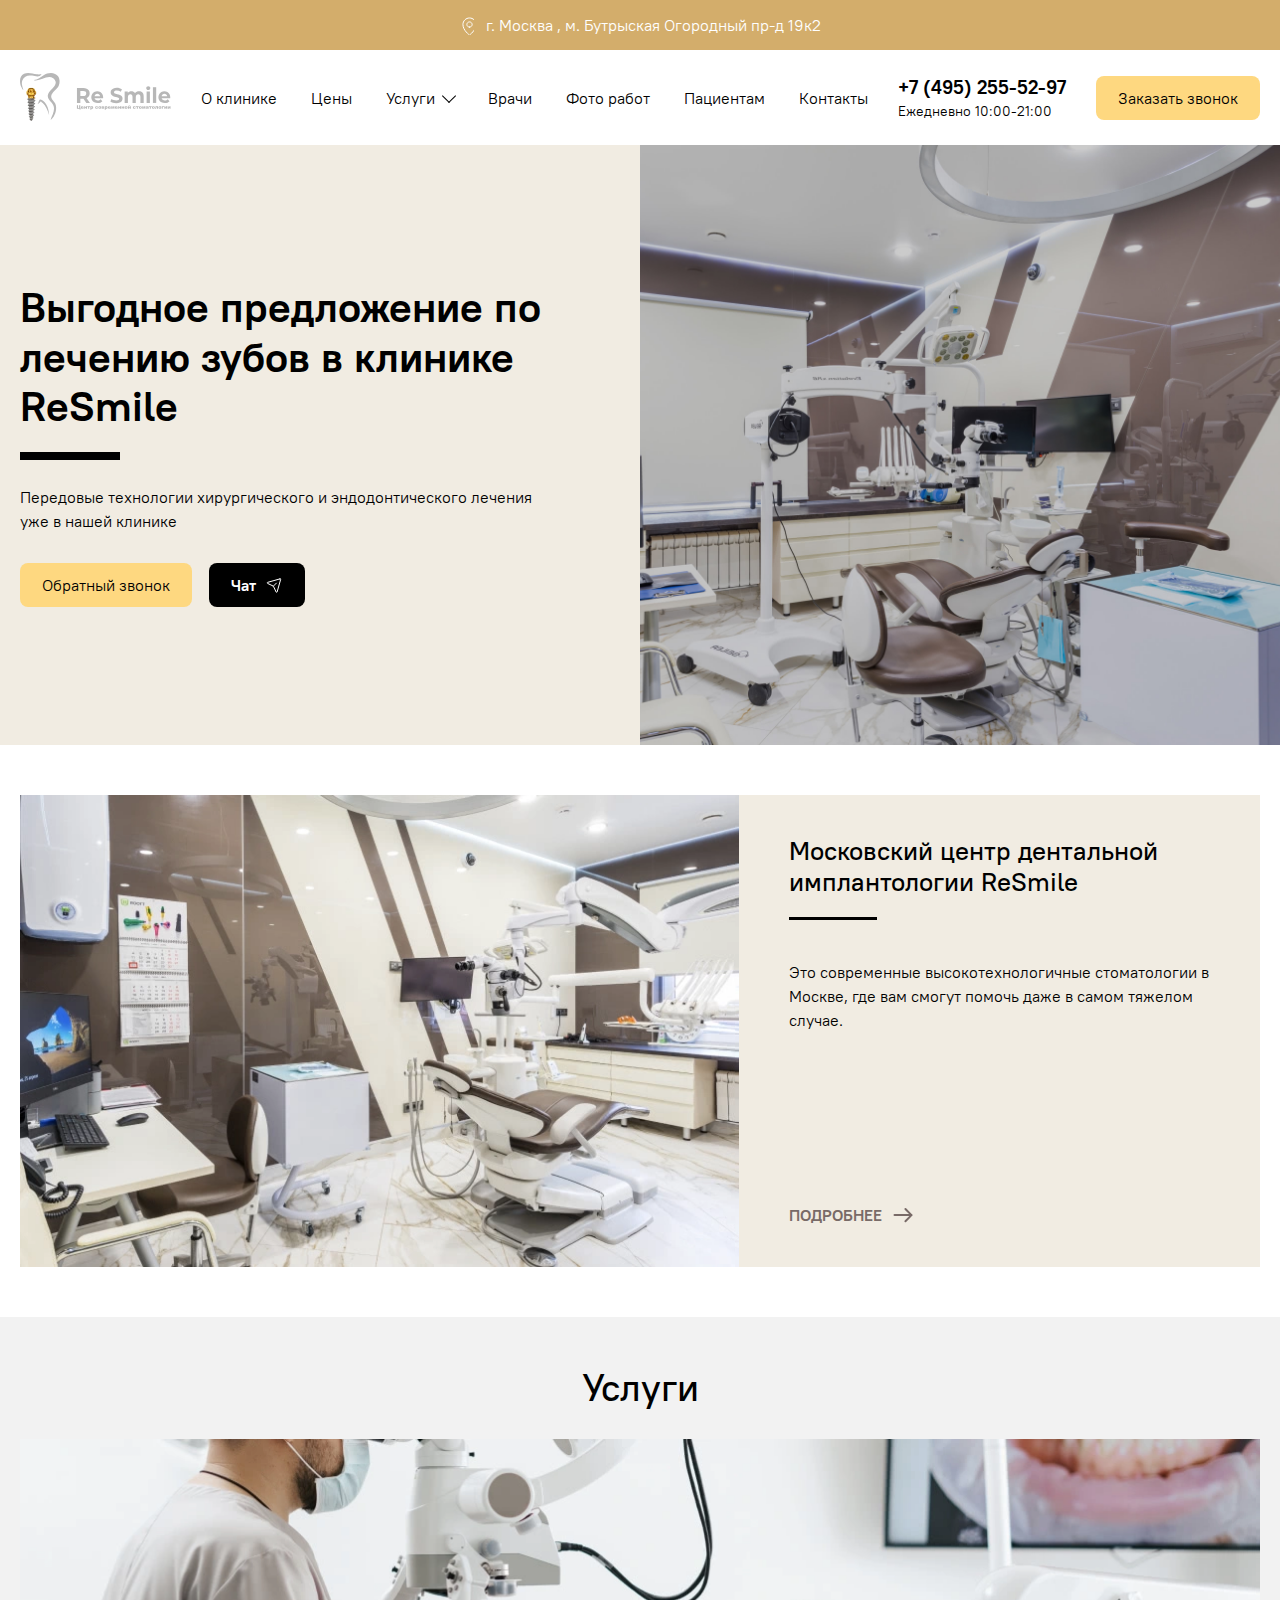
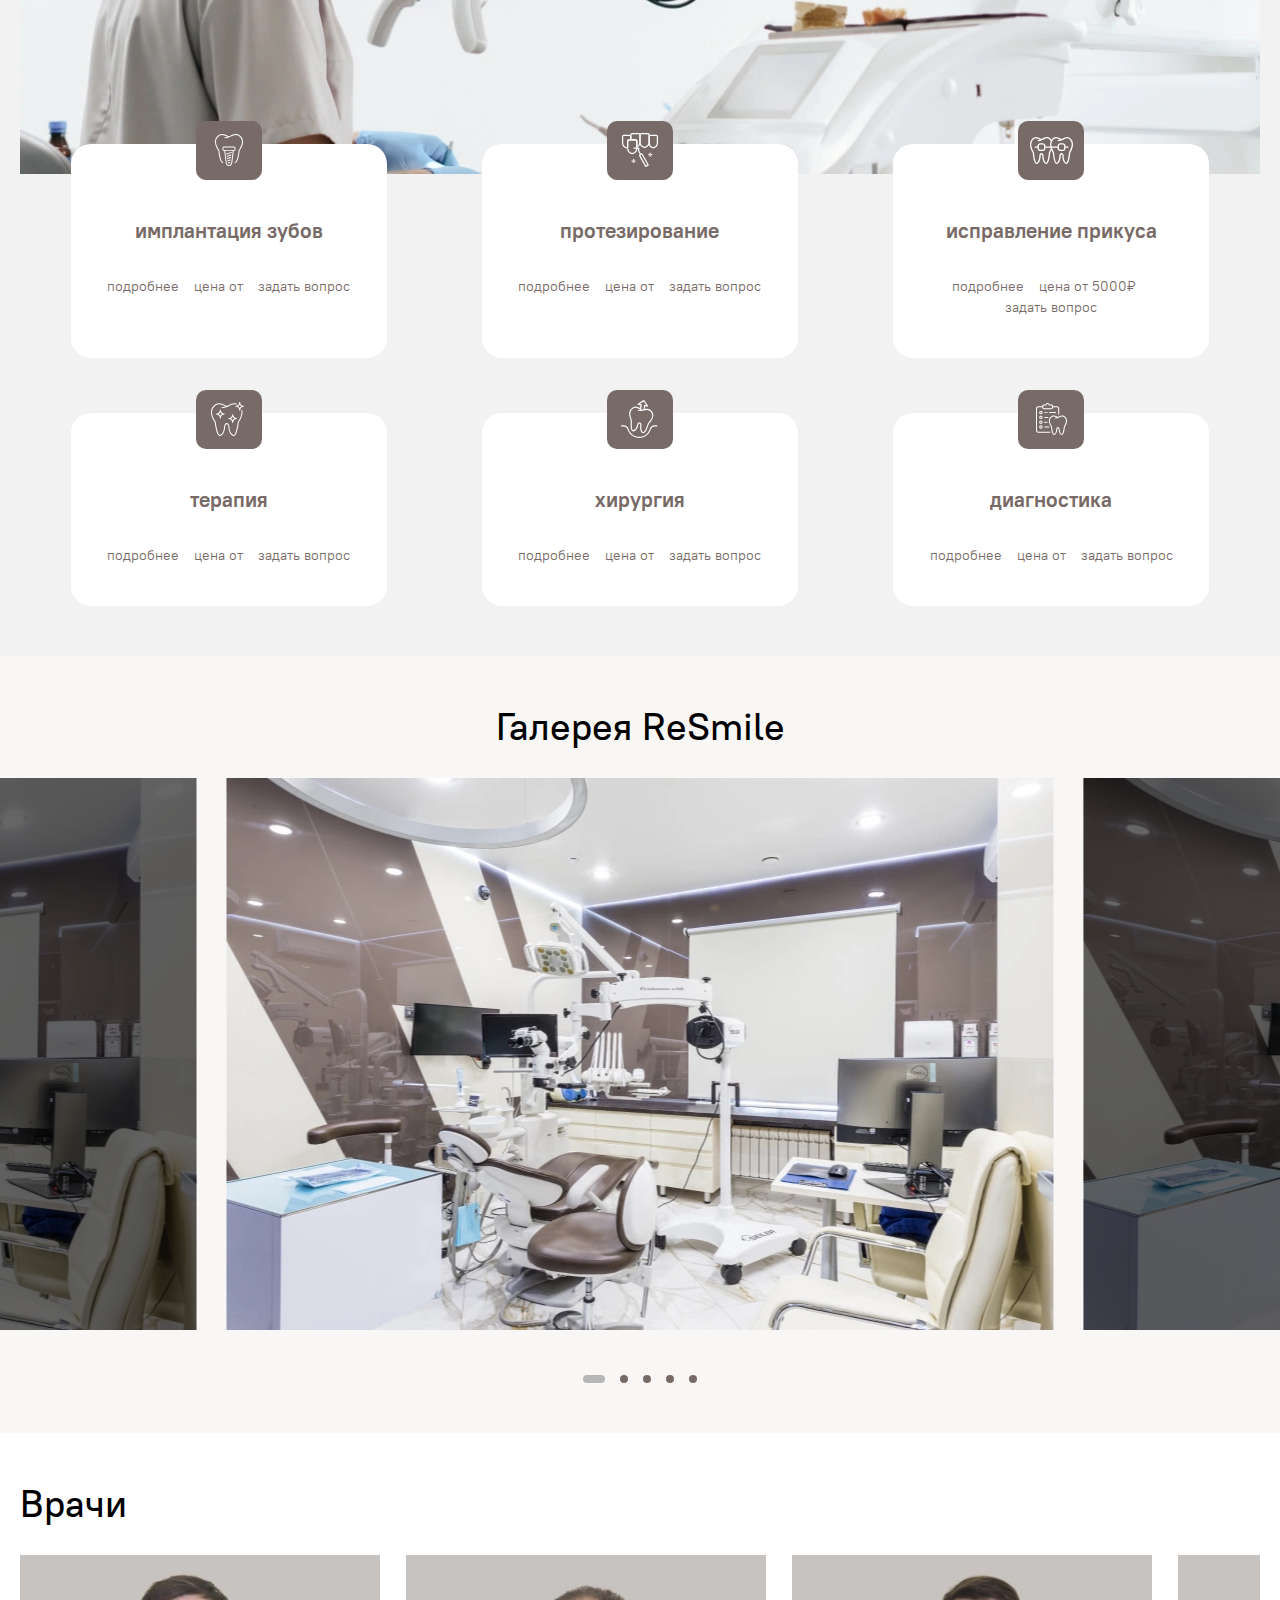
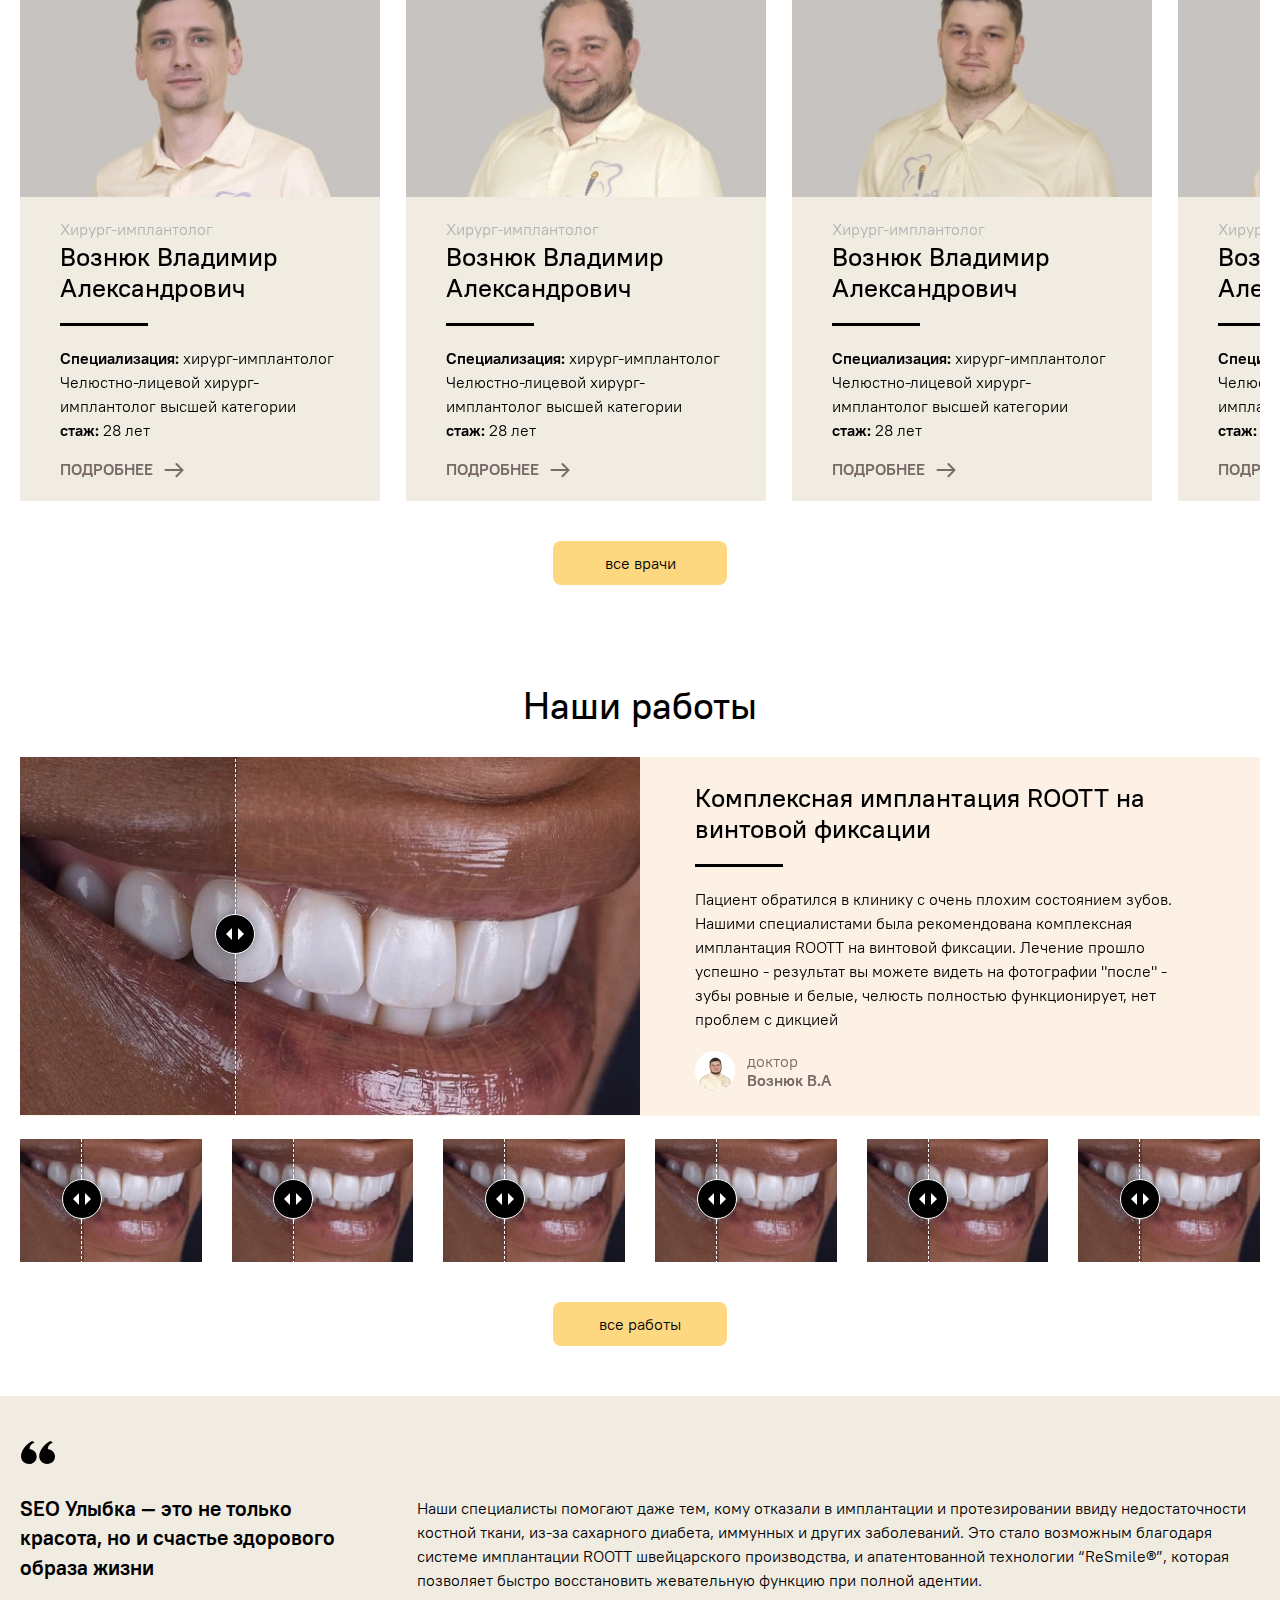
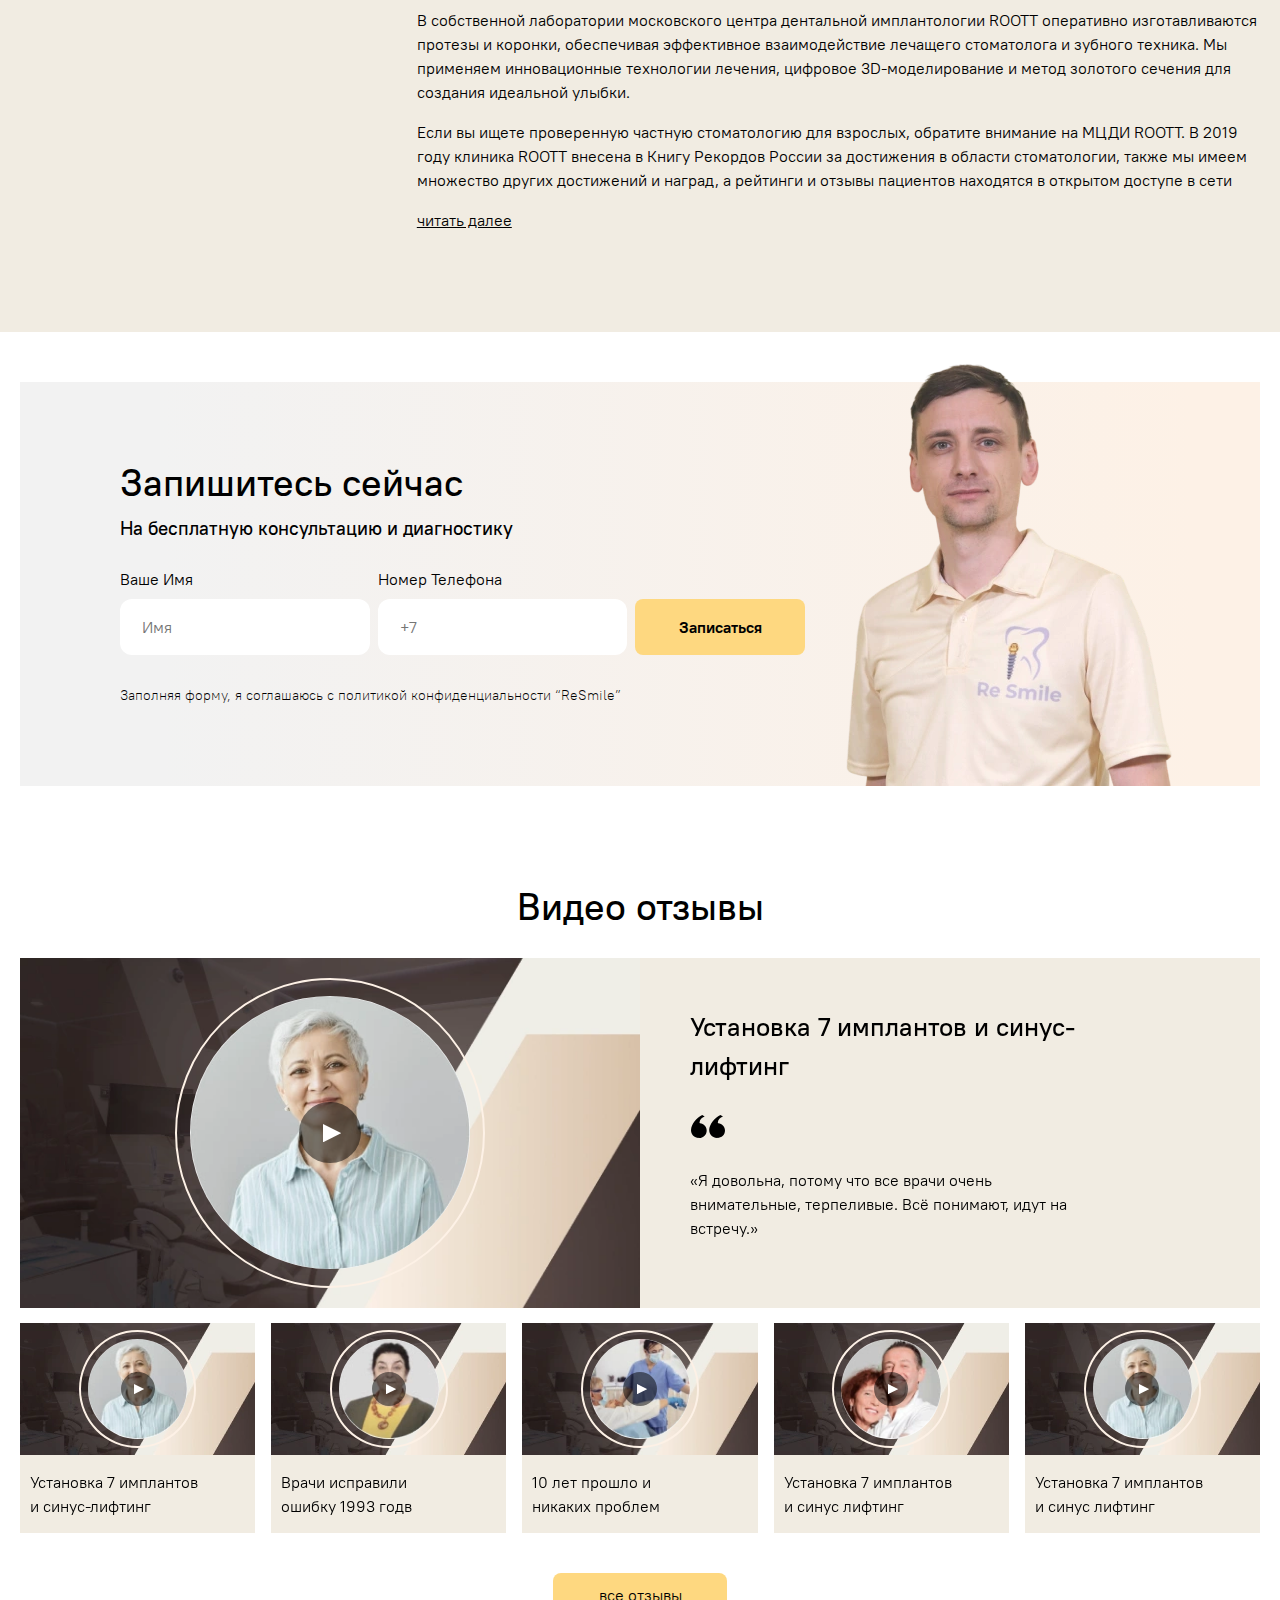
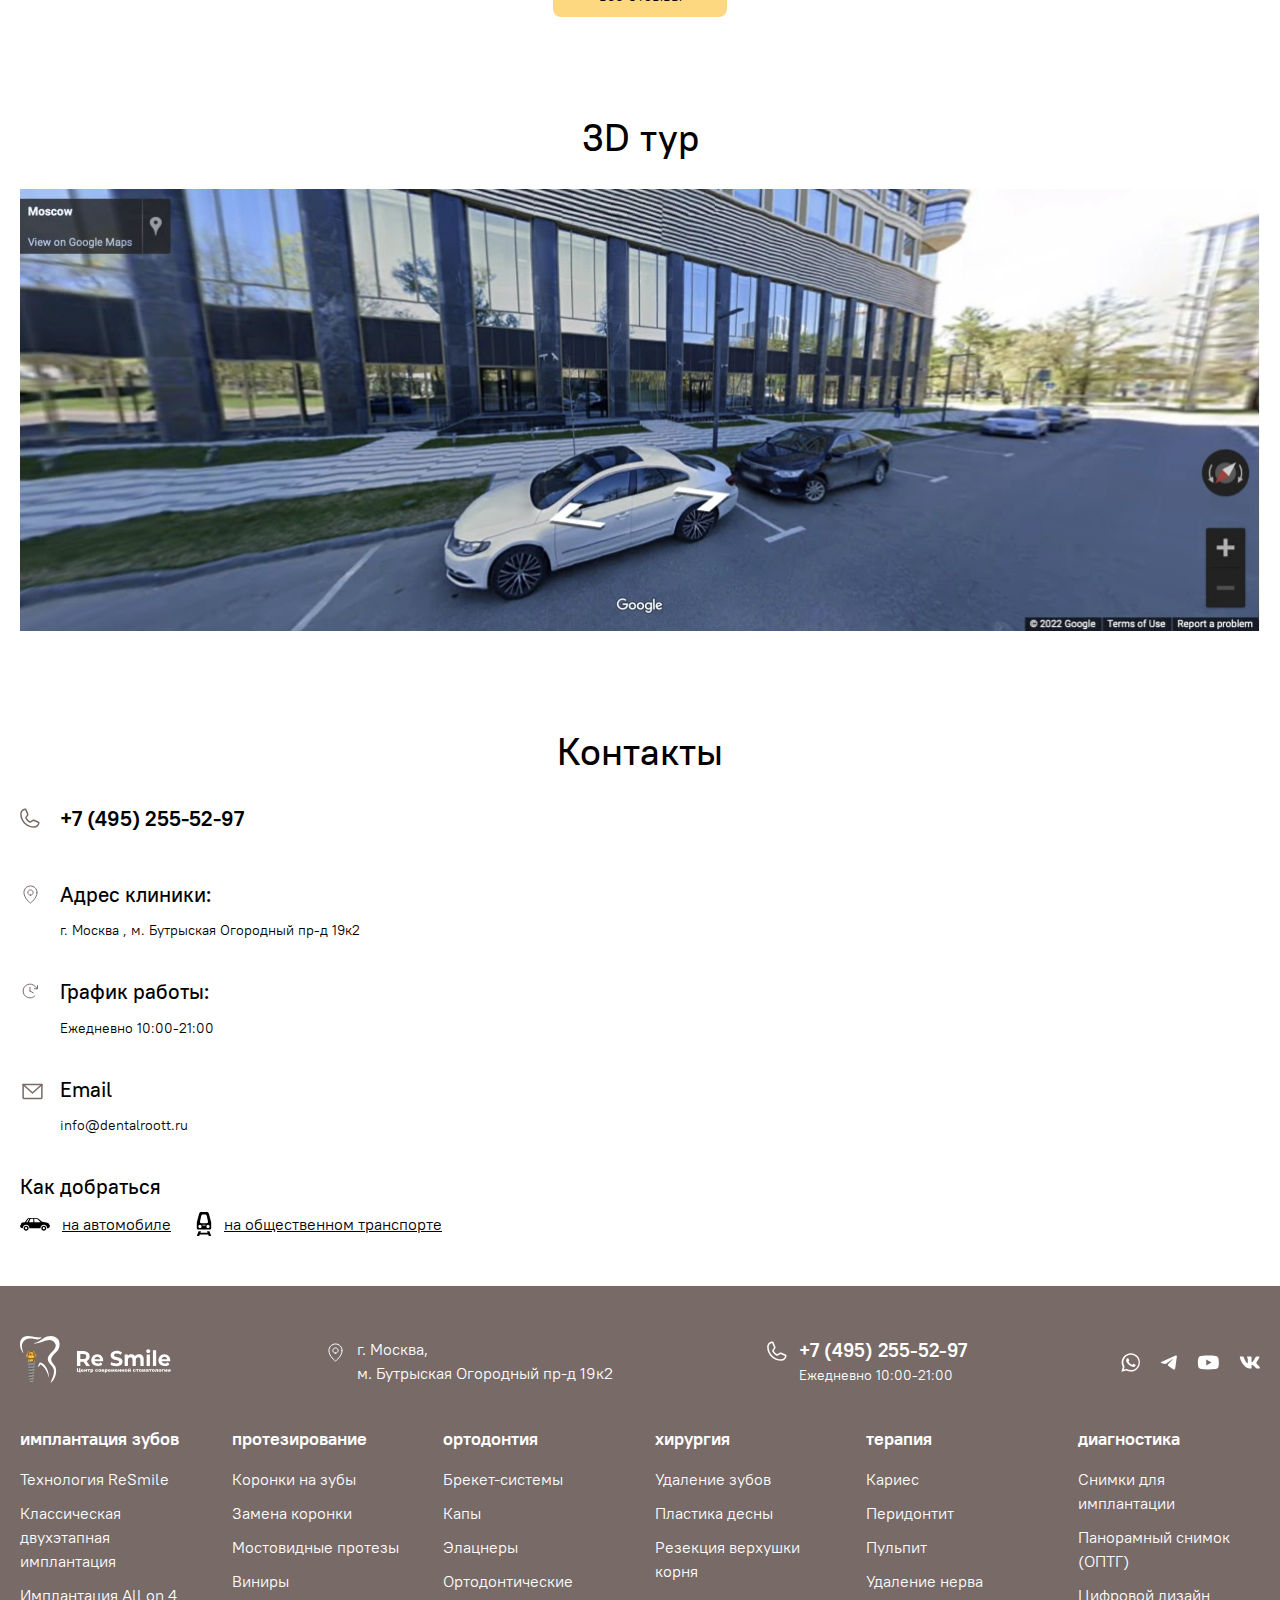
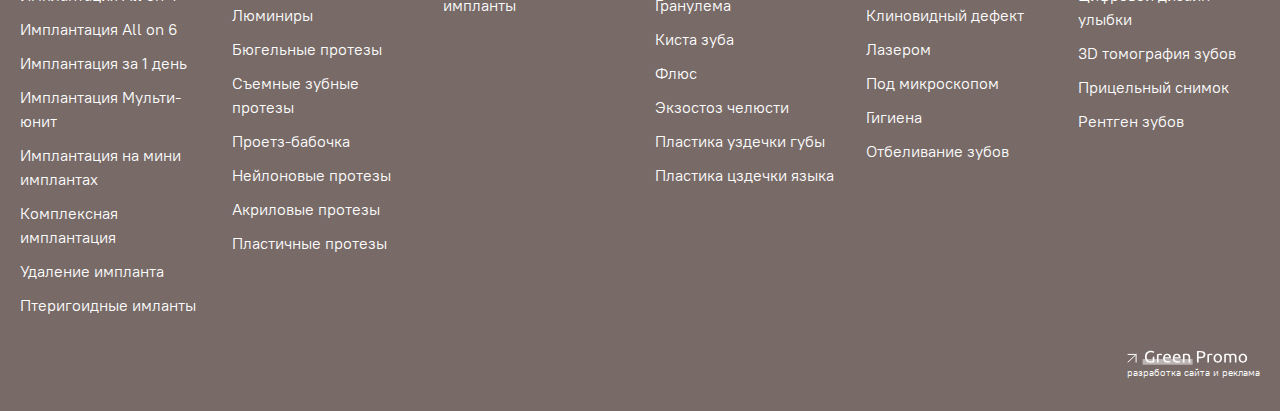
<file: index.html>
<!DOCTYPE html>
<html lang="ru">
  <head>
    <meta charset="utf-8">
    <meta name="viewport" content="width=device-width, initial-scale=1, shrink-to-fit=no">
    <meta name="format-detection" content="telephone=no">
    <title>Главная страница</title>
    <meta name="description" content="Описание главной страницы">
    <meta name="keywords" content="Ключи главной страницы">
    <link rel="shortcut icon" href="img/favicon.ico" type="image/x-icon">
    <link rel="stylesheet" href="css/libs/tiny-slider.css">
    <link rel="stylesheet" href="css/libs/fancybox.css">
    <link rel="stylesheet" href="css/libs/twentytwenty.css">
    <link rel="stylesheet" href="css/style.min.css">
  </head>
  <body>
    <div class="top">
      <div class="container">
        <div class="top__item">
          <svg width="15" height="19" viewBox="0 0 15 19" fill="none" xmlns="http://www.w3.org/2000/svg">
            <use xlink:href="#svg-address"></use>
          </svg>г. Москва , м. Бутрыская Огородный пр-д 19к2
        </div>
      </div>
    </div>
    <header class="header">
      <div class="container header__cols"><a class="header__col logo _logo" href="index.html"><span class="logo__icon">
            <svg width="40" height="49" viewBox="0 0 40 49" fill="none" xmlns="http://www.w3.org/2000/svg" xmlns:xlink="http://www.w3.org/1999/xlink">
              <use xlink:href="#svg-logo"></use>
            </svg>
            <picture>
              <source type="image/webp" srcset="img/logo@2x.webp 2x, img/logo.webp 2x">
              <source type="image/png" srcset="img/logo@2x.png 2x, img/logo.png 2x"><img class="logo__img" src="img/logo.png" alt="" width="12" height="35">
            </picture></span>
          <svg class="logo__text" width="95" height="24" viewBox="0 0 95 24" fill="none" xmlns="http://www.w3.org/2000/svg">
            <use xlink:href="#svg-logo-text"></use>
          </svg></a>
        <div class="header__col header__mobile"><a class="header__mobile-phone" href="tel:+74952555297">
            <svg width="20" height="20" viewBox="0 0 20 20" fill="none" xmlns="http://www.w3.org/2000/svg">
              <use xlink:href="#svg-phone"></use>
            </svg></a>
          <button class="button header__mobile-button _yellow" type="button" data-fancybox data-src="#modal-order">Записаться</button>
          <button class="header__mobile-burger" type="button"><span></span><span></span><span></span></button>
        </div>
        <nav class="header__col nav _nav">
          <!-- Класс _active у активного li-->
          <ul>
            <li><a href="about.html">О клинике</a></li>
            <li><a href="price.html">Цены</a></li>
            <li class="_parent"><a href="#nav-services">Услуги</a></li>
            <li><a href="doctors.html">Врачи</a></li>
            <li><a href="projects.html">Фото работ</a></li>
            <li><a href="articles.html">Пациентам</a></li>
            <li><a href="contacts.html">Контакты</a></li>
          </ul>
        </nav>
        <div class="header__col header__contacts _contacts"><a class="header__phone" href="tel:+74952555297">+7 (495) 255-52-97</a>
          <div class="header__schedule">Ежедневно 10:00-21:00</div>
        </div>
        <div class="header__col _callback">
          <button class="header__callback button _yellow" type="button" data-fancybox data-src="#modal-order">Заказать звонок</button>
        </div>
      </div>
      <div class="nav-slide" id="nav-services">
        <div class="container">
          <!-- Класс _active у активного li-->
          <ul class="nav-slide__list">
            <li class="_parent"><a href="service.html">Имплантация зубов</a>
              <ul>
                <li>
                  <ul>
                    <li><a href="service.html">Базальная имплантация</a></li>
                    <li><a href="service.html">Имплантация с немедленной нагрузкой</a></li>
                    <li><a href="service.html">Экспресс-имплантация</a></li>
                    <li><a href="service.html">Зубные мини импланты</a></li>
                    <li><a href="service.html">Имплантация последнего поколения</a></li>
                    <li><a href="service.html">Безоперационная имплантацяи</a></li>
                    <li><a href="service.html">Дентальная имплантация</a></li>
                    <li><a href="service.html">Балочные протезы</a></li>
                  </ul>
                </li>
                <li>
                  <ul class="_strong">
                    <li><a href="service.html">Классическая двухэтапная имплантация</a></li>
                    <li><a href="service.html">Имплантация зубов all-on-4</a></li>
                    <li><a href="service.html">Имплантация зубов All-on-6</a></li>
                  </ul>
                </li>
                <li>
                  <ul>
                    <li><a href="service.html">Трансгингивальная имплантация</a></li>
                    <li><a href="service.html">Комбинированная имплантация</a></li>
                    <li><a href="service.html">Имплантация Мульти-юнит</a></li>
                  </ul>
                </li>
                <li>
                  <ul>
                    <li><a href="service.html">Имплантация под ключ</a></li>
                    <li><a href="service.html">Подготовка к имплантации</a></li>
                    <li><a href="service.html">Компрессионные импланты</a></li>
                  </ul>
                </li>
                <li>
                  <ul class="_strong">
                    <li><a href="service.html">Синус-лифтинг</a></li>
                  </ul>
                </li>
                <li>
                  <ul>
                    <li><a href="service.html">Имплантация 1 зуба</a></li>
                    <li><a href="service.html">Имплантация 2 зубов</a></li>
                    <li><a href="service.html">Имплантация 3 зубов</a></li>
                  </ul>
                </li>
                <li>
                  <ul>
                    <li><a href="service.html">Имплантация нижних зубов</a></li>
                    <li><a href="service.html">Имплантация передних зубов</a></li>
                    <li><a href="service.html">Имплантация при полном отсутствии зубов</a></li>
                    <li><a href="service.html">Имплантация верхних зубов</a></li>
                    <li><a href="service.html">Имплантация жевательных зубов</a></li>
                  </ul>
                </li>
                <li>
                  <ul>
                    <li><a href="service.html">Имплантация при пародонтозе</a></li>
                    <li><a href="service.html">Имплантация при отсутствии костной ткани</a></li>
                    <li><a href="service.html">Имплантация при неправильном прикусе</a></li>
                  </ul>
                </li>
                <li>
                  <ul>
                    <li><a href="service.html">Скуловая имплантация</a></li>
                  </ul>
                </li>
              </ul>
            </li>
            <li><a href="service.html">Протезирование зубов</a></li>
            <li><a href="service.html">Хирургия</a></li>
            <li><a href="service.html">Ортодонтия</a></li>
            <li><a href="service.html">Диагностика</a></li>
            <li><a href="service.html">Терапия</a></li>
          </ul>
        </div>
      </div>
      <div class="nav-slide__overlay"></div>
      <div class="nav-mobile _main">
        <button class="nav-mobile__close" type="button"></button>
        <div class="container nav-mobile__content">
          <!--Класс _active у активного li-->
          <ul class="nav-mobile__list">
            <li><a href="about.html">О клинике</a></li>
            <li><a href="price.html">Цены</a></li>
            <li class="_parent"><a href="service.html">Услуги</a><span></span>
              <ul>
                <li class="_parent"><a href="service.html">Имплантация зубов</a><span data-src="#nav-mobile-service-1"></span></li>
                <li class="_parent"><a href="service.html">Протезирование</a><span data-src="#nav-mobile-service-2"></span></li>
                <li class="_parent"><a href="service.html">Ортодонтия</a><span data-src="#nav-mobile-service-3"></span></li>
                <li class="_parent"><a href="service.html">Хирургия</a><span data-src="#nav-mobile-service-4"></span></li>
                <li class="_parent"><a href="service.html">Терапия</a><span data-src="#nav-mobile-service-5"></span></li>
                <li class="_parent"><a href="service.html">Диагностика</a><span data-src="#nav-mobile-service-6"></span></li>
              </ul>
            </li>
            <li><a href="doctors.html">Врачи</a></li>
            <li><a href="projects.html">Фото работ</a></li>
            <li><a href="articles.html">Пациентам</a></li>
            <li><a href="contacts.html">Контакты</a></li>
          </ul>
          <div class="nav-mobile__contacts"><a class="nav-mobile__phone" href="tel:+74952555297">+7 (495) 255-52-97</a>
            <div class="nav-mobile__item nav-mobile__schedule">
              <svg width="20" height="20" viewBox="0 0 20 20" fill="none" xmlns="http://www.w3.org/2000/svg">
                <use xlink:href="#svg-schedule"></use>
              </svg>Ежедневно 10:00-21:00
            </div>
            <div class="nav-mobile__item">
              <svg width="21" height="21" viewBox="0 0 21 21" fill="none" xmlns="http://www.w3.org/2000/svg">
                <use xlink:href="#svg-address"></use>
              </svg>г. Москва , м. Бутрыская Огородный пр-д 19к2
            </div>
          </div>
        </div>
      </div>
      <div class="nav-mobile" id="nav-mobile-service-1">
        <button class="nav-mobile__close _back" type="button">
          <svg width="24" height="25" viewBox="0 0 24 25" fill="none" xmlns="http://www.w3.org/2000/svg">
            <use xlink:href="#svg-back"></use>
          </svg>
        </button>
        <div class="container nav-mobile__content">
          <div class="nav-mobile__title">Имплантация зубов</div>
          <ul class="nav-mobile__list _sub">
            <li><a href="service.html">Технология ReSmile</a></li>
            <li><a href="service.html">Классическая двухэтапная имплантация</a></li>
            <li><a href="service.html">Имплантация All on 4</a></li>
            <li><a href="service.html">Имплантация All on 6</a></li>
            <li><a href="service.html">Имплантация за 1 день</a></li>
            <li><a href="service.html">Имплантация Мульти-юнит</a></li>
            <li><a href="service.html">Имплантация на мини имплантах</a></li>
            <li><a href="service.html">Комплексная имплантация</a></li>
            <li><a href="service.html">Удаление импланта</a></li>
            <li><a href="service.html">Птеригоидные имланты</a></li>
          </ul>
        </div>
      </div>
      <div class="nav-mobile" id="nav-mobile-service-2">
        <button class="nav-mobile__close _back" type="button">
          <svg width="24" height="25" viewBox="0 0 24 25" fill="none" xmlns="http://www.w3.org/2000/svg">
            <use xlink:href="#svg-back"></use>
          </svg>
        </button>
        <div class="container nav-mobile__content">
          <div class="nav-mobile__title">Протезирование</div>
          <ul class="nav-mobile__list _sub">
            <li><a href="service.html">Подкатегория протезирования</a></li>
          </ul>
        </div>
      </div>
      <div class="nav-mobile" id="nav-mobile-service-3">
        <button class="nav-mobile__close _back" type="button">
          <svg width="24" height="25" viewBox="0 0 24 25" fill="none" xmlns="http://www.w3.org/2000/svg">
            <use xlink:href="#svg-back"></use>
          </svg>
        </button>
        <div class="container nav-mobile__content">
          <div class="nav-mobile__title">Ортодонтия</div>
          <ul class="nav-mobile__list _sub">
            <li><a href="service.html">Подкатегория ортодонтии</a></li>
          </ul>
        </div>
      </div>
      <div class="nav-mobile" id="nav-mobile-service-4">
        <button class="nav-mobile__close _back" type="button">
          <svg width="24" height="25" viewBox="0 0 24 25" fill="none" xmlns="http://www.w3.org/2000/svg">
            <use xlink:href="#svg-back"></use>
          </svg>
        </button>
        <div class="container nav-mobile__content">
          <div class="nav-mobile__title">Хирургия</div>
          <ul class="nav-mobile__list _sub">
            <li><a href="service.html">Подкатегория хирургии</a></li>
          </ul>
        </div>
      </div>
      <div class="nav-mobile" id="nav-mobile-service-5">
        <button class="nav-mobile__close _back" type="button">
          <svg width="24" height="25" viewBox="0 0 24 25" fill="none" xmlns="http://www.w3.org/2000/svg">
            <use xlink:href="#svg-back"></use>
          </svg>
        </button>
        <div class="container nav-mobile__content">
          <div class="nav-mobile__title">Терапия</div>
          <ul class="nav-mobile__list _sub">
            <li><a href="service.html">Подкатегория терапии</a></li>
          </ul>
        </div>
      </div>
      <div class="nav-mobile" id="nav-mobile-service-6">
        <button class="nav-mobile__close _back" type="button">
          <svg width="24" height="25" viewBox="0 0 24 25" fill="none" xmlns="http://www.w3.org/2000/svg">
            <use xlink:href="#svg-back"></use>
          </svg>
        </button>
        <div class="container nav-mobile__content">
          <div class="nav-mobile__title">Диагностика</div>
          <ul class="nav-mobile__list _sub">
            <li><a href="service.html">Подкатегория диагностики</a></li>
          </ul>
        </div>
      </div>
    </header>
    <main class="main">
      <section class="intro">
        <div class="intro__img" style="background: url('img/tmp/intro-home@2x.jpg') no-repeat center center; background-size: cover;"></div>
        <div class="container">
          <div class="intro__wrapper">
            <h1 class="intro__title">Выгодное предложение по лечению зубов в клинике ReSmile</h1>
            <div class="intro__text">Передовые технологии хирургического и эндодонтического лечения  уже в нашей клинике</div>
            <div class="intro__controls">
              <button class="button intro__control _yellow" type="button" data-fancybox data-src="#modal-order">Обратный звонок</button><a class="button intro__control _black" href="tg://resolve?domain=" target="_blank" rel="nofollow">Чат
                <svg width="17" height="18" viewBox="0 0 17 18" fill="none" xmlns="http://www.w3.org/2000/svg">
                  <use xlink:href="#svg-telegram"></use>
                </svg></a>
            </div>
          </div>
        </div>
      </section>
      <section class="section about">
        <div class="container">
          <div class="about__wrapper">
            <picture class="about__img">
              <source type="image/webp" srcset="img/tmp/about@2x.webp 2x, img/tmp/about.webp 1x">
              <source type="image/jpeg" srcset="img/tmp/about@2x.jpg 2x, img/tmp/about.jpg 1x"><img src="img/tmp/about.jpg" alt="" width="724" height="475">
            </picture>
            <div class="about__content">
              <div class="about__col">
                <h3 class="about__title border-bottom">Московский центр дентальной имплантологии ReSmile</h3>
                <div class="about__text">Это современные высокотехнологичные стоматологии в Москве, где вам смогут помочь даже в самом тяжелом случае.</div>
              </div><a class="about__link more" href="about.html">Подробнее
                <svg width="23" height="23" viewBox="0 0 23 23" fill="none" xmlns="http://www.w3.org/2000/svg">
                  <use xlink:href="#svg-back"></use>
                </svg></a>
            </div>
          </div>
        </div>
      </section>
      <section class="section services _gray">
        <div class="container">
          <h3 class="section__title">Услуги</h3>
          <picture class="services__img">
            <source type="image/webp" srcset="img/tmp/services@2x.webp 2x, img/tmp/services.webp 1x">
            <source type="image/jpeg" srcset="img/tmp/services@2x.jpg 2x, img/tmp/services.jpg 1x"><img src="img/tmp/services.jpg" alt="" width="1236" height="334">
          </picture>
          <div class="services__cols">
            <div class="services__col">
              <div class="services__item">
                <div class="services__icon">
                  <svg width="28" height="32" viewBox="0 0 28 32" fill="none" xmlns="http://www.w3.org/2000/svg">
                    <use xlink:href="#svg-services-1"></use>
                  </svg>
                </div><a class="services__title" href="service.html">имплантация зубов</a>
                <div class="services__controls"><a class="services__control _link" href="service.html">подробнее</a>
                  <div class="services__control">цена от</div>
                  <button class="services__control _link" type="button">задать вопрос</button>
                </div>
              </div>
            </div>
            <div class="services__col">
              <div class="services__item">
                <div class="services__icon">
                  <svg width="36" height="34" viewBox="0 0 36 34" fill="none" xmlns="http://www.w3.org/2000/svg">
                    <use xlink:href="#svg-services-2"></use>
                  </svg>
                </div><a class="services__title" href="service.html">протезирование</a>
                <div class="services__controls"><a class="services__control _link" href="service.html">подробнее</a>
                  <div class="services__control">цена от</div>
                  <button class="services__control _link" type="button">задать вопрос</button>
                </div>
              </div>
            </div>
            <div class="services__col">
              <div class="services__item">
                <div class="services__icon">
                  <svg width="43" height="27" viewBox="0 0 43 27" fill="none" xmlns="http://www.w3.org/2000/svg">
                    <use xlink:href="#svg-services-3"></use>
                  </svg>
                </div><a class="services__title" href="service.html">исправление прикуса</a>
                <div class="services__controls"><a class="services__control _link" href="service.html">подробнее</a>
                  <div class="services__control">цена от 5000₽</div>
                  <button class="services__control _link" type="button">задать вопрос</button>
                </div>
              </div>
            </div>
            <div class="services__col">
              <div class="services__item">
                <div class="services__icon">
                  <svg width="36" height="34" viewBox="0 0 36 34" fill="none" xmlns="http://www.w3.org/2000/svg">
                    <use xlink:href="#svg-services-4"></use>
                  </svg>
                </div><a class="services__title" href="service.html">терапия</a>
                <div class="services__controls"><a class="services__control _link" href="service.html">подробнее</a>
                  <div class="services__control">цена от</div>
                  <button class="services__control _link" type="button">задать вопрос</button>
                </div>
              </div>
            </div>
            <div class="services__col">
              <div class="services__item">
                <div class="services__icon">
                  <svg width="37" height="38" viewBox="0 0 37 38" fill="none" xmlns="http://www.w3.org/2000/svg">
                    <use xlink:href="#svg-services-5"></use>
                  </svg>
                </div><a class="services__title" href="service.html">хирургия</a>
                <div class="services__controls"><a class="services__control _link" href="service.html">подробнее</a>
                  <div class="services__control">цена от</div>
                  <button class="services__control _link" type="button">задать вопрос</button>
                </div>
              </div>
            </div>
            <div class="services__col">
              <div class="services__item">
                <div class="services__icon">
                  <svg width="31" height="32" viewBox="0 0 31 32" fill="none" xmlns="http://www.w3.org/2000/svg">
                    <use xlink:href="#svg-services-6"></use>
                  </svg>
                </div><a class="services__title" href="service.html">диагностика</a>
                <div class="services__controls"><a class="services__control _link" href="service.html">подробнее</a>
                  <div class="services__control">цена от</div>
                  <button class="services__control _link" type="button">задать вопрос</button>
                </div>
              </div>
            </div>
          </div>
        </div>
      </section>
      <section class="section gallery _beige-light">
        <div class="container">
          <h3 class="section__title">Галерея ReSmile</h3>
          <div class="gallery__carousel">
            <div class="gallery__slide"><a href="img/tmp/gallery@2x.jpg" data-fancybox="gallery">
                <picture>
                  <source type="image/webp" srcset="img/tmp/gallery@2x.webp 2x, img/tmp/gallery.webp 1x">
                  <source type="image/jpeg" srcset="img/tmp/gallery@2x.jpg 2x, img/tmp/gallery.jpg 1x"><img class="gallery__img" src="img/tmp/gallery.jpg" alt="" width="827" height="552">
                </picture></a></div>
            <div class="gallery__slide"><a href="img/tmp/gallery@2x.jpg" data-fancybox="gallery">
                <picture>
                  <source type="image/webp" srcset="img/tmp/gallery@2x.webp 2x, img/tmp/gallery.webp 1x">
                  <source type="image/jpeg" srcset="img/tmp/gallery@2x.jpg 2x, img/tmp/gallery.jpg 1x"><img class="gallery__img" src="img/tmp/gallery.jpg" alt="" width="827" height="552">
                </picture></a></div>
            <div class="gallery__slide"><a href="img/tmp/gallery@2x.jpg" data-fancybox="gallery">
                <picture>
                  <source type="image/webp" srcset="img/tmp/gallery@2x.webp 2x, img/tmp/gallery.webp 1x">
                  <source type="image/jpeg" srcset="img/tmp/gallery@2x.jpg 2x, img/tmp/gallery.jpg 1x"><img class="gallery__img" src="img/tmp/gallery.jpg" alt="" width="827" height="552">
                </picture></a></div>
            <div class="gallery__slide"><a href="img/tmp/gallery@2x.jpg" data-fancybox="gallery">
                <picture>
                  <source type="image/webp" srcset="img/tmp/gallery@2x.webp 2x, img/tmp/gallery.webp 1x">
                  <source type="image/jpeg" srcset="img/tmp/gallery@2x.jpg 2x, img/tmp/gallery.jpg 1x"><img class="gallery__img" src="img/tmp/gallery.jpg" alt="" width="827" height="552">
                </picture></a></div>
            <div class="gallery__slide"><a href="img/tmp/gallery@2x.jpg" data-fancybox="gallery">
                <picture>
                  <source type="image/webp" srcset="img/tmp/gallery@2x.webp 2x, img/tmp/gallery.webp 1x">
                  <source type="image/jpeg" srcset="img/tmp/gallery@2x.jpg 2x, img/tmp/gallery.jpg 1x"><img class="gallery__img" src="img/tmp/gallery.jpg" alt="" width="827" height="552">
                </picture></a></div>
          </div>
          <div class="gallery__dots dots">
            <button class="dots__item" type="button"></button>
            <button class="dots__item" type="button"></button>
            <button class="dots__item" type="button"></button>
            <button class="dots__item" type="button"></button>
            <button class="dots__item" type="button"></button>
          </div>
        </div>
      </section>
      <section class="section doctors-carousel">
        <div class="container">
          <h3 class="section__title _left">Врачи</h3>
          <div class="doctors-carousel__init">
            <div class="doctors-carousel__slide">
              <div class="doctor"><a class="doctor__img" href="doctor.html">
                  <picture>
                    <source type="image/webp" srcset="img/tmp/doctor-1@2x.webp 2x, img/tmp/doctor-1.webp 1x">
                    <source type="image/jpeg" srcset="img/tmp/doctor-1@2x.jpg 2x, img/tmp/doctor-1.jpg 1x"><img src="img/tmp/doctor-1.jpg" alt="" width="362" height="244">
                  </picture></a>
                <div class="doctor__content">
                  <div class="doctor__position">Хирург-имплантолог</div><a class="doctor__title border-bottom" href="doctor.html">Вознюк Владимир Александрович</a>
                  <div class="doctor__special"><strong>Специализация:</strong> хирург-имплантолог Челюстно-лицевой хирург-имплантолог высшей категории</div>
                  <div class="doctor__special"><strong>стаж:</strong> 28 лет</div><a class="doctor__link more" href="doctor.html">Подробнее
                    <svg width="23" height="23" viewBox="0 0 23 23" fill="none" xmlns="http://www.w3.org/2000/svg">
                      <use xlink:href="#svg-back"></use>
                    </svg></a>
                </div>
              </div>
            </div>
            <div class="doctors-carousel__slide">
              <div class="doctor"><a class="doctor__img" href="doctor.html">
                  <picture>
                    <source type="image/webp" srcset="img/tmp/doctor-2@2x.webp 2x, img/tmp/doctor-2.webp 1x">
                    <source type="image/jpeg" srcset="img/tmp/doctor-2@2x.jpg 2x, img/tmp/doctor-2.jpg 1x"><img src="img/tmp/doctor-2.jpg" alt="" width="362" height="244">
                  </picture></a>
                <div class="doctor__content">
                  <div class="doctor__position">Хирург-имплантолог</div><a class="doctor__title border-bottom" href="doctor.html">Вознюк Владимир Александрович</a>
                  <div class="doctor__special"><strong>Специализация:</strong> хирург-имплантолог Челюстно-лицевой хирург-имплантолог высшей категории</div>
                  <div class="doctor__special"><strong>стаж:</strong> 28 лет</div><a class="doctor__link more" href="doctor.html">Подробнее
                    <svg width="23" height="23" viewBox="0 0 23 23" fill="none" xmlns="http://www.w3.org/2000/svg">
                      <use xlink:href="#svg-back"></use>
                    </svg></a>
                </div>
              </div>
            </div>
            <div class="doctors-carousel__slide">
              <div class="doctor"><a class="doctor__img" href="doctor.html">
                  <picture>
                    <source type="image/webp" srcset="img/tmp/doctor-3@2x.webp 2x, img/tmp/doctor-3.webp 1x">
                    <source type="image/jpeg" srcset="img/tmp/doctor-3@2x.jpg 2x, img/tmp/doctor-3.jpg 1x"><img src="img/tmp/doctor-3.jpg" alt="" width="362" height="244">
                  </picture></a>
                <div class="doctor__content">
                  <div class="doctor__position">Хирург-имплантолог</div><a class="doctor__title border-bottom" href="doctor.html">Вознюк Владимир Александрович</a>
                  <div class="doctor__special"><strong>Специализация:</strong> хирург-имплантолог Челюстно-лицевой хирург-имплантолог высшей категории</div>
                  <div class="doctor__special"><strong>стаж:</strong> 28 лет</div><a class="doctor__link more" href="doctor.html">Подробнее
                    <svg width="23" height="23" viewBox="0 0 23 23" fill="none" xmlns="http://www.w3.org/2000/svg">
                      <use xlink:href="#svg-back"></use>
                    </svg></a>
                </div>
              </div>
            </div>
            <div class="doctors-carousel__slide">
              <div class="doctor"><a class="doctor__img" href="doctor.html">
                  <picture>
                    <source type="image/webp" srcset="img/tmp/doctor-1@2x.webp 2x, img/tmp/doctor-1.webp 1x">
                    <source type="image/jpeg" srcset="img/tmp/doctor-1@2x.jpg 2x, img/tmp/doctor-1.jpg 1x"><img src="img/tmp/doctor-1.jpg" alt="" width="362" height="244">
                  </picture></a>
                <div class="doctor__content">
                  <div class="doctor__position">Хирург-имплантолог</div><a class="doctor__title border-bottom" href="doctor.html">Вознюк Владимир Александрович</a>
                  <div class="doctor__special"><strong>Специализация:</strong> хирург-имплантолог Челюстно-лицевой хирург-имплантолог высшей категории</div>
                  <div class="doctor__special"><strong>стаж:</strong> 28 лет</div><a class="doctor__link more" href="doctor.html">Подробнее
                    <svg width="23" height="23" viewBox="0 0 23 23" fill="none" xmlns="http://www.w3.org/2000/svg">
                      <use xlink:href="#svg-back"></use>
                    </svg></a>
                </div>
              </div>
            </div>
            <div class="doctors-carousel__slide">
              <div class="doctor"><a class="doctor__img" href="doctor.html">
                  <picture>
                    <source type="image/webp" srcset="img/tmp/doctor-2@2x.webp 2x, img/tmp/doctor-2.webp 1x">
                    <source type="image/jpeg" srcset="img/tmp/doctor-2@2x.jpg 2x, img/tmp/doctor-2.jpg 1x"><img src="img/tmp/doctor-2.jpg" alt="" width="362" height="244">
                  </picture></a>
                <div class="doctor__content">
                  <div class="doctor__position">Хирург-имплантолог</div><a class="doctor__title border-bottom" href="doctor.html">Вознюк Владимир Александрович</a>
                  <div class="doctor__special"><strong>Специализация:</strong> хирург-имплантолог Челюстно-лицевой хирург-имплантолог высшей категории</div>
                  <div class="doctor__special"><strong>стаж:</strong> 28 лет</div><a class="doctor__link more" href="doctor.html">Подробнее
                    <svg width="23" height="23" viewBox="0 0 23 23" fill="none" xmlns="http://www.w3.org/2000/svg">
                      <use xlink:href="#svg-back"></use>
                    </svg></a>
                </div>
              </div>
            </div>
            <div class="doctors-carousel__slide">
              <div class="doctor"><a class="doctor__img" href="doctor.html">
                  <picture>
                    <source type="image/webp" srcset="img/tmp/doctor-3@2x.webp 2x, img/tmp/doctor-3.webp 1x">
                    <source type="image/jpeg" srcset="img/tmp/doctor-3@2x.jpg 2x, img/tmp/doctor-3.jpg 1x"><img src="img/tmp/doctor-3.jpg" alt="" width="362" height="244">
                  </picture></a>
                <div class="doctor__content">
                  <div class="doctor__position">Хирург-имплантолог</div><a class="doctor__title border-bottom" href="doctor.html">Вознюк Владимир Александрович</a>
                  <div class="doctor__special"><strong>Специализация:</strong> хирург-имплантолог Челюстно-лицевой хирург-имплантолог высшей категории</div>
                  <div class="doctor__special"><strong>стаж:</strong> 28 лет</div><a class="doctor__link more" href="doctor.html">Подробнее
                    <svg width="23" height="23" viewBox="0 0 23 23" fill="none" xmlns="http://www.w3.org/2000/svg">
                      <use xlink:href="#svg-back"></use>
                    </svg></a>
                </div>
              </div>
            </div>
          </div>
          <div class="section__more"><a class="button _yellow" href="doctors.html">все врачи</a></div>
        </div>
      </section>
      <section class="section works-carousel">
        <div class="container">
          <h3 class="section__title">Наши работы</h3>
          <div class="works-carousel__init">
            <div class="work-carousel__slide">
              <div class="work">
                <div class="work__col">
                  <div class="shtorka">
                    <picture class="shtorka__img _before">
                      <source type="image/webp" srcset="img/tmp/work-before@2x.webp 2x, img/tmp/work-before.webp 1x">
                      <source type="image/jpeg" srcset="img/tmp/work-before@2x.jpg 2x, img/tmp/work-before.jpg 1x"><img src="img/tmp/work-before.jpg" alt="" width="634" height="366">
                    </picture>
                    <picture class="shtorka__img _after">
                      <source type="image/webp" srcset="img/tmp/work@2x.webp 2x, img/tmp/work.webp 1x">
                      <source type="image/jpeg" srcset="img/tmp/work@2x.jpg 2x, img/tmp/work.jpg 1x"><img src="img/tmp/work.jpg" alt="" width="634" height="366">
                    </picture>
                  </div>
                </div>
                <div class="work__col work__content"><a class="work__title border-bottom" href="project.html">Комплексная имплантация ROOTT на винтовой фиксации</a>
                  <div class="work__text">Пациент обратился в клинику с очень плохим состоянием зубов. Нашими специалистами была рекомендована комплексная имплантация ROOTT на винтовой фиксации. Лечение прошло успешно - результат вы можете видеть на фотографии "после" - зубы ровные и белые, челюсть полностью функционирует, нет проблем с дикцией</div><a class="work__doctor" href="doctor.html">
                    <picture>
                      <source type="image/webp" srcset="img/tmp/doctor-small@2x.webp 2x, img/tmp/doctor-small.webp 1x">
                      <source type="image/png" srcset="img/tmp/doctor-small@2x.png 2x, img/tmp/doctor-small.png 1x"><img class="work__doctor-img" src="img/tmp/doctor-small.png" alt="" width="40" height="40">
                    </picture>
                    <div class="work__doctor-content">
                      <div class="work__doctor-position">доктор</div>
                      <div class="work__doctor-title">Вознюк В.A</div>
                    </div></a>
                </div>
              </div>
            </div>
            <div class="work-carousel__slide">
              <div class="work">
                <div class="work__col">
                  <div class="shtorka">
                    <picture class="shtorka__img _before">
                      <source type="image/webp" srcset="img/tmp/work-before@2x.webp 2x, img/tmp/work-before.webp 1x">
                      <source type="image/jpeg" srcset="img/tmp/work-before@2x.jpg 2x, img/tmp/work-before.jpg 1x"><img src="img/tmp/work-before.jpg" alt="" width="634" height="366">
                    </picture>
                    <picture class="shtorka__img _after">
                      <source type="image/webp" srcset="img/tmp/work@2x.webp 2x, img/tmp/work.webp 1x">
                      <source type="image/jpeg" srcset="img/tmp/work@2x.jpg 2x, img/tmp/work.jpg 1x"><img src="img/tmp/work.jpg" alt="" width="634" height="366">
                    </picture>
                  </div>
                </div>
                <div class="work__col work__content"><a class="work__title border-bottom" href="project.html">Комплексная имплантация ROOTT на винтовой фиксации</a>
                  <div class="work__text">Пациент обратился в клинику с очень плохим состоянием зубов. Нашими специалистами была рекомендована комплексная имплантация ROOTT на винтовой фиксации. Лечение прошло успешно - результат вы можете видеть на фотографии "после" - зубы ровные и белые, челюсть полностью функционирует, нет проблем с дикцией</div><a class="work__doctor" href="doctor.html">
                    <picture>
                      <source type="image/webp" srcset="img/tmp/doctor-small@2x.webp 2x, img/tmp/doctor-small.webp 1x">
                      <source type="image/png" srcset="img/tmp/doctor-small@2x.png 2x, img/tmp/doctor-small.png 1x"><img class="work__doctor-img" src="img/tmp/doctor-small.png" alt="" width="40" height="40">
                    </picture>
                    <div class="work__doctor-content">
                      <div class="work__doctor-position">доктор</div>
                      <div class="work__doctor-title">Вознюк В.A</div>
                    </div></a>
                </div>
              </div>
            </div>
            <div class="work-carousel__slide">
              <div class="work">
                <div class="work__col">
                  <div class="shtorka">
                    <picture class="shtorka__img _before">
                      <source type="image/webp" srcset="img/tmp/work-before@2x.webp 2x, img/tmp/work-before.webp 1x">
                      <source type="image/jpeg" srcset="img/tmp/work-before@2x.jpg 2x, img/tmp/work-before.jpg 1x"><img src="img/tmp/work-before.jpg" alt="" width="634" height="366">
                    </picture>
                    <picture class="shtorka__img _after">
                      <source type="image/webp" srcset="img/tmp/work@2x.webp 2x, img/tmp/work.webp 1x">
                      <source type="image/jpeg" srcset="img/tmp/work@2x.jpg 2x, img/tmp/work.jpg 1x"><img src="img/tmp/work.jpg" alt="" width="634" height="366">
                    </picture>
                  </div>
                </div>
                <div class="work__col work__content"><a class="work__title border-bottom" href="project.html">Комплексная имплантация ROOTT на винтовой фиксации</a>
                  <div class="work__text">Пациент обратился в клинику с очень плохим состоянием зубов. Нашими специалистами была рекомендована комплексная имплантация ROOTT на винтовой фиксации. Лечение прошло успешно - результат вы можете видеть на фотографии "после" - зубы ровные и белые, челюсть полностью функционирует, нет проблем с дикцией</div><a class="work__doctor" href="doctor.html">
                    <picture>
                      <source type="image/webp" srcset="img/tmp/doctor-small@2x.webp 2x, img/tmp/doctor-small.webp 1x">
                      <source type="image/png" srcset="img/tmp/doctor-small@2x.png 2x, img/tmp/doctor-small.png 1x"><img class="work__doctor-img" src="img/tmp/doctor-small.png" alt="" width="40" height="40">
                    </picture>
                    <div class="work__doctor-content">
                      <div class="work__doctor-position">доктор</div>
                      <div class="work__doctor-title">Вознюк В.A</div>
                    </div></a>
                </div>
              </div>
            </div>
            <div class="work-carousel__slide">
              <div class="work">
                <div class="work__col">
                  <div class="shtorka">
                    <picture class="shtorka__img _before">
                      <source type="image/webp" srcset="img/tmp/work-before@2x.webp 2x, img/tmp/work-before.webp 1x">
                      <source type="image/jpeg" srcset="img/tmp/work-before@2x.jpg 2x, img/tmp/work-before.jpg 1x"><img src="img/tmp/work-before.jpg" alt="" width="634" height="366">
                    </picture>
                    <picture class="shtorka__img _after">
                      <source type="image/webp" srcset="img/tmp/work@2x.webp 2x, img/tmp/work.webp 1x">
                      <source type="image/jpeg" srcset="img/tmp/work@2x.jpg 2x, img/tmp/work.jpg 1x"><img src="img/tmp/work.jpg" alt="" width="634" height="366">
                    </picture>
                  </div>
                </div>
                <div class="work__col work__content"><a class="work__title border-bottom" href="project.html">Комплексная имплантация ROOTT на винтовой фиксации</a>
                  <div class="work__text">Пациент обратился в клинику с очень плохим состоянием зубов. Нашими специалистами была рекомендована комплексная имплантация ROOTT на винтовой фиксации. Лечение прошло успешно - результат вы можете видеть на фотографии "после" - зубы ровные и белые, челюсть полностью функционирует, нет проблем с дикцией</div><a class="work__doctor" href="doctor.html">
                    <picture>
                      <source type="image/webp" srcset="img/tmp/doctor-small@2x.webp 2x, img/tmp/doctor-small.webp 1x">
                      <source type="image/png" srcset="img/tmp/doctor-small@2x.png 2x, img/tmp/doctor-small.png 1x"><img class="work__doctor-img" src="img/tmp/doctor-small.png" alt="" width="40" height="40">
                    </picture>
                    <div class="work__doctor-content">
                      <div class="work__doctor-position">доктор</div>
                      <div class="work__doctor-title">Вознюк В.A</div>
                    </div></a>
                </div>
              </div>
            </div>
            <div class="work-carousel__slide">
              <div class="work">
                <div class="work__col">
                  <div class="shtorka">
                    <picture class="shtorka__img _before">
                      <source type="image/webp" srcset="img/tmp/work-before@2x.webp 2x, img/tmp/work-before.webp 1x">
                      <source type="image/jpeg" srcset="img/tmp/work-before@2x.jpg 2x, img/tmp/work-before.jpg 1x"><img src="img/tmp/work-before.jpg" alt="" width="634" height="366">
                    </picture>
                    <picture class="shtorka__img _after">
                      <source type="image/webp" srcset="img/tmp/work@2x.webp 2x, img/tmp/work.webp 1x">
                      <source type="image/jpeg" srcset="img/tmp/work@2x.jpg 2x, img/tmp/work.jpg 1x"><img src="img/tmp/work.jpg" alt="" width="634" height="366">
                    </picture>
                  </div>
                </div>
                <div class="work__col work__content"><a class="work__title border-bottom" href="project.html">Комплексная имплантация ROOTT на винтовой фиксации</a>
                  <div class="work__text">Пациент обратился в клинику с очень плохим состоянием зубов. Нашими специалистами была рекомендована комплексная имплантация ROOTT на винтовой фиксации. Лечение прошло успешно - результат вы можете видеть на фотографии "после" - зубы ровные и белые, челюсть полностью функционирует, нет проблем с дикцией</div><a class="work__doctor" href="doctor.html">
                    <picture>
                      <source type="image/webp" srcset="img/tmp/doctor-small@2x.webp 2x, img/tmp/doctor-small.webp 1x">
                      <source type="image/png" srcset="img/tmp/doctor-small@2x.png 2x, img/tmp/doctor-small.png 1x"><img class="work__doctor-img" src="img/tmp/doctor-small.png" alt="" width="40" height="40">
                    </picture>
                    <div class="work__doctor-content">
                      <div class="work__doctor-position">доктор</div>
                      <div class="work__doctor-title">Вознюк В.A</div>
                    </div></a>
                </div>
              </div>
            </div>
            <div class="work-carousel__slide">
              <div class="work">
                <div class="work__col">
                  <div class="shtorka">
                    <picture class="shtorka__img _before">
                      <source type="image/webp" srcset="img/tmp/work-before@2x.webp 2x, img/tmp/work-before.webp 1x">
                      <source type="image/jpeg" srcset="img/tmp/work-before@2x.jpg 2x, img/tmp/work-before.jpg 1x"><img src="img/tmp/work-before.jpg" alt="" width="634" height="366">
                    </picture>
                    <picture class="shtorka__img _after">
                      <source type="image/webp" srcset="img/tmp/work@2x.webp 2x, img/tmp/work.webp 1x">
                      <source type="image/jpeg" srcset="img/tmp/work@2x.jpg 2x, img/tmp/work.jpg 1x"><img src="img/tmp/work.jpg" alt="" width="634" height="366">
                    </picture>
                  </div>
                </div>
                <div class="work__col work__content"><a class="work__title border-bottom" href="project.html">Комплексная имплантация ROOTT на винтовой фиксации</a>
                  <div class="work__text">Пациент обратился в клинику с очень плохим состоянием зубов. Нашими специалистами была рекомендована комплексная имплантация ROOTT на винтовой фиксации. Лечение прошло успешно - результат вы можете видеть на фотографии "после" - зубы ровные и белые, челюсть полностью функционирует, нет проблем с дикцией</div><a class="work__doctor" href="doctor.html">
                    <picture>
                      <source type="image/webp" srcset="img/tmp/doctor-small@2x.webp 2x, img/tmp/doctor-small.webp 1x">
                      <source type="image/png" srcset="img/tmp/doctor-small@2x.png 2x, img/tmp/doctor-small.png 1x"><img class="work__doctor-img" src="img/tmp/doctor-small.png" alt="" width="40" height="40">
                    </picture>
                    <div class="work__doctor-content">
                      <div class="work__doctor-position">доктор</div>
                      <div class="work__doctor-title">Вознюк В.A</div>
                    </div></a>
                </div>
              </div>
            </div>
          </div>
          <div class="works-carousel__thumbs">
            <div class="works-carousel__slide">
              <div class="shtorka">
                <picture class="shtorka__img _before">
                  <source type="image/webp" srcset="img/tmp/work-thumb-before@2x.webp 2x, img/tmp/work-thumb-before.webp 1x">
                  <source type="image/jpeg" srcset="img/tmp/work-thumb-before@2x.jpg 2x, img/tmp/work-thumb-before.jpg 1x"><img src="img/tmp/work-thumb-before.jpg" alt="" width="179" height="121">
                </picture>
                <picture class="shtorka__img _after">
                  <source type="image/webp" srcset="img/tmp/work-thumb@2x.webp 2x, img/tmp/work-thumb.webp 1x">
                  <source type="image/jpeg" srcset="img/tmp/work-thumb@2x.jpg 2x, img/tmp/work-thumb.jpg 1x"><img src="img/tmp/work-thumb.jpg" alt="" width="179" height="121">
                </picture>
              </div>
            </div>
            <div class="works-carousel__slide">
              <div class="shtorka">
                <picture class="shtorka__img _before">
                  <source type="image/webp" srcset="img/tmp/work-thumb-before@2x.webp 2x, img/tmp/work-thumb-before.webp 1x">
                  <source type="image/jpeg" srcset="img/tmp/work-thumb-before@2x.jpg 2x, img/tmp/work-thumb-before.jpg 1x"><img src="img/tmp/work-thumb-before.jpg" alt="" width="179" height="121">
                </picture>
                <picture class="shtorka__img _after">
                  <source type="image/webp" srcset="img/tmp/work-thumb@2x.webp 2x, img/tmp/work-thumb.webp 1x">
                  <source type="image/jpeg" srcset="img/tmp/work-thumb@2x.jpg 2x, img/tmp/work-thumb.jpg 1x"><img src="img/tmp/work-thumb.jpg" alt="" width="179" height="121">
                </picture>
              </div>
            </div>
            <div class="works-carousel__slide">
              <div class="shtorka">
                <picture class="shtorka__img _before">
                  <source type="image/webp" srcset="img/tmp/work-thumb-before@2x.webp 2x, img/tmp/work-thumb-before.webp 1x">
                  <source type="image/jpeg" srcset="img/tmp/work-thumb-before@2x.jpg 2x, img/tmp/work-thumb-before.jpg 1x"><img src="img/tmp/work-thumb-before.jpg" alt="" width="179" height="121">
                </picture>
                <picture class="shtorka__img _after">
                  <source type="image/webp" srcset="img/tmp/work-thumb@2x.webp 2x, img/tmp/work-thumb.webp 1x">
                  <source type="image/jpeg" srcset="img/tmp/work-thumb@2x.jpg 2x, img/tmp/work-thumb.jpg 1x"><img src="img/tmp/work-thumb.jpg" alt="" width="179" height="121">
                </picture>
              </div>
            </div>
            <div class="works-carousel__slide">
              <div class="shtorka">
                <picture class="shtorka__img _before">
                  <source type="image/webp" srcset="img/tmp/work-thumb-before@2x.webp 2x, img/tmp/work-thumb-before.webp 1x">
                  <source type="image/jpeg" srcset="img/tmp/work-thumb-before@2x.jpg 2x, img/tmp/work-thumb-before.jpg 1x"><img src="img/tmp/work-thumb-before.jpg" alt="" width="179" height="121">
                </picture>
                <picture class="shtorka__img _after">
                  <source type="image/webp" srcset="img/tmp/work-thumb@2x.webp 2x, img/tmp/work-thumb.webp 1x">
                  <source type="image/jpeg" srcset="img/tmp/work-thumb@2x.jpg 2x, img/tmp/work-thumb.jpg 1x"><img src="img/tmp/work-thumb.jpg" alt="" width="179" height="121">
                </picture>
              </div>
            </div>
            <div class="works-carousel__slide">
              <div class="shtorka">
                <picture class="shtorka__img _before">
                  <source type="image/webp" srcset="img/tmp/work-thumb-before@2x.webp 2x, img/tmp/work-thumb-before.webp 1x">
                  <source type="image/jpeg" srcset="img/tmp/work-thumb-before@2x.jpg 2x, img/tmp/work-thumb-before.jpg 1x"><img src="img/tmp/work-thumb-before.jpg" alt="" width="179" height="121">
                </picture>
                <picture class="shtorka__img _after">
                  <source type="image/webp" srcset="img/tmp/work-thumb@2x.webp 2x, img/tmp/work-thumb.webp 1x">
                  <source type="image/jpeg" srcset="img/tmp/work-thumb@2x.jpg 2x, img/tmp/work-thumb.jpg 1x"><img src="img/tmp/work-thumb.jpg" alt="" width="179" height="121">
                </picture>
              </div>
            </div>
            <div class="works-carousel__slide">
              <div class="shtorka">
                <picture class="shtorka__img _before">
                  <source type="image/webp" srcset="img/tmp/work-thumb-before@2x.webp 2x, img/tmp/work-thumb-before.webp 1x">
                  <source type="image/jpeg" srcset="img/tmp/work-thumb-before@2x.jpg 2x, img/tmp/work-thumb-before.jpg 1x"><img src="img/tmp/work-thumb-before.jpg" alt="" width="179" height="121">
                </picture>
                <picture class="shtorka__img _after">
                  <source type="image/webp" srcset="img/tmp/work-thumb@2x.webp 2x, img/tmp/work-thumb.webp 1x">
                  <source type="image/jpeg" srcset="img/tmp/work-thumb@2x.jpg 2x, img/tmp/work-thumb.jpg 1x"><img src="img/tmp/work-thumb.jpg" alt="" width="179" height="121">
                </picture>
              </div>
            </div>
          </div>
          <div class="works-carousel__dots dots">
            <button class="dots__item" type="button"></button>
            <button class="dots__item" type="button"></button>
            <button class="dots__item" type="button"></button>
            <button class="dots__item" type="button"></button>
            <button class="dots__item" type="button"></button>
            <button class="dots__item" type="button"></button>
          </div>
          <div class="section__more"><a class="button _yellow" href="projects.html">все работы</a></div>
        </div>
      </section>
      <section class="section text-cols _beige _big-padding">
        <div class="container text-cols__cols">
          <div class="text-cols__col _small">
            <h3 class="text-cols__title quotes">
              <svg width="35" height="23" viewBox="0 0 35 23" fill="none" xmlns="http://www.w3.org/2000/svg">
                <use xlink:href="#svg-quotes"></use>
              </svg>SEO Улыбка — это не только красота, но и счастье здорового образа жизни
            </h3>
          </div>
          <div class="text-cols__col text-cols__text _big">
            <p>Наши специалисты помогают даже тем, кому отказали в имплантации и протезировании ввиду недостаточности костной ткани, из-за сахарного диабета, иммунных и других заболеваний. Это стало возможным благодаря системе имплантации ROOTT швейцарского производства, и апатентованной технологии “ReSmile®”, которая позволяет быстро восстановить жевательную функцию при полной адентии.</p>
            <p>В собственной лаборатории московского центра дентальной имплантологии ROOTT оперативно изготавливаются протезы и коронки, обеспечивая эффективное взаимодействие лечащего стоматолога и зубного техника. Мы применяем инновационные технологии лечения, цифровое 3D-моделирование и метод золотого сечения для создания идеальной улыбки.</p>
            <p>Если вы ищете проверенную частную стоматологию для взрослых, обратите внимание на МЦДИ ROOTT. В 2019 году клиника ROOTT внесена в Книгу Рекордов России за достижения в области стоматологии, также мы имеем множество других достижений и наград, а рейтинги и отзывы пациентов находятся в открытом доступе в сети</p>
            <div class="text-cols__hidden">
              <p>Наши специалисты помогают даже тем, кому отказали в имплантации и протезировании ввиду недостаточности костной ткани, из-за сахарного диабета, иммунных и других заболеваний. Это стало возможным благодаря системе имплантации ROOTT швейцарского производства, и апатентованной технологии “ReSmile®”, которая позволяет быстро восстановить жевательную функцию при полной адентии.</p>
              <p>В собственной лаборатории московского центра дентальной имплантологии ROOTT оперативно изготавливаются протезы и коронки, обеспечивая эффективное взаимодействие лечащего стоматолога и зубного техника. Мы применяем инновационные технологии лечения, цифровое 3D-моделирование и метод золотого сечения для создания идеальной улыбки.</p>
              <p>Если вы ищете проверенную частную стоматологию для взрослых, обратите внимание на МЦДИ ROOTT. В 2019 году клиника ROOTT внесена в Книгу Рекордов России за достижения в области стоматологии, также мы имеем множество других достижений и наград, а рейтинги и отзывы пациентов находятся в открытом доступе в сети</p>
            </div>
            <button class="text-cols__button" type="button" data-more="читать далее" data-less="скрыть">читать далее</button>
          </div>
        </div>
      </section>
      <section class="section">
        <div class="container">
          <div class="order">
            <h3 class="section__title order__title _left">Запишитесь сейчас</h3>
            <div class="order__subtitle">На бесплатную консультацию и диагностику</div>
            <form class="form" action="#" method="post">
              <div class="form__cols">
                <fieldset class="form__fieldset form__col">
                  <label class="form__label" for="order-page-name">Ваше Имя</label>
                  <input class="form__input" type="text" name="name" id="order-page-name" placeholder="Имя">
                </fieldset>
                <fieldset class="form__fieldset form__col">
                  <label class="form__label" for="order-page-phone">Номер Телефона</label>
                  <input class="form__input" type="tel" name="phone" id="order-page-phone" placeholder="+7">
                </fieldset>
                <div class="form__col">
                  <button class="button form__button _yellow" type="submit">Записаться</button>
                </div>
              </div>
              <div class="form__policy">Заполняя форму, я соглашаюсь с политикой конфиденциальности “ReSmile”</div>
            </form>
            <picture>
              <source type="image/webp" srcset="img/order@2x.webp 2x, img/order.webp 1x">
              <source type="image/png" srcset="img/order@2x.png 2x, img/order.png 1x"><img class="order__img" src="img/order.png" alt="" width="362" height="479">
            </picture>
          </div>
        </div>
      </section>
      <section class="section video-reviews-carousel">
        <div class="container">
          <h3 class="section__title">Видео отзывы</h3>
          <div class="video-reviews-carousel__init">
            <div class="video-reviews-carousel__slide">
              <div class="video-reviews">
                <div class="video-reviews__col _img">
                  <picture>
                    <source type="image/webp" srcset="img/video-reviews@2x.webp 2x, img/video-reviews.webp 1x">
                    <source type="image/png" srcset="img/video-reviews@2x.png 2x, img/video-reviews.png 1x"><img class="video-reviews__img" src="img/video-reviews.png" alt="" width="634" height="358">
                  </picture><a class="video-reviews__link" href="https://www.youtube.com/watch?v=vj3J2XN0Y50" data-fancybox>
                    <picture>
                      <source type="image/webp" srcset="img/tmp/video-reviews@2x.webp 2x, img/tmp/video-reviews.webp 1x">
                      <source type="image/jpeg" srcset="img/tmp/video-reviews@2x.jpg 2x, img/tmp/video-reviews.jpg 1x"><img class="video-reviews__user" src="img/tmp/video-reviews.jpg" alt="" width="290" height="290">
                    </picture>
                    <div class="video-reviews__play">
                      <svg width="19" height="19" viewBox="0 0 19 19" fill="none" xmlns="http://www.w3.org/2000/svg">
                        <use xlink:href="#svg-play"></use>
                      </svg>
                    </div></a>
                </div>
                <div class="video-reviews__col _content">
                  <div class="video-reviews__title">Установка 7 имплантов и синус-лифтинг</div>
                  <div class="video-reviews__text quotes">
                    <svg width="35" height="23" viewBox="0 0 35 23" fill="none" xmlns="http://www.w3.org/2000/svg">
                      <use xlink:href="#svg-quotes"></use>
                    </svg>«Я довольна, потому что все врачи очень внимательные, терпеливые. Всё понимают, идут на встречу.»
                  </div>
                </div>
              </div>
            </div>
            <div class="video-reviews-carousel__slide">
              <div class="video-reviews">
                <div class="video-reviews__col _img">
                  <picture>
                    <source type="image/webp" srcset="img/video-reviews@2x.webp 2x, img/video-reviews.webp 1x">
                    <source type="image/png" srcset="img/video-reviews@2x.png 2x, img/video-reviews.png 1x"><img class="video-reviews__img" src="img/video-reviews.png" alt="" width="634" height="358">
                  </picture><a class="video-reviews__link" href="https://www.youtube.com/watch?v=vj3J2XN0Y50" data-fancybox>
                    <picture>
                      <source type="image/webp" srcset="img/tmp/video-reviews@2x.webp 2x, img/tmp/video-reviews.webp 1x">
                      <source type="image/jpeg" srcset="img/tmp/video-reviews@2x.jpg 2x, img/tmp/video-reviews.jpg 1x"><img class="video-reviews__user" src="img/tmp/video-reviews.jpg" alt="" width="290" height="290">
                    </picture>
                    <div class="video-reviews__play">
                      <svg width="19" height="19" viewBox="0 0 19 19" fill="none" xmlns="http://www.w3.org/2000/svg">
                        <use xlink:href="#svg-play"></use>
                      </svg>
                    </div></a>
                </div>
                <div class="video-reviews__col _content">
                  <div class="video-reviews__title">Установка 7 имплантов и синус-лифтинг</div>
                  <div class="video-reviews__text quotes">
                    <svg width="35" height="23" viewBox="0 0 35 23" fill="none" xmlns="http://www.w3.org/2000/svg">
                      <use xlink:href="#svg-quotes"></use>
                    </svg>«Я довольна, потому что все врачи очень внимательные, терпеливые. Всё понимают, идут на встречу.»
                  </div>
                </div>
              </div>
            </div>
            <div class="video-reviews-carousel__slide">
              <div class="video-reviews">
                <div class="video-reviews__col _img">
                  <picture>
                    <source type="image/webp" srcset="img/video-reviews@2x.webp 2x, img/video-reviews.webp 1x">
                    <source type="image/png" srcset="img/video-reviews@2x.png 2x, img/video-reviews.png 1x"><img class="video-reviews__img" src="img/video-reviews.png" alt="" width="634" height="358">
                  </picture><a class="video-reviews__link" href="https://www.youtube.com/watch?v=vj3J2XN0Y50" data-fancybox>
                    <picture>
                      <source type="image/webp" srcset="img/tmp/video-reviews@2x.webp 2x, img/tmp/video-reviews.webp 1x">
                      <source type="image/jpeg" srcset="img/tmp/video-reviews@2x.jpg 2x, img/tmp/video-reviews.jpg 1x"><img class="video-reviews__user" src="img/tmp/video-reviews.jpg" alt="" width="290" height="290">
                    </picture>
                    <div class="video-reviews__play">
                      <svg width="19" height="19" viewBox="0 0 19 19" fill="none" xmlns="http://www.w3.org/2000/svg">
                        <use xlink:href="#svg-play"></use>
                      </svg>
                    </div></a>
                </div>
                <div class="video-reviews__col _content">
                  <div class="video-reviews__title">Установка 7 имплантов и синус-лифтинг</div>
                  <div class="video-reviews__text quotes">
                    <svg width="35" height="23" viewBox="0 0 35 23" fill="none" xmlns="http://www.w3.org/2000/svg">
                      <use xlink:href="#svg-quotes"></use>
                    </svg>«Я довольна, потому что все врачи очень внимательные, терпеливые. Всё понимают, идут на встречу.»
                  </div>
                </div>
              </div>
            </div>
            <div class="video-reviews-carousel__slide">
              <div class="video-reviews">
                <div class="video-reviews__col _img">
                  <picture>
                    <source type="image/webp" srcset="img/video-reviews@2x.webp 2x, img/video-reviews.webp 1x">
                    <source type="image/png" srcset="img/video-reviews@2x.png 2x, img/video-reviews.png 1x"><img class="video-reviews__img" src="img/video-reviews.png" alt="" width="634" height="358">
                  </picture><a class="video-reviews__link" href="https://www.youtube.com/watch?v=vj3J2XN0Y50" data-fancybox>
                    <picture>
                      <source type="image/webp" srcset="img/tmp/video-reviews@2x.webp 2x, img/tmp/video-reviews.webp 1x">
                      <source type="image/jpeg" srcset="img/tmp/video-reviews@2x.jpg 2x, img/tmp/video-reviews.jpg 1x"><img class="video-reviews__user" src="img/tmp/video-reviews.jpg" alt="" width="290" height="290">
                    </picture>
                    <div class="video-reviews__play">
                      <svg width="19" height="19" viewBox="0 0 19 19" fill="none" xmlns="http://www.w3.org/2000/svg">
                        <use xlink:href="#svg-play"></use>
                      </svg>
                    </div></a>
                </div>
                <div class="video-reviews__col _content">
                  <div class="video-reviews__title">Установка 7 имплантов и синус-лифтинг</div>
                  <div class="video-reviews__text quotes">
                    <svg width="35" height="23" viewBox="0 0 35 23" fill="none" xmlns="http://www.w3.org/2000/svg">
                      <use xlink:href="#svg-quotes"></use>
                    </svg>«Я довольна, потому что все врачи очень внимательные, терпеливые. Всё понимают, идут на встречу.»
                  </div>
                </div>
              </div>
            </div>
            <div class="video-reviews-carousel__slide">
              <div class="video-reviews">
                <div class="video-reviews__col _img">
                  <picture>
                    <source type="image/webp" srcset="img/video-reviews@2x.webp 2x, img/video-reviews.webp 1x">
                    <source type="image/png" srcset="img/video-reviews@2x.png 2x, img/video-reviews.png 1x"><img class="video-reviews__img" src="img/video-reviews.png" alt="" width="634" height="358">
                  </picture><a class="video-reviews__link" href="https://www.youtube.com/watch?v=vj3J2XN0Y50" data-fancybox>
                    <picture>
                      <source type="image/webp" srcset="img/tmp/video-reviews@2x.webp 2x, img/tmp/video-reviews.webp 1x">
                      <source type="image/jpeg" srcset="img/tmp/video-reviews@2x.jpg 2x, img/tmp/video-reviews.jpg 1x"><img class="video-reviews__user" src="img/tmp/video-reviews.jpg" alt="" width="290" height="290">
                    </picture>
                    <div class="video-reviews__play">
                      <svg width="19" height="19" viewBox="0 0 19 19" fill="none" xmlns="http://www.w3.org/2000/svg">
                        <use xlink:href="#svg-play"></use>
                      </svg>
                    </div></a>
                </div>
                <div class="video-reviews__col _content">
                  <div class="video-reviews__title">Установка 7 имплантов и синус-лифтинг</div>
                  <div class="video-reviews__text quotes">
                    <svg width="35" height="23" viewBox="0 0 35 23" fill="none" xmlns="http://www.w3.org/2000/svg">
                      <use xlink:href="#svg-quotes"></use>
                    </svg>«Я довольна, потому что все врачи очень внимательные, терпеливые. Всё понимают, идут на встречу.»
                  </div>
                </div>
              </div>
            </div>
            <div class="video-reviews-carousel__slide">
              <div class="video-reviews">
                <div class="video-reviews__col _img">
                  <picture>
                    <source type="image/webp" srcset="img/video-reviews@2x.webp 2x, img/video-reviews.webp 1x">
                    <source type="image/png" srcset="img/video-reviews@2x.png 2x, img/video-reviews.png 1x"><img class="video-reviews__img" src="img/video-reviews.png" alt="" width="634" height="358">
                  </picture><a class="video-reviews__link" href="https://www.youtube.com/watch?v=vj3J2XN0Y50" data-fancybox>
                    <picture>
                      <source type="image/webp" srcset="img/tmp/video-reviews@2x.webp 2x, img/tmp/video-reviews.webp 1x">
                      <source type="image/jpeg" srcset="img/tmp/video-reviews@2x.jpg 2x, img/tmp/video-reviews.jpg 1x"><img class="video-reviews__user" src="img/tmp/video-reviews.jpg" alt="" width="290" height="290">
                    </picture>
                    <div class="video-reviews__play">
                      <svg width="19" height="19" viewBox="0 0 19 19" fill="none" xmlns="http://www.w3.org/2000/svg">
                        <use xlink:href="#svg-play"></use>
                      </svg>
                    </div></a>
                </div>
                <div class="video-reviews__col _content">
                  <div class="video-reviews__title">Установка 7 имплантов и синус-лифтинг</div>
                  <div class="video-reviews__text quotes">
                    <svg width="35" height="23" viewBox="0 0 35 23" fill="none" xmlns="http://www.w3.org/2000/svg">
                      <use xlink:href="#svg-quotes"></use>
                    </svg>«Я довольна, потому что все врачи очень внимательные, терпеливые. Всё понимают, идут на встречу.»
                  </div>
                </div>
              </div>
            </div>
          </div>
          <div class="video-reviews-carousel__thumbs">
            <div class="video-reviews-carousel__slide">
              <div class="video-reviews _thumb">
                <div class="video-reviews__col _img">
                  <picture>
                    <source type="image/webp" srcset="img/video-reviews-thumb@2x.webp 2x, img/video-reviews-thumb.webp 1x">
                    <source type="image/png" srcset="img/video-reviews-thumb@2x.png 2x, img/video-reviews-thumb.png 1x"><img class="video-reviews__img" src="img/video-reviews-thumb.png" alt="" width="235" height="132">
                  </picture>
                  <div class="video-reviews__link">
                    <picture>
                      <source type="image/webp" srcset="img/tmp/video-reviews-thumb-1@2x.webp 2x, img/tmp/video-reviews-thumb-1.webp 1x">
                      <source type="image/jpeg" srcset="img/tmp/video-reviews-thumb-1@2x.jpg 2x, img/tmp/video-reviews-thumb-1.jpg 1x"><img class="video-reviews__user" src="img/video-reviews-thumb-1.jpg" alt="" width="107" height="107">
                    </picture>
                    <div class="video-reviews__play">
                      <svg width="19" height="19" viewBox="0 0 19 19" fill="none" xmlns="http://www.w3.org/2000/svg">
                        <use xlink:href="#svg-play"></use>
                      </svg>
                    </div>
                  </div>
                </div>
                <div class="video-reviews__col _content">
                  <div class="video-reviews__title">Установка 7 имплантов и синус-лифтинг</div>
                </div>
              </div>
            </div>
            <div class="video-reviews-carousel__slide">
              <div class="video-reviews _thumb">
                <div class="video-reviews__col _img">
                  <picture>
                    <source type="image/webp" srcset="img/video-reviews-thumb@2x.webp 2x, img/video-reviews-thumb.webp 1x">
                    <source type="image/png" srcset="img/video-reviews-thumb@2x.png 2x, img/video-reviews-thumb.png 1x"><img class="video-reviews__img" src="img/video-reviews-thumb.png" alt="" width="235" height="132">
                  </picture>
                  <div class="video-reviews__link">
                    <picture>
                      <source type="image/webp" srcset="img/tmp/video-reviews-thumb-2@2x.webp 2x, img/tmp/video-reviews-thumb-2.webp 1x">
                      <source type="image/jpeg" srcset="img/tmp/video-reviews-thumb-2@2x.jpg 2x, img/tmp/video-reviews-thumb-2.jpg 1x"><img class="video-reviews__user" src="img/video-reviews-thumb-2.jpg" alt="" width="107" height="107">
                    </picture>
                    <div class="video-reviews__play">
                      <svg width="19" height="19" viewBox="0 0 19 19" fill="none" xmlns="http://www.w3.org/2000/svg">
                        <use xlink:href="#svg-play"></use>
                      </svg>
                    </div>
                  </div>
                </div>
                <div class="video-reviews__col _content">
                  <div class="video-reviews__title">Врачи исправили ошибку 1993 годв</div>
                </div>
              </div>
            </div>
            <div class="video-reviews-carousel__slide">
              <div class="video-reviews _thumb">
                <div class="video-reviews__col _img">
                  <picture>
                    <source type="image/webp" srcset="img/video-reviews-thumb@2x.webp 2x, img/video-reviews-thumb.webp 1x">
                    <source type="image/png" srcset="img/video-reviews-thumb@2x.png 2x, img/video-reviews-thumb.png 1x"><img class="video-reviews__img" src="img/video-reviews-thumb.png" alt="" width="235" height="132">
                  </picture>
                  <div class="video-reviews__link">
                    <picture>
                      <source type="image/webp" srcset="img/tmp/video-reviews-thumb-3@2x.webp 2x, img/tmp/video-reviews-thumb-3.webp 1x">
                      <source type="image/jpeg" srcset="img/tmp/video-reviews-thumb-3@2x.jpg 2x, img/tmp/video-reviews-thumb-3.jpg 1x"><img class="video-reviews__user" src="img/video-reviews-thumb-3.jpg" alt="" width="107" height="107">
                    </picture>
                    <div class="video-reviews__play">
                      <svg width="19" height="19" viewBox="0 0 19 19" fill="none" xmlns="http://www.w3.org/2000/svg">
                        <use xlink:href="#svg-play"></use>
                      </svg>
                    </div>
                  </div>
                </div>
                <div class="video-reviews__col _content">
                  <div class="video-reviews__title">10 лет прошло и никаких проблем</div>
                </div>
              </div>
            </div>
            <div class="video-reviews-carousel__slide">
              <div class="video-reviews _thumb">
                <div class="video-reviews__col _img">
                  <picture>
                    <source type="image/webp" srcset="img/video-reviews-thumb@2x.webp 2x, img/video-reviews-thumb.webp 1x">
                    <source type="image/png" srcset="img/video-reviews-thumb@2x.png 2x, img/video-reviews-thumb.png 1x"><img class="video-reviews__img" src="img/video-reviews-thumb.png" alt="" width="235" height="132">
                  </picture>
                  <div class="video-reviews__link">
                    <picture>
                      <source type="image/webp" srcset="img/tmp/video-reviews-thumb-4@2x.webp 2x, img/tmp/video-reviews-thumb-4.webp 1x">
                      <source type="image/jpeg" srcset="img/tmp/video-reviews-thumb-4@2x.jpg 2x, img/tmp/video-reviews-thumb-4.jpg 1x"><img class="video-reviews__user" src="img/video-reviews-thumb-4.jpg" alt="" width="107" height="107">
                    </picture>
                    <div class="video-reviews__play">
                      <svg width="19" height="19" viewBox="0 0 19 19" fill="none" xmlns="http://www.w3.org/2000/svg">
                        <use xlink:href="#svg-play"></use>
                      </svg>
                    </div>
                  </div>
                </div>
                <div class="video-reviews__col _content">
                  <div class="video-reviews__title">Установка 7 имплантов и синус лифтинг</div>
                </div>
              </div>
            </div>
            <div class="video-reviews-carousel__slide">
              <div class="video-reviews _thumb">
                <div class="video-reviews__col _img">
                  <picture>
                    <source type="image/webp" srcset="img/video-reviews-thumb@2x.webp 2x, img/video-reviews-thumb.webp 1x">
                    <source type="image/png" srcset="img/video-reviews-thumb@2x.png 2x, img/video-reviews-thumb.png 1x"><img class="video-reviews__img" src="img/video-reviews-thumb.png" alt="" width="235" height="132">
                  </picture>
                  <div class="video-reviews__link">
                    <picture>
                      <source type="image/webp" srcset="img/tmp/video-reviews-thumb-1@2x.webp 2x, img/tmp/video-reviews-thumb-1.webp 1x">
                      <source type="image/jpeg" srcset="img/tmp/video-reviews-thumb-1@2x.jpg 2x, img/tmp/video-reviews-thumb-1.jpg 1x"><img class="video-reviews__user" src="img/video-reviews-thumb-1.jpg" alt="" width="107" height="107">
                    </picture>
                    <div class="video-reviews__play">
                      <svg width="19" height="19" viewBox="0 0 19 19" fill="none" xmlns="http://www.w3.org/2000/svg">
                        <use xlink:href="#svg-play"></use>
                      </svg>
                    </div>
                  </div>
                </div>
                <div class="video-reviews__col _content">
                  <div class="video-reviews__title">Установка 7 имплантов и синус лифтинг</div>
                </div>
              </div>
            </div>
          </div>
          <div class="section__more"><a class="button _yellow" href="#">все отзывы</a></div>
        </div>
      </section>
      <section class="section panorama">
        <div class="container">
          <h3 class="section__title">3D тур</h3>
          <picture>
            <source type="image/webp" srcset="img/tmp/panorama@2x.webp 2x, img/tmp/panorama.webp 1x">
            <source type="image/jpeg" srcset="img/tmp/panorama@2x.jpg 2x, img/tmp/panorama.jpg 1x"><img class="panorama__img" src="img/tmp/panorama.jpg" alt="" width="1242" height="443">
          </picture>
        </div>
      </section>
      <section class="section contacts">
        <div class="container">
          <h3 class="section__title">Контакты</h3>
          <div class="contacts__cols">
            <div class="contacts__col">
              <div class="contacts__item">
                <div class="contacts__icon">
                  <svg width="25" height="25" viewBox="0 0 25 25" fill="none" xmlns="http://www.w3.org/2000/svg">
                    <use xlink:href="#svg-phone"></use>
                  </svg>
                </div>
                <div class="contacts__content"><a class="contacts__title _link" href="tel:+74952555297"><strong>+7 (495) 255-52-97</strong></a></div>
              </div>
              <div class="contacts__item">
                <div class="contacts__icon">
                  <svg width="21" height="21" viewBox="0 0 21 21" fill="none" xmlns="http://www.w3.org/2000/svg">
                    <use xlink:href="#svg-address"></use>
                  </svg>
                </div>
                <div class="contacts__content">
                  <div class="contacts__title">Адрес клиники:</div>
                  <div class="contacts__text">г. Москва , м. Бутрыская Огородный пр-д 19к2</div>
                </div>
              </div>
              <div class="contacts__item">
                <div class="contacts__icon">
                  <svg width="20" height="20" viewBox="0 0 20 20" fill="none" xmlns="http://www.w3.org/2000/svg">
                    <use xlink:href="#svg-schedule"></use>
                  </svg>
                </div>
                <div class="contacts__content">
                  <div class="contacts__title">График работы:</div>
                  <div class="contacts__text">Ежедневно 10:00-21:00</div>
                </div>
              </div>
              <div class="contacts__item">
                <div class="contacts__icon">
                  <svg width="25" height="25" viewBox="0 0 25 25" fill="none" xmlns="http://www.w3.org/2000/svg">
                    <use xlink:href="#svg-email"></use>
                  </svg>
                </div>
                <div class="contacts__content">
                  <div class="contacts__title">Email</div><a class="contacts__text _link" href="mailto:info@dentalroott.ru">info@dentalroott.ru</a>
                </div>
              </div>
              <div class="contacts__item">
                <div class="contacts__content">
                  <div class="contacts__title">Как добраться</div>
                  <div class="contacts__controls">
                    <button class="contacts__control" type="button" data-src="#modal-car" data-fancybox>
                      <svg width="30" height="14" viewBox="0 0 30 14" fill="none" xmlns="http://www.w3.org/2000/svg">
                        <use xlink:href="#svg-auto"></use>
                      </svg>на автомобиле
                    </button>
                    <button class="contacts__control" type="button" data-src="#modal-bus" data-fancybox>
                      <svg width="16" height="24" viewBox="0 0 16 24" fill="none" xmlns="http://www.w3.org/2000/svg">
                        <use xlink:href="#svg-train"></use>
                      </svg>на общественном транспорте
                    </button>
                  </div>
                </div>
              </div>
            </div>
            <div class="contacts__col">
              <script type="text/javascript" charset="utf-8" async src="https://api-maps.yandex.ru/services/constructor/1.0/js/?um=constructor%3A98acf8cd34a6279121151b328b8c91028e3025d08d9d5bd9bd6205d9d97bd51c&amp;amp;width=100%25&amp;amp;height=500&amp;amp;lang=ru_RU&amp;amp;scroll=false"></script>
            </div>
          </div>
        </div>
      </section>
    </main>
    <footer class="footer">
      <div class="container">
        <div class="footer__top">
          <div class="footer__top-col _logo"><a class="footer__logo logo _white" href="index.html"><span class="logo__icon">
                <svg width="40" height="49" viewBox="0 0 40 49" fill="none" xmlns="http://www.w3.org/2000/svg" xmlns:xlink="http://www.w3.org/1999/xlink">
                  <use xlink:href="#svg-logo"></use>
                </svg>
                <picture>
                  <source type="image/webp" srcset="img/logo@2x.webp 2x, img/logo.webp 2x">
                  <source type="image/png" srcset="img/logo@2x.png 2x, img/logo.png 2x"><img class="logo__img" src="img/logo.png" alt="" width="12" height="35">
                </picture></span>
              <svg class="logo__text" width="95" height="24" viewBox="0 0 95 24" fill="none" xmlns="http://www.w3.org/2000/svg">
                <use xlink:href="#svg-logo-text"></use>
              </svg></a></div>
          <div class="footer__top-col _address">
            <div class="footer__item">
              <svg width="22" height="22" viewBox="0 0 22 22" fill="none" xmlns="http://www.w3.org/2000/svg">
                <use xlink:href="#svg-address"></use>
              </svg>
              <div class="footer__item-content">г. Москва, <br>м. Бутрыская Огородный пр-д 19к2</div>
            </div>
          </div>
          <div class="footer__top-col _phone">
            <div class="footer__item">
              <svg width="22" height="22" viewBox="0 0 22 22" fill="none" xmlns="http://www.w3.org/2000/svg">
                <use xlink:href="#svg-phone"></use>
              </svg>
              <div class="footer__item-content"><a class="footer__phone" href="tel:+74952555297">+7 (495) 255-52-97</a>
                <div class="footer__schedule">Ежедневно 10:00-21:00</div>
              </div>
            </div>
          </div>
          <div class="footer__top-col _socials">
            <div class="footer__socials"><a href="https://api.whatsapp.com/send?phone=" target="_blank" rel="nofollow">
                <svg width="19" height="19" viewBox="0 0 19 19" fill="none" xmlns="http://www.w3.org/2000/svg">
                  <use xlink:href="#svg-whatsapp"></use>
                </svg></a><a href="tg://resolve?domain=" target="_blank" rel="nofollow">
                <svg width="17" height="15" viewBox="0 0 17 15" fill="none" xmlns="http://www.w3.org/2000/svg">
                  <use xlink:href="#svg-telegram-footer"></use>
                </svg></a><a href="https://youtube.com/" target="_blank" rel="nofollow">
                <svg width="22" height="15" viewBox="0 0 22 15" fill="none" xmlns="http://www.w3.org/2000/svg">
                  <use xlink:href="#svg-youtube"></use>
                </svg></a><a href="https://vk.com/" target="_blank" rel="nofollow">
                <svg width="21" height="13" viewBox="0 0 21 13" fill="none" xmlns="http://www.w3.org/2000/svg">
                  <use xlink:href="#svg-vk"></use>
                </svg></a></div>
          </div>
        </div>
        <div class="footer__middle">
          <div class="footer__middle-col">
            <div class="footer__title"><a class="footer__title-link" href="service.html">имплантация зубов</a><span></span></div>
            <ul class="footer__list">
              <li><a href="service.html">Технология ReSmile</a></li>
              <li><a href="service.html">Классическая двухэтапная имплантация</a></li>
              <li><a href="service.html">Имплантация All on 4</a></li>
              <li><a href="service.html">Имплантация  All on 6</a></li>
              <li><a href="service.html">Имплантация за 1 день</a></li>
              <li><a href="service.html">Имплантация Мульти-юнит</a></li>
              <li><a href="service.html">Имплантация на мини имплантах</a></li>
              <li><a href="service.html">Комплексная имплантация</a></li>
              <li><a href="service.html">Удаление импланта</a></li>
              <li><a href="service.html">Птеригоидные имланты</a></li>
            </ul>
          </div>
          <div class="footer__middle-col">
            <div class="footer__title"><a class="footer__title-link" href="service.html">протезирование</a><span></span></div>
            <ul class="footer__list">
              <li><a href="service.html">Коронки на зубы</a></li>
              <li><a href="service.html">Замена коронки</a></li>
              <li><a href="service.html">Мостовидные протезы</a></li>
              <li><a href="service.html">Виниры</a></li>
              <li><a href="service.html">Люминиры</a></li>
              <li><a href="service.html">Бюгельные протезы</a></li>
              <li><a href="service.html">Съемные зубные протезы</a></li>
              <li><a href="service.html">Проетз-бабочка</a></li>
              <li><a href="service.html">Нейлоновые протезы</a></li>
              <li><a href="service.html">Акриловые протезы</a></li>
              <li><a href="service.html">Пластичные протезы</a></li>
            </ul>
          </div>
          <div class="footer__middle-col">
            <div class="footer__title"><a class="footer__title-link" href="service.html">ортодонтия</a><span></span></div>
            <ul class="footer__list">
              <li><a href="service.html">Брекет-системы</a></li>
              <li><a href="service.html">Капы</a></li>
              <li><a href="service.html">Элацнеры</a></li>
              <li><a href="service.html">Ортодонтические импланты</a></li>
            </ul>
          </div>
          <div class="footer__middle-col">
            <div class="footer__title"><a class="footer__title-link" href="service.html">хирургия</a><span></span></div>
            <ul class="footer__list">
              <li><a href="service.html">Удаление зубов</a></li>
              <li><a href="service.html">Пластика десны</a></li>
              <li><a href="service.html">Резекция верхушки корня</a></li>
              <li><a href="service.html">Гранулема</a></li>
              <li><a href="service.html">Киста зуба</a></li>
              <li><a href="service.html">Флюс</a></li>
              <li><a href="service.html">Экзостоз челюсти</a></li>
              <li><a href="service.html">Пластика уздечки губы</a></li>
              <li><a href="service.html">Пластика цздечки языка</a></li>
            </ul>
          </div>
          <div class="footer__middle-col">
            <div class="footer__title"><a class="footer__title-link" href="service.html">терапия</a><span></span></div>
            <ul class="footer__list">
              <li><a href="service.html">Кариес</a></li>
              <li><a href="service.html">Перидонтит</a></li>
              <li><a href="service.html">Пульпит</a></li>
              <li><a href="service.html">Удаление нерва</a></li>
              <li><a href="service.html">Клиновидный дефект</a></li>
              <li><a href="service.html">Лазером</a></li>
              <li><a href="service.html">Под микроскопом</a></li>
              <li><a href="service.html">Гигиена</a></li>
              <li><a href="service.html">Отбеливание зубов</a></li>
            </ul>
          </div>
          <div class="footer__middle-col">
            <div class="footer__title"><a class="footer__title-link" href="service.html">диагностика</a><span></span></div>
            <ul class="footer__list">
              <li><a href="service.html">Снимки для имплантации</a></li>
              <li><a href="service.html">Панорамный снимок (ОПТГ)</a></li>
              <li><a href="service.html">Цифровой дизайн улыбки</a></li>
              <li><a href="service.html">3D томография зубов</a></li>
              <li><a href="service.html">Прицельный снимок</a></li>
              <li><a href="service.html">Рентген зубов</a></li>
            </ul>
          </div>
        </div>
        <div class="footer__bottom">
          <div class="footer__bottom-col _socials">
            <div class="footer__socials"><a href="https://api.whatsapp.com/send?phone=" target="_blank" rel="nofollow">
                <svg width="19" height="19" viewBox="0 0 19 19" fill="none" xmlns="http://www.w3.org/2000/svg">
                  <use xlink:href="#svg-whatsapp"></use>
                </svg></a><a href="tg://resolve?domain=" target="_blank" rel="nofollow">
                <svg width="17" height="15" viewBox="0 0 17 15" fill="none" xmlns="http://www.w3.org/2000/svg">
                  <use xlink:href="#svg-telegram-footer"></use>
                </svg></a><a href="https://youtube.com/" target="_blank" rel="nofollow">
                <svg width="22" height="15" viewBox="0 0 22 15" fill="none" xmlns="http://www.w3.org/2000/svg">
                  <use xlink:href="#svg-youtube"></use>
                </svg></a><a href="https://vk.com/" target="_blank" rel="nofollow">
                <svg width="21" height="13" viewBox="0 0 21 13" fill="none" xmlns="http://www.w3.org/2000/svg">
                  <use xlink:href="#svg-vk"></use>
                </svg></a></div>
          </div>
          <div class="footer__bottom-col"><a class="footer__development" href="#" target="_blank" rel="nofollow">
              <svg width="121" height="19" viewBox="0 0 121 19" fill="none" xmlns="http://www.w3.org/2000/svg">
                <use xlink:href="#svg-green-promo"></use>
              </svg>разработка сайта и реклама</a></div>
        </div>
      </div>
    </footer>
    <svg class="svg">
      <symbol id="svg-address">
        <path d="M10.5 11.1562C11.9497 11.1562 13.125 9.981 13.125 8.53125C13.125 7.0815 11.9497 5.90625 10.5 5.90625C9.05025 5.90625 7.875 7.0815 7.875 8.53125C7.875 9.981 9.05025 11.1562 10.5 11.1562Z" stroke-linecap="round" stroke-linejoin="round"></path>
        <path d="M17.0625 8.53125C17.0625 14.4375 10.5 19.0312 10.5 19.0312C10.5 19.0312 3.9375 14.4375 3.9375 8.53125C3.9375 6.79077 4.6289 5.12157 5.85961 3.89086C7.09032 2.66015 8.75952 1.96875 10.5 1.96875C12.2405 1.96875 13.9097 2.66015 15.1404 3.89086C16.3711 5.12157 17.0625 6.79077 17.0625 8.53125V8.53125Z" stroke-linecap="round" stroke-linejoin="round"></path>
      </symbol>
      <symbol id="svg-logo">
        <path d="M3.37715 16.9284C2.83956 15.0513 2.16243 13.3505 1.93002 11.3894C1.77689 10.0904 1.84422 8.75409 2.31719 7.52923C4.04451 3.06296 7.78696 1.81229 12.1767 2.59684C15.5222 3.19472 19.2386 4.73637 21.6392 1.31817C19.9521 1.33245 18.3513 1.49166 16.6587 1.24625C12.6915 0.67198 7.94552 -0.972331 4.04234 0.798803C-0.743239 2.97072 -0.777992 9.82797 1.34953 13.9072C1.87354 14.9113 2.3856 16.3371 3.37715 16.9284Z"></path>
        <path d="M14.0028 7.02798V7.19269C20.4451 8.74806 27.2523 1.21882 33.2602 5.32163C33.8028 5.7012 34.2848 6.1624 34.6895 6.68924C38.3765 11.4383 31.4243 15.9419 29.0736 19.2777C28.4285 20.1929 27.9876 21.1817 27.8317 22.2973C27.185 26.8717 32.5076 29.176 33.6534 33.2074C35.0983 38.2913 31.9081 42.3925 30.6038 46.9707C34.8719 43.9336 37.5495 35.8301 35.3606 30.8598C34.2789 28.4029 30.9747 26.2683 31.2087 23.3069C31.5552 18.9324 37.2557 16.3251 38.8299 12.3968C39.4767 10.7816 39.7438 8.92539 39.4978 7.19324C39.3018 5.81465 38.9087 4.46956 38.086 3.33309C37.322 2.27513 36.2664 1.45984 35.0891 0.927287C31.4048 -0.734044 26.9374 0.148229 23.6315 2.22956C20.683 4.08524 17.6584 6.85669 14.0028 7.02798Z"></path>
        <path fill-rule="evenodd" clip-rule="evenodd" d="M22.7019 30.0917C25.6755 32.8999 27.7123 37.0933 29.1323 42.1981C28.6142 34.2988 26.099 29.7107 22.2827 27.2807C18.5647 24.9139 19.3857 28.885 17.5862 30.9592C18.3436 30.7742 19.0236 30.3514 19.5285 29.7513C21.093 27.9357 20.5282 28.0384 22.7019 30.0917Z"></path>
      </symbol>
      <symbol id="svg-logo-text">
        <path d="M10.3003 16.927L7.47185 12.7966H4.35014V16.927H0.955566V2.09854H7.30448C8.60361 2.09854 9.73139 2.31754 10.6878 2.75553C11.6442 3.19352 12.381 3.81472 12.8981 4.61912C13.4138 5.42495 13.6717 6.37819 13.6717 7.47886C13.6717 8.57953 13.4098 9.52946 12.8862 10.3286C12.3625 11.1264 11.6187 11.7372 10.6547 12.161L13.9438 16.9248L10.3003 16.927ZM9.44165 5.56194C8.91093 5.11921 8.13572 4.89784 7.11601 4.89784H4.35014V10.0663H7.11601C8.13478 10.0663 8.90999 9.84041 9.44165 9.38867C9.9733 8.93694 10.2387 8.30128 10.2377 7.48171C10.2377 6.64744 9.97237 6.00752 9.44165 5.56194Z"></path>
        <path d="M27.1036 12.161H18.576C18.7118 12.84 19.1022 13.4395 19.6654 13.834C20.2378 14.2441 20.9502 14.4488 21.8025 14.4483C22.3346 14.4582 22.8639 14.3685 23.3637 14.1838C23.8371 13.9939 24.2676 13.7092 24.6296 13.347L26.3687 15.2539C25.3068 16.4826 23.7564 17.0969 21.7174 17.0969C20.446 17.0969 19.3208 16.8462 18.3418 16.3446C17.3629 15.8431 16.6088 15.1475 16.0795 14.2578C15.5488 13.3681 15.2832 12.3584 15.2827 11.2288C15.2827 10.113 15.5448 9.10666 16.0689 8.20982C16.5828 7.32281 17.3296 6.59704 18.2265 6.11301C19.1417 5.6115 20.1649 5.36075 21.2962 5.36075C22.3998 5.36075 23.3984 5.60084 24.292 6.08102C25.1753 6.55131 25.9064 7.26825 26.3982 8.14654C26.9074 9.04385 27.1622 10.0853 27.1627 11.2708C27.165 11.3134 27.1453 11.6102 27.1036 12.161ZM19.4558 8.49636C18.9532 8.91919 18.6459 9.4982 18.5338 10.2334H24.0895C23.977 9.51337 23.6696 8.93767 23.1675 8.50632C22.6654 8.07496 22.0508 7.85976 21.3236 7.86071C20.581 7.86071 19.9584 8.07259 19.4558 8.49636Z"></path>
        <path d="M36.961 16.7044C35.878 16.3863 35.0086 15.9732 34.3527 15.4651L35.5046 12.8812C36.1875 13.3747 36.9445 13.7537 37.7465 14.0039C38.5864 14.2833 39.4644 14.4272 40.3485 14.4305C41.312 14.4305 42.0241 14.2857 42.485 13.9961C42.9459 13.7065 43.1765 13.3216 43.177 12.8414C43.1797 12.6731 43.1443 12.5064 43.0735 12.3541C43.0026 12.2018 42.8983 12.0679 42.7684 11.9626C42.4581 11.709 42.1023 11.5183 41.7206 11.4009C41.2944 11.2587 40.7182 11.1034 39.992 10.9351C39.0627 10.7224 38.1469 10.4536 37.2493 10.1303C36.5396 9.86373 35.9086 9.41888 35.416 8.83762C34.9064 8.24463 34.6515 7.45373 34.6515 6.46493C34.6432 5.63207 34.8842 4.81613 35.3428 4.12424C35.8032 3.42507 36.498 2.87094 37.4273 2.46187C38.3565 2.05279 39.4915 1.84801 40.8324 1.84754C41.7568 1.84658 42.6779 1.96025 43.575 2.18599C44.4028 2.38443 45.1945 2.7134 45.9211 3.1608L44.8718 5.76315C43.5169 4.98671 42.162 4.59849 40.8071 4.59849C39.8572 4.59849 39.1554 4.75374 38.7015 5.06422C38.2477 5.3747 38.0206 5.78425 38.0201 6.29287C38.0201 6.80148 38.2822 7.17928 38.8063 7.42624C39.3305 7.6732 40.1301 7.91685 41.2051 8.15717C42.1344 8.36995 43.0502 8.63872 43.9478 8.96205C44.6535 9.22496 45.2837 9.6608 45.7818 10.2305C46.2919 10.8093 46.5467 11.5931 46.5463 12.5819C46.5516 13.4095 46.3062 14.2188 45.843 14.9012C45.3742 15.5999 44.6723 16.1543 43.7375 16.5643C42.8026 16.9743 41.6643 17.1791 40.3225 17.1786C39.1854 17.1824 38.0536 17.0228 36.961 16.7044Z"></path>
        <path d="M66.4397 6.62137C67.271 7.4618 67.6866 8.72221 67.6866 10.4026V16.927H64.4179V10.911C64.4179 10.007 64.2329 9.33274 63.863 8.88811C63.4931 8.44349 62.9657 8.22093 62.2807 8.22046C61.5128 8.22046 60.9052 8.47122 60.4579 8.97273C60.0106 9.47424 59.7872 10.2191 59.7877 11.2075V16.927H56.519V10.911C56.519 9.11777 55.8069 8.22093 54.3825 8.22046C53.6277 8.22046 53.0269 8.47122 52.5801 8.97273C52.1333 9.47424 51.9099 10.2191 51.9099 11.2075V16.927H48.6412V5.53066H51.7637V6.84392C52.1861 6.36144 52.7132 5.98426 53.3038 5.74183C53.9392 5.48245 54.6192 5.35292 55.3045 5.36072C56.0497 5.35004 56.7873 5.5133 57.46 5.83782C58.0932 6.14726 58.6297 6.62726 59.0106 7.22503C59.4763 6.6288 60.0785 6.15611 60.7652 5.84777C61.4934 5.51846 62.2834 5.35231 63.081 5.36072C64.4908 5.36072 65.6104 5.78094 66.4397 6.62137Z"></path>
        <path d="M70.7873 3.41182C70.609 3.24388 70.4667 3.04061 70.3695 2.81467C70.2722 2.58874 70.222 2.34497 70.222 2.09856C70.222 1.85215 70.2722 1.60838 70.3695 1.38244C70.4667 1.15651 70.609 0.953233 70.7873 0.785295C71.1652 0.432627 71.6542 0.25606 72.2543 0.255586C72.8544 0.255112 73.3431 0.42457 73.7205 0.763966C73.9014 0.92068 74.0457 1.11597 74.1429 1.3358C74.2402 1.55562 74.2881 1.79451 74.2831 2.03528C74.2906 2.29028 74.2444 2.54397 74.1474 2.77948C74.0504 3.01499 73.9048 3.22692 73.7205 3.40116C73.3455 3.76141 72.8567 3.94153 72.2543 3.94153C71.6518 3.94153 71.1628 3.76496 70.7873 3.41182ZM70.6199 5.53068H73.8886V16.927H70.6199V5.53068Z"></path>
        <path d="M76.9266 1.20908H80.1946V16.927H76.9266V1.20908Z"></path>
        <path d="M94.2116 12.161H85.6841C85.8196 12.8401 86.21 13.4397 86.7734 13.834C87.3458 14.2441 88.0582 14.4488 88.9105 14.4483C89.4426 14.4582 89.9719 14.3685 90.4718 14.1838C90.9451 13.9939 91.3757 13.7092 91.7376 13.347L93.4767 15.2539C92.4148 16.4826 90.8644 17.0969 88.8255 17.0969C87.554 17.0969 86.4288 16.8462 85.4499 16.3446C84.471 15.8431 83.7166 15.1475 83.1868 14.2578C82.6556 13.3681 82.3903 12.3584 82.3907 11.2288C82.3907 10.113 82.6528 9.10666 83.177 8.20982C83.6906 7.32265 84.4374 6.59683 85.3345 6.11301C86.2492 5.6115 87.2725 5.36075 88.4042 5.36075C89.5078 5.36075 90.5065 5.60084 91.4 6.08102C92.2833 6.55131 93.0144 7.26825 93.5063 8.14654C94.0154 9.04385 94.2702 10.0853 94.2707 11.2708C94.273 11.3134 94.2534 11.6102 94.2116 12.161ZM86.5638 8.49636C86.0612 8.91919 85.7539 9.4982 85.6419 10.2334H91.1975C91.0855 9.51337 90.7784 8.93767 90.2763 8.50632C89.7741 8.07496 89.1595 7.85976 88.4323 7.86071C87.6892 7.86071 87.0664 8.07259 86.5638 8.49636Z"></path>
        <path d="M2.05961 21.9667H3.13699V19.2698H4.27695V21.9667H4.58146V23.602H3.48931V22.7915H0.918945V19.2733H2.05961V21.9667Z"></path>
        <path d="M5.88174 21.737C5.88031 21.8035 5.89218 21.8695 5.91665 21.9312C5.94112 21.9929 5.97768 22.0489 6.02412 22.096C6.07057 22.143 6.12595 22.1801 6.18693 22.2049C6.2479 22.2297 6.31322 22.2418 6.37894 22.2404C6.45654 22.244 6.53349 22.2246 6.6004 22.1847C6.66732 22.1448 6.72134 22.0861 6.75588 22.0158H7.71792C7.54351 22.6507 6.90567 22.8612 6.31635 22.8612C5.5048 22.8612 4.8761 22.3919 4.8761 21.5323C4.8761 20.6918 5.49988 20.1543 6.31143 20.1543C7.24885 20.1543 7.7995 20.775 7.7995 21.737H5.88174ZM6.79596 21.2194C6.79204 21.102 6.74381 20.9905 6.66116 20.9078C6.57851 20.8252 6.46772 20.7777 6.35151 20.775C6.05193 20.775 5.88315 20.9457 5.88315 21.2194H6.79596Z"></path>
        <path d="M9.22076 21.0829H9.9648V20.2296H10.9697V22.7893H9.9648V21.8266H9.22076V22.7893H8.21582V20.2296H9.22076V21.0829Z"></path>
        <path d="M14.0478 20.2275V20.9706H13.173V22.7879H12.1709V20.9706H11.2932V20.2275H14.0478Z"></path>
        <path d="M15.275 20.2275V20.6115H15.2849C15.4255 20.2986 15.7877 20.1571 16.0774 20.1571C16.8411 20.1571 17.2082 20.7878 17.2082 21.491C17.2082 22.4971 16.5894 22.864 16.024 22.864C15.8979 22.8665 15.7732 22.8379 15.6605 22.7808C15.5478 22.7237 15.4505 22.6398 15.377 22.5362V23.6604H14.3713V20.2275H15.275ZM16.2033 21.5024C16.2033 21.0971 16.0289 20.8973 15.7631 20.8973C15.5219 20.8973 15.3573 21.1412 15.3573 21.4832C15.3573 21.8387 15.5071 22.084 15.768 22.084C16.0289 22.084 16.2033 21.8544 16.2033 21.5024Z"></path>
        <path d="M20.9671 21.2045C20.9686 21.1556 20.9601 21.1069 20.9421 21.0614C20.9241 21.016 20.897 20.9748 20.8626 20.9404C20.8281 20.906 20.787 20.8792 20.7418 20.8617C20.6966 20.8441 20.6483 20.8361 20.6 20.8383C20.223 20.8383 20.1605 21.2344 20.1605 21.5373C20.1605 21.9226 20.3053 22.1772 20.6 22.1772C20.8609 22.1772 20.9629 21.9966 20.9917 21.7961H22.0065C21.9193 22.5725 21.3032 22.8626 20.6 22.8626C19.7835 22.8626 19.1555 22.3983 19.1555 21.5337C19.1555 20.6691 19.7645 20.1557 20.6 20.1557C21.2765 20.1557 21.9144 20.4487 21.9868 21.2059L20.9671 21.2045Z"></path>
        <path d="M23.7604 20.1543C24.6542 20.1543 25.2049 20.6869 25.2049 21.4832C25.2049 22.421 24.5769 22.8612 23.7653 22.8612C22.9538 22.8612 22.3251 22.4118 22.3251 21.5372C22.3251 20.6478 22.9053 20.1543 23.7604 20.1543ZM23.3307 21.4832C23.3307 21.9667 23.5093 22.1772 23.7653 22.1772C24.0361 22.1772 24.1999 21.9639 24.1999 21.4832C24.1999 21.1071 24.0311 20.8383 23.778 20.8383C23.432 20.8383 23.3307 21.1952 23.3307 21.4832Z"></path>
        <path d="M25.6403 20.2275H27.1769C27.8098 20.2275 28.2352 20.4131 28.2352 20.8824C28.2352 21.2144 27.9835 21.395 27.743 21.4292C27.9989 21.4932 28.3274 21.6247 28.3274 22.0598C28.3274 22.5825 27.8541 22.7879 27.2725 22.7879H25.6403V20.2275ZM26.6065 21.2344H26.9835C27.2057 21.2344 27.288 21.1803 27.288 21.0388C27.288 20.8675 27.2008 20.8141 26.9835 20.8141H26.6065V21.2344ZM26.6065 22.2013H26.9835C27.2254 22.2013 27.3604 22.1772 27.3604 21.988C27.3604 21.7989 27.2296 21.7534 26.9835 21.7534H26.6065V22.2013Z"></path>
        <path d="M29.6656 20.2275V20.6115H29.6748C29.8154 20.2986 30.1776 20.1571 30.4673 20.1571C31.2311 20.1571 31.5982 20.7878 31.5982 21.491C31.5982 22.4971 30.98 22.864 30.4146 22.864C30.2884 22.8665 30.1636 22.838 30.0507 22.7809C29.9379 22.7238 29.8405 22.6398 29.7669 22.5362V23.6604H28.762V20.2275H29.6656ZM30.596 21.5024C30.596 21.0971 30.4216 20.8973 30.1565 20.8973C29.9146 20.8973 29.75 21.1412 29.75 21.4832C29.75 21.8387 29.8998 22.084 30.1607 22.084C30.4216 22.084 30.596 21.8544 30.596 21.5024Z"></path>
        <path d="M32.9413 21.737C32.94 21.8035 32.952 21.8696 32.9765 21.9313C33.0011 21.993 33.0377 22.049 33.0842 22.096C33.1307 22.143 33.1861 22.1801 33.2471 22.2049C33.3081 22.2297 33.3735 22.2418 33.4392 22.2404C33.5168 22.244 33.5938 22.2246 33.6607 22.1847C33.7276 22.1448 33.7816 22.0861 33.8162 22.0158H34.7775C34.6038 22.6507 33.966 22.8612 33.3767 22.8612C32.5644 22.8612 31.9364 22.3919 31.9364 21.5323C31.9364 20.6918 32.5595 20.1543 33.3717 20.1543C34.3092 20.1543 34.8598 20.775 34.8598 21.737H32.9413ZM33.8556 21.2194C33.8515 21.102 33.8032 20.9906 33.7206 20.908C33.638 20.8254 33.5273 20.7779 33.4111 20.775C33.1115 20.775 32.942 20.9457 32.942 21.2194H33.8556Z"></path>
        <path d="M36.4252 20.2275L36.8654 21.6496L37.305 20.2275H38.4548V22.7872H37.5659V21.7207L37.6622 21.0658H37.6432L37.1017 22.7858H36.6284L36.0869 21.0658H36.0679L36.1643 21.7768V22.7837H35.2754V20.224L36.4252 20.2275Z"></path>
        <path d="M39.895 21.737C39.8936 21.8035 39.9056 21.8696 39.9301 21.9313C39.9547 21.993 39.9913 22.049 40.0378 22.096C40.0843 22.143 40.1397 22.1801 40.2007 22.2049C40.2618 22.2297 40.3271 22.2418 40.3929 22.2404C40.4704 22.2438 40.5473 22.2243 40.6142 22.1845C40.6811 22.1446 40.7351 22.086 40.7698 22.0158H41.7311C41.5574 22.6507 40.9196 22.8612 40.3296 22.8612C39.518 22.8612 38.89 22.3919 38.89 21.5323C38.89 20.6918 39.5131 20.1543 40.3246 20.1543C41.2621 20.1543 41.8134 20.775 41.8134 21.737H39.895ZM40.8092 21.2194C40.8051 21.1019 40.7567 20.9904 40.6739 20.9078C40.5912 20.8252 40.4803 20.7777 40.364 20.775C40.0644 20.775 39.8957 20.9457 39.8957 21.2194H40.8092Z"></path>
        <path d="M43.2341 21.0829H43.9781V20.2296H44.983V22.7893H43.9781V21.8266H43.2341V22.7893H42.2291V20.2296H43.2341V21.0829Z"></path>
        <path d="M46.5196 21.0829H47.2629V20.2296H48.2686V22.7893H47.2629V21.8266H46.5196V22.7893H45.5146V20.2296H46.5196V21.0829Z"></path>
        <path d="M50.1392 20.1543C51.033 20.1543 51.5837 20.6869 51.5837 21.4832C51.5837 22.421 50.9557 22.8612 50.1441 22.8612C49.3326 22.8612 48.7039 22.4118 48.7039 21.5372C48.7039 20.6478 49.284 20.1543 50.1392 20.1543ZM49.7088 21.4832C49.7088 21.9667 49.8874 22.1772 50.1441 22.1772C50.4142 22.1772 50.5787 21.9639 50.5787 21.4832C50.5787 21.1071 50.4092 20.8383 50.1568 20.8383C49.8108 20.8383 49.7088 21.1952 49.7088 21.4832Z"></path>
        <path d="M52.9852 21.6297L53.8453 20.2276H54.8579V22.7872H53.8889V21.4363L53.0239 22.7872H52.0189V20.2276H52.9852V21.6297ZM52.9268 19.2456C52.9606 19.5194 53.2215 19.5485 53.4444 19.5485C53.744 19.5485 53.8889 19.4561 53.9226 19.2456H54.2996C54.2799 19.749 53.8776 19.9929 53.4149 19.9929C52.9078 19.9929 52.5843 19.7881 52.5457 19.2456H52.9268Z"></path>
        <path d="M58.7111 21.2045C58.7126 21.1556 58.7041 21.1069 58.6861 21.0614C58.6681 21.016 58.641 20.9748 58.6066 20.9404C58.5721 20.906 58.531 20.8792 58.4858 20.8617C58.4406 20.8441 58.3923 20.8361 58.344 20.8383C57.967 20.8383 57.9044 21.2344 57.9044 21.5373C57.9044 21.9226 58.0493 22.1772 58.344 22.1772C58.6049 22.1772 58.7061 21.9966 58.7357 21.7961H59.7498C59.6633 22.5725 59.0465 22.8626 58.3433 22.8626C57.5268 22.8626 56.8988 22.3983 56.8988 21.5337C56.8988 20.6691 57.5071 20.1557 58.3433 20.1557C59.0198 20.1557 59.6576 20.4487 59.7301 21.2059L58.7111 21.2045Z"></path>
        <path d="M62.7125 20.2275V20.9706H61.8377V22.7879H60.8355V20.9706H59.9579V20.2275H62.7125Z"></path>
        <path d="M64.3743 20.1543C65.2682 20.1543 65.8195 20.6869 65.8195 21.4832C65.8195 22.421 65.1908 22.8612 64.3792 22.8612C63.5677 22.8612 62.9397 22.4118 62.9397 21.5372C62.9397 20.6478 63.5192 20.1543 64.3743 20.1543ZM63.9446 21.4832C63.9446 21.9667 64.1233 22.1772 64.3792 22.1772C64.65 22.1772 64.8139 21.9639 64.8139 21.4832C64.8139 21.1071 64.6451 20.8383 64.3919 20.8383C64.0459 20.8383 63.9446 21.1952 63.9446 21.4832Z"></path>
        <path d="M67.404 20.2275L67.8442 21.6496L68.2837 20.2275H69.4335V22.7872H68.5446V21.7207L68.641 21.0658H68.622L68.0805 22.7858H67.6072L67.0657 21.0658H67.0467L67.1431 21.7768V22.7837H66.2542V20.224L67.404 20.2275Z"></path>
        <path d="M69.999 21.0139C69.999 20.4721 70.3808 20.1543 71.3808 20.1543C72.5764 20.1543 72.6516 20.6037 72.6516 21.2144V22.4118C72.6516 22.5583 72.6565 22.6315 72.7873 22.7389V22.7879H71.7486L71.7001 22.5142C71.4188 22.783 71.1249 22.8612 70.7479 22.8612C70.2697 22.8612 69.8442 22.6216 69.8442 22.089C69.8442 20.9265 71.6467 21.4541 71.6467 20.9748C71.6467 20.7892 71.4244 20.7651 71.3182 20.7651C71.1776 20.7651 70.9898 20.7942 70.9666 21.0139H69.999ZM70.8836 22.0698C70.8836 22.1964 71.0039 22.2831 71.2022 22.2831C71.5538 22.2831 71.6467 22.0435 71.6467 21.6531C71.3182 21.8153 70.8836 21.737 70.8836 22.0698Z"></path>
        <path d="M75.7296 20.2275V20.9706H74.8555V22.7879H73.8498V20.9706H72.9757V20.2275H75.7296Z"></path>
        <path d="M77.3921 20.1543C78.2859 20.1543 78.8372 20.6869 78.8372 21.4832C78.8372 22.421 78.2085 22.8612 77.397 22.8612C76.5854 22.8612 75.9553 22.4118 75.9553 21.5358C75.9553 20.6478 76.5369 20.1543 77.3921 20.1543ZM76.9624 21.4832C76.9624 21.9667 77.141 22.1772 77.397 22.1772C77.6677 22.1772 77.8316 21.9639 77.8316 21.4832C77.8316 21.1071 77.6628 20.8383 77.4096 20.8383C77.0636 20.8383 76.9624 21.1952 76.9624 21.4832Z"></path>
        <path d="M82.0265 20.2275V22.7872H81.0188V20.9699H80.4562V21.6069C80.4562 22.4957 80.1278 22.8327 79.5771 22.8327C79.411 22.8405 79.2447 22.8208 79.0848 22.7744V22.1004C79.1435 22.1133 79.2034 22.1197 79.2635 22.1196C79.4744 22.1196 79.5194 21.939 79.5194 21.3182V20.2275H82.0265Z"></path>
        <path d="M83.8965 20.1543C84.7903 20.1543 85.341 20.6869 85.341 21.4832C85.341 22.421 84.713 22.8612 83.9014 22.8612C83.0899 22.8612 82.4612 22.4118 82.4612 21.5372C82.4612 20.6478 83.0414 20.1543 83.8965 20.1543ZM83.4661 21.4832C83.4661 21.9667 83.6447 22.1772 83.9014 22.1772C84.1715 22.1772 84.336 21.9639 84.336 21.4832C84.336 21.1071 84.1666 20.8383 83.9106 20.8383C83.5674 20.8383 83.4661 21.1952 83.4661 21.4832Z"></path>
        <path d="M87.9359 20.2275V20.9706H86.7812V22.7879H85.7762V20.2283L87.9359 20.2275Z"></path>
        <path d="M89.2651 21.6297L90.1251 20.2275H91.135V22.7872H90.168V21.4363L89.3037 22.7872H88.2981V20.2275H89.2651V21.6297Z"></path>
        <path d="M92.6329 21.6297L93.493 20.2275H94.5028V22.7872H93.5366V21.4363L92.6716 22.7872H91.6666V20.2275H92.6329V21.6297Z"></path>
      </symbol>
      <symbol id="svg-phone">
        <path d="M6.03089 10.189C6.84127 11.8458 8.18424 13.1826 9.84469 13.9855C9.96618 14.043 10.1006 14.068 10.2346 14.0578C10.3687 14.0477 10.4978 14.0028 10.6092 13.9276L13.0541 12.2973C13.1622 12.2252 13.2866 12.1812 13.4161 12.1693C13.5455 12.1574 13.6758 12.178 13.7953 12.2292L18.3692 14.1895C18.5246 14.2555 18.6543 14.3702 18.7388 14.5163C18.8233 14.6625 18.8581 14.8321 18.8378 14.9997C18.6932 16.1309 18.1413 17.1707 17.2853 17.9243C16.4293 18.6779 15.328 19.0937 14.1875 19.0937C10.6651 19.0937 7.28696 17.6945 4.79624 15.2038C2.30552 12.713 0.90625 9.3349 0.90625 5.81249C0.90631 4.67203 1.32206 3.5707 2.07567 2.71471C2.82927 1.85872 3.86904 1.30677 5.00029 1.1622C5.16788 1.14191 5.33753 1.17665 5.48366 1.26116C5.6298 1.34568 5.74451 1.4754 5.81052 1.63077L7.77248 6.20869C7.82323 6.3271 7.84391 6.45623 7.83267 6.58456C7.82144 6.7129 7.77864 6.83647 7.70809 6.94426L6.08345 9.42666C6.0095 9.53833 5.96579 9.66727 5.95658 9.80088C5.94736 9.9345 5.97297 10.0682 6.03089 10.189V10.189Z" stroke-width="1.5" stroke-linecap="round" stroke-linejoin="round"></path>
      </symbol>
      <symbol id="svg-back">
        <path d="M9.57 6.82648L3.5 12.8965L9.57 18.9665" stroke-width="2" stroke-miterlimit="10" stroke-linecap="round" stroke-linejoin="round"></path>
        <path d="M20.4999 12.8965H3.66992" stroke-width="2" stroke-miterlimit="10" stroke-linecap="round" stroke-linejoin="round"></path>
      </symbol>
      <symbol id="svg-schedule">
        <path d="M10 6.25V10" stroke-linecap="round" stroke-linejoin="round"></path>
        <path d="M13.2476 11.875L10 10" stroke-linecap="round" stroke-linejoin="round"></path>
        <path d="M14.3882 7.79031H17.5132V4.66531" stroke-linecap="round" stroke-linejoin="round"></path>
        <path d="M14.8614 14.8614C13.8999 15.8228 12.6749 16.4776 11.3412 16.7429C10.0076 17.0082 8.62529 16.872 7.36905 16.3517C6.11281 15.8313 5.03908 14.9501 4.28365 13.8195C3.52821 12.689 3.125 11.3597 3.125 10C3.125 8.64026 3.52821 7.31105 4.28365 6.18046C5.03908 5.04987 6.11281 4.16868 7.36905 3.64833C8.62529 3.12798 10.0076 2.99183 11.3412 3.2571C12.6749 3.52238 13.8999 4.17716 14.8614 5.13864L17.513 7.79029" stroke-linecap="round" stroke-linejoin="round"></path>
      </symbol>
      <symbol id="svg-telegram">
        <path d="M13.962 2.88253L1.5887 6.37244C1.4846 6.4018 1.39195 6.46223 1.32312 6.54566C1.25429 6.62909 1.21257 6.73154 1.20352 6.83931C1.19448 6.94709 1.21854 7.05506 1.2725 7.14879C1.32646 7.24252 1.40775 7.31755 1.50549 7.36385L7.19058 10.0568C7.30147 10.1093 7.39075 10.1986 7.44327 10.3095L10.1362 15.9946C10.1825 16.0923 10.2575 16.1736 10.3513 16.2276C10.445 16.2815 10.553 16.3056 10.6608 16.2965C10.7685 16.2875 10.871 16.2458 10.9544 16.1769C11.0378 16.1081 11.0983 16.0155 11.1276 15.9114L14.6175 3.53804C14.6432 3.44715 14.6441 3.35107 14.6203 3.2597C14.5964 3.16832 14.5487 3.08495 14.4819 3.01818C14.4151 2.9514 14.3317 2.90363 14.2404 2.87979C14.149 2.85595 14.0529 2.85689 13.962 2.88253Z" stroke-linecap="round" stroke-linejoin="round"></path>
        <path d="M7.36194 10.138L10.3671 7.13281" stroke-linecap="round" stroke-linejoin="round"></path>
      </symbol>
      <symbol id="svg-services-1">
        <path d="M26.4149 3.10662C22.6784 -1.65338 18.9953 0.0199531 15.4387 1.63329C14.9658 1.84662 14.4862 2.05995 14 2.29995L12.5681 1.63329C9.01146 0.0199531 5.3283 -1.65338 1.59186 3.10662C-2.14458 7.86662 1.82497 14.48 3.15038 16.3666C3.26944 16.5362 3.34284 16.7337 3.3635 16.94C3.91631 21.4 5.21507 28.8866 7.7793 28.8866C7.90825 28.8866 8.03192 28.8354 8.1231 28.7441C8.21428 28.6528 8.2655 28.529 8.2655 28.4C8.2655 28.2709 8.21428 28.1471 8.1231 28.0558C8.03192 27.9646 7.90825 27.9133 7.7793 27.9133C6.56712 27.9133 5.11517 23.2466 4.32926 16.82C4.28327 16.4582 4.15075 16.1129 3.94296 15.8133C3.07045 14.5666 -1.11889 8.11995 2.35114 3.70662C5.62136 -0.45338 8.65846 0.919958 12.1684 2.51329L12.7146 2.75995C11.8171 3.0869 10.8722 3.2648 9.91727 3.28663C9.78832 3.28663 9.66465 3.3379 9.57347 3.42916C9.48229 3.52043 9.43106 3.64422 9.43106 3.77329C9.43106 3.90236 9.48229 4.02615 9.57347 4.11742C9.66465 4.20868 9.78832 4.25995 9.91727 4.25995C11.3882 4.20232 12.8339 3.85813 14.1732 3.24663C14.726 3.01996 15.2722 2.77329 15.8116 2.52663C19.3216 0.933294 22.3587 -0.440043 25.629 3.71996C29.099 8.13329 24.9097 14.58 24.0372 15.8266C23.8294 16.1262 23.6968 16.4715 23.6509 16.8333C22.8649 23.26 21.413 27.9266 20.2008 27.9266C20.0719 27.9266 19.9482 27.9779 19.857 28.0692C19.7658 28.1604 19.7146 28.2842 19.7146 28.4133C19.7146 28.5424 19.7658 28.6661 19.857 28.7574C19.9482 28.8487 20.0719 28.9 20.2008 28.9C22.765 28.9 24.0638 21.4133 24.6099 16.9533C24.6348 16.747 24.7103 16.55 24.8297 16.38C26.1818 14.5 30.2113 7.95329 26.4149 3.10662Z"></path>
        <path d="M20.5205 15.4067V13.96C20.5187 13.5751 20.3652 13.2065 20.0933 12.9343C19.8213 12.6621 19.4531 12.5085 19.0685 12.5067H8.93816C8.55362 12.5085 8.18533 12.6621 7.91341 12.9343C7.6415 13.2065 7.48796 13.5751 7.48621 13.96V15.4067C7.48796 15.7916 7.6415 16.1603 7.91341 16.4324C8.18533 16.7046 8.55362 16.8583 8.93816 16.86H9.23787L10.8097 29.18C10.9043 29.963 11.2821 30.6842 11.8718 31.2074C12.4614 31.7305 13.2221 32.0194 14.01 32.0194C14.7979 32.0194 15.5586 31.7305 16.1482 31.2074C16.7379 30.6842 17.1157 29.963 17.2103 29.18V29.18L18.7821 16.86H19.0752C19.4586 16.8565 19.8251 16.7021 20.0956 16.4301C20.3661 16.1581 20.5187 15.7905 20.5205 15.4067V15.4067ZM8.45196 15.4067V13.96C8.45371 13.8321 8.50571 13.71 8.5967 13.6202C8.68769 13.5304 8.81036 13.48 8.93816 13.48H19.0685C19.1963 13.48 19.319 13.5304 19.41 13.6202C19.501 13.71 19.553 13.8321 19.5547 13.96V15.4067C19.553 15.5346 19.501 15.6567 19.41 15.7465C19.319 15.8364 19.1963 15.8867 19.0685 15.8867H8.93816C8.81036 15.8867 8.68769 15.8364 8.5967 15.7465C8.50571 15.6567 8.45371 15.5346 8.45196 15.4067V15.4067ZM16.2379 29.0534C16.171 29.6013 15.9062 30.1057 15.4933 30.4716C15.0805 30.8374 14.5481 31.0394 13.9967 31.0394C13.4453 31.0394 12.9129 30.8374 12.5 30.4716C12.0872 30.1057 11.8223 29.6013 11.7555 29.0534L10.2036 16.86H17.7897L16.2379 29.0534Z"></path>
        <path d="M11.236 20.1C11.2672 20.1972 11.3286 20.282 11.4112 20.342C11.4939 20.4019 11.5935 20.4339 11.6956 20.4333C11.7462 20.4423 11.7981 20.4423 11.8488 20.4333L16.6109 18.8266C16.6716 18.807 16.7278 18.7755 16.7762 18.7339C16.8247 18.6924 16.8643 18.6415 16.8928 18.5844C16.9214 18.5273 16.9382 18.465 16.9424 18.4013C16.9466 18.3376 16.9381 18.2737 16.9173 18.2133C16.8762 18.0916 16.7888 17.991 16.674 17.9336C16.5592 17.8761 16.4264 17.8664 16.3045 17.9066L11.5424 19.5133C11.4268 19.5544 11.331 19.6377 11.2742 19.7464C11.2174 19.8552 11.2037 19.9815 11.236 20.1V20.1Z"></path>
        <path d="M15.8249 20.4401L12.0352 21.7734C11.9269 21.8108 11.8353 21.8853 11.7766 21.9837C11.7178 22.082 11.6956 22.1981 11.7139 22.3112C11.7322 22.4244 11.7899 22.5275 11.8767 22.6023C11.9635 22.677 12.0739 22.7188 12.1884 22.7201C12.2389 22.7301 12.291 22.7301 12.3416 22.7201L16.138 21.4401C16.1981 21.4198 16.2536 21.3878 16.3013 21.3459C16.349 21.304 16.3879 21.2531 16.4158 21.196C16.4436 21.139 16.4599 21.077 16.4637 21.0136C16.4675 20.9502 16.4586 20.8867 16.4377 20.8267C16.4253 20.7597 16.3992 20.6961 16.361 20.6397C16.3229 20.5833 16.2734 20.5354 16.2159 20.4991C16.1583 20.4628 16.0939 20.4388 16.0266 20.4286C15.9593 20.4185 15.8906 20.4223 15.8249 20.4401V20.4401Z"></path>
        <path d="M15.4053 23.0266L12.3349 24.0599C12.2745 24.0809 12.2188 24.1136 12.1711 24.1561C12.1233 24.1986 12.0844 24.2502 12.0566 24.3077C12.0288 24.3653 12.0125 24.4278 12.0089 24.4917C12.0052 24.5556 12.0141 24.6195 12.0352 24.6799C12.0671 24.7749 12.128 24.8575 12.2092 24.916C12.2905 24.9746 12.388 25.0063 12.4881 25.0066C12.5409 25.0162 12.5951 25.0162 12.6479 25.0066L15.7117 23.9733C15.8234 23.925 15.9131 23.8365 15.9628 23.7253C16.0125 23.614 16.0188 23.4881 15.9803 23.3725C15.9418 23.2569 15.8613 23.16 15.7549 23.1009C15.6484 23.0418 15.5237 23.0248 15.4053 23.0533V23.0266Z"></path>
        <path d="M15.079 25.5667L12.8344 26.32C12.7128 26.3611 12.6124 26.4486 12.555 26.5635C12.4976 26.6784 12.4879 26.8113 12.5281 26.9333C12.561 27.0295 12.6228 27.1132 12.7051 27.1728C12.7874 27.2325 12.886 27.2653 12.9876 27.2667C13.0385 27.273 13.0899 27.273 13.1408 27.2667L15.3853 26.5067C15.5063 26.466 15.6062 26.3789 15.6631 26.2645C15.7199 26.1501 15.729 26.0178 15.6884 25.8966C15.6477 25.7755 15.5607 25.6755 15.4464 25.6186C15.3321 25.5618 15.2 25.5526 15.079 25.5933V25.5667Z"></path>
        <path d="M14.6927 28.1133L13.2874 28.5866C13.227 28.6076 13.1714 28.6403 13.1236 28.6828C13.0759 28.7253 13.0369 28.7769 13.0091 28.8344C12.9813 28.892 12.9651 28.9545 12.9614 29.0184C12.9577 29.0823 12.9666 29.1462 12.9877 29.2066C13.02 29.3027 13.0819 29.386 13.1645 29.4447C13.247 29.5034 13.346 29.5344 13.4472 29.5333C13.4979 29.5423 13.5498 29.5423 13.6004 29.5333L15.0058 29.06C15.1263 29.0175 15.2256 28.9297 15.2828 28.8153C15.34 28.7009 15.3505 28.5687 15.3121 28.4466C15.2736 28.3206 15.187 28.2148 15.071 28.1524C14.955 28.09 14.819 28.0759 14.6927 28.1133V28.1133Z"></path>
      </symbol>
      <symbol id="svg-services-2">
        <path d="M10.257 21.1641C7.39571 21.1641 5.06152 18.4411 5.06152 15.0896V8.12711C5.06145 7.63288 5.25517 7.15838 5.60098 6.8058C5.9468 6.45321 6.41705 6.25073 6.91047 6.24194H13.6035C14.1027 6.24194 14.5815 6.44055 14.9345 6.79408C15.2876 7.14762 15.4859 7.62713 15.4859 8.12711V15.0896C15.4441 18.4411 13.1099 21.1641 10.257 21.1641ZM6.91047 7.49872C6.73586 7.50089 6.56901 7.57133 6.44553 7.69499C6.32204 7.81865 6.25171 7.98576 6.24954 8.16063V15.1232C6.24954 17.8043 8.03156 19.9743 10.2235 19.9743C12.4155 19.9743 14.1975 17.8043 14.1975 15.1232V8.16063C14.1983 7.9961 14.138 7.83715 14.0281 7.71478C13.9183 7.59241 13.7669 7.51538 13.6035 7.49872H6.91047Z"></path>
        <path d="M22.5806 14.9221C19.7193 14.9221 17.3851 12.1991 17.3851 8.84771V1.88517C17.3851 1.38519 17.5835 0.905704 17.9365 0.552167C18.2895 0.19863 18.7683 0 19.2675 0H25.8936C26.3929 0 26.8717 0.19863 27.2247 0.552167C27.5777 0.905704 27.776 1.38519 27.776 1.88517V8.84771C27.776 12.1991 25.4502 14.9221 22.5806 14.9221ZM19.2341 1.22328C19.1473 1.22328 19.0613 1.24039 18.9811 1.27365C18.9009 1.30692 18.8281 1.35568 18.7667 1.41715C18.7053 1.47861 18.6567 1.55157 18.6234 1.63188C18.5902 1.71218 18.5731 1.79824 18.5731 1.88517V8.84771C18.5731 11.5205 20.3552 13.6989 22.5471 13.6989C24.7391 13.6989 26.5211 11.5205 26.5211 8.84771V1.88517C26.5211 1.79824 26.504 1.71218 26.4708 1.63188C26.4376 1.55157 26.3889 1.47861 26.3275 1.41715C26.2661 1.35568 26.1933 1.30692 26.1131 1.27365C26.0329 1.24039 25.9469 1.22328 25.8601 1.22328H19.2341Z"></path>
        <path d="M31.2814 15.2572C28.6795 15.2572 26.5544 12.7437 26.5544 9.74414V3.50217C26.5544 3.03552 26.7396 2.58799 27.069 2.25802C27.3985 1.92805 27.8454 1.74268 28.3114 1.74268H34.2514C34.7159 1.74489 35.1606 1.93124 35.4883 2.26096C35.816 2.59069 36 3.03697 36 3.50217V9.74414C36 12.7772 33.8833 15.2572 31.2814 15.2572ZM28.3114 2.96593C28.1694 2.96593 28.0332 3.02244 27.9328 3.123C27.8323 3.22356 27.7759 3.35995 27.7759 3.50217V9.74414C27.7759 12.1069 29.3488 14.0339 31.2814 14.0339C33.214 14.0339 34.7785 12.1069 34.7785 9.74414V3.50217C34.7785 3.36139 34.7232 3.22624 34.6246 3.12592C34.526 3.02559 34.3919 2.96813 34.2514 2.96593H28.3114Z"></path>
        <path d="M23.7517 34C23.643 34.0008 23.5361 33.9724 23.4419 33.9179C23.3478 33.8634 23.2699 33.7848 23.2163 33.69L17.4101 23.418C17.1439 22.948 17.0749 22.3913 17.2185 21.8704C17.362 21.3496 17.7063 20.9071 18.1756 20.6405C18.6449 20.3738 19.2008 20.3048 19.7209 20.4486C20.241 20.5923 20.6828 20.9372 20.949 21.4071L26.7552 31.6457C26.7954 31.7146 26.8212 31.7909 26.8313 31.8701C26.8413 31.9493 26.8354 32.0297 26.8138 32.1065C26.7945 32.1843 26.7593 32.2573 26.7103 32.3208C26.6613 32.3842 26.5997 32.4368 26.5293 32.4751L24.0195 33.8911C23.9392 33.9465 23.8478 33.9837 23.7517 34ZM19.1838 21.625C19.0429 21.6268 18.9048 21.6643 18.7822 21.7339C18.5949 21.8426 18.4569 22.0198 18.3973 22.2282C18.3417 22.4369 18.3687 22.659 18.4726 22.8482L23.9776 32.5589L25.3999 31.7211L19.8949 22.0104C19.7864 21.8228 19.6094 21.6846 19.4013 21.625C19.329 21.6175 19.2561 21.6175 19.1838 21.625Z"></path>
        <path d="M18.4811 21.8176C18.3729 21.8159 18.2669 21.7865 18.1732 21.7322C18.0795 21.678 18.0012 21.6007 17.9456 21.5076L16.0214 18.1059C15.9559 17.9919 15.9295 17.8594 15.9461 17.7289L16.1636 15.9946L11.9805 15.7097C11.9003 15.7042 11.822 15.6829 11.75 15.6471C11.678 15.6113 11.6137 15.5616 11.5609 15.5009C11.5081 15.4402 11.4677 15.3697 11.4421 15.2934C11.4164 15.2171 11.4061 15.1365 11.4116 15.0562C11.4171 14.9758 11.4383 14.8974 11.4741 14.8253C11.5098 14.7532 11.5594 14.6889 11.62 14.6359C11.6806 14.583 11.751 14.5426 11.8272 14.5169C11.9034 14.4913 11.984 14.4809 12.0642 14.4864L16.8915 14.8216C16.9748 14.827 17.0562 14.8491 17.1309 14.8866C17.2056 14.924 17.2721 14.9759 17.3265 15.0394C17.4284 15.1734 17.4762 15.3409 17.4604 15.5086L17.1927 17.6786L19.0165 20.9044C19.058 20.9739 19.0851 21.051 19.0962 21.1312C19.1073 21.2115 19.1022 21.2931 19.0811 21.3713C19.06 21.4495 19.0235 21.5226 18.9735 21.5863C18.9236 21.6501 18.8614 21.7031 18.7906 21.7422C18.6964 21.7955 18.5892 21.8216 18.4811 21.8176Z"></path>
        <path d="M14.8333 14.654C14.7109 14.6516 14.5918 14.6137 14.4903 14.5451C14.4083 14.4894 14.3411 14.4145 14.2944 14.3269C14.2478 14.2393 14.2231 14.1417 14.2226 14.0424V8.12717C14.2147 7.96449 14.1471 7.81044 14.0329 7.69451C13.9187 7.57858 13.7658 7.50889 13.6035 7.49878H8.86818C8.7062 7.49878 8.55086 7.43434 8.43632 7.31964C8.32179 7.20494 8.25745 7.04935 8.25745 6.88714V1.88516C8.25966 1.38442 8.45984 0.904953 8.81419 0.551655C9.16854 0.198357 9.6482 -4.90195e-06 10.1482 0H16.7659C17.2608 0.00660869 17.7332 0.208139 18.0808 0.560962C18.4284 0.913786 18.6233 1.38951 18.6232 1.88516V8.84771C18.6705 10.0538 18.3574 11.2465 17.724 12.2734C17.0906 13.3003 16.1657 14.1146 15.0676 14.6121C14.9929 14.6409 14.9134 14.6552 14.8333 14.654ZM9.43709 6.27552H13.6035C14.1027 6.27552 14.5815 6.47413 14.9345 6.82766C15.2876 7.1812 15.4859 7.66071 15.4859 8.16069V13.0537C16.1135 12.5557 16.616 11.9174 16.9531 11.1899C17.2901 10.4624 17.4524 9.66604 17.4269 8.86448V1.88516C17.4269 1.79824 17.4098 1.71218 17.3766 1.63188C17.3433 1.55157 17.2946 1.47861 17.2333 1.41715C17.1719 1.35568 17.099 1.30692 17.0189 1.27365C16.9387 1.24039 16.8527 1.22328 16.7659 1.22328H10.1482C10.0607 1.22217 9.97388 1.23846 9.89272 1.27122C9.81156 1.30399 9.73772 1.35258 9.67546 1.41416C9.61319 1.47573 9.56375 1.54908 9.53001 1.62993C9.49628 1.71079 9.47892 1.79753 9.47893 1.88516L9.43709 6.27552Z"></path>
        <path d="M4.71857 15.2572C2.11666 15.2572 1.13066e-10 12.7437 1.13066e-10 9.74414V3.50217C-5.26654e-06 3.03697 0.183941 2.59069 0.511619 2.26096C0.839297 1.93124 1.28403 1.74489 1.74854 1.74268H7.68858C8.15309 1.74489 8.59783 1.93124 8.9255 2.26096C9.25318 2.59069 9.43714 3.03697 9.43714 3.50217V6.85357C9.43714 7.01579 9.37278 7.17135 9.25825 7.28605C9.14371 7.40075 8.98837 7.46519 8.82639 7.46519H6.91052C6.73591 7.46736 6.56906 7.53779 6.44558 7.66146C6.32209 7.78512 6.25176 7.95222 6.24959 8.1271V14.5115C6.24788 14.6439 6.2039 14.7722 6.12412 14.8777C6.04433 14.9833 5.93291 15.0605 5.80617 15.098C5.45179 15.1968 5.08636 15.2503 4.71857 15.2572ZM1.74854 2.96593C1.60654 2.96593 1.47035 3.02244 1.36993 3.123C1.26952 3.22356 1.2131 3.35995 1.2131 3.50217V9.74414C1.2131 12.1069 2.78596 14.0339 4.71857 14.0339C4.82996 14.0423 4.94182 14.0423 5.05321 14.0339V8.16898C5.04767 7.92001 5.09142 7.67242 5.18197 7.44049C5.27251 7.20856 5.40805 6.9969 5.58074 6.81772C5.75343 6.63855 5.95986 6.4954 6.1881 6.39657C6.41634 6.29775 6.66188 6.24519 6.91052 6.24193H8.19056V3.50217C8.19058 3.36139 8.13532 3.22624 8.0367 3.12592C7.93809 3.02559 7.80403 2.96813 7.66348 2.96593H1.74854Z"></path>
        <path d="M28.211 21.3485C28.049 21.3485 27.8936 21.2841 27.7791 21.1694C27.6646 21.0547 27.6002 20.8991 27.6002 20.7369V20.2509C27.6002 20.0887 27.6646 19.9331 27.7791 19.8184C27.8936 19.7037 28.049 19.6393 28.211 19.6393C28.3729 19.6393 28.5283 19.7037 28.6428 19.8184C28.7573 19.9331 28.8217 20.0887 28.8217 20.2509V20.7369C28.8217 20.8991 28.7573 21.0547 28.6428 21.1694C28.5283 21.2841 28.3729 21.3485 28.211 21.3485Z"></path>
        <path d="M28.211 23.7866C28.049 23.7866 27.8936 23.7222 27.7791 23.6075C27.6646 23.4928 27.6002 23.3372 27.6002 23.175V22.689C27.6002 22.5268 27.6646 22.3712 27.7791 22.2565C27.8936 22.1418 28.049 22.0774 28.211 22.0774C28.3729 22.0774 28.5283 22.1418 28.6428 22.2565C28.7573 22.3712 28.8217 22.5268 28.8217 22.689V23.175C28.8217 23.3372 28.7573 23.4928 28.6428 23.6075C28.5283 23.7222 28.3729 23.7866 28.211 23.7866Z"></path>
        <path d="M29.6752 22.3204H29.1899C29.1043 22.3305 29.0175 22.3223 28.9352 22.2964C28.853 22.2705 28.7771 22.2274 28.7127 22.17C28.6483 22.1126 28.5967 22.0422 28.5614 21.9635C28.5261 21.8847 28.5078 21.7993 28.5078 21.713C28.5078 21.6266 28.5261 21.5412 28.5614 21.4624C28.5967 21.3837 28.6483 21.3133 28.7127 21.2559C28.7771 21.1985 28.853 21.1555 28.9352 21.1295C29.0175 21.1036 29.1043 21.0954 29.1899 21.1055H29.6752C29.7608 21.0954 29.8476 21.1036 29.9298 21.1295C30.0121 21.1555 30.0879 21.1985 30.1524 21.2559C30.2168 21.3133 30.2684 21.3837 30.3037 21.4624C30.339 21.5412 30.3572 21.6266 30.3572 21.713C30.3572 21.7993 30.339 21.8847 30.3037 21.9635C30.2684 22.0422 30.2168 22.1126 30.1524 22.17C30.0879 22.2274 30.0121 22.2705 29.9298 22.2964C29.8476 22.3223 29.7608 22.3305 29.6752 22.3204Z"></path>
        <path d="M27.2322 22.3204H26.7469C26.6613 22.3305 26.5745 22.3223 26.4922 22.2964C26.41 22.2705 26.3342 22.2274 26.2697 22.17C26.2053 22.1126 26.1537 22.0422 26.1184 21.9635C26.0831 21.8847 26.0648 21.7993 26.0648 21.713C26.0648 21.6266 26.0831 21.5412 26.1184 21.4624C26.1537 21.3837 26.2053 21.3133 26.2697 21.2559C26.3342 21.1985 26.41 21.1555 26.4922 21.1295C26.5745 21.1036 26.6613 21.0954 26.7469 21.1055H27.2322C27.3178 21.0954 27.4046 21.1036 27.4869 21.1295C27.5691 21.1555 27.6449 21.1985 27.7094 21.2559C27.7738 21.3133 27.8254 21.3837 27.8607 21.4624C27.896 21.5412 27.9143 21.6266 27.9143 21.713C27.9143 21.7993 27.896 21.8847 27.8607 21.9635C27.8254 22.0422 27.7738 22.1126 27.7094 22.17C27.6449 22.2274 27.5691 22.2705 27.4869 22.2964C27.4046 22.3223 27.3178 22.3305 27.2322 22.3204Z"></path>
        <path d="M11.6291 27.6994C11.4671 27.6994 11.3118 27.6349 11.1972 27.5202C11.0827 27.4055 11.0183 27.25 11.0183 27.0877V26.6018C11.0083 26.516 11.0164 26.4291 11.0423 26.3467C11.0682 26.2644 11.1112 26.1884 11.1685 26.1239C11.2258 26.0594 11.2961 26.0077 11.3748 25.9723C11.4534 25.937 11.5387 25.9187 11.6249 25.9187C11.7111 25.9187 11.7964 25.937 11.875 25.9723C11.9537 26.0077 12.024 26.0594 12.0813 26.1239C12.1386 26.1884 12.1816 26.2644 12.2075 26.3467C12.2334 26.4291 12.2415 26.516 12.2314 26.6018V27.0877C12.2315 27.2485 12.1683 27.4028 12.0555 27.5173C11.9428 27.6318 11.7896 27.6972 11.6291 27.6994Z"></path>
        <path d="M11.6291 30.1208C11.5486 30.1219 11.4686 30.1069 11.394 30.0765C11.3194 30.0462 11.2517 30.0012 11.1947 29.9441C11.1378 29.8871 11.0928 29.8192 11.0625 29.7445C11.0322 29.6698 11.0172 29.5898 11.0183 29.5091V29.0232C11.0083 28.9374 11.0164 28.8505 11.0423 28.7681C11.0682 28.6858 11.1112 28.6098 11.1685 28.5453C11.2258 28.4808 11.2961 28.4291 11.3748 28.3938C11.4534 28.3584 11.5387 28.3401 11.6249 28.3401C11.7111 28.3401 11.7964 28.3584 11.875 28.3938C11.9537 28.4291 12.024 28.4808 12.0813 28.5453C12.1386 28.6098 12.1816 28.6858 12.2075 28.7681C12.2334 28.8505 12.2415 28.9374 12.2314 29.0232V29.5091C12.2326 29.5891 12.2178 29.6684 12.188 29.7426C12.1582 29.8167 12.114 29.8842 12.058 29.9411C12.002 29.998 11.9352 30.0432 11.8615 30.0741C11.7879 30.1049 11.7089 30.1208 11.6291 30.1208Z"></path>
        <path d="M13.0932 28.6712H12.5996C12.5139 28.6813 12.4271 28.6731 12.3449 28.6472C12.2626 28.6213 12.1868 28.5782 12.1224 28.5208C12.0579 28.4635 12.0064 28.3931 11.971 28.3143C11.9357 28.2355 11.9175 28.1501 11.9175 28.0638C11.9175 27.9774 11.9357 27.8921 11.971 27.8133C12.0064 27.7345 12.0579 27.6641 12.1224 27.6067C12.1868 27.5493 12.2626 27.5063 12.3449 27.4803C12.4271 27.4544 12.5139 27.4462 12.5996 27.4563H13.0932C13.2418 27.4738 13.3788 27.5454 13.4782 27.6573C13.5776 27.7693 13.6326 27.9139 13.6326 28.0638C13.6326 28.2136 13.5776 28.3582 13.4782 28.4702C13.3788 28.5822 13.2418 28.6537 13.0932 28.6712Z"></path>
        <path d="M10.6502 28.6712H10.165C10.0794 28.6813 9.99257 28.6731 9.91033 28.6472C9.82808 28.6213 9.75224 28.5782 9.6878 28.5208C9.62337 28.4635 9.5718 28.3931 9.53649 28.3143C9.50117 28.2355 9.48291 28.1501 9.48291 28.0638C9.48291 27.9774 9.50117 27.8921 9.53649 27.8133C9.5718 27.7345 9.62337 27.6641 9.6878 27.6067C9.75224 27.5493 9.82808 27.5063 9.91033 27.4803C9.99257 27.4544 10.0794 27.4462 10.165 27.4563H10.6502C10.7359 27.4462 10.8227 27.4544 10.9049 27.4803C10.9872 27.5063 11.063 27.5493 11.1275 27.6067C11.1919 27.6641 11.2435 27.7345 11.2788 27.8133C11.3141 27.8921 11.3323 27.9774 11.3323 28.0638C11.3323 28.1501 11.3141 28.2355 11.2788 28.3143C11.2435 28.3931 11.1919 28.4635 11.1275 28.5208C11.063 28.5782 10.9872 28.6213 10.9049 28.6472C10.8227 28.6731 10.7359 28.6813 10.6502 28.6712Z"></path>
      </symbol>
      <symbol id="svg-services-3">
        <path d="M41.7011 2.9882C38.5746 -1.59137 35.3765 0.0795494 32.5456 1.55597L31.5423 2.06875L30.5479 1.55597C27.7529 0.0972311 24.5906 -1.54717 21.5 2.82906C18.4094 -1.59137 15.2292 0.0972311 12.4521 1.55597L11.4487 2.06875L10.4544 1.55597C7.62355 0.0795494 4.42543 -1.59137 1.29897 2.9882C-1.82749 7.56776 1.46918 13.5972 2.53522 15.3654C2.61897 15.506 2.6709 15.6628 2.6875 15.8251C3.47583 23.2426 4.75689 27.0088 6.47689 27.0088C8.00876 27.0088 10.4992 24.7632 10.6515 18.7338C10.6374 18.4626 10.6994 18.1929 10.8305 17.9543C10.9617 17.7157 11.157 17.5173 11.395 17.3811C11.4119 17.3689 11.4323 17.3623 11.4532 17.3623C11.4742 17.3623 11.4946 17.3689 11.5115 17.3811C11.7494 17.5173 11.9447 17.7157 12.0759 17.9543C12.2071 18.1929 12.2691 18.4626 12.255 18.7338V18.7338C12.4073 24.7544 14.8977 27.0088 16.4296 27.0088C18.1496 27.0088 19.4306 23.2426 20.219 15.8251C20.2356 15.6628 20.2875 15.506 20.3713 15.3654C20.7866 14.6684 21.1605 13.9481 21.4911 13.2082C21.8299 13.9474 22.2097 14.6675 22.6288 15.3654C22.7125 15.506 22.7645 15.6628 22.7811 15.8251C23.5694 23.2426 24.8504 27.0088 26.5704 27.0088C28.1023 27.0088 30.5927 24.7544 30.736 18.7338C30.722 18.4626 30.784 18.1929 30.9151 17.9543C31.0463 17.7157 31.2416 17.5173 31.4796 17.3811C31.4956 17.3709 31.5143 17.3654 31.5333 17.3654C31.5524 17.3654 31.5711 17.3709 31.5871 17.3811C31.8274 17.5154 32.0251 17.7131 32.158 17.952C32.2909 18.1909 32.3538 18.4616 32.3396 18.7338V18.7338C32.4919 24.7544 34.9733 27.0088 36.5142 27.0088C38.2342 27.0088 39.5152 23.2426 40.3036 15.8251C40.3202 15.6628 40.3721 15.506 40.4558 15.3654C41.5308 13.5972 44.7917 7.50588 41.7011 2.9882ZM19.2515 14.6935C19.0722 14.9971 18.9593 15.3344 18.92 15.6837C18.2123 22.3851 17.0298 25.5854 16.4296 25.7092C15.8294 25.833 13.6883 24.0471 13.5629 18.6807C13.5731 18.1888 13.4497 17.7031 13.2055 17.274C12.9614 16.845 12.6053 16.4882 12.1744 16.2407C11.957 16.1103 11.7076 16.0413 11.4532 16.0413C11.1989 16.0413 10.9494 16.1103 10.7321 16.2407C10.3004 16.4896 9.94406 16.8479 9.69992 17.2785C9.45578 17.7091 9.33276 18.1963 9.34356 18.6896C9.21815 24.0471 7.20252 25.7092 6.48585 25.7092C5.76919 25.7092 4.69418 22.3851 3.98647 15.6837C3.94716 15.3344 3.83426 14.9971 3.65502 14.6935C2.95627 13.5619 -0.349353 7.70037 2.37398 3.7043C3.59231 1.93613 4.74794 1.29075 5.95731 1.29075C7.35074 1.45392 8.68728 1.93192 9.86313 2.6876H9.92585C9.37549 2.8911 8.79351 2.99879 8.20584 3.00588C8.0324 3.00588 7.86607 3.07387 7.74343 3.1949C7.62079 3.31594 7.5519 3.48009 7.5519 3.65126C7.5519 3.82243 7.62079 3.98658 7.74343 4.10762C7.86607 4.22865 8.0324 4.29665 8.20584 4.29665C9.4442 4.24478 10.6543 3.91523 11.7444 3.33299V3.33299C12.1923 3.12081 12.6402 2.89094 13.0613 2.66108C15.8563 1.21118 18.06 0.00882387 20.5325 3.67778C20.6221 3.8104 20.6938 3.94301 20.7654 4.07563C20.0637 5.77345 19.8982 7.64092 20.2906 9.43319H15.3636V8.79664C15.3612 8.11586 15.0855 7.46375 14.5969 6.98319C14.1082 6.50263 13.4465 6.23279 12.7567 6.23279H10.1498C9.45997 6.23279 8.79824 6.50263 8.30961 6.98319C7.82099 7.46375 7.5453 8.11586 7.54293 8.79664V9.44203H5.2496C5.07771 9.44435 4.91367 9.51337 4.79296 9.63416C4.67225 9.75494 4.60458 9.91776 4.6046 10.0874C4.6046 10.2562 4.67255 10.4181 4.79351 10.5375C4.91447 10.6569 5.07853 10.724 5.2496 10.724H7.54293V11.3693C7.54293 11.7072 7.61035 12.0417 7.74135 12.3539C7.87236 12.666 8.0644 12.9496 8.30647 13.1885C8.54854 13.4274 8.83591 13.6169 9.15219 13.7462C9.46847 13.8755 9.80747 13.942 10.1498 13.942H12.7746C13.466 13.942 14.129 13.671 14.6179 13.1885C15.1068 12.706 15.3815 12.0517 15.3815 11.3693V10.724H20.6131C20.6758 10.9538 20.7475 11.1748 20.8192 11.3959C20.4071 12.543 19.8821 13.6475 19.2515 14.6935V14.6935ZM8.85084 8.79664C8.85084 8.45666 8.98771 8.13059 9.23131 7.89018C9.47491 7.64978 9.8053 7.51472 10.1498 7.51472H12.7746C13.1191 7.51472 13.4495 7.64978 13.6931 7.89018C13.9367 8.13059 14.0736 8.45666 14.0736 8.79664V11.3693C14.0736 11.7101 13.937 12.0371 13.6936 12.2789C13.4503 12.5207 13.1199 12.6578 12.7746 12.6601H10.1677C9.82239 12.6578 9.49202 12.5207 9.24867 12.2789C9.00532 12.0371 8.86876 11.7101 8.86877 11.3693L8.85084 8.79664ZM39.3092 14.6758C39.1261 14.9777 39.0129 15.3159 38.9777 15.666C38.27 22.3674 37.0875 25.5589 36.4873 25.6915C35.8871 25.8241 33.7461 24.0295 33.6117 18.6719C33.6263 18.179 33.5058 17.6913 33.263 17.2603C33.0202 16.8293 32.664 16.4709 32.2321 16.223C32.013 16.0928 31.7622 16.024 31.5065 16.024C31.2508 16.024 30.9999 16.0928 30.7808 16.223C30.3515 16.4737 29.9975 16.8327 29.755 17.2631C29.5126 17.6934 29.3905 18.1796 29.4013 18.6719C29.2758 24.0295 27.2512 25.6915 26.5346 25.6915C25.8179 25.6915 24.7429 22.3674 24.0352 15.666C23.9989 15.3173 23.8891 14.98 23.7127 14.6758C22.963 13.4311 22.3618 12.105 21.921 10.724H27.5917V11.3693C27.5917 11.7072 27.6591 12.0417 27.7901 12.3539C27.9211 12.666 28.1132 12.9496 28.3552 13.1885C28.5973 13.4274 28.8847 13.6169 29.2009 13.7462C29.5172 13.8755 29.8562 13.942 30.1986 13.942H32.8054C33.1478 13.942 33.4867 13.8755 33.803 13.7462C34.1193 13.6169 34.4067 13.4274 34.6488 13.1885C34.8908 12.9496 35.0829 12.666 35.2139 12.3539C35.3449 12.0417 35.4123 11.7072 35.4123 11.3693V10.6886H37.8848C38.0582 10.6886 38.2246 10.6206 38.3472 10.4996C38.4698 10.3785 38.5388 10.2144 38.5388 10.0432C38.5388 9.87204 38.4698 9.70788 38.3472 9.58685C38.2246 9.46582 38.0582 9.39782 37.8848 9.39782H35.4123V8.79664C35.4099 8.11586 35.1342 7.46375 34.6456 6.98319C34.157 6.50263 33.4952 6.23279 32.8054 6.23279H30.2433C29.5535 6.23279 28.8918 6.50263 28.4032 6.98319C27.9146 7.46375 27.6388 8.11586 27.6365 8.79664V9.44203H21.6344C21.3759 8.47649 21.3165 7.46958 21.4596 6.48096C21.6027 5.49233 21.9455 4.54212 22.4675 3.68663C23.6859 1.91845 24.8415 1.27307 26.0508 1.27307C27.4443 1.43624 28.7808 1.91424 29.9567 2.66992H30.0194C29.469 2.87342 28.887 2.98111 28.2994 2.9882C28.1259 2.9882 27.9596 3.05619 27.837 3.17723C27.7143 3.29826 27.6454 3.46242 27.6454 3.63358C27.6454 3.80475 27.7143 3.9689 27.837 4.08993C27.9596 4.21096 28.1259 4.27896 28.2994 4.27896C30.0348 4.12863 31.7073 3.5643 33.1727 2.63456C35.9677 1.18466 38.1715 -0.0176976 40.644 3.65126C43.3494 7.70038 40.0348 13.5619 39.345 14.6935L39.3092 14.6758ZM34.1133 11.3693C34.1134 11.7101 33.9768 12.0371 33.7334 12.2789C33.4901 12.5207 33.1597 12.6578 32.8144 12.6601H30.2433C29.8972 12.6578 29.5659 12.5211 29.3211 12.2795C29.0763 12.0379 28.9378 11.711 28.9354 11.3693V8.79664C28.9378 8.45585 29.0766 8.1298 29.3216 7.88964C29.5667 7.64949 29.898 7.51471 30.2433 7.51472H32.8502C33.1947 7.51472 33.5251 7.64978 33.7687 7.89018C34.0123 8.13059 34.1492 8.45666 34.1492 8.79664L34.1133 11.3693Z"></path>
      </symbol>
      <symbol id="svg-services-4">
        <path d="M30.7572 7.89797C30.6906 7.91062 30.6271 7.93655 30.5706 7.97423C30.5141 8.0119 30.4657 8.06057 30.4282 8.11735C30.3908 8.17413 30.365 8.23788 30.3525 8.30482C30.3399 8.37177 30.3409 8.44056 30.3552 8.50714C31.2509 12.9484 28.1407 17.843 27.1674 19.2384C26.9333 19.5748 26.7855 19.9641 26.7372 20.3717C25.8273 27.788 24.2052 32.9659 22.7946 32.9659C21.3841 32.9659 18.5207 30.7205 18.3302 24.0409C18.3274 23.4544 18.158 22.881 17.8419 22.3879C17.5259 21.8948 17.0762 21.5025 16.5459 21.2571C16.3038 21.1317 16.0354 21.0662 15.763 21.0662C15.4906 21.0662 15.2222 21.1317 14.9802 21.2571C14.4498 21.5025 14.0002 21.8948 13.6841 22.3879C13.368 22.881 13.1986 23.4544 13.1958 24.0409C13.0054 30.7205 10.0503 32.9659 8.73139 32.9659C7.41252 32.9659 5.7128 27.788 4.80299 20.3717C4.75465 19.9641 4.60687 19.5748 4.37277 19.2384C3.38538 17.8217 -1.3541 10.5046 2.58136 5.48255C6.29112 0.750887 9.72583 2.30922 13.7036 4.12255L14.4089 4.43422C13.3678 4.82525 12.2688 5.03834 11.1575 5.06464C11.021 5.06464 10.89 5.11912 10.7935 5.21609C10.6969 5.31306 10.6427 5.44458 10.6427 5.58172C10.6427 5.71886 10.6969 5.85038 10.7935 5.94735C10.89 6.04433 11.021 6.09881 11.1575 6.09881C12.8131 6.03382 14.44 5.64398 15.9464 4.9513H15.9817C16.6023 4.68922 17.2159 4.41297 17.8295 4.13672C20.3614 2.98214 22.7664 1.8913 25.108 2.57839C25.2369 2.61069 25.3734 2.59163 25.4887 2.5252C25.604 2.45877 25.6893 2.35012 25.7266 2.22199C25.764 2.09386 25.7506 1.95618 25.6891 1.83778C25.6277 1.71937 25.5231 1.6294 25.3971 1.58672C22.6748 0.80047 19.9947 2.0188 17.4063 3.20172C16.8633 3.44255 16.3202 3.69047 15.7701 3.91005C15.22 3.6763 14.6698 3.42839 14.1338 3.20172C10.1278 1.37422 5.98785 -0.509945 1.77734 4.85922C-2.43318 10.2284 2.04535 17.7084 3.54054 19.8476C3.67919 20.0421 3.76654 20.2687 3.79444 20.5063C4.40803 25.5496 5.91027 34.0142 8.73139 34.0142C10.4311 34.0142 14.0069 31.5917 14.2185 24.0976C14.2208 23.6982 14.3379 23.308 14.5555 22.9738C14.7732 22.6396 15.0823 22.3756 15.4456 22.2134C15.5441 22.1636 15.6528 22.1376 15.763 22.1376C15.8733 22.1376 15.982 22.1636 16.0804 22.2134C16.4438 22.3756 16.7528 22.6396 16.9705 22.9738C17.1882 23.308 17.3052 23.6982 17.3076 24.0976C17.5192 31.5846 21.0949 34.0142 22.7946 34.0142C25.6581 34.0142 27.1251 25.5496 27.7316 20.5063C27.7595 20.2687 27.8468 20.0421 27.9855 19.8476C29.0152 18.3671 32.3159 13.1609 31.3356 8.31589C31.3131 8.18394 31.2398 8.06616 31.1316 7.98797C31.0234 7.90979 30.889 7.87746 30.7572 7.89797Z"></path>
        <path d="M32.4851 3.81085C32.0517 3.80993 31.6228 3.72293 31.223 3.55487C30.8232 3.3868 30.4605 3.14098 30.1556 2.83155C29.8508 2.52213 29.61 2.15521 29.4469 1.75193C29.2838 1.34864 29.2018 0.91694 29.2055 0.481685C29.2055 0.344546 29.1513 0.213023 29.0547 0.116051C28.9582 0.0190791 28.8272 -0.0354004 28.6907 -0.0354004C28.5541 -0.0354004 28.4232 0.0190791 28.3266 0.116051C28.2301 0.213023 28.1758 0.344546 28.1758 0.481685C28.1795 0.915753 28.098 1.3463 27.9358 1.74866C27.7736 2.15103 27.534 2.51732 27.2307 2.82655C26.9274 3.13579 26.5663 3.3819 26.1682 3.5508C25.77 3.7197 25.3426 3.80807 24.9104 3.81085C24.7757 3.81085 24.6466 3.86458 24.5513 3.96023C24.4561 4.05587 24.4026 4.18559 24.4026 4.32085C24.4026 4.45677 24.4559 4.58723 24.5509 4.684C24.6459 4.78078 24.7751 4.83607 24.9104 4.83794C25.3411 4.83794 25.7675 4.92313 26.1654 5.08866C26.5633 5.25418 26.9248 5.4968 27.2294 5.80265C27.5339 6.10851 27.7755 6.47161 27.9403 6.87122C28.1051 7.27084 28.1899 7.69915 28.1899 8.13169C28.1899 8.26883 28.2442 8.40034 28.3407 8.49732C28.4373 8.59429 28.5682 8.64877 28.7048 8.64877C28.8413 8.64877 28.9723 8.59429 29.0688 8.49732C29.1654 8.40034 29.2196 8.26883 29.2196 8.13169C29.2196 7.25813 29.5652 6.42035 30.1802 5.80265C30.7952 5.18496 31.6294 4.83794 32.4992 4.83794C32.6357 4.83794 32.7667 4.78346 32.8632 4.68649C32.9598 4.58951 33.014 4.45799 33.014 4.32085C33.0131 4.25234 32.9987 4.18469 32.9715 4.12183C32.9443 4.05898 32.905 4.00218 32.8558 3.95472C32.8066 3.90727 32.7485 3.87011 32.6848 3.84542C32.6212 3.82072 32.5533 3.80897 32.4851 3.81085ZM28.6907 6.0846C28.2867 5.33907 27.6769 4.7266 26.9345 4.32085C27.6801 3.91944 28.291 3.30587 28.6907 2.5571C29.0904 3.30587 29.7013 3.91944 30.4468 4.32085C29.7045 4.7266 29.0947 5.33907 28.6907 6.0846Z"></path>
        <path d="M21.6873 12.2329C21.552 12.2348 21.4229 12.2901 21.3278 12.3868C21.2328 12.4836 21.1795 12.6141 21.1795 12.75C21.1814 13.1847 21.0978 13.6154 20.9334 14.0175C20.7691 14.4196 20.5273 14.7852 20.2219 15.0932C19.9165 15.4012 19.5536 15.6456 19.1539 15.8124C18.7543 15.9792 18.3257 16.065 17.8929 16.065C17.7677 16.0798 17.6522 16.1403 17.5683 16.2349C17.4845 16.3296 17.4382 16.4519 17.4382 16.5785C17.4382 16.7052 17.4845 16.8275 17.5683 16.9221C17.6522 17.0168 17.7677 17.0773 17.8929 17.0921C18.7634 17.0921 19.5983 17.4389 20.2144 18.0564C20.8306 18.6739 21.1777 19.5116 21.1795 20.3858C21.1795 20.5217 21.2328 20.6522 21.3278 20.749C21.4229 20.8458 21.552 20.9011 21.6873 20.9029C21.7549 20.9029 21.8219 20.8895 21.8844 20.8636C21.9468 20.8376 22.0036 20.7995 22.0514 20.7515C22.0992 20.7034 22.1371 20.6464 22.163 20.5837C22.1889 20.521 22.2022 20.4537 22.2022 20.3858C22.2041 19.5128 22.5502 18.6762 23.1648 18.0589C23.7794 17.4416 24.6125 17.0939 25.4817 17.0921C25.5539 17.1006 25.6271 17.0937 25.6964 17.0718C25.7658 17.0499 25.8297 17.0135 25.884 16.9649C25.9383 16.9164 25.9818 16.8569 26.0116 16.7903C26.0413 16.7237 26.0567 16.6515 26.0567 16.5785C26.0567 16.5055 26.0413 16.4334 26.0116 16.3668C25.9818 16.3002 25.9383 16.2406 25.884 16.1921C25.8297 16.1436 25.7658 16.1072 25.6964 16.0853C25.6271 16.0634 25.5539 16.0565 25.4817 16.065C24.6125 16.0631 23.7794 15.7155 23.1648 15.0982C22.5502 14.4809 22.2041 13.6442 22.2022 12.7712C22.205 12.7016 22.1938 12.632 22.1692 12.5668C22.1446 12.5016 22.1072 12.4421 22.0591 12.3918C22.011 12.3415 21.9533 12.3015 21.8894 12.2742C21.8255 12.2469 21.7568 12.2329 21.6873 12.2329ZM23.4435 16.5537C22.7012 16.9595 22.0913 17.572 21.6873 18.3175C21.2856 17.5702 20.6752 16.9572 19.9312 16.5537C20.679 16.1555 21.2908 15.5411 21.6873 14.79C22.087 15.5388 22.6979 16.1523 23.4435 16.5537Z"></path>
        <path d="M9.85279 8.27331C9.85279 8.13617 9.79855 8.00465 9.702 7.90768C9.60544 7.81071 9.47449 7.75623 9.33794 7.75623C9.20139 7.75623 9.07044 7.81071 8.97388 7.90768C8.87733 8.00465 8.82309 8.13617 8.82309 8.27331C8.82309 9.14687 8.47756 9.98465 7.86253 10.6023C7.24749 11.22 6.41333 11.5671 5.54354 11.5671C5.40699 11.5671 5.27604 11.6215 5.17948 11.7185C5.08293 11.8155 5.02869 11.947 5.02869 12.0841C5.02869 12.2213 5.08293 12.3528 5.17948 12.4498C5.27604 12.5467 5.40699 12.6012 5.54354 12.6012C6.41333 12.6012 7.24749 12.9482 7.86253 13.5659C8.47756 14.1836 8.82309 15.0214 8.82309 15.895C8.82309 16.0321 8.87733 16.1636 8.97388 16.2606C9.07044 16.3576 9.20139 16.4121 9.33794 16.4121C9.47449 16.4121 9.60544 16.3576 9.702 16.2606C9.79855 16.1636 9.85279 16.0321 9.85279 15.895C9.85279 15.0214 10.1983 14.1836 10.8134 13.5659C11.4284 12.9482 12.2625 12.6012 13.1323 12.6012C13.2689 12.6012 13.3998 12.5467 13.4964 12.4498C13.593 12.3528 13.6472 12.2213 13.6472 12.0841C13.6472 11.947 13.593 11.8155 13.4964 11.7185C13.3998 11.6215 13.2689 11.5671 13.1323 11.5671C12.2625 11.5671 11.4284 11.22 10.8134 10.6023C10.1983 9.98465 9.85279 9.14687 9.85279 8.27331ZM9.33794 13.8479C8.93394 13.1024 8.32412 12.4899 7.5818 12.0841C8.32584 11.6807 8.93624 11.0677 9.33794 10.3204C9.73963 11.0677 10.35 11.6807 11.0941 12.0841C10.3547 12.4842 9.74517 13.089 9.33794 13.8266V13.8479Z"></path>
      </symbol>
      <symbol id="svg-services-5">
        <path d="M9.72173 20.4487C9.42089 25.1987 9.50795 30.9383 11.6692 31.35C13.2525 31.6508 16.1579 30.0833 17.3534 24.6445C17.3571 24.6289 17.3571 24.6127 17.3534 24.597C17.4029 24.335 17.5284 24.0932 17.7142 23.9018C17.9 23.7104 18.1379 23.5778 18.3984 23.5204C18.4506 23.5055 18.5057 23.5027 18.5592 23.5123C18.6127 23.5219 18.6633 23.5436 18.7071 23.5758C18.9293 23.726 19.1025 23.9381 19.2052 24.1857C19.3079 24.4334 19.3357 24.7058 19.285 24.9691C18.4063 30.5108 20.5676 33.0045 22.1351 33.3054H22.3725C24.4546 33.3054 26.5288 28.215 27.9142 23.8054C27.9608 23.6652 28.0394 23.5378 28.1438 23.4333C29.5846 22.032 34.0655 17.1 31.5955 12.35C29.4263 8.17788 26.3705 8.39164 23.5125 9.02497L24.0509 6.16705L26.4259 6.62623C26.5388 6.6468 26.6552 6.63374 26.7608 6.58871C26.8663 6.54367 26.9563 6.46863 27.0196 6.37289C27.0833 6.27955 27.1173 6.1692 27.1173 6.05622C27.1173 5.94325 27.0833 5.8329 27.0196 5.73956L23.2276 0.197896C23.1395 0.0714716 23.0063 -0.0163657 22.8555 -0.0475187C22.706 -0.072307 22.5528 -0.0382628 22.428 0.0474774L16.8863 3.83954C16.7927 3.90415 16.7202 3.99497 16.6779 4.10059C16.6357 4.20621 16.6256 4.32194 16.6488 4.43329C16.6718 4.54349 16.7269 4.64441 16.8073 4.72331C16.8876 4.80221 16.9895 4.85558 17.1001 4.87665L19.5226 5.33581L19 8.09871C16.625 6.51538 13.9096 5.37539 10.4659 8.3758C6.4284 11.9066 8.8034 18.1291 9.67423 19.95C9.73518 20.1088 9.7516 20.2812 9.72173 20.4487ZM20.3142 4.36997L18.7309 4.06121L22.6892 1.37747L25.3729 5.33581L23.7896 5.02704C23.7152 5.01217 23.6386 5.01232 23.5642 5.02745C23.4899 5.04258 23.4193 5.07241 23.3566 5.11518C23.2939 5.15795 23.2404 5.21278 23.1992 5.27649C23.158 5.34021 23.13 5.41152 23.1167 5.48622L22.3725 9.44456L21.2721 9.6979C20.9159 9.46831 20.5675 9.22289 20.2271 8.97748L20.1321 8.91413L20.8526 5.09039C20.8755 5.00674 20.8789 4.91895 20.8628 4.83374C20.8467 4.74853 20.8113 4.66814 20.7594 4.59867C20.7075 4.52919 20.6404 4.47246 20.5632 4.43283C20.4861 4.3932 20.4009 4.37171 20.3142 4.36997ZM11.2417 9.30206C14.5588 6.41248 16.8388 8.01956 19.4829 9.87206L19.5621 9.92746C18.906 10.0084 18.2414 9.98971 17.5909 9.87206C17.4411 9.84634 17.2871 9.87986 17.1615 9.96554C17.036 10.0512 16.9486 10.1823 16.9179 10.3312C16.8901 10.4813 16.9228 10.6363 17.0088 10.7624C17.0949 10.8884 17.2272 10.9753 17.3771 11.0041C18.6454 11.1996 19.9399 11.1404 21.185 10.83C21.6838 10.7271 22.1905 10.6004 22.6813 10.4816C25.848 9.68997 28.5317 9.05664 30.598 12.9596C32.7592 17.1158 28.2863 21.7866 27.368 22.6812C27.1256 22.92 26.9438 23.2131 26.8376 23.5362C25.0484 29.1491 23.1642 32.3475 22.3646 32.197C21.4384 32.0229 19.665 30.0041 20.4409 25.167C20.5321 24.6987 20.4856 24.2139 20.3072 23.7714C20.1288 23.3288 19.826 22.9474 19.4354 22.6733C19.2481 22.5288 19.0293 22.4306 18.7968 22.3866C18.5643 22.3426 18.3247 22.354 18.0975 22.42C17.6371 22.5336 17.2187 22.7766 16.8919 23.1203C16.5651 23.464 16.3434 23.894 16.253 24.3596C15.208 29.1491 12.833 30.3762 11.8988 30.21C11.1071 30.0596 10.5134 26.3862 10.8934 20.5121C10.9129 20.1724 10.8505 19.833 10.7113 19.5225C10.1651 18.3666 7.71088 12.3816 11.2417 9.30206Z"></path>
        <path d="M35.8071 25.2937H33.7883C32.6582 25.2858 31.5553 25.6406 30.6419 26.3061C29.7284 26.9716 29.0526 27.9126 28.7138 28.9908C28.0395 31.2589 26.6507 33.2485 24.7541 34.6633C22.8575 36.0781 20.5547 36.8424 18.1886 36.8424C15.8224 36.8424 13.5195 36.0781 11.623 34.6633C9.72638 33.2485 8.33754 31.2589 7.66332 28.9908C7.32447 27.9126 6.64862 26.9716 5.73518 26.3061C4.82173 25.6406 3.71889 25.2858 2.58876 25.2937H0.570015C0.416742 25.2937 0.269709 25.3546 0.161329 25.463C0.0529483 25.5714 -0.00793457 25.7184 -0.00793457 25.8716C-0.00793457 26.0249 0.0529483 26.1719 0.161329 26.2803C0.269709 26.3887 0.416742 26.4496 0.570015 26.4496H2.58876C3.46812 26.4418 4.32682 26.7159 5.03913 27.2316C5.75144 27.7473 6.27992 28.4776 6.54709 29.3154C7.29205 31.8225 8.82702 34.0219 10.9233 35.5859C13.0197 37.1499 15.5652 37.9949 18.1806 37.9949C20.7961 37.9949 23.3416 37.1499 25.4379 35.5859C27.5342 34.0219 29.0692 31.8225 29.8142 29.3154C30.0814 28.4776 30.6098 27.7473 31.3221 27.2316C32.0344 26.7159 32.8932 26.4418 33.7725 26.4496H35.7913C35.9445 26.4496 36.0915 26.3887 36.1999 26.2803C36.3083 26.1719 36.3692 26.0249 36.3692 25.8716C36.3692 25.7184 36.3083 25.5714 36.1999 25.463C36.0915 25.3546 35.9445 25.2937 35.7913 25.2937H35.8071Z"></path>
      </symbol>
      <symbol id="svg-services-6">
        <path d="M13.8968 28.72H2.29706C2.11565 28.7115 1.93771 28.6676 1.77345 28.5909C1.60919 28.5142 1.46183 28.4062 1.33981 28.2731C1.2178 28.1399 1.12352 27.9843 1.06237 27.815C1.00123 27.6458 0.974431 27.4662 0.983496 27.2867V5.74671C0.967028 5.38526 1.09606 5.03209 1.3423 4.76465C1.58854 4.49721 1.93189 4.33733 2.29706 4.32004H6.29163V4.79338C6.29163 5.17529 6.44493 5.54156 6.7178 5.81161C6.99067 6.08166 7.36075 6.23337 7.74665 6.23337H15.4865C15.8724 6.23337 16.2425 6.08166 16.5154 5.81161C16.7883 5.54156 16.9416 5.17529 16.9416 4.79338V4.32004H20.9361C21.3013 4.33733 21.6446 4.49721 21.8909 4.76465C22.1371 5.03209 22.2662 5.38526 22.2497 5.74671V11.24C22.2497 11.3691 22.3015 11.4929 22.3937 11.5842C22.4859 11.6754 22.611 11.7267 22.7414 11.7267C22.8718 11.7267 22.9969 11.6754 23.0891 11.5842C23.1814 11.4929 23.2332 11.3691 23.2332 11.24V5.74671C23.2477 5.12766 23.0144 4.52802 22.5841 4.07847C22.1539 3.62892 21.5615 3.36589 20.9361 3.34671H16.9416V2.88004C16.9416 2.49751 16.7885 2.13055 16.5158 1.85944C16.2431 1.58833 15.8731 1.43514 15.4865 1.43338H13.4657C13.3565 1.02331 13.1133 0.660541 12.7739 0.401683C12.4345 0.142825 12.0181 0.00244141 11.5896 0.00244141C11.1612 0.00244141 10.7448 0.142825 10.4054 0.401683C10.066 0.660541 9.82275 1.02331 9.71361 1.43338H7.69275C7.30623 1.43514 6.93616 1.58833 6.66349 1.85944C6.39081 2.13055 6.23772 2.49751 6.23772 2.88004V3.34671H2.24316C1.61779 3.36589 1.02544 3.62892 0.595169 4.07847C0.164902 4.52802 -0.0684051 5.12766 -0.053885 5.74671V27.2867C-0.0701899 27.9062 0.162515 28.5069 0.593155 28.9568C1.02379 29.4068 1.6172 29.6693 2.24316 29.6867H13.8429C13.9119 29.6947 13.9817 29.6882 14.048 29.6676C14.1142 29.647 14.1753 29.6127 14.2271 29.5671C14.279 29.5214 14.3205 29.4654 14.349 29.4027C14.3774 29.34 14.3921 29.2721 14.3921 29.2034C14.3921 29.1347 14.3774 29.0667 14.349 29.0041C14.3205 28.9414 14.279 28.8854 14.2271 28.8397C14.1753 28.794 14.1142 28.7598 14.048 28.7392C13.9817 28.7185 13.9119 28.712 13.8429 28.72H13.8968ZM7.26838 2.88004C7.26838 2.7545 7.31877 2.63411 7.40846 2.54534C7.49815 2.45658 7.6198 2.40671 7.74665 2.40671H10.1649C10.2954 2.40671 10.4204 2.35543 10.5126 2.26417C10.6049 2.1729 10.6567 2.04911 10.6567 1.92004C10.6456 1.78859 10.6621 1.65629 10.7053 1.5315C10.7485 1.40671 10.8174 1.29215 10.9076 1.19506C10.9978 1.09797 11.1074 1.02046 11.2294 0.967443C11.3515 0.914427 11.4833 0.887054 11.6166 0.887054C11.7499 0.887054 11.8817 0.914427 12.0037 0.967443C12.1258 1.02046 12.2354 1.09797 12.3256 1.19506C12.4158 1.29215 12.4847 1.40671 12.5279 1.5315C12.5711 1.65629 12.5876 1.78859 12.5765 1.92004C12.5765 2.04911 12.6283 2.1729 12.7205 2.26417C12.8128 2.35543 12.9378 2.40671 13.0682 2.40671H15.4865C15.6134 2.40671 15.735 2.45658 15.8247 2.54534C15.9144 2.63411 15.9648 2.7545 15.9648 2.88004V4.79338C15.9648 4.91891 15.9144 5.03931 15.8247 5.12807C15.735 5.21684 15.6134 5.26671 15.4865 5.26671H7.74665C7.6198 5.26671 7.49815 5.21684 7.40846 5.12807C7.31877 5.03931 7.26838 4.91891 7.26838 4.79338V2.88004Z"></path>
        <path d="M29.9626 14.5934C27.4972 11.3067 24.9778 12.5001 22.7549 13.5601L21.9331 13.9467L21.1045 13.5601C18.8816 12.5001 16.3892 11.3067 13.8968 14.5934C11.4044 17.88 14.0248 22.3134 14.8803 23.5934C14.9446 23.6865 14.984 23.7944 14.9948 23.9067C15.628 29.24 16.6317 32.0001 17.9789 32.0001C19.1847 32.0001 21.1449 30.3667 21.2662 26C21.2614 25.8023 21.3141 25.6073 21.418 25.4384C21.5219 25.2694 21.6726 25.1334 21.8522 25.0467C21.876 25.0339 21.9026 25.0272 21.9297 25.0272C21.9568 25.0272 21.9834 25.0339 22.0071 25.0467C22.188 25.1325 22.3402 25.268 22.4453 25.4371C22.5504 25.6061 22.6041 25.8016 22.5999 26C22.7145 30.3667 24.6747 32.0001 25.8805 32.0001C27.2277 32.0001 28.2382 29.2734 28.8646 23.9067C28.877 23.7947 28.9163 23.6873 28.9791 23.5934C29.8346 22.3134 32.4348 17.8867 29.9626 14.5934ZM28.164 23.0534C28.0144 23.2745 27.9219 23.5286 27.8946 23.7934C27.3153 28.7267 26.352 31.0267 25.8737 31.0267C25.2944 31.0267 23.671 29.8267 23.57 25.9667C23.5707 25.5969 23.4678 25.2342 23.2728 24.9188C23.0778 24.6034 22.7983 24.3477 22.4652 24.18C22.2995 24.0884 22.1128 24.0403 21.9229 24.0403C21.7331 24.0403 21.5464 24.0884 21.3807 24.18C21.0477 24.3477 20.7681 24.6034 20.5731 24.9188C20.3781 25.2342 20.2752 25.5969 20.276 25.9667C20.1749 29.8267 18.5515 31.0267 17.9722 31.0267C17.5006 31.0267 16.5441 28.7267 15.9513 23.7934C15.9177 23.5301 15.8257 23.2774 15.6819 23.0534C15.1362 22.24 12.5226 18.0267 14.6647 15.1734C15.6414 13.84 16.571 13.4134 17.5276 13.4134C18.6288 13.5251 19.6926 13.8708 20.6464 14.4267C20.2109 14.566 19.7568 14.6401 19.2992 14.6467C19.1699 14.6467 19.0459 14.6971 18.9538 14.7869C18.8618 14.8767 18.8092 14.9988 18.8075 15.1267C18.8075 15.2558 18.8593 15.3796 18.9515 15.4708C19.0437 15.5621 19.1688 15.6134 19.2992 15.6134C20.6522 15.5094 21.9643 15.1061 23.1388 14.4334C25.382 13.3667 27.1806 12.5267 29.1341 15.1734C31.3166 18.0267 28.7097 22.24 28.164 23.0534Z"></path>
        <path d="M4.90395 7.94667C4.56659 7.94667 4.23683 8.04576 3.95642 8.23139C3.67601 8.41702 3.45758 8.68084 3.32879 8.98943C3.2 9.29802 3.16664 9.63748 3.23295 9.96485C3.29926 10.2922 3.46223 10.5927 3.70125 10.8284C3.94026 11.064 4.24457 11.2241 4.57561 11.2884C4.90664 11.3527 5.24952 11.3184 5.56081 11.1897C5.87211 11.061 6.13781 10.8438 6.32427 10.5655C6.51072 10.2873 6.60954 9.96054 6.60821 9.62667C6.60821 9.40549 6.56407 9.18648 6.47835 8.98222C6.39262 8.77795 6.26697 8.59246 6.10862 8.43637C5.95028 8.28028 5.76236 8.15667 5.55563 8.07263C5.3489 7.9886 5.12744 7.94579 4.90395 7.94667ZM4.90395 10.34C4.76139 10.34 4.62204 10.2982 4.50351 10.2198C4.38498 10.1414 4.29259 10.03 4.23804 9.89965C4.18348 9.76931 4.16921 9.62588 4.19702 9.48751C4.22484 9.34913 4.29347 9.22203 4.39427 9.12227C4.49507 9.02251 4.62352 8.95456 4.76334 8.92704C4.90315 8.89952 5.04806 8.91364 5.17976 8.96763C5.31147 9.02162 5.42405 9.11306 5.50325 9.23037C5.58245 9.34767 5.62473 9.48559 5.62473 9.62667C5.62473 9.81586 5.54877 9.9973 5.4136 10.1311C5.27843 10.2648 5.09511 10.34 4.90395 10.34Z"></path>
        <path d="M4.90397 12.7333C4.5669 12.7333 4.23739 12.8322 3.95712 13.0175C3.67686 13.2029 3.45842 13.4663 3.32943 13.7745C3.20044 14.0827 3.1667 14.4218 3.23246 14.749C3.29822 15.0762 3.46054 15.3767 3.69888 15.6126C3.93723 15.8485 4.24088 16.0091 4.57148 16.0742C4.90207 16.1393 5.24474 16.1059 5.55615 15.9782C5.86756 15.8506 6.13373 15.6344 6.321 15.357C6.50827 15.0796 6.60823 14.7535 6.60823 14.4199C6.60823 13.9726 6.42867 13.5436 6.10906 13.2273C5.78945 12.911 5.35597 12.7333 4.90397 12.7333ZM4.90397 15.1266C4.76113 15.1266 4.62151 15.0846 4.50283 15.0059C4.38416 14.9272 4.29179 14.8154 4.23744 14.6847C4.18309 14.554 4.16922 14.4102 4.19758 14.2716C4.22594 14.1331 4.29526 14.006 4.39674 13.9065C4.49822 13.807 4.62727 13.7396 4.76753 13.7128C4.90779 13.6861 5.05291 13.7012 5.18449 13.7562C5.31607 13.8112 5.42818 13.9037 5.50656 14.0218C5.58495 14.14 5.62608 14.2786 5.62475 14.4199C5.62122 14.6068 5.54371 14.7848 5.40892 14.9158C5.27413 15.0467 5.09282 15.12 4.90397 15.1199V15.1266Z"></path>
        <path d="M4.90397 17.52C4.5669 17.52 4.23739 17.6189 3.95712 17.8043C3.67686 17.9896 3.45842 18.253 3.32943 18.5612C3.20044 18.8694 3.1667 19.2086 3.23246 19.5357C3.29822 19.8629 3.46054 20.1635 3.69888 20.3993C3.93723 20.6352 4.24088 20.7959 4.57148 20.8609C4.90207 20.926 5.24474 20.8926 5.55615 20.765C5.86756 20.6373 6.13373 20.4211 6.321 20.1437C6.50827 19.8664 6.60823 19.5403 6.60823 19.2067C6.60823 18.7594 6.42867 18.3303 6.10906 18.014C5.78945 17.6977 5.35597 17.52 4.90397 17.52ZM4.90397 19.9134C4.76113 19.9133 4.62151 19.8713 4.50283 19.7927C4.38416 19.714 4.29179 19.6022 4.23744 19.4714C4.18309 19.3407 4.16922 19.1969 4.19758 19.0584C4.22594 18.9198 4.29526 18.7927 4.39674 18.6933C4.49822 18.5938 4.62727 18.5264 4.76753 18.4996C4.90779 18.4728 5.05291 18.4879 5.18449 18.5429C5.31607 18.5979 5.42818 18.6904 5.50656 18.8086C5.58495 18.9268 5.62608 19.0653 5.62475 19.2067C5.62297 19.3947 5.54624 19.5744 5.41126 19.7068C5.27628 19.8391 5.09397 19.9134 4.90397 19.9134Z"></path>
        <path d="M4.90393 22.3134C4.56848 22.3147 4.24094 22.4143 3.96267 22.5997C3.6844 22.7851 3.46787 23.048 3.34042 23.3551C3.21297 23.6622 3.18032 23.9997 3.24658 24.3252C3.31284 24.6506 3.47505 24.9494 3.71272 25.1836C3.95038 25.4179 4.25286 25.5773 4.58196 25.6416C4.91106 25.7058 5.25203 25.6722 5.56182 25.5448C5.87161 25.4175 6.13633 25.2022 6.32256 24.926C6.50879 24.6499 6.60818 24.3254 6.60818 23.9934C6.60819 23.7722 6.56405 23.5532 6.47832 23.3489C6.39259 23.1447 6.26695 22.9592 6.1086 22.8031C5.95026 22.647 5.76234 22.5234 5.55561 22.4393C5.34888 22.3553 5.12741 22.3125 4.90393 22.3134ZM4.90393 24.7067C4.76137 24.7067 4.62202 24.6649 4.50349 24.5865C4.38496 24.5081 4.29257 24.3967 4.23801 24.2664C4.18346 24.136 4.16919 23.9926 4.197 23.8542C4.22481 23.7158 4.29345 23.5887 4.39425 23.489C4.49505 23.3892 4.6235 23.3213 4.76331 23.2937C4.90313 23.2662 5.04804 23.2803 5.17974 23.3343C5.31145 23.3883 5.42403 23.4798 5.50323 23.5971C5.58243 23.7144 5.6247 23.8523 5.6247 23.9934C5.6247 24.1826 5.54875 24.364 5.41358 24.4978C5.27841 24.6315 5.09509 24.7067 4.90393 24.7067Z"></path>
        <path d="M8.75709 10.1133H11.1484C11.2174 10.1213 11.2873 10.1148 11.3535 10.0942C11.4197 10.0736 11.4808 10.0393 11.5327 9.99365C11.5846 9.94799 11.6261 9.89198 11.6545 9.8293C11.6829 9.76661 11.6976 9.69869 11.6976 9.62998C11.6976 9.56127 11.6829 9.49334 11.6545 9.43066C11.6261 9.36797 11.5846 9.31196 11.5327 9.2663C11.4808 9.22065 11.4197 9.18638 11.3535 9.16575C11.2873 9.14513 11.2174 9.13862 11.1484 9.14664H8.75709C8.68814 9.13862 8.61826 9.14513 8.55203 9.16575C8.48581 9.18638 8.42474 9.22065 8.37286 9.2663C8.32098 9.31196 8.27947 9.36797 8.25104 9.43066C8.2226 9.49334 8.20789 9.56127 8.20789 9.62998C8.20789 9.69869 8.2226 9.76661 8.25104 9.8293C8.27947 9.89198 8.32098 9.94799 8.37286 9.99365C8.42474 10.0393 8.48581 10.0736 8.55203 10.0942C8.61826 10.1148 8.68814 10.1213 8.75709 10.1133Z"></path>
        <path d="M13.6139 9.12003C13.5449 9.112 13.475 9.11852 13.4088 9.13914C13.3426 9.15977 13.2815 9.19403 13.2297 9.23969C13.1778 9.28535 13.1363 9.34136 13.1078 9.40404C13.0794 9.46673 13.0647 9.53466 13.0647 9.60336C13.0647 9.67207 13.0794 9.74 13.1078 9.80269C13.1363 9.86537 13.1778 9.92138 13.2297 9.96704C13.2815 10.0127 13.3426 10.047 13.4088 10.0676C13.475 10.0882 13.5449 10.0947 13.6139 10.0867H19.535C19.604 10.0947 19.6738 10.0882 19.7401 10.0676C19.8063 10.047 19.8673 10.0127 19.9192 9.96704C19.9711 9.92138 20.0126 9.86537 20.0411 9.80269C20.0695 9.74 20.0842 9.67207 20.0842 9.60336C20.0842 9.53466 20.0695 9.46673 20.0411 9.40404C20.0126 9.34136 19.9711 9.28535 19.9192 9.23969C19.8673 9.19403 19.8063 9.15977 19.7401 9.13914C19.6738 9.11852 19.604 9.112 19.535 9.12003H13.6139Z"></path>
        <path d="M11.8558 13.9334H8.75709C8.68814 13.9254 8.61826 13.9319 8.55203 13.9525C8.48581 13.9731 8.42474 14.0074 8.37286 14.053C8.32098 14.0987 8.27947 14.1547 8.25104 14.2174C8.2226 14.2801 8.20789 14.348 8.20789 14.4167C8.20789 14.4854 8.2226 14.5534 8.25104 14.616C8.27947 14.6787 8.32098 14.7347 8.37286 14.7804C8.42474 14.8261 8.48581 14.8603 8.55203 14.8809C8.61826 14.9016 8.68814 14.9081 8.75709 14.9001H11.8558C11.9247 14.9081 11.9946 14.9016 12.0608 14.8809C12.127 14.8603 12.1881 14.8261 12.24 14.7804C12.2918 14.7347 12.3334 14.6787 12.3618 14.616C12.3902 14.5534 12.4049 14.4854 12.4049 14.4167C12.4049 14.348 12.3902 14.2801 12.3618 14.2174C12.3334 14.1547 12.2918 14.0987 12.24 14.053C12.1881 14.0074 12.127 13.9731 12.0608 13.9525C11.9946 13.9319 11.9247 13.9254 11.8558 13.9334Z"></path>
        <path d="M8.75709 19.6867H11.0002C11.0692 19.6947 11.1391 19.6882 11.2053 19.6676C11.2715 19.6469 11.3326 19.6127 11.3845 19.567C11.4364 19.5214 11.4779 19.4653 11.5063 19.4027C11.5347 19.34 11.5494 19.272 11.5494 19.2033C11.5494 19.1346 11.5347 19.0667 11.5063 19.004C11.4779 18.9413 11.4364 18.8853 11.3845 18.8397C11.3326 18.794 11.2715 18.7597 11.2053 18.7391C11.1391 18.7185 11.0692 18.712 11.0002 18.72H8.75709C8.68814 18.712 8.61826 18.7185 8.55203 18.7391C8.48581 18.7597 8.42474 18.794 8.37286 18.8397C8.32098 18.8853 8.27947 18.9413 8.25104 19.004C8.2226 19.0667 8.20789 19.1346 8.20789 19.2033C8.20789 19.272 8.2226 19.34 8.25104 19.4027C8.27947 19.4653 8.32098 19.5214 8.37286 19.567C8.42474 19.6127 8.48581 19.6469 8.55203 19.6676C8.61826 19.6882 8.68814 19.6947 8.75709 19.6867Z"></path>
        <path d="M8.75707 24.4533H12.9605C13.0909 24.4533 13.216 24.402 13.3082 24.3108C13.4004 24.2195 13.4522 24.0957 13.4522 23.9666C13.4522 23.8376 13.4004 23.7138 13.3082 23.6225C13.216 23.5313 13.0909 23.48 12.9605 23.48H8.75707C8.62665 23.48 8.50156 23.5313 8.40934 23.6225C8.31712 23.7138 8.26532 23.8376 8.26532 23.9666C8.26532 24.0957 8.31712 24.2195 8.40934 24.3108C8.50156 24.402 8.62665 24.4533 8.75707 24.4533Z"></path>
      </symbol>
      <symbol id="svg-quotes">
        <path d="M19.2056 14.8436C19.2295 13.3955 19.5469 11.9664 20.1393 10.6388C20.7698 9.15152 21.5889 7.74739 22.5772 6.45924C23.6333 5.0834 24.8422 3.8261 26.1819 2.71035C27.455 1.63131 28.8675 0.720084 30.3833 0L32.9767 1.44383C31.563 1.84716 30.309 2.66227 29.3821 3.78027C28.4553 4.89827 27.8997 6.2659 27.7899 7.70044L28.2309 8.25771C30.1285 8.46102 31.8776 9.35684 33.1279 10.7659C34.3782 12.175 35.0374 13.9933 34.9737 15.8568C34.9655 16.7607 34.7733 17.654 34.4082 18.4846C34.0431 19.3152 33.5124 20.0666 32.8471 20.6949C32.1097 21.4268 31.2231 21.9989 30.2446 22.3742C29.2661 22.7495 28.2176 22.9196 27.1675 22.8733C26.0654 22.9397 24.9624 22.7598 23.9423 22.3472C22.9221 21.9346 22.0118 21.3002 21.2805 20.4923C19.9259 18.9087 19.1906 16.9071 19.2056 14.8436ZM1.0515 14.8436C1.06586 13.3971 1.3745 11.9678 1.95929 10.6388C2.59913 9.15599 3.41751 7.75294 4.39713 6.45924C5.46059 5.08939 6.66893 3.83283 8.00205 2.71035C9.27997 1.62536 10.7017 0.713685 12.2292 0L14.6671 1.44383C13.2533 1.84716 11.9993 2.66227 11.0724 3.78027C10.1456 4.89827 9.59003 6.2659 9.48018 7.70044L9.94713 8.25771C11.8424 8.46668 13.5879 9.36414 14.8371 10.7719C16.0862 12.1797 16.7476 13.9948 16.69 15.8568C16.677 16.7623 16.48 17.6562 16.1105 18.4867C15.741 19.3173 15.2063 20.0678 14.5374 20.6949C13.806 21.4274 12.924 22.0002 11.9495 22.3757C10.975 22.7512 9.93018 22.9208 8.88373 22.8733C7.77764 22.9418 6.67007 22.7628 5.64542 22.3502C4.62077 21.9376 3.70612 21.3022 2.97077 20.4923C1.65154 18.8957 0.953299 16.8947 0.999734 14.8436H1.0515Z"></path>
      </symbol>
      <symbol id="svg-play">
        <path d="M0 0V9.49999V19L19 9.49999L0 0Z"></path>
      </symbol>
      <symbol id="svg-email">
        <path d="M3.125 5.46875H21.875V18.75C21.875 18.9572 21.7927 19.1559 21.6462 19.3024C21.4997 19.4489 21.301 19.5312 21.0938 19.5312H3.90625C3.69905 19.5312 3.50034 19.4489 3.35382 19.3024C3.20731 19.1559 3.125 18.9572 3.125 18.75V5.46875Z" stroke-width="1.5" stroke-linecap="round" stroke-linejoin="round"></path>
        <path d="M21.875 5.46875L12.5 14.0625L3.125 5.46875" stroke-width="1.5" stroke-linecap="round" stroke-linejoin="round"></path>
      </symbol>
      <symbol id="svg-auto">
        <path d="M23.7887 12.2348C23.1937 12.2348 22.7112 11.751 22.7112 11.156C22.7112 10.561 23.1937 10.0773 23.7887 10.0773C24.3837 10.0773 24.8662 10.561 24.8662 11.156C24.8662 11.751 24.3837 12.2348 23.7887 12.2348ZM23.7887 8.63477C22.3987 8.63477 21.2712 9.76227 21.2712 11.1523C21.2712 12.5423 22.3975 13.6698 23.7887 13.6698C25.1787 13.6698 26.3062 12.5435 26.3062 11.1523C26.3062 9.76102 25.1775 8.63477 23.7875 8.63477H23.7887Z"></path>
        <path d="M6.11748 12.235C5.52248 12.2338 5.03998 11.7513 5.03998 11.1563C5.03998 10.5613 5.52248 10.0788 6.11748 10.0775C6.71248 10.0775 7.19498 10.5613 7.19498 11.1563C7.19498 11.7513 6.71248 12.235 6.11748 12.235ZM6.11748 8.63504C4.72748 8.63504 3.59998 9.76254 3.59998 11.1525C3.59998 12.5425 4.72623 13.67 6.11748 13.67C7.50748 13.67 8.63498 12.5438 8.63498 11.1525V11.1513C8.63498 9.76129 7.50748 8.63379 6.11748 8.63379C6.11623 8.63379 6.11623 8.63379 6.11498 8.63379L6.11748 8.63504Z"></path>
        <path d="M14.3837 5.15859L14.205 1.85859H16.9575L20.7362 5.15859H14.3837ZM13.3162 5.15859H8.98872L10.4975 1.85859H13.315L13.3162 5.15859ZM7.44747 5.15859H6.11747L8.63497 1.85859H9.43497L7.44747 5.15859ZM29.2725 7.85859L29.0475 7.13609C28.8087 6.38859 28.18 5.83109 27.4075 5.69734L27.395 5.69609L22.0675 4.80859L18.1825 1.50109C17.8162 1.18734 17.3362 0.996094 16.8125 0.996094C16.8112 0.996094 16.81 0.996094 16.8087 0.996094H9.00872H9.00747C8.27622 0.996094 7.62872 1.35609 7.23247 1.90734L7.22747 1.91359L4.90997 5.17234L2.46747 5.42234C1.78372 5.49609 1.23372 5.98984 1.07747 6.63859L1.07497 6.64984L0.709971 8.22359C0.708721 8.22359 0.707471 8.22359 0.706221 8.22359C0.472471 8.22359 0.266221 8.33734 0.138721 8.51359L0.137471 8.51609C0.0524707 8.63109 0.0012207 8.77484 0.0012207 8.92984C0.0012207 9.00859 0.0137207 9.08484 0.0387207 9.15609L0.0374707 9.15109L0.262471 9.82484C0.527471 10.6023 1.25247 11.1523 2.10497 11.1523H2.79747C2.79747 9.31859 4.28372 7.83234 6.11622 7.83234C7.94997 7.83234 9.43622 9.31859 9.43622 11.1523H20.4687C20.4687 9.31859 21.955 7.83234 23.7887 7.83234H23.79C25.6237 7.83234 27.11 9.31859 27.11 11.1523H27.6825C28.6437 11.1523 29.4562 10.5161 29.7212 9.64109L29.725 9.62609L29.9725 8.79359C29.9912 8.73234 30.0025 8.66109 30.0025 8.58859C30.0025 8.42359 29.9475 8.27234 29.8562 8.14984L29.8575 8.15109C29.7225 7.97359 29.5112 7.85859 29.2737 7.85859H29.2725Z"></path>
      </symbol>
      <symbol id="svg-train">
        <path d="M4.80005 0C4.80005 0 3.60005 0 3.20005 1.6L0.800049 10.4V16C0.800049 17.6 2.40005 17.6 2.40005 17.6H13.6C13.6 17.6 15.2 17.6 15.2 16V10.4L12.8 1.6C12.3637 0 11.2 0 11.2 0H4.80005ZM6.40005 2.4H9.60005C9.60005 2.4 10.4572 2.4 10.8 4L12 9.6C12.3434 11.2027 10.4 11.2 10.4 11.2H5.60005C5.60005 11.2 3.65669 11.2027 4.00005 9.6L5.20005 4C5.54293 2.4 6.40005 2.4 6.40005 2.4ZM4.00005 12.8C4.88373 12.8 5.60005 13.5163 5.60005 14.4C5.60005 15.2837 4.88373 16 4.00005 16C3.11637 16 2.40005 15.2837 2.40005 14.4C2.40005 13.5163 3.11637 12.8 4.00005 12.8ZM6.80005 12.8H9.20005C9.42165 12.8 9.60005 12.9784 9.60005 13.2C9.60005 13.4216 9.42165 13.6 9.20005 13.6H6.80005C6.57845 13.6 6.40005 13.4216 6.40005 13.2C6.40005 12.9784 6.57845 12.8 6.80005 12.8ZM12 12.8C12.8837 12.8 13.6 13.5163 13.6 14.4C13.6 15.2837 12.8837 16 12 16C11.1164 16 10.4 15.2837 10.4 14.4C10.4 13.5163 11.1164 12.8 12 12.8ZM2.60005 19.2L0.800049 24H3.20005L3.80005 22.4H12.2L12.8 24H15.2L13.4 19.2H11L11.6 20.8H4.40005L5.00005 19.2H2.60005Z"></path>
      </symbol>
      <symbol id="svg-whatsapp">
        <path fill-rule="evenodd" clip-rule="evenodd" d="M18.7332 7.34563C18.2592 5.32482 17.1147 3.52414 15.4862 2.23712C13.8578 0.95011 11.8414 0.25266 9.76573 0.258465C9.17495 0.254832 8.58533 0.311371 8.006 0.427207C6.59499 0.707017 5.26944 1.31435 4.13613 2.20026C3.00283 3.08618 2.09346 4.22592 1.4813 5.52764C0.869137 6.82937 0.571296 8.25668 0.611772 9.6946C0.652249 11.1325 1.02991 12.5408 1.71433 13.806C1.74856 13.8775 1.76633 13.9558 1.76633 14.035C1.76633 14.1143 1.74856 14.1926 1.71433 14.2641C1.28043 15.6622 0.894729 17.1086 0.509033 18.5308C0.509033 18.7719 0.509032 18.7719 0.677774 18.6996L5.13738 17.5666C5.18627 17.5431 5.23983 17.5309 5.29407 17.5309C5.34832 17.5309 5.40187 17.5431 5.45076 17.5666C7.00814 18.3767 8.7651 18.7236 10.5135 18.5661C12.262 18.4086 13.9286 17.7532 15.3161 16.6777C16.7036 15.6023 17.7538 14.1516 18.3423 12.4977C18.9308 10.8438 19.033 9.05583 18.6367 7.34563H18.7332ZM11.0675 16.988C10.7156 17.0375 10.3586 17.0375 10.0068 16.988C8.55349 17.0224 7.11886 16.6554 5.86056 15.9274C5.78654 15.8873 5.70369 15.8663 5.6195 15.8663C5.53532 15.8663 5.45247 15.8873 5.37844 15.9274L2.96784 16.5541C2.7991 16.5541 2.7991 16.5541 2.82321 16.4095C3.04016 15.6622 3.25712 14.8908 3.49818 13.9989C3.539 13.9122 3.56016 13.8175 3.56016 13.7217C3.56016 13.6258 3.539 13.5312 3.49818 13.4444C2.67541 12.1617 2.26037 10.6598 2.3077 9.13657C2.35504 7.61334 2.86252 6.14015 3.76334 4.91092C4.59219 3.67435 5.78245 2.7237 7.17166 2.18872C8.56086 1.65375 10.0813 1.56053 11.5255 1.92178C12.97 2.18034 14.3017 2.87225 15.3437 3.90561C16.3856 4.93897 17.0886 6.26488 17.3591 7.70722C17.6046 8.73032 17.6333 9.79344 17.4436 10.8283C17.2538 11.8632 16.8497 12.8469 16.2572 13.7164C15.6647 14.5858 14.8969 15.3217 14.0032 15.8768C13.1094 16.432 12.1094 16.7941 11.0675 16.9398V16.988Z"></path>
        <path fill-rule="evenodd" clip-rule="evenodd" d="M12.1763 13.8058C11.8481 13.8306 11.5186 13.7811 11.2121 13.6612C9.18731 13.0554 7.43342 11.7697 6.24626 10.0212C5.72864 9.39958 5.36522 8.66446 5.1856 7.87575C5.08361 7.43749 5.10633 6.97944 5.25117 6.55342C5.39602 6.1274 5.65722 5.75043 6.0052 5.46515C6.18132 5.34027 6.38397 5.25787 6.59726 5.22441C6.81056 5.19095 7.02871 5.20735 7.23461 5.27231C7.31317 5.34012 7.37854 5.42184 7.42745 5.51337C7.69262 6.16423 7.98189 6.76688 8.24706 7.39363C8.29547 7.51764 8.29547 7.65532 8.24706 7.77933C8.09008 8.05537 7.90423 8.31395 7.69262 8.55072C7.65671 8.58239 7.62795 8.62134 7.60825 8.66498C7.58855 8.70862 7.57836 8.75595 7.57836 8.80383C7.57836 8.85172 7.58855 8.89905 7.60825 8.94269C7.62795 8.98633 7.65671 9.02528 7.69262 9.05695C8.40723 10.2754 9.51106 11.2179 10.8264 11.7327C11.0434 11.7327 11.188 11.7327 11.3085 11.7327C11.429 11.7327 11.7665 11.1542 12.0076 10.8649C12.0798 10.8082 12.1689 10.7774 12.2607 10.7774C12.3525 10.7774 12.4416 10.8082 12.5138 10.8649L13.8396 11.4917L14.1289 11.6122C14.5869 11.8532 14.5869 11.8773 14.5387 12.3595C14.5387 13.3237 13.7432 13.8058 12.8995 14.0469C12.6434 14.0219 12.3962 13.9395 12.1763 13.8058Z"></path>
      </symbol>
      <symbol id="svg-youtube">
        <path d="M21.6401 4.53256C21.5981 4.26514 21.5504 3.99497 21.496 3.72846C21.4617 3.54592 21.4235 3.36765 21.3815 3.19363C21.3547 3.07579 21.3204 2.95965 21.2786 2.84588C21.2557 2.78473 21.2309 2.72541 21.2051 2.66791C21.0224 2.26818 20.7448 1.91472 20.3943 1.63563C19.8794 1.22957 19.2545 0.971924 18.5924 0.892698C13.8401 0.298526 9.14883 0.436345 4.15042 0.892698C4.00386 0.907075 3.85851 0.931148 3.71544 0.964783C3.56544 1.00019 3.41868 1.0472 3.27663 1.10534L3.24133 1.11905C2.91355 1.24453 2.6079 1.41752 2.33513 1.63198C1.99968 1.89641 1.73236 2.2312 1.5539 2.61039C1.53605 2.64485 1.52013 2.68021 1.5062 2.71628C1.49285 2.74549 1.48139 2.77378 1.4709 2.80755L1.44705 2.87235L1.3593 3.1772C1.31796 3.35427 1.27983 3.53254 1.24486 3.71204C1.19017 3.97855 1.14247 4.24658 1.10177 4.51614C0.974055 5.32929 0.899474 6.14927 0.87853 6.97131C0.87853 7.04706 0.873779 7.12556 0.873779 7.20314C0.873779 7.29988 0.873779 7.3948 0.873779 7.49154V7.51256C0.873779 7.60839 0.889034 7.87215 1.10461 10.467C1.14563 10.7353 1.19333 11.0055 1.2477 11.272C1.28299 11.4545 1.32117 11.6288 1.36218 11.8068C1.38899 11.9247 1.4234 12.0408 1.46521 12.1546C1.48811 12.2157 1.51382 12.275 1.53862 12.3325C1.72133 12.7323 1.99895 13.0857 2.34943 13.3648C2.86405 13.7712 3.48916 14.0286 4.15135 14.1069C8.90556 14.7029 13.5949 14.5632 18.5933 14.1069C18.7493 14.0929 18.9037 14.0663 19.055 14.0274C19.0732 14.0274 19.0903 14.0202 19.1094 14.0156C19.2623 13.9746 19.4119 13.9227 19.5568 13.8604C19.5659 13.8557 19.5755 13.8517 19.5854 13.8486C19.8823 13.7265 20.1595 13.5645 20.4086 13.3676C20.7442 13.1034 21.0118 12.769 21.1908 12.3901C21.2079 12.3563 21.2241 12.3198 21.2385 12.2842C21.2528 12.2486 21.2623 12.2267 21.2728 12.1929C21.2833 12.1591 21.289 12.1491 21.2967 12.1281L21.3844 11.8233C21.4264 11.6462 21.4645 11.4679 21.4989 11.2884C21.5536 11.0219 21.6016 10.7539 21.6429 10.4843C21.7703 9.67114 21.8446 8.85116 21.8652 8.02914C21.8652 7.95247 21.8699 7.87489 21.8699 7.79731C21.8699 7.69417 21.8699 7.59105 21.8699 7.48791C21.8699 7.38478 21.8557 7.12829 21.6401 4.53256Z"></path>
        <path d="M14.5355 7.47889C14.5393 7.48071 14.5425 7.48352 14.5448 7.48698C14.547 7.49045 14.5482 7.49445 14.5482 7.49853C14.5482 7.50261 14.547 7.5066 14.5448 7.51007C14.5425 7.51354 14.5393 7.51632 14.5355 7.51814L11.9009 8.97301L9.26427 10.4297C9.26068 10.4318 9.25655 10.4329 9.25235 10.433C9.24814 10.4331 9.24401 10.4321 9.24033 10.4301C9.23665 10.4282 9.2336 10.4254 9.23144 10.4219C9.22927 10.4185 9.22809 10.4145 9.22804 10.4105V4.58836C9.22792 4.58426 9.22897 4.5802 9.23106 4.57662C9.23316 4.57304 9.2362 4.57007 9.23991 4.56802C9.24362 4.56596 9.24783 4.5649 9.25212 4.56494C9.2564 4.56499 9.26061 4.56615 9.26427 4.56829L11.8989 6.02405L14.5355 7.47889Z" fill="#786A67"></path>
      </symbol>
      <symbol id="svg-vk">
        <path d="M20.4114 1.31264C20.5511 0.843808 20.4114 0.5 19.7506 0.5H17.5618C17.0049 0.5 16.7504 0.797429 16.6107 1.1241C16.6107 1.1241 15.4978 3.86548 13.9208 5.643C13.4118 6.16022 13.1793 6.32356 12.9018 6.32356C12.7631 6.32356 12.5615 6.16023 12.5615 5.6914V1.31264C12.5615 0.750042 12.4008 0.5 11.9367 0.5H8.49727C8.14994 0.5 7.94034 0.760125 7.94034 1.00815C7.94034 1.5405 8.72883 1.6635 8.80967 3.16375V6.41833C8.80967 7.13115 8.68292 7.26122 8.40345 7.26122C7.66188 7.26122 5.85735 4.50975 4.78641 1.36002C4.57781 0.748026 4.36721 0.501009 3.80829 0.501009H1.62049C0.994694 0.501009 0.869934 0.798438 0.869934 1.12511C0.869934 1.7119 1.61151 4.61561 4.32429 8.45597C6.13282 11.0784 8.67892 12.5 10.9985 12.5C12.3888 12.5 12.5605 12.1844 12.5605 11.64V9.65779C12.5605 9.02663 12.6932 8.8996 13.1334 8.8996C13.4567 8.8996 14.0137 9.06495 15.3122 10.3283C16.7953 11.8265 17.0408 12.499 17.8742 12.499H20.062C20.6868 12.499 20.9992 12.1834 20.8196 11.5603C20.623 10.9403 19.9143 10.0379 18.9741 8.97017C18.4631 8.3612 17.6996 7.70585 17.467 7.37817C17.1427 6.95572 17.2365 6.7692 17.467 6.39414C17.468 6.39514 20.1339 2.60217 20.4114 1.31264Z"></path>
      </symbol>
      <symbol id="svg-telegram-footer">
        <path d="M1.35053 8.01471C0.798424 7.84219 0.688521 7.15301 1.21899 6.91933L15.1314 0.675676C16.2123 0.186408 16.9781 0.791614 16.8622 1.59945L15.2102 13.2661C15.1757 13.5094 15.0831 13.7394 14.9411 13.9344C14.799 14.1294 14.6121 14.2831 14.3981 14.3808C14.1842 14.4785 13.9501 14.5171 13.7181 14.493C13.486 14.4689 13.2636 14.3828 13.0719 14.2428L8.1644 10.6628C8.05977 10.5862 7.97243 10.4863 7.90864 10.37C7.84484 10.2538 7.80616 10.1241 7.79533 9.99032C7.78451 9.85649 7.80182 9.72178 7.84602 9.59582C7.89022 9.46986 7.96021 9.35574 8.05103 9.2616L12.8054 4.34884C12.8439 4.30913 12.8669 4.25567 12.8698 4.19897C12.8728 4.14226 12.8556 4.08642 12.8215 4.04246C12.7874 3.99849 12.739 3.9696 12.6857 3.96143C12.6324 3.95326 12.5782 3.96642 12.5336 3.99833L6.41897 8.40083C6.05693 8.66141 5.64445 8.83378 5.21145 8.90546C4.77846 8.97714 4.33577 8.9463 3.91546 8.81523L1.35053 8.01471Z"></path>
      </symbol>
      <symbol id="svg-green-promo">
        <rect x="15.5946" y="12.0674" width="50" height="5.64865" fill="white" fill-opacity="0.5"></rect>
        <path d="M25.7242 9.84694H27.402V15.171C27.2636 15.2149 27.0618 15.2642 26.7966 15.3189C26.5429 15.3737 26.2431 15.4285 25.8972 15.4833C25.5627 15.538 25.1937 15.5819 24.7901 15.6147C24.3865 15.6585 23.9772 15.6804 23.562 15.6804C22.7202 15.6804 21.9534 15.549 21.2615 15.2861C20.5696 15.0232 19.9757 14.6397 19.4799 14.1358C18.984 13.6319 18.5977 13.0129 18.3209 12.2789C18.0557 11.545 17.9231 10.7014 17.9231 9.74834C17.9231 8.79526 18.073 7.95173 18.3728 7.21775C18.6842 6.47281 19.0993 5.84838 19.6182 5.34445C20.1372 4.84053 20.7426 4.4571 21.4344 4.19418C22.1379 3.93126 22.8874 3.7998 23.6831 3.7998C24.2251 3.7998 24.7036 3.83267 25.1188 3.8984C25.5454 3.96413 25.9087 4.04081 26.2085 4.12845C26.5083 4.21609 26.7505 4.30373 26.935 4.39137C27.131 4.47901 27.2636 4.54474 27.3328 4.58856L26.7966 5.91959C26.4622 5.71144 26.0182 5.54164 25.4647 5.41018C24.9112 5.26777 24.3462 5.19656 23.7696 5.19656C23.1584 5.19656 22.5991 5.30063 22.0917 5.50878C21.5959 5.71692 21.1692 6.01818 20.8117 6.41256C20.4658 6.80694 20.1948 7.28896 19.9988 7.85861C19.8027 8.41732 19.7047 9.04723 19.7047 9.74834C19.7047 10.4275 19.7854 11.0465 19.9469 11.6052C20.1199 12.1639 20.3735 12.6459 20.708 13.0513C21.0539 13.4456 21.4748 13.7524 21.9707 13.9715C22.4781 14.1906 23.0719 14.3001 23.7523 14.3001C24.2366 14.3001 24.646 14.2782 24.9804 14.2344C25.3263 14.1796 25.5743 14.1303 25.7242 14.0865V9.84694Z" fill="white"></path>
        <path d="M33.2463 6.72478C33.3847 6.72478 33.5404 6.73573 33.7134 6.75764C33.8979 6.7686 34.0766 6.79051 34.2496 6.82337C34.4226 6.84528 34.5782 6.87267 34.7166 6.90553C34.8665 6.92744 34.9761 6.94935 35.0453 6.97126L34.7685 8.30229C34.6417 8.25847 34.4283 8.20917 34.1285 8.1544C33.8402 8.08867 33.4654 8.0558 33.0042 8.0558C32.7044 8.0558 32.4045 8.08867 32.1047 8.1544C31.8164 8.20917 31.6262 8.24752 31.5339 8.26943V15.4504H29.9253V7.26705C30.3058 7.13559 30.7786 7.01508 31.3436 6.90553C31.9087 6.78503 32.5429 6.72478 33.2463 6.72478Z" fill="white"></path>
        <path d="M36.0959 11.1944C36.0959 10.4385 36.2113 9.78121 36.4419 9.22251C36.6725 8.65285 36.9781 8.18179 37.3586 7.80932C37.7392 7.43685 38.1774 7.1575 38.6732 6.97126C39.1691 6.78503 39.6765 6.69191 40.1954 6.69191C41.4062 6.69191 42.3345 7.05342 42.9803 7.77645C43.626 8.48852 43.9489 9.57854 43.9489 11.0465C43.9489 11.1122 43.9489 11.1999 43.9489 11.3094C43.9489 11.408 43.9431 11.5011 43.9316 11.5888H37.7738C37.843 12.4761 38.114 13.1499 38.5867 13.61C39.0595 14.0701 39.7976 14.3001 40.8008 14.3001C41.3658 14.3001 41.8386 14.2563 42.2192 14.1687C42.6113 14.0701 42.9053 13.977 43.1013 13.8893L43.3262 15.171C43.1302 15.2696 42.7842 15.3737 42.2884 15.4833C41.804 15.5928 41.2505 15.6476 40.6278 15.6476C39.8437 15.6476 39.1633 15.538 38.5867 15.3189C38.0217 15.0889 37.5547 14.7767 37.1857 14.3823C36.8167 13.9879 36.5399 13.5223 36.3554 12.9855C36.1824 12.4378 36.0959 11.8407 36.0959 11.1944ZM42.2711 10.3563C42.2826 9.66618 42.0981 9.102 41.7176 8.6638C41.3485 8.21465 40.8354 7.99007 40.1781 7.99007C39.8091 7.99007 39.4804 8.06128 39.1922 8.2037C38.9154 8.33516 38.679 8.51043 38.483 8.72953C38.2869 8.94863 38.1313 9.2006 38.0159 9.48542C37.9122 9.77025 37.843 10.0606 37.8084 10.3563H42.2711Z" fill="white"></path>
        <path d="M45.7581 11.1944C45.7581 10.4385 45.8734 9.78121 46.104 9.22251C46.3347 8.65285 46.6403 8.18179 47.0208 7.80932C47.4013 7.43685 47.8395 7.1575 48.3354 6.97126C48.8313 6.78503 49.3386 6.69191 49.8576 6.69191C51.0684 6.69191 51.9967 7.05342 52.6424 7.77645C53.2882 8.48852 53.6111 9.57854 53.6111 11.0465C53.6111 11.1122 53.6111 11.1999 53.6111 11.3094C53.6111 11.408 53.6053 11.5011 53.5938 11.5888H47.4359C47.5051 12.4761 47.7761 13.1499 48.2489 13.61C48.7217 14.0701 49.4597 14.3001 50.463 14.3001C51.028 14.3001 51.5008 14.2563 51.8813 14.1687C52.2734 14.0701 52.5675 13.977 52.7635 13.8893L52.9884 15.171C52.7923 15.2696 52.4464 15.3737 51.9505 15.4833C51.4662 15.5928 50.9127 15.6476 50.29 15.6476C49.5058 15.6476 48.8255 15.538 48.2489 15.3189C47.6839 15.0889 47.2168 14.7767 46.8478 14.3823C46.4788 13.9879 46.2021 13.5223 46.0176 12.9855C45.8446 12.4378 45.7581 11.8407 45.7581 11.1944ZM51.9332 10.3563C51.9448 9.66618 51.7603 9.102 51.3797 8.6638C51.0107 8.21465 50.4976 7.99007 49.8403 7.99007C49.4713 7.99007 49.1426 8.06128 48.8543 8.2037C48.5776 8.33516 48.3412 8.51043 48.1451 8.72953C47.9491 8.94863 47.7934 9.2006 47.6781 9.48542C47.5743 9.77025 47.5051 10.0606 47.4705 10.3563H51.9332Z" fill="white"></path>
        <path d="M55.9219 7.15202C56.2909 7.06438 56.781 6.97126 57.3922 6.87267C58.0033 6.77407 58.7067 6.72478 59.5024 6.72478C60.2174 6.72478 60.8112 6.82337 61.284 7.02056C61.7568 7.20679 62.1316 7.47519 62.4084 7.82575C62.6967 8.16535 62.8985 8.57616 63.0138 9.05818C63.1291 9.5402 63.1867 10.0715 63.1867 10.6521V15.4504H61.5781V10.9808C61.5781 10.4549 61.5377 10.0058 61.457 9.63332C61.3878 9.26085 61.2667 8.95959 61.0938 8.72953C60.9208 8.49948 60.6902 8.33516 60.4019 8.23656C60.1136 8.12701 59.7561 8.07224 59.3294 8.07224C59.1565 8.07224 58.9777 8.07771 58.7932 8.08867C58.6087 8.09962 58.43 8.11606 58.257 8.13797C58.0956 8.14892 57.9457 8.16535 57.8073 8.18726C57.6804 8.20917 57.5882 8.22561 57.5305 8.23656V15.4504H55.9219V7.15202Z" fill="white"></path>
        <path d="M73.1442 3.9477C74.8278 3.9477 76.1193 4.25444 77.0188 4.86791C77.9298 5.47043 78.3853 6.37422 78.3853 7.57926C78.3853 8.23656 78.2584 8.80074 78.0047 9.2718C77.7626 9.73191 77.4051 10.1099 76.9323 10.4056C76.471 10.6905 75.906 10.8986 75.2372 11.0301C74.5683 11.1615 73.813 11.2273 72.9712 11.2273H71.6393V15.4504H69.9615V4.22705C70.4343 4.1175 70.959 4.04629 71.5355 4.01343C72.1236 3.96961 72.6599 3.9477 73.1442 3.9477ZM73.2826 5.34445C72.5676 5.34445 72.0199 5.36089 71.6393 5.39375V9.86337H72.902C73.4786 9.86337 73.9975 9.83051 74.4588 9.76478C74.92 9.68809 75.3063 9.56759 75.6177 9.40326C75.9406 9.22798 76.1885 8.99245 76.3615 8.69667C76.5345 8.40088 76.6209 8.02294 76.6209 7.56283C76.6209 7.12463 76.5287 6.76312 76.3442 6.47829C76.1712 6.19346 75.929 5.96889 75.6177 5.80456C75.3179 5.62928 74.9662 5.50878 74.5626 5.44305C74.159 5.37732 73.7323 5.34445 73.2826 5.34445Z" fill="white"></path>
        <path d="M83.7024 6.72478C83.8408 6.72478 83.9965 6.73573 84.1694 6.75764C84.354 6.7686 84.5327 6.79051 84.7057 6.82337C84.8786 6.84528 85.0343 6.87267 85.1727 6.90553C85.3226 6.92744 85.4322 6.94935 85.5013 6.97126L85.2246 8.30229C85.0977 8.25847 84.8844 8.20917 84.5846 8.1544C84.2963 8.08867 83.9215 8.0558 83.4603 8.0558C83.1604 8.0558 82.8606 8.08867 82.5608 8.1544C82.2725 8.20917 82.0822 8.24752 81.99 8.26943V15.4504H80.3813V7.26705C80.7619 7.13559 81.2347 7.01508 81.7997 6.90553C82.3648 6.78503 82.999 6.72478 83.7024 6.72478Z" fill="white"></path>
        <path d="M94.9931 11.178C94.9931 11.8572 94.8893 12.4706 94.6817 13.0184C94.4742 13.5661 94.1801 14.0372 93.7996 14.4316C93.4306 14.826 92.9866 15.1327 92.4677 15.3518C91.9488 15.5599 91.3837 15.664 90.7726 15.664C90.1614 15.664 89.5963 15.5599 89.0774 15.3518C88.5585 15.1327 88.1088 14.826 87.7282 14.4316C87.3592 14.0372 87.0709 13.5661 86.8634 13.0184C86.6558 12.4706 86.552 11.8572 86.552 11.178C86.552 10.5097 86.6558 9.90171 86.8634 9.35396C87.0709 8.79526 87.3592 8.31872 87.7282 7.92434C88.1088 7.52997 88.5585 7.2287 89.0774 7.02056C89.5963 6.80146 90.1614 6.69191 90.7726 6.69191C91.3837 6.69191 91.9488 6.80146 92.4677 7.02056C92.9866 7.2287 93.4306 7.52997 93.7996 7.92434C94.1801 8.31872 94.4742 8.79526 94.6817 9.35396C94.8893 9.90171 94.9931 10.5097 94.9931 11.178ZM93.3153 11.178C93.3153 10.2139 93.0846 9.45256 92.6234 8.89386C92.1736 8.3242 91.5567 8.03937 90.7726 8.03937C89.9884 8.03937 89.3657 8.3242 88.9044 8.89386C88.4547 9.45256 88.2299 10.2139 88.2299 11.178C88.2299 12.142 88.4547 12.9088 88.9044 13.4785C89.3657 14.0372 89.9884 14.3166 90.7726 14.3166C91.5567 14.3166 92.1736 14.0372 92.6234 13.4785C93.0846 12.9088 93.3153 12.142 93.3153 11.178Z" fill="white"></path>
        <path d="M97.2563 7.15202C97.6254 7.06438 98.1097 6.97126 98.7093 6.87267C99.3205 6.77407 100.024 6.72478 100.82 6.72478C101.396 6.72478 101.88 6.80146 102.273 6.95483C102.665 7.09725 102.993 7.31087 103.259 7.5957C103.339 7.54092 103.466 7.46424 103.639 7.36564C103.812 7.26705 104.025 7.17393 104.279 7.08629C104.533 6.9877 104.815 6.90553 105.127 6.8398C105.438 6.76312 105.772 6.72478 106.13 6.72478C106.822 6.72478 107.387 6.82337 107.825 7.02056C108.263 7.20679 108.603 7.47519 108.846 7.82575C109.099 8.17631 109.266 8.5926 109.347 9.07461C109.439 9.55663 109.486 10.0825 109.486 10.6521V15.4504H107.877V10.9808C107.877 10.4768 107.848 10.0441 107.79 9.68261C107.744 9.3211 107.646 9.01984 107.496 8.77883C107.358 8.53782 107.162 8.36254 106.908 8.25299C106.666 8.13249 106.349 8.07224 105.957 8.07224C105.415 8.07224 104.965 8.14344 104.608 8.28586C104.262 8.41732 104.025 8.53782 103.899 8.64737C103.991 8.9322 104.06 9.24442 104.106 9.58402C104.152 9.92362 104.175 10.2797 104.175 10.6521V15.4504H102.567V10.9808C102.567 10.4768 102.538 10.0441 102.48 9.68261C102.422 9.3211 102.319 9.01984 102.169 8.77883C102.03 8.53782 101.834 8.36254 101.581 8.25299C101.339 8.13249 101.027 8.07224 100.647 8.07224C100.485 8.07224 100.312 8.07771 100.128 8.08867C99.9432 8.09962 99.7645 8.11606 99.5915 8.13797C99.43 8.14892 99.2801 8.16535 99.1418 8.18726C99.0034 8.20917 98.9111 8.22561 98.865 8.23656V15.4504H97.2563V7.15202Z" fill="white"></path>
        <path d="M120.094 11.178C120.094 11.8572 119.991 12.4706 119.783 13.0184C119.576 13.5661 119.281 14.0372 118.901 14.4316C118.532 14.826 118.088 15.1327 117.569 15.3518C117.05 15.5599 116.485 15.664 115.874 15.664C115.263 15.664 114.698 15.5599 114.179 15.3518C113.66 15.1327 113.21 14.826 112.83 14.4316C112.461 14.0372 112.172 13.5661 111.965 13.0184C111.757 12.4706 111.653 11.8572 111.653 11.178C111.653 10.5097 111.757 9.90171 111.965 9.35396C112.172 8.79526 112.461 8.31872 112.83 7.92434C113.21 7.52997 113.66 7.2287 114.179 7.02056C114.698 6.80146 115.263 6.69191 115.874 6.69191C116.485 6.69191 117.05 6.80146 117.569 7.02056C118.088 7.2287 118.532 7.52997 118.901 7.92434C119.281 8.31872 119.576 8.79526 119.783 9.35396C119.991 9.90171 120.094 10.5097 120.094 11.178ZM118.417 11.178C118.417 10.2139 118.186 9.45256 117.725 8.89386C117.275 8.3242 116.658 8.03937 115.874 8.03937C115.09 8.03937 114.467 8.3242 114.006 8.89386C113.556 9.45256 113.331 10.2139 113.331 11.178C113.331 12.142 113.556 12.9088 114.006 13.4785C114.467 14.0372 115.09 14.3166 115.874 14.3166C116.658 14.3166 117.275 14.0372 117.725 13.4785C118.186 12.9088 118.417 12.142 118.417 11.178Z" fill="white"></path>
        <path d="M1 15.1304L9.10811 7.42773" stroke="white" stroke-linecap="round" stroke-linejoin="round"></path>
        <path d="M1 7.42773H9.10811V15.1304" stroke="white" stroke-linecap="round" stroke-linejoin="round"></path>
      </symbol>
    </svg>
    <div class="modal" id="modal-order">
      <button class="modal__close" type="button" data-fancybox-close></button>
      <div class="modal__cols">
        <div class="modal__col _dark">
          <div class="modal__title">Запишитесь сейчас на бесплатную консультацию и диагностику</div>
          <ul class="modal__list list">
            <li>Консультация 3-х специалистов</li>
            <li>Бесплатная компьютерная томограмма</li>
            <li>Бесплатная ортопантомограмма</li>
            <li>Комплексный план лечения</li>
          </ul>
        </div>
        <div class="modal__col _light">
          <form class="form _modal" action="#" method="post">
            <fieldset class="form__fieldset">
              <label class="form__label" for="order-modal-name">Ваше Имя</label>
              <input class="form__input" type="text" name="name" id="order-modal-name" placeholder="Имя">
            </fieldset>
            <fieldset class="form__fieldset">
              <label class="form__label" for="order-modal-phone">Номер Телефона</label>
              <input class="form__input" type="tel" name="phone" id="order-modal-phone" placeholder="+7">
            </fieldset>
            <div class="form__fieldset form__policy">Заполняя форму, я соглашаюсь с политикой конфиденциальности “ReSmile”</div>
            <button class="button form__button _yellow" type="submit">Записаться</button>
          </form>
        </div>
      </div>
    </div>
    <div class="modal _padding" id="modal-car">
      <button class="modal__close" type="button" data-fancybox-close></button>
      <h2 class="section__title">Как до нас добраться на автомобиле</h2>
      <div class="route__cols">
        <div class="route__col">
          <div class="route__item">
            <div class="route__title">Заголовок</div>
            <picture>
              <source type="image/webp" srcset="img/tmp/route-1@2x.webp 2x, img/tmp/route-1.webp 1x">
              <source type="image/jpeg" srcset="img/tmp/route-1@2x.jpg 2x, img/tmp/route-1.jpg 1x"><img class="route__img" src="img/tmp/route-1.jpg" alt="" width="605" height="384">
            </picture>
            <div class="route__text">Как добраться   Коллектив зубных врачей центра дентальной имплантологии ROOTT - это большая сплоченная команда профессионалов высшей категории: ортопедов,</div>
          </div>
        </div>
        <div class="route__col">
          <div class="route__item">
            <div class="route__title">Заголовок</div>
            <picture>
              <source type="image/webp" srcset="img/tmp/route-2@2x.webp 2x, img/tmp/route-2.webp 1x">
              <source type="image/jpeg" srcset="img/tmp/route-2@2x.jpg 2x, img/tmp/route-2.jpg 1x"><img class="route__img" src="img/tmp/route-2.jpg" alt="" width="605" height="384">
            </picture>
            <div class="route__text">Как добраться   Коллектив зубных врачей центра дентальной имплантологии ROOTT - это большая сплоченная команда профессионалов высшей категории: ортопедов,</div>
          </div>
        </div>
      </div>
    </div>
    <div class="modal _padding" id="modal-bus">
      <button class="modal__close" type="button" data-fancybox-close></button>
      <h2 class="section__title">Как до нас добраться на общественном транспорте</h2>
      <div class="route__cols">
        <div class="route__col">
          <div class="route__item">
            <div class="route__title">Заголовок</div>
            <picture>
              <source type="image/webp" srcset="img/tmp/route-1@2x.webp 2x, img/tmp/route-1.webp 1x">
              <source type="image/jpeg" srcset="img/tmp/route-1@2x.jpg 2x, img/tmp/route-1.jpg 1x"><img class="route__img" src="img/tmp/route-1.jpg" alt="" width="605" height="384">
            </picture>
            <div class="route__text">Как добраться   Коллектив зубных врачей центра дентальной имплантологии ROOTT - это большая сплоченная команда профессионалов высшей категории: ортопедов,</div>
          </div>
        </div>
        <div class="route__col">
          <div class="route__item">
            <div class="route__title">Заголовок</div>
            <picture>
              <source type="image/webp" srcset="img/tmp/route-2@2x.webp 2x, img/tmp/route-2.webp 1x">
              <source type="image/jpeg" srcset="img/tmp/route-2@2x.jpg 2x, img/tmp/route-2.jpg 1x"><img class="route__img" src="img/tmp/route-2.jpg" alt="" width="605" height="384">
            </picture>
            <div class="route__text">Как добраться   Коллектив зубных врачей центра дентальной имплантологии ROOTT - это большая сплоченная команда профессионалов высшей категории: ортопедов,</div>
          </div>
        </div>
      </div>
    </div>
    <script src="js/libs/jquery-3.6.0.min.js"></script>
    <script src="js/libs/jquery.twentytwenty.js"></script>
    <script src="js/libs/jquery.event.move.js"></script>
    <script src="js/libs/fancybox.umd.js"></script>
    <script src="js/libs/tiny-slider.js"></script>
    <script src="js/scripts.min.js"></script>
  </body>
</html>
</file>
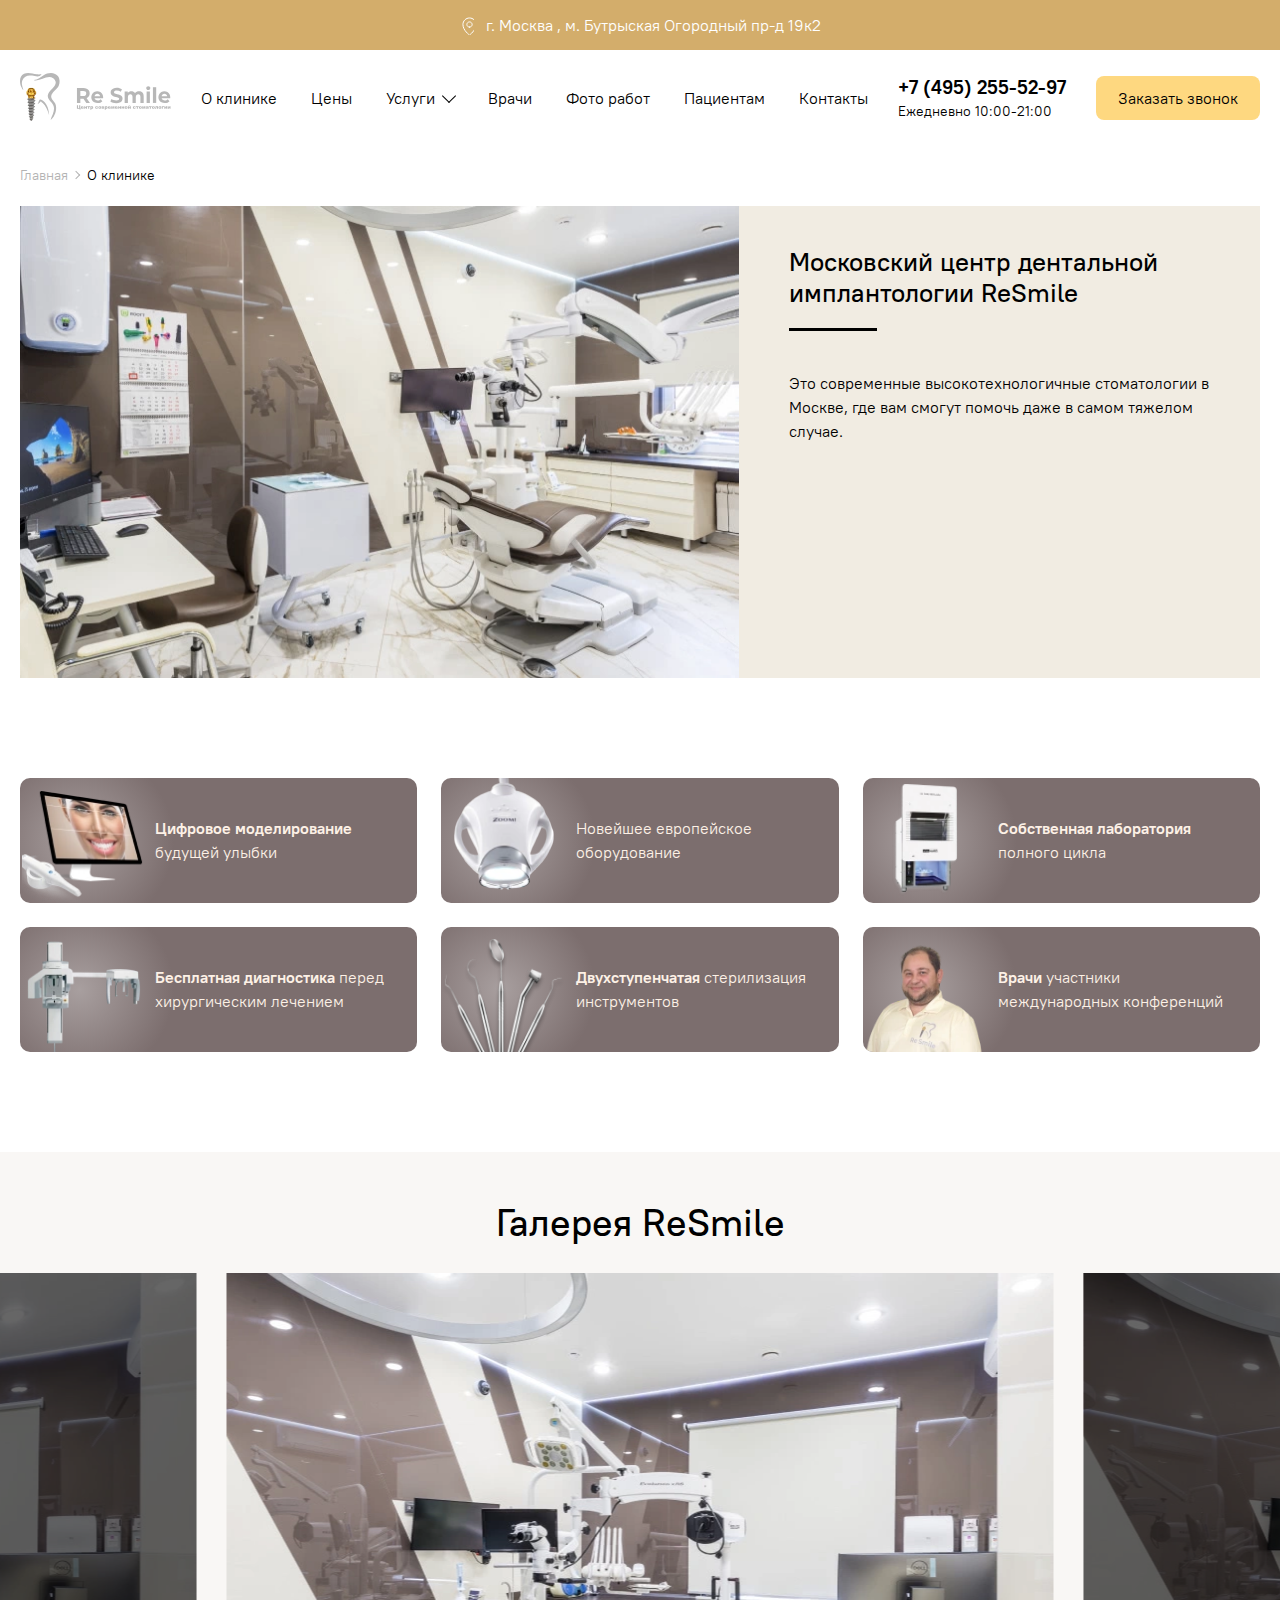
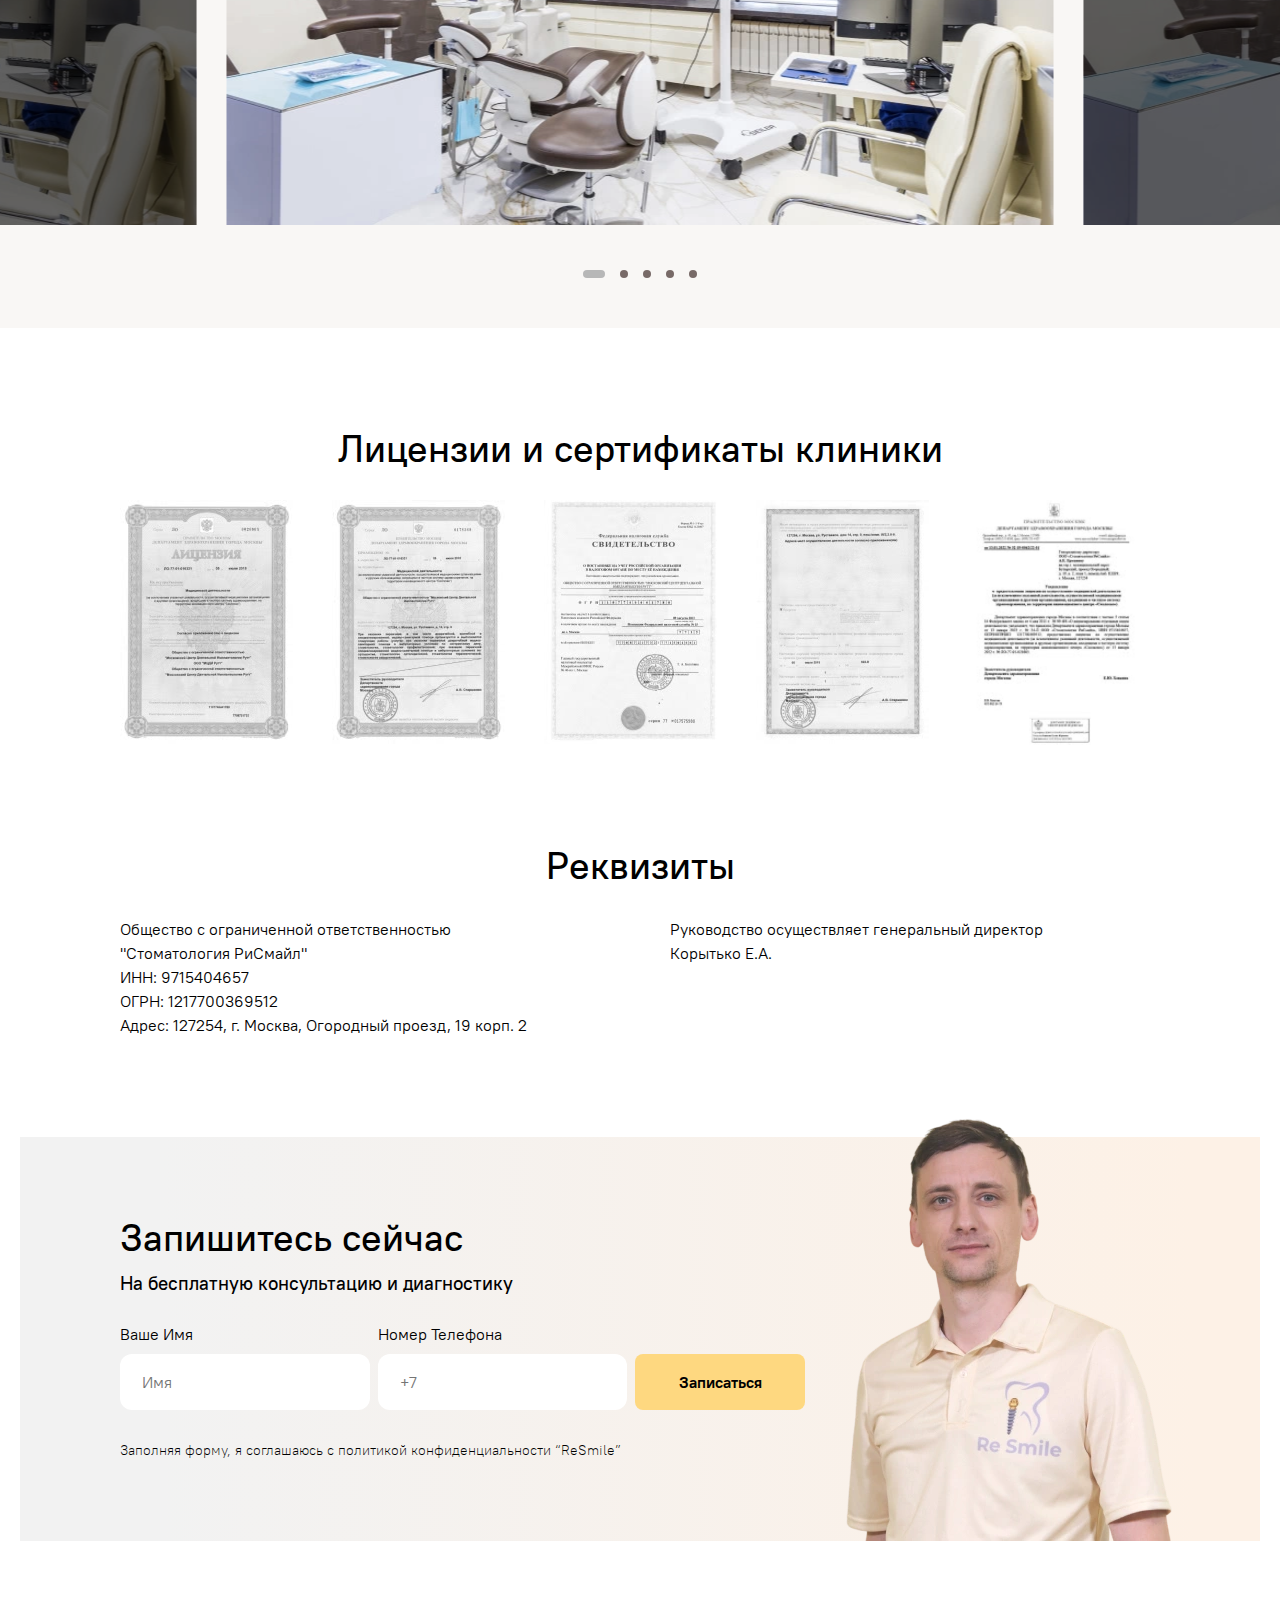
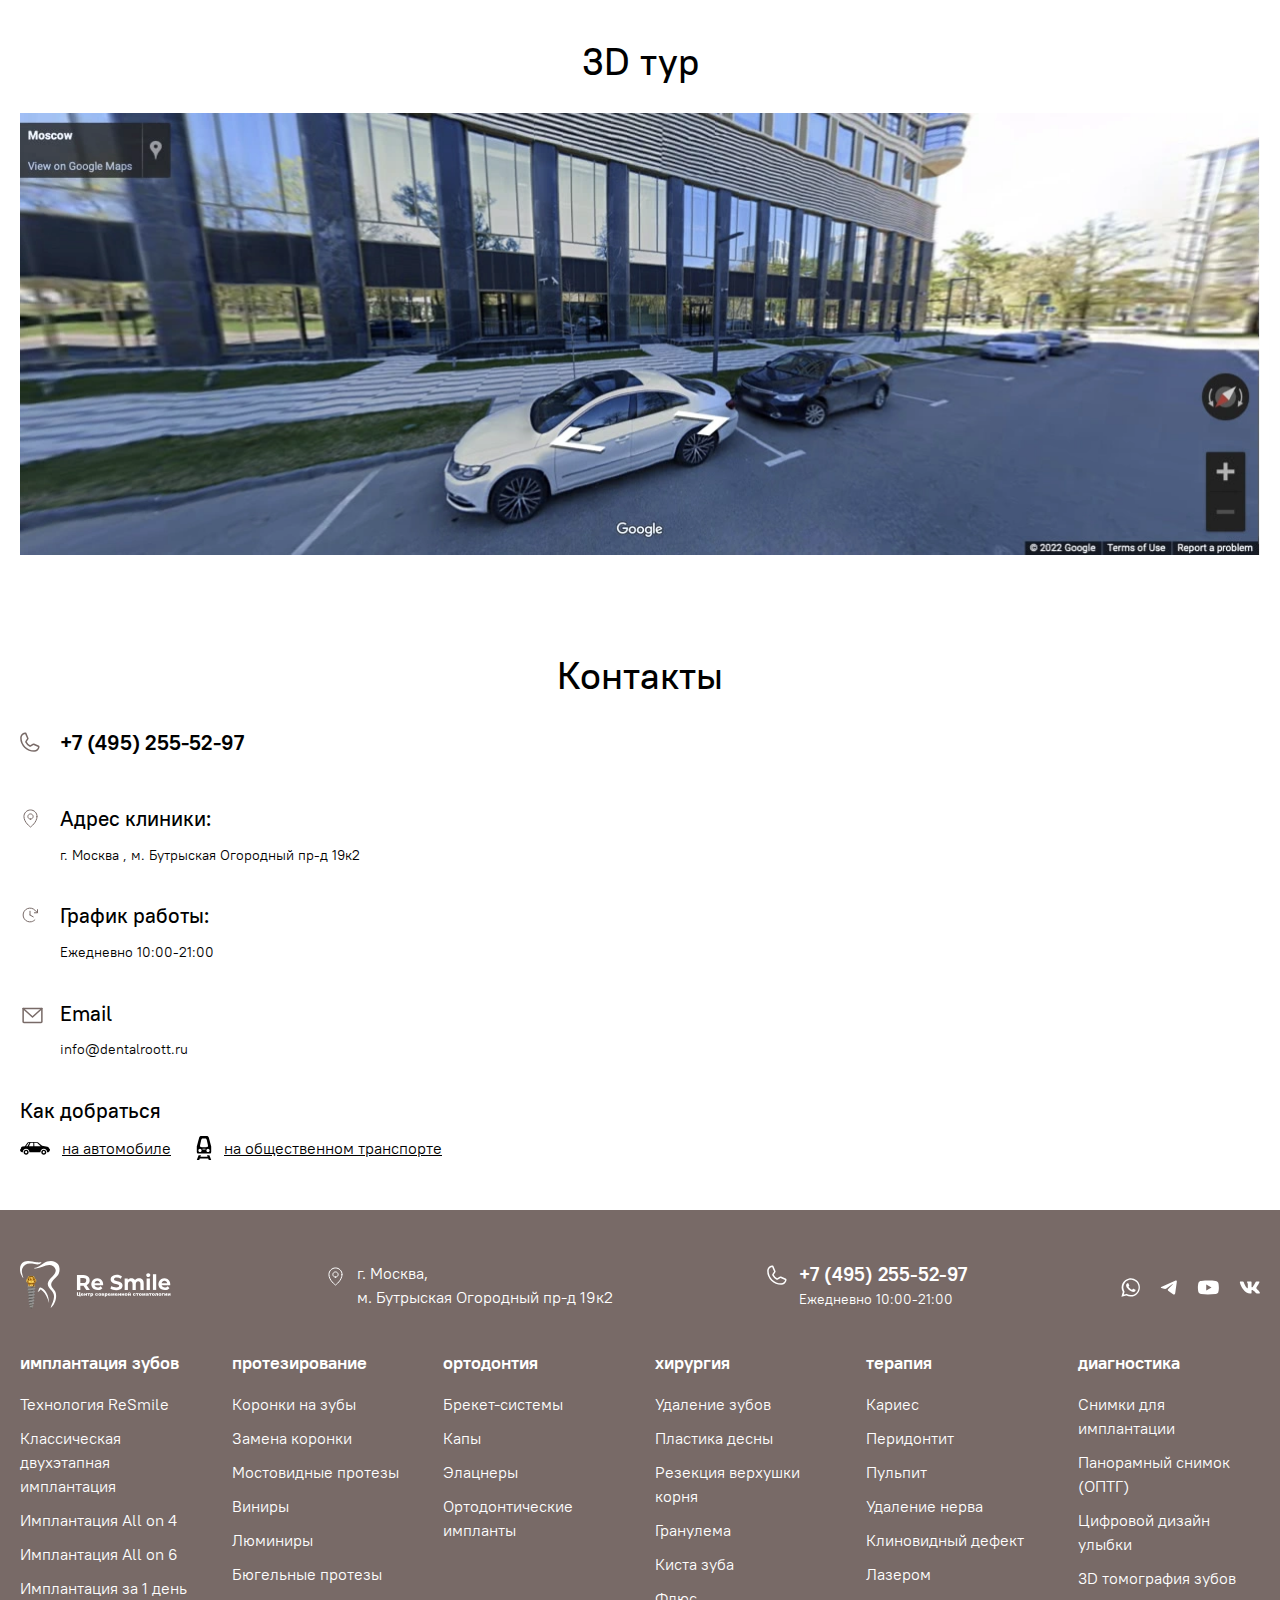
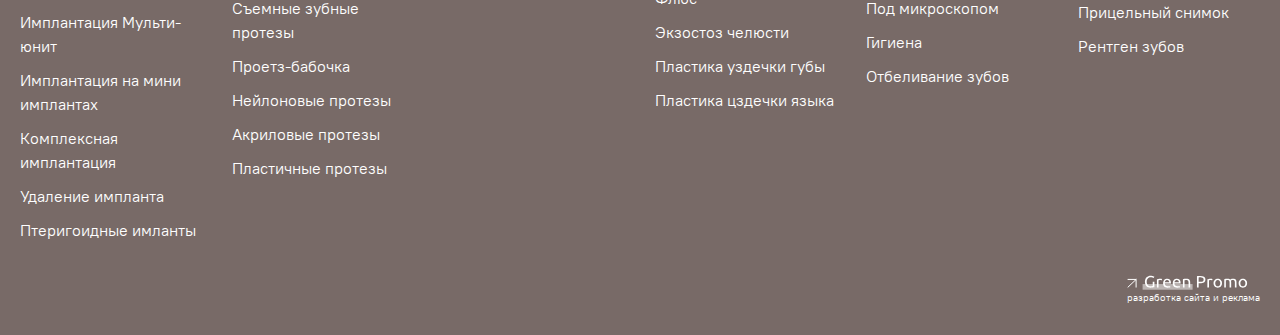
<file: about.html>
<!DOCTYPE html>
<html lang="ru">
  <head>
    <meta charset="utf-8">
    <meta name="viewport" content="width=device-width, initial-scale=1, shrink-to-fit=no">
    <meta name="format-detection" content="telephone=no">
    <title>О компании</title>
    <meta name="description" content="Описание страницы о компании">
    <meta name="keywords" content="Ключи страницы о компании">
    <link rel="shortcut icon" href="img/favicon.ico" type="image/x-icon">
    <link rel="stylesheet" href="css/libs/tiny-slider.css">
    <link rel="stylesheet" href="css/libs/fancybox.css">
    <link rel="stylesheet" href="css/libs/twentytwenty.css">
    <link rel="stylesheet" href="css/style.min.css">
  </head>
  <body>
    <div class="top">
      <div class="container">
        <div class="top__item">
          <svg width="15" height="19" viewBox="0 0 15 19" fill="none" xmlns="http://www.w3.org/2000/svg">
            <use xlink:href="#svg-address"></use>
          </svg>г. Москва , м. Бутрыская Огородный пр-д 19к2
        </div>
      </div>
    </div>
    <header class="header">
      <div class="container header__cols"><a class="header__col logo _logo" href="index.html"><span class="logo__icon">
            <svg width="40" height="49" viewBox="0 0 40 49" fill="none" xmlns="http://www.w3.org/2000/svg" xmlns:xlink="http://www.w3.org/1999/xlink">
              <use xlink:href="#svg-logo"></use>
            </svg>
            <picture>
              <source type="image/webp" srcset="img/logo@2x.webp 2x, img/logo.webp 2x">
              <source type="image/png" srcset="img/logo@2x.png 2x, img/logo.png 2x"><img class="logo__img" src="img/logo.png" alt="" width="12" height="35">
            </picture></span>
          <svg class="logo__text" width="95" height="24" viewBox="0 0 95 24" fill="none" xmlns="http://www.w3.org/2000/svg">
            <use xlink:href="#svg-logo-text"></use>
          </svg></a>
        <div class="header__col header__mobile"><a class="header__mobile-phone" href="tel:+74952555297">
            <svg width="20" height="20" viewBox="0 0 20 20" fill="none" xmlns="http://www.w3.org/2000/svg">
              <use xlink:href="#svg-phone"></use>
            </svg></a>
          <button class="button header__mobile-button _yellow" type="button" data-fancybox data-src="#modal-order">Записаться</button>
          <button class="header__mobile-burger" type="button"><span></span><span></span><span></span></button>
        </div>
        <nav class="header__col nav _nav">
          <!-- Класс _active у активного li-->
          <ul>
            <li><a href="about.html">О клинике</a></li>
            <li><a href="price.html">Цены</a></li>
            <li class="_parent"><a href="#nav-services">Услуги</a></li>
            <li><a href="doctors.html">Врачи</a></li>
            <li><a href="projects.html">Фото работ</a></li>
            <li><a href="articles.html">Пациентам</a></li>
            <li><a href="contacts.html">Контакты</a></li>
          </ul>
        </nav>
        <div class="header__col header__contacts _contacts"><a class="header__phone" href="tel:+74952555297">+7 (495) 255-52-97</a>
          <div class="header__schedule">Ежедневно 10:00-21:00</div>
        </div>
        <div class="header__col _callback">
          <button class="header__callback button _yellow" type="button" data-fancybox data-src="#modal-order">Заказать звонок</button>
        </div>
      </div>
      <div class="nav-slide" id="nav-services">
        <div class="container">
          <!-- Класс _active у активного li-->
          <ul class="nav-slide__list">
            <li class="_parent"><a href="service.html">Имплантация зубов</a>
              <ul>
                <li>
                  <ul>
                    <li><a href="service.html">Базальная имплантация</a></li>
                    <li><a href="service.html">Имплантация с немедленной нагрузкой</a></li>
                    <li><a href="service.html">Экспресс-имплантация</a></li>
                    <li><a href="service.html">Зубные мини импланты</a></li>
                    <li><a href="service.html">Имплантация последнего поколения</a></li>
                    <li><a href="service.html">Безоперационная имплантацяи</a></li>
                    <li><a href="service.html">Дентальная имплантация</a></li>
                    <li><a href="service.html">Балочные протезы</a></li>
                  </ul>
                </li>
                <li>
                  <ul class="_strong">
                    <li><a href="service.html">Классическая двухэтапная имплантация</a></li>
                    <li><a href="service.html">Имплантация зубов all-on-4</a></li>
                    <li><a href="service.html">Имплантация зубов All-on-6</a></li>
                  </ul>
                </li>
                <li>
                  <ul>
                    <li><a href="service.html">Трансгингивальная имплантация</a></li>
                    <li><a href="service.html">Комбинированная имплантация</a></li>
                    <li><a href="service.html">Имплантация Мульти-юнит</a></li>
                  </ul>
                </li>
                <li>
                  <ul>
                    <li><a href="service.html">Имплантация под ключ</a></li>
                    <li><a href="service.html">Подготовка к имплантации</a></li>
                    <li><a href="service.html">Компрессионные импланты</a></li>
                  </ul>
                </li>
                <li>
                  <ul class="_strong">
                    <li><a href="service.html">Синус-лифтинг</a></li>
                  </ul>
                </li>
                <li>
                  <ul>
                    <li><a href="service.html">Имплантация 1 зуба</a></li>
                    <li><a href="service.html">Имплантация 2 зубов</a></li>
                    <li><a href="service.html">Имплантация 3 зубов</a></li>
                  </ul>
                </li>
                <li>
                  <ul>
                    <li><a href="service.html">Имплантация нижних зубов</a></li>
                    <li><a href="service.html">Имплантация передних зубов</a></li>
                    <li><a href="service.html">Имплантация при полном отсутствии зубов</a></li>
                    <li><a href="service.html">Имплантация верхних зубов</a></li>
                    <li><a href="service.html">Имплантация жевательных зубов</a></li>
                  </ul>
                </li>
                <li>
                  <ul>
                    <li><a href="service.html">Имплантация при пародонтозе</a></li>
                    <li><a href="service.html">Имплантация при отсутствии костной ткани</a></li>
                    <li><a href="service.html">Имплантация при неправильном прикусе</a></li>
                  </ul>
                </li>
                <li>
                  <ul>
                    <li><a href="service.html">Скуловая имплантация</a></li>
                  </ul>
                </li>
              </ul>
            </li>
            <li><a href="service.html">Протезирование зубов</a></li>
            <li><a href="service.html">Хирургия</a></li>
            <li><a href="service.html">Ортодонтия</a></li>
            <li><a href="service.html">Диагностика</a></li>
            <li><a href="service.html">Терапия</a></li>
          </ul>
        </div>
      </div>
      <div class="nav-slide__overlay"></div>
      <div class="nav-mobile _main">
        <button class="nav-mobile__close" type="button"></button>
        <div class="container nav-mobile__content">
          <!--Класс _active у активного li-->
          <ul class="nav-mobile__list">
            <li><a href="about.html">О клинике</a></li>
            <li><a href="price.html">Цены</a></li>
            <li class="_parent"><a href="service.html">Услуги</a><span></span>
              <ul>
                <li class="_parent"><a href="service.html">Имплантация зубов</a><span data-src="#nav-mobile-service-1"></span></li>
                <li class="_parent"><a href="service.html">Протезирование</a><span data-src="#nav-mobile-service-2"></span></li>
                <li class="_parent"><a href="service.html">Ортодонтия</a><span data-src="#nav-mobile-service-3"></span></li>
                <li class="_parent"><a href="service.html">Хирургия</a><span data-src="#nav-mobile-service-4"></span></li>
                <li class="_parent"><a href="service.html">Терапия</a><span data-src="#nav-mobile-service-5"></span></li>
                <li class="_parent"><a href="service.html">Диагностика</a><span data-src="#nav-mobile-service-6"></span></li>
              </ul>
            </li>
            <li><a href="doctors.html">Врачи</a></li>
            <li><a href="projects.html">Фото работ</a></li>
            <li><a href="articles.html">Пациентам</a></li>
            <li><a href="contacts.html">Контакты</a></li>
          </ul>
          <div class="nav-mobile__contacts"><a class="nav-mobile__phone" href="tel:+74952555297">+7 (495) 255-52-97</a>
            <div class="nav-mobile__item nav-mobile__schedule">
              <svg width="20" height="20" viewBox="0 0 20 20" fill="none" xmlns="http://www.w3.org/2000/svg">
                <use xlink:href="#svg-schedule"></use>
              </svg>Ежедневно 10:00-21:00
            </div>
            <div class="nav-mobile__item">
              <svg width="21" height="21" viewBox="0 0 21 21" fill="none" xmlns="http://www.w3.org/2000/svg">
                <use xlink:href="#svg-address"></use>
              </svg>г. Москва , м. Бутрыская Огородный пр-д 19к2
            </div>
          </div>
        </div>
      </div>
      <div class="nav-mobile" id="nav-mobile-service-1">
        <button class="nav-mobile__close _back" type="button">
          <svg width="24" height="25" viewBox="0 0 24 25" fill="none" xmlns="http://www.w3.org/2000/svg">
            <use xlink:href="#svg-back"></use>
          </svg>
        </button>
        <div class="container nav-mobile__content">
          <div class="nav-mobile__title">Имплантация зубов</div>
          <ul class="nav-mobile__list _sub">
            <li><a href="service.html">Технология ReSmile</a></li>
            <li><a href="service.html">Классическая двухэтапная имплантация</a></li>
            <li><a href="service.html">Имплантация All on 4</a></li>
            <li><a href="service.html">Имплантация All on 6</a></li>
            <li><a href="service.html">Имплантация за 1 день</a></li>
            <li><a href="service.html">Имплантация Мульти-юнит</a></li>
            <li><a href="service.html">Имплантация на мини имплантах</a></li>
            <li><a href="service.html">Комплексная имплантация</a></li>
            <li><a href="service.html">Удаление импланта</a></li>
            <li><a href="service.html">Птеригоидные имланты</a></li>
          </ul>
        </div>
      </div>
      <div class="nav-mobile" id="nav-mobile-service-2">
        <button class="nav-mobile__close _back" type="button">
          <svg width="24" height="25" viewBox="0 0 24 25" fill="none" xmlns="http://www.w3.org/2000/svg">
            <use xlink:href="#svg-back"></use>
          </svg>
        </button>
        <div class="container nav-mobile__content">
          <div class="nav-mobile__title">Протезирование</div>
          <ul class="nav-mobile__list _sub">
            <li><a href="service.html">Подкатегория протезирования</a></li>
          </ul>
        </div>
      </div>
      <div class="nav-mobile" id="nav-mobile-service-3">
        <button class="nav-mobile__close _back" type="button">
          <svg width="24" height="25" viewBox="0 0 24 25" fill="none" xmlns="http://www.w3.org/2000/svg">
            <use xlink:href="#svg-back"></use>
          </svg>
        </button>
        <div class="container nav-mobile__content">
          <div class="nav-mobile__title">Ортодонтия</div>
          <ul class="nav-mobile__list _sub">
            <li><a href="service.html">Подкатегория ортодонтии</a></li>
          </ul>
        </div>
      </div>
      <div class="nav-mobile" id="nav-mobile-service-4">
        <button class="nav-mobile__close _back" type="button">
          <svg width="24" height="25" viewBox="0 0 24 25" fill="none" xmlns="http://www.w3.org/2000/svg">
            <use xlink:href="#svg-back"></use>
          </svg>
        </button>
        <div class="container nav-mobile__content">
          <div class="nav-mobile__title">Хирургия</div>
          <ul class="nav-mobile__list _sub">
            <li><a href="service.html">Подкатегория хирургии</a></li>
          </ul>
        </div>
      </div>
      <div class="nav-mobile" id="nav-mobile-service-5">
        <button class="nav-mobile__close _back" type="button">
          <svg width="24" height="25" viewBox="0 0 24 25" fill="none" xmlns="http://www.w3.org/2000/svg">
            <use xlink:href="#svg-back"></use>
          </svg>
        </button>
        <div class="container nav-mobile__content">
          <div class="nav-mobile__title">Терапия</div>
          <ul class="nav-mobile__list _sub">
            <li><a href="service.html">Подкатегория терапии</a></li>
          </ul>
        </div>
      </div>
      <div class="nav-mobile" id="nav-mobile-service-6">
        <button class="nav-mobile__close _back" type="button">
          <svg width="24" height="25" viewBox="0 0 24 25" fill="none" xmlns="http://www.w3.org/2000/svg">
            <use xlink:href="#svg-back"></use>
          </svg>
        </button>
        <div class="container nav-mobile__content">
          <div class="nav-mobile__title">Диагностика</div>
          <ul class="nav-mobile__list _sub">
            <li><a href="service.html">Подкатегория диагностики</a></li>
          </ul>
        </div>
      </div>
    </header>
    <main class="main _inner">
      <div class="breadcrumbs">
        <div class="container">
          <ul class="breadcrumbs__list">
            <li>Главная</li>
            <li><a href="#">О клинике</a></li>
          </ul>
        </div>
      </div>
      <section class="section about _pt0 _pb0">
        <div class="container">
          <div class="about__wrapper">
            <picture class="about__img">
              <source type="image/webp" srcset="img/tmp/about@2x.webp 2x, img/tmp/about.webp 1x">
              <source type="image/jpeg" srcset="img/tmp/about@2x.jpg 2x, img/tmp/about.jpg 1x"><img src="img/tmp/about.jpg" alt="" width="724" height="475">
            </picture>
            <div class="about__content">
              <div class="about__col">
                <h3 class="about__title border-bottom">Московский центр дентальной имплантологии ReSmile</h3>
                <div class="about__text">Это современные высокотехнологичные стоматологии в Москве, где вам смогут помочь даже в самом тяжелом случае.</div>
              </div>
            </div>
          </div>
        </div>
      </section>
      <div class="section pluses _big-padding">
        <div class="container">
          <div class="pluses__cols">
            <div class="pluses__col">
              <div class="pluses__item">
                <picture class="pluses__img _bottom">
                  <source type="image/webp" srcset="img/tmp/about-pluses-1@2x.webp 2x, img/tmp/about-pluses-1.webp 1x">
                  <source type="image/png" srcset="img/tmp/about-pluses-1@2x.png 2x, img/tmp/about-pluses-1.png 1x"><img src="img/tmp/about-pluses-1.png" alt="" width="125" height="215">
                </picture>
                <div class="pluses__content">
                  <div class="pluses__text"><strong>Цифровое моделирование</strong> будущей улыбки</div>
                </div>
              </div>
            </div>
            <div class="pluses__col">
              <div class="pluses__item">
                <picture class="pluses__img _top">
                  <source type="image/webp" srcset="img/tmp/about-pluses-2@2x.webp 2x, img/tmp/about-pluses-2.webp 1x">
                  <source type="image/png" srcset="img/tmp/about-pluses-2@2x.png 2x, img/tmp/about-pluses-2.png 1x"><img src="img/tmp/about-pluses-2.png" alt="" width="125" height="215">
                </picture>
                <div class="pluses__content">
                  <div class="pluses__text">Новейшее европейское оборудование</div>
                </div>
              </div>
            </div>
            <div class="pluses__col">
              <div class="pluses__item">
                <picture class="pluses__img _center">
                  <source type="image/webp" srcset="img/tmp/about-pluses-3@2x.webp 2x, img/tmp/about-pluses-3.webp 1x">
                  <source type="image/png" srcset="img/tmp/about-pluses-3@2x.png 2x, img/tmp/about-pluses-3.png 1x"><img src="img/tmp/about-pluses-3.png" alt="" width="125" height="215">
                </picture>
                <div class="pluses__content">
                  <div class="pluses__text"><strong>Собственная лаборатория</strong> полного цикла</div>
                </div>
              </div>
            </div>
            <div class="pluses__col">
              <div class="pluses__item">
                <picture class="pluses__img _bottom">
                  <source type="image/webp" srcset="img/tmp/about-pluses-4@2x.webp 2x, img/tmp/about-pluses-4.webp 1x">
                  <source type="image/png" srcset="img/tmp/about-pluses-4@2x.png 2x, img/tmp/about-pluses-4.png 1x"><img src="img/tmp/about-pluses-4.png" alt="" width="125" height="215">
                </picture>
                <div class="pluses__content">
                  <div class="pluses__text"><strong>Бесплатная диагностика</strong> перед хирургическим лечением</div>
                </div>
              </div>
            </div>
            <div class="pluses__col">
              <div class="pluses__item">
                <picture class="pluses__img _bottom">
                  <source type="image/png" srcset="img/tmp/about-pluses-5@2x.png 2x, img/tmp/about-pluses-5.png 1x"><img src="img/tmp/about-pluses-5.png" alt="" width="125" height="215">
                </picture>
                <div class="pluses__content">
                  <div class="pluses__text"><strong>Двухступенчатая</strong> стерилизация инструментов</div>
                </div>
              </div>
            </div>
            <div class="pluses__col">
              <div class="pluses__item">
                <picture class="pluses__img _bottom">
                  <source type="image/webp" srcset="img/tmp/about-pluses-6@2x.webp 2x, img/tmp/about-pluses-6.webp 1x">
                  <source type="image/png" srcset="img/tmp/about-pluses-6@2x.png 2x, img/tmp/about-pluses-6.png 1x"><img src="img/tmp/about-pluses-6.png" alt="" width="125" height="215">
                </picture>
                <div class="pluses__content">
                  <div class="pluses__text"><strong>Врачи</strong> участники международных конференций</div>
                </div>
              </div>
            </div>
          </div>
        </div>
      </div>
      <section class="section gallery _beige-light">
        <div class="container">
          <h3 class="section__title">Галерея ReSmile</h3>
          <div class="gallery__carousel">
            <div class="gallery__slide"><a href="img/tmp/gallery@2x.jpg" data-fancybox="gallery">
                <picture>
                  <source type="image/webp" srcset="img/tmp/gallery@2x.webp 2x, img/tmp/gallery.webp 1x">
                  <source type="image/jpeg" srcset="img/tmp/gallery@2x.jpg 2x, img/tmp/gallery.jpg 1x"><img class="gallery__img" src="img/tmp/gallery.jpg" alt="" width="827" height="552">
                </picture></a></div>
            <div class="gallery__slide"><a href="img/tmp/gallery@2x.jpg" data-fancybox="gallery">
                <picture>
                  <source type="image/webp" srcset="img/tmp/gallery@2x.webp 2x, img/tmp/gallery.webp 1x">
                  <source type="image/jpeg" srcset="img/tmp/gallery@2x.jpg 2x, img/tmp/gallery.jpg 1x"><img class="gallery__img" src="img/tmp/gallery.jpg" alt="" width="827" height="552">
                </picture></a></div>
            <div class="gallery__slide"><a href="img/tmp/gallery@2x.jpg" data-fancybox="gallery">
                <picture>
                  <source type="image/webp" srcset="img/tmp/gallery@2x.webp 2x, img/tmp/gallery.webp 1x">
                  <source type="image/jpeg" srcset="img/tmp/gallery@2x.jpg 2x, img/tmp/gallery.jpg 1x"><img class="gallery__img" src="img/tmp/gallery.jpg" alt="" width="827" height="552">
                </picture></a></div>
            <div class="gallery__slide"><a href="img/tmp/gallery@2x.jpg" data-fancybox="gallery">
                <picture>
                  <source type="image/webp" srcset="img/tmp/gallery@2x.webp 2x, img/tmp/gallery.webp 1x">
                  <source type="image/jpeg" srcset="img/tmp/gallery@2x.jpg 2x, img/tmp/gallery.jpg 1x"><img class="gallery__img" src="img/tmp/gallery.jpg" alt="" width="827" height="552">
                </picture></a></div>
            <div class="gallery__slide"><a href="img/tmp/gallery@2x.jpg" data-fancybox="gallery">
                <picture>
                  <source type="image/webp" srcset="img/tmp/gallery@2x.webp 2x, img/tmp/gallery.webp 1x">
                  <source type="image/jpeg" srcset="img/tmp/gallery@2x.jpg 2x, img/tmp/gallery.jpg 1x"><img class="gallery__img" src="img/tmp/gallery.jpg" alt="" width="827" height="552">
                </picture></a></div>
          </div>
          <div class="gallery__dots dots">
            <button class="dots__item" type="button"></button>
            <button class="dots__item" type="button"></button>
            <button class="dots__item" type="button"></button>
            <button class="dots__item" type="button"></button>
            <button class="dots__item" type="button"></button>
          </div>
        </div>
      </section>
      <section class="section license _big-padding">
        <div class="container">
          <h3 class="section__title">Лицензии и сертификаты клиники</h3>
          <div class="license__wrapper">
            <div class="license__carousel">
              <div class="license__slide"><a href="img/tmp/license-1@2x.jpg" data-fancybox="license">
                  <picture>
                    <source type="image/jpeg" srcset="img/tmp/license-1@2x.jpg 2x, img/tmp/license-1.jpg 1x"><img class="license__img" src="img/tmp/license-1.jpg" alt="" width="173" height="244">
                  </picture></a></div>
              <div class="license__slide"><a href="img/tmp/license-2@2x.jpg" data-fancybox="license">
                  <picture>
                    <source type="image/jpeg" srcset="img/tmp/license-2@2x.jpg 2x, img/tmp/license-2.jpg 1x"><img class="license__img" src="img/tmp/license-2.jpg" alt="" width="173" height="244">
                  </picture></a></div>
              <div class="license__slide"><a href="img/tmp/license-3@2x.jpg" data-fancybox="license">
                  <picture>
                    <source type="image/jpeg" srcset="img/tmp/license-3@2x.jpg 2x, img/tmp/license-3.jpg 1x"><img class="license__img" src="img/tmp/license-3.jpg" alt="" width="173" height="244">
                  </picture></a></div>
              <div class="license__slide"><a href="img/tmp/license-4@2x.jpg" data-fancybox="license">
                  <picture>
                    <source type="image/jpeg" srcset="img/tmp/license-4@2x.jpg 2x, img/tmp/license-4.jpg 1x"><img class="license__img" src="img/tmp/license-4.jpg" alt="" width="173" height="244">
                  </picture></a></div>
              <div class="license__slide"><a href="img/tmp/license-5@2x.jpg" data-fancybox="license">
                  <picture>
                    <source type="image/jpeg" srcset="img/tmp/license-5@2x.jpg 2x, img/tmp/license-5.jpg 1x"><img class="license__img" src="img/tmp/license-5.jpg" alt="" width="173" height="244">
                  </picture></a></div>
            </div>
          </div>
        </div>
      </section>
      <section class="section requisites _pt0">
        <div class="container">
          <h3 class="section__title">Реквизиты</h3>
          <div class="requisites__cols">
            <div class="requisites__col">
              <div class="requisites__item">Общество с ограниченной ответственностью <br>"Стоматология РиСмайл"</div>
              <div class="requisites__item">ИНН: 9715404657</div>
              <div class="requisites__item">ОГРН: 1217700369512</div>
              <div class="requisites__item">Адрес: 127254, г. Москва, Огородный проезд, 19 корп. 2</div>
            </div>
            <div class="requisites__col">
              <div class="requisites__item">Руководство осуществляет генеральный директор <br>Корытько Е.А.</div>
            </div>
          </div>
        </div>
      </section>
      <section class="section">
        <div class="container">
          <div class="order">
            <h3 class="section__title order__title _left">Запишитесь сейчас</h3>
            <div class="order__subtitle">На бесплатную консультацию и диагностику</div>
            <form class="form" action="#" method="post">
              <div class="form__cols">
                <fieldset class="form__fieldset form__col">
                  <label class="form__label" for="order-page-name">Ваше Имя</label>
                  <input class="form__input" type="text" name="name" id="order-page-name" placeholder="Имя">
                </fieldset>
                <fieldset class="form__fieldset form__col">
                  <label class="form__label" for="order-page-phone">Номер Телефона</label>
                  <input class="form__input" type="tel" name="phone" id="order-page-phone" placeholder="+7">
                </fieldset>
                <div class="form__col">
                  <button class="button form__button _yellow" type="submit">Записаться</button>
                </div>
              </div>
              <div class="form__policy">Заполняя форму, я соглашаюсь с политикой конфиденциальности “ReSmile”</div>
            </form>
            <picture>
              <source type="image/webp" srcset="img/order@2x.webp 2x, img/order.webp 1x">
              <source type="image/png" srcset="img/order@2x.png 2x, img/order.png 1x"><img class="order__img" src="img/order.png" alt="" width="362" height="479">
            </picture>
          </div>
        </div>
      </section>
      <section class="section panorama">
        <div class="container">
          <h3 class="section__title">3D тур</h3>
          <picture>
            <source type="image/webp" srcset="img/tmp/panorama@2x.webp 2x, img/tmp/panorama.webp 1x">
            <source type="image/jpeg" srcset="img/tmp/panorama@2x.jpg 2x, img/tmp/panorama.jpg 1x"><img class="panorama__img" src="img/tmp/panorama.jpg" alt="" width="1242" height="443">
          </picture>
        </div>
      </section>
      <section class="section contacts">
        <div class="container">
          <h3 class="section__title">Контакты</h3>
          <div class="contacts__cols">
            <div class="contacts__col">
              <div class="contacts__item">
                <div class="contacts__icon">
                  <svg width="25" height="25" viewBox="0 0 25 25" fill="none" xmlns="http://www.w3.org/2000/svg">
                    <use xlink:href="#svg-phone"></use>
                  </svg>
                </div>
                <div class="contacts__content"><a class="contacts__title _link" href="tel:+74952555297"><strong>+7 (495) 255-52-97</strong></a></div>
              </div>
              <div class="contacts__item">
                <div class="contacts__icon">
                  <svg width="21" height="21" viewBox="0 0 21 21" fill="none" xmlns="http://www.w3.org/2000/svg">
                    <use xlink:href="#svg-address"></use>
                  </svg>
                </div>
                <div class="contacts__content">
                  <div class="contacts__title">Адрес клиники:</div>
                  <div class="contacts__text">г. Москва , м. Бутрыская Огородный пр-д 19к2</div>
                </div>
              </div>
              <div class="contacts__item">
                <div class="contacts__icon">
                  <svg width="20" height="20" viewBox="0 0 20 20" fill="none" xmlns="http://www.w3.org/2000/svg">
                    <use xlink:href="#svg-schedule"></use>
                  </svg>
                </div>
                <div class="contacts__content">
                  <div class="contacts__title">График работы:</div>
                  <div class="contacts__text">Ежедневно 10:00-21:00</div>
                </div>
              </div>
              <div class="contacts__item">
                <div class="contacts__icon">
                  <svg width="25" height="25" viewBox="0 0 25 25" fill="none" xmlns="http://www.w3.org/2000/svg">
                    <use xlink:href="#svg-email"></use>
                  </svg>
                </div>
                <div class="contacts__content">
                  <div class="contacts__title">Email</div><a class="contacts__text _link" href="mailto:info@dentalroott.ru">info@dentalroott.ru</a>
                </div>
              </div>
              <div class="contacts__item">
                <div class="contacts__content">
                  <div class="contacts__title">Как добраться</div>
                  <div class="contacts__controls">
                    <button class="contacts__control" type="button" data-src="#modal-car" data-fancybox>
                      <svg width="30" height="14" viewBox="0 0 30 14" fill="none" xmlns="http://www.w3.org/2000/svg">
                        <use xlink:href="#svg-auto"></use>
                      </svg>на автомобиле
                    </button>
                    <button class="contacts__control" type="button" data-src="#modal-bus" data-fancybox>
                      <svg width="16" height="24" viewBox="0 0 16 24" fill="none" xmlns="http://www.w3.org/2000/svg">
                        <use xlink:href="#svg-train"></use>
                      </svg>на общественном транспорте
                    </button>
                  </div>
                </div>
              </div>
            </div>
            <div class="contacts__col">
              <script type="text/javascript" charset="utf-8" async src="https://api-maps.yandex.ru/services/constructor/1.0/js/?um=constructor%3A98acf8cd34a6279121151b328b8c91028e3025d08d9d5bd9bd6205d9d97bd51c&amp;amp;width=100%25&amp;amp;height=500&amp;amp;lang=ru_RU&amp;amp;scroll=false"></script>
            </div>
          </div>
        </div>
      </section>
    </main>
    <footer class="footer">
      <div class="container">
        <div class="footer__top">
          <div class="footer__top-col _logo"><a class="footer__logo logo _white" href="index.html"><span class="logo__icon">
                <svg width="40" height="49" viewBox="0 0 40 49" fill="none" xmlns="http://www.w3.org/2000/svg" xmlns:xlink="http://www.w3.org/1999/xlink">
                  <use xlink:href="#svg-logo"></use>
                </svg>
                <picture>
                  <source type="image/webp" srcset="img/logo@2x.webp 2x, img/logo.webp 2x">
                  <source type="image/png" srcset="img/logo@2x.png 2x, img/logo.png 2x"><img class="logo__img" src="img/logo.png" alt="" width="12" height="35">
                </picture></span>
              <svg class="logo__text" width="95" height="24" viewBox="0 0 95 24" fill="none" xmlns="http://www.w3.org/2000/svg">
                <use xlink:href="#svg-logo-text"></use>
              </svg></a></div>
          <div class="footer__top-col _address">
            <div class="footer__item">
              <svg width="22" height="22" viewBox="0 0 22 22" fill="none" xmlns="http://www.w3.org/2000/svg">
                <use xlink:href="#svg-address"></use>
              </svg>
              <div class="footer__item-content">г. Москва, <br>м. Бутрыская Огородный пр-д 19к2</div>
            </div>
          </div>
          <div class="footer__top-col _phone">
            <div class="footer__item">
              <svg width="22" height="22" viewBox="0 0 22 22" fill="none" xmlns="http://www.w3.org/2000/svg">
                <use xlink:href="#svg-phone"></use>
              </svg>
              <div class="footer__item-content"><a class="footer__phone" href="tel:+74952555297">+7 (495) 255-52-97</a>
                <div class="footer__schedule">Ежедневно 10:00-21:00</div>
              </div>
            </div>
          </div>
          <div class="footer__top-col _socials">
            <div class="footer__socials"><a href="https://api.whatsapp.com/send?phone=" target="_blank" rel="nofollow">
                <svg width="19" height="19" viewBox="0 0 19 19" fill="none" xmlns="http://www.w3.org/2000/svg">
                  <use xlink:href="#svg-whatsapp"></use>
                </svg></a><a href="tg://resolve?domain=" target="_blank" rel="nofollow">
                <svg width="17" height="15" viewBox="0 0 17 15" fill="none" xmlns="http://www.w3.org/2000/svg">
                  <use xlink:href="#svg-telegram-footer"></use>
                </svg></a><a href="https://youtube.com/" target="_blank" rel="nofollow">
                <svg width="22" height="15" viewBox="0 0 22 15" fill="none" xmlns="http://www.w3.org/2000/svg">
                  <use xlink:href="#svg-youtube"></use>
                </svg></a><a href="https://vk.com/" target="_blank" rel="nofollow">
                <svg width="21" height="13" viewBox="0 0 21 13" fill="none" xmlns="http://www.w3.org/2000/svg">
                  <use xlink:href="#svg-vk"></use>
                </svg></a></div>
          </div>
        </div>
        <div class="footer__middle">
          <div class="footer__middle-col">
            <div class="footer__title"><a class="footer__title-link" href="service.html">имплантация зубов</a><span></span></div>
            <ul class="footer__list">
              <li><a href="service.html">Технология ReSmile</a></li>
              <li><a href="service.html">Классическая двухэтапная имплантация</a></li>
              <li><a href="service.html">Имплантация All on 4</a></li>
              <li><a href="service.html">Имплантация  All on 6</a></li>
              <li><a href="service.html">Имплантация за 1 день</a></li>
              <li><a href="service.html">Имплантация Мульти-юнит</a></li>
              <li><a href="service.html">Имплантация на мини имплантах</a></li>
              <li><a href="service.html">Комплексная имплантация</a></li>
              <li><a href="service.html">Удаление импланта</a></li>
              <li><a href="service.html">Птеригоидные имланты</a></li>
            </ul>
          </div>
          <div class="footer__middle-col">
            <div class="footer__title"><a class="footer__title-link" href="service.html">протезирование</a><span></span></div>
            <ul class="footer__list">
              <li><a href="service.html">Коронки на зубы</a></li>
              <li><a href="service.html">Замена коронки</a></li>
              <li><a href="service.html">Мостовидные протезы</a></li>
              <li><a href="service.html">Виниры</a></li>
              <li><a href="service.html">Люминиры</a></li>
              <li><a href="service.html">Бюгельные протезы</a></li>
              <li><a href="service.html">Съемные зубные протезы</a></li>
              <li><a href="service.html">Проетз-бабочка</a></li>
              <li><a href="service.html">Нейлоновые протезы</a></li>
              <li><a href="service.html">Акриловые протезы</a></li>
              <li><a href="service.html">Пластичные протезы</a></li>
            </ul>
          </div>
          <div class="footer__middle-col">
            <div class="footer__title"><a class="footer__title-link" href="service.html">ортодонтия</a><span></span></div>
            <ul class="footer__list">
              <li><a href="service.html">Брекет-системы</a></li>
              <li><a href="service.html">Капы</a></li>
              <li><a href="service.html">Элацнеры</a></li>
              <li><a href="service.html">Ортодонтические импланты</a></li>
            </ul>
          </div>
          <div class="footer__middle-col">
            <div class="footer__title"><a class="footer__title-link" href="service.html">хирургия</a><span></span></div>
            <ul class="footer__list">
              <li><a href="service.html">Удаление зубов</a></li>
              <li><a href="service.html">Пластика десны</a></li>
              <li><a href="service.html">Резекция верхушки корня</a></li>
              <li><a href="service.html">Гранулема</a></li>
              <li><a href="service.html">Киста зуба</a></li>
              <li><a href="service.html">Флюс</a></li>
              <li><a href="service.html">Экзостоз челюсти</a></li>
              <li><a href="service.html">Пластика уздечки губы</a></li>
              <li><a href="service.html">Пластика цздечки языка</a></li>
            </ul>
          </div>
          <div class="footer__middle-col">
            <div class="footer__title"><a class="footer__title-link" href="service.html">терапия</a><span></span></div>
            <ul class="footer__list">
              <li><a href="service.html">Кариес</a></li>
              <li><a href="service.html">Перидонтит</a></li>
              <li><a href="service.html">Пульпит</a></li>
              <li><a href="service.html">Удаление нерва</a></li>
              <li><a href="service.html">Клиновидный дефект</a></li>
              <li><a href="service.html">Лазером</a></li>
              <li><a href="service.html">Под микроскопом</a></li>
              <li><a href="service.html">Гигиена</a></li>
              <li><a href="service.html">Отбеливание зубов</a></li>
            </ul>
          </div>
          <div class="footer__middle-col">
            <div class="footer__title"><a class="footer__title-link" href="service.html">диагностика</a><span></span></div>
            <ul class="footer__list">
              <li><a href="service.html">Снимки для имплантации</a></li>
              <li><a href="service.html">Панорамный снимок (ОПТГ)</a></li>
              <li><a href="service.html">Цифровой дизайн улыбки</a></li>
              <li><a href="service.html">3D томография зубов</a></li>
              <li><a href="service.html">Прицельный снимок</a></li>
              <li><a href="service.html">Рентген зубов</a></li>
            </ul>
          </div>
        </div>
        <div class="footer__bottom">
          <div class="footer__bottom-col _socials">
            <div class="footer__socials"><a href="https://api.whatsapp.com/send?phone=" target="_blank" rel="nofollow">
                <svg width="19" height="19" viewBox="0 0 19 19" fill="none" xmlns="http://www.w3.org/2000/svg">
                  <use xlink:href="#svg-whatsapp"></use>
                </svg></a><a href="tg://resolve?domain=" target="_blank" rel="nofollow">
                <svg width="17" height="15" viewBox="0 0 17 15" fill="none" xmlns="http://www.w3.org/2000/svg">
                  <use xlink:href="#svg-telegram-footer"></use>
                </svg></a><a href="https://youtube.com/" target="_blank" rel="nofollow">
                <svg width="22" height="15" viewBox="0 0 22 15" fill="none" xmlns="http://www.w3.org/2000/svg">
                  <use xlink:href="#svg-youtube"></use>
                </svg></a><a href="https://vk.com/" target="_blank" rel="nofollow">
                <svg width="21" height="13" viewBox="0 0 21 13" fill="none" xmlns="http://www.w3.org/2000/svg">
                  <use xlink:href="#svg-vk"></use>
                </svg></a></div>
          </div>
          <div class="footer__bottom-col"><a class="footer__development" href="#" target="_blank" rel="nofollow">
              <svg width="121" height="19" viewBox="0 0 121 19" fill="none" xmlns="http://www.w3.org/2000/svg">
                <use xlink:href="#svg-green-promo"></use>
              </svg>разработка сайта и реклама</a></div>
        </div>
      </div>
    </footer>
    <svg class="svg">
      <symbol id="svg-address">
        <path d="M10.5 11.1562C11.9497 11.1562 13.125 9.981 13.125 8.53125C13.125 7.0815 11.9497 5.90625 10.5 5.90625C9.05025 5.90625 7.875 7.0815 7.875 8.53125C7.875 9.981 9.05025 11.1562 10.5 11.1562Z" stroke-linecap="round" stroke-linejoin="round"></path>
        <path d="M17.0625 8.53125C17.0625 14.4375 10.5 19.0312 10.5 19.0312C10.5 19.0312 3.9375 14.4375 3.9375 8.53125C3.9375 6.79077 4.6289 5.12157 5.85961 3.89086C7.09032 2.66015 8.75952 1.96875 10.5 1.96875C12.2405 1.96875 13.9097 2.66015 15.1404 3.89086C16.3711 5.12157 17.0625 6.79077 17.0625 8.53125V8.53125Z" stroke-linecap="round" stroke-linejoin="round"></path>
      </symbol>
      <symbol id="svg-logo">
        <path d="M3.37715 16.9284C2.83956 15.0513 2.16243 13.3505 1.93002 11.3894C1.77689 10.0904 1.84422 8.75409 2.31719 7.52923C4.04451 3.06296 7.78696 1.81229 12.1767 2.59684C15.5222 3.19472 19.2386 4.73637 21.6392 1.31817C19.9521 1.33245 18.3513 1.49166 16.6587 1.24625C12.6915 0.67198 7.94552 -0.972331 4.04234 0.798803C-0.743239 2.97072 -0.777992 9.82797 1.34953 13.9072C1.87354 14.9113 2.3856 16.3371 3.37715 16.9284Z"></path>
        <path d="M14.0028 7.02798V7.19269C20.4451 8.74806 27.2523 1.21882 33.2602 5.32163C33.8028 5.7012 34.2848 6.1624 34.6895 6.68924C38.3765 11.4383 31.4243 15.9419 29.0736 19.2777C28.4285 20.1929 27.9876 21.1817 27.8317 22.2973C27.185 26.8717 32.5076 29.176 33.6534 33.2074C35.0983 38.2913 31.9081 42.3925 30.6038 46.9707C34.8719 43.9336 37.5495 35.8301 35.3606 30.8598C34.2789 28.4029 30.9747 26.2683 31.2087 23.3069C31.5552 18.9324 37.2557 16.3251 38.8299 12.3968C39.4767 10.7816 39.7438 8.92539 39.4978 7.19324C39.3018 5.81465 38.9087 4.46956 38.086 3.33309C37.322 2.27513 36.2664 1.45984 35.0891 0.927287C31.4048 -0.734044 26.9374 0.148229 23.6315 2.22956C20.683 4.08524 17.6584 6.85669 14.0028 7.02798Z"></path>
        <path fill-rule="evenodd" clip-rule="evenodd" d="M22.7019 30.0917C25.6755 32.8999 27.7123 37.0933 29.1323 42.1981C28.6142 34.2988 26.099 29.7107 22.2827 27.2807C18.5647 24.9139 19.3857 28.885 17.5862 30.9592C18.3436 30.7742 19.0236 30.3514 19.5285 29.7513C21.093 27.9357 20.5282 28.0384 22.7019 30.0917Z"></path>
      </symbol>
      <symbol id="svg-logo-text">
        <path d="M10.3003 16.927L7.47185 12.7966H4.35014V16.927H0.955566V2.09854H7.30448C8.60361 2.09854 9.73139 2.31754 10.6878 2.75553C11.6442 3.19352 12.381 3.81472 12.8981 4.61912C13.4138 5.42495 13.6717 6.37819 13.6717 7.47886C13.6717 8.57953 13.4098 9.52946 12.8862 10.3286C12.3625 11.1264 11.6187 11.7372 10.6547 12.161L13.9438 16.9248L10.3003 16.927ZM9.44165 5.56194C8.91093 5.11921 8.13572 4.89784 7.11601 4.89784H4.35014V10.0663H7.11601C8.13478 10.0663 8.90999 9.84041 9.44165 9.38867C9.9733 8.93694 10.2387 8.30128 10.2377 7.48171C10.2377 6.64744 9.97237 6.00752 9.44165 5.56194Z"></path>
        <path d="M27.1036 12.161H18.576C18.7118 12.84 19.1022 13.4395 19.6654 13.834C20.2378 14.2441 20.9502 14.4488 21.8025 14.4483C22.3346 14.4582 22.8639 14.3685 23.3637 14.1838C23.8371 13.9939 24.2676 13.7092 24.6296 13.347L26.3687 15.2539C25.3068 16.4826 23.7564 17.0969 21.7174 17.0969C20.446 17.0969 19.3208 16.8462 18.3418 16.3446C17.3629 15.8431 16.6088 15.1475 16.0795 14.2578C15.5488 13.3681 15.2832 12.3584 15.2827 11.2288C15.2827 10.113 15.5448 9.10666 16.0689 8.20982C16.5828 7.32281 17.3296 6.59704 18.2265 6.11301C19.1417 5.6115 20.1649 5.36075 21.2962 5.36075C22.3998 5.36075 23.3984 5.60084 24.292 6.08102C25.1753 6.55131 25.9064 7.26825 26.3982 8.14654C26.9074 9.04385 27.1622 10.0853 27.1627 11.2708C27.165 11.3134 27.1453 11.6102 27.1036 12.161ZM19.4558 8.49636C18.9532 8.91919 18.6459 9.4982 18.5338 10.2334H24.0895C23.977 9.51337 23.6696 8.93767 23.1675 8.50632C22.6654 8.07496 22.0508 7.85976 21.3236 7.86071C20.581 7.86071 19.9584 8.07259 19.4558 8.49636Z"></path>
        <path d="M36.961 16.7044C35.878 16.3863 35.0086 15.9732 34.3527 15.4651L35.5046 12.8812C36.1875 13.3747 36.9445 13.7537 37.7465 14.0039C38.5864 14.2833 39.4644 14.4272 40.3485 14.4305C41.312 14.4305 42.0241 14.2857 42.485 13.9961C42.9459 13.7065 43.1765 13.3216 43.177 12.8414C43.1797 12.6731 43.1443 12.5064 43.0735 12.3541C43.0026 12.2018 42.8983 12.0679 42.7684 11.9626C42.4581 11.709 42.1023 11.5183 41.7206 11.4009C41.2944 11.2587 40.7182 11.1034 39.992 10.9351C39.0627 10.7224 38.1469 10.4536 37.2493 10.1303C36.5396 9.86373 35.9086 9.41888 35.416 8.83762C34.9064 8.24463 34.6515 7.45373 34.6515 6.46493C34.6432 5.63207 34.8842 4.81613 35.3428 4.12424C35.8032 3.42507 36.498 2.87094 37.4273 2.46187C38.3565 2.05279 39.4915 1.84801 40.8324 1.84754C41.7568 1.84658 42.6779 1.96025 43.575 2.18599C44.4028 2.38443 45.1945 2.7134 45.9211 3.1608L44.8718 5.76315C43.5169 4.98671 42.162 4.59849 40.8071 4.59849C39.8572 4.59849 39.1554 4.75374 38.7015 5.06422C38.2477 5.3747 38.0206 5.78425 38.0201 6.29287C38.0201 6.80148 38.2822 7.17928 38.8063 7.42624C39.3305 7.6732 40.1301 7.91685 41.2051 8.15717C42.1344 8.36995 43.0502 8.63872 43.9478 8.96205C44.6535 9.22496 45.2837 9.6608 45.7818 10.2305C46.2919 10.8093 46.5467 11.5931 46.5463 12.5819C46.5516 13.4095 46.3062 14.2188 45.843 14.9012C45.3742 15.5999 44.6723 16.1543 43.7375 16.5643C42.8026 16.9743 41.6643 17.1791 40.3225 17.1786C39.1854 17.1824 38.0536 17.0228 36.961 16.7044Z"></path>
        <path d="M66.4397 6.62137C67.271 7.4618 67.6866 8.72221 67.6866 10.4026V16.927H64.4179V10.911C64.4179 10.007 64.2329 9.33274 63.863 8.88811C63.4931 8.44349 62.9657 8.22093 62.2807 8.22046C61.5128 8.22046 60.9052 8.47122 60.4579 8.97273C60.0106 9.47424 59.7872 10.2191 59.7877 11.2075V16.927H56.519V10.911C56.519 9.11777 55.8069 8.22093 54.3825 8.22046C53.6277 8.22046 53.0269 8.47122 52.5801 8.97273C52.1333 9.47424 51.9099 10.2191 51.9099 11.2075V16.927H48.6412V5.53066H51.7637V6.84392C52.1861 6.36144 52.7132 5.98426 53.3038 5.74183C53.9392 5.48245 54.6192 5.35292 55.3045 5.36072C56.0497 5.35004 56.7873 5.5133 57.46 5.83782C58.0932 6.14726 58.6297 6.62726 59.0106 7.22503C59.4763 6.6288 60.0785 6.15611 60.7652 5.84777C61.4934 5.51846 62.2834 5.35231 63.081 5.36072C64.4908 5.36072 65.6104 5.78094 66.4397 6.62137Z"></path>
        <path d="M70.7873 3.41182C70.609 3.24388 70.4667 3.04061 70.3695 2.81467C70.2722 2.58874 70.222 2.34497 70.222 2.09856C70.222 1.85215 70.2722 1.60838 70.3695 1.38244C70.4667 1.15651 70.609 0.953233 70.7873 0.785295C71.1652 0.432627 71.6542 0.25606 72.2543 0.255586C72.8544 0.255112 73.3431 0.42457 73.7205 0.763966C73.9014 0.92068 74.0457 1.11597 74.1429 1.3358C74.2402 1.55562 74.2881 1.79451 74.2831 2.03528C74.2906 2.29028 74.2444 2.54397 74.1474 2.77948C74.0504 3.01499 73.9048 3.22692 73.7205 3.40116C73.3455 3.76141 72.8567 3.94153 72.2543 3.94153C71.6518 3.94153 71.1628 3.76496 70.7873 3.41182ZM70.6199 5.53068H73.8886V16.927H70.6199V5.53068Z"></path>
        <path d="M76.9266 1.20908H80.1946V16.927H76.9266V1.20908Z"></path>
        <path d="M94.2116 12.161H85.6841C85.8196 12.8401 86.21 13.4397 86.7734 13.834C87.3458 14.2441 88.0582 14.4488 88.9105 14.4483C89.4426 14.4582 89.9719 14.3685 90.4718 14.1838C90.9451 13.9939 91.3757 13.7092 91.7376 13.347L93.4767 15.2539C92.4148 16.4826 90.8644 17.0969 88.8255 17.0969C87.554 17.0969 86.4288 16.8462 85.4499 16.3446C84.471 15.8431 83.7166 15.1475 83.1868 14.2578C82.6556 13.3681 82.3903 12.3584 82.3907 11.2288C82.3907 10.113 82.6528 9.10666 83.177 8.20982C83.6906 7.32265 84.4374 6.59683 85.3345 6.11301C86.2492 5.6115 87.2725 5.36075 88.4042 5.36075C89.5078 5.36075 90.5065 5.60084 91.4 6.08102C92.2833 6.55131 93.0144 7.26825 93.5063 8.14654C94.0154 9.04385 94.2702 10.0853 94.2707 11.2708C94.273 11.3134 94.2534 11.6102 94.2116 12.161ZM86.5638 8.49636C86.0612 8.91919 85.7539 9.4982 85.6419 10.2334H91.1975C91.0855 9.51337 90.7784 8.93767 90.2763 8.50632C89.7741 8.07496 89.1595 7.85976 88.4323 7.86071C87.6892 7.86071 87.0664 8.07259 86.5638 8.49636Z"></path>
        <path d="M2.05961 21.9667H3.13699V19.2698H4.27695V21.9667H4.58146V23.602H3.48931V22.7915H0.918945V19.2733H2.05961V21.9667Z"></path>
        <path d="M5.88174 21.737C5.88031 21.8035 5.89218 21.8695 5.91665 21.9312C5.94112 21.9929 5.97768 22.0489 6.02412 22.096C6.07057 22.143 6.12595 22.1801 6.18693 22.2049C6.2479 22.2297 6.31322 22.2418 6.37894 22.2404C6.45654 22.244 6.53349 22.2246 6.6004 22.1847C6.66732 22.1448 6.72134 22.0861 6.75588 22.0158H7.71792C7.54351 22.6507 6.90567 22.8612 6.31635 22.8612C5.5048 22.8612 4.8761 22.3919 4.8761 21.5323C4.8761 20.6918 5.49988 20.1543 6.31143 20.1543C7.24885 20.1543 7.7995 20.775 7.7995 21.737H5.88174ZM6.79596 21.2194C6.79204 21.102 6.74381 20.9905 6.66116 20.9078C6.57851 20.8252 6.46772 20.7777 6.35151 20.775C6.05193 20.775 5.88315 20.9457 5.88315 21.2194H6.79596Z"></path>
        <path d="M9.22076 21.0829H9.9648V20.2296H10.9697V22.7893H9.9648V21.8266H9.22076V22.7893H8.21582V20.2296H9.22076V21.0829Z"></path>
        <path d="M14.0478 20.2275V20.9706H13.173V22.7879H12.1709V20.9706H11.2932V20.2275H14.0478Z"></path>
        <path d="M15.275 20.2275V20.6115H15.2849C15.4255 20.2986 15.7877 20.1571 16.0774 20.1571C16.8411 20.1571 17.2082 20.7878 17.2082 21.491C17.2082 22.4971 16.5894 22.864 16.024 22.864C15.8979 22.8665 15.7732 22.8379 15.6605 22.7808C15.5478 22.7237 15.4505 22.6398 15.377 22.5362V23.6604H14.3713V20.2275H15.275ZM16.2033 21.5024C16.2033 21.0971 16.0289 20.8973 15.7631 20.8973C15.5219 20.8973 15.3573 21.1412 15.3573 21.4832C15.3573 21.8387 15.5071 22.084 15.768 22.084C16.0289 22.084 16.2033 21.8544 16.2033 21.5024Z"></path>
        <path d="M20.9671 21.2045C20.9686 21.1556 20.9601 21.1069 20.9421 21.0614C20.9241 21.016 20.897 20.9748 20.8626 20.9404C20.8281 20.906 20.787 20.8792 20.7418 20.8617C20.6966 20.8441 20.6483 20.8361 20.6 20.8383C20.223 20.8383 20.1605 21.2344 20.1605 21.5373C20.1605 21.9226 20.3053 22.1772 20.6 22.1772C20.8609 22.1772 20.9629 21.9966 20.9917 21.7961H22.0065C21.9193 22.5725 21.3032 22.8626 20.6 22.8626C19.7835 22.8626 19.1555 22.3983 19.1555 21.5337C19.1555 20.6691 19.7645 20.1557 20.6 20.1557C21.2765 20.1557 21.9144 20.4487 21.9868 21.2059L20.9671 21.2045Z"></path>
        <path d="M23.7604 20.1543C24.6542 20.1543 25.2049 20.6869 25.2049 21.4832C25.2049 22.421 24.5769 22.8612 23.7653 22.8612C22.9538 22.8612 22.3251 22.4118 22.3251 21.5372C22.3251 20.6478 22.9053 20.1543 23.7604 20.1543ZM23.3307 21.4832C23.3307 21.9667 23.5093 22.1772 23.7653 22.1772C24.0361 22.1772 24.1999 21.9639 24.1999 21.4832C24.1999 21.1071 24.0311 20.8383 23.778 20.8383C23.432 20.8383 23.3307 21.1952 23.3307 21.4832Z"></path>
        <path d="M25.6403 20.2275H27.1769C27.8098 20.2275 28.2352 20.4131 28.2352 20.8824C28.2352 21.2144 27.9835 21.395 27.743 21.4292C27.9989 21.4932 28.3274 21.6247 28.3274 22.0598C28.3274 22.5825 27.8541 22.7879 27.2725 22.7879H25.6403V20.2275ZM26.6065 21.2344H26.9835C27.2057 21.2344 27.288 21.1803 27.288 21.0388C27.288 20.8675 27.2008 20.8141 26.9835 20.8141H26.6065V21.2344ZM26.6065 22.2013H26.9835C27.2254 22.2013 27.3604 22.1772 27.3604 21.988C27.3604 21.7989 27.2296 21.7534 26.9835 21.7534H26.6065V22.2013Z"></path>
        <path d="M29.6656 20.2275V20.6115H29.6748C29.8154 20.2986 30.1776 20.1571 30.4673 20.1571C31.2311 20.1571 31.5982 20.7878 31.5982 21.491C31.5982 22.4971 30.98 22.864 30.4146 22.864C30.2884 22.8665 30.1636 22.838 30.0507 22.7809C29.9379 22.7238 29.8405 22.6398 29.7669 22.5362V23.6604H28.762V20.2275H29.6656ZM30.596 21.5024C30.596 21.0971 30.4216 20.8973 30.1565 20.8973C29.9146 20.8973 29.75 21.1412 29.75 21.4832C29.75 21.8387 29.8998 22.084 30.1607 22.084C30.4216 22.084 30.596 21.8544 30.596 21.5024Z"></path>
        <path d="M32.9413 21.737C32.94 21.8035 32.952 21.8696 32.9765 21.9313C33.0011 21.993 33.0377 22.049 33.0842 22.096C33.1307 22.143 33.1861 22.1801 33.2471 22.2049C33.3081 22.2297 33.3735 22.2418 33.4392 22.2404C33.5168 22.244 33.5938 22.2246 33.6607 22.1847C33.7276 22.1448 33.7816 22.0861 33.8162 22.0158H34.7775C34.6038 22.6507 33.966 22.8612 33.3767 22.8612C32.5644 22.8612 31.9364 22.3919 31.9364 21.5323C31.9364 20.6918 32.5595 20.1543 33.3717 20.1543C34.3092 20.1543 34.8598 20.775 34.8598 21.737H32.9413ZM33.8556 21.2194C33.8515 21.102 33.8032 20.9906 33.7206 20.908C33.638 20.8254 33.5273 20.7779 33.4111 20.775C33.1115 20.775 32.942 20.9457 32.942 21.2194H33.8556Z"></path>
        <path d="M36.4252 20.2275L36.8654 21.6496L37.305 20.2275H38.4548V22.7872H37.5659V21.7207L37.6622 21.0658H37.6432L37.1017 22.7858H36.6284L36.0869 21.0658H36.0679L36.1643 21.7768V22.7837H35.2754V20.224L36.4252 20.2275Z"></path>
        <path d="M39.895 21.737C39.8936 21.8035 39.9056 21.8696 39.9301 21.9313C39.9547 21.993 39.9913 22.049 40.0378 22.096C40.0843 22.143 40.1397 22.1801 40.2007 22.2049C40.2618 22.2297 40.3271 22.2418 40.3929 22.2404C40.4704 22.2438 40.5473 22.2243 40.6142 22.1845C40.6811 22.1446 40.7351 22.086 40.7698 22.0158H41.7311C41.5574 22.6507 40.9196 22.8612 40.3296 22.8612C39.518 22.8612 38.89 22.3919 38.89 21.5323C38.89 20.6918 39.5131 20.1543 40.3246 20.1543C41.2621 20.1543 41.8134 20.775 41.8134 21.737H39.895ZM40.8092 21.2194C40.8051 21.1019 40.7567 20.9904 40.6739 20.9078C40.5912 20.8252 40.4803 20.7777 40.364 20.775C40.0644 20.775 39.8957 20.9457 39.8957 21.2194H40.8092Z"></path>
        <path d="M43.2341 21.0829H43.9781V20.2296H44.983V22.7893H43.9781V21.8266H43.2341V22.7893H42.2291V20.2296H43.2341V21.0829Z"></path>
        <path d="M46.5196 21.0829H47.2629V20.2296H48.2686V22.7893H47.2629V21.8266H46.5196V22.7893H45.5146V20.2296H46.5196V21.0829Z"></path>
        <path d="M50.1392 20.1543C51.033 20.1543 51.5837 20.6869 51.5837 21.4832C51.5837 22.421 50.9557 22.8612 50.1441 22.8612C49.3326 22.8612 48.7039 22.4118 48.7039 21.5372C48.7039 20.6478 49.284 20.1543 50.1392 20.1543ZM49.7088 21.4832C49.7088 21.9667 49.8874 22.1772 50.1441 22.1772C50.4142 22.1772 50.5787 21.9639 50.5787 21.4832C50.5787 21.1071 50.4092 20.8383 50.1568 20.8383C49.8108 20.8383 49.7088 21.1952 49.7088 21.4832Z"></path>
        <path d="M52.9852 21.6297L53.8453 20.2276H54.8579V22.7872H53.8889V21.4363L53.0239 22.7872H52.0189V20.2276H52.9852V21.6297ZM52.9268 19.2456C52.9606 19.5194 53.2215 19.5485 53.4444 19.5485C53.744 19.5485 53.8889 19.4561 53.9226 19.2456H54.2996C54.2799 19.749 53.8776 19.9929 53.4149 19.9929C52.9078 19.9929 52.5843 19.7881 52.5457 19.2456H52.9268Z"></path>
        <path d="M58.7111 21.2045C58.7126 21.1556 58.7041 21.1069 58.6861 21.0614C58.6681 21.016 58.641 20.9748 58.6066 20.9404C58.5721 20.906 58.531 20.8792 58.4858 20.8617C58.4406 20.8441 58.3923 20.8361 58.344 20.8383C57.967 20.8383 57.9044 21.2344 57.9044 21.5373C57.9044 21.9226 58.0493 22.1772 58.344 22.1772C58.6049 22.1772 58.7061 21.9966 58.7357 21.7961H59.7498C59.6633 22.5725 59.0465 22.8626 58.3433 22.8626C57.5268 22.8626 56.8988 22.3983 56.8988 21.5337C56.8988 20.6691 57.5071 20.1557 58.3433 20.1557C59.0198 20.1557 59.6576 20.4487 59.7301 21.2059L58.7111 21.2045Z"></path>
        <path d="M62.7125 20.2275V20.9706H61.8377V22.7879H60.8355V20.9706H59.9579V20.2275H62.7125Z"></path>
        <path d="M64.3743 20.1543C65.2682 20.1543 65.8195 20.6869 65.8195 21.4832C65.8195 22.421 65.1908 22.8612 64.3792 22.8612C63.5677 22.8612 62.9397 22.4118 62.9397 21.5372C62.9397 20.6478 63.5192 20.1543 64.3743 20.1543ZM63.9446 21.4832C63.9446 21.9667 64.1233 22.1772 64.3792 22.1772C64.65 22.1772 64.8139 21.9639 64.8139 21.4832C64.8139 21.1071 64.6451 20.8383 64.3919 20.8383C64.0459 20.8383 63.9446 21.1952 63.9446 21.4832Z"></path>
        <path d="M67.404 20.2275L67.8442 21.6496L68.2837 20.2275H69.4335V22.7872H68.5446V21.7207L68.641 21.0658H68.622L68.0805 22.7858H67.6072L67.0657 21.0658H67.0467L67.1431 21.7768V22.7837H66.2542V20.224L67.404 20.2275Z"></path>
        <path d="M69.999 21.0139C69.999 20.4721 70.3808 20.1543 71.3808 20.1543C72.5764 20.1543 72.6516 20.6037 72.6516 21.2144V22.4118C72.6516 22.5583 72.6565 22.6315 72.7873 22.7389V22.7879H71.7486L71.7001 22.5142C71.4188 22.783 71.1249 22.8612 70.7479 22.8612C70.2697 22.8612 69.8442 22.6216 69.8442 22.089C69.8442 20.9265 71.6467 21.4541 71.6467 20.9748C71.6467 20.7892 71.4244 20.7651 71.3182 20.7651C71.1776 20.7651 70.9898 20.7942 70.9666 21.0139H69.999ZM70.8836 22.0698C70.8836 22.1964 71.0039 22.2831 71.2022 22.2831C71.5538 22.2831 71.6467 22.0435 71.6467 21.6531C71.3182 21.8153 70.8836 21.737 70.8836 22.0698Z"></path>
        <path d="M75.7296 20.2275V20.9706H74.8555V22.7879H73.8498V20.9706H72.9757V20.2275H75.7296Z"></path>
        <path d="M77.3921 20.1543C78.2859 20.1543 78.8372 20.6869 78.8372 21.4832C78.8372 22.421 78.2085 22.8612 77.397 22.8612C76.5854 22.8612 75.9553 22.4118 75.9553 21.5358C75.9553 20.6478 76.5369 20.1543 77.3921 20.1543ZM76.9624 21.4832C76.9624 21.9667 77.141 22.1772 77.397 22.1772C77.6677 22.1772 77.8316 21.9639 77.8316 21.4832C77.8316 21.1071 77.6628 20.8383 77.4096 20.8383C77.0636 20.8383 76.9624 21.1952 76.9624 21.4832Z"></path>
        <path d="M82.0265 20.2275V22.7872H81.0188V20.9699H80.4562V21.6069C80.4562 22.4957 80.1278 22.8327 79.5771 22.8327C79.411 22.8405 79.2447 22.8208 79.0848 22.7744V22.1004C79.1435 22.1133 79.2034 22.1197 79.2635 22.1196C79.4744 22.1196 79.5194 21.939 79.5194 21.3182V20.2275H82.0265Z"></path>
        <path d="M83.8965 20.1543C84.7903 20.1543 85.341 20.6869 85.341 21.4832C85.341 22.421 84.713 22.8612 83.9014 22.8612C83.0899 22.8612 82.4612 22.4118 82.4612 21.5372C82.4612 20.6478 83.0414 20.1543 83.8965 20.1543ZM83.4661 21.4832C83.4661 21.9667 83.6447 22.1772 83.9014 22.1772C84.1715 22.1772 84.336 21.9639 84.336 21.4832C84.336 21.1071 84.1666 20.8383 83.9106 20.8383C83.5674 20.8383 83.4661 21.1952 83.4661 21.4832Z"></path>
        <path d="M87.9359 20.2275V20.9706H86.7812V22.7879H85.7762V20.2283L87.9359 20.2275Z"></path>
        <path d="M89.2651 21.6297L90.1251 20.2275H91.135V22.7872H90.168V21.4363L89.3037 22.7872H88.2981V20.2275H89.2651V21.6297Z"></path>
        <path d="M92.6329 21.6297L93.493 20.2275H94.5028V22.7872H93.5366V21.4363L92.6716 22.7872H91.6666V20.2275H92.6329V21.6297Z"></path>
      </symbol>
      <symbol id="svg-phone">
        <path d="M6.03089 10.189C6.84127 11.8458 8.18424 13.1826 9.84469 13.9855C9.96618 14.043 10.1006 14.068 10.2346 14.0578C10.3687 14.0477 10.4978 14.0028 10.6092 13.9276L13.0541 12.2973C13.1622 12.2252 13.2866 12.1812 13.4161 12.1693C13.5455 12.1574 13.6758 12.178 13.7953 12.2292L18.3692 14.1895C18.5246 14.2555 18.6543 14.3702 18.7388 14.5163C18.8233 14.6625 18.8581 14.8321 18.8378 14.9997C18.6932 16.1309 18.1413 17.1707 17.2853 17.9243C16.4293 18.6779 15.328 19.0937 14.1875 19.0937C10.6651 19.0937 7.28696 17.6945 4.79624 15.2038C2.30552 12.713 0.90625 9.3349 0.90625 5.81249C0.90631 4.67203 1.32206 3.5707 2.07567 2.71471C2.82927 1.85872 3.86904 1.30677 5.00029 1.1622C5.16788 1.14191 5.33753 1.17665 5.48366 1.26116C5.6298 1.34568 5.74451 1.4754 5.81052 1.63077L7.77248 6.20869C7.82323 6.3271 7.84391 6.45623 7.83267 6.58456C7.82144 6.7129 7.77864 6.83647 7.70809 6.94426L6.08345 9.42666C6.0095 9.53833 5.96579 9.66727 5.95658 9.80088C5.94736 9.9345 5.97297 10.0682 6.03089 10.189V10.189Z" stroke-width="1.5" stroke-linecap="round" stroke-linejoin="round"></path>
      </symbol>
      <symbol id="svg-back">
        <path d="M9.57 6.82648L3.5 12.8965L9.57 18.9665" stroke-width="2" stroke-miterlimit="10" stroke-linecap="round" stroke-linejoin="round"></path>
        <path d="M20.4999 12.8965H3.66992" stroke-width="2" stroke-miterlimit="10" stroke-linecap="round" stroke-linejoin="round"></path>
      </symbol>
      <symbol id="svg-schedule">
        <path d="M10 6.25V10" stroke-linecap="round" stroke-linejoin="round"></path>
        <path d="M13.2476 11.875L10 10" stroke-linecap="round" stroke-linejoin="round"></path>
        <path d="M14.3882 7.79031H17.5132V4.66531" stroke-linecap="round" stroke-linejoin="round"></path>
        <path d="M14.8614 14.8614C13.8999 15.8228 12.6749 16.4776 11.3412 16.7429C10.0076 17.0082 8.62529 16.872 7.36905 16.3517C6.11281 15.8313 5.03908 14.9501 4.28365 13.8195C3.52821 12.689 3.125 11.3597 3.125 10C3.125 8.64026 3.52821 7.31105 4.28365 6.18046C5.03908 5.04987 6.11281 4.16868 7.36905 3.64833C8.62529 3.12798 10.0076 2.99183 11.3412 3.2571C12.6749 3.52238 13.8999 4.17716 14.8614 5.13864L17.513 7.79029" stroke-linecap="round" stroke-linejoin="round"></path>
      </symbol>
      <symbol id="svg-telegram">
        <path d="M13.962 2.88253L1.5887 6.37244C1.4846 6.4018 1.39195 6.46223 1.32312 6.54566C1.25429 6.62909 1.21257 6.73154 1.20352 6.83931C1.19448 6.94709 1.21854 7.05506 1.2725 7.14879C1.32646 7.24252 1.40775 7.31755 1.50549 7.36385L7.19058 10.0568C7.30147 10.1093 7.39075 10.1986 7.44327 10.3095L10.1362 15.9946C10.1825 16.0923 10.2575 16.1736 10.3513 16.2276C10.445 16.2815 10.553 16.3056 10.6608 16.2965C10.7685 16.2875 10.871 16.2458 10.9544 16.1769C11.0378 16.1081 11.0983 16.0155 11.1276 15.9114L14.6175 3.53804C14.6432 3.44715 14.6441 3.35107 14.6203 3.2597C14.5964 3.16832 14.5487 3.08495 14.4819 3.01818C14.4151 2.9514 14.3317 2.90363 14.2404 2.87979C14.149 2.85595 14.0529 2.85689 13.962 2.88253Z" stroke-linecap="round" stroke-linejoin="round"></path>
        <path d="M7.36194 10.138L10.3671 7.13281" stroke-linecap="round" stroke-linejoin="round"></path>
      </symbol>
      <symbol id="svg-services-1">
        <path d="M26.4149 3.10662C22.6784 -1.65338 18.9953 0.0199531 15.4387 1.63329C14.9658 1.84662 14.4862 2.05995 14 2.29995L12.5681 1.63329C9.01146 0.0199531 5.3283 -1.65338 1.59186 3.10662C-2.14458 7.86662 1.82497 14.48 3.15038 16.3666C3.26944 16.5362 3.34284 16.7337 3.3635 16.94C3.91631 21.4 5.21507 28.8866 7.7793 28.8866C7.90825 28.8866 8.03192 28.8354 8.1231 28.7441C8.21428 28.6528 8.2655 28.529 8.2655 28.4C8.2655 28.2709 8.21428 28.1471 8.1231 28.0558C8.03192 27.9646 7.90825 27.9133 7.7793 27.9133C6.56712 27.9133 5.11517 23.2466 4.32926 16.82C4.28327 16.4582 4.15075 16.1129 3.94296 15.8133C3.07045 14.5666 -1.11889 8.11995 2.35114 3.70662C5.62136 -0.45338 8.65846 0.919958 12.1684 2.51329L12.7146 2.75995C11.8171 3.0869 10.8722 3.2648 9.91727 3.28663C9.78832 3.28663 9.66465 3.3379 9.57347 3.42916C9.48229 3.52043 9.43106 3.64422 9.43106 3.77329C9.43106 3.90236 9.48229 4.02615 9.57347 4.11742C9.66465 4.20868 9.78832 4.25995 9.91727 4.25995C11.3882 4.20232 12.8339 3.85813 14.1732 3.24663C14.726 3.01996 15.2722 2.77329 15.8116 2.52663C19.3216 0.933294 22.3587 -0.440043 25.629 3.71996C29.099 8.13329 24.9097 14.58 24.0372 15.8266C23.8294 16.1262 23.6968 16.4715 23.6509 16.8333C22.8649 23.26 21.413 27.9266 20.2008 27.9266C20.0719 27.9266 19.9482 27.9779 19.857 28.0692C19.7658 28.1604 19.7146 28.2842 19.7146 28.4133C19.7146 28.5424 19.7658 28.6661 19.857 28.7574C19.9482 28.8487 20.0719 28.9 20.2008 28.9C22.765 28.9 24.0638 21.4133 24.6099 16.9533C24.6348 16.747 24.7103 16.55 24.8297 16.38C26.1818 14.5 30.2113 7.95329 26.4149 3.10662Z"></path>
        <path d="M20.5205 15.4067V13.96C20.5187 13.5751 20.3652 13.2065 20.0933 12.9343C19.8213 12.6621 19.4531 12.5085 19.0685 12.5067H8.93816C8.55362 12.5085 8.18533 12.6621 7.91341 12.9343C7.6415 13.2065 7.48796 13.5751 7.48621 13.96V15.4067C7.48796 15.7916 7.6415 16.1603 7.91341 16.4324C8.18533 16.7046 8.55362 16.8583 8.93816 16.86H9.23787L10.8097 29.18C10.9043 29.963 11.2821 30.6842 11.8718 31.2074C12.4614 31.7305 13.2221 32.0194 14.01 32.0194C14.7979 32.0194 15.5586 31.7305 16.1482 31.2074C16.7379 30.6842 17.1157 29.963 17.2103 29.18V29.18L18.7821 16.86H19.0752C19.4586 16.8565 19.8251 16.7021 20.0956 16.4301C20.3661 16.1581 20.5187 15.7905 20.5205 15.4067V15.4067ZM8.45196 15.4067V13.96C8.45371 13.8321 8.50571 13.71 8.5967 13.6202C8.68769 13.5304 8.81036 13.48 8.93816 13.48H19.0685C19.1963 13.48 19.319 13.5304 19.41 13.6202C19.501 13.71 19.553 13.8321 19.5547 13.96V15.4067C19.553 15.5346 19.501 15.6567 19.41 15.7465C19.319 15.8364 19.1963 15.8867 19.0685 15.8867H8.93816C8.81036 15.8867 8.68769 15.8364 8.5967 15.7465C8.50571 15.6567 8.45371 15.5346 8.45196 15.4067V15.4067ZM16.2379 29.0534C16.171 29.6013 15.9062 30.1057 15.4933 30.4716C15.0805 30.8374 14.5481 31.0394 13.9967 31.0394C13.4453 31.0394 12.9129 30.8374 12.5 30.4716C12.0872 30.1057 11.8223 29.6013 11.7555 29.0534L10.2036 16.86H17.7897L16.2379 29.0534Z"></path>
        <path d="M11.236 20.1C11.2672 20.1972 11.3286 20.282 11.4112 20.342C11.4939 20.4019 11.5935 20.4339 11.6956 20.4333C11.7462 20.4423 11.7981 20.4423 11.8488 20.4333L16.6109 18.8266C16.6716 18.807 16.7278 18.7755 16.7762 18.7339C16.8247 18.6924 16.8643 18.6415 16.8928 18.5844C16.9214 18.5273 16.9382 18.465 16.9424 18.4013C16.9466 18.3376 16.9381 18.2737 16.9173 18.2133C16.8762 18.0916 16.7888 17.991 16.674 17.9336C16.5592 17.8761 16.4264 17.8664 16.3045 17.9066L11.5424 19.5133C11.4268 19.5544 11.331 19.6377 11.2742 19.7464C11.2174 19.8552 11.2037 19.9815 11.236 20.1V20.1Z"></path>
        <path d="M15.8249 20.4401L12.0352 21.7734C11.9269 21.8108 11.8353 21.8853 11.7766 21.9837C11.7178 22.082 11.6956 22.1981 11.7139 22.3112C11.7322 22.4244 11.7899 22.5275 11.8767 22.6023C11.9635 22.677 12.0739 22.7188 12.1884 22.7201C12.2389 22.7301 12.291 22.7301 12.3416 22.7201L16.138 21.4401C16.1981 21.4198 16.2536 21.3878 16.3013 21.3459C16.349 21.304 16.3879 21.2531 16.4158 21.196C16.4436 21.139 16.4599 21.077 16.4637 21.0136C16.4675 20.9502 16.4586 20.8867 16.4377 20.8267C16.4253 20.7597 16.3992 20.6961 16.361 20.6397C16.3229 20.5833 16.2734 20.5354 16.2159 20.4991C16.1583 20.4628 16.0939 20.4388 16.0266 20.4286C15.9593 20.4185 15.8906 20.4223 15.8249 20.4401V20.4401Z"></path>
        <path d="M15.4053 23.0266L12.3349 24.0599C12.2745 24.0809 12.2188 24.1136 12.1711 24.1561C12.1233 24.1986 12.0844 24.2502 12.0566 24.3077C12.0288 24.3653 12.0125 24.4278 12.0089 24.4917C12.0052 24.5556 12.0141 24.6195 12.0352 24.6799C12.0671 24.7749 12.128 24.8575 12.2092 24.916C12.2905 24.9746 12.388 25.0063 12.4881 25.0066C12.5409 25.0162 12.5951 25.0162 12.6479 25.0066L15.7117 23.9733C15.8234 23.925 15.9131 23.8365 15.9628 23.7253C16.0125 23.614 16.0188 23.4881 15.9803 23.3725C15.9418 23.2569 15.8613 23.16 15.7549 23.1009C15.6484 23.0418 15.5237 23.0248 15.4053 23.0533V23.0266Z"></path>
        <path d="M15.079 25.5667L12.8344 26.32C12.7128 26.3611 12.6124 26.4486 12.555 26.5635C12.4976 26.6784 12.4879 26.8113 12.5281 26.9333C12.561 27.0295 12.6228 27.1132 12.7051 27.1728C12.7874 27.2325 12.886 27.2653 12.9876 27.2667C13.0385 27.273 13.0899 27.273 13.1408 27.2667L15.3853 26.5067C15.5063 26.466 15.6062 26.3789 15.6631 26.2645C15.7199 26.1501 15.729 26.0178 15.6884 25.8966C15.6477 25.7755 15.5607 25.6755 15.4464 25.6186C15.3321 25.5618 15.2 25.5526 15.079 25.5933V25.5667Z"></path>
        <path d="M14.6927 28.1133L13.2874 28.5866C13.227 28.6076 13.1714 28.6403 13.1236 28.6828C13.0759 28.7253 13.0369 28.7769 13.0091 28.8344C12.9813 28.892 12.9651 28.9545 12.9614 29.0184C12.9577 29.0823 12.9666 29.1462 12.9877 29.2066C13.02 29.3027 13.0819 29.386 13.1645 29.4447C13.247 29.5034 13.346 29.5344 13.4472 29.5333C13.4979 29.5423 13.5498 29.5423 13.6004 29.5333L15.0058 29.06C15.1263 29.0175 15.2256 28.9297 15.2828 28.8153C15.34 28.7009 15.3505 28.5687 15.3121 28.4466C15.2736 28.3206 15.187 28.2148 15.071 28.1524C14.955 28.09 14.819 28.0759 14.6927 28.1133V28.1133Z"></path>
      </symbol>
      <symbol id="svg-services-2">
        <path d="M10.257 21.1641C7.39571 21.1641 5.06152 18.4411 5.06152 15.0896V8.12711C5.06145 7.63288 5.25517 7.15838 5.60098 6.8058C5.9468 6.45321 6.41705 6.25073 6.91047 6.24194H13.6035C14.1027 6.24194 14.5815 6.44055 14.9345 6.79408C15.2876 7.14762 15.4859 7.62713 15.4859 8.12711V15.0896C15.4441 18.4411 13.1099 21.1641 10.257 21.1641ZM6.91047 7.49872C6.73586 7.50089 6.56901 7.57133 6.44553 7.69499C6.32204 7.81865 6.25171 7.98576 6.24954 8.16063V15.1232C6.24954 17.8043 8.03156 19.9743 10.2235 19.9743C12.4155 19.9743 14.1975 17.8043 14.1975 15.1232V8.16063C14.1983 7.9961 14.138 7.83715 14.0281 7.71478C13.9183 7.59241 13.7669 7.51538 13.6035 7.49872H6.91047Z"></path>
        <path d="M22.5806 14.9221C19.7193 14.9221 17.3851 12.1991 17.3851 8.84771V1.88517C17.3851 1.38519 17.5835 0.905704 17.9365 0.552167C18.2895 0.19863 18.7683 0 19.2675 0H25.8936C26.3929 0 26.8717 0.19863 27.2247 0.552167C27.5777 0.905704 27.776 1.38519 27.776 1.88517V8.84771C27.776 12.1991 25.4502 14.9221 22.5806 14.9221ZM19.2341 1.22328C19.1473 1.22328 19.0613 1.24039 18.9811 1.27365C18.9009 1.30692 18.8281 1.35568 18.7667 1.41715C18.7053 1.47861 18.6567 1.55157 18.6234 1.63188C18.5902 1.71218 18.5731 1.79824 18.5731 1.88517V8.84771C18.5731 11.5205 20.3552 13.6989 22.5471 13.6989C24.7391 13.6989 26.5211 11.5205 26.5211 8.84771V1.88517C26.5211 1.79824 26.504 1.71218 26.4708 1.63188C26.4376 1.55157 26.3889 1.47861 26.3275 1.41715C26.2661 1.35568 26.1933 1.30692 26.1131 1.27365C26.0329 1.24039 25.9469 1.22328 25.8601 1.22328H19.2341Z"></path>
        <path d="M31.2814 15.2572C28.6795 15.2572 26.5544 12.7437 26.5544 9.74414V3.50217C26.5544 3.03552 26.7396 2.58799 27.069 2.25802C27.3985 1.92805 27.8454 1.74268 28.3114 1.74268H34.2514C34.7159 1.74489 35.1606 1.93124 35.4883 2.26096C35.816 2.59069 36 3.03697 36 3.50217V9.74414C36 12.7772 33.8833 15.2572 31.2814 15.2572ZM28.3114 2.96593C28.1694 2.96593 28.0332 3.02244 27.9328 3.123C27.8323 3.22356 27.7759 3.35995 27.7759 3.50217V9.74414C27.7759 12.1069 29.3488 14.0339 31.2814 14.0339C33.214 14.0339 34.7785 12.1069 34.7785 9.74414V3.50217C34.7785 3.36139 34.7232 3.22624 34.6246 3.12592C34.526 3.02559 34.3919 2.96813 34.2514 2.96593H28.3114Z"></path>
        <path d="M23.7517 34C23.643 34.0008 23.5361 33.9724 23.4419 33.9179C23.3478 33.8634 23.2699 33.7848 23.2163 33.69L17.4101 23.418C17.1439 22.948 17.0749 22.3913 17.2185 21.8704C17.362 21.3496 17.7063 20.9071 18.1756 20.6405C18.6449 20.3738 19.2008 20.3048 19.7209 20.4486C20.241 20.5923 20.6828 20.9372 20.949 21.4071L26.7552 31.6457C26.7954 31.7146 26.8212 31.7909 26.8313 31.8701C26.8413 31.9493 26.8354 32.0297 26.8138 32.1065C26.7945 32.1843 26.7593 32.2573 26.7103 32.3208C26.6613 32.3842 26.5997 32.4368 26.5293 32.4751L24.0195 33.8911C23.9392 33.9465 23.8478 33.9837 23.7517 34ZM19.1838 21.625C19.0429 21.6268 18.9048 21.6643 18.7822 21.7339C18.5949 21.8426 18.4569 22.0198 18.3973 22.2282C18.3417 22.4369 18.3687 22.659 18.4726 22.8482L23.9776 32.5589L25.3999 31.7211L19.8949 22.0104C19.7864 21.8228 19.6094 21.6846 19.4013 21.625C19.329 21.6175 19.2561 21.6175 19.1838 21.625Z"></path>
        <path d="M18.4811 21.8176C18.3729 21.8159 18.2669 21.7865 18.1732 21.7322C18.0795 21.678 18.0012 21.6007 17.9456 21.5076L16.0214 18.1059C15.9559 17.9919 15.9295 17.8594 15.9461 17.7289L16.1636 15.9946L11.9805 15.7097C11.9003 15.7042 11.822 15.6829 11.75 15.6471C11.678 15.6113 11.6137 15.5616 11.5609 15.5009C11.5081 15.4402 11.4677 15.3697 11.4421 15.2934C11.4164 15.2171 11.4061 15.1365 11.4116 15.0562C11.4171 14.9758 11.4383 14.8974 11.4741 14.8253C11.5098 14.7532 11.5594 14.6889 11.62 14.6359C11.6806 14.583 11.751 14.5426 11.8272 14.5169C11.9034 14.4913 11.984 14.4809 12.0642 14.4864L16.8915 14.8216C16.9748 14.827 17.0562 14.8491 17.1309 14.8866C17.2056 14.924 17.2721 14.9759 17.3265 15.0394C17.4284 15.1734 17.4762 15.3409 17.4604 15.5086L17.1927 17.6786L19.0165 20.9044C19.058 20.9739 19.0851 21.051 19.0962 21.1312C19.1073 21.2115 19.1022 21.2931 19.0811 21.3713C19.06 21.4495 19.0235 21.5226 18.9735 21.5863C18.9236 21.6501 18.8614 21.7031 18.7906 21.7422C18.6964 21.7955 18.5892 21.8216 18.4811 21.8176Z"></path>
        <path d="M14.8333 14.654C14.7109 14.6516 14.5918 14.6137 14.4903 14.5451C14.4083 14.4894 14.3411 14.4145 14.2944 14.3269C14.2478 14.2393 14.2231 14.1417 14.2226 14.0424V8.12717C14.2147 7.96449 14.1471 7.81044 14.0329 7.69451C13.9187 7.57858 13.7658 7.50889 13.6035 7.49878H8.86818C8.7062 7.49878 8.55086 7.43434 8.43632 7.31964C8.32179 7.20494 8.25745 7.04935 8.25745 6.88714V1.88516C8.25966 1.38442 8.45984 0.904953 8.81419 0.551655C9.16854 0.198357 9.6482 -4.90195e-06 10.1482 0H16.7659C17.2608 0.00660869 17.7332 0.208139 18.0808 0.560962C18.4284 0.913786 18.6233 1.38951 18.6232 1.88516V8.84771C18.6705 10.0538 18.3574 11.2465 17.724 12.2734C17.0906 13.3003 16.1657 14.1146 15.0676 14.6121C14.9929 14.6409 14.9134 14.6552 14.8333 14.654ZM9.43709 6.27552H13.6035C14.1027 6.27552 14.5815 6.47413 14.9345 6.82766C15.2876 7.1812 15.4859 7.66071 15.4859 8.16069V13.0537C16.1135 12.5557 16.616 11.9174 16.9531 11.1899C17.2901 10.4624 17.4524 9.66604 17.4269 8.86448V1.88516C17.4269 1.79824 17.4098 1.71218 17.3766 1.63188C17.3433 1.55157 17.2946 1.47861 17.2333 1.41715C17.1719 1.35568 17.099 1.30692 17.0189 1.27365C16.9387 1.24039 16.8527 1.22328 16.7659 1.22328H10.1482C10.0607 1.22217 9.97388 1.23846 9.89272 1.27122C9.81156 1.30399 9.73772 1.35258 9.67546 1.41416C9.61319 1.47573 9.56375 1.54908 9.53001 1.62993C9.49628 1.71079 9.47892 1.79753 9.47893 1.88516L9.43709 6.27552Z"></path>
        <path d="M4.71857 15.2572C2.11666 15.2572 1.13066e-10 12.7437 1.13066e-10 9.74414V3.50217C-5.26654e-06 3.03697 0.183941 2.59069 0.511619 2.26096C0.839297 1.93124 1.28403 1.74489 1.74854 1.74268H7.68858C8.15309 1.74489 8.59783 1.93124 8.9255 2.26096C9.25318 2.59069 9.43714 3.03697 9.43714 3.50217V6.85357C9.43714 7.01579 9.37278 7.17135 9.25825 7.28605C9.14371 7.40075 8.98837 7.46519 8.82639 7.46519H6.91052C6.73591 7.46736 6.56906 7.53779 6.44558 7.66146C6.32209 7.78512 6.25176 7.95222 6.24959 8.1271V14.5115C6.24788 14.6439 6.2039 14.7722 6.12412 14.8777C6.04433 14.9833 5.93291 15.0605 5.80617 15.098C5.45179 15.1968 5.08636 15.2503 4.71857 15.2572ZM1.74854 2.96593C1.60654 2.96593 1.47035 3.02244 1.36993 3.123C1.26952 3.22356 1.2131 3.35995 1.2131 3.50217V9.74414C1.2131 12.1069 2.78596 14.0339 4.71857 14.0339C4.82996 14.0423 4.94182 14.0423 5.05321 14.0339V8.16898C5.04767 7.92001 5.09142 7.67242 5.18197 7.44049C5.27251 7.20856 5.40805 6.9969 5.58074 6.81772C5.75343 6.63855 5.95986 6.4954 6.1881 6.39657C6.41634 6.29775 6.66188 6.24519 6.91052 6.24193H8.19056V3.50217C8.19058 3.36139 8.13532 3.22624 8.0367 3.12592C7.93809 3.02559 7.80403 2.96813 7.66348 2.96593H1.74854Z"></path>
        <path d="M28.211 21.3485C28.049 21.3485 27.8936 21.2841 27.7791 21.1694C27.6646 21.0547 27.6002 20.8991 27.6002 20.7369V20.2509C27.6002 20.0887 27.6646 19.9331 27.7791 19.8184C27.8936 19.7037 28.049 19.6393 28.211 19.6393C28.3729 19.6393 28.5283 19.7037 28.6428 19.8184C28.7573 19.9331 28.8217 20.0887 28.8217 20.2509V20.7369C28.8217 20.8991 28.7573 21.0547 28.6428 21.1694C28.5283 21.2841 28.3729 21.3485 28.211 21.3485Z"></path>
        <path d="M28.211 23.7866C28.049 23.7866 27.8936 23.7222 27.7791 23.6075C27.6646 23.4928 27.6002 23.3372 27.6002 23.175V22.689C27.6002 22.5268 27.6646 22.3712 27.7791 22.2565C27.8936 22.1418 28.049 22.0774 28.211 22.0774C28.3729 22.0774 28.5283 22.1418 28.6428 22.2565C28.7573 22.3712 28.8217 22.5268 28.8217 22.689V23.175C28.8217 23.3372 28.7573 23.4928 28.6428 23.6075C28.5283 23.7222 28.3729 23.7866 28.211 23.7866Z"></path>
        <path d="M29.6752 22.3204H29.1899C29.1043 22.3305 29.0175 22.3223 28.9352 22.2964C28.853 22.2705 28.7771 22.2274 28.7127 22.17C28.6483 22.1126 28.5967 22.0422 28.5614 21.9635C28.5261 21.8847 28.5078 21.7993 28.5078 21.713C28.5078 21.6266 28.5261 21.5412 28.5614 21.4624C28.5967 21.3837 28.6483 21.3133 28.7127 21.2559C28.7771 21.1985 28.853 21.1555 28.9352 21.1295C29.0175 21.1036 29.1043 21.0954 29.1899 21.1055H29.6752C29.7608 21.0954 29.8476 21.1036 29.9298 21.1295C30.0121 21.1555 30.0879 21.1985 30.1524 21.2559C30.2168 21.3133 30.2684 21.3837 30.3037 21.4624C30.339 21.5412 30.3572 21.6266 30.3572 21.713C30.3572 21.7993 30.339 21.8847 30.3037 21.9635C30.2684 22.0422 30.2168 22.1126 30.1524 22.17C30.0879 22.2274 30.0121 22.2705 29.9298 22.2964C29.8476 22.3223 29.7608 22.3305 29.6752 22.3204Z"></path>
        <path d="M27.2322 22.3204H26.7469C26.6613 22.3305 26.5745 22.3223 26.4922 22.2964C26.41 22.2705 26.3342 22.2274 26.2697 22.17C26.2053 22.1126 26.1537 22.0422 26.1184 21.9635C26.0831 21.8847 26.0648 21.7993 26.0648 21.713C26.0648 21.6266 26.0831 21.5412 26.1184 21.4624C26.1537 21.3837 26.2053 21.3133 26.2697 21.2559C26.3342 21.1985 26.41 21.1555 26.4922 21.1295C26.5745 21.1036 26.6613 21.0954 26.7469 21.1055H27.2322C27.3178 21.0954 27.4046 21.1036 27.4869 21.1295C27.5691 21.1555 27.6449 21.1985 27.7094 21.2559C27.7738 21.3133 27.8254 21.3837 27.8607 21.4624C27.896 21.5412 27.9143 21.6266 27.9143 21.713C27.9143 21.7993 27.896 21.8847 27.8607 21.9635C27.8254 22.0422 27.7738 22.1126 27.7094 22.17C27.6449 22.2274 27.5691 22.2705 27.4869 22.2964C27.4046 22.3223 27.3178 22.3305 27.2322 22.3204Z"></path>
        <path d="M11.6291 27.6994C11.4671 27.6994 11.3118 27.6349 11.1972 27.5202C11.0827 27.4055 11.0183 27.25 11.0183 27.0877V26.6018C11.0083 26.516 11.0164 26.4291 11.0423 26.3467C11.0682 26.2644 11.1112 26.1884 11.1685 26.1239C11.2258 26.0594 11.2961 26.0077 11.3748 25.9723C11.4534 25.937 11.5387 25.9187 11.6249 25.9187C11.7111 25.9187 11.7964 25.937 11.875 25.9723C11.9537 26.0077 12.024 26.0594 12.0813 26.1239C12.1386 26.1884 12.1816 26.2644 12.2075 26.3467C12.2334 26.4291 12.2415 26.516 12.2314 26.6018V27.0877C12.2315 27.2485 12.1683 27.4028 12.0555 27.5173C11.9428 27.6318 11.7896 27.6972 11.6291 27.6994Z"></path>
        <path d="M11.6291 30.1208C11.5486 30.1219 11.4686 30.1069 11.394 30.0765C11.3194 30.0462 11.2517 30.0012 11.1947 29.9441C11.1378 29.8871 11.0928 29.8192 11.0625 29.7445C11.0322 29.6698 11.0172 29.5898 11.0183 29.5091V29.0232C11.0083 28.9374 11.0164 28.8505 11.0423 28.7681C11.0682 28.6858 11.1112 28.6098 11.1685 28.5453C11.2258 28.4808 11.2961 28.4291 11.3748 28.3938C11.4534 28.3584 11.5387 28.3401 11.6249 28.3401C11.7111 28.3401 11.7964 28.3584 11.875 28.3938C11.9537 28.4291 12.024 28.4808 12.0813 28.5453C12.1386 28.6098 12.1816 28.6858 12.2075 28.7681C12.2334 28.8505 12.2415 28.9374 12.2314 29.0232V29.5091C12.2326 29.5891 12.2178 29.6684 12.188 29.7426C12.1582 29.8167 12.114 29.8842 12.058 29.9411C12.002 29.998 11.9352 30.0432 11.8615 30.0741C11.7879 30.1049 11.7089 30.1208 11.6291 30.1208Z"></path>
        <path d="M13.0932 28.6712H12.5996C12.5139 28.6813 12.4271 28.6731 12.3449 28.6472C12.2626 28.6213 12.1868 28.5782 12.1224 28.5208C12.0579 28.4635 12.0064 28.3931 11.971 28.3143C11.9357 28.2355 11.9175 28.1501 11.9175 28.0638C11.9175 27.9774 11.9357 27.8921 11.971 27.8133C12.0064 27.7345 12.0579 27.6641 12.1224 27.6067C12.1868 27.5493 12.2626 27.5063 12.3449 27.4803C12.4271 27.4544 12.5139 27.4462 12.5996 27.4563H13.0932C13.2418 27.4738 13.3788 27.5454 13.4782 27.6573C13.5776 27.7693 13.6326 27.9139 13.6326 28.0638C13.6326 28.2136 13.5776 28.3582 13.4782 28.4702C13.3788 28.5822 13.2418 28.6537 13.0932 28.6712Z"></path>
        <path d="M10.6502 28.6712H10.165C10.0794 28.6813 9.99257 28.6731 9.91033 28.6472C9.82808 28.6213 9.75224 28.5782 9.6878 28.5208C9.62337 28.4635 9.5718 28.3931 9.53649 28.3143C9.50117 28.2355 9.48291 28.1501 9.48291 28.0638C9.48291 27.9774 9.50117 27.8921 9.53649 27.8133C9.5718 27.7345 9.62337 27.6641 9.6878 27.6067C9.75224 27.5493 9.82808 27.5063 9.91033 27.4803C9.99257 27.4544 10.0794 27.4462 10.165 27.4563H10.6502C10.7359 27.4462 10.8227 27.4544 10.9049 27.4803C10.9872 27.5063 11.063 27.5493 11.1275 27.6067C11.1919 27.6641 11.2435 27.7345 11.2788 27.8133C11.3141 27.8921 11.3323 27.9774 11.3323 28.0638C11.3323 28.1501 11.3141 28.2355 11.2788 28.3143C11.2435 28.3931 11.1919 28.4635 11.1275 28.5208C11.063 28.5782 10.9872 28.6213 10.9049 28.6472C10.8227 28.6731 10.7359 28.6813 10.6502 28.6712Z"></path>
      </symbol>
      <symbol id="svg-services-3">
        <path d="M41.7011 2.9882C38.5746 -1.59137 35.3765 0.0795494 32.5456 1.55597L31.5423 2.06875L30.5479 1.55597C27.7529 0.0972311 24.5906 -1.54717 21.5 2.82906C18.4094 -1.59137 15.2292 0.0972311 12.4521 1.55597L11.4487 2.06875L10.4544 1.55597C7.62355 0.0795494 4.42543 -1.59137 1.29897 2.9882C-1.82749 7.56776 1.46918 13.5972 2.53522 15.3654C2.61897 15.506 2.6709 15.6628 2.6875 15.8251C3.47583 23.2426 4.75689 27.0088 6.47689 27.0088C8.00876 27.0088 10.4992 24.7632 10.6515 18.7338C10.6374 18.4626 10.6994 18.1929 10.8305 17.9543C10.9617 17.7157 11.157 17.5173 11.395 17.3811C11.4119 17.3689 11.4323 17.3623 11.4532 17.3623C11.4742 17.3623 11.4946 17.3689 11.5115 17.3811C11.7494 17.5173 11.9447 17.7157 12.0759 17.9543C12.2071 18.1929 12.2691 18.4626 12.255 18.7338V18.7338C12.4073 24.7544 14.8977 27.0088 16.4296 27.0088C18.1496 27.0088 19.4306 23.2426 20.219 15.8251C20.2356 15.6628 20.2875 15.506 20.3713 15.3654C20.7866 14.6684 21.1605 13.9481 21.4911 13.2082C21.8299 13.9474 22.2097 14.6675 22.6288 15.3654C22.7125 15.506 22.7645 15.6628 22.7811 15.8251C23.5694 23.2426 24.8504 27.0088 26.5704 27.0088C28.1023 27.0088 30.5927 24.7544 30.736 18.7338C30.722 18.4626 30.784 18.1929 30.9151 17.9543C31.0463 17.7157 31.2416 17.5173 31.4796 17.3811C31.4956 17.3709 31.5143 17.3654 31.5333 17.3654C31.5524 17.3654 31.5711 17.3709 31.5871 17.3811C31.8274 17.5154 32.0251 17.7131 32.158 17.952C32.2909 18.1909 32.3538 18.4616 32.3396 18.7338V18.7338C32.4919 24.7544 34.9733 27.0088 36.5142 27.0088C38.2342 27.0088 39.5152 23.2426 40.3036 15.8251C40.3202 15.6628 40.3721 15.506 40.4558 15.3654C41.5308 13.5972 44.7917 7.50588 41.7011 2.9882ZM19.2515 14.6935C19.0722 14.9971 18.9593 15.3344 18.92 15.6837C18.2123 22.3851 17.0298 25.5854 16.4296 25.7092C15.8294 25.833 13.6883 24.0471 13.5629 18.6807C13.5731 18.1888 13.4497 17.7031 13.2055 17.274C12.9614 16.845 12.6053 16.4882 12.1744 16.2407C11.957 16.1103 11.7076 16.0413 11.4532 16.0413C11.1989 16.0413 10.9494 16.1103 10.7321 16.2407C10.3004 16.4896 9.94406 16.8479 9.69992 17.2785C9.45578 17.7091 9.33276 18.1963 9.34356 18.6896C9.21815 24.0471 7.20252 25.7092 6.48585 25.7092C5.76919 25.7092 4.69418 22.3851 3.98647 15.6837C3.94716 15.3344 3.83426 14.9971 3.65502 14.6935C2.95627 13.5619 -0.349353 7.70037 2.37398 3.7043C3.59231 1.93613 4.74794 1.29075 5.95731 1.29075C7.35074 1.45392 8.68728 1.93192 9.86313 2.6876H9.92585C9.37549 2.8911 8.79351 2.99879 8.20584 3.00588C8.0324 3.00588 7.86607 3.07387 7.74343 3.1949C7.62079 3.31594 7.5519 3.48009 7.5519 3.65126C7.5519 3.82243 7.62079 3.98658 7.74343 4.10762C7.86607 4.22865 8.0324 4.29665 8.20584 4.29665C9.4442 4.24478 10.6543 3.91523 11.7444 3.33299V3.33299C12.1923 3.12081 12.6402 2.89094 13.0613 2.66108C15.8563 1.21118 18.06 0.00882387 20.5325 3.67778C20.6221 3.8104 20.6938 3.94301 20.7654 4.07563C20.0637 5.77345 19.8982 7.64092 20.2906 9.43319H15.3636V8.79664C15.3612 8.11586 15.0855 7.46375 14.5969 6.98319C14.1082 6.50263 13.4465 6.23279 12.7567 6.23279H10.1498C9.45997 6.23279 8.79824 6.50263 8.30961 6.98319C7.82099 7.46375 7.5453 8.11586 7.54293 8.79664V9.44203H5.2496C5.07771 9.44435 4.91367 9.51337 4.79296 9.63416C4.67225 9.75494 4.60458 9.91776 4.6046 10.0874C4.6046 10.2562 4.67255 10.4181 4.79351 10.5375C4.91447 10.6569 5.07853 10.724 5.2496 10.724H7.54293V11.3693C7.54293 11.7072 7.61035 12.0417 7.74135 12.3539C7.87236 12.666 8.0644 12.9496 8.30647 13.1885C8.54854 13.4274 8.83591 13.6169 9.15219 13.7462C9.46847 13.8755 9.80747 13.942 10.1498 13.942H12.7746C13.466 13.942 14.129 13.671 14.6179 13.1885C15.1068 12.706 15.3815 12.0517 15.3815 11.3693V10.724H20.6131C20.6758 10.9538 20.7475 11.1748 20.8192 11.3959C20.4071 12.543 19.8821 13.6475 19.2515 14.6935V14.6935ZM8.85084 8.79664C8.85084 8.45666 8.98771 8.13059 9.23131 7.89018C9.47491 7.64978 9.8053 7.51472 10.1498 7.51472H12.7746C13.1191 7.51472 13.4495 7.64978 13.6931 7.89018C13.9367 8.13059 14.0736 8.45666 14.0736 8.79664V11.3693C14.0736 11.7101 13.937 12.0371 13.6936 12.2789C13.4503 12.5207 13.1199 12.6578 12.7746 12.6601H10.1677C9.82239 12.6578 9.49202 12.5207 9.24867 12.2789C9.00532 12.0371 8.86876 11.7101 8.86877 11.3693L8.85084 8.79664ZM39.3092 14.6758C39.1261 14.9777 39.0129 15.3159 38.9777 15.666C38.27 22.3674 37.0875 25.5589 36.4873 25.6915C35.8871 25.8241 33.7461 24.0295 33.6117 18.6719C33.6263 18.179 33.5058 17.6913 33.263 17.2603C33.0202 16.8293 32.664 16.4709 32.2321 16.223C32.013 16.0928 31.7622 16.024 31.5065 16.024C31.2508 16.024 30.9999 16.0928 30.7808 16.223C30.3515 16.4737 29.9975 16.8327 29.755 17.2631C29.5126 17.6934 29.3905 18.1796 29.4013 18.6719C29.2758 24.0295 27.2512 25.6915 26.5346 25.6915C25.8179 25.6915 24.7429 22.3674 24.0352 15.666C23.9989 15.3173 23.8891 14.98 23.7127 14.6758C22.963 13.4311 22.3618 12.105 21.921 10.724H27.5917V11.3693C27.5917 11.7072 27.6591 12.0417 27.7901 12.3539C27.9211 12.666 28.1132 12.9496 28.3552 13.1885C28.5973 13.4274 28.8847 13.6169 29.2009 13.7462C29.5172 13.8755 29.8562 13.942 30.1986 13.942H32.8054C33.1478 13.942 33.4867 13.8755 33.803 13.7462C34.1193 13.6169 34.4067 13.4274 34.6488 13.1885C34.8908 12.9496 35.0829 12.666 35.2139 12.3539C35.3449 12.0417 35.4123 11.7072 35.4123 11.3693V10.6886H37.8848C38.0582 10.6886 38.2246 10.6206 38.3472 10.4996C38.4698 10.3785 38.5388 10.2144 38.5388 10.0432C38.5388 9.87204 38.4698 9.70788 38.3472 9.58685C38.2246 9.46582 38.0582 9.39782 37.8848 9.39782H35.4123V8.79664C35.4099 8.11586 35.1342 7.46375 34.6456 6.98319C34.157 6.50263 33.4952 6.23279 32.8054 6.23279H30.2433C29.5535 6.23279 28.8918 6.50263 28.4032 6.98319C27.9146 7.46375 27.6388 8.11586 27.6365 8.79664V9.44203H21.6344C21.3759 8.47649 21.3165 7.46958 21.4596 6.48096C21.6027 5.49233 21.9455 4.54212 22.4675 3.68663C23.6859 1.91845 24.8415 1.27307 26.0508 1.27307C27.4443 1.43624 28.7808 1.91424 29.9567 2.66992H30.0194C29.469 2.87342 28.887 2.98111 28.2994 2.9882C28.1259 2.9882 27.9596 3.05619 27.837 3.17723C27.7143 3.29826 27.6454 3.46242 27.6454 3.63358C27.6454 3.80475 27.7143 3.9689 27.837 4.08993C27.9596 4.21096 28.1259 4.27896 28.2994 4.27896C30.0348 4.12863 31.7073 3.5643 33.1727 2.63456C35.9677 1.18466 38.1715 -0.0176976 40.644 3.65126C43.3494 7.70038 40.0348 13.5619 39.345 14.6935L39.3092 14.6758ZM34.1133 11.3693C34.1134 11.7101 33.9768 12.0371 33.7334 12.2789C33.4901 12.5207 33.1597 12.6578 32.8144 12.6601H30.2433C29.8972 12.6578 29.5659 12.5211 29.3211 12.2795C29.0763 12.0379 28.9378 11.711 28.9354 11.3693V8.79664C28.9378 8.45585 29.0766 8.1298 29.3216 7.88964C29.5667 7.64949 29.898 7.51471 30.2433 7.51472H32.8502C33.1947 7.51472 33.5251 7.64978 33.7687 7.89018C34.0123 8.13059 34.1492 8.45666 34.1492 8.79664L34.1133 11.3693Z"></path>
      </symbol>
      <symbol id="svg-services-4">
        <path d="M30.7572 7.89797C30.6906 7.91062 30.6271 7.93655 30.5706 7.97423C30.5141 8.0119 30.4657 8.06057 30.4282 8.11735C30.3908 8.17413 30.365 8.23788 30.3525 8.30482C30.3399 8.37177 30.3409 8.44056 30.3552 8.50714C31.2509 12.9484 28.1407 17.843 27.1674 19.2384C26.9333 19.5748 26.7855 19.9641 26.7372 20.3717C25.8273 27.788 24.2052 32.9659 22.7946 32.9659C21.3841 32.9659 18.5207 30.7205 18.3302 24.0409C18.3274 23.4544 18.158 22.881 17.8419 22.3879C17.5259 21.8948 17.0762 21.5025 16.5459 21.2571C16.3038 21.1317 16.0354 21.0662 15.763 21.0662C15.4906 21.0662 15.2222 21.1317 14.9802 21.2571C14.4498 21.5025 14.0002 21.8948 13.6841 22.3879C13.368 22.881 13.1986 23.4544 13.1958 24.0409C13.0054 30.7205 10.0503 32.9659 8.73139 32.9659C7.41252 32.9659 5.7128 27.788 4.80299 20.3717C4.75465 19.9641 4.60687 19.5748 4.37277 19.2384C3.38538 17.8217 -1.3541 10.5046 2.58136 5.48255C6.29112 0.750887 9.72583 2.30922 13.7036 4.12255L14.4089 4.43422C13.3678 4.82525 12.2688 5.03834 11.1575 5.06464C11.021 5.06464 10.89 5.11912 10.7935 5.21609C10.6969 5.31306 10.6427 5.44458 10.6427 5.58172C10.6427 5.71886 10.6969 5.85038 10.7935 5.94735C10.89 6.04433 11.021 6.09881 11.1575 6.09881C12.8131 6.03382 14.44 5.64398 15.9464 4.9513H15.9817C16.6023 4.68922 17.2159 4.41297 17.8295 4.13672C20.3614 2.98214 22.7664 1.8913 25.108 2.57839C25.2369 2.61069 25.3734 2.59163 25.4887 2.5252C25.604 2.45877 25.6893 2.35012 25.7266 2.22199C25.764 2.09386 25.7506 1.95618 25.6891 1.83778C25.6277 1.71937 25.5231 1.6294 25.3971 1.58672C22.6748 0.80047 19.9947 2.0188 17.4063 3.20172C16.8633 3.44255 16.3202 3.69047 15.7701 3.91005C15.22 3.6763 14.6698 3.42839 14.1338 3.20172C10.1278 1.37422 5.98785 -0.509945 1.77734 4.85922C-2.43318 10.2284 2.04535 17.7084 3.54054 19.8476C3.67919 20.0421 3.76654 20.2687 3.79444 20.5063C4.40803 25.5496 5.91027 34.0142 8.73139 34.0142C10.4311 34.0142 14.0069 31.5917 14.2185 24.0976C14.2208 23.6982 14.3379 23.308 14.5555 22.9738C14.7732 22.6396 15.0823 22.3756 15.4456 22.2134C15.5441 22.1636 15.6528 22.1376 15.763 22.1376C15.8733 22.1376 15.982 22.1636 16.0804 22.2134C16.4438 22.3756 16.7528 22.6396 16.9705 22.9738C17.1882 23.308 17.3052 23.6982 17.3076 24.0976C17.5192 31.5846 21.0949 34.0142 22.7946 34.0142C25.6581 34.0142 27.1251 25.5496 27.7316 20.5063C27.7595 20.2687 27.8468 20.0421 27.9855 19.8476C29.0152 18.3671 32.3159 13.1609 31.3356 8.31589C31.3131 8.18394 31.2398 8.06616 31.1316 7.98797C31.0234 7.90979 30.889 7.87746 30.7572 7.89797Z"></path>
        <path d="M32.4851 3.81085C32.0517 3.80993 31.6228 3.72293 31.223 3.55487C30.8232 3.3868 30.4605 3.14098 30.1556 2.83155C29.8508 2.52213 29.61 2.15521 29.4469 1.75193C29.2838 1.34864 29.2018 0.91694 29.2055 0.481685C29.2055 0.344546 29.1513 0.213023 29.0547 0.116051C28.9582 0.0190791 28.8272 -0.0354004 28.6907 -0.0354004C28.5541 -0.0354004 28.4232 0.0190791 28.3266 0.116051C28.2301 0.213023 28.1758 0.344546 28.1758 0.481685C28.1795 0.915753 28.098 1.3463 27.9358 1.74866C27.7736 2.15103 27.534 2.51732 27.2307 2.82655C26.9274 3.13579 26.5663 3.3819 26.1682 3.5508C25.77 3.7197 25.3426 3.80807 24.9104 3.81085C24.7757 3.81085 24.6466 3.86458 24.5513 3.96023C24.4561 4.05587 24.4026 4.18559 24.4026 4.32085C24.4026 4.45677 24.4559 4.58723 24.5509 4.684C24.6459 4.78078 24.7751 4.83607 24.9104 4.83794C25.3411 4.83794 25.7675 4.92313 26.1654 5.08866C26.5633 5.25418 26.9248 5.4968 27.2294 5.80265C27.5339 6.10851 27.7755 6.47161 27.9403 6.87122C28.1051 7.27084 28.1899 7.69915 28.1899 8.13169C28.1899 8.26883 28.2442 8.40034 28.3407 8.49732C28.4373 8.59429 28.5682 8.64877 28.7048 8.64877C28.8413 8.64877 28.9723 8.59429 29.0688 8.49732C29.1654 8.40034 29.2196 8.26883 29.2196 8.13169C29.2196 7.25813 29.5652 6.42035 30.1802 5.80265C30.7952 5.18496 31.6294 4.83794 32.4992 4.83794C32.6357 4.83794 32.7667 4.78346 32.8632 4.68649C32.9598 4.58951 33.014 4.45799 33.014 4.32085C33.0131 4.25234 32.9987 4.18469 32.9715 4.12183C32.9443 4.05898 32.905 4.00218 32.8558 3.95472C32.8066 3.90727 32.7485 3.87011 32.6848 3.84542C32.6212 3.82072 32.5533 3.80897 32.4851 3.81085ZM28.6907 6.0846C28.2867 5.33907 27.6769 4.7266 26.9345 4.32085C27.6801 3.91944 28.291 3.30587 28.6907 2.5571C29.0904 3.30587 29.7013 3.91944 30.4468 4.32085C29.7045 4.7266 29.0947 5.33907 28.6907 6.0846Z"></path>
        <path d="M21.6873 12.2329C21.552 12.2348 21.4229 12.2901 21.3278 12.3868C21.2328 12.4836 21.1795 12.6141 21.1795 12.75C21.1814 13.1847 21.0978 13.6154 20.9334 14.0175C20.7691 14.4196 20.5273 14.7852 20.2219 15.0932C19.9165 15.4012 19.5536 15.6456 19.1539 15.8124C18.7543 15.9792 18.3257 16.065 17.8929 16.065C17.7677 16.0798 17.6522 16.1403 17.5683 16.2349C17.4845 16.3296 17.4382 16.4519 17.4382 16.5785C17.4382 16.7052 17.4845 16.8275 17.5683 16.9221C17.6522 17.0168 17.7677 17.0773 17.8929 17.0921C18.7634 17.0921 19.5983 17.4389 20.2144 18.0564C20.8306 18.6739 21.1777 19.5116 21.1795 20.3858C21.1795 20.5217 21.2328 20.6522 21.3278 20.749C21.4229 20.8458 21.552 20.9011 21.6873 20.9029C21.7549 20.9029 21.8219 20.8895 21.8844 20.8636C21.9468 20.8376 22.0036 20.7995 22.0514 20.7515C22.0992 20.7034 22.1371 20.6464 22.163 20.5837C22.1889 20.521 22.2022 20.4537 22.2022 20.3858C22.2041 19.5128 22.5502 18.6762 23.1648 18.0589C23.7794 17.4416 24.6125 17.0939 25.4817 17.0921C25.5539 17.1006 25.6271 17.0937 25.6964 17.0718C25.7658 17.0499 25.8297 17.0135 25.884 16.9649C25.9383 16.9164 25.9818 16.8569 26.0116 16.7903C26.0413 16.7237 26.0567 16.6515 26.0567 16.5785C26.0567 16.5055 26.0413 16.4334 26.0116 16.3668C25.9818 16.3002 25.9383 16.2406 25.884 16.1921C25.8297 16.1436 25.7658 16.1072 25.6964 16.0853C25.6271 16.0634 25.5539 16.0565 25.4817 16.065C24.6125 16.0631 23.7794 15.7155 23.1648 15.0982C22.5502 14.4809 22.2041 13.6442 22.2022 12.7712C22.205 12.7016 22.1938 12.632 22.1692 12.5668C22.1446 12.5016 22.1072 12.4421 22.0591 12.3918C22.011 12.3415 21.9533 12.3015 21.8894 12.2742C21.8255 12.2469 21.7568 12.2329 21.6873 12.2329ZM23.4435 16.5537C22.7012 16.9595 22.0913 17.572 21.6873 18.3175C21.2856 17.5702 20.6752 16.9572 19.9312 16.5537C20.679 16.1555 21.2908 15.5411 21.6873 14.79C22.087 15.5388 22.6979 16.1523 23.4435 16.5537Z"></path>
        <path d="M9.85279 8.27331C9.85279 8.13617 9.79855 8.00465 9.702 7.90768C9.60544 7.81071 9.47449 7.75623 9.33794 7.75623C9.20139 7.75623 9.07044 7.81071 8.97388 7.90768C8.87733 8.00465 8.82309 8.13617 8.82309 8.27331C8.82309 9.14687 8.47756 9.98465 7.86253 10.6023C7.24749 11.22 6.41333 11.5671 5.54354 11.5671C5.40699 11.5671 5.27604 11.6215 5.17948 11.7185C5.08293 11.8155 5.02869 11.947 5.02869 12.0841C5.02869 12.2213 5.08293 12.3528 5.17948 12.4498C5.27604 12.5467 5.40699 12.6012 5.54354 12.6012C6.41333 12.6012 7.24749 12.9482 7.86253 13.5659C8.47756 14.1836 8.82309 15.0214 8.82309 15.895C8.82309 16.0321 8.87733 16.1636 8.97388 16.2606C9.07044 16.3576 9.20139 16.4121 9.33794 16.4121C9.47449 16.4121 9.60544 16.3576 9.702 16.2606C9.79855 16.1636 9.85279 16.0321 9.85279 15.895C9.85279 15.0214 10.1983 14.1836 10.8134 13.5659C11.4284 12.9482 12.2625 12.6012 13.1323 12.6012C13.2689 12.6012 13.3998 12.5467 13.4964 12.4498C13.593 12.3528 13.6472 12.2213 13.6472 12.0841C13.6472 11.947 13.593 11.8155 13.4964 11.7185C13.3998 11.6215 13.2689 11.5671 13.1323 11.5671C12.2625 11.5671 11.4284 11.22 10.8134 10.6023C10.1983 9.98465 9.85279 9.14687 9.85279 8.27331ZM9.33794 13.8479C8.93394 13.1024 8.32412 12.4899 7.5818 12.0841C8.32584 11.6807 8.93624 11.0677 9.33794 10.3204C9.73963 11.0677 10.35 11.6807 11.0941 12.0841C10.3547 12.4842 9.74517 13.089 9.33794 13.8266V13.8479Z"></path>
      </symbol>
      <symbol id="svg-services-5">
        <path d="M9.72173 20.4487C9.42089 25.1987 9.50795 30.9383 11.6692 31.35C13.2525 31.6508 16.1579 30.0833 17.3534 24.6445C17.3571 24.6289 17.3571 24.6127 17.3534 24.597C17.4029 24.335 17.5284 24.0932 17.7142 23.9018C17.9 23.7104 18.1379 23.5778 18.3984 23.5204C18.4506 23.5055 18.5057 23.5027 18.5592 23.5123C18.6127 23.5219 18.6633 23.5436 18.7071 23.5758C18.9293 23.726 19.1025 23.9381 19.2052 24.1857C19.3079 24.4334 19.3357 24.7058 19.285 24.9691C18.4063 30.5108 20.5676 33.0045 22.1351 33.3054H22.3725C24.4546 33.3054 26.5288 28.215 27.9142 23.8054C27.9608 23.6652 28.0394 23.5378 28.1438 23.4333C29.5846 22.032 34.0655 17.1 31.5955 12.35C29.4263 8.17788 26.3705 8.39164 23.5125 9.02497L24.0509 6.16705L26.4259 6.62623C26.5388 6.6468 26.6552 6.63374 26.7608 6.58871C26.8663 6.54367 26.9563 6.46863 27.0196 6.37289C27.0833 6.27955 27.1173 6.1692 27.1173 6.05622C27.1173 5.94325 27.0833 5.8329 27.0196 5.73956L23.2276 0.197896C23.1395 0.0714716 23.0063 -0.0163657 22.8555 -0.0475187C22.706 -0.072307 22.5528 -0.0382628 22.428 0.0474774L16.8863 3.83954C16.7927 3.90415 16.7202 3.99497 16.6779 4.10059C16.6357 4.20621 16.6256 4.32194 16.6488 4.43329C16.6718 4.54349 16.7269 4.64441 16.8073 4.72331C16.8876 4.80221 16.9895 4.85558 17.1001 4.87665L19.5226 5.33581L19 8.09871C16.625 6.51538 13.9096 5.37539 10.4659 8.3758C6.4284 11.9066 8.8034 18.1291 9.67423 19.95C9.73518 20.1088 9.7516 20.2812 9.72173 20.4487ZM20.3142 4.36997L18.7309 4.06121L22.6892 1.37747L25.3729 5.33581L23.7896 5.02704C23.7152 5.01217 23.6386 5.01232 23.5642 5.02745C23.4899 5.04258 23.4193 5.07241 23.3566 5.11518C23.2939 5.15795 23.2404 5.21278 23.1992 5.27649C23.158 5.34021 23.13 5.41152 23.1167 5.48622L22.3725 9.44456L21.2721 9.6979C20.9159 9.46831 20.5675 9.22289 20.2271 8.97748L20.1321 8.91413L20.8526 5.09039C20.8755 5.00674 20.8789 4.91895 20.8628 4.83374C20.8467 4.74853 20.8113 4.66814 20.7594 4.59867C20.7075 4.52919 20.6404 4.47246 20.5632 4.43283C20.4861 4.3932 20.4009 4.37171 20.3142 4.36997ZM11.2417 9.30206C14.5588 6.41248 16.8388 8.01956 19.4829 9.87206L19.5621 9.92746C18.906 10.0084 18.2414 9.98971 17.5909 9.87206C17.4411 9.84634 17.2871 9.87986 17.1615 9.96554C17.036 10.0512 16.9486 10.1823 16.9179 10.3312C16.8901 10.4813 16.9228 10.6363 17.0088 10.7624C17.0949 10.8884 17.2272 10.9753 17.3771 11.0041C18.6454 11.1996 19.9399 11.1404 21.185 10.83C21.6838 10.7271 22.1905 10.6004 22.6813 10.4816C25.848 9.68997 28.5317 9.05664 30.598 12.9596C32.7592 17.1158 28.2863 21.7866 27.368 22.6812C27.1256 22.92 26.9438 23.2131 26.8376 23.5362C25.0484 29.1491 23.1642 32.3475 22.3646 32.197C21.4384 32.0229 19.665 30.0041 20.4409 25.167C20.5321 24.6987 20.4856 24.2139 20.3072 23.7714C20.1288 23.3288 19.826 22.9474 19.4354 22.6733C19.2481 22.5288 19.0293 22.4306 18.7968 22.3866C18.5643 22.3426 18.3247 22.354 18.0975 22.42C17.6371 22.5336 17.2187 22.7766 16.8919 23.1203C16.5651 23.464 16.3434 23.894 16.253 24.3596C15.208 29.1491 12.833 30.3762 11.8988 30.21C11.1071 30.0596 10.5134 26.3862 10.8934 20.5121C10.9129 20.1724 10.8505 19.833 10.7113 19.5225C10.1651 18.3666 7.71088 12.3816 11.2417 9.30206Z"></path>
        <path d="M35.8071 25.2937H33.7883C32.6582 25.2858 31.5553 25.6406 30.6419 26.3061C29.7284 26.9716 29.0526 27.9126 28.7138 28.9908C28.0395 31.2589 26.6507 33.2485 24.7541 34.6633C22.8575 36.0781 20.5547 36.8424 18.1886 36.8424C15.8224 36.8424 13.5195 36.0781 11.623 34.6633C9.72638 33.2485 8.33754 31.2589 7.66332 28.9908C7.32447 27.9126 6.64862 26.9716 5.73518 26.3061C4.82173 25.6406 3.71889 25.2858 2.58876 25.2937H0.570015C0.416742 25.2937 0.269709 25.3546 0.161329 25.463C0.0529483 25.5714 -0.00793457 25.7184 -0.00793457 25.8716C-0.00793457 26.0249 0.0529483 26.1719 0.161329 26.2803C0.269709 26.3887 0.416742 26.4496 0.570015 26.4496H2.58876C3.46812 26.4418 4.32682 26.7159 5.03913 27.2316C5.75144 27.7473 6.27992 28.4776 6.54709 29.3154C7.29205 31.8225 8.82702 34.0219 10.9233 35.5859C13.0197 37.1499 15.5652 37.9949 18.1806 37.9949C20.7961 37.9949 23.3416 37.1499 25.4379 35.5859C27.5342 34.0219 29.0692 31.8225 29.8142 29.3154C30.0814 28.4776 30.6098 27.7473 31.3221 27.2316C32.0344 26.7159 32.8932 26.4418 33.7725 26.4496H35.7913C35.9445 26.4496 36.0915 26.3887 36.1999 26.2803C36.3083 26.1719 36.3692 26.0249 36.3692 25.8716C36.3692 25.7184 36.3083 25.5714 36.1999 25.463C36.0915 25.3546 35.9445 25.2937 35.7913 25.2937H35.8071Z"></path>
      </symbol>
      <symbol id="svg-services-6">
        <path d="M13.8968 28.72H2.29706C2.11565 28.7115 1.93771 28.6676 1.77345 28.5909C1.60919 28.5142 1.46183 28.4062 1.33981 28.2731C1.2178 28.1399 1.12352 27.9843 1.06237 27.815C1.00123 27.6458 0.974431 27.4662 0.983496 27.2867V5.74671C0.967028 5.38526 1.09606 5.03209 1.3423 4.76465C1.58854 4.49721 1.93189 4.33733 2.29706 4.32004H6.29163V4.79338C6.29163 5.17529 6.44493 5.54156 6.7178 5.81161C6.99067 6.08166 7.36075 6.23337 7.74665 6.23337H15.4865C15.8724 6.23337 16.2425 6.08166 16.5154 5.81161C16.7883 5.54156 16.9416 5.17529 16.9416 4.79338V4.32004H20.9361C21.3013 4.33733 21.6446 4.49721 21.8909 4.76465C22.1371 5.03209 22.2662 5.38526 22.2497 5.74671V11.24C22.2497 11.3691 22.3015 11.4929 22.3937 11.5842C22.4859 11.6754 22.611 11.7267 22.7414 11.7267C22.8718 11.7267 22.9969 11.6754 23.0891 11.5842C23.1814 11.4929 23.2332 11.3691 23.2332 11.24V5.74671C23.2477 5.12766 23.0144 4.52802 22.5841 4.07847C22.1539 3.62892 21.5615 3.36589 20.9361 3.34671H16.9416V2.88004C16.9416 2.49751 16.7885 2.13055 16.5158 1.85944C16.2431 1.58833 15.8731 1.43514 15.4865 1.43338H13.4657C13.3565 1.02331 13.1133 0.660541 12.7739 0.401683C12.4345 0.142825 12.0181 0.00244141 11.5896 0.00244141C11.1612 0.00244141 10.7448 0.142825 10.4054 0.401683C10.066 0.660541 9.82275 1.02331 9.71361 1.43338H7.69275C7.30623 1.43514 6.93616 1.58833 6.66349 1.85944C6.39081 2.13055 6.23772 2.49751 6.23772 2.88004V3.34671H2.24316C1.61779 3.36589 1.02544 3.62892 0.595169 4.07847C0.164902 4.52802 -0.0684051 5.12766 -0.053885 5.74671V27.2867C-0.0701899 27.9062 0.162515 28.5069 0.593155 28.9568C1.02379 29.4068 1.6172 29.6693 2.24316 29.6867H13.8429C13.9119 29.6947 13.9817 29.6882 14.048 29.6676C14.1142 29.647 14.1753 29.6127 14.2271 29.5671C14.279 29.5214 14.3205 29.4654 14.349 29.4027C14.3774 29.34 14.3921 29.2721 14.3921 29.2034C14.3921 29.1347 14.3774 29.0667 14.349 29.0041C14.3205 28.9414 14.279 28.8854 14.2271 28.8397C14.1753 28.794 14.1142 28.7598 14.048 28.7392C13.9817 28.7185 13.9119 28.712 13.8429 28.72H13.8968ZM7.26838 2.88004C7.26838 2.7545 7.31877 2.63411 7.40846 2.54534C7.49815 2.45658 7.6198 2.40671 7.74665 2.40671H10.1649C10.2954 2.40671 10.4204 2.35543 10.5126 2.26417C10.6049 2.1729 10.6567 2.04911 10.6567 1.92004C10.6456 1.78859 10.6621 1.65629 10.7053 1.5315C10.7485 1.40671 10.8174 1.29215 10.9076 1.19506C10.9978 1.09797 11.1074 1.02046 11.2294 0.967443C11.3515 0.914427 11.4833 0.887054 11.6166 0.887054C11.7499 0.887054 11.8817 0.914427 12.0037 0.967443C12.1258 1.02046 12.2354 1.09797 12.3256 1.19506C12.4158 1.29215 12.4847 1.40671 12.5279 1.5315C12.5711 1.65629 12.5876 1.78859 12.5765 1.92004C12.5765 2.04911 12.6283 2.1729 12.7205 2.26417C12.8128 2.35543 12.9378 2.40671 13.0682 2.40671H15.4865C15.6134 2.40671 15.735 2.45658 15.8247 2.54534C15.9144 2.63411 15.9648 2.7545 15.9648 2.88004V4.79338C15.9648 4.91891 15.9144 5.03931 15.8247 5.12807C15.735 5.21684 15.6134 5.26671 15.4865 5.26671H7.74665C7.6198 5.26671 7.49815 5.21684 7.40846 5.12807C7.31877 5.03931 7.26838 4.91891 7.26838 4.79338V2.88004Z"></path>
        <path d="M29.9626 14.5934C27.4972 11.3067 24.9778 12.5001 22.7549 13.5601L21.9331 13.9467L21.1045 13.5601C18.8816 12.5001 16.3892 11.3067 13.8968 14.5934C11.4044 17.88 14.0248 22.3134 14.8803 23.5934C14.9446 23.6865 14.984 23.7944 14.9948 23.9067C15.628 29.24 16.6317 32.0001 17.9789 32.0001C19.1847 32.0001 21.1449 30.3667 21.2662 26C21.2614 25.8023 21.3141 25.6073 21.418 25.4384C21.5219 25.2694 21.6726 25.1334 21.8522 25.0467C21.876 25.0339 21.9026 25.0272 21.9297 25.0272C21.9568 25.0272 21.9834 25.0339 22.0071 25.0467C22.188 25.1325 22.3402 25.268 22.4453 25.4371C22.5504 25.6061 22.6041 25.8016 22.5999 26C22.7145 30.3667 24.6747 32.0001 25.8805 32.0001C27.2277 32.0001 28.2382 29.2734 28.8646 23.9067C28.877 23.7947 28.9163 23.6873 28.9791 23.5934C29.8346 22.3134 32.4348 17.8867 29.9626 14.5934ZM28.164 23.0534C28.0144 23.2745 27.9219 23.5286 27.8946 23.7934C27.3153 28.7267 26.352 31.0267 25.8737 31.0267C25.2944 31.0267 23.671 29.8267 23.57 25.9667C23.5707 25.5969 23.4678 25.2342 23.2728 24.9188C23.0778 24.6034 22.7983 24.3477 22.4652 24.18C22.2995 24.0884 22.1128 24.0403 21.9229 24.0403C21.7331 24.0403 21.5464 24.0884 21.3807 24.18C21.0477 24.3477 20.7681 24.6034 20.5731 24.9188C20.3781 25.2342 20.2752 25.5969 20.276 25.9667C20.1749 29.8267 18.5515 31.0267 17.9722 31.0267C17.5006 31.0267 16.5441 28.7267 15.9513 23.7934C15.9177 23.5301 15.8257 23.2774 15.6819 23.0534C15.1362 22.24 12.5226 18.0267 14.6647 15.1734C15.6414 13.84 16.571 13.4134 17.5276 13.4134C18.6288 13.5251 19.6926 13.8708 20.6464 14.4267C20.2109 14.566 19.7568 14.6401 19.2992 14.6467C19.1699 14.6467 19.0459 14.6971 18.9538 14.7869C18.8618 14.8767 18.8092 14.9988 18.8075 15.1267C18.8075 15.2558 18.8593 15.3796 18.9515 15.4708C19.0437 15.5621 19.1688 15.6134 19.2992 15.6134C20.6522 15.5094 21.9643 15.1061 23.1388 14.4334C25.382 13.3667 27.1806 12.5267 29.1341 15.1734C31.3166 18.0267 28.7097 22.24 28.164 23.0534Z"></path>
        <path d="M4.90395 7.94667C4.56659 7.94667 4.23683 8.04576 3.95642 8.23139C3.67601 8.41702 3.45758 8.68084 3.32879 8.98943C3.2 9.29802 3.16664 9.63748 3.23295 9.96485C3.29926 10.2922 3.46223 10.5927 3.70125 10.8284C3.94026 11.064 4.24457 11.2241 4.57561 11.2884C4.90664 11.3527 5.24952 11.3184 5.56081 11.1897C5.87211 11.061 6.13781 10.8438 6.32427 10.5655C6.51072 10.2873 6.60954 9.96054 6.60821 9.62667C6.60821 9.40549 6.56407 9.18648 6.47835 8.98222C6.39262 8.77795 6.26697 8.59246 6.10862 8.43637C5.95028 8.28028 5.76236 8.15667 5.55563 8.07263C5.3489 7.9886 5.12744 7.94579 4.90395 7.94667ZM4.90395 10.34C4.76139 10.34 4.62204 10.2982 4.50351 10.2198C4.38498 10.1414 4.29259 10.03 4.23804 9.89965C4.18348 9.76931 4.16921 9.62588 4.19702 9.48751C4.22484 9.34913 4.29347 9.22203 4.39427 9.12227C4.49507 9.02251 4.62352 8.95456 4.76334 8.92704C4.90315 8.89952 5.04806 8.91364 5.17976 8.96763C5.31147 9.02162 5.42405 9.11306 5.50325 9.23037C5.58245 9.34767 5.62473 9.48559 5.62473 9.62667C5.62473 9.81586 5.54877 9.9973 5.4136 10.1311C5.27843 10.2648 5.09511 10.34 4.90395 10.34Z"></path>
        <path d="M4.90397 12.7333C4.5669 12.7333 4.23739 12.8322 3.95712 13.0175C3.67686 13.2029 3.45842 13.4663 3.32943 13.7745C3.20044 14.0827 3.1667 14.4218 3.23246 14.749C3.29822 15.0762 3.46054 15.3767 3.69888 15.6126C3.93723 15.8485 4.24088 16.0091 4.57148 16.0742C4.90207 16.1393 5.24474 16.1059 5.55615 15.9782C5.86756 15.8506 6.13373 15.6344 6.321 15.357C6.50827 15.0796 6.60823 14.7535 6.60823 14.4199C6.60823 13.9726 6.42867 13.5436 6.10906 13.2273C5.78945 12.911 5.35597 12.7333 4.90397 12.7333ZM4.90397 15.1266C4.76113 15.1266 4.62151 15.0846 4.50283 15.0059C4.38416 14.9272 4.29179 14.8154 4.23744 14.6847C4.18309 14.554 4.16922 14.4102 4.19758 14.2716C4.22594 14.1331 4.29526 14.006 4.39674 13.9065C4.49822 13.807 4.62727 13.7396 4.76753 13.7128C4.90779 13.6861 5.05291 13.7012 5.18449 13.7562C5.31607 13.8112 5.42818 13.9037 5.50656 14.0218C5.58495 14.14 5.62608 14.2786 5.62475 14.4199C5.62122 14.6068 5.54371 14.7848 5.40892 14.9158C5.27413 15.0467 5.09282 15.12 4.90397 15.1199V15.1266Z"></path>
        <path d="M4.90397 17.52C4.5669 17.52 4.23739 17.6189 3.95712 17.8043C3.67686 17.9896 3.45842 18.253 3.32943 18.5612C3.20044 18.8694 3.1667 19.2086 3.23246 19.5357C3.29822 19.8629 3.46054 20.1635 3.69888 20.3993C3.93723 20.6352 4.24088 20.7959 4.57148 20.8609C4.90207 20.926 5.24474 20.8926 5.55615 20.765C5.86756 20.6373 6.13373 20.4211 6.321 20.1437C6.50827 19.8664 6.60823 19.5403 6.60823 19.2067C6.60823 18.7594 6.42867 18.3303 6.10906 18.014C5.78945 17.6977 5.35597 17.52 4.90397 17.52ZM4.90397 19.9134C4.76113 19.9133 4.62151 19.8713 4.50283 19.7927C4.38416 19.714 4.29179 19.6022 4.23744 19.4714C4.18309 19.3407 4.16922 19.1969 4.19758 19.0584C4.22594 18.9198 4.29526 18.7927 4.39674 18.6933C4.49822 18.5938 4.62727 18.5264 4.76753 18.4996C4.90779 18.4728 5.05291 18.4879 5.18449 18.5429C5.31607 18.5979 5.42818 18.6904 5.50656 18.8086C5.58495 18.9268 5.62608 19.0653 5.62475 19.2067C5.62297 19.3947 5.54624 19.5744 5.41126 19.7068C5.27628 19.8391 5.09397 19.9134 4.90397 19.9134Z"></path>
        <path d="M4.90393 22.3134C4.56848 22.3147 4.24094 22.4143 3.96267 22.5997C3.6844 22.7851 3.46787 23.048 3.34042 23.3551C3.21297 23.6622 3.18032 23.9997 3.24658 24.3252C3.31284 24.6506 3.47505 24.9494 3.71272 25.1836C3.95038 25.4179 4.25286 25.5773 4.58196 25.6416C4.91106 25.7058 5.25203 25.6722 5.56182 25.5448C5.87161 25.4175 6.13633 25.2022 6.32256 24.926C6.50879 24.6499 6.60818 24.3254 6.60818 23.9934C6.60819 23.7722 6.56405 23.5532 6.47832 23.3489C6.39259 23.1447 6.26695 22.9592 6.1086 22.8031C5.95026 22.647 5.76234 22.5234 5.55561 22.4393C5.34888 22.3553 5.12741 22.3125 4.90393 22.3134ZM4.90393 24.7067C4.76137 24.7067 4.62202 24.6649 4.50349 24.5865C4.38496 24.5081 4.29257 24.3967 4.23801 24.2664C4.18346 24.136 4.16919 23.9926 4.197 23.8542C4.22481 23.7158 4.29345 23.5887 4.39425 23.489C4.49505 23.3892 4.6235 23.3213 4.76331 23.2937C4.90313 23.2662 5.04804 23.2803 5.17974 23.3343C5.31145 23.3883 5.42403 23.4798 5.50323 23.5971C5.58243 23.7144 5.6247 23.8523 5.6247 23.9934C5.6247 24.1826 5.54875 24.364 5.41358 24.4978C5.27841 24.6315 5.09509 24.7067 4.90393 24.7067Z"></path>
        <path d="M8.75709 10.1133H11.1484C11.2174 10.1213 11.2873 10.1148 11.3535 10.0942C11.4197 10.0736 11.4808 10.0393 11.5327 9.99365C11.5846 9.94799 11.6261 9.89198 11.6545 9.8293C11.6829 9.76661 11.6976 9.69869 11.6976 9.62998C11.6976 9.56127 11.6829 9.49334 11.6545 9.43066C11.6261 9.36797 11.5846 9.31196 11.5327 9.2663C11.4808 9.22065 11.4197 9.18638 11.3535 9.16575C11.2873 9.14513 11.2174 9.13862 11.1484 9.14664H8.75709C8.68814 9.13862 8.61826 9.14513 8.55203 9.16575C8.48581 9.18638 8.42474 9.22065 8.37286 9.2663C8.32098 9.31196 8.27947 9.36797 8.25104 9.43066C8.2226 9.49334 8.20789 9.56127 8.20789 9.62998C8.20789 9.69869 8.2226 9.76661 8.25104 9.8293C8.27947 9.89198 8.32098 9.94799 8.37286 9.99365C8.42474 10.0393 8.48581 10.0736 8.55203 10.0942C8.61826 10.1148 8.68814 10.1213 8.75709 10.1133Z"></path>
        <path d="M13.6139 9.12003C13.5449 9.112 13.475 9.11852 13.4088 9.13914C13.3426 9.15977 13.2815 9.19403 13.2297 9.23969C13.1778 9.28535 13.1363 9.34136 13.1078 9.40404C13.0794 9.46673 13.0647 9.53466 13.0647 9.60336C13.0647 9.67207 13.0794 9.74 13.1078 9.80269C13.1363 9.86537 13.1778 9.92138 13.2297 9.96704C13.2815 10.0127 13.3426 10.047 13.4088 10.0676C13.475 10.0882 13.5449 10.0947 13.6139 10.0867H19.535C19.604 10.0947 19.6738 10.0882 19.7401 10.0676C19.8063 10.047 19.8673 10.0127 19.9192 9.96704C19.9711 9.92138 20.0126 9.86537 20.0411 9.80269C20.0695 9.74 20.0842 9.67207 20.0842 9.60336C20.0842 9.53466 20.0695 9.46673 20.0411 9.40404C20.0126 9.34136 19.9711 9.28535 19.9192 9.23969C19.8673 9.19403 19.8063 9.15977 19.7401 9.13914C19.6738 9.11852 19.604 9.112 19.535 9.12003H13.6139Z"></path>
        <path d="M11.8558 13.9334H8.75709C8.68814 13.9254 8.61826 13.9319 8.55203 13.9525C8.48581 13.9731 8.42474 14.0074 8.37286 14.053C8.32098 14.0987 8.27947 14.1547 8.25104 14.2174C8.2226 14.2801 8.20789 14.348 8.20789 14.4167C8.20789 14.4854 8.2226 14.5534 8.25104 14.616C8.27947 14.6787 8.32098 14.7347 8.37286 14.7804C8.42474 14.8261 8.48581 14.8603 8.55203 14.8809C8.61826 14.9016 8.68814 14.9081 8.75709 14.9001H11.8558C11.9247 14.9081 11.9946 14.9016 12.0608 14.8809C12.127 14.8603 12.1881 14.8261 12.24 14.7804C12.2918 14.7347 12.3334 14.6787 12.3618 14.616C12.3902 14.5534 12.4049 14.4854 12.4049 14.4167C12.4049 14.348 12.3902 14.2801 12.3618 14.2174C12.3334 14.1547 12.2918 14.0987 12.24 14.053C12.1881 14.0074 12.127 13.9731 12.0608 13.9525C11.9946 13.9319 11.9247 13.9254 11.8558 13.9334Z"></path>
        <path d="M8.75709 19.6867H11.0002C11.0692 19.6947 11.1391 19.6882 11.2053 19.6676C11.2715 19.6469 11.3326 19.6127 11.3845 19.567C11.4364 19.5214 11.4779 19.4653 11.5063 19.4027C11.5347 19.34 11.5494 19.272 11.5494 19.2033C11.5494 19.1346 11.5347 19.0667 11.5063 19.004C11.4779 18.9413 11.4364 18.8853 11.3845 18.8397C11.3326 18.794 11.2715 18.7597 11.2053 18.7391C11.1391 18.7185 11.0692 18.712 11.0002 18.72H8.75709C8.68814 18.712 8.61826 18.7185 8.55203 18.7391C8.48581 18.7597 8.42474 18.794 8.37286 18.8397C8.32098 18.8853 8.27947 18.9413 8.25104 19.004C8.2226 19.0667 8.20789 19.1346 8.20789 19.2033C8.20789 19.272 8.2226 19.34 8.25104 19.4027C8.27947 19.4653 8.32098 19.5214 8.37286 19.567C8.42474 19.6127 8.48581 19.6469 8.55203 19.6676C8.61826 19.6882 8.68814 19.6947 8.75709 19.6867Z"></path>
        <path d="M8.75707 24.4533H12.9605C13.0909 24.4533 13.216 24.402 13.3082 24.3108C13.4004 24.2195 13.4522 24.0957 13.4522 23.9666C13.4522 23.8376 13.4004 23.7138 13.3082 23.6225C13.216 23.5313 13.0909 23.48 12.9605 23.48H8.75707C8.62665 23.48 8.50156 23.5313 8.40934 23.6225C8.31712 23.7138 8.26532 23.8376 8.26532 23.9666C8.26532 24.0957 8.31712 24.2195 8.40934 24.3108C8.50156 24.402 8.62665 24.4533 8.75707 24.4533Z"></path>
      </symbol>
      <symbol id="svg-quotes">
        <path d="M19.2056 14.8436C19.2295 13.3955 19.5469 11.9664 20.1393 10.6388C20.7698 9.15152 21.5889 7.74739 22.5772 6.45924C23.6333 5.0834 24.8422 3.8261 26.1819 2.71035C27.455 1.63131 28.8675 0.720084 30.3833 0L32.9767 1.44383C31.563 1.84716 30.309 2.66227 29.3821 3.78027C28.4553 4.89827 27.8997 6.2659 27.7899 7.70044L28.2309 8.25771C30.1285 8.46102 31.8776 9.35684 33.1279 10.7659C34.3782 12.175 35.0374 13.9933 34.9737 15.8568C34.9655 16.7607 34.7733 17.654 34.4082 18.4846C34.0431 19.3152 33.5124 20.0666 32.8471 20.6949C32.1097 21.4268 31.2231 21.9989 30.2446 22.3742C29.2661 22.7495 28.2176 22.9196 27.1675 22.8733C26.0654 22.9397 24.9624 22.7598 23.9423 22.3472C22.9221 21.9346 22.0118 21.3002 21.2805 20.4923C19.9259 18.9087 19.1906 16.9071 19.2056 14.8436ZM1.0515 14.8436C1.06586 13.3971 1.3745 11.9678 1.95929 10.6388C2.59913 9.15599 3.41751 7.75294 4.39713 6.45924C5.46059 5.08939 6.66893 3.83283 8.00205 2.71035C9.27997 1.62536 10.7017 0.713685 12.2292 0L14.6671 1.44383C13.2533 1.84716 11.9993 2.66227 11.0724 3.78027C10.1456 4.89827 9.59003 6.2659 9.48018 7.70044L9.94713 8.25771C11.8424 8.46668 13.5879 9.36414 14.8371 10.7719C16.0862 12.1797 16.7476 13.9948 16.69 15.8568C16.677 16.7623 16.48 17.6562 16.1105 18.4867C15.741 19.3173 15.2063 20.0678 14.5374 20.6949C13.806 21.4274 12.924 22.0002 11.9495 22.3757C10.975 22.7512 9.93018 22.9208 8.88373 22.8733C7.77764 22.9418 6.67007 22.7628 5.64542 22.3502C4.62077 21.9376 3.70612 21.3022 2.97077 20.4923C1.65154 18.8957 0.953299 16.8947 0.999734 14.8436H1.0515Z"></path>
      </symbol>
      <symbol id="svg-play">
        <path d="M0 0V9.49999V19L19 9.49999L0 0Z"></path>
      </symbol>
      <symbol id="svg-email">
        <path d="M3.125 5.46875H21.875V18.75C21.875 18.9572 21.7927 19.1559 21.6462 19.3024C21.4997 19.4489 21.301 19.5312 21.0938 19.5312H3.90625C3.69905 19.5312 3.50034 19.4489 3.35382 19.3024C3.20731 19.1559 3.125 18.9572 3.125 18.75V5.46875Z" stroke-width="1.5" stroke-linecap="round" stroke-linejoin="round"></path>
        <path d="M21.875 5.46875L12.5 14.0625L3.125 5.46875" stroke-width="1.5" stroke-linecap="round" stroke-linejoin="round"></path>
      </symbol>
      <symbol id="svg-auto">
        <path d="M23.7887 12.2348C23.1937 12.2348 22.7112 11.751 22.7112 11.156C22.7112 10.561 23.1937 10.0773 23.7887 10.0773C24.3837 10.0773 24.8662 10.561 24.8662 11.156C24.8662 11.751 24.3837 12.2348 23.7887 12.2348ZM23.7887 8.63477C22.3987 8.63477 21.2712 9.76227 21.2712 11.1523C21.2712 12.5423 22.3975 13.6698 23.7887 13.6698C25.1787 13.6698 26.3062 12.5435 26.3062 11.1523C26.3062 9.76102 25.1775 8.63477 23.7875 8.63477H23.7887Z"></path>
        <path d="M6.11748 12.235C5.52248 12.2338 5.03998 11.7513 5.03998 11.1563C5.03998 10.5613 5.52248 10.0788 6.11748 10.0775C6.71248 10.0775 7.19498 10.5613 7.19498 11.1563C7.19498 11.7513 6.71248 12.235 6.11748 12.235ZM6.11748 8.63504C4.72748 8.63504 3.59998 9.76254 3.59998 11.1525C3.59998 12.5425 4.72623 13.67 6.11748 13.67C7.50748 13.67 8.63498 12.5438 8.63498 11.1525V11.1513C8.63498 9.76129 7.50748 8.63379 6.11748 8.63379C6.11623 8.63379 6.11623 8.63379 6.11498 8.63379L6.11748 8.63504Z"></path>
        <path d="M14.3837 5.15859L14.205 1.85859H16.9575L20.7362 5.15859H14.3837ZM13.3162 5.15859H8.98872L10.4975 1.85859H13.315L13.3162 5.15859ZM7.44747 5.15859H6.11747L8.63497 1.85859H9.43497L7.44747 5.15859ZM29.2725 7.85859L29.0475 7.13609C28.8087 6.38859 28.18 5.83109 27.4075 5.69734L27.395 5.69609L22.0675 4.80859L18.1825 1.50109C17.8162 1.18734 17.3362 0.996094 16.8125 0.996094C16.8112 0.996094 16.81 0.996094 16.8087 0.996094H9.00872H9.00747C8.27622 0.996094 7.62872 1.35609 7.23247 1.90734L7.22747 1.91359L4.90997 5.17234L2.46747 5.42234C1.78372 5.49609 1.23372 5.98984 1.07747 6.63859L1.07497 6.64984L0.709971 8.22359C0.708721 8.22359 0.707471 8.22359 0.706221 8.22359C0.472471 8.22359 0.266221 8.33734 0.138721 8.51359L0.137471 8.51609C0.0524707 8.63109 0.0012207 8.77484 0.0012207 8.92984C0.0012207 9.00859 0.0137207 9.08484 0.0387207 9.15609L0.0374707 9.15109L0.262471 9.82484C0.527471 10.6023 1.25247 11.1523 2.10497 11.1523H2.79747C2.79747 9.31859 4.28372 7.83234 6.11622 7.83234C7.94997 7.83234 9.43622 9.31859 9.43622 11.1523H20.4687C20.4687 9.31859 21.955 7.83234 23.7887 7.83234H23.79C25.6237 7.83234 27.11 9.31859 27.11 11.1523H27.6825C28.6437 11.1523 29.4562 10.5161 29.7212 9.64109L29.725 9.62609L29.9725 8.79359C29.9912 8.73234 30.0025 8.66109 30.0025 8.58859C30.0025 8.42359 29.9475 8.27234 29.8562 8.14984L29.8575 8.15109C29.7225 7.97359 29.5112 7.85859 29.2737 7.85859H29.2725Z"></path>
      </symbol>
      <symbol id="svg-train">
        <path d="M4.80005 0C4.80005 0 3.60005 0 3.20005 1.6L0.800049 10.4V16C0.800049 17.6 2.40005 17.6 2.40005 17.6H13.6C13.6 17.6 15.2 17.6 15.2 16V10.4L12.8 1.6C12.3637 0 11.2 0 11.2 0H4.80005ZM6.40005 2.4H9.60005C9.60005 2.4 10.4572 2.4 10.8 4L12 9.6C12.3434 11.2027 10.4 11.2 10.4 11.2H5.60005C5.60005 11.2 3.65669 11.2027 4.00005 9.6L5.20005 4C5.54293 2.4 6.40005 2.4 6.40005 2.4ZM4.00005 12.8C4.88373 12.8 5.60005 13.5163 5.60005 14.4C5.60005 15.2837 4.88373 16 4.00005 16C3.11637 16 2.40005 15.2837 2.40005 14.4C2.40005 13.5163 3.11637 12.8 4.00005 12.8ZM6.80005 12.8H9.20005C9.42165 12.8 9.60005 12.9784 9.60005 13.2C9.60005 13.4216 9.42165 13.6 9.20005 13.6H6.80005C6.57845 13.6 6.40005 13.4216 6.40005 13.2C6.40005 12.9784 6.57845 12.8 6.80005 12.8ZM12 12.8C12.8837 12.8 13.6 13.5163 13.6 14.4C13.6 15.2837 12.8837 16 12 16C11.1164 16 10.4 15.2837 10.4 14.4C10.4 13.5163 11.1164 12.8 12 12.8ZM2.60005 19.2L0.800049 24H3.20005L3.80005 22.4H12.2L12.8 24H15.2L13.4 19.2H11L11.6 20.8H4.40005L5.00005 19.2H2.60005Z"></path>
      </symbol>
      <symbol id="svg-whatsapp">
        <path fill-rule="evenodd" clip-rule="evenodd" d="M18.7332 7.34563C18.2592 5.32482 17.1147 3.52414 15.4862 2.23712C13.8578 0.95011 11.8414 0.25266 9.76573 0.258465C9.17495 0.254832 8.58533 0.311371 8.006 0.427207C6.59499 0.707017 5.26944 1.31435 4.13613 2.20026C3.00283 3.08618 2.09346 4.22592 1.4813 5.52764C0.869137 6.82937 0.571296 8.25668 0.611772 9.6946C0.652249 11.1325 1.02991 12.5408 1.71433 13.806C1.74856 13.8775 1.76633 13.9558 1.76633 14.035C1.76633 14.1143 1.74856 14.1926 1.71433 14.2641C1.28043 15.6622 0.894729 17.1086 0.509033 18.5308C0.509033 18.7719 0.509032 18.7719 0.677774 18.6996L5.13738 17.5666C5.18627 17.5431 5.23983 17.5309 5.29407 17.5309C5.34832 17.5309 5.40187 17.5431 5.45076 17.5666C7.00814 18.3767 8.7651 18.7236 10.5135 18.5661C12.262 18.4086 13.9286 17.7532 15.3161 16.6777C16.7036 15.6023 17.7538 14.1516 18.3423 12.4977C18.9308 10.8438 19.033 9.05583 18.6367 7.34563H18.7332ZM11.0675 16.988C10.7156 17.0375 10.3586 17.0375 10.0068 16.988C8.55349 17.0224 7.11886 16.6554 5.86056 15.9274C5.78654 15.8873 5.70369 15.8663 5.6195 15.8663C5.53532 15.8663 5.45247 15.8873 5.37844 15.9274L2.96784 16.5541C2.7991 16.5541 2.7991 16.5541 2.82321 16.4095C3.04016 15.6622 3.25712 14.8908 3.49818 13.9989C3.539 13.9122 3.56016 13.8175 3.56016 13.7217C3.56016 13.6258 3.539 13.5312 3.49818 13.4444C2.67541 12.1617 2.26037 10.6598 2.3077 9.13657C2.35504 7.61334 2.86252 6.14015 3.76334 4.91092C4.59219 3.67435 5.78245 2.7237 7.17166 2.18872C8.56086 1.65375 10.0813 1.56053 11.5255 1.92178C12.97 2.18034 14.3017 2.87225 15.3437 3.90561C16.3856 4.93897 17.0886 6.26488 17.3591 7.70722C17.6046 8.73032 17.6333 9.79344 17.4436 10.8283C17.2538 11.8632 16.8497 12.8469 16.2572 13.7164C15.6647 14.5858 14.8969 15.3217 14.0032 15.8768C13.1094 16.432 12.1094 16.7941 11.0675 16.9398V16.988Z"></path>
        <path fill-rule="evenodd" clip-rule="evenodd" d="M12.1763 13.8058C11.8481 13.8306 11.5186 13.7811 11.2121 13.6612C9.18731 13.0554 7.43342 11.7697 6.24626 10.0212C5.72864 9.39958 5.36522 8.66446 5.1856 7.87575C5.08361 7.43749 5.10633 6.97944 5.25117 6.55342C5.39602 6.1274 5.65722 5.75043 6.0052 5.46515C6.18132 5.34027 6.38397 5.25787 6.59726 5.22441C6.81056 5.19095 7.02871 5.20735 7.23461 5.27231C7.31317 5.34012 7.37854 5.42184 7.42745 5.51337C7.69262 6.16423 7.98189 6.76688 8.24706 7.39363C8.29547 7.51764 8.29547 7.65532 8.24706 7.77933C8.09008 8.05537 7.90423 8.31395 7.69262 8.55072C7.65671 8.58239 7.62795 8.62134 7.60825 8.66498C7.58855 8.70862 7.57836 8.75595 7.57836 8.80383C7.57836 8.85172 7.58855 8.89905 7.60825 8.94269C7.62795 8.98633 7.65671 9.02528 7.69262 9.05695C8.40723 10.2754 9.51106 11.2179 10.8264 11.7327C11.0434 11.7327 11.188 11.7327 11.3085 11.7327C11.429 11.7327 11.7665 11.1542 12.0076 10.8649C12.0798 10.8082 12.1689 10.7774 12.2607 10.7774C12.3525 10.7774 12.4416 10.8082 12.5138 10.8649L13.8396 11.4917L14.1289 11.6122C14.5869 11.8532 14.5869 11.8773 14.5387 12.3595C14.5387 13.3237 13.7432 13.8058 12.8995 14.0469C12.6434 14.0219 12.3962 13.9395 12.1763 13.8058Z"></path>
      </symbol>
      <symbol id="svg-youtube">
        <path d="M21.6401 4.53256C21.5981 4.26514 21.5504 3.99497 21.496 3.72846C21.4617 3.54592 21.4235 3.36765 21.3815 3.19363C21.3547 3.07579 21.3204 2.95965 21.2786 2.84588C21.2557 2.78473 21.2309 2.72541 21.2051 2.66791C21.0224 2.26818 20.7448 1.91472 20.3943 1.63563C19.8794 1.22957 19.2545 0.971924 18.5924 0.892698C13.8401 0.298526 9.14883 0.436345 4.15042 0.892698C4.00386 0.907075 3.85851 0.931148 3.71544 0.964783C3.56544 1.00019 3.41868 1.0472 3.27663 1.10534L3.24133 1.11905C2.91355 1.24453 2.6079 1.41752 2.33513 1.63198C1.99968 1.89641 1.73236 2.2312 1.5539 2.61039C1.53605 2.64485 1.52013 2.68021 1.5062 2.71628C1.49285 2.74549 1.48139 2.77378 1.4709 2.80755L1.44705 2.87235L1.3593 3.1772C1.31796 3.35427 1.27983 3.53254 1.24486 3.71204C1.19017 3.97855 1.14247 4.24658 1.10177 4.51614C0.974055 5.32929 0.899474 6.14927 0.87853 6.97131C0.87853 7.04706 0.873779 7.12556 0.873779 7.20314C0.873779 7.29988 0.873779 7.3948 0.873779 7.49154V7.51256C0.873779 7.60839 0.889034 7.87215 1.10461 10.467C1.14563 10.7353 1.19333 11.0055 1.2477 11.272C1.28299 11.4545 1.32117 11.6288 1.36218 11.8068C1.38899 11.9247 1.4234 12.0408 1.46521 12.1546C1.48811 12.2157 1.51382 12.275 1.53862 12.3325C1.72133 12.7323 1.99895 13.0857 2.34943 13.3648C2.86405 13.7712 3.48916 14.0286 4.15135 14.1069C8.90556 14.7029 13.5949 14.5632 18.5933 14.1069C18.7493 14.0929 18.9037 14.0663 19.055 14.0274C19.0732 14.0274 19.0903 14.0202 19.1094 14.0156C19.2623 13.9746 19.4119 13.9227 19.5568 13.8604C19.5659 13.8557 19.5755 13.8517 19.5854 13.8486C19.8823 13.7265 20.1595 13.5645 20.4086 13.3676C20.7442 13.1034 21.0118 12.769 21.1908 12.3901C21.2079 12.3563 21.2241 12.3198 21.2385 12.2842C21.2528 12.2486 21.2623 12.2267 21.2728 12.1929C21.2833 12.1591 21.289 12.1491 21.2967 12.1281L21.3844 11.8233C21.4264 11.6462 21.4645 11.4679 21.4989 11.2884C21.5536 11.0219 21.6016 10.7539 21.6429 10.4843C21.7703 9.67114 21.8446 8.85116 21.8652 8.02914C21.8652 7.95247 21.8699 7.87489 21.8699 7.79731C21.8699 7.69417 21.8699 7.59105 21.8699 7.48791C21.8699 7.38478 21.8557 7.12829 21.6401 4.53256Z"></path>
        <path d="M14.5355 7.47889C14.5393 7.48071 14.5425 7.48352 14.5448 7.48698C14.547 7.49045 14.5482 7.49445 14.5482 7.49853C14.5482 7.50261 14.547 7.5066 14.5448 7.51007C14.5425 7.51354 14.5393 7.51632 14.5355 7.51814L11.9009 8.97301L9.26427 10.4297C9.26068 10.4318 9.25655 10.4329 9.25235 10.433C9.24814 10.4331 9.24401 10.4321 9.24033 10.4301C9.23665 10.4282 9.2336 10.4254 9.23144 10.4219C9.22927 10.4185 9.22809 10.4145 9.22804 10.4105V4.58836C9.22792 4.58426 9.22897 4.5802 9.23106 4.57662C9.23316 4.57304 9.2362 4.57007 9.23991 4.56802C9.24362 4.56596 9.24783 4.5649 9.25212 4.56494C9.2564 4.56499 9.26061 4.56615 9.26427 4.56829L11.8989 6.02405L14.5355 7.47889Z" fill="#786A67"></path>
      </symbol>
      <symbol id="svg-vk">
        <path d="M20.4114 1.31264C20.5511 0.843808 20.4114 0.5 19.7506 0.5H17.5618C17.0049 0.5 16.7504 0.797429 16.6107 1.1241C16.6107 1.1241 15.4978 3.86548 13.9208 5.643C13.4118 6.16022 13.1793 6.32356 12.9018 6.32356C12.7631 6.32356 12.5615 6.16023 12.5615 5.6914V1.31264C12.5615 0.750042 12.4008 0.5 11.9367 0.5H8.49727C8.14994 0.5 7.94034 0.760125 7.94034 1.00815C7.94034 1.5405 8.72883 1.6635 8.80967 3.16375V6.41833C8.80967 7.13115 8.68292 7.26122 8.40345 7.26122C7.66188 7.26122 5.85735 4.50975 4.78641 1.36002C4.57781 0.748026 4.36721 0.501009 3.80829 0.501009H1.62049C0.994694 0.501009 0.869934 0.798438 0.869934 1.12511C0.869934 1.7119 1.61151 4.61561 4.32429 8.45597C6.13282 11.0784 8.67892 12.5 10.9985 12.5C12.3888 12.5 12.5605 12.1844 12.5605 11.64V9.65779C12.5605 9.02663 12.6932 8.8996 13.1334 8.8996C13.4567 8.8996 14.0137 9.06495 15.3122 10.3283C16.7953 11.8265 17.0408 12.499 17.8742 12.499H20.062C20.6868 12.499 20.9992 12.1834 20.8196 11.5603C20.623 10.9403 19.9143 10.0379 18.9741 8.97017C18.4631 8.3612 17.6996 7.70585 17.467 7.37817C17.1427 6.95572 17.2365 6.7692 17.467 6.39414C17.468 6.39514 20.1339 2.60217 20.4114 1.31264Z"></path>
      </symbol>
      <symbol id="svg-telegram-footer">
        <path d="M1.35053 8.01471C0.798424 7.84219 0.688521 7.15301 1.21899 6.91933L15.1314 0.675676C16.2123 0.186408 16.9781 0.791614 16.8622 1.59945L15.2102 13.2661C15.1757 13.5094 15.0831 13.7394 14.9411 13.9344C14.799 14.1294 14.6121 14.2831 14.3981 14.3808C14.1842 14.4785 13.9501 14.5171 13.7181 14.493C13.486 14.4689 13.2636 14.3828 13.0719 14.2428L8.1644 10.6628C8.05977 10.5862 7.97243 10.4863 7.90864 10.37C7.84484 10.2538 7.80616 10.1241 7.79533 9.99032C7.78451 9.85649 7.80182 9.72178 7.84602 9.59582C7.89022 9.46986 7.96021 9.35574 8.05103 9.2616L12.8054 4.34884C12.8439 4.30913 12.8669 4.25567 12.8698 4.19897C12.8728 4.14226 12.8556 4.08642 12.8215 4.04246C12.7874 3.99849 12.739 3.9696 12.6857 3.96143C12.6324 3.95326 12.5782 3.96642 12.5336 3.99833L6.41897 8.40083C6.05693 8.66141 5.64445 8.83378 5.21145 8.90546C4.77846 8.97714 4.33577 8.9463 3.91546 8.81523L1.35053 8.01471Z"></path>
      </symbol>
      <symbol id="svg-green-promo">
        <rect x="15.5946" y="12.0674" width="50" height="5.64865" fill="white" fill-opacity="0.5"></rect>
        <path d="M25.7242 9.84694H27.402V15.171C27.2636 15.2149 27.0618 15.2642 26.7966 15.3189C26.5429 15.3737 26.2431 15.4285 25.8972 15.4833C25.5627 15.538 25.1937 15.5819 24.7901 15.6147C24.3865 15.6585 23.9772 15.6804 23.562 15.6804C22.7202 15.6804 21.9534 15.549 21.2615 15.2861C20.5696 15.0232 19.9757 14.6397 19.4799 14.1358C18.984 13.6319 18.5977 13.0129 18.3209 12.2789C18.0557 11.545 17.9231 10.7014 17.9231 9.74834C17.9231 8.79526 18.073 7.95173 18.3728 7.21775C18.6842 6.47281 19.0993 5.84838 19.6182 5.34445C20.1372 4.84053 20.7426 4.4571 21.4344 4.19418C22.1379 3.93126 22.8874 3.7998 23.6831 3.7998C24.2251 3.7998 24.7036 3.83267 25.1188 3.8984C25.5454 3.96413 25.9087 4.04081 26.2085 4.12845C26.5083 4.21609 26.7505 4.30373 26.935 4.39137C27.131 4.47901 27.2636 4.54474 27.3328 4.58856L26.7966 5.91959C26.4622 5.71144 26.0182 5.54164 25.4647 5.41018C24.9112 5.26777 24.3462 5.19656 23.7696 5.19656C23.1584 5.19656 22.5991 5.30063 22.0917 5.50878C21.5959 5.71692 21.1692 6.01818 20.8117 6.41256C20.4658 6.80694 20.1948 7.28896 19.9988 7.85861C19.8027 8.41732 19.7047 9.04723 19.7047 9.74834C19.7047 10.4275 19.7854 11.0465 19.9469 11.6052C20.1199 12.1639 20.3735 12.6459 20.708 13.0513C21.0539 13.4456 21.4748 13.7524 21.9707 13.9715C22.4781 14.1906 23.0719 14.3001 23.7523 14.3001C24.2366 14.3001 24.646 14.2782 24.9804 14.2344C25.3263 14.1796 25.5743 14.1303 25.7242 14.0865V9.84694Z" fill="white"></path>
        <path d="M33.2463 6.72478C33.3847 6.72478 33.5404 6.73573 33.7134 6.75764C33.8979 6.7686 34.0766 6.79051 34.2496 6.82337C34.4226 6.84528 34.5782 6.87267 34.7166 6.90553C34.8665 6.92744 34.9761 6.94935 35.0453 6.97126L34.7685 8.30229C34.6417 8.25847 34.4283 8.20917 34.1285 8.1544C33.8402 8.08867 33.4654 8.0558 33.0042 8.0558C32.7044 8.0558 32.4045 8.08867 32.1047 8.1544C31.8164 8.20917 31.6262 8.24752 31.5339 8.26943V15.4504H29.9253V7.26705C30.3058 7.13559 30.7786 7.01508 31.3436 6.90553C31.9087 6.78503 32.5429 6.72478 33.2463 6.72478Z" fill="white"></path>
        <path d="M36.0959 11.1944C36.0959 10.4385 36.2113 9.78121 36.4419 9.22251C36.6725 8.65285 36.9781 8.18179 37.3586 7.80932C37.7392 7.43685 38.1774 7.1575 38.6732 6.97126C39.1691 6.78503 39.6765 6.69191 40.1954 6.69191C41.4062 6.69191 42.3345 7.05342 42.9803 7.77645C43.626 8.48852 43.9489 9.57854 43.9489 11.0465C43.9489 11.1122 43.9489 11.1999 43.9489 11.3094C43.9489 11.408 43.9431 11.5011 43.9316 11.5888H37.7738C37.843 12.4761 38.114 13.1499 38.5867 13.61C39.0595 14.0701 39.7976 14.3001 40.8008 14.3001C41.3658 14.3001 41.8386 14.2563 42.2192 14.1687C42.6113 14.0701 42.9053 13.977 43.1013 13.8893L43.3262 15.171C43.1302 15.2696 42.7842 15.3737 42.2884 15.4833C41.804 15.5928 41.2505 15.6476 40.6278 15.6476C39.8437 15.6476 39.1633 15.538 38.5867 15.3189C38.0217 15.0889 37.5547 14.7767 37.1857 14.3823C36.8167 13.9879 36.5399 13.5223 36.3554 12.9855C36.1824 12.4378 36.0959 11.8407 36.0959 11.1944ZM42.2711 10.3563C42.2826 9.66618 42.0981 9.102 41.7176 8.6638C41.3485 8.21465 40.8354 7.99007 40.1781 7.99007C39.8091 7.99007 39.4804 8.06128 39.1922 8.2037C38.9154 8.33516 38.679 8.51043 38.483 8.72953C38.2869 8.94863 38.1313 9.2006 38.0159 9.48542C37.9122 9.77025 37.843 10.0606 37.8084 10.3563H42.2711Z" fill="white"></path>
        <path d="M45.7581 11.1944C45.7581 10.4385 45.8734 9.78121 46.104 9.22251C46.3347 8.65285 46.6403 8.18179 47.0208 7.80932C47.4013 7.43685 47.8395 7.1575 48.3354 6.97126C48.8313 6.78503 49.3386 6.69191 49.8576 6.69191C51.0684 6.69191 51.9967 7.05342 52.6424 7.77645C53.2882 8.48852 53.6111 9.57854 53.6111 11.0465C53.6111 11.1122 53.6111 11.1999 53.6111 11.3094C53.6111 11.408 53.6053 11.5011 53.5938 11.5888H47.4359C47.5051 12.4761 47.7761 13.1499 48.2489 13.61C48.7217 14.0701 49.4597 14.3001 50.463 14.3001C51.028 14.3001 51.5008 14.2563 51.8813 14.1687C52.2734 14.0701 52.5675 13.977 52.7635 13.8893L52.9884 15.171C52.7923 15.2696 52.4464 15.3737 51.9505 15.4833C51.4662 15.5928 50.9127 15.6476 50.29 15.6476C49.5058 15.6476 48.8255 15.538 48.2489 15.3189C47.6839 15.0889 47.2168 14.7767 46.8478 14.3823C46.4788 13.9879 46.2021 13.5223 46.0176 12.9855C45.8446 12.4378 45.7581 11.8407 45.7581 11.1944ZM51.9332 10.3563C51.9448 9.66618 51.7603 9.102 51.3797 8.6638C51.0107 8.21465 50.4976 7.99007 49.8403 7.99007C49.4713 7.99007 49.1426 8.06128 48.8543 8.2037C48.5776 8.33516 48.3412 8.51043 48.1451 8.72953C47.9491 8.94863 47.7934 9.2006 47.6781 9.48542C47.5743 9.77025 47.5051 10.0606 47.4705 10.3563H51.9332Z" fill="white"></path>
        <path d="M55.9219 7.15202C56.2909 7.06438 56.781 6.97126 57.3922 6.87267C58.0033 6.77407 58.7067 6.72478 59.5024 6.72478C60.2174 6.72478 60.8112 6.82337 61.284 7.02056C61.7568 7.20679 62.1316 7.47519 62.4084 7.82575C62.6967 8.16535 62.8985 8.57616 63.0138 9.05818C63.1291 9.5402 63.1867 10.0715 63.1867 10.6521V15.4504H61.5781V10.9808C61.5781 10.4549 61.5377 10.0058 61.457 9.63332C61.3878 9.26085 61.2667 8.95959 61.0938 8.72953C60.9208 8.49948 60.6902 8.33516 60.4019 8.23656C60.1136 8.12701 59.7561 8.07224 59.3294 8.07224C59.1565 8.07224 58.9777 8.07771 58.7932 8.08867C58.6087 8.09962 58.43 8.11606 58.257 8.13797C58.0956 8.14892 57.9457 8.16535 57.8073 8.18726C57.6804 8.20917 57.5882 8.22561 57.5305 8.23656V15.4504H55.9219V7.15202Z" fill="white"></path>
        <path d="M73.1442 3.9477C74.8278 3.9477 76.1193 4.25444 77.0188 4.86791C77.9298 5.47043 78.3853 6.37422 78.3853 7.57926C78.3853 8.23656 78.2584 8.80074 78.0047 9.2718C77.7626 9.73191 77.4051 10.1099 76.9323 10.4056C76.471 10.6905 75.906 10.8986 75.2372 11.0301C74.5683 11.1615 73.813 11.2273 72.9712 11.2273H71.6393V15.4504H69.9615V4.22705C70.4343 4.1175 70.959 4.04629 71.5355 4.01343C72.1236 3.96961 72.6599 3.9477 73.1442 3.9477ZM73.2826 5.34445C72.5676 5.34445 72.0199 5.36089 71.6393 5.39375V9.86337H72.902C73.4786 9.86337 73.9975 9.83051 74.4588 9.76478C74.92 9.68809 75.3063 9.56759 75.6177 9.40326C75.9406 9.22798 76.1885 8.99245 76.3615 8.69667C76.5345 8.40088 76.6209 8.02294 76.6209 7.56283C76.6209 7.12463 76.5287 6.76312 76.3442 6.47829C76.1712 6.19346 75.929 5.96889 75.6177 5.80456C75.3179 5.62928 74.9662 5.50878 74.5626 5.44305C74.159 5.37732 73.7323 5.34445 73.2826 5.34445Z" fill="white"></path>
        <path d="M83.7024 6.72478C83.8408 6.72478 83.9965 6.73573 84.1694 6.75764C84.354 6.7686 84.5327 6.79051 84.7057 6.82337C84.8786 6.84528 85.0343 6.87267 85.1727 6.90553C85.3226 6.92744 85.4322 6.94935 85.5013 6.97126L85.2246 8.30229C85.0977 8.25847 84.8844 8.20917 84.5846 8.1544C84.2963 8.08867 83.9215 8.0558 83.4603 8.0558C83.1604 8.0558 82.8606 8.08867 82.5608 8.1544C82.2725 8.20917 82.0822 8.24752 81.99 8.26943V15.4504H80.3813V7.26705C80.7619 7.13559 81.2347 7.01508 81.7997 6.90553C82.3648 6.78503 82.999 6.72478 83.7024 6.72478Z" fill="white"></path>
        <path d="M94.9931 11.178C94.9931 11.8572 94.8893 12.4706 94.6817 13.0184C94.4742 13.5661 94.1801 14.0372 93.7996 14.4316C93.4306 14.826 92.9866 15.1327 92.4677 15.3518C91.9488 15.5599 91.3837 15.664 90.7726 15.664C90.1614 15.664 89.5963 15.5599 89.0774 15.3518C88.5585 15.1327 88.1088 14.826 87.7282 14.4316C87.3592 14.0372 87.0709 13.5661 86.8634 13.0184C86.6558 12.4706 86.552 11.8572 86.552 11.178C86.552 10.5097 86.6558 9.90171 86.8634 9.35396C87.0709 8.79526 87.3592 8.31872 87.7282 7.92434C88.1088 7.52997 88.5585 7.2287 89.0774 7.02056C89.5963 6.80146 90.1614 6.69191 90.7726 6.69191C91.3837 6.69191 91.9488 6.80146 92.4677 7.02056C92.9866 7.2287 93.4306 7.52997 93.7996 7.92434C94.1801 8.31872 94.4742 8.79526 94.6817 9.35396C94.8893 9.90171 94.9931 10.5097 94.9931 11.178ZM93.3153 11.178C93.3153 10.2139 93.0846 9.45256 92.6234 8.89386C92.1736 8.3242 91.5567 8.03937 90.7726 8.03937C89.9884 8.03937 89.3657 8.3242 88.9044 8.89386C88.4547 9.45256 88.2299 10.2139 88.2299 11.178C88.2299 12.142 88.4547 12.9088 88.9044 13.4785C89.3657 14.0372 89.9884 14.3166 90.7726 14.3166C91.5567 14.3166 92.1736 14.0372 92.6234 13.4785C93.0846 12.9088 93.3153 12.142 93.3153 11.178Z" fill="white"></path>
        <path d="M97.2563 7.15202C97.6254 7.06438 98.1097 6.97126 98.7093 6.87267C99.3205 6.77407 100.024 6.72478 100.82 6.72478C101.396 6.72478 101.88 6.80146 102.273 6.95483C102.665 7.09725 102.993 7.31087 103.259 7.5957C103.339 7.54092 103.466 7.46424 103.639 7.36564C103.812 7.26705 104.025 7.17393 104.279 7.08629C104.533 6.9877 104.815 6.90553 105.127 6.8398C105.438 6.76312 105.772 6.72478 106.13 6.72478C106.822 6.72478 107.387 6.82337 107.825 7.02056C108.263 7.20679 108.603 7.47519 108.846 7.82575C109.099 8.17631 109.266 8.5926 109.347 9.07461C109.439 9.55663 109.486 10.0825 109.486 10.6521V15.4504H107.877V10.9808C107.877 10.4768 107.848 10.0441 107.79 9.68261C107.744 9.3211 107.646 9.01984 107.496 8.77883C107.358 8.53782 107.162 8.36254 106.908 8.25299C106.666 8.13249 106.349 8.07224 105.957 8.07224C105.415 8.07224 104.965 8.14344 104.608 8.28586C104.262 8.41732 104.025 8.53782 103.899 8.64737C103.991 8.9322 104.06 9.24442 104.106 9.58402C104.152 9.92362 104.175 10.2797 104.175 10.6521V15.4504H102.567V10.9808C102.567 10.4768 102.538 10.0441 102.48 9.68261C102.422 9.3211 102.319 9.01984 102.169 8.77883C102.03 8.53782 101.834 8.36254 101.581 8.25299C101.339 8.13249 101.027 8.07224 100.647 8.07224C100.485 8.07224 100.312 8.07771 100.128 8.08867C99.9432 8.09962 99.7645 8.11606 99.5915 8.13797C99.43 8.14892 99.2801 8.16535 99.1418 8.18726C99.0034 8.20917 98.9111 8.22561 98.865 8.23656V15.4504H97.2563V7.15202Z" fill="white"></path>
        <path d="M120.094 11.178C120.094 11.8572 119.991 12.4706 119.783 13.0184C119.576 13.5661 119.281 14.0372 118.901 14.4316C118.532 14.826 118.088 15.1327 117.569 15.3518C117.05 15.5599 116.485 15.664 115.874 15.664C115.263 15.664 114.698 15.5599 114.179 15.3518C113.66 15.1327 113.21 14.826 112.83 14.4316C112.461 14.0372 112.172 13.5661 111.965 13.0184C111.757 12.4706 111.653 11.8572 111.653 11.178C111.653 10.5097 111.757 9.90171 111.965 9.35396C112.172 8.79526 112.461 8.31872 112.83 7.92434C113.21 7.52997 113.66 7.2287 114.179 7.02056C114.698 6.80146 115.263 6.69191 115.874 6.69191C116.485 6.69191 117.05 6.80146 117.569 7.02056C118.088 7.2287 118.532 7.52997 118.901 7.92434C119.281 8.31872 119.576 8.79526 119.783 9.35396C119.991 9.90171 120.094 10.5097 120.094 11.178ZM118.417 11.178C118.417 10.2139 118.186 9.45256 117.725 8.89386C117.275 8.3242 116.658 8.03937 115.874 8.03937C115.09 8.03937 114.467 8.3242 114.006 8.89386C113.556 9.45256 113.331 10.2139 113.331 11.178C113.331 12.142 113.556 12.9088 114.006 13.4785C114.467 14.0372 115.09 14.3166 115.874 14.3166C116.658 14.3166 117.275 14.0372 117.725 13.4785C118.186 12.9088 118.417 12.142 118.417 11.178Z" fill="white"></path>
        <path d="M1 15.1304L9.10811 7.42773" stroke="white" stroke-linecap="round" stroke-linejoin="round"></path>
        <path d="M1 7.42773H9.10811V15.1304" stroke="white" stroke-linecap="round" stroke-linejoin="round"></path>
      </symbol>
    </svg>
    <div class="modal" id="modal-order">
      <button class="modal__close" type="button" data-fancybox-close></button>
      <div class="modal__cols">
        <div class="modal__col _dark">
          <div class="modal__title">Запишитесь сейчас на бесплатную консультацию и диагностику</div>
          <ul class="modal__list list">
            <li>Консультация 3-х специалистов</li>
            <li>Бесплатная компьютерная томограмма</li>
            <li>Бесплатная ортопантомограмма</li>
            <li>Комплексный план лечения</li>
          </ul>
        </div>
        <div class="modal__col _light">
          <form class="form _modal" action="#" method="post">
            <fieldset class="form__fieldset">
              <label class="form__label" for="order-modal-name">Ваше Имя</label>
              <input class="form__input" type="text" name="name" id="order-modal-name" placeholder="Имя">
            </fieldset>
            <fieldset class="form__fieldset">
              <label class="form__label" for="order-modal-phone">Номер Телефона</label>
              <input class="form__input" type="tel" name="phone" id="order-modal-phone" placeholder="+7">
            </fieldset>
            <div class="form__fieldset form__policy">Заполняя форму, я соглашаюсь с политикой конфиденциальности “ReSmile”</div>
            <button class="button form__button _yellow" type="submit">Записаться</button>
          </form>
        </div>
      </div>
    </div>
    <div class="modal _padding" id="modal-car">
      <button class="modal__close" type="button" data-fancybox-close></button>
      <h2 class="section__title">Как до нас добраться на автомобиле</h2>
      <div class="route__cols">
        <div class="route__col">
          <div class="route__item">
            <div class="route__title">Заголовок</div>
            <picture>
              <source type="image/webp" srcset="img/tmp/route-1@2x.webp 2x, img/tmp/route-1.webp 1x">
              <source type="image/jpeg" srcset="img/tmp/route-1@2x.jpg 2x, img/tmp/route-1.jpg 1x"><img class="route__img" src="img/tmp/route-1.jpg" alt="" width="605" height="384">
            </picture>
            <div class="route__text">Как добраться   Коллектив зубных врачей центра дентальной имплантологии ROOTT - это большая сплоченная команда профессионалов высшей категории: ортопедов,</div>
          </div>
        </div>
        <div class="route__col">
          <div class="route__item">
            <div class="route__title">Заголовок</div>
            <picture>
              <source type="image/webp" srcset="img/tmp/route-2@2x.webp 2x, img/tmp/route-2.webp 1x">
              <source type="image/jpeg" srcset="img/tmp/route-2@2x.jpg 2x, img/tmp/route-2.jpg 1x"><img class="route__img" src="img/tmp/route-2.jpg" alt="" width="605" height="384">
            </picture>
            <div class="route__text">Как добраться   Коллектив зубных врачей центра дентальной имплантологии ROOTT - это большая сплоченная команда профессионалов высшей категории: ортопедов,</div>
          </div>
        </div>
      </div>
    </div>
    <div class="modal _padding" id="modal-bus">
      <button class="modal__close" type="button" data-fancybox-close></button>
      <h2 class="section__title">Как до нас добраться на общественном транспорте</h2>
      <div class="route__cols">
        <div class="route__col">
          <div class="route__item">
            <div class="route__title">Заголовок</div>
            <picture>
              <source type="image/webp" srcset="img/tmp/route-1@2x.webp 2x, img/tmp/route-1.webp 1x">
              <source type="image/jpeg" srcset="img/tmp/route-1@2x.jpg 2x, img/tmp/route-1.jpg 1x"><img class="route__img" src="img/tmp/route-1.jpg" alt="" width="605" height="384">
            </picture>
            <div class="route__text">Как добраться   Коллектив зубных врачей центра дентальной имплантологии ROOTT - это большая сплоченная команда профессионалов высшей категории: ортопедов,</div>
          </div>
        </div>
        <div class="route__col">
          <div class="route__item">
            <div class="route__title">Заголовок</div>
            <picture>
              <source type="image/webp" srcset="img/tmp/route-2@2x.webp 2x, img/tmp/route-2.webp 1x">
              <source type="image/jpeg" srcset="img/tmp/route-2@2x.jpg 2x, img/tmp/route-2.jpg 1x"><img class="route__img" src="img/tmp/route-2.jpg" alt="" width="605" height="384">
            </picture>
            <div class="route__text">Как добраться   Коллектив зубных врачей центра дентальной имплантологии ROOTT - это большая сплоченная команда профессионалов высшей категории: ортопедов,</div>
          </div>
        </div>
      </div>
    </div>
    <script src="js/libs/jquery-3.6.0.min.js"></script>
    <script src="js/libs/jquery.twentytwenty.js"></script>
    <script src="js/libs/jquery.event.move.js"></script>
    <script src="js/libs/fancybox.umd.js"></script>
    <script src="js/libs/tiny-slider.js"></script>
    <script src="js/scripts.min.js"></script>
  </body>
</html>
</file>
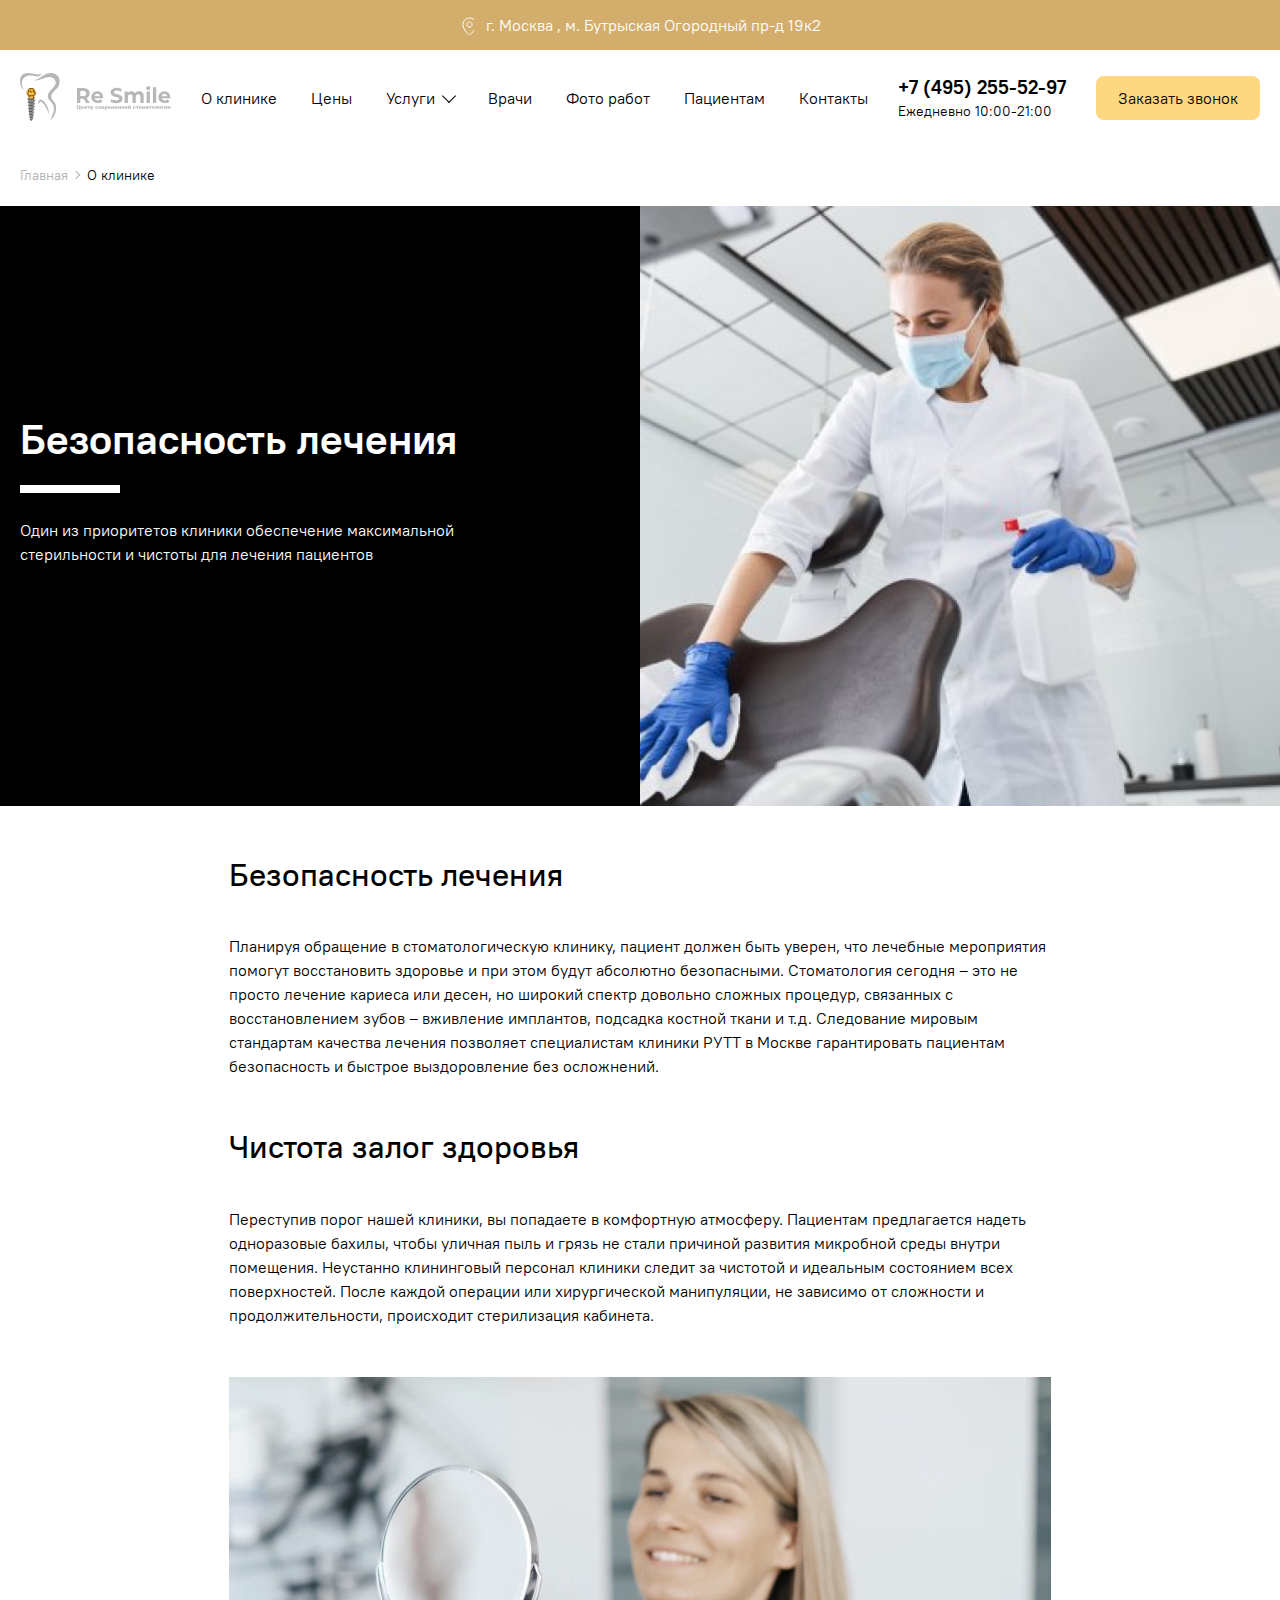
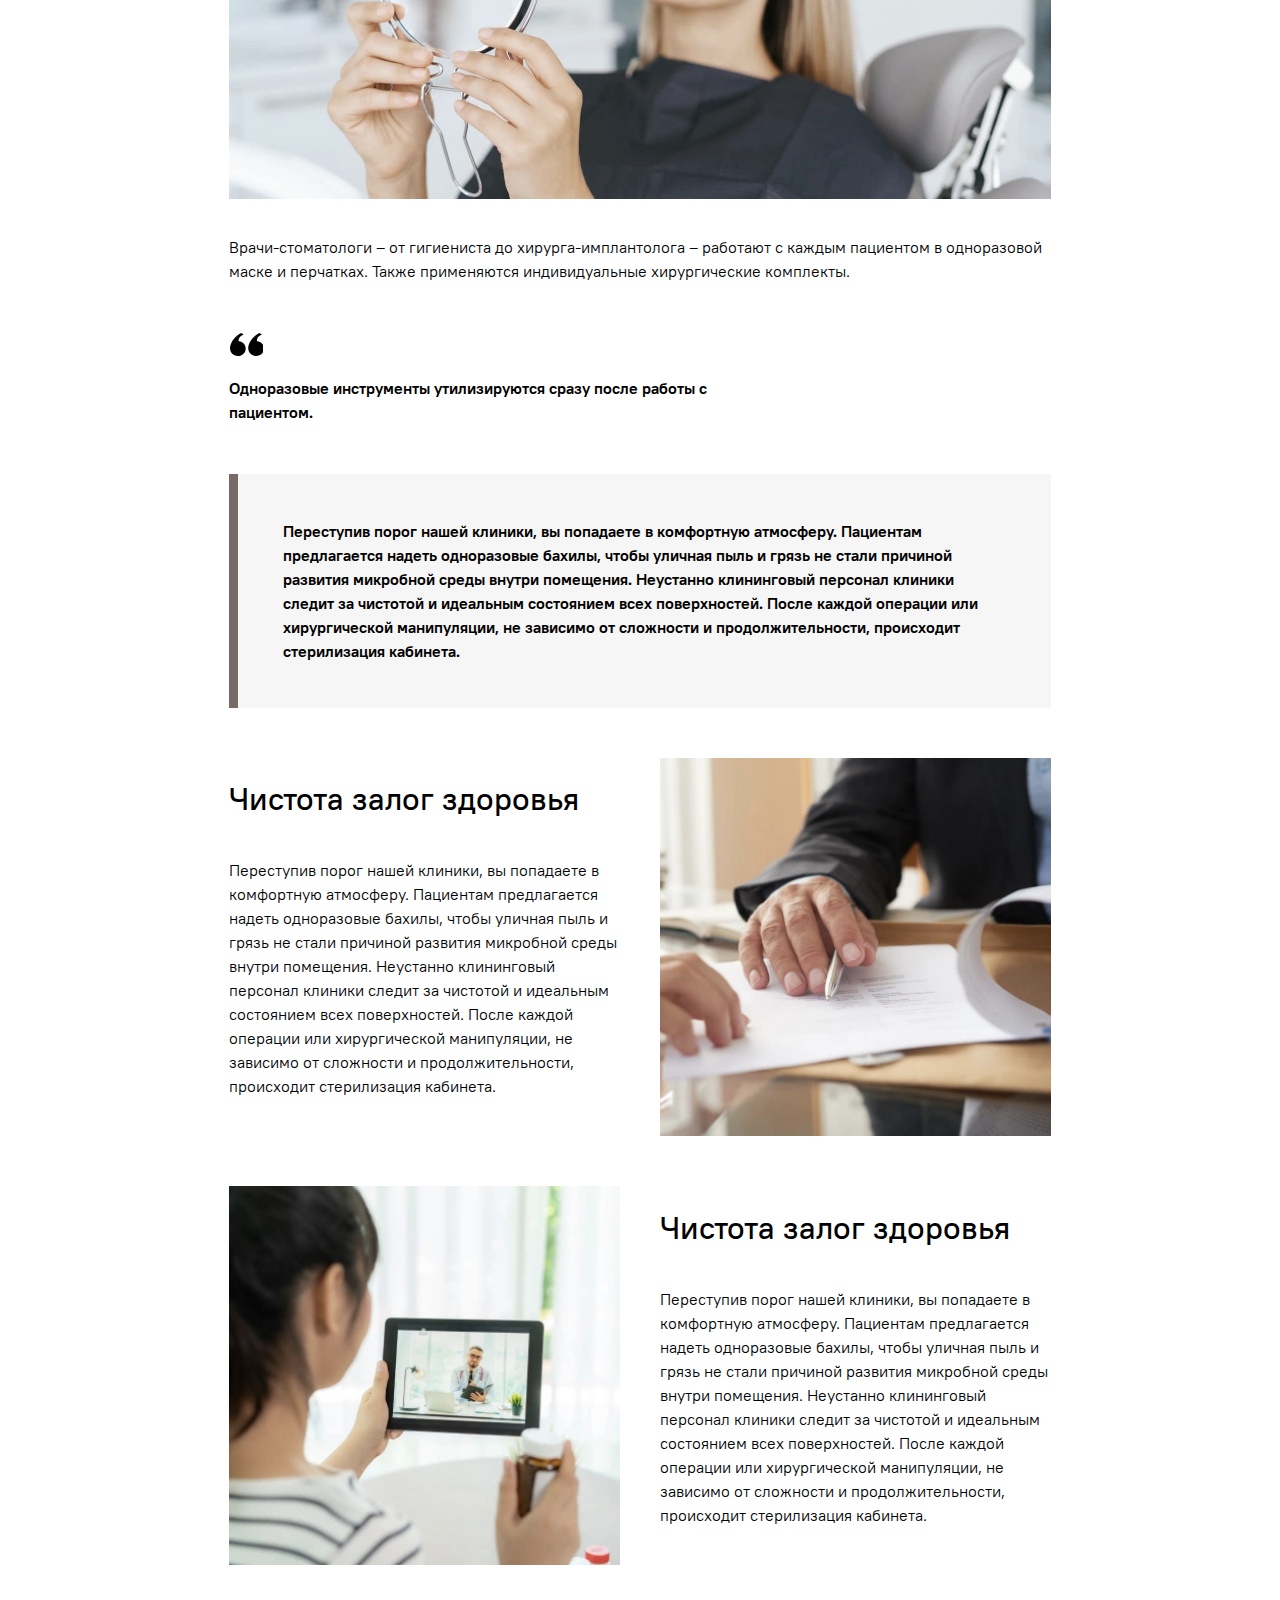
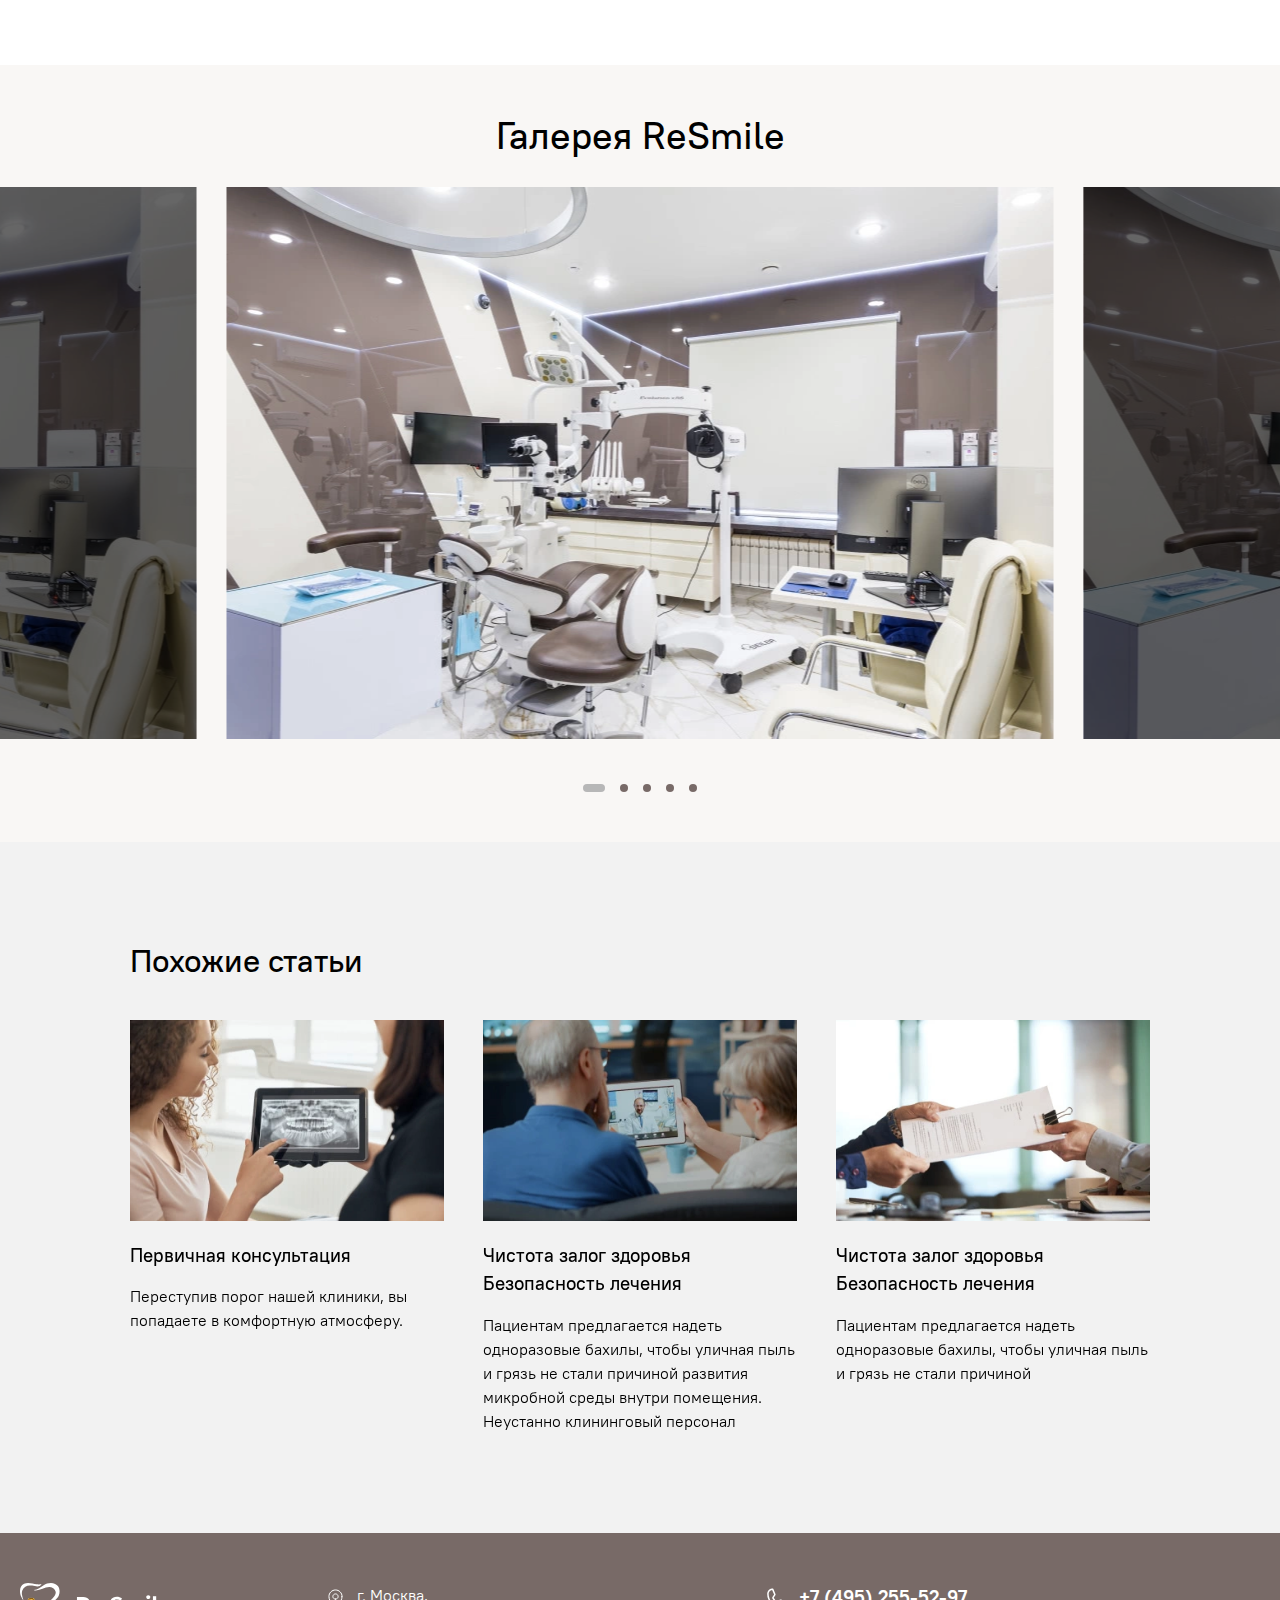
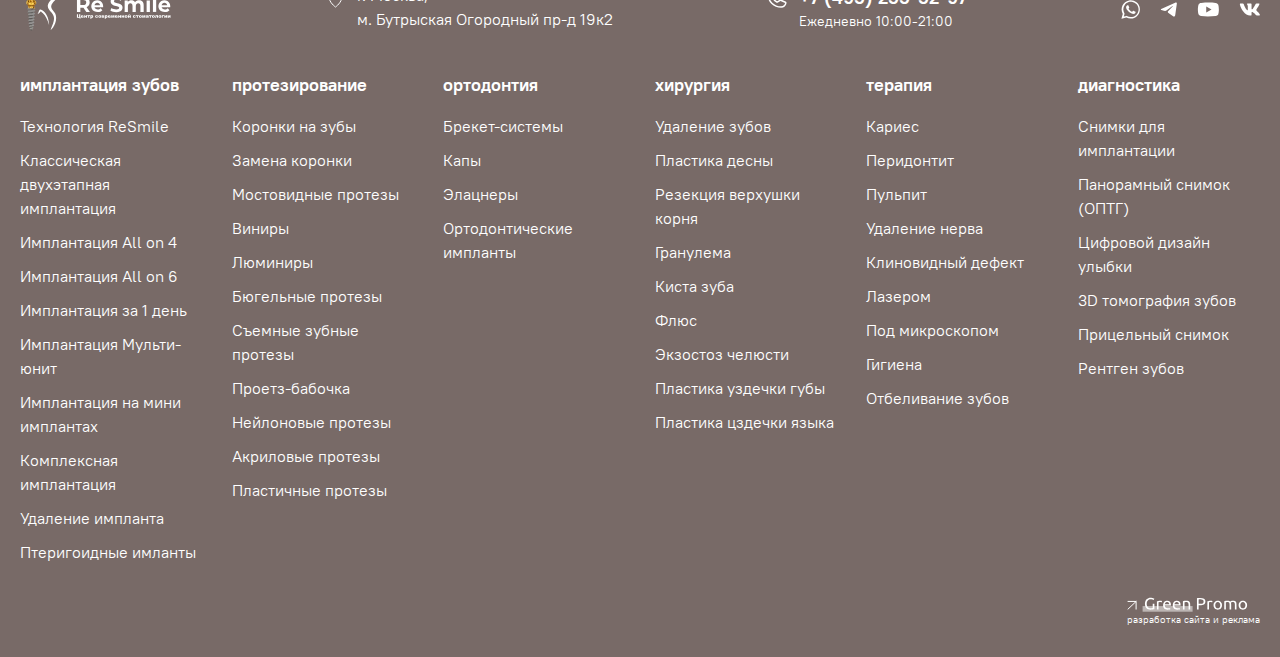
<file: article.html>
<!DOCTYPE html>
<html lang="ru">
  <head>
    <meta charset="utf-8">
    <meta name="viewport" content="width=device-width, initial-scale=1, shrink-to-fit=no">
    <meta name="format-detection" content="telephone=no">
    <title>Статья</title>
    <meta name="description" content="Описание страницы статьи">
    <meta name="keywords" content="Ключи страницы статьи">
    <link rel="shortcut icon" href="img/favicon.ico" type="image/x-icon">
    <link rel="stylesheet" href="css/libs/tiny-slider.css">
    <link rel="stylesheet" href="css/libs/fancybox.css">
    <link rel="stylesheet" href="css/libs/twentytwenty.css">
    <link rel="stylesheet" href="css/style.min.css">
  </head>
  <body>
    <div class="top">
      <div class="container">
        <div class="top__item">
          <svg width="15" height="19" viewBox="0 0 15 19" fill="none" xmlns="http://www.w3.org/2000/svg">
            <use xlink:href="#svg-address"></use>
          </svg>г. Москва , м. Бутрыская Огородный пр-д 19к2
        </div>
      </div>
    </div>
    <header class="header">
      <div class="container header__cols"><a class="header__col logo _logo" href="index.html"><span class="logo__icon">
            <svg width="40" height="49" viewBox="0 0 40 49" fill="none" xmlns="http://www.w3.org/2000/svg" xmlns:xlink="http://www.w3.org/1999/xlink">
              <use xlink:href="#svg-logo"></use>
            </svg>
            <picture>
              <source type="image/webp" srcset="img/logo@2x.webp 2x, img/logo.webp 2x">
              <source type="image/png" srcset="img/logo@2x.png 2x, img/logo.png 2x"><img class="logo__img" src="img/logo.png" alt="" width="12" height="35">
            </picture></span>
          <svg class="logo__text" width="95" height="24" viewBox="0 0 95 24" fill="none" xmlns="http://www.w3.org/2000/svg">
            <use xlink:href="#svg-logo-text"></use>
          </svg></a>
        <div class="header__col header__mobile"><a class="header__mobile-phone" href="tel:+74952555297">
            <svg width="20" height="20" viewBox="0 0 20 20" fill="none" xmlns="http://www.w3.org/2000/svg">
              <use xlink:href="#svg-phone"></use>
            </svg></a>
          <button class="button header__mobile-button _yellow" type="button" data-fancybox data-src="#modal-order">Записаться</button>
          <button class="header__mobile-burger" type="button"><span></span><span></span><span></span></button>
        </div>
        <nav class="header__col nav _nav">
          <!-- Класс _active у активного li-->
          <ul>
            <li><a href="about.html">О клинике</a></li>
            <li><a href="price.html">Цены</a></li>
            <li class="_parent"><a href="#nav-services">Услуги</a></li>
            <li><a href="doctors.html">Врачи</a></li>
            <li><a href="projects.html">Фото работ</a></li>
            <li><a href="articles.html">Пациентам</a></li>
            <li><a href="contacts.html">Контакты</a></li>
          </ul>
        </nav>
        <div class="header__col header__contacts _contacts"><a class="header__phone" href="tel:+74952555297">+7 (495) 255-52-97</a>
          <div class="header__schedule">Ежедневно 10:00-21:00</div>
        </div>
        <div class="header__col _callback">
          <button class="header__callback button _yellow" type="button" data-fancybox data-src="#modal-order">Заказать звонок</button>
        </div>
      </div>
      <div class="nav-slide" id="nav-services">
        <div class="container">
          <!-- Класс _active у активного li-->
          <ul class="nav-slide__list">
            <li class="_parent"><a href="service.html">Имплантация зубов</a>
              <ul>
                <li>
                  <ul>
                    <li><a href="service.html">Базальная имплантация</a></li>
                    <li><a href="service.html">Имплантация с немедленной нагрузкой</a></li>
                    <li><a href="service.html">Экспресс-имплантация</a></li>
                    <li><a href="service.html">Зубные мини импланты</a></li>
                    <li><a href="service.html">Имплантация последнего поколения</a></li>
                    <li><a href="service.html">Безоперационная имплантацяи</a></li>
                    <li><a href="service.html">Дентальная имплантация</a></li>
                    <li><a href="service.html">Балочные протезы</a></li>
                  </ul>
                </li>
                <li>
                  <ul class="_strong">
                    <li><a href="service.html">Классическая двухэтапная имплантация</a></li>
                    <li><a href="service.html">Имплантация зубов all-on-4</a></li>
                    <li><a href="service.html">Имплантация зубов All-on-6</a></li>
                  </ul>
                </li>
                <li>
                  <ul>
                    <li><a href="service.html">Трансгингивальная имплантация</a></li>
                    <li><a href="service.html">Комбинированная имплантация</a></li>
                    <li><a href="service.html">Имплантация Мульти-юнит</a></li>
                  </ul>
                </li>
                <li>
                  <ul>
                    <li><a href="service.html">Имплантация под ключ</a></li>
                    <li><a href="service.html">Подготовка к имплантации</a></li>
                    <li><a href="service.html">Компрессионные импланты</a></li>
                  </ul>
                </li>
                <li>
                  <ul class="_strong">
                    <li><a href="service.html">Синус-лифтинг</a></li>
                  </ul>
                </li>
                <li>
                  <ul>
                    <li><a href="service.html">Имплантация 1 зуба</a></li>
                    <li><a href="service.html">Имплантация 2 зубов</a></li>
                    <li><a href="service.html">Имплантация 3 зубов</a></li>
                  </ul>
                </li>
                <li>
                  <ul>
                    <li><a href="service.html">Имплантация нижних зубов</a></li>
                    <li><a href="service.html">Имплантация передних зубов</a></li>
                    <li><a href="service.html">Имплантация при полном отсутствии зубов</a></li>
                    <li><a href="service.html">Имплантация верхних зубов</a></li>
                    <li><a href="service.html">Имплантация жевательных зубов</a></li>
                  </ul>
                </li>
                <li>
                  <ul>
                    <li><a href="service.html">Имплантация при пародонтозе</a></li>
                    <li><a href="service.html">Имплантация при отсутствии костной ткани</a></li>
                    <li><a href="service.html">Имплантация при неправильном прикусе</a></li>
                  </ul>
                </li>
                <li>
                  <ul>
                    <li><a href="service.html">Скуловая имплантация</a></li>
                  </ul>
                </li>
              </ul>
            </li>
            <li><a href="service.html">Протезирование зубов</a></li>
            <li><a href="service.html">Хирургия</a></li>
            <li><a href="service.html">Ортодонтия</a></li>
            <li><a href="service.html">Диагностика</a></li>
            <li><a href="service.html">Терапия</a></li>
          </ul>
        </div>
      </div>
      <div class="nav-slide__overlay"></div>
      <div class="nav-mobile _main">
        <button class="nav-mobile__close" type="button"></button>
        <div class="container nav-mobile__content">
          <!--Класс _active у активного li-->
          <ul class="nav-mobile__list">
            <li><a href="about.html">О клинике</a></li>
            <li><a href="price.html">Цены</a></li>
            <li class="_parent"><a href="service.html">Услуги</a><span></span>
              <ul>
                <li class="_parent"><a href="service.html">Имплантация зубов</a><span data-src="#nav-mobile-service-1"></span></li>
                <li class="_parent"><a href="service.html">Протезирование</a><span data-src="#nav-mobile-service-2"></span></li>
                <li class="_parent"><a href="service.html">Ортодонтия</a><span data-src="#nav-mobile-service-3"></span></li>
                <li class="_parent"><a href="service.html">Хирургия</a><span data-src="#nav-mobile-service-4"></span></li>
                <li class="_parent"><a href="service.html">Терапия</a><span data-src="#nav-mobile-service-5"></span></li>
                <li class="_parent"><a href="service.html">Диагностика</a><span data-src="#nav-mobile-service-6"></span></li>
              </ul>
            </li>
            <li><a href="doctors.html">Врачи</a></li>
            <li><a href="projects.html">Фото работ</a></li>
            <li><a href="articles.html">Пациентам</a></li>
            <li><a href="contacts.html">Контакты</a></li>
          </ul>
          <div class="nav-mobile__contacts"><a class="nav-mobile__phone" href="tel:+74952555297">+7 (495) 255-52-97</a>
            <div class="nav-mobile__item nav-mobile__schedule">
              <svg width="20" height="20" viewBox="0 0 20 20" fill="none" xmlns="http://www.w3.org/2000/svg">
                <use xlink:href="#svg-schedule"></use>
              </svg>Ежедневно 10:00-21:00
            </div>
            <div class="nav-mobile__item">
              <svg width="21" height="21" viewBox="0 0 21 21" fill="none" xmlns="http://www.w3.org/2000/svg">
                <use xlink:href="#svg-address"></use>
              </svg>г. Москва , м. Бутрыская Огородный пр-д 19к2
            </div>
          </div>
        </div>
      </div>
      <div class="nav-mobile" id="nav-mobile-service-1">
        <button class="nav-mobile__close _back" type="button">
          <svg width="24" height="25" viewBox="0 0 24 25" fill="none" xmlns="http://www.w3.org/2000/svg">
            <use xlink:href="#svg-back"></use>
          </svg>
        </button>
        <div class="container nav-mobile__content">
          <div class="nav-mobile__title">Имплантация зубов</div>
          <ul class="nav-mobile__list _sub">
            <li><a href="service.html">Технология ReSmile</a></li>
            <li><a href="service.html">Классическая двухэтапная имплантация</a></li>
            <li><a href="service.html">Имплантация All on 4</a></li>
            <li><a href="service.html">Имплантация All on 6</a></li>
            <li><a href="service.html">Имплантация за 1 день</a></li>
            <li><a href="service.html">Имплантация Мульти-юнит</a></li>
            <li><a href="service.html">Имплантация на мини имплантах</a></li>
            <li><a href="service.html">Комплексная имплантация</a></li>
            <li><a href="service.html">Удаление импланта</a></li>
            <li><a href="service.html">Птеригоидные имланты</a></li>
          </ul>
        </div>
      </div>
      <div class="nav-mobile" id="nav-mobile-service-2">
        <button class="nav-mobile__close _back" type="button">
          <svg width="24" height="25" viewBox="0 0 24 25" fill="none" xmlns="http://www.w3.org/2000/svg">
            <use xlink:href="#svg-back"></use>
          </svg>
        </button>
        <div class="container nav-mobile__content">
          <div class="nav-mobile__title">Протезирование</div>
          <ul class="nav-mobile__list _sub">
            <li><a href="service.html">Подкатегория протезирования</a></li>
          </ul>
        </div>
      </div>
      <div class="nav-mobile" id="nav-mobile-service-3">
        <button class="nav-mobile__close _back" type="button">
          <svg width="24" height="25" viewBox="0 0 24 25" fill="none" xmlns="http://www.w3.org/2000/svg">
            <use xlink:href="#svg-back"></use>
          </svg>
        </button>
        <div class="container nav-mobile__content">
          <div class="nav-mobile__title">Ортодонтия</div>
          <ul class="nav-mobile__list _sub">
            <li><a href="service.html">Подкатегория ортодонтии</a></li>
          </ul>
        </div>
      </div>
      <div class="nav-mobile" id="nav-mobile-service-4">
        <button class="nav-mobile__close _back" type="button">
          <svg width="24" height="25" viewBox="0 0 24 25" fill="none" xmlns="http://www.w3.org/2000/svg">
            <use xlink:href="#svg-back"></use>
          </svg>
        </button>
        <div class="container nav-mobile__content">
          <div class="nav-mobile__title">Хирургия</div>
          <ul class="nav-mobile__list _sub">
            <li><a href="service.html">Подкатегория хирургии</a></li>
          </ul>
        </div>
      </div>
      <div class="nav-mobile" id="nav-mobile-service-5">
        <button class="nav-mobile__close _back" type="button">
          <svg width="24" height="25" viewBox="0 0 24 25" fill="none" xmlns="http://www.w3.org/2000/svg">
            <use xlink:href="#svg-back"></use>
          </svg>
        </button>
        <div class="container nav-mobile__content">
          <div class="nav-mobile__title">Терапия</div>
          <ul class="nav-mobile__list _sub">
            <li><a href="service.html">Подкатегория терапии</a></li>
          </ul>
        </div>
      </div>
      <div class="nav-mobile" id="nav-mobile-service-6">
        <button class="nav-mobile__close _back" type="button">
          <svg width="24" height="25" viewBox="0 0 24 25" fill="none" xmlns="http://www.w3.org/2000/svg">
            <use xlink:href="#svg-back"></use>
          </svg>
        </button>
        <div class="container nav-mobile__content">
          <div class="nav-mobile__title">Диагностика</div>
          <ul class="nav-mobile__list _sub">
            <li><a href="service.html">Подкатегория диагностики</a></li>
          </ul>
        </div>
      </div>
    </header>
    <main class="main _inner">
      <div class="breadcrumbs">
        <div class="container">
          <ul class="breadcrumbs__list">
            <li>Главная</li>
            <li><a href="#">О клинике</a></li>
          </ul>
        </div>
      </div>
      <section class="intro _black">
        <div class="intro__img" style="background: url('img/tmp/intro-article@2x.jpg') no-repeat center center; background-size: cover;"></div>
        <div class="container">
          <div class="intro__wrapper">
            <h1 class="intro__title _white">Безопасность лечения</h1>
            <div class="intro__text">Один из приоритетов клиники обеспечение максимальной стерильности и чистоты для лечения пациентов</div>
          </div>
        </div>
      </section>
      <section class="section article">
        <div class="container">
          <div class="article__wrapper">
            <div class="article__text-block">
              <h2 class="section__subtitle">Безопасность лечения</h2>
              <p>Планируя обращение в стоматологическую клинику, пациент должен быть уверен, что лечебные мероприятия помогут восстановить здоровье и при этом будут абсолютно безопасными. Стоматология сегодня – это не просто лечение кариеса или десен, но широкий спектр довольно сложных процедур, связанных с восстановлением зубов – вживление имплантов, подсадка костной ткани и т.д. Следование мировым стандартам качества лечения позволяет специалистам клиники РУТТ в Москве гарантировать пациентам безопасность и быстрое выздоровление без осложнений.</p>
            </div>
            <div class="article__text-block">
              <h2 class="section__subtitle">Чистота залог здоровья</h2>
              <p>Переступив порог нашей клиники, вы попадаете в комфортную атмосферу. Пациентам предлагается надеть одноразовые бахилы, чтобы уличная пыль и грязь не стали причиной развития микробной среды внутри помещения. Неустанно клининговый персонал клиники следит за чистотой и идеальным состоянием всех поверхностей. После каждой операции или хирургической манипуляции, не зависимо от сложности и продолжительности, происходит стерилизация кабинета.</p>
            </div>
            <picture class="article__img">
              <source type="image/webp" srcset="img/tmp/article-full-img@2x.webp 2x, img/tmp/article-full-img.webp 1x">
              <source type="image/jpeg" srcset="img/tmp/article-full-img@2x.jpg 2x, img/tmp/article-full-img.jpg 1x"><img src="img/tmp/article-full-img.jpg" alt="" width="822" height="422">
            </picture>
            <div class="article__text-block">
              <p>Врачи-стоматологи – от гигиениста до хирурга-имплантолога – работают с каждым пациентом в одноразовой маске и перчатках. Также применяются индивидуальные хирургические комплекты.</p>
            </div>
            <div class="article__text-block">
              <p class="quotes">
                <svg width="34" height="23" viewBox="0 0 34 23" fill="none" xmlns="http://www.w3.org/2000/svg">
                  <use xlink:href="#svg-quotes"></use>
                </svg><strong>Одноразовые инструменты утилизируются сразу после работы с пациентом.</strong>
              </p>
            </div>
            <div class="article__text-block">
              <p class="article__box">Переступив порог нашей клиники, вы попадаете в комфортную атмосферу. Пациентам предлагается надеть одноразовые бахилы, чтобы уличная пыль и грязь не стали причиной развития микробной среды внутри помещения. Неустанно клининговый персонал клиники следит за чистотой и идеальным состоянием всех поверхностей. После каждой операции или хирургической манипуляции, не зависимо от сложности и продолжительности, происходит стерилизация кабинета.</p>
            </div>
            <div class="article__text-block article__cols">
              <div class="article__col">
                <h2 class="section__subtitle">Чистота залог здоровья</h2>
                <p>Переступив порог нашей клиники, вы попадаете в комфортную атмосферу. Пациентам предлагается надеть одноразовые бахилы, чтобы уличная пыль и грязь не стали причиной развития микробной среды внутри помещения. Неустанно клининговый персонал клиники следит за чистотой и идеальным состоянием всех поверхностей. После каждой операции или хирургической манипуляции, не зависимо от сложности и продолжительности, происходит стерилизация кабинета.</p>
              </div>
              <div class="article__col">
                <picture>
                  <source type="image/webp" srcset="img/tmp/article-half-1@2x.webp 2x, img/tmp/article-half-1.webp 1x">
                  <source type="image/jpeg" srcset="img/tmp/article-half-1@2x.jpg 2x, img/tmp/article-half-1.jpg 1x"><img src="img/tmp/article-half-1.jpg" alt="" width="384" height="372">
                </picture>
              </div>
            </div>
            <div class="article__text-block article__cols _revers">
              <div class="article__col">
                <picture>
                  <source type="image/webp" srcset="img/tmp/article-half-2@2x.webp 2x, img/tmp/article-half-2.webp 1x">
                  <source type="image/jpeg" srcset="img/tmp/article-half-2@2x.jpg 2x, img/tmp/article-half-2.jpg 1x"><img src="img/tmp/article-half-2.jpg" alt="" width="384" height="372">
                </picture>
              </div>
              <div class="article__col">
                <h2 class="section__subtitle">Чистота залог здоровья</h2>
                <p>Переступив порог нашей клиники, вы попадаете в комфортную атмосферу. Пациентам предлагается надеть одноразовые бахилы, чтобы уличная пыль и грязь не стали причиной развития микробной среды внутри помещения. Неустанно клининговый персонал клиники следит за чистотой и идеальным состоянием всех поверхностей. После каждой операции или хирургической манипуляции, не зависимо от сложности и продолжительности, происходит стерилизация кабинета.</p>
              </div>
            </div>
          </div>
        </div>
      </section>
      <section class="section gallery _beige-light">
        <div class="container">
          <h3 class="section__title">Галерея ReSmile</h3>
          <div class="gallery__carousel">
            <div class="gallery__slide"><a href="img/tmp/gallery@2x.jpg" data-fancybox="gallery">
                <picture>
                  <source type="image/webp" srcset="img/tmp/gallery@2x.webp 2x, img/tmp/gallery.webp 1x">
                  <source type="image/jpeg" srcset="img/tmp/gallery@2x.jpg 2x, img/tmp/gallery.jpg 1x"><img class="gallery__img" src="img/tmp/gallery.jpg" alt="" width="827" height="552">
                </picture></a></div>
            <div class="gallery__slide"><a href="img/tmp/gallery@2x.jpg" data-fancybox="gallery">
                <picture>
                  <source type="image/webp" srcset="img/tmp/gallery@2x.webp 2x, img/tmp/gallery.webp 1x">
                  <source type="image/jpeg" srcset="img/tmp/gallery@2x.jpg 2x, img/tmp/gallery.jpg 1x"><img class="gallery__img" src="img/tmp/gallery.jpg" alt="" width="827" height="552">
                </picture></a></div>
            <div class="gallery__slide"><a href="img/tmp/gallery@2x.jpg" data-fancybox="gallery">
                <picture>
                  <source type="image/webp" srcset="img/tmp/gallery@2x.webp 2x, img/tmp/gallery.webp 1x">
                  <source type="image/jpeg" srcset="img/tmp/gallery@2x.jpg 2x, img/tmp/gallery.jpg 1x"><img class="gallery__img" src="img/tmp/gallery.jpg" alt="" width="827" height="552">
                </picture></a></div>
            <div class="gallery__slide"><a href="img/tmp/gallery@2x.jpg" data-fancybox="gallery">
                <picture>
                  <source type="image/webp" srcset="img/tmp/gallery@2x.webp 2x, img/tmp/gallery.webp 1x">
                  <source type="image/jpeg" srcset="img/tmp/gallery@2x.jpg 2x, img/tmp/gallery.jpg 1x"><img class="gallery__img" src="img/tmp/gallery.jpg" alt="" width="827" height="552">
                </picture></a></div>
            <div class="gallery__slide"><a href="img/tmp/gallery@2x.jpg" data-fancybox="gallery">
                <picture>
                  <source type="image/webp" srcset="img/tmp/gallery@2x.webp 2x, img/tmp/gallery.webp 1x">
                  <source type="image/jpeg" srcset="img/tmp/gallery@2x.jpg 2x, img/tmp/gallery.jpg 1x"><img class="gallery__img" src="img/tmp/gallery.jpg" alt="" width="827" height="552">
                </picture></a></div>
          </div>
          <div class="gallery__dots dots">
            <button class="dots__item" type="button"></button>
            <button class="dots__item" type="button"></button>
            <button class="dots__item" type="button"></button>
            <button class="dots__item" type="button"></button>
            <button class="dots__item" type="button"></button>
          </div>
        </div>
      </section>
      <section class="section similar _gray _big-padding">
        <div class="container">
          <div class="similar__wrapper">
            <h2 class="section__subtitle">Похожие статьи</h2>
            <div class="similar__init">
              <div class="similar__slide"><a class="articles__item" href="article.html">
                  <picture>
                    <source type="image/webp" srcset="img/tmp/articles-1@2x.webp 2x, img/tmp/articles-1.webp 1x">
                    <source type="image/jpeg" srcset="img/tmp/articles-1@2x.jpg 2x, img/tmp/articles-1.jpg 1x"><img class="articles__img" src="img/tmp/articles-1.jpg" alt="" width="314" height="174">
                  </picture>Первичная консультация<span class="articles__text">Переступив порог нашей клиники, вы попадаете в комфортную атмосферу.</span></a></div>
              <div class="similar__slide"><a class="articles__item" href="article.html">
                  <picture>
                    <source type="image/webp" srcset="img/tmp/articles-2@2x.webp 2x, img/tmp/articles-2.webp 1x">
                    <source type="image/jpeg" srcset="img/tmp/articles-2@2x.jpg 2x, img/tmp/articles-2.jpg 1x"><img class="articles__img" src="img/tmp/articles-2.jpg" alt="" width="314" height="174">
                  </picture>Чистота залог здоровья Безопасность лечения<span class="articles__text">Пациентам предлагается надеть одноразовые бахилы, чтобы уличная пыль и грязь не стали причиной развития микробной среды внутри помещения. Неустанно клининговый персонал</span></a></div>
              <div class="similar__slide"><a class="articles__item" href="article.html">
                  <picture>
                    <source type="image/webp" srcset="img/tmp/articles-3@2x.webp 2x, img/tmp/articles-3.webp 1x">
                    <source type="image/jpeg" srcset="img/tmp/articles-3@2x.jpg 2x, img/tmp/articles-3.jpg 1x"><img class="articles__img" src="img/tmp/articles-3.jpg" alt="" width="314" height="174">
                  </picture>Чистота залог здоровья Безопасность лечения<span class="articles__text">Пациентам предлагается надеть одноразовые бахилы, чтобы уличная пыль и грязь не стали причиной</span></a></div>
              <div class="similar__slide"><a class="articles__item" href="article.html">
                  <picture>
                    <source type="image/webp" srcset="img/tmp/articles-3@2x.webp 2x, img/tmp/articles-3.webp 1x">
                    <source type="image/jpeg" srcset="img/tmp/articles-3@2x.jpg 2x, img/tmp/articles-3.jpg 1x"><img class="articles__img" src="img/tmp/articles-3.jpg" alt="" width="314" height="174">
                  </picture>Чистота залог здоровья Безопасность лечения<span class="articles__text">Пациентам предлагается надеть одноразовые бахилы, чтобы уличная пыль и грязь не стали причиной</span></a></div>
            </div>
          </div>
        </div>
      </section>
    </main>
    <footer class="footer">
      <div class="container">
        <div class="footer__top">
          <div class="footer__top-col _logo"><a class="footer__logo logo _white" href="index.html"><span class="logo__icon">
                <svg width="40" height="49" viewBox="0 0 40 49" fill="none" xmlns="http://www.w3.org/2000/svg" xmlns:xlink="http://www.w3.org/1999/xlink">
                  <use xlink:href="#svg-logo"></use>
                </svg>
                <picture>
                  <source type="image/webp" srcset="img/logo@2x.webp 2x, img/logo.webp 2x">
                  <source type="image/png" srcset="img/logo@2x.png 2x, img/logo.png 2x"><img class="logo__img" src="img/logo.png" alt="" width="12" height="35">
                </picture></span>
              <svg class="logo__text" width="95" height="24" viewBox="0 0 95 24" fill="none" xmlns="http://www.w3.org/2000/svg">
                <use xlink:href="#svg-logo-text"></use>
              </svg></a></div>
          <div class="footer__top-col _address">
            <div class="footer__item">
              <svg width="22" height="22" viewBox="0 0 22 22" fill="none" xmlns="http://www.w3.org/2000/svg">
                <use xlink:href="#svg-address"></use>
              </svg>
              <div class="footer__item-content">г. Москва, <br>м. Бутрыская Огородный пр-д 19к2</div>
            </div>
          </div>
          <div class="footer__top-col _phone">
            <div class="footer__item">
              <svg width="22" height="22" viewBox="0 0 22 22" fill="none" xmlns="http://www.w3.org/2000/svg">
                <use xlink:href="#svg-phone"></use>
              </svg>
              <div class="footer__item-content"><a class="footer__phone" href="tel:+74952555297">+7 (495) 255-52-97</a>
                <div class="footer__schedule">Ежедневно 10:00-21:00</div>
              </div>
            </div>
          </div>
          <div class="footer__top-col _socials">
            <div class="footer__socials"><a href="https://api.whatsapp.com/send?phone=" target="_blank" rel="nofollow">
                <svg width="19" height="19" viewBox="0 0 19 19" fill="none" xmlns="http://www.w3.org/2000/svg">
                  <use xlink:href="#svg-whatsapp"></use>
                </svg></a><a href="tg://resolve?domain=" target="_blank" rel="nofollow">
                <svg width="17" height="15" viewBox="0 0 17 15" fill="none" xmlns="http://www.w3.org/2000/svg">
                  <use xlink:href="#svg-telegram-footer"></use>
                </svg></a><a href="https://youtube.com/" target="_blank" rel="nofollow">
                <svg width="22" height="15" viewBox="0 0 22 15" fill="none" xmlns="http://www.w3.org/2000/svg">
                  <use xlink:href="#svg-youtube"></use>
                </svg></a><a href="https://vk.com/" target="_blank" rel="nofollow">
                <svg width="21" height="13" viewBox="0 0 21 13" fill="none" xmlns="http://www.w3.org/2000/svg">
                  <use xlink:href="#svg-vk"></use>
                </svg></a></div>
          </div>
        </div>
        <div class="footer__middle">
          <div class="footer__middle-col">
            <div class="footer__title"><a class="footer__title-link" href="service.html">имплантация зубов</a><span></span></div>
            <ul class="footer__list">
              <li><a href="service.html">Технология ReSmile</a></li>
              <li><a href="service.html">Классическая двухэтапная имплантация</a></li>
              <li><a href="service.html">Имплантация All on 4</a></li>
              <li><a href="service.html">Имплантация  All on 6</a></li>
              <li><a href="service.html">Имплантация за 1 день</a></li>
              <li><a href="service.html">Имплантация Мульти-юнит</a></li>
              <li><a href="service.html">Имплантация на мини имплантах</a></li>
              <li><a href="service.html">Комплексная имплантация</a></li>
              <li><a href="service.html">Удаление импланта</a></li>
              <li><a href="service.html">Птеригоидные имланты</a></li>
            </ul>
          </div>
          <div class="footer__middle-col">
            <div class="footer__title"><a class="footer__title-link" href="service.html">протезирование</a><span></span></div>
            <ul class="footer__list">
              <li><a href="service.html">Коронки на зубы</a></li>
              <li><a href="service.html">Замена коронки</a></li>
              <li><a href="service.html">Мостовидные протезы</a></li>
              <li><a href="service.html">Виниры</a></li>
              <li><a href="service.html">Люминиры</a></li>
              <li><a href="service.html">Бюгельные протезы</a></li>
              <li><a href="service.html">Съемные зубные протезы</a></li>
              <li><a href="service.html">Проетз-бабочка</a></li>
              <li><a href="service.html">Нейлоновые протезы</a></li>
              <li><a href="service.html">Акриловые протезы</a></li>
              <li><a href="service.html">Пластичные протезы</a></li>
            </ul>
          </div>
          <div class="footer__middle-col">
            <div class="footer__title"><a class="footer__title-link" href="service.html">ортодонтия</a><span></span></div>
            <ul class="footer__list">
              <li><a href="service.html">Брекет-системы</a></li>
              <li><a href="service.html">Капы</a></li>
              <li><a href="service.html">Элацнеры</a></li>
              <li><a href="service.html">Ортодонтические импланты</a></li>
            </ul>
          </div>
          <div class="footer__middle-col">
            <div class="footer__title"><a class="footer__title-link" href="service.html">хирургия</a><span></span></div>
            <ul class="footer__list">
              <li><a href="service.html">Удаление зубов</a></li>
              <li><a href="service.html">Пластика десны</a></li>
              <li><a href="service.html">Резекция верхушки корня</a></li>
              <li><a href="service.html">Гранулема</a></li>
              <li><a href="service.html">Киста зуба</a></li>
              <li><a href="service.html">Флюс</a></li>
              <li><a href="service.html">Экзостоз челюсти</a></li>
              <li><a href="service.html">Пластика уздечки губы</a></li>
              <li><a href="service.html">Пластика цздечки языка</a></li>
            </ul>
          </div>
          <div class="footer__middle-col">
            <div class="footer__title"><a class="footer__title-link" href="service.html">терапия</a><span></span></div>
            <ul class="footer__list">
              <li><a href="service.html">Кариес</a></li>
              <li><a href="service.html">Перидонтит</a></li>
              <li><a href="service.html">Пульпит</a></li>
              <li><a href="service.html">Удаление нерва</a></li>
              <li><a href="service.html">Клиновидный дефект</a></li>
              <li><a href="service.html">Лазером</a></li>
              <li><a href="service.html">Под микроскопом</a></li>
              <li><a href="service.html">Гигиена</a></li>
              <li><a href="service.html">Отбеливание зубов</a></li>
            </ul>
          </div>
          <div class="footer__middle-col">
            <div class="footer__title"><a class="footer__title-link" href="service.html">диагностика</a><span></span></div>
            <ul class="footer__list">
              <li><a href="service.html">Снимки для имплантации</a></li>
              <li><a href="service.html">Панорамный снимок (ОПТГ)</a></li>
              <li><a href="service.html">Цифровой дизайн улыбки</a></li>
              <li><a href="service.html">3D томография зубов</a></li>
              <li><a href="service.html">Прицельный снимок</a></li>
              <li><a href="service.html">Рентген зубов</a></li>
            </ul>
          </div>
        </div>
        <div class="footer__bottom">
          <div class="footer__bottom-col _socials">
            <div class="footer__socials"><a href="https://api.whatsapp.com/send?phone=" target="_blank" rel="nofollow">
                <svg width="19" height="19" viewBox="0 0 19 19" fill="none" xmlns="http://www.w3.org/2000/svg">
                  <use xlink:href="#svg-whatsapp"></use>
                </svg></a><a href="tg://resolve?domain=" target="_blank" rel="nofollow">
                <svg width="17" height="15" viewBox="0 0 17 15" fill="none" xmlns="http://www.w3.org/2000/svg">
                  <use xlink:href="#svg-telegram-footer"></use>
                </svg></a><a href="https://youtube.com/" target="_blank" rel="nofollow">
                <svg width="22" height="15" viewBox="0 0 22 15" fill="none" xmlns="http://www.w3.org/2000/svg">
                  <use xlink:href="#svg-youtube"></use>
                </svg></a><a href="https://vk.com/" target="_blank" rel="nofollow">
                <svg width="21" height="13" viewBox="0 0 21 13" fill="none" xmlns="http://www.w3.org/2000/svg">
                  <use xlink:href="#svg-vk"></use>
                </svg></a></div>
          </div>
          <div class="footer__bottom-col"><a class="footer__development" href="#" target="_blank" rel="nofollow">
              <svg width="121" height="19" viewBox="0 0 121 19" fill="none" xmlns="http://www.w3.org/2000/svg">
                <use xlink:href="#svg-green-promo"></use>
              </svg>разработка сайта и реклама</a></div>
        </div>
      </div>
    </footer>
    <svg class="svg">
      <symbol id="svg-address">
        <path d="M10.5 11.1562C11.9497 11.1562 13.125 9.981 13.125 8.53125C13.125 7.0815 11.9497 5.90625 10.5 5.90625C9.05025 5.90625 7.875 7.0815 7.875 8.53125C7.875 9.981 9.05025 11.1562 10.5 11.1562Z" stroke-linecap="round" stroke-linejoin="round"></path>
        <path d="M17.0625 8.53125C17.0625 14.4375 10.5 19.0312 10.5 19.0312C10.5 19.0312 3.9375 14.4375 3.9375 8.53125C3.9375 6.79077 4.6289 5.12157 5.85961 3.89086C7.09032 2.66015 8.75952 1.96875 10.5 1.96875C12.2405 1.96875 13.9097 2.66015 15.1404 3.89086C16.3711 5.12157 17.0625 6.79077 17.0625 8.53125V8.53125Z" stroke-linecap="round" stroke-linejoin="round"></path>
      </symbol>
      <symbol id="svg-logo">
        <path d="M3.37715 16.9284C2.83956 15.0513 2.16243 13.3505 1.93002 11.3894C1.77689 10.0904 1.84422 8.75409 2.31719 7.52923C4.04451 3.06296 7.78696 1.81229 12.1767 2.59684C15.5222 3.19472 19.2386 4.73637 21.6392 1.31817C19.9521 1.33245 18.3513 1.49166 16.6587 1.24625C12.6915 0.67198 7.94552 -0.972331 4.04234 0.798803C-0.743239 2.97072 -0.777992 9.82797 1.34953 13.9072C1.87354 14.9113 2.3856 16.3371 3.37715 16.9284Z"></path>
        <path d="M14.0028 7.02798V7.19269C20.4451 8.74806 27.2523 1.21882 33.2602 5.32163C33.8028 5.7012 34.2848 6.1624 34.6895 6.68924C38.3765 11.4383 31.4243 15.9419 29.0736 19.2777C28.4285 20.1929 27.9876 21.1817 27.8317 22.2973C27.185 26.8717 32.5076 29.176 33.6534 33.2074C35.0983 38.2913 31.9081 42.3925 30.6038 46.9707C34.8719 43.9336 37.5495 35.8301 35.3606 30.8598C34.2789 28.4029 30.9747 26.2683 31.2087 23.3069C31.5552 18.9324 37.2557 16.3251 38.8299 12.3968C39.4767 10.7816 39.7438 8.92539 39.4978 7.19324C39.3018 5.81465 38.9087 4.46956 38.086 3.33309C37.322 2.27513 36.2664 1.45984 35.0891 0.927287C31.4048 -0.734044 26.9374 0.148229 23.6315 2.22956C20.683 4.08524 17.6584 6.85669 14.0028 7.02798Z"></path>
        <path fill-rule="evenodd" clip-rule="evenodd" d="M22.7019 30.0917C25.6755 32.8999 27.7123 37.0933 29.1323 42.1981C28.6142 34.2988 26.099 29.7107 22.2827 27.2807C18.5647 24.9139 19.3857 28.885 17.5862 30.9592C18.3436 30.7742 19.0236 30.3514 19.5285 29.7513C21.093 27.9357 20.5282 28.0384 22.7019 30.0917Z"></path>
      </symbol>
      <symbol id="svg-logo-text">
        <path d="M10.3003 16.927L7.47185 12.7966H4.35014V16.927H0.955566V2.09854H7.30448C8.60361 2.09854 9.73139 2.31754 10.6878 2.75553C11.6442 3.19352 12.381 3.81472 12.8981 4.61912C13.4138 5.42495 13.6717 6.37819 13.6717 7.47886C13.6717 8.57953 13.4098 9.52946 12.8862 10.3286C12.3625 11.1264 11.6187 11.7372 10.6547 12.161L13.9438 16.9248L10.3003 16.927ZM9.44165 5.56194C8.91093 5.11921 8.13572 4.89784 7.11601 4.89784H4.35014V10.0663H7.11601C8.13478 10.0663 8.90999 9.84041 9.44165 9.38867C9.9733 8.93694 10.2387 8.30128 10.2377 7.48171C10.2377 6.64744 9.97237 6.00752 9.44165 5.56194Z"></path>
        <path d="M27.1036 12.161H18.576C18.7118 12.84 19.1022 13.4395 19.6654 13.834C20.2378 14.2441 20.9502 14.4488 21.8025 14.4483C22.3346 14.4582 22.8639 14.3685 23.3637 14.1838C23.8371 13.9939 24.2676 13.7092 24.6296 13.347L26.3687 15.2539C25.3068 16.4826 23.7564 17.0969 21.7174 17.0969C20.446 17.0969 19.3208 16.8462 18.3418 16.3446C17.3629 15.8431 16.6088 15.1475 16.0795 14.2578C15.5488 13.3681 15.2832 12.3584 15.2827 11.2288C15.2827 10.113 15.5448 9.10666 16.0689 8.20982C16.5828 7.32281 17.3296 6.59704 18.2265 6.11301C19.1417 5.6115 20.1649 5.36075 21.2962 5.36075C22.3998 5.36075 23.3984 5.60084 24.292 6.08102C25.1753 6.55131 25.9064 7.26825 26.3982 8.14654C26.9074 9.04385 27.1622 10.0853 27.1627 11.2708C27.165 11.3134 27.1453 11.6102 27.1036 12.161ZM19.4558 8.49636C18.9532 8.91919 18.6459 9.4982 18.5338 10.2334H24.0895C23.977 9.51337 23.6696 8.93767 23.1675 8.50632C22.6654 8.07496 22.0508 7.85976 21.3236 7.86071C20.581 7.86071 19.9584 8.07259 19.4558 8.49636Z"></path>
        <path d="M36.961 16.7044C35.878 16.3863 35.0086 15.9732 34.3527 15.4651L35.5046 12.8812C36.1875 13.3747 36.9445 13.7537 37.7465 14.0039C38.5864 14.2833 39.4644 14.4272 40.3485 14.4305C41.312 14.4305 42.0241 14.2857 42.485 13.9961C42.9459 13.7065 43.1765 13.3216 43.177 12.8414C43.1797 12.6731 43.1443 12.5064 43.0735 12.3541C43.0026 12.2018 42.8983 12.0679 42.7684 11.9626C42.4581 11.709 42.1023 11.5183 41.7206 11.4009C41.2944 11.2587 40.7182 11.1034 39.992 10.9351C39.0627 10.7224 38.1469 10.4536 37.2493 10.1303C36.5396 9.86373 35.9086 9.41888 35.416 8.83762C34.9064 8.24463 34.6515 7.45373 34.6515 6.46493C34.6432 5.63207 34.8842 4.81613 35.3428 4.12424C35.8032 3.42507 36.498 2.87094 37.4273 2.46187C38.3565 2.05279 39.4915 1.84801 40.8324 1.84754C41.7568 1.84658 42.6779 1.96025 43.575 2.18599C44.4028 2.38443 45.1945 2.7134 45.9211 3.1608L44.8718 5.76315C43.5169 4.98671 42.162 4.59849 40.8071 4.59849C39.8572 4.59849 39.1554 4.75374 38.7015 5.06422C38.2477 5.3747 38.0206 5.78425 38.0201 6.29287C38.0201 6.80148 38.2822 7.17928 38.8063 7.42624C39.3305 7.6732 40.1301 7.91685 41.2051 8.15717C42.1344 8.36995 43.0502 8.63872 43.9478 8.96205C44.6535 9.22496 45.2837 9.6608 45.7818 10.2305C46.2919 10.8093 46.5467 11.5931 46.5463 12.5819C46.5516 13.4095 46.3062 14.2188 45.843 14.9012C45.3742 15.5999 44.6723 16.1543 43.7375 16.5643C42.8026 16.9743 41.6643 17.1791 40.3225 17.1786C39.1854 17.1824 38.0536 17.0228 36.961 16.7044Z"></path>
        <path d="M66.4397 6.62137C67.271 7.4618 67.6866 8.72221 67.6866 10.4026V16.927H64.4179V10.911C64.4179 10.007 64.2329 9.33274 63.863 8.88811C63.4931 8.44349 62.9657 8.22093 62.2807 8.22046C61.5128 8.22046 60.9052 8.47122 60.4579 8.97273C60.0106 9.47424 59.7872 10.2191 59.7877 11.2075V16.927H56.519V10.911C56.519 9.11777 55.8069 8.22093 54.3825 8.22046C53.6277 8.22046 53.0269 8.47122 52.5801 8.97273C52.1333 9.47424 51.9099 10.2191 51.9099 11.2075V16.927H48.6412V5.53066H51.7637V6.84392C52.1861 6.36144 52.7132 5.98426 53.3038 5.74183C53.9392 5.48245 54.6192 5.35292 55.3045 5.36072C56.0497 5.35004 56.7873 5.5133 57.46 5.83782C58.0932 6.14726 58.6297 6.62726 59.0106 7.22503C59.4763 6.6288 60.0785 6.15611 60.7652 5.84777C61.4934 5.51846 62.2834 5.35231 63.081 5.36072C64.4908 5.36072 65.6104 5.78094 66.4397 6.62137Z"></path>
        <path d="M70.7873 3.41182C70.609 3.24388 70.4667 3.04061 70.3695 2.81467C70.2722 2.58874 70.222 2.34497 70.222 2.09856C70.222 1.85215 70.2722 1.60838 70.3695 1.38244C70.4667 1.15651 70.609 0.953233 70.7873 0.785295C71.1652 0.432627 71.6542 0.25606 72.2543 0.255586C72.8544 0.255112 73.3431 0.42457 73.7205 0.763966C73.9014 0.92068 74.0457 1.11597 74.1429 1.3358C74.2402 1.55562 74.2881 1.79451 74.2831 2.03528C74.2906 2.29028 74.2444 2.54397 74.1474 2.77948C74.0504 3.01499 73.9048 3.22692 73.7205 3.40116C73.3455 3.76141 72.8567 3.94153 72.2543 3.94153C71.6518 3.94153 71.1628 3.76496 70.7873 3.41182ZM70.6199 5.53068H73.8886V16.927H70.6199V5.53068Z"></path>
        <path d="M76.9266 1.20908H80.1946V16.927H76.9266V1.20908Z"></path>
        <path d="M94.2116 12.161H85.6841C85.8196 12.8401 86.21 13.4397 86.7734 13.834C87.3458 14.2441 88.0582 14.4488 88.9105 14.4483C89.4426 14.4582 89.9719 14.3685 90.4718 14.1838C90.9451 13.9939 91.3757 13.7092 91.7376 13.347L93.4767 15.2539C92.4148 16.4826 90.8644 17.0969 88.8255 17.0969C87.554 17.0969 86.4288 16.8462 85.4499 16.3446C84.471 15.8431 83.7166 15.1475 83.1868 14.2578C82.6556 13.3681 82.3903 12.3584 82.3907 11.2288C82.3907 10.113 82.6528 9.10666 83.177 8.20982C83.6906 7.32265 84.4374 6.59683 85.3345 6.11301C86.2492 5.6115 87.2725 5.36075 88.4042 5.36075C89.5078 5.36075 90.5065 5.60084 91.4 6.08102C92.2833 6.55131 93.0144 7.26825 93.5063 8.14654C94.0154 9.04385 94.2702 10.0853 94.2707 11.2708C94.273 11.3134 94.2534 11.6102 94.2116 12.161ZM86.5638 8.49636C86.0612 8.91919 85.7539 9.4982 85.6419 10.2334H91.1975C91.0855 9.51337 90.7784 8.93767 90.2763 8.50632C89.7741 8.07496 89.1595 7.85976 88.4323 7.86071C87.6892 7.86071 87.0664 8.07259 86.5638 8.49636Z"></path>
        <path d="M2.05961 21.9667H3.13699V19.2698H4.27695V21.9667H4.58146V23.602H3.48931V22.7915H0.918945V19.2733H2.05961V21.9667Z"></path>
        <path d="M5.88174 21.737C5.88031 21.8035 5.89218 21.8695 5.91665 21.9312C5.94112 21.9929 5.97768 22.0489 6.02412 22.096C6.07057 22.143 6.12595 22.1801 6.18693 22.2049C6.2479 22.2297 6.31322 22.2418 6.37894 22.2404C6.45654 22.244 6.53349 22.2246 6.6004 22.1847C6.66732 22.1448 6.72134 22.0861 6.75588 22.0158H7.71792C7.54351 22.6507 6.90567 22.8612 6.31635 22.8612C5.5048 22.8612 4.8761 22.3919 4.8761 21.5323C4.8761 20.6918 5.49988 20.1543 6.31143 20.1543C7.24885 20.1543 7.7995 20.775 7.7995 21.737H5.88174ZM6.79596 21.2194C6.79204 21.102 6.74381 20.9905 6.66116 20.9078C6.57851 20.8252 6.46772 20.7777 6.35151 20.775C6.05193 20.775 5.88315 20.9457 5.88315 21.2194H6.79596Z"></path>
        <path d="M9.22076 21.0829H9.9648V20.2296H10.9697V22.7893H9.9648V21.8266H9.22076V22.7893H8.21582V20.2296H9.22076V21.0829Z"></path>
        <path d="M14.0478 20.2275V20.9706H13.173V22.7879H12.1709V20.9706H11.2932V20.2275H14.0478Z"></path>
        <path d="M15.275 20.2275V20.6115H15.2849C15.4255 20.2986 15.7877 20.1571 16.0774 20.1571C16.8411 20.1571 17.2082 20.7878 17.2082 21.491C17.2082 22.4971 16.5894 22.864 16.024 22.864C15.8979 22.8665 15.7732 22.8379 15.6605 22.7808C15.5478 22.7237 15.4505 22.6398 15.377 22.5362V23.6604H14.3713V20.2275H15.275ZM16.2033 21.5024C16.2033 21.0971 16.0289 20.8973 15.7631 20.8973C15.5219 20.8973 15.3573 21.1412 15.3573 21.4832C15.3573 21.8387 15.5071 22.084 15.768 22.084C16.0289 22.084 16.2033 21.8544 16.2033 21.5024Z"></path>
        <path d="M20.9671 21.2045C20.9686 21.1556 20.9601 21.1069 20.9421 21.0614C20.9241 21.016 20.897 20.9748 20.8626 20.9404C20.8281 20.906 20.787 20.8792 20.7418 20.8617C20.6966 20.8441 20.6483 20.8361 20.6 20.8383C20.223 20.8383 20.1605 21.2344 20.1605 21.5373C20.1605 21.9226 20.3053 22.1772 20.6 22.1772C20.8609 22.1772 20.9629 21.9966 20.9917 21.7961H22.0065C21.9193 22.5725 21.3032 22.8626 20.6 22.8626C19.7835 22.8626 19.1555 22.3983 19.1555 21.5337C19.1555 20.6691 19.7645 20.1557 20.6 20.1557C21.2765 20.1557 21.9144 20.4487 21.9868 21.2059L20.9671 21.2045Z"></path>
        <path d="M23.7604 20.1543C24.6542 20.1543 25.2049 20.6869 25.2049 21.4832C25.2049 22.421 24.5769 22.8612 23.7653 22.8612C22.9538 22.8612 22.3251 22.4118 22.3251 21.5372C22.3251 20.6478 22.9053 20.1543 23.7604 20.1543ZM23.3307 21.4832C23.3307 21.9667 23.5093 22.1772 23.7653 22.1772C24.0361 22.1772 24.1999 21.9639 24.1999 21.4832C24.1999 21.1071 24.0311 20.8383 23.778 20.8383C23.432 20.8383 23.3307 21.1952 23.3307 21.4832Z"></path>
        <path d="M25.6403 20.2275H27.1769C27.8098 20.2275 28.2352 20.4131 28.2352 20.8824C28.2352 21.2144 27.9835 21.395 27.743 21.4292C27.9989 21.4932 28.3274 21.6247 28.3274 22.0598C28.3274 22.5825 27.8541 22.7879 27.2725 22.7879H25.6403V20.2275ZM26.6065 21.2344H26.9835C27.2057 21.2344 27.288 21.1803 27.288 21.0388C27.288 20.8675 27.2008 20.8141 26.9835 20.8141H26.6065V21.2344ZM26.6065 22.2013H26.9835C27.2254 22.2013 27.3604 22.1772 27.3604 21.988C27.3604 21.7989 27.2296 21.7534 26.9835 21.7534H26.6065V22.2013Z"></path>
        <path d="M29.6656 20.2275V20.6115H29.6748C29.8154 20.2986 30.1776 20.1571 30.4673 20.1571C31.2311 20.1571 31.5982 20.7878 31.5982 21.491C31.5982 22.4971 30.98 22.864 30.4146 22.864C30.2884 22.8665 30.1636 22.838 30.0507 22.7809C29.9379 22.7238 29.8405 22.6398 29.7669 22.5362V23.6604H28.762V20.2275H29.6656ZM30.596 21.5024C30.596 21.0971 30.4216 20.8973 30.1565 20.8973C29.9146 20.8973 29.75 21.1412 29.75 21.4832C29.75 21.8387 29.8998 22.084 30.1607 22.084C30.4216 22.084 30.596 21.8544 30.596 21.5024Z"></path>
        <path d="M32.9413 21.737C32.94 21.8035 32.952 21.8696 32.9765 21.9313C33.0011 21.993 33.0377 22.049 33.0842 22.096C33.1307 22.143 33.1861 22.1801 33.2471 22.2049C33.3081 22.2297 33.3735 22.2418 33.4392 22.2404C33.5168 22.244 33.5938 22.2246 33.6607 22.1847C33.7276 22.1448 33.7816 22.0861 33.8162 22.0158H34.7775C34.6038 22.6507 33.966 22.8612 33.3767 22.8612C32.5644 22.8612 31.9364 22.3919 31.9364 21.5323C31.9364 20.6918 32.5595 20.1543 33.3717 20.1543C34.3092 20.1543 34.8598 20.775 34.8598 21.737H32.9413ZM33.8556 21.2194C33.8515 21.102 33.8032 20.9906 33.7206 20.908C33.638 20.8254 33.5273 20.7779 33.4111 20.775C33.1115 20.775 32.942 20.9457 32.942 21.2194H33.8556Z"></path>
        <path d="M36.4252 20.2275L36.8654 21.6496L37.305 20.2275H38.4548V22.7872H37.5659V21.7207L37.6622 21.0658H37.6432L37.1017 22.7858H36.6284L36.0869 21.0658H36.0679L36.1643 21.7768V22.7837H35.2754V20.224L36.4252 20.2275Z"></path>
        <path d="M39.895 21.737C39.8936 21.8035 39.9056 21.8696 39.9301 21.9313C39.9547 21.993 39.9913 22.049 40.0378 22.096C40.0843 22.143 40.1397 22.1801 40.2007 22.2049C40.2618 22.2297 40.3271 22.2418 40.3929 22.2404C40.4704 22.2438 40.5473 22.2243 40.6142 22.1845C40.6811 22.1446 40.7351 22.086 40.7698 22.0158H41.7311C41.5574 22.6507 40.9196 22.8612 40.3296 22.8612C39.518 22.8612 38.89 22.3919 38.89 21.5323C38.89 20.6918 39.5131 20.1543 40.3246 20.1543C41.2621 20.1543 41.8134 20.775 41.8134 21.737H39.895ZM40.8092 21.2194C40.8051 21.1019 40.7567 20.9904 40.6739 20.9078C40.5912 20.8252 40.4803 20.7777 40.364 20.775C40.0644 20.775 39.8957 20.9457 39.8957 21.2194H40.8092Z"></path>
        <path d="M43.2341 21.0829H43.9781V20.2296H44.983V22.7893H43.9781V21.8266H43.2341V22.7893H42.2291V20.2296H43.2341V21.0829Z"></path>
        <path d="M46.5196 21.0829H47.2629V20.2296H48.2686V22.7893H47.2629V21.8266H46.5196V22.7893H45.5146V20.2296H46.5196V21.0829Z"></path>
        <path d="M50.1392 20.1543C51.033 20.1543 51.5837 20.6869 51.5837 21.4832C51.5837 22.421 50.9557 22.8612 50.1441 22.8612C49.3326 22.8612 48.7039 22.4118 48.7039 21.5372C48.7039 20.6478 49.284 20.1543 50.1392 20.1543ZM49.7088 21.4832C49.7088 21.9667 49.8874 22.1772 50.1441 22.1772C50.4142 22.1772 50.5787 21.9639 50.5787 21.4832C50.5787 21.1071 50.4092 20.8383 50.1568 20.8383C49.8108 20.8383 49.7088 21.1952 49.7088 21.4832Z"></path>
        <path d="M52.9852 21.6297L53.8453 20.2276H54.8579V22.7872H53.8889V21.4363L53.0239 22.7872H52.0189V20.2276H52.9852V21.6297ZM52.9268 19.2456C52.9606 19.5194 53.2215 19.5485 53.4444 19.5485C53.744 19.5485 53.8889 19.4561 53.9226 19.2456H54.2996C54.2799 19.749 53.8776 19.9929 53.4149 19.9929C52.9078 19.9929 52.5843 19.7881 52.5457 19.2456H52.9268Z"></path>
        <path d="M58.7111 21.2045C58.7126 21.1556 58.7041 21.1069 58.6861 21.0614C58.6681 21.016 58.641 20.9748 58.6066 20.9404C58.5721 20.906 58.531 20.8792 58.4858 20.8617C58.4406 20.8441 58.3923 20.8361 58.344 20.8383C57.967 20.8383 57.9044 21.2344 57.9044 21.5373C57.9044 21.9226 58.0493 22.1772 58.344 22.1772C58.6049 22.1772 58.7061 21.9966 58.7357 21.7961H59.7498C59.6633 22.5725 59.0465 22.8626 58.3433 22.8626C57.5268 22.8626 56.8988 22.3983 56.8988 21.5337C56.8988 20.6691 57.5071 20.1557 58.3433 20.1557C59.0198 20.1557 59.6576 20.4487 59.7301 21.2059L58.7111 21.2045Z"></path>
        <path d="M62.7125 20.2275V20.9706H61.8377V22.7879H60.8355V20.9706H59.9579V20.2275H62.7125Z"></path>
        <path d="M64.3743 20.1543C65.2682 20.1543 65.8195 20.6869 65.8195 21.4832C65.8195 22.421 65.1908 22.8612 64.3792 22.8612C63.5677 22.8612 62.9397 22.4118 62.9397 21.5372C62.9397 20.6478 63.5192 20.1543 64.3743 20.1543ZM63.9446 21.4832C63.9446 21.9667 64.1233 22.1772 64.3792 22.1772C64.65 22.1772 64.8139 21.9639 64.8139 21.4832C64.8139 21.1071 64.6451 20.8383 64.3919 20.8383C64.0459 20.8383 63.9446 21.1952 63.9446 21.4832Z"></path>
        <path d="M67.404 20.2275L67.8442 21.6496L68.2837 20.2275H69.4335V22.7872H68.5446V21.7207L68.641 21.0658H68.622L68.0805 22.7858H67.6072L67.0657 21.0658H67.0467L67.1431 21.7768V22.7837H66.2542V20.224L67.404 20.2275Z"></path>
        <path d="M69.999 21.0139C69.999 20.4721 70.3808 20.1543 71.3808 20.1543C72.5764 20.1543 72.6516 20.6037 72.6516 21.2144V22.4118C72.6516 22.5583 72.6565 22.6315 72.7873 22.7389V22.7879H71.7486L71.7001 22.5142C71.4188 22.783 71.1249 22.8612 70.7479 22.8612C70.2697 22.8612 69.8442 22.6216 69.8442 22.089C69.8442 20.9265 71.6467 21.4541 71.6467 20.9748C71.6467 20.7892 71.4244 20.7651 71.3182 20.7651C71.1776 20.7651 70.9898 20.7942 70.9666 21.0139H69.999ZM70.8836 22.0698C70.8836 22.1964 71.0039 22.2831 71.2022 22.2831C71.5538 22.2831 71.6467 22.0435 71.6467 21.6531C71.3182 21.8153 70.8836 21.737 70.8836 22.0698Z"></path>
        <path d="M75.7296 20.2275V20.9706H74.8555V22.7879H73.8498V20.9706H72.9757V20.2275H75.7296Z"></path>
        <path d="M77.3921 20.1543C78.2859 20.1543 78.8372 20.6869 78.8372 21.4832C78.8372 22.421 78.2085 22.8612 77.397 22.8612C76.5854 22.8612 75.9553 22.4118 75.9553 21.5358C75.9553 20.6478 76.5369 20.1543 77.3921 20.1543ZM76.9624 21.4832C76.9624 21.9667 77.141 22.1772 77.397 22.1772C77.6677 22.1772 77.8316 21.9639 77.8316 21.4832C77.8316 21.1071 77.6628 20.8383 77.4096 20.8383C77.0636 20.8383 76.9624 21.1952 76.9624 21.4832Z"></path>
        <path d="M82.0265 20.2275V22.7872H81.0188V20.9699H80.4562V21.6069C80.4562 22.4957 80.1278 22.8327 79.5771 22.8327C79.411 22.8405 79.2447 22.8208 79.0848 22.7744V22.1004C79.1435 22.1133 79.2034 22.1197 79.2635 22.1196C79.4744 22.1196 79.5194 21.939 79.5194 21.3182V20.2275H82.0265Z"></path>
        <path d="M83.8965 20.1543C84.7903 20.1543 85.341 20.6869 85.341 21.4832C85.341 22.421 84.713 22.8612 83.9014 22.8612C83.0899 22.8612 82.4612 22.4118 82.4612 21.5372C82.4612 20.6478 83.0414 20.1543 83.8965 20.1543ZM83.4661 21.4832C83.4661 21.9667 83.6447 22.1772 83.9014 22.1772C84.1715 22.1772 84.336 21.9639 84.336 21.4832C84.336 21.1071 84.1666 20.8383 83.9106 20.8383C83.5674 20.8383 83.4661 21.1952 83.4661 21.4832Z"></path>
        <path d="M87.9359 20.2275V20.9706H86.7812V22.7879H85.7762V20.2283L87.9359 20.2275Z"></path>
        <path d="M89.2651 21.6297L90.1251 20.2275H91.135V22.7872H90.168V21.4363L89.3037 22.7872H88.2981V20.2275H89.2651V21.6297Z"></path>
        <path d="M92.6329 21.6297L93.493 20.2275H94.5028V22.7872H93.5366V21.4363L92.6716 22.7872H91.6666V20.2275H92.6329V21.6297Z"></path>
      </symbol>
      <symbol id="svg-phone">
        <path d="M6.03089 10.189C6.84127 11.8458 8.18424 13.1826 9.84469 13.9855C9.96618 14.043 10.1006 14.068 10.2346 14.0578C10.3687 14.0477 10.4978 14.0028 10.6092 13.9276L13.0541 12.2973C13.1622 12.2252 13.2866 12.1812 13.4161 12.1693C13.5455 12.1574 13.6758 12.178 13.7953 12.2292L18.3692 14.1895C18.5246 14.2555 18.6543 14.3702 18.7388 14.5163C18.8233 14.6625 18.8581 14.8321 18.8378 14.9997C18.6932 16.1309 18.1413 17.1707 17.2853 17.9243C16.4293 18.6779 15.328 19.0937 14.1875 19.0937C10.6651 19.0937 7.28696 17.6945 4.79624 15.2038C2.30552 12.713 0.90625 9.3349 0.90625 5.81249C0.90631 4.67203 1.32206 3.5707 2.07567 2.71471C2.82927 1.85872 3.86904 1.30677 5.00029 1.1622C5.16788 1.14191 5.33753 1.17665 5.48366 1.26116C5.6298 1.34568 5.74451 1.4754 5.81052 1.63077L7.77248 6.20869C7.82323 6.3271 7.84391 6.45623 7.83267 6.58456C7.82144 6.7129 7.77864 6.83647 7.70809 6.94426L6.08345 9.42666C6.0095 9.53833 5.96579 9.66727 5.95658 9.80088C5.94736 9.9345 5.97297 10.0682 6.03089 10.189V10.189Z" stroke-width="1.5" stroke-linecap="round" stroke-linejoin="round"></path>
      </symbol>
      <symbol id="svg-back">
        <path d="M9.57 6.82648L3.5 12.8965L9.57 18.9665" stroke-width="2" stroke-miterlimit="10" stroke-linecap="round" stroke-linejoin="round"></path>
        <path d="M20.4999 12.8965H3.66992" stroke-width="2" stroke-miterlimit="10" stroke-linecap="round" stroke-linejoin="round"></path>
      </symbol>
      <symbol id="svg-schedule">
        <path d="M10 6.25V10" stroke-linecap="round" stroke-linejoin="round"></path>
        <path d="M13.2476 11.875L10 10" stroke-linecap="round" stroke-linejoin="round"></path>
        <path d="M14.3882 7.79031H17.5132V4.66531" stroke-linecap="round" stroke-linejoin="round"></path>
        <path d="M14.8614 14.8614C13.8999 15.8228 12.6749 16.4776 11.3412 16.7429C10.0076 17.0082 8.62529 16.872 7.36905 16.3517C6.11281 15.8313 5.03908 14.9501 4.28365 13.8195C3.52821 12.689 3.125 11.3597 3.125 10C3.125 8.64026 3.52821 7.31105 4.28365 6.18046C5.03908 5.04987 6.11281 4.16868 7.36905 3.64833C8.62529 3.12798 10.0076 2.99183 11.3412 3.2571C12.6749 3.52238 13.8999 4.17716 14.8614 5.13864L17.513 7.79029" stroke-linecap="round" stroke-linejoin="round"></path>
      </symbol>
      <symbol id="svg-telegram">
        <path d="M13.962 2.88253L1.5887 6.37244C1.4846 6.4018 1.39195 6.46223 1.32312 6.54566C1.25429 6.62909 1.21257 6.73154 1.20352 6.83931C1.19448 6.94709 1.21854 7.05506 1.2725 7.14879C1.32646 7.24252 1.40775 7.31755 1.50549 7.36385L7.19058 10.0568C7.30147 10.1093 7.39075 10.1986 7.44327 10.3095L10.1362 15.9946C10.1825 16.0923 10.2575 16.1736 10.3513 16.2276C10.445 16.2815 10.553 16.3056 10.6608 16.2965C10.7685 16.2875 10.871 16.2458 10.9544 16.1769C11.0378 16.1081 11.0983 16.0155 11.1276 15.9114L14.6175 3.53804C14.6432 3.44715 14.6441 3.35107 14.6203 3.2597C14.5964 3.16832 14.5487 3.08495 14.4819 3.01818C14.4151 2.9514 14.3317 2.90363 14.2404 2.87979C14.149 2.85595 14.0529 2.85689 13.962 2.88253Z" stroke-linecap="round" stroke-linejoin="round"></path>
        <path d="M7.36194 10.138L10.3671 7.13281" stroke-linecap="round" stroke-linejoin="round"></path>
      </symbol>
      <symbol id="svg-services-1">
        <path d="M26.4149 3.10662C22.6784 -1.65338 18.9953 0.0199531 15.4387 1.63329C14.9658 1.84662 14.4862 2.05995 14 2.29995L12.5681 1.63329C9.01146 0.0199531 5.3283 -1.65338 1.59186 3.10662C-2.14458 7.86662 1.82497 14.48 3.15038 16.3666C3.26944 16.5362 3.34284 16.7337 3.3635 16.94C3.91631 21.4 5.21507 28.8866 7.7793 28.8866C7.90825 28.8866 8.03192 28.8354 8.1231 28.7441C8.21428 28.6528 8.2655 28.529 8.2655 28.4C8.2655 28.2709 8.21428 28.1471 8.1231 28.0558C8.03192 27.9646 7.90825 27.9133 7.7793 27.9133C6.56712 27.9133 5.11517 23.2466 4.32926 16.82C4.28327 16.4582 4.15075 16.1129 3.94296 15.8133C3.07045 14.5666 -1.11889 8.11995 2.35114 3.70662C5.62136 -0.45338 8.65846 0.919958 12.1684 2.51329L12.7146 2.75995C11.8171 3.0869 10.8722 3.2648 9.91727 3.28663C9.78832 3.28663 9.66465 3.3379 9.57347 3.42916C9.48229 3.52043 9.43106 3.64422 9.43106 3.77329C9.43106 3.90236 9.48229 4.02615 9.57347 4.11742C9.66465 4.20868 9.78832 4.25995 9.91727 4.25995C11.3882 4.20232 12.8339 3.85813 14.1732 3.24663C14.726 3.01996 15.2722 2.77329 15.8116 2.52663C19.3216 0.933294 22.3587 -0.440043 25.629 3.71996C29.099 8.13329 24.9097 14.58 24.0372 15.8266C23.8294 16.1262 23.6968 16.4715 23.6509 16.8333C22.8649 23.26 21.413 27.9266 20.2008 27.9266C20.0719 27.9266 19.9482 27.9779 19.857 28.0692C19.7658 28.1604 19.7146 28.2842 19.7146 28.4133C19.7146 28.5424 19.7658 28.6661 19.857 28.7574C19.9482 28.8487 20.0719 28.9 20.2008 28.9C22.765 28.9 24.0638 21.4133 24.6099 16.9533C24.6348 16.747 24.7103 16.55 24.8297 16.38C26.1818 14.5 30.2113 7.95329 26.4149 3.10662Z"></path>
        <path d="M20.5205 15.4067V13.96C20.5187 13.5751 20.3652 13.2065 20.0933 12.9343C19.8213 12.6621 19.4531 12.5085 19.0685 12.5067H8.93816C8.55362 12.5085 8.18533 12.6621 7.91341 12.9343C7.6415 13.2065 7.48796 13.5751 7.48621 13.96V15.4067C7.48796 15.7916 7.6415 16.1603 7.91341 16.4324C8.18533 16.7046 8.55362 16.8583 8.93816 16.86H9.23787L10.8097 29.18C10.9043 29.963 11.2821 30.6842 11.8718 31.2074C12.4614 31.7305 13.2221 32.0194 14.01 32.0194C14.7979 32.0194 15.5586 31.7305 16.1482 31.2074C16.7379 30.6842 17.1157 29.963 17.2103 29.18V29.18L18.7821 16.86H19.0752C19.4586 16.8565 19.8251 16.7021 20.0956 16.4301C20.3661 16.1581 20.5187 15.7905 20.5205 15.4067V15.4067ZM8.45196 15.4067V13.96C8.45371 13.8321 8.50571 13.71 8.5967 13.6202C8.68769 13.5304 8.81036 13.48 8.93816 13.48H19.0685C19.1963 13.48 19.319 13.5304 19.41 13.6202C19.501 13.71 19.553 13.8321 19.5547 13.96V15.4067C19.553 15.5346 19.501 15.6567 19.41 15.7465C19.319 15.8364 19.1963 15.8867 19.0685 15.8867H8.93816C8.81036 15.8867 8.68769 15.8364 8.5967 15.7465C8.50571 15.6567 8.45371 15.5346 8.45196 15.4067V15.4067ZM16.2379 29.0534C16.171 29.6013 15.9062 30.1057 15.4933 30.4716C15.0805 30.8374 14.5481 31.0394 13.9967 31.0394C13.4453 31.0394 12.9129 30.8374 12.5 30.4716C12.0872 30.1057 11.8223 29.6013 11.7555 29.0534L10.2036 16.86H17.7897L16.2379 29.0534Z"></path>
        <path d="M11.236 20.1C11.2672 20.1972 11.3286 20.282 11.4112 20.342C11.4939 20.4019 11.5935 20.4339 11.6956 20.4333C11.7462 20.4423 11.7981 20.4423 11.8488 20.4333L16.6109 18.8266C16.6716 18.807 16.7278 18.7755 16.7762 18.7339C16.8247 18.6924 16.8643 18.6415 16.8928 18.5844C16.9214 18.5273 16.9382 18.465 16.9424 18.4013C16.9466 18.3376 16.9381 18.2737 16.9173 18.2133C16.8762 18.0916 16.7888 17.991 16.674 17.9336C16.5592 17.8761 16.4264 17.8664 16.3045 17.9066L11.5424 19.5133C11.4268 19.5544 11.331 19.6377 11.2742 19.7464C11.2174 19.8552 11.2037 19.9815 11.236 20.1V20.1Z"></path>
        <path d="M15.8249 20.4401L12.0352 21.7734C11.9269 21.8108 11.8353 21.8853 11.7766 21.9837C11.7178 22.082 11.6956 22.1981 11.7139 22.3112C11.7322 22.4244 11.7899 22.5275 11.8767 22.6023C11.9635 22.677 12.0739 22.7188 12.1884 22.7201C12.2389 22.7301 12.291 22.7301 12.3416 22.7201L16.138 21.4401C16.1981 21.4198 16.2536 21.3878 16.3013 21.3459C16.349 21.304 16.3879 21.2531 16.4158 21.196C16.4436 21.139 16.4599 21.077 16.4637 21.0136C16.4675 20.9502 16.4586 20.8867 16.4377 20.8267C16.4253 20.7597 16.3992 20.6961 16.361 20.6397C16.3229 20.5833 16.2734 20.5354 16.2159 20.4991C16.1583 20.4628 16.0939 20.4388 16.0266 20.4286C15.9593 20.4185 15.8906 20.4223 15.8249 20.4401V20.4401Z"></path>
        <path d="M15.4053 23.0266L12.3349 24.0599C12.2745 24.0809 12.2188 24.1136 12.1711 24.1561C12.1233 24.1986 12.0844 24.2502 12.0566 24.3077C12.0288 24.3653 12.0125 24.4278 12.0089 24.4917C12.0052 24.5556 12.0141 24.6195 12.0352 24.6799C12.0671 24.7749 12.128 24.8575 12.2092 24.916C12.2905 24.9746 12.388 25.0063 12.4881 25.0066C12.5409 25.0162 12.5951 25.0162 12.6479 25.0066L15.7117 23.9733C15.8234 23.925 15.9131 23.8365 15.9628 23.7253C16.0125 23.614 16.0188 23.4881 15.9803 23.3725C15.9418 23.2569 15.8613 23.16 15.7549 23.1009C15.6484 23.0418 15.5237 23.0248 15.4053 23.0533V23.0266Z"></path>
        <path d="M15.079 25.5667L12.8344 26.32C12.7128 26.3611 12.6124 26.4486 12.555 26.5635C12.4976 26.6784 12.4879 26.8113 12.5281 26.9333C12.561 27.0295 12.6228 27.1132 12.7051 27.1728C12.7874 27.2325 12.886 27.2653 12.9876 27.2667C13.0385 27.273 13.0899 27.273 13.1408 27.2667L15.3853 26.5067C15.5063 26.466 15.6062 26.3789 15.6631 26.2645C15.7199 26.1501 15.729 26.0178 15.6884 25.8966C15.6477 25.7755 15.5607 25.6755 15.4464 25.6186C15.3321 25.5618 15.2 25.5526 15.079 25.5933V25.5667Z"></path>
        <path d="M14.6927 28.1133L13.2874 28.5866C13.227 28.6076 13.1714 28.6403 13.1236 28.6828C13.0759 28.7253 13.0369 28.7769 13.0091 28.8344C12.9813 28.892 12.9651 28.9545 12.9614 29.0184C12.9577 29.0823 12.9666 29.1462 12.9877 29.2066C13.02 29.3027 13.0819 29.386 13.1645 29.4447C13.247 29.5034 13.346 29.5344 13.4472 29.5333C13.4979 29.5423 13.5498 29.5423 13.6004 29.5333L15.0058 29.06C15.1263 29.0175 15.2256 28.9297 15.2828 28.8153C15.34 28.7009 15.3505 28.5687 15.3121 28.4466C15.2736 28.3206 15.187 28.2148 15.071 28.1524C14.955 28.09 14.819 28.0759 14.6927 28.1133V28.1133Z"></path>
      </symbol>
      <symbol id="svg-services-2">
        <path d="M10.257 21.1641C7.39571 21.1641 5.06152 18.4411 5.06152 15.0896V8.12711C5.06145 7.63288 5.25517 7.15838 5.60098 6.8058C5.9468 6.45321 6.41705 6.25073 6.91047 6.24194H13.6035C14.1027 6.24194 14.5815 6.44055 14.9345 6.79408C15.2876 7.14762 15.4859 7.62713 15.4859 8.12711V15.0896C15.4441 18.4411 13.1099 21.1641 10.257 21.1641ZM6.91047 7.49872C6.73586 7.50089 6.56901 7.57133 6.44553 7.69499C6.32204 7.81865 6.25171 7.98576 6.24954 8.16063V15.1232C6.24954 17.8043 8.03156 19.9743 10.2235 19.9743C12.4155 19.9743 14.1975 17.8043 14.1975 15.1232V8.16063C14.1983 7.9961 14.138 7.83715 14.0281 7.71478C13.9183 7.59241 13.7669 7.51538 13.6035 7.49872H6.91047Z"></path>
        <path d="M22.5806 14.9221C19.7193 14.9221 17.3851 12.1991 17.3851 8.84771V1.88517C17.3851 1.38519 17.5835 0.905704 17.9365 0.552167C18.2895 0.19863 18.7683 0 19.2675 0H25.8936C26.3929 0 26.8717 0.19863 27.2247 0.552167C27.5777 0.905704 27.776 1.38519 27.776 1.88517V8.84771C27.776 12.1991 25.4502 14.9221 22.5806 14.9221ZM19.2341 1.22328C19.1473 1.22328 19.0613 1.24039 18.9811 1.27365C18.9009 1.30692 18.8281 1.35568 18.7667 1.41715C18.7053 1.47861 18.6567 1.55157 18.6234 1.63188C18.5902 1.71218 18.5731 1.79824 18.5731 1.88517V8.84771C18.5731 11.5205 20.3552 13.6989 22.5471 13.6989C24.7391 13.6989 26.5211 11.5205 26.5211 8.84771V1.88517C26.5211 1.79824 26.504 1.71218 26.4708 1.63188C26.4376 1.55157 26.3889 1.47861 26.3275 1.41715C26.2661 1.35568 26.1933 1.30692 26.1131 1.27365C26.0329 1.24039 25.9469 1.22328 25.8601 1.22328H19.2341Z"></path>
        <path d="M31.2814 15.2572C28.6795 15.2572 26.5544 12.7437 26.5544 9.74414V3.50217C26.5544 3.03552 26.7396 2.58799 27.069 2.25802C27.3985 1.92805 27.8454 1.74268 28.3114 1.74268H34.2514C34.7159 1.74489 35.1606 1.93124 35.4883 2.26096C35.816 2.59069 36 3.03697 36 3.50217V9.74414C36 12.7772 33.8833 15.2572 31.2814 15.2572ZM28.3114 2.96593C28.1694 2.96593 28.0332 3.02244 27.9328 3.123C27.8323 3.22356 27.7759 3.35995 27.7759 3.50217V9.74414C27.7759 12.1069 29.3488 14.0339 31.2814 14.0339C33.214 14.0339 34.7785 12.1069 34.7785 9.74414V3.50217C34.7785 3.36139 34.7232 3.22624 34.6246 3.12592C34.526 3.02559 34.3919 2.96813 34.2514 2.96593H28.3114Z"></path>
        <path d="M23.7517 34C23.643 34.0008 23.5361 33.9724 23.4419 33.9179C23.3478 33.8634 23.2699 33.7848 23.2163 33.69L17.4101 23.418C17.1439 22.948 17.0749 22.3913 17.2185 21.8704C17.362 21.3496 17.7063 20.9071 18.1756 20.6405C18.6449 20.3738 19.2008 20.3048 19.7209 20.4486C20.241 20.5923 20.6828 20.9372 20.949 21.4071L26.7552 31.6457C26.7954 31.7146 26.8212 31.7909 26.8313 31.8701C26.8413 31.9493 26.8354 32.0297 26.8138 32.1065C26.7945 32.1843 26.7593 32.2573 26.7103 32.3208C26.6613 32.3842 26.5997 32.4368 26.5293 32.4751L24.0195 33.8911C23.9392 33.9465 23.8478 33.9837 23.7517 34ZM19.1838 21.625C19.0429 21.6268 18.9048 21.6643 18.7822 21.7339C18.5949 21.8426 18.4569 22.0198 18.3973 22.2282C18.3417 22.4369 18.3687 22.659 18.4726 22.8482L23.9776 32.5589L25.3999 31.7211L19.8949 22.0104C19.7864 21.8228 19.6094 21.6846 19.4013 21.625C19.329 21.6175 19.2561 21.6175 19.1838 21.625Z"></path>
        <path d="M18.4811 21.8176C18.3729 21.8159 18.2669 21.7865 18.1732 21.7322C18.0795 21.678 18.0012 21.6007 17.9456 21.5076L16.0214 18.1059C15.9559 17.9919 15.9295 17.8594 15.9461 17.7289L16.1636 15.9946L11.9805 15.7097C11.9003 15.7042 11.822 15.6829 11.75 15.6471C11.678 15.6113 11.6137 15.5616 11.5609 15.5009C11.5081 15.4402 11.4677 15.3697 11.4421 15.2934C11.4164 15.2171 11.4061 15.1365 11.4116 15.0562C11.4171 14.9758 11.4383 14.8974 11.4741 14.8253C11.5098 14.7532 11.5594 14.6889 11.62 14.6359C11.6806 14.583 11.751 14.5426 11.8272 14.5169C11.9034 14.4913 11.984 14.4809 12.0642 14.4864L16.8915 14.8216C16.9748 14.827 17.0562 14.8491 17.1309 14.8866C17.2056 14.924 17.2721 14.9759 17.3265 15.0394C17.4284 15.1734 17.4762 15.3409 17.4604 15.5086L17.1927 17.6786L19.0165 20.9044C19.058 20.9739 19.0851 21.051 19.0962 21.1312C19.1073 21.2115 19.1022 21.2931 19.0811 21.3713C19.06 21.4495 19.0235 21.5226 18.9735 21.5863C18.9236 21.6501 18.8614 21.7031 18.7906 21.7422C18.6964 21.7955 18.5892 21.8216 18.4811 21.8176Z"></path>
        <path d="M14.8333 14.654C14.7109 14.6516 14.5918 14.6137 14.4903 14.5451C14.4083 14.4894 14.3411 14.4145 14.2944 14.3269C14.2478 14.2393 14.2231 14.1417 14.2226 14.0424V8.12717C14.2147 7.96449 14.1471 7.81044 14.0329 7.69451C13.9187 7.57858 13.7658 7.50889 13.6035 7.49878H8.86818C8.7062 7.49878 8.55086 7.43434 8.43632 7.31964C8.32179 7.20494 8.25745 7.04935 8.25745 6.88714V1.88516C8.25966 1.38442 8.45984 0.904953 8.81419 0.551655C9.16854 0.198357 9.6482 -4.90195e-06 10.1482 0H16.7659C17.2608 0.00660869 17.7332 0.208139 18.0808 0.560962C18.4284 0.913786 18.6233 1.38951 18.6232 1.88516V8.84771C18.6705 10.0538 18.3574 11.2465 17.724 12.2734C17.0906 13.3003 16.1657 14.1146 15.0676 14.6121C14.9929 14.6409 14.9134 14.6552 14.8333 14.654ZM9.43709 6.27552H13.6035C14.1027 6.27552 14.5815 6.47413 14.9345 6.82766C15.2876 7.1812 15.4859 7.66071 15.4859 8.16069V13.0537C16.1135 12.5557 16.616 11.9174 16.9531 11.1899C17.2901 10.4624 17.4524 9.66604 17.4269 8.86448V1.88516C17.4269 1.79824 17.4098 1.71218 17.3766 1.63188C17.3433 1.55157 17.2946 1.47861 17.2333 1.41715C17.1719 1.35568 17.099 1.30692 17.0189 1.27365C16.9387 1.24039 16.8527 1.22328 16.7659 1.22328H10.1482C10.0607 1.22217 9.97388 1.23846 9.89272 1.27122C9.81156 1.30399 9.73772 1.35258 9.67546 1.41416C9.61319 1.47573 9.56375 1.54908 9.53001 1.62993C9.49628 1.71079 9.47892 1.79753 9.47893 1.88516L9.43709 6.27552Z"></path>
        <path d="M4.71857 15.2572C2.11666 15.2572 1.13066e-10 12.7437 1.13066e-10 9.74414V3.50217C-5.26654e-06 3.03697 0.183941 2.59069 0.511619 2.26096C0.839297 1.93124 1.28403 1.74489 1.74854 1.74268H7.68858C8.15309 1.74489 8.59783 1.93124 8.9255 2.26096C9.25318 2.59069 9.43714 3.03697 9.43714 3.50217V6.85357C9.43714 7.01579 9.37278 7.17135 9.25825 7.28605C9.14371 7.40075 8.98837 7.46519 8.82639 7.46519H6.91052C6.73591 7.46736 6.56906 7.53779 6.44558 7.66146C6.32209 7.78512 6.25176 7.95222 6.24959 8.1271V14.5115C6.24788 14.6439 6.2039 14.7722 6.12412 14.8777C6.04433 14.9833 5.93291 15.0605 5.80617 15.098C5.45179 15.1968 5.08636 15.2503 4.71857 15.2572ZM1.74854 2.96593C1.60654 2.96593 1.47035 3.02244 1.36993 3.123C1.26952 3.22356 1.2131 3.35995 1.2131 3.50217V9.74414C1.2131 12.1069 2.78596 14.0339 4.71857 14.0339C4.82996 14.0423 4.94182 14.0423 5.05321 14.0339V8.16898C5.04767 7.92001 5.09142 7.67242 5.18197 7.44049C5.27251 7.20856 5.40805 6.9969 5.58074 6.81772C5.75343 6.63855 5.95986 6.4954 6.1881 6.39657C6.41634 6.29775 6.66188 6.24519 6.91052 6.24193H8.19056V3.50217C8.19058 3.36139 8.13532 3.22624 8.0367 3.12592C7.93809 3.02559 7.80403 2.96813 7.66348 2.96593H1.74854Z"></path>
        <path d="M28.211 21.3485C28.049 21.3485 27.8936 21.2841 27.7791 21.1694C27.6646 21.0547 27.6002 20.8991 27.6002 20.7369V20.2509C27.6002 20.0887 27.6646 19.9331 27.7791 19.8184C27.8936 19.7037 28.049 19.6393 28.211 19.6393C28.3729 19.6393 28.5283 19.7037 28.6428 19.8184C28.7573 19.9331 28.8217 20.0887 28.8217 20.2509V20.7369C28.8217 20.8991 28.7573 21.0547 28.6428 21.1694C28.5283 21.2841 28.3729 21.3485 28.211 21.3485Z"></path>
        <path d="M28.211 23.7866C28.049 23.7866 27.8936 23.7222 27.7791 23.6075C27.6646 23.4928 27.6002 23.3372 27.6002 23.175V22.689C27.6002 22.5268 27.6646 22.3712 27.7791 22.2565C27.8936 22.1418 28.049 22.0774 28.211 22.0774C28.3729 22.0774 28.5283 22.1418 28.6428 22.2565C28.7573 22.3712 28.8217 22.5268 28.8217 22.689V23.175C28.8217 23.3372 28.7573 23.4928 28.6428 23.6075C28.5283 23.7222 28.3729 23.7866 28.211 23.7866Z"></path>
        <path d="M29.6752 22.3204H29.1899C29.1043 22.3305 29.0175 22.3223 28.9352 22.2964C28.853 22.2705 28.7771 22.2274 28.7127 22.17C28.6483 22.1126 28.5967 22.0422 28.5614 21.9635C28.5261 21.8847 28.5078 21.7993 28.5078 21.713C28.5078 21.6266 28.5261 21.5412 28.5614 21.4624C28.5967 21.3837 28.6483 21.3133 28.7127 21.2559C28.7771 21.1985 28.853 21.1555 28.9352 21.1295C29.0175 21.1036 29.1043 21.0954 29.1899 21.1055H29.6752C29.7608 21.0954 29.8476 21.1036 29.9298 21.1295C30.0121 21.1555 30.0879 21.1985 30.1524 21.2559C30.2168 21.3133 30.2684 21.3837 30.3037 21.4624C30.339 21.5412 30.3572 21.6266 30.3572 21.713C30.3572 21.7993 30.339 21.8847 30.3037 21.9635C30.2684 22.0422 30.2168 22.1126 30.1524 22.17C30.0879 22.2274 30.0121 22.2705 29.9298 22.2964C29.8476 22.3223 29.7608 22.3305 29.6752 22.3204Z"></path>
        <path d="M27.2322 22.3204H26.7469C26.6613 22.3305 26.5745 22.3223 26.4922 22.2964C26.41 22.2705 26.3342 22.2274 26.2697 22.17C26.2053 22.1126 26.1537 22.0422 26.1184 21.9635C26.0831 21.8847 26.0648 21.7993 26.0648 21.713C26.0648 21.6266 26.0831 21.5412 26.1184 21.4624C26.1537 21.3837 26.2053 21.3133 26.2697 21.2559C26.3342 21.1985 26.41 21.1555 26.4922 21.1295C26.5745 21.1036 26.6613 21.0954 26.7469 21.1055H27.2322C27.3178 21.0954 27.4046 21.1036 27.4869 21.1295C27.5691 21.1555 27.6449 21.1985 27.7094 21.2559C27.7738 21.3133 27.8254 21.3837 27.8607 21.4624C27.896 21.5412 27.9143 21.6266 27.9143 21.713C27.9143 21.7993 27.896 21.8847 27.8607 21.9635C27.8254 22.0422 27.7738 22.1126 27.7094 22.17C27.6449 22.2274 27.5691 22.2705 27.4869 22.2964C27.4046 22.3223 27.3178 22.3305 27.2322 22.3204Z"></path>
        <path d="M11.6291 27.6994C11.4671 27.6994 11.3118 27.6349 11.1972 27.5202C11.0827 27.4055 11.0183 27.25 11.0183 27.0877V26.6018C11.0083 26.516 11.0164 26.4291 11.0423 26.3467C11.0682 26.2644 11.1112 26.1884 11.1685 26.1239C11.2258 26.0594 11.2961 26.0077 11.3748 25.9723C11.4534 25.937 11.5387 25.9187 11.6249 25.9187C11.7111 25.9187 11.7964 25.937 11.875 25.9723C11.9537 26.0077 12.024 26.0594 12.0813 26.1239C12.1386 26.1884 12.1816 26.2644 12.2075 26.3467C12.2334 26.4291 12.2415 26.516 12.2314 26.6018V27.0877C12.2315 27.2485 12.1683 27.4028 12.0555 27.5173C11.9428 27.6318 11.7896 27.6972 11.6291 27.6994Z"></path>
        <path d="M11.6291 30.1208C11.5486 30.1219 11.4686 30.1069 11.394 30.0765C11.3194 30.0462 11.2517 30.0012 11.1947 29.9441C11.1378 29.8871 11.0928 29.8192 11.0625 29.7445C11.0322 29.6698 11.0172 29.5898 11.0183 29.5091V29.0232C11.0083 28.9374 11.0164 28.8505 11.0423 28.7681C11.0682 28.6858 11.1112 28.6098 11.1685 28.5453C11.2258 28.4808 11.2961 28.4291 11.3748 28.3938C11.4534 28.3584 11.5387 28.3401 11.6249 28.3401C11.7111 28.3401 11.7964 28.3584 11.875 28.3938C11.9537 28.4291 12.024 28.4808 12.0813 28.5453C12.1386 28.6098 12.1816 28.6858 12.2075 28.7681C12.2334 28.8505 12.2415 28.9374 12.2314 29.0232V29.5091C12.2326 29.5891 12.2178 29.6684 12.188 29.7426C12.1582 29.8167 12.114 29.8842 12.058 29.9411C12.002 29.998 11.9352 30.0432 11.8615 30.0741C11.7879 30.1049 11.7089 30.1208 11.6291 30.1208Z"></path>
        <path d="M13.0932 28.6712H12.5996C12.5139 28.6813 12.4271 28.6731 12.3449 28.6472C12.2626 28.6213 12.1868 28.5782 12.1224 28.5208C12.0579 28.4635 12.0064 28.3931 11.971 28.3143C11.9357 28.2355 11.9175 28.1501 11.9175 28.0638C11.9175 27.9774 11.9357 27.8921 11.971 27.8133C12.0064 27.7345 12.0579 27.6641 12.1224 27.6067C12.1868 27.5493 12.2626 27.5063 12.3449 27.4803C12.4271 27.4544 12.5139 27.4462 12.5996 27.4563H13.0932C13.2418 27.4738 13.3788 27.5454 13.4782 27.6573C13.5776 27.7693 13.6326 27.9139 13.6326 28.0638C13.6326 28.2136 13.5776 28.3582 13.4782 28.4702C13.3788 28.5822 13.2418 28.6537 13.0932 28.6712Z"></path>
        <path d="M10.6502 28.6712H10.165C10.0794 28.6813 9.99257 28.6731 9.91033 28.6472C9.82808 28.6213 9.75224 28.5782 9.6878 28.5208C9.62337 28.4635 9.5718 28.3931 9.53649 28.3143C9.50117 28.2355 9.48291 28.1501 9.48291 28.0638C9.48291 27.9774 9.50117 27.8921 9.53649 27.8133C9.5718 27.7345 9.62337 27.6641 9.6878 27.6067C9.75224 27.5493 9.82808 27.5063 9.91033 27.4803C9.99257 27.4544 10.0794 27.4462 10.165 27.4563H10.6502C10.7359 27.4462 10.8227 27.4544 10.9049 27.4803C10.9872 27.5063 11.063 27.5493 11.1275 27.6067C11.1919 27.6641 11.2435 27.7345 11.2788 27.8133C11.3141 27.8921 11.3323 27.9774 11.3323 28.0638C11.3323 28.1501 11.3141 28.2355 11.2788 28.3143C11.2435 28.3931 11.1919 28.4635 11.1275 28.5208C11.063 28.5782 10.9872 28.6213 10.9049 28.6472C10.8227 28.6731 10.7359 28.6813 10.6502 28.6712Z"></path>
      </symbol>
      <symbol id="svg-services-3">
        <path d="M41.7011 2.9882C38.5746 -1.59137 35.3765 0.0795494 32.5456 1.55597L31.5423 2.06875L30.5479 1.55597C27.7529 0.0972311 24.5906 -1.54717 21.5 2.82906C18.4094 -1.59137 15.2292 0.0972311 12.4521 1.55597L11.4487 2.06875L10.4544 1.55597C7.62355 0.0795494 4.42543 -1.59137 1.29897 2.9882C-1.82749 7.56776 1.46918 13.5972 2.53522 15.3654C2.61897 15.506 2.6709 15.6628 2.6875 15.8251C3.47583 23.2426 4.75689 27.0088 6.47689 27.0088C8.00876 27.0088 10.4992 24.7632 10.6515 18.7338C10.6374 18.4626 10.6994 18.1929 10.8305 17.9543C10.9617 17.7157 11.157 17.5173 11.395 17.3811C11.4119 17.3689 11.4323 17.3623 11.4532 17.3623C11.4742 17.3623 11.4946 17.3689 11.5115 17.3811C11.7494 17.5173 11.9447 17.7157 12.0759 17.9543C12.2071 18.1929 12.2691 18.4626 12.255 18.7338V18.7338C12.4073 24.7544 14.8977 27.0088 16.4296 27.0088C18.1496 27.0088 19.4306 23.2426 20.219 15.8251C20.2356 15.6628 20.2875 15.506 20.3713 15.3654C20.7866 14.6684 21.1605 13.9481 21.4911 13.2082C21.8299 13.9474 22.2097 14.6675 22.6288 15.3654C22.7125 15.506 22.7645 15.6628 22.7811 15.8251C23.5694 23.2426 24.8504 27.0088 26.5704 27.0088C28.1023 27.0088 30.5927 24.7544 30.736 18.7338C30.722 18.4626 30.784 18.1929 30.9151 17.9543C31.0463 17.7157 31.2416 17.5173 31.4796 17.3811C31.4956 17.3709 31.5143 17.3654 31.5333 17.3654C31.5524 17.3654 31.5711 17.3709 31.5871 17.3811C31.8274 17.5154 32.0251 17.7131 32.158 17.952C32.2909 18.1909 32.3538 18.4616 32.3396 18.7338V18.7338C32.4919 24.7544 34.9733 27.0088 36.5142 27.0088C38.2342 27.0088 39.5152 23.2426 40.3036 15.8251C40.3202 15.6628 40.3721 15.506 40.4558 15.3654C41.5308 13.5972 44.7917 7.50588 41.7011 2.9882ZM19.2515 14.6935C19.0722 14.9971 18.9593 15.3344 18.92 15.6837C18.2123 22.3851 17.0298 25.5854 16.4296 25.7092C15.8294 25.833 13.6883 24.0471 13.5629 18.6807C13.5731 18.1888 13.4497 17.7031 13.2055 17.274C12.9614 16.845 12.6053 16.4882 12.1744 16.2407C11.957 16.1103 11.7076 16.0413 11.4532 16.0413C11.1989 16.0413 10.9494 16.1103 10.7321 16.2407C10.3004 16.4896 9.94406 16.8479 9.69992 17.2785C9.45578 17.7091 9.33276 18.1963 9.34356 18.6896C9.21815 24.0471 7.20252 25.7092 6.48585 25.7092C5.76919 25.7092 4.69418 22.3851 3.98647 15.6837C3.94716 15.3344 3.83426 14.9971 3.65502 14.6935C2.95627 13.5619 -0.349353 7.70037 2.37398 3.7043C3.59231 1.93613 4.74794 1.29075 5.95731 1.29075C7.35074 1.45392 8.68728 1.93192 9.86313 2.6876H9.92585C9.37549 2.8911 8.79351 2.99879 8.20584 3.00588C8.0324 3.00588 7.86607 3.07387 7.74343 3.1949C7.62079 3.31594 7.5519 3.48009 7.5519 3.65126C7.5519 3.82243 7.62079 3.98658 7.74343 4.10762C7.86607 4.22865 8.0324 4.29665 8.20584 4.29665C9.4442 4.24478 10.6543 3.91523 11.7444 3.33299V3.33299C12.1923 3.12081 12.6402 2.89094 13.0613 2.66108C15.8563 1.21118 18.06 0.00882387 20.5325 3.67778C20.6221 3.8104 20.6938 3.94301 20.7654 4.07563C20.0637 5.77345 19.8982 7.64092 20.2906 9.43319H15.3636V8.79664C15.3612 8.11586 15.0855 7.46375 14.5969 6.98319C14.1082 6.50263 13.4465 6.23279 12.7567 6.23279H10.1498C9.45997 6.23279 8.79824 6.50263 8.30961 6.98319C7.82099 7.46375 7.5453 8.11586 7.54293 8.79664V9.44203H5.2496C5.07771 9.44435 4.91367 9.51337 4.79296 9.63416C4.67225 9.75494 4.60458 9.91776 4.6046 10.0874C4.6046 10.2562 4.67255 10.4181 4.79351 10.5375C4.91447 10.6569 5.07853 10.724 5.2496 10.724H7.54293V11.3693C7.54293 11.7072 7.61035 12.0417 7.74135 12.3539C7.87236 12.666 8.0644 12.9496 8.30647 13.1885C8.54854 13.4274 8.83591 13.6169 9.15219 13.7462C9.46847 13.8755 9.80747 13.942 10.1498 13.942H12.7746C13.466 13.942 14.129 13.671 14.6179 13.1885C15.1068 12.706 15.3815 12.0517 15.3815 11.3693V10.724H20.6131C20.6758 10.9538 20.7475 11.1748 20.8192 11.3959C20.4071 12.543 19.8821 13.6475 19.2515 14.6935V14.6935ZM8.85084 8.79664C8.85084 8.45666 8.98771 8.13059 9.23131 7.89018C9.47491 7.64978 9.8053 7.51472 10.1498 7.51472H12.7746C13.1191 7.51472 13.4495 7.64978 13.6931 7.89018C13.9367 8.13059 14.0736 8.45666 14.0736 8.79664V11.3693C14.0736 11.7101 13.937 12.0371 13.6936 12.2789C13.4503 12.5207 13.1199 12.6578 12.7746 12.6601H10.1677C9.82239 12.6578 9.49202 12.5207 9.24867 12.2789C9.00532 12.0371 8.86876 11.7101 8.86877 11.3693L8.85084 8.79664ZM39.3092 14.6758C39.1261 14.9777 39.0129 15.3159 38.9777 15.666C38.27 22.3674 37.0875 25.5589 36.4873 25.6915C35.8871 25.8241 33.7461 24.0295 33.6117 18.6719C33.6263 18.179 33.5058 17.6913 33.263 17.2603C33.0202 16.8293 32.664 16.4709 32.2321 16.223C32.013 16.0928 31.7622 16.024 31.5065 16.024C31.2508 16.024 30.9999 16.0928 30.7808 16.223C30.3515 16.4737 29.9975 16.8327 29.755 17.2631C29.5126 17.6934 29.3905 18.1796 29.4013 18.6719C29.2758 24.0295 27.2512 25.6915 26.5346 25.6915C25.8179 25.6915 24.7429 22.3674 24.0352 15.666C23.9989 15.3173 23.8891 14.98 23.7127 14.6758C22.963 13.4311 22.3618 12.105 21.921 10.724H27.5917V11.3693C27.5917 11.7072 27.6591 12.0417 27.7901 12.3539C27.9211 12.666 28.1132 12.9496 28.3552 13.1885C28.5973 13.4274 28.8847 13.6169 29.2009 13.7462C29.5172 13.8755 29.8562 13.942 30.1986 13.942H32.8054C33.1478 13.942 33.4867 13.8755 33.803 13.7462C34.1193 13.6169 34.4067 13.4274 34.6488 13.1885C34.8908 12.9496 35.0829 12.666 35.2139 12.3539C35.3449 12.0417 35.4123 11.7072 35.4123 11.3693V10.6886H37.8848C38.0582 10.6886 38.2246 10.6206 38.3472 10.4996C38.4698 10.3785 38.5388 10.2144 38.5388 10.0432C38.5388 9.87204 38.4698 9.70788 38.3472 9.58685C38.2246 9.46582 38.0582 9.39782 37.8848 9.39782H35.4123V8.79664C35.4099 8.11586 35.1342 7.46375 34.6456 6.98319C34.157 6.50263 33.4952 6.23279 32.8054 6.23279H30.2433C29.5535 6.23279 28.8918 6.50263 28.4032 6.98319C27.9146 7.46375 27.6388 8.11586 27.6365 8.79664V9.44203H21.6344C21.3759 8.47649 21.3165 7.46958 21.4596 6.48096C21.6027 5.49233 21.9455 4.54212 22.4675 3.68663C23.6859 1.91845 24.8415 1.27307 26.0508 1.27307C27.4443 1.43624 28.7808 1.91424 29.9567 2.66992H30.0194C29.469 2.87342 28.887 2.98111 28.2994 2.9882C28.1259 2.9882 27.9596 3.05619 27.837 3.17723C27.7143 3.29826 27.6454 3.46242 27.6454 3.63358C27.6454 3.80475 27.7143 3.9689 27.837 4.08993C27.9596 4.21096 28.1259 4.27896 28.2994 4.27896C30.0348 4.12863 31.7073 3.5643 33.1727 2.63456C35.9677 1.18466 38.1715 -0.0176976 40.644 3.65126C43.3494 7.70038 40.0348 13.5619 39.345 14.6935L39.3092 14.6758ZM34.1133 11.3693C34.1134 11.7101 33.9768 12.0371 33.7334 12.2789C33.4901 12.5207 33.1597 12.6578 32.8144 12.6601H30.2433C29.8972 12.6578 29.5659 12.5211 29.3211 12.2795C29.0763 12.0379 28.9378 11.711 28.9354 11.3693V8.79664C28.9378 8.45585 29.0766 8.1298 29.3216 7.88964C29.5667 7.64949 29.898 7.51471 30.2433 7.51472H32.8502C33.1947 7.51472 33.5251 7.64978 33.7687 7.89018C34.0123 8.13059 34.1492 8.45666 34.1492 8.79664L34.1133 11.3693Z"></path>
      </symbol>
      <symbol id="svg-services-4">
        <path d="M30.7572 7.89797C30.6906 7.91062 30.6271 7.93655 30.5706 7.97423C30.5141 8.0119 30.4657 8.06057 30.4282 8.11735C30.3908 8.17413 30.365 8.23788 30.3525 8.30482C30.3399 8.37177 30.3409 8.44056 30.3552 8.50714C31.2509 12.9484 28.1407 17.843 27.1674 19.2384C26.9333 19.5748 26.7855 19.9641 26.7372 20.3717C25.8273 27.788 24.2052 32.9659 22.7946 32.9659C21.3841 32.9659 18.5207 30.7205 18.3302 24.0409C18.3274 23.4544 18.158 22.881 17.8419 22.3879C17.5259 21.8948 17.0762 21.5025 16.5459 21.2571C16.3038 21.1317 16.0354 21.0662 15.763 21.0662C15.4906 21.0662 15.2222 21.1317 14.9802 21.2571C14.4498 21.5025 14.0002 21.8948 13.6841 22.3879C13.368 22.881 13.1986 23.4544 13.1958 24.0409C13.0054 30.7205 10.0503 32.9659 8.73139 32.9659C7.41252 32.9659 5.7128 27.788 4.80299 20.3717C4.75465 19.9641 4.60687 19.5748 4.37277 19.2384C3.38538 17.8217 -1.3541 10.5046 2.58136 5.48255C6.29112 0.750887 9.72583 2.30922 13.7036 4.12255L14.4089 4.43422C13.3678 4.82525 12.2688 5.03834 11.1575 5.06464C11.021 5.06464 10.89 5.11912 10.7935 5.21609C10.6969 5.31306 10.6427 5.44458 10.6427 5.58172C10.6427 5.71886 10.6969 5.85038 10.7935 5.94735C10.89 6.04433 11.021 6.09881 11.1575 6.09881C12.8131 6.03382 14.44 5.64398 15.9464 4.9513H15.9817C16.6023 4.68922 17.2159 4.41297 17.8295 4.13672C20.3614 2.98214 22.7664 1.8913 25.108 2.57839C25.2369 2.61069 25.3734 2.59163 25.4887 2.5252C25.604 2.45877 25.6893 2.35012 25.7266 2.22199C25.764 2.09386 25.7506 1.95618 25.6891 1.83778C25.6277 1.71937 25.5231 1.6294 25.3971 1.58672C22.6748 0.80047 19.9947 2.0188 17.4063 3.20172C16.8633 3.44255 16.3202 3.69047 15.7701 3.91005C15.22 3.6763 14.6698 3.42839 14.1338 3.20172C10.1278 1.37422 5.98785 -0.509945 1.77734 4.85922C-2.43318 10.2284 2.04535 17.7084 3.54054 19.8476C3.67919 20.0421 3.76654 20.2687 3.79444 20.5063C4.40803 25.5496 5.91027 34.0142 8.73139 34.0142C10.4311 34.0142 14.0069 31.5917 14.2185 24.0976C14.2208 23.6982 14.3379 23.308 14.5555 22.9738C14.7732 22.6396 15.0823 22.3756 15.4456 22.2134C15.5441 22.1636 15.6528 22.1376 15.763 22.1376C15.8733 22.1376 15.982 22.1636 16.0804 22.2134C16.4438 22.3756 16.7528 22.6396 16.9705 22.9738C17.1882 23.308 17.3052 23.6982 17.3076 24.0976C17.5192 31.5846 21.0949 34.0142 22.7946 34.0142C25.6581 34.0142 27.1251 25.5496 27.7316 20.5063C27.7595 20.2687 27.8468 20.0421 27.9855 19.8476C29.0152 18.3671 32.3159 13.1609 31.3356 8.31589C31.3131 8.18394 31.2398 8.06616 31.1316 7.98797C31.0234 7.90979 30.889 7.87746 30.7572 7.89797Z"></path>
        <path d="M32.4851 3.81085C32.0517 3.80993 31.6228 3.72293 31.223 3.55487C30.8232 3.3868 30.4605 3.14098 30.1556 2.83155C29.8508 2.52213 29.61 2.15521 29.4469 1.75193C29.2838 1.34864 29.2018 0.91694 29.2055 0.481685C29.2055 0.344546 29.1513 0.213023 29.0547 0.116051C28.9582 0.0190791 28.8272 -0.0354004 28.6907 -0.0354004C28.5541 -0.0354004 28.4232 0.0190791 28.3266 0.116051C28.2301 0.213023 28.1758 0.344546 28.1758 0.481685C28.1795 0.915753 28.098 1.3463 27.9358 1.74866C27.7736 2.15103 27.534 2.51732 27.2307 2.82655C26.9274 3.13579 26.5663 3.3819 26.1682 3.5508C25.77 3.7197 25.3426 3.80807 24.9104 3.81085C24.7757 3.81085 24.6466 3.86458 24.5513 3.96023C24.4561 4.05587 24.4026 4.18559 24.4026 4.32085C24.4026 4.45677 24.4559 4.58723 24.5509 4.684C24.6459 4.78078 24.7751 4.83607 24.9104 4.83794C25.3411 4.83794 25.7675 4.92313 26.1654 5.08866C26.5633 5.25418 26.9248 5.4968 27.2294 5.80265C27.5339 6.10851 27.7755 6.47161 27.9403 6.87122C28.1051 7.27084 28.1899 7.69915 28.1899 8.13169C28.1899 8.26883 28.2442 8.40034 28.3407 8.49732C28.4373 8.59429 28.5682 8.64877 28.7048 8.64877C28.8413 8.64877 28.9723 8.59429 29.0688 8.49732C29.1654 8.40034 29.2196 8.26883 29.2196 8.13169C29.2196 7.25813 29.5652 6.42035 30.1802 5.80265C30.7952 5.18496 31.6294 4.83794 32.4992 4.83794C32.6357 4.83794 32.7667 4.78346 32.8632 4.68649C32.9598 4.58951 33.014 4.45799 33.014 4.32085C33.0131 4.25234 32.9987 4.18469 32.9715 4.12183C32.9443 4.05898 32.905 4.00218 32.8558 3.95472C32.8066 3.90727 32.7485 3.87011 32.6848 3.84542C32.6212 3.82072 32.5533 3.80897 32.4851 3.81085ZM28.6907 6.0846C28.2867 5.33907 27.6769 4.7266 26.9345 4.32085C27.6801 3.91944 28.291 3.30587 28.6907 2.5571C29.0904 3.30587 29.7013 3.91944 30.4468 4.32085C29.7045 4.7266 29.0947 5.33907 28.6907 6.0846Z"></path>
        <path d="M21.6873 12.2329C21.552 12.2348 21.4229 12.2901 21.3278 12.3868C21.2328 12.4836 21.1795 12.6141 21.1795 12.75C21.1814 13.1847 21.0978 13.6154 20.9334 14.0175C20.7691 14.4196 20.5273 14.7852 20.2219 15.0932C19.9165 15.4012 19.5536 15.6456 19.1539 15.8124C18.7543 15.9792 18.3257 16.065 17.8929 16.065C17.7677 16.0798 17.6522 16.1403 17.5683 16.2349C17.4845 16.3296 17.4382 16.4519 17.4382 16.5785C17.4382 16.7052 17.4845 16.8275 17.5683 16.9221C17.6522 17.0168 17.7677 17.0773 17.8929 17.0921C18.7634 17.0921 19.5983 17.4389 20.2144 18.0564C20.8306 18.6739 21.1777 19.5116 21.1795 20.3858C21.1795 20.5217 21.2328 20.6522 21.3278 20.749C21.4229 20.8458 21.552 20.9011 21.6873 20.9029C21.7549 20.9029 21.8219 20.8895 21.8844 20.8636C21.9468 20.8376 22.0036 20.7995 22.0514 20.7515C22.0992 20.7034 22.1371 20.6464 22.163 20.5837C22.1889 20.521 22.2022 20.4537 22.2022 20.3858C22.2041 19.5128 22.5502 18.6762 23.1648 18.0589C23.7794 17.4416 24.6125 17.0939 25.4817 17.0921C25.5539 17.1006 25.6271 17.0937 25.6964 17.0718C25.7658 17.0499 25.8297 17.0135 25.884 16.9649C25.9383 16.9164 25.9818 16.8569 26.0116 16.7903C26.0413 16.7237 26.0567 16.6515 26.0567 16.5785C26.0567 16.5055 26.0413 16.4334 26.0116 16.3668C25.9818 16.3002 25.9383 16.2406 25.884 16.1921C25.8297 16.1436 25.7658 16.1072 25.6964 16.0853C25.6271 16.0634 25.5539 16.0565 25.4817 16.065C24.6125 16.0631 23.7794 15.7155 23.1648 15.0982C22.5502 14.4809 22.2041 13.6442 22.2022 12.7712C22.205 12.7016 22.1938 12.632 22.1692 12.5668C22.1446 12.5016 22.1072 12.4421 22.0591 12.3918C22.011 12.3415 21.9533 12.3015 21.8894 12.2742C21.8255 12.2469 21.7568 12.2329 21.6873 12.2329ZM23.4435 16.5537C22.7012 16.9595 22.0913 17.572 21.6873 18.3175C21.2856 17.5702 20.6752 16.9572 19.9312 16.5537C20.679 16.1555 21.2908 15.5411 21.6873 14.79C22.087 15.5388 22.6979 16.1523 23.4435 16.5537Z"></path>
        <path d="M9.85279 8.27331C9.85279 8.13617 9.79855 8.00465 9.702 7.90768C9.60544 7.81071 9.47449 7.75623 9.33794 7.75623C9.20139 7.75623 9.07044 7.81071 8.97388 7.90768C8.87733 8.00465 8.82309 8.13617 8.82309 8.27331C8.82309 9.14687 8.47756 9.98465 7.86253 10.6023C7.24749 11.22 6.41333 11.5671 5.54354 11.5671C5.40699 11.5671 5.27604 11.6215 5.17948 11.7185C5.08293 11.8155 5.02869 11.947 5.02869 12.0841C5.02869 12.2213 5.08293 12.3528 5.17948 12.4498C5.27604 12.5467 5.40699 12.6012 5.54354 12.6012C6.41333 12.6012 7.24749 12.9482 7.86253 13.5659C8.47756 14.1836 8.82309 15.0214 8.82309 15.895C8.82309 16.0321 8.87733 16.1636 8.97388 16.2606C9.07044 16.3576 9.20139 16.4121 9.33794 16.4121C9.47449 16.4121 9.60544 16.3576 9.702 16.2606C9.79855 16.1636 9.85279 16.0321 9.85279 15.895C9.85279 15.0214 10.1983 14.1836 10.8134 13.5659C11.4284 12.9482 12.2625 12.6012 13.1323 12.6012C13.2689 12.6012 13.3998 12.5467 13.4964 12.4498C13.593 12.3528 13.6472 12.2213 13.6472 12.0841C13.6472 11.947 13.593 11.8155 13.4964 11.7185C13.3998 11.6215 13.2689 11.5671 13.1323 11.5671C12.2625 11.5671 11.4284 11.22 10.8134 10.6023C10.1983 9.98465 9.85279 9.14687 9.85279 8.27331ZM9.33794 13.8479C8.93394 13.1024 8.32412 12.4899 7.5818 12.0841C8.32584 11.6807 8.93624 11.0677 9.33794 10.3204C9.73963 11.0677 10.35 11.6807 11.0941 12.0841C10.3547 12.4842 9.74517 13.089 9.33794 13.8266V13.8479Z"></path>
      </symbol>
      <symbol id="svg-services-5">
        <path d="M9.72173 20.4487C9.42089 25.1987 9.50795 30.9383 11.6692 31.35C13.2525 31.6508 16.1579 30.0833 17.3534 24.6445C17.3571 24.6289 17.3571 24.6127 17.3534 24.597C17.4029 24.335 17.5284 24.0932 17.7142 23.9018C17.9 23.7104 18.1379 23.5778 18.3984 23.5204C18.4506 23.5055 18.5057 23.5027 18.5592 23.5123C18.6127 23.5219 18.6633 23.5436 18.7071 23.5758C18.9293 23.726 19.1025 23.9381 19.2052 24.1857C19.3079 24.4334 19.3357 24.7058 19.285 24.9691C18.4063 30.5108 20.5676 33.0045 22.1351 33.3054H22.3725C24.4546 33.3054 26.5288 28.215 27.9142 23.8054C27.9608 23.6652 28.0394 23.5378 28.1438 23.4333C29.5846 22.032 34.0655 17.1 31.5955 12.35C29.4263 8.17788 26.3705 8.39164 23.5125 9.02497L24.0509 6.16705L26.4259 6.62623C26.5388 6.6468 26.6552 6.63374 26.7608 6.58871C26.8663 6.54367 26.9563 6.46863 27.0196 6.37289C27.0833 6.27955 27.1173 6.1692 27.1173 6.05622C27.1173 5.94325 27.0833 5.8329 27.0196 5.73956L23.2276 0.197896C23.1395 0.0714716 23.0063 -0.0163657 22.8555 -0.0475187C22.706 -0.072307 22.5528 -0.0382628 22.428 0.0474774L16.8863 3.83954C16.7927 3.90415 16.7202 3.99497 16.6779 4.10059C16.6357 4.20621 16.6256 4.32194 16.6488 4.43329C16.6718 4.54349 16.7269 4.64441 16.8073 4.72331C16.8876 4.80221 16.9895 4.85558 17.1001 4.87665L19.5226 5.33581L19 8.09871C16.625 6.51538 13.9096 5.37539 10.4659 8.3758C6.4284 11.9066 8.8034 18.1291 9.67423 19.95C9.73518 20.1088 9.7516 20.2812 9.72173 20.4487ZM20.3142 4.36997L18.7309 4.06121L22.6892 1.37747L25.3729 5.33581L23.7896 5.02704C23.7152 5.01217 23.6386 5.01232 23.5642 5.02745C23.4899 5.04258 23.4193 5.07241 23.3566 5.11518C23.2939 5.15795 23.2404 5.21278 23.1992 5.27649C23.158 5.34021 23.13 5.41152 23.1167 5.48622L22.3725 9.44456L21.2721 9.6979C20.9159 9.46831 20.5675 9.22289 20.2271 8.97748L20.1321 8.91413L20.8526 5.09039C20.8755 5.00674 20.8789 4.91895 20.8628 4.83374C20.8467 4.74853 20.8113 4.66814 20.7594 4.59867C20.7075 4.52919 20.6404 4.47246 20.5632 4.43283C20.4861 4.3932 20.4009 4.37171 20.3142 4.36997ZM11.2417 9.30206C14.5588 6.41248 16.8388 8.01956 19.4829 9.87206L19.5621 9.92746C18.906 10.0084 18.2414 9.98971 17.5909 9.87206C17.4411 9.84634 17.2871 9.87986 17.1615 9.96554C17.036 10.0512 16.9486 10.1823 16.9179 10.3312C16.8901 10.4813 16.9228 10.6363 17.0088 10.7624C17.0949 10.8884 17.2272 10.9753 17.3771 11.0041C18.6454 11.1996 19.9399 11.1404 21.185 10.83C21.6838 10.7271 22.1905 10.6004 22.6813 10.4816C25.848 9.68997 28.5317 9.05664 30.598 12.9596C32.7592 17.1158 28.2863 21.7866 27.368 22.6812C27.1256 22.92 26.9438 23.2131 26.8376 23.5362C25.0484 29.1491 23.1642 32.3475 22.3646 32.197C21.4384 32.0229 19.665 30.0041 20.4409 25.167C20.5321 24.6987 20.4856 24.2139 20.3072 23.7714C20.1288 23.3288 19.826 22.9474 19.4354 22.6733C19.2481 22.5288 19.0293 22.4306 18.7968 22.3866C18.5643 22.3426 18.3247 22.354 18.0975 22.42C17.6371 22.5336 17.2187 22.7766 16.8919 23.1203C16.5651 23.464 16.3434 23.894 16.253 24.3596C15.208 29.1491 12.833 30.3762 11.8988 30.21C11.1071 30.0596 10.5134 26.3862 10.8934 20.5121C10.9129 20.1724 10.8505 19.833 10.7113 19.5225C10.1651 18.3666 7.71088 12.3816 11.2417 9.30206Z"></path>
        <path d="M35.8071 25.2937H33.7883C32.6582 25.2858 31.5553 25.6406 30.6419 26.3061C29.7284 26.9716 29.0526 27.9126 28.7138 28.9908C28.0395 31.2589 26.6507 33.2485 24.7541 34.6633C22.8575 36.0781 20.5547 36.8424 18.1886 36.8424C15.8224 36.8424 13.5195 36.0781 11.623 34.6633C9.72638 33.2485 8.33754 31.2589 7.66332 28.9908C7.32447 27.9126 6.64862 26.9716 5.73518 26.3061C4.82173 25.6406 3.71889 25.2858 2.58876 25.2937H0.570015C0.416742 25.2937 0.269709 25.3546 0.161329 25.463C0.0529483 25.5714 -0.00793457 25.7184 -0.00793457 25.8716C-0.00793457 26.0249 0.0529483 26.1719 0.161329 26.2803C0.269709 26.3887 0.416742 26.4496 0.570015 26.4496H2.58876C3.46812 26.4418 4.32682 26.7159 5.03913 27.2316C5.75144 27.7473 6.27992 28.4776 6.54709 29.3154C7.29205 31.8225 8.82702 34.0219 10.9233 35.5859C13.0197 37.1499 15.5652 37.9949 18.1806 37.9949C20.7961 37.9949 23.3416 37.1499 25.4379 35.5859C27.5342 34.0219 29.0692 31.8225 29.8142 29.3154C30.0814 28.4776 30.6098 27.7473 31.3221 27.2316C32.0344 26.7159 32.8932 26.4418 33.7725 26.4496H35.7913C35.9445 26.4496 36.0915 26.3887 36.1999 26.2803C36.3083 26.1719 36.3692 26.0249 36.3692 25.8716C36.3692 25.7184 36.3083 25.5714 36.1999 25.463C36.0915 25.3546 35.9445 25.2937 35.7913 25.2937H35.8071Z"></path>
      </symbol>
      <symbol id="svg-services-6">
        <path d="M13.8968 28.72H2.29706C2.11565 28.7115 1.93771 28.6676 1.77345 28.5909C1.60919 28.5142 1.46183 28.4062 1.33981 28.2731C1.2178 28.1399 1.12352 27.9843 1.06237 27.815C1.00123 27.6458 0.974431 27.4662 0.983496 27.2867V5.74671C0.967028 5.38526 1.09606 5.03209 1.3423 4.76465C1.58854 4.49721 1.93189 4.33733 2.29706 4.32004H6.29163V4.79338C6.29163 5.17529 6.44493 5.54156 6.7178 5.81161C6.99067 6.08166 7.36075 6.23337 7.74665 6.23337H15.4865C15.8724 6.23337 16.2425 6.08166 16.5154 5.81161C16.7883 5.54156 16.9416 5.17529 16.9416 4.79338V4.32004H20.9361C21.3013 4.33733 21.6446 4.49721 21.8909 4.76465C22.1371 5.03209 22.2662 5.38526 22.2497 5.74671V11.24C22.2497 11.3691 22.3015 11.4929 22.3937 11.5842C22.4859 11.6754 22.611 11.7267 22.7414 11.7267C22.8718 11.7267 22.9969 11.6754 23.0891 11.5842C23.1814 11.4929 23.2332 11.3691 23.2332 11.24V5.74671C23.2477 5.12766 23.0144 4.52802 22.5841 4.07847C22.1539 3.62892 21.5615 3.36589 20.9361 3.34671H16.9416V2.88004C16.9416 2.49751 16.7885 2.13055 16.5158 1.85944C16.2431 1.58833 15.8731 1.43514 15.4865 1.43338H13.4657C13.3565 1.02331 13.1133 0.660541 12.7739 0.401683C12.4345 0.142825 12.0181 0.00244141 11.5896 0.00244141C11.1612 0.00244141 10.7448 0.142825 10.4054 0.401683C10.066 0.660541 9.82275 1.02331 9.71361 1.43338H7.69275C7.30623 1.43514 6.93616 1.58833 6.66349 1.85944C6.39081 2.13055 6.23772 2.49751 6.23772 2.88004V3.34671H2.24316C1.61779 3.36589 1.02544 3.62892 0.595169 4.07847C0.164902 4.52802 -0.0684051 5.12766 -0.053885 5.74671V27.2867C-0.0701899 27.9062 0.162515 28.5069 0.593155 28.9568C1.02379 29.4068 1.6172 29.6693 2.24316 29.6867H13.8429C13.9119 29.6947 13.9817 29.6882 14.048 29.6676C14.1142 29.647 14.1753 29.6127 14.2271 29.5671C14.279 29.5214 14.3205 29.4654 14.349 29.4027C14.3774 29.34 14.3921 29.2721 14.3921 29.2034C14.3921 29.1347 14.3774 29.0667 14.349 29.0041C14.3205 28.9414 14.279 28.8854 14.2271 28.8397C14.1753 28.794 14.1142 28.7598 14.048 28.7392C13.9817 28.7185 13.9119 28.712 13.8429 28.72H13.8968ZM7.26838 2.88004C7.26838 2.7545 7.31877 2.63411 7.40846 2.54534C7.49815 2.45658 7.6198 2.40671 7.74665 2.40671H10.1649C10.2954 2.40671 10.4204 2.35543 10.5126 2.26417C10.6049 2.1729 10.6567 2.04911 10.6567 1.92004C10.6456 1.78859 10.6621 1.65629 10.7053 1.5315C10.7485 1.40671 10.8174 1.29215 10.9076 1.19506C10.9978 1.09797 11.1074 1.02046 11.2294 0.967443C11.3515 0.914427 11.4833 0.887054 11.6166 0.887054C11.7499 0.887054 11.8817 0.914427 12.0037 0.967443C12.1258 1.02046 12.2354 1.09797 12.3256 1.19506C12.4158 1.29215 12.4847 1.40671 12.5279 1.5315C12.5711 1.65629 12.5876 1.78859 12.5765 1.92004C12.5765 2.04911 12.6283 2.1729 12.7205 2.26417C12.8128 2.35543 12.9378 2.40671 13.0682 2.40671H15.4865C15.6134 2.40671 15.735 2.45658 15.8247 2.54534C15.9144 2.63411 15.9648 2.7545 15.9648 2.88004V4.79338C15.9648 4.91891 15.9144 5.03931 15.8247 5.12807C15.735 5.21684 15.6134 5.26671 15.4865 5.26671H7.74665C7.6198 5.26671 7.49815 5.21684 7.40846 5.12807C7.31877 5.03931 7.26838 4.91891 7.26838 4.79338V2.88004Z"></path>
        <path d="M29.9626 14.5934C27.4972 11.3067 24.9778 12.5001 22.7549 13.5601L21.9331 13.9467L21.1045 13.5601C18.8816 12.5001 16.3892 11.3067 13.8968 14.5934C11.4044 17.88 14.0248 22.3134 14.8803 23.5934C14.9446 23.6865 14.984 23.7944 14.9948 23.9067C15.628 29.24 16.6317 32.0001 17.9789 32.0001C19.1847 32.0001 21.1449 30.3667 21.2662 26C21.2614 25.8023 21.3141 25.6073 21.418 25.4384C21.5219 25.2694 21.6726 25.1334 21.8522 25.0467C21.876 25.0339 21.9026 25.0272 21.9297 25.0272C21.9568 25.0272 21.9834 25.0339 22.0071 25.0467C22.188 25.1325 22.3402 25.268 22.4453 25.4371C22.5504 25.6061 22.6041 25.8016 22.5999 26C22.7145 30.3667 24.6747 32.0001 25.8805 32.0001C27.2277 32.0001 28.2382 29.2734 28.8646 23.9067C28.877 23.7947 28.9163 23.6873 28.9791 23.5934C29.8346 22.3134 32.4348 17.8867 29.9626 14.5934ZM28.164 23.0534C28.0144 23.2745 27.9219 23.5286 27.8946 23.7934C27.3153 28.7267 26.352 31.0267 25.8737 31.0267C25.2944 31.0267 23.671 29.8267 23.57 25.9667C23.5707 25.5969 23.4678 25.2342 23.2728 24.9188C23.0778 24.6034 22.7983 24.3477 22.4652 24.18C22.2995 24.0884 22.1128 24.0403 21.9229 24.0403C21.7331 24.0403 21.5464 24.0884 21.3807 24.18C21.0477 24.3477 20.7681 24.6034 20.5731 24.9188C20.3781 25.2342 20.2752 25.5969 20.276 25.9667C20.1749 29.8267 18.5515 31.0267 17.9722 31.0267C17.5006 31.0267 16.5441 28.7267 15.9513 23.7934C15.9177 23.5301 15.8257 23.2774 15.6819 23.0534C15.1362 22.24 12.5226 18.0267 14.6647 15.1734C15.6414 13.84 16.571 13.4134 17.5276 13.4134C18.6288 13.5251 19.6926 13.8708 20.6464 14.4267C20.2109 14.566 19.7568 14.6401 19.2992 14.6467C19.1699 14.6467 19.0459 14.6971 18.9538 14.7869C18.8618 14.8767 18.8092 14.9988 18.8075 15.1267C18.8075 15.2558 18.8593 15.3796 18.9515 15.4708C19.0437 15.5621 19.1688 15.6134 19.2992 15.6134C20.6522 15.5094 21.9643 15.1061 23.1388 14.4334C25.382 13.3667 27.1806 12.5267 29.1341 15.1734C31.3166 18.0267 28.7097 22.24 28.164 23.0534Z"></path>
        <path d="M4.90395 7.94667C4.56659 7.94667 4.23683 8.04576 3.95642 8.23139C3.67601 8.41702 3.45758 8.68084 3.32879 8.98943C3.2 9.29802 3.16664 9.63748 3.23295 9.96485C3.29926 10.2922 3.46223 10.5927 3.70125 10.8284C3.94026 11.064 4.24457 11.2241 4.57561 11.2884C4.90664 11.3527 5.24952 11.3184 5.56081 11.1897C5.87211 11.061 6.13781 10.8438 6.32427 10.5655C6.51072 10.2873 6.60954 9.96054 6.60821 9.62667C6.60821 9.40549 6.56407 9.18648 6.47835 8.98222C6.39262 8.77795 6.26697 8.59246 6.10862 8.43637C5.95028 8.28028 5.76236 8.15667 5.55563 8.07263C5.3489 7.9886 5.12744 7.94579 4.90395 7.94667ZM4.90395 10.34C4.76139 10.34 4.62204 10.2982 4.50351 10.2198C4.38498 10.1414 4.29259 10.03 4.23804 9.89965C4.18348 9.76931 4.16921 9.62588 4.19702 9.48751C4.22484 9.34913 4.29347 9.22203 4.39427 9.12227C4.49507 9.02251 4.62352 8.95456 4.76334 8.92704C4.90315 8.89952 5.04806 8.91364 5.17976 8.96763C5.31147 9.02162 5.42405 9.11306 5.50325 9.23037C5.58245 9.34767 5.62473 9.48559 5.62473 9.62667C5.62473 9.81586 5.54877 9.9973 5.4136 10.1311C5.27843 10.2648 5.09511 10.34 4.90395 10.34Z"></path>
        <path d="M4.90397 12.7333C4.5669 12.7333 4.23739 12.8322 3.95712 13.0175C3.67686 13.2029 3.45842 13.4663 3.32943 13.7745C3.20044 14.0827 3.1667 14.4218 3.23246 14.749C3.29822 15.0762 3.46054 15.3767 3.69888 15.6126C3.93723 15.8485 4.24088 16.0091 4.57148 16.0742C4.90207 16.1393 5.24474 16.1059 5.55615 15.9782C5.86756 15.8506 6.13373 15.6344 6.321 15.357C6.50827 15.0796 6.60823 14.7535 6.60823 14.4199C6.60823 13.9726 6.42867 13.5436 6.10906 13.2273C5.78945 12.911 5.35597 12.7333 4.90397 12.7333ZM4.90397 15.1266C4.76113 15.1266 4.62151 15.0846 4.50283 15.0059C4.38416 14.9272 4.29179 14.8154 4.23744 14.6847C4.18309 14.554 4.16922 14.4102 4.19758 14.2716C4.22594 14.1331 4.29526 14.006 4.39674 13.9065C4.49822 13.807 4.62727 13.7396 4.76753 13.7128C4.90779 13.6861 5.05291 13.7012 5.18449 13.7562C5.31607 13.8112 5.42818 13.9037 5.50656 14.0218C5.58495 14.14 5.62608 14.2786 5.62475 14.4199C5.62122 14.6068 5.54371 14.7848 5.40892 14.9158C5.27413 15.0467 5.09282 15.12 4.90397 15.1199V15.1266Z"></path>
        <path d="M4.90397 17.52C4.5669 17.52 4.23739 17.6189 3.95712 17.8043C3.67686 17.9896 3.45842 18.253 3.32943 18.5612C3.20044 18.8694 3.1667 19.2086 3.23246 19.5357C3.29822 19.8629 3.46054 20.1635 3.69888 20.3993C3.93723 20.6352 4.24088 20.7959 4.57148 20.8609C4.90207 20.926 5.24474 20.8926 5.55615 20.765C5.86756 20.6373 6.13373 20.4211 6.321 20.1437C6.50827 19.8664 6.60823 19.5403 6.60823 19.2067C6.60823 18.7594 6.42867 18.3303 6.10906 18.014C5.78945 17.6977 5.35597 17.52 4.90397 17.52ZM4.90397 19.9134C4.76113 19.9133 4.62151 19.8713 4.50283 19.7927C4.38416 19.714 4.29179 19.6022 4.23744 19.4714C4.18309 19.3407 4.16922 19.1969 4.19758 19.0584C4.22594 18.9198 4.29526 18.7927 4.39674 18.6933C4.49822 18.5938 4.62727 18.5264 4.76753 18.4996C4.90779 18.4728 5.05291 18.4879 5.18449 18.5429C5.31607 18.5979 5.42818 18.6904 5.50656 18.8086C5.58495 18.9268 5.62608 19.0653 5.62475 19.2067C5.62297 19.3947 5.54624 19.5744 5.41126 19.7068C5.27628 19.8391 5.09397 19.9134 4.90397 19.9134Z"></path>
        <path d="M4.90393 22.3134C4.56848 22.3147 4.24094 22.4143 3.96267 22.5997C3.6844 22.7851 3.46787 23.048 3.34042 23.3551C3.21297 23.6622 3.18032 23.9997 3.24658 24.3252C3.31284 24.6506 3.47505 24.9494 3.71272 25.1836C3.95038 25.4179 4.25286 25.5773 4.58196 25.6416C4.91106 25.7058 5.25203 25.6722 5.56182 25.5448C5.87161 25.4175 6.13633 25.2022 6.32256 24.926C6.50879 24.6499 6.60818 24.3254 6.60818 23.9934C6.60819 23.7722 6.56405 23.5532 6.47832 23.3489C6.39259 23.1447 6.26695 22.9592 6.1086 22.8031C5.95026 22.647 5.76234 22.5234 5.55561 22.4393C5.34888 22.3553 5.12741 22.3125 4.90393 22.3134ZM4.90393 24.7067C4.76137 24.7067 4.62202 24.6649 4.50349 24.5865C4.38496 24.5081 4.29257 24.3967 4.23801 24.2664C4.18346 24.136 4.16919 23.9926 4.197 23.8542C4.22481 23.7158 4.29345 23.5887 4.39425 23.489C4.49505 23.3892 4.6235 23.3213 4.76331 23.2937C4.90313 23.2662 5.04804 23.2803 5.17974 23.3343C5.31145 23.3883 5.42403 23.4798 5.50323 23.5971C5.58243 23.7144 5.6247 23.8523 5.6247 23.9934C5.6247 24.1826 5.54875 24.364 5.41358 24.4978C5.27841 24.6315 5.09509 24.7067 4.90393 24.7067Z"></path>
        <path d="M8.75709 10.1133H11.1484C11.2174 10.1213 11.2873 10.1148 11.3535 10.0942C11.4197 10.0736 11.4808 10.0393 11.5327 9.99365C11.5846 9.94799 11.6261 9.89198 11.6545 9.8293C11.6829 9.76661 11.6976 9.69869 11.6976 9.62998C11.6976 9.56127 11.6829 9.49334 11.6545 9.43066C11.6261 9.36797 11.5846 9.31196 11.5327 9.2663C11.4808 9.22065 11.4197 9.18638 11.3535 9.16575C11.2873 9.14513 11.2174 9.13862 11.1484 9.14664H8.75709C8.68814 9.13862 8.61826 9.14513 8.55203 9.16575C8.48581 9.18638 8.42474 9.22065 8.37286 9.2663C8.32098 9.31196 8.27947 9.36797 8.25104 9.43066C8.2226 9.49334 8.20789 9.56127 8.20789 9.62998C8.20789 9.69869 8.2226 9.76661 8.25104 9.8293C8.27947 9.89198 8.32098 9.94799 8.37286 9.99365C8.42474 10.0393 8.48581 10.0736 8.55203 10.0942C8.61826 10.1148 8.68814 10.1213 8.75709 10.1133Z"></path>
        <path d="M13.6139 9.12003C13.5449 9.112 13.475 9.11852 13.4088 9.13914C13.3426 9.15977 13.2815 9.19403 13.2297 9.23969C13.1778 9.28535 13.1363 9.34136 13.1078 9.40404C13.0794 9.46673 13.0647 9.53466 13.0647 9.60336C13.0647 9.67207 13.0794 9.74 13.1078 9.80269C13.1363 9.86537 13.1778 9.92138 13.2297 9.96704C13.2815 10.0127 13.3426 10.047 13.4088 10.0676C13.475 10.0882 13.5449 10.0947 13.6139 10.0867H19.535C19.604 10.0947 19.6738 10.0882 19.7401 10.0676C19.8063 10.047 19.8673 10.0127 19.9192 9.96704C19.9711 9.92138 20.0126 9.86537 20.0411 9.80269C20.0695 9.74 20.0842 9.67207 20.0842 9.60336C20.0842 9.53466 20.0695 9.46673 20.0411 9.40404C20.0126 9.34136 19.9711 9.28535 19.9192 9.23969C19.8673 9.19403 19.8063 9.15977 19.7401 9.13914C19.6738 9.11852 19.604 9.112 19.535 9.12003H13.6139Z"></path>
        <path d="M11.8558 13.9334H8.75709C8.68814 13.9254 8.61826 13.9319 8.55203 13.9525C8.48581 13.9731 8.42474 14.0074 8.37286 14.053C8.32098 14.0987 8.27947 14.1547 8.25104 14.2174C8.2226 14.2801 8.20789 14.348 8.20789 14.4167C8.20789 14.4854 8.2226 14.5534 8.25104 14.616C8.27947 14.6787 8.32098 14.7347 8.37286 14.7804C8.42474 14.8261 8.48581 14.8603 8.55203 14.8809C8.61826 14.9016 8.68814 14.9081 8.75709 14.9001H11.8558C11.9247 14.9081 11.9946 14.9016 12.0608 14.8809C12.127 14.8603 12.1881 14.8261 12.24 14.7804C12.2918 14.7347 12.3334 14.6787 12.3618 14.616C12.3902 14.5534 12.4049 14.4854 12.4049 14.4167C12.4049 14.348 12.3902 14.2801 12.3618 14.2174C12.3334 14.1547 12.2918 14.0987 12.24 14.053C12.1881 14.0074 12.127 13.9731 12.0608 13.9525C11.9946 13.9319 11.9247 13.9254 11.8558 13.9334Z"></path>
        <path d="M8.75709 19.6867H11.0002C11.0692 19.6947 11.1391 19.6882 11.2053 19.6676C11.2715 19.6469 11.3326 19.6127 11.3845 19.567C11.4364 19.5214 11.4779 19.4653 11.5063 19.4027C11.5347 19.34 11.5494 19.272 11.5494 19.2033C11.5494 19.1346 11.5347 19.0667 11.5063 19.004C11.4779 18.9413 11.4364 18.8853 11.3845 18.8397C11.3326 18.794 11.2715 18.7597 11.2053 18.7391C11.1391 18.7185 11.0692 18.712 11.0002 18.72H8.75709C8.68814 18.712 8.61826 18.7185 8.55203 18.7391C8.48581 18.7597 8.42474 18.794 8.37286 18.8397C8.32098 18.8853 8.27947 18.9413 8.25104 19.004C8.2226 19.0667 8.20789 19.1346 8.20789 19.2033C8.20789 19.272 8.2226 19.34 8.25104 19.4027C8.27947 19.4653 8.32098 19.5214 8.37286 19.567C8.42474 19.6127 8.48581 19.6469 8.55203 19.6676C8.61826 19.6882 8.68814 19.6947 8.75709 19.6867Z"></path>
        <path d="M8.75707 24.4533H12.9605C13.0909 24.4533 13.216 24.402 13.3082 24.3108C13.4004 24.2195 13.4522 24.0957 13.4522 23.9666C13.4522 23.8376 13.4004 23.7138 13.3082 23.6225C13.216 23.5313 13.0909 23.48 12.9605 23.48H8.75707C8.62665 23.48 8.50156 23.5313 8.40934 23.6225C8.31712 23.7138 8.26532 23.8376 8.26532 23.9666C8.26532 24.0957 8.31712 24.2195 8.40934 24.3108C8.50156 24.402 8.62665 24.4533 8.75707 24.4533Z"></path>
      </symbol>
      <symbol id="svg-quotes">
        <path d="M19.2056 14.8436C19.2295 13.3955 19.5469 11.9664 20.1393 10.6388C20.7698 9.15152 21.5889 7.74739 22.5772 6.45924C23.6333 5.0834 24.8422 3.8261 26.1819 2.71035C27.455 1.63131 28.8675 0.720084 30.3833 0L32.9767 1.44383C31.563 1.84716 30.309 2.66227 29.3821 3.78027C28.4553 4.89827 27.8997 6.2659 27.7899 7.70044L28.2309 8.25771C30.1285 8.46102 31.8776 9.35684 33.1279 10.7659C34.3782 12.175 35.0374 13.9933 34.9737 15.8568C34.9655 16.7607 34.7733 17.654 34.4082 18.4846C34.0431 19.3152 33.5124 20.0666 32.8471 20.6949C32.1097 21.4268 31.2231 21.9989 30.2446 22.3742C29.2661 22.7495 28.2176 22.9196 27.1675 22.8733C26.0654 22.9397 24.9624 22.7598 23.9423 22.3472C22.9221 21.9346 22.0118 21.3002 21.2805 20.4923C19.9259 18.9087 19.1906 16.9071 19.2056 14.8436ZM1.0515 14.8436C1.06586 13.3971 1.3745 11.9678 1.95929 10.6388C2.59913 9.15599 3.41751 7.75294 4.39713 6.45924C5.46059 5.08939 6.66893 3.83283 8.00205 2.71035C9.27997 1.62536 10.7017 0.713685 12.2292 0L14.6671 1.44383C13.2533 1.84716 11.9993 2.66227 11.0724 3.78027C10.1456 4.89827 9.59003 6.2659 9.48018 7.70044L9.94713 8.25771C11.8424 8.46668 13.5879 9.36414 14.8371 10.7719C16.0862 12.1797 16.7476 13.9948 16.69 15.8568C16.677 16.7623 16.48 17.6562 16.1105 18.4867C15.741 19.3173 15.2063 20.0678 14.5374 20.6949C13.806 21.4274 12.924 22.0002 11.9495 22.3757C10.975 22.7512 9.93018 22.9208 8.88373 22.8733C7.77764 22.9418 6.67007 22.7628 5.64542 22.3502C4.62077 21.9376 3.70612 21.3022 2.97077 20.4923C1.65154 18.8957 0.953299 16.8947 0.999734 14.8436H1.0515Z"></path>
      </symbol>
      <symbol id="svg-play">
        <path d="M0 0V9.49999V19L19 9.49999L0 0Z"></path>
      </symbol>
      <symbol id="svg-email">
        <path d="M3.125 5.46875H21.875V18.75C21.875 18.9572 21.7927 19.1559 21.6462 19.3024C21.4997 19.4489 21.301 19.5312 21.0938 19.5312H3.90625C3.69905 19.5312 3.50034 19.4489 3.35382 19.3024C3.20731 19.1559 3.125 18.9572 3.125 18.75V5.46875Z" stroke-width="1.5" stroke-linecap="round" stroke-linejoin="round"></path>
        <path d="M21.875 5.46875L12.5 14.0625L3.125 5.46875" stroke-width="1.5" stroke-linecap="round" stroke-linejoin="round"></path>
      </symbol>
      <symbol id="svg-auto">
        <path d="M23.7887 12.2348C23.1937 12.2348 22.7112 11.751 22.7112 11.156C22.7112 10.561 23.1937 10.0773 23.7887 10.0773C24.3837 10.0773 24.8662 10.561 24.8662 11.156C24.8662 11.751 24.3837 12.2348 23.7887 12.2348ZM23.7887 8.63477C22.3987 8.63477 21.2712 9.76227 21.2712 11.1523C21.2712 12.5423 22.3975 13.6698 23.7887 13.6698C25.1787 13.6698 26.3062 12.5435 26.3062 11.1523C26.3062 9.76102 25.1775 8.63477 23.7875 8.63477H23.7887Z"></path>
        <path d="M6.11748 12.235C5.52248 12.2338 5.03998 11.7513 5.03998 11.1563C5.03998 10.5613 5.52248 10.0788 6.11748 10.0775C6.71248 10.0775 7.19498 10.5613 7.19498 11.1563C7.19498 11.7513 6.71248 12.235 6.11748 12.235ZM6.11748 8.63504C4.72748 8.63504 3.59998 9.76254 3.59998 11.1525C3.59998 12.5425 4.72623 13.67 6.11748 13.67C7.50748 13.67 8.63498 12.5438 8.63498 11.1525V11.1513C8.63498 9.76129 7.50748 8.63379 6.11748 8.63379C6.11623 8.63379 6.11623 8.63379 6.11498 8.63379L6.11748 8.63504Z"></path>
        <path d="M14.3837 5.15859L14.205 1.85859H16.9575L20.7362 5.15859H14.3837ZM13.3162 5.15859H8.98872L10.4975 1.85859H13.315L13.3162 5.15859ZM7.44747 5.15859H6.11747L8.63497 1.85859H9.43497L7.44747 5.15859ZM29.2725 7.85859L29.0475 7.13609C28.8087 6.38859 28.18 5.83109 27.4075 5.69734L27.395 5.69609L22.0675 4.80859L18.1825 1.50109C17.8162 1.18734 17.3362 0.996094 16.8125 0.996094C16.8112 0.996094 16.81 0.996094 16.8087 0.996094H9.00872H9.00747C8.27622 0.996094 7.62872 1.35609 7.23247 1.90734L7.22747 1.91359L4.90997 5.17234L2.46747 5.42234C1.78372 5.49609 1.23372 5.98984 1.07747 6.63859L1.07497 6.64984L0.709971 8.22359C0.708721 8.22359 0.707471 8.22359 0.706221 8.22359C0.472471 8.22359 0.266221 8.33734 0.138721 8.51359L0.137471 8.51609C0.0524707 8.63109 0.0012207 8.77484 0.0012207 8.92984C0.0012207 9.00859 0.0137207 9.08484 0.0387207 9.15609L0.0374707 9.15109L0.262471 9.82484C0.527471 10.6023 1.25247 11.1523 2.10497 11.1523H2.79747C2.79747 9.31859 4.28372 7.83234 6.11622 7.83234C7.94997 7.83234 9.43622 9.31859 9.43622 11.1523H20.4687C20.4687 9.31859 21.955 7.83234 23.7887 7.83234H23.79C25.6237 7.83234 27.11 9.31859 27.11 11.1523H27.6825C28.6437 11.1523 29.4562 10.5161 29.7212 9.64109L29.725 9.62609L29.9725 8.79359C29.9912 8.73234 30.0025 8.66109 30.0025 8.58859C30.0025 8.42359 29.9475 8.27234 29.8562 8.14984L29.8575 8.15109C29.7225 7.97359 29.5112 7.85859 29.2737 7.85859H29.2725Z"></path>
      </symbol>
      <symbol id="svg-train">
        <path d="M4.80005 0C4.80005 0 3.60005 0 3.20005 1.6L0.800049 10.4V16C0.800049 17.6 2.40005 17.6 2.40005 17.6H13.6C13.6 17.6 15.2 17.6 15.2 16V10.4L12.8 1.6C12.3637 0 11.2 0 11.2 0H4.80005ZM6.40005 2.4H9.60005C9.60005 2.4 10.4572 2.4 10.8 4L12 9.6C12.3434 11.2027 10.4 11.2 10.4 11.2H5.60005C5.60005 11.2 3.65669 11.2027 4.00005 9.6L5.20005 4C5.54293 2.4 6.40005 2.4 6.40005 2.4ZM4.00005 12.8C4.88373 12.8 5.60005 13.5163 5.60005 14.4C5.60005 15.2837 4.88373 16 4.00005 16C3.11637 16 2.40005 15.2837 2.40005 14.4C2.40005 13.5163 3.11637 12.8 4.00005 12.8ZM6.80005 12.8H9.20005C9.42165 12.8 9.60005 12.9784 9.60005 13.2C9.60005 13.4216 9.42165 13.6 9.20005 13.6H6.80005C6.57845 13.6 6.40005 13.4216 6.40005 13.2C6.40005 12.9784 6.57845 12.8 6.80005 12.8ZM12 12.8C12.8837 12.8 13.6 13.5163 13.6 14.4C13.6 15.2837 12.8837 16 12 16C11.1164 16 10.4 15.2837 10.4 14.4C10.4 13.5163 11.1164 12.8 12 12.8ZM2.60005 19.2L0.800049 24H3.20005L3.80005 22.4H12.2L12.8 24H15.2L13.4 19.2H11L11.6 20.8H4.40005L5.00005 19.2H2.60005Z"></path>
      </symbol>
      <symbol id="svg-whatsapp">
        <path fill-rule="evenodd" clip-rule="evenodd" d="M18.7332 7.34563C18.2592 5.32482 17.1147 3.52414 15.4862 2.23712C13.8578 0.95011 11.8414 0.25266 9.76573 0.258465C9.17495 0.254832 8.58533 0.311371 8.006 0.427207C6.59499 0.707017 5.26944 1.31435 4.13613 2.20026C3.00283 3.08618 2.09346 4.22592 1.4813 5.52764C0.869137 6.82937 0.571296 8.25668 0.611772 9.6946C0.652249 11.1325 1.02991 12.5408 1.71433 13.806C1.74856 13.8775 1.76633 13.9558 1.76633 14.035C1.76633 14.1143 1.74856 14.1926 1.71433 14.2641C1.28043 15.6622 0.894729 17.1086 0.509033 18.5308C0.509033 18.7719 0.509032 18.7719 0.677774 18.6996L5.13738 17.5666C5.18627 17.5431 5.23983 17.5309 5.29407 17.5309C5.34832 17.5309 5.40187 17.5431 5.45076 17.5666C7.00814 18.3767 8.7651 18.7236 10.5135 18.5661C12.262 18.4086 13.9286 17.7532 15.3161 16.6777C16.7036 15.6023 17.7538 14.1516 18.3423 12.4977C18.9308 10.8438 19.033 9.05583 18.6367 7.34563H18.7332ZM11.0675 16.988C10.7156 17.0375 10.3586 17.0375 10.0068 16.988C8.55349 17.0224 7.11886 16.6554 5.86056 15.9274C5.78654 15.8873 5.70369 15.8663 5.6195 15.8663C5.53532 15.8663 5.45247 15.8873 5.37844 15.9274L2.96784 16.5541C2.7991 16.5541 2.7991 16.5541 2.82321 16.4095C3.04016 15.6622 3.25712 14.8908 3.49818 13.9989C3.539 13.9122 3.56016 13.8175 3.56016 13.7217C3.56016 13.6258 3.539 13.5312 3.49818 13.4444C2.67541 12.1617 2.26037 10.6598 2.3077 9.13657C2.35504 7.61334 2.86252 6.14015 3.76334 4.91092C4.59219 3.67435 5.78245 2.7237 7.17166 2.18872C8.56086 1.65375 10.0813 1.56053 11.5255 1.92178C12.97 2.18034 14.3017 2.87225 15.3437 3.90561C16.3856 4.93897 17.0886 6.26488 17.3591 7.70722C17.6046 8.73032 17.6333 9.79344 17.4436 10.8283C17.2538 11.8632 16.8497 12.8469 16.2572 13.7164C15.6647 14.5858 14.8969 15.3217 14.0032 15.8768C13.1094 16.432 12.1094 16.7941 11.0675 16.9398V16.988Z"></path>
        <path fill-rule="evenodd" clip-rule="evenodd" d="M12.1763 13.8058C11.8481 13.8306 11.5186 13.7811 11.2121 13.6612C9.18731 13.0554 7.43342 11.7697 6.24626 10.0212C5.72864 9.39958 5.36522 8.66446 5.1856 7.87575C5.08361 7.43749 5.10633 6.97944 5.25117 6.55342C5.39602 6.1274 5.65722 5.75043 6.0052 5.46515C6.18132 5.34027 6.38397 5.25787 6.59726 5.22441C6.81056 5.19095 7.02871 5.20735 7.23461 5.27231C7.31317 5.34012 7.37854 5.42184 7.42745 5.51337C7.69262 6.16423 7.98189 6.76688 8.24706 7.39363C8.29547 7.51764 8.29547 7.65532 8.24706 7.77933C8.09008 8.05537 7.90423 8.31395 7.69262 8.55072C7.65671 8.58239 7.62795 8.62134 7.60825 8.66498C7.58855 8.70862 7.57836 8.75595 7.57836 8.80383C7.57836 8.85172 7.58855 8.89905 7.60825 8.94269C7.62795 8.98633 7.65671 9.02528 7.69262 9.05695C8.40723 10.2754 9.51106 11.2179 10.8264 11.7327C11.0434 11.7327 11.188 11.7327 11.3085 11.7327C11.429 11.7327 11.7665 11.1542 12.0076 10.8649C12.0798 10.8082 12.1689 10.7774 12.2607 10.7774C12.3525 10.7774 12.4416 10.8082 12.5138 10.8649L13.8396 11.4917L14.1289 11.6122C14.5869 11.8532 14.5869 11.8773 14.5387 12.3595C14.5387 13.3237 13.7432 13.8058 12.8995 14.0469C12.6434 14.0219 12.3962 13.9395 12.1763 13.8058Z"></path>
      </symbol>
      <symbol id="svg-youtube">
        <path d="M21.6401 4.53256C21.5981 4.26514 21.5504 3.99497 21.496 3.72846C21.4617 3.54592 21.4235 3.36765 21.3815 3.19363C21.3547 3.07579 21.3204 2.95965 21.2786 2.84588C21.2557 2.78473 21.2309 2.72541 21.2051 2.66791C21.0224 2.26818 20.7448 1.91472 20.3943 1.63563C19.8794 1.22957 19.2545 0.971924 18.5924 0.892698C13.8401 0.298526 9.14883 0.436345 4.15042 0.892698C4.00386 0.907075 3.85851 0.931148 3.71544 0.964783C3.56544 1.00019 3.41868 1.0472 3.27663 1.10534L3.24133 1.11905C2.91355 1.24453 2.6079 1.41752 2.33513 1.63198C1.99968 1.89641 1.73236 2.2312 1.5539 2.61039C1.53605 2.64485 1.52013 2.68021 1.5062 2.71628C1.49285 2.74549 1.48139 2.77378 1.4709 2.80755L1.44705 2.87235L1.3593 3.1772C1.31796 3.35427 1.27983 3.53254 1.24486 3.71204C1.19017 3.97855 1.14247 4.24658 1.10177 4.51614C0.974055 5.32929 0.899474 6.14927 0.87853 6.97131C0.87853 7.04706 0.873779 7.12556 0.873779 7.20314C0.873779 7.29988 0.873779 7.3948 0.873779 7.49154V7.51256C0.873779 7.60839 0.889034 7.87215 1.10461 10.467C1.14563 10.7353 1.19333 11.0055 1.2477 11.272C1.28299 11.4545 1.32117 11.6288 1.36218 11.8068C1.38899 11.9247 1.4234 12.0408 1.46521 12.1546C1.48811 12.2157 1.51382 12.275 1.53862 12.3325C1.72133 12.7323 1.99895 13.0857 2.34943 13.3648C2.86405 13.7712 3.48916 14.0286 4.15135 14.1069C8.90556 14.7029 13.5949 14.5632 18.5933 14.1069C18.7493 14.0929 18.9037 14.0663 19.055 14.0274C19.0732 14.0274 19.0903 14.0202 19.1094 14.0156C19.2623 13.9746 19.4119 13.9227 19.5568 13.8604C19.5659 13.8557 19.5755 13.8517 19.5854 13.8486C19.8823 13.7265 20.1595 13.5645 20.4086 13.3676C20.7442 13.1034 21.0118 12.769 21.1908 12.3901C21.2079 12.3563 21.2241 12.3198 21.2385 12.2842C21.2528 12.2486 21.2623 12.2267 21.2728 12.1929C21.2833 12.1591 21.289 12.1491 21.2967 12.1281L21.3844 11.8233C21.4264 11.6462 21.4645 11.4679 21.4989 11.2884C21.5536 11.0219 21.6016 10.7539 21.6429 10.4843C21.7703 9.67114 21.8446 8.85116 21.8652 8.02914C21.8652 7.95247 21.8699 7.87489 21.8699 7.79731C21.8699 7.69417 21.8699 7.59105 21.8699 7.48791C21.8699 7.38478 21.8557 7.12829 21.6401 4.53256Z"></path>
        <path d="M14.5355 7.47889C14.5393 7.48071 14.5425 7.48352 14.5448 7.48698C14.547 7.49045 14.5482 7.49445 14.5482 7.49853C14.5482 7.50261 14.547 7.5066 14.5448 7.51007C14.5425 7.51354 14.5393 7.51632 14.5355 7.51814L11.9009 8.97301L9.26427 10.4297C9.26068 10.4318 9.25655 10.4329 9.25235 10.433C9.24814 10.4331 9.24401 10.4321 9.24033 10.4301C9.23665 10.4282 9.2336 10.4254 9.23144 10.4219C9.22927 10.4185 9.22809 10.4145 9.22804 10.4105V4.58836C9.22792 4.58426 9.22897 4.5802 9.23106 4.57662C9.23316 4.57304 9.2362 4.57007 9.23991 4.56802C9.24362 4.56596 9.24783 4.5649 9.25212 4.56494C9.2564 4.56499 9.26061 4.56615 9.26427 4.56829L11.8989 6.02405L14.5355 7.47889Z" fill="#786A67"></path>
      </symbol>
      <symbol id="svg-vk">
        <path d="M20.4114 1.31264C20.5511 0.843808 20.4114 0.5 19.7506 0.5H17.5618C17.0049 0.5 16.7504 0.797429 16.6107 1.1241C16.6107 1.1241 15.4978 3.86548 13.9208 5.643C13.4118 6.16022 13.1793 6.32356 12.9018 6.32356C12.7631 6.32356 12.5615 6.16023 12.5615 5.6914V1.31264C12.5615 0.750042 12.4008 0.5 11.9367 0.5H8.49727C8.14994 0.5 7.94034 0.760125 7.94034 1.00815C7.94034 1.5405 8.72883 1.6635 8.80967 3.16375V6.41833C8.80967 7.13115 8.68292 7.26122 8.40345 7.26122C7.66188 7.26122 5.85735 4.50975 4.78641 1.36002C4.57781 0.748026 4.36721 0.501009 3.80829 0.501009H1.62049C0.994694 0.501009 0.869934 0.798438 0.869934 1.12511C0.869934 1.7119 1.61151 4.61561 4.32429 8.45597C6.13282 11.0784 8.67892 12.5 10.9985 12.5C12.3888 12.5 12.5605 12.1844 12.5605 11.64V9.65779C12.5605 9.02663 12.6932 8.8996 13.1334 8.8996C13.4567 8.8996 14.0137 9.06495 15.3122 10.3283C16.7953 11.8265 17.0408 12.499 17.8742 12.499H20.062C20.6868 12.499 20.9992 12.1834 20.8196 11.5603C20.623 10.9403 19.9143 10.0379 18.9741 8.97017C18.4631 8.3612 17.6996 7.70585 17.467 7.37817C17.1427 6.95572 17.2365 6.7692 17.467 6.39414C17.468 6.39514 20.1339 2.60217 20.4114 1.31264Z"></path>
      </symbol>
      <symbol id="svg-telegram-footer">
        <path d="M1.35053 8.01471C0.798424 7.84219 0.688521 7.15301 1.21899 6.91933L15.1314 0.675676C16.2123 0.186408 16.9781 0.791614 16.8622 1.59945L15.2102 13.2661C15.1757 13.5094 15.0831 13.7394 14.9411 13.9344C14.799 14.1294 14.6121 14.2831 14.3981 14.3808C14.1842 14.4785 13.9501 14.5171 13.7181 14.493C13.486 14.4689 13.2636 14.3828 13.0719 14.2428L8.1644 10.6628C8.05977 10.5862 7.97243 10.4863 7.90864 10.37C7.84484 10.2538 7.80616 10.1241 7.79533 9.99032C7.78451 9.85649 7.80182 9.72178 7.84602 9.59582C7.89022 9.46986 7.96021 9.35574 8.05103 9.2616L12.8054 4.34884C12.8439 4.30913 12.8669 4.25567 12.8698 4.19897C12.8728 4.14226 12.8556 4.08642 12.8215 4.04246C12.7874 3.99849 12.739 3.9696 12.6857 3.96143C12.6324 3.95326 12.5782 3.96642 12.5336 3.99833L6.41897 8.40083C6.05693 8.66141 5.64445 8.83378 5.21145 8.90546C4.77846 8.97714 4.33577 8.9463 3.91546 8.81523L1.35053 8.01471Z"></path>
      </symbol>
      <symbol id="svg-green-promo">
        <rect x="15.5946" y="12.0674" width="50" height="5.64865" fill="white" fill-opacity="0.5"></rect>
        <path d="M25.7242 9.84694H27.402V15.171C27.2636 15.2149 27.0618 15.2642 26.7966 15.3189C26.5429 15.3737 26.2431 15.4285 25.8972 15.4833C25.5627 15.538 25.1937 15.5819 24.7901 15.6147C24.3865 15.6585 23.9772 15.6804 23.562 15.6804C22.7202 15.6804 21.9534 15.549 21.2615 15.2861C20.5696 15.0232 19.9757 14.6397 19.4799 14.1358C18.984 13.6319 18.5977 13.0129 18.3209 12.2789C18.0557 11.545 17.9231 10.7014 17.9231 9.74834C17.9231 8.79526 18.073 7.95173 18.3728 7.21775C18.6842 6.47281 19.0993 5.84838 19.6182 5.34445C20.1372 4.84053 20.7426 4.4571 21.4344 4.19418C22.1379 3.93126 22.8874 3.7998 23.6831 3.7998C24.2251 3.7998 24.7036 3.83267 25.1188 3.8984C25.5454 3.96413 25.9087 4.04081 26.2085 4.12845C26.5083 4.21609 26.7505 4.30373 26.935 4.39137C27.131 4.47901 27.2636 4.54474 27.3328 4.58856L26.7966 5.91959C26.4622 5.71144 26.0182 5.54164 25.4647 5.41018C24.9112 5.26777 24.3462 5.19656 23.7696 5.19656C23.1584 5.19656 22.5991 5.30063 22.0917 5.50878C21.5959 5.71692 21.1692 6.01818 20.8117 6.41256C20.4658 6.80694 20.1948 7.28896 19.9988 7.85861C19.8027 8.41732 19.7047 9.04723 19.7047 9.74834C19.7047 10.4275 19.7854 11.0465 19.9469 11.6052C20.1199 12.1639 20.3735 12.6459 20.708 13.0513C21.0539 13.4456 21.4748 13.7524 21.9707 13.9715C22.4781 14.1906 23.0719 14.3001 23.7523 14.3001C24.2366 14.3001 24.646 14.2782 24.9804 14.2344C25.3263 14.1796 25.5743 14.1303 25.7242 14.0865V9.84694Z" fill="white"></path>
        <path d="M33.2463 6.72478C33.3847 6.72478 33.5404 6.73573 33.7134 6.75764C33.8979 6.7686 34.0766 6.79051 34.2496 6.82337C34.4226 6.84528 34.5782 6.87267 34.7166 6.90553C34.8665 6.92744 34.9761 6.94935 35.0453 6.97126L34.7685 8.30229C34.6417 8.25847 34.4283 8.20917 34.1285 8.1544C33.8402 8.08867 33.4654 8.0558 33.0042 8.0558C32.7044 8.0558 32.4045 8.08867 32.1047 8.1544C31.8164 8.20917 31.6262 8.24752 31.5339 8.26943V15.4504H29.9253V7.26705C30.3058 7.13559 30.7786 7.01508 31.3436 6.90553C31.9087 6.78503 32.5429 6.72478 33.2463 6.72478Z" fill="white"></path>
        <path d="M36.0959 11.1944C36.0959 10.4385 36.2113 9.78121 36.4419 9.22251C36.6725 8.65285 36.9781 8.18179 37.3586 7.80932C37.7392 7.43685 38.1774 7.1575 38.6732 6.97126C39.1691 6.78503 39.6765 6.69191 40.1954 6.69191C41.4062 6.69191 42.3345 7.05342 42.9803 7.77645C43.626 8.48852 43.9489 9.57854 43.9489 11.0465C43.9489 11.1122 43.9489 11.1999 43.9489 11.3094C43.9489 11.408 43.9431 11.5011 43.9316 11.5888H37.7738C37.843 12.4761 38.114 13.1499 38.5867 13.61C39.0595 14.0701 39.7976 14.3001 40.8008 14.3001C41.3658 14.3001 41.8386 14.2563 42.2192 14.1687C42.6113 14.0701 42.9053 13.977 43.1013 13.8893L43.3262 15.171C43.1302 15.2696 42.7842 15.3737 42.2884 15.4833C41.804 15.5928 41.2505 15.6476 40.6278 15.6476C39.8437 15.6476 39.1633 15.538 38.5867 15.3189C38.0217 15.0889 37.5547 14.7767 37.1857 14.3823C36.8167 13.9879 36.5399 13.5223 36.3554 12.9855C36.1824 12.4378 36.0959 11.8407 36.0959 11.1944ZM42.2711 10.3563C42.2826 9.66618 42.0981 9.102 41.7176 8.6638C41.3485 8.21465 40.8354 7.99007 40.1781 7.99007C39.8091 7.99007 39.4804 8.06128 39.1922 8.2037C38.9154 8.33516 38.679 8.51043 38.483 8.72953C38.2869 8.94863 38.1313 9.2006 38.0159 9.48542C37.9122 9.77025 37.843 10.0606 37.8084 10.3563H42.2711Z" fill="white"></path>
        <path d="M45.7581 11.1944C45.7581 10.4385 45.8734 9.78121 46.104 9.22251C46.3347 8.65285 46.6403 8.18179 47.0208 7.80932C47.4013 7.43685 47.8395 7.1575 48.3354 6.97126C48.8313 6.78503 49.3386 6.69191 49.8576 6.69191C51.0684 6.69191 51.9967 7.05342 52.6424 7.77645C53.2882 8.48852 53.6111 9.57854 53.6111 11.0465C53.6111 11.1122 53.6111 11.1999 53.6111 11.3094C53.6111 11.408 53.6053 11.5011 53.5938 11.5888H47.4359C47.5051 12.4761 47.7761 13.1499 48.2489 13.61C48.7217 14.0701 49.4597 14.3001 50.463 14.3001C51.028 14.3001 51.5008 14.2563 51.8813 14.1687C52.2734 14.0701 52.5675 13.977 52.7635 13.8893L52.9884 15.171C52.7923 15.2696 52.4464 15.3737 51.9505 15.4833C51.4662 15.5928 50.9127 15.6476 50.29 15.6476C49.5058 15.6476 48.8255 15.538 48.2489 15.3189C47.6839 15.0889 47.2168 14.7767 46.8478 14.3823C46.4788 13.9879 46.2021 13.5223 46.0176 12.9855C45.8446 12.4378 45.7581 11.8407 45.7581 11.1944ZM51.9332 10.3563C51.9448 9.66618 51.7603 9.102 51.3797 8.6638C51.0107 8.21465 50.4976 7.99007 49.8403 7.99007C49.4713 7.99007 49.1426 8.06128 48.8543 8.2037C48.5776 8.33516 48.3412 8.51043 48.1451 8.72953C47.9491 8.94863 47.7934 9.2006 47.6781 9.48542C47.5743 9.77025 47.5051 10.0606 47.4705 10.3563H51.9332Z" fill="white"></path>
        <path d="M55.9219 7.15202C56.2909 7.06438 56.781 6.97126 57.3922 6.87267C58.0033 6.77407 58.7067 6.72478 59.5024 6.72478C60.2174 6.72478 60.8112 6.82337 61.284 7.02056C61.7568 7.20679 62.1316 7.47519 62.4084 7.82575C62.6967 8.16535 62.8985 8.57616 63.0138 9.05818C63.1291 9.5402 63.1867 10.0715 63.1867 10.6521V15.4504H61.5781V10.9808C61.5781 10.4549 61.5377 10.0058 61.457 9.63332C61.3878 9.26085 61.2667 8.95959 61.0938 8.72953C60.9208 8.49948 60.6902 8.33516 60.4019 8.23656C60.1136 8.12701 59.7561 8.07224 59.3294 8.07224C59.1565 8.07224 58.9777 8.07771 58.7932 8.08867C58.6087 8.09962 58.43 8.11606 58.257 8.13797C58.0956 8.14892 57.9457 8.16535 57.8073 8.18726C57.6804 8.20917 57.5882 8.22561 57.5305 8.23656V15.4504H55.9219V7.15202Z" fill="white"></path>
        <path d="M73.1442 3.9477C74.8278 3.9477 76.1193 4.25444 77.0188 4.86791C77.9298 5.47043 78.3853 6.37422 78.3853 7.57926C78.3853 8.23656 78.2584 8.80074 78.0047 9.2718C77.7626 9.73191 77.4051 10.1099 76.9323 10.4056C76.471 10.6905 75.906 10.8986 75.2372 11.0301C74.5683 11.1615 73.813 11.2273 72.9712 11.2273H71.6393V15.4504H69.9615V4.22705C70.4343 4.1175 70.959 4.04629 71.5355 4.01343C72.1236 3.96961 72.6599 3.9477 73.1442 3.9477ZM73.2826 5.34445C72.5676 5.34445 72.0199 5.36089 71.6393 5.39375V9.86337H72.902C73.4786 9.86337 73.9975 9.83051 74.4588 9.76478C74.92 9.68809 75.3063 9.56759 75.6177 9.40326C75.9406 9.22798 76.1885 8.99245 76.3615 8.69667C76.5345 8.40088 76.6209 8.02294 76.6209 7.56283C76.6209 7.12463 76.5287 6.76312 76.3442 6.47829C76.1712 6.19346 75.929 5.96889 75.6177 5.80456C75.3179 5.62928 74.9662 5.50878 74.5626 5.44305C74.159 5.37732 73.7323 5.34445 73.2826 5.34445Z" fill="white"></path>
        <path d="M83.7024 6.72478C83.8408 6.72478 83.9965 6.73573 84.1694 6.75764C84.354 6.7686 84.5327 6.79051 84.7057 6.82337C84.8786 6.84528 85.0343 6.87267 85.1727 6.90553C85.3226 6.92744 85.4322 6.94935 85.5013 6.97126L85.2246 8.30229C85.0977 8.25847 84.8844 8.20917 84.5846 8.1544C84.2963 8.08867 83.9215 8.0558 83.4603 8.0558C83.1604 8.0558 82.8606 8.08867 82.5608 8.1544C82.2725 8.20917 82.0822 8.24752 81.99 8.26943V15.4504H80.3813V7.26705C80.7619 7.13559 81.2347 7.01508 81.7997 6.90553C82.3648 6.78503 82.999 6.72478 83.7024 6.72478Z" fill="white"></path>
        <path d="M94.9931 11.178C94.9931 11.8572 94.8893 12.4706 94.6817 13.0184C94.4742 13.5661 94.1801 14.0372 93.7996 14.4316C93.4306 14.826 92.9866 15.1327 92.4677 15.3518C91.9488 15.5599 91.3837 15.664 90.7726 15.664C90.1614 15.664 89.5963 15.5599 89.0774 15.3518C88.5585 15.1327 88.1088 14.826 87.7282 14.4316C87.3592 14.0372 87.0709 13.5661 86.8634 13.0184C86.6558 12.4706 86.552 11.8572 86.552 11.178C86.552 10.5097 86.6558 9.90171 86.8634 9.35396C87.0709 8.79526 87.3592 8.31872 87.7282 7.92434C88.1088 7.52997 88.5585 7.2287 89.0774 7.02056C89.5963 6.80146 90.1614 6.69191 90.7726 6.69191C91.3837 6.69191 91.9488 6.80146 92.4677 7.02056C92.9866 7.2287 93.4306 7.52997 93.7996 7.92434C94.1801 8.31872 94.4742 8.79526 94.6817 9.35396C94.8893 9.90171 94.9931 10.5097 94.9931 11.178ZM93.3153 11.178C93.3153 10.2139 93.0846 9.45256 92.6234 8.89386C92.1736 8.3242 91.5567 8.03937 90.7726 8.03937C89.9884 8.03937 89.3657 8.3242 88.9044 8.89386C88.4547 9.45256 88.2299 10.2139 88.2299 11.178C88.2299 12.142 88.4547 12.9088 88.9044 13.4785C89.3657 14.0372 89.9884 14.3166 90.7726 14.3166C91.5567 14.3166 92.1736 14.0372 92.6234 13.4785C93.0846 12.9088 93.3153 12.142 93.3153 11.178Z" fill="white"></path>
        <path d="M97.2563 7.15202C97.6254 7.06438 98.1097 6.97126 98.7093 6.87267C99.3205 6.77407 100.024 6.72478 100.82 6.72478C101.396 6.72478 101.88 6.80146 102.273 6.95483C102.665 7.09725 102.993 7.31087 103.259 7.5957C103.339 7.54092 103.466 7.46424 103.639 7.36564C103.812 7.26705 104.025 7.17393 104.279 7.08629C104.533 6.9877 104.815 6.90553 105.127 6.8398C105.438 6.76312 105.772 6.72478 106.13 6.72478C106.822 6.72478 107.387 6.82337 107.825 7.02056C108.263 7.20679 108.603 7.47519 108.846 7.82575C109.099 8.17631 109.266 8.5926 109.347 9.07461C109.439 9.55663 109.486 10.0825 109.486 10.6521V15.4504H107.877V10.9808C107.877 10.4768 107.848 10.0441 107.79 9.68261C107.744 9.3211 107.646 9.01984 107.496 8.77883C107.358 8.53782 107.162 8.36254 106.908 8.25299C106.666 8.13249 106.349 8.07224 105.957 8.07224C105.415 8.07224 104.965 8.14344 104.608 8.28586C104.262 8.41732 104.025 8.53782 103.899 8.64737C103.991 8.9322 104.06 9.24442 104.106 9.58402C104.152 9.92362 104.175 10.2797 104.175 10.6521V15.4504H102.567V10.9808C102.567 10.4768 102.538 10.0441 102.48 9.68261C102.422 9.3211 102.319 9.01984 102.169 8.77883C102.03 8.53782 101.834 8.36254 101.581 8.25299C101.339 8.13249 101.027 8.07224 100.647 8.07224C100.485 8.07224 100.312 8.07771 100.128 8.08867C99.9432 8.09962 99.7645 8.11606 99.5915 8.13797C99.43 8.14892 99.2801 8.16535 99.1418 8.18726C99.0034 8.20917 98.9111 8.22561 98.865 8.23656V15.4504H97.2563V7.15202Z" fill="white"></path>
        <path d="M120.094 11.178C120.094 11.8572 119.991 12.4706 119.783 13.0184C119.576 13.5661 119.281 14.0372 118.901 14.4316C118.532 14.826 118.088 15.1327 117.569 15.3518C117.05 15.5599 116.485 15.664 115.874 15.664C115.263 15.664 114.698 15.5599 114.179 15.3518C113.66 15.1327 113.21 14.826 112.83 14.4316C112.461 14.0372 112.172 13.5661 111.965 13.0184C111.757 12.4706 111.653 11.8572 111.653 11.178C111.653 10.5097 111.757 9.90171 111.965 9.35396C112.172 8.79526 112.461 8.31872 112.83 7.92434C113.21 7.52997 113.66 7.2287 114.179 7.02056C114.698 6.80146 115.263 6.69191 115.874 6.69191C116.485 6.69191 117.05 6.80146 117.569 7.02056C118.088 7.2287 118.532 7.52997 118.901 7.92434C119.281 8.31872 119.576 8.79526 119.783 9.35396C119.991 9.90171 120.094 10.5097 120.094 11.178ZM118.417 11.178C118.417 10.2139 118.186 9.45256 117.725 8.89386C117.275 8.3242 116.658 8.03937 115.874 8.03937C115.09 8.03937 114.467 8.3242 114.006 8.89386C113.556 9.45256 113.331 10.2139 113.331 11.178C113.331 12.142 113.556 12.9088 114.006 13.4785C114.467 14.0372 115.09 14.3166 115.874 14.3166C116.658 14.3166 117.275 14.0372 117.725 13.4785C118.186 12.9088 118.417 12.142 118.417 11.178Z" fill="white"></path>
        <path d="M1 15.1304L9.10811 7.42773" stroke="white" stroke-linecap="round" stroke-linejoin="round"></path>
        <path d="M1 7.42773H9.10811V15.1304" stroke="white" stroke-linecap="round" stroke-linejoin="round"></path>
      </symbol>
    </svg>
    <div class="modal" id="modal-order">
      <button class="modal__close" type="button" data-fancybox-close></button>
      <div class="modal__cols">
        <div class="modal__col _dark">
          <div class="modal__title">Запишитесь сейчас на бесплатную консультацию и диагностику</div>
          <ul class="modal__list list">
            <li>Консультация 3-х специалистов</li>
            <li>Бесплатная компьютерная томограмма</li>
            <li>Бесплатная ортопантомограмма</li>
            <li>Комплексный план лечения</li>
          </ul>
        </div>
        <div class="modal__col _light">
          <form class="form _modal" action="#" method="post">
            <fieldset class="form__fieldset">
              <label class="form__label" for="order-modal-name">Ваше Имя</label>
              <input class="form__input" type="text" name="name" id="order-modal-name" placeholder="Имя">
            </fieldset>
            <fieldset class="form__fieldset">
              <label class="form__label" for="order-modal-phone">Номер Телефона</label>
              <input class="form__input" type="tel" name="phone" id="order-modal-phone" placeholder="+7">
            </fieldset>
            <div class="form__fieldset form__policy">Заполняя форму, я соглашаюсь с политикой конфиденциальности “ReSmile”</div>
            <button class="button form__button _yellow" type="submit">Записаться</button>
          </form>
        </div>
      </div>
    </div>
    <div class="modal _padding" id="modal-car">
      <button class="modal__close" type="button" data-fancybox-close></button>
      <h2 class="section__title">Как до нас добраться на автомобиле</h2>
      <div class="route__cols">
        <div class="route__col">
          <div class="route__item">
            <div class="route__title">Заголовок</div>
            <picture>
              <source type="image/webp" srcset="img/tmp/route-1@2x.webp 2x, img/tmp/route-1.webp 1x">
              <source type="image/jpeg" srcset="img/tmp/route-1@2x.jpg 2x, img/tmp/route-1.jpg 1x"><img class="route__img" src="img/tmp/route-1.jpg" alt="" width="605" height="384">
            </picture>
            <div class="route__text">Как добраться   Коллектив зубных врачей центра дентальной имплантологии ROOTT - это большая сплоченная команда профессионалов высшей категории: ортопедов,</div>
          </div>
        </div>
        <div class="route__col">
          <div class="route__item">
            <div class="route__title">Заголовок</div>
            <picture>
              <source type="image/webp" srcset="img/tmp/route-2@2x.webp 2x, img/tmp/route-2.webp 1x">
              <source type="image/jpeg" srcset="img/tmp/route-2@2x.jpg 2x, img/tmp/route-2.jpg 1x"><img class="route__img" src="img/tmp/route-2.jpg" alt="" width="605" height="384">
            </picture>
            <div class="route__text">Как добраться   Коллектив зубных врачей центра дентальной имплантологии ROOTT - это большая сплоченная команда профессионалов высшей категории: ортопедов,</div>
          </div>
        </div>
      </div>
    </div>
    <div class="modal _padding" id="modal-bus">
      <button class="modal__close" type="button" data-fancybox-close></button>
      <h2 class="section__title">Как до нас добраться на общественном транспорте</h2>
      <div class="route__cols">
        <div class="route__col">
          <div class="route__item">
            <div class="route__title">Заголовок</div>
            <picture>
              <source type="image/webp" srcset="img/tmp/route-1@2x.webp 2x, img/tmp/route-1.webp 1x">
              <source type="image/jpeg" srcset="img/tmp/route-1@2x.jpg 2x, img/tmp/route-1.jpg 1x"><img class="route__img" src="img/tmp/route-1.jpg" alt="" width="605" height="384">
            </picture>
            <div class="route__text">Как добраться   Коллектив зубных врачей центра дентальной имплантологии ROOTT - это большая сплоченная команда профессионалов высшей категории: ортопедов,</div>
          </div>
        </div>
        <div class="route__col">
          <div class="route__item">
            <div class="route__title">Заголовок</div>
            <picture>
              <source type="image/webp" srcset="img/tmp/route-2@2x.webp 2x, img/tmp/route-2.webp 1x">
              <source type="image/jpeg" srcset="img/tmp/route-2@2x.jpg 2x, img/tmp/route-2.jpg 1x"><img class="route__img" src="img/tmp/route-2.jpg" alt="" width="605" height="384">
            </picture>
            <div class="route__text">Как добраться   Коллектив зубных врачей центра дентальной имплантологии ROOTT - это большая сплоченная команда профессионалов высшей категории: ортопедов,</div>
          </div>
        </div>
      </div>
    </div>
    <script src="js/libs/jquery-3.6.0.min.js"></script>
    <script src="js/libs/jquery.twentytwenty.js"></script>
    <script src="js/libs/jquery.event.move.js"></script>
    <script src="js/libs/fancybox.umd.js"></script>
    <script src="js/libs/tiny-slider.js"></script>
    <script src="js/scripts.min.js"></script>
  </body>
</html>
</file>
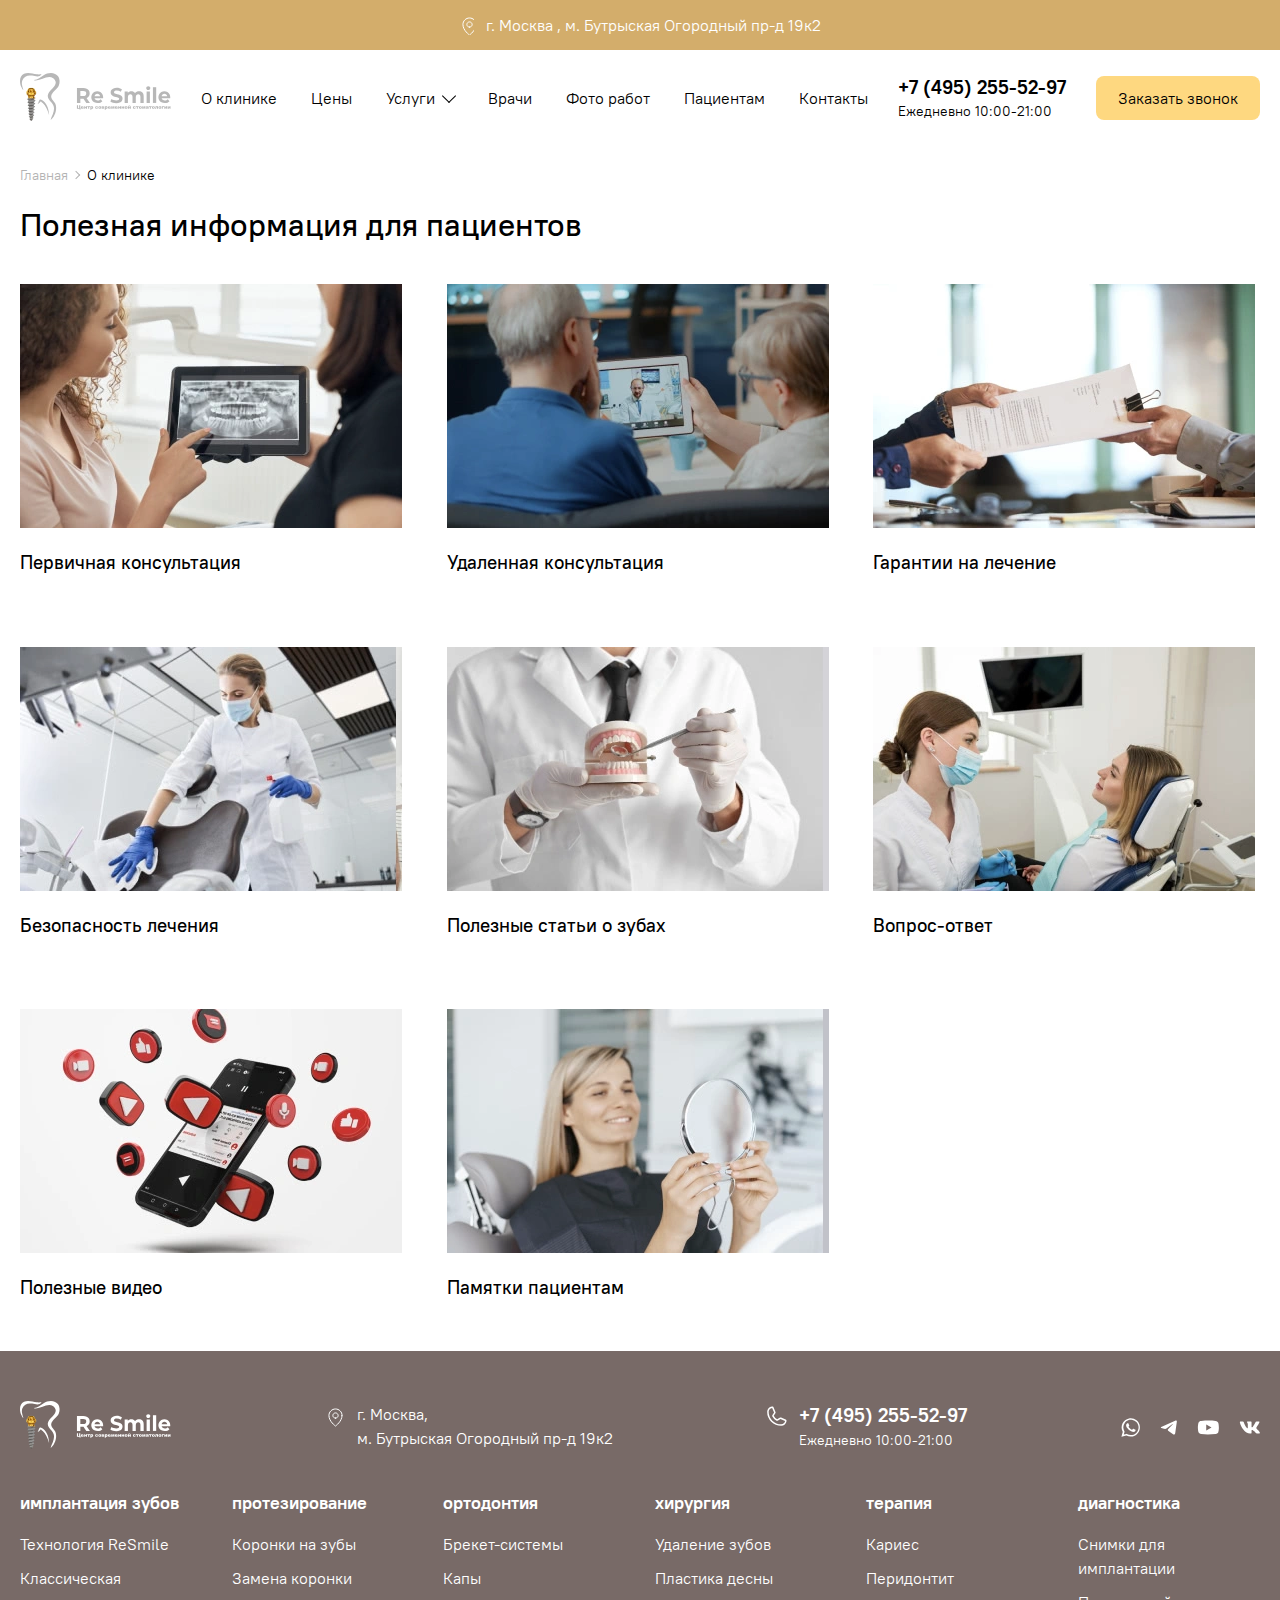
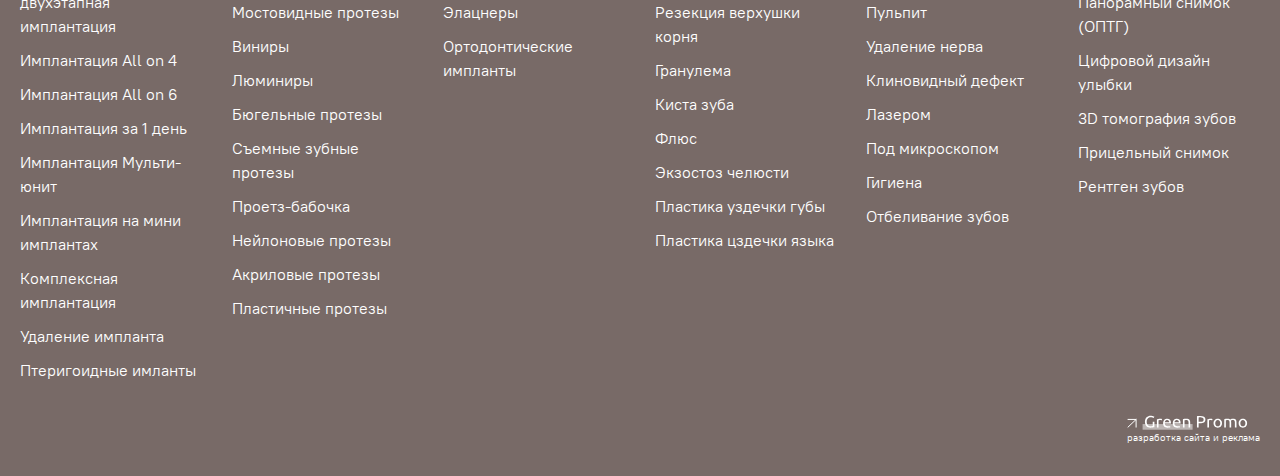
<file: articles.html>
<!DOCTYPE html>
<html lang="ru">
  <head>
    <meta charset="utf-8">
    <meta name="viewport" content="width=device-width, initial-scale=1, shrink-to-fit=no">
    <meta name="format-detection" content="telephone=no">
    <title>Пациентам</title>
    <meta name="description" content="Описание страницы пациента">
    <meta name="keywords" content="Ключи страницы пациентам">
    <link rel="shortcut icon" href="img/favicon.ico" type="image/x-icon">
    <link rel="stylesheet" href="css/libs/tiny-slider.css">
    <link rel="stylesheet" href="css/libs/fancybox.css">
    <link rel="stylesheet" href="css/libs/twentytwenty.css">
    <link rel="stylesheet" href="css/style.min.css">
  </head>
  <body>
    <div class="top">
      <div class="container">
        <div class="top__item">
          <svg width="15" height="19" viewBox="0 0 15 19" fill="none" xmlns="http://www.w3.org/2000/svg">
            <use xlink:href="#svg-address"></use>
          </svg>г. Москва , м. Бутрыская Огородный пр-д 19к2
        </div>
      </div>
    </div>
    <header class="header">
      <div class="container header__cols"><a class="header__col logo _logo" href="index.html"><span class="logo__icon">
            <svg width="40" height="49" viewBox="0 0 40 49" fill="none" xmlns="http://www.w3.org/2000/svg" xmlns:xlink="http://www.w3.org/1999/xlink">
              <use xlink:href="#svg-logo"></use>
            </svg>
            <picture>
              <source type="image/webp" srcset="img/logo@2x.webp 2x, img/logo.webp 2x">
              <source type="image/png" srcset="img/logo@2x.png 2x, img/logo.png 2x"><img class="logo__img" src="img/logo.png" alt="" width="12" height="35">
            </picture></span>
          <svg class="logo__text" width="95" height="24" viewBox="0 0 95 24" fill="none" xmlns="http://www.w3.org/2000/svg">
            <use xlink:href="#svg-logo-text"></use>
          </svg></a>
        <div class="header__col header__mobile"><a class="header__mobile-phone" href="tel:+74952555297">
            <svg width="20" height="20" viewBox="0 0 20 20" fill="none" xmlns="http://www.w3.org/2000/svg">
              <use xlink:href="#svg-phone"></use>
            </svg></a>
          <button class="button header__mobile-button _yellow" type="button" data-fancybox data-src="#modal-order">Записаться</button>
          <button class="header__mobile-burger" type="button"><span></span><span></span><span></span></button>
        </div>
        <nav class="header__col nav _nav">
          <!-- Класс _active у активного li-->
          <ul>
            <li><a href="about.html">О клинике</a></li>
            <li><a href="price.html">Цены</a></li>
            <li class="_parent"><a href="#nav-services">Услуги</a></li>
            <li><a href="doctors.html">Врачи</a></li>
            <li><a href="projects.html">Фото работ</a></li>
            <li><a href="articles.html">Пациентам</a></li>
            <li><a href="contacts.html">Контакты</a></li>
          </ul>
        </nav>
        <div class="header__col header__contacts _contacts"><a class="header__phone" href="tel:+74952555297">+7 (495) 255-52-97</a>
          <div class="header__schedule">Ежедневно 10:00-21:00</div>
        </div>
        <div class="header__col _callback">
          <button class="header__callback button _yellow" type="button" data-fancybox data-src="#modal-order">Заказать звонок</button>
        </div>
      </div>
      <div class="nav-slide" id="nav-services">
        <div class="container">
          <!-- Класс _active у активного li-->
          <ul class="nav-slide__list">
            <li class="_parent"><a href="service.html">Имплантация зубов</a>
              <ul>
                <li>
                  <ul>
                    <li><a href="service.html">Базальная имплантация</a></li>
                    <li><a href="service.html">Имплантация с немедленной нагрузкой</a></li>
                    <li><a href="service.html">Экспресс-имплантация</a></li>
                    <li><a href="service.html">Зубные мини импланты</a></li>
                    <li><a href="service.html">Имплантация последнего поколения</a></li>
                    <li><a href="service.html">Безоперационная имплантацяи</a></li>
                    <li><a href="service.html">Дентальная имплантация</a></li>
                    <li><a href="service.html">Балочные протезы</a></li>
                  </ul>
                </li>
                <li>
                  <ul class="_strong">
                    <li><a href="service.html">Классическая двухэтапная имплантация</a></li>
                    <li><a href="service.html">Имплантация зубов all-on-4</a></li>
                    <li><a href="service.html">Имплантация зубов All-on-6</a></li>
                  </ul>
                </li>
                <li>
                  <ul>
                    <li><a href="service.html">Трансгингивальная имплантация</a></li>
                    <li><a href="service.html">Комбинированная имплантация</a></li>
                    <li><a href="service.html">Имплантация Мульти-юнит</a></li>
                  </ul>
                </li>
                <li>
                  <ul>
                    <li><a href="service.html">Имплантация под ключ</a></li>
                    <li><a href="service.html">Подготовка к имплантации</a></li>
                    <li><a href="service.html">Компрессионные импланты</a></li>
                  </ul>
                </li>
                <li>
                  <ul class="_strong">
                    <li><a href="service.html">Синус-лифтинг</a></li>
                  </ul>
                </li>
                <li>
                  <ul>
                    <li><a href="service.html">Имплантация 1 зуба</a></li>
                    <li><a href="service.html">Имплантация 2 зубов</a></li>
                    <li><a href="service.html">Имплантация 3 зубов</a></li>
                  </ul>
                </li>
                <li>
                  <ul>
                    <li><a href="service.html">Имплантация нижних зубов</a></li>
                    <li><a href="service.html">Имплантация передних зубов</a></li>
                    <li><a href="service.html">Имплантация при полном отсутствии зубов</a></li>
                    <li><a href="service.html">Имплантация верхних зубов</a></li>
                    <li><a href="service.html">Имплантация жевательных зубов</a></li>
                  </ul>
                </li>
                <li>
                  <ul>
                    <li><a href="service.html">Имплантация при пародонтозе</a></li>
                    <li><a href="service.html">Имплантация при отсутствии костной ткани</a></li>
                    <li><a href="service.html">Имплантация при неправильном прикусе</a></li>
                  </ul>
                </li>
                <li>
                  <ul>
                    <li><a href="service.html">Скуловая имплантация</a></li>
                  </ul>
                </li>
              </ul>
            </li>
            <li><a href="service.html">Протезирование зубов</a></li>
            <li><a href="service.html">Хирургия</a></li>
            <li><a href="service.html">Ортодонтия</a></li>
            <li><a href="service.html">Диагностика</a></li>
            <li><a href="service.html">Терапия</a></li>
          </ul>
        </div>
      </div>
      <div class="nav-slide__overlay"></div>
      <div class="nav-mobile _main">
        <button class="nav-mobile__close" type="button"></button>
        <div class="container nav-mobile__content">
          <!--Класс _active у активного li-->
          <ul class="nav-mobile__list">
            <li><a href="about.html">О клинике</a></li>
            <li><a href="price.html">Цены</a></li>
            <li class="_parent"><a href="service.html">Услуги</a><span></span>
              <ul>
                <li class="_parent"><a href="service.html">Имплантация зубов</a><span data-src="#nav-mobile-service-1"></span></li>
                <li class="_parent"><a href="service.html">Протезирование</a><span data-src="#nav-mobile-service-2"></span></li>
                <li class="_parent"><a href="service.html">Ортодонтия</a><span data-src="#nav-mobile-service-3"></span></li>
                <li class="_parent"><a href="service.html">Хирургия</a><span data-src="#nav-mobile-service-4"></span></li>
                <li class="_parent"><a href="service.html">Терапия</a><span data-src="#nav-mobile-service-5"></span></li>
                <li class="_parent"><a href="service.html">Диагностика</a><span data-src="#nav-mobile-service-6"></span></li>
              </ul>
            </li>
            <li><a href="doctors.html">Врачи</a></li>
            <li><a href="projects.html">Фото работ</a></li>
            <li><a href="articles.html">Пациентам</a></li>
            <li><a href="contacts.html">Контакты</a></li>
          </ul>
          <div class="nav-mobile__contacts"><a class="nav-mobile__phone" href="tel:+74952555297">+7 (495) 255-52-97</a>
            <div class="nav-mobile__item nav-mobile__schedule">
              <svg width="20" height="20" viewBox="0 0 20 20" fill="none" xmlns="http://www.w3.org/2000/svg">
                <use xlink:href="#svg-schedule"></use>
              </svg>Ежедневно 10:00-21:00
            </div>
            <div class="nav-mobile__item">
              <svg width="21" height="21" viewBox="0 0 21 21" fill="none" xmlns="http://www.w3.org/2000/svg">
                <use xlink:href="#svg-address"></use>
              </svg>г. Москва , м. Бутрыская Огородный пр-д 19к2
            </div>
          </div>
        </div>
      </div>
      <div class="nav-mobile" id="nav-mobile-service-1">
        <button class="nav-mobile__close _back" type="button">
          <svg width="24" height="25" viewBox="0 0 24 25" fill="none" xmlns="http://www.w3.org/2000/svg">
            <use xlink:href="#svg-back"></use>
          </svg>
        </button>
        <div class="container nav-mobile__content">
          <div class="nav-mobile__title">Имплантация зубов</div>
          <ul class="nav-mobile__list _sub">
            <li><a href="service.html">Технология ReSmile</a></li>
            <li><a href="service.html">Классическая двухэтапная имплантация</a></li>
            <li><a href="service.html">Имплантация All on 4</a></li>
            <li><a href="service.html">Имплантация All on 6</a></li>
            <li><a href="service.html">Имплантация за 1 день</a></li>
            <li><a href="service.html">Имплантация Мульти-юнит</a></li>
            <li><a href="service.html">Имплантация на мини имплантах</a></li>
            <li><a href="service.html">Комплексная имплантация</a></li>
            <li><a href="service.html">Удаление импланта</a></li>
            <li><a href="service.html">Птеригоидные имланты</a></li>
          </ul>
        </div>
      </div>
      <div class="nav-mobile" id="nav-mobile-service-2">
        <button class="nav-mobile__close _back" type="button">
          <svg width="24" height="25" viewBox="0 0 24 25" fill="none" xmlns="http://www.w3.org/2000/svg">
            <use xlink:href="#svg-back"></use>
          </svg>
        </button>
        <div class="container nav-mobile__content">
          <div class="nav-mobile__title">Протезирование</div>
          <ul class="nav-mobile__list _sub">
            <li><a href="service.html">Подкатегория протезирования</a></li>
          </ul>
        </div>
      </div>
      <div class="nav-mobile" id="nav-mobile-service-3">
        <button class="nav-mobile__close _back" type="button">
          <svg width="24" height="25" viewBox="0 0 24 25" fill="none" xmlns="http://www.w3.org/2000/svg">
            <use xlink:href="#svg-back"></use>
          </svg>
        </button>
        <div class="container nav-mobile__content">
          <div class="nav-mobile__title">Ортодонтия</div>
          <ul class="nav-mobile__list _sub">
            <li><a href="service.html">Подкатегория ортодонтии</a></li>
          </ul>
        </div>
      </div>
      <div class="nav-mobile" id="nav-mobile-service-4">
        <button class="nav-mobile__close _back" type="button">
          <svg width="24" height="25" viewBox="0 0 24 25" fill="none" xmlns="http://www.w3.org/2000/svg">
            <use xlink:href="#svg-back"></use>
          </svg>
        </button>
        <div class="container nav-mobile__content">
          <div class="nav-mobile__title">Хирургия</div>
          <ul class="nav-mobile__list _sub">
            <li><a href="service.html">Подкатегория хирургии</a></li>
          </ul>
        </div>
      </div>
      <div class="nav-mobile" id="nav-mobile-service-5">
        <button class="nav-mobile__close _back" type="button">
          <svg width="24" height="25" viewBox="0 0 24 25" fill="none" xmlns="http://www.w3.org/2000/svg">
            <use xlink:href="#svg-back"></use>
          </svg>
        </button>
        <div class="container nav-mobile__content">
          <div class="nav-mobile__title">Терапия</div>
          <ul class="nav-mobile__list _sub">
            <li><a href="service.html">Подкатегория терапии</a></li>
          </ul>
        </div>
      </div>
      <div class="nav-mobile" id="nav-mobile-service-6">
        <button class="nav-mobile__close _back" type="button">
          <svg width="24" height="25" viewBox="0 0 24 25" fill="none" xmlns="http://www.w3.org/2000/svg">
            <use xlink:href="#svg-back"></use>
          </svg>
        </button>
        <div class="container nav-mobile__content">
          <div class="nav-mobile__title">Диагностика</div>
          <ul class="nav-mobile__list _sub">
            <li><a href="service.html">Подкатегория диагностики</a></li>
          </ul>
        </div>
      </div>
    </header>
    <main class="main _inner">
      <div class="breadcrumbs">
        <div class="container">
          <ul class="breadcrumbs__list">
            <li>Главная</li>
            <li><a href="#">О клинике</a></li>
          </ul>
        </div>
      </div>
      <section class="section articles _pt0">
        <div class="container">
          <h1 class="section__subtitle">Полезная информация для пациентов</h1>
          <div class="articles__cols">
            <div class="articles__col"><a class="articles__item" href="article.html">
                <picture>
                  <source type="image/webp" srcset="img/tmp/articles-1@2x.webp 2x, img/tmp/articles-1.webp 1x">
                  <source type="image/jpeg" srcset="img/tmp/articles-1@2x.jpg 2x, img/tmp/articles-1.jpg 1x"><img class="articles__img" src="img/tmp/articles-1.jpg" alt="" width="382" height="244">
                </picture>Первичная консультация</a></div>
            <div class="articles__col"><a class="articles__item" href="article.html">
                <picture>
                  <source type="image/webp" srcset="img/tmp/articles-2@2x.webp 2x, img/tmp/articles-2.webp 1x">
                  <source type="image/jpeg" srcset="img/tmp/articles-2@2x.jpg 2x, img/tmp/articles-2.jpg 1x"><img class="articles__img" src="img/tmp/articles-2.jpg" alt="" width="382" height="244">
                </picture>Удаленная консультация</a></div>
            <div class="articles__col"><a class="articles__item" href="article.html">
                <picture>
                  <source type="image/webp" srcset="img/tmp/articles-3@2x.webp 2x, img/tmp/articles-3.webp 1x">
                  <source type="image/jpeg" srcset="img/tmp/articles-3@2x.jpg 2x, img/tmp/articles-3.jpg 1x"><img class="articles__img" src="img/tmp/articles-3.jpg" alt="" width="382" height="244">
                </picture>Гарантии на лечение</a></div>
            <div class="articles__col"><a class="articles__item" href="article.html">
                <picture>
                  <source type="image/webp" srcset="img/tmp/articles-4@2x.webp 2x, img/tmp/articles-4.webp 1x">
                  <source type="image/jpeg" srcset="img/tmp/articles-4@2x.jpg 2x, img/tmp/articles-4.jpg 1x"><img class="articles__img" src="img/tmp/articles-4.jpg" alt="" width="382" height="244">
                </picture>Безопасность лечения</a></div>
            <div class="articles__col"><a class="articles__item" href="article.html">
                <picture>
                  <source type="image/webp" srcset="img/tmp/articles-5@2x.webp 2x, img/tmp/articles-5.webp 1x">
                  <source type="image/jpeg" srcset="img/tmp/articles-5@2x.jpg 2x, img/tmp/articles-5.jpg 1x"><img class="articles__img" src="img/tmp/articles-5.jpg" alt="" width="382" height="244">
                </picture>Полезные статьи о зубах</a></div>
            <div class="articles__col"><a class="articles__item" href="article.html">
                <picture>
                  <source type="image/webp" srcset="img/tmp/articles-6@2x.webp 2x, img/tmp/articles-6.webp 1x">
                  <source type="image/jpeg" srcset="img/tmp/articles-6@2x.jpg 2x, img/tmp/articles-6.jpg 1x"><img class="articles__img" src="img/tmp/articles-6.jpg" alt="" width="382" height="244">
                </picture>Вопрос-ответ</a></div>
            <div class="articles__col"><a class="articles__item" href="article.html">
                <picture>
                  <source type="image/webp" srcset="img/tmp/articles-7@2x.webp 2x, img/tmp/articles-7.webp 1x">
                  <source type="image/jpeg" srcset="img/tmp/articles-7@2x.jpg 2x, img/tmp/articles-7.jpg 1x"><img class="articles__img" src="img/tmp/articles-7.jpg" alt="" width="382" height="244">
                </picture>Полезные видео</a></div>
            <div class="articles__col"><a class="articles__item" href="article.html">
                <picture>
                  <source type="image/webp" srcset="img/tmp/articles-8@2x.webp 2x, img/tmp/articles-8.webp 1x">
                  <source type="image/jpeg" srcset="img/tmp/articles-8@2x.jpg 2x, img/tmp/articles-8.jpg 1x"><img class="articles__img" src="img/tmp/articles-8.jpg" alt="" width="382" height="244">
                </picture>Памятки пациентам</a></div>
          </div>
        </div>
      </section>
    </main>
    <footer class="footer">
      <div class="container">
        <div class="footer__top">
          <div class="footer__top-col _logo"><a class="footer__logo logo _white" href="index.html"><span class="logo__icon">
                <svg width="40" height="49" viewBox="0 0 40 49" fill="none" xmlns="http://www.w3.org/2000/svg" xmlns:xlink="http://www.w3.org/1999/xlink">
                  <use xlink:href="#svg-logo"></use>
                </svg>
                <picture>
                  <source type="image/webp" srcset="img/logo@2x.webp 2x, img/logo.webp 2x">
                  <source type="image/png" srcset="img/logo@2x.png 2x, img/logo.png 2x"><img class="logo__img" src="img/logo.png" alt="" width="12" height="35">
                </picture></span>
              <svg class="logo__text" width="95" height="24" viewBox="0 0 95 24" fill="none" xmlns="http://www.w3.org/2000/svg">
                <use xlink:href="#svg-logo-text"></use>
              </svg></a></div>
          <div class="footer__top-col _address">
            <div class="footer__item">
              <svg width="22" height="22" viewBox="0 0 22 22" fill="none" xmlns="http://www.w3.org/2000/svg">
                <use xlink:href="#svg-address"></use>
              </svg>
              <div class="footer__item-content">г. Москва, <br>м. Бутрыская Огородный пр-д 19к2</div>
            </div>
          </div>
          <div class="footer__top-col _phone">
            <div class="footer__item">
              <svg width="22" height="22" viewBox="0 0 22 22" fill="none" xmlns="http://www.w3.org/2000/svg">
                <use xlink:href="#svg-phone"></use>
              </svg>
              <div class="footer__item-content"><a class="footer__phone" href="tel:+74952555297">+7 (495) 255-52-97</a>
                <div class="footer__schedule">Ежедневно 10:00-21:00</div>
              </div>
            </div>
          </div>
          <div class="footer__top-col _socials">
            <div class="footer__socials"><a href="https://api.whatsapp.com/send?phone=" target="_blank" rel="nofollow">
                <svg width="19" height="19" viewBox="0 0 19 19" fill="none" xmlns="http://www.w3.org/2000/svg">
                  <use xlink:href="#svg-whatsapp"></use>
                </svg></a><a href="tg://resolve?domain=" target="_blank" rel="nofollow">
                <svg width="17" height="15" viewBox="0 0 17 15" fill="none" xmlns="http://www.w3.org/2000/svg">
                  <use xlink:href="#svg-telegram-footer"></use>
                </svg></a><a href="https://youtube.com/" target="_blank" rel="nofollow">
                <svg width="22" height="15" viewBox="0 0 22 15" fill="none" xmlns="http://www.w3.org/2000/svg">
                  <use xlink:href="#svg-youtube"></use>
                </svg></a><a href="https://vk.com/" target="_blank" rel="nofollow">
                <svg width="21" height="13" viewBox="0 0 21 13" fill="none" xmlns="http://www.w3.org/2000/svg">
                  <use xlink:href="#svg-vk"></use>
                </svg></a></div>
          </div>
        </div>
        <div class="footer__middle">
          <div class="footer__middle-col">
            <div class="footer__title"><a class="footer__title-link" href="service.html">имплантация зубов</a><span></span></div>
            <ul class="footer__list">
              <li><a href="service.html">Технология ReSmile</a></li>
              <li><a href="service.html">Классическая двухэтапная имплантация</a></li>
              <li><a href="service.html">Имплантация All on 4</a></li>
              <li><a href="service.html">Имплантация  All on 6</a></li>
              <li><a href="service.html">Имплантация за 1 день</a></li>
              <li><a href="service.html">Имплантация Мульти-юнит</a></li>
              <li><a href="service.html">Имплантация на мини имплантах</a></li>
              <li><a href="service.html">Комплексная имплантация</a></li>
              <li><a href="service.html">Удаление импланта</a></li>
              <li><a href="service.html">Птеригоидные имланты</a></li>
            </ul>
          </div>
          <div class="footer__middle-col">
            <div class="footer__title"><a class="footer__title-link" href="service.html">протезирование</a><span></span></div>
            <ul class="footer__list">
              <li><a href="service.html">Коронки на зубы</a></li>
              <li><a href="service.html">Замена коронки</a></li>
              <li><a href="service.html">Мостовидные протезы</a></li>
              <li><a href="service.html">Виниры</a></li>
              <li><a href="service.html">Люминиры</a></li>
              <li><a href="service.html">Бюгельные протезы</a></li>
              <li><a href="service.html">Съемные зубные протезы</a></li>
              <li><a href="service.html">Проетз-бабочка</a></li>
              <li><a href="service.html">Нейлоновые протезы</a></li>
              <li><a href="service.html">Акриловые протезы</a></li>
              <li><a href="service.html">Пластичные протезы</a></li>
            </ul>
          </div>
          <div class="footer__middle-col">
            <div class="footer__title"><a class="footer__title-link" href="service.html">ортодонтия</a><span></span></div>
            <ul class="footer__list">
              <li><a href="service.html">Брекет-системы</a></li>
              <li><a href="service.html">Капы</a></li>
              <li><a href="service.html">Элацнеры</a></li>
              <li><a href="service.html">Ортодонтические импланты</a></li>
            </ul>
          </div>
          <div class="footer__middle-col">
            <div class="footer__title"><a class="footer__title-link" href="service.html">хирургия</a><span></span></div>
            <ul class="footer__list">
              <li><a href="service.html">Удаление зубов</a></li>
              <li><a href="service.html">Пластика десны</a></li>
              <li><a href="service.html">Резекция верхушки корня</a></li>
              <li><a href="service.html">Гранулема</a></li>
              <li><a href="service.html">Киста зуба</a></li>
              <li><a href="service.html">Флюс</a></li>
              <li><a href="service.html">Экзостоз челюсти</a></li>
              <li><a href="service.html">Пластика уздечки губы</a></li>
              <li><a href="service.html">Пластика цздечки языка</a></li>
            </ul>
          </div>
          <div class="footer__middle-col">
            <div class="footer__title"><a class="footer__title-link" href="service.html">терапия</a><span></span></div>
            <ul class="footer__list">
              <li><a href="service.html">Кариес</a></li>
              <li><a href="service.html">Перидонтит</a></li>
              <li><a href="service.html">Пульпит</a></li>
              <li><a href="service.html">Удаление нерва</a></li>
              <li><a href="service.html">Клиновидный дефект</a></li>
              <li><a href="service.html">Лазером</a></li>
              <li><a href="service.html">Под микроскопом</a></li>
              <li><a href="service.html">Гигиена</a></li>
              <li><a href="service.html">Отбеливание зубов</a></li>
            </ul>
          </div>
          <div class="footer__middle-col">
            <div class="footer__title"><a class="footer__title-link" href="service.html">диагностика</a><span></span></div>
            <ul class="footer__list">
              <li><a href="service.html">Снимки для имплантации</a></li>
              <li><a href="service.html">Панорамный снимок (ОПТГ)</a></li>
              <li><a href="service.html">Цифровой дизайн улыбки</a></li>
              <li><a href="service.html">3D томография зубов</a></li>
              <li><a href="service.html">Прицельный снимок</a></li>
              <li><a href="service.html">Рентген зубов</a></li>
            </ul>
          </div>
        </div>
        <div class="footer__bottom">
          <div class="footer__bottom-col _socials">
            <div class="footer__socials"><a href="https://api.whatsapp.com/send?phone=" target="_blank" rel="nofollow">
                <svg width="19" height="19" viewBox="0 0 19 19" fill="none" xmlns="http://www.w3.org/2000/svg">
                  <use xlink:href="#svg-whatsapp"></use>
                </svg></a><a href="tg://resolve?domain=" target="_blank" rel="nofollow">
                <svg width="17" height="15" viewBox="0 0 17 15" fill="none" xmlns="http://www.w3.org/2000/svg">
                  <use xlink:href="#svg-telegram-footer"></use>
                </svg></a><a href="https://youtube.com/" target="_blank" rel="nofollow">
                <svg width="22" height="15" viewBox="0 0 22 15" fill="none" xmlns="http://www.w3.org/2000/svg">
                  <use xlink:href="#svg-youtube"></use>
                </svg></a><a href="https://vk.com/" target="_blank" rel="nofollow">
                <svg width="21" height="13" viewBox="0 0 21 13" fill="none" xmlns="http://www.w3.org/2000/svg">
                  <use xlink:href="#svg-vk"></use>
                </svg></a></div>
          </div>
          <div class="footer__bottom-col"><a class="footer__development" href="#" target="_blank" rel="nofollow">
              <svg width="121" height="19" viewBox="0 0 121 19" fill="none" xmlns="http://www.w3.org/2000/svg">
                <use xlink:href="#svg-green-promo"></use>
              </svg>разработка сайта и реклама</a></div>
        </div>
      </div>
    </footer>
    <svg class="svg">
      <symbol id="svg-address">
        <path d="M10.5 11.1562C11.9497 11.1562 13.125 9.981 13.125 8.53125C13.125 7.0815 11.9497 5.90625 10.5 5.90625C9.05025 5.90625 7.875 7.0815 7.875 8.53125C7.875 9.981 9.05025 11.1562 10.5 11.1562Z" stroke-linecap="round" stroke-linejoin="round"></path>
        <path d="M17.0625 8.53125C17.0625 14.4375 10.5 19.0312 10.5 19.0312C10.5 19.0312 3.9375 14.4375 3.9375 8.53125C3.9375 6.79077 4.6289 5.12157 5.85961 3.89086C7.09032 2.66015 8.75952 1.96875 10.5 1.96875C12.2405 1.96875 13.9097 2.66015 15.1404 3.89086C16.3711 5.12157 17.0625 6.79077 17.0625 8.53125V8.53125Z" stroke-linecap="round" stroke-linejoin="round"></path>
      </symbol>
      <symbol id="svg-logo">
        <path d="M3.37715 16.9284C2.83956 15.0513 2.16243 13.3505 1.93002 11.3894C1.77689 10.0904 1.84422 8.75409 2.31719 7.52923C4.04451 3.06296 7.78696 1.81229 12.1767 2.59684C15.5222 3.19472 19.2386 4.73637 21.6392 1.31817C19.9521 1.33245 18.3513 1.49166 16.6587 1.24625C12.6915 0.67198 7.94552 -0.972331 4.04234 0.798803C-0.743239 2.97072 -0.777992 9.82797 1.34953 13.9072C1.87354 14.9113 2.3856 16.3371 3.37715 16.9284Z"></path>
        <path d="M14.0028 7.02798V7.19269C20.4451 8.74806 27.2523 1.21882 33.2602 5.32163C33.8028 5.7012 34.2848 6.1624 34.6895 6.68924C38.3765 11.4383 31.4243 15.9419 29.0736 19.2777C28.4285 20.1929 27.9876 21.1817 27.8317 22.2973C27.185 26.8717 32.5076 29.176 33.6534 33.2074C35.0983 38.2913 31.9081 42.3925 30.6038 46.9707C34.8719 43.9336 37.5495 35.8301 35.3606 30.8598C34.2789 28.4029 30.9747 26.2683 31.2087 23.3069C31.5552 18.9324 37.2557 16.3251 38.8299 12.3968C39.4767 10.7816 39.7438 8.92539 39.4978 7.19324C39.3018 5.81465 38.9087 4.46956 38.086 3.33309C37.322 2.27513 36.2664 1.45984 35.0891 0.927287C31.4048 -0.734044 26.9374 0.148229 23.6315 2.22956C20.683 4.08524 17.6584 6.85669 14.0028 7.02798Z"></path>
        <path fill-rule="evenodd" clip-rule="evenodd" d="M22.7019 30.0917C25.6755 32.8999 27.7123 37.0933 29.1323 42.1981C28.6142 34.2988 26.099 29.7107 22.2827 27.2807C18.5647 24.9139 19.3857 28.885 17.5862 30.9592C18.3436 30.7742 19.0236 30.3514 19.5285 29.7513C21.093 27.9357 20.5282 28.0384 22.7019 30.0917Z"></path>
      </symbol>
      <symbol id="svg-logo-text">
        <path d="M10.3003 16.927L7.47185 12.7966H4.35014V16.927H0.955566V2.09854H7.30448C8.60361 2.09854 9.73139 2.31754 10.6878 2.75553C11.6442 3.19352 12.381 3.81472 12.8981 4.61912C13.4138 5.42495 13.6717 6.37819 13.6717 7.47886C13.6717 8.57953 13.4098 9.52946 12.8862 10.3286C12.3625 11.1264 11.6187 11.7372 10.6547 12.161L13.9438 16.9248L10.3003 16.927ZM9.44165 5.56194C8.91093 5.11921 8.13572 4.89784 7.11601 4.89784H4.35014V10.0663H7.11601C8.13478 10.0663 8.90999 9.84041 9.44165 9.38867C9.9733 8.93694 10.2387 8.30128 10.2377 7.48171C10.2377 6.64744 9.97237 6.00752 9.44165 5.56194Z"></path>
        <path d="M27.1036 12.161H18.576C18.7118 12.84 19.1022 13.4395 19.6654 13.834C20.2378 14.2441 20.9502 14.4488 21.8025 14.4483C22.3346 14.4582 22.8639 14.3685 23.3637 14.1838C23.8371 13.9939 24.2676 13.7092 24.6296 13.347L26.3687 15.2539C25.3068 16.4826 23.7564 17.0969 21.7174 17.0969C20.446 17.0969 19.3208 16.8462 18.3418 16.3446C17.3629 15.8431 16.6088 15.1475 16.0795 14.2578C15.5488 13.3681 15.2832 12.3584 15.2827 11.2288C15.2827 10.113 15.5448 9.10666 16.0689 8.20982C16.5828 7.32281 17.3296 6.59704 18.2265 6.11301C19.1417 5.6115 20.1649 5.36075 21.2962 5.36075C22.3998 5.36075 23.3984 5.60084 24.292 6.08102C25.1753 6.55131 25.9064 7.26825 26.3982 8.14654C26.9074 9.04385 27.1622 10.0853 27.1627 11.2708C27.165 11.3134 27.1453 11.6102 27.1036 12.161ZM19.4558 8.49636C18.9532 8.91919 18.6459 9.4982 18.5338 10.2334H24.0895C23.977 9.51337 23.6696 8.93767 23.1675 8.50632C22.6654 8.07496 22.0508 7.85976 21.3236 7.86071C20.581 7.86071 19.9584 8.07259 19.4558 8.49636Z"></path>
        <path d="M36.961 16.7044C35.878 16.3863 35.0086 15.9732 34.3527 15.4651L35.5046 12.8812C36.1875 13.3747 36.9445 13.7537 37.7465 14.0039C38.5864 14.2833 39.4644 14.4272 40.3485 14.4305C41.312 14.4305 42.0241 14.2857 42.485 13.9961C42.9459 13.7065 43.1765 13.3216 43.177 12.8414C43.1797 12.6731 43.1443 12.5064 43.0735 12.3541C43.0026 12.2018 42.8983 12.0679 42.7684 11.9626C42.4581 11.709 42.1023 11.5183 41.7206 11.4009C41.2944 11.2587 40.7182 11.1034 39.992 10.9351C39.0627 10.7224 38.1469 10.4536 37.2493 10.1303C36.5396 9.86373 35.9086 9.41888 35.416 8.83762C34.9064 8.24463 34.6515 7.45373 34.6515 6.46493C34.6432 5.63207 34.8842 4.81613 35.3428 4.12424C35.8032 3.42507 36.498 2.87094 37.4273 2.46187C38.3565 2.05279 39.4915 1.84801 40.8324 1.84754C41.7568 1.84658 42.6779 1.96025 43.575 2.18599C44.4028 2.38443 45.1945 2.7134 45.9211 3.1608L44.8718 5.76315C43.5169 4.98671 42.162 4.59849 40.8071 4.59849C39.8572 4.59849 39.1554 4.75374 38.7015 5.06422C38.2477 5.3747 38.0206 5.78425 38.0201 6.29287C38.0201 6.80148 38.2822 7.17928 38.8063 7.42624C39.3305 7.6732 40.1301 7.91685 41.2051 8.15717C42.1344 8.36995 43.0502 8.63872 43.9478 8.96205C44.6535 9.22496 45.2837 9.6608 45.7818 10.2305C46.2919 10.8093 46.5467 11.5931 46.5463 12.5819C46.5516 13.4095 46.3062 14.2188 45.843 14.9012C45.3742 15.5999 44.6723 16.1543 43.7375 16.5643C42.8026 16.9743 41.6643 17.1791 40.3225 17.1786C39.1854 17.1824 38.0536 17.0228 36.961 16.7044Z"></path>
        <path d="M66.4397 6.62137C67.271 7.4618 67.6866 8.72221 67.6866 10.4026V16.927H64.4179V10.911C64.4179 10.007 64.2329 9.33274 63.863 8.88811C63.4931 8.44349 62.9657 8.22093 62.2807 8.22046C61.5128 8.22046 60.9052 8.47122 60.4579 8.97273C60.0106 9.47424 59.7872 10.2191 59.7877 11.2075V16.927H56.519V10.911C56.519 9.11777 55.8069 8.22093 54.3825 8.22046C53.6277 8.22046 53.0269 8.47122 52.5801 8.97273C52.1333 9.47424 51.9099 10.2191 51.9099 11.2075V16.927H48.6412V5.53066H51.7637V6.84392C52.1861 6.36144 52.7132 5.98426 53.3038 5.74183C53.9392 5.48245 54.6192 5.35292 55.3045 5.36072C56.0497 5.35004 56.7873 5.5133 57.46 5.83782C58.0932 6.14726 58.6297 6.62726 59.0106 7.22503C59.4763 6.6288 60.0785 6.15611 60.7652 5.84777C61.4934 5.51846 62.2834 5.35231 63.081 5.36072C64.4908 5.36072 65.6104 5.78094 66.4397 6.62137Z"></path>
        <path d="M70.7873 3.41182C70.609 3.24388 70.4667 3.04061 70.3695 2.81467C70.2722 2.58874 70.222 2.34497 70.222 2.09856C70.222 1.85215 70.2722 1.60838 70.3695 1.38244C70.4667 1.15651 70.609 0.953233 70.7873 0.785295C71.1652 0.432627 71.6542 0.25606 72.2543 0.255586C72.8544 0.255112 73.3431 0.42457 73.7205 0.763966C73.9014 0.92068 74.0457 1.11597 74.1429 1.3358C74.2402 1.55562 74.2881 1.79451 74.2831 2.03528C74.2906 2.29028 74.2444 2.54397 74.1474 2.77948C74.0504 3.01499 73.9048 3.22692 73.7205 3.40116C73.3455 3.76141 72.8567 3.94153 72.2543 3.94153C71.6518 3.94153 71.1628 3.76496 70.7873 3.41182ZM70.6199 5.53068H73.8886V16.927H70.6199V5.53068Z"></path>
        <path d="M76.9266 1.20908H80.1946V16.927H76.9266V1.20908Z"></path>
        <path d="M94.2116 12.161H85.6841C85.8196 12.8401 86.21 13.4397 86.7734 13.834C87.3458 14.2441 88.0582 14.4488 88.9105 14.4483C89.4426 14.4582 89.9719 14.3685 90.4718 14.1838C90.9451 13.9939 91.3757 13.7092 91.7376 13.347L93.4767 15.2539C92.4148 16.4826 90.8644 17.0969 88.8255 17.0969C87.554 17.0969 86.4288 16.8462 85.4499 16.3446C84.471 15.8431 83.7166 15.1475 83.1868 14.2578C82.6556 13.3681 82.3903 12.3584 82.3907 11.2288C82.3907 10.113 82.6528 9.10666 83.177 8.20982C83.6906 7.32265 84.4374 6.59683 85.3345 6.11301C86.2492 5.6115 87.2725 5.36075 88.4042 5.36075C89.5078 5.36075 90.5065 5.60084 91.4 6.08102C92.2833 6.55131 93.0144 7.26825 93.5063 8.14654C94.0154 9.04385 94.2702 10.0853 94.2707 11.2708C94.273 11.3134 94.2534 11.6102 94.2116 12.161ZM86.5638 8.49636C86.0612 8.91919 85.7539 9.4982 85.6419 10.2334H91.1975C91.0855 9.51337 90.7784 8.93767 90.2763 8.50632C89.7741 8.07496 89.1595 7.85976 88.4323 7.86071C87.6892 7.86071 87.0664 8.07259 86.5638 8.49636Z"></path>
        <path d="M2.05961 21.9667H3.13699V19.2698H4.27695V21.9667H4.58146V23.602H3.48931V22.7915H0.918945V19.2733H2.05961V21.9667Z"></path>
        <path d="M5.88174 21.737C5.88031 21.8035 5.89218 21.8695 5.91665 21.9312C5.94112 21.9929 5.97768 22.0489 6.02412 22.096C6.07057 22.143 6.12595 22.1801 6.18693 22.2049C6.2479 22.2297 6.31322 22.2418 6.37894 22.2404C6.45654 22.244 6.53349 22.2246 6.6004 22.1847C6.66732 22.1448 6.72134 22.0861 6.75588 22.0158H7.71792C7.54351 22.6507 6.90567 22.8612 6.31635 22.8612C5.5048 22.8612 4.8761 22.3919 4.8761 21.5323C4.8761 20.6918 5.49988 20.1543 6.31143 20.1543C7.24885 20.1543 7.7995 20.775 7.7995 21.737H5.88174ZM6.79596 21.2194C6.79204 21.102 6.74381 20.9905 6.66116 20.9078C6.57851 20.8252 6.46772 20.7777 6.35151 20.775C6.05193 20.775 5.88315 20.9457 5.88315 21.2194H6.79596Z"></path>
        <path d="M9.22076 21.0829H9.9648V20.2296H10.9697V22.7893H9.9648V21.8266H9.22076V22.7893H8.21582V20.2296H9.22076V21.0829Z"></path>
        <path d="M14.0478 20.2275V20.9706H13.173V22.7879H12.1709V20.9706H11.2932V20.2275H14.0478Z"></path>
        <path d="M15.275 20.2275V20.6115H15.2849C15.4255 20.2986 15.7877 20.1571 16.0774 20.1571C16.8411 20.1571 17.2082 20.7878 17.2082 21.491C17.2082 22.4971 16.5894 22.864 16.024 22.864C15.8979 22.8665 15.7732 22.8379 15.6605 22.7808C15.5478 22.7237 15.4505 22.6398 15.377 22.5362V23.6604H14.3713V20.2275H15.275ZM16.2033 21.5024C16.2033 21.0971 16.0289 20.8973 15.7631 20.8973C15.5219 20.8973 15.3573 21.1412 15.3573 21.4832C15.3573 21.8387 15.5071 22.084 15.768 22.084C16.0289 22.084 16.2033 21.8544 16.2033 21.5024Z"></path>
        <path d="M20.9671 21.2045C20.9686 21.1556 20.9601 21.1069 20.9421 21.0614C20.9241 21.016 20.897 20.9748 20.8626 20.9404C20.8281 20.906 20.787 20.8792 20.7418 20.8617C20.6966 20.8441 20.6483 20.8361 20.6 20.8383C20.223 20.8383 20.1605 21.2344 20.1605 21.5373C20.1605 21.9226 20.3053 22.1772 20.6 22.1772C20.8609 22.1772 20.9629 21.9966 20.9917 21.7961H22.0065C21.9193 22.5725 21.3032 22.8626 20.6 22.8626C19.7835 22.8626 19.1555 22.3983 19.1555 21.5337C19.1555 20.6691 19.7645 20.1557 20.6 20.1557C21.2765 20.1557 21.9144 20.4487 21.9868 21.2059L20.9671 21.2045Z"></path>
        <path d="M23.7604 20.1543C24.6542 20.1543 25.2049 20.6869 25.2049 21.4832C25.2049 22.421 24.5769 22.8612 23.7653 22.8612C22.9538 22.8612 22.3251 22.4118 22.3251 21.5372C22.3251 20.6478 22.9053 20.1543 23.7604 20.1543ZM23.3307 21.4832C23.3307 21.9667 23.5093 22.1772 23.7653 22.1772C24.0361 22.1772 24.1999 21.9639 24.1999 21.4832C24.1999 21.1071 24.0311 20.8383 23.778 20.8383C23.432 20.8383 23.3307 21.1952 23.3307 21.4832Z"></path>
        <path d="M25.6403 20.2275H27.1769C27.8098 20.2275 28.2352 20.4131 28.2352 20.8824C28.2352 21.2144 27.9835 21.395 27.743 21.4292C27.9989 21.4932 28.3274 21.6247 28.3274 22.0598C28.3274 22.5825 27.8541 22.7879 27.2725 22.7879H25.6403V20.2275ZM26.6065 21.2344H26.9835C27.2057 21.2344 27.288 21.1803 27.288 21.0388C27.288 20.8675 27.2008 20.8141 26.9835 20.8141H26.6065V21.2344ZM26.6065 22.2013H26.9835C27.2254 22.2013 27.3604 22.1772 27.3604 21.988C27.3604 21.7989 27.2296 21.7534 26.9835 21.7534H26.6065V22.2013Z"></path>
        <path d="M29.6656 20.2275V20.6115H29.6748C29.8154 20.2986 30.1776 20.1571 30.4673 20.1571C31.2311 20.1571 31.5982 20.7878 31.5982 21.491C31.5982 22.4971 30.98 22.864 30.4146 22.864C30.2884 22.8665 30.1636 22.838 30.0507 22.7809C29.9379 22.7238 29.8405 22.6398 29.7669 22.5362V23.6604H28.762V20.2275H29.6656ZM30.596 21.5024C30.596 21.0971 30.4216 20.8973 30.1565 20.8973C29.9146 20.8973 29.75 21.1412 29.75 21.4832C29.75 21.8387 29.8998 22.084 30.1607 22.084C30.4216 22.084 30.596 21.8544 30.596 21.5024Z"></path>
        <path d="M32.9413 21.737C32.94 21.8035 32.952 21.8696 32.9765 21.9313C33.0011 21.993 33.0377 22.049 33.0842 22.096C33.1307 22.143 33.1861 22.1801 33.2471 22.2049C33.3081 22.2297 33.3735 22.2418 33.4392 22.2404C33.5168 22.244 33.5938 22.2246 33.6607 22.1847C33.7276 22.1448 33.7816 22.0861 33.8162 22.0158H34.7775C34.6038 22.6507 33.966 22.8612 33.3767 22.8612C32.5644 22.8612 31.9364 22.3919 31.9364 21.5323C31.9364 20.6918 32.5595 20.1543 33.3717 20.1543C34.3092 20.1543 34.8598 20.775 34.8598 21.737H32.9413ZM33.8556 21.2194C33.8515 21.102 33.8032 20.9906 33.7206 20.908C33.638 20.8254 33.5273 20.7779 33.4111 20.775C33.1115 20.775 32.942 20.9457 32.942 21.2194H33.8556Z"></path>
        <path d="M36.4252 20.2275L36.8654 21.6496L37.305 20.2275H38.4548V22.7872H37.5659V21.7207L37.6622 21.0658H37.6432L37.1017 22.7858H36.6284L36.0869 21.0658H36.0679L36.1643 21.7768V22.7837H35.2754V20.224L36.4252 20.2275Z"></path>
        <path d="M39.895 21.737C39.8936 21.8035 39.9056 21.8696 39.9301 21.9313C39.9547 21.993 39.9913 22.049 40.0378 22.096C40.0843 22.143 40.1397 22.1801 40.2007 22.2049C40.2618 22.2297 40.3271 22.2418 40.3929 22.2404C40.4704 22.2438 40.5473 22.2243 40.6142 22.1845C40.6811 22.1446 40.7351 22.086 40.7698 22.0158H41.7311C41.5574 22.6507 40.9196 22.8612 40.3296 22.8612C39.518 22.8612 38.89 22.3919 38.89 21.5323C38.89 20.6918 39.5131 20.1543 40.3246 20.1543C41.2621 20.1543 41.8134 20.775 41.8134 21.737H39.895ZM40.8092 21.2194C40.8051 21.1019 40.7567 20.9904 40.6739 20.9078C40.5912 20.8252 40.4803 20.7777 40.364 20.775C40.0644 20.775 39.8957 20.9457 39.8957 21.2194H40.8092Z"></path>
        <path d="M43.2341 21.0829H43.9781V20.2296H44.983V22.7893H43.9781V21.8266H43.2341V22.7893H42.2291V20.2296H43.2341V21.0829Z"></path>
        <path d="M46.5196 21.0829H47.2629V20.2296H48.2686V22.7893H47.2629V21.8266H46.5196V22.7893H45.5146V20.2296H46.5196V21.0829Z"></path>
        <path d="M50.1392 20.1543C51.033 20.1543 51.5837 20.6869 51.5837 21.4832C51.5837 22.421 50.9557 22.8612 50.1441 22.8612C49.3326 22.8612 48.7039 22.4118 48.7039 21.5372C48.7039 20.6478 49.284 20.1543 50.1392 20.1543ZM49.7088 21.4832C49.7088 21.9667 49.8874 22.1772 50.1441 22.1772C50.4142 22.1772 50.5787 21.9639 50.5787 21.4832C50.5787 21.1071 50.4092 20.8383 50.1568 20.8383C49.8108 20.8383 49.7088 21.1952 49.7088 21.4832Z"></path>
        <path d="M52.9852 21.6297L53.8453 20.2276H54.8579V22.7872H53.8889V21.4363L53.0239 22.7872H52.0189V20.2276H52.9852V21.6297ZM52.9268 19.2456C52.9606 19.5194 53.2215 19.5485 53.4444 19.5485C53.744 19.5485 53.8889 19.4561 53.9226 19.2456H54.2996C54.2799 19.749 53.8776 19.9929 53.4149 19.9929C52.9078 19.9929 52.5843 19.7881 52.5457 19.2456H52.9268Z"></path>
        <path d="M58.7111 21.2045C58.7126 21.1556 58.7041 21.1069 58.6861 21.0614C58.6681 21.016 58.641 20.9748 58.6066 20.9404C58.5721 20.906 58.531 20.8792 58.4858 20.8617C58.4406 20.8441 58.3923 20.8361 58.344 20.8383C57.967 20.8383 57.9044 21.2344 57.9044 21.5373C57.9044 21.9226 58.0493 22.1772 58.344 22.1772C58.6049 22.1772 58.7061 21.9966 58.7357 21.7961H59.7498C59.6633 22.5725 59.0465 22.8626 58.3433 22.8626C57.5268 22.8626 56.8988 22.3983 56.8988 21.5337C56.8988 20.6691 57.5071 20.1557 58.3433 20.1557C59.0198 20.1557 59.6576 20.4487 59.7301 21.2059L58.7111 21.2045Z"></path>
        <path d="M62.7125 20.2275V20.9706H61.8377V22.7879H60.8355V20.9706H59.9579V20.2275H62.7125Z"></path>
        <path d="M64.3743 20.1543C65.2682 20.1543 65.8195 20.6869 65.8195 21.4832C65.8195 22.421 65.1908 22.8612 64.3792 22.8612C63.5677 22.8612 62.9397 22.4118 62.9397 21.5372C62.9397 20.6478 63.5192 20.1543 64.3743 20.1543ZM63.9446 21.4832C63.9446 21.9667 64.1233 22.1772 64.3792 22.1772C64.65 22.1772 64.8139 21.9639 64.8139 21.4832C64.8139 21.1071 64.6451 20.8383 64.3919 20.8383C64.0459 20.8383 63.9446 21.1952 63.9446 21.4832Z"></path>
        <path d="M67.404 20.2275L67.8442 21.6496L68.2837 20.2275H69.4335V22.7872H68.5446V21.7207L68.641 21.0658H68.622L68.0805 22.7858H67.6072L67.0657 21.0658H67.0467L67.1431 21.7768V22.7837H66.2542V20.224L67.404 20.2275Z"></path>
        <path d="M69.999 21.0139C69.999 20.4721 70.3808 20.1543 71.3808 20.1543C72.5764 20.1543 72.6516 20.6037 72.6516 21.2144V22.4118C72.6516 22.5583 72.6565 22.6315 72.7873 22.7389V22.7879H71.7486L71.7001 22.5142C71.4188 22.783 71.1249 22.8612 70.7479 22.8612C70.2697 22.8612 69.8442 22.6216 69.8442 22.089C69.8442 20.9265 71.6467 21.4541 71.6467 20.9748C71.6467 20.7892 71.4244 20.7651 71.3182 20.7651C71.1776 20.7651 70.9898 20.7942 70.9666 21.0139H69.999ZM70.8836 22.0698C70.8836 22.1964 71.0039 22.2831 71.2022 22.2831C71.5538 22.2831 71.6467 22.0435 71.6467 21.6531C71.3182 21.8153 70.8836 21.737 70.8836 22.0698Z"></path>
        <path d="M75.7296 20.2275V20.9706H74.8555V22.7879H73.8498V20.9706H72.9757V20.2275H75.7296Z"></path>
        <path d="M77.3921 20.1543C78.2859 20.1543 78.8372 20.6869 78.8372 21.4832C78.8372 22.421 78.2085 22.8612 77.397 22.8612C76.5854 22.8612 75.9553 22.4118 75.9553 21.5358C75.9553 20.6478 76.5369 20.1543 77.3921 20.1543ZM76.9624 21.4832C76.9624 21.9667 77.141 22.1772 77.397 22.1772C77.6677 22.1772 77.8316 21.9639 77.8316 21.4832C77.8316 21.1071 77.6628 20.8383 77.4096 20.8383C77.0636 20.8383 76.9624 21.1952 76.9624 21.4832Z"></path>
        <path d="M82.0265 20.2275V22.7872H81.0188V20.9699H80.4562V21.6069C80.4562 22.4957 80.1278 22.8327 79.5771 22.8327C79.411 22.8405 79.2447 22.8208 79.0848 22.7744V22.1004C79.1435 22.1133 79.2034 22.1197 79.2635 22.1196C79.4744 22.1196 79.5194 21.939 79.5194 21.3182V20.2275H82.0265Z"></path>
        <path d="M83.8965 20.1543C84.7903 20.1543 85.341 20.6869 85.341 21.4832C85.341 22.421 84.713 22.8612 83.9014 22.8612C83.0899 22.8612 82.4612 22.4118 82.4612 21.5372C82.4612 20.6478 83.0414 20.1543 83.8965 20.1543ZM83.4661 21.4832C83.4661 21.9667 83.6447 22.1772 83.9014 22.1772C84.1715 22.1772 84.336 21.9639 84.336 21.4832C84.336 21.1071 84.1666 20.8383 83.9106 20.8383C83.5674 20.8383 83.4661 21.1952 83.4661 21.4832Z"></path>
        <path d="M87.9359 20.2275V20.9706H86.7812V22.7879H85.7762V20.2283L87.9359 20.2275Z"></path>
        <path d="M89.2651 21.6297L90.1251 20.2275H91.135V22.7872H90.168V21.4363L89.3037 22.7872H88.2981V20.2275H89.2651V21.6297Z"></path>
        <path d="M92.6329 21.6297L93.493 20.2275H94.5028V22.7872H93.5366V21.4363L92.6716 22.7872H91.6666V20.2275H92.6329V21.6297Z"></path>
      </symbol>
      <symbol id="svg-phone">
        <path d="M6.03089 10.189C6.84127 11.8458 8.18424 13.1826 9.84469 13.9855C9.96618 14.043 10.1006 14.068 10.2346 14.0578C10.3687 14.0477 10.4978 14.0028 10.6092 13.9276L13.0541 12.2973C13.1622 12.2252 13.2866 12.1812 13.4161 12.1693C13.5455 12.1574 13.6758 12.178 13.7953 12.2292L18.3692 14.1895C18.5246 14.2555 18.6543 14.3702 18.7388 14.5163C18.8233 14.6625 18.8581 14.8321 18.8378 14.9997C18.6932 16.1309 18.1413 17.1707 17.2853 17.9243C16.4293 18.6779 15.328 19.0937 14.1875 19.0937C10.6651 19.0937 7.28696 17.6945 4.79624 15.2038C2.30552 12.713 0.90625 9.3349 0.90625 5.81249C0.90631 4.67203 1.32206 3.5707 2.07567 2.71471C2.82927 1.85872 3.86904 1.30677 5.00029 1.1622C5.16788 1.14191 5.33753 1.17665 5.48366 1.26116C5.6298 1.34568 5.74451 1.4754 5.81052 1.63077L7.77248 6.20869C7.82323 6.3271 7.84391 6.45623 7.83267 6.58456C7.82144 6.7129 7.77864 6.83647 7.70809 6.94426L6.08345 9.42666C6.0095 9.53833 5.96579 9.66727 5.95658 9.80088C5.94736 9.9345 5.97297 10.0682 6.03089 10.189V10.189Z" stroke-width="1.5" stroke-linecap="round" stroke-linejoin="round"></path>
      </symbol>
      <symbol id="svg-back">
        <path d="M9.57 6.82648L3.5 12.8965L9.57 18.9665" stroke-width="2" stroke-miterlimit="10" stroke-linecap="round" stroke-linejoin="round"></path>
        <path d="M20.4999 12.8965H3.66992" stroke-width="2" stroke-miterlimit="10" stroke-linecap="round" stroke-linejoin="round"></path>
      </symbol>
      <symbol id="svg-schedule">
        <path d="M10 6.25V10" stroke-linecap="round" stroke-linejoin="round"></path>
        <path d="M13.2476 11.875L10 10" stroke-linecap="round" stroke-linejoin="round"></path>
        <path d="M14.3882 7.79031H17.5132V4.66531" stroke-linecap="round" stroke-linejoin="round"></path>
        <path d="M14.8614 14.8614C13.8999 15.8228 12.6749 16.4776 11.3412 16.7429C10.0076 17.0082 8.62529 16.872 7.36905 16.3517C6.11281 15.8313 5.03908 14.9501 4.28365 13.8195C3.52821 12.689 3.125 11.3597 3.125 10C3.125 8.64026 3.52821 7.31105 4.28365 6.18046C5.03908 5.04987 6.11281 4.16868 7.36905 3.64833C8.62529 3.12798 10.0076 2.99183 11.3412 3.2571C12.6749 3.52238 13.8999 4.17716 14.8614 5.13864L17.513 7.79029" stroke-linecap="round" stroke-linejoin="round"></path>
      </symbol>
      <symbol id="svg-telegram">
        <path d="M13.962 2.88253L1.5887 6.37244C1.4846 6.4018 1.39195 6.46223 1.32312 6.54566C1.25429 6.62909 1.21257 6.73154 1.20352 6.83931C1.19448 6.94709 1.21854 7.05506 1.2725 7.14879C1.32646 7.24252 1.40775 7.31755 1.50549 7.36385L7.19058 10.0568C7.30147 10.1093 7.39075 10.1986 7.44327 10.3095L10.1362 15.9946C10.1825 16.0923 10.2575 16.1736 10.3513 16.2276C10.445 16.2815 10.553 16.3056 10.6608 16.2965C10.7685 16.2875 10.871 16.2458 10.9544 16.1769C11.0378 16.1081 11.0983 16.0155 11.1276 15.9114L14.6175 3.53804C14.6432 3.44715 14.6441 3.35107 14.6203 3.2597C14.5964 3.16832 14.5487 3.08495 14.4819 3.01818C14.4151 2.9514 14.3317 2.90363 14.2404 2.87979C14.149 2.85595 14.0529 2.85689 13.962 2.88253Z" stroke-linecap="round" stroke-linejoin="round"></path>
        <path d="M7.36194 10.138L10.3671 7.13281" stroke-linecap="round" stroke-linejoin="round"></path>
      </symbol>
      <symbol id="svg-services-1">
        <path d="M26.4149 3.10662C22.6784 -1.65338 18.9953 0.0199531 15.4387 1.63329C14.9658 1.84662 14.4862 2.05995 14 2.29995L12.5681 1.63329C9.01146 0.0199531 5.3283 -1.65338 1.59186 3.10662C-2.14458 7.86662 1.82497 14.48 3.15038 16.3666C3.26944 16.5362 3.34284 16.7337 3.3635 16.94C3.91631 21.4 5.21507 28.8866 7.7793 28.8866C7.90825 28.8866 8.03192 28.8354 8.1231 28.7441C8.21428 28.6528 8.2655 28.529 8.2655 28.4C8.2655 28.2709 8.21428 28.1471 8.1231 28.0558C8.03192 27.9646 7.90825 27.9133 7.7793 27.9133C6.56712 27.9133 5.11517 23.2466 4.32926 16.82C4.28327 16.4582 4.15075 16.1129 3.94296 15.8133C3.07045 14.5666 -1.11889 8.11995 2.35114 3.70662C5.62136 -0.45338 8.65846 0.919958 12.1684 2.51329L12.7146 2.75995C11.8171 3.0869 10.8722 3.2648 9.91727 3.28663C9.78832 3.28663 9.66465 3.3379 9.57347 3.42916C9.48229 3.52043 9.43106 3.64422 9.43106 3.77329C9.43106 3.90236 9.48229 4.02615 9.57347 4.11742C9.66465 4.20868 9.78832 4.25995 9.91727 4.25995C11.3882 4.20232 12.8339 3.85813 14.1732 3.24663C14.726 3.01996 15.2722 2.77329 15.8116 2.52663C19.3216 0.933294 22.3587 -0.440043 25.629 3.71996C29.099 8.13329 24.9097 14.58 24.0372 15.8266C23.8294 16.1262 23.6968 16.4715 23.6509 16.8333C22.8649 23.26 21.413 27.9266 20.2008 27.9266C20.0719 27.9266 19.9482 27.9779 19.857 28.0692C19.7658 28.1604 19.7146 28.2842 19.7146 28.4133C19.7146 28.5424 19.7658 28.6661 19.857 28.7574C19.9482 28.8487 20.0719 28.9 20.2008 28.9C22.765 28.9 24.0638 21.4133 24.6099 16.9533C24.6348 16.747 24.7103 16.55 24.8297 16.38C26.1818 14.5 30.2113 7.95329 26.4149 3.10662Z"></path>
        <path d="M20.5205 15.4067V13.96C20.5187 13.5751 20.3652 13.2065 20.0933 12.9343C19.8213 12.6621 19.4531 12.5085 19.0685 12.5067H8.93816C8.55362 12.5085 8.18533 12.6621 7.91341 12.9343C7.6415 13.2065 7.48796 13.5751 7.48621 13.96V15.4067C7.48796 15.7916 7.6415 16.1603 7.91341 16.4324C8.18533 16.7046 8.55362 16.8583 8.93816 16.86H9.23787L10.8097 29.18C10.9043 29.963 11.2821 30.6842 11.8718 31.2074C12.4614 31.7305 13.2221 32.0194 14.01 32.0194C14.7979 32.0194 15.5586 31.7305 16.1482 31.2074C16.7379 30.6842 17.1157 29.963 17.2103 29.18V29.18L18.7821 16.86H19.0752C19.4586 16.8565 19.8251 16.7021 20.0956 16.4301C20.3661 16.1581 20.5187 15.7905 20.5205 15.4067V15.4067ZM8.45196 15.4067V13.96C8.45371 13.8321 8.50571 13.71 8.5967 13.6202C8.68769 13.5304 8.81036 13.48 8.93816 13.48H19.0685C19.1963 13.48 19.319 13.5304 19.41 13.6202C19.501 13.71 19.553 13.8321 19.5547 13.96V15.4067C19.553 15.5346 19.501 15.6567 19.41 15.7465C19.319 15.8364 19.1963 15.8867 19.0685 15.8867H8.93816C8.81036 15.8867 8.68769 15.8364 8.5967 15.7465C8.50571 15.6567 8.45371 15.5346 8.45196 15.4067V15.4067ZM16.2379 29.0534C16.171 29.6013 15.9062 30.1057 15.4933 30.4716C15.0805 30.8374 14.5481 31.0394 13.9967 31.0394C13.4453 31.0394 12.9129 30.8374 12.5 30.4716C12.0872 30.1057 11.8223 29.6013 11.7555 29.0534L10.2036 16.86H17.7897L16.2379 29.0534Z"></path>
        <path d="M11.236 20.1C11.2672 20.1972 11.3286 20.282 11.4112 20.342C11.4939 20.4019 11.5935 20.4339 11.6956 20.4333C11.7462 20.4423 11.7981 20.4423 11.8488 20.4333L16.6109 18.8266C16.6716 18.807 16.7278 18.7755 16.7762 18.7339C16.8247 18.6924 16.8643 18.6415 16.8928 18.5844C16.9214 18.5273 16.9382 18.465 16.9424 18.4013C16.9466 18.3376 16.9381 18.2737 16.9173 18.2133C16.8762 18.0916 16.7888 17.991 16.674 17.9336C16.5592 17.8761 16.4264 17.8664 16.3045 17.9066L11.5424 19.5133C11.4268 19.5544 11.331 19.6377 11.2742 19.7464C11.2174 19.8552 11.2037 19.9815 11.236 20.1V20.1Z"></path>
        <path d="M15.8249 20.4401L12.0352 21.7734C11.9269 21.8108 11.8353 21.8853 11.7766 21.9837C11.7178 22.082 11.6956 22.1981 11.7139 22.3112C11.7322 22.4244 11.7899 22.5275 11.8767 22.6023C11.9635 22.677 12.0739 22.7188 12.1884 22.7201C12.2389 22.7301 12.291 22.7301 12.3416 22.7201L16.138 21.4401C16.1981 21.4198 16.2536 21.3878 16.3013 21.3459C16.349 21.304 16.3879 21.2531 16.4158 21.196C16.4436 21.139 16.4599 21.077 16.4637 21.0136C16.4675 20.9502 16.4586 20.8867 16.4377 20.8267C16.4253 20.7597 16.3992 20.6961 16.361 20.6397C16.3229 20.5833 16.2734 20.5354 16.2159 20.4991C16.1583 20.4628 16.0939 20.4388 16.0266 20.4286C15.9593 20.4185 15.8906 20.4223 15.8249 20.4401V20.4401Z"></path>
        <path d="M15.4053 23.0266L12.3349 24.0599C12.2745 24.0809 12.2188 24.1136 12.1711 24.1561C12.1233 24.1986 12.0844 24.2502 12.0566 24.3077C12.0288 24.3653 12.0125 24.4278 12.0089 24.4917C12.0052 24.5556 12.0141 24.6195 12.0352 24.6799C12.0671 24.7749 12.128 24.8575 12.2092 24.916C12.2905 24.9746 12.388 25.0063 12.4881 25.0066C12.5409 25.0162 12.5951 25.0162 12.6479 25.0066L15.7117 23.9733C15.8234 23.925 15.9131 23.8365 15.9628 23.7253C16.0125 23.614 16.0188 23.4881 15.9803 23.3725C15.9418 23.2569 15.8613 23.16 15.7549 23.1009C15.6484 23.0418 15.5237 23.0248 15.4053 23.0533V23.0266Z"></path>
        <path d="M15.079 25.5667L12.8344 26.32C12.7128 26.3611 12.6124 26.4486 12.555 26.5635C12.4976 26.6784 12.4879 26.8113 12.5281 26.9333C12.561 27.0295 12.6228 27.1132 12.7051 27.1728C12.7874 27.2325 12.886 27.2653 12.9876 27.2667C13.0385 27.273 13.0899 27.273 13.1408 27.2667L15.3853 26.5067C15.5063 26.466 15.6062 26.3789 15.6631 26.2645C15.7199 26.1501 15.729 26.0178 15.6884 25.8966C15.6477 25.7755 15.5607 25.6755 15.4464 25.6186C15.3321 25.5618 15.2 25.5526 15.079 25.5933V25.5667Z"></path>
        <path d="M14.6927 28.1133L13.2874 28.5866C13.227 28.6076 13.1714 28.6403 13.1236 28.6828C13.0759 28.7253 13.0369 28.7769 13.0091 28.8344C12.9813 28.892 12.9651 28.9545 12.9614 29.0184C12.9577 29.0823 12.9666 29.1462 12.9877 29.2066C13.02 29.3027 13.0819 29.386 13.1645 29.4447C13.247 29.5034 13.346 29.5344 13.4472 29.5333C13.4979 29.5423 13.5498 29.5423 13.6004 29.5333L15.0058 29.06C15.1263 29.0175 15.2256 28.9297 15.2828 28.8153C15.34 28.7009 15.3505 28.5687 15.3121 28.4466C15.2736 28.3206 15.187 28.2148 15.071 28.1524C14.955 28.09 14.819 28.0759 14.6927 28.1133V28.1133Z"></path>
      </symbol>
      <symbol id="svg-services-2">
        <path d="M10.257 21.1641C7.39571 21.1641 5.06152 18.4411 5.06152 15.0896V8.12711C5.06145 7.63288 5.25517 7.15838 5.60098 6.8058C5.9468 6.45321 6.41705 6.25073 6.91047 6.24194H13.6035C14.1027 6.24194 14.5815 6.44055 14.9345 6.79408C15.2876 7.14762 15.4859 7.62713 15.4859 8.12711V15.0896C15.4441 18.4411 13.1099 21.1641 10.257 21.1641ZM6.91047 7.49872C6.73586 7.50089 6.56901 7.57133 6.44553 7.69499C6.32204 7.81865 6.25171 7.98576 6.24954 8.16063V15.1232C6.24954 17.8043 8.03156 19.9743 10.2235 19.9743C12.4155 19.9743 14.1975 17.8043 14.1975 15.1232V8.16063C14.1983 7.9961 14.138 7.83715 14.0281 7.71478C13.9183 7.59241 13.7669 7.51538 13.6035 7.49872H6.91047Z"></path>
        <path d="M22.5806 14.9221C19.7193 14.9221 17.3851 12.1991 17.3851 8.84771V1.88517C17.3851 1.38519 17.5835 0.905704 17.9365 0.552167C18.2895 0.19863 18.7683 0 19.2675 0H25.8936C26.3929 0 26.8717 0.19863 27.2247 0.552167C27.5777 0.905704 27.776 1.38519 27.776 1.88517V8.84771C27.776 12.1991 25.4502 14.9221 22.5806 14.9221ZM19.2341 1.22328C19.1473 1.22328 19.0613 1.24039 18.9811 1.27365C18.9009 1.30692 18.8281 1.35568 18.7667 1.41715C18.7053 1.47861 18.6567 1.55157 18.6234 1.63188C18.5902 1.71218 18.5731 1.79824 18.5731 1.88517V8.84771C18.5731 11.5205 20.3552 13.6989 22.5471 13.6989C24.7391 13.6989 26.5211 11.5205 26.5211 8.84771V1.88517C26.5211 1.79824 26.504 1.71218 26.4708 1.63188C26.4376 1.55157 26.3889 1.47861 26.3275 1.41715C26.2661 1.35568 26.1933 1.30692 26.1131 1.27365C26.0329 1.24039 25.9469 1.22328 25.8601 1.22328H19.2341Z"></path>
        <path d="M31.2814 15.2572C28.6795 15.2572 26.5544 12.7437 26.5544 9.74414V3.50217C26.5544 3.03552 26.7396 2.58799 27.069 2.25802C27.3985 1.92805 27.8454 1.74268 28.3114 1.74268H34.2514C34.7159 1.74489 35.1606 1.93124 35.4883 2.26096C35.816 2.59069 36 3.03697 36 3.50217V9.74414C36 12.7772 33.8833 15.2572 31.2814 15.2572ZM28.3114 2.96593C28.1694 2.96593 28.0332 3.02244 27.9328 3.123C27.8323 3.22356 27.7759 3.35995 27.7759 3.50217V9.74414C27.7759 12.1069 29.3488 14.0339 31.2814 14.0339C33.214 14.0339 34.7785 12.1069 34.7785 9.74414V3.50217C34.7785 3.36139 34.7232 3.22624 34.6246 3.12592C34.526 3.02559 34.3919 2.96813 34.2514 2.96593H28.3114Z"></path>
        <path d="M23.7517 34C23.643 34.0008 23.5361 33.9724 23.4419 33.9179C23.3478 33.8634 23.2699 33.7848 23.2163 33.69L17.4101 23.418C17.1439 22.948 17.0749 22.3913 17.2185 21.8704C17.362 21.3496 17.7063 20.9071 18.1756 20.6405C18.6449 20.3738 19.2008 20.3048 19.7209 20.4486C20.241 20.5923 20.6828 20.9372 20.949 21.4071L26.7552 31.6457C26.7954 31.7146 26.8212 31.7909 26.8313 31.8701C26.8413 31.9493 26.8354 32.0297 26.8138 32.1065C26.7945 32.1843 26.7593 32.2573 26.7103 32.3208C26.6613 32.3842 26.5997 32.4368 26.5293 32.4751L24.0195 33.8911C23.9392 33.9465 23.8478 33.9837 23.7517 34ZM19.1838 21.625C19.0429 21.6268 18.9048 21.6643 18.7822 21.7339C18.5949 21.8426 18.4569 22.0198 18.3973 22.2282C18.3417 22.4369 18.3687 22.659 18.4726 22.8482L23.9776 32.5589L25.3999 31.7211L19.8949 22.0104C19.7864 21.8228 19.6094 21.6846 19.4013 21.625C19.329 21.6175 19.2561 21.6175 19.1838 21.625Z"></path>
        <path d="M18.4811 21.8176C18.3729 21.8159 18.2669 21.7865 18.1732 21.7322C18.0795 21.678 18.0012 21.6007 17.9456 21.5076L16.0214 18.1059C15.9559 17.9919 15.9295 17.8594 15.9461 17.7289L16.1636 15.9946L11.9805 15.7097C11.9003 15.7042 11.822 15.6829 11.75 15.6471C11.678 15.6113 11.6137 15.5616 11.5609 15.5009C11.5081 15.4402 11.4677 15.3697 11.4421 15.2934C11.4164 15.2171 11.4061 15.1365 11.4116 15.0562C11.4171 14.9758 11.4383 14.8974 11.4741 14.8253C11.5098 14.7532 11.5594 14.6889 11.62 14.6359C11.6806 14.583 11.751 14.5426 11.8272 14.5169C11.9034 14.4913 11.984 14.4809 12.0642 14.4864L16.8915 14.8216C16.9748 14.827 17.0562 14.8491 17.1309 14.8866C17.2056 14.924 17.2721 14.9759 17.3265 15.0394C17.4284 15.1734 17.4762 15.3409 17.4604 15.5086L17.1927 17.6786L19.0165 20.9044C19.058 20.9739 19.0851 21.051 19.0962 21.1312C19.1073 21.2115 19.1022 21.2931 19.0811 21.3713C19.06 21.4495 19.0235 21.5226 18.9735 21.5863C18.9236 21.6501 18.8614 21.7031 18.7906 21.7422C18.6964 21.7955 18.5892 21.8216 18.4811 21.8176Z"></path>
        <path d="M14.8333 14.654C14.7109 14.6516 14.5918 14.6137 14.4903 14.5451C14.4083 14.4894 14.3411 14.4145 14.2944 14.3269C14.2478 14.2393 14.2231 14.1417 14.2226 14.0424V8.12717C14.2147 7.96449 14.1471 7.81044 14.0329 7.69451C13.9187 7.57858 13.7658 7.50889 13.6035 7.49878H8.86818C8.7062 7.49878 8.55086 7.43434 8.43632 7.31964C8.32179 7.20494 8.25745 7.04935 8.25745 6.88714V1.88516C8.25966 1.38442 8.45984 0.904953 8.81419 0.551655C9.16854 0.198357 9.6482 -4.90195e-06 10.1482 0H16.7659C17.2608 0.00660869 17.7332 0.208139 18.0808 0.560962C18.4284 0.913786 18.6233 1.38951 18.6232 1.88516V8.84771C18.6705 10.0538 18.3574 11.2465 17.724 12.2734C17.0906 13.3003 16.1657 14.1146 15.0676 14.6121C14.9929 14.6409 14.9134 14.6552 14.8333 14.654ZM9.43709 6.27552H13.6035C14.1027 6.27552 14.5815 6.47413 14.9345 6.82766C15.2876 7.1812 15.4859 7.66071 15.4859 8.16069V13.0537C16.1135 12.5557 16.616 11.9174 16.9531 11.1899C17.2901 10.4624 17.4524 9.66604 17.4269 8.86448V1.88516C17.4269 1.79824 17.4098 1.71218 17.3766 1.63188C17.3433 1.55157 17.2946 1.47861 17.2333 1.41715C17.1719 1.35568 17.099 1.30692 17.0189 1.27365C16.9387 1.24039 16.8527 1.22328 16.7659 1.22328H10.1482C10.0607 1.22217 9.97388 1.23846 9.89272 1.27122C9.81156 1.30399 9.73772 1.35258 9.67546 1.41416C9.61319 1.47573 9.56375 1.54908 9.53001 1.62993C9.49628 1.71079 9.47892 1.79753 9.47893 1.88516L9.43709 6.27552Z"></path>
        <path d="M4.71857 15.2572C2.11666 15.2572 1.13066e-10 12.7437 1.13066e-10 9.74414V3.50217C-5.26654e-06 3.03697 0.183941 2.59069 0.511619 2.26096C0.839297 1.93124 1.28403 1.74489 1.74854 1.74268H7.68858C8.15309 1.74489 8.59783 1.93124 8.9255 2.26096C9.25318 2.59069 9.43714 3.03697 9.43714 3.50217V6.85357C9.43714 7.01579 9.37278 7.17135 9.25825 7.28605C9.14371 7.40075 8.98837 7.46519 8.82639 7.46519H6.91052C6.73591 7.46736 6.56906 7.53779 6.44558 7.66146C6.32209 7.78512 6.25176 7.95222 6.24959 8.1271V14.5115C6.24788 14.6439 6.2039 14.7722 6.12412 14.8777C6.04433 14.9833 5.93291 15.0605 5.80617 15.098C5.45179 15.1968 5.08636 15.2503 4.71857 15.2572ZM1.74854 2.96593C1.60654 2.96593 1.47035 3.02244 1.36993 3.123C1.26952 3.22356 1.2131 3.35995 1.2131 3.50217V9.74414C1.2131 12.1069 2.78596 14.0339 4.71857 14.0339C4.82996 14.0423 4.94182 14.0423 5.05321 14.0339V8.16898C5.04767 7.92001 5.09142 7.67242 5.18197 7.44049C5.27251 7.20856 5.40805 6.9969 5.58074 6.81772C5.75343 6.63855 5.95986 6.4954 6.1881 6.39657C6.41634 6.29775 6.66188 6.24519 6.91052 6.24193H8.19056V3.50217C8.19058 3.36139 8.13532 3.22624 8.0367 3.12592C7.93809 3.02559 7.80403 2.96813 7.66348 2.96593H1.74854Z"></path>
        <path d="M28.211 21.3485C28.049 21.3485 27.8936 21.2841 27.7791 21.1694C27.6646 21.0547 27.6002 20.8991 27.6002 20.7369V20.2509C27.6002 20.0887 27.6646 19.9331 27.7791 19.8184C27.8936 19.7037 28.049 19.6393 28.211 19.6393C28.3729 19.6393 28.5283 19.7037 28.6428 19.8184C28.7573 19.9331 28.8217 20.0887 28.8217 20.2509V20.7369C28.8217 20.8991 28.7573 21.0547 28.6428 21.1694C28.5283 21.2841 28.3729 21.3485 28.211 21.3485Z"></path>
        <path d="M28.211 23.7866C28.049 23.7866 27.8936 23.7222 27.7791 23.6075C27.6646 23.4928 27.6002 23.3372 27.6002 23.175V22.689C27.6002 22.5268 27.6646 22.3712 27.7791 22.2565C27.8936 22.1418 28.049 22.0774 28.211 22.0774C28.3729 22.0774 28.5283 22.1418 28.6428 22.2565C28.7573 22.3712 28.8217 22.5268 28.8217 22.689V23.175C28.8217 23.3372 28.7573 23.4928 28.6428 23.6075C28.5283 23.7222 28.3729 23.7866 28.211 23.7866Z"></path>
        <path d="M29.6752 22.3204H29.1899C29.1043 22.3305 29.0175 22.3223 28.9352 22.2964C28.853 22.2705 28.7771 22.2274 28.7127 22.17C28.6483 22.1126 28.5967 22.0422 28.5614 21.9635C28.5261 21.8847 28.5078 21.7993 28.5078 21.713C28.5078 21.6266 28.5261 21.5412 28.5614 21.4624C28.5967 21.3837 28.6483 21.3133 28.7127 21.2559C28.7771 21.1985 28.853 21.1555 28.9352 21.1295C29.0175 21.1036 29.1043 21.0954 29.1899 21.1055H29.6752C29.7608 21.0954 29.8476 21.1036 29.9298 21.1295C30.0121 21.1555 30.0879 21.1985 30.1524 21.2559C30.2168 21.3133 30.2684 21.3837 30.3037 21.4624C30.339 21.5412 30.3572 21.6266 30.3572 21.713C30.3572 21.7993 30.339 21.8847 30.3037 21.9635C30.2684 22.0422 30.2168 22.1126 30.1524 22.17C30.0879 22.2274 30.0121 22.2705 29.9298 22.2964C29.8476 22.3223 29.7608 22.3305 29.6752 22.3204Z"></path>
        <path d="M27.2322 22.3204H26.7469C26.6613 22.3305 26.5745 22.3223 26.4922 22.2964C26.41 22.2705 26.3342 22.2274 26.2697 22.17C26.2053 22.1126 26.1537 22.0422 26.1184 21.9635C26.0831 21.8847 26.0648 21.7993 26.0648 21.713C26.0648 21.6266 26.0831 21.5412 26.1184 21.4624C26.1537 21.3837 26.2053 21.3133 26.2697 21.2559C26.3342 21.1985 26.41 21.1555 26.4922 21.1295C26.5745 21.1036 26.6613 21.0954 26.7469 21.1055H27.2322C27.3178 21.0954 27.4046 21.1036 27.4869 21.1295C27.5691 21.1555 27.6449 21.1985 27.7094 21.2559C27.7738 21.3133 27.8254 21.3837 27.8607 21.4624C27.896 21.5412 27.9143 21.6266 27.9143 21.713C27.9143 21.7993 27.896 21.8847 27.8607 21.9635C27.8254 22.0422 27.7738 22.1126 27.7094 22.17C27.6449 22.2274 27.5691 22.2705 27.4869 22.2964C27.4046 22.3223 27.3178 22.3305 27.2322 22.3204Z"></path>
        <path d="M11.6291 27.6994C11.4671 27.6994 11.3118 27.6349 11.1972 27.5202C11.0827 27.4055 11.0183 27.25 11.0183 27.0877V26.6018C11.0083 26.516 11.0164 26.4291 11.0423 26.3467C11.0682 26.2644 11.1112 26.1884 11.1685 26.1239C11.2258 26.0594 11.2961 26.0077 11.3748 25.9723C11.4534 25.937 11.5387 25.9187 11.6249 25.9187C11.7111 25.9187 11.7964 25.937 11.875 25.9723C11.9537 26.0077 12.024 26.0594 12.0813 26.1239C12.1386 26.1884 12.1816 26.2644 12.2075 26.3467C12.2334 26.4291 12.2415 26.516 12.2314 26.6018V27.0877C12.2315 27.2485 12.1683 27.4028 12.0555 27.5173C11.9428 27.6318 11.7896 27.6972 11.6291 27.6994Z"></path>
        <path d="M11.6291 30.1208C11.5486 30.1219 11.4686 30.1069 11.394 30.0765C11.3194 30.0462 11.2517 30.0012 11.1947 29.9441C11.1378 29.8871 11.0928 29.8192 11.0625 29.7445C11.0322 29.6698 11.0172 29.5898 11.0183 29.5091V29.0232C11.0083 28.9374 11.0164 28.8505 11.0423 28.7681C11.0682 28.6858 11.1112 28.6098 11.1685 28.5453C11.2258 28.4808 11.2961 28.4291 11.3748 28.3938C11.4534 28.3584 11.5387 28.3401 11.6249 28.3401C11.7111 28.3401 11.7964 28.3584 11.875 28.3938C11.9537 28.4291 12.024 28.4808 12.0813 28.5453C12.1386 28.6098 12.1816 28.6858 12.2075 28.7681C12.2334 28.8505 12.2415 28.9374 12.2314 29.0232V29.5091C12.2326 29.5891 12.2178 29.6684 12.188 29.7426C12.1582 29.8167 12.114 29.8842 12.058 29.9411C12.002 29.998 11.9352 30.0432 11.8615 30.0741C11.7879 30.1049 11.7089 30.1208 11.6291 30.1208Z"></path>
        <path d="M13.0932 28.6712H12.5996C12.5139 28.6813 12.4271 28.6731 12.3449 28.6472C12.2626 28.6213 12.1868 28.5782 12.1224 28.5208C12.0579 28.4635 12.0064 28.3931 11.971 28.3143C11.9357 28.2355 11.9175 28.1501 11.9175 28.0638C11.9175 27.9774 11.9357 27.8921 11.971 27.8133C12.0064 27.7345 12.0579 27.6641 12.1224 27.6067C12.1868 27.5493 12.2626 27.5063 12.3449 27.4803C12.4271 27.4544 12.5139 27.4462 12.5996 27.4563H13.0932C13.2418 27.4738 13.3788 27.5454 13.4782 27.6573C13.5776 27.7693 13.6326 27.9139 13.6326 28.0638C13.6326 28.2136 13.5776 28.3582 13.4782 28.4702C13.3788 28.5822 13.2418 28.6537 13.0932 28.6712Z"></path>
        <path d="M10.6502 28.6712H10.165C10.0794 28.6813 9.99257 28.6731 9.91033 28.6472C9.82808 28.6213 9.75224 28.5782 9.6878 28.5208C9.62337 28.4635 9.5718 28.3931 9.53649 28.3143C9.50117 28.2355 9.48291 28.1501 9.48291 28.0638C9.48291 27.9774 9.50117 27.8921 9.53649 27.8133C9.5718 27.7345 9.62337 27.6641 9.6878 27.6067C9.75224 27.5493 9.82808 27.5063 9.91033 27.4803C9.99257 27.4544 10.0794 27.4462 10.165 27.4563H10.6502C10.7359 27.4462 10.8227 27.4544 10.9049 27.4803C10.9872 27.5063 11.063 27.5493 11.1275 27.6067C11.1919 27.6641 11.2435 27.7345 11.2788 27.8133C11.3141 27.8921 11.3323 27.9774 11.3323 28.0638C11.3323 28.1501 11.3141 28.2355 11.2788 28.3143C11.2435 28.3931 11.1919 28.4635 11.1275 28.5208C11.063 28.5782 10.9872 28.6213 10.9049 28.6472C10.8227 28.6731 10.7359 28.6813 10.6502 28.6712Z"></path>
      </symbol>
      <symbol id="svg-services-3">
        <path d="M41.7011 2.9882C38.5746 -1.59137 35.3765 0.0795494 32.5456 1.55597L31.5423 2.06875L30.5479 1.55597C27.7529 0.0972311 24.5906 -1.54717 21.5 2.82906C18.4094 -1.59137 15.2292 0.0972311 12.4521 1.55597L11.4487 2.06875L10.4544 1.55597C7.62355 0.0795494 4.42543 -1.59137 1.29897 2.9882C-1.82749 7.56776 1.46918 13.5972 2.53522 15.3654C2.61897 15.506 2.6709 15.6628 2.6875 15.8251C3.47583 23.2426 4.75689 27.0088 6.47689 27.0088C8.00876 27.0088 10.4992 24.7632 10.6515 18.7338C10.6374 18.4626 10.6994 18.1929 10.8305 17.9543C10.9617 17.7157 11.157 17.5173 11.395 17.3811C11.4119 17.3689 11.4323 17.3623 11.4532 17.3623C11.4742 17.3623 11.4946 17.3689 11.5115 17.3811C11.7494 17.5173 11.9447 17.7157 12.0759 17.9543C12.2071 18.1929 12.2691 18.4626 12.255 18.7338V18.7338C12.4073 24.7544 14.8977 27.0088 16.4296 27.0088C18.1496 27.0088 19.4306 23.2426 20.219 15.8251C20.2356 15.6628 20.2875 15.506 20.3713 15.3654C20.7866 14.6684 21.1605 13.9481 21.4911 13.2082C21.8299 13.9474 22.2097 14.6675 22.6288 15.3654C22.7125 15.506 22.7645 15.6628 22.7811 15.8251C23.5694 23.2426 24.8504 27.0088 26.5704 27.0088C28.1023 27.0088 30.5927 24.7544 30.736 18.7338C30.722 18.4626 30.784 18.1929 30.9151 17.9543C31.0463 17.7157 31.2416 17.5173 31.4796 17.3811C31.4956 17.3709 31.5143 17.3654 31.5333 17.3654C31.5524 17.3654 31.5711 17.3709 31.5871 17.3811C31.8274 17.5154 32.0251 17.7131 32.158 17.952C32.2909 18.1909 32.3538 18.4616 32.3396 18.7338V18.7338C32.4919 24.7544 34.9733 27.0088 36.5142 27.0088C38.2342 27.0088 39.5152 23.2426 40.3036 15.8251C40.3202 15.6628 40.3721 15.506 40.4558 15.3654C41.5308 13.5972 44.7917 7.50588 41.7011 2.9882ZM19.2515 14.6935C19.0722 14.9971 18.9593 15.3344 18.92 15.6837C18.2123 22.3851 17.0298 25.5854 16.4296 25.7092C15.8294 25.833 13.6883 24.0471 13.5629 18.6807C13.5731 18.1888 13.4497 17.7031 13.2055 17.274C12.9614 16.845 12.6053 16.4882 12.1744 16.2407C11.957 16.1103 11.7076 16.0413 11.4532 16.0413C11.1989 16.0413 10.9494 16.1103 10.7321 16.2407C10.3004 16.4896 9.94406 16.8479 9.69992 17.2785C9.45578 17.7091 9.33276 18.1963 9.34356 18.6896C9.21815 24.0471 7.20252 25.7092 6.48585 25.7092C5.76919 25.7092 4.69418 22.3851 3.98647 15.6837C3.94716 15.3344 3.83426 14.9971 3.65502 14.6935C2.95627 13.5619 -0.349353 7.70037 2.37398 3.7043C3.59231 1.93613 4.74794 1.29075 5.95731 1.29075C7.35074 1.45392 8.68728 1.93192 9.86313 2.6876H9.92585C9.37549 2.8911 8.79351 2.99879 8.20584 3.00588C8.0324 3.00588 7.86607 3.07387 7.74343 3.1949C7.62079 3.31594 7.5519 3.48009 7.5519 3.65126C7.5519 3.82243 7.62079 3.98658 7.74343 4.10762C7.86607 4.22865 8.0324 4.29665 8.20584 4.29665C9.4442 4.24478 10.6543 3.91523 11.7444 3.33299V3.33299C12.1923 3.12081 12.6402 2.89094 13.0613 2.66108C15.8563 1.21118 18.06 0.00882387 20.5325 3.67778C20.6221 3.8104 20.6938 3.94301 20.7654 4.07563C20.0637 5.77345 19.8982 7.64092 20.2906 9.43319H15.3636V8.79664C15.3612 8.11586 15.0855 7.46375 14.5969 6.98319C14.1082 6.50263 13.4465 6.23279 12.7567 6.23279H10.1498C9.45997 6.23279 8.79824 6.50263 8.30961 6.98319C7.82099 7.46375 7.5453 8.11586 7.54293 8.79664V9.44203H5.2496C5.07771 9.44435 4.91367 9.51337 4.79296 9.63416C4.67225 9.75494 4.60458 9.91776 4.6046 10.0874C4.6046 10.2562 4.67255 10.4181 4.79351 10.5375C4.91447 10.6569 5.07853 10.724 5.2496 10.724H7.54293V11.3693C7.54293 11.7072 7.61035 12.0417 7.74135 12.3539C7.87236 12.666 8.0644 12.9496 8.30647 13.1885C8.54854 13.4274 8.83591 13.6169 9.15219 13.7462C9.46847 13.8755 9.80747 13.942 10.1498 13.942H12.7746C13.466 13.942 14.129 13.671 14.6179 13.1885C15.1068 12.706 15.3815 12.0517 15.3815 11.3693V10.724H20.6131C20.6758 10.9538 20.7475 11.1748 20.8192 11.3959C20.4071 12.543 19.8821 13.6475 19.2515 14.6935V14.6935ZM8.85084 8.79664C8.85084 8.45666 8.98771 8.13059 9.23131 7.89018C9.47491 7.64978 9.8053 7.51472 10.1498 7.51472H12.7746C13.1191 7.51472 13.4495 7.64978 13.6931 7.89018C13.9367 8.13059 14.0736 8.45666 14.0736 8.79664V11.3693C14.0736 11.7101 13.937 12.0371 13.6936 12.2789C13.4503 12.5207 13.1199 12.6578 12.7746 12.6601H10.1677C9.82239 12.6578 9.49202 12.5207 9.24867 12.2789C9.00532 12.0371 8.86876 11.7101 8.86877 11.3693L8.85084 8.79664ZM39.3092 14.6758C39.1261 14.9777 39.0129 15.3159 38.9777 15.666C38.27 22.3674 37.0875 25.5589 36.4873 25.6915C35.8871 25.8241 33.7461 24.0295 33.6117 18.6719C33.6263 18.179 33.5058 17.6913 33.263 17.2603C33.0202 16.8293 32.664 16.4709 32.2321 16.223C32.013 16.0928 31.7622 16.024 31.5065 16.024C31.2508 16.024 30.9999 16.0928 30.7808 16.223C30.3515 16.4737 29.9975 16.8327 29.755 17.2631C29.5126 17.6934 29.3905 18.1796 29.4013 18.6719C29.2758 24.0295 27.2512 25.6915 26.5346 25.6915C25.8179 25.6915 24.7429 22.3674 24.0352 15.666C23.9989 15.3173 23.8891 14.98 23.7127 14.6758C22.963 13.4311 22.3618 12.105 21.921 10.724H27.5917V11.3693C27.5917 11.7072 27.6591 12.0417 27.7901 12.3539C27.9211 12.666 28.1132 12.9496 28.3552 13.1885C28.5973 13.4274 28.8847 13.6169 29.2009 13.7462C29.5172 13.8755 29.8562 13.942 30.1986 13.942H32.8054C33.1478 13.942 33.4867 13.8755 33.803 13.7462C34.1193 13.6169 34.4067 13.4274 34.6488 13.1885C34.8908 12.9496 35.0829 12.666 35.2139 12.3539C35.3449 12.0417 35.4123 11.7072 35.4123 11.3693V10.6886H37.8848C38.0582 10.6886 38.2246 10.6206 38.3472 10.4996C38.4698 10.3785 38.5388 10.2144 38.5388 10.0432C38.5388 9.87204 38.4698 9.70788 38.3472 9.58685C38.2246 9.46582 38.0582 9.39782 37.8848 9.39782H35.4123V8.79664C35.4099 8.11586 35.1342 7.46375 34.6456 6.98319C34.157 6.50263 33.4952 6.23279 32.8054 6.23279H30.2433C29.5535 6.23279 28.8918 6.50263 28.4032 6.98319C27.9146 7.46375 27.6388 8.11586 27.6365 8.79664V9.44203H21.6344C21.3759 8.47649 21.3165 7.46958 21.4596 6.48096C21.6027 5.49233 21.9455 4.54212 22.4675 3.68663C23.6859 1.91845 24.8415 1.27307 26.0508 1.27307C27.4443 1.43624 28.7808 1.91424 29.9567 2.66992H30.0194C29.469 2.87342 28.887 2.98111 28.2994 2.9882C28.1259 2.9882 27.9596 3.05619 27.837 3.17723C27.7143 3.29826 27.6454 3.46242 27.6454 3.63358C27.6454 3.80475 27.7143 3.9689 27.837 4.08993C27.9596 4.21096 28.1259 4.27896 28.2994 4.27896C30.0348 4.12863 31.7073 3.5643 33.1727 2.63456C35.9677 1.18466 38.1715 -0.0176976 40.644 3.65126C43.3494 7.70038 40.0348 13.5619 39.345 14.6935L39.3092 14.6758ZM34.1133 11.3693C34.1134 11.7101 33.9768 12.0371 33.7334 12.2789C33.4901 12.5207 33.1597 12.6578 32.8144 12.6601H30.2433C29.8972 12.6578 29.5659 12.5211 29.3211 12.2795C29.0763 12.0379 28.9378 11.711 28.9354 11.3693V8.79664C28.9378 8.45585 29.0766 8.1298 29.3216 7.88964C29.5667 7.64949 29.898 7.51471 30.2433 7.51472H32.8502C33.1947 7.51472 33.5251 7.64978 33.7687 7.89018C34.0123 8.13059 34.1492 8.45666 34.1492 8.79664L34.1133 11.3693Z"></path>
      </symbol>
      <symbol id="svg-services-4">
        <path d="M30.7572 7.89797C30.6906 7.91062 30.6271 7.93655 30.5706 7.97423C30.5141 8.0119 30.4657 8.06057 30.4282 8.11735C30.3908 8.17413 30.365 8.23788 30.3525 8.30482C30.3399 8.37177 30.3409 8.44056 30.3552 8.50714C31.2509 12.9484 28.1407 17.843 27.1674 19.2384C26.9333 19.5748 26.7855 19.9641 26.7372 20.3717C25.8273 27.788 24.2052 32.9659 22.7946 32.9659C21.3841 32.9659 18.5207 30.7205 18.3302 24.0409C18.3274 23.4544 18.158 22.881 17.8419 22.3879C17.5259 21.8948 17.0762 21.5025 16.5459 21.2571C16.3038 21.1317 16.0354 21.0662 15.763 21.0662C15.4906 21.0662 15.2222 21.1317 14.9802 21.2571C14.4498 21.5025 14.0002 21.8948 13.6841 22.3879C13.368 22.881 13.1986 23.4544 13.1958 24.0409C13.0054 30.7205 10.0503 32.9659 8.73139 32.9659C7.41252 32.9659 5.7128 27.788 4.80299 20.3717C4.75465 19.9641 4.60687 19.5748 4.37277 19.2384C3.38538 17.8217 -1.3541 10.5046 2.58136 5.48255C6.29112 0.750887 9.72583 2.30922 13.7036 4.12255L14.4089 4.43422C13.3678 4.82525 12.2688 5.03834 11.1575 5.06464C11.021 5.06464 10.89 5.11912 10.7935 5.21609C10.6969 5.31306 10.6427 5.44458 10.6427 5.58172C10.6427 5.71886 10.6969 5.85038 10.7935 5.94735C10.89 6.04433 11.021 6.09881 11.1575 6.09881C12.8131 6.03382 14.44 5.64398 15.9464 4.9513H15.9817C16.6023 4.68922 17.2159 4.41297 17.8295 4.13672C20.3614 2.98214 22.7664 1.8913 25.108 2.57839C25.2369 2.61069 25.3734 2.59163 25.4887 2.5252C25.604 2.45877 25.6893 2.35012 25.7266 2.22199C25.764 2.09386 25.7506 1.95618 25.6891 1.83778C25.6277 1.71937 25.5231 1.6294 25.3971 1.58672C22.6748 0.80047 19.9947 2.0188 17.4063 3.20172C16.8633 3.44255 16.3202 3.69047 15.7701 3.91005C15.22 3.6763 14.6698 3.42839 14.1338 3.20172C10.1278 1.37422 5.98785 -0.509945 1.77734 4.85922C-2.43318 10.2284 2.04535 17.7084 3.54054 19.8476C3.67919 20.0421 3.76654 20.2687 3.79444 20.5063C4.40803 25.5496 5.91027 34.0142 8.73139 34.0142C10.4311 34.0142 14.0069 31.5917 14.2185 24.0976C14.2208 23.6982 14.3379 23.308 14.5555 22.9738C14.7732 22.6396 15.0823 22.3756 15.4456 22.2134C15.5441 22.1636 15.6528 22.1376 15.763 22.1376C15.8733 22.1376 15.982 22.1636 16.0804 22.2134C16.4438 22.3756 16.7528 22.6396 16.9705 22.9738C17.1882 23.308 17.3052 23.6982 17.3076 24.0976C17.5192 31.5846 21.0949 34.0142 22.7946 34.0142C25.6581 34.0142 27.1251 25.5496 27.7316 20.5063C27.7595 20.2687 27.8468 20.0421 27.9855 19.8476C29.0152 18.3671 32.3159 13.1609 31.3356 8.31589C31.3131 8.18394 31.2398 8.06616 31.1316 7.98797C31.0234 7.90979 30.889 7.87746 30.7572 7.89797Z"></path>
        <path d="M32.4851 3.81085C32.0517 3.80993 31.6228 3.72293 31.223 3.55487C30.8232 3.3868 30.4605 3.14098 30.1556 2.83155C29.8508 2.52213 29.61 2.15521 29.4469 1.75193C29.2838 1.34864 29.2018 0.91694 29.2055 0.481685C29.2055 0.344546 29.1513 0.213023 29.0547 0.116051C28.9582 0.0190791 28.8272 -0.0354004 28.6907 -0.0354004C28.5541 -0.0354004 28.4232 0.0190791 28.3266 0.116051C28.2301 0.213023 28.1758 0.344546 28.1758 0.481685C28.1795 0.915753 28.098 1.3463 27.9358 1.74866C27.7736 2.15103 27.534 2.51732 27.2307 2.82655C26.9274 3.13579 26.5663 3.3819 26.1682 3.5508C25.77 3.7197 25.3426 3.80807 24.9104 3.81085C24.7757 3.81085 24.6466 3.86458 24.5513 3.96023C24.4561 4.05587 24.4026 4.18559 24.4026 4.32085C24.4026 4.45677 24.4559 4.58723 24.5509 4.684C24.6459 4.78078 24.7751 4.83607 24.9104 4.83794C25.3411 4.83794 25.7675 4.92313 26.1654 5.08866C26.5633 5.25418 26.9248 5.4968 27.2294 5.80265C27.5339 6.10851 27.7755 6.47161 27.9403 6.87122C28.1051 7.27084 28.1899 7.69915 28.1899 8.13169C28.1899 8.26883 28.2442 8.40034 28.3407 8.49732C28.4373 8.59429 28.5682 8.64877 28.7048 8.64877C28.8413 8.64877 28.9723 8.59429 29.0688 8.49732C29.1654 8.40034 29.2196 8.26883 29.2196 8.13169C29.2196 7.25813 29.5652 6.42035 30.1802 5.80265C30.7952 5.18496 31.6294 4.83794 32.4992 4.83794C32.6357 4.83794 32.7667 4.78346 32.8632 4.68649C32.9598 4.58951 33.014 4.45799 33.014 4.32085C33.0131 4.25234 32.9987 4.18469 32.9715 4.12183C32.9443 4.05898 32.905 4.00218 32.8558 3.95472C32.8066 3.90727 32.7485 3.87011 32.6848 3.84542C32.6212 3.82072 32.5533 3.80897 32.4851 3.81085ZM28.6907 6.0846C28.2867 5.33907 27.6769 4.7266 26.9345 4.32085C27.6801 3.91944 28.291 3.30587 28.6907 2.5571C29.0904 3.30587 29.7013 3.91944 30.4468 4.32085C29.7045 4.7266 29.0947 5.33907 28.6907 6.0846Z"></path>
        <path d="M21.6873 12.2329C21.552 12.2348 21.4229 12.2901 21.3278 12.3868C21.2328 12.4836 21.1795 12.6141 21.1795 12.75C21.1814 13.1847 21.0978 13.6154 20.9334 14.0175C20.7691 14.4196 20.5273 14.7852 20.2219 15.0932C19.9165 15.4012 19.5536 15.6456 19.1539 15.8124C18.7543 15.9792 18.3257 16.065 17.8929 16.065C17.7677 16.0798 17.6522 16.1403 17.5683 16.2349C17.4845 16.3296 17.4382 16.4519 17.4382 16.5785C17.4382 16.7052 17.4845 16.8275 17.5683 16.9221C17.6522 17.0168 17.7677 17.0773 17.8929 17.0921C18.7634 17.0921 19.5983 17.4389 20.2144 18.0564C20.8306 18.6739 21.1777 19.5116 21.1795 20.3858C21.1795 20.5217 21.2328 20.6522 21.3278 20.749C21.4229 20.8458 21.552 20.9011 21.6873 20.9029C21.7549 20.9029 21.8219 20.8895 21.8844 20.8636C21.9468 20.8376 22.0036 20.7995 22.0514 20.7515C22.0992 20.7034 22.1371 20.6464 22.163 20.5837C22.1889 20.521 22.2022 20.4537 22.2022 20.3858C22.2041 19.5128 22.5502 18.6762 23.1648 18.0589C23.7794 17.4416 24.6125 17.0939 25.4817 17.0921C25.5539 17.1006 25.6271 17.0937 25.6964 17.0718C25.7658 17.0499 25.8297 17.0135 25.884 16.9649C25.9383 16.9164 25.9818 16.8569 26.0116 16.7903C26.0413 16.7237 26.0567 16.6515 26.0567 16.5785C26.0567 16.5055 26.0413 16.4334 26.0116 16.3668C25.9818 16.3002 25.9383 16.2406 25.884 16.1921C25.8297 16.1436 25.7658 16.1072 25.6964 16.0853C25.6271 16.0634 25.5539 16.0565 25.4817 16.065C24.6125 16.0631 23.7794 15.7155 23.1648 15.0982C22.5502 14.4809 22.2041 13.6442 22.2022 12.7712C22.205 12.7016 22.1938 12.632 22.1692 12.5668C22.1446 12.5016 22.1072 12.4421 22.0591 12.3918C22.011 12.3415 21.9533 12.3015 21.8894 12.2742C21.8255 12.2469 21.7568 12.2329 21.6873 12.2329ZM23.4435 16.5537C22.7012 16.9595 22.0913 17.572 21.6873 18.3175C21.2856 17.5702 20.6752 16.9572 19.9312 16.5537C20.679 16.1555 21.2908 15.5411 21.6873 14.79C22.087 15.5388 22.6979 16.1523 23.4435 16.5537Z"></path>
        <path d="M9.85279 8.27331C9.85279 8.13617 9.79855 8.00465 9.702 7.90768C9.60544 7.81071 9.47449 7.75623 9.33794 7.75623C9.20139 7.75623 9.07044 7.81071 8.97388 7.90768C8.87733 8.00465 8.82309 8.13617 8.82309 8.27331C8.82309 9.14687 8.47756 9.98465 7.86253 10.6023C7.24749 11.22 6.41333 11.5671 5.54354 11.5671C5.40699 11.5671 5.27604 11.6215 5.17948 11.7185C5.08293 11.8155 5.02869 11.947 5.02869 12.0841C5.02869 12.2213 5.08293 12.3528 5.17948 12.4498C5.27604 12.5467 5.40699 12.6012 5.54354 12.6012C6.41333 12.6012 7.24749 12.9482 7.86253 13.5659C8.47756 14.1836 8.82309 15.0214 8.82309 15.895C8.82309 16.0321 8.87733 16.1636 8.97388 16.2606C9.07044 16.3576 9.20139 16.4121 9.33794 16.4121C9.47449 16.4121 9.60544 16.3576 9.702 16.2606C9.79855 16.1636 9.85279 16.0321 9.85279 15.895C9.85279 15.0214 10.1983 14.1836 10.8134 13.5659C11.4284 12.9482 12.2625 12.6012 13.1323 12.6012C13.2689 12.6012 13.3998 12.5467 13.4964 12.4498C13.593 12.3528 13.6472 12.2213 13.6472 12.0841C13.6472 11.947 13.593 11.8155 13.4964 11.7185C13.3998 11.6215 13.2689 11.5671 13.1323 11.5671C12.2625 11.5671 11.4284 11.22 10.8134 10.6023C10.1983 9.98465 9.85279 9.14687 9.85279 8.27331ZM9.33794 13.8479C8.93394 13.1024 8.32412 12.4899 7.5818 12.0841C8.32584 11.6807 8.93624 11.0677 9.33794 10.3204C9.73963 11.0677 10.35 11.6807 11.0941 12.0841C10.3547 12.4842 9.74517 13.089 9.33794 13.8266V13.8479Z"></path>
      </symbol>
      <symbol id="svg-services-5">
        <path d="M9.72173 20.4487C9.42089 25.1987 9.50795 30.9383 11.6692 31.35C13.2525 31.6508 16.1579 30.0833 17.3534 24.6445C17.3571 24.6289 17.3571 24.6127 17.3534 24.597C17.4029 24.335 17.5284 24.0932 17.7142 23.9018C17.9 23.7104 18.1379 23.5778 18.3984 23.5204C18.4506 23.5055 18.5057 23.5027 18.5592 23.5123C18.6127 23.5219 18.6633 23.5436 18.7071 23.5758C18.9293 23.726 19.1025 23.9381 19.2052 24.1857C19.3079 24.4334 19.3357 24.7058 19.285 24.9691C18.4063 30.5108 20.5676 33.0045 22.1351 33.3054H22.3725C24.4546 33.3054 26.5288 28.215 27.9142 23.8054C27.9608 23.6652 28.0394 23.5378 28.1438 23.4333C29.5846 22.032 34.0655 17.1 31.5955 12.35C29.4263 8.17788 26.3705 8.39164 23.5125 9.02497L24.0509 6.16705L26.4259 6.62623C26.5388 6.6468 26.6552 6.63374 26.7608 6.58871C26.8663 6.54367 26.9563 6.46863 27.0196 6.37289C27.0833 6.27955 27.1173 6.1692 27.1173 6.05622C27.1173 5.94325 27.0833 5.8329 27.0196 5.73956L23.2276 0.197896C23.1395 0.0714716 23.0063 -0.0163657 22.8555 -0.0475187C22.706 -0.072307 22.5528 -0.0382628 22.428 0.0474774L16.8863 3.83954C16.7927 3.90415 16.7202 3.99497 16.6779 4.10059C16.6357 4.20621 16.6256 4.32194 16.6488 4.43329C16.6718 4.54349 16.7269 4.64441 16.8073 4.72331C16.8876 4.80221 16.9895 4.85558 17.1001 4.87665L19.5226 5.33581L19 8.09871C16.625 6.51538 13.9096 5.37539 10.4659 8.3758C6.4284 11.9066 8.8034 18.1291 9.67423 19.95C9.73518 20.1088 9.7516 20.2812 9.72173 20.4487ZM20.3142 4.36997L18.7309 4.06121L22.6892 1.37747L25.3729 5.33581L23.7896 5.02704C23.7152 5.01217 23.6386 5.01232 23.5642 5.02745C23.4899 5.04258 23.4193 5.07241 23.3566 5.11518C23.2939 5.15795 23.2404 5.21278 23.1992 5.27649C23.158 5.34021 23.13 5.41152 23.1167 5.48622L22.3725 9.44456L21.2721 9.6979C20.9159 9.46831 20.5675 9.22289 20.2271 8.97748L20.1321 8.91413L20.8526 5.09039C20.8755 5.00674 20.8789 4.91895 20.8628 4.83374C20.8467 4.74853 20.8113 4.66814 20.7594 4.59867C20.7075 4.52919 20.6404 4.47246 20.5632 4.43283C20.4861 4.3932 20.4009 4.37171 20.3142 4.36997ZM11.2417 9.30206C14.5588 6.41248 16.8388 8.01956 19.4829 9.87206L19.5621 9.92746C18.906 10.0084 18.2414 9.98971 17.5909 9.87206C17.4411 9.84634 17.2871 9.87986 17.1615 9.96554C17.036 10.0512 16.9486 10.1823 16.9179 10.3312C16.8901 10.4813 16.9228 10.6363 17.0088 10.7624C17.0949 10.8884 17.2272 10.9753 17.3771 11.0041C18.6454 11.1996 19.9399 11.1404 21.185 10.83C21.6838 10.7271 22.1905 10.6004 22.6813 10.4816C25.848 9.68997 28.5317 9.05664 30.598 12.9596C32.7592 17.1158 28.2863 21.7866 27.368 22.6812C27.1256 22.92 26.9438 23.2131 26.8376 23.5362C25.0484 29.1491 23.1642 32.3475 22.3646 32.197C21.4384 32.0229 19.665 30.0041 20.4409 25.167C20.5321 24.6987 20.4856 24.2139 20.3072 23.7714C20.1288 23.3288 19.826 22.9474 19.4354 22.6733C19.2481 22.5288 19.0293 22.4306 18.7968 22.3866C18.5643 22.3426 18.3247 22.354 18.0975 22.42C17.6371 22.5336 17.2187 22.7766 16.8919 23.1203C16.5651 23.464 16.3434 23.894 16.253 24.3596C15.208 29.1491 12.833 30.3762 11.8988 30.21C11.1071 30.0596 10.5134 26.3862 10.8934 20.5121C10.9129 20.1724 10.8505 19.833 10.7113 19.5225C10.1651 18.3666 7.71088 12.3816 11.2417 9.30206Z"></path>
        <path d="M35.8071 25.2937H33.7883C32.6582 25.2858 31.5553 25.6406 30.6419 26.3061C29.7284 26.9716 29.0526 27.9126 28.7138 28.9908C28.0395 31.2589 26.6507 33.2485 24.7541 34.6633C22.8575 36.0781 20.5547 36.8424 18.1886 36.8424C15.8224 36.8424 13.5195 36.0781 11.623 34.6633C9.72638 33.2485 8.33754 31.2589 7.66332 28.9908C7.32447 27.9126 6.64862 26.9716 5.73518 26.3061C4.82173 25.6406 3.71889 25.2858 2.58876 25.2937H0.570015C0.416742 25.2937 0.269709 25.3546 0.161329 25.463C0.0529483 25.5714 -0.00793457 25.7184 -0.00793457 25.8716C-0.00793457 26.0249 0.0529483 26.1719 0.161329 26.2803C0.269709 26.3887 0.416742 26.4496 0.570015 26.4496H2.58876C3.46812 26.4418 4.32682 26.7159 5.03913 27.2316C5.75144 27.7473 6.27992 28.4776 6.54709 29.3154C7.29205 31.8225 8.82702 34.0219 10.9233 35.5859C13.0197 37.1499 15.5652 37.9949 18.1806 37.9949C20.7961 37.9949 23.3416 37.1499 25.4379 35.5859C27.5342 34.0219 29.0692 31.8225 29.8142 29.3154C30.0814 28.4776 30.6098 27.7473 31.3221 27.2316C32.0344 26.7159 32.8932 26.4418 33.7725 26.4496H35.7913C35.9445 26.4496 36.0915 26.3887 36.1999 26.2803C36.3083 26.1719 36.3692 26.0249 36.3692 25.8716C36.3692 25.7184 36.3083 25.5714 36.1999 25.463C36.0915 25.3546 35.9445 25.2937 35.7913 25.2937H35.8071Z"></path>
      </symbol>
      <symbol id="svg-services-6">
        <path d="M13.8968 28.72H2.29706C2.11565 28.7115 1.93771 28.6676 1.77345 28.5909C1.60919 28.5142 1.46183 28.4062 1.33981 28.2731C1.2178 28.1399 1.12352 27.9843 1.06237 27.815C1.00123 27.6458 0.974431 27.4662 0.983496 27.2867V5.74671C0.967028 5.38526 1.09606 5.03209 1.3423 4.76465C1.58854 4.49721 1.93189 4.33733 2.29706 4.32004H6.29163V4.79338C6.29163 5.17529 6.44493 5.54156 6.7178 5.81161C6.99067 6.08166 7.36075 6.23337 7.74665 6.23337H15.4865C15.8724 6.23337 16.2425 6.08166 16.5154 5.81161C16.7883 5.54156 16.9416 5.17529 16.9416 4.79338V4.32004H20.9361C21.3013 4.33733 21.6446 4.49721 21.8909 4.76465C22.1371 5.03209 22.2662 5.38526 22.2497 5.74671V11.24C22.2497 11.3691 22.3015 11.4929 22.3937 11.5842C22.4859 11.6754 22.611 11.7267 22.7414 11.7267C22.8718 11.7267 22.9969 11.6754 23.0891 11.5842C23.1814 11.4929 23.2332 11.3691 23.2332 11.24V5.74671C23.2477 5.12766 23.0144 4.52802 22.5841 4.07847C22.1539 3.62892 21.5615 3.36589 20.9361 3.34671H16.9416V2.88004C16.9416 2.49751 16.7885 2.13055 16.5158 1.85944C16.2431 1.58833 15.8731 1.43514 15.4865 1.43338H13.4657C13.3565 1.02331 13.1133 0.660541 12.7739 0.401683C12.4345 0.142825 12.0181 0.00244141 11.5896 0.00244141C11.1612 0.00244141 10.7448 0.142825 10.4054 0.401683C10.066 0.660541 9.82275 1.02331 9.71361 1.43338H7.69275C7.30623 1.43514 6.93616 1.58833 6.66349 1.85944C6.39081 2.13055 6.23772 2.49751 6.23772 2.88004V3.34671H2.24316C1.61779 3.36589 1.02544 3.62892 0.595169 4.07847C0.164902 4.52802 -0.0684051 5.12766 -0.053885 5.74671V27.2867C-0.0701899 27.9062 0.162515 28.5069 0.593155 28.9568C1.02379 29.4068 1.6172 29.6693 2.24316 29.6867H13.8429C13.9119 29.6947 13.9817 29.6882 14.048 29.6676C14.1142 29.647 14.1753 29.6127 14.2271 29.5671C14.279 29.5214 14.3205 29.4654 14.349 29.4027C14.3774 29.34 14.3921 29.2721 14.3921 29.2034C14.3921 29.1347 14.3774 29.0667 14.349 29.0041C14.3205 28.9414 14.279 28.8854 14.2271 28.8397C14.1753 28.794 14.1142 28.7598 14.048 28.7392C13.9817 28.7185 13.9119 28.712 13.8429 28.72H13.8968ZM7.26838 2.88004C7.26838 2.7545 7.31877 2.63411 7.40846 2.54534C7.49815 2.45658 7.6198 2.40671 7.74665 2.40671H10.1649C10.2954 2.40671 10.4204 2.35543 10.5126 2.26417C10.6049 2.1729 10.6567 2.04911 10.6567 1.92004C10.6456 1.78859 10.6621 1.65629 10.7053 1.5315C10.7485 1.40671 10.8174 1.29215 10.9076 1.19506C10.9978 1.09797 11.1074 1.02046 11.2294 0.967443C11.3515 0.914427 11.4833 0.887054 11.6166 0.887054C11.7499 0.887054 11.8817 0.914427 12.0037 0.967443C12.1258 1.02046 12.2354 1.09797 12.3256 1.19506C12.4158 1.29215 12.4847 1.40671 12.5279 1.5315C12.5711 1.65629 12.5876 1.78859 12.5765 1.92004C12.5765 2.04911 12.6283 2.1729 12.7205 2.26417C12.8128 2.35543 12.9378 2.40671 13.0682 2.40671H15.4865C15.6134 2.40671 15.735 2.45658 15.8247 2.54534C15.9144 2.63411 15.9648 2.7545 15.9648 2.88004V4.79338C15.9648 4.91891 15.9144 5.03931 15.8247 5.12807C15.735 5.21684 15.6134 5.26671 15.4865 5.26671H7.74665C7.6198 5.26671 7.49815 5.21684 7.40846 5.12807C7.31877 5.03931 7.26838 4.91891 7.26838 4.79338V2.88004Z"></path>
        <path d="M29.9626 14.5934C27.4972 11.3067 24.9778 12.5001 22.7549 13.5601L21.9331 13.9467L21.1045 13.5601C18.8816 12.5001 16.3892 11.3067 13.8968 14.5934C11.4044 17.88 14.0248 22.3134 14.8803 23.5934C14.9446 23.6865 14.984 23.7944 14.9948 23.9067C15.628 29.24 16.6317 32.0001 17.9789 32.0001C19.1847 32.0001 21.1449 30.3667 21.2662 26C21.2614 25.8023 21.3141 25.6073 21.418 25.4384C21.5219 25.2694 21.6726 25.1334 21.8522 25.0467C21.876 25.0339 21.9026 25.0272 21.9297 25.0272C21.9568 25.0272 21.9834 25.0339 22.0071 25.0467C22.188 25.1325 22.3402 25.268 22.4453 25.4371C22.5504 25.6061 22.6041 25.8016 22.5999 26C22.7145 30.3667 24.6747 32.0001 25.8805 32.0001C27.2277 32.0001 28.2382 29.2734 28.8646 23.9067C28.877 23.7947 28.9163 23.6873 28.9791 23.5934C29.8346 22.3134 32.4348 17.8867 29.9626 14.5934ZM28.164 23.0534C28.0144 23.2745 27.9219 23.5286 27.8946 23.7934C27.3153 28.7267 26.352 31.0267 25.8737 31.0267C25.2944 31.0267 23.671 29.8267 23.57 25.9667C23.5707 25.5969 23.4678 25.2342 23.2728 24.9188C23.0778 24.6034 22.7983 24.3477 22.4652 24.18C22.2995 24.0884 22.1128 24.0403 21.9229 24.0403C21.7331 24.0403 21.5464 24.0884 21.3807 24.18C21.0477 24.3477 20.7681 24.6034 20.5731 24.9188C20.3781 25.2342 20.2752 25.5969 20.276 25.9667C20.1749 29.8267 18.5515 31.0267 17.9722 31.0267C17.5006 31.0267 16.5441 28.7267 15.9513 23.7934C15.9177 23.5301 15.8257 23.2774 15.6819 23.0534C15.1362 22.24 12.5226 18.0267 14.6647 15.1734C15.6414 13.84 16.571 13.4134 17.5276 13.4134C18.6288 13.5251 19.6926 13.8708 20.6464 14.4267C20.2109 14.566 19.7568 14.6401 19.2992 14.6467C19.1699 14.6467 19.0459 14.6971 18.9538 14.7869C18.8618 14.8767 18.8092 14.9988 18.8075 15.1267C18.8075 15.2558 18.8593 15.3796 18.9515 15.4708C19.0437 15.5621 19.1688 15.6134 19.2992 15.6134C20.6522 15.5094 21.9643 15.1061 23.1388 14.4334C25.382 13.3667 27.1806 12.5267 29.1341 15.1734C31.3166 18.0267 28.7097 22.24 28.164 23.0534Z"></path>
        <path d="M4.90395 7.94667C4.56659 7.94667 4.23683 8.04576 3.95642 8.23139C3.67601 8.41702 3.45758 8.68084 3.32879 8.98943C3.2 9.29802 3.16664 9.63748 3.23295 9.96485C3.29926 10.2922 3.46223 10.5927 3.70125 10.8284C3.94026 11.064 4.24457 11.2241 4.57561 11.2884C4.90664 11.3527 5.24952 11.3184 5.56081 11.1897C5.87211 11.061 6.13781 10.8438 6.32427 10.5655C6.51072 10.2873 6.60954 9.96054 6.60821 9.62667C6.60821 9.40549 6.56407 9.18648 6.47835 8.98222C6.39262 8.77795 6.26697 8.59246 6.10862 8.43637C5.95028 8.28028 5.76236 8.15667 5.55563 8.07263C5.3489 7.9886 5.12744 7.94579 4.90395 7.94667ZM4.90395 10.34C4.76139 10.34 4.62204 10.2982 4.50351 10.2198C4.38498 10.1414 4.29259 10.03 4.23804 9.89965C4.18348 9.76931 4.16921 9.62588 4.19702 9.48751C4.22484 9.34913 4.29347 9.22203 4.39427 9.12227C4.49507 9.02251 4.62352 8.95456 4.76334 8.92704C4.90315 8.89952 5.04806 8.91364 5.17976 8.96763C5.31147 9.02162 5.42405 9.11306 5.50325 9.23037C5.58245 9.34767 5.62473 9.48559 5.62473 9.62667C5.62473 9.81586 5.54877 9.9973 5.4136 10.1311C5.27843 10.2648 5.09511 10.34 4.90395 10.34Z"></path>
        <path d="M4.90397 12.7333C4.5669 12.7333 4.23739 12.8322 3.95712 13.0175C3.67686 13.2029 3.45842 13.4663 3.32943 13.7745C3.20044 14.0827 3.1667 14.4218 3.23246 14.749C3.29822 15.0762 3.46054 15.3767 3.69888 15.6126C3.93723 15.8485 4.24088 16.0091 4.57148 16.0742C4.90207 16.1393 5.24474 16.1059 5.55615 15.9782C5.86756 15.8506 6.13373 15.6344 6.321 15.357C6.50827 15.0796 6.60823 14.7535 6.60823 14.4199C6.60823 13.9726 6.42867 13.5436 6.10906 13.2273C5.78945 12.911 5.35597 12.7333 4.90397 12.7333ZM4.90397 15.1266C4.76113 15.1266 4.62151 15.0846 4.50283 15.0059C4.38416 14.9272 4.29179 14.8154 4.23744 14.6847C4.18309 14.554 4.16922 14.4102 4.19758 14.2716C4.22594 14.1331 4.29526 14.006 4.39674 13.9065C4.49822 13.807 4.62727 13.7396 4.76753 13.7128C4.90779 13.6861 5.05291 13.7012 5.18449 13.7562C5.31607 13.8112 5.42818 13.9037 5.50656 14.0218C5.58495 14.14 5.62608 14.2786 5.62475 14.4199C5.62122 14.6068 5.54371 14.7848 5.40892 14.9158C5.27413 15.0467 5.09282 15.12 4.90397 15.1199V15.1266Z"></path>
        <path d="M4.90397 17.52C4.5669 17.52 4.23739 17.6189 3.95712 17.8043C3.67686 17.9896 3.45842 18.253 3.32943 18.5612C3.20044 18.8694 3.1667 19.2086 3.23246 19.5357C3.29822 19.8629 3.46054 20.1635 3.69888 20.3993C3.93723 20.6352 4.24088 20.7959 4.57148 20.8609C4.90207 20.926 5.24474 20.8926 5.55615 20.765C5.86756 20.6373 6.13373 20.4211 6.321 20.1437C6.50827 19.8664 6.60823 19.5403 6.60823 19.2067C6.60823 18.7594 6.42867 18.3303 6.10906 18.014C5.78945 17.6977 5.35597 17.52 4.90397 17.52ZM4.90397 19.9134C4.76113 19.9133 4.62151 19.8713 4.50283 19.7927C4.38416 19.714 4.29179 19.6022 4.23744 19.4714C4.18309 19.3407 4.16922 19.1969 4.19758 19.0584C4.22594 18.9198 4.29526 18.7927 4.39674 18.6933C4.49822 18.5938 4.62727 18.5264 4.76753 18.4996C4.90779 18.4728 5.05291 18.4879 5.18449 18.5429C5.31607 18.5979 5.42818 18.6904 5.50656 18.8086C5.58495 18.9268 5.62608 19.0653 5.62475 19.2067C5.62297 19.3947 5.54624 19.5744 5.41126 19.7068C5.27628 19.8391 5.09397 19.9134 4.90397 19.9134Z"></path>
        <path d="M4.90393 22.3134C4.56848 22.3147 4.24094 22.4143 3.96267 22.5997C3.6844 22.7851 3.46787 23.048 3.34042 23.3551C3.21297 23.6622 3.18032 23.9997 3.24658 24.3252C3.31284 24.6506 3.47505 24.9494 3.71272 25.1836C3.95038 25.4179 4.25286 25.5773 4.58196 25.6416C4.91106 25.7058 5.25203 25.6722 5.56182 25.5448C5.87161 25.4175 6.13633 25.2022 6.32256 24.926C6.50879 24.6499 6.60818 24.3254 6.60818 23.9934C6.60819 23.7722 6.56405 23.5532 6.47832 23.3489C6.39259 23.1447 6.26695 22.9592 6.1086 22.8031C5.95026 22.647 5.76234 22.5234 5.55561 22.4393C5.34888 22.3553 5.12741 22.3125 4.90393 22.3134ZM4.90393 24.7067C4.76137 24.7067 4.62202 24.6649 4.50349 24.5865C4.38496 24.5081 4.29257 24.3967 4.23801 24.2664C4.18346 24.136 4.16919 23.9926 4.197 23.8542C4.22481 23.7158 4.29345 23.5887 4.39425 23.489C4.49505 23.3892 4.6235 23.3213 4.76331 23.2937C4.90313 23.2662 5.04804 23.2803 5.17974 23.3343C5.31145 23.3883 5.42403 23.4798 5.50323 23.5971C5.58243 23.7144 5.6247 23.8523 5.6247 23.9934C5.6247 24.1826 5.54875 24.364 5.41358 24.4978C5.27841 24.6315 5.09509 24.7067 4.90393 24.7067Z"></path>
        <path d="M8.75709 10.1133H11.1484C11.2174 10.1213 11.2873 10.1148 11.3535 10.0942C11.4197 10.0736 11.4808 10.0393 11.5327 9.99365C11.5846 9.94799 11.6261 9.89198 11.6545 9.8293C11.6829 9.76661 11.6976 9.69869 11.6976 9.62998C11.6976 9.56127 11.6829 9.49334 11.6545 9.43066C11.6261 9.36797 11.5846 9.31196 11.5327 9.2663C11.4808 9.22065 11.4197 9.18638 11.3535 9.16575C11.2873 9.14513 11.2174 9.13862 11.1484 9.14664H8.75709C8.68814 9.13862 8.61826 9.14513 8.55203 9.16575C8.48581 9.18638 8.42474 9.22065 8.37286 9.2663C8.32098 9.31196 8.27947 9.36797 8.25104 9.43066C8.2226 9.49334 8.20789 9.56127 8.20789 9.62998C8.20789 9.69869 8.2226 9.76661 8.25104 9.8293C8.27947 9.89198 8.32098 9.94799 8.37286 9.99365C8.42474 10.0393 8.48581 10.0736 8.55203 10.0942C8.61826 10.1148 8.68814 10.1213 8.75709 10.1133Z"></path>
        <path d="M13.6139 9.12003C13.5449 9.112 13.475 9.11852 13.4088 9.13914C13.3426 9.15977 13.2815 9.19403 13.2297 9.23969C13.1778 9.28535 13.1363 9.34136 13.1078 9.40404C13.0794 9.46673 13.0647 9.53466 13.0647 9.60336C13.0647 9.67207 13.0794 9.74 13.1078 9.80269C13.1363 9.86537 13.1778 9.92138 13.2297 9.96704C13.2815 10.0127 13.3426 10.047 13.4088 10.0676C13.475 10.0882 13.5449 10.0947 13.6139 10.0867H19.535C19.604 10.0947 19.6738 10.0882 19.7401 10.0676C19.8063 10.047 19.8673 10.0127 19.9192 9.96704C19.9711 9.92138 20.0126 9.86537 20.0411 9.80269C20.0695 9.74 20.0842 9.67207 20.0842 9.60336C20.0842 9.53466 20.0695 9.46673 20.0411 9.40404C20.0126 9.34136 19.9711 9.28535 19.9192 9.23969C19.8673 9.19403 19.8063 9.15977 19.7401 9.13914C19.6738 9.11852 19.604 9.112 19.535 9.12003H13.6139Z"></path>
        <path d="M11.8558 13.9334H8.75709C8.68814 13.9254 8.61826 13.9319 8.55203 13.9525C8.48581 13.9731 8.42474 14.0074 8.37286 14.053C8.32098 14.0987 8.27947 14.1547 8.25104 14.2174C8.2226 14.2801 8.20789 14.348 8.20789 14.4167C8.20789 14.4854 8.2226 14.5534 8.25104 14.616C8.27947 14.6787 8.32098 14.7347 8.37286 14.7804C8.42474 14.8261 8.48581 14.8603 8.55203 14.8809C8.61826 14.9016 8.68814 14.9081 8.75709 14.9001H11.8558C11.9247 14.9081 11.9946 14.9016 12.0608 14.8809C12.127 14.8603 12.1881 14.8261 12.24 14.7804C12.2918 14.7347 12.3334 14.6787 12.3618 14.616C12.3902 14.5534 12.4049 14.4854 12.4049 14.4167C12.4049 14.348 12.3902 14.2801 12.3618 14.2174C12.3334 14.1547 12.2918 14.0987 12.24 14.053C12.1881 14.0074 12.127 13.9731 12.0608 13.9525C11.9946 13.9319 11.9247 13.9254 11.8558 13.9334Z"></path>
        <path d="M8.75709 19.6867H11.0002C11.0692 19.6947 11.1391 19.6882 11.2053 19.6676C11.2715 19.6469 11.3326 19.6127 11.3845 19.567C11.4364 19.5214 11.4779 19.4653 11.5063 19.4027C11.5347 19.34 11.5494 19.272 11.5494 19.2033C11.5494 19.1346 11.5347 19.0667 11.5063 19.004C11.4779 18.9413 11.4364 18.8853 11.3845 18.8397C11.3326 18.794 11.2715 18.7597 11.2053 18.7391C11.1391 18.7185 11.0692 18.712 11.0002 18.72H8.75709C8.68814 18.712 8.61826 18.7185 8.55203 18.7391C8.48581 18.7597 8.42474 18.794 8.37286 18.8397C8.32098 18.8853 8.27947 18.9413 8.25104 19.004C8.2226 19.0667 8.20789 19.1346 8.20789 19.2033C8.20789 19.272 8.2226 19.34 8.25104 19.4027C8.27947 19.4653 8.32098 19.5214 8.37286 19.567C8.42474 19.6127 8.48581 19.6469 8.55203 19.6676C8.61826 19.6882 8.68814 19.6947 8.75709 19.6867Z"></path>
        <path d="M8.75707 24.4533H12.9605C13.0909 24.4533 13.216 24.402 13.3082 24.3108C13.4004 24.2195 13.4522 24.0957 13.4522 23.9666C13.4522 23.8376 13.4004 23.7138 13.3082 23.6225C13.216 23.5313 13.0909 23.48 12.9605 23.48H8.75707C8.62665 23.48 8.50156 23.5313 8.40934 23.6225C8.31712 23.7138 8.26532 23.8376 8.26532 23.9666C8.26532 24.0957 8.31712 24.2195 8.40934 24.3108C8.50156 24.402 8.62665 24.4533 8.75707 24.4533Z"></path>
      </symbol>
      <symbol id="svg-quotes">
        <path d="M19.2056 14.8436C19.2295 13.3955 19.5469 11.9664 20.1393 10.6388C20.7698 9.15152 21.5889 7.74739 22.5772 6.45924C23.6333 5.0834 24.8422 3.8261 26.1819 2.71035C27.455 1.63131 28.8675 0.720084 30.3833 0L32.9767 1.44383C31.563 1.84716 30.309 2.66227 29.3821 3.78027C28.4553 4.89827 27.8997 6.2659 27.7899 7.70044L28.2309 8.25771C30.1285 8.46102 31.8776 9.35684 33.1279 10.7659C34.3782 12.175 35.0374 13.9933 34.9737 15.8568C34.9655 16.7607 34.7733 17.654 34.4082 18.4846C34.0431 19.3152 33.5124 20.0666 32.8471 20.6949C32.1097 21.4268 31.2231 21.9989 30.2446 22.3742C29.2661 22.7495 28.2176 22.9196 27.1675 22.8733C26.0654 22.9397 24.9624 22.7598 23.9423 22.3472C22.9221 21.9346 22.0118 21.3002 21.2805 20.4923C19.9259 18.9087 19.1906 16.9071 19.2056 14.8436ZM1.0515 14.8436C1.06586 13.3971 1.3745 11.9678 1.95929 10.6388C2.59913 9.15599 3.41751 7.75294 4.39713 6.45924C5.46059 5.08939 6.66893 3.83283 8.00205 2.71035C9.27997 1.62536 10.7017 0.713685 12.2292 0L14.6671 1.44383C13.2533 1.84716 11.9993 2.66227 11.0724 3.78027C10.1456 4.89827 9.59003 6.2659 9.48018 7.70044L9.94713 8.25771C11.8424 8.46668 13.5879 9.36414 14.8371 10.7719C16.0862 12.1797 16.7476 13.9948 16.69 15.8568C16.677 16.7623 16.48 17.6562 16.1105 18.4867C15.741 19.3173 15.2063 20.0678 14.5374 20.6949C13.806 21.4274 12.924 22.0002 11.9495 22.3757C10.975 22.7512 9.93018 22.9208 8.88373 22.8733C7.77764 22.9418 6.67007 22.7628 5.64542 22.3502C4.62077 21.9376 3.70612 21.3022 2.97077 20.4923C1.65154 18.8957 0.953299 16.8947 0.999734 14.8436H1.0515Z"></path>
      </symbol>
      <symbol id="svg-play">
        <path d="M0 0V9.49999V19L19 9.49999L0 0Z"></path>
      </symbol>
      <symbol id="svg-email">
        <path d="M3.125 5.46875H21.875V18.75C21.875 18.9572 21.7927 19.1559 21.6462 19.3024C21.4997 19.4489 21.301 19.5312 21.0938 19.5312H3.90625C3.69905 19.5312 3.50034 19.4489 3.35382 19.3024C3.20731 19.1559 3.125 18.9572 3.125 18.75V5.46875Z" stroke-width="1.5" stroke-linecap="round" stroke-linejoin="round"></path>
        <path d="M21.875 5.46875L12.5 14.0625L3.125 5.46875" stroke-width="1.5" stroke-linecap="round" stroke-linejoin="round"></path>
      </symbol>
      <symbol id="svg-auto">
        <path d="M23.7887 12.2348C23.1937 12.2348 22.7112 11.751 22.7112 11.156C22.7112 10.561 23.1937 10.0773 23.7887 10.0773C24.3837 10.0773 24.8662 10.561 24.8662 11.156C24.8662 11.751 24.3837 12.2348 23.7887 12.2348ZM23.7887 8.63477C22.3987 8.63477 21.2712 9.76227 21.2712 11.1523C21.2712 12.5423 22.3975 13.6698 23.7887 13.6698C25.1787 13.6698 26.3062 12.5435 26.3062 11.1523C26.3062 9.76102 25.1775 8.63477 23.7875 8.63477H23.7887Z"></path>
        <path d="M6.11748 12.235C5.52248 12.2338 5.03998 11.7513 5.03998 11.1563C5.03998 10.5613 5.52248 10.0788 6.11748 10.0775C6.71248 10.0775 7.19498 10.5613 7.19498 11.1563C7.19498 11.7513 6.71248 12.235 6.11748 12.235ZM6.11748 8.63504C4.72748 8.63504 3.59998 9.76254 3.59998 11.1525C3.59998 12.5425 4.72623 13.67 6.11748 13.67C7.50748 13.67 8.63498 12.5438 8.63498 11.1525V11.1513C8.63498 9.76129 7.50748 8.63379 6.11748 8.63379C6.11623 8.63379 6.11623 8.63379 6.11498 8.63379L6.11748 8.63504Z"></path>
        <path d="M14.3837 5.15859L14.205 1.85859H16.9575L20.7362 5.15859H14.3837ZM13.3162 5.15859H8.98872L10.4975 1.85859H13.315L13.3162 5.15859ZM7.44747 5.15859H6.11747L8.63497 1.85859H9.43497L7.44747 5.15859ZM29.2725 7.85859L29.0475 7.13609C28.8087 6.38859 28.18 5.83109 27.4075 5.69734L27.395 5.69609L22.0675 4.80859L18.1825 1.50109C17.8162 1.18734 17.3362 0.996094 16.8125 0.996094C16.8112 0.996094 16.81 0.996094 16.8087 0.996094H9.00872H9.00747C8.27622 0.996094 7.62872 1.35609 7.23247 1.90734L7.22747 1.91359L4.90997 5.17234L2.46747 5.42234C1.78372 5.49609 1.23372 5.98984 1.07747 6.63859L1.07497 6.64984L0.709971 8.22359C0.708721 8.22359 0.707471 8.22359 0.706221 8.22359C0.472471 8.22359 0.266221 8.33734 0.138721 8.51359L0.137471 8.51609C0.0524707 8.63109 0.0012207 8.77484 0.0012207 8.92984C0.0012207 9.00859 0.0137207 9.08484 0.0387207 9.15609L0.0374707 9.15109L0.262471 9.82484C0.527471 10.6023 1.25247 11.1523 2.10497 11.1523H2.79747C2.79747 9.31859 4.28372 7.83234 6.11622 7.83234C7.94997 7.83234 9.43622 9.31859 9.43622 11.1523H20.4687C20.4687 9.31859 21.955 7.83234 23.7887 7.83234H23.79C25.6237 7.83234 27.11 9.31859 27.11 11.1523H27.6825C28.6437 11.1523 29.4562 10.5161 29.7212 9.64109L29.725 9.62609L29.9725 8.79359C29.9912 8.73234 30.0025 8.66109 30.0025 8.58859C30.0025 8.42359 29.9475 8.27234 29.8562 8.14984L29.8575 8.15109C29.7225 7.97359 29.5112 7.85859 29.2737 7.85859H29.2725Z"></path>
      </symbol>
      <symbol id="svg-train">
        <path d="M4.80005 0C4.80005 0 3.60005 0 3.20005 1.6L0.800049 10.4V16C0.800049 17.6 2.40005 17.6 2.40005 17.6H13.6C13.6 17.6 15.2 17.6 15.2 16V10.4L12.8 1.6C12.3637 0 11.2 0 11.2 0H4.80005ZM6.40005 2.4H9.60005C9.60005 2.4 10.4572 2.4 10.8 4L12 9.6C12.3434 11.2027 10.4 11.2 10.4 11.2H5.60005C5.60005 11.2 3.65669 11.2027 4.00005 9.6L5.20005 4C5.54293 2.4 6.40005 2.4 6.40005 2.4ZM4.00005 12.8C4.88373 12.8 5.60005 13.5163 5.60005 14.4C5.60005 15.2837 4.88373 16 4.00005 16C3.11637 16 2.40005 15.2837 2.40005 14.4C2.40005 13.5163 3.11637 12.8 4.00005 12.8ZM6.80005 12.8H9.20005C9.42165 12.8 9.60005 12.9784 9.60005 13.2C9.60005 13.4216 9.42165 13.6 9.20005 13.6H6.80005C6.57845 13.6 6.40005 13.4216 6.40005 13.2C6.40005 12.9784 6.57845 12.8 6.80005 12.8ZM12 12.8C12.8837 12.8 13.6 13.5163 13.6 14.4C13.6 15.2837 12.8837 16 12 16C11.1164 16 10.4 15.2837 10.4 14.4C10.4 13.5163 11.1164 12.8 12 12.8ZM2.60005 19.2L0.800049 24H3.20005L3.80005 22.4H12.2L12.8 24H15.2L13.4 19.2H11L11.6 20.8H4.40005L5.00005 19.2H2.60005Z"></path>
      </symbol>
      <symbol id="svg-whatsapp">
        <path fill-rule="evenodd" clip-rule="evenodd" d="M18.7332 7.34563C18.2592 5.32482 17.1147 3.52414 15.4862 2.23712C13.8578 0.95011 11.8414 0.25266 9.76573 0.258465C9.17495 0.254832 8.58533 0.311371 8.006 0.427207C6.59499 0.707017 5.26944 1.31435 4.13613 2.20026C3.00283 3.08618 2.09346 4.22592 1.4813 5.52764C0.869137 6.82937 0.571296 8.25668 0.611772 9.6946C0.652249 11.1325 1.02991 12.5408 1.71433 13.806C1.74856 13.8775 1.76633 13.9558 1.76633 14.035C1.76633 14.1143 1.74856 14.1926 1.71433 14.2641C1.28043 15.6622 0.894729 17.1086 0.509033 18.5308C0.509033 18.7719 0.509032 18.7719 0.677774 18.6996L5.13738 17.5666C5.18627 17.5431 5.23983 17.5309 5.29407 17.5309C5.34832 17.5309 5.40187 17.5431 5.45076 17.5666C7.00814 18.3767 8.7651 18.7236 10.5135 18.5661C12.262 18.4086 13.9286 17.7532 15.3161 16.6777C16.7036 15.6023 17.7538 14.1516 18.3423 12.4977C18.9308 10.8438 19.033 9.05583 18.6367 7.34563H18.7332ZM11.0675 16.988C10.7156 17.0375 10.3586 17.0375 10.0068 16.988C8.55349 17.0224 7.11886 16.6554 5.86056 15.9274C5.78654 15.8873 5.70369 15.8663 5.6195 15.8663C5.53532 15.8663 5.45247 15.8873 5.37844 15.9274L2.96784 16.5541C2.7991 16.5541 2.7991 16.5541 2.82321 16.4095C3.04016 15.6622 3.25712 14.8908 3.49818 13.9989C3.539 13.9122 3.56016 13.8175 3.56016 13.7217C3.56016 13.6258 3.539 13.5312 3.49818 13.4444C2.67541 12.1617 2.26037 10.6598 2.3077 9.13657C2.35504 7.61334 2.86252 6.14015 3.76334 4.91092C4.59219 3.67435 5.78245 2.7237 7.17166 2.18872C8.56086 1.65375 10.0813 1.56053 11.5255 1.92178C12.97 2.18034 14.3017 2.87225 15.3437 3.90561C16.3856 4.93897 17.0886 6.26488 17.3591 7.70722C17.6046 8.73032 17.6333 9.79344 17.4436 10.8283C17.2538 11.8632 16.8497 12.8469 16.2572 13.7164C15.6647 14.5858 14.8969 15.3217 14.0032 15.8768C13.1094 16.432 12.1094 16.7941 11.0675 16.9398V16.988Z"></path>
        <path fill-rule="evenodd" clip-rule="evenodd" d="M12.1763 13.8058C11.8481 13.8306 11.5186 13.7811 11.2121 13.6612C9.18731 13.0554 7.43342 11.7697 6.24626 10.0212C5.72864 9.39958 5.36522 8.66446 5.1856 7.87575C5.08361 7.43749 5.10633 6.97944 5.25117 6.55342C5.39602 6.1274 5.65722 5.75043 6.0052 5.46515C6.18132 5.34027 6.38397 5.25787 6.59726 5.22441C6.81056 5.19095 7.02871 5.20735 7.23461 5.27231C7.31317 5.34012 7.37854 5.42184 7.42745 5.51337C7.69262 6.16423 7.98189 6.76688 8.24706 7.39363C8.29547 7.51764 8.29547 7.65532 8.24706 7.77933C8.09008 8.05537 7.90423 8.31395 7.69262 8.55072C7.65671 8.58239 7.62795 8.62134 7.60825 8.66498C7.58855 8.70862 7.57836 8.75595 7.57836 8.80383C7.57836 8.85172 7.58855 8.89905 7.60825 8.94269C7.62795 8.98633 7.65671 9.02528 7.69262 9.05695C8.40723 10.2754 9.51106 11.2179 10.8264 11.7327C11.0434 11.7327 11.188 11.7327 11.3085 11.7327C11.429 11.7327 11.7665 11.1542 12.0076 10.8649C12.0798 10.8082 12.1689 10.7774 12.2607 10.7774C12.3525 10.7774 12.4416 10.8082 12.5138 10.8649L13.8396 11.4917L14.1289 11.6122C14.5869 11.8532 14.5869 11.8773 14.5387 12.3595C14.5387 13.3237 13.7432 13.8058 12.8995 14.0469C12.6434 14.0219 12.3962 13.9395 12.1763 13.8058Z"></path>
      </symbol>
      <symbol id="svg-youtube">
        <path d="M21.6401 4.53256C21.5981 4.26514 21.5504 3.99497 21.496 3.72846C21.4617 3.54592 21.4235 3.36765 21.3815 3.19363C21.3547 3.07579 21.3204 2.95965 21.2786 2.84588C21.2557 2.78473 21.2309 2.72541 21.2051 2.66791C21.0224 2.26818 20.7448 1.91472 20.3943 1.63563C19.8794 1.22957 19.2545 0.971924 18.5924 0.892698C13.8401 0.298526 9.14883 0.436345 4.15042 0.892698C4.00386 0.907075 3.85851 0.931148 3.71544 0.964783C3.56544 1.00019 3.41868 1.0472 3.27663 1.10534L3.24133 1.11905C2.91355 1.24453 2.6079 1.41752 2.33513 1.63198C1.99968 1.89641 1.73236 2.2312 1.5539 2.61039C1.53605 2.64485 1.52013 2.68021 1.5062 2.71628C1.49285 2.74549 1.48139 2.77378 1.4709 2.80755L1.44705 2.87235L1.3593 3.1772C1.31796 3.35427 1.27983 3.53254 1.24486 3.71204C1.19017 3.97855 1.14247 4.24658 1.10177 4.51614C0.974055 5.32929 0.899474 6.14927 0.87853 6.97131C0.87853 7.04706 0.873779 7.12556 0.873779 7.20314C0.873779 7.29988 0.873779 7.3948 0.873779 7.49154V7.51256C0.873779 7.60839 0.889034 7.87215 1.10461 10.467C1.14563 10.7353 1.19333 11.0055 1.2477 11.272C1.28299 11.4545 1.32117 11.6288 1.36218 11.8068C1.38899 11.9247 1.4234 12.0408 1.46521 12.1546C1.48811 12.2157 1.51382 12.275 1.53862 12.3325C1.72133 12.7323 1.99895 13.0857 2.34943 13.3648C2.86405 13.7712 3.48916 14.0286 4.15135 14.1069C8.90556 14.7029 13.5949 14.5632 18.5933 14.1069C18.7493 14.0929 18.9037 14.0663 19.055 14.0274C19.0732 14.0274 19.0903 14.0202 19.1094 14.0156C19.2623 13.9746 19.4119 13.9227 19.5568 13.8604C19.5659 13.8557 19.5755 13.8517 19.5854 13.8486C19.8823 13.7265 20.1595 13.5645 20.4086 13.3676C20.7442 13.1034 21.0118 12.769 21.1908 12.3901C21.2079 12.3563 21.2241 12.3198 21.2385 12.2842C21.2528 12.2486 21.2623 12.2267 21.2728 12.1929C21.2833 12.1591 21.289 12.1491 21.2967 12.1281L21.3844 11.8233C21.4264 11.6462 21.4645 11.4679 21.4989 11.2884C21.5536 11.0219 21.6016 10.7539 21.6429 10.4843C21.7703 9.67114 21.8446 8.85116 21.8652 8.02914C21.8652 7.95247 21.8699 7.87489 21.8699 7.79731C21.8699 7.69417 21.8699 7.59105 21.8699 7.48791C21.8699 7.38478 21.8557 7.12829 21.6401 4.53256Z"></path>
        <path d="M14.5355 7.47889C14.5393 7.48071 14.5425 7.48352 14.5448 7.48698C14.547 7.49045 14.5482 7.49445 14.5482 7.49853C14.5482 7.50261 14.547 7.5066 14.5448 7.51007C14.5425 7.51354 14.5393 7.51632 14.5355 7.51814L11.9009 8.97301L9.26427 10.4297C9.26068 10.4318 9.25655 10.4329 9.25235 10.433C9.24814 10.4331 9.24401 10.4321 9.24033 10.4301C9.23665 10.4282 9.2336 10.4254 9.23144 10.4219C9.22927 10.4185 9.22809 10.4145 9.22804 10.4105V4.58836C9.22792 4.58426 9.22897 4.5802 9.23106 4.57662C9.23316 4.57304 9.2362 4.57007 9.23991 4.56802C9.24362 4.56596 9.24783 4.5649 9.25212 4.56494C9.2564 4.56499 9.26061 4.56615 9.26427 4.56829L11.8989 6.02405L14.5355 7.47889Z" fill="#786A67"></path>
      </symbol>
      <symbol id="svg-vk">
        <path d="M20.4114 1.31264C20.5511 0.843808 20.4114 0.5 19.7506 0.5H17.5618C17.0049 0.5 16.7504 0.797429 16.6107 1.1241C16.6107 1.1241 15.4978 3.86548 13.9208 5.643C13.4118 6.16022 13.1793 6.32356 12.9018 6.32356C12.7631 6.32356 12.5615 6.16023 12.5615 5.6914V1.31264C12.5615 0.750042 12.4008 0.5 11.9367 0.5H8.49727C8.14994 0.5 7.94034 0.760125 7.94034 1.00815C7.94034 1.5405 8.72883 1.6635 8.80967 3.16375V6.41833C8.80967 7.13115 8.68292 7.26122 8.40345 7.26122C7.66188 7.26122 5.85735 4.50975 4.78641 1.36002C4.57781 0.748026 4.36721 0.501009 3.80829 0.501009H1.62049C0.994694 0.501009 0.869934 0.798438 0.869934 1.12511C0.869934 1.7119 1.61151 4.61561 4.32429 8.45597C6.13282 11.0784 8.67892 12.5 10.9985 12.5C12.3888 12.5 12.5605 12.1844 12.5605 11.64V9.65779C12.5605 9.02663 12.6932 8.8996 13.1334 8.8996C13.4567 8.8996 14.0137 9.06495 15.3122 10.3283C16.7953 11.8265 17.0408 12.499 17.8742 12.499H20.062C20.6868 12.499 20.9992 12.1834 20.8196 11.5603C20.623 10.9403 19.9143 10.0379 18.9741 8.97017C18.4631 8.3612 17.6996 7.70585 17.467 7.37817C17.1427 6.95572 17.2365 6.7692 17.467 6.39414C17.468 6.39514 20.1339 2.60217 20.4114 1.31264Z"></path>
      </symbol>
      <symbol id="svg-telegram-footer">
        <path d="M1.35053 8.01471C0.798424 7.84219 0.688521 7.15301 1.21899 6.91933L15.1314 0.675676C16.2123 0.186408 16.9781 0.791614 16.8622 1.59945L15.2102 13.2661C15.1757 13.5094 15.0831 13.7394 14.9411 13.9344C14.799 14.1294 14.6121 14.2831 14.3981 14.3808C14.1842 14.4785 13.9501 14.5171 13.7181 14.493C13.486 14.4689 13.2636 14.3828 13.0719 14.2428L8.1644 10.6628C8.05977 10.5862 7.97243 10.4863 7.90864 10.37C7.84484 10.2538 7.80616 10.1241 7.79533 9.99032C7.78451 9.85649 7.80182 9.72178 7.84602 9.59582C7.89022 9.46986 7.96021 9.35574 8.05103 9.2616L12.8054 4.34884C12.8439 4.30913 12.8669 4.25567 12.8698 4.19897C12.8728 4.14226 12.8556 4.08642 12.8215 4.04246C12.7874 3.99849 12.739 3.9696 12.6857 3.96143C12.6324 3.95326 12.5782 3.96642 12.5336 3.99833L6.41897 8.40083C6.05693 8.66141 5.64445 8.83378 5.21145 8.90546C4.77846 8.97714 4.33577 8.9463 3.91546 8.81523L1.35053 8.01471Z"></path>
      </symbol>
      <symbol id="svg-green-promo">
        <rect x="15.5946" y="12.0674" width="50" height="5.64865" fill="white" fill-opacity="0.5"></rect>
        <path d="M25.7242 9.84694H27.402V15.171C27.2636 15.2149 27.0618 15.2642 26.7966 15.3189C26.5429 15.3737 26.2431 15.4285 25.8972 15.4833C25.5627 15.538 25.1937 15.5819 24.7901 15.6147C24.3865 15.6585 23.9772 15.6804 23.562 15.6804C22.7202 15.6804 21.9534 15.549 21.2615 15.2861C20.5696 15.0232 19.9757 14.6397 19.4799 14.1358C18.984 13.6319 18.5977 13.0129 18.3209 12.2789C18.0557 11.545 17.9231 10.7014 17.9231 9.74834C17.9231 8.79526 18.073 7.95173 18.3728 7.21775C18.6842 6.47281 19.0993 5.84838 19.6182 5.34445C20.1372 4.84053 20.7426 4.4571 21.4344 4.19418C22.1379 3.93126 22.8874 3.7998 23.6831 3.7998C24.2251 3.7998 24.7036 3.83267 25.1188 3.8984C25.5454 3.96413 25.9087 4.04081 26.2085 4.12845C26.5083 4.21609 26.7505 4.30373 26.935 4.39137C27.131 4.47901 27.2636 4.54474 27.3328 4.58856L26.7966 5.91959C26.4622 5.71144 26.0182 5.54164 25.4647 5.41018C24.9112 5.26777 24.3462 5.19656 23.7696 5.19656C23.1584 5.19656 22.5991 5.30063 22.0917 5.50878C21.5959 5.71692 21.1692 6.01818 20.8117 6.41256C20.4658 6.80694 20.1948 7.28896 19.9988 7.85861C19.8027 8.41732 19.7047 9.04723 19.7047 9.74834C19.7047 10.4275 19.7854 11.0465 19.9469 11.6052C20.1199 12.1639 20.3735 12.6459 20.708 13.0513C21.0539 13.4456 21.4748 13.7524 21.9707 13.9715C22.4781 14.1906 23.0719 14.3001 23.7523 14.3001C24.2366 14.3001 24.646 14.2782 24.9804 14.2344C25.3263 14.1796 25.5743 14.1303 25.7242 14.0865V9.84694Z" fill="white"></path>
        <path d="M33.2463 6.72478C33.3847 6.72478 33.5404 6.73573 33.7134 6.75764C33.8979 6.7686 34.0766 6.79051 34.2496 6.82337C34.4226 6.84528 34.5782 6.87267 34.7166 6.90553C34.8665 6.92744 34.9761 6.94935 35.0453 6.97126L34.7685 8.30229C34.6417 8.25847 34.4283 8.20917 34.1285 8.1544C33.8402 8.08867 33.4654 8.0558 33.0042 8.0558C32.7044 8.0558 32.4045 8.08867 32.1047 8.1544C31.8164 8.20917 31.6262 8.24752 31.5339 8.26943V15.4504H29.9253V7.26705C30.3058 7.13559 30.7786 7.01508 31.3436 6.90553C31.9087 6.78503 32.5429 6.72478 33.2463 6.72478Z" fill="white"></path>
        <path d="M36.0959 11.1944C36.0959 10.4385 36.2113 9.78121 36.4419 9.22251C36.6725 8.65285 36.9781 8.18179 37.3586 7.80932C37.7392 7.43685 38.1774 7.1575 38.6732 6.97126C39.1691 6.78503 39.6765 6.69191 40.1954 6.69191C41.4062 6.69191 42.3345 7.05342 42.9803 7.77645C43.626 8.48852 43.9489 9.57854 43.9489 11.0465C43.9489 11.1122 43.9489 11.1999 43.9489 11.3094C43.9489 11.408 43.9431 11.5011 43.9316 11.5888H37.7738C37.843 12.4761 38.114 13.1499 38.5867 13.61C39.0595 14.0701 39.7976 14.3001 40.8008 14.3001C41.3658 14.3001 41.8386 14.2563 42.2192 14.1687C42.6113 14.0701 42.9053 13.977 43.1013 13.8893L43.3262 15.171C43.1302 15.2696 42.7842 15.3737 42.2884 15.4833C41.804 15.5928 41.2505 15.6476 40.6278 15.6476C39.8437 15.6476 39.1633 15.538 38.5867 15.3189C38.0217 15.0889 37.5547 14.7767 37.1857 14.3823C36.8167 13.9879 36.5399 13.5223 36.3554 12.9855C36.1824 12.4378 36.0959 11.8407 36.0959 11.1944ZM42.2711 10.3563C42.2826 9.66618 42.0981 9.102 41.7176 8.6638C41.3485 8.21465 40.8354 7.99007 40.1781 7.99007C39.8091 7.99007 39.4804 8.06128 39.1922 8.2037C38.9154 8.33516 38.679 8.51043 38.483 8.72953C38.2869 8.94863 38.1313 9.2006 38.0159 9.48542C37.9122 9.77025 37.843 10.0606 37.8084 10.3563H42.2711Z" fill="white"></path>
        <path d="M45.7581 11.1944C45.7581 10.4385 45.8734 9.78121 46.104 9.22251C46.3347 8.65285 46.6403 8.18179 47.0208 7.80932C47.4013 7.43685 47.8395 7.1575 48.3354 6.97126C48.8313 6.78503 49.3386 6.69191 49.8576 6.69191C51.0684 6.69191 51.9967 7.05342 52.6424 7.77645C53.2882 8.48852 53.6111 9.57854 53.6111 11.0465C53.6111 11.1122 53.6111 11.1999 53.6111 11.3094C53.6111 11.408 53.6053 11.5011 53.5938 11.5888H47.4359C47.5051 12.4761 47.7761 13.1499 48.2489 13.61C48.7217 14.0701 49.4597 14.3001 50.463 14.3001C51.028 14.3001 51.5008 14.2563 51.8813 14.1687C52.2734 14.0701 52.5675 13.977 52.7635 13.8893L52.9884 15.171C52.7923 15.2696 52.4464 15.3737 51.9505 15.4833C51.4662 15.5928 50.9127 15.6476 50.29 15.6476C49.5058 15.6476 48.8255 15.538 48.2489 15.3189C47.6839 15.0889 47.2168 14.7767 46.8478 14.3823C46.4788 13.9879 46.2021 13.5223 46.0176 12.9855C45.8446 12.4378 45.7581 11.8407 45.7581 11.1944ZM51.9332 10.3563C51.9448 9.66618 51.7603 9.102 51.3797 8.6638C51.0107 8.21465 50.4976 7.99007 49.8403 7.99007C49.4713 7.99007 49.1426 8.06128 48.8543 8.2037C48.5776 8.33516 48.3412 8.51043 48.1451 8.72953C47.9491 8.94863 47.7934 9.2006 47.6781 9.48542C47.5743 9.77025 47.5051 10.0606 47.4705 10.3563H51.9332Z" fill="white"></path>
        <path d="M55.9219 7.15202C56.2909 7.06438 56.781 6.97126 57.3922 6.87267C58.0033 6.77407 58.7067 6.72478 59.5024 6.72478C60.2174 6.72478 60.8112 6.82337 61.284 7.02056C61.7568 7.20679 62.1316 7.47519 62.4084 7.82575C62.6967 8.16535 62.8985 8.57616 63.0138 9.05818C63.1291 9.5402 63.1867 10.0715 63.1867 10.6521V15.4504H61.5781V10.9808C61.5781 10.4549 61.5377 10.0058 61.457 9.63332C61.3878 9.26085 61.2667 8.95959 61.0938 8.72953C60.9208 8.49948 60.6902 8.33516 60.4019 8.23656C60.1136 8.12701 59.7561 8.07224 59.3294 8.07224C59.1565 8.07224 58.9777 8.07771 58.7932 8.08867C58.6087 8.09962 58.43 8.11606 58.257 8.13797C58.0956 8.14892 57.9457 8.16535 57.8073 8.18726C57.6804 8.20917 57.5882 8.22561 57.5305 8.23656V15.4504H55.9219V7.15202Z" fill="white"></path>
        <path d="M73.1442 3.9477C74.8278 3.9477 76.1193 4.25444 77.0188 4.86791C77.9298 5.47043 78.3853 6.37422 78.3853 7.57926C78.3853 8.23656 78.2584 8.80074 78.0047 9.2718C77.7626 9.73191 77.4051 10.1099 76.9323 10.4056C76.471 10.6905 75.906 10.8986 75.2372 11.0301C74.5683 11.1615 73.813 11.2273 72.9712 11.2273H71.6393V15.4504H69.9615V4.22705C70.4343 4.1175 70.959 4.04629 71.5355 4.01343C72.1236 3.96961 72.6599 3.9477 73.1442 3.9477ZM73.2826 5.34445C72.5676 5.34445 72.0199 5.36089 71.6393 5.39375V9.86337H72.902C73.4786 9.86337 73.9975 9.83051 74.4588 9.76478C74.92 9.68809 75.3063 9.56759 75.6177 9.40326C75.9406 9.22798 76.1885 8.99245 76.3615 8.69667C76.5345 8.40088 76.6209 8.02294 76.6209 7.56283C76.6209 7.12463 76.5287 6.76312 76.3442 6.47829C76.1712 6.19346 75.929 5.96889 75.6177 5.80456C75.3179 5.62928 74.9662 5.50878 74.5626 5.44305C74.159 5.37732 73.7323 5.34445 73.2826 5.34445Z" fill="white"></path>
        <path d="M83.7024 6.72478C83.8408 6.72478 83.9965 6.73573 84.1694 6.75764C84.354 6.7686 84.5327 6.79051 84.7057 6.82337C84.8786 6.84528 85.0343 6.87267 85.1727 6.90553C85.3226 6.92744 85.4322 6.94935 85.5013 6.97126L85.2246 8.30229C85.0977 8.25847 84.8844 8.20917 84.5846 8.1544C84.2963 8.08867 83.9215 8.0558 83.4603 8.0558C83.1604 8.0558 82.8606 8.08867 82.5608 8.1544C82.2725 8.20917 82.0822 8.24752 81.99 8.26943V15.4504H80.3813V7.26705C80.7619 7.13559 81.2347 7.01508 81.7997 6.90553C82.3648 6.78503 82.999 6.72478 83.7024 6.72478Z" fill="white"></path>
        <path d="M94.9931 11.178C94.9931 11.8572 94.8893 12.4706 94.6817 13.0184C94.4742 13.5661 94.1801 14.0372 93.7996 14.4316C93.4306 14.826 92.9866 15.1327 92.4677 15.3518C91.9488 15.5599 91.3837 15.664 90.7726 15.664C90.1614 15.664 89.5963 15.5599 89.0774 15.3518C88.5585 15.1327 88.1088 14.826 87.7282 14.4316C87.3592 14.0372 87.0709 13.5661 86.8634 13.0184C86.6558 12.4706 86.552 11.8572 86.552 11.178C86.552 10.5097 86.6558 9.90171 86.8634 9.35396C87.0709 8.79526 87.3592 8.31872 87.7282 7.92434C88.1088 7.52997 88.5585 7.2287 89.0774 7.02056C89.5963 6.80146 90.1614 6.69191 90.7726 6.69191C91.3837 6.69191 91.9488 6.80146 92.4677 7.02056C92.9866 7.2287 93.4306 7.52997 93.7996 7.92434C94.1801 8.31872 94.4742 8.79526 94.6817 9.35396C94.8893 9.90171 94.9931 10.5097 94.9931 11.178ZM93.3153 11.178C93.3153 10.2139 93.0846 9.45256 92.6234 8.89386C92.1736 8.3242 91.5567 8.03937 90.7726 8.03937C89.9884 8.03937 89.3657 8.3242 88.9044 8.89386C88.4547 9.45256 88.2299 10.2139 88.2299 11.178C88.2299 12.142 88.4547 12.9088 88.9044 13.4785C89.3657 14.0372 89.9884 14.3166 90.7726 14.3166C91.5567 14.3166 92.1736 14.0372 92.6234 13.4785C93.0846 12.9088 93.3153 12.142 93.3153 11.178Z" fill="white"></path>
        <path d="M97.2563 7.15202C97.6254 7.06438 98.1097 6.97126 98.7093 6.87267C99.3205 6.77407 100.024 6.72478 100.82 6.72478C101.396 6.72478 101.88 6.80146 102.273 6.95483C102.665 7.09725 102.993 7.31087 103.259 7.5957C103.339 7.54092 103.466 7.46424 103.639 7.36564C103.812 7.26705 104.025 7.17393 104.279 7.08629C104.533 6.9877 104.815 6.90553 105.127 6.8398C105.438 6.76312 105.772 6.72478 106.13 6.72478C106.822 6.72478 107.387 6.82337 107.825 7.02056C108.263 7.20679 108.603 7.47519 108.846 7.82575C109.099 8.17631 109.266 8.5926 109.347 9.07461C109.439 9.55663 109.486 10.0825 109.486 10.6521V15.4504H107.877V10.9808C107.877 10.4768 107.848 10.0441 107.79 9.68261C107.744 9.3211 107.646 9.01984 107.496 8.77883C107.358 8.53782 107.162 8.36254 106.908 8.25299C106.666 8.13249 106.349 8.07224 105.957 8.07224C105.415 8.07224 104.965 8.14344 104.608 8.28586C104.262 8.41732 104.025 8.53782 103.899 8.64737C103.991 8.9322 104.06 9.24442 104.106 9.58402C104.152 9.92362 104.175 10.2797 104.175 10.6521V15.4504H102.567V10.9808C102.567 10.4768 102.538 10.0441 102.48 9.68261C102.422 9.3211 102.319 9.01984 102.169 8.77883C102.03 8.53782 101.834 8.36254 101.581 8.25299C101.339 8.13249 101.027 8.07224 100.647 8.07224C100.485 8.07224 100.312 8.07771 100.128 8.08867C99.9432 8.09962 99.7645 8.11606 99.5915 8.13797C99.43 8.14892 99.2801 8.16535 99.1418 8.18726C99.0034 8.20917 98.9111 8.22561 98.865 8.23656V15.4504H97.2563V7.15202Z" fill="white"></path>
        <path d="M120.094 11.178C120.094 11.8572 119.991 12.4706 119.783 13.0184C119.576 13.5661 119.281 14.0372 118.901 14.4316C118.532 14.826 118.088 15.1327 117.569 15.3518C117.05 15.5599 116.485 15.664 115.874 15.664C115.263 15.664 114.698 15.5599 114.179 15.3518C113.66 15.1327 113.21 14.826 112.83 14.4316C112.461 14.0372 112.172 13.5661 111.965 13.0184C111.757 12.4706 111.653 11.8572 111.653 11.178C111.653 10.5097 111.757 9.90171 111.965 9.35396C112.172 8.79526 112.461 8.31872 112.83 7.92434C113.21 7.52997 113.66 7.2287 114.179 7.02056C114.698 6.80146 115.263 6.69191 115.874 6.69191C116.485 6.69191 117.05 6.80146 117.569 7.02056C118.088 7.2287 118.532 7.52997 118.901 7.92434C119.281 8.31872 119.576 8.79526 119.783 9.35396C119.991 9.90171 120.094 10.5097 120.094 11.178ZM118.417 11.178C118.417 10.2139 118.186 9.45256 117.725 8.89386C117.275 8.3242 116.658 8.03937 115.874 8.03937C115.09 8.03937 114.467 8.3242 114.006 8.89386C113.556 9.45256 113.331 10.2139 113.331 11.178C113.331 12.142 113.556 12.9088 114.006 13.4785C114.467 14.0372 115.09 14.3166 115.874 14.3166C116.658 14.3166 117.275 14.0372 117.725 13.4785C118.186 12.9088 118.417 12.142 118.417 11.178Z" fill="white"></path>
        <path d="M1 15.1304L9.10811 7.42773" stroke="white" stroke-linecap="round" stroke-linejoin="round"></path>
        <path d="M1 7.42773H9.10811V15.1304" stroke="white" stroke-linecap="round" stroke-linejoin="round"></path>
      </symbol>
    </svg>
    <div class="modal" id="modal-order">
      <button class="modal__close" type="button" data-fancybox-close></button>
      <div class="modal__cols">
        <div class="modal__col _dark">
          <div class="modal__title">Запишитесь сейчас на бесплатную консультацию и диагностику</div>
          <ul class="modal__list list">
            <li>Консультация 3-х специалистов</li>
            <li>Бесплатная компьютерная томограмма</li>
            <li>Бесплатная ортопантомограмма</li>
            <li>Комплексный план лечения</li>
          </ul>
        </div>
        <div class="modal__col _light">
          <form class="form _modal" action="#" method="post">
            <fieldset class="form__fieldset">
              <label class="form__label" for="order-modal-name">Ваше Имя</label>
              <input class="form__input" type="text" name="name" id="order-modal-name" placeholder="Имя">
            </fieldset>
            <fieldset class="form__fieldset">
              <label class="form__label" for="order-modal-phone">Номер Телефона</label>
              <input class="form__input" type="tel" name="phone" id="order-modal-phone" placeholder="+7">
            </fieldset>
            <div class="form__fieldset form__policy">Заполняя форму, я соглашаюсь с политикой конфиденциальности “ReSmile”</div>
            <button class="button form__button _yellow" type="submit">Записаться</button>
          </form>
        </div>
      </div>
    </div>
    <div class="modal _padding" id="modal-car">
      <button class="modal__close" type="button" data-fancybox-close></button>
      <h2 class="section__title">Как до нас добраться на автомобиле</h2>
      <div class="route__cols">
        <div class="route__col">
          <div class="route__item">
            <div class="route__title">Заголовок</div>
            <picture>
              <source type="image/webp" srcset="img/tmp/route-1@2x.webp 2x, img/tmp/route-1.webp 1x">
              <source type="image/jpeg" srcset="img/tmp/route-1@2x.jpg 2x, img/tmp/route-1.jpg 1x"><img class="route__img" src="img/tmp/route-1.jpg" alt="" width="605" height="384">
            </picture>
            <div class="route__text">Как добраться   Коллектив зубных врачей центра дентальной имплантологии ROOTT - это большая сплоченная команда профессионалов высшей категории: ортопедов,</div>
          </div>
        </div>
        <div class="route__col">
          <div class="route__item">
            <div class="route__title">Заголовок</div>
            <picture>
              <source type="image/webp" srcset="img/tmp/route-2@2x.webp 2x, img/tmp/route-2.webp 1x">
              <source type="image/jpeg" srcset="img/tmp/route-2@2x.jpg 2x, img/tmp/route-2.jpg 1x"><img class="route__img" src="img/tmp/route-2.jpg" alt="" width="605" height="384">
            </picture>
            <div class="route__text">Как добраться   Коллектив зубных врачей центра дентальной имплантологии ROOTT - это большая сплоченная команда профессионалов высшей категории: ортопедов,</div>
          </div>
        </div>
      </div>
    </div>
    <div class="modal _padding" id="modal-bus">
      <button class="modal__close" type="button" data-fancybox-close></button>
      <h2 class="section__title">Как до нас добраться на общественном транспорте</h2>
      <div class="route__cols">
        <div class="route__col">
          <div class="route__item">
            <div class="route__title">Заголовок</div>
            <picture>
              <source type="image/webp" srcset="img/tmp/route-1@2x.webp 2x, img/tmp/route-1.webp 1x">
              <source type="image/jpeg" srcset="img/tmp/route-1@2x.jpg 2x, img/tmp/route-1.jpg 1x"><img class="route__img" src="img/tmp/route-1.jpg" alt="" width="605" height="384">
            </picture>
            <div class="route__text">Как добраться   Коллектив зубных врачей центра дентальной имплантологии ROOTT - это большая сплоченная команда профессионалов высшей категории: ортопедов,</div>
          </div>
        </div>
        <div class="route__col">
          <div class="route__item">
            <div class="route__title">Заголовок</div>
            <picture>
              <source type="image/webp" srcset="img/tmp/route-2@2x.webp 2x, img/tmp/route-2.webp 1x">
              <source type="image/jpeg" srcset="img/tmp/route-2@2x.jpg 2x, img/tmp/route-2.jpg 1x"><img class="route__img" src="img/tmp/route-2.jpg" alt="" width="605" height="384">
            </picture>
            <div class="route__text">Как добраться   Коллектив зубных врачей центра дентальной имплантологии ROOTT - это большая сплоченная команда профессионалов высшей категории: ортопедов,</div>
          </div>
        </div>
      </div>
    </div>
    <script src="js/libs/jquery-3.6.0.min.js"></script>
    <script src="js/libs/jquery.twentytwenty.js"></script>
    <script src="js/libs/jquery.event.move.js"></script>
    <script src="js/libs/fancybox.umd.js"></script>
    <script src="js/libs/tiny-slider.js"></script>
    <script src="js/scripts.min.js"></script>
  </body>
</html>
</file>
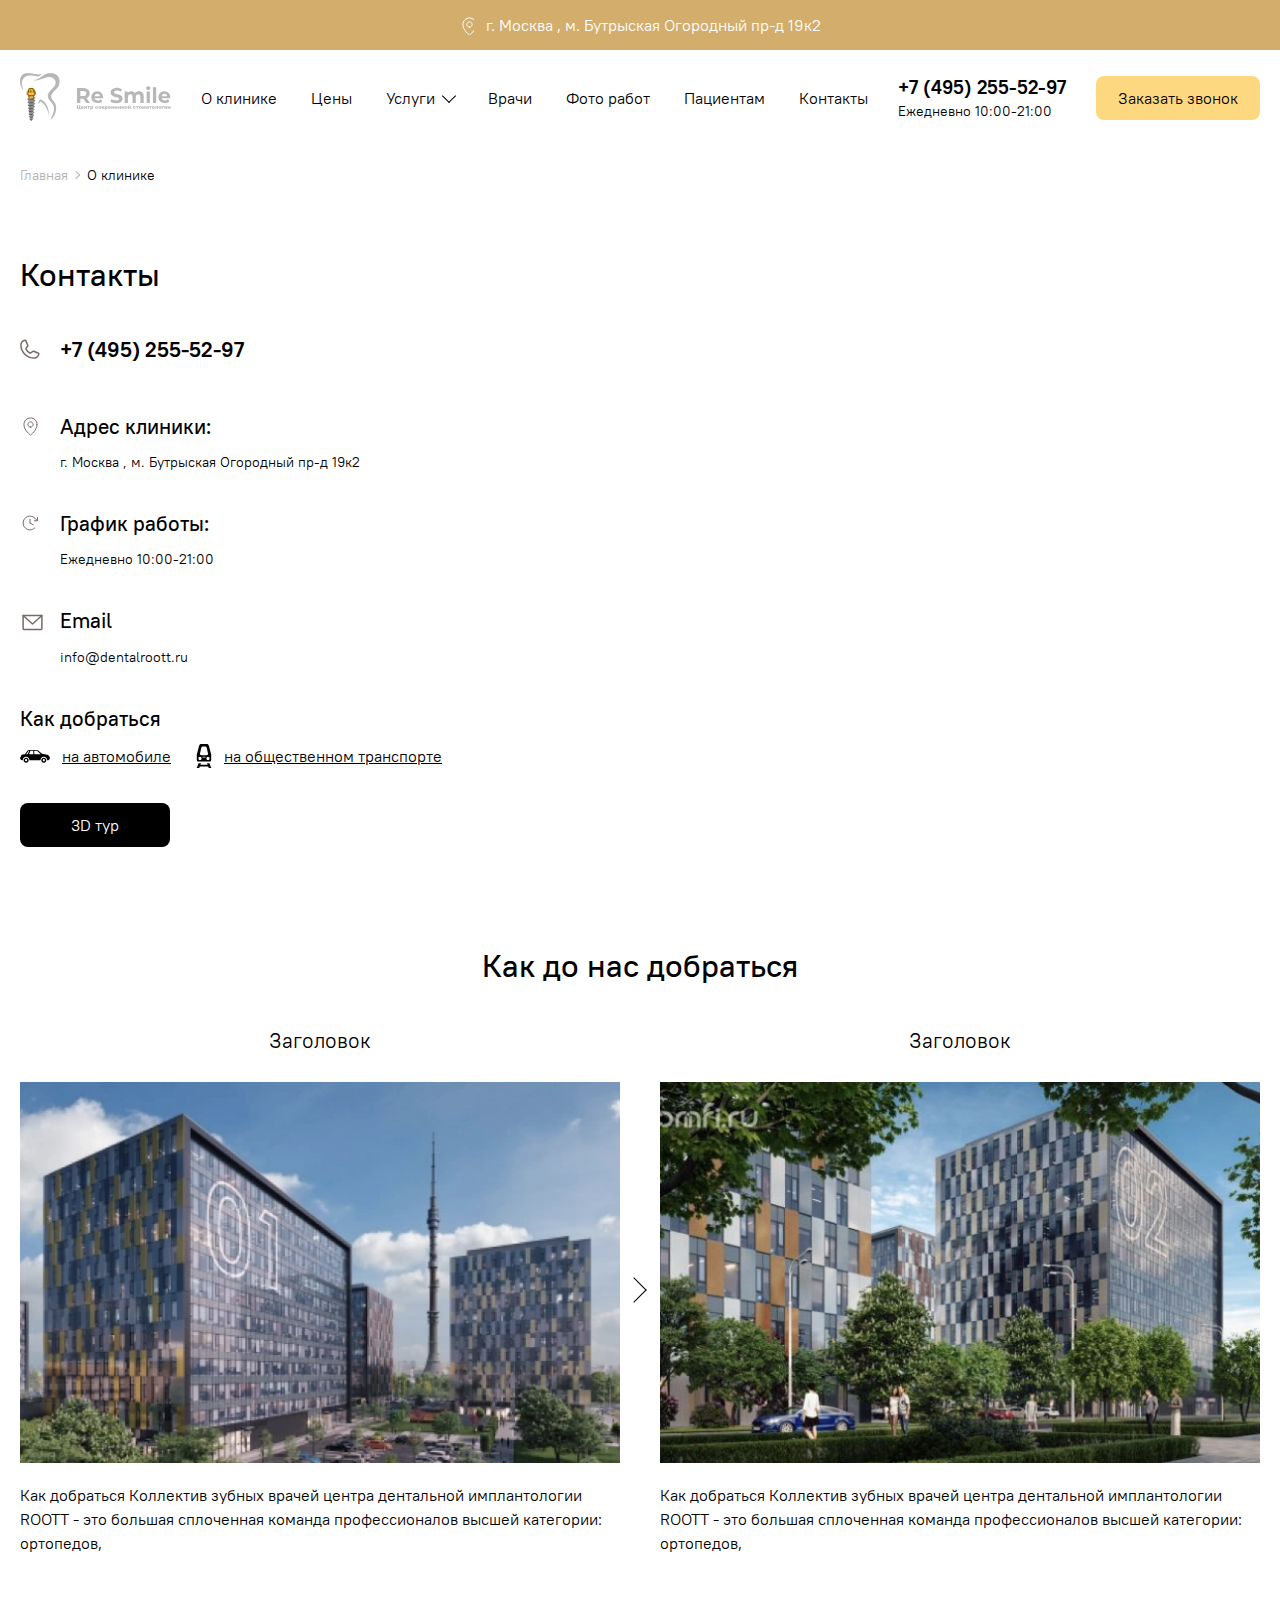
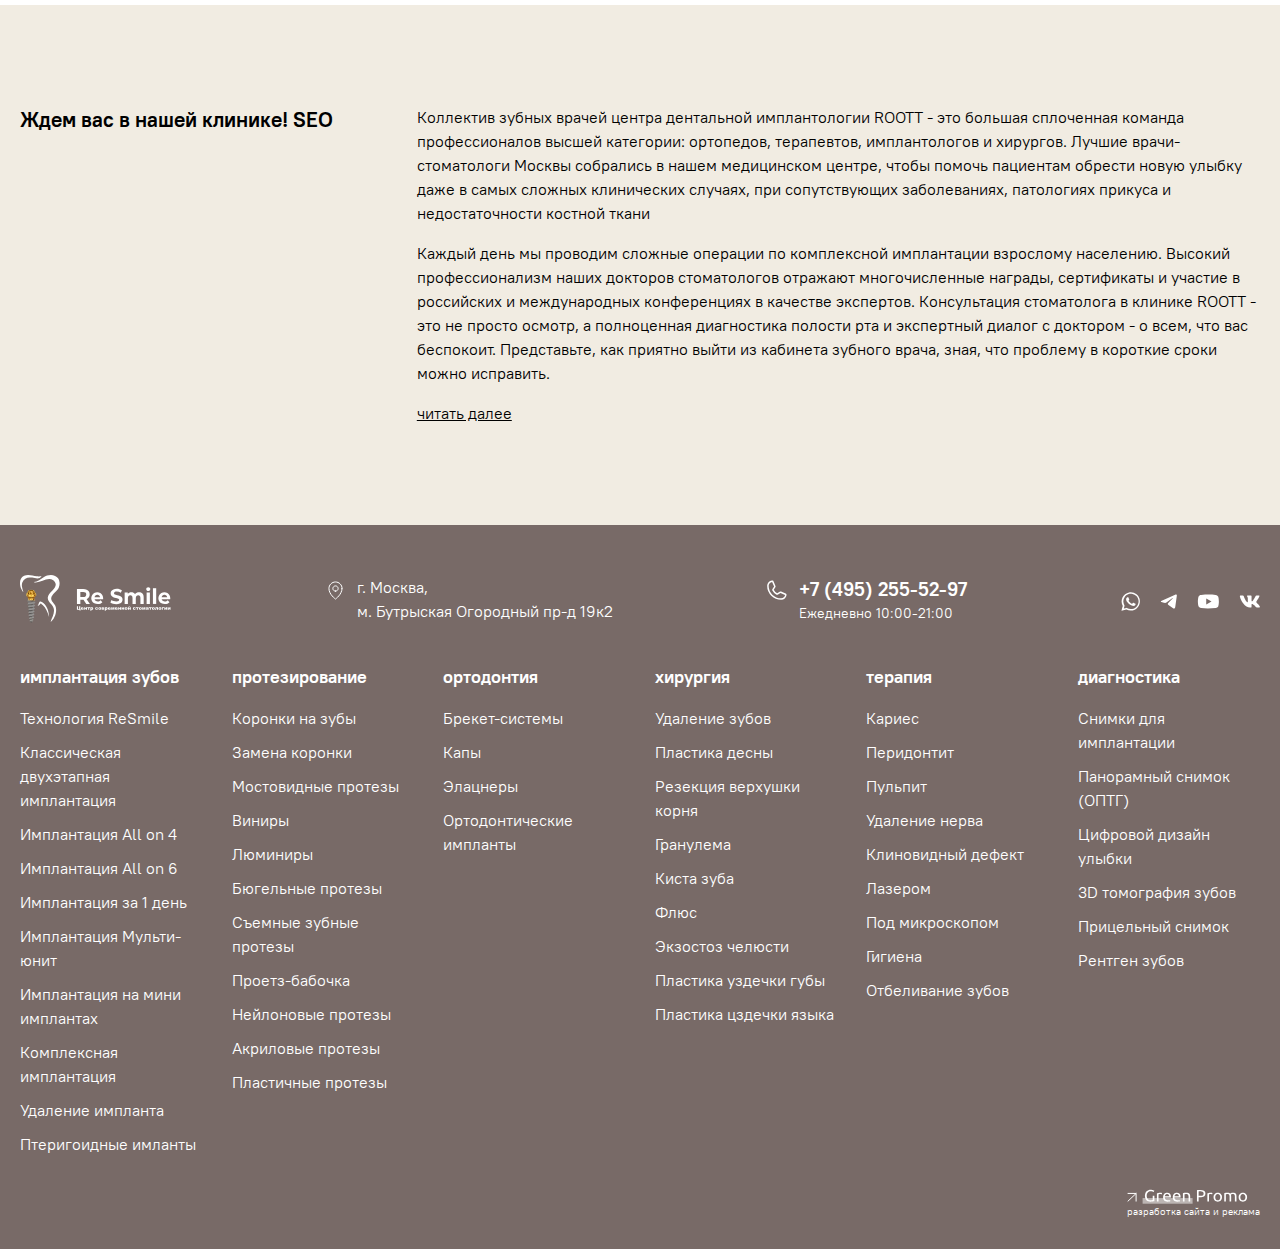
<file: contacts.html>
<!DOCTYPE html>
<html lang="ru">
  <head>
    <meta charset="utf-8">
    <meta name="viewport" content="width=device-width, initial-scale=1, shrink-to-fit=no">
    <meta name="format-detection" content="telephone=no">
    <title>Контакты</title>
    <meta name="description" content="Описание страницы контакты">
    <meta name="keywords" content="Ключи страницы контакты">
    <link rel="shortcut icon" href="img/favicon.ico" type="image/x-icon">
    <link rel="stylesheet" href="css/libs/tiny-slider.css">
    <link rel="stylesheet" href="css/libs/fancybox.css">
    <link rel="stylesheet" href="css/libs/twentytwenty.css">
    <link rel="stylesheet" href="css/style.min.css">
  </head>
  <body>
    <div class="top">
      <div class="container">
        <div class="top__item">
          <svg width="15" height="19" viewBox="0 0 15 19" fill="none" xmlns="http://www.w3.org/2000/svg">
            <use xlink:href="#svg-address"></use>
          </svg>г. Москва , м. Бутрыская Огородный пр-д 19к2
        </div>
      </div>
    </div>
    <header class="header">
      <div class="container header__cols"><a class="header__col logo _logo" href="index.html"><span class="logo__icon">
            <svg width="40" height="49" viewBox="0 0 40 49" fill="none" xmlns="http://www.w3.org/2000/svg" xmlns:xlink="http://www.w3.org/1999/xlink">
              <use xlink:href="#svg-logo"></use>
            </svg>
            <picture>
              <source type="image/webp" srcset="img/logo@2x.webp 2x, img/logo.webp 2x">
              <source type="image/png" srcset="img/logo@2x.png 2x, img/logo.png 2x"><img class="logo__img" src="img/logo.png" alt="" width="12" height="35">
            </picture></span>
          <svg class="logo__text" width="95" height="24" viewBox="0 0 95 24" fill="none" xmlns="http://www.w3.org/2000/svg">
            <use xlink:href="#svg-logo-text"></use>
          </svg></a>
        <div class="header__col header__mobile"><a class="header__mobile-phone" href="tel:+74952555297">
            <svg width="20" height="20" viewBox="0 0 20 20" fill="none" xmlns="http://www.w3.org/2000/svg">
              <use xlink:href="#svg-phone"></use>
            </svg></a>
          <button class="button header__mobile-button _yellow" type="button" data-fancybox data-src="#modal-order">Записаться</button>
          <button class="header__mobile-burger" type="button"><span></span><span></span><span></span></button>
        </div>
        <nav class="header__col nav _nav">
          <!-- Класс _active у активного li-->
          <ul>
            <li><a href="about.html">О клинике</a></li>
            <li><a href="price.html">Цены</a></li>
            <li class="_parent"><a href="#nav-services">Услуги</a></li>
            <li><a href="doctors.html">Врачи</a></li>
            <li><a href="projects.html">Фото работ</a></li>
            <li><a href="articles.html">Пациентам</a></li>
            <li><a href="contacts.html">Контакты</a></li>
          </ul>
        </nav>
        <div class="header__col header__contacts _contacts"><a class="header__phone" href="tel:+74952555297">+7 (495) 255-52-97</a>
          <div class="header__schedule">Ежедневно 10:00-21:00</div>
        </div>
        <div class="header__col _callback">
          <button class="header__callback button _yellow" type="button" data-fancybox data-src="#modal-order">Заказать звонок</button>
        </div>
      </div>
      <div class="nav-slide" id="nav-services">
        <div class="container">
          <!-- Класс _active у активного li-->
          <ul class="nav-slide__list">
            <li class="_parent"><a href="service.html">Имплантация зубов</a>
              <ul>
                <li>
                  <ul>
                    <li><a href="service.html">Базальная имплантация</a></li>
                    <li><a href="service.html">Имплантация с немедленной нагрузкой</a></li>
                    <li><a href="service.html">Экспресс-имплантация</a></li>
                    <li><a href="service.html">Зубные мини импланты</a></li>
                    <li><a href="service.html">Имплантация последнего поколения</a></li>
                    <li><a href="service.html">Безоперационная имплантацяи</a></li>
                    <li><a href="service.html">Дентальная имплантация</a></li>
                    <li><a href="service.html">Балочные протезы</a></li>
                  </ul>
                </li>
                <li>
                  <ul class="_strong">
                    <li><a href="service.html">Классическая двухэтапная имплантация</a></li>
                    <li><a href="service.html">Имплантация зубов all-on-4</a></li>
                    <li><a href="service.html">Имплантация зубов All-on-6</a></li>
                  </ul>
                </li>
                <li>
                  <ul>
                    <li><a href="service.html">Трансгингивальная имплантация</a></li>
                    <li><a href="service.html">Комбинированная имплантация</a></li>
                    <li><a href="service.html">Имплантация Мульти-юнит</a></li>
                  </ul>
                </li>
                <li>
                  <ul>
                    <li><a href="service.html">Имплантация под ключ</a></li>
                    <li><a href="service.html">Подготовка к имплантации</a></li>
                    <li><a href="service.html">Компрессионные импланты</a></li>
                  </ul>
                </li>
                <li>
                  <ul class="_strong">
                    <li><a href="service.html">Синус-лифтинг</a></li>
                  </ul>
                </li>
                <li>
                  <ul>
                    <li><a href="service.html">Имплантация 1 зуба</a></li>
                    <li><a href="service.html">Имплантация 2 зубов</a></li>
                    <li><a href="service.html">Имплантация 3 зубов</a></li>
                  </ul>
                </li>
                <li>
                  <ul>
                    <li><a href="service.html">Имплантация нижних зубов</a></li>
                    <li><a href="service.html">Имплантация передних зубов</a></li>
                    <li><a href="service.html">Имплантация при полном отсутствии зубов</a></li>
                    <li><a href="service.html">Имплантация верхних зубов</a></li>
                    <li><a href="service.html">Имплантация жевательных зубов</a></li>
                  </ul>
                </li>
                <li>
                  <ul>
                    <li><a href="service.html">Имплантация при пародонтозе</a></li>
                    <li><a href="service.html">Имплантация при отсутствии костной ткани</a></li>
                    <li><a href="service.html">Имплантация при неправильном прикусе</a></li>
                  </ul>
                </li>
                <li>
                  <ul>
                    <li><a href="service.html">Скуловая имплантация</a></li>
                  </ul>
                </li>
              </ul>
            </li>
            <li><a href="service.html">Протезирование зубов</a></li>
            <li><a href="service.html">Хирургия</a></li>
            <li><a href="service.html">Ортодонтия</a></li>
            <li><a href="service.html">Диагностика</a></li>
            <li><a href="service.html">Терапия</a></li>
          </ul>
        </div>
      </div>
      <div class="nav-slide__overlay"></div>
      <div class="nav-mobile _main">
        <button class="nav-mobile__close" type="button"></button>
        <div class="container nav-mobile__content">
          <!--Класс _active у активного li-->
          <ul class="nav-mobile__list">
            <li><a href="about.html">О клинике</a></li>
            <li><a href="price.html">Цены</a></li>
            <li class="_parent"><a href="service.html">Услуги</a><span></span>
              <ul>
                <li class="_parent"><a href="service.html">Имплантация зубов</a><span data-src="#nav-mobile-service-1"></span></li>
                <li class="_parent"><a href="service.html">Протезирование</a><span data-src="#nav-mobile-service-2"></span></li>
                <li class="_parent"><a href="service.html">Ортодонтия</a><span data-src="#nav-mobile-service-3"></span></li>
                <li class="_parent"><a href="service.html">Хирургия</a><span data-src="#nav-mobile-service-4"></span></li>
                <li class="_parent"><a href="service.html">Терапия</a><span data-src="#nav-mobile-service-5"></span></li>
                <li class="_parent"><a href="service.html">Диагностика</a><span data-src="#nav-mobile-service-6"></span></li>
              </ul>
            </li>
            <li><a href="doctors.html">Врачи</a></li>
            <li><a href="projects.html">Фото работ</a></li>
            <li><a href="articles.html">Пациентам</a></li>
            <li><a href="contacts.html">Контакты</a></li>
          </ul>
          <div class="nav-mobile__contacts"><a class="nav-mobile__phone" href="tel:+74952555297">+7 (495) 255-52-97</a>
            <div class="nav-mobile__item nav-mobile__schedule">
              <svg width="20" height="20" viewBox="0 0 20 20" fill="none" xmlns="http://www.w3.org/2000/svg">
                <use xlink:href="#svg-schedule"></use>
              </svg>Ежедневно 10:00-21:00
            </div>
            <div class="nav-mobile__item">
              <svg width="21" height="21" viewBox="0 0 21 21" fill="none" xmlns="http://www.w3.org/2000/svg">
                <use xlink:href="#svg-address"></use>
              </svg>г. Москва , м. Бутрыская Огородный пр-д 19к2
            </div>
          </div>
        </div>
      </div>
      <div class="nav-mobile" id="nav-mobile-service-1">
        <button class="nav-mobile__close _back" type="button">
          <svg width="24" height="25" viewBox="0 0 24 25" fill="none" xmlns="http://www.w3.org/2000/svg">
            <use xlink:href="#svg-back"></use>
          </svg>
        </button>
        <div class="container nav-mobile__content">
          <div class="nav-mobile__title">Имплантация зубов</div>
          <ul class="nav-mobile__list _sub">
            <li><a href="service.html">Технология ReSmile</a></li>
            <li><a href="service.html">Классическая двухэтапная имплантация</a></li>
            <li><a href="service.html">Имплантация All on 4</a></li>
            <li><a href="service.html">Имплантация All on 6</a></li>
            <li><a href="service.html">Имплантация за 1 день</a></li>
            <li><a href="service.html">Имплантация Мульти-юнит</a></li>
            <li><a href="service.html">Имплантация на мини имплантах</a></li>
            <li><a href="service.html">Комплексная имплантация</a></li>
            <li><a href="service.html">Удаление импланта</a></li>
            <li><a href="service.html">Птеригоидные имланты</a></li>
          </ul>
        </div>
      </div>
      <div class="nav-mobile" id="nav-mobile-service-2">
        <button class="nav-mobile__close _back" type="button">
          <svg width="24" height="25" viewBox="0 0 24 25" fill="none" xmlns="http://www.w3.org/2000/svg">
            <use xlink:href="#svg-back"></use>
          </svg>
        </button>
        <div class="container nav-mobile__content">
          <div class="nav-mobile__title">Протезирование</div>
          <ul class="nav-mobile__list _sub">
            <li><a href="service.html">Подкатегория протезирования</a></li>
          </ul>
        </div>
      </div>
      <div class="nav-mobile" id="nav-mobile-service-3">
        <button class="nav-mobile__close _back" type="button">
          <svg width="24" height="25" viewBox="0 0 24 25" fill="none" xmlns="http://www.w3.org/2000/svg">
            <use xlink:href="#svg-back"></use>
          </svg>
        </button>
        <div class="container nav-mobile__content">
          <div class="nav-mobile__title">Ортодонтия</div>
          <ul class="nav-mobile__list _sub">
            <li><a href="service.html">Подкатегория ортодонтии</a></li>
          </ul>
        </div>
      </div>
      <div class="nav-mobile" id="nav-mobile-service-4">
        <button class="nav-mobile__close _back" type="button">
          <svg width="24" height="25" viewBox="0 0 24 25" fill="none" xmlns="http://www.w3.org/2000/svg">
            <use xlink:href="#svg-back"></use>
          </svg>
        </button>
        <div class="container nav-mobile__content">
          <div class="nav-mobile__title">Хирургия</div>
          <ul class="nav-mobile__list _sub">
            <li><a href="service.html">Подкатегория хирургии</a></li>
          </ul>
        </div>
      </div>
      <div class="nav-mobile" id="nav-mobile-service-5">
        <button class="nav-mobile__close _back" type="button">
          <svg width="24" height="25" viewBox="0 0 24 25" fill="none" xmlns="http://www.w3.org/2000/svg">
            <use xlink:href="#svg-back"></use>
          </svg>
        </button>
        <div class="container nav-mobile__content">
          <div class="nav-mobile__title">Терапия</div>
          <ul class="nav-mobile__list _sub">
            <li><a href="service.html">Подкатегория терапии</a></li>
          </ul>
        </div>
      </div>
      <div class="nav-mobile" id="nav-mobile-service-6">
        <button class="nav-mobile__close _back" type="button">
          <svg width="24" height="25" viewBox="0 0 24 25" fill="none" xmlns="http://www.w3.org/2000/svg">
            <use xlink:href="#svg-back"></use>
          </svg>
        </button>
        <div class="container nav-mobile__content">
          <div class="nav-mobile__title">Диагностика</div>
          <ul class="nav-mobile__list _sub">
            <li><a href="service.html">Подкатегория диагностики</a></li>
          </ul>
        </div>
      </div>
    </header>
    <main class="main _inner">
      <div class="breadcrumbs">
        <div class="container">
          <ul class="breadcrumbs__list">
            <li>Главная</li>
            <li><a href="#">О клинике</a></li>
          </ul>
        </div>
      </div>
      <section class="section contacts">
        <div class="container">
          <h1 class="section__subtitle">Контакты</h1>
          <div class="contacts__cols">
            <div class="contacts__col">
              <div class="contacts__item">
                <div class="contacts__icon">
                  <svg width="25" height="25" viewBox="0 0 25 25" fill="none" xmlns="http://www.w3.org/2000/svg">
                    <use xlink:href="#svg-phone"></use>
                  </svg>
                </div>
                <div class="contacts__content"><a class="contacts__title _link" href="tel:+74952555297"><strong>+7 (495) 255-52-97</strong></a></div>
              </div>
              <div class="contacts__item">
                <div class="contacts__icon">
                  <svg width="21" height="21" viewBox="0 0 21 21" fill="none" xmlns="http://www.w3.org/2000/svg">
                    <use xlink:href="#svg-address"></use>
                  </svg>
                </div>
                <div class="contacts__content">
                  <div class="contacts__title">Адрес клиники:</div>
                  <div class="contacts__text">г. Москва , м. Бутрыская Огородный пр-д 19к2</div>
                </div>
              </div>
              <div class="contacts__item">
                <div class="contacts__icon">
                  <svg width="20" height="20" viewBox="0 0 20 20" fill="none" xmlns="http://www.w3.org/2000/svg">
                    <use xlink:href="#svg-schedule"></use>
                  </svg>
                </div>
                <div class="contacts__content">
                  <div class="contacts__title">График работы:</div>
                  <div class="contacts__text">Ежедневно 10:00-21:00</div>
                </div>
              </div>
              <div class="contacts__item">
                <div class="contacts__icon">
                  <svg width="25" height="25" viewBox="0 0 25 25" fill="none" xmlns="http://www.w3.org/2000/svg">
                    <use xlink:href="#svg-email"></use>
                  </svg>
                </div>
                <div class="contacts__content">
                  <div class="contacts__title">Email</div><a class="contacts__text _link" href="mailto:info@dentalroott.ru">info@dentalroott.ru</a>
                </div>
              </div>
              <div class="contacts__item">
                <div class="contacts__content">
                  <div class="contacts__title">Как добраться</div>
                  <div class="contacts__controls">
                    <button class="contacts__control" type="button" data-src="#modal-car" data-fancybox>
                      <svg width="30" height="14" viewBox="0 0 30 14" fill="none" xmlns="http://www.w3.org/2000/svg">
                        <use xlink:href="#svg-auto"></use>
                      </svg>на автомобиле
                    </button>
                    <button class="contacts__control" type="button" data-src="#modal-bus" data-fancybox>
                      <svg width="16" height="24" viewBox="0 0 16 24" fill="none" xmlns="http://www.w3.org/2000/svg">
                        <use xlink:href="#svg-train"></use>
                      </svg>на общественном транспорте
                    </button>
                  </div>
                </div>
              </div>
              <div class="contacts__item">
                <button class="button contacts__tour _black" type="button">3D тур</button>
              </div>
            </div>
            <div class="contacts__col">
              <script type="text/javascript" charset="utf-8" async src="https://api-maps.yandex.ru/services/constructor/1.0/js/?um=constructor%3A98acf8cd34a6279121151b328b8c91028e3025d08d9d5bd9bd6205d9d97bd51c&amp;amp;width=100%25&amp;amp;height=500&amp;amp;lang=ru_RU&amp;amp;scroll=false"></script>
            </div>
          </div>
        </div>
      </section>
      <section class="section route">
        <div class="container">
          <h2 class="section__subtitle _center">Как до нас добраться</h2>
          <div class="route__cols">
            <div class="route__col">
              <div class="route__item">
                <div class="route__title">Заголовок</div>
                <picture>
                  <source type="image/webp" srcset="img/tmp/route-1@2x.webp 2x, img/tmp/route-1.webp 1x">
                  <source type="image/jpeg" srcset="img/tmp/route-1@2x.jpg 2x, img/tmp/route-1.jpg 1x"><img class="route__img" src="img/tmp/route-1.jpg" alt="" width="605" height="384">
                </picture>
                <div class="route__text">Как добраться   Коллектив зубных врачей центра дентальной имплантологии ROOTT - это большая сплоченная команда профессионалов высшей категории: ортопедов,</div>
              </div>
            </div>
            <div class="route__col">
              <div class="route__item">
                <div class="route__title">Заголовок</div>
                <picture>
                  <source type="image/webp" srcset="img/tmp/route-2@2x.webp 2x, img/tmp/route-2.webp 1x">
                  <source type="image/jpeg" srcset="img/tmp/route-2@2x.jpg 2x, img/tmp/route-2.jpg 1x"><img class="route__img" src="img/tmp/route-2.jpg" alt="" width="605" height="384">
                </picture>
                <div class="route__text">Как добраться   Коллектив зубных врачей центра дентальной имплантологии ROOTT - это большая сплоченная команда профессионалов высшей категории: ортопедов,</div>
              </div>
            </div>
          </div>
        </div>
      </section>
      <section class="section text-cols _beige _big-padding">
        <div class="container text-cols__cols">
          <div class="text-cols__col _small">
            <h3 class="text-cols__title">Ждем вас в нашей клинике! SEO</h3>
          </div>
          <div class="text-cols__col text-cols__text _big">
            <p>Коллектив зубных врачей центра дентальной имплантологии ROOTT - это большая сплоченная команда профессионалов высшей категории: ортопедов, терапевтов, имплантологов и хирургов. Лучшие врачи-стоматологи Москвы собрались в нашем медицинском центре, чтобы помочь пациентам обрести новую улыбку даже в самых сложных клинических случаях, при сопутствующих заболеваниях, патологиях прикуса и недостаточности костной ткани</p>
            <p>Каждый день мы проводим сложные операции по комплексной имплантации взрослому населению. Высокий профессионализм наших докторов стоматологов отражают многочисленные награды, сертификаты и участие в российских и международных конференциях в качестве экспертов. Консультация стоматолога в клинике ROOTT - это не просто осмотр, а полноценная диагностика полости рта и экспертный диалог с доктором - о всем, что вас беспокоит. Представьте, как приятно выйти из кабинета зубного врача, зная, что проблему в короткие сроки можно исправить.</p>
            <div class="text-cols__hidden">
              <p>Наши специалисты помогают даже тем, кому отказали в имплантации и протезировании ввиду недостаточности костной ткани, из-за сахарного диабета, иммунных и других заболеваний. Это стало возможным благодаря системе имплантации ROOTT швейцарского производства, и апатентованной технологии “ReSmile®”, которая позволяет быстро восстановить жевательную функцию при полной адентии.</p>
              <p>В собственной лаборатории московского центра дентальной имплантологии ROOTT оперативно изготавливаются протезы и коронки, обеспечивая эффективное взаимодействие лечащего стоматолога и зубного техника. Мы применяем инновационные технологии лечения, цифровое 3D-моделирование и метод золотого сечения для создания идеальной улыбки.</p>
              <p>Если вы ищете проверенную частную стоматологию для взрослых, обратите внимание на МЦДИ ROOTT. В 2019 году клиника ROOTT внесена в Книгу Рекордов России за достижения в области стоматологии, также мы имеем множество других достижений и наград, а рейтинги и отзывы пациентов находятся в открытом доступе в сети</p>
            </div>
            <button class="text-cols__button" type="button" data-more="читать далее" data-less="скрыть">читать далее</button>
          </div>
        </div>
      </section>
    </main>
    <footer class="footer">
      <div class="container">
        <div class="footer__top">
          <div class="footer__top-col _logo"><a class="footer__logo logo _white" href="index.html"><span class="logo__icon">
                <svg width="40" height="49" viewBox="0 0 40 49" fill="none" xmlns="http://www.w3.org/2000/svg" xmlns:xlink="http://www.w3.org/1999/xlink">
                  <use xlink:href="#svg-logo"></use>
                </svg>
                <picture>
                  <source type="image/webp" srcset="img/logo@2x.webp 2x, img/logo.webp 2x">
                  <source type="image/png" srcset="img/logo@2x.png 2x, img/logo.png 2x"><img class="logo__img" src="img/logo.png" alt="" width="12" height="35">
                </picture></span>
              <svg class="logo__text" width="95" height="24" viewBox="0 0 95 24" fill="none" xmlns="http://www.w3.org/2000/svg">
                <use xlink:href="#svg-logo-text"></use>
              </svg></a></div>
          <div class="footer__top-col _address">
            <div class="footer__item">
              <svg width="22" height="22" viewBox="0 0 22 22" fill="none" xmlns="http://www.w3.org/2000/svg">
                <use xlink:href="#svg-address"></use>
              </svg>
              <div class="footer__item-content">г. Москва, <br>м. Бутрыская Огородный пр-д 19к2</div>
            </div>
          </div>
          <div class="footer__top-col _phone">
            <div class="footer__item">
              <svg width="22" height="22" viewBox="0 0 22 22" fill="none" xmlns="http://www.w3.org/2000/svg">
                <use xlink:href="#svg-phone"></use>
              </svg>
              <div class="footer__item-content"><a class="footer__phone" href="tel:+74952555297">+7 (495) 255-52-97</a>
                <div class="footer__schedule">Ежедневно 10:00-21:00</div>
              </div>
            </div>
          </div>
          <div class="footer__top-col _socials">
            <div class="footer__socials"><a href="https://api.whatsapp.com/send?phone=" target="_blank" rel="nofollow">
                <svg width="19" height="19" viewBox="0 0 19 19" fill="none" xmlns="http://www.w3.org/2000/svg">
                  <use xlink:href="#svg-whatsapp"></use>
                </svg></a><a href="tg://resolve?domain=" target="_blank" rel="nofollow">
                <svg width="17" height="15" viewBox="0 0 17 15" fill="none" xmlns="http://www.w3.org/2000/svg">
                  <use xlink:href="#svg-telegram-footer"></use>
                </svg></a><a href="https://youtube.com/" target="_blank" rel="nofollow">
                <svg width="22" height="15" viewBox="0 0 22 15" fill="none" xmlns="http://www.w3.org/2000/svg">
                  <use xlink:href="#svg-youtube"></use>
                </svg></a><a href="https://vk.com/" target="_blank" rel="nofollow">
                <svg width="21" height="13" viewBox="0 0 21 13" fill="none" xmlns="http://www.w3.org/2000/svg">
                  <use xlink:href="#svg-vk"></use>
                </svg></a></div>
          </div>
        </div>
        <div class="footer__middle">
          <div class="footer__middle-col">
            <div class="footer__title"><a class="footer__title-link" href="service.html">имплантация зубов</a><span></span></div>
            <ul class="footer__list">
              <li><a href="service.html">Технология ReSmile</a></li>
              <li><a href="service.html">Классическая двухэтапная имплантация</a></li>
              <li><a href="service.html">Имплантация All on 4</a></li>
              <li><a href="service.html">Имплантация  All on 6</a></li>
              <li><a href="service.html">Имплантация за 1 день</a></li>
              <li><a href="service.html">Имплантация Мульти-юнит</a></li>
              <li><a href="service.html">Имплантация на мини имплантах</a></li>
              <li><a href="service.html">Комплексная имплантация</a></li>
              <li><a href="service.html">Удаление импланта</a></li>
              <li><a href="service.html">Птеригоидные имланты</a></li>
            </ul>
          </div>
          <div class="footer__middle-col">
            <div class="footer__title"><a class="footer__title-link" href="service.html">протезирование</a><span></span></div>
            <ul class="footer__list">
              <li><a href="service.html">Коронки на зубы</a></li>
              <li><a href="service.html">Замена коронки</a></li>
              <li><a href="service.html">Мостовидные протезы</a></li>
              <li><a href="service.html">Виниры</a></li>
              <li><a href="service.html">Люминиры</a></li>
              <li><a href="service.html">Бюгельные протезы</a></li>
              <li><a href="service.html">Съемные зубные протезы</a></li>
              <li><a href="service.html">Проетз-бабочка</a></li>
              <li><a href="service.html">Нейлоновые протезы</a></li>
              <li><a href="service.html">Акриловые протезы</a></li>
              <li><a href="service.html">Пластичные протезы</a></li>
            </ul>
          </div>
          <div class="footer__middle-col">
            <div class="footer__title"><a class="footer__title-link" href="service.html">ортодонтия</a><span></span></div>
            <ul class="footer__list">
              <li><a href="service.html">Брекет-системы</a></li>
              <li><a href="service.html">Капы</a></li>
              <li><a href="service.html">Элацнеры</a></li>
              <li><a href="service.html">Ортодонтические импланты</a></li>
            </ul>
          </div>
          <div class="footer__middle-col">
            <div class="footer__title"><a class="footer__title-link" href="service.html">хирургия</a><span></span></div>
            <ul class="footer__list">
              <li><a href="service.html">Удаление зубов</a></li>
              <li><a href="service.html">Пластика десны</a></li>
              <li><a href="service.html">Резекция верхушки корня</a></li>
              <li><a href="service.html">Гранулема</a></li>
              <li><a href="service.html">Киста зуба</a></li>
              <li><a href="service.html">Флюс</a></li>
              <li><a href="service.html">Экзостоз челюсти</a></li>
              <li><a href="service.html">Пластика уздечки губы</a></li>
              <li><a href="service.html">Пластика цздечки языка</a></li>
            </ul>
          </div>
          <div class="footer__middle-col">
            <div class="footer__title"><a class="footer__title-link" href="service.html">терапия</a><span></span></div>
            <ul class="footer__list">
              <li><a href="service.html">Кариес</a></li>
              <li><a href="service.html">Перидонтит</a></li>
              <li><a href="service.html">Пульпит</a></li>
              <li><a href="service.html">Удаление нерва</a></li>
              <li><a href="service.html">Клиновидный дефект</a></li>
              <li><a href="service.html">Лазером</a></li>
              <li><a href="service.html">Под микроскопом</a></li>
              <li><a href="service.html">Гигиена</a></li>
              <li><a href="service.html">Отбеливание зубов</a></li>
            </ul>
          </div>
          <div class="footer__middle-col">
            <div class="footer__title"><a class="footer__title-link" href="service.html">диагностика</a><span></span></div>
            <ul class="footer__list">
              <li><a href="service.html">Снимки для имплантации</a></li>
              <li><a href="service.html">Панорамный снимок (ОПТГ)</a></li>
              <li><a href="service.html">Цифровой дизайн улыбки</a></li>
              <li><a href="service.html">3D томография зубов</a></li>
              <li><a href="service.html">Прицельный снимок</a></li>
              <li><a href="service.html">Рентген зубов</a></li>
            </ul>
          </div>
        </div>
        <div class="footer__bottom">
          <div class="footer__bottom-col _socials">
            <div class="footer__socials"><a href="https://api.whatsapp.com/send?phone=" target="_blank" rel="nofollow">
                <svg width="19" height="19" viewBox="0 0 19 19" fill="none" xmlns="http://www.w3.org/2000/svg">
                  <use xlink:href="#svg-whatsapp"></use>
                </svg></a><a href="tg://resolve?domain=" target="_blank" rel="nofollow">
                <svg width="17" height="15" viewBox="0 0 17 15" fill="none" xmlns="http://www.w3.org/2000/svg">
                  <use xlink:href="#svg-telegram-footer"></use>
                </svg></a><a href="https://youtube.com/" target="_blank" rel="nofollow">
                <svg width="22" height="15" viewBox="0 0 22 15" fill="none" xmlns="http://www.w3.org/2000/svg">
                  <use xlink:href="#svg-youtube"></use>
                </svg></a><a href="https://vk.com/" target="_blank" rel="nofollow">
                <svg width="21" height="13" viewBox="0 0 21 13" fill="none" xmlns="http://www.w3.org/2000/svg">
                  <use xlink:href="#svg-vk"></use>
                </svg></a></div>
          </div>
          <div class="footer__bottom-col"><a class="footer__development" href="#" target="_blank" rel="nofollow">
              <svg width="121" height="19" viewBox="0 0 121 19" fill="none" xmlns="http://www.w3.org/2000/svg">
                <use xlink:href="#svg-green-promo"></use>
              </svg>разработка сайта и реклама</a></div>
        </div>
      </div>
    </footer>
    <svg class="svg">
      <symbol id="svg-address">
        <path d="M10.5 11.1562C11.9497 11.1562 13.125 9.981 13.125 8.53125C13.125 7.0815 11.9497 5.90625 10.5 5.90625C9.05025 5.90625 7.875 7.0815 7.875 8.53125C7.875 9.981 9.05025 11.1562 10.5 11.1562Z" stroke-linecap="round" stroke-linejoin="round"></path>
        <path d="M17.0625 8.53125C17.0625 14.4375 10.5 19.0312 10.5 19.0312C10.5 19.0312 3.9375 14.4375 3.9375 8.53125C3.9375 6.79077 4.6289 5.12157 5.85961 3.89086C7.09032 2.66015 8.75952 1.96875 10.5 1.96875C12.2405 1.96875 13.9097 2.66015 15.1404 3.89086C16.3711 5.12157 17.0625 6.79077 17.0625 8.53125V8.53125Z" stroke-linecap="round" stroke-linejoin="round"></path>
      </symbol>
      <symbol id="svg-logo">
        <path d="M3.37715 16.9284C2.83956 15.0513 2.16243 13.3505 1.93002 11.3894C1.77689 10.0904 1.84422 8.75409 2.31719 7.52923C4.04451 3.06296 7.78696 1.81229 12.1767 2.59684C15.5222 3.19472 19.2386 4.73637 21.6392 1.31817C19.9521 1.33245 18.3513 1.49166 16.6587 1.24625C12.6915 0.67198 7.94552 -0.972331 4.04234 0.798803C-0.743239 2.97072 -0.777992 9.82797 1.34953 13.9072C1.87354 14.9113 2.3856 16.3371 3.37715 16.9284Z"></path>
        <path d="M14.0028 7.02798V7.19269C20.4451 8.74806 27.2523 1.21882 33.2602 5.32163C33.8028 5.7012 34.2848 6.1624 34.6895 6.68924C38.3765 11.4383 31.4243 15.9419 29.0736 19.2777C28.4285 20.1929 27.9876 21.1817 27.8317 22.2973C27.185 26.8717 32.5076 29.176 33.6534 33.2074C35.0983 38.2913 31.9081 42.3925 30.6038 46.9707C34.8719 43.9336 37.5495 35.8301 35.3606 30.8598C34.2789 28.4029 30.9747 26.2683 31.2087 23.3069C31.5552 18.9324 37.2557 16.3251 38.8299 12.3968C39.4767 10.7816 39.7438 8.92539 39.4978 7.19324C39.3018 5.81465 38.9087 4.46956 38.086 3.33309C37.322 2.27513 36.2664 1.45984 35.0891 0.927287C31.4048 -0.734044 26.9374 0.148229 23.6315 2.22956C20.683 4.08524 17.6584 6.85669 14.0028 7.02798Z"></path>
        <path fill-rule="evenodd" clip-rule="evenodd" d="M22.7019 30.0917C25.6755 32.8999 27.7123 37.0933 29.1323 42.1981C28.6142 34.2988 26.099 29.7107 22.2827 27.2807C18.5647 24.9139 19.3857 28.885 17.5862 30.9592C18.3436 30.7742 19.0236 30.3514 19.5285 29.7513C21.093 27.9357 20.5282 28.0384 22.7019 30.0917Z"></path>
      </symbol>
      <symbol id="svg-logo-text">
        <path d="M10.3003 16.927L7.47185 12.7966H4.35014V16.927H0.955566V2.09854H7.30448C8.60361 2.09854 9.73139 2.31754 10.6878 2.75553C11.6442 3.19352 12.381 3.81472 12.8981 4.61912C13.4138 5.42495 13.6717 6.37819 13.6717 7.47886C13.6717 8.57953 13.4098 9.52946 12.8862 10.3286C12.3625 11.1264 11.6187 11.7372 10.6547 12.161L13.9438 16.9248L10.3003 16.927ZM9.44165 5.56194C8.91093 5.11921 8.13572 4.89784 7.11601 4.89784H4.35014V10.0663H7.11601C8.13478 10.0663 8.90999 9.84041 9.44165 9.38867C9.9733 8.93694 10.2387 8.30128 10.2377 7.48171C10.2377 6.64744 9.97237 6.00752 9.44165 5.56194Z"></path>
        <path d="M27.1036 12.161H18.576C18.7118 12.84 19.1022 13.4395 19.6654 13.834C20.2378 14.2441 20.9502 14.4488 21.8025 14.4483C22.3346 14.4582 22.8639 14.3685 23.3637 14.1838C23.8371 13.9939 24.2676 13.7092 24.6296 13.347L26.3687 15.2539C25.3068 16.4826 23.7564 17.0969 21.7174 17.0969C20.446 17.0969 19.3208 16.8462 18.3418 16.3446C17.3629 15.8431 16.6088 15.1475 16.0795 14.2578C15.5488 13.3681 15.2832 12.3584 15.2827 11.2288C15.2827 10.113 15.5448 9.10666 16.0689 8.20982C16.5828 7.32281 17.3296 6.59704 18.2265 6.11301C19.1417 5.6115 20.1649 5.36075 21.2962 5.36075C22.3998 5.36075 23.3984 5.60084 24.292 6.08102C25.1753 6.55131 25.9064 7.26825 26.3982 8.14654C26.9074 9.04385 27.1622 10.0853 27.1627 11.2708C27.165 11.3134 27.1453 11.6102 27.1036 12.161ZM19.4558 8.49636C18.9532 8.91919 18.6459 9.4982 18.5338 10.2334H24.0895C23.977 9.51337 23.6696 8.93767 23.1675 8.50632C22.6654 8.07496 22.0508 7.85976 21.3236 7.86071C20.581 7.86071 19.9584 8.07259 19.4558 8.49636Z"></path>
        <path d="M36.961 16.7044C35.878 16.3863 35.0086 15.9732 34.3527 15.4651L35.5046 12.8812C36.1875 13.3747 36.9445 13.7537 37.7465 14.0039C38.5864 14.2833 39.4644 14.4272 40.3485 14.4305C41.312 14.4305 42.0241 14.2857 42.485 13.9961C42.9459 13.7065 43.1765 13.3216 43.177 12.8414C43.1797 12.6731 43.1443 12.5064 43.0735 12.3541C43.0026 12.2018 42.8983 12.0679 42.7684 11.9626C42.4581 11.709 42.1023 11.5183 41.7206 11.4009C41.2944 11.2587 40.7182 11.1034 39.992 10.9351C39.0627 10.7224 38.1469 10.4536 37.2493 10.1303C36.5396 9.86373 35.9086 9.41888 35.416 8.83762C34.9064 8.24463 34.6515 7.45373 34.6515 6.46493C34.6432 5.63207 34.8842 4.81613 35.3428 4.12424C35.8032 3.42507 36.498 2.87094 37.4273 2.46187C38.3565 2.05279 39.4915 1.84801 40.8324 1.84754C41.7568 1.84658 42.6779 1.96025 43.575 2.18599C44.4028 2.38443 45.1945 2.7134 45.9211 3.1608L44.8718 5.76315C43.5169 4.98671 42.162 4.59849 40.8071 4.59849C39.8572 4.59849 39.1554 4.75374 38.7015 5.06422C38.2477 5.3747 38.0206 5.78425 38.0201 6.29287C38.0201 6.80148 38.2822 7.17928 38.8063 7.42624C39.3305 7.6732 40.1301 7.91685 41.2051 8.15717C42.1344 8.36995 43.0502 8.63872 43.9478 8.96205C44.6535 9.22496 45.2837 9.6608 45.7818 10.2305C46.2919 10.8093 46.5467 11.5931 46.5463 12.5819C46.5516 13.4095 46.3062 14.2188 45.843 14.9012C45.3742 15.5999 44.6723 16.1543 43.7375 16.5643C42.8026 16.9743 41.6643 17.1791 40.3225 17.1786C39.1854 17.1824 38.0536 17.0228 36.961 16.7044Z"></path>
        <path d="M66.4397 6.62137C67.271 7.4618 67.6866 8.72221 67.6866 10.4026V16.927H64.4179V10.911C64.4179 10.007 64.2329 9.33274 63.863 8.88811C63.4931 8.44349 62.9657 8.22093 62.2807 8.22046C61.5128 8.22046 60.9052 8.47122 60.4579 8.97273C60.0106 9.47424 59.7872 10.2191 59.7877 11.2075V16.927H56.519V10.911C56.519 9.11777 55.8069 8.22093 54.3825 8.22046C53.6277 8.22046 53.0269 8.47122 52.5801 8.97273C52.1333 9.47424 51.9099 10.2191 51.9099 11.2075V16.927H48.6412V5.53066H51.7637V6.84392C52.1861 6.36144 52.7132 5.98426 53.3038 5.74183C53.9392 5.48245 54.6192 5.35292 55.3045 5.36072C56.0497 5.35004 56.7873 5.5133 57.46 5.83782C58.0932 6.14726 58.6297 6.62726 59.0106 7.22503C59.4763 6.6288 60.0785 6.15611 60.7652 5.84777C61.4934 5.51846 62.2834 5.35231 63.081 5.36072C64.4908 5.36072 65.6104 5.78094 66.4397 6.62137Z"></path>
        <path d="M70.7873 3.41182C70.609 3.24388 70.4667 3.04061 70.3695 2.81467C70.2722 2.58874 70.222 2.34497 70.222 2.09856C70.222 1.85215 70.2722 1.60838 70.3695 1.38244C70.4667 1.15651 70.609 0.953233 70.7873 0.785295C71.1652 0.432627 71.6542 0.25606 72.2543 0.255586C72.8544 0.255112 73.3431 0.42457 73.7205 0.763966C73.9014 0.92068 74.0457 1.11597 74.1429 1.3358C74.2402 1.55562 74.2881 1.79451 74.2831 2.03528C74.2906 2.29028 74.2444 2.54397 74.1474 2.77948C74.0504 3.01499 73.9048 3.22692 73.7205 3.40116C73.3455 3.76141 72.8567 3.94153 72.2543 3.94153C71.6518 3.94153 71.1628 3.76496 70.7873 3.41182ZM70.6199 5.53068H73.8886V16.927H70.6199V5.53068Z"></path>
        <path d="M76.9266 1.20908H80.1946V16.927H76.9266V1.20908Z"></path>
        <path d="M94.2116 12.161H85.6841C85.8196 12.8401 86.21 13.4397 86.7734 13.834C87.3458 14.2441 88.0582 14.4488 88.9105 14.4483C89.4426 14.4582 89.9719 14.3685 90.4718 14.1838C90.9451 13.9939 91.3757 13.7092 91.7376 13.347L93.4767 15.2539C92.4148 16.4826 90.8644 17.0969 88.8255 17.0969C87.554 17.0969 86.4288 16.8462 85.4499 16.3446C84.471 15.8431 83.7166 15.1475 83.1868 14.2578C82.6556 13.3681 82.3903 12.3584 82.3907 11.2288C82.3907 10.113 82.6528 9.10666 83.177 8.20982C83.6906 7.32265 84.4374 6.59683 85.3345 6.11301C86.2492 5.6115 87.2725 5.36075 88.4042 5.36075C89.5078 5.36075 90.5065 5.60084 91.4 6.08102C92.2833 6.55131 93.0144 7.26825 93.5063 8.14654C94.0154 9.04385 94.2702 10.0853 94.2707 11.2708C94.273 11.3134 94.2534 11.6102 94.2116 12.161ZM86.5638 8.49636C86.0612 8.91919 85.7539 9.4982 85.6419 10.2334H91.1975C91.0855 9.51337 90.7784 8.93767 90.2763 8.50632C89.7741 8.07496 89.1595 7.85976 88.4323 7.86071C87.6892 7.86071 87.0664 8.07259 86.5638 8.49636Z"></path>
        <path d="M2.05961 21.9667H3.13699V19.2698H4.27695V21.9667H4.58146V23.602H3.48931V22.7915H0.918945V19.2733H2.05961V21.9667Z"></path>
        <path d="M5.88174 21.737C5.88031 21.8035 5.89218 21.8695 5.91665 21.9312C5.94112 21.9929 5.97768 22.0489 6.02412 22.096C6.07057 22.143 6.12595 22.1801 6.18693 22.2049C6.2479 22.2297 6.31322 22.2418 6.37894 22.2404C6.45654 22.244 6.53349 22.2246 6.6004 22.1847C6.66732 22.1448 6.72134 22.0861 6.75588 22.0158H7.71792C7.54351 22.6507 6.90567 22.8612 6.31635 22.8612C5.5048 22.8612 4.8761 22.3919 4.8761 21.5323C4.8761 20.6918 5.49988 20.1543 6.31143 20.1543C7.24885 20.1543 7.7995 20.775 7.7995 21.737H5.88174ZM6.79596 21.2194C6.79204 21.102 6.74381 20.9905 6.66116 20.9078C6.57851 20.8252 6.46772 20.7777 6.35151 20.775C6.05193 20.775 5.88315 20.9457 5.88315 21.2194H6.79596Z"></path>
        <path d="M9.22076 21.0829H9.9648V20.2296H10.9697V22.7893H9.9648V21.8266H9.22076V22.7893H8.21582V20.2296H9.22076V21.0829Z"></path>
        <path d="M14.0478 20.2275V20.9706H13.173V22.7879H12.1709V20.9706H11.2932V20.2275H14.0478Z"></path>
        <path d="M15.275 20.2275V20.6115H15.2849C15.4255 20.2986 15.7877 20.1571 16.0774 20.1571C16.8411 20.1571 17.2082 20.7878 17.2082 21.491C17.2082 22.4971 16.5894 22.864 16.024 22.864C15.8979 22.8665 15.7732 22.8379 15.6605 22.7808C15.5478 22.7237 15.4505 22.6398 15.377 22.5362V23.6604H14.3713V20.2275H15.275ZM16.2033 21.5024C16.2033 21.0971 16.0289 20.8973 15.7631 20.8973C15.5219 20.8973 15.3573 21.1412 15.3573 21.4832C15.3573 21.8387 15.5071 22.084 15.768 22.084C16.0289 22.084 16.2033 21.8544 16.2033 21.5024Z"></path>
        <path d="M20.9671 21.2045C20.9686 21.1556 20.9601 21.1069 20.9421 21.0614C20.9241 21.016 20.897 20.9748 20.8626 20.9404C20.8281 20.906 20.787 20.8792 20.7418 20.8617C20.6966 20.8441 20.6483 20.8361 20.6 20.8383C20.223 20.8383 20.1605 21.2344 20.1605 21.5373C20.1605 21.9226 20.3053 22.1772 20.6 22.1772C20.8609 22.1772 20.9629 21.9966 20.9917 21.7961H22.0065C21.9193 22.5725 21.3032 22.8626 20.6 22.8626C19.7835 22.8626 19.1555 22.3983 19.1555 21.5337C19.1555 20.6691 19.7645 20.1557 20.6 20.1557C21.2765 20.1557 21.9144 20.4487 21.9868 21.2059L20.9671 21.2045Z"></path>
        <path d="M23.7604 20.1543C24.6542 20.1543 25.2049 20.6869 25.2049 21.4832C25.2049 22.421 24.5769 22.8612 23.7653 22.8612C22.9538 22.8612 22.3251 22.4118 22.3251 21.5372C22.3251 20.6478 22.9053 20.1543 23.7604 20.1543ZM23.3307 21.4832C23.3307 21.9667 23.5093 22.1772 23.7653 22.1772C24.0361 22.1772 24.1999 21.9639 24.1999 21.4832C24.1999 21.1071 24.0311 20.8383 23.778 20.8383C23.432 20.8383 23.3307 21.1952 23.3307 21.4832Z"></path>
        <path d="M25.6403 20.2275H27.1769C27.8098 20.2275 28.2352 20.4131 28.2352 20.8824C28.2352 21.2144 27.9835 21.395 27.743 21.4292C27.9989 21.4932 28.3274 21.6247 28.3274 22.0598C28.3274 22.5825 27.8541 22.7879 27.2725 22.7879H25.6403V20.2275ZM26.6065 21.2344H26.9835C27.2057 21.2344 27.288 21.1803 27.288 21.0388C27.288 20.8675 27.2008 20.8141 26.9835 20.8141H26.6065V21.2344ZM26.6065 22.2013H26.9835C27.2254 22.2013 27.3604 22.1772 27.3604 21.988C27.3604 21.7989 27.2296 21.7534 26.9835 21.7534H26.6065V22.2013Z"></path>
        <path d="M29.6656 20.2275V20.6115H29.6748C29.8154 20.2986 30.1776 20.1571 30.4673 20.1571C31.2311 20.1571 31.5982 20.7878 31.5982 21.491C31.5982 22.4971 30.98 22.864 30.4146 22.864C30.2884 22.8665 30.1636 22.838 30.0507 22.7809C29.9379 22.7238 29.8405 22.6398 29.7669 22.5362V23.6604H28.762V20.2275H29.6656ZM30.596 21.5024C30.596 21.0971 30.4216 20.8973 30.1565 20.8973C29.9146 20.8973 29.75 21.1412 29.75 21.4832C29.75 21.8387 29.8998 22.084 30.1607 22.084C30.4216 22.084 30.596 21.8544 30.596 21.5024Z"></path>
        <path d="M32.9413 21.737C32.94 21.8035 32.952 21.8696 32.9765 21.9313C33.0011 21.993 33.0377 22.049 33.0842 22.096C33.1307 22.143 33.1861 22.1801 33.2471 22.2049C33.3081 22.2297 33.3735 22.2418 33.4392 22.2404C33.5168 22.244 33.5938 22.2246 33.6607 22.1847C33.7276 22.1448 33.7816 22.0861 33.8162 22.0158H34.7775C34.6038 22.6507 33.966 22.8612 33.3767 22.8612C32.5644 22.8612 31.9364 22.3919 31.9364 21.5323C31.9364 20.6918 32.5595 20.1543 33.3717 20.1543C34.3092 20.1543 34.8598 20.775 34.8598 21.737H32.9413ZM33.8556 21.2194C33.8515 21.102 33.8032 20.9906 33.7206 20.908C33.638 20.8254 33.5273 20.7779 33.4111 20.775C33.1115 20.775 32.942 20.9457 32.942 21.2194H33.8556Z"></path>
        <path d="M36.4252 20.2275L36.8654 21.6496L37.305 20.2275H38.4548V22.7872H37.5659V21.7207L37.6622 21.0658H37.6432L37.1017 22.7858H36.6284L36.0869 21.0658H36.0679L36.1643 21.7768V22.7837H35.2754V20.224L36.4252 20.2275Z"></path>
        <path d="M39.895 21.737C39.8936 21.8035 39.9056 21.8696 39.9301 21.9313C39.9547 21.993 39.9913 22.049 40.0378 22.096C40.0843 22.143 40.1397 22.1801 40.2007 22.2049C40.2618 22.2297 40.3271 22.2418 40.3929 22.2404C40.4704 22.2438 40.5473 22.2243 40.6142 22.1845C40.6811 22.1446 40.7351 22.086 40.7698 22.0158H41.7311C41.5574 22.6507 40.9196 22.8612 40.3296 22.8612C39.518 22.8612 38.89 22.3919 38.89 21.5323C38.89 20.6918 39.5131 20.1543 40.3246 20.1543C41.2621 20.1543 41.8134 20.775 41.8134 21.737H39.895ZM40.8092 21.2194C40.8051 21.1019 40.7567 20.9904 40.6739 20.9078C40.5912 20.8252 40.4803 20.7777 40.364 20.775C40.0644 20.775 39.8957 20.9457 39.8957 21.2194H40.8092Z"></path>
        <path d="M43.2341 21.0829H43.9781V20.2296H44.983V22.7893H43.9781V21.8266H43.2341V22.7893H42.2291V20.2296H43.2341V21.0829Z"></path>
        <path d="M46.5196 21.0829H47.2629V20.2296H48.2686V22.7893H47.2629V21.8266H46.5196V22.7893H45.5146V20.2296H46.5196V21.0829Z"></path>
        <path d="M50.1392 20.1543C51.033 20.1543 51.5837 20.6869 51.5837 21.4832C51.5837 22.421 50.9557 22.8612 50.1441 22.8612C49.3326 22.8612 48.7039 22.4118 48.7039 21.5372C48.7039 20.6478 49.284 20.1543 50.1392 20.1543ZM49.7088 21.4832C49.7088 21.9667 49.8874 22.1772 50.1441 22.1772C50.4142 22.1772 50.5787 21.9639 50.5787 21.4832C50.5787 21.1071 50.4092 20.8383 50.1568 20.8383C49.8108 20.8383 49.7088 21.1952 49.7088 21.4832Z"></path>
        <path d="M52.9852 21.6297L53.8453 20.2276H54.8579V22.7872H53.8889V21.4363L53.0239 22.7872H52.0189V20.2276H52.9852V21.6297ZM52.9268 19.2456C52.9606 19.5194 53.2215 19.5485 53.4444 19.5485C53.744 19.5485 53.8889 19.4561 53.9226 19.2456H54.2996C54.2799 19.749 53.8776 19.9929 53.4149 19.9929C52.9078 19.9929 52.5843 19.7881 52.5457 19.2456H52.9268Z"></path>
        <path d="M58.7111 21.2045C58.7126 21.1556 58.7041 21.1069 58.6861 21.0614C58.6681 21.016 58.641 20.9748 58.6066 20.9404C58.5721 20.906 58.531 20.8792 58.4858 20.8617C58.4406 20.8441 58.3923 20.8361 58.344 20.8383C57.967 20.8383 57.9044 21.2344 57.9044 21.5373C57.9044 21.9226 58.0493 22.1772 58.344 22.1772C58.6049 22.1772 58.7061 21.9966 58.7357 21.7961H59.7498C59.6633 22.5725 59.0465 22.8626 58.3433 22.8626C57.5268 22.8626 56.8988 22.3983 56.8988 21.5337C56.8988 20.6691 57.5071 20.1557 58.3433 20.1557C59.0198 20.1557 59.6576 20.4487 59.7301 21.2059L58.7111 21.2045Z"></path>
        <path d="M62.7125 20.2275V20.9706H61.8377V22.7879H60.8355V20.9706H59.9579V20.2275H62.7125Z"></path>
        <path d="M64.3743 20.1543C65.2682 20.1543 65.8195 20.6869 65.8195 21.4832C65.8195 22.421 65.1908 22.8612 64.3792 22.8612C63.5677 22.8612 62.9397 22.4118 62.9397 21.5372C62.9397 20.6478 63.5192 20.1543 64.3743 20.1543ZM63.9446 21.4832C63.9446 21.9667 64.1233 22.1772 64.3792 22.1772C64.65 22.1772 64.8139 21.9639 64.8139 21.4832C64.8139 21.1071 64.6451 20.8383 64.3919 20.8383C64.0459 20.8383 63.9446 21.1952 63.9446 21.4832Z"></path>
        <path d="M67.404 20.2275L67.8442 21.6496L68.2837 20.2275H69.4335V22.7872H68.5446V21.7207L68.641 21.0658H68.622L68.0805 22.7858H67.6072L67.0657 21.0658H67.0467L67.1431 21.7768V22.7837H66.2542V20.224L67.404 20.2275Z"></path>
        <path d="M69.999 21.0139C69.999 20.4721 70.3808 20.1543 71.3808 20.1543C72.5764 20.1543 72.6516 20.6037 72.6516 21.2144V22.4118C72.6516 22.5583 72.6565 22.6315 72.7873 22.7389V22.7879H71.7486L71.7001 22.5142C71.4188 22.783 71.1249 22.8612 70.7479 22.8612C70.2697 22.8612 69.8442 22.6216 69.8442 22.089C69.8442 20.9265 71.6467 21.4541 71.6467 20.9748C71.6467 20.7892 71.4244 20.7651 71.3182 20.7651C71.1776 20.7651 70.9898 20.7942 70.9666 21.0139H69.999ZM70.8836 22.0698C70.8836 22.1964 71.0039 22.2831 71.2022 22.2831C71.5538 22.2831 71.6467 22.0435 71.6467 21.6531C71.3182 21.8153 70.8836 21.737 70.8836 22.0698Z"></path>
        <path d="M75.7296 20.2275V20.9706H74.8555V22.7879H73.8498V20.9706H72.9757V20.2275H75.7296Z"></path>
        <path d="M77.3921 20.1543C78.2859 20.1543 78.8372 20.6869 78.8372 21.4832C78.8372 22.421 78.2085 22.8612 77.397 22.8612C76.5854 22.8612 75.9553 22.4118 75.9553 21.5358C75.9553 20.6478 76.5369 20.1543 77.3921 20.1543ZM76.9624 21.4832C76.9624 21.9667 77.141 22.1772 77.397 22.1772C77.6677 22.1772 77.8316 21.9639 77.8316 21.4832C77.8316 21.1071 77.6628 20.8383 77.4096 20.8383C77.0636 20.8383 76.9624 21.1952 76.9624 21.4832Z"></path>
        <path d="M82.0265 20.2275V22.7872H81.0188V20.9699H80.4562V21.6069C80.4562 22.4957 80.1278 22.8327 79.5771 22.8327C79.411 22.8405 79.2447 22.8208 79.0848 22.7744V22.1004C79.1435 22.1133 79.2034 22.1197 79.2635 22.1196C79.4744 22.1196 79.5194 21.939 79.5194 21.3182V20.2275H82.0265Z"></path>
        <path d="M83.8965 20.1543C84.7903 20.1543 85.341 20.6869 85.341 21.4832C85.341 22.421 84.713 22.8612 83.9014 22.8612C83.0899 22.8612 82.4612 22.4118 82.4612 21.5372C82.4612 20.6478 83.0414 20.1543 83.8965 20.1543ZM83.4661 21.4832C83.4661 21.9667 83.6447 22.1772 83.9014 22.1772C84.1715 22.1772 84.336 21.9639 84.336 21.4832C84.336 21.1071 84.1666 20.8383 83.9106 20.8383C83.5674 20.8383 83.4661 21.1952 83.4661 21.4832Z"></path>
        <path d="M87.9359 20.2275V20.9706H86.7812V22.7879H85.7762V20.2283L87.9359 20.2275Z"></path>
        <path d="M89.2651 21.6297L90.1251 20.2275H91.135V22.7872H90.168V21.4363L89.3037 22.7872H88.2981V20.2275H89.2651V21.6297Z"></path>
        <path d="M92.6329 21.6297L93.493 20.2275H94.5028V22.7872H93.5366V21.4363L92.6716 22.7872H91.6666V20.2275H92.6329V21.6297Z"></path>
      </symbol>
      <symbol id="svg-phone">
        <path d="M6.03089 10.189C6.84127 11.8458 8.18424 13.1826 9.84469 13.9855C9.96618 14.043 10.1006 14.068 10.2346 14.0578C10.3687 14.0477 10.4978 14.0028 10.6092 13.9276L13.0541 12.2973C13.1622 12.2252 13.2866 12.1812 13.4161 12.1693C13.5455 12.1574 13.6758 12.178 13.7953 12.2292L18.3692 14.1895C18.5246 14.2555 18.6543 14.3702 18.7388 14.5163C18.8233 14.6625 18.8581 14.8321 18.8378 14.9997C18.6932 16.1309 18.1413 17.1707 17.2853 17.9243C16.4293 18.6779 15.328 19.0937 14.1875 19.0937C10.6651 19.0937 7.28696 17.6945 4.79624 15.2038C2.30552 12.713 0.90625 9.3349 0.90625 5.81249C0.90631 4.67203 1.32206 3.5707 2.07567 2.71471C2.82927 1.85872 3.86904 1.30677 5.00029 1.1622C5.16788 1.14191 5.33753 1.17665 5.48366 1.26116C5.6298 1.34568 5.74451 1.4754 5.81052 1.63077L7.77248 6.20869C7.82323 6.3271 7.84391 6.45623 7.83267 6.58456C7.82144 6.7129 7.77864 6.83647 7.70809 6.94426L6.08345 9.42666C6.0095 9.53833 5.96579 9.66727 5.95658 9.80088C5.94736 9.9345 5.97297 10.0682 6.03089 10.189V10.189Z" stroke-width="1.5" stroke-linecap="round" stroke-linejoin="round"></path>
      </symbol>
      <symbol id="svg-back">
        <path d="M9.57 6.82648L3.5 12.8965L9.57 18.9665" stroke-width="2" stroke-miterlimit="10" stroke-linecap="round" stroke-linejoin="round"></path>
        <path d="M20.4999 12.8965H3.66992" stroke-width="2" stroke-miterlimit="10" stroke-linecap="round" stroke-linejoin="round"></path>
      </symbol>
      <symbol id="svg-schedule">
        <path d="M10 6.25V10" stroke-linecap="round" stroke-linejoin="round"></path>
        <path d="M13.2476 11.875L10 10" stroke-linecap="round" stroke-linejoin="round"></path>
        <path d="M14.3882 7.79031H17.5132V4.66531" stroke-linecap="round" stroke-linejoin="round"></path>
        <path d="M14.8614 14.8614C13.8999 15.8228 12.6749 16.4776 11.3412 16.7429C10.0076 17.0082 8.62529 16.872 7.36905 16.3517C6.11281 15.8313 5.03908 14.9501 4.28365 13.8195C3.52821 12.689 3.125 11.3597 3.125 10C3.125 8.64026 3.52821 7.31105 4.28365 6.18046C5.03908 5.04987 6.11281 4.16868 7.36905 3.64833C8.62529 3.12798 10.0076 2.99183 11.3412 3.2571C12.6749 3.52238 13.8999 4.17716 14.8614 5.13864L17.513 7.79029" stroke-linecap="round" stroke-linejoin="round"></path>
      </symbol>
      <symbol id="svg-telegram">
        <path d="M13.962 2.88253L1.5887 6.37244C1.4846 6.4018 1.39195 6.46223 1.32312 6.54566C1.25429 6.62909 1.21257 6.73154 1.20352 6.83931C1.19448 6.94709 1.21854 7.05506 1.2725 7.14879C1.32646 7.24252 1.40775 7.31755 1.50549 7.36385L7.19058 10.0568C7.30147 10.1093 7.39075 10.1986 7.44327 10.3095L10.1362 15.9946C10.1825 16.0923 10.2575 16.1736 10.3513 16.2276C10.445 16.2815 10.553 16.3056 10.6608 16.2965C10.7685 16.2875 10.871 16.2458 10.9544 16.1769C11.0378 16.1081 11.0983 16.0155 11.1276 15.9114L14.6175 3.53804C14.6432 3.44715 14.6441 3.35107 14.6203 3.2597C14.5964 3.16832 14.5487 3.08495 14.4819 3.01818C14.4151 2.9514 14.3317 2.90363 14.2404 2.87979C14.149 2.85595 14.0529 2.85689 13.962 2.88253Z" stroke-linecap="round" stroke-linejoin="round"></path>
        <path d="M7.36194 10.138L10.3671 7.13281" stroke-linecap="round" stroke-linejoin="round"></path>
      </symbol>
      <symbol id="svg-services-1">
        <path d="M26.4149 3.10662C22.6784 -1.65338 18.9953 0.0199531 15.4387 1.63329C14.9658 1.84662 14.4862 2.05995 14 2.29995L12.5681 1.63329C9.01146 0.0199531 5.3283 -1.65338 1.59186 3.10662C-2.14458 7.86662 1.82497 14.48 3.15038 16.3666C3.26944 16.5362 3.34284 16.7337 3.3635 16.94C3.91631 21.4 5.21507 28.8866 7.7793 28.8866C7.90825 28.8866 8.03192 28.8354 8.1231 28.7441C8.21428 28.6528 8.2655 28.529 8.2655 28.4C8.2655 28.2709 8.21428 28.1471 8.1231 28.0558C8.03192 27.9646 7.90825 27.9133 7.7793 27.9133C6.56712 27.9133 5.11517 23.2466 4.32926 16.82C4.28327 16.4582 4.15075 16.1129 3.94296 15.8133C3.07045 14.5666 -1.11889 8.11995 2.35114 3.70662C5.62136 -0.45338 8.65846 0.919958 12.1684 2.51329L12.7146 2.75995C11.8171 3.0869 10.8722 3.2648 9.91727 3.28663C9.78832 3.28663 9.66465 3.3379 9.57347 3.42916C9.48229 3.52043 9.43106 3.64422 9.43106 3.77329C9.43106 3.90236 9.48229 4.02615 9.57347 4.11742C9.66465 4.20868 9.78832 4.25995 9.91727 4.25995C11.3882 4.20232 12.8339 3.85813 14.1732 3.24663C14.726 3.01996 15.2722 2.77329 15.8116 2.52663C19.3216 0.933294 22.3587 -0.440043 25.629 3.71996C29.099 8.13329 24.9097 14.58 24.0372 15.8266C23.8294 16.1262 23.6968 16.4715 23.6509 16.8333C22.8649 23.26 21.413 27.9266 20.2008 27.9266C20.0719 27.9266 19.9482 27.9779 19.857 28.0692C19.7658 28.1604 19.7146 28.2842 19.7146 28.4133C19.7146 28.5424 19.7658 28.6661 19.857 28.7574C19.9482 28.8487 20.0719 28.9 20.2008 28.9C22.765 28.9 24.0638 21.4133 24.6099 16.9533C24.6348 16.747 24.7103 16.55 24.8297 16.38C26.1818 14.5 30.2113 7.95329 26.4149 3.10662Z"></path>
        <path d="M20.5205 15.4067V13.96C20.5187 13.5751 20.3652 13.2065 20.0933 12.9343C19.8213 12.6621 19.4531 12.5085 19.0685 12.5067H8.93816C8.55362 12.5085 8.18533 12.6621 7.91341 12.9343C7.6415 13.2065 7.48796 13.5751 7.48621 13.96V15.4067C7.48796 15.7916 7.6415 16.1603 7.91341 16.4324C8.18533 16.7046 8.55362 16.8583 8.93816 16.86H9.23787L10.8097 29.18C10.9043 29.963 11.2821 30.6842 11.8718 31.2074C12.4614 31.7305 13.2221 32.0194 14.01 32.0194C14.7979 32.0194 15.5586 31.7305 16.1482 31.2074C16.7379 30.6842 17.1157 29.963 17.2103 29.18V29.18L18.7821 16.86H19.0752C19.4586 16.8565 19.8251 16.7021 20.0956 16.4301C20.3661 16.1581 20.5187 15.7905 20.5205 15.4067V15.4067ZM8.45196 15.4067V13.96C8.45371 13.8321 8.50571 13.71 8.5967 13.6202C8.68769 13.5304 8.81036 13.48 8.93816 13.48H19.0685C19.1963 13.48 19.319 13.5304 19.41 13.6202C19.501 13.71 19.553 13.8321 19.5547 13.96V15.4067C19.553 15.5346 19.501 15.6567 19.41 15.7465C19.319 15.8364 19.1963 15.8867 19.0685 15.8867H8.93816C8.81036 15.8867 8.68769 15.8364 8.5967 15.7465C8.50571 15.6567 8.45371 15.5346 8.45196 15.4067V15.4067ZM16.2379 29.0534C16.171 29.6013 15.9062 30.1057 15.4933 30.4716C15.0805 30.8374 14.5481 31.0394 13.9967 31.0394C13.4453 31.0394 12.9129 30.8374 12.5 30.4716C12.0872 30.1057 11.8223 29.6013 11.7555 29.0534L10.2036 16.86H17.7897L16.2379 29.0534Z"></path>
        <path d="M11.236 20.1C11.2672 20.1972 11.3286 20.282 11.4112 20.342C11.4939 20.4019 11.5935 20.4339 11.6956 20.4333C11.7462 20.4423 11.7981 20.4423 11.8488 20.4333L16.6109 18.8266C16.6716 18.807 16.7278 18.7755 16.7762 18.7339C16.8247 18.6924 16.8643 18.6415 16.8928 18.5844C16.9214 18.5273 16.9382 18.465 16.9424 18.4013C16.9466 18.3376 16.9381 18.2737 16.9173 18.2133C16.8762 18.0916 16.7888 17.991 16.674 17.9336C16.5592 17.8761 16.4264 17.8664 16.3045 17.9066L11.5424 19.5133C11.4268 19.5544 11.331 19.6377 11.2742 19.7464C11.2174 19.8552 11.2037 19.9815 11.236 20.1V20.1Z"></path>
        <path d="M15.8249 20.4401L12.0352 21.7734C11.9269 21.8108 11.8353 21.8853 11.7766 21.9837C11.7178 22.082 11.6956 22.1981 11.7139 22.3112C11.7322 22.4244 11.7899 22.5275 11.8767 22.6023C11.9635 22.677 12.0739 22.7188 12.1884 22.7201C12.2389 22.7301 12.291 22.7301 12.3416 22.7201L16.138 21.4401C16.1981 21.4198 16.2536 21.3878 16.3013 21.3459C16.349 21.304 16.3879 21.2531 16.4158 21.196C16.4436 21.139 16.4599 21.077 16.4637 21.0136C16.4675 20.9502 16.4586 20.8867 16.4377 20.8267C16.4253 20.7597 16.3992 20.6961 16.361 20.6397C16.3229 20.5833 16.2734 20.5354 16.2159 20.4991C16.1583 20.4628 16.0939 20.4388 16.0266 20.4286C15.9593 20.4185 15.8906 20.4223 15.8249 20.4401V20.4401Z"></path>
        <path d="M15.4053 23.0266L12.3349 24.0599C12.2745 24.0809 12.2188 24.1136 12.1711 24.1561C12.1233 24.1986 12.0844 24.2502 12.0566 24.3077C12.0288 24.3653 12.0125 24.4278 12.0089 24.4917C12.0052 24.5556 12.0141 24.6195 12.0352 24.6799C12.0671 24.7749 12.128 24.8575 12.2092 24.916C12.2905 24.9746 12.388 25.0063 12.4881 25.0066C12.5409 25.0162 12.5951 25.0162 12.6479 25.0066L15.7117 23.9733C15.8234 23.925 15.9131 23.8365 15.9628 23.7253C16.0125 23.614 16.0188 23.4881 15.9803 23.3725C15.9418 23.2569 15.8613 23.16 15.7549 23.1009C15.6484 23.0418 15.5237 23.0248 15.4053 23.0533V23.0266Z"></path>
        <path d="M15.079 25.5667L12.8344 26.32C12.7128 26.3611 12.6124 26.4486 12.555 26.5635C12.4976 26.6784 12.4879 26.8113 12.5281 26.9333C12.561 27.0295 12.6228 27.1132 12.7051 27.1728C12.7874 27.2325 12.886 27.2653 12.9876 27.2667C13.0385 27.273 13.0899 27.273 13.1408 27.2667L15.3853 26.5067C15.5063 26.466 15.6062 26.3789 15.6631 26.2645C15.7199 26.1501 15.729 26.0178 15.6884 25.8966C15.6477 25.7755 15.5607 25.6755 15.4464 25.6186C15.3321 25.5618 15.2 25.5526 15.079 25.5933V25.5667Z"></path>
        <path d="M14.6927 28.1133L13.2874 28.5866C13.227 28.6076 13.1714 28.6403 13.1236 28.6828C13.0759 28.7253 13.0369 28.7769 13.0091 28.8344C12.9813 28.892 12.9651 28.9545 12.9614 29.0184C12.9577 29.0823 12.9666 29.1462 12.9877 29.2066C13.02 29.3027 13.0819 29.386 13.1645 29.4447C13.247 29.5034 13.346 29.5344 13.4472 29.5333C13.4979 29.5423 13.5498 29.5423 13.6004 29.5333L15.0058 29.06C15.1263 29.0175 15.2256 28.9297 15.2828 28.8153C15.34 28.7009 15.3505 28.5687 15.3121 28.4466C15.2736 28.3206 15.187 28.2148 15.071 28.1524C14.955 28.09 14.819 28.0759 14.6927 28.1133V28.1133Z"></path>
      </symbol>
      <symbol id="svg-services-2">
        <path d="M10.257 21.1641C7.39571 21.1641 5.06152 18.4411 5.06152 15.0896V8.12711C5.06145 7.63288 5.25517 7.15838 5.60098 6.8058C5.9468 6.45321 6.41705 6.25073 6.91047 6.24194H13.6035C14.1027 6.24194 14.5815 6.44055 14.9345 6.79408C15.2876 7.14762 15.4859 7.62713 15.4859 8.12711V15.0896C15.4441 18.4411 13.1099 21.1641 10.257 21.1641ZM6.91047 7.49872C6.73586 7.50089 6.56901 7.57133 6.44553 7.69499C6.32204 7.81865 6.25171 7.98576 6.24954 8.16063V15.1232C6.24954 17.8043 8.03156 19.9743 10.2235 19.9743C12.4155 19.9743 14.1975 17.8043 14.1975 15.1232V8.16063C14.1983 7.9961 14.138 7.83715 14.0281 7.71478C13.9183 7.59241 13.7669 7.51538 13.6035 7.49872H6.91047Z"></path>
        <path d="M22.5806 14.9221C19.7193 14.9221 17.3851 12.1991 17.3851 8.84771V1.88517C17.3851 1.38519 17.5835 0.905704 17.9365 0.552167C18.2895 0.19863 18.7683 0 19.2675 0H25.8936C26.3929 0 26.8717 0.19863 27.2247 0.552167C27.5777 0.905704 27.776 1.38519 27.776 1.88517V8.84771C27.776 12.1991 25.4502 14.9221 22.5806 14.9221ZM19.2341 1.22328C19.1473 1.22328 19.0613 1.24039 18.9811 1.27365C18.9009 1.30692 18.8281 1.35568 18.7667 1.41715C18.7053 1.47861 18.6567 1.55157 18.6234 1.63188C18.5902 1.71218 18.5731 1.79824 18.5731 1.88517V8.84771C18.5731 11.5205 20.3552 13.6989 22.5471 13.6989C24.7391 13.6989 26.5211 11.5205 26.5211 8.84771V1.88517C26.5211 1.79824 26.504 1.71218 26.4708 1.63188C26.4376 1.55157 26.3889 1.47861 26.3275 1.41715C26.2661 1.35568 26.1933 1.30692 26.1131 1.27365C26.0329 1.24039 25.9469 1.22328 25.8601 1.22328H19.2341Z"></path>
        <path d="M31.2814 15.2572C28.6795 15.2572 26.5544 12.7437 26.5544 9.74414V3.50217C26.5544 3.03552 26.7396 2.58799 27.069 2.25802C27.3985 1.92805 27.8454 1.74268 28.3114 1.74268H34.2514C34.7159 1.74489 35.1606 1.93124 35.4883 2.26096C35.816 2.59069 36 3.03697 36 3.50217V9.74414C36 12.7772 33.8833 15.2572 31.2814 15.2572ZM28.3114 2.96593C28.1694 2.96593 28.0332 3.02244 27.9328 3.123C27.8323 3.22356 27.7759 3.35995 27.7759 3.50217V9.74414C27.7759 12.1069 29.3488 14.0339 31.2814 14.0339C33.214 14.0339 34.7785 12.1069 34.7785 9.74414V3.50217C34.7785 3.36139 34.7232 3.22624 34.6246 3.12592C34.526 3.02559 34.3919 2.96813 34.2514 2.96593H28.3114Z"></path>
        <path d="M23.7517 34C23.643 34.0008 23.5361 33.9724 23.4419 33.9179C23.3478 33.8634 23.2699 33.7848 23.2163 33.69L17.4101 23.418C17.1439 22.948 17.0749 22.3913 17.2185 21.8704C17.362 21.3496 17.7063 20.9071 18.1756 20.6405C18.6449 20.3738 19.2008 20.3048 19.7209 20.4486C20.241 20.5923 20.6828 20.9372 20.949 21.4071L26.7552 31.6457C26.7954 31.7146 26.8212 31.7909 26.8313 31.8701C26.8413 31.9493 26.8354 32.0297 26.8138 32.1065C26.7945 32.1843 26.7593 32.2573 26.7103 32.3208C26.6613 32.3842 26.5997 32.4368 26.5293 32.4751L24.0195 33.8911C23.9392 33.9465 23.8478 33.9837 23.7517 34ZM19.1838 21.625C19.0429 21.6268 18.9048 21.6643 18.7822 21.7339C18.5949 21.8426 18.4569 22.0198 18.3973 22.2282C18.3417 22.4369 18.3687 22.659 18.4726 22.8482L23.9776 32.5589L25.3999 31.7211L19.8949 22.0104C19.7864 21.8228 19.6094 21.6846 19.4013 21.625C19.329 21.6175 19.2561 21.6175 19.1838 21.625Z"></path>
        <path d="M18.4811 21.8176C18.3729 21.8159 18.2669 21.7865 18.1732 21.7322C18.0795 21.678 18.0012 21.6007 17.9456 21.5076L16.0214 18.1059C15.9559 17.9919 15.9295 17.8594 15.9461 17.7289L16.1636 15.9946L11.9805 15.7097C11.9003 15.7042 11.822 15.6829 11.75 15.6471C11.678 15.6113 11.6137 15.5616 11.5609 15.5009C11.5081 15.4402 11.4677 15.3697 11.4421 15.2934C11.4164 15.2171 11.4061 15.1365 11.4116 15.0562C11.4171 14.9758 11.4383 14.8974 11.4741 14.8253C11.5098 14.7532 11.5594 14.6889 11.62 14.6359C11.6806 14.583 11.751 14.5426 11.8272 14.5169C11.9034 14.4913 11.984 14.4809 12.0642 14.4864L16.8915 14.8216C16.9748 14.827 17.0562 14.8491 17.1309 14.8866C17.2056 14.924 17.2721 14.9759 17.3265 15.0394C17.4284 15.1734 17.4762 15.3409 17.4604 15.5086L17.1927 17.6786L19.0165 20.9044C19.058 20.9739 19.0851 21.051 19.0962 21.1312C19.1073 21.2115 19.1022 21.2931 19.0811 21.3713C19.06 21.4495 19.0235 21.5226 18.9735 21.5863C18.9236 21.6501 18.8614 21.7031 18.7906 21.7422C18.6964 21.7955 18.5892 21.8216 18.4811 21.8176Z"></path>
        <path d="M14.8333 14.654C14.7109 14.6516 14.5918 14.6137 14.4903 14.5451C14.4083 14.4894 14.3411 14.4145 14.2944 14.3269C14.2478 14.2393 14.2231 14.1417 14.2226 14.0424V8.12717C14.2147 7.96449 14.1471 7.81044 14.0329 7.69451C13.9187 7.57858 13.7658 7.50889 13.6035 7.49878H8.86818C8.7062 7.49878 8.55086 7.43434 8.43632 7.31964C8.32179 7.20494 8.25745 7.04935 8.25745 6.88714V1.88516C8.25966 1.38442 8.45984 0.904953 8.81419 0.551655C9.16854 0.198357 9.6482 -4.90195e-06 10.1482 0H16.7659C17.2608 0.00660869 17.7332 0.208139 18.0808 0.560962C18.4284 0.913786 18.6233 1.38951 18.6232 1.88516V8.84771C18.6705 10.0538 18.3574 11.2465 17.724 12.2734C17.0906 13.3003 16.1657 14.1146 15.0676 14.6121C14.9929 14.6409 14.9134 14.6552 14.8333 14.654ZM9.43709 6.27552H13.6035C14.1027 6.27552 14.5815 6.47413 14.9345 6.82766C15.2876 7.1812 15.4859 7.66071 15.4859 8.16069V13.0537C16.1135 12.5557 16.616 11.9174 16.9531 11.1899C17.2901 10.4624 17.4524 9.66604 17.4269 8.86448V1.88516C17.4269 1.79824 17.4098 1.71218 17.3766 1.63188C17.3433 1.55157 17.2946 1.47861 17.2333 1.41715C17.1719 1.35568 17.099 1.30692 17.0189 1.27365C16.9387 1.24039 16.8527 1.22328 16.7659 1.22328H10.1482C10.0607 1.22217 9.97388 1.23846 9.89272 1.27122C9.81156 1.30399 9.73772 1.35258 9.67546 1.41416C9.61319 1.47573 9.56375 1.54908 9.53001 1.62993C9.49628 1.71079 9.47892 1.79753 9.47893 1.88516L9.43709 6.27552Z"></path>
        <path d="M4.71857 15.2572C2.11666 15.2572 1.13066e-10 12.7437 1.13066e-10 9.74414V3.50217C-5.26654e-06 3.03697 0.183941 2.59069 0.511619 2.26096C0.839297 1.93124 1.28403 1.74489 1.74854 1.74268H7.68858C8.15309 1.74489 8.59783 1.93124 8.9255 2.26096C9.25318 2.59069 9.43714 3.03697 9.43714 3.50217V6.85357C9.43714 7.01579 9.37278 7.17135 9.25825 7.28605C9.14371 7.40075 8.98837 7.46519 8.82639 7.46519H6.91052C6.73591 7.46736 6.56906 7.53779 6.44558 7.66146C6.32209 7.78512 6.25176 7.95222 6.24959 8.1271V14.5115C6.24788 14.6439 6.2039 14.7722 6.12412 14.8777C6.04433 14.9833 5.93291 15.0605 5.80617 15.098C5.45179 15.1968 5.08636 15.2503 4.71857 15.2572ZM1.74854 2.96593C1.60654 2.96593 1.47035 3.02244 1.36993 3.123C1.26952 3.22356 1.2131 3.35995 1.2131 3.50217V9.74414C1.2131 12.1069 2.78596 14.0339 4.71857 14.0339C4.82996 14.0423 4.94182 14.0423 5.05321 14.0339V8.16898C5.04767 7.92001 5.09142 7.67242 5.18197 7.44049C5.27251 7.20856 5.40805 6.9969 5.58074 6.81772C5.75343 6.63855 5.95986 6.4954 6.1881 6.39657C6.41634 6.29775 6.66188 6.24519 6.91052 6.24193H8.19056V3.50217C8.19058 3.36139 8.13532 3.22624 8.0367 3.12592C7.93809 3.02559 7.80403 2.96813 7.66348 2.96593H1.74854Z"></path>
        <path d="M28.211 21.3485C28.049 21.3485 27.8936 21.2841 27.7791 21.1694C27.6646 21.0547 27.6002 20.8991 27.6002 20.7369V20.2509C27.6002 20.0887 27.6646 19.9331 27.7791 19.8184C27.8936 19.7037 28.049 19.6393 28.211 19.6393C28.3729 19.6393 28.5283 19.7037 28.6428 19.8184C28.7573 19.9331 28.8217 20.0887 28.8217 20.2509V20.7369C28.8217 20.8991 28.7573 21.0547 28.6428 21.1694C28.5283 21.2841 28.3729 21.3485 28.211 21.3485Z"></path>
        <path d="M28.211 23.7866C28.049 23.7866 27.8936 23.7222 27.7791 23.6075C27.6646 23.4928 27.6002 23.3372 27.6002 23.175V22.689C27.6002 22.5268 27.6646 22.3712 27.7791 22.2565C27.8936 22.1418 28.049 22.0774 28.211 22.0774C28.3729 22.0774 28.5283 22.1418 28.6428 22.2565C28.7573 22.3712 28.8217 22.5268 28.8217 22.689V23.175C28.8217 23.3372 28.7573 23.4928 28.6428 23.6075C28.5283 23.7222 28.3729 23.7866 28.211 23.7866Z"></path>
        <path d="M29.6752 22.3204H29.1899C29.1043 22.3305 29.0175 22.3223 28.9352 22.2964C28.853 22.2705 28.7771 22.2274 28.7127 22.17C28.6483 22.1126 28.5967 22.0422 28.5614 21.9635C28.5261 21.8847 28.5078 21.7993 28.5078 21.713C28.5078 21.6266 28.5261 21.5412 28.5614 21.4624C28.5967 21.3837 28.6483 21.3133 28.7127 21.2559C28.7771 21.1985 28.853 21.1555 28.9352 21.1295C29.0175 21.1036 29.1043 21.0954 29.1899 21.1055H29.6752C29.7608 21.0954 29.8476 21.1036 29.9298 21.1295C30.0121 21.1555 30.0879 21.1985 30.1524 21.2559C30.2168 21.3133 30.2684 21.3837 30.3037 21.4624C30.339 21.5412 30.3572 21.6266 30.3572 21.713C30.3572 21.7993 30.339 21.8847 30.3037 21.9635C30.2684 22.0422 30.2168 22.1126 30.1524 22.17C30.0879 22.2274 30.0121 22.2705 29.9298 22.2964C29.8476 22.3223 29.7608 22.3305 29.6752 22.3204Z"></path>
        <path d="M27.2322 22.3204H26.7469C26.6613 22.3305 26.5745 22.3223 26.4922 22.2964C26.41 22.2705 26.3342 22.2274 26.2697 22.17C26.2053 22.1126 26.1537 22.0422 26.1184 21.9635C26.0831 21.8847 26.0648 21.7993 26.0648 21.713C26.0648 21.6266 26.0831 21.5412 26.1184 21.4624C26.1537 21.3837 26.2053 21.3133 26.2697 21.2559C26.3342 21.1985 26.41 21.1555 26.4922 21.1295C26.5745 21.1036 26.6613 21.0954 26.7469 21.1055H27.2322C27.3178 21.0954 27.4046 21.1036 27.4869 21.1295C27.5691 21.1555 27.6449 21.1985 27.7094 21.2559C27.7738 21.3133 27.8254 21.3837 27.8607 21.4624C27.896 21.5412 27.9143 21.6266 27.9143 21.713C27.9143 21.7993 27.896 21.8847 27.8607 21.9635C27.8254 22.0422 27.7738 22.1126 27.7094 22.17C27.6449 22.2274 27.5691 22.2705 27.4869 22.2964C27.4046 22.3223 27.3178 22.3305 27.2322 22.3204Z"></path>
        <path d="M11.6291 27.6994C11.4671 27.6994 11.3118 27.6349 11.1972 27.5202C11.0827 27.4055 11.0183 27.25 11.0183 27.0877V26.6018C11.0083 26.516 11.0164 26.4291 11.0423 26.3467C11.0682 26.2644 11.1112 26.1884 11.1685 26.1239C11.2258 26.0594 11.2961 26.0077 11.3748 25.9723C11.4534 25.937 11.5387 25.9187 11.6249 25.9187C11.7111 25.9187 11.7964 25.937 11.875 25.9723C11.9537 26.0077 12.024 26.0594 12.0813 26.1239C12.1386 26.1884 12.1816 26.2644 12.2075 26.3467C12.2334 26.4291 12.2415 26.516 12.2314 26.6018V27.0877C12.2315 27.2485 12.1683 27.4028 12.0555 27.5173C11.9428 27.6318 11.7896 27.6972 11.6291 27.6994Z"></path>
        <path d="M11.6291 30.1208C11.5486 30.1219 11.4686 30.1069 11.394 30.0765C11.3194 30.0462 11.2517 30.0012 11.1947 29.9441C11.1378 29.8871 11.0928 29.8192 11.0625 29.7445C11.0322 29.6698 11.0172 29.5898 11.0183 29.5091V29.0232C11.0083 28.9374 11.0164 28.8505 11.0423 28.7681C11.0682 28.6858 11.1112 28.6098 11.1685 28.5453C11.2258 28.4808 11.2961 28.4291 11.3748 28.3938C11.4534 28.3584 11.5387 28.3401 11.6249 28.3401C11.7111 28.3401 11.7964 28.3584 11.875 28.3938C11.9537 28.4291 12.024 28.4808 12.0813 28.5453C12.1386 28.6098 12.1816 28.6858 12.2075 28.7681C12.2334 28.8505 12.2415 28.9374 12.2314 29.0232V29.5091C12.2326 29.5891 12.2178 29.6684 12.188 29.7426C12.1582 29.8167 12.114 29.8842 12.058 29.9411C12.002 29.998 11.9352 30.0432 11.8615 30.0741C11.7879 30.1049 11.7089 30.1208 11.6291 30.1208Z"></path>
        <path d="M13.0932 28.6712H12.5996C12.5139 28.6813 12.4271 28.6731 12.3449 28.6472C12.2626 28.6213 12.1868 28.5782 12.1224 28.5208C12.0579 28.4635 12.0064 28.3931 11.971 28.3143C11.9357 28.2355 11.9175 28.1501 11.9175 28.0638C11.9175 27.9774 11.9357 27.8921 11.971 27.8133C12.0064 27.7345 12.0579 27.6641 12.1224 27.6067C12.1868 27.5493 12.2626 27.5063 12.3449 27.4803C12.4271 27.4544 12.5139 27.4462 12.5996 27.4563H13.0932C13.2418 27.4738 13.3788 27.5454 13.4782 27.6573C13.5776 27.7693 13.6326 27.9139 13.6326 28.0638C13.6326 28.2136 13.5776 28.3582 13.4782 28.4702C13.3788 28.5822 13.2418 28.6537 13.0932 28.6712Z"></path>
        <path d="M10.6502 28.6712H10.165C10.0794 28.6813 9.99257 28.6731 9.91033 28.6472C9.82808 28.6213 9.75224 28.5782 9.6878 28.5208C9.62337 28.4635 9.5718 28.3931 9.53649 28.3143C9.50117 28.2355 9.48291 28.1501 9.48291 28.0638C9.48291 27.9774 9.50117 27.8921 9.53649 27.8133C9.5718 27.7345 9.62337 27.6641 9.6878 27.6067C9.75224 27.5493 9.82808 27.5063 9.91033 27.4803C9.99257 27.4544 10.0794 27.4462 10.165 27.4563H10.6502C10.7359 27.4462 10.8227 27.4544 10.9049 27.4803C10.9872 27.5063 11.063 27.5493 11.1275 27.6067C11.1919 27.6641 11.2435 27.7345 11.2788 27.8133C11.3141 27.8921 11.3323 27.9774 11.3323 28.0638C11.3323 28.1501 11.3141 28.2355 11.2788 28.3143C11.2435 28.3931 11.1919 28.4635 11.1275 28.5208C11.063 28.5782 10.9872 28.6213 10.9049 28.6472C10.8227 28.6731 10.7359 28.6813 10.6502 28.6712Z"></path>
      </symbol>
      <symbol id="svg-services-3">
        <path d="M41.7011 2.9882C38.5746 -1.59137 35.3765 0.0795494 32.5456 1.55597L31.5423 2.06875L30.5479 1.55597C27.7529 0.0972311 24.5906 -1.54717 21.5 2.82906C18.4094 -1.59137 15.2292 0.0972311 12.4521 1.55597L11.4487 2.06875L10.4544 1.55597C7.62355 0.0795494 4.42543 -1.59137 1.29897 2.9882C-1.82749 7.56776 1.46918 13.5972 2.53522 15.3654C2.61897 15.506 2.6709 15.6628 2.6875 15.8251C3.47583 23.2426 4.75689 27.0088 6.47689 27.0088C8.00876 27.0088 10.4992 24.7632 10.6515 18.7338C10.6374 18.4626 10.6994 18.1929 10.8305 17.9543C10.9617 17.7157 11.157 17.5173 11.395 17.3811C11.4119 17.3689 11.4323 17.3623 11.4532 17.3623C11.4742 17.3623 11.4946 17.3689 11.5115 17.3811C11.7494 17.5173 11.9447 17.7157 12.0759 17.9543C12.2071 18.1929 12.2691 18.4626 12.255 18.7338V18.7338C12.4073 24.7544 14.8977 27.0088 16.4296 27.0088C18.1496 27.0088 19.4306 23.2426 20.219 15.8251C20.2356 15.6628 20.2875 15.506 20.3713 15.3654C20.7866 14.6684 21.1605 13.9481 21.4911 13.2082C21.8299 13.9474 22.2097 14.6675 22.6288 15.3654C22.7125 15.506 22.7645 15.6628 22.7811 15.8251C23.5694 23.2426 24.8504 27.0088 26.5704 27.0088C28.1023 27.0088 30.5927 24.7544 30.736 18.7338C30.722 18.4626 30.784 18.1929 30.9151 17.9543C31.0463 17.7157 31.2416 17.5173 31.4796 17.3811C31.4956 17.3709 31.5143 17.3654 31.5333 17.3654C31.5524 17.3654 31.5711 17.3709 31.5871 17.3811C31.8274 17.5154 32.0251 17.7131 32.158 17.952C32.2909 18.1909 32.3538 18.4616 32.3396 18.7338V18.7338C32.4919 24.7544 34.9733 27.0088 36.5142 27.0088C38.2342 27.0088 39.5152 23.2426 40.3036 15.8251C40.3202 15.6628 40.3721 15.506 40.4558 15.3654C41.5308 13.5972 44.7917 7.50588 41.7011 2.9882ZM19.2515 14.6935C19.0722 14.9971 18.9593 15.3344 18.92 15.6837C18.2123 22.3851 17.0298 25.5854 16.4296 25.7092C15.8294 25.833 13.6883 24.0471 13.5629 18.6807C13.5731 18.1888 13.4497 17.7031 13.2055 17.274C12.9614 16.845 12.6053 16.4882 12.1744 16.2407C11.957 16.1103 11.7076 16.0413 11.4532 16.0413C11.1989 16.0413 10.9494 16.1103 10.7321 16.2407C10.3004 16.4896 9.94406 16.8479 9.69992 17.2785C9.45578 17.7091 9.33276 18.1963 9.34356 18.6896C9.21815 24.0471 7.20252 25.7092 6.48585 25.7092C5.76919 25.7092 4.69418 22.3851 3.98647 15.6837C3.94716 15.3344 3.83426 14.9971 3.65502 14.6935C2.95627 13.5619 -0.349353 7.70037 2.37398 3.7043C3.59231 1.93613 4.74794 1.29075 5.95731 1.29075C7.35074 1.45392 8.68728 1.93192 9.86313 2.6876H9.92585C9.37549 2.8911 8.79351 2.99879 8.20584 3.00588C8.0324 3.00588 7.86607 3.07387 7.74343 3.1949C7.62079 3.31594 7.5519 3.48009 7.5519 3.65126C7.5519 3.82243 7.62079 3.98658 7.74343 4.10762C7.86607 4.22865 8.0324 4.29665 8.20584 4.29665C9.4442 4.24478 10.6543 3.91523 11.7444 3.33299V3.33299C12.1923 3.12081 12.6402 2.89094 13.0613 2.66108C15.8563 1.21118 18.06 0.00882387 20.5325 3.67778C20.6221 3.8104 20.6938 3.94301 20.7654 4.07563C20.0637 5.77345 19.8982 7.64092 20.2906 9.43319H15.3636V8.79664C15.3612 8.11586 15.0855 7.46375 14.5969 6.98319C14.1082 6.50263 13.4465 6.23279 12.7567 6.23279H10.1498C9.45997 6.23279 8.79824 6.50263 8.30961 6.98319C7.82099 7.46375 7.5453 8.11586 7.54293 8.79664V9.44203H5.2496C5.07771 9.44435 4.91367 9.51337 4.79296 9.63416C4.67225 9.75494 4.60458 9.91776 4.6046 10.0874C4.6046 10.2562 4.67255 10.4181 4.79351 10.5375C4.91447 10.6569 5.07853 10.724 5.2496 10.724H7.54293V11.3693C7.54293 11.7072 7.61035 12.0417 7.74135 12.3539C7.87236 12.666 8.0644 12.9496 8.30647 13.1885C8.54854 13.4274 8.83591 13.6169 9.15219 13.7462C9.46847 13.8755 9.80747 13.942 10.1498 13.942H12.7746C13.466 13.942 14.129 13.671 14.6179 13.1885C15.1068 12.706 15.3815 12.0517 15.3815 11.3693V10.724H20.6131C20.6758 10.9538 20.7475 11.1748 20.8192 11.3959C20.4071 12.543 19.8821 13.6475 19.2515 14.6935V14.6935ZM8.85084 8.79664C8.85084 8.45666 8.98771 8.13059 9.23131 7.89018C9.47491 7.64978 9.8053 7.51472 10.1498 7.51472H12.7746C13.1191 7.51472 13.4495 7.64978 13.6931 7.89018C13.9367 8.13059 14.0736 8.45666 14.0736 8.79664V11.3693C14.0736 11.7101 13.937 12.0371 13.6936 12.2789C13.4503 12.5207 13.1199 12.6578 12.7746 12.6601H10.1677C9.82239 12.6578 9.49202 12.5207 9.24867 12.2789C9.00532 12.0371 8.86876 11.7101 8.86877 11.3693L8.85084 8.79664ZM39.3092 14.6758C39.1261 14.9777 39.0129 15.3159 38.9777 15.666C38.27 22.3674 37.0875 25.5589 36.4873 25.6915C35.8871 25.8241 33.7461 24.0295 33.6117 18.6719C33.6263 18.179 33.5058 17.6913 33.263 17.2603C33.0202 16.8293 32.664 16.4709 32.2321 16.223C32.013 16.0928 31.7622 16.024 31.5065 16.024C31.2508 16.024 30.9999 16.0928 30.7808 16.223C30.3515 16.4737 29.9975 16.8327 29.755 17.2631C29.5126 17.6934 29.3905 18.1796 29.4013 18.6719C29.2758 24.0295 27.2512 25.6915 26.5346 25.6915C25.8179 25.6915 24.7429 22.3674 24.0352 15.666C23.9989 15.3173 23.8891 14.98 23.7127 14.6758C22.963 13.4311 22.3618 12.105 21.921 10.724H27.5917V11.3693C27.5917 11.7072 27.6591 12.0417 27.7901 12.3539C27.9211 12.666 28.1132 12.9496 28.3552 13.1885C28.5973 13.4274 28.8847 13.6169 29.2009 13.7462C29.5172 13.8755 29.8562 13.942 30.1986 13.942H32.8054C33.1478 13.942 33.4867 13.8755 33.803 13.7462C34.1193 13.6169 34.4067 13.4274 34.6488 13.1885C34.8908 12.9496 35.0829 12.666 35.2139 12.3539C35.3449 12.0417 35.4123 11.7072 35.4123 11.3693V10.6886H37.8848C38.0582 10.6886 38.2246 10.6206 38.3472 10.4996C38.4698 10.3785 38.5388 10.2144 38.5388 10.0432C38.5388 9.87204 38.4698 9.70788 38.3472 9.58685C38.2246 9.46582 38.0582 9.39782 37.8848 9.39782H35.4123V8.79664C35.4099 8.11586 35.1342 7.46375 34.6456 6.98319C34.157 6.50263 33.4952 6.23279 32.8054 6.23279H30.2433C29.5535 6.23279 28.8918 6.50263 28.4032 6.98319C27.9146 7.46375 27.6388 8.11586 27.6365 8.79664V9.44203H21.6344C21.3759 8.47649 21.3165 7.46958 21.4596 6.48096C21.6027 5.49233 21.9455 4.54212 22.4675 3.68663C23.6859 1.91845 24.8415 1.27307 26.0508 1.27307C27.4443 1.43624 28.7808 1.91424 29.9567 2.66992H30.0194C29.469 2.87342 28.887 2.98111 28.2994 2.9882C28.1259 2.9882 27.9596 3.05619 27.837 3.17723C27.7143 3.29826 27.6454 3.46242 27.6454 3.63358C27.6454 3.80475 27.7143 3.9689 27.837 4.08993C27.9596 4.21096 28.1259 4.27896 28.2994 4.27896C30.0348 4.12863 31.7073 3.5643 33.1727 2.63456C35.9677 1.18466 38.1715 -0.0176976 40.644 3.65126C43.3494 7.70038 40.0348 13.5619 39.345 14.6935L39.3092 14.6758ZM34.1133 11.3693C34.1134 11.7101 33.9768 12.0371 33.7334 12.2789C33.4901 12.5207 33.1597 12.6578 32.8144 12.6601H30.2433C29.8972 12.6578 29.5659 12.5211 29.3211 12.2795C29.0763 12.0379 28.9378 11.711 28.9354 11.3693V8.79664C28.9378 8.45585 29.0766 8.1298 29.3216 7.88964C29.5667 7.64949 29.898 7.51471 30.2433 7.51472H32.8502C33.1947 7.51472 33.5251 7.64978 33.7687 7.89018C34.0123 8.13059 34.1492 8.45666 34.1492 8.79664L34.1133 11.3693Z"></path>
      </symbol>
      <symbol id="svg-services-4">
        <path d="M30.7572 7.89797C30.6906 7.91062 30.6271 7.93655 30.5706 7.97423C30.5141 8.0119 30.4657 8.06057 30.4282 8.11735C30.3908 8.17413 30.365 8.23788 30.3525 8.30482C30.3399 8.37177 30.3409 8.44056 30.3552 8.50714C31.2509 12.9484 28.1407 17.843 27.1674 19.2384C26.9333 19.5748 26.7855 19.9641 26.7372 20.3717C25.8273 27.788 24.2052 32.9659 22.7946 32.9659C21.3841 32.9659 18.5207 30.7205 18.3302 24.0409C18.3274 23.4544 18.158 22.881 17.8419 22.3879C17.5259 21.8948 17.0762 21.5025 16.5459 21.2571C16.3038 21.1317 16.0354 21.0662 15.763 21.0662C15.4906 21.0662 15.2222 21.1317 14.9802 21.2571C14.4498 21.5025 14.0002 21.8948 13.6841 22.3879C13.368 22.881 13.1986 23.4544 13.1958 24.0409C13.0054 30.7205 10.0503 32.9659 8.73139 32.9659C7.41252 32.9659 5.7128 27.788 4.80299 20.3717C4.75465 19.9641 4.60687 19.5748 4.37277 19.2384C3.38538 17.8217 -1.3541 10.5046 2.58136 5.48255C6.29112 0.750887 9.72583 2.30922 13.7036 4.12255L14.4089 4.43422C13.3678 4.82525 12.2688 5.03834 11.1575 5.06464C11.021 5.06464 10.89 5.11912 10.7935 5.21609C10.6969 5.31306 10.6427 5.44458 10.6427 5.58172C10.6427 5.71886 10.6969 5.85038 10.7935 5.94735C10.89 6.04433 11.021 6.09881 11.1575 6.09881C12.8131 6.03382 14.44 5.64398 15.9464 4.9513H15.9817C16.6023 4.68922 17.2159 4.41297 17.8295 4.13672C20.3614 2.98214 22.7664 1.8913 25.108 2.57839C25.2369 2.61069 25.3734 2.59163 25.4887 2.5252C25.604 2.45877 25.6893 2.35012 25.7266 2.22199C25.764 2.09386 25.7506 1.95618 25.6891 1.83778C25.6277 1.71937 25.5231 1.6294 25.3971 1.58672C22.6748 0.80047 19.9947 2.0188 17.4063 3.20172C16.8633 3.44255 16.3202 3.69047 15.7701 3.91005C15.22 3.6763 14.6698 3.42839 14.1338 3.20172C10.1278 1.37422 5.98785 -0.509945 1.77734 4.85922C-2.43318 10.2284 2.04535 17.7084 3.54054 19.8476C3.67919 20.0421 3.76654 20.2687 3.79444 20.5063C4.40803 25.5496 5.91027 34.0142 8.73139 34.0142C10.4311 34.0142 14.0069 31.5917 14.2185 24.0976C14.2208 23.6982 14.3379 23.308 14.5555 22.9738C14.7732 22.6396 15.0823 22.3756 15.4456 22.2134C15.5441 22.1636 15.6528 22.1376 15.763 22.1376C15.8733 22.1376 15.982 22.1636 16.0804 22.2134C16.4438 22.3756 16.7528 22.6396 16.9705 22.9738C17.1882 23.308 17.3052 23.6982 17.3076 24.0976C17.5192 31.5846 21.0949 34.0142 22.7946 34.0142C25.6581 34.0142 27.1251 25.5496 27.7316 20.5063C27.7595 20.2687 27.8468 20.0421 27.9855 19.8476C29.0152 18.3671 32.3159 13.1609 31.3356 8.31589C31.3131 8.18394 31.2398 8.06616 31.1316 7.98797C31.0234 7.90979 30.889 7.87746 30.7572 7.89797Z"></path>
        <path d="M32.4851 3.81085C32.0517 3.80993 31.6228 3.72293 31.223 3.55487C30.8232 3.3868 30.4605 3.14098 30.1556 2.83155C29.8508 2.52213 29.61 2.15521 29.4469 1.75193C29.2838 1.34864 29.2018 0.91694 29.2055 0.481685C29.2055 0.344546 29.1513 0.213023 29.0547 0.116051C28.9582 0.0190791 28.8272 -0.0354004 28.6907 -0.0354004C28.5541 -0.0354004 28.4232 0.0190791 28.3266 0.116051C28.2301 0.213023 28.1758 0.344546 28.1758 0.481685C28.1795 0.915753 28.098 1.3463 27.9358 1.74866C27.7736 2.15103 27.534 2.51732 27.2307 2.82655C26.9274 3.13579 26.5663 3.3819 26.1682 3.5508C25.77 3.7197 25.3426 3.80807 24.9104 3.81085C24.7757 3.81085 24.6466 3.86458 24.5513 3.96023C24.4561 4.05587 24.4026 4.18559 24.4026 4.32085C24.4026 4.45677 24.4559 4.58723 24.5509 4.684C24.6459 4.78078 24.7751 4.83607 24.9104 4.83794C25.3411 4.83794 25.7675 4.92313 26.1654 5.08866C26.5633 5.25418 26.9248 5.4968 27.2294 5.80265C27.5339 6.10851 27.7755 6.47161 27.9403 6.87122C28.1051 7.27084 28.1899 7.69915 28.1899 8.13169C28.1899 8.26883 28.2442 8.40034 28.3407 8.49732C28.4373 8.59429 28.5682 8.64877 28.7048 8.64877C28.8413 8.64877 28.9723 8.59429 29.0688 8.49732C29.1654 8.40034 29.2196 8.26883 29.2196 8.13169C29.2196 7.25813 29.5652 6.42035 30.1802 5.80265C30.7952 5.18496 31.6294 4.83794 32.4992 4.83794C32.6357 4.83794 32.7667 4.78346 32.8632 4.68649C32.9598 4.58951 33.014 4.45799 33.014 4.32085C33.0131 4.25234 32.9987 4.18469 32.9715 4.12183C32.9443 4.05898 32.905 4.00218 32.8558 3.95472C32.8066 3.90727 32.7485 3.87011 32.6848 3.84542C32.6212 3.82072 32.5533 3.80897 32.4851 3.81085ZM28.6907 6.0846C28.2867 5.33907 27.6769 4.7266 26.9345 4.32085C27.6801 3.91944 28.291 3.30587 28.6907 2.5571C29.0904 3.30587 29.7013 3.91944 30.4468 4.32085C29.7045 4.7266 29.0947 5.33907 28.6907 6.0846Z"></path>
        <path d="M21.6873 12.2329C21.552 12.2348 21.4229 12.2901 21.3278 12.3868C21.2328 12.4836 21.1795 12.6141 21.1795 12.75C21.1814 13.1847 21.0978 13.6154 20.9334 14.0175C20.7691 14.4196 20.5273 14.7852 20.2219 15.0932C19.9165 15.4012 19.5536 15.6456 19.1539 15.8124C18.7543 15.9792 18.3257 16.065 17.8929 16.065C17.7677 16.0798 17.6522 16.1403 17.5683 16.2349C17.4845 16.3296 17.4382 16.4519 17.4382 16.5785C17.4382 16.7052 17.4845 16.8275 17.5683 16.9221C17.6522 17.0168 17.7677 17.0773 17.8929 17.0921C18.7634 17.0921 19.5983 17.4389 20.2144 18.0564C20.8306 18.6739 21.1777 19.5116 21.1795 20.3858C21.1795 20.5217 21.2328 20.6522 21.3278 20.749C21.4229 20.8458 21.552 20.9011 21.6873 20.9029C21.7549 20.9029 21.8219 20.8895 21.8844 20.8636C21.9468 20.8376 22.0036 20.7995 22.0514 20.7515C22.0992 20.7034 22.1371 20.6464 22.163 20.5837C22.1889 20.521 22.2022 20.4537 22.2022 20.3858C22.2041 19.5128 22.5502 18.6762 23.1648 18.0589C23.7794 17.4416 24.6125 17.0939 25.4817 17.0921C25.5539 17.1006 25.6271 17.0937 25.6964 17.0718C25.7658 17.0499 25.8297 17.0135 25.884 16.9649C25.9383 16.9164 25.9818 16.8569 26.0116 16.7903C26.0413 16.7237 26.0567 16.6515 26.0567 16.5785C26.0567 16.5055 26.0413 16.4334 26.0116 16.3668C25.9818 16.3002 25.9383 16.2406 25.884 16.1921C25.8297 16.1436 25.7658 16.1072 25.6964 16.0853C25.6271 16.0634 25.5539 16.0565 25.4817 16.065C24.6125 16.0631 23.7794 15.7155 23.1648 15.0982C22.5502 14.4809 22.2041 13.6442 22.2022 12.7712C22.205 12.7016 22.1938 12.632 22.1692 12.5668C22.1446 12.5016 22.1072 12.4421 22.0591 12.3918C22.011 12.3415 21.9533 12.3015 21.8894 12.2742C21.8255 12.2469 21.7568 12.2329 21.6873 12.2329ZM23.4435 16.5537C22.7012 16.9595 22.0913 17.572 21.6873 18.3175C21.2856 17.5702 20.6752 16.9572 19.9312 16.5537C20.679 16.1555 21.2908 15.5411 21.6873 14.79C22.087 15.5388 22.6979 16.1523 23.4435 16.5537Z"></path>
        <path d="M9.85279 8.27331C9.85279 8.13617 9.79855 8.00465 9.702 7.90768C9.60544 7.81071 9.47449 7.75623 9.33794 7.75623C9.20139 7.75623 9.07044 7.81071 8.97388 7.90768C8.87733 8.00465 8.82309 8.13617 8.82309 8.27331C8.82309 9.14687 8.47756 9.98465 7.86253 10.6023C7.24749 11.22 6.41333 11.5671 5.54354 11.5671C5.40699 11.5671 5.27604 11.6215 5.17948 11.7185C5.08293 11.8155 5.02869 11.947 5.02869 12.0841C5.02869 12.2213 5.08293 12.3528 5.17948 12.4498C5.27604 12.5467 5.40699 12.6012 5.54354 12.6012C6.41333 12.6012 7.24749 12.9482 7.86253 13.5659C8.47756 14.1836 8.82309 15.0214 8.82309 15.895C8.82309 16.0321 8.87733 16.1636 8.97388 16.2606C9.07044 16.3576 9.20139 16.4121 9.33794 16.4121C9.47449 16.4121 9.60544 16.3576 9.702 16.2606C9.79855 16.1636 9.85279 16.0321 9.85279 15.895C9.85279 15.0214 10.1983 14.1836 10.8134 13.5659C11.4284 12.9482 12.2625 12.6012 13.1323 12.6012C13.2689 12.6012 13.3998 12.5467 13.4964 12.4498C13.593 12.3528 13.6472 12.2213 13.6472 12.0841C13.6472 11.947 13.593 11.8155 13.4964 11.7185C13.3998 11.6215 13.2689 11.5671 13.1323 11.5671C12.2625 11.5671 11.4284 11.22 10.8134 10.6023C10.1983 9.98465 9.85279 9.14687 9.85279 8.27331ZM9.33794 13.8479C8.93394 13.1024 8.32412 12.4899 7.5818 12.0841C8.32584 11.6807 8.93624 11.0677 9.33794 10.3204C9.73963 11.0677 10.35 11.6807 11.0941 12.0841C10.3547 12.4842 9.74517 13.089 9.33794 13.8266V13.8479Z"></path>
      </symbol>
      <symbol id="svg-services-5">
        <path d="M9.72173 20.4487C9.42089 25.1987 9.50795 30.9383 11.6692 31.35C13.2525 31.6508 16.1579 30.0833 17.3534 24.6445C17.3571 24.6289 17.3571 24.6127 17.3534 24.597C17.4029 24.335 17.5284 24.0932 17.7142 23.9018C17.9 23.7104 18.1379 23.5778 18.3984 23.5204C18.4506 23.5055 18.5057 23.5027 18.5592 23.5123C18.6127 23.5219 18.6633 23.5436 18.7071 23.5758C18.9293 23.726 19.1025 23.9381 19.2052 24.1857C19.3079 24.4334 19.3357 24.7058 19.285 24.9691C18.4063 30.5108 20.5676 33.0045 22.1351 33.3054H22.3725C24.4546 33.3054 26.5288 28.215 27.9142 23.8054C27.9608 23.6652 28.0394 23.5378 28.1438 23.4333C29.5846 22.032 34.0655 17.1 31.5955 12.35C29.4263 8.17788 26.3705 8.39164 23.5125 9.02497L24.0509 6.16705L26.4259 6.62623C26.5388 6.6468 26.6552 6.63374 26.7608 6.58871C26.8663 6.54367 26.9563 6.46863 27.0196 6.37289C27.0833 6.27955 27.1173 6.1692 27.1173 6.05622C27.1173 5.94325 27.0833 5.8329 27.0196 5.73956L23.2276 0.197896C23.1395 0.0714716 23.0063 -0.0163657 22.8555 -0.0475187C22.706 -0.072307 22.5528 -0.0382628 22.428 0.0474774L16.8863 3.83954C16.7927 3.90415 16.7202 3.99497 16.6779 4.10059C16.6357 4.20621 16.6256 4.32194 16.6488 4.43329C16.6718 4.54349 16.7269 4.64441 16.8073 4.72331C16.8876 4.80221 16.9895 4.85558 17.1001 4.87665L19.5226 5.33581L19 8.09871C16.625 6.51538 13.9096 5.37539 10.4659 8.3758C6.4284 11.9066 8.8034 18.1291 9.67423 19.95C9.73518 20.1088 9.7516 20.2812 9.72173 20.4487ZM20.3142 4.36997L18.7309 4.06121L22.6892 1.37747L25.3729 5.33581L23.7896 5.02704C23.7152 5.01217 23.6386 5.01232 23.5642 5.02745C23.4899 5.04258 23.4193 5.07241 23.3566 5.11518C23.2939 5.15795 23.2404 5.21278 23.1992 5.27649C23.158 5.34021 23.13 5.41152 23.1167 5.48622L22.3725 9.44456L21.2721 9.6979C20.9159 9.46831 20.5675 9.22289 20.2271 8.97748L20.1321 8.91413L20.8526 5.09039C20.8755 5.00674 20.8789 4.91895 20.8628 4.83374C20.8467 4.74853 20.8113 4.66814 20.7594 4.59867C20.7075 4.52919 20.6404 4.47246 20.5632 4.43283C20.4861 4.3932 20.4009 4.37171 20.3142 4.36997ZM11.2417 9.30206C14.5588 6.41248 16.8388 8.01956 19.4829 9.87206L19.5621 9.92746C18.906 10.0084 18.2414 9.98971 17.5909 9.87206C17.4411 9.84634 17.2871 9.87986 17.1615 9.96554C17.036 10.0512 16.9486 10.1823 16.9179 10.3312C16.8901 10.4813 16.9228 10.6363 17.0088 10.7624C17.0949 10.8884 17.2272 10.9753 17.3771 11.0041C18.6454 11.1996 19.9399 11.1404 21.185 10.83C21.6838 10.7271 22.1905 10.6004 22.6813 10.4816C25.848 9.68997 28.5317 9.05664 30.598 12.9596C32.7592 17.1158 28.2863 21.7866 27.368 22.6812C27.1256 22.92 26.9438 23.2131 26.8376 23.5362C25.0484 29.1491 23.1642 32.3475 22.3646 32.197C21.4384 32.0229 19.665 30.0041 20.4409 25.167C20.5321 24.6987 20.4856 24.2139 20.3072 23.7714C20.1288 23.3288 19.826 22.9474 19.4354 22.6733C19.2481 22.5288 19.0293 22.4306 18.7968 22.3866C18.5643 22.3426 18.3247 22.354 18.0975 22.42C17.6371 22.5336 17.2187 22.7766 16.8919 23.1203C16.5651 23.464 16.3434 23.894 16.253 24.3596C15.208 29.1491 12.833 30.3762 11.8988 30.21C11.1071 30.0596 10.5134 26.3862 10.8934 20.5121C10.9129 20.1724 10.8505 19.833 10.7113 19.5225C10.1651 18.3666 7.71088 12.3816 11.2417 9.30206Z"></path>
        <path d="M35.8071 25.2937H33.7883C32.6582 25.2858 31.5553 25.6406 30.6419 26.3061C29.7284 26.9716 29.0526 27.9126 28.7138 28.9908C28.0395 31.2589 26.6507 33.2485 24.7541 34.6633C22.8575 36.0781 20.5547 36.8424 18.1886 36.8424C15.8224 36.8424 13.5195 36.0781 11.623 34.6633C9.72638 33.2485 8.33754 31.2589 7.66332 28.9908C7.32447 27.9126 6.64862 26.9716 5.73518 26.3061C4.82173 25.6406 3.71889 25.2858 2.58876 25.2937H0.570015C0.416742 25.2937 0.269709 25.3546 0.161329 25.463C0.0529483 25.5714 -0.00793457 25.7184 -0.00793457 25.8716C-0.00793457 26.0249 0.0529483 26.1719 0.161329 26.2803C0.269709 26.3887 0.416742 26.4496 0.570015 26.4496H2.58876C3.46812 26.4418 4.32682 26.7159 5.03913 27.2316C5.75144 27.7473 6.27992 28.4776 6.54709 29.3154C7.29205 31.8225 8.82702 34.0219 10.9233 35.5859C13.0197 37.1499 15.5652 37.9949 18.1806 37.9949C20.7961 37.9949 23.3416 37.1499 25.4379 35.5859C27.5342 34.0219 29.0692 31.8225 29.8142 29.3154C30.0814 28.4776 30.6098 27.7473 31.3221 27.2316C32.0344 26.7159 32.8932 26.4418 33.7725 26.4496H35.7913C35.9445 26.4496 36.0915 26.3887 36.1999 26.2803C36.3083 26.1719 36.3692 26.0249 36.3692 25.8716C36.3692 25.7184 36.3083 25.5714 36.1999 25.463C36.0915 25.3546 35.9445 25.2937 35.7913 25.2937H35.8071Z"></path>
      </symbol>
      <symbol id="svg-services-6">
        <path d="M13.8968 28.72H2.29706C2.11565 28.7115 1.93771 28.6676 1.77345 28.5909C1.60919 28.5142 1.46183 28.4062 1.33981 28.2731C1.2178 28.1399 1.12352 27.9843 1.06237 27.815C1.00123 27.6458 0.974431 27.4662 0.983496 27.2867V5.74671C0.967028 5.38526 1.09606 5.03209 1.3423 4.76465C1.58854 4.49721 1.93189 4.33733 2.29706 4.32004H6.29163V4.79338C6.29163 5.17529 6.44493 5.54156 6.7178 5.81161C6.99067 6.08166 7.36075 6.23337 7.74665 6.23337H15.4865C15.8724 6.23337 16.2425 6.08166 16.5154 5.81161C16.7883 5.54156 16.9416 5.17529 16.9416 4.79338V4.32004H20.9361C21.3013 4.33733 21.6446 4.49721 21.8909 4.76465C22.1371 5.03209 22.2662 5.38526 22.2497 5.74671V11.24C22.2497 11.3691 22.3015 11.4929 22.3937 11.5842C22.4859 11.6754 22.611 11.7267 22.7414 11.7267C22.8718 11.7267 22.9969 11.6754 23.0891 11.5842C23.1814 11.4929 23.2332 11.3691 23.2332 11.24V5.74671C23.2477 5.12766 23.0144 4.52802 22.5841 4.07847C22.1539 3.62892 21.5615 3.36589 20.9361 3.34671H16.9416V2.88004C16.9416 2.49751 16.7885 2.13055 16.5158 1.85944C16.2431 1.58833 15.8731 1.43514 15.4865 1.43338H13.4657C13.3565 1.02331 13.1133 0.660541 12.7739 0.401683C12.4345 0.142825 12.0181 0.00244141 11.5896 0.00244141C11.1612 0.00244141 10.7448 0.142825 10.4054 0.401683C10.066 0.660541 9.82275 1.02331 9.71361 1.43338H7.69275C7.30623 1.43514 6.93616 1.58833 6.66349 1.85944C6.39081 2.13055 6.23772 2.49751 6.23772 2.88004V3.34671H2.24316C1.61779 3.36589 1.02544 3.62892 0.595169 4.07847C0.164902 4.52802 -0.0684051 5.12766 -0.053885 5.74671V27.2867C-0.0701899 27.9062 0.162515 28.5069 0.593155 28.9568C1.02379 29.4068 1.6172 29.6693 2.24316 29.6867H13.8429C13.9119 29.6947 13.9817 29.6882 14.048 29.6676C14.1142 29.647 14.1753 29.6127 14.2271 29.5671C14.279 29.5214 14.3205 29.4654 14.349 29.4027C14.3774 29.34 14.3921 29.2721 14.3921 29.2034C14.3921 29.1347 14.3774 29.0667 14.349 29.0041C14.3205 28.9414 14.279 28.8854 14.2271 28.8397C14.1753 28.794 14.1142 28.7598 14.048 28.7392C13.9817 28.7185 13.9119 28.712 13.8429 28.72H13.8968ZM7.26838 2.88004C7.26838 2.7545 7.31877 2.63411 7.40846 2.54534C7.49815 2.45658 7.6198 2.40671 7.74665 2.40671H10.1649C10.2954 2.40671 10.4204 2.35543 10.5126 2.26417C10.6049 2.1729 10.6567 2.04911 10.6567 1.92004C10.6456 1.78859 10.6621 1.65629 10.7053 1.5315C10.7485 1.40671 10.8174 1.29215 10.9076 1.19506C10.9978 1.09797 11.1074 1.02046 11.2294 0.967443C11.3515 0.914427 11.4833 0.887054 11.6166 0.887054C11.7499 0.887054 11.8817 0.914427 12.0037 0.967443C12.1258 1.02046 12.2354 1.09797 12.3256 1.19506C12.4158 1.29215 12.4847 1.40671 12.5279 1.5315C12.5711 1.65629 12.5876 1.78859 12.5765 1.92004C12.5765 2.04911 12.6283 2.1729 12.7205 2.26417C12.8128 2.35543 12.9378 2.40671 13.0682 2.40671H15.4865C15.6134 2.40671 15.735 2.45658 15.8247 2.54534C15.9144 2.63411 15.9648 2.7545 15.9648 2.88004V4.79338C15.9648 4.91891 15.9144 5.03931 15.8247 5.12807C15.735 5.21684 15.6134 5.26671 15.4865 5.26671H7.74665C7.6198 5.26671 7.49815 5.21684 7.40846 5.12807C7.31877 5.03931 7.26838 4.91891 7.26838 4.79338V2.88004Z"></path>
        <path d="M29.9626 14.5934C27.4972 11.3067 24.9778 12.5001 22.7549 13.5601L21.9331 13.9467L21.1045 13.5601C18.8816 12.5001 16.3892 11.3067 13.8968 14.5934C11.4044 17.88 14.0248 22.3134 14.8803 23.5934C14.9446 23.6865 14.984 23.7944 14.9948 23.9067C15.628 29.24 16.6317 32.0001 17.9789 32.0001C19.1847 32.0001 21.1449 30.3667 21.2662 26C21.2614 25.8023 21.3141 25.6073 21.418 25.4384C21.5219 25.2694 21.6726 25.1334 21.8522 25.0467C21.876 25.0339 21.9026 25.0272 21.9297 25.0272C21.9568 25.0272 21.9834 25.0339 22.0071 25.0467C22.188 25.1325 22.3402 25.268 22.4453 25.4371C22.5504 25.6061 22.6041 25.8016 22.5999 26C22.7145 30.3667 24.6747 32.0001 25.8805 32.0001C27.2277 32.0001 28.2382 29.2734 28.8646 23.9067C28.877 23.7947 28.9163 23.6873 28.9791 23.5934C29.8346 22.3134 32.4348 17.8867 29.9626 14.5934ZM28.164 23.0534C28.0144 23.2745 27.9219 23.5286 27.8946 23.7934C27.3153 28.7267 26.352 31.0267 25.8737 31.0267C25.2944 31.0267 23.671 29.8267 23.57 25.9667C23.5707 25.5969 23.4678 25.2342 23.2728 24.9188C23.0778 24.6034 22.7983 24.3477 22.4652 24.18C22.2995 24.0884 22.1128 24.0403 21.9229 24.0403C21.7331 24.0403 21.5464 24.0884 21.3807 24.18C21.0477 24.3477 20.7681 24.6034 20.5731 24.9188C20.3781 25.2342 20.2752 25.5969 20.276 25.9667C20.1749 29.8267 18.5515 31.0267 17.9722 31.0267C17.5006 31.0267 16.5441 28.7267 15.9513 23.7934C15.9177 23.5301 15.8257 23.2774 15.6819 23.0534C15.1362 22.24 12.5226 18.0267 14.6647 15.1734C15.6414 13.84 16.571 13.4134 17.5276 13.4134C18.6288 13.5251 19.6926 13.8708 20.6464 14.4267C20.2109 14.566 19.7568 14.6401 19.2992 14.6467C19.1699 14.6467 19.0459 14.6971 18.9538 14.7869C18.8618 14.8767 18.8092 14.9988 18.8075 15.1267C18.8075 15.2558 18.8593 15.3796 18.9515 15.4708C19.0437 15.5621 19.1688 15.6134 19.2992 15.6134C20.6522 15.5094 21.9643 15.1061 23.1388 14.4334C25.382 13.3667 27.1806 12.5267 29.1341 15.1734C31.3166 18.0267 28.7097 22.24 28.164 23.0534Z"></path>
        <path d="M4.90395 7.94667C4.56659 7.94667 4.23683 8.04576 3.95642 8.23139C3.67601 8.41702 3.45758 8.68084 3.32879 8.98943C3.2 9.29802 3.16664 9.63748 3.23295 9.96485C3.29926 10.2922 3.46223 10.5927 3.70125 10.8284C3.94026 11.064 4.24457 11.2241 4.57561 11.2884C4.90664 11.3527 5.24952 11.3184 5.56081 11.1897C5.87211 11.061 6.13781 10.8438 6.32427 10.5655C6.51072 10.2873 6.60954 9.96054 6.60821 9.62667C6.60821 9.40549 6.56407 9.18648 6.47835 8.98222C6.39262 8.77795 6.26697 8.59246 6.10862 8.43637C5.95028 8.28028 5.76236 8.15667 5.55563 8.07263C5.3489 7.9886 5.12744 7.94579 4.90395 7.94667ZM4.90395 10.34C4.76139 10.34 4.62204 10.2982 4.50351 10.2198C4.38498 10.1414 4.29259 10.03 4.23804 9.89965C4.18348 9.76931 4.16921 9.62588 4.19702 9.48751C4.22484 9.34913 4.29347 9.22203 4.39427 9.12227C4.49507 9.02251 4.62352 8.95456 4.76334 8.92704C4.90315 8.89952 5.04806 8.91364 5.17976 8.96763C5.31147 9.02162 5.42405 9.11306 5.50325 9.23037C5.58245 9.34767 5.62473 9.48559 5.62473 9.62667C5.62473 9.81586 5.54877 9.9973 5.4136 10.1311C5.27843 10.2648 5.09511 10.34 4.90395 10.34Z"></path>
        <path d="M4.90397 12.7333C4.5669 12.7333 4.23739 12.8322 3.95712 13.0175C3.67686 13.2029 3.45842 13.4663 3.32943 13.7745C3.20044 14.0827 3.1667 14.4218 3.23246 14.749C3.29822 15.0762 3.46054 15.3767 3.69888 15.6126C3.93723 15.8485 4.24088 16.0091 4.57148 16.0742C4.90207 16.1393 5.24474 16.1059 5.55615 15.9782C5.86756 15.8506 6.13373 15.6344 6.321 15.357C6.50827 15.0796 6.60823 14.7535 6.60823 14.4199C6.60823 13.9726 6.42867 13.5436 6.10906 13.2273C5.78945 12.911 5.35597 12.7333 4.90397 12.7333ZM4.90397 15.1266C4.76113 15.1266 4.62151 15.0846 4.50283 15.0059C4.38416 14.9272 4.29179 14.8154 4.23744 14.6847C4.18309 14.554 4.16922 14.4102 4.19758 14.2716C4.22594 14.1331 4.29526 14.006 4.39674 13.9065C4.49822 13.807 4.62727 13.7396 4.76753 13.7128C4.90779 13.6861 5.05291 13.7012 5.18449 13.7562C5.31607 13.8112 5.42818 13.9037 5.50656 14.0218C5.58495 14.14 5.62608 14.2786 5.62475 14.4199C5.62122 14.6068 5.54371 14.7848 5.40892 14.9158C5.27413 15.0467 5.09282 15.12 4.90397 15.1199V15.1266Z"></path>
        <path d="M4.90397 17.52C4.5669 17.52 4.23739 17.6189 3.95712 17.8043C3.67686 17.9896 3.45842 18.253 3.32943 18.5612C3.20044 18.8694 3.1667 19.2086 3.23246 19.5357C3.29822 19.8629 3.46054 20.1635 3.69888 20.3993C3.93723 20.6352 4.24088 20.7959 4.57148 20.8609C4.90207 20.926 5.24474 20.8926 5.55615 20.765C5.86756 20.6373 6.13373 20.4211 6.321 20.1437C6.50827 19.8664 6.60823 19.5403 6.60823 19.2067C6.60823 18.7594 6.42867 18.3303 6.10906 18.014C5.78945 17.6977 5.35597 17.52 4.90397 17.52ZM4.90397 19.9134C4.76113 19.9133 4.62151 19.8713 4.50283 19.7927C4.38416 19.714 4.29179 19.6022 4.23744 19.4714C4.18309 19.3407 4.16922 19.1969 4.19758 19.0584C4.22594 18.9198 4.29526 18.7927 4.39674 18.6933C4.49822 18.5938 4.62727 18.5264 4.76753 18.4996C4.90779 18.4728 5.05291 18.4879 5.18449 18.5429C5.31607 18.5979 5.42818 18.6904 5.50656 18.8086C5.58495 18.9268 5.62608 19.0653 5.62475 19.2067C5.62297 19.3947 5.54624 19.5744 5.41126 19.7068C5.27628 19.8391 5.09397 19.9134 4.90397 19.9134Z"></path>
        <path d="M4.90393 22.3134C4.56848 22.3147 4.24094 22.4143 3.96267 22.5997C3.6844 22.7851 3.46787 23.048 3.34042 23.3551C3.21297 23.6622 3.18032 23.9997 3.24658 24.3252C3.31284 24.6506 3.47505 24.9494 3.71272 25.1836C3.95038 25.4179 4.25286 25.5773 4.58196 25.6416C4.91106 25.7058 5.25203 25.6722 5.56182 25.5448C5.87161 25.4175 6.13633 25.2022 6.32256 24.926C6.50879 24.6499 6.60818 24.3254 6.60818 23.9934C6.60819 23.7722 6.56405 23.5532 6.47832 23.3489C6.39259 23.1447 6.26695 22.9592 6.1086 22.8031C5.95026 22.647 5.76234 22.5234 5.55561 22.4393C5.34888 22.3553 5.12741 22.3125 4.90393 22.3134ZM4.90393 24.7067C4.76137 24.7067 4.62202 24.6649 4.50349 24.5865C4.38496 24.5081 4.29257 24.3967 4.23801 24.2664C4.18346 24.136 4.16919 23.9926 4.197 23.8542C4.22481 23.7158 4.29345 23.5887 4.39425 23.489C4.49505 23.3892 4.6235 23.3213 4.76331 23.2937C4.90313 23.2662 5.04804 23.2803 5.17974 23.3343C5.31145 23.3883 5.42403 23.4798 5.50323 23.5971C5.58243 23.7144 5.6247 23.8523 5.6247 23.9934C5.6247 24.1826 5.54875 24.364 5.41358 24.4978C5.27841 24.6315 5.09509 24.7067 4.90393 24.7067Z"></path>
        <path d="M8.75709 10.1133H11.1484C11.2174 10.1213 11.2873 10.1148 11.3535 10.0942C11.4197 10.0736 11.4808 10.0393 11.5327 9.99365C11.5846 9.94799 11.6261 9.89198 11.6545 9.8293C11.6829 9.76661 11.6976 9.69869 11.6976 9.62998C11.6976 9.56127 11.6829 9.49334 11.6545 9.43066C11.6261 9.36797 11.5846 9.31196 11.5327 9.2663C11.4808 9.22065 11.4197 9.18638 11.3535 9.16575C11.2873 9.14513 11.2174 9.13862 11.1484 9.14664H8.75709C8.68814 9.13862 8.61826 9.14513 8.55203 9.16575C8.48581 9.18638 8.42474 9.22065 8.37286 9.2663C8.32098 9.31196 8.27947 9.36797 8.25104 9.43066C8.2226 9.49334 8.20789 9.56127 8.20789 9.62998C8.20789 9.69869 8.2226 9.76661 8.25104 9.8293C8.27947 9.89198 8.32098 9.94799 8.37286 9.99365C8.42474 10.0393 8.48581 10.0736 8.55203 10.0942C8.61826 10.1148 8.68814 10.1213 8.75709 10.1133Z"></path>
        <path d="M13.6139 9.12003C13.5449 9.112 13.475 9.11852 13.4088 9.13914C13.3426 9.15977 13.2815 9.19403 13.2297 9.23969C13.1778 9.28535 13.1363 9.34136 13.1078 9.40404C13.0794 9.46673 13.0647 9.53466 13.0647 9.60336C13.0647 9.67207 13.0794 9.74 13.1078 9.80269C13.1363 9.86537 13.1778 9.92138 13.2297 9.96704C13.2815 10.0127 13.3426 10.047 13.4088 10.0676C13.475 10.0882 13.5449 10.0947 13.6139 10.0867H19.535C19.604 10.0947 19.6738 10.0882 19.7401 10.0676C19.8063 10.047 19.8673 10.0127 19.9192 9.96704C19.9711 9.92138 20.0126 9.86537 20.0411 9.80269C20.0695 9.74 20.0842 9.67207 20.0842 9.60336C20.0842 9.53466 20.0695 9.46673 20.0411 9.40404C20.0126 9.34136 19.9711 9.28535 19.9192 9.23969C19.8673 9.19403 19.8063 9.15977 19.7401 9.13914C19.6738 9.11852 19.604 9.112 19.535 9.12003H13.6139Z"></path>
        <path d="M11.8558 13.9334H8.75709C8.68814 13.9254 8.61826 13.9319 8.55203 13.9525C8.48581 13.9731 8.42474 14.0074 8.37286 14.053C8.32098 14.0987 8.27947 14.1547 8.25104 14.2174C8.2226 14.2801 8.20789 14.348 8.20789 14.4167C8.20789 14.4854 8.2226 14.5534 8.25104 14.616C8.27947 14.6787 8.32098 14.7347 8.37286 14.7804C8.42474 14.8261 8.48581 14.8603 8.55203 14.8809C8.61826 14.9016 8.68814 14.9081 8.75709 14.9001H11.8558C11.9247 14.9081 11.9946 14.9016 12.0608 14.8809C12.127 14.8603 12.1881 14.8261 12.24 14.7804C12.2918 14.7347 12.3334 14.6787 12.3618 14.616C12.3902 14.5534 12.4049 14.4854 12.4049 14.4167C12.4049 14.348 12.3902 14.2801 12.3618 14.2174C12.3334 14.1547 12.2918 14.0987 12.24 14.053C12.1881 14.0074 12.127 13.9731 12.0608 13.9525C11.9946 13.9319 11.9247 13.9254 11.8558 13.9334Z"></path>
        <path d="M8.75709 19.6867H11.0002C11.0692 19.6947 11.1391 19.6882 11.2053 19.6676C11.2715 19.6469 11.3326 19.6127 11.3845 19.567C11.4364 19.5214 11.4779 19.4653 11.5063 19.4027C11.5347 19.34 11.5494 19.272 11.5494 19.2033C11.5494 19.1346 11.5347 19.0667 11.5063 19.004C11.4779 18.9413 11.4364 18.8853 11.3845 18.8397C11.3326 18.794 11.2715 18.7597 11.2053 18.7391C11.1391 18.7185 11.0692 18.712 11.0002 18.72H8.75709C8.68814 18.712 8.61826 18.7185 8.55203 18.7391C8.48581 18.7597 8.42474 18.794 8.37286 18.8397C8.32098 18.8853 8.27947 18.9413 8.25104 19.004C8.2226 19.0667 8.20789 19.1346 8.20789 19.2033C8.20789 19.272 8.2226 19.34 8.25104 19.4027C8.27947 19.4653 8.32098 19.5214 8.37286 19.567C8.42474 19.6127 8.48581 19.6469 8.55203 19.6676C8.61826 19.6882 8.68814 19.6947 8.75709 19.6867Z"></path>
        <path d="M8.75707 24.4533H12.9605C13.0909 24.4533 13.216 24.402 13.3082 24.3108C13.4004 24.2195 13.4522 24.0957 13.4522 23.9666C13.4522 23.8376 13.4004 23.7138 13.3082 23.6225C13.216 23.5313 13.0909 23.48 12.9605 23.48H8.75707C8.62665 23.48 8.50156 23.5313 8.40934 23.6225C8.31712 23.7138 8.26532 23.8376 8.26532 23.9666C8.26532 24.0957 8.31712 24.2195 8.40934 24.3108C8.50156 24.402 8.62665 24.4533 8.75707 24.4533Z"></path>
      </symbol>
      <symbol id="svg-quotes">
        <path d="M19.2056 14.8436C19.2295 13.3955 19.5469 11.9664 20.1393 10.6388C20.7698 9.15152 21.5889 7.74739 22.5772 6.45924C23.6333 5.0834 24.8422 3.8261 26.1819 2.71035C27.455 1.63131 28.8675 0.720084 30.3833 0L32.9767 1.44383C31.563 1.84716 30.309 2.66227 29.3821 3.78027C28.4553 4.89827 27.8997 6.2659 27.7899 7.70044L28.2309 8.25771C30.1285 8.46102 31.8776 9.35684 33.1279 10.7659C34.3782 12.175 35.0374 13.9933 34.9737 15.8568C34.9655 16.7607 34.7733 17.654 34.4082 18.4846C34.0431 19.3152 33.5124 20.0666 32.8471 20.6949C32.1097 21.4268 31.2231 21.9989 30.2446 22.3742C29.2661 22.7495 28.2176 22.9196 27.1675 22.8733C26.0654 22.9397 24.9624 22.7598 23.9423 22.3472C22.9221 21.9346 22.0118 21.3002 21.2805 20.4923C19.9259 18.9087 19.1906 16.9071 19.2056 14.8436ZM1.0515 14.8436C1.06586 13.3971 1.3745 11.9678 1.95929 10.6388C2.59913 9.15599 3.41751 7.75294 4.39713 6.45924C5.46059 5.08939 6.66893 3.83283 8.00205 2.71035C9.27997 1.62536 10.7017 0.713685 12.2292 0L14.6671 1.44383C13.2533 1.84716 11.9993 2.66227 11.0724 3.78027C10.1456 4.89827 9.59003 6.2659 9.48018 7.70044L9.94713 8.25771C11.8424 8.46668 13.5879 9.36414 14.8371 10.7719C16.0862 12.1797 16.7476 13.9948 16.69 15.8568C16.677 16.7623 16.48 17.6562 16.1105 18.4867C15.741 19.3173 15.2063 20.0678 14.5374 20.6949C13.806 21.4274 12.924 22.0002 11.9495 22.3757C10.975 22.7512 9.93018 22.9208 8.88373 22.8733C7.77764 22.9418 6.67007 22.7628 5.64542 22.3502C4.62077 21.9376 3.70612 21.3022 2.97077 20.4923C1.65154 18.8957 0.953299 16.8947 0.999734 14.8436H1.0515Z"></path>
      </symbol>
      <symbol id="svg-play">
        <path d="M0 0V9.49999V19L19 9.49999L0 0Z"></path>
      </symbol>
      <symbol id="svg-email">
        <path d="M3.125 5.46875H21.875V18.75C21.875 18.9572 21.7927 19.1559 21.6462 19.3024C21.4997 19.4489 21.301 19.5312 21.0938 19.5312H3.90625C3.69905 19.5312 3.50034 19.4489 3.35382 19.3024C3.20731 19.1559 3.125 18.9572 3.125 18.75V5.46875Z" stroke-width="1.5" stroke-linecap="round" stroke-linejoin="round"></path>
        <path d="M21.875 5.46875L12.5 14.0625L3.125 5.46875" stroke-width="1.5" stroke-linecap="round" stroke-linejoin="round"></path>
      </symbol>
      <symbol id="svg-auto">
        <path d="M23.7887 12.2348C23.1937 12.2348 22.7112 11.751 22.7112 11.156C22.7112 10.561 23.1937 10.0773 23.7887 10.0773C24.3837 10.0773 24.8662 10.561 24.8662 11.156C24.8662 11.751 24.3837 12.2348 23.7887 12.2348ZM23.7887 8.63477C22.3987 8.63477 21.2712 9.76227 21.2712 11.1523C21.2712 12.5423 22.3975 13.6698 23.7887 13.6698C25.1787 13.6698 26.3062 12.5435 26.3062 11.1523C26.3062 9.76102 25.1775 8.63477 23.7875 8.63477H23.7887Z"></path>
        <path d="M6.11748 12.235C5.52248 12.2338 5.03998 11.7513 5.03998 11.1563C5.03998 10.5613 5.52248 10.0788 6.11748 10.0775C6.71248 10.0775 7.19498 10.5613 7.19498 11.1563C7.19498 11.7513 6.71248 12.235 6.11748 12.235ZM6.11748 8.63504C4.72748 8.63504 3.59998 9.76254 3.59998 11.1525C3.59998 12.5425 4.72623 13.67 6.11748 13.67C7.50748 13.67 8.63498 12.5438 8.63498 11.1525V11.1513C8.63498 9.76129 7.50748 8.63379 6.11748 8.63379C6.11623 8.63379 6.11623 8.63379 6.11498 8.63379L6.11748 8.63504Z"></path>
        <path d="M14.3837 5.15859L14.205 1.85859H16.9575L20.7362 5.15859H14.3837ZM13.3162 5.15859H8.98872L10.4975 1.85859H13.315L13.3162 5.15859ZM7.44747 5.15859H6.11747L8.63497 1.85859H9.43497L7.44747 5.15859ZM29.2725 7.85859L29.0475 7.13609C28.8087 6.38859 28.18 5.83109 27.4075 5.69734L27.395 5.69609L22.0675 4.80859L18.1825 1.50109C17.8162 1.18734 17.3362 0.996094 16.8125 0.996094C16.8112 0.996094 16.81 0.996094 16.8087 0.996094H9.00872H9.00747C8.27622 0.996094 7.62872 1.35609 7.23247 1.90734L7.22747 1.91359L4.90997 5.17234L2.46747 5.42234C1.78372 5.49609 1.23372 5.98984 1.07747 6.63859L1.07497 6.64984L0.709971 8.22359C0.708721 8.22359 0.707471 8.22359 0.706221 8.22359C0.472471 8.22359 0.266221 8.33734 0.138721 8.51359L0.137471 8.51609C0.0524707 8.63109 0.0012207 8.77484 0.0012207 8.92984C0.0012207 9.00859 0.0137207 9.08484 0.0387207 9.15609L0.0374707 9.15109L0.262471 9.82484C0.527471 10.6023 1.25247 11.1523 2.10497 11.1523H2.79747C2.79747 9.31859 4.28372 7.83234 6.11622 7.83234C7.94997 7.83234 9.43622 9.31859 9.43622 11.1523H20.4687C20.4687 9.31859 21.955 7.83234 23.7887 7.83234H23.79C25.6237 7.83234 27.11 9.31859 27.11 11.1523H27.6825C28.6437 11.1523 29.4562 10.5161 29.7212 9.64109L29.725 9.62609L29.9725 8.79359C29.9912 8.73234 30.0025 8.66109 30.0025 8.58859C30.0025 8.42359 29.9475 8.27234 29.8562 8.14984L29.8575 8.15109C29.7225 7.97359 29.5112 7.85859 29.2737 7.85859H29.2725Z"></path>
      </symbol>
      <symbol id="svg-train">
        <path d="M4.80005 0C4.80005 0 3.60005 0 3.20005 1.6L0.800049 10.4V16C0.800049 17.6 2.40005 17.6 2.40005 17.6H13.6C13.6 17.6 15.2 17.6 15.2 16V10.4L12.8 1.6C12.3637 0 11.2 0 11.2 0H4.80005ZM6.40005 2.4H9.60005C9.60005 2.4 10.4572 2.4 10.8 4L12 9.6C12.3434 11.2027 10.4 11.2 10.4 11.2H5.60005C5.60005 11.2 3.65669 11.2027 4.00005 9.6L5.20005 4C5.54293 2.4 6.40005 2.4 6.40005 2.4ZM4.00005 12.8C4.88373 12.8 5.60005 13.5163 5.60005 14.4C5.60005 15.2837 4.88373 16 4.00005 16C3.11637 16 2.40005 15.2837 2.40005 14.4C2.40005 13.5163 3.11637 12.8 4.00005 12.8ZM6.80005 12.8H9.20005C9.42165 12.8 9.60005 12.9784 9.60005 13.2C9.60005 13.4216 9.42165 13.6 9.20005 13.6H6.80005C6.57845 13.6 6.40005 13.4216 6.40005 13.2C6.40005 12.9784 6.57845 12.8 6.80005 12.8ZM12 12.8C12.8837 12.8 13.6 13.5163 13.6 14.4C13.6 15.2837 12.8837 16 12 16C11.1164 16 10.4 15.2837 10.4 14.4C10.4 13.5163 11.1164 12.8 12 12.8ZM2.60005 19.2L0.800049 24H3.20005L3.80005 22.4H12.2L12.8 24H15.2L13.4 19.2H11L11.6 20.8H4.40005L5.00005 19.2H2.60005Z"></path>
      </symbol>
      <symbol id="svg-whatsapp">
        <path fill-rule="evenodd" clip-rule="evenodd" d="M18.7332 7.34563C18.2592 5.32482 17.1147 3.52414 15.4862 2.23712C13.8578 0.95011 11.8414 0.25266 9.76573 0.258465C9.17495 0.254832 8.58533 0.311371 8.006 0.427207C6.59499 0.707017 5.26944 1.31435 4.13613 2.20026C3.00283 3.08618 2.09346 4.22592 1.4813 5.52764C0.869137 6.82937 0.571296 8.25668 0.611772 9.6946C0.652249 11.1325 1.02991 12.5408 1.71433 13.806C1.74856 13.8775 1.76633 13.9558 1.76633 14.035C1.76633 14.1143 1.74856 14.1926 1.71433 14.2641C1.28043 15.6622 0.894729 17.1086 0.509033 18.5308C0.509033 18.7719 0.509032 18.7719 0.677774 18.6996L5.13738 17.5666C5.18627 17.5431 5.23983 17.5309 5.29407 17.5309C5.34832 17.5309 5.40187 17.5431 5.45076 17.5666C7.00814 18.3767 8.7651 18.7236 10.5135 18.5661C12.262 18.4086 13.9286 17.7532 15.3161 16.6777C16.7036 15.6023 17.7538 14.1516 18.3423 12.4977C18.9308 10.8438 19.033 9.05583 18.6367 7.34563H18.7332ZM11.0675 16.988C10.7156 17.0375 10.3586 17.0375 10.0068 16.988C8.55349 17.0224 7.11886 16.6554 5.86056 15.9274C5.78654 15.8873 5.70369 15.8663 5.6195 15.8663C5.53532 15.8663 5.45247 15.8873 5.37844 15.9274L2.96784 16.5541C2.7991 16.5541 2.7991 16.5541 2.82321 16.4095C3.04016 15.6622 3.25712 14.8908 3.49818 13.9989C3.539 13.9122 3.56016 13.8175 3.56016 13.7217C3.56016 13.6258 3.539 13.5312 3.49818 13.4444C2.67541 12.1617 2.26037 10.6598 2.3077 9.13657C2.35504 7.61334 2.86252 6.14015 3.76334 4.91092C4.59219 3.67435 5.78245 2.7237 7.17166 2.18872C8.56086 1.65375 10.0813 1.56053 11.5255 1.92178C12.97 2.18034 14.3017 2.87225 15.3437 3.90561C16.3856 4.93897 17.0886 6.26488 17.3591 7.70722C17.6046 8.73032 17.6333 9.79344 17.4436 10.8283C17.2538 11.8632 16.8497 12.8469 16.2572 13.7164C15.6647 14.5858 14.8969 15.3217 14.0032 15.8768C13.1094 16.432 12.1094 16.7941 11.0675 16.9398V16.988Z"></path>
        <path fill-rule="evenodd" clip-rule="evenodd" d="M12.1763 13.8058C11.8481 13.8306 11.5186 13.7811 11.2121 13.6612C9.18731 13.0554 7.43342 11.7697 6.24626 10.0212C5.72864 9.39958 5.36522 8.66446 5.1856 7.87575C5.08361 7.43749 5.10633 6.97944 5.25117 6.55342C5.39602 6.1274 5.65722 5.75043 6.0052 5.46515C6.18132 5.34027 6.38397 5.25787 6.59726 5.22441C6.81056 5.19095 7.02871 5.20735 7.23461 5.27231C7.31317 5.34012 7.37854 5.42184 7.42745 5.51337C7.69262 6.16423 7.98189 6.76688 8.24706 7.39363C8.29547 7.51764 8.29547 7.65532 8.24706 7.77933C8.09008 8.05537 7.90423 8.31395 7.69262 8.55072C7.65671 8.58239 7.62795 8.62134 7.60825 8.66498C7.58855 8.70862 7.57836 8.75595 7.57836 8.80383C7.57836 8.85172 7.58855 8.89905 7.60825 8.94269C7.62795 8.98633 7.65671 9.02528 7.69262 9.05695C8.40723 10.2754 9.51106 11.2179 10.8264 11.7327C11.0434 11.7327 11.188 11.7327 11.3085 11.7327C11.429 11.7327 11.7665 11.1542 12.0076 10.8649C12.0798 10.8082 12.1689 10.7774 12.2607 10.7774C12.3525 10.7774 12.4416 10.8082 12.5138 10.8649L13.8396 11.4917L14.1289 11.6122C14.5869 11.8532 14.5869 11.8773 14.5387 12.3595C14.5387 13.3237 13.7432 13.8058 12.8995 14.0469C12.6434 14.0219 12.3962 13.9395 12.1763 13.8058Z"></path>
      </symbol>
      <symbol id="svg-youtube">
        <path d="M21.6401 4.53256C21.5981 4.26514 21.5504 3.99497 21.496 3.72846C21.4617 3.54592 21.4235 3.36765 21.3815 3.19363C21.3547 3.07579 21.3204 2.95965 21.2786 2.84588C21.2557 2.78473 21.2309 2.72541 21.2051 2.66791C21.0224 2.26818 20.7448 1.91472 20.3943 1.63563C19.8794 1.22957 19.2545 0.971924 18.5924 0.892698C13.8401 0.298526 9.14883 0.436345 4.15042 0.892698C4.00386 0.907075 3.85851 0.931148 3.71544 0.964783C3.56544 1.00019 3.41868 1.0472 3.27663 1.10534L3.24133 1.11905C2.91355 1.24453 2.6079 1.41752 2.33513 1.63198C1.99968 1.89641 1.73236 2.2312 1.5539 2.61039C1.53605 2.64485 1.52013 2.68021 1.5062 2.71628C1.49285 2.74549 1.48139 2.77378 1.4709 2.80755L1.44705 2.87235L1.3593 3.1772C1.31796 3.35427 1.27983 3.53254 1.24486 3.71204C1.19017 3.97855 1.14247 4.24658 1.10177 4.51614C0.974055 5.32929 0.899474 6.14927 0.87853 6.97131C0.87853 7.04706 0.873779 7.12556 0.873779 7.20314C0.873779 7.29988 0.873779 7.3948 0.873779 7.49154V7.51256C0.873779 7.60839 0.889034 7.87215 1.10461 10.467C1.14563 10.7353 1.19333 11.0055 1.2477 11.272C1.28299 11.4545 1.32117 11.6288 1.36218 11.8068C1.38899 11.9247 1.4234 12.0408 1.46521 12.1546C1.48811 12.2157 1.51382 12.275 1.53862 12.3325C1.72133 12.7323 1.99895 13.0857 2.34943 13.3648C2.86405 13.7712 3.48916 14.0286 4.15135 14.1069C8.90556 14.7029 13.5949 14.5632 18.5933 14.1069C18.7493 14.0929 18.9037 14.0663 19.055 14.0274C19.0732 14.0274 19.0903 14.0202 19.1094 14.0156C19.2623 13.9746 19.4119 13.9227 19.5568 13.8604C19.5659 13.8557 19.5755 13.8517 19.5854 13.8486C19.8823 13.7265 20.1595 13.5645 20.4086 13.3676C20.7442 13.1034 21.0118 12.769 21.1908 12.3901C21.2079 12.3563 21.2241 12.3198 21.2385 12.2842C21.2528 12.2486 21.2623 12.2267 21.2728 12.1929C21.2833 12.1591 21.289 12.1491 21.2967 12.1281L21.3844 11.8233C21.4264 11.6462 21.4645 11.4679 21.4989 11.2884C21.5536 11.0219 21.6016 10.7539 21.6429 10.4843C21.7703 9.67114 21.8446 8.85116 21.8652 8.02914C21.8652 7.95247 21.8699 7.87489 21.8699 7.79731C21.8699 7.69417 21.8699 7.59105 21.8699 7.48791C21.8699 7.38478 21.8557 7.12829 21.6401 4.53256Z"></path>
        <path d="M14.5355 7.47889C14.5393 7.48071 14.5425 7.48352 14.5448 7.48698C14.547 7.49045 14.5482 7.49445 14.5482 7.49853C14.5482 7.50261 14.547 7.5066 14.5448 7.51007C14.5425 7.51354 14.5393 7.51632 14.5355 7.51814L11.9009 8.97301L9.26427 10.4297C9.26068 10.4318 9.25655 10.4329 9.25235 10.433C9.24814 10.4331 9.24401 10.4321 9.24033 10.4301C9.23665 10.4282 9.2336 10.4254 9.23144 10.4219C9.22927 10.4185 9.22809 10.4145 9.22804 10.4105V4.58836C9.22792 4.58426 9.22897 4.5802 9.23106 4.57662C9.23316 4.57304 9.2362 4.57007 9.23991 4.56802C9.24362 4.56596 9.24783 4.5649 9.25212 4.56494C9.2564 4.56499 9.26061 4.56615 9.26427 4.56829L11.8989 6.02405L14.5355 7.47889Z" fill="#786A67"></path>
      </symbol>
      <symbol id="svg-vk">
        <path d="M20.4114 1.31264C20.5511 0.843808 20.4114 0.5 19.7506 0.5H17.5618C17.0049 0.5 16.7504 0.797429 16.6107 1.1241C16.6107 1.1241 15.4978 3.86548 13.9208 5.643C13.4118 6.16022 13.1793 6.32356 12.9018 6.32356C12.7631 6.32356 12.5615 6.16023 12.5615 5.6914V1.31264C12.5615 0.750042 12.4008 0.5 11.9367 0.5H8.49727C8.14994 0.5 7.94034 0.760125 7.94034 1.00815C7.94034 1.5405 8.72883 1.6635 8.80967 3.16375V6.41833C8.80967 7.13115 8.68292 7.26122 8.40345 7.26122C7.66188 7.26122 5.85735 4.50975 4.78641 1.36002C4.57781 0.748026 4.36721 0.501009 3.80829 0.501009H1.62049C0.994694 0.501009 0.869934 0.798438 0.869934 1.12511C0.869934 1.7119 1.61151 4.61561 4.32429 8.45597C6.13282 11.0784 8.67892 12.5 10.9985 12.5C12.3888 12.5 12.5605 12.1844 12.5605 11.64V9.65779C12.5605 9.02663 12.6932 8.8996 13.1334 8.8996C13.4567 8.8996 14.0137 9.06495 15.3122 10.3283C16.7953 11.8265 17.0408 12.499 17.8742 12.499H20.062C20.6868 12.499 20.9992 12.1834 20.8196 11.5603C20.623 10.9403 19.9143 10.0379 18.9741 8.97017C18.4631 8.3612 17.6996 7.70585 17.467 7.37817C17.1427 6.95572 17.2365 6.7692 17.467 6.39414C17.468 6.39514 20.1339 2.60217 20.4114 1.31264Z"></path>
      </symbol>
      <symbol id="svg-telegram-footer">
        <path d="M1.35053 8.01471C0.798424 7.84219 0.688521 7.15301 1.21899 6.91933L15.1314 0.675676C16.2123 0.186408 16.9781 0.791614 16.8622 1.59945L15.2102 13.2661C15.1757 13.5094 15.0831 13.7394 14.9411 13.9344C14.799 14.1294 14.6121 14.2831 14.3981 14.3808C14.1842 14.4785 13.9501 14.5171 13.7181 14.493C13.486 14.4689 13.2636 14.3828 13.0719 14.2428L8.1644 10.6628C8.05977 10.5862 7.97243 10.4863 7.90864 10.37C7.84484 10.2538 7.80616 10.1241 7.79533 9.99032C7.78451 9.85649 7.80182 9.72178 7.84602 9.59582C7.89022 9.46986 7.96021 9.35574 8.05103 9.2616L12.8054 4.34884C12.8439 4.30913 12.8669 4.25567 12.8698 4.19897C12.8728 4.14226 12.8556 4.08642 12.8215 4.04246C12.7874 3.99849 12.739 3.9696 12.6857 3.96143C12.6324 3.95326 12.5782 3.96642 12.5336 3.99833L6.41897 8.40083C6.05693 8.66141 5.64445 8.83378 5.21145 8.90546C4.77846 8.97714 4.33577 8.9463 3.91546 8.81523L1.35053 8.01471Z"></path>
      </symbol>
      <symbol id="svg-green-promo">
        <rect x="15.5946" y="12.0674" width="50" height="5.64865" fill="white" fill-opacity="0.5"></rect>
        <path d="M25.7242 9.84694H27.402V15.171C27.2636 15.2149 27.0618 15.2642 26.7966 15.3189C26.5429 15.3737 26.2431 15.4285 25.8972 15.4833C25.5627 15.538 25.1937 15.5819 24.7901 15.6147C24.3865 15.6585 23.9772 15.6804 23.562 15.6804C22.7202 15.6804 21.9534 15.549 21.2615 15.2861C20.5696 15.0232 19.9757 14.6397 19.4799 14.1358C18.984 13.6319 18.5977 13.0129 18.3209 12.2789C18.0557 11.545 17.9231 10.7014 17.9231 9.74834C17.9231 8.79526 18.073 7.95173 18.3728 7.21775C18.6842 6.47281 19.0993 5.84838 19.6182 5.34445C20.1372 4.84053 20.7426 4.4571 21.4344 4.19418C22.1379 3.93126 22.8874 3.7998 23.6831 3.7998C24.2251 3.7998 24.7036 3.83267 25.1188 3.8984C25.5454 3.96413 25.9087 4.04081 26.2085 4.12845C26.5083 4.21609 26.7505 4.30373 26.935 4.39137C27.131 4.47901 27.2636 4.54474 27.3328 4.58856L26.7966 5.91959C26.4622 5.71144 26.0182 5.54164 25.4647 5.41018C24.9112 5.26777 24.3462 5.19656 23.7696 5.19656C23.1584 5.19656 22.5991 5.30063 22.0917 5.50878C21.5959 5.71692 21.1692 6.01818 20.8117 6.41256C20.4658 6.80694 20.1948 7.28896 19.9988 7.85861C19.8027 8.41732 19.7047 9.04723 19.7047 9.74834C19.7047 10.4275 19.7854 11.0465 19.9469 11.6052C20.1199 12.1639 20.3735 12.6459 20.708 13.0513C21.0539 13.4456 21.4748 13.7524 21.9707 13.9715C22.4781 14.1906 23.0719 14.3001 23.7523 14.3001C24.2366 14.3001 24.646 14.2782 24.9804 14.2344C25.3263 14.1796 25.5743 14.1303 25.7242 14.0865V9.84694Z" fill="white"></path>
        <path d="M33.2463 6.72478C33.3847 6.72478 33.5404 6.73573 33.7134 6.75764C33.8979 6.7686 34.0766 6.79051 34.2496 6.82337C34.4226 6.84528 34.5782 6.87267 34.7166 6.90553C34.8665 6.92744 34.9761 6.94935 35.0453 6.97126L34.7685 8.30229C34.6417 8.25847 34.4283 8.20917 34.1285 8.1544C33.8402 8.08867 33.4654 8.0558 33.0042 8.0558C32.7044 8.0558 32.4045 8.08867 32.1047 8.1544C31.8164 8.20917 31.6262 8.24752 31.5339 8.26943V15.4504H29.9253V7.26705C30.3058 7.13559 30.7786 7.01508 31.3436 6.90553C31.9087 6.78503 32.5429 6.72478 33.2463 6.72478Z" fill="white"></path>
        <path d="M36.0959 11.1944C36.0959 10.4385 36.2113 9.78121 36.4419 9.22251C36.6725 8.65285 36.9781 8.18179 37.3586 7.80932C37.7392 7.43685 38.1774 7.1575 38.6732 6.97126C39.1691 6.78503 39.6765 6.69191 40.1954 6.69191C41.4062 6.69191 42.3345 7.05342 42.9803 7.77645C43.626 8.48852 43.9489 9.57854 43.9489 11.0465C43.9489 11.1122 43.9489 11.1999 43.9489 11.3094C43.9489 11.408 43.9431 11.5011 43.9316 11.5888H37.7738C37.843 12.4761 38.114 13.1499 38.5867 13.61C39.0595 14.0701 39.7976 14.3001 40.8008 14.3001C41.3658 14.3001 41.8386 14.2563 42.2192 14.1687C42.6113 14.0701 42.9053 13.977 43.1013 13.8893L43.3262 15.171C43.1302 15.2696 42.7842 15.3737 42.2884 15.4833C41.804 15.5928 41.2505 15.6476 40.6278 15.6476C39.8437 15.6476 39.1633 15.538 38.5867 15.3189C38.0217 15.0889 37.5547 14.7767 37.1857 14.3823C36.8167 13.9879 36.5399 13.5223 36.3554 12.9855C36.1824 12.4378 36.0959 11.8407 36.0959 11.1944ZM42.2711 10.3563C42.2826 9.66618 42.0981 9.102 41.7176 8.6638C41.3485 8.21465 40.8354 7.99007 40.1781 7.99007C39.8091 7.99007 39.4804 8.06128 39.1922 8.2037C38.9154 8.33516 38.679 8.51043 38.483 8.72953C38.2869 8.94863 38.1313 9.2006 38.0159 9.48542C37.9122 9.77025 37.843 10.0606 37.8084 10.3563H42.2711Z" fill="white"></path>
        <path d="M45.7581 11.1944C45.7581 10.4385 45.8734 9.78121 46.104 9.22251C46.3347 8.65285 46.6403 8.18179 47.0208 7.80932C47.4013 7.43685 47.8395 7.1575 48.3354 6.97126C48.8313 6.78503 49.3386 6.69191 49.8576 6.69191C51.0684 6.69191 51.9967 7.05342 52.6424 7.77645C53.2882 8.48852 53.6111 9.57854 53.6111 11.0465C53.6111 11.1122 53.6111 11.1999 53.6111 11.3094C53.6111 11.408 53.6053 11.5011 53.5938 11.5888H47.4359C47.5051 12.4761 47.7761 13.1499 48.2489 13.61C48.7217 14.0701 49.4597 14.3001 50.463 14.3001C51.028 14.3001 51.5008 14.2563 51.8813 14.1687C52.2734 14.0701 52.5675 13.977 52.7635 13.8893L52.9884 15.171C52.7923 15.2696 52.4464 15.3737 51.9505 15.4833C51.4662 15.5928 50.9127 15.6476 50.29 15.6476C49.5058 15.6476 48.8255 15.538 48.2489 15.3189C47.6839 15.0889 47.2168 14.7767 46.8478 14.3823C46.4788 13.9879 46.2021 13.5223 46.0176 12.9855C45.8446 12.4378 45.7581 11.8407 45.7581 11.1944ZM51.9332 10.3563C51.9448 9.66618 51.7603 9.102 51.3797 8.6638C51.0107 8.21465 50.4976 7.99007 49.8403 7.99007C49.4713 7.99007 49.1426 8.06128 48.8543 8.2037C48.5776 8.33516 48.3412 8.51043 48.1451 8.72953C47.9491 8.94863 47.7934 9.2006 47.6781 9.48542C47.5743 9.77025 47.5051 10.0606 47.4705 10.3563H51.9332Z" fill="white"></path>
        <path d="M55.9219 7.15202C56.2909 7.06438 56.781 6.97126 57.3922 6.87267C58.0033 6.77407 58.7067 6.72478 59.5024 6.72478C60.2174 6.72478 60.8112 6.82337 61.284 7.02056C61.7568 7.20679 62.1316 7.47519 62.4084 7.82575C62.6967 8.16535 62.8985 8.57616 63.0138 9.05818C63.1291 9.5402 63.1867 10.0715 63.1867 10.6521V15.4504H61.5781V10.9808C61.5781 10.4549 61.5377 10.0058 61.457 9.63332C61.3878 9.26085 61.2667 8.95959 61.0938 8.72953C60.9208 8.49948 60.6902 8.33516 60.4019 8.23656C60.1136 8.12701 59.7561 8.07224 59.3294 8.07224C59.1565 8.07224 58.9777 8.07771 58.7932 8.08867C58.6087 8.09962 58.43 8.11606 58.257 8.13797C58.0956 8.14892 57.9457 8.16535 57.8073 8.18726C57.6804 8.20917 57.5882 8.22561 57.5305 8.23656V15.4504H55.9219V7.15202Z" fill="white"></path>
        <path d="M73.1442 3.9477C74.8278 3.9477 76.1193 4.25444 77.0188 4.86791C77.9298 5.47043 78.3853 6.37422 78.3853 7.57926C78.3853 8.23656 78.2584 8.80074 78.0047 9.2718C77.7626 9.73191 77.4051 10.1099 76.9323 10.4056C76.471 10.6905 75.906 10.8986 75.2372 11.0301C74.5683 11.1615 73.813 11.2273 72.9712 11.2273H71.6393V15.4504H69.9615V4.22705C70.4343 4.1175 70.959 4.04629 71.5355 4.01343C72.1236 3.96961 72.6599 3.9477 73.1442 3.9477ZM73.2826 5.34445C72.5676 5.34445 72.0199 5.36089 71.6393 5.39375V9.86337H72.902C73.4786 9.86337 73.9975 9.83051 74.4588 9.76478C74.92 9.68809 75.3063 9.56759 75.6177 9.40326C75.9406 9.22798 76.1885 8.99245 76.3615 8.69667C76.5345 8.40088 76.6209 8.02294 76.6209 7.56283C76.6209 7.12463 76.5287 6.76312 76.3442 6.47829C76.1712 6.19346 75.929 5.96889 75.6177 5.80456C75.3179 5.62928 74.9662 5.50878 74.5626 5.44305C74.159 5.37732 73.7323 5.34445 73.2826 5.34445Z" fill="white"></path>
        <path d="M83.7024 6.72478C83.8408 6.72478 83.9965 6.73573 84.1694 6.75764C84.354 6.7686 84.5327 6.79051 84.7057 6.82337C84.8786 6.84528 85.0343 6.87267 85.1727 6.90553C85.3226 6.92744 85.4322 6.94935 85.5013 6.97126L85.2246 8.30229C85.0977 8.25847 84.8844 8.20917 84.5846 8.1544C84.2963 8.08867 83.9215 8.0558 83.4603 8.0558C83.1604 8.0558 82.8606 8.08867 82.5608 8.1544C82.2725 8.20917 82.0822 8.24752 81.99 8.26943V15.4504H80.3813V7.26705C80.7619 7.13559 81.2347 7.01508 81.7997 6.90553C82.3648 6.78503 82.999 6.72478 83.7024 6.72478Z" fill="white"></path>
        <path d="M94.9931 11.178C94.9931 11.8572 94.8893 12.4706 94.6817 13.0184C94.4742 13.5661 94.1801 14.0372 93.7996 14.4316C93.4306 14.826 92.9866 15.1327 92.4677 15.3518C91.9488 15.5599 91.3837 15.664 90.7726 15.664C90.1614 15.664 89.5963 15.5599 89.0774 15.3518C88.5585 15.1327 88.1088 14.826 87.7282 14.4316C87.3592 14.0372 87.0709 13.5661 86.8634 13.0184C86.6558 12.4706 86.552 11.8572 86.552 11.178C86.552 10.5097 86.6558 9.90171 86.8634 9.35396C87.0709 8.79526 87.3592 8.31872 87.7282 7.92434C88.1088 7.52997 88.5585 7.2287 89.0774 7.02056C89.5963 6.80146 90.1614 6.69191 90.7726 6.69191C91.3837 6.69191 91.9488 6.80146 92.4677 7.02056C92.9866 7.2287 93.4306 7.52997 93.7996 7.92434C94.1801 8.31872 94.4742 8.79526 94.6817 9.35396C94.8893 9.90171 94.9931 10.5097 94.9931 11.178ZM93.3153 11.178C93.3153 10.2139 93.0846 9.45256 92.6234 8.89386C92.1736 8.3242 91.5567 8.03937 90.7726 8.03937C89.9884 8.03937 89.3657 8.3242 88.9044 8.89386C88.4547 9.45256 88.2299 10.2139 88.2299 11.178C88.2299 12.142 88.4547 12.9088 88.9044 13.4785C89.3657 14.0372 89.9884 14.3166 90.7726 14.3166C91.5567 14.3166 92.1736 14.0372 92.6234 13.4785C93.0846 12.9088 93.3153 12.142 93.3153 11.178Z" fill="white"></path>
        <path d="M97.2563 7.15202C97.6254 7.06438 98.1097 6.97126 98.7093 6.87267C99.3205 6.77407 100.024 6.72478 100.82 6.72478C101.396 6.72478 101.88 6.80146 102.273 6.95483C102.665 7.09725 102.993 7.31087 103.259 7.5957C103.339 7.54092 103.466 7.46424 103.639 7.36564C103.812 7.26705 104.025 7.17393 104.279 7.08629C104.533 6.9877 104.815 6.90553 105.127 6.8398C105.438 6.76312 105.772 6.72478 106.13 6.72478C106.822 6.72478 107.387 6.82337 107.825 7.02056C108.263 7.20679 108.603 7.47519 108.846 7.82575C109.099 8.17631 109.266 8.5926 109.347 9.07461C109.439 9.55663 109.486 10.0825 109.486 10.6521V15.4504H107.877V10.9808C107.877 10.4768 107.848 10.0441 107.79 9.68261C107.744 9.3211 107.646 9.01984 107.496 8.77883C107.358 8.53782 107.162 8.36254 106.908 8.25299C106.666 8.13249 106.349 8.07224 105.957 8.07224C105.415 8.07224 104.965 8.14344 104.608 8.28586C104.262 8.41732 104.025 8.53782 103.899 8.64737C103.991 8.9322 104.06 9.24442 104.106 9.58402C104.152 9.92362 104.175 10.2797 104.175 10.6521V15.4504H102.567V10.9808C102.567 10.4768 102.538 10.0441 102.48 9.68261C102.422 9.3211 102.319 9.01984 102.169 8.77883C102.03 8.53782 101.834 8.36254 101.581 8.25299C101.339 8.13249 101.027 8.07224 100.647 8.07224C100.485 8.07224 100.312 8.07771 100.128 8.08867C99.9432 8.09962 99.7645 8.11606 99.5915 8.13797C99.43 8.14892 99.2801 8.16535 99.1418 8.18726C99.0034 8.20917 98.9111 8.22561 98.865 8.23656V15.4504H97.2563V7.15202Z" fill="white"></path>
        <path d="M120.094 11.178C120.094 11.8572 119.991 12.4706 119.783 13.0184C119.576 13.5661 119.281 14.0372 118.901 14.4316C118.532 14.826 118.088 15.1327 117.569 15.3518C117.05 15.5599 116.485 15.664 115.874 15.664C115.263 15.664 114.698 15.5599 114.179 15.3518C113.66 15.1327 113.21 14.826 112.83 14.4316C112.461 14.0372 112.172 13.5661 111.965 13.0184C111.757 12.4706 111.653 11.8572 111.653 11.178C111.653 10.5097 111.757 9.90171 111.965 9.35396C112.172 8.79526 112.461 8.31872 112.83 7.92434C113.21 7.52997 113.66 7.2287 114.179 7.02056C114.698 6.80146 115.263 6.69191 115.874 6.69191C116.485 6.69191 117.05 6.80146 117.569 7.02056C118.088 7.2287 118.532 7.52997 118.901 7.92434C119.281 8.31872 119.576 8.79526 119.783 9.35396C119.991 9.90171 120.094 10.5097 120.094 11.178ZM118.417 11.178C118.417 10.2139 118.186 9.45256 117.725 8.89386C117.275 8.3242 116.658 8.03937 115.874 8.03937C115.09 8.03937 114.467 8.3242 114.006 8.89386C113.556 9.45256 113.331 10.2139 113.331 11.178C113.331 12.142 113.556 12.9088 114.006 13.4785C114.467 14.0372 115.09 14.3166 115.874 14.3166C116.658 14.3166 117.275 14.0372 117.725 13.4785C118.186 12.9088 118.417 12.142 118.417 11.178Z" fill="white"></path>
        <path d="M1 15.1304L9.10811 7.42773" stroke="white" stroke-linecap="round" stroke-linejoin="round"></path>
        <path d="M1 7.42773H9.10811V15.1304" stroke="white" stroke-linecap="round" stroke-linejoin="round"></path>
      </symbol>
    </svg>
    <div class="modal" id="modal-order">
      <button class="modal__close" type="button" data-fancybox-close></button>
      <div class="modal__cols">
        <div class="modal__col _dark">
          <div class="modal__title">Запишитесь сейчас на бесплатную консультацию и диагностику</div>
          <ul class="modal__list list">
            <li>Консультация 3-х специалистов</li>
            <li>Бесплатная компьютерная томограмма</li>
            <li>Бесплатная ортопантомограмма</li>
            <li>Комплексный план лечения</li>
          </ul>
        </div>
        <div class="modal__col _light">
          <form class="form _modal" action="#" method="post">
            <fieldset class="form__fieldset">
              <label class="form__label" for="order-modal-name">Ваше Имя</label>
              <input class="form__input" type="text" name="name" id="order-modal-name" placeholder="Имя">
            </fieldset>
            <fieldset class="form__fieldset">
              <label class="form__label" for="order-modal-phone">Номер Телефона</label>
              <input class="form__input" type="tel" name="phone" id="order-modal-phone" placeholder="+7">
            </fieldset>
            <div class="form__fieldset form__policy">Заполняя форму, я соглашаюсь с политикой конфиденциальности “ReSmile”</div>
            <button class="button form__button _yellow" type="submit">Записаться</button>
          </form>
        </div>
      </div>
    </div>
    <div class="modal _padding" id="modal-car">
      <button class="modal__close" type="button" data-fancybox-close></button>
      <h2 class="section__title">Как до нас добраться на автомобиле</h2>
      <div class="route__cols">
        <div class="route__col">
          <div class="route__item">
            <div class="route__title">Заголовок</div>
            <picture>
              <source type="image/webp" srcset="img/tmp/route-1@2x.webp 2x, img/tmp/route-1.webp 1x">
              <source type="image/jpeg" srcset="img/tmp/route-1@2x.jpg 2x, img/tmp/route-1.jpg 1x"><img class="route__img" src="img/tmp/route-1.jpg" alt="" width="605" height="384">
            </picture>
            <div class="route__text">Как добраться   Коллектив зубных врачей центра дентальной имплантологии ROOTT - это большая сплоченная команда профессионалов высшей категории: ортопедов,</div>
          </div>
        </div>
        <div class="route__col">
          <div class="route__item">
            <div class="route__title">Заголовок</div>
            <picture>
              <source type="image/webp" srcset="img/tmp/route-2@2x.webp 2x, img/tmp/route-2.webp 1x">
              <source type="image/jpeg" srcset="img/tmp/route-2@2x.jpg 2x, img/tmp/route-2.jpg 1x"><img class="route__img" src="img/tmp/route-2.jpg" alt="" width="605" height="384">
            </picture>
            <div class="route__text">Как добраться   Коллектив зубных врачей центра дентальной имплантологии ROOTT - это большая сплоченная команда профессионалов высшей категории: ортопедов,</div>
          </div>
        </div>
      </div>
    </div>
    <div class="modal _padding" id="modal-bus">
      <button class="modal__close" type="button" data-fancybox-close></button>
      <h2 class="section__title">Как до нас добраться на общественном транспорте</h2>
      <div class="route__cols">
        <div class="route__col">
          <div class="route__item">
            <div class="route__title">Заголовок</div>
            <picture>
              <source type="image/webp" srcset="img/tmp/route-1@2x.webp 2x, img/tmp/route-1.webp 1x">
              <source type="image/jpeg" srcset="img/tmp/route-1@2x.jpg 2x, img/tmp/route-1.jpg 1x"><img class="route__img" src="img/tmp/route-1.jpg" alt="" width="605" height="384">
            </picture>
            <div class="route__text">Как добраться   Коллектив зубных врачей центра дентальной имплантологии ROOTT - это большая сплоченная команда профессионалов высшей категории: ортопедов,</div>
          </div>
        </div>
        <div class="route__col">
          <div class="route__item">
            <div class="route__title">Заголовок</div>
            <picture>
              <source type="image/webp" srcset="img/tmp/route-2@2x.webp 2x, img/tmp/route-2.webp 1x">
              <source type="image/jpeg" srcset="img/tmp/route-2@2x.jpg 2x, img/tmp/route-2.jpg 1x"><img class="route__img" src="img/tmp/route-2.jpg" alt="" width="605" height="384">
            </picture>
            <div class="route__text">Как добраться   Коллектив зубных врачей центра дентальной имплантологии ROOTT - это большая сплоченная команда профессионалов высшей категории: ортопедов,</div>
          </div>
        </div>
      </div>
    </div>
    <script src="js/libs/jquery-3.6.0.min.js"></script>
    <script src="js/libs/jquery.twentytwenty.js"></script>
    <script src="js/libs/jquery.event.move.js"></script>
    <script src="js/libs/fancybox.umd.js"></script>
    <script src="js/libs/tiny-slider.js"></script>
    <script src="js/scripts.min.js"></script>
  </body>
</html>
</file>
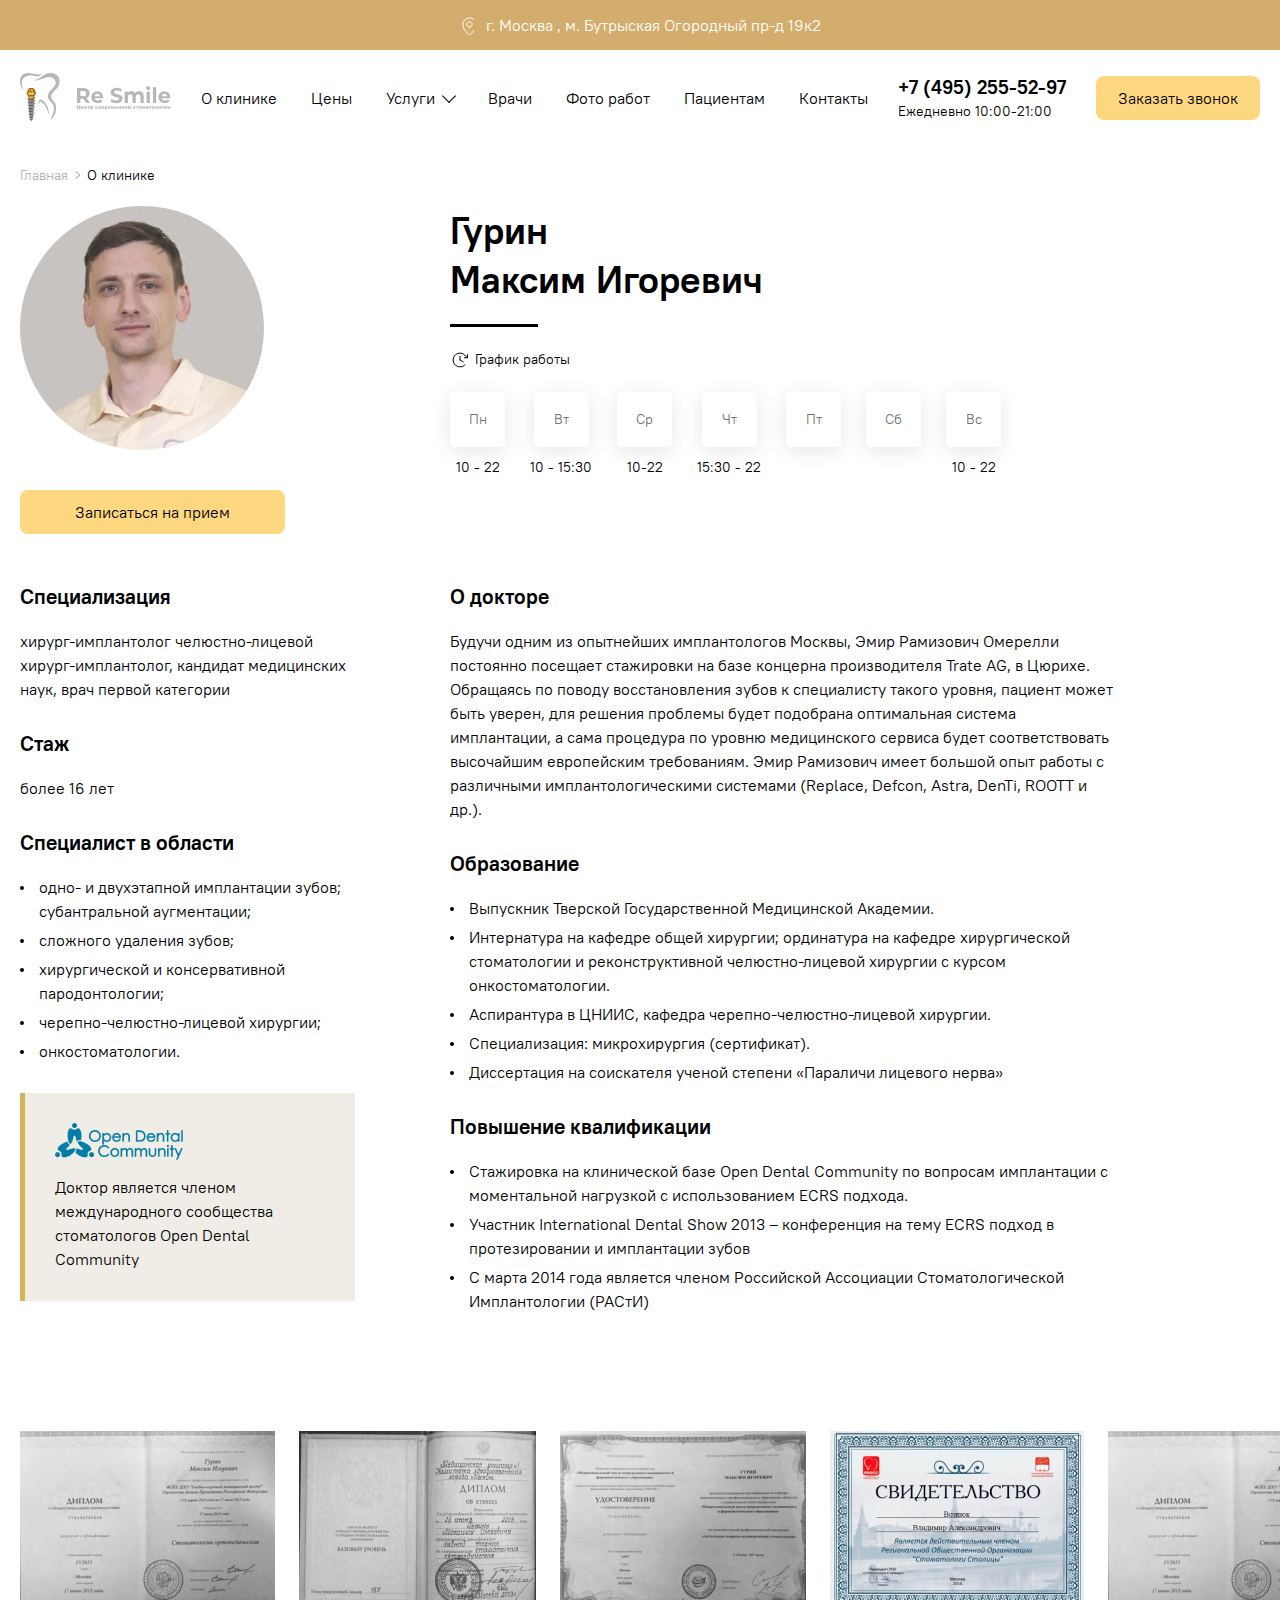
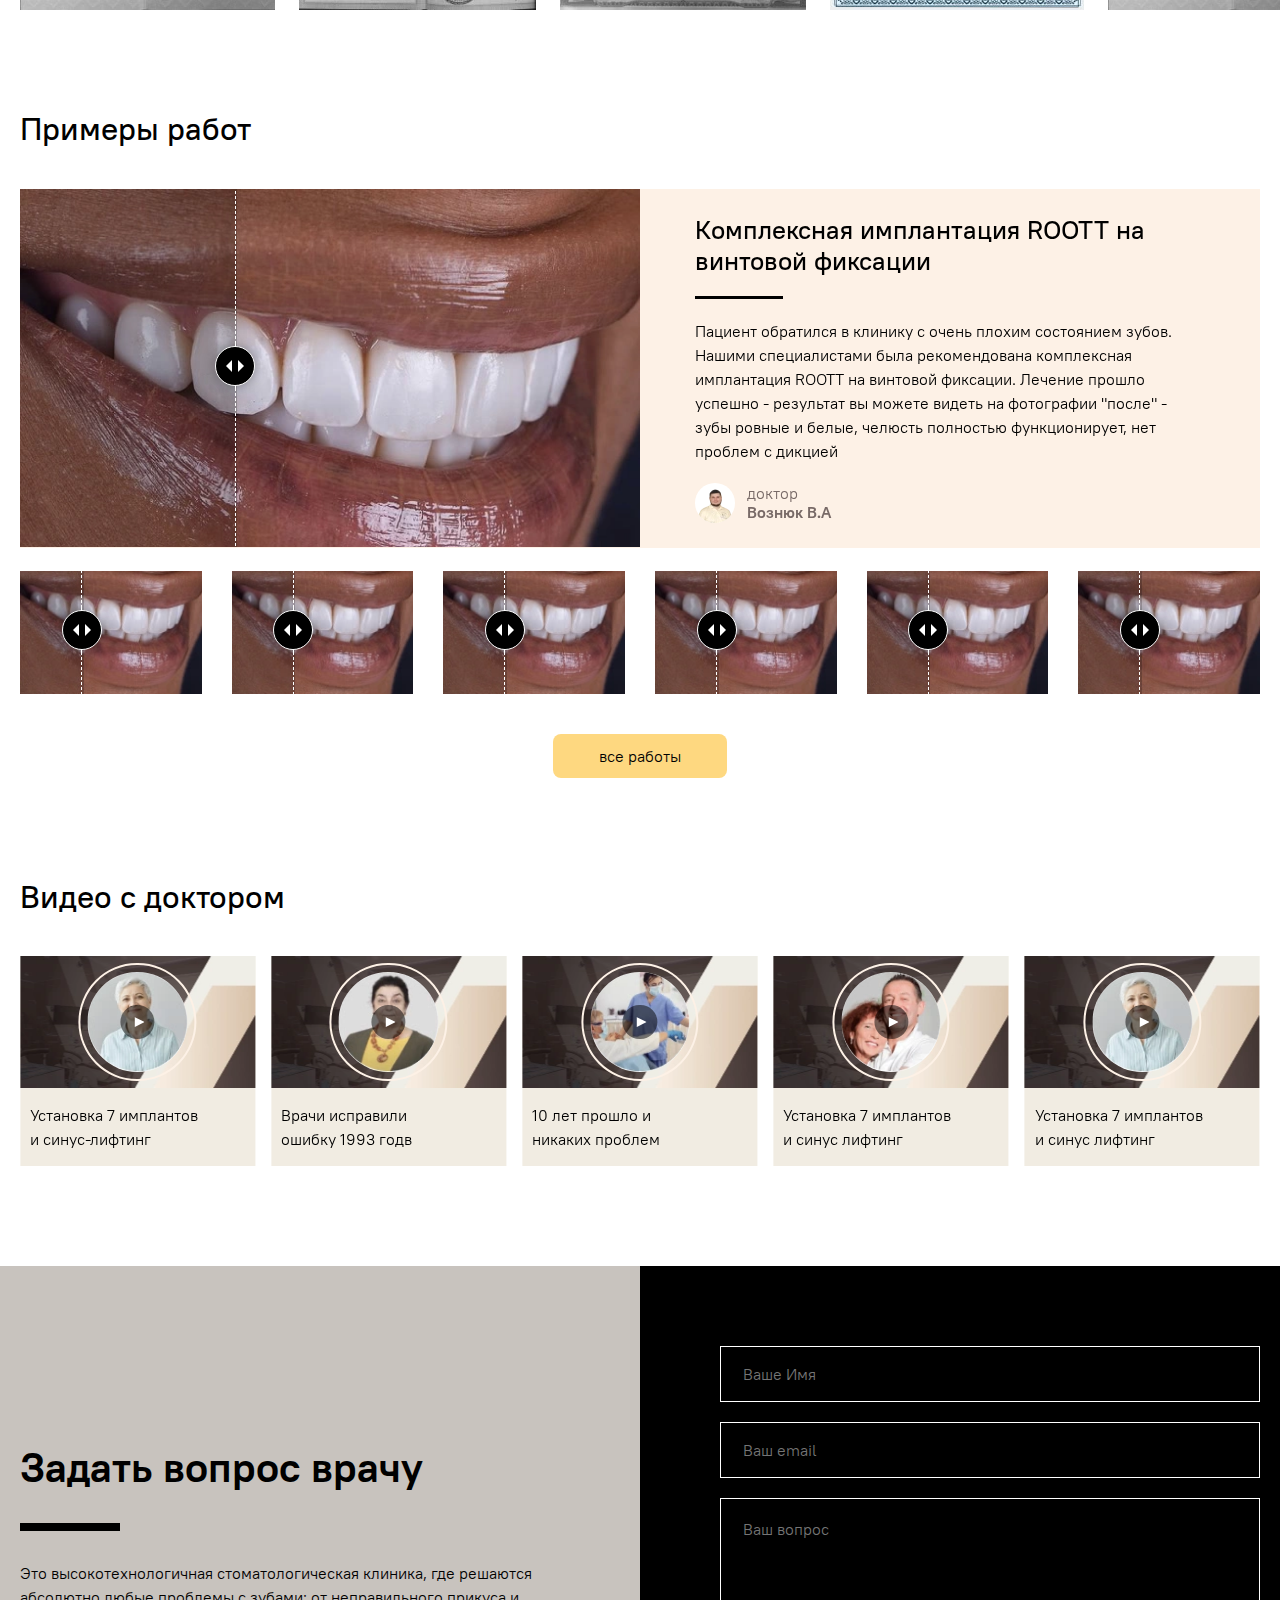
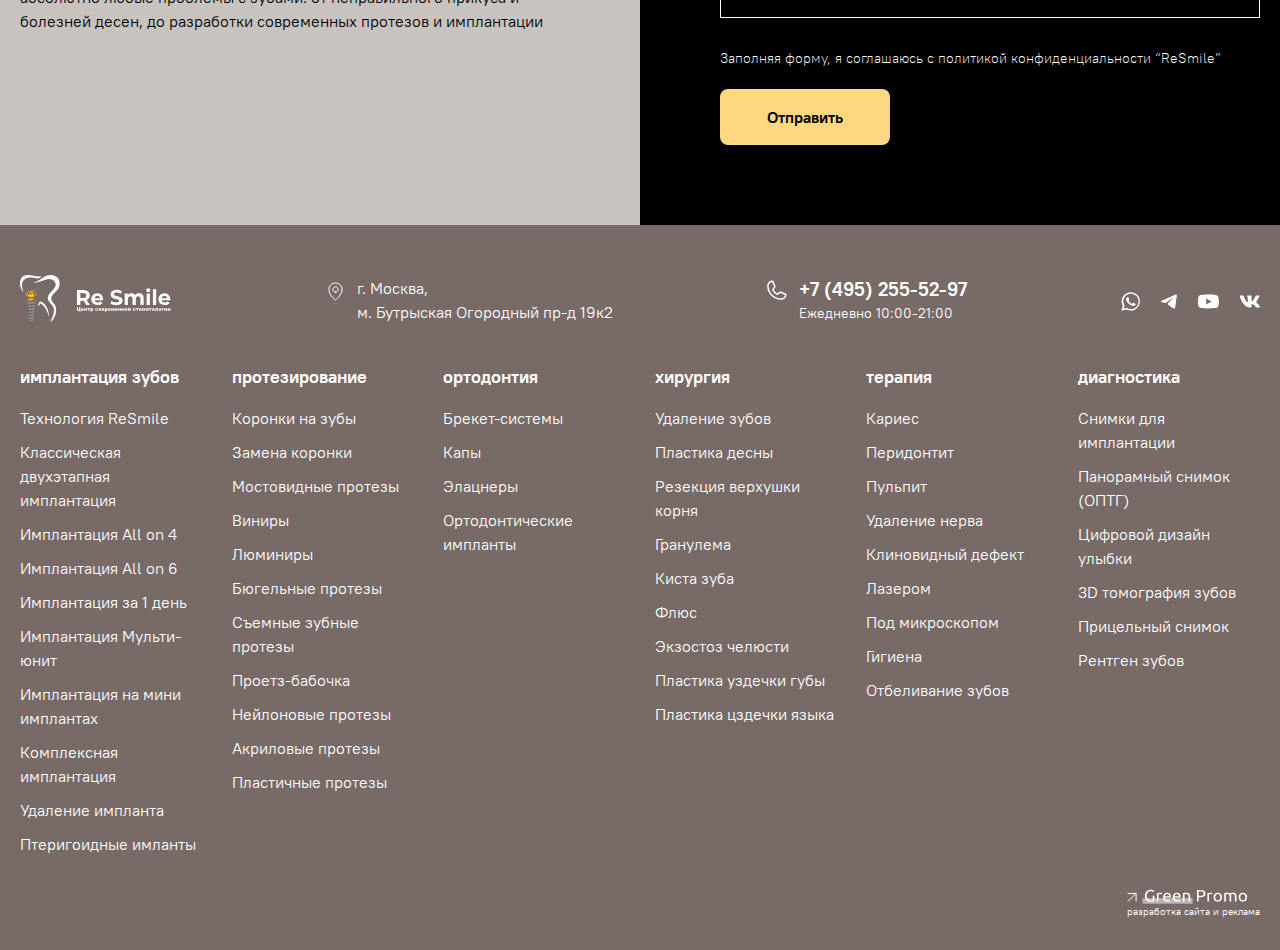
<file: doctor.html>
<!DOCTYPE html>
<html lang="ru">
  <head>
    <meta charset="utf-8">
    <meta name="viewport" content="width=device-width, initial-scale=1, shrink-to-fit=no">
    <meta name="format-detection" content="telephone=no">
    <title>Доктор</title>
    <meta name="description" content="Описание страницы врача">
    <meta name="keywords" content="Ключи страницы врача">
    <link rel="shortcut icon" href="img/favicon.ico" type="image/x-icon">
    <link rel="stylesheet" href="css/libs/tiny-slider.css">
    <link rel="stylesheet" href="css/libs/fancybox.css">
    <link rel="stylesheet" href="css/libs/twentytwenty.css">
    <link rel="stylesheet" href="css/style.min.css">
  </head>
  <body>
    <div class="top">
      <div class="container">
        <div class="top__item">
          <svg width="15" height="19" viewBox="0 0 15 19" fill="none" xmlns="http://www.w3.org/2000/svg">
            <use xlink:href="#svg-address"></use>
          </svg>г. Москва , м. Бутрыская Огородный пр-д 19к2
        </div>
      </div>
    </div>
    <header class="header">
      <div class="container header__cols"><a class="header__col logo _logo" href="index.html"><span class="logo__icon">
            <svg width="40" height="49" viewBox="0 0 40 49" fill="none" xmlns="http://www.w3.org/2000/svg" xmlns:xlink="http://www.w3.org/1999/xlink">
              <use xlink:href="#svg-logo"></use>
            </svg>
            <picture>
              <source type="image/webp" srcset="img/logo@2x.webp 2x, img/logo.webp 2x">
              <source type="image/png" srcset="img/logo@2x.png 2x, img/logo.png 2x"><img class="logo__img" src="img/logo.png" alt="" width="12" height="35">
            </picture></span>
          <svg class="logo__text" width="95" height="24" viewBox="0 0 95 24" fill="none" xmlns="http://www.w3.org/2000/svg">
            <use xlink:href="#svg-logo-text"></use>
          </svg></a>
        <div class="header__col header__mobile"><a class="header__mobile-phone" href="tel:+74952555297">
            <svg width="20" height="20" viewBox="0 0 20 20" fill="none" xmlns="http://www.w3.org/2000/svg">
              <use xlink:href="#svg-phone"></use>
            </svg></a>
          <button class="button header__mobile-button _yellow" type="button" data-fancybox data-src="#modal-order">Записаться</button>
          <button class="header__mobile-burger" type="button"><span></span><span></span><span></span></button>
        </div>
        <nav class="header__col nav _nav">
          <!-- Класс _active у активного li-->
          <ul>
            <li><a href="about.html">О клинике</a></li>
            <li><a href="price.html">Цены</a></li>
            <li class="_parent"><a href="#nav-services">Услуги</a></li>
            <li><a href="doctors.html">Врачи</a></li>
            <li><a href="projects.html">Фото работ</a></li>
            <li><a href="articles.html">Пациентам</a></li>
            <li><a href="contacts.html">Контакты</a></li>
          </ul>
        </nav>
        <div class="header__col header__contacts _contacts"><a class="header__phone" href="tel:+74952555297">+7 (495) 255-52-97</a>
          <div class="header__schedule">Ежедневно 10:00-21:00</div>
        </div>
        <div class="header__col _callback">
          <button class="header__callback button _yellow" type="button" data-fancybox data-src="#modal-order">Заказать звонок</button>
        </div>
      </div>
      <div class="nav-slide" id="nav-services">
        <div class="container">
          <!-- Класс _active у активного li-->
          <ul class="nav-slide__list">
            <li class="_parent"><a href="service.html">Имплантация зубов</a>
              <ul>
                <li>
                  <ul>
                    <li><a href="service.html">Базальная имплантация</a></li>
                    <li><a href="service.html">Имплантация с немедленной нагрузкой</a></li>
                    <li><a href="service.html">Экспресс-имплантация</a></li>
                    <li><a href="service.html">Зубные мини импланты</a></li>
                    <li><a href="service.html">Имплантация последнего поколения</a></li>
                    <li><a href="service.html">Безоперационная имплантацяи</a></li>
                    <li><a href="service.html">Дентальная имплантация</a></li>
                    <li><a href="service.html">Балочные протезы</a></li>
                  </ul>
                </li>
                <li>
                  <ul class="_strong">
                    <li><a href="service.html">Классическая двухэтапная имплантация</a></li>
                    <li><a href="service.html">Имплантация зубов all-on-4</a></li>
                    <li><a href="service.html">Имплантация зубов All-on-6</a></li>
                  </ul>
                </li>
                <li>
                  <ul>
                    <li><a href="service.html">Трансгингивальная имплантация</a></li>
                    <li><a href="service.html">Комбинированная имплантация</a></li>
                    <li><a href="service.html">Имплантация Мульти-юнит</a></li>
                  </ul>
                </li>
                <li>
                  <ul>
                    <li><a href="service.html">Имплантация под ключ</a></li>
                    <li><a href="service.html">Подготовка к имплантации</a></li>
                    <li><a href="service.html">Компрессионные импланты</a></li>
                  </ul>
                </li>
                <li>
                  <ul class="_strong">
                    <li><a href="service.html">Синус-лифтинг</a></li>
                  </ul>
                </li>
                <li>
                  <ul>
                    <li><a href="service.html">Имплантация 1 зуба</a></li>
                    <li><a href="service.html">Имплантация 2 зубов</a></li>
                    <li><a href="service.html">Имплантация 3 зубов</a></li>
                  </ul>
                </li>
                <li>
                  <ul>
                    <li><a href="service.html">Имплантация нижних зубов</a></li>
                    <li><a href="service.html">Имплантация передних зубов</a></li>
                    <li><a href="service.html">Имплантация при полном отсутствии зубов</a></li>
                    <li><a href="service.html">Имплантация верхних зубов</a></li>
                    <li><a href="service.html">Имплантация жевательных зубов</a></li>
                  </ul>
                </li>
                <li>
                  <ul>
                    <li><a href="service.html">Имплантация при пародонтозе</a></li>
                    <li><a href="service.html">Имплантация при отсутствии костной ткани</a></li>
                    <li><a href="service.html">Имплантация при неправильном прикусе</a></li>
                  </ul>
                </li>
                <li>
                  <ul>
                    <li><a href="service.html">Скуловая имплантация</a></li>
                  </ul>
                </li>
              </ul>
            </li>
            <li><a href="service.html">Протезирование зубов</a></li>
            <li><a href="service.html">Хирургия</a></li>
            <li><a href="service.html">Ортодонтия</a></li>
            <li><a href="service.html">Диагностика</a></li>
            <li><a href="service.html">Терапия</a></li>
          </ul>
        </div>
      </div>
      <div class="nav-slide__overlay"></div>
      <div class="nav-mobile _main">
        <button class="nav-mobile__close" type="button"></button>
        <div class="container nav-mobile__content">
          <!--Класс _active у активного li-->
          <ul class="nav-mobile__list">
            <li><a href="about.html">О клинике</a></li>
            <li><a href="price.html">Цены</a></li>
            <li class="_parent"><a href="service.html">Услуги</a><span></span>
              <ul>
                <li class="_parent"><a href="service.html">Имплантация зубов</a><span data-src="#nav-mobile-service-1"></span></li>
                <li class="_parent"><a href="service.html">Протезирование</a><span data-src="#nav-mobile-service-2"></span></li>
                <li class="_parent"><a href="service.html">Ортодонтия</a><span data-src="#nav-mobile-service-3"></span></li>
                <li class="_parent"><a href="service.html">Хирургия</a><span data-src="#nav-mobile-service-4"></span></li>
                <li class="_parent"><a href="service.html">Терапия</a><span data-src="#nav-mobile-service-5"></span></li>
                <li class="_parent"><a href="service.html">Диагностика</a><span data-src="#nav-mobile-service-6"></span></li>
              </ul>
            </li>
            <li><a href="doctors.html">Врачи</a></li>
            <li><a href="projects.html">Фото работ</a></li>
            <li><a href="articles.html">Пациентам</a></li>
            <li><a href="contacts.html">Контакты</a></li>
          </ul>
          <div class="nav-mobile__contacts"><a class="nav-mobile__phone" href="tel:+74952555297">+7 (495) 255-52-97</a>
            <div class="nav-mobile__item nav-mobile__schedule">
              <svg width="20" height="20" viewBox="0 0 20 20" fill="none" xmlns="http://www.w3.org/2000/svg">
                <use xlink:href="#svg-schedule"></use>
              </svg>Ежедневно 10:00-21:00
            </div>
            <div class="nav-mobile__item">
              <svg width="21" height="21" viewBox="0 0 21 21" fill="none" xmlns="http://www.w3.org/2000/svg">
                <use xlink:href="#svg-address"></use>
              </svg>г. Москва , м. Бутрыская Огородный пр-д 19к2
            </div>
          </div>
        </div>
      </div>
      <div class="nav-mobile" id="nav-mobile-service-1">
        <button class="nav-mobile__close _back" type="button">
          <svg width="24" height="25" viewBox="0 0 24 25" fill="none" xmlns="http://www.w3.org/2000/svg">
            <use xlink:href="#svg-back"></use>
          </svg>
        </button>
        <div class="container nav-mobile__content">
          <div class="nav-mobile__title">Имплантация зубов</div>
          <ul class="nav-mobile__list _sub">
            <li><a href="service.html">Технология ReSmile</a></li>
            <li><a href="service.html">Классическая двухэтапная имплантация</a></li>
            <li><a href="service.html">Имплантация All on 4</a></li>
            <li><a href="service.html">Имплантация All on 6</a></li>
            <li><a href="service.html">Имплантация за 1 день</a></li>
            <li><a href="service.html">Имплантация Мульти-юнит</a></li>
            <li><a href="service.html">Имплантация на мини имплантах</a></li>
            <li><a href="service.html">Комплексная имплантация</a></li>
            <li><a href="service.html">Удаление импланта</a></li>
            <li><a href="service.html">Птеригоидные имланты</a></li>
          </ul>
        </div>
      </div>
      <div class="nav-mobile" id="nav-mobile-service-2">
        <button class="nav-mobile__close _back" type="button">
          <svg width="24" height="25" viewBox="0 0 24 25" fill="none" xmlns="http://www.w3.org/2000/svg">
            <use xlink:href="#svg-back"></use>
          </svg>
        </button>
        <div class="container nav-mobile__content">
          <div class="nav-mobile__title">Протезирование</div>
          <ul class="nav-mobile__list _sub">
            <li><a href="service.html">Подкатегория протезирования</a></li>
          </ul>
        </div>
      </div>
      <div class="nav-mobile" id="nav-mobile-service-3">
        <button class="nav-mobile__close _back" type="button">
          <svg width="24" height="25" viewBox="0 0 24 25" fill="none" xmlns="http://www.w3.org/2000/svg">
            <use xlink:href="#svg-back"></use>
          </svg>
        </button>
        <div class="container nav-mobile__content">
          <div class="nav-mobile__title">Ортодонтия</div>
          <ul class="nav-mobile__list _sub">
            <li><a href="service.html">Подкатегория ортодонтии</a></li>
          </ul>
        </div>
      </div>
      <div class="nav-mobile" id="nav-mobile-service-4">
        <button class="nav-mobile__close _back" type="button">
          <svg width="24" height="25" viewBox="0 0 24 25" fill="none" xmlns="http://www.w3.org/2000/svg">
            <use xlink:href="#svg-back"></use>
          </svg>
        </button>
        <div class="container nav-mobile__content">
          <div class="nav-mobile__title">Хирургия</div>
          <ul class="nav-mobile__list _sub">
            <li><a href="service.html">Подкатегория хирургии</a></li>
          </ul>
        </div>
      </div>
      <div class="nav-mobile" id="nav-mobile-service-5">
        <button class="nav-mobile__close _back" type="button">
          <svg width="24" height="25" viewBox="0 0 24 25" fill="none" xmlns="http://www.w3.org/2000/svg">
            <use xlink:href="#svg-back"></use>
          </svg>
        </button>
        <div class="container nav-mobile__content">
          <div class="nav-mobile__title">Терапия</div>
          <ul class="nav-mobile__list _sub">
            <li><a href="service.html">Подкатегория терапии</a></li>
          </ul>
        </div>
      </div>
      <div class="nav-mobile" id="nav-mobile-service-6">
        <button class="nav-mobile__close _back" type="button">
          <svg width="24" height="25" viewBox="0 0 24 25" fill="none" xmlns="http://www.w3.org/2000/svg">
            <use xlink:href="#svg-back"></use>
          </svg>
        </button>
        <div class="container nav-mobile__content">
          <div class="nav-mobile__title">Диагностика</div>
          <ul class="nav-mobile__list _sub">
            <li><a href="service.html">Подкатегория диагностики</a></li>
          </ul>
        </div>
      </div>
    </header>
    <main class="main _inner">
      <div class="breadcrumbs">
        <div class="container">
          <ul class="breadcrumbs__list">
            <li>Главная</li>
            <li><a href="#">О клинике</a></li>
          </ul>
        </div>
      </div>
      <section class="section doctor-page _pt0">
        <div class="container">
          <div class="doctor-page__cols">
            <div class="doctor-page__col _left">
              <picture class="doctor-page__avatar">
                <source type="image/webp" srcset="img/tmp/doctor-page-avatar@2x.webp 2x, img/tmp/doctor-page-avatar.webp 1x">
                <source type="image/jpeg" srcset="img/tmp/doctor-page-avatar@2x.jpg 2x, img/tmp/doctor-page-avatar.jpg 1x"><img src="img/tmp/doctor-page-avatar.jpg" alt="" width="244" height="244">
              </picture>
              <div class="doctor-page__button _hm">
                <button class="button _yellow" type="button" data-src="#modal-order" data-fancybox>Записаться на прием</button>
              </div>
            </div>
            <div class="doctor-page__col _right">
              <h1 class="section__title doctor-page__title border-bottom">Гурин <br>Максим Игоревич</h1>
              <div class="doctor-page__button _vm">
                <button class="button _yellow" type="button" data-src="#modal-order" data-fancybox>Записаться на прием</button>
              </div>
              <div class="doctor-page__schedule">
                <div class="doctor-page__schedule-title">
                  <svg width="20" height="20" viewBox="0 0 20 20" xmlns="http://www.w3.org/2000/svg">
                    <use xlink:href="#svg-schedule"></use>
                  </svg>График работы
                </div>
                <div class="doctor-page__schedule-items">
                  <div class="doctor-page__schedule-item">
                    <div class="doctor-page__schedule-day">Пн</div>
                    <div class="doctor-page__schedule-time">10 - 22</div>
                  </div>
                  <div class="doctor-page__schedule-item">
                    <div class="doctor-page__schedule-day">Вт</div>
                    <div class="doctor-page__schedule-time">10 - 15:30</div>
                  </div>
                  <div class="doctor-page__schedule-item">
                    <div class="doctor-page__schedule-day">Ср</div>
                    <div class="doctor-page__schedule-time">10-22</div>
                  </div>
                  <div class="doctor-page__schedule-item">
                    <div class="doctor-page__schedule-day">Чт</div>
                    <div class="doctor-page__schedule-time">15:30 - 22</div>
                  </div>
                  <div class="doctor-page__schedule-item">
                    <div class="doctor-page__schedule-day">Пт</div>
                  </div>
                  <div class="doctor-page__schedule-item">
                    <div class="doctor-page__schedule-day">Сб</div>
                  </div>
                  <div class="doctor-page__schedule-item">
                    <div class="doctor-page__schedule-day">Вс</div>
                    <div class="doctor-page__schedule-time">10 - 22</div>
                  </div>
                </div>
              </div>
            </div>
          </div>
        </div>
      </section>
      <section class="doctor-page">
        <div class="container">
          <div class="doctor-page__cols">
            <div class="doctor-page__col _left">
              <div class="doctor-page__text-block">
                <h2>Специализация</h2>
                <p>хирург-имплантолог челюстно-лицевой хирург-имплантолог, кандидат медицинских наук, врач первой категории</p>
              </div>
              <div class="doctor-page__text-block">
                <h2>Стаж</h2>
                <p>более 16 лет</p>
              </div>
              <div class="doctor-page__text-block">
                <h2>Специалист в области</h2>
                <ul class="list">
                  <li>одно- и двухэтапной имплантации зубов; субантральной аугментации;</li>
                  <li>сложного удаления зубов;</li>
                  <li>хирургической и консервативной пародонтологии;</li>
                  <li>черепно-челюстно-лицевой хирургии;</li>
                  <li>онкостоматологии.</li>
                </ul>
              </div>
              <div class="doctor-page__community">
                <picture class="doctor-page__community-picture">
                  <source type="image/webp" srcset="img/tmp/community@2x.webp 2x, img/tmp/community.webp 1x">
                  <source type="image/jpeg" srcset="img/tmp/community@2x.jpg 2x, img/tmp/community.jpg 1x"><img src="img/tmp/community.jpg" alt="" width="128" height="37">
                </picture>Доктор является членом международного сообщества стоматологов Open Dental Community
              </div>
            </div>
            <div class="doctor-page__col _right">
              <div class="doctor-page__text-block">
                <h2>О докторе</h2>
                <p>Будучи одним из опытнейших имплантологов Москвы, Эмир Рамизович Омерелли постоянно посещает стажировки на базе концерна производителя Trate AG, в Цюрихе. Обращаясь по поводу восстановления зубов к специалисту такого уровня, пациент может быть уверен, для решения проблемы будет подобрана оптимальная система имплантации, а сама процедура по уровню медицинского сервиса будет соответствовать высочайшим европейским требованиям. Эмир Рамизович имеет большой опыт работы с различными имплантологическими системами (Replace, Defcon, Astra, DenTi, ROOTT и др.).</p>
              </div>
              <div class="doctor-page__text-block">
                <h2>Образование</h2>
                <ul class="list">
                  <li>Выпускник Тверской Государственной Медицинской Академии.</li>
                  <li>Интернатура на кафедре общей хирургии; ординатура на кафедре хирургической стоматологии и реконструктивной челюстно-лицевой хирургии с курсом онкостоматологии.</li>
                  <li>Аспирантура в ЦНИИС, кафедра черепно-челюстно-лицевой хирургии.</li>
                  <li>Специализация: микрохирургия (сертификат).</li>
                  <li>Диссертация на соискателя ученой степени «Параличи лицевого нерва»</li>
                </ul>
              </div>
              <div class="doctor-page__text-block">
                <h2>Повышение квалификации</h2>
                <ul class="list">
                  <li>Стажировка на клинической базе Open Dental Community по вопросам имплантации с моментальной нагрузкой с использованием ECRS подхода.</li>
                  <li>Участник International Dental Show 2013 – конференция на тему ECRS подход в протезировании и имплантации зубов</li>
                  <li>С марта 2014 года является членом Российской Ассоциации Стоматологической Имплантологии (РАСтИ)</li>
                </ul>
              </div>
            </div>
          </div>
        </div>
      </section>
      <section class="section doctor-license _big-padding">
        <div class="container">
          <div class="doctor-license__init">
            <div class="doctor-license__slide"><a href="img/tmp/doctor-license-1@2x.jpg" data-fancybox="license">
                <picture>
                  <source type="image/jpeg" srcset="img/tmp/doctor-license-1@2x.jpg 2x, img/tmp/doctor-license-1.jpg 1x"><img class="doctor-license__img" src="img/tmp/doctor-license-1.jpg" alt="" width="255" height="179">
                </picture></a></div>
            <div class="doctor-license__slide"><a href="img/tmp/doctor-license-2@2x.jpg" data-fancybox="license">
                <picture>
                  <source type="image/jpeg" srcset="img/tmp/doctor-license-2@2x.jpg 2x, img/tmp/doctor-license-2.jpg 1x"><img class="doctor-license__img" src="img/tmp/doctor-license-2.jpg" alt="" width="255" height="179">
                </picture></a></div>
            <div class="doctor-license__slide"><a href="img/tmp/doctor-license-3@2x.jpg" data-fancybox="license">
                <picture>
                  <source type="image/jpeg" srcset="img/tmp/doctor-license-3@2x.jpg 2x, img/tmp/doctor-license-3.jpg 1x"><img class="doctor-license__img" src="img/tmp/doctor-license-3.jpg" alt="" width="255" height="179">
                </picture></a></div>
            <div class="doctor-license__slide"><a href="img/tmp/doctor-license-4@2x.jpg" data-fancybox="license">
                <picture>
                  <source type="image/jpeg" srcset="img/tmp/doctor-license-4@2x.jpg 2x, img/tmp/doctor-license-4.jpg 1x"><img class="doctor-license__img" src="img/tmp/doctor-license-4.jpg" alt="" width="255" height="179">
                </picture></a></div>
            <div class="doctor-license__slide"><a href="img/tmp/doctor-license-1@2x.jpg" data-fancybox="license">
                <picture>
                  <source type="image/jpeg" srcset="img/tmp/doctor-license-1@2x.jpg 2x, img/tmp/doctor-license-1.jpg 1x"><img class="doctor-license__img" src="img/tmp/doctor-license-1.jpg" alt="" width="255" height="179">
                </picture></a></div>
            <div class="doctor-license__slide"><a href="img/tmp/doctor-license-2@2x.jpg" data-fancybox="license">
                <picture>
                  <source type="image/jpeg" srcset="img/tmp/doctor-license-2@2x.jpg 2x, img/tmp/doctor-license-2.jpg 1x"><img class="doctor-license__img" src="img/tmp/doctor-license-2.jpg" alt="" width="255" height="179">
                </picture></a></div>
            <div class="doctor-license__slide"><a href="img/tmp/doctor-license-3@2x.jpg" data-fancybox="license">
                <picture>
                  <source type="image/jpeg" srcset="img/tmp/doctor-license-3@2x.jpg 2x, img/tmp/doctor-license-3.jpg 1x"><img class="doctor-license__img" src="img/tmp/doctor-license-3.jpg" alt="" width="255" height="179">
                </picture></a></div>
            <div class="doctor-license__slide"><a href="img/tmp/doctor-license-4@2x.jpg" data-fancybox="license">
                <picture>
                  <source type="image/jpeg" srcset="img/tmp/doctor-license-4@2x.jpg 2x, img/tmp/doctor-license-4.jpg 1x"><img class="doctor-license__img" src="img/tmp/doctor-license-4.jpg" alt="" width="255" height="179">
                </picture></a></div>
          </div>
        </div>
      </section>
      <section class="section works-carousel _pt0 _pb0">
        <div class="container">
          <h2 class="section__subtitle">Примеры работ</h2>
          <div class="works-carousel__init">
            <div class="work-carousel__slide">
              <div class="work">
                <div class="work__col">
                  <div class="shtorka">
                    <picture class="shtorka__img _before">
                      <source type="image/webp" srcset="img/tmp/work-before@2x.webp 2x, img/tmp/work-before.webp 1x">
                      <source type="image/jpeg" srcset="img/tmp/work-before@2x.jpg 2x, img/tmp/work-before.jpg 1x"><img src="img/tmp/work-before.jpg" alt="" width="634" height="366">
                    </picture>
                    <picture class="shtorka__img _after">
                      <source type="image/webp" srcset="img/tmp/work@2x.webp 2x, img/tmp/work.webp 1x">
                      <source type="image/jpeg" srcset="img/tmp/work@2x.jpg 2x, img/tmp/work.jpg 1x"><img src="img/tmp/work.jpg" alt="" width="634" height="366">
                    </picture>
                  </div>
                </div>
                <div class="work__col work__content"><a class="work__title border-bottom" href="project.html">Комплексная имплантация ROOTT на винтовой фиксации</a>
                  <div class="work__text">Пациент обратился в клинику с очень плохим состоянием зубов. Нашими специалистами была рекомендована комплексная имплантация ROOTT на винтовой фиксации. Лечение прошло успешно - результат вы можете видеть на фотографии "после" - зубы ровные и белые, челюсть полностью функционирует, нет проблем с дикцией</div><a class="work__doctor" href="doctor.html">
                    <picture>
                      <source type="image/webp" srcset="img/tmp/doctor-small@2x.webp 2x, img/tmp/doctor-small.webp 1x">
                      <source type="image/png" srcset="img/tmp/doctor-small@2x.png 2x, img/tmp/doctor-small.png 1x"><img class="work__doctor-img" src="img/tmp/doctor-small.png" alt="" width="40" height="40">
                    </picture>
                    <div class="work__doctor-content">
                      <div class="work__doctor-position">доктор</div>
                      <div class="work__doctor-title">Вознюк В.A</div>
                    </div></a>
                </div>
              </div>
            </div>
            <div class="work-carousel__slide">
              <div class="work">
                <div class="work__col">
                  <div class="shtorka">
                    <picture class="shtorka__img _before">
                      <source type="image/webp" srcset="img/tmp/work-before@2x.webp 2x, img/tmp/work-before.webp 1x">
                      <source type="image/jpeg" srcset="img/tmp/work-before@2x.jpg 2x, img/tmp/work-before.jpg 1x"><img src="img/tmp/work-before.jpg" alt="" width="634" height="366">
                    </picture>
                    <picture class="shtorka__img _after">
                      <source type="image/webp" srcset="img/tmp/work@2x.webp 2x, img/tmp/work.webp 1x">
                      <source type="image/jpeg" srcset="img/tmp/work@2x.jpg 2x, img/tmp/work.jpg 1x"><img src="img/tmp/work.jpg" alt="" width="634" height="366">
                    </picture>
                  </div>
                </div>
                <div class="work__col work__content"><a class="work__title border-bottom" href="project.html">Комплексная имплантация ROOTT на винтовой фиксации</a>
                  <div class="work__text">Пациент обратился в клинику с очень плохим состоянием зубов. Нашими специалистами была рекомендована комплексная имплантация ROOTT на винтовой фиксации. Лечение прошло успешно - результат вы можете видеть на фотографии "после" - зубы ровные и белые, челюсть полностью функционирует, нет проблем с дикцией</div><a class="work__doctor" href="doctor.html">
                    <picture>
                      <source type="image/webp" srcset="img/tmp/doctor-small@2x.webp 2x, img/tmp/doctor-small.webp 1x">
                      <source type="image/png" srcset="img/tmp/doctor-small@2x.png 2x, img/tmp/doctor-small.png 1x"><img class="work__doctor-img" src="img/tmp/doctor-small.png" alt="" width="40" height="40">
                    </picture>
                    <div class="work__doctor-content">
                      <div class="work__doctor-position">доктор</div>
                      <div class="work__doctor-title">Вознюк В.A</div>
                    </div></a>
                </div>
              </div>
            </div>
            <div class="work-carousel__slide">
              <div class="work">
                <div class="work__col">
                  <div class="shtorka">
                    <picture class="shtorka__img _before">
                      <source type="image/webp" srcset="img/tmp/work-before@2x.webp 2x, img/tmp/work-before.webp 1x">
                      <source type="image/jpeg" srcset="img/tmp/work-before@2x.jpg 2x, img/tmp/work-before.jpg 1x"><img src="img/tmp/work-before.jpg" alt="" width="634" height="366">
                    </picture>
                    <picture class="shtorka__img _after">
                      <source type="image/webp" srcset="img/tmp/work@2x.webp 2x, img/tmp/work.webp 1x">
                      <source type="image/jpeg" srcset="img/tmp/work@2x.jpg 2x, img/tmp/work.jpg 1x"><img src="img/tmp/work.jpg" alt="" width="634" height="366">
                    </picture>
                  </div>
                </div>
                <div class="work__col work__content"><a class="work__title border-bottom" href="project.html">Комплексная имплантация ROOTT на винтовой фиксации</a>
                  <div class="work__text">Пациент обратился в клинику с очень плохим состоянием зубов. Нашими специалистами была рекомендована комплексная имплантация ROOTT на винтовой фиксации. Лечение прошло успешно - результат вы можете видеть на фотографии "после" - зубы ровные и белые, челюсть полностью функционирует, нет проблем с дикцией</div><a class="work__doctor" href="doctor.html">
                    <picture>
                      <source type="image/webp" srcset="img/tmp/doctor-small@2x.webp 2x, img/tmp/doctor-small.webp 1x">
                      <source type="image/png" srcset="img/tmp/doctor-small@2x.png 2x, img/tmp/doctor-small.png 1x"><img class="work__doctor-img" src="img/tmp/doctor-small.png" alt="" width="40" height="40">
                    </picture>
                    <div class="work__doctor-content">
                      <div class="work__doctor-position">доктор</div>
                      <div class="work__doctor-title">Вознюк В.A</div>
                    </div></a>
                </div>
              </div>
            </div>
            <div class="work-carousel__slide">
              <div class="work">
                <div class="work__col">
                  <div class="shtorka">
                    <picture class="shtorka__img _before">
                      <source type="image/webp" srcset="img/tmp/work-before@2x.webp 2x, img/tmp/work-before.webp 1x">
                      <source type="image/jpeg" srcset="img/tmp/work-before@2x.jpg 2x, img/tmp/work-before.jpg 1x"><img src="img/tmp/work-before.jpg" alt="" width="634" height="366">
                    </picture>
                    <picture class="shtorka__img _after">
                      <source type="image/webp" srcset="img/tmp/work@2x.webp 2x, img/tmp/work.webp 1x">
                      <source type="image/jpeg" srcset="img/tmp/work@2x.jpg 2x, img/tmp/work.jpg 1x"><img src="img/tmp/work.jpg" alt="" width="634" height="366">
                    </picture>
                  </div>
                </div>
                <div class="work__col work__content"><a class="work__title border-bottom" href="project.html">Комплексная имплантация ROOTT на винтовой фиксации</a>
                  <div class="work__text">Пациент обратился в клинику с очень плохим состоянием зубов. Нашими специалистами была рекомендована комплексная имплантация ROOTT на винтовой фиксации. Лечение прошло успешно - результат вы можете видеть на фотографии "после" - зубы ровные и белые, челюсть полностью функционирует, нет проблем с дикцией</div><a class="work__doctor" href="doctor.html">
                    <picture>
                      <source type="image/webp" srcset="img/tmp/doctor-small@2x.webp 2x, img/tmp/doctor-small.webp 1x">
                      <source type="image/png" srcset="img/tmp/doctor-small@2x.png 2x, img/tmp/doctor-small.png 1x"><img class="work__doctor-img" src="img/tmp/doctor-small.png" alt="" width="40" height="40">
                    </picture>
                    <div class="work__doctor-content">
                      <div class="work__doctor-position">доктор</div>
                      <div class="work__doctor-title">Вознюк В.A</div>
                    </div></a>
                </div>
              </div>
            </div>
            <div class="work-carousel__slide">
              <div class="work">
                <div class="work__col">
                  <div class="shtorka">
                    <picture class="shtorka__img _before">
                      <source type="image/webp" srcset="img/tmp/work-before@2x.webp 2x, img/tmp/work-before.webp 1x">
                      <source type="image/jpeg" srcset="img/tmp/work-before@2x.jpg 2x, img/tmp/work-before.jpg 1x"><img src="img/tmp/work-before.jpg" alt="" width="634" height="366">
                    </picture>
                    <picture class="shtorka__img _after">
                      <source type="image/webp" srcset="img/tmp/work@2x.webp 2x, img/tmp/work.webp 1x">
                      <source type="image/jpeg" srcset="img/tmp/work@2x.jpg 2x, img/tmp/work.jpg 1x"><img src="img/tmp/work.jpg" alt="" width="634" height="366">
                    </picture>
                  </div>
                </div>
                <div class="work__col work__content"><a class="work__title border-bottom" href="project.html">Комплексная имплантация ROOTT на винтовой фиксации</a>
                  <div class="work__text">Пациент обратился в клинику с очень плохим состоянием зубов. Нашими специалистами была рекомендована комплексная имплантация ROOTT на винтовой фиксации. Лечение прошло успешно - результат вы можете видеть на фотографии "после" - зубы ровные и белые, челюсть полностью функционирует, нет проблем с дикцией</div><a class="work__doctor" href="doctor.html">
                    <picture>
                      <source type="image/webp" srcset="img/tmp/doctor-small@2x.webp 2x, img/tmp/doctor-small.webp 1x">
                      <source type="image/png" srcset="img/tmp/doctor-small@2x.png 2x, img/tmp/doctor-small.png 1x"><img class="work__doctor-img" src="img/tmp/doctor-small.png" alt="" width="40" height="40">
                    </picture>
                    <div class="work__doctor-content">
                      <div class="work__doctor-position">доктор</div>
                      <div class="work__doctor-title">Вознюк В.A</div>
                    </div></a>
                </div>
              </div>
            </div>
            <div class="work-carousel__slide">
              <div class="work">
                <div class="work__col">
                  <div class="shtorka">
                    <picture class="shtorka__img _before">
                      <source type="image/webp" srcset="img/tmp/work-before@2x.webp 2x, img/tmp/work-before.webp 1x">
                      <source type="image/jpeg" srcset="img/tmp/work-before@2x.jpg 2x, img/tmp/work-before.jpg 1x"><img src="img/tmp/work-before.jpg" alt="" width="634" height="366">
                    </picture>
                    <picture class="shtorka__img _after">
                      <source type="image/webp" srcset="img/tmp/work@2x.webp 2x, img/tmp/work.webp 1x">
                      <source type="image/jpeg" srcset="img/tmp/work@2x.jpg 2x, img/tmp/work.jpg 1x"><img src="img/tmp/work.jpg" alt="" width="634" height="366">
                    </picture>
                  </div>
                </div>
                <div class="work__col work__content"><a class="work__title border-bottom" href="project.html">Комплексная имплантация ROOTT на винтовой фиксации</a>
                  <div class="work__text">Пациент обратился в клинику с очень плохим состоянием зубов. Нашими специалистами была рекомендована комплексная имплантация ROOTT на винтовой фиксации. Лечение прошло успешно - результат вы можете видеть на фотографии "после" - зубы ровные и белые, челюсть полностью функционирует, нет проблем с дикцией</div><a class="work__doctor" href="doctor.html">
                    <picture>
                      <source type="image/webp" srcset="img/tmp/doctor-small@2x.webp 2x, img/tmp/doctor-small.webp 1x">
                      <source type="image/png" srcset="img/tmp/doctor-small@2x.png 2x, img/tmp/doctor-small.png 1x"><img class="work__doctor-img" src="img/tmp/doctor-small.png" alt="" width="40" height="40">
                    </picture>
                    <div class="work__doctor-content">
                      <div class="work__doctor-position">доктор</div>
                      <div class="work__doctor-title">Вознюк В.A</div>
                    </div></a>
                </div>
              </div>
            </div>
          </div>
          <div class="works-carousel__thumbs">
            <div class="works-carousel__slide">
              <div class="shtorka">
                <picture class="shtorka__img _before">
                  <source type="image/webp" srcset="img/tmp/work-thumb-before@2x.webp 2x, img/tmp/work-thumb-before.webp 1x">
                  <source type="image/jpeg" srcset="img/tmp/work-thumb-before@2x.jpg 2x, img/tmp/work-thumb-before.jpg 1x"><img src="img/tmp/work-thumb-before.jpg" alt="" width="179" height="121">
                </picture>
                <picture class="shtorka__img _after">
                  <source type="image/webp" srcset="img/tmp/work-thumb@2x.webp 2x, img/tmp/work-thumb.webp 1x">
                  <source type="image/jpeg" srcset="img/tmp/work-thumb@2x.jpg 2x, img/tmp/work-thumb.jpg 1x"><img src="img/tmp/work-thumb.jpg" alt="" width="179" height="121">
                </picture>
              </div>
            </div>
            <div class="works-carousel__slide">
              <div class="shtorka">
                <picture class="shtorka__img _before">
                  <source type="image/webp" srcset="img/tmp/work-thumb-before@2x.webp 2x, img/tmp/work-thumb-before.webp 1x">
                  <source type="image/jpeg" srcset="img/tmp/work-thumb-before@2x.jpg 2x, img/tmp/work-thumb-before.jpg 1x"><img src="img/tmp/work-thumb-before.jpg" alt="" width="179" height="121">
                </picture>
                <picture class="shtorka__img _after">
                  <source type="image/webp" srcset="img/tmp/work-thumb@2x.webp 2x, img/tmp/work-thumb.webp 1x">
                  <source type="image/jpeg" srcset="img/tmp/work-thumb@2x.jpg 2x, img/tmp/work-thumb.jpg 1x"><img src="img/tmp/work-thumb.jpg" alt="" width="179" height="121">
                </picture>
              </div>
            </div>
            <div class="works-carousel__slide">
              <div class="shtorka">
                <picture class="shtorka__img _before">
                  <source type="image/webp" srcset="img/tmp/work-thumb-before@2x.webp 2x, img/tmp/work-thumb-before.webp 1x">
                  <source type="image/jpeg" srcset="img/tmp/work-thumb-before@2x.jpg 2x, img/tmp/work-thumb-before.jpg 1x"><img src="img/tmp/work-thumb-before.jpg" alt="" width="179" height="121">
                </picture>
                <picture class="shtorka__img _after">
                  <source type="image/webp" srcset="img/tmp/work-thumb@2x.webp 2x, img/tmp/work-thumb.webp 1x">
                  <source type="image/jpeg" srcset="img/tmp/work-thumb@2x.jpg 2x, img/tmp/work-thumb.jpg 1x"><img src="img/tmp/work-thumb.jpg" alt="" width="179" height="121">
                </picture>
              </div>
            </div>
            <div class="works-carousel__slide">
              <div class="shtorka">
                <picture class="shtorka__img _before">
                  <source type="image/webp" srcset="img/tmp/work-thumb-before@2x.webp 2x, img/tmp/work-thumb-before.webp 1x">
                  <source type="image/jpeg" srcset="img/tmp/work-thumb-before@2x.jpg 2x, img/tmp/work-thumb-before.jpg 1x"><img src="img/tmp/work-thumb-before.jpg" alt="" width="179" height="121">
                </picture>
                <picture class="shtorka__img _after">
                  <source type="image/webp" srcset="img/tmp/work-thumb@2x.webp 2x, img/tmp/work-thumb.webp 1x">
                  <source type="image/jpeg" srcset="img/tmp/work-thumb@2x.jpg 2x, img/tmp/work-thumb.jpg 1x"><img src="img/tmp/work-thumb.jpg" alt="" width="179" height="121">
                </picture>
              </div>
            </div>
            <div class="works-carousel__slide">
              <div class="shtorka">
                <picture class="shtorka__img _before">
                  <source type="image/webp" srcset="img/tmp/work-thumb-before@2x.webp 2x, img/tmp/work-thumb-before.webp 1x">
                  <source type="image/jpeg" srcset="img/tmp/work-thumb-before@2x.jpg 2x, img/tmp/work-thumb-before.jpg 1x"><img src="img/tmp/work-thumb-before.jpg" alt="" width="179" height="121">
                </picture>
                <picture class="shtorka__img _after">
                  <source type="image/webp" srcset="img/tmp/work-thumb@2x.webp 2x, img/tmp/work-thumb.webp 1x">
                  <source type="image/jpeg" srcset="img/tmp/work-thumb@2x.jpg 2x, img/tmp/work-thumb.jpg 1x"><img src="img/tmp/work-thumb.jpg" alt="" width="179" height="121">
                </picture>
              </div>
            </div>
            <div class="works-carousel__slide">
              <div class="shtorka">
                <picture class="shtorka__img _before">
                  <source type="image/webp" srcset="img/tmp/work-thumb-before@2x.webp 2x, img/tmp/work-thumb-before.webp 1x">
                  <source type="image/jpeg" srcset="img/tmp/work-thumb-before@2x.jpg 2x, img/tmp/work-thumb-before.jpg 1x"><img src="img/tmp/work-thumb-before.jpg" alt="" width="179" height="121">
                </picture>
                <picture class="shtorka__img _after">
                  <source type="image/webp" srcset="img/tmp/work-thumb@2x.webp 2x, img/tmp/work-thumb.webp 1x">
                  <source type="image/jpeg" srcset="img/tmp/work-thumb@2x.jpg 2x, img/tmp/work-thumb.jpg 1x"><img src="img/tmp/work-thumb.jpg" alt="" width="179" height="121">
                </picture>
              </div>
            </div>
          </div>
          <div class="works-carousel__dots dots">
            <button class="dots__item" type="button"></button>
            <button class="dots__item" type="button"></button>
            <button class="dots__item" type="button"></button>
            <button class="dots__item" type="button"></button>
            <button class="dots__item" type="button"></button>
            <button class="dots__item" type="button"></button>
          </div>
          <div class="section__more"><a class="button _yellow" href="projects.html">все работы</a></div>
        </div>
      </section>
      <section class="section doctor-video _big-padding">
        <div class="container">
          <h2 class="section__subtitle">Видео с доктором</h2>
          <div class="doctor-video__init">
            <div class="doctor-video__slide">
              <div class="video-reviews _thumb">
                <div class="video-reviews__col _img">
                  <picture>
                    <source type="image/webp" srcset="img/video-reviews-thumb@2x.webp 2x, img/video-reviews-thumb.webp 1x">
                    <source type="image/png" srcset="img/video-reviews-thumb@2x.png 2x, img/video-reviews-thumb.png 1x"><img class="video-reviews__img" src="img/video-reviews-thumb.png" alt="" width="235" height="132">
                  </picture><a class="video-reviews__link" href="https://www.youtube.com/watch?v=iUHQPAlVza8" data-fancybox>
                    <picture>
                      <source type="image/webp" srcset="img/tmp/video-reviews-thumb-1@2x.webp 2x, img/tmp/video-reviews-thumb-1.webp 1x">
                      <source type="image/jpeg" srcset="img/tmp/video-reviews-thumb-1@2x.jpg 2x, img/tmp/video-reviews-thumb-1.jpg 1x"><img class="video-reviews__user" src="img/tmp/video-reviews-thumb-1.jpg" alt="" width="107" height="107">
                    </picture>
                    <div class="video-reviews__play">
                      <svg width="19" height="19" viewBox="0 0 19 19" fill="none" xmlns="http://www.w3.org/2000/svg">
                        <use xlink:href="#svg-play"></use>
                      </svg>
                    </div></a>
                </div>
                <div class="video-reviews__col _content">
                  <div class="video-reviews__title">Установка 7 имплантов и синус-лифтинг</div>
                </div>
              </div>
            </div>
            <div class="doctor-video__slide">
              <div class="video-reviews _thumb">
                <div class="video-reviews__col _img">
                  <picture>
                    <source type="image/webp" srcset="img/video-reviews-thumb@2x.webp 2x, img/video-reviews-thumb.webp 1x">
                    <source type="image/png" srcset="img/video-reviews-thumb@2x.png 2x, img/video-reviews-thumb.png 1x"><img class="video-reviews__img" src="img/video-reviews-thumb.png" alt="" width="235" height="132">
                  </picture><a class="video-reviews__link" href="https://www.youtube.com/watch?v=iUHQPAlVza8" data-fancybox>
                    <picture>
                      <source type="image/webp" srcset="img/tmp/video-reviews-thumb-2@2x.webp 2x, img/tmp/video-reviews-thumb-2.webp 1x">
                      <source type="image/jpeg" srcset="img/tmp/video-reviews-thumb-2@2x.jpg 2x, img/tmp/video-reviews-thumb-2.jpg 1x"><img class="video-reviews__user" src="img/tmp/video-reviews-thumb-2.jpg" alt="" width="107" height="107">
                    </picture>
                    <div class="video-reviews__play">
                      <svg width="19" height="19" viewBox="0 0 19 19" fill="none" xmlns="http://www.w3.org/2000/svg">
                        <use xlink:href="#svg-play"></use>
                      </svg>
                    </div></a>
                </div>
                <div class="video-reviews__col _content">
                  <div class="video-reviews__title">Врачи исправили ошибку 1993 годв</div>
                </div>
              </div>
            </div>
            <div class="doctor-video__slide">
              <div class="video-reviews _thumb">
                <div class="video-reviews__col _img">
                  <picture>
                    <source type="image/webp" srcset="img/video-reviews-thumb@2x.webp 2x, img/video-reviews-thumb.webp 1x">
                    <source type="image/png" srcset="img/video-reviews-thumb@2x.png 2x, img/video-reviews-thumb.png 1x"><img class="video-reviews__img" src="img/video-reviews-thumb.png" alt="" width="235" height="132">
                  </picture><a class="video-reviews__link" href="https://www.youtube.com/watch?v=iUHQPAlVza8" data-fancybox>
                    <picture>
                      <source type="image/webp" srcset="img/tmp/video-reviews-thumb-3@2x.webp 2x, img/tmp/video-reviews-thumb-3.webp 1x">
                      <source type="image/jpeg" srcset="img/tmp/video-reviews-thumb-3@2x.jpg 2x, img/tmp/video-reviews-thumb-3.jpg 1x"><img class="video-reviews__user" src="img/tmp/video-reviews-thumb-3.jpg" alt="" width="107" height="107">
                    </picture>
                    <div class="video-reviews__play">
                      <svg width="19" height="19" viewBox="0 0 19 19" fill="none" xmlns="http://www.w3.org/2000/svg">
                        <use xlink:href="#svg-play"></use>
                      </svg>
                    </div></a>
                </div>
                <div class="video-reviews__col _content">
                  <div class="video-reviews__title">10 лет прошло и никаких проблем</div>
                </div>
              </div>
            </div>
            <div class="doctor-video__slide">
              <div class="video-reviews _thumb">
                <div class="video-reviews__col _img">
                  <picture>
                    <source type="image/webp" srcset="img/video-reviews-thumb@2x.webp 2x, img/video-reviews-thumb.webp 1x">
                    <source type="image/png" srcset="img/video-reviews-thumb@2x.png 2x, img/video-reviews-thumb.png 1x"><img class="video-reviews__img" src="img/video-reviews-thumb.png" alt="" width="235" height="132">
                  </picture><a class="video-reviews__link" href="https://www.youtube.com/watch?v=iUHQPAlVza8" data-fancybox>
                    <picture>
                      <source type="image/webp" srcset="img/tmp/video-reviews-thumb-4@2x.webp 2x, img/tmp/video-reviews-thumb-4.webp 1x">
                      <source type="image/jpeg" srcset="img/tmp/video-reviews-thumb-4@2x.jpg 2x, img/tmp/video-reviews-thumb-4.jpg 1x"><img class="video-reviews__user" src="img/tmp/video-reviews-thumb-4.jpg" alt="" width="107" height="107">
                    </picture>
                    <div class="video-reviews__play">
                      <svg width="19" height="19" viewBox="0 0 19 19" fill="none" xmlns="http://www.w3.org/2000/svg">
                        <use xlink:href="#svg-play"></use>
                      </svg>
                    </div></a>
                </div>
                <div class="video-reviews__col _content">
                  <div class="video-reviews__title">Установка 7 имплантов и синус лифтинг</div>
                </div>
              </div>
            </div>
            <div class="doctor-video__slide">
              <div class="video-reviews _thumb">
                <div class="video-reviews__col _img">
                  <picture>
                    <source type="image/webp" srcset="img/video-reviews-thumb@2x.webp 2x, img/video-reviews-thumb.webp 1x">
                    <source type="image/png" srcset="img/video-reviews-thumb@2x.png 2x, img/video-reviews-thumb.png 1x"><img class="video-reviews__img" src="img/video-reviews-thumb.png" alt="" width="235" height="132">
                  </picture><a class="video-reviews__link" href="https://www.youtube.com/watch?v=iUHQPAlVza8" data-fancybox>
                    <picture>
                      <source type="image/webp" srcset="img/tmp/video-reviews-thumb-1@2x.webp 2x, img/tmp/video-reviews-thumb-1.webp 1x">
                      <source type="image/jpeg" srcset="img/tmp/video-reviews-thumb-1@2x.jpg 2x, img/tmp/video-reviews-thumb-1.jpg 1x"><img class="video-reviews__user" src="img/tmp/video-reviews-thumb-1.jpg" alt="" width="107" height="107">
                    </picture>
                    <div class="video-reviews__play">
                      <svg width="19" height="19" viewBox="0 0 19 19" fill="none" xmlns="http://www.w3.org/2000/svg">
                        <use xlink:href="#svg-play"></use>
                      </svg>
                    </div></a>
                </div>
                <div class="video-reviews__col _content">
                  <div class="video-reviews__title">Установка 7 имплантов и синус лифтинг</div>
                </div>
              </div>
            </div>
            <div class="doctor-video__slide">
              <div class="video-reviews _thumb">
                <div class="video-reviews__col _img">
                  <picture>
                    <source type="image/webp" srcset="img/video-reviews-thumb@2x.webp 2x, img/video-reviews-thumb.webp 1x">
                    <source type="image/png" srcset="img/video-reviews-thumb@2x.png 2x, img/video-reviews-thumb.png 1x"><img class="video-reviews__img" src="img/video-reviews-thumb.png" alt="" width="235" height="132">
                  </picture><a class="video-reviews__link" href="https://www.youtube.com/watch?v=iUHQPAlVza8" data-fancybox>
                    <picture>
                      <source type="image/webp" srcset="img/tmp/video-reviews-thumb-1@2x.webp 2x, img/tmp/video-reviews-thumb-1.webp 1x">
                      <source type="image/jpeg" srcset="img/tmp/video-reviews-thumb-1@2x.jpg 2x, img/tmp/video-reviews-thumb-1.jpg 1x"><img class="video-reviews__user" src="img/tmp/video-reviews-thumb-1.jpg" alt="" width="107" height="107">
                    </picture>
                    <div class="video-reviews__play">
                      <svg width="19" height="19" viewBox="0 0 19 19" fill="none" xmlns="http://www.w3.org/2000/svg">
                        <use xlink:href="#svg-play"></use>
                      </svg>
                    </div></a>
                </div>
                <div class="video-reviews__col _content">
                  <div class="video-reviews__title">Установка 7 имплантов и синус-лифтинг</div>
                </div>
              </div>
            </div>
            <div class="doctor-video__slide">
              <div class="video-reviews _thumb">
                <div class="video-reviews__col _img">
                  <picture>
                    <source type="image/webp" srcset="img/video-reviews-thumb@2x.webp 2x, img/video-reviews-thumb.webp 1x">
                    <source type="image/png" srcset="img/video-reviews-thumb@2x.png 2x, img/video-reviews-thumb.png 1x"><img class="video-reviews__img" src="img/video-reviews-thumb.png" alt="" width="235" height="132">
                  </picture><a class="video-reviews__link" href="https://www.youtube.com/watch?v=iUHQPAlVza8" data-fancybox>
                    <picture>
                      <source type="image/webp" srcset="img/tmp/video-reviews-thumb-2@2x.webp 2x, img/tmp/video-reviews-thumb-2.webp 1x">
                      <source type="image/jpeg" srcset="img/tmp/video-reviews-thumb-2@2x.jpg 2x, img/tmp/video-reviews-thumb-2.jpg 1x"><img class="video-reviews__user" src="img/tmp/video-reviews-thumb-2.jpg" alt="" width="107" height="107">
                    </picture>
                    <div class="video-reviews__play">
                      <svg width="19" height="19" viewBox="0 0 19 19" fill="none" xmlns="http://www.w3.org/2000/svg">
                        <use xlink:href="#svg-play"></use>
                      </svg>
                    </div></a>
                </div>
                <div class="video-reviews__col _content">
                  <div class="video-reviews__title">Врачи исправили ошибку 1993 годв</div>
                </div>
              </div>
            </div>
            <div class="doctor-video__slide">
              <div class="video-reviews _thumb">
                <div class="video-reviews__col _img">
                  <picture>
                    <source type="image/webp" srcset="img/video-reviews-thumb@2x.webp 2x, img/video-reviews-thumb.webp 1x">
                    <source type="image/png" srcset="img/video-reviews-thumb@2x.png 2x, img/video-reviews-thumb.png 1x"><img class="video-reviews__img" src="img/video-reviews-thumb.png" alt="" width="235" height="132">
                  </picture><a class="video-reviews__link" href="https://www.youtube.com/watch?v=iUHQPAlVza8" data-fancybox>
                    <picture>
                      <source type="image/webp" srcset="img/tmp/video-reviews-thumb-3@2x.webp 2x, img/tmp/video-reviews-thumb-3.webp 1x">
                      <source type="image/jpeg" srcset="img/tmp/video-reviews-thumb-3@2x.jpg 2x, img/tmp/video-reviews-thumb-3.jpg 1x"><img class="video-reviews__user" src="img/tmp/video-reviews-thumb-3.jpg" alt="" width="107" height="107">
                    </picture>
                    <div class="video-reviews__play">
                      <svg width="19" height="19" viewBox="0 0 19 19" fill="none" xmlns="http://www.w3.org/2000/svg">
                        <use xlink:href="#svg-play"></use>
                      </svg>
                    </div></a>
                </div>
                <div class="video-reviews__col _content">
                  <div class="video-reviews__title">10 лет прошло и никаких проблем</div>
                </div>
              </div>
            </div>
            <div class="doctor-video__slide">
              <div class="video-reviews _thumb">
                <div class="video-reviews__col _img">
                  <picture>
                    <source type="image/webp" srcset="img/video-reviews-thumb@2x.webp 2x, img/video-reviews-thumb.webp 1x">
                    <source type="image/png" srcset="img/video-reviews-thumb@2x.png 2x, img/video-reviews-thumb.png 1x"><img class="video-reviews__img" src="img/video-reviews-thumb.png" alt="" width="235" height="132">
                  </picture><a class="video-reviews__link" href="https://www.youtube.com/watch?v=iUHQPAlVza8" data-fancybox>
                    <picture>
                      <source type="image/webp" srcset="img/tmp/video-reviews-thumb-4@2x.webp 2x, img/tmp/video-reviews-thumb-4.webp 1x">
                      <source type="image/jpeg" srcset="img/tmp/video-reviews-thumb-4@2x.jpg 2x, img/tmp/video-reviews-thumb-4.jpg 1x"><img class="video-reviews__user" src="img/tmp/video-reviews-thumb-4.jpg" alt="" width="107" height="107">
                    </picture>
                    <div class="video-reviews__play">
                      <svg width="19" height="19" viewBox="0 0 19 19" fill="none" xmlns="http://www.w3.org/2000/svg">
                        <use xlink:href="#svg-play"></use>
                      </svg>
                    </div></a>
                </div>
                <div class="video-reviews__col _content">
                  <div class="video-reviews__title">Установка 7 имплантов и синус лифтинг</div>
                </div>
              </div>
            </div>
            <div class="doctor-video__slide">
              <div class="video-reviews _thumb">
                <div class="video-reviews__col _img">
                  <picture>
                    <source type="image/webp" srcset="img/video-reviews-thumb@2x.webp 2x, img/video-reviews-thumb.webp 1x">
                    <source type="image/png" srcset="img/video-reviews-thumb@2x.png 2x, img/video-reviews-thumb.png 1x"><img class="video-reviews__img" src="img/video-reviews-thumb.png" alt="" width="235" height="132">
                  </picture><a class="video-reviews__link" href="https://www.youtube.com/watch?v=iUHQPAlVza8" data-fancybox>
                    <picture>
                      <source type="image/webp" srcset="img/tmp/video-reviews-thumb-1@2x.webp 2x, img/tmp/video-reviews-thumb-1.webp 1x">
                      <source type="image/jpeg" srcset="img/tmp/video-reviews-thumb-1@2x.jpg 2x, img/tmp/video-reviews-thumb-1.jpg 1x"><img class="video-reviews__user" src="img/tmp/video-reviews-thumb-1.jpg" alt="" width="107" height="107">
                    </picture>
                    <div class="video-reviews__play">
                      <svg width="19" height="19" viewBox="0 0 19 19" fill="none" xmlns="http://www.w3.org/2000/svg">
                        <use xlink:href="#svg-play"></use>
                      </svg>
                    </div></a>
                </div>
                <div class="video-reviews__col _content">
                  <div class="video-reviews__title">Установка 7 имплантов и синус лифтинг</div>
                </div>
              </div>
            </div>
          </div>
        </div>
      </section>
      <div class="question">
        <div class="question__black"></div>
        <div class="container question__wrapper">
          <div class="modal__cols">
            <div class="modal__col _question-left">
              <div class="modal__title">Задать вопрос врачу</div>
              <p>Это высокотехнологичная стоматологическая клиника, где решаются абсолютно любые проблемы с зубами: от неправильного прикуса и болезней десен, до разработки современных протезов и имплантации</p>
            </div>
            <div class="modal__col _question-right">
              <form class="form _modal" action="#" method="post">
                <fieldset class="form__fieldset _full">
                  <input class="form__input _question" type="text" name="name" placeholder="Ваше Имя">
                </fieldset>
                <fieldset class="form__fieldset _full">
                  <input class="form__input _question" type="email" name="email" placeholder="Ваш email">
                </fieldset>
                <fieldset class="form__fieldset _full">
                  <textarea class="form__textarea _question" name="message" placeholder="Ваш вопрос"></textarea>
                </fieldset>
                <div class="form__fieldset form__policy _full _white">Заполняя форму, я соглашаюсь с политикой конфиденциальности “ReSmile”</div>
                <button class="button form__button _yellow" type="submit">Отправить</button>
              </form>
            </div>
          </div>
        </div>
      </div>
    </main>
    <footer class="footer">
      <div class="container">
        <div class="footer__top">
          <div class="footer__top-col _logo"><a class="footer__logo logo _white" href="index.html"><span class="logo__icon">
                <svg width="40" height="49" viewBox="0 0 40 49" fill="none" xmlns="http://www.w3.org/2000/svg" xmlns:xlink="http://www.w3.org/1999/xlink">
                  <use xlink:href="#svg-logo"></use>
                </svg>
                <picture>
                  <source type="image/webp" srcset="img/logo@2x.webp 2x, img/logo.webp 2x">
                  <source type="image/png" srcset="img/logo@2x.png 2x, img/logo.png 2x"><img class="logo__img" src="img/logo.png" alt="" width="12" height="35">
                </picture></span>
              <svg class="logo__text" width="95" height="24" viewBox="0 0 95 24" fill="none" xmlns="http://www.w3.org/2000/svg">
                <use xlink:href="#svg-logo-text"></use>
              </svg></a></div>
          <div class="footer__top-col _address">
            <div class="footer__item">
              <svg width="22" height="22" viewBox="0 0 22 22" fill="none" xmlns="http://www.w3.org/2000/svg">
                <use xlink:href="#svg-address"></use>
              </svg>
              <div class="footer__item-content">г. Москва, <br>м. Бутрыская Огородный пр-д 19к2</div>
            </div>
          </div>
          <div class="footer__top-col _phone">
            <div class="footer__item">
              <svg width="22" height="22" viewBox="0 0 22 22" fill="none" xmlns="http://www.w3.org/2000/svg">
                <use xlink:href="#svg-phone"></use>
              </svg>
              <div class="footer__item-content"><a class="footer__phone" href="tel:+74952555297">+7 (495) 255-52-97</a>
                <div class="footer__schedule">Ежедневно 10:00-21:00</div>
              </div>
            </div>
          </div>
          <div class="footer__top-col _socials">
            <div class="footer__socials"><a href="https://api.whatsapp.com/send?phone=" target="_blank" rel="nofollow">
                <svg width="19" height="19" viewBox="0 0 19 19" fill="none" xmlns="http://www.w3.org/2000/svg">
                  <use xlink:href="#svg-whatsapp"></use>
                </svg></a><a href="tg://resolve?domain=" target="_blank" rel="nofollow">
                <svg width="17" height="15" viewBox="0 0 17 15" fill="none" xmlns="http://www.w3.org/2000/svg">
                  <use xlink:href="#svg-telegram-footer"></use>
                </svg></a><a href="https://youtube.com/" target="_blank" rel="nofollow">
                <svg width="22" height="15" viewBox="0 0 22 15" fill="none" xmlns="http://www.w3.org/2000/svg">
                  <use xlink:href="#svg-youtube"></use>
                </svg></a><a href="https://vk.com/" target="_blank" rel="nofollow">
                <svg width="21" height="13" viewBox="0 0 21 13" fill="none" xmlns="http://www.w3.org/2000/svg">
                  <use xlink:href="#svg-vk"></use>
                </svg></a></div>
          </div>
        </div>
        <div class="footer__middle">
          <div class="footer__middle-col">
            <div class="footer__title"><a class="footer__title-link" href="service.html">имплантация зубов</a><span></span></div>
            <ul class="footer__list">
              <li><a href="service.html">Технология ReSmile</a></li>
              <li><a href="service.html">Классическая двухэтапная имплантация</a></li>
              <li><a href="service.html">Имплантация All on 4</a></li>
              <li><a href="service.html">Имплантация  All on 6</a></li>
              <li><a href="service.html">Имплантация за 1 день</a></li>
              <li><a href="service.html">Имплантация Мульти-юнит</a></li>
              <li><a href="service.html">Имплантация на мини имплантах</a></li>
              <li><a href="service.html">Комплексная имплантация</a></li>
              <li><a href="service.html">Удаление импланта</a></li>
              <li><a href="service.html">Птеригоидные имланты</a></li>
            </ul>
          </div>
          <div class="footer__middle-col">
            <div class="footer__title"><a class="footer__title-link" href="service.html">протезирование</a><span></span></div>
            <ul class="footer__list">
              <li><a href="service.html">Коронки на зубы</a></li>
              <li><a href="service.html">Замена коронки</a></li>
              <li><a href="service.html">Мостовидные протезы</a></li>
              <li><a href="service.html">Виниры</a></li>
              <li><a href="service.html">Люминиры</a></li>
              <li><a href="service.html">Бюгельные протезы</a></li>
              <li><a href="service.html">Съемные зубные протезы</a></li>
              <li><a href="service.html">Проетз-бабочка</a></li>
              <li><a href="service.html">Нейлоновые протезы</a></li>
              <li><a href="service.html">Акриловые протезы</a></li>
              <li><a href="service.html">Пластичные протезы</a></li>
            </ul>
          </div>
          <div class="footer__middle-col">
            <div class="footer__title"><a class="footer__title-link" href="service.html">ортодонтия</a><span></span></div>
            <ul class="footer__list">
              <li><a href="service.html">Брекет-системы</a></li>
              <li><a href="service.html">Капы</a></li>
              <li><a href="service.html">Элацнеры</a></li>
              <li><a href="service.html">Ортодонтические импланты</a></li>
            </ul>
          </div>
          <div class="footer__middle-col">
            <div class="footer__title"><a class="footer__title-link" href="service.html">хирургия</a><span></span></div>
            <ul class="footer__list">
              <li><a href="service.html">Удаление зубов</a></li>
              <li><a href="service.html">Пластика десны</a></li>
              <li><a href="service.html">Резекция верхушки корня</a></li>
              <li><a href="service.html">Гранулема</a></li>
              <li><a href="service.html">Киста зуба</a></li>
              <li><a href="service.html">Флюс</a></li>
              <li><a href="service.html">Экзостоз челюсти</a></li>
              <li><a href="service.html">Пластика уздечки губы</a></li>
              <li><a href="service.html">Пластика цздечки языка</a></li>
            </ul>
          </div>
          <div class="footer__middle-col">
            <div class="footer__title"><a class="footer__title-link" href="service.html">терапия</a><span></span></div>
            <ul class="footer__list">
              <li><a href="service.html">Кариес</a></li>
              <li><a href="service.html">Перидонтит</a></li>
              <li><a href="service.html">Пульпит</a></li>
              <li><a href="service.html">Удаление нерва</a></li>
              <li><a href="service.html">Клиновидный дефект</a></li>
              <li><a href="service.html">Лазером</a></li>
              <li><a href="service.html">Под микроскопом</a></li>
              <li><a href="service.html">Гигиена</a></li>
              <li><a href="service.html">Отбеливание зубов</a></li>
            </ul>
          </div>
          <div class="footer__middle-col">
            <div class="footer__title"><a class="footer__title-link" href="service.html">диагностика</a><span></span></div>
            <ul class="footer__list">
              <li><a href="service.html">Снимки для имплантации</a></li>
              <li><a href="service.html">Панорамный снимок (ОПТГ)</a></li>
              <li><a href="service.html">Цифровой дизайн улыбки</a></li>
              <li><a href="service.html">3D томография зубов</a></li>
              <li><a href="service.html">Прицельный снимок</a></li>
              <li><a href="service.html">Рентген зубов</a></li>
            </ul>
          </div>
        </div>
        <div class="footer__bottom">
          <div class="footer__bottom-col _socials">
            <div class="footer__socials"><a href="https://api.whatsapp.com/send?phone=" target="_blank" rel="nofollow">
                <svg width="19" height="19" viewBox="0 0 19 19" fill="none" xmlns="http://www.w3.org/2000/svg">
                  <use xlink:href="#svg-whatsapp"></use>
                </svg></a><a href="tg://resolve?domain=" target="_blank" rel="nofollow">
                <svg width="17" height="15" viewBox="0 0 17 15" fill="none" xmlns="http://www.w3.org/2000/svg">
                  <use xlink:href="#svg-telegram-footer"></use>
                </svg></a><a href="https://youtube.com/" target="_blank" rel="nofollow">
                <svg width="22" height="15" viewBox="0 0 22 15" fill="none" xmlns="http://www.w3.org/2000/svg">
                  <use xlink:href="#svg-youtube"></use>
                </svg></a><a href="https://vk.com/" target="_blank" rel="nofollow">
                <svg width="21" height="13" viewBox="0 0 21 13" fill="none" xmlns="http://www.w3.org/2000/svg">
                  <use xlink:href="#svg-vk"></use>
                </svg></a></div>
          </div>
          <div class="footer__bottom-col"><a class="footer__development" href="#" target="_blank" rel="nofollow">
              <svg width="121" height="19" viewBox="0 0 121 19" fill="none" xmlns="http://www.w3.org/2000/svg">
                <use xlink:href="#svg-green-promo"></use>
              </svg>разработка сайта и реклама</a></div>
        </div>
      </div>
    </footer>
    <svg class="svg">
      <symbol id="svg-address">
        <path d="M10.5 11.1562C11.9497 11.1562 13.125 9.981 13.125 8.53125C13.125 7.0815 11.9497 5.90625 10.5 5.90625C9.05025 5.90625 7.875 7.0815 7.875 8.53125C7.875 9.981 9.05025 11.1562 10.5 11.1562Z" stroke-linecap="round" stroke-linejoin="round"></path>
        <path d="M17.0625 8.53125C17.0625 14.4375 10.5 19.0312 10.5 19.0312C10.5 19.0312 3.9375 14.4375 3.9375 8.53125C3.9375 6.79077 4.6289 5.12157 5.85961 3.89086C7.09032 2.66015 8.75952 1.96875 10.5 1.96875C12.2405 1.96875 13.9097 2.66015 15.1404 3.89086C16.3711 5.12157 17.0625 6.79077 17.0625 8.53125V8.53125Z" stroke-linecap="round" stroke-linejoin="round"></path>
      </symbol>
      <symbol id="svg-logo">
        <path d="M3.37715 16.9284C2.83956 15.0513 2.16243 13.3505 1.93002 11.3894C1.77689 10.0904 1.84422 8.75409 2.31719 7.52923C4.04451 3.06296 7.78696 1.81229 12.1767 2.59684C15.5222 3.19472 19.2386 4.73637 21.6392 1.31817C19.9521 1.33245 18.3513 1.49166 16.6587 1.24625C12.6915 0.67198 7.94552 -0.972331 4.04234 0.798803C-0.743239 2.97072 -0.777992 9.82797 1.34953 13.9072C1.87354 14.9113 2.3856 16.3371 3.37715 16.9284Z"></path>
        <path d="M14.0028 7.02798V7.19269C20.4451 8.74806 27.2523 1.21882 33.2602 5.32163C33.8028 5.7012 34.2848 6.1624 34.6895 6.68924C38.3765 11.4383 31.4243 15.9419 29.0736 19.2777C28.4285 20.1929 27.9876 21.1817 27.8317 22.2973C27.185 26.8717 32.5076 29.176 33.6534 33.2074C35.0983 38.2913 31.9081 42.3925 30.6038 46.9707C34.8719 43.9336 37.5495 35.8301 35.3606 30.8598C34.2789 28.4029 30.9747 26.2683 31.2087 23.3069C31.5552 18.9324 37.2557 16.3251 38.8299 12.3968C39.4767 10.7816 39.7438 8.92539 39.4978 7.19324C39.3018 5.81465 38.9087 4.46956 38.086 3.33309C37.322 2.27513 36.2664 1.45984 35.0891 0.927287C31.4048 -0.734044 26.9374 0.148229 23.6315 2.22956C20.683 4.08524 17.6584 6.85669 14.0028 7.02798Z"></path>
        <path fill-rule="evenodd" clip-rule="evenodd" d="M22.7019 30.0917C25.6755 32.8999 27.7123 37.0933 29.1323 42.1981C28.6142 34.2988 26.099 29.7107 22.2827 27.2807C18.5647 24.9139 19.3857 28.885 17.5862 30.9592C18.3436 30.7742 19.0236 30.3514 19.5285 29.7513C21.093 27.9357 20.5282 28.0384 22.7019 30.0917Z"></path>
      </symbol>
      <symbol id="svg-logo-text">
        <path d="M10.3003 16.927L7.47185 12.7966H4.35014V16.927H0.955566V2.09854H7.30448C8.60361 2.09854 9.73139 2.31754 10.6878 2.75553C11.6442 3.19352 12.381 3.81472 12.8981 4.61912C13.4138 5.42495 13.6717 6.37819 13.6717 7.47886C13.6717 8.57953 13.4098 9.52946 12.8862 10.3286C12.3625 11.1264 11.6187 11.7372 10.6547 12.161L13.9438 16.9248L10.3003 16.927ZM9.44165 5.56194C8.91093 5.11921 8.13572 4.89784 7.11601 4.89784H4.35014V10.0663H7.11601C8.13478 10.0663 8.90999 9.84041 9.44165 9.38867C9.9733 8.93694 10.2387 8.30128 10.2377 7.48171C10.2377 6.64744 9.97237 6.00752 9.44165 5.56194Z"></path>
        <path d="M27.1036 12.161H18.576C18.7118 12.84 19.1022 13.4395 19.6654 13.834C20.2378 14.2441 20.9502 14.4488 21.8025 14.4483C22.3346 14.4582 22.8639 14.3685 23.3637 14.1838C23.8371 13.9939 24.2676 13.7092 24.6296 13.347L26.3687 15.2539C25.3068 16.4826 23.7564 17.0969 21.7174 17.0969C20.446 17.0969 19.3208 16.8462 18.3418 16.3446C17.3629 15.8431 16.6088 15.1475 16.0795 14.2578C15.5488 13.3681 15.2832 12.3584 15.2827 11.2288C15.2827 10.113 15.5448 9.10666 16.0689 8.20982C16.5828 7.32281 17.3296 6.59704 18.2265 6.11301C19.1417 5.6115 20.1649 5.36075 21.2962 5.36075C22.3998 5.36075 23.3984 5.60084 24.292 6.08102C25.1753 6.55131 25.9064 7.26825 26.3982 8.14654C26.9074 9.04385 27.1622 10.0853 27.1627 11.2708C27.165 11.3134 27.1453 11.6102 27.1036 12.161ZM19.4558 8.49636C18.9532 8.91919 18.6459 9.4982 18.5338 10.2334H24.0895C23.977 9.51337 23.6696 8.93767 23.1675 8.50632C22.6654 8.07496 22.0508 7.85976 21.3236 7.86071C20.581 7.86071 19.9584 8.07259 19.4558 8.49636Z"></path>
        <path d="M36.961 16.7044C35.878 16.3863 35.0086 15.9732 34.3527 15.4651L35.5046 12.8812C36.1875 13.3747 36.9445 13.7537 37.7465 14.0039C38.5864 14.2833 39.4644 14.4272 40.3485 14.4305C41.312 14.4305 42.0241 14.2857 42.485 13.9961C42.9459 13.7065 43.1765 13.3216 43.177 12.8414C43.1797 12.6731 43.1443 12.5064 43.0735 12.3541C43.0026 12.2018 42.8983 12.0679 42.7684 11.9626C42.4581 11.709 42.1023 11.5183 41.7206 11.4009C41.2944 11.2587 40.7182 11.1034 39.992 10.9351C39.0627 10.7224 38.1469 10.4536 37.2493 10.1303C36.5396 9.86373 35.9086 9.41888 35.416 8.83762C34.9064 8.24463 34.6515 7.45373 34.6515 6.46493C34.6432 5.63207 34.8842 4.81613 35.3428 4.12424C35.8032 3.42507 36.498 2.87094 37.4273 2.46187C38.3565 2.05279 39.4915 1.84801 40.8324 1.84754C41.7568 1.84658 42.6779 1.96025 43.575 2.18599C44.4028 2.38443 45.1945 2.7134 45.9211 3.1608L44.8718 5.76315C43.5169 4.98671 42.162 4.59849 40.8071 4.59849C39.8572 4.59849 39.1554 4.75374 38.7015 5.06422C38.2477 5.3747 38.0206 5.78425 38.0201 6.29287C38.0201 6.80148 38.2822 7.17928 38.8063 7.42624C39.3305 7.6732 40.1301 7.91685 41.2051 8.15717C42.1344 8.36995 43.0502 8.63872 43.9478 8.96205C44.6535 9.22496 45.2837 9.6608 45.7818 10.2305C46.2919 10.8093 46.5467 11.5931 46.5463 12.5819C46.5516 13.4095 46.3062 14.2188 45.843 14.9012C45.3742 15.5999 44.6723 16.1543 43.7375 16.5643C42.8026 16.9743 41.6643 17.1791 40.3225 17.1786C39.1854 17.1824 38.0536 17.0228 36.961 16.7044Z"></path>
        <path d="M66.4397 6.62137C67.271 7.4618 67.6866 8.72221 67.6866 10.4026V16.927H64.4179V10.911C64.4179 10.007 64.2329 9.33274 63.863 8.88811C63.4931 8.44349 62.9657 8.22093 62.2807 8.22046C61.5128 8.22046 60.9052 8.47122 60.4579 8.97273C60.0106 9.47424 59.7872 10.2191 59.7877 11.2075V16.927H56.519V10.911C56.519 9.11777 55.8069 8.22093 54.3825 8.22046C53.6277 8.22046 53.0269 8.47122 52.5801 8.97273C52.1333 9.47424 51.9099 10.2191 51.9099 11.2075V16.927H48.6412V5.53066H51.7637V6.84392C52.1861 6.36144 52.7132 5.98426 53.3038 5.74183C53.9392 5.48245 54.6192 5.35292 55.3045 5.36072C56.0497 5.35004 56.7873 5.5133 57.46 5.83782C58.0932 6.14726 58.6297 6.62726 59.0106 7.22503C59.4763 6.6288 60.0785 6.15611 60.7652 5.84777C61.4934 5.51846 62.2834 5.35231 63.081 5.36072C64.4908 5.36072 65.6104 5.78094 66.4397 6.62137Z"></path>
        <path d="M70.7873 3.41182C70.609 3.24388 70.4667 3.04061 70.3695 2.81467C70.2722 2.58874 70.222 2.34497 70.222 2.09856C70.222 1.85215 70.2722 1.60838 70.3695 1.38244C70.4667 1.15651 70.609 0.953233 70.7873 0.785295C71.1652 0.432627 71.6542 0.25606 72.2543 0.255586C72.8544 0.255112 73.3431 0.42457 73.7205 0.763966C73.9014 0.92068 74.0457 1.11597 74.1429 1.3358C74.2402 1.55562 74.2881 1.79451 74.2831 2.03528C74.2906 2.29028 74.2444 2.54397 74.1474 2.77948C74.0504 3.01499 73.9048 3.22692 73.7205 3.40116C73.3455 3.76141 72.8567 3.94153 72.2543 3.94153C71.6518 3.94153 71.1628 3.76496 70.7873 3.41182ZM70.6199 5.53068H73.8886V16.927H70.6199V5.53068Z"></path>
        <path d="M76.9266 1.20908H80.1946V16.927H76.9266V1.20908Z"></path>
        <path d="M94.2116 12.161H85.6841C85.8196 12.8401 86.21 13.4397 86.7734 13.834C87.3458 14.2441 88.0582 14.4488 88.9105 14.4483C89.4426 14.4582 89.9719 14.3685 90.4718 14.1838C90.9451 13.9939 91.3757 13.7092 91.7376 13.347L93.4767 15.2539C92.4148 16.4826 90.8644 17.0969 88.8255 17.0969C87.554 17.0969 86.4288 16.8462 85.4499 16.3446C84.471 15.8431 83.7166 15.1475 83.1868 14.2578C82.6556 13.3681 82.3903 12.3584 82.3907 11.2288C82.3907 10.113 82.6528 9.10666 83.177 8.20982C83.6906 7.32265 84.4374 6.59683 85.3345 6.11301C86.2492 5.6115 87.2725 5.36075 88.4042 5.36075C89.5078 5.36075 90.5065 5.60084 91.4 6.08102C92.2833 6.55131 93.0144 7.26825 93.5063 8.14654C94.0154 9.04385 94.2702 10.0853 94.2707 11.2708C94.273 11.3134 94.2534 11.6102 94.2116 12.161ZM86.5638 8.49636C86.0612 8.91919 85.7539 9.4982 85.6419 10.2334H91.1975C91.0855 9.51337 90.7784 8.93767 90.2763 8.50632C89.7741 8.07496 89.1595 7.85976 88.4323 7.86071C87.6892 7.86071 87.0664 8.07259 86.5638 8.49636Z"></path>
        <path d="M2.05961 21.9667H3.13699V19.2698H4.27695V21.9667H4.58146V23.602H3.48931V22.7915H0.918945V19.2733H2.05961V21.9667Z"></path>
        <path d="M5.88174 21.737C5.88031 21.8035 5.89218 21.8695 5.91665 21.9312C5.94112 21.9929 5.97768 22.0489 6.02412 22.096C6.07057 22.143 6.12595 22.1801 6.18693 22.2049C6.2479 22.2297 6.31322 22.2418 6.37894 22.2404C6.45654 22.244 6.53349 22.2246 6.6004 22.1847C6.66732 22.1448 6.72134 22.0861 6.75588 22.0158H7.71792C7.54351 22.6507 6.90567 22.8612 6.31635 22.8612C5.5048 22.8612 4.8761 22.3919 4.8761 21.5323C4.8761 20.6918 5.49988 20.1543 6.31143 20.1543C7.24885 20.1543 7.7995 20.775 7.7995 21.737H5.88174ZM6.79596 21.2194C6.79204 21.102 6.74381 20.9905 6.66116 20.9078C6.57851 20.8252 6.46772 20.7777 6.35151 20.775C6.05193 20.775 5.88315 20.9457 5.88315 21.2194H6.79596Z"></path>
        <path d="M9.22076 21.0829H9.9648V20.2296H10.9697V22.7893H9.9648V21.8266H9.22076V22.7893H8.21582V20.2296H9.22076V21.0829Z"></path>
        <path d="M14.0478 20.2275V20.9706H13.173V22.7879H12.1709V20.9706H11.2932V20.2275H14.0478Z"></path>
        <path d="M15.275 20.2275V20.6115H15.2849C15.4255 20.2986 15.7877 20.1571 16.0774 20.1571C16.8411 20.1571 17.2082 20.7878 17.2082 21.491C17.2082 22.4971 16.5894 22.864 16.024 22.864C15.8979 22.8665 15.7732 22.8379 15.6605 22.7808C15.5478 22.7237 15.4505 22.6398 15.377 22.5362V23.6604H14.3713V20.2275H15.275ZM16.2033 21.5024C16.2033 21.0971 16.0289 20.8973 15.7631 20.8973C15.5219 20.8973 15.3573 21.1412 15.3573 21.4832C15.3573 21.8387 15.5071 22.084 15.768 22.084C16.0289 22.084 16.2033 21.8544 16.2033 21.5024Z"></path>
        <path d="M20.9671 21.2045C20.9686 21.1556 20.9601 21.1069 20.9421 21.0614C20.9241 21.016 20.897 20.9748 20.8626 20.9404C20.8281 20.906 20.787 20.8792 20.7418 20.8617C20.6966 20.8441 20.6483 20.8361 20.6 20.8383C20.223 20.8383 20.1605 21.2344 20.1605 21.5373C20.1605 21.9226 20.3053 22.1772 20.6 22.1772C20.8609 22.1772 20.9629 21.9966 20.9917 21.7961H22.0065C21.9193 22.5725 21.3032 22.8626 20.6 22.8626C19.7835 22.8626 19.1555 22.3983 19.1555 21.5337C19.1555 20.6691 19.7645 20.1557 20.6 20.1557C21.2765 20.1557 21.9144 20.4487 21.9868 21.2059L20.9671 21.2045Z"></path>
        <path d="M23.7604 20.1543C24.6542 20.1543 25.2049 20.6869 25.2049 21.4832C25.2049 22.421 24.5769 22.8612 23.7653 22.8612C22.9538 22.8612 22.3251 22.4118 22.3251 21.5372C22.3251 20.6478 22.9053 20.1543 23.7604 20.1543ZM23.3307 21.4832C23.3307 21.9667 23.5093 22.1772 23.7653 22.1772C24.0361 22.1772 24.1999 21.9639 24.1999 21.4832C24.1999 21.1071 24.0311 20.8383 23.778 20.8383C23.432 20.8383 23.3307 21.1952 23.3307 21.4832Z"></path>
        <path d="M25.6403 20.2275H27.1769C27.8098 20.2275 28.2352 20.4131 28.2352 20.8824C28.2352 21.2144 27.9835 21.395 27.743 21.4292C27.9989 21.4932 28.3274 21.6247 28.3274 22.0598C28.3274 22.5825 27.8541 22.7879 27.2725 22.7879H25.6403V20.2275ZM26.6065 21.2344H26.9835C27.2057 21.2344 27.288 21.1803 27.288 21.0388C27.288 20.8675 27.2008 20.8141 26.9835 20.8141H26.6065V21.2344ZM26.6065 22.2013H26.9835C27.2254 22.2013 27.3604 22.1772 27.3604 21.988C27.3604 21.7989 27.2296 21.7534 26.9835 21.7534H26.6065V22.2013Z"></path>
        <path d="M29.6656 20.2275V20.6115H29.6748C29.8154 20.2986 30.1776 20.1571 30.4673 20.1571C31.2311 20.1571 31.5982 20.7878 31.5982 21.491C31.5982 22.4971 30.98 22.864 30.4146 22.864C30.2884 22.8665 30.1636 22.838 30.0507 22.7809C29.9379 22.7238 29.8405 22.6398 29.7669 22.5362V23.6604H28.762V20.2275H29.6656ZM30.596 21.5024C30.596 21.0971 30.4216 20.8973 30.1565 20.8973C29.9146 20.8973 29.75 21.1412 29.75 21.4832C29.75 21.8387 29.8998 22.084 30.1607 22.084C30.4216 22.084 30.596 21.8544 30.596 21.5024Z"></path>
        <path d="M32.9413 21.737C32.94 21.8035 32.952 21.8696 32.9765 21.9313C33.0011 21.993 33.0377 22.049 33.0842 22.096C33.1307 22.143 33.1861 22.1801 33.2471 22.2049C33.3081 22.2297 33.3735 22.2418 33.4392 22.2404C33.5168 22.244 33.5938 22.2246 33.6607 22.1847C33.7276 22.1448 33.7816 22.0861 33.8162 22.0158H34.7775C34.6038 22.6507 33.966 22.8612 33.3767 22.8612C32.5644 22.8612 31.9364 22.3919 31.9364 21.5323C31.9364 20.6918 32.5595 20.1543 33.3717 20.1543C34.3092 20.1543 34.8598 20.775 34.8598 21.737H32.9413ZM33.8556 21.2194C33.8515 21.102 33.8032 20.9906 33.7206 20.908C33.638 20.8254 33.5273 20.7779 33.4111 20.775C33.1115 20.775 32.942 20.9457 32.942 21.2194H33.8556Z"></path>
        <path d="M36.4252 20.2275L36.8654 21.6496L37.305 20.2275H38.4548V22.7872H37.5659V21.7207L37.6622 21.0658H37.6432L37.1017 22.7858H36.6284L36.0869 21.0658H36.0679L36.1643 21.7768V22.7837H35.2754V20.224L36.4252 20.2275Z"></path>
        <path d="M39.895 21.737C39.8936 21.8035 39.9056 21.8696 39.9301 21.9313C39.9547 21.993 39.9913 22.049 40.0378 22.096C40.0843 22.143 40.1397 22.1801 40.2007 22.2049C40.2618 22.2297 40.3271 22.2418 40.3929 22.2404C40.4704 22.2438 40.5473 22.2243 40.6142 22.1845C40.6811 22.1446 40.7351 22.086 40.7698 22.0158H41.7311C41.5574 22.6507 40.9196 22.8612 40.3296 22.8612C39.518 22.8612 38.89 22.3919 38.89 21.5323C38.89 20.6918 39.5131 20.1543 40.3246 20.1543C41.2621 20.1543 41.8134 20.775 41.8134 21.737H39.895ZM40.8092 21.2194C40.8051 21.1019 40.7567 20.9904 40.6739 20.9078C40.5912 20.8252 40.4803 20.7777 40.364 20.775C40.0644 20.775 39.8957 20.9457 39.8957 21.2194H40.8092Z"></path>
        <path d="M43.2341 21.0829H43.9781V20.2296H44.983V22.7893H43.9781V21.8266H43.2341V22.7893H42.2291V20.2296H43.2341V21.0829Z"></path>
        <path d="M46.5196 21.0829H47.2629V20.2296H48.2686V22.7893H47.2629V21.8266H46.5196V22.7893H45.5146V20.2296H46.5196V21.0829Z"></path>
        <path d="M50.1392 20.1543C51.033 20.1543 51.5837 20.6869 51.5837 21.4832C51.5837 22.421 50.9557 22.8612 50.1441 22.8612C49.3326 22.8612 48.7039 22.4118 48.7039 21.5372C48.7039 20.6478 49.284 20.1543 50.1392 20.1543ZM49.7088 21.4832C49.7088 21.9667 49.8874 22.1772 50.1441 22.1772C50.4142 22.1772 50.5787 21.9639 50.5787 21.4832C50.5787 21.1071 50.4092 20.8383 50.1568 20.8383C49.8108 20.8383 49.7088 21.1952 49.7088 21.4832Z"></path>
        <path d="M52.9852 21.6297L53.8453 20.2276H54.8579V22.7872H53.8889V21.4363L53.0239 22.7872H52.0189V20.2276H52.9852V21.6297ZM52.9268 19.2456C52.9606 19.5194 53.2215 19.5485 53.4444 19.5485C53.744 19.5485 53.8889 19.4561 53.9226 19.2456H54.2996C54.2799 19.749 53.8776 19.9929 53.4149 19.9929C52.9078 19.9929 52.5843 19.7881 52.5457 19.2456H52.9268Z"></path>
        <path d="M58.7111 21.2045C58.7126 21.1556 58.7041 21.1069 58.6861 21.0614C58.6681 21.016 58.641 20.9748 58.6066 20.9404C58.5721 20.906 58.531 20.8792 58.4858 20.8617C58.4406 20.8441 58.3923 20.8361 58.344 20.8383C57.967 20.8383 57.9044 21.2344 57.9044 21.5373C57.9044 21.9226 58.0493 22.1772 58.344 22.1772C58.6049 22.1772 58.7061 21.9966 58.7357 21.7961H59.7498C59.6633 22.5725 59.0465 22.8626 58.3433 22.8626C57.5268 22.8626 56.8988 22.3983 56.8988 21.5337C56.8988 20.6691 57.5071 20.1557 58.3433 20.1557C59.0198 20.1557 59.6576 20.4487 59.7301 21.2059L58.7111 21.2045Z"></path>
        <path d="M62.7125 20.2275V20.9706H61.8377V22.7879H60.8355V20.9706H59.9579V20.2275H62.7125Z"></path>
        <path d="M64.3743 20.1543C65.2682 20.1543 65.8195 20.6869 65.8195 21.4832C65.8195 22.421 65.1908 22.8612 64.3792 22.8612C63.5677 22.8612 62.9397 22.4118 62.9397 21.5372C62.9397 20.6478 63.5192 20.1543 64.3743 20.1543ZM63.9446 21.4832C63.9446 21.9667 64.1233 22.1772 64.3792 22.1772C64.65 22.1772 64.8139 21.9639 64.8139 21.4832C64.8139 21.1071 64.6451 20.8383 64.3919 20.8383C64.0459 20.8383 63.9446 21.1952 63.9446 21.4832Z"></path>
        <path d="M67.404 20.2275L67.8442 21.6496L68.2837 20.2275H69.4335V22.7872H68.5446V21.7207L68.641 21.0658H68.622L68.0805 22.7858H67.6072L67.0657 21.0658H67.0467L67.1431 21.7768V22.7837H66.2542V20.224L67.404 20.2275Z"></path>
        <path d="M69.999 21.0139C69.999 20.4721 70.3808 20.1543 71.3808 20.1543C72.5764 20.1543 72.6516 20.6037 72.6516 21.2144V22.4118C72.6516 22.5583 72.6565 22.6315 72.7873 22.7389V22.7879H71.7486L71.7001 22.5142C71.4188 22.783 71.1249 22.8612 70.7479 22.8612C70.2697 22.8612 69.8442 22.6216 69.8442 22.089C69.8442 20.9265 71.6467 21.4541 71.6467 20.9748C71.6467 20.7892 71.4244 20.7651 71.3182 20.7651C71.1776 20.7651 70.9898 20.7942 70.9666 21.0139H69.999ZM70.8836 22.0698C70.8836 22.1964 71.0039 22.2831 71.2022 22.2831C71.5538 22.2831 71.6467 22.0435 71.6467 21.6531C71.3182 21.8153 70.8836 21.737 70.8836 22.0698Z"></path>
        <path d="M75.7296 20.2275V20.9706H74.8555V22.7879H73.8498V20.9706H72.9757V20.2275H75.7296Z"></path>
        <path d="M77.3921 20.1543C78.2859 20.1543 78.8372 20.6869 78.8372 21.4832C78.8372 22.421 78.2085 22.8612 77.397 22.8612C76.5854 22.8612 75.9553 22.4118 75.9553 21.5358C75.9553 20.6478 76.5369 20.1543 77.3921 20.1543ZM76.9624 21.4832C76.9624 21.9667 77.141 22.1772 77.397 22.1772C77.6677 22.1772 77.8316 21.9639 77.8316 21.4832C77.8316 21.1071 77.6628 20.8383 77.4096 20.8383C77.0636 20.8383 76.9624 21.1952 76.9624 21.4832Z"></path>
        <path d="M82.0265 20.2275V22.7872H81.0188V20.9699H80.4562V21.6069C80.4562 22.4957 80.1278 22.8327 79.5771 22.8327C79.411 22.8405 79.2447 22.8208 79.0848 22.7744V22.1004C79.1435 22.1133 79.2034 22.1197 79.2635 22.1196C79.4744 22.1196 79.5194 21.939 79.5194 21.3182V20.2275H82.0265Z"></path>
        <path d="M83.8965 20.1543C84.7903 20.1543 85.341 20.6869 85.341 21.4832C85.341 22.421 84.713 22.8612 83.9014 22.8612C83.0899 22.8612 82.4612 22.4118 82.4612 21.5372C82.4612 20.6478 83.0414 20.1543 83.8965 20.1543ZM83.4661 21.4832C83.4661 21.9667 83.6447 22.1772 83.9014 22.1772C84.1715 22.1772 84.336 21.9639 84.336 21.4832C84.336 21.1071 84.1666 20.8383 83.9106 20.8383C83.5674 20.8383 83.4661 21.1952 83.4661 21.4832Z"></path>
        <path d="M87.9359 20.2275V20.9706H86.7812V22.7879H85.7762V20.2283L87.9359 20.2275Z"></path>
        <path d="M89.2651 21.6297L90.1251 20.2275H91.135V22.7872H90.168V21.4363L89.3037 22.7872H88.2981V20.2275H89.2651V21.6297Z"></path>
        <path d="M92.6329 21.6297L93.493 20.2275H94.5028V22.7872H93.5366V21.4363L92.6716 22.7872H91.6666V20.2275H92.6329V21.6297Z"></path>
      </symbol>
      <symbol id="svg-phone">
        <path d="M6.03089 10.189C6.84127 11.8458 8.18424 13.1826 9.84469 13.9855C9.96618 14.043 10.1006 14.068 10.2346 14.0578C10.3687 14.0477 10.4978 14.0028 10.6092 13.9276L13.0541 12.2973C13.1622 12.2252 13.2866 12.1812 13.4161 12.1693C13.5455 12.1574 13.6758 12.178 13.7953 12.2292L18.3692 14.1895C18.5246 14.2555 18.6543 14.3702 18.7388 14.5163C18.8233 14.6625 18.8581 14.8321 18.8378 14.9997C18.6932 16.1309 18.1413 17.1707 17.2853 17.9243C16.4293 18.6779 15.328 19.0937 14.1875 19.0937C10.6651 19.0937 7.28696 17.6945 4.79624 15.2038C2.30552 12.713 0.90625 9.3349 0.90625 5.81249C0.90631 4.67203 1.32206 3.5707 2.07567 2.71471C2.82927 1.85872 3.86904 1.30677 5.00029 1.1622C5.16788 1.14191 5.33753 1.17665 5.48366 1.26116C5.6298 1.34568 5.74451 1.4754 5.81052 1.63077L7.77248 6.20869C7.82323 6.3271 7.84391 6.45623 7.83267 6.58456C7.82144 6.7129 7.77864 6.83647 7.70809 6.94426L6.08345 9.42666C6.0095 9.53833 5.96579 9.66727 5.95658 9.80088C5.94736 9.9345 5.97297 10.0682 6.03089 10.189V10.189Z" stroke-width="1.5" stroke-linecap="round" stroke-linejoin="round"></path>
      </symbol>
      <symbol id="svg-back">
        <path d="M9.57 6.82648L3.5 12.8965L9.57 18.9665" stroke-width="2" stroke-miterlimit="10" stroke-linecap="round" stroke-linejoin="round"></path>
        <path d="M20.4999 12.8965H3.66992" stroke-width="2" stroke-miterlimit="10" stroke-linecap="round" stroke-linejoin="round"></path>
      </symbol>
      <symbol id="svg-schedule">
        <path d="M10 6.25V10" stroke-linecap="round" stroke-linejoin="round"></path>
        <path d="M13.2476 11.875L10 10" stroke-linecap="round" stroke-linejoin="round"></path>
        <path d="M14.3882 7.79031H17.5132V4.66531" stroke-linecap="round" stroke-linejoin="round"></path>
        <path d="M14.8614 14.8614C13.8999 15.8228 12.6749 16.4776 11.3412 16.7429C10.0076 17.0082 8.62529 16.872 7.36905 16.3517C6.11281 15.8313 5.03908 14.9501 4.28365 13.8195C3.52821 12.689 3.125 11.3597 3.125 10C3.125 8.64026 3.52821 7.31105 4.28365 6.18046C5.03908 5.04987 6.11281 4.16868 7.36905 3.64833C8.62529 3.12798 10.0076 2.99183 11.3412 3.2571C12.6749 3.52238 13.8999 4.17716 14.8614 5.13864L17.513 7.79029" stroke-linecap="round" stroke-linejoin="round"></path>
      </symbol>
      <symbol id="svg-telegram">
        <path d="M13.962 2.88253L1.5887 6.37244C1.4846 6.4018 1.39195 6.46223 1.32312 6.54566C1.25429 6.62909 1.21257 6.73154 1.20352 6.83931C1.19448 6.94709 1.21854 7.05506 1.2725 7.14879C1.32646 7.24252 1.40775 7.31755 1.50549 7.36385L7.19058 10.0568C7.30147 10.1093 7.39075 10.1986 7.44327 10.3095L10.1362 15.9946C10.1825 16.0923 10.2575 16.1736 10.3513 16.2276C10.445 16.2815 10.553 16.3056 10.6608 16.2965C10.7685 16.2875 10.871 16.2458 10.9544 16.1769C11.0378 16.1081 11.0983 16.0155 11.1276 15.9114L14.6175 3.53804C14.6432 3.44715 14.6441 3.35107 14.6203 3.2597C14.5964 3.16832 14.5487 3.08495 14.4819 3.01818C14.4151 2.9514 14.3317 2.90363 14.2404 2.87979C14.149 2.85595 14.0529 2.85689 13.962 2.88253Z" stroke-linecap="round" stroke-linejoin="round"></path>
        <path d="M7.36194 10.138L10.3671 7.13281" stroke-linecap="round" stroke-linejoin="round"></path>
      </symbol>
      <symbol id="svg-services-1">
        <path d="M26.4149 3.10662C22.6784 -1.65338 18.9953 0.0199531 15.4387 1.63329C14.9658 1.84662 14.4862 2.05995 14 2.29995L12.5681 1.63329C9.01146 0.0199531 5.3283 -1.65338 1.59186 3.10662C-2.14458 7.86662 1.82497 14.48 3.15038 16.3666C3.26944 16.5362 3.34284 16.7337 3.3635 16.94C3.91631 21.4 5.21507 28.8866 7.7793 28.8866C7.90825 28.8866 8.03192 28.8354 8.1231 28.7441C8.21428 28.6528 8.2655 28.529 8.2655 28.4C8.2655 28.2709 8.21428 28.1471 8.1231 28.0558C8.03192 27.9646 7.90825 27.9133 7.7793 27.9133C6.56712 27.9133 5.11517 23.2466 4.32926 16.82C4.28327 16.4582 4.15075 16.1129 3.94296 15.8133C3.07045 14.5666 -1.11889 8.11995 2.35114 3.70662C5.62136 -0.45338 8.65846 0.919958 12.1684 2.51329L12.7146 2.75995C11.8171 3.0869 10.8722 3.2648 9.91727 3.28663C9.78832 3.28663 9.66465 3.3379 9.57347 3.42916C9.48229 3.52043 9.43106 3.64422 9.43106 3.77329C9.43106 3.90236 9.48229 4.02615 9.57347 4.11742C9.66465 4.20868 9.78832 4.25995 9.91727 4.25995C11.3882 4.20232 12.8339 3.85813 14.1732 3.24663C14.726 3.01996 15.2722 2.77329 15.8116 2.52663C19.3216 0.933294 22.3587 -0.440043 25.629 3.71996C29.099 8.13329 24.9097 14.58 24.0372 15.8266C23.8294 16.1262 23.6968 16.4715 23.6509 16.8333C22.8649 23.26 21.413 27.9266 20.2008 27.9266C20.0719 27.9266 19.9482 27.9779 19.857 28.0692C19.7658 28.1604 19.7146 28.2842 19.7146 28.4133C19.7146 28.5424 19.7658 28.6661 19.857 28.7574C19.9482 28.8487 20.0719 28.9 20.2008 28.9C22.765 28.9 24.0638 21.4133 24.6099 16.9533C24.6348 16.747 24.7103 16.55 24.8297 16.38C26.1818 14.5 30.2113 7.95329 26.4149 3.10662Z"></path>
        <path d="M20.5205 15.4067V13.96C20.5187 13.5751 20.3652 13.2065 20.0933 12.9343C19.8213 12.6621 19.4531 12.5085 19.0685 12.5067H8.93816C8.55362 12.5085 8.18533 12.6621 7.91341 12.9343C7.6415 13.2065 7.48796 13.5751 7.48621 13.96V15.4067C7.48796 15.7916 7.6415 16.1603 7.91341 16.4324C8.18533 16.7046 8.55362 16.8583 8.93816 16.86H9.23787L10.8097 29.18C10.9043 29.963 11.2821 30.6842 11.8718 31.2074C12.4614 31.7305 13.2221 32.0194 14.01 32.0194C14.7979 32.0194 15.5586 31.7305 16.1482 31.2074C16.7379 30.6842 17.1157 29.963 17.2103 29.18V29.18L18.7821 16.86H19.0752C19.4586 16.8565 19.8251 16.7021 20.0956 16.4301C20.3661 16.1581 20.5187 15.7905 20.5205 15.4067V15.4067ZM8.45196 15.4067V13.96C8.45371 13.8321 8.50571 13.71 8.5967 13.6202C8.68769 13.5304 8.81036 13.48 8.93816 13.48H19.0685C19.1963 13.48 19.319 13.5304 19.41 13.6202C19.501 13.71 19.553 13.8321 19.5547 13.96V15.4067C19.553 15.5346 19.501 15.6567 19.41 15.7465C19.319 15.8364 19.1963 15.8867 19.0685 15.8867H8.93816C8.81036 15.8867 8.68769 15.8364 8.5967 15.7465C8.50571 15.6567 8.45371 15.5346 8.45196 15.4067V15.4067ZM16.2379 29.0534C16.171 29.6013 15.9062 30.1057 15.4933 30.4716C15.0805 30.8374 14.5481 31.0394 13.9967 31.0394C13.4453 31.0394 12.9129 30.8374 12.5 30.4716C12.0872 30.1057 11.8223 29.6013 11.7555 29.0534L10.2036 16.86H17.7897L16.2379 29.0534Z"></path>
        <path d="M11.236 20.1C11.2672 20.1972 11.3286 20.282 11.4112 20.342C11.4939 20.4019 11.5935 20.4339 11.6956 20.4333C11.7462 20.4423 11.7981 20.4423 11.8488 20.4333L16.6109 18.8266C16.6716 18.807 16.7278 18.7755 16.7762 18.7339C16.8247 18.6924 16.8643 18.6415 16.8928 18.5844C16.9214 18.5273 16.9382 18.465 16.9424 18.4013C16.9466 18.3376 16.9381 18.2737 16.9173 18.2133C16.8762 18.0916 16.7888 17.991 16.674 17.9336C16.5592 17.8761 16.4264 17.8664 16.3045 17.9066L11.5424 19.5133C11.4268 19.5544 11.331 19.6377 11.2742 19.7464C11.2174 19.8552 11.2037 19.9815 11.236 20.1V20.1Z"></path>
        <path d="M15.8249 20.4401L12.0352 21.7734C11.9269 21.8108 11.8353 21.8853 11.7766 21.9837C11.7178 22.082 11.6956 22.1981 11.7139 22.3112C11.7322 22.4244 11.7899 22.5275 11.8767 22.6023C11.9635 22.677 12.0739 22.7188 12.1884 22.7201C12.2389 22.7301 12.291 22.7301 12.3416 22.7201L16.138 21.4401C16.1981 21.4198 16.2536 21.3878 16.3013 21.3459C16.349 21.304 16.3879 21.2531 16.4158 21.196C16.4436 21.139 16.4599 21.077 16.4637 21.0136C16.4675 20.9502 16.4586 20.8867 16.4377 20.8267C16.4253 20.7597 16.3992 20.6961 16.361 20.6397C16.3229 20.5833 16.2734 20.5354 16.2159 20.4991C16.1583 20.4628 16.0939 20.4388 16.0266 20.4286C15.9593 20.4185 15.8906 20.4223 15.8249 20.4401V20.4401Z"></path>
        <path d="M15.4053 23.0266L12.3349 24.0599C12.2745 24.0809 12.2188 24.1136 12.1711 24.1561C12.1233 24.1986 12.0844 24.2502 12.0566 24.3077C12.0288 24.3653 12.0125 24.4278 12.0089 24.4917C12.0052 24.5556 12.0141 24.6195 12.0352 24.6799C12.0671 24.7749 12.128 24.8575 12.2092 24.916C12.2905 24.9746 12.388 25.0063 12.4881 25.0066C12.5409 25.0162 12.5951 25.0162 12.6479 25.0066L15.7117 23.9733C15.8234 23.925 15.9131 23.8365 15.9628 23.7253C16.0125 23.614 16.0188 23.4881 15.9803 23.3725C15.9418 23.2569 15.8613 23.16 15.7549 23.1009C15.6484 23.0418 15.5237 23.0248 15.4053 23.0533V23.0266Z"></path>
        <path d="M15.079 25.5667L12.8344 26.32C12.7128 26.3611 12.6124 26.4486 12.555 26.5635C12.4976 26.6784 12.4879 26.8113 12.5281 26.9333C12.561 27.0295 12.6228 27.1132 12.7051 27.1728C12.7874 27.2325 12.886 27.2653 12.9876 27.2667C13.0385 27.273 13.0899 27.273 13.1408 27.2667L15.3853 26.5067C15.5063 26.466 15.6062 26.3789 15.6631 26.2645C15.7199 26.1501 15.729 26.0178 15.6884 25.8966C15.6477 25.7755 15.5607 25.6755 15.4464 25.6186C15.3321 25.5618 15.2 25.5526 15.079 25.5933V25.5667Z"></path>
        <path d="M14.6927 28.1133L13.2874 28.5866C13.227 28.6076 13.1714 28.6403 13.1236 28.6828C13.0759 28.7253 13.0369 28.7769 13.0091 28.8344C12.9813 28.892 12.9651 28.9545 12.9614 29.0184C12.9577 29.0823 12.9666 29.1462 12.9877 29.2066C13.02 29.3027 13.0819 29.386 13.1645 29.4447C13.247 29.5034 13.346 29.5344 13.4472 29.5333C13.4979 29.5423 13.5498 29.5423 13.6004 29.5333L15.0058 29.06C15.1263 29.0175 15.2256 28.9297 15.2828 28.8153C15.34 28.7009 15.3505 28.5687 15.3121 28.4466C15.2736 28.3206 15.187 28.2148 15.071 28.1524C14.955 28.09 14.819 28.0759 14.6927 28.1133V28.1133Z"></path>
      </symbol>
      <symbol id="svg-services-2">
        <path d="M10.257 21.1641C7.39571 21.1641 5.06152 18.4411 5.06152 15.0896V8.12711C5.06145 7.63288 5.25517 7.15838 5.60098 6.8058C5.9468 6.45321 6.41705 6.25073 6.91047 6.24194H13.6035C14.1027 6.24194 14.5815 6.44055 14.9345 6.79408C15.2876 7.14762 15.4859 7.62713 15.4859 8.12711V15.0896C15.4441 18.4411 13.1099 21.1641 10.257 21.1641ZM6.91047 7.49872C6.73586 7.50089 6.56901 7.57133 6.44553 7.69499C6.32204 7.81865 6.25171 7.98576 6.24954 8.16063V15.1232C6.24954 17.8043 8.03156 19.9743 10.2235 19.9743C12.4155 19.9743 14.1975 17.8043 14.1975 15.1232V8.16063C14.1983 7.9961 14.138 7.83715 14.0281 7.71478C13.9183 7.59241 13.7669 7.51538 13.6035 7.49872H6.91047Z"></path>
        <path d="M22.5806 14.9221C19.7193 14.9221 17.3851 12.1991 17.3851 8.84771V1.88517C17.3851 1.38519 17.5835 0.905704 17.9365 0.552167C18.2895 0.19863 18.7683 0 19.2675 0H25.8936C26.3929 0 26.8717 0.19863 27.2247 0.552167C27.5777 0.905704 27.776 1.38519 27.776 1.88517V8.84771C27.776 12.1991 25.4502 14.9221 22.5806 14.9221ZM19.2341 1.22328C19.1473 1.22328 19.0613 1.24039 18.9811 1.27365C18.9009 1.30692 18.8281 1.35568 18.7667 1.41715C18.7053 1.47861 18.6567 1.55157 18.6234 1.63188C18.5902 1.71218 18.5731 1.79824 18.5731 1.88517V8.84771C18.5731 11.5205 20.3552 13.6989 22.5471 13.6989C24.7391 13.6989 26.5211 11.5205 26.5211 8.84771V1.88517C26.5211 1.79824 26.504 1.71218 26.4708 1.63188C26.4376 1.55157 26.3889 1.47861 26.3275 1.41715C26.2661 1.35568 26.1933 1.30692 26.1131 1.27365C26.0329 1.24039 25.9469 1.22328 25.8601 1.22328H19.2341Z"></path>
        <path d="M31.2814 15.2572C28.6795 15.2572 26.5544 12.7437 26.5544 9.74414V3.50217C26.5544 3.03552 26.7396 2.58799 27.069 2.25802C27.3985 1.92805 27.8454 1.74268 28.3114 1.74268H34.2514C34.7159 1.74489 35.1606 1.93124 35.4883 2.26096C35.816 2.59069 36 3.03697 36 3.50217V9.74414C36 12.7772 33.8833 15.2572 31.2814 15.2572ZM28.3114 2.96593C28.1694 2.96593 28.0332 3.02244 27.9328 3.123C27.8323 3.22356 27.7759 3.35995 27.7759 3.50217V9.74414C27.7759 12.1069 29.3488 14.0339 31.2814 14.0339C33.214 14.0339 34.7785 12.1069 34.7785 9.74414V3.50217C34.7785 3.36139 34.7232 3.22624 34.6246 3.12592C34.526 3.02559 34.3919 2.96813 34.2514 2.96593H28.3114Z"></path>
        <path d="M23.7517 34C23.643 34.0008 23.5361 33.9724 23.4419 33.9179C23.3478 33.8634 23.2699 33.7848 23.2163 33.69L17.4101 23.418C17.1439 22.948 17.0749 22.3913 17.2185 21.8704C17.362 21.3496 17.7063 20.9071 18.1756 20.6405C18.6449 20.3738 19.2008 20.3048 19.7209 20.4486C20.241 20.5923 20.6828 20.9372 20.949 21.4071L26.7552 31.6457C26.7954 31.7146 26.8212 31.7909 26.8313 31.8701C26.8413 31.9493 26.8354 32.0297 26.8138 32.1065C26.7945 32.1843 26.7593 32.2573 26.7103 32.3208C26.6613 32.3842 26.5997 32.4368 26.5293 32.4751L24.0195 33.8911C23.9392 33.9465 23.8478 33.9837 23.7517 34ZM19.1838 21.625C19.0429 21.6268 18.9048 21.6643 18.7822 21.7339C18.5949 21.8426 18.4569 22.0198 18.3973 22.2282C18.3417 22.4369 18.3687 22.659 18.4726 22.8482L23.9776 32.5589L25.3999 31.7211L19.8949 22.0104C19.7864 21.8228 19.6094 21.6846 19.4013 21.625C19.329 21.6175 19.2561 21.6175 19.1838 21.625Z"></path>
        <path d="M18.4811 21.8176C18.3729 21.8159 18.2669 21.7865 18.1732 21.7322C18.0795 21.678 18.0012 21.6007 17.9456 21.5076L16.0214 18.1059C15.9559 17.9919 15.9295 17.8594 15.9461 17.7289L16.1636 15.9946L11.9805 15.7097C11.9003 15.7042 11.822 15.6829 11.75 15.6471C11.678 15.6113 11.6137 15.5616 11.5609 15.5009C11.5081 15.4402 11.4677 15.3697 11.4421 15.2934C11.4164 15.2171 11.4061 15.1365 11.4116 15.0562C11.4171 14.9758 11.4383 14.8974 11.4741 14.8253C11.5098 14.7532 11.5594 14.6889 11.62 14.6359C11.6806 14.583 11.751 14.5426 11.8272 14.5169C11.9034 14.4913 11.984 14.4809 12.0642 14.4864L16.8915 14.8216C16.9748 14.827 17.0562 14.8491 17.1309 14.8866C17.2056 14.924 17.2721 14.9759 17.3265 15.0394C17.4284 15.1734 17.4762 15.3409 17.4604 15.5086L17.1927 17.6786L19.0165 20.9044C19.058 20.9739 19.0851 21.051 19.0962 21.1312C19.1073 21.2115 19.1022 21.2931 19.0811 21.3713C19.06 21.4495 19.0235 21.5226 18.9735 21.5863C18.9236 21.6501 18.8614 21.7031 18.7906 21.7422C18.6964 21.7955 18.5892 21.8216 18.4811 21.8176Z"></path>
        <path d="M14.8333 14.654C14.7109 14.6516 14.5918 14.6137 14.4903 14.5451C14.4083 14.4894 14.3411 14.4145 14.2944 14.3269C14.2478 14.2393 14.2231 14.1417 14.2226 14.0424V8.12717C14.2147 7.96449 14.1471 7.81044 14.0329 7.69451C13.9187 7.57858 13.7658 7.50889 13.6035 7.49878H8.86818C8.7062 7.49878 8.55086 7.43434 8.43632 7.31964C8.32179 7.20494 8.25745 7.04935 8.25745 6.88714V1.88516C8.25966 1.38442 8.45984 0.904953 8.81419 0.551655C9.16854 0.198357 9.6482 -4.90195e-06 10.1482 0H16.7659C17.2608 0.00660869 17.7332 0.208139 18.0808 0.560962C18.4284 0.913786 18.6233 1.38951 18.6232 1.88516V8.84771C18.6705 10.0538 18.3574 11.2465 17.724 12.2734C17.0906 13.3003 16.1657 14.1146 15.0676 14.6121C14.9929 14.6409 14.9134 14.6552 14.8333 14.654ZM9.43709 6.27552H13.6035C14.1027 6.27552 14.5815 6.47413 14.9345 6.82766C15.2876 7.1812 15.4859 7.66071 15.4859 8.16069V13.0537C16.1135 12.5557 16.616 11.9174 16.9531 11.1899C17.2901 10.4624 17.4524 9.66604 17.4269 8.86448V1.88516C17.4269 1.79824 17.4098 1.71218 17.3766 1.63188C17.3433 1.55157 17.2946 1.47861 17.2333 1.41715C17.1719 1.35568 17.099 1.30692 17.0189 1.27365C16.9387 1.24039 16.8527 1.22328 16.7659 1.22328H10.1482C10.0607 1.22217 9.97388 1.23846 9.89272 1.27122C9.81156 1.30399 9.73772 1.35258 9.67546 1.41416C9.61319 1.47573 9.56375 1.54908 9.53001 1.62993C9.49628 1.71079 9.47892 1.79753 9.47893 1.88516L9.43709 6.27552Z"></path>
        <path d="M4.71857 15.2572C2.11666 15.2572 1.13066e-10 12.7437 1.13066e-10 9.74414V3.50217C-5.26654e-06 3.03697 0.183941 2.59069 0.511619 2.26096C0.839297 1.93124 1.28403 1.74489 1.74854 1.74268H7.68858C8.15309 1.74489 8.59783 1.93124 8.9255 2.26096C9.25318 2.59069 9.43714 3.03697 9.43714 3.50217V6.85357C9.43714 7.01579 9.37278 7.17135 9.25825 7.28605C9.14371 7.40075 8.98837 7.46519 8.82639 7.46519H6.91052C6.73591 7.46736 6.56906 7.53779 6.44558 7.66146C6.32209 7.78512 6.25176 7.95222 6.24959 8.1271V14.5115C6.24788 14.6439 6.2039 14.7722 6.12412 14.8777C6.04433 14.9833 5.93291 15.0605 5.80617 15.098C5.45179 15.1968 5.08636 15.2503 4.71857 15.2572ZM1.74854 2.96593C1.60654 2.96593 1.47035 3.02244 1.36993 3.123C1.26952 3.22356 1.2131 3.35995 1.2131 3.50217V9.74414C1.2131 12.1069 2.78596 14.0339 4.71857 14.0339C4.82996 14.0423 4.94182 14.0423 5.05321 14.0339V8.16898C5.04767 7.92001 5.09142 7.67242 5.18197 7.44049C5.27251 7.20856 5.40805 6.9969 5.58074 6.81772C5.75343 6.63855 5.95986 6.4954 6.1881 6.39657C6.41634 6.29775 6.66188 6.24519 6.91052 6.24193H8.19056V3.50217C8.19058 3.36139 8.13532 3.22624 8.0367 3.12592C7.93809 3.02559 7.80403 2.96813 7.66348 2.96593H1.74854Z"></path>
        <path d="M28.211 21.3485C28.049 21.3485 27.8936 21.2841 27.7791 21.1694C27.6646 21.0547 27.6002 20.8991 27.6002 20.7369V20.2509C27.6002 20.0887 27.6646 19.9331 27.7791 19.8184C27.8936 19.7037 28.049 19.6393 28.211 19.6393C28.3729 19.6393 28.5283 19.7037 28.6428 19.8184C28.7573 19.9331 28.8217 20.0887 28.8217 20.2509V20.7369C28.8217 20.8991 28.7573 21.0547 28.6428 21.1694C28.5283 21.2841 28.3729 21.3485 28.211 21.3485Z"></path>
        <path d="M28.211 23.7866C28.049 23.7866 27.8936 23.7222 27.7791 23.6075C27.6646 23.4928 27.6002 23.3372 27.6002 23.175V22.689C27.6002 22.5268 27.6646 22.3712 27.7791 22.2565C27.8936 22.1418 28.049 22.0774 28.211 22.0774C28.3729 22.0774 28.5283 22.1418 28.6428 22.2565C28.7573 22.3712 28.8217 22.5268 28.8217 22.689V23.175C28.8217 23.3372 28.7573 23.4928 28.6428 23.6075C28.5283 23.7222 28.3729 23.7866 28.211 23.7866Z"></path>
        <path d="M29.6752 22.3204H29.1899C29.1043 22.3305 29.0175 22.3223 28.9352 22.2964C28.853 22.2705 28.7771 22.2274 28.7127 22.17C28.6483 22.1126 28.5967 22.0422 28.5614 21.9635C28.5261 21.8847 28.5078 21.7993 28.5078 21.713C28.5078 21.6266 28.5261 21.5412 28.5614 21.4624C28.5967 21.3837 28.6483 21.3133 28.7127 21.2559C28.7771 21.1985 28.853 21.1555 28.9352 21.1295C29.0175 21.1036 29.1043 21.0954 29.1899 21.1055H29.6752C29.7608 21.0954 29.8476 21.1036 29.9298 21.1295C30.0121 21.1555 30.0879 21.1985 30.1524 21.2559C30.2168 21.3133 30.2684 21.3837 30.3037 21.4624C30.339 21.5412 30.3572 21.6266 30.3572 21.713C30.3572 21.7993 30.339 21.8847 30.3037 21.9635C30.2684 22.0422 30.2168 22.1126 30.1524 22.17C30.0879 22.2274 30.0121 22.2705 29.9298 22.2964C29.8476 22.3223 29.7608 22.3305 29.6752 22.3204Z"></path>
        <path d="M27.2322 22.3204H26.7469C26.6613 22.3305 26.5745 22.3223 26.4922 22.2964C26.41 22.2705 26.3342 22.2274 26.2697 22.17C26.2053 22.1126 26.1537 22.0422 26.1184 21.9635C26.0831 21.8847 26.0648 21.7993 26.0648 21.713C26.0648 21.6266 26.0831 21.5412 26.1184 21.4624C26.1537 21.3837 26.2053 21.3133 26.2697 21.2559C26.3342 21.1985 26.41 21.1555 26.4922 21.1295C26.5745 21.1036 26.6613 21.0954 26.7469 21.1055H27.2322C27.3178 21.0954 27.4046 21.1036 27.4869 21.1295C27.5691 21.1555 27.6449 21.1985 27.7094 21.2559C27.7738 21.3133 27.8254 21.3837 27.8607 21.4624C27.896 21.5412 27.9143 21.6266 27.9143 21.713C27.9143 21.7993 27.896 21.8847 27.8607 21.9635C27.8254 22.0422 27.7738 22.1126 27.7094 22.17C27.6449 22.2274 27.5691 22.2705 27.4869 22.2964C27.4046 22.3223 27.3178 22.3305 27.2322 22.3204Z"></path>
        <path d="M11.6291 27.6994C11.4671 27.6994 11.3118 27.6349 11.1972 27.5202C11.0827 27.4055 11.0183 27.25 11.0183 27.0877V26.6018C11.0083 26.516 11.0164 26.4291 11.0423 26.3467C11.0682 26.2644 11.1112 26.1884 11.1685 26.1239C11.2258 26.0594 11.2961 26.0077 11.3748 25.9723C11.4534 25.937 11.5387 25.9187 11.6249 25.9187C11.7111 25.9187 11.7964 25.937 11.875 25.9723C11.9537 26.0077 12.024 26.0594 12.0813 26.1239C12.1386 26.1884 12.1816 26.2644 12.2075 26.3467C12.2334 26.4291 12.2415 26.516 12.2314 26.6018V27.0877C12.2315 27.2485 12.1683 27.4028 12.0555 27.5173C11.9428 27.6318 11.7896 27.6972 11.6291 27.6994Z"></path>
        <path d="M11.6291 30.1208C11.5486 30.1219 11.4686 30.1069 11.394 30.0765C11.3194 30.0462 11.2517 30.0012 11.1947 29.9441C11.1378 29.8871 11.0928 29.8192 11.0625 29.7445C11.0322 29.6698 11.0172 29.5898 11.0183 29.5091V29.0232C11.0083 28.9374 11.0164 28.8505 11.0423 28.7681C11.0682 28.6858 11.1112 28.6098 11.1685 28.5453C11.2258 28.4808 11.2961 28.4291 11.3748 28.3938C11.4534 28.3584 11.5387 28.3401 11.6249 28.3401C11.7111 28.3401 11.7964 28.3584 11.875 28.3938C11.9537 28.4291 12.024 28.4808 12.0813 28.5453C12.1386 28.6098 12.1816 28.6858 12.2075 28.7681C12.2334 28.8505 12.2415 28.9374 12.2314 29.0232V29.5091C12.2326 29.5891 12.2178 29.6684 12.188 29.7426C12.1582 29.8167 12.114 29.8842 12.058 29.9411C12.002 29.998 11.9352 30.0432 11.8615 30.0741C11.7879 30.1049 11.7089 30.1208 11.6291 30.1208Z"></path>
        <path d="M13.0932 28.6712H12.5996C12.5139 28.6813 12.4271 28.6731 12.3449 28.6472C12.2626 28.6213 12.1868 28.5782 12.1224 28.5208C12.0579 28.4635 12.0064 28.3931 11.971 28.3143C11.9357 28.2355 11.9175 28.1501 11.9175 28.0638C11.9175 27.9774 11.9357 27.8921 11.971 27.8133C12.0064 27.7345 12.0579 27.6641 12.1224 27.6067C12.1868 27.5493 12.2626 27.5063 12.3449 27.4803C12.4271 27.4544 12.5139 27.4462 12.5996 27.4563H13.0932C13.2418 27.4738 13.3788 27.5454 13.4782 27.6573C13.5776 27.7693 13.6326 27.9139 13.6326 28.0638C13.6326 28.2136 13.5776 28.3582 13.4782 28.4702C13.3788 28.5822 13.2418 28.6537 13.0932 28.6712Z"></path>
        <path d="M10.6502 28.6712H10.165C10.0794 28.6813 9.99257 28.6731 9.91033 28.6472C9.82808 28.6213 9.75224 28.5782 9.6878 28.5208C9.62337 28.4635 9.5718 28.3931 9.53649 28.3143C9.50117 28.2355 9.48291 28.1501 9.48291 28.0638C9.48291 27.9774 9.50117 27.8921 9.53649 27.8133C9.5718 27.7345 9.62337 27.6641 9.6878 27.6067C9.75224 27.5493 9.82808 27.5063 9.91033 27.4803C9.99257 27.4544 10.0794 27.4462 10.165 27.4563H10.6502C10.7359 27.4462 10.8227 27.4544 10.9049 27.4803C10.9872 27.5063 11.063 27.5493 11.1275 27.6067C11.1919 27.6641 11.2435 27.7345 11.2788 27.8133C11.3141 27.8921 11.3323 27.9774 11.3323 28.0638C11.3323 28.1501 11.3141 28.2355 11.2788 28.3143C11.2435 28.3931 11.1919 28.4635 11.1275 28.5208C11.063 28.5782 10.9872 28.6213 10.9049 28.6472C10.8227 28.6731 10.7359 28.6813 10.6502 28.6712Z"></path>
      </symbol>
      <symbol id="svg-services-3">
        <path d="M41.7011 2.9882C38.5746 -1.59137 35.3765 0.0795494 32.5456 1.55597L31.5423 2.06875L30.5479 1.55597C27.7529 0.0972311 24.5906 -1.54717 21.5 2.82906C18.4094 -1.59137 15.2292 0.0972311 12.4521 1.55597L11.4487 2.06875L10.4544 1.55597C7.62355 0.0795494 4.42543 -1.59137 1.29897 2.9882C-1.82749 7.56776 1.46918 13.5972 2.53522 15.3654C2.61897 15.506 2.6709 15.6628 2.6875 15.8251C3.47583 23.2426 4.75689 27.0088 6.47689 27.0088C8.00876 27.0088 10.4992 24.7632 10.6515 18.7338C10.6374 18.4626 10.6994 18.1929 10.8305 17.9543C10.9617 17.7157 11.157 17.5173 11.395 17.3811C11.4119 17.3689 11.4323 17.3623 11.4532 17.3623C11.4742 17.3623 11.4946 17.3689 11.5115 17.3811C11.7494 17.5173 11.9447 17.7157 12.0759 17.9543C12.2071 18.1929 12.2691 18.4626 12.255 18.7338V18.7338C12.4073 24.7544 14.8977 27.0088 16.4296 27.0088C18.1496 27.0088 19.4306 23.2426 20.219 15.8251C20.2356 15.6628 20.2875 15.506 20.3713 15.3654C20.7866 14.6684 21.1605 13.9481 21.4911 13.2082C21.8299 13.9474 22.2097 14.6675 22.6288 15.3654C22.7125 15.506 22.7645 15.6628 22.7811 15.8251C23.5694 23.2426 24.8504 27.0088 26.5704 27.0088C28.1023 27.0088 30.5927 24.7544 30.736 18.7338C30.722 18.4626 30.784 18.1929 30.9151 17.9543C31.0463 17.7157 31.2416 17.5173 31.4796 17.3811C31.4956 17.3709 31.5143 17.3654 31.5333 17.3654C31.5524 17.3654 31.5711 17.3709 31.5871 17.3811C31.8274 17.5154 32.0251 17.7131 32.158 17.952C32.2909 18.1909 32.3538 18.4616 32.3396 18.7338V18.7338C32.4919 24.7544 34.9733 27.0088 36.5142 27.0088C38.2342 27.0088 39.5152 23.2426 40.3036 15.8251C40.3202 15.6628 40.3721 15.506 40.4558 15.3654C41.5308 13.5972 44.7917 7.50588 41.7011 2.9882ZM19.2515 14.6935C19.0722 14.9971 18.9593 15.3344 18.92 15.6837C18.2123 22.3851 17.0298 25.5854 16.4296 25.7092C15.8294 25.833 13.6883 24.0471 13.5629 18.6807C13.5731 18.1888 13.4497 17.7031 13.2055 17.274C12.9614 16.845 12.6053 16.4882 12.1744 16.2407C11.957 16.1103 11.7076 16.0413 11.4532 16.0413C11.1989 16.0413 10.9494 16.1103 10.7321 16.2407C10.3004 16.4896 9.94406 16.8479 9.69992 17.2785C9.45578 17.7091 9.33276 18.1963 9.34356 18.6896C9.21815 24.0471 7.20252 25.7092 6.48585 25.7092C5.76919 25.7092 4.69418 22.3851 3.98647 15.6837C3.94716 15.3344 3.83426 14.9971 3.65502 14.6935C2.95627 13.5619 -0.349353 7.70037 2.37398 3.7043C3.59231 1.93613 4.74794 1.29075 5.95731 1.29075C7.35074 1.45392 8.68728 1.93192 9.86313 2.6876H9.92585C9.37549 2.8911 8.79351 2.99879 8.20584 3.00588C8.0324 3.00588 7.86607 3.07387 7.74343 3.1949C7.62079 3.31594 7.5519 3.48009 7.5519 3.65126C7.5519 3.82243 7.62079 3.98658 7.74343 4.10762C7.86607 4.22865 8.0324 4.29665 8.20584 4.29665C9.4442 4.24478 10.6543 3.91523 11.7444 3.33299V3.33299C12.1923 3.12081 12.6402 2.89094 13.0613 2.66108C15.8563 1.21118 18.06 0.00882387 20.5325 3.67778C20.6221 3.8104 20.6938 3.94301 20.7654 4.07563C20.0637 5.77345 19.8982 7.64092 20.2906 9.43319H15.3636V8.79664C15.3612 8.11586 15.0855 7.46375 14.5969 6.98319C14.1082 6.50263 13.4465 6.23279 12.7567 6.23279H10.1498C9.45997 6.23279 8.79824 6.50263 8.30961 6.98319C7.82099 7.46375 7.5453 8.11586 7.54293 8.79664V9.44203H5.2496C5.07771 9.44435 4.91367 9.51337 4.79296 9.63416C4.67225 9.75494 4.60458 9.91776 4.6046 10.0874C4.6046 10.2562 4.67255 10.4181 4.79351 10.5375C4.91447 10.6569 5.07853 10.724 5.2496 10.724H7.54293V11.3693C7.54293 11.7072 7.61035 12.0417 7.74135 12.3539C7.87236 12.666 8.0644 12.9496 8.30647 13.1885C8.54854 13.4274 8.83591 13.6169 9.15219 13.7462C9.46847 13.8755 9.80747 13.942 10.1498 13.942H12.7746C13.466 13.942 14.129 13.671 14.6179 13.1885C15.1068 12.706 15.3815 12.0517 15.3815 11.3693V10.724H20.6131C20.6758 10.9538 20.7475 11.1748 20.8192 11.3959C20.4071 12.543 19.8821 13.6475 19.2515 14.6935V14.6935ZM8.85084 8.79664C8.85084 8.45666 8.98771 8.13059 9.23131 7.89018C9.47491 7.64978 9.8053 7.51472 10.1498 7.51472H12.7746C13.1191 7.51472 13.4495 7.64978 13.6931 7.89018C13.9367 8.13059 14.0736 8.45666 14.0736 8.79664V11.3693C14.0736 11.7101 13.937 12.0371 13.6936 12.2789C13.4503 12.5207 13.1199 12.6578 12.7746 12.6601H10.1677C9.82239 12.6578 9.49202 12.5207 9.24867 12.2789C9.00532 12.0371 8.86876 11.7101 8.86877 11.3693L8.85084 8.79664ZM39.3092 14.6758C39.1261 14.9777 39.0129 15.3159 38.9777 15.666C38.27 22.3674 37.0875 25.5589 36.4873 25.6915C35.8871 25.8241 33.7461 24.0295 33.6117 18.6719C33.6263 18.179 33.5058 17.6913 33.263 17.2603C33.0202 16.8293 32.664 16.4709 32.2321 16.223C32.013 16.0928 31.7622 16.024 31.5065 16.024C31.2508 16.024 30.9999 16.0928 30.7808 16.223C30.3515 16.4737 29.9975 16.8327 29.755 17.2631C29.5126 17.6934 29.3905 18.1796 29.4013 18.6719C29.2758 24.0295 27.2512 25.6915 26.5346 25.6915C25.8179 25.6915 24.7429 22.3674 24.0352 15.666C23.9989 15.3173 23.8891 14.98 23.7127 14.6758C22.963 13.4311 22.3618 12.105 21.921 10.724H27.5917V11.3693C27.5917 11.7072 27.6591 12.0417 27.7901 12.3539C27.9211 12.666 28.1132 12.9496 28.3552 13.1885C28.5973 13.4274 28.8847 13.6169 29.2009 13.7462C29.5172 13.8755 29.8562 13.942 30.1986 13.942H32.8054C33.1478 13.942 33.4867 13.8755 33.803 13.7462C34.1193 13.6169 34.4067 13.4274 34.6488 13.1885C34.8908 12.9496 35.0829 12.666 35.2139 12.3539C35.3449 12.0417 35.4123 11.7072 35.4123 11.3693V10.6886H37.8848C38.0582 10.6886 38.2246 10.6206 38.3472 10.4996C38.4698 10.3785 38.5388 10.2144 38.5388 10.0432C38.5388 9.87204 38.4698 9.70788 38.3472 9.58685C38.2246 9.46582 38.0582 9.39782 37.8848 9.39782H35.4123V8.79664C35.4099 8.11586 35.1342 7.46375 34.6456 6.98319C34.157 6.50263 33.4952 6.23279 32.8054 6.23279H30.2433C29.5535 6.23279 28.8918 6.50263 28.4032 6.98319C27.9146 7.46375 27.6388 8.11586 27.6365 8.79664V9.44203H21.6344C21.3759 8.47649 21.3165 7.46958 21.4596 6.48096C21.6027 5.49233 21.9455 4.54212 22.4675 3.68663C23.6859 1.91845 24.8415 1.27307 26.0508 1.27307C27.4443 1.43624 28.7808 1.91424 29.9567 2.66992H30.0194C29.469 2.87342 28.887 2.98111 28.2994 2.9882C28.1259 2.9882 27.9596 3.05619 27.837 3.17723C27.7143 3.29826 27.6454 3.46242 27.6454 3.63358C27.6454 3.80475 27.7143 3.9689 27.837 4.08993C27.9596 4.21096 28.1259 4.27896 28.2994 4.27896C30.0348 4.12863 31.7073 3.5643 33.1727 2.63456C35.9677 1.18466 38.1715 -0.0176976 40.644 3.65126C43.3494 7.70038 40.0348 13.5619 39.345 14.6935L39.3092 14.6758ZM34.1133 11.3693C34.1134 11.7101 33.9768 12.0371 33.7334 12.2789C33.4901 12.5207 33.1597 12.6578 32.8144 12.6601H30.2433C29.8972 12.6578 29.5659 12.5211 29.3211 12.2795C29.0763 12.0379 28.9378 11.711 28.9354 11.3693V8.79664C28.9378 8.45585 29.0766 8.1298 29.3216 7.88964C29.5667 7.64949 29.898 7.51471 30.2433 7.51472H32.8502C33.1947 7.51472 33.5251 7.64978 33.7687 7.89018C34.0123 8.13059 34.1492 8.45666 34.1492 8.79664L34.1133 11.3693Z"></path>
      </symbol>
      <symbol id="svg-services-4">
        <path d="M30.7572 7.89797C30.6906 7.91062 30.6271 7.93655 30.5706 7.97423C30.5141 8.0119 30.4657 8.06057 30.4282 8.11735C30.3908 8.17413 30.365 8.23788 30.3525 8.30482C30.3399 8.37177 30.3409 8.44056 30.3552 8.50714C31.2509 12.9484 28.1407 17.843 27.1674 19.2384C26.9333 19.5748 26.7855 19.9641 26.7372 20.3717C25.8273 27.788 24.2052 32.9659 22.7946 32.9659C21.3841 32.9659 18.5207 30.7205 18.3302 24.0409C18.3274 23.4544 18.158 22.881 17.8419 22.3879C17.5259 21.8948 17.0762 21.5025 16.5459 21.2571C16.3038 21.1317 16.0354 21.0662 15.763 21.0662C15.4906 21.0662 15.2222 21.1317 14.9802 21.2571C14.4498 21.5025 14.0002 21.8948 13.6841 22.3879C13.368 22.881 13.1986 23.4544 13.1958 24.0409C13.0054 30.7205 10.0503 32.9659 8.73139 32.9659C7.41252 32.9659 5.7128 27.788 4.80299 20.3717C4.75465 19.9641 4.60687 19.5748 4.37277 19.2384C3.38538 17.8217 -1.3541 10.5046 2.58136 5.48255C6.29112 0.750887 9.72583 2.30922 13.7036 4.12255L14.4089 4.43422C13.3678 4.82525 12.2688 5.03834 11.1575 5.06464C11.021 5.06464 10.89 5.11912 10.7935 5.21609C10.6969 5.31306 10.6427 5.44458 10.6427 5.58172C10.6427 5.71886 10.6969 5.85038 10.7935 5.94735C10.89 6.04433 11.021 6.09881 11.1575 6.09881C12.8131 6.03382 14.44 5.64398 15.9464 4.9513H15.9817C16.6023 4.68922 17.2159 4.41297 17.8295 4.13672C20.3614 2.98214 22.7664 1.8913 25.108 2.57839C25.2369 2.61069 25.3734 2.59163 25.4887 2.5252C25.604 2.45877 25.6893 2.35012 25.7266 2.22199C25.764 2.09386 25.7506 1.95618 25.6891 1.83778C25.6277 1.71937 25.5231 1.6294 25.3971 1.58672C22.6748 0.80047 19.9947 2.0188 17.4063 3.20172C16.8633 3.44255 16.3202 3.69047 15.7701 3.91005C15.22 3.6763 14.6698 3.42839 14.1338 3.20172C10.1278 1.37422 5.98785 -0.509945 1.77734 4.85922C-2.43318 10.2284 2.04535 17.7084 3.54054 19.8476C3.67919 20.0421 3.76654 20.2687 3.79444 20.5063C4.40803 25.5496 5.91027 34.0142 8.73139 34.0142C10.4311 34.0142 14.0069 31.5917 14.2185 24.0976C14.2208 23.6982 14.3379 23.308 14.5555 22.9738C14.7732 22.6396 15.0823 22.3756 15.4456 22.2134C15.5441 22.1636 15.6528 22.1376 15.763 22.1376C15.8733 22.1376 15.982 22.1636 16.0804 22.2134C16.4438 22.3756 16.7528 22.6396 16.9705 22.9738C17.1882 23.308 17.3052 23.6982 17.3076 24.0976C17.5192 31.5846 21.0949 34.0142 22.7946 34.0142C25.6581 34.0142 27.1251 25.5496 27.7316 20.5063C27.7595 20.2687 27.8468 20.0421 27.9855 19.8476C29.0152 18.3671 32.3159 13.1609 31.3356 8.31589C31.3131 8.18394 31.2398 8.06616 31.1316 7.98797C31.0234 7.90979 30.889 7.87746 30.7572 7.89797Z"></path>
        <path d="M32.4851 3.81085C32.0517 3.80993 31.6228 3.72293 31.223 3.55487C30.8232 3.3868 30.4605 3.14098 30.1556 2.83155C29.8508 2.52213 29.61 2.15521 29.4469 1.75193C29.2838 1.34864 29.2018 0.91694 29.2055 0.481685C29.2055 0.344546 29.1513 0.213023 29.0547 0.116051C28.9582 0.0190791 28.8272 -0.0354004 28.6907 -0.0354004C28.5541 -0.0354004 28.4232 0.0190791 28.3266 0.116051C28.2301 0.213023 28.1758 0.344546 28.1758 0.481685C28.1795 0.915753 28.098 1.3463 27.9358 1.74866C27.7736 2.15103 27.534 2.51732 27.2307 2.82655C26.9274 3.13579 26.5663 3.3819 26.1682 3.5508C25.77 3.7197 25.3426 3.80807 24.9104 3.81085C24.7757 3.81085 24.6466 3.86458 24.5513 3.96023C24.4561 4.05587 24.4026 4.18559 24.4026 4.32085C24.4026 4.45677 24.4559 4.58723 24.5509 4.684C24.6459 4.78078 24.7751 4.83607 24.9104 4.83794C25.3411 4.83794 25.7675 4.92313 26.1654 5.08866C26.5633 5.25418 26.9248 5.4968 27.2294 5.80265C27.5339 6.10851 27.7755 6.47161 27.9403 6.87122C28.1051 7.27084 28.1899 7.69915 28.1899 8.13169C28.1899 8.26883 28.2442 8.40034 28.3407 8.49732C28.4373 8.59429 28.5682 8.64877 28.7048 8.64877C28.8413 8.64877 28.9723 8.59429 29.0688 8.49732C29.1654 8.40034 29.2196 8.26883 29.2196 8.13169C29.2196 7.25813 29.5652 6.42035 30.1802 5.80265C30.7952 5.18496 31.6294 4.83794 32.4992 4.83794C32.6357 4.83794 32.7667 4.78346 32.8632 4.68649C32.9598 4.58951 33.014 4.45799 33.014 4.32085C33.0131 4.25234 32.9987 4.18469 32.9715 4.12183C32.9443 4.05898 32.905 4.00218 32.8558 3.95472C32.8066 3.90727 32.7485 3.87011 32.6848 3.84542C32.6212 3.82072 32.5533 3.80897 32.4851 3.81085ZM28.6907 6.0846C28.2867 5.33907 27.6769 4.7266 26.9345 4.32085C27.6801 3.91944 28.291 3.30587 28.6907 2.5571C29.0904 3.30587 29.7013 3.91944 30.4468 4.32085C29.7045 4.7266 29.0947 5.33907 28.6907 6.0846Z"></path>
        <path d="M21.6873 12.2329C21.552 12.2348 21.4229 12.2901 21.3278 12.3868C21.2328 12.4836 21.1795 12.6141 21.1795 12.75C21.1814 13.1847 21.0978 13.6154 20.9334 14.0175C20.7691 14.4196 20.5273 14.7852 20.2219 15.0932C19.9165 15.4012 19.5536 15.6456 19.1539 15.8124C18.7543 15.9792 18.3257 16.065 17.8929 16.065C17.7677 16.0798 17.6522 16.1403 17.5683 16.2349C17.4845 16.3296 17.4382 16.4519 17.4382 16.5785C17.4382 16.7052 17.4845 16.8275 17.5683 16.9221C17.6522 17.0168 17.7677 17.0773 17.8929 17.0921C18.7634 17.0921 19.5983 17.4389 20.2144 18.0564C20.8306 18.6739 21.1777 19.5116 21.1795 20.3858C21.1795 20.5217 21.2328 20.6522 21.3278 20.749C21.4229 20.8458 21.552 20.9011 21.6873 20.9029C21.7549 20.9029 21.8219 20.8895 21.8844 20.8636C21.9468 20.8376 22.0036 20.7995 22.0514 20.7515C22.0992 20.7034 22.1371 20.6464 22.163 20.5837C22.1889 20.521 22.2022 20.4537 22.2022 20.3858C22.2041 19.5128 22.5502 18.6762 23.1648 18.0589C23.7794 17.4416 24.6125 17.0939 25.4817 17.0921C25.5539 17.1006 25.6271 17.0937 25.6964 17.0718C25.7658 17.0499 25.8297 17.0135 25.884 16.9649C25.9383 16.9164 25.9818 16.8569 26.0116 16.7903C26.0413 16.7237 26.0567 16.6515 26.0567 16.5785C26.0567 16.5055 26.0413 16.4334 26.0116 16.3668C25.9818 16.3002 25.9383 16.2406 25.884 16.1921C25.8297 16.1436 25.7658 16.1072 25.6964 16.0853C25.6271 16.0634 25.5539 16.0565 25.4817 16.065C24.6125 16.0631 23.7794 15.7155 23.1648 15.0982C22.5502 14.4809 22.2041 13.6442 22.2022 12.7712C22.205 12.7016 22.1938 12.632 22.1692 12.5668C22.1446 12.5016 22.1072 12.4421 22.0591 12.3918C22.011 12.3415 21.9533 12.3015 21.8894 12.2742C21.8255 12.2469 21.7568 12.2329 21.6873 12.2329ZM23.4435 16.5537C22.7012 16.9595 22.0913 17.572 21.6873 18.3175C21.2856 17.5702 20.6752 16.9572 19.9312 16.5537C20.679 16.1555 21.2908 15.5411 21.6873 14.79C22.087 15.5388 22.6979 16.1523 23.4435 16.5537Z"></path>
        <path d="M9.85279 8.27331C9.85279 8.13617 9.79855 8.00465 9.702 7.90768C9.60544 7.81071 9.47449 7.75623 9.33794 7.75623C9.20139 7.75623 9.07044 7.81071 8.97388 7.90768C8.87733 8.00465 8.82309 8.13617 8.82309 8.27331C8.82309 9.14687 8.47756 9.98465 7.86253 10.6023C7.24749 11.22 6.41333 11.5671 5.54354 11.5671C5.40699 11.5671 5.27604 11.6215 5.17948 11.7185C5.08293 11.8155 5.02869 11.947 5.02869 12.0841C5.02869 12.2213 5.08293 12.3528 5.17948 12.4498C5.27604 12.5467 5.40699 12.6012 5.54354 12.6012C6.41333 12.6012 7.24749 12.9482 7.86253 13.5659C8.47756 14.1836 8.82309 15.0214 8.82309 15.895C8.82309 16.0321 8.87733 16.1636 8.97388 16.2606C9.07044 16.3576 9.20139 16.4121 9.33794 16.4121C9.47449 16.4121 9.60544 16.3576 9.702 16.2606C9.79855 16.1636 9.85279 16.0321 9.85279 15.895C9.85279 15.0214 10.1983 14.1836 10.8134 13.5659C11.4284 12.9482 12.2625 12.6012 13.1323 12.6012C13.2689 12.6012 13.3998 12.5467 13.4964 12.4498C13.593 12.3528 13.6472 12.2213 13.6472 12.0841C13.6472 11.947 13.593 11.8155 13.4964 11.7185C13.3998 11.6215 13.2689 11.5671 13.1323 11.5671C12.2625 11.5671 11.4284 11.22 10.8134 10.6023C10.1983 9.98465 9.85279 9.14687 9.85279 8.27331ZM9.33794 13.8479C8.93394 13.1024 8.32412 12.4899 7.5818 12.0841C8.32584 11.6807 8.93624 11.0677 9.33794 10.3204C9.73963 11.0677 10.35 11.6807 11.0941 12.0841C10.3547 12.4842 9.74517 13.089 9.33794 13.8266V13.8479Z"></path>
      </symbol>
      <symbol id="svg-services-5">
        <path d="M9.72173 20.4487C9.42089 25.1987 9.50795 30.9383 11.6692 31.35C13.2525 31.6508 16.1579 30.0833 17.3534 24.6445C17.3571 24.6289 17.3571 24.6127 17.3534 24.597C17.4029 24.335 17.5284 24.0932 17.7142 23.9018C17.9 23.7104 18.1379 23.5778 18.3984 23.5204C18.4506 23.5055 18.5057 23.5027 18.5592 23.5123C18.6127 23.5219 18.6633 23.5436 18.7071 23.5758C18.9293 23.726 19.1025 23.9381 19.2052 24.1857C19.3079 24.4334 19.3357 24.7058 19.285 24.9691C18.4063 30.5108 20.5676 33.0045 22.1351 33.3054H22.3725C24.4546 33.3054 26.5288 28.215 27.9142 23.8054C27.9608 23.6652 28.0394 23.5378 28.1438 23.4333C29.5846 22.032 34.0655 17.1 31.5955 12.35C29.4263 8.17788 26.3705 8.39164 23.5125 9.02497L24.0509 6.16705L26.4259 6.62623C26.5388 6.6468 26.6552 6.63374 26.7608 6.58871C26.8663 6.54367 26.9563 6.46863 27.0196 6.37289C27.0833 6.27955 27.1173 6.1692 27.1173 6.05622C27.1173 5.94325 27.0833 5.8329 27.0196 5.73956L23.2276 0.197896C23.1395 0.0714716 23.0063 -0.0163657 22.8555 -0.0475187C22.706 -0.072307 22.5528 -0.0382628 22.428 0.0474774L16.8863 3.83954C16.7927 3.90415 16.7202 3.99497 16.6779 4.10059C16.6357 4.20621 16.6256 4.32194 16.6488 4.43329C16.6718 4.54349 16.7269 4.64441 16.8073 4.72331C16.8876 4.80221 16.9895 4.85558 17.1001 4.87665L19.5226 5.33581L19 8.09871C16.625 6.51538 13.9096 5.37539 10.4659 8.3758C6.4284 11.9066 8.8034 18.1291 9.67423 19.95C9.73518 20.1088 9.7516 20.2812 9.72173 20.4487ZM20.3142 4.36997L18.7309 4.06121L22.6892 1.37747L25.3729 5.33581L23.7896 5.02704C23.7152 5.01217 23.6386 5.01232 23.5642 5.02745C23.4899 5.04258 23.4193 5.07241 23.3566 5.11518C23.2939 5.15795 23.2404 5.21278 23.1992 5.27649C23.158 5.34021 23.13 5.41152 23.1167 5.48622L22.3725 9.44456L21.2721 9.6979C20.9159 9.46831 20.5675 9.22289 20.2271 8.97748L20.1321 8.91413L20.8526 5.09039C20.8755 5.00674 20.8789 4.91895 20.8628 4.83374C20.8467 4.74853 20.8113 4.66814 20.7594 4.59867C20.7075 4.52919 20.6404 4.47246 20.5632 4.43283C20.4861 4.3932 20.4009 4.37171 20.3142 4.36997ZM11.2417 9.30206C14.5588 6.41248 16.8388 8.01956 19.4829 9.87206L19.5621 9.92746C18.906 10.0084 18.2414 9.98971 17.5909 9.87206C17.4411 9.84634 17.2871 9.87986 17.1615 9.96554C17.036 10.0512 16.9486 10.1823 16.9179 10.3312C16.8901 10.4813 16.9228 10.6363 17.0088 10.7624C17.0949 10.8884 17.2272 10.9753 17.3771 11.0041C18.6454 11.1996 19.9399 11.1404 21.185 10.83C21.6838 10.7271 22.1905 10.6004 22.6813 10.4816C25.848 9.68997 28.5317 9.05664 30.598 12.9596C32.7592 17.1158 28.2863 21.7866 27.368 22.6812C27.1256 22.92 26.9438 23.2131 26.8376 23.5362C25.0484 29.1491 23.1642 32.3475 22.3646 32.197C21.4384 32.0229 19.665 30.0041 20.4409 25.167C20.5321 24.6987 20.4856 24.2139 20.3072 23.7714C20.1288 23.3288 19.826 22.9474 19.4354 22.6733C19.2481 22.5288 19.0293 22.4306 18.7968 22.3866C18.5643 22.3426 18.3247 22.354 18.0975 22.42C17.6371 22.5336 17.2187 22.7766 16.8919 23.1203C16.5651 23.464 16.3434 23.894 16.253 24.3596C15.208 29.1491 12.833 30.3762 11.8988 30.21C11.1071 30.0596 10.5134 26.3862 10.8934 20.5121C10.9129 20.1724 10.8505 19.833 10.7113 19.5225C10.1651 18.3666 7.71088 12.3816 11.2417 9.30206Z"></path>
        <path d="M35.8071 25.2937H33.7883C32.6582 25.2858 31.5553 25.6406 30.6419 26.3061C29.7284 26.9716 29.0526 27.9126 28.7138 28.9908C28.0395 31.2589 26.6507 33.2485 24.7541 34.6633C22.8575 36.0781 20.5547 36.8424 18.1886 36.8424C15.8224 36.8424 13.5195 36.0781 11.623 34.6633C9.72638 33.2485 8.33754 31.2589 7.66332 28.9908C7.32447 27.9126 6.64862 26.9716 5.73518 26.3061C4.82173 25.6406 3.71889 25.2858 2.58876 25.2937H0.570015C0.416742 25.2937 0.269709 25.3546 0.161329 25.463C0.0529483 25.5714 -0.00793457 25.7184 -0.00793457 25.8716C-0.00793457 26.0249 0.0529483 26.1719 0.161329 26.2803C0.269709 26.3887 0.416742 26.4496 0.570015 26.4496H2.58876C3.46812 26.4418 4.32682 26.7159 5.03913 27.2316C5.75144 27.7473 6.27992 28.4776 6.54709 29.3154C7.29205 31.8225 8.82702 34.0219 10.9233 35.5859C13.0197 37.1499 15.5652 37.9949 18.1806 37.9949C20.7961 37.9949 23.3416 37.1499 25.4379 35.5859C27.5342 34.0219 29.0692 31.8225 29.8142 29.3154C30.0814 28.4776 30.6098 27.7473 31.3221 27.2316C32.0344 26.7159 32.8932 26.4418 33.7725 26.4496H35.7913C35.9445 26.4496 36.0915 26.3887 36.1999 26.2803C36.3083 26.1719 36.3692 26.0249 36.3692 25.8716C36.3692 25.7184 36.3083 25.5714 36.1999 25.463C36.0915 25.3546 35.9445 25.2937 35.7913 25.2937H35.8071Z"></path>
      </symbol>
      <symbol id="svg-services-6">
        <path d="M13.8968 28.72H2.29706C2.11565 28.7115 1.93771 28.6676 1.77345 28.5909C1.60919 28.5142 1.46183 28.4062 1.33981 28.2731C1.2178 28.1399 1.12352 27.9843 1.06237 27.815C1.00123 27.6458 0.974431 27.4662 0.983496 27.2867V5.74671C0.967028 5.38526 1.09606 5.03209 1.3423 4.76465C1.58854 4.49721 1.93189 4.33733 2.29706 4.32004H6.29163V4.79338C6.29163 5.17529 6.44493 5.54156 6.7178 5.81161C6.99067 6.08166 7.36075 6.23337 7.74665 6.23337H15.4865C15.8724 6.23337 16.2425 6.08166 16.5154 5.81161C16.7883 5.54156 16.9416 5.17529 16.9416 4.79338V4.32004H20.9361C21.3013 4.33733 21.6446 4.49721 21.8909 4.76465C22.1371 5.03209 22.2662 5.38526 22.2497 5.74671V11.24C22.2497 11.3691 22.3015 11.4929 22.3937 11.5842C22.4859 11.6754 22.611 11.7267 22.7414 11.7267C22.8718 11.7267 22.9969 11.6754 23.0891 11.5842C23.1814 11.4929 23.2332 11.3691 23.2332 11.24V5.74671C23.2477 5.12766 23.0144 4.52802 22.5841 4.07847C22.1539 3.62892 21.5615 3.36589 20.9361 3.34671H16.9416V2.88004C16.9416 2.49751 16.7885 2.13055 16.5158 1.85944C16.2431 1.58833 15.8731 1.43514 15.4865 1.43338H13.4657C13.3565 1.02331 13.1133 0.660541 12.7739 0.401683C12.4345 0.142825 12.0181 0.00244141 11.5896 0.00244141C11.1612 0.00244141 10.7448 0.142825 10.4054 0.401683C10.066 0.660541 9.82275 1.02331 9.71361 1.43338H7.69275C7.30623 1.43514 6.93616 1.58833 6.66349 1.85944C6.39081 2.13055 6.23772 2.49751 6.23772 2.88004V3.34671H2.24316C1.61779 3.36589 1.02544 3.62892 0.595169 4.07847C0.164902 4.52802 -0.0684051 5.12766 -0.053885 5.74671V27.2867C-0.0701899 27.9062 0.162515 28.5069 0.593155 28.9568C1.02379 29.4068 1.6172 29.6693 2.24316 29.6867H13.8429C13.9119 29.6947 13.9817 29.6882 14.048 29.6676C14.1142 29.647 14.1753 29.6127 14.2271 29.5671C14.279 29.5214 14.3205 29.4654 14.349 29.4027C14.3774 29.34 14.3921 29.2721 14.3921 29.2034C14.3921 29.1347 14.3774 29.0667 14.349 29.0041C14.3205 28.9414 14.279 28.8854 14.2271 28.8397C14.1753 28.794 14.1142 28.7598 14.048 28.7392C13.9817 28.7185 13.9119 28.712 13.8429 28.72H13.8968ZM7.26838 2.88004C7.26838 2.7545 7.31877 2.63411 7.40846 2.54534C7.49815 2.45658 7.6198 2.40671 7.74665 2.40671H10.1649C10.2954 2.40671 10.4204 2.35543 10.5126 2.26417C10.6049 2.1729 10.6567 2.04911 10.6567 1.92004C10.6456 1.78859 10.6621 1.65629 10.7053 1.5315C10.7485 1.40671 10.8174 1.29215 10.9076 1.19506C10.9978 1.09797 11.1074 1.02046 11.2294 0.967443C11.3515 0.914427 11.4833 0.887054 11.6166 0.887054C11.7499 0.887054 11.8817 0.914427 12.0037 0.967443C12.1258 1.02046 12.2354 1.09797 12.3256 1.19506C12.4158 1.29215 12.4847 1.40671 12.5279 1.5315C12.5711 1.65629 12.5876 1.78859 12.5765 1.92004C12.5765 2.04911 12.6283 2.1729 12.7205 2.26417C12.8128 2.35543 12.9378 2.40671 13.0682 2.40671H15.4865C15.6134 2.40671 15.735 2.45658 15.8247 2.54534C15.9144 2.63411 15.9648 2.7545 15.9648 2.88004V4.79338C15.9648 4.91891 15.9144 5.03931 15.8247 5.12807C15.735 5.21684 15.6134 5.26671 15.4865 5.26671H7.74665C7.6198 5.26671 7.49815 5.21684 7.40846 5.12807C7.31877 5.03931 7.26838 4.91891 7.26838 4.79338V2.88004Z"></path>
        <path d="M29.9626 14.5934C27.4972 11.3067 24.9778 12.5001 22.7549 13.5601L21.9331 13.9467L21.1045 13.5601C18.8816 12.5001 16.3892 11.3067 13.8968 14.5934C11.4044 17.88 14.0248 22.3134 14.8803 23.5934C14.9446 23.6865 14.984 23.7944 14.9948 23.9067C15.628 29.24 16.6317 32.0001 17.9789 32.0001C19.1847 32.0001 21.1449 30.3667 21.2662 26C21.2614 25.8023 21.3141 25.6073 21.418 25.4384C21.5219 25.2694 21.6726 25.1334 21.8522 25.0467C21.876 25.0339 21.9026 25.0272 21.9297 25.0272C21.9568 25.0272 21.9834 25.0339 22.0071 25.0467C22.188 25.1325 22.3402 25.268 22.4453 25.4371C22.5504 25.6061 22.6041 25.8016 22.5999 26C22.7145 30.3667 24.6747 32.0001 25.8805 32.0001C27.2277 32.0001 28.2382 29.2734 28.8646 23.9067C28.877 23.7947 28.9163 23.6873 28.9791 23.5934C29.8346 22.3134 32.4348 17.8867 29.9626 14.5934ZM28.164 23.0534C28.0144 23.2745 27.9219 23.5286 27.8946 23.7934C27.3153 28.7267 26.352 31.0267 25.8737 31.0267C25.2944 31.0267 23.671 29.8267 23.57 25.9667C23.5707 25.5969 23.4678 25.2342 23.2728 24.9188C23.0778 24.6034 22.7983 24.3477 22.4652 24.18C22.2995 24.0884 22.1128 24.0403 21.9229 24.0403C21.7331 24.0403 21.5464 24.0884 21.3807 24.18C21.0477 24.3477 20.7681 24.6034 20.5731 24.9188C20.3781 25.2342 20.2752 25.5969 20.276 25.9667C20.1749 29.8267 18.5515 31.0267 17.9722 31.0267C17.5006 31.0267 16.5441 28.7267 15.9513 23.7934C15.9177 23.5301 15.8257 23.2774 15.6819 23.0534C15.1362 22.24 12.5226 18.0267 14.6647 15.1734C15.6414 13.84 16.571 13.4134 17.5276 13.4134C18.6288 13.5251 19.6926 13.8708 20.6464 14.4267C20.2109 14.566 19.7568 14.6401 19.2992 14.6467C19.1699 14.6467 19.0459 14.6971 18.9538 14.7869C18.8618 14.8767 18.8092 14.9988 18.8075 15.1267C18.8075 15.2558 18.8593 15.3796 18.9515 15.4708C19.0437 15.5621 19.1688 15.6134 19.2992 15.6134C20.6522 15.5094 21.9643 15.1061 23.1388 14.4334C25.382 13.3667 27.1806 12.5267 29.1341 15.1734C31.3166 18.0267 28.7097 22.24 28.164 23.0534Z"></path>
        <path d="M4.90395 7.94667C4.56659 7.94667 4.23683 8.04576 3.95642 8.23139C3.67601 8.41702 3.45758 8.68084 3.32879 8.98943C3.2 9.29802 3.16664 9.63748 3.23295 9.96485C3.29926 10.2922 3.46223 10.5927 3.70125 10.8284C3.94026 11.064 4.24457 11.2241 4.57561 11.2884C4.90664 11.3527 5.24952 11.3184 5.56081 11.1897C5.87211 11.061 6.13781 10.8438 6.32427 10.5655C6.51072 10.2873 6.60954 9.96054 6.60821 9.62667C6.60821 9.40549 6.56407 9.18648 6.47835 8.98222C6.39262 8.77795 6.26697 8.59246 6.10862 8.43637C5.95028 8.28028 5.76236 8.15667 5.55563 8.07263C5.3489 7.9886 5.12744 7.94579 4.90395 7.94667ZM4.90395 10.34C4.76139 10.34 4.62204 10.2982 4.50351 10.2198C4.38498 10.1414 4.29259 10.03 4.23804 9.89965C4.18348 9.76931 4.16921 9.62588 4.19702 9.48751C4.22484 9.34913 4.29347 9.22203 4.39427 9.12227C4.49507 9.02251 4.62352 8.95456 4.76334 8.92704C4.90315 8.89952 5.04806 8.91364 5.17976 8.96763C5.31147 9.02162 5.42405 9.11306 5.50325 9.23037C5.58245 9.34767 5.62473 9.48559 5.62473 9.62667C5.62473 9.81586 5.54877 9.9973 5.4136 10.1311C5.27843 10.2648 5.09511 10.34 4.90395 10.34Z"></path>
        <path d="M4.90397 12.7333C4.5669 12.7333 4.23739 12.8322 3.95712 13.0175C3.67686 13.2029 3.45842 13.4663 3.32943 13.7745C3.20044 14.0827 3.1667 14.4218 3.23246 14.749C3.29822 15.0762 3.46054 15.3767 3.69888 15.6126C3.93723 15.8485 4.24088 16.0091 4.57148 16.0742C4.90207 16.1393 5.24474 16.1059 5.55615 15.9782C5.86756 15.8506 6.13373 15.6344 6.321 15.357C6.50827 15.0796 6.60823 14.7535 6.60823 14.4199C6.60823 13.9726 6.42867 13.5436 6.10906 13.2273C5.78945 12.911 5.35597 12.7333 4.90397 12.7333ZM4.90397 15.1266C4.76113 15.1266 4.62151 15.0846 4.50283 15.0059C4.38416 14.9272 4.29179 14.8154 4.23744 14.6847C4.18309 14.554 4.16922 14.4102 4.19758 14.2716C4.22594 14.1331 4.29526 14.006 4.39674 13.9065C4.49822 13.807 4.62727 13.7396 4.76753 13.7128C4.90779 13.6861 5.05291 13.7012 5.18449 13.7562C5.31607 13.8112 5.42818 13.9037 5.50656 14.0218C5.58495 14.14 5.62608 14.2786 5.62475 14.4199C5.62122 14.6068 5.54371 14.7848 5.40892 14.9158C5.27413 15.0467 5.09282 15.12 4.90397 15.1199V15.1266Z"></path>
        <path d="M4.90397 17.52C4.5669 17.52 4.23739 17.6189 3.95712 17.8043C3.67686 17.9896 3.45842 18.253 3.32943 18.5612C3.20044 18.8694 3.1667 19.2086 3.23246 19.5357C3.29822 19.8629 3.46054 20.1635 3.69888 20.3993C3.93723 20.6352 4.24088 20.7959 4.57148 20.8609C4.90207 20.926 5.24474 20.8926 5.55615 20.765C5.86756 20.6373 6.13373 20.4211 6.321 20.1437C6.50827 19.8664 6.60823 19.5403 6.60823 19.2067C6.60823 18.7594 6.42867 18.3303 6.10906 18.014C5.78945 17.6977 5.35597 17.52 4.90397 17.52ZM4.90397 19.9134C4.76113 19.9133 4.62151 19.8713 4.50283 19.7927C4.38416 19.714 4.29179 19.6022 4.23744 19.4714C4.18309 19.3407 4.16922 19.1969 4.19758 19.0584C4.22594 18.9198 4.29526 18.7927 4.39674 18.6933C4.49822 18.5938 4.62727 18.5264 4.76753 18.4996C4.90779 18.4728 5.05291 18.4879 5.18449 18.5429C5.31607 18.5979 5.42818 18.6904 5.50656 18.8086C5.58495 18.9268 5.62608 19.0653 5.62475 19.2067C5.62297 19.3947 5.54624 19.5744 5.41126 19.7068C5.27628 19.8391 5.09397 19.9134 4.90397 19.9134Z"></path>
        <path d="M4.90393 22.3134C4.56848 22.3147 4.24094 22.4143 3.96267 22.5997C3.6844 22.7851 3.46787 23.048 3.34042 23.3551C3.21297 23.6622 3.18032 23.9997 3.24658 24.3252C3.31284 24.6506 3.47505 24.9494 3.71272 25.1836C3.95038 25.4179 4.25286 25.5773 4.58196 25.6416C4.91106 25.7058 5.25203 25.6722 5.56182 25.5448C5.87161 25.4175 6.13633 25.2022 6.32256 24.926C6.50879 24.6499 6.60818 24.3254 6.60818 23.9934C6.60819 23.7722 6.56405 23.5532 6.47832 23.3489C6.39259 23.1447 6.26695 22.9592 6.1086 22.8031C5.95026 22.647 5.76234 22.5234 5.55561 22.4393C5.34888 22.3553 5.12741 22.3125 4.90393 22.3134ZM4.90393 24.7067C4.76137 24.7067 4.62202 24.6649 4.50349 24.5865C4.38496 24.5081 4.29257 24.3967 4.23801 24.2664C4.18346 24.136 4.16919 23.9926 4.197 23.8542C4.22481 23.7158 4.29345 23.5887 4.39425 23.489C4.49505 23.3892 4.6235 23.3213 4.76331 23.2937C4.90313 23.2662 5.04804 23.2803 5.17974 23.3343C5.31145 23.3883 5.42403 23.4798 5.50323 23.5971C5.58243 23.7144 5.6247 23.8523 5.6247 23.9934C5.6247 24.1826 5.54875 24.364 5.41358 24.4978C5.27841 24.6315 5.09509 24.7067 4.90393 24.7067Z"></path>
        <path d="M8.75709 10.1133H11.1484C11.2174 10.1213 11.2873 10.1148 11.3535 10.0942C11.4197 10.0736 11.4808 10.0393 11.5327 9.99365C11.5846 9.94799 11.6261 9.89198 11.6545 9.8293C11.6829 9.76661 11.6976 9.69869 11.6976 9.62998C11.6976 9.56127 11.6829 9.49334 11.6545 9.43066C11.6261 9.36797 11.5846 9.31196 11.5327 9.2663C11.4808 9.22065 11.4197 9.18638 11.3535 9.16575C11.2873 9.14513 11.2174 9.13862 11.1484 9.14664H8.75709C8.68814 9.13862 8.61826 9.14513 8.55203 9.16575C8.48581 9.18638 8.42474 9.22065 8.37286 9.2663C8.32098 9.31196 8.27947 9.36797 8.25104 9.43066C8.2226 9.49334 8.20789 9.56127 8.20789 9.62998C8.20789 9.69869 8.2226 9.76661 8.25104 9.8293C8.27947 9.89198 8.32098 9.94799 8.37286 9.99365C8.42474 10.0393 8.48581 10.0736 8.55203 10.0942C8.61826 10.1148 8.68814 10.1213 8.75709 10.1133Z"></path>
        <path d="M13.6139 9.12003C13.5449 9.112 13.475 9.11852 13.4088 9.13914C13.3426 9.15977 13.2815 9.19403 13.2297 9.23969C13.1778 9.28535 13.1363 9.34136 13.1078 9.40404C13.0794 9.46673 13.0647 9.53466 13.0647 9.60336C13.0647 9.67207 13.0794 9.74 13.1078 9.80269C13.1363 9.86537 13.1778 9.92138 13.2297 9.96704C13.2815 10.0127 13.3426 10.047 13.4088 10.0676C13.475 10.0882 13.5449 10.0947 13.6139 10.0867H19.535C19.604 10.0947 19.6738 10.0882 19.7401 10.0676C19.8063 10.047 19.8673 10.0127 19.9192 9.96704C19.9711 9.92138 20.0126 9.86537 20.0411 9.80269C20.0695 9.74 20.0842 9.67207 20.0842 9.60336C20.0842 9.53466 20.0695 9.46673 20.0411 9.40404C20.0126 9.34136 19.9711 9.28535 19.9192 9.23969C19.8673 9.19403 19.8063 9.15977 19.7401 9.13914C19.6738 9.11852 19.604 9.112 19.535 9.12003H13.6139Z"></path>
        <path d="M11.8558 13.9334H8.75709C8.68814 13.9254 8.61826 13.9319 8.55203 13.9525C8.48581 13.9731 8.42474 14.0074 8.37286 14.053C8.32098 14.0987 8.27947 14.1547 8.25104 14.2174C8.2226 14.2801 8.20789 14.348 8.20789 14.4167C8.20789 14.4854 8.2226 14.5534 8.25104 14.616C8.27947 14.6787 8.32098 14.7347 8.37286 14.7804C8.42474 14.8261 8.48581 14.8603 8.55203 14.8809C8.61826 14.9016 8.68814 14.9081 8.75709 14.9001H11.8558C11.9247 14.9081 11.9946 14.9016 12.0608 14.8809C12.127 14.8603 12.1881 14.8261 12.24 14.7804C12.2918 14.7347 12.3334 14.6787 12.3618 14.616C12.3902 14.5534 12.4049 14.4854 12.4049 14.4167C12.4049 14.348 12.3902 14.2801 12.3618 14.2174C12.3334 14.1547 12.2918 14.0987 12.24 14.053C12.1881 14.0074 12.127 13.9731 12.0608 13.9525C11.9946 13.9319 11.9247 13.9254 11.8558 13.9334Z"></path>
        <path d="M8.75709 19.6867H11.0002C11.0692 19.6947 11.1391 19.6882 11.2053 19.6676C11.2715 19.6469 11.3326 19.6127 11.3845 19.567C11.4364 19.5214 11.4779 19.4653 11.5063 19.4027C11.5347 19.34 11.5494 19.272 11.5494 19.2033C11.5494 19.1346 11.5347 19.0667 11.5063 19.004C11.4779 18.9413 11.4364 18.8853 11.3845 18.8397C11.3326 18.794 11.2715 18.7597 11.2053 18.7391C11.1391 18.7185 11.0692 18.712 11.0002 18.72H8.75709C8.68814 18.712 8.61826 18.7185 8.55203 18.7391C8.48581 18.7597 8.42474 18.794 8.37286 18.8397C8.32098 18.8853 8.27947 18.9413 8.25104 19.004C8.2226 19.0667 8.20789 19.1346 8.20789 19.2033C8.20789 19.272 8.2226 19.34 8.25104 19.4027C8.27947 19.4653 8.32098 19.5214 8.37286 19.567C8.42474 19.6127 8.48581 19.6469 8.55203 19.6676C8.61826 19.6882 8.68814 19.6947 8.75709 19.6867Z"></path>
        <path d="M8.75707 24.4533H12.9605C13.0909 24.4533 13.216 24.402 13.3082 24.3108C13.4004 24.2195 13.4522 24.0957 13.4522 23.9666C13.4522 23.8376 13.4004 23.7138 13.3082 23.6225C13.216 23.5313 13.0909 23.48 12.9605 23.48H8.75707C8.62665 23.48 8.50156 23.5313 8.40934 23.6225C8.31712 23.7138 8.26532 23.8376 8.26532 23.9666C8.26532 24.0957 8.31712 24.2195 8.40934 24.3108C8.50156 24.402 8.62665 24.4533 8.75707 24.4533Z"></path>
      </symbol>
      <symbol id="svg-quotes">
        <path d="M19.2056 14.8436C19.2295 13.3955 19.5469 11.9664 20.1393 10.6388C20.7698 9.15152 21.5889 7.74739 22.5772 6.45924C23.6333 5.0834 24.8422 3.8261 26.1819 2.71035C27.455 1.63131 28.8675 0.720084 30.3833 0L32.9767 1.44383C31.563 1.84716 30.309 2.66227 29.3821 3.78027C28.4553 4.89827 27.8997 6.2659 27.7899 7.70044L28.2309 8.25771C30.1285 8.46102 31.8776 9.35684 33.1279 10.7659C34.3782 12.175 35.0374 13.9933 34.9737 15.8568C34.9655 16.7607 34.7733 17.654 34.4082 18.4846C34.0431 19.3152 33.5124 20.0666 32.8471 20.6949C32.1097 21.4268 31.2231 21.9989 30.2446 22.3742C29.2661 22.7495 28.2176 22.9196 27.1675 22.8733C26.0654 22.9397 24.9624 22.7598 23.9423 22.3472C22.9221 21.9346 22.0118 21.3002 21.2805 20.4923C19.9259 18.9087 19.1906 16.9071 19.2056 14.8436ZM1.0515 14.8436C1.06586 13.3971 1.3745 11.9678 1.95929 10.6388C2.59913 9.15599 3.41751 7.75294 4.39713 6.45924C5.46059 5.08939 6.66893 3.83283 8.00205 2.71035C9.27997 1.62536 10.7017 0.713685 12.2292 0L14.6671 1.44383C13.2533 1.84716 11.9993 2.66227 11.0724 3.78027C10.1456 4.89827 9.59003 6.2659 9.48018 7.70044L9.94713 8.25771C11.8424 8.46668 13.5879 9.36414 14.8371 10.7719C16.0862 12.1797 16.7476 13.9948 16.69 15.8568C16.677 16.7623 16.48 17.6562 16.1105 18.4867C15.741 19.3173 15.2063 20.0678 14.5374 20.6949C13.806 21.4274 12.924 22.0002 11.9495 22.3757C10.975 22.7512 9.93018 22.9208 8.88373 22.8733C7.77764 22.9418 6.67007 22.7628 5.64542 22.3502C4.62077 21.9376 3.70612 21.3022 2.97077 20.4923C1.65154 18.8957 0.953299 16.8947 0.999734 14.8436H1.0515Z"></path>
      </symbol>
      <symbol id="svg-play">
        <path d="M0 0V9.49999V19L19 9.49999L0 0Z"></path>
      </symbol>
      <symbol id="svg-email">
        <path d="M3.125 5.46875H21.875V18.75C21.875 18.9572 21.7927 19.1559 21.6462 19.3024C21.4997 19.4489 21.301 19.5312 21.0938 19.5312H3.90625C3.69905 19.5312 3.50034 19.4489 3.35382 19.3024C3.20731 19.1559 3.125 18.9572 3.125 18.75V5.46875Z" stroke-width="1.5" stroke-linecap="round" stroke-linejoin="round"></path>
        <path d="M21.875 5.46875L12.5 14.0625L3.125 5.46875" stroke-width="1.5" stroke-linecap="round" stroke-linejoin="round"></path>
      </symbol>
      <symbol id="svg-auto">
        <path d="M23.7887 12.2348C23.1937 12.2348 22.7112 11.751 22.7112 11.156C22.7112 10.561 23.1937 10.0773 23.7887 10.0773C24.3837 10.0773 24.8662 10.561 24.8662 11.156C24.8662 11.751 24.3837 12.2348 23.7887 12.2348ZM23.7887 8.63477C22.3987 8.63477 21.2712 9.76227 21.2712 11.1523C21.2712 12.5423 22.3975 13.6698 23.7887 13.6698C25.1787 13.6698 26.3062 12.5435 26.3062 11.1523C26.3062 9.76102 25.1775 8.63477 23.7875 8.63477H23.7887Z"></path>
        <path d="M6.11748 12.235C5.52248 12.2338 5.03998 11.7513 5.03998 11.1563C5.03998 10.5613 5.52248 10.0788 6.11748 10.0775C6.71248 10.0775 7.19498 10.5613 7.19498 11.1563C7.19498 11.7513 6.71248 12.235 6.11748 12.235ZM6.11748 8.63504C4.72748 8.63504 3.59998 9.76254 3.59998 11.1525C3.59998 12.5425 4.72623 13.67 6.11748 13.67C7.50748 13.67 8.63498 12.5438 8.63498 11.1525V11.1513C8.63498 9.76129 7.50748 8.63379 6.11748 8.63379C6.11623 8.63379 6.11623 8.63379 6.11498 8.63379L6.11748 8.63504Z"></path>
        <path d="M14.3837 5.15859L14.205 1.85859H16.9575L20.7362 5.15859H14.3837ZM13.3162 5.15859H8.98872L10.4975 1.85859H13.315L13.3162 5.15859ZM7.44747 5.15859H6.11747L8.63497 1.85859H9.43497L7.44747 5.15859ZM29.2725 7.85859L29.0475 7.13609C28.8087 6.38859 28.18 5.83109 27.4075 5.69734L27.395 5.69609L22.0675 4.80859L18.1825 1.50109C17.8162 1.18734 17.3362 0.996094 16.8125 0.996094C16.8112 0.996094 16.81 0.996094 16.8087 0.996094H9.00872H9.00747C8.27622 0.996094 7.62872 1.35609 7.23247 1.90734L7.22747 1.91359L4.90997 5.17234L2.46747 5.42234C1.78372 5.49609 1.23372 5.98984 1.07747 6.63859L1.07497 6.64984L0.709971 8.22359C0.708721 8.22359 0.707471 8.22359 0.706221 8.22359C0.472471 8.22359 0.266221 8.33734 0.138721 8.51359L0.137471 8.51609C0.0524707 8.63109 0.0012207 8.77484 0.0012207 8.92984C0.0012207 9.00859 0.0137207 9.08484 0.0387207 9.15609L0.0374707 9.15109L0.262471 9.82484C0.527471 10.6023 1.25247 11.1523 2.10497 11.1523H2.79747C2.79747 9.31859 4.28372 7.83234 6.11622 7.83234C7.94997 7.83234 9.43622 9.31859 9.43622 11.1523H20.4687C20.4687 9.31859 21.955 7.83234 23.7887 7.83234H23.79C25.6237 7.83234 27.11 9.31859 27.11 11.1523H27.6825C28.6437 11.1523 29.4562 10.5161 29.7212 9.64109L29.725 9.62609L29.9725 8.79359C29.9912 8.73234 30.0025 8.66109 30.0025 8.58859C30.0025 8.42359 29.9475 8.27234 29.8562 8.14984L29.8575 8.15109C29.7225 7.97359 29.5112 7.85859 29.2737 7.85859H29.2725Z"></path>
      </symbol>
      <symbol id="svg-train">
        <path d="M4.80005 0C4.80005 0 3.60005 0 3.20005 1.6L0.800049 10.4V16C0.800049 17.6 2.40005 17.6 2.40005 17.6H13.6C13.6 17.6 15.2 17.6 15.2 16V10.4L12.8 1.6C12.3637 0 11.2 0 11.2 0H4.80005ZM6.40005 2.4H9.60005C9.60005 2.4 10.4572 2.4 10.8 4L12 9.6C12.3434 11.2027 10.4 11.2 10.4 11.2H5.60005C5.60005 11.2 3.65669 11.2027 4.00005 9.6L5.20005 4C5.54293 2.4 6.40005 2.4 6.40005 2.4ZM4.00005 12.8C4.88373 12.8 5.60005 13.5163 5.60005 14.4C5.60005 15.2837 4.88373 16 4.00005 16C3.11637 16 2.40005 15.2837 2.40005 14.4C2.40005 13.5163 3.11637 12.8 4.00005 12.8ZM6.80005 12.8H9.20005C9.42165 12.8 9.60005 12.9784 9.60005 13.2C9.60005 13.4216 9.42165 13.6 9.20005 13.6H6.80005C6.57845 13.6 6.40005 13.4216 6.40005 13.2C6.40005 12.9784 6.57845 12.8 6.80005 12.8ZM12 12.8C12.8837 12.8 13.6 13.5163 13.6 14.4C13.6 15.2837 12.8837 16 12 16C11.1164 16 10.4 15.2837 10.4 14.4C10.4 13.5163 11.1164 12.8 12 12.8ZM2.60005 19.2L0.800049 24H3.20005L3.80005 22.4H12.2L12.8 24H15.2L13.4 19.2H11L11.6 20.8H4.40005L5.00005 19.2H2.60005Z"></path>
      </symbol>
      <symbol id="svg-whatsapp">
        <path fill-rule="evenodd" clip-rule="evenodd" d="M18.7332 7.34563C18.2592 5.32482 17.1147 3.52414 15.4862 2.23712C13.8578 0.95011 11.8414 0.25266 9.76573 0.258465C9.17495 0.254832 8.58533 0.311371 8.006 0.427207C6.59499 0.707017 5.26944 1.31435 4.13613 2.20026C3.00283 3.08618 2.09346 4.22592 1.4813 5.52764C0.869137 6.82937 0.571296 8.25668 0.611772 9.6946C0.652249 11.1325 1.02991 12.5408 1.71433 13.806C1.74856 13.8775 1.76633 13.9558 1.76633 14.035C1.76633 14.1143 1.74856 14.1926 1.71433 14.2641C1.28043 15.6622 0.894729 17.1086 0.509033 18.5308C0.509033 18.7719 0.509032 18.7719 0.677774 18.6996L5.13738 17.5666C5.18627 17.5431 5.23983 17.5309 5.29407 17.5309C5.34832 17.5309 5.40187 17.5431 5.45076 17.5666C7.00814 18.3767 8.7651 18.7236 10.5135 18.5661C12.262 18.4086 13.9286 17.7532 15.3161 16.6777C16.7036 15.6023 17.7538 14.1516 18.3423 12.4977C18.9308 10.8438 19.033 9.05583 18.6367 7.34563H18.7332ZM11.0675 16.988C10.7156 17.0375 10.3586 17.0375 10.0068 16.988C8.55349 17.0224 7.11886 16.6554 5.86056 15.9274C5.78654 15.8873 5.70369 15.8663 5.6195 15.8663C5.53532 15.8663 5.45247 15.8873 5.37844 15.9274L2.96784 16.5541C2.7991 16.5541 2.7991 16.5541 2.82321 16.4095C3.04016 15.6622 3.25712 14.8908 3.49818 13.9989C3.539 13.9122 3.56016 13.8175 3.56016 13.7217C3.56016 13.6258 3.539 13.5312 3.49818 13.4444C2.67541 12.1617 2.26037 10.6598 2.3077 9.13657C2.35504 7.61334 2.86252 6.14015 3.76334 4.91092C4.59219 3.67435 5.78245 2.7237 7.17166 2.18872C8.56086 1.65375 10.0813 1.56053 11.5255 1.92178C12.97 2.18034 14.3017 2.87225 15.3437 3.90561C16.3856 4.93897 17.0886 6.26488 17.3591 7.70722C17.6046 8.73032 17.6333 9.79344 17.4436 10.8283C17.2538 11.8632 16.8497 12.8469 16.2572 13.7164C15.6647 14.5858 14.8969 15.3217 14.0032 15.8768C13.1094 16.432 12.1094 16.7941 11.0675 16.9398V16.988Z"></path>
        <path fill-rule="evenodd" clip-rule="evenodd" d="M12.1763 13.8058C11.8481 13.8306 11.5186 13.7811 11.2121 13.6612C9.18731 13.0554 7.43342 11.7697 6.24626 10.0212C5.72864 9.39958 5.36522 8.66446 5.1856 7.87575C5.08361 7.43749 5.10633 6.97944 5.25117 6.55342C5.39602 6.1274 5.65722 5.75043 6.0052 5.46515C6.18132 5.34027 6.38397 5.25787 6.59726 5.22441C6.81056 5.19095 7.02871 5.20735 7.23461 5.27231C7.31317 5.34012 7.37854 5.42184 7.42745 5.51337C7.69262 6.16423 7.98189 6.76688 8.24706 7.39363C8.29547 7.51764 8.29547 7.65532 8.24706 7.77933C8.09008 8.05537 7.90423 8.31395 7.69262 8.55072C7.65671 8.58239 7.62795 8.62134 7.60825 8.66498C7.58855 8.70862 7.57836 8.75595 7.57836 8.80383C7.57836 8.85172 7.58855 8.89905 7.60825 8.94269C7.62795 8.98633 7.65671 9.02528 7.69262 9.05695C8.40723 10.2754 9.51106 11.2179 10.8264 11.7327C11.0434 11.7327 11.188 11.7327 11.3085 11.7327C11.429 11.7327 11.7665 11.1542 12.0076 10.8649C12.0798 10.8082 12.1689 10.7774 12.2607 10.7774C12.3525 10.7774 12.4416 10.8082 12.5138 10.8649L13.8396 11.4917L14.1289 11.6122C14.5869 11.8532 14.5869 11.8773 14.5387 12.3595C14.5387 13.3237 13.7432 13.8058 12.8995 14.0469C12.6434 14.0219 12.3962 13.9395 12.1763 13.8058Z"></path>
      </symbol>
      <symbol id="svg-youtube">
        <path d="M21.6401 4.53256C21.5981 4.26514 21.5504 3.99497 21.496 3.72846C21.4617 3.54592 21.4235 3.36765 21.3815 3.19363C21.3547 3.07579 21.3204 2.95965 21.2786 2.84588C21.2557 2.78473 21.2309 2.72541 21.2051 2.66791C21.0224 2.26818 20.7448 1.91472 20.3943 1.63563C19.8794 1.22957 19.2545 0.971924 18.5924 0.892698C13.8401 0.298526 9.14883 0.436345 4.15042 0.892698C4.00386 0.907075 3.85851 0.931148 3.71544 0.964783C3.56544 1.00019 3.41868 1.0472 3.27663 1.10534L3.24133 1.11905C2.91355 1.24453 2.6079 1.41752 2.33513 1.63198C1.99968 1.89641 1.73236 2.2312 1.5539 2.61039C1.53605 2.64485 1.52013 2.68021 1.5062 2.71628C1.49285 2.74549 1.48139 2.77378 1.4709 2.80755L1.44705 2.87235L1.3593 3.1772C1.31796 3.35427 1.27983 3.53254 1.24486 3.71204C1.19017 3.97855 1.14247 4.24658 1.10177 4.51614C0.974055 5.32929 0.899474 6.14927 0.87853 6.97131C0.87853 7.04706 0.873779 7.12556 0.873779 7.20314C0.873779 7.29988 0.873779 7.3948 0.873779 7.49154V7.51256C0.873779 7.60839 0.889034 7.87215 1.10461 10.467C1.14563 10.7353 1.19333 11.0055 1.2477 11.272C1.28299 11.4545 1.32117 11.6288 1.36218 11.8068C1.38899 11.9247 1.4234 12.0408 1.46521 12.1546C1.48811 12.2157 1.51382 12.275 1.53862 12.3325C1.72133 12.7323 1.99895 13.0857 2.34943 13.3648C2.86405 13.7712 3.48916 14.0286 4.15135 14.1069C8.90556 14.7029 13.5949 14.5632 18.5933 14.1069C18.7493 14.0929 18.9037 14.0663 19.055 14.0274C19.0732 14.0274 19.0903 14.0202 19.1094 14.0156C19.2623 13.9746 19.4119 13.9227 19.5568 13.8604C19.5659 13.8557 19.5755 13.8517 19.5854 13.8486C19.8823 13.7265 20.1595 13.5645 20.4086 13.3676C20.7442 13.1034 21.0118 12.769 21.1908 12.3901C21.2079 12.3563 21.2241 12.3198 21.2385 12.2842C21.2528 12.2486 21.2623 12.2267 21.2728 12.1929C21.2833 12.1591 21.289 12.1491 21.2967 12.1281L21.3844 11.8233C21.4264 11.6462 21.4645 11.4679 21.4989 11.2884C21.5536 11.0219 21.6016 10.7539 21.6429 10.4843C21.7703 9.67114 21.8446 8.85116 21.8652 8.02914C21.8652 7.95247 21.8699 7.87489 21.8699 7.79731C21.8699 7.69417 21.8699 7.59105 21.8699 7.48791C21.8699 7.38478 21.8557 7.12829 21.6401 4.53256Z"></path>
        <path d="M14.5355 7.47889C14.5393 7.48071 14.5425 7.48352 14.5448 7.48698C14.547 7.49045 14.5482 7.49445 14.5482 7.49853C14.5482 7.50261 14.547 7.5066 14.5448 7.51007C14.5425 7.51354 14.5393 7.51632 14.5355 7.51814L11.9009 8.97301L9.26427 10.4297C9.26068 10.4318 9.25655 10.4329 9.25235 10.433C9.24814 10.4331 9.24401 10.4321 9.24033 10.4301C9.23665 10.4282 9.2336 10.4254 9.23144 10.4219C9.22927 10.4185 9.22809 10.4145 9.22804 10.4105V4.58836C9.22792 4.58426 9.22897 4.5802 9.23106 4.57662C9.23316 4.57304 9.2362 4.57007 9.23991 4.56802C9.24362 4.56596 9.24783 4.5649 9.25212 4.56494C9.2564 4.56499 9.26061 4.56615 9.26427 4.56829L11.8989 6.02405L14.5355 7.47889Z" fill="#786A67"></path>
      </symbol>
      <symbol id="svg-vk">
        <path d="M20.4114 1.31264C20.5511 0.843808 20.4114 0.5 19.7506 0.5H17.5618C17.0049 0.5 16.7504 0.797429 16.6107 1.1241C16.6107 1.1241 15.4978 3.86548 13.9208 5.643C13.4118 6.16022 13.1793 6.32356 12.9018 6.32356C12.7631 6.32356 12.5615 6.16023 12.5615 5.6914V1.31264C12.5615 0.750042 12.4008 0.5 11.9367 0.5H8.49727C8.14994 0.5 7.94034 0.760125 7.94034 1.00815C7.94034 1.5405 8.72883 1.6635 8.80967 3.16375V6.41833C8.80967 7.13115 8.68292 7.26122 8.40345 7.26122C7.66188 7.26122 5.85735 4.50975 4.78641 1.36002C4.57781 0.748026 4.36721 0.501009 3.80829 0.501009H1.62049C0.994694 0.501009 0.869934 0.798438 0.869934 1.12511C0.869934 1.7119 1.61151 4.61561 4.32429 8.45597C6.13282 11.0784 8.67892 12.5 10.9985 12.5C12.3888 12.5 12.5605 12.1844 12.5605 11.64V9.65779C12.5605 9.02663 12.6932 8.8996 13.1334 8.8996C13.4567 8.8996 14.0137 9.06495 15.3122 10.3283C16.7953 11.8265 17.0408 12.499 17.8742 12.499H20.062C20.6868 12.499 20.9992 12.1834 20.8196 11.5603C20.623 10.9403 19.9143 10.0379 18.9741 8.97017C18.4631 8.3612 17.6996 7.70585 17.467 7.37817C17.1427 6.95572 17.2365 6.7692 17.467 6.39414C17.468 6.39514 20.1339 2.60217 20.4114 1.31264Z"></path>
      </symbol>
      <symbol id="svg-telegram-footer">
        <path d="M1.35053 8.01471C0.798424 7.84219 0.688521 7.15301 1.21899 6.91933L15.1314 0.675676C16.2123 0.186408 16.9781 0.791614 16.8622 1.59945L15.2102 13.2661C15.1757 13.5094 15.0831 13.7394 14.9411 13.9344C14.799 14.1294 14.6121 14.2831 14.3981 14.3808C14.1842 14.4785 13.9501 14.5171 13.7181 14.493C13.486 14.4689 13.2636 14.3828 13.0719 14.2428L8.1644 10.6628C8.05977 10.5862 7.97243 10.4863 7.90864 10.37C7.84484 10.2538 7.80616 10.1241 7.79533 9.99032C7.78451 9.85649 7.80182 9.72178 7.84602 9.59582C7.89022 9.46986 7.96021 9.35574 8.05103 9.2616L12.8054 4.34884C12.8439 4.30913 12.8669 4.25567 12.8698 4.19897C12.8728 4.14226 12.8556 4.08642 12.8215 4.04246C12.7874 3.99849 12.739 3.9696 12.6857 3.96143C12.6324 3.95326 12.5782 3.96642 12.5336 3.99833L6.41897 8.40083C6.05693 8.66141 5.64445 8.83378 5.21145 8.90546C4.77846 8.97714 4.33577 8.9463 3.91546 8.81523L1.35053 8.01471Z"></path>
      </symbol>
      <symbol id="svg-green-promo">
        <rect x="15.5946" y="12.0674" width="50" height="5.64865" fill="white" fill-opacity="0.5"></rect>
        <path d="M25.7242 9.84694H27.402V15.171C27.2636 15.2149 27.0618 15.2642 26.7966 15.3189C26.5429 15.3737 26.2431 15.4285 25.8972 15.4833C25.5627 15.538 25.1937 15.5819 24.7901 15.6147C24.3865 15.6585 23.9772 15.6804 23.562 15.6804C22.7202 15.6804 21.9534 15.549 21.2615 15.2861C20.5696 15.0232 19.9757 14.6397 19.4799 14.1358C18.984 13.6319 18.5977 13.0129 18.3209 12.2789C18.0557 11.545 17.9231 10.7014 17.9231 9.74834C17.9231 8.79526 18.073 7.95173 18.3728 7.21775C18.6842 6.47281 19.0993 5.84838 19.6182 5.34445C20.1372 4.84053 20.7426 4.4571 21.4344 4.19418C22.1379 3.93126 22.8874 3.7998 23.6831 3.7998C24.2251 3.7998 24.7036 3.83267 25.1188 3.8984C25.5454 3.96413 25.9087 4.04081 26.2085 4.12845C26.5083 4.21609 26.7505 4.30373 26.935 4.39137C27.131 4.47901 27.2636 4.54474 27.3328 4.58856L26.7966 5.91959C26.4622 5.71144 26.0182 5.54164 25.4647 5.41018C24.9112 5.26777 24.3462 5.19656 23.7696 5.19656C23.1584 5.19656 22.5991 5.30063 22.0917 5.50878C21.5959 5.71692 21.1692 6.01818 20.8117 6.41256C20.4658 6.80694 20.1948 7.28896 19.9988 7.85861C19.8027 8.41732 19.7047 9.04723 19.7047 9.74834C19.7047 10.4275 19.7854 11.0465 19.9469 11.6052C20.1199 12.1639 20.3735 12.6459 20.708 13.0513C21.0539 13.4456 21.4748 13.7524 21.9707 13.9715C22.4781 14.1906 23.0719 14.3001 23.7523 14.3001C24.2366 14.3001 24.646 14.2782 24.9804 14.2344C25.3263 14.1796 25.5743 14.1303 25.7242 14.0865V9.84694Z" fill="white"></path>
        <path d="M33.2463 6.72478C33.3847 6.72478 33.5404 6.73573 33.7134 6.75764C33.8979 6.7686 34.0766 6.79051 34.2496 6.82337C34.4226 6.84528 34.5782 6.87267 34.7166 6.90553C34.8665 6.92744 34.9761 6.94935 35.0453 6.97126L34.7685 8.30229C34.6417 8.25847 34.4283 8.20917 34.1285 8.1544C33.8402 8.08867 33.4654 8.0558 33.0042 8.0558C32.7044 8.0558 32.4045 8.08867 32.1047 8.1544C31.8164 8.20917 31.6262 8.24752 31.5339 8.26943V15.4504H29.9253V7.26705C30.3058 7.13559 30.7786 7.01508 31.3436 6.90553C31.9087 6.78503 32.5429 6.72478 33.2463 6.72478Z" fill="white"></path>
        <path d="M36.0959 11.1944C36.0959 10.4385 36.2113 9.78121 36.4419 9.22251C36.6725 8.65285 36.9781 8.18179 37.3586 7.80932C37.7392 7.43685 38.1774 7.1575 38.6732 6.97126C39.1691 6.78503 39.6765 6.69191 40.1954 6.69191C41.4062 6.69191 42.3345 7.05342 42.9803 7.77645C43.626 8.48852 43.9489 9.57854 43.9489 11.0465C43.9489 11.1122 43.9489 11.1999 43.9489 11.3094C43.9489 11.408 43.9431 11.5011 43.9316 11.5888H37.7738C37.843 12.4761 38.114 13.1499 38.5867 13.61C39.0595 14.0701 39.7976 14.3001 40.8008 14.3001C41.3658 14.3001 41.8386 14.2563 42.2192 14.1687C42.6113 14.0701 42.9053 13.977 43.1013 13.8893L43.3262 15.171C43.1302 15.2696 42.7842 15.3737 42.2884 15.4833C41.804 15.5928 41.2505 15.6476 40.6278 15.6476C39.8437 15.6476 39.1633 15.538 38.5867 15.3189C38.0217 15.0889 37.5547 14.7767 37.1857 14.3823C36.8167 13.9879 36.5399 13.5223 36.3554 12.9855C36.1824 12.4378 36.0959 11.8407 36.0959 11.1944ZM42.2711 10.3563C42.2826 9.66618 42.0981 9.102 41.7176 8.6638C41.3485 8.21465 40.8354 7.99007 40.1781 7.99007C39.8091 7.99007 39.4804 8.06128 39.1922 8.2037C38.9154 8.33516 38.679 8.51043 38.483 8.72953C38.2869 8.94863 38.1313 9.2006 38.0159 9.48542C37.9122 9.77025 37.843 10.0606 37.8084 10.3563H42.2711Z" fill="white"></path>
        <path d="M45.7581 11.1944C45.7581 10.4385 45.8734 9.78121 46.104 9.22251C46.3347 8.65285 46.6403 8.18179 47.0208 7.80932C47.4013 7.43685 47.8395 7.1575 48.3354 6.97126C48.8313 6.78503 49.3386 6.69191 49.8576 6.69191C51.0684 6.69191 51.9967 7.05342 52.6424 7.77645C53.2882 8.48852 53.6111 9.57854 53.6111 11.0465C53.6111 11.1122 53.6111 11.1999 53.6111 11.3094C53.6111 11.408 53.6053 11.5011 53.5938 11.5888H47.4359C47.5051 12.4761 47.7761 13.1499 48.2489 13.61C48.7217 14.0701 49.4597 14.3001 50.463 14.3001C51.028 14.3001 51.5008 14.2563 51.8813 14.1687C52.2734 14.0701 52.5675 13.977 52.7635 13.8893L52.9884 15.171C52.7923 15.2696 52.4464 15.3737 51.9505 15.4833C51.4662 15.5928 50.9127 15.6476 50.29 15.6476C49.5058 15.6476 48.8255 15.538 48.2489 15.3189C47.6839 15.0889 47.2168 14.7767 46.8478 14.3823C46.4788 13.9879 46.2021 13.5223 46.0176 12.9855C45.8446 12.4378 45.7581 11.8407 45.7581 11.1944ZM51.9332 10.3563C51.9448 9.66618 51.7603 9.102 51.3797 8.6638C51.0107 8.21465 50.4976 7.99007 49.8403 7.99007C49.4713 7.99007 49.1426 8.06128 48.8543 8.2037C48.5776 8.33516 48.3412 8.51043 48.1451 8.72953C47.9491 8.94863 47.7934 9.2006 47.6781 9.48542C47.5743 9.77025 47.5051 10.0606 47.4705 10.3563H51.9332Z" fill="white"></path>
        <path d="M55.9219 7.15202C56.2909 7.06438 56.781 6.97126 57.3922 6.87267C58.0033 6.77407 58.7067 6.72478 59.5024 6.72478C60.2174 6.72478 60.8112 6.82337 61.284 7.02056C61.7568 7.20679 62.1316 7.47519 62.4084 7.82575C62.6967 8.16535 62.8985 8.57616 63.0138 9.05818C63.1291 9.5402 63.1867 10.0715 63.1867 10.6521V15.4504H61.5781V10.9808C61.5781 10.4549 61.5377 10.0058 61.457 9.63332C61.3878 9.26085 61.2667 8.95959 61.0938 8.72953C60.9208 8.49948 60.6902 8.33516 60.4019 8.23656C60.1136 8.12701 59.7561 8.07224 59.3294 8.07224C59.1565 8.07224 58.9777 8.07771 58.7932 8.08867C58.6087 8.09962 58.43 8.11606 58.257 8.13797C58.0956 8.14892 57.9457 8.16535 57.8073 8.18726C57.6804 8.20917 57.5882 8.22561 57.5305 8.23656V15.4504H55.9219V7.15202Z" fill="white"></path>
        <path d="M73.1442 3.9477C74.8278 3.9477 76.1193 4.25444 77.0188 4.86791C77.9298 5.47043 78.3853 6.37422 78.3853 7.57926C78.3853 8.23656 78.2584 8.80074 78.0047 9.2718C77.7626 9.73191 77.4051 10.1099 76.9323 10.4056C76.471 10.6905 75.906 10.8986 75.2372 11.0301C74.5683 11.1615 73.813 11.2273 72.9712 11.2273H71.6393V15.4504H69.9615V4.22705C70.4343 4.1175 70.959 4.04629 71.5355 4.01343C72.1236 3.96961 72.6599 3.9477 73.1442 3.9477ZM73.2826 5.34445C72.5676 5.34445 72.0199 5.36089 71.6393 5.39375V9.86337H72.902C73.4786 9.86337 73.9975 9.83051 74.4588 9.76478C74.92 9.68809 75.3063 9.56759 75.6177 9.40326C75.9406 9.22798 76.1885 8.99245 76.3615 8.69667C76.5345 8.40088 76.6209 8.02294 76.6209 7.56283C76.6209 7.12463 76.5287 6.76312 76.3442 6.47829C76.1712 6.19346 75.929 5.96889 75.6177 5.80456C75.3179 5.62928 74.9662 5.50878 74.5626 5.44305C74.159 5.37732 73.7323 5.34445 73.2826 5.34445Z" fill="white"></path>
        <path d="M83.7024 6.72478C83.8408 6.72478 83.9965 6.73573 84.1694 6.75764C84.354 6.7686 84.5327 6.79051 84.7057 6.82337C84.8786 6.84528 85.0343 6.87267 85.1727 6.90553C85.3226 6.92744 85.4322 6.94935 85.5013 6.97126L85.2246 8.30229C85.0977 8.25847 84.8844 8.20917 84.5846 8.1544C84.2963 8.08867 83.9215 8.0558 83.4603 8.0558C83.1604 8.0558 82.8606 8.08867 82.5608 8.1544C82.2725 8.20917 82.0822 8.24752 81.99 8.26943V15.4504H80.3813V7.26705C80.7619 7.13559 81.2347 7.01508 81.7997 6.90553C82.3648 6.78503 82.999 6.72478 83.7024 6.72478Z" fill="white"></path>
        <path d="M94.9931 11.178C94.9931 11.8572 94.8893 12.4706 94.6817 13.0184C94.4742 13.5661 94.1801 14.0372 93.7996 14.4316C93.4306 14.826 92.9866 15.1327 92.4677 15.3518C91.9488 15.5599 91.3837 15.664 90.7726 15.664C90.1614 15.664 89.5963 15.5599 89.0774 15.3518C88.5585 15.1327 88.1088 14.826 87.7282 14.4316C87.3592 14.0372 87.0709 13.5661 86.8634 13.0184C86.6558 12.4706 86.552 11.8572 86.552 11.178C86.552 10.5097 86.6558 9.90171 86.8634 9.35396C87.0709 8.79526 87.3592 8.31872 87.7282 7.92434C88.1088 7.52997 88.5585 7.2287 89.0774 7.02056C89.5963 6.80146 90.1614 6.69191 90.7726 6.69191C91.3837 6.69191 91.9488 6.80146 92.4677 7.02056C92.9866 7.2287 93.4306 7.52997 93.7996 7.92434C94.1801 8.31872 94.4742 8.79526 94.6817 9.35396C94.8893 9.90171 94.9931 10.5097 94.9931 11.178ZM93.3153 11.178C93.3153 10.2139 93.0846 9.45256 92.6234 8.89386C92.1736 8.3242 91.5567 8.03937 90.7726 8.03937C89.9884 8.03937 89.3657 8.3242 88.9044 8.89386C88.4547 9.45256 88.2299 10.2139 88.2299 11.178C88.2299 12.142 88.4547 12.9088 88.9044 13.4785C89.3657 14.0372 89.9884 14.3166 90.7726 14.3166C91.5567 14.3166 92.1736 14.0372 92.6234 13.4785C93.0846 12.9088 93.3153 12.142 93.3153 11.178Z" fill="white"></path>
        <path d="M97.2563 7.15202C97.6254 7.06438 98.1097 6.97126 98.7093 6.87267C99.3205 6.77407 100.024 6.72478 100.82 6.72478C101.396 6.72478 101.88 6.80146 102.273 6.95483C102.665 7.09725 102.993 7.31087 103.259 7.5957C103.339 7.54092 103.466 7.46424 103.639 7.36564C103.812 7.26705 104.025 7.17393 104.279 7.08629C104.533 6.9877 104.815 6.90553 105.127 6.8398C105.438 6.76312 105.772 6.72478 106.13 6.72478C106.822 6.72478 107.387 6.82337 107.825 7.02056C108.263 7.20679 108.603 7.47519 108.846 7.82575C109.099 8.17631 109.266 8.5926 109.347 9.07461C109.439 9.55663 109.486 10.0825 109.486 10.6521V15.4504H107.877V10.9808C107.877 10.4768 107.848 10.0441 107.79 9.68261C107.744 9.3211 107.646 9.01984 107.496 8.77883C107.358 8.53782 107.162 8.36254 106.908 8.25299C106.666 8.13249 106.349 8.07224 105.957 8.07224C105.415 8.07224 104.965 8.14344 104.608 8.28586C104.262 8.41732 104.025 8.53782 103.899 8.64737C103.991 8.9322 104.06 9.24442 104.106 9.58402C104.152 9.92362 104.175 10.2797 104.175 10.6521V15.4504H102.567V10.9808C102.567 10.4768 102.538 10.0441 102.48 9.68261C102.422 9.3211 102.319 9.01984 102.169 8.77883C102.03 8.53782 101.834 8.36254 101.581 8.25299C101.339 8.13249 101.027 8.07224 100.647 8.07224C100.485 8.07224 100.312 8.07771 100.128 8.08867C99.9432 8.09962 99.7645 8.11606 99.5915 8.13797C99.43 8.14892 99.2801 8.16535 99.1418 8.18726C99.0034 8.20917 98.9111 8.22561 98.865 8.23656V15.4504H97.2563V7.15202Z" fill="white"></path>
        <path d="M120.094 11.178C120.094 11.8572 119.991 12.4706 119.783 13.0184C119.576 13.5661 119.281 14.0372 118.901 14.4316C118.532 14.826 118.088 15.1327 117.569 15.3518C117.05 15.5599 116.485 15.664 115.874 15.664C115.263 15.664 114.698 15.5599 114.179 15.3518C113.66 15.1327 113.21 14.826 112.83 14.4316C112.461 14.0372 112.172 13.5661 111.965 13.0184C111.757 12.4706 111.653 11.8572 111.653 11.178C111.653 10.5097 111.757 9.90171 111.965 9.35396C112.172 8.79526 112.461 8.31872 112.83 7.92434C113.21 7.52997 113.66 7.2287 114.179 7.02056C114.698 6.80146 115.263 6.69191 115.874 6.69191C116.485 6.69191 117.05 6.80146 117.569 7.02056C118.088 7.2287 118.532 7.52997 118.901 7.92434C119.281 8.31872 119.576 8.79526 119.783 9.35396C119.991 9.90171 120.094 10.5097 120.094 11.178ZM118.417 11.178C118.417 10.2139 118.186 9.45256 117.725 8.89386C117.275 8.3242 116.658 8.03937 115.874 8.03937C115.09 8.03937 114.467 8.3242 114.006 8.89386C113.556 9.45256 113.331 10.2139 113.331 11.178C113.331 12.142 113.556 12.9088 114.006 13.4785C114.467 14.0372 115.09 14.3166 115.874 14.3166C116.658 14.3166 117.275 14.0372 117.725 13.4785C118.186 12.9088 118.417 12.142 118.417 11.178Z" fill="white"></path>
        <path d="M1 15.1304L9.10811 7.42773" stroke="white" stroke-linecap="round" stroke-linejoin="round"></path>
        <path d="M1 7.42773H9.10811V15.1304" stroke="white" stroke-linecap="round" stroke-linejoin="round"></path>
      </symbol>
    </svg>
    <div class="modal" id="modal-order">
      <button class="modal__close" type="button" data-fancybox-close></button>
      <div class="modal__cols">
        <div class="modal__col _dark">
          <div class="modal__title">Запишитесь сейчас на бесплатную консультацию и диагностику</div>
          <ul class="modal__list list">
            <li>Консультация 3-х специалистов</li>
            <li>Бесплатная компьютерная томограмма</li>
            <li>Бесплатная ортопантомограмма</li>
            <li>Комплексный план лечения</li>
          </ul>
        </div>
        <div class="modal__col _light">
          <form class="form _modal" action="#" method="post">
            <fieldset class="form__fieldset">
              <label class="form__label" for="order-modal-name">Ваше Имя</label>
              <input class="form__input" type="text" name="name" id="order-modal-name" placeholder="Имя">
            </fieldset>
            <fieldset class="form__fieldset">
              <label class="form__label" for="order-modal-phone">Номер Телефона</label>
              <input class="form__input" type="tel" name="phone" id="order-modal-phone" placeholder="+7">
            </fieldset>
            <div class="form__fieldset form__policy">Заполняя форму, я соглашаюсь с политикой конфиденциальности “ReSmile”</div>
            <button class="button form__button _yellow" type="submit">Записаться</button>
          </form>
        </div>
      </div>
    </div>
    <div class="modal _padding" id="modal-car">
      <button class="modal__close" type="button" data-fancybox-close></button>
      <h2 class="section__title">Как до нас добраться на автомобиле</h2>
      <div class="route__cols">
        <div class="route__col">
          <div class="route__item">
            <div class="route__title">Заголовок</div>
            <picture>
              <source type="image/webp" srcset="img/tmp/route-1@2x.webp 2x, img/tmp/route-1.webp 1x">
              <source type="image/jpeg" srcset="img/tmp/route-1@2x.jpg 2x, img/tmp/route-1.jpg 1x"><img class="route__img" src="img/tmp/route-1.jpg" alt="" width="605" height="384">
            </picture>
            <div class="route__text">Как добраться   Коллектив зубных врачей центра дентальной имплантологии ROOTT - это большая сплоченная команда профессионалов высшей категории: ортопедов,</div>
          </div>
        </div>
        <div class="route__col">
          <div class="route__item">
            <div class="route__title">Заголовок</div>
            <picture>
              <source type="image/webp" srcset="img/tmp/route-2@2x.webp 2x, img/tmp/route-2.webp 1x">
              <source type="image/jpeg" srcset="img/tmp/route-2@2x.jpg 2x, img/tmp/route-2.jpg 1x"><img class="route__img" src="img/tmp/route-2.jpg" alt="" width="605" height="384">
            </picture>
            <div class="route__text">Как добраться   Коллектив зубных врачей центра дентальной имплантологии ROOTT - это большая сплоченная команда профессионалов высшей категории: ортопедов,</div>
          </div>
        </div>
      </div>
    </div>
    <div class="modal _padding" id="modal-bus">
      <button class="modal__close" type="button" data-fancybox-close></button>
      <h2 class="section__title">Как до нас добраться на общественном транспорте</h2>
      <div class="route__cols">
        <div class="route__col">
          <div class="route__item">
            <div class="route__title">Заголовок</div>
            <picture>
              <source type="image/webp" srcset="img/tmp/route-1@2x.webp 2x, img/tmp/route-1.webp 1x">
              <source type="image/jpeg" srcset="img/tmp/route-1@2x.jpg 2x, img/tmp/route-1.jpg 1x"><img class="route__img" src="img/tmp/route-1.jpg" alt="" width="605" height="384">
            </picture>
            <div class="route__text">Как добраться   Коллектив зубных врачей центра дентальной имплантологии ROOTT - это большая сплоченная команда профессионалов высшей категории: ортопедов,</div>
          </div>
        </div>
        <div class="route__col">
          <div class="route__item">
            <div class="route__title">Заголовок</div>
            <picture>
              <source type="image/webp" srcset="img/tmp/route-2@2x.webp 2x, img/tmp/route-2.webp 1x">
              <source type="image/jpeg" srcset="img/tmp/route-2@2x.jpg 2x, img/tmp/route-2.jpg 1x"><img class="route__img" src="img/tmp/route-2.jpg" alt="" width="605" height="384">
            </picture>
            <div class="route__text">Как добраться   Коллектив зубных врачей центра дентальной имплантологии ROOTT - это большая сплоченная команда профессионалов высшей категории: ортопедов,</div>
          </div>
        </div>
      </div>
    </div>
    <script src="js/libs/jquery-3.6.0.min.js"></script>
    <script src="js/libs/jquery.twentytwenty.js"></script>
    <script src="js/libs/jquery.event.move.js"></script>
    <script src="js/libs/fancybox.umd.js"></script>
    <script src="js/libs/tiny-slider.js"></script>
    <script src="js/scripts.min.js"></script>
  </body>
</html>
</file>
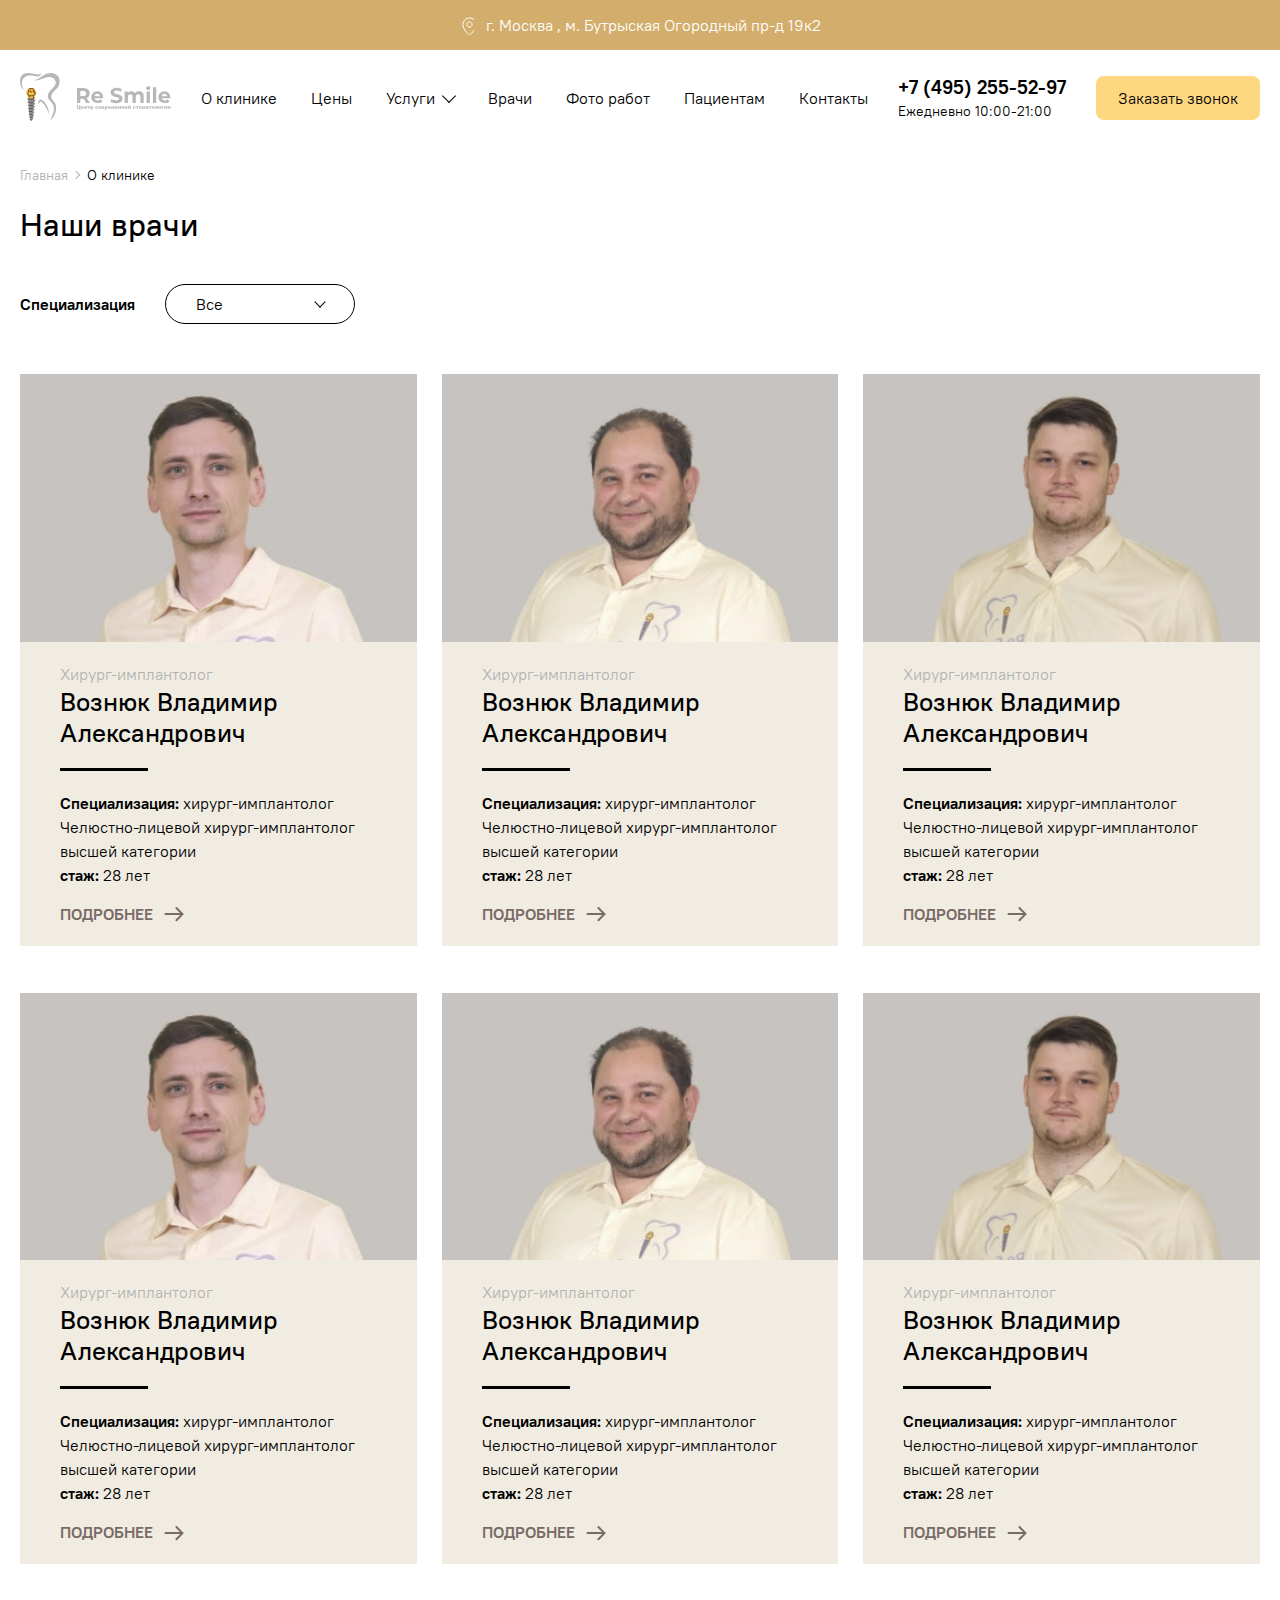
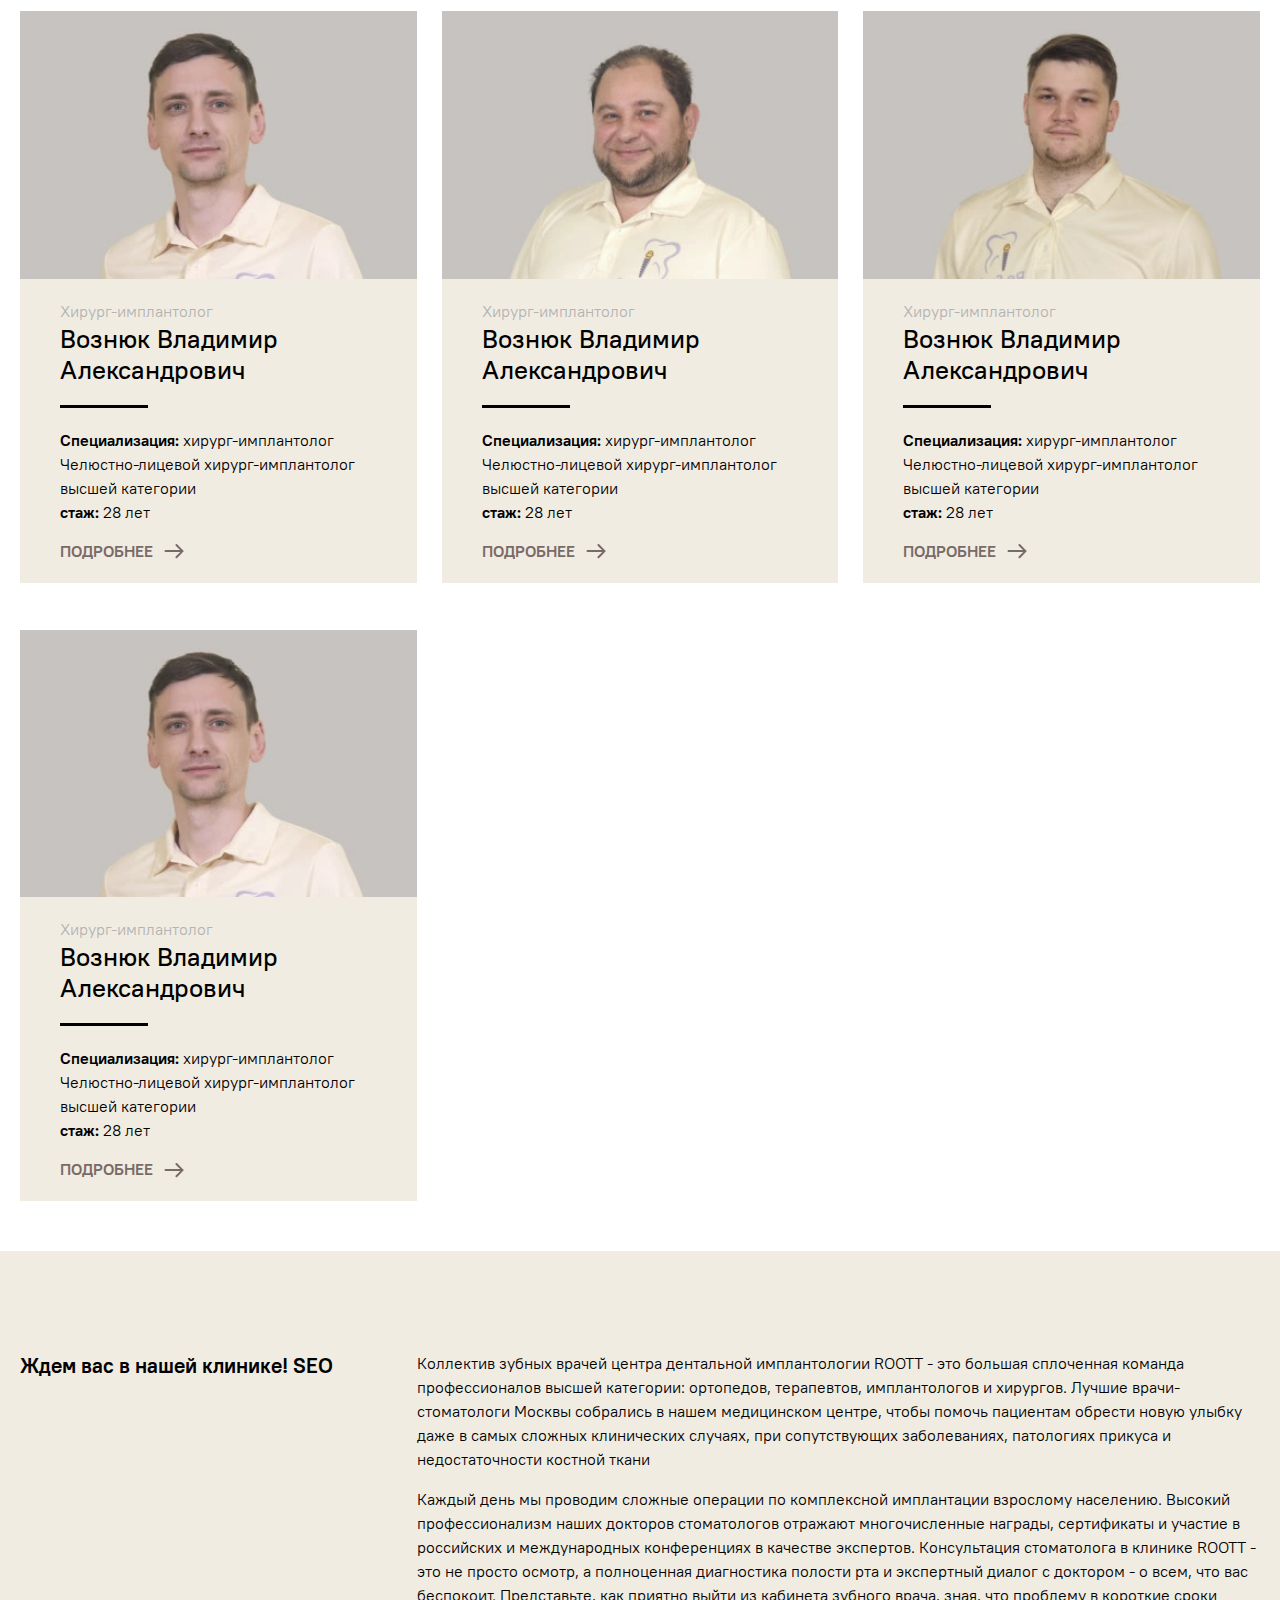
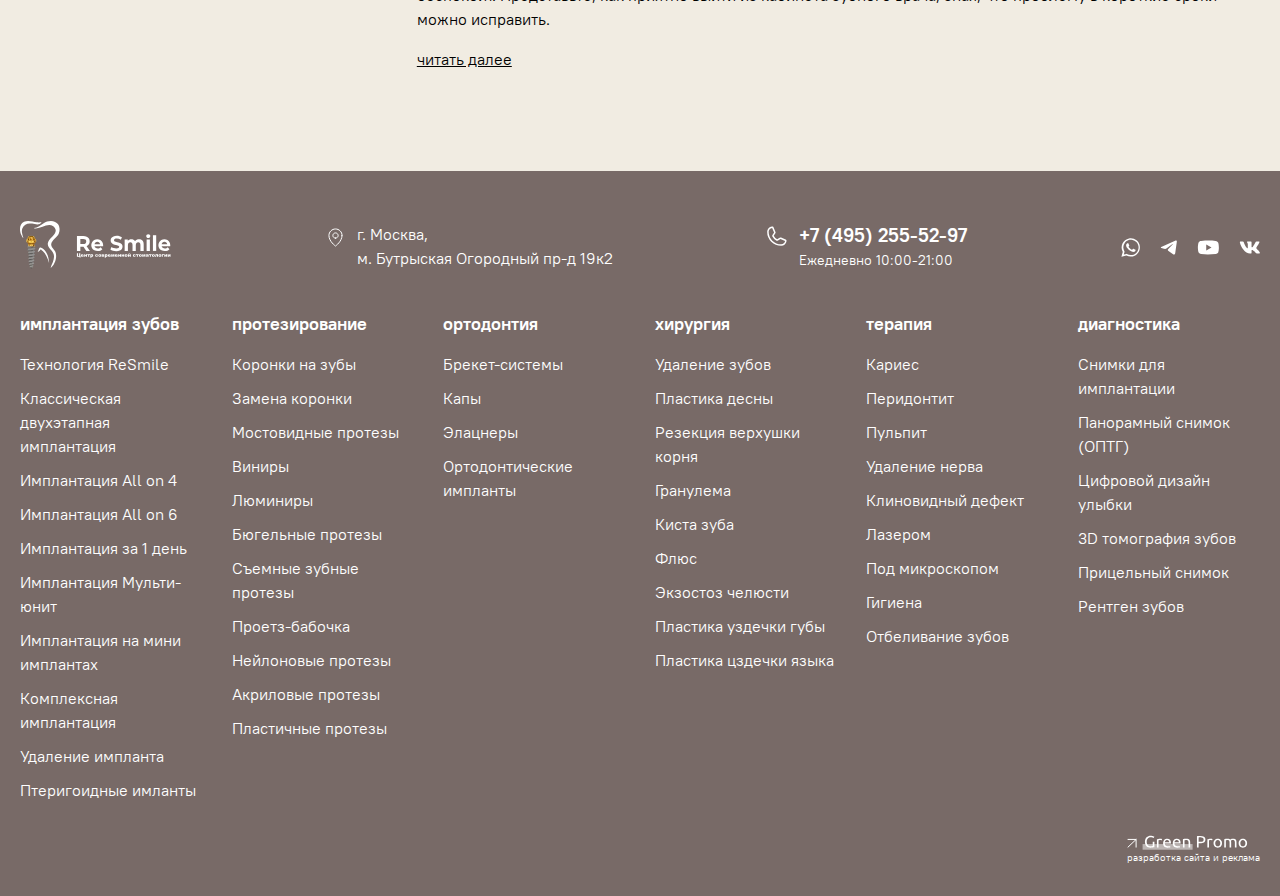
<file: doctors.html>
<!DOCTYPE html>
<html lang="ru">
  <head>
    <meta charset="utf-8">
    <meta name="viewport" content="width=device-width, initial-scale=1, shrink-to-fit=no">
    <meta name="format-detection" content="telephone=no">
    <title>Врачи</title>
    <meta name="description" content="Описание страницы врачей">
    <meta name="keywords" content="Ключи страницы врачей">
    <link rel="shortcut icon" href="img/favicon.ico" type="image/x-icon">
    <link rel="stylesheet" href="css/libs/tiny-slider.css">
    <link rel="stylesheet" href="css/libs/fancybox.css">
    <link rel="stylesheet" href="css/libs/twentytwenty.css">
    <link rel="stylesheet" href="css/style.min.css">
  </head>
  <body>
    <div class="top">
      <div class="container">
        <div class="top__item">
          <svg width="15" height="19" viewBox="0 0 15 19" fill="none" xmlns="http://www.w3.org/2000/svg">
            <use xlink:href="#svg-address"></use>
          </svg>г. Москва , м. Бутрыская Огородный пр-д 19к2
        </div>
      </div>
    </div>
    <header class="header">
      <div class="container header__cols"><a class="header__col logo _logo" href="index.html"><span class="logo__icon">
            <svg width="40" height="49" viewBox="0 0 40 49" fill="none" xmlns="http://www.w3.org/2000/svg" xmlns:xlink="http://www.w3.org/1999/xlink">
              <use xlink:href="#svg-logo"></use>
            </svg>
            <picture>
              <source type="image/webp" srcset="img/logo@2x.webp 2x, img/logo.webp 2x">
              <source type="image/png" srcset="img/logo@2x.png 2x, img/logo.png 2x"><img class="logo__img" src="img/logo.png" alt="" width="12" height="35">
            </picture></span>
          <svg class="logo__text" width="95" height="24" viewBox="0 0 95 24" fill="none" xmlns="http://www.w3.org/2000/svg">
            <use xlink:href="#svg-logo-text"></use>
          </svg></a>
        <div class="header__col header__mobile"><a class="header__mobile-phone" href="tel:+74952555297">
            <svg width="20" height="20" viewBox="0 0 20 20" fill="none" xmlns="http://www.w3.org/2000/svg">
              <use xlink:href="#svg-phone"></use>
            </svg></a>
          <button class="button header__mobile-button _yellow" type="button" data-fancybox data-src="#modal-order">Записаться</button>
          <button class="header__mobile-burger" type="button"><span></span><span></span><span></span></button>
        </div>
        <nav class="header__col nav _nav">
          <!-- Класс _active у активного li-->
          <ul>
            <li><a href="about.html">О клинике</a></li>
            <li><a href="price.html">Цены</a></li>
            <li class="_parent"><a href="#nav-services">Услуги</a></li>
            <li><a href="doctors.html">Врачи</a></li>
            <li><a href="projects.html">Фото работ</a></li>
            <li><a href="articles.html">Пациентам</a></li>
            <li><a href="contacts.html">Контакты</a></li>
          </ul>
        </nav>
        <div class="header__col header__contacts _contacts"><a class="header__phone" href="tel:+74952555297">+7 (495) 255-52-97</a>
          <div class="header__schedule">Ежедневно 10:00-21:00</div>
        </div>
        <div class="header__col _callback">
          <button class="header__callback button _yellow" type="button" data-fancybox data-src="#modal-order">Заказать звонок</button>
        </div>
      </div>
      <div class="nav-slide" id="nav-services">
        <div class="container">
          <!-- Класс _active у активного li-->
          <ul class="nav-slide__list">
            <li class="_parent"><a href="service.html">Имплантация зубов</a>
              <ul>
                <li>
                  <ul>
                    <li><a href="service.html">Базальная имплантация</a></li>
                    <li><a href="service.html">Имплантация с немедленной нагрузкой</a></li>
                    <li><a href="service.html">Экспресс-имплантация</a></li>
                    <li><a href="service.html">Зубные мини импланты</a></li>
                    <li><a href="service.html">Имплантация последнего поколения</a></li>
                    <li><a href="service.html">Безоперационная имплантацяи</a></li>
                    <li><a href="service.html">Дентальная имплантация</a></li>
                    <li><a href="service.html">Балочные протезы</a></li>
                  </ul>
                </li>
                <li>
                  <ul class="_strong">
                    <li><a href="service.html">Классическая двухэтапная имплантация</a></li>
                    <li><a href="service.html">Имплантация зубов all-on-4</a></li>
                    <li><a href="service.html">Имплантация зубов All-on-6</a></li>
                  </ul>
                </li>
                <li>
                  <ul>
                    <li><a href="service.html">Трансгингивальная имплантация</a></li>
                    <li><a href="service.html">Комбинированная имплантация</a></li>
                    <li><a href="service.html">Имплантация Мульти-юнит</a></li>
                  </ul>
                </li>
                <li>
                  <ul>
                    <li><a href="service.html">Имплантация под ключ</a></li>
                    <li><a href="service.html">Подготовка к имплантации</a></li>
                    <li><a href="service.html">Компрессионные импланты</a></li>
                  </ul>
                </li>
                <li>
                  <ul class="_strong">
                    <li><a href="service.html">Синус-лифтинг</a></li>
                  </ul>
                </li>
                <li>
                  <ul>
                    <li><a href="service.html">Имплантация 1 зуба</a></li>
                    <li><a href="service.html">Имплантация 2 зубов</a></li>
                    <li><a href="service.html">Имплантация 3 зубов</a></li>
                  </ul>
                </li>
                <li>
                  <ul>
                    <li><a href="service.html">Имплантация нижних зубов</a></li>
                    <li><a href="service.html">Имплантация передних зубов</a></li>
                    <li><a href="service.html">Имплантация при полном отсутствии зубов</a></li>
                    <li><a href="service.html">Имплантация верхних зубов</a></li>
                    <li><a href="service.html">Имплантация жевательных зубов</a></li>
                  </ul>
                </li>
                <li>
                  <ul>
                    <li><a href="service.html">Имплантация при пародонтозе</a></li>
                    <li><a href="service.html">Имплантация при отсутствии костной ткани</a></li>
                    <li><a href="service.html">Имплантация при неправильном прикусе</a></li>
                  </ul>
                </li>
                <li>
                  <ul>
                    <li><a href="service.html">Скуловая имплантация</a></li>
                  </ul>
                </li>
              </ul>
            </li>
            <li><a href="service.html">Протезирование зубов</a></li>
            <li><a href="service.html">Хирургия</a></li>
            <li><a href="service.html">Ортодонтия</a></li>
            <li><a href="service.html">Диагностика</a></li>
            <li><a href="service.html">Терапия</a></li>
          </ul>
        </div>
      </div>
      <div class="nav-slide__overlay"></div>
      <div class="nav-mobile _main">
        <button class="nav-mobile__close" type="button"></button>
        <div class="container nav-mobile__content">
          <!--Класс _active у активного li-->
          <ul class="nav-mobile__list">
            <li><a href="about.html">О клинике</a></li>
            <li><a href="price.html">Цены</a></li>
            <li class="_parent"><a href="service.html">Услуги</a><span></span>
              <ul>
                <li class="_parent"><a href="service.html">Имплантация зубов</a><span data-src="#nav-mobile-service-1"></span></li>
                <li class="_parent"><a href="service.html">Протезирование</a><span data-src="#nav-mobile-service-2"></span></li>
                <li class="_parent"><a href="service.html">Ортодонтия</a><span data-src="#nav-mobile-service-3"></span></li>
                <li class="_parent"><a href="service.html">Хирургия</a><span data-src="#nav-mobile-service-4"></span></li>
                <li class="_parent"><a href="service.html">Терапия</a><span data-src="#nav-mobile-service-5"></span></li>
                <li class="_parent"><a href="service.html">Диагностика</a><span data-src="#nav-mobile-service-6"></span></li>
              </ul>
            </li>
            <li><a href="doctors.html">Врачи</a></li>
            <li><a href="projects.html">Фото работ</a></li>
            <li><a href="articles.html">Пациентам</a></li>
            <li><a href="contacts.html">Контакты</a></li>
          </ul>
          <div class="nav-mobile__contacts"><a class="nav-mobile__phone" href="tel:+74952555297">+7 (495) 255-52-97</a>
            <div class="nav-mobile__item nav-mobile__schedule">
              <svg width="20" height="20" viewBox="0 0 20 20" fill="none" xmlns="http://www.w3.org/2000/svg">
                <use xlink:href="#svg-schedule"></use>
              </svg>Ежедневно 10:00-21:00
            </div>
            <div class="nav-mobile__item">
              <svg width="21" height="21" viewBox="0 0 21 21" fill="none" xmlns="http://www.w3.org/2000/svg">
                <use xlink:href="#svg-address"></use>
              </svg>г. Москва , м. Бутрыская Огородный пр-д 19к2
            </div>
          </div>
        </div>
      </div>
      <div class="nav-mobile" id="nav-mobile-service-1">
        <button class="nav-mobile__close _back" type="button">
          <svg width="24" height="25" viewBox="0 0 24 25" fill="none" xmlns="http://www.w3.org/2000/svg">
            <use xlink:href="#svg-back"></use>
          </svg>
        </button>
        <div class="container nav-mobile__content">
          <div class="nav-mobile__title">Имплантация зубов</div>
          <ul class="nav-mobile__list _sub">
            <li><a href="service.html">Технология ReSmile</a></li>
            <li><a href="service.html">Классическая двухэтапная имплантация</a></li>
            <li><a href="service.html">Имплантация All on 4</a></li>
            <li><a href="service.html">Имплантация All on 6</a></li>
            <li><a href="service.html">Имплантация за 1 день</a></li>
            <li><a href="service.html">Имплантация Мульти-юнит</a></li>
            <li><a href="service.html">Имплантация на мини имплантах</a></li>
            <li><a href="service.html">Комплексная имплантация</a></li>
            <li><a href="service.html">Удаление импланта</a></li>
            <li><a href="service.html">Птеригоидные имланты</a></li>
          </ul>
        </div>
      </div>
      <div class="nav-mobile" id="nav-mobile-service-2">
        <button class="nav-mobile__close _back" type="button">
          <svg width="24" height="25" viewBox="0 0 24 25" fill="none" xmlns="http://www.w3.org/2000/svg">
            <use xlink:href="#svg-back"></use>
          </svg>
        </button>
        <div class="container nav-mobile__content">
          <div class="nav-mobile__title">Протезирование</div>
          <ul class="nav-mobile__list _sub">
            <li><a href="service.html">Подкатегория протезирования</a></li>
          </ul>
        </div>
      </div>
      <div class="nav-mobile" id="nav-mobile-service-3">
        <button class="nav-mobile__close _back" type="button">
          <svg width="24" height="25" viewBox="0 0 24 25" fill="none" xmlns="http://www.w3.org/2000/svg">
            <use xlink:href="#svg-back"></use>
          </svg>
        </button>
        <div class="container nav-mobile__content">
          <div class="nav-mobile__title">Ортодонтия</div>
          <ul class="nav-mobile__list _sub">
            <li><a href="service.html">Подкатегория ортодонтии</a></li>
          </ul>
        </div>
      </div>
      <div class="nav-mobile" id="nav-mobile-service-4">
        <button class="nav-mobile__close _back" type="button">
          <svg width="24" height="25" viewBox="0 0 24 25" fill="none" xmlns="http://www.w3.org/2000/svg">
            <use xlink:href="#svg-back"></use>
          </svg>
        </button>
        <div class="container nav-mobile__content">
          <div class="nav-mobile__title">Хирургия</div>
          <ul class="nav-mobile__list _sub">
            <li><a href="service.html">Подкатегория хирургии</a></li>
          </ul>
        </div>
      </div>
      <div class="nav-mobile" id="nav-mobile-service-5">
        <button class="nav-mobile__close _back" type="button">
          <svg width="24" height="25" viewBox="0 0 24 25" fill="none" xmlns="http://www.w3.org/2000/svg">
            <use xlink:href="#svg-back"></use>
          </svg>
        </button>
        <div class="container nav-mobile__content">
          <div class="nav-mobile__title">Терапия</div>
          <ul class="nav-mobile__list _sub">
            <li><a href="service.html">Подкатегория терапии</a></li>
          </ul>
        </div>
      </div>
      <div class="nav-mobile" id="nav-mobile-service-6">
        <button class="nav-mobile__close _back" type="button">
          <svg width="24" height="25" viewBox="0 0 24 25" fill="none" xmlns="http://www.w3.org/2000/svg">
            <use xlink:href="#svg-back"></use>
          </svg>
        </button>
        <div class="container nav-mobile__content">
          <div class="nav-mobile__title">Диагностика</div>
          <ul class="nav-mobile__list _sub">
            <li><a href="service.html">Подкатегория диагностики</a></li>
          </ul>
        </div>
      </div>
    </header>
    <main class="main _inner">
      <div class="breadcrumbs">
        <div class="container">
          <ul class="breadcrumbs__list">
            <li>Главная</li>
            <li><a href="#">О клинике</a></li>
          </ul>
        </div>
      </div>
      <section class="section doctors _pt0">
        <div class="container">
          <h1 class="section__subtitle">Наши врачи</h1>
          <div class="doctors__selects">
            <div class="doctors__select">
              <div class="doctors__select-title">Специализация</div>
              <div class="doctors__choose">
                <button class="doctors__choose-current" type="button">Все</button>
                <div class="doctors__radios">
                  <div class="doctors__radio">
                    <input type="radio" name="special" id="special-1" value="Все" checked>
                    <label for="special-1">Все</label>
                  </div>
                  <div class="doctors__radio">
                    <input type="radio" name="special" id="special-2" value="Имплантация">
                    <label for="special-2">Имплантация</label>
                  </div>
                  <div class="doctors__radio">
                    <input type="radio" name="special" id="special-3" value="Протезирование">
                    <label for="special-3">Протезирование</label>
                  </div>
                  <div class="doctors__radio">
                    <input type="radio" name="special" id="special-4" value="Хирургия">
                    <label for="special-4">Хирургия</label>
                  </div>
                  <div class="doctors__radio">
                    <input type="radio" name="special" id="special-5" value="Ортодонтия">
                    <label for="special-5">Ортодонтия</label>
                  </div>
                  <div class="doctors__radio">
                    <input type="radio" name="special" id="special-6" value="Диагностика">
                    <label for="special-6">Диагностика</label>
                  </div>
                  <div class="doctors__radio">
                    <input type="radio" name="special" id="special-7" value="Терапия">
                    <label for="special-7">Терапия</label>
                  </div>
                </div>
              </div>
            </div>
          </div>
          <div class="doctors__cols">
            <div class="doctors__col">
              <div class="doctor"><a class="doctor__img" href="doctor.html">
                  <picture>
                    <source type="image/webp" srcset="img/tmp/doctor-1@2x.webp 2x, img/tmp/doctor-1.webp 1x">
                    <source type="image/jpeg" srcset="img/tmp/doctor-1@2x.jpg 2x, img/tmp/doctor-1.jpg 1x"><img src="img/tmp/doctor-1.jpg" alt="" width="397" height="267">
                  </picture></a>
                <div class="doctor__content">
                  <div class="doctor__position">Хирург-имплантолог</div><a class="doctor__title border-bottom" href="doctor.html">Вознюк Владимир Александрович</a>
                  <div class="doctor__special"><strong>Специализация:</strong> хирург-имплантолог Челюстно-лицевой хирург-имплантолог высшей категории</div>
                  <div class="doctor__special"><strong>стаж:</strong> 28 лет</div><a class="doctor__link more" href="doctor.html">Подробнее
                    <svg width="23" height="23" viewBox="0 0 23 23" fill="none" xmlns="http://www.w3.org/2000/svg">
                      <use xlink:href="#svg-back"></use>
                    </svg></a>
                </div>
              </div>
            </div>
            <div class="doctors__col">
              <div class="doctor"><a class="doctor__img" href="doctor.html">
                  <picture>
                    <source type="image/webp" srcset="img/tmp/doctor-2@2x.webp 2x, img/tmp/doctor-2.webp 1x">
                    <source type="image/jpeg" srcset="img/tmp/doctor-2@2x.jpg 2x, img/tmp/doctor-2.jpg 1x"><img src="img/tmp/doctor-2.jpg" alt="" width="397" height="267">
                  </picture></a>
                <div class="doctor__content">
                  <div class="doctor__position">Хирург-имплантолог</div><a class="doctor__title border-bottom" href="doctor.html">Вознюк Владимир Александрович</a>
                  <div class="doctor__special"><strong>Специализация:</strong> хирург-имплантолог Челюстно-лицевой хирург-имплантолог высшей категории</div>
                  <div class="doctor__special"><strong>стаж:</strong> 28 лет</div><a class="doctor__link more" href="doctor.html">Подробнее
                    <svg width="23" height="23" viewBox="0 0 23 23" fill="none" xmlns="http://www.w3.org/2000/svg">
                      <use xlink:href="#svg-back"></use>
                    </svg></a>
                </div>
              </div>
            </div>
            <div class="doctors__col">
              <div class="doctor"><a class="doctor__img" href="doctor.html">
                  <picture>
                    <source type="image/webp" srcset="img/tmp/doctor-3@2x.webp 2x, img/tmp/doctor-3.webp 1x">
                    <source type="image/jpeg" srcset="img/tmp/doctor-3@2x.jpg 2x, img/tmp/doctor-3.jpg 1x"><img src="img/tmp/doctor-3.jpg" alt="" width="397" height="267">
                  </picture></a>
                <div class="doctor__content">
                  <div class="doctor__position">Хирург-имплантолог</div><a class="doctor__title border-bottom" href="doctor.html">Вознюк Владимир Александрович</a>
                  <div class="doctor__special"><strong>Специализация:</strong> хирург-имплантолог Челюстно-лицевой хирург-имплантолог высшей категории</div>
                  <div class="doctor__special"><strong>стаж:</strong> 28 лет</div><a class="doctor__link more" href="doctor.html">Подробнее
                    <svg width="23" height="23" viewBox="0 0 23 23" fill="none" xmlns="http://www.w3.org/2000/svg">
                      <use xlink:href="#svg-back"></use>
                    </svg></a>
                </div>
              </div>
            </div>
            <div class="doctors__col">
              <div class="doctor"><a class="doctor__img" href="doctor.html">
                  <picture>
                    <source type="image/webp" srcset="img/tmp/doctor-1@2x.webp 2x, img/tmp/doctor-1.webp 1x">
                    <source type="image/jpeg" srcset="img/tmp/doctor-1@2x.jpg 2x, img/tmp/doctor-1.jpg 1x"><img src="img/tmp/doctor-1.jpg" alt="" width="397" height="267">
                  </picture></a>
                <div class="doctor__content">
                  <div class="doctor__position">Хирург-имплантолог</div><a class="doctor__title border-bottom" href="doctor.html">Вознюк Владимир Александрович</a>
                  <div class="doctor__special"><strong>Специализация:</strong> хирург-имплантолог Челюстно-лицевой хирург-имплантолог высшей категории</div>
                  <div class="doctor__special"><strong>стаж:</strong> 28 лет</div><a class="doctor__link more" href="doctor.html">Подробнее
                    <svg width="23" height="23" viewBox="0 0 23 23" fill="none" xmlns="http://www.w3.org/2000/svg">
                      <use xlink:href="#svg-back"></use>
                    </svg></a>
                </div>
              </div>
            </div>
            <div class="doctors__col">
              <div class="doctor"><a class="doctor__img" href="doctor.html">
                  <picture>
                    <source type="image/webp" srcset="img/tmp/doctor-2@2x.webp 2x, img/tmp/doctor-2.webp 1x">
                    <source type="image/jpeg" srcset="img/tmp/doctor-2@2x.jpg 2x, img/tmp/doctor-2.jpg 1x"><img src="img/tmp/doctor-2.jpg" alt="" width="397" height="267">
                  </picture></a>
                <div class="doctor__content">
                  <div class="doctor__position">Хирург-имплантолог</div><a class="doctor__title border-bottom" href="doctor.html">Вознюк Владимир Александрович</a>
                  <div class="doctor__special"><strong>Специализация:</strong> хирург-имплантолог Челюстно-лицевой хирург-имплантолог высшей категории</div>
                  <div class="doctor__special"><strong>стаж:</strong> 28 лет</div><a class="doctor__link more" href="doctor.html">Подробнее
                    <svg width="23" height="23" viewBox="0 0 23 23" fill="none" xmlns="http://www.w3.org/2000/svg">
                      <use xlink:href="#svg-back"></use>
                    </svg></a>
                </div>
              </div>
            </div>
            <div class="doctors__col">
              <div class="doctor"><a class="doctor__img" href="doctor.html">
                  <picture>
                    <source type="image/webp" srcset="img/tmp/doctor-3@2x.webp 2x, img/tmp/doctor-3.webp 1x">
                    <source type="image/jpeg" srcset="img/tmp/doctor-3@2x.jpg 2x, img/tmp/doctor-3.jpg 1x"><img src="img/tmp/doctor-3.jpg" alt="" width="397" height="267">
                  </picture></a>
                <div class="doctor__content">
                  <div class="doctor__position">Хирург-имплантолог</div><a class="doctor__title border-bottom" href="doctor.html">Вознюк Владимир Александрович</a>
                  <div class="doctor__special"><strong>Специализация:</strong> хирург-имплантолог Челюстно-лицевой хирург-имплантолог высшей категории</div>
                  <div class="doctor__special"><strong>стаж:</strong> 28 лет</div><a class="doctor__link more" href="doctor.html">Подробнее
                    <svg width="23" height="23" viewBox="0 0 23 23" fill="none" xmlns="http://www.w3.org/2000/svg">
                      <use xlink:href="#svg-back"></use>
                    </svg></a>
                </div>
              </div>
            </div>
            <div class="doctors__col">
              <div class="doctor"><a class="doctor__img" href="doctor.html">
                  <picture>
                    <source type="image/webp" srcset="img/tmp/doctor-1@2x.webp 2x, img/tmp/doctor-1.webp 1x">
                    <source type="image/jpeg" srcset="img/tmp/doctor-1@2x.jpg 2x, img/tmp/doctor-1.jpg 1x"><img src="img/tmp/doctor-1.jpg" alt="" width="397" height="267">
                  </picture></a>
                <div class="doctor__content">
                  <div class="doctor__position">Хирург-имплантолог</div><a class="doctor__title border-bottom" href="doctor.html">Вознюк Владимир Александрович</a>
                  <div class="doctor__special"><strong>Специализация:</strong> хирург-имплантолог Челюстно-лицевой хирург-имплантолог высшей категории</div>
                  <div class="doctor__special"><strong>стаж:</strong> 28 лет</div><a class="doctor__link more" href="doctor.html">Подробнее
                    <svg width="23" height="23" viewBox="0 0 23 23" fill="none" xmlns="http://www.w3.org/2000/svg">
                      <use xlink:href="#svg-back"></use>
                    </svg></a>
                </div>
              </div>
            </div>
            <div class="doctors__col">
              <div class="doctor"><a class="doctor__img" href="doctor.html">
                  <picture>
                    <source type="image/webp" srcset="img/tmp/doctor-2@2x.webp 2x, img/tmp/doctor-2.webp 1x">
                    <source type="image/jpeg" srcset="img/tmp/doctor-2@2x.jpg 2x, img/tmp/doctor-2.jpg 1x"><img src="img/tmp/doctor-2.jpg" alt="" width="397" height="267">
                  </picture></a>
                <div class="doctor__content">
                  <div class="doctor__position">Хирург-имплантолог</div><a class="doctor__title border-bottom" href="doctor.html">Вознюк Владимир Александрович</a>
                  <div class="doctor__special"><strong>Специализация:</strong> хирург-имплантолог Челюстно-лицевой хирург-имплантолог высшей категории</div>
                  <div class="doctor__special"><strong>стаж:</strong> 28 лет</div><a class="doctor__link more" href="doctor.html">Подробнее
                    <svg width="23" height="23" viewBox="0 0 23 23" fill="none" xmlns="http://www.w3.org/2000/svg">
                      <use xlink:href="#svg-back"></use>
                    </svg></a>
                </div>
              </div>
            </div>
            <div class="doctors__col">
              <div class="doctor"><a class="doctor__img" href="doctor.html">
                  <picture>
                    <source type="image/webp" srcset="img/tmp/doctor-3@2x.webp 2x, img/tmp/doctor-3.webp 1x">
                    <source type="image/jpeg" srcset="img/tmp/doctor-3@2x.jpg 2x, img/tmp/doctor-3.jpg 1x"><img src="img/tmp/doctor-3.jpg" alt="" width="397" height="267">
                  </picture></a>
                <div class="doctor__content">
                  <div class="doctor__position">Хирург-имплантолог</div><a class="doctor__title border-bottom" href="doctor.html">Вознюк Владимир Александрович</a>
                  <div class="doctor__special"><strong>Специализация:</strong> хирург-имплантолог Челюстно-лицевой хирург-имплантолог высшей категории</div>
                  <div class="doctor__special"><strong>стаж:</strong> 28 лет</div><a class="doctor__link more" href="doctor.html">Подробнее
                    <svg width="23" height="23" viewBox="0 0 23 23" fill="none" xmlns="http://www.w3.org/2000/svg">
                      <use xlink:href="#svg-back"></use>
                    </svg></a>
                </div>
              </div>
            </div>
            <div class="doctors__col">
              <div class="doctor"><a class="doctor__img" href="doctor.html">
                  <picture>
                    <source type="image/webp" srcset="img/tmp/doctor-1@2x.webp 2x, img/tmp/doctor-1.webp 1x">
                    <source type="image/jpeg" srcset="img/tmp/doctor-1@2x.jpg 2x, img/tmp/doctor-1.jpg 1x"><img src="img/tmp/doctor-1.jpg" alt="" width="397" height="267">
                  </picture></a>
                <div class="doctor__content">
                  <div class="doctor__position">Хирург-имплантолог</div><a class="doctor__title border-bottom" href="doctor.html">Вознюк Владимир Александрович</a>
                  <div class="doctor__special"><strong>Специализация:</strong> хирург-имплантолог Челюстно-лицевой хирург-имплантолог высшей категории</div>
                  <div class="doctor__special"><strong>стаж:</strong> 28 лет</div><a class="doctor__link more" href="doctor.html">Подробнее
                    <svg width="23" height="23" viewBox="0 0 23 23" fill="none" xmlns="http://www.w3.org/2000/svg">
                      <use xlink:href="#svg-back"></use>
                    </svg></a>
                </div>
              </div>
            </div>
          </div>
        </div>
      </section>
      <section class="section text-cols _beige _big-padding">
        <div class="container text-cols__cols">
          <div class="text-cols__col _small">
            <h3 class="text-cols__title">Ждем вас в нашей клинике! SEO</h3>
          </div>
          <div class="text-cols__col text-cols__text _big">
            <p>Коллектив зубных врачей центра дентальной имплантологии ROOTT - это большая сплоченная команда профессионалов высшей категории: ортопедов, терапевтов, имплантологов и хирургов. Лучшие врачи-стоматологи Москвы собрались в нашем медицинском центре, чтобы помочь пациентам обрести новую улыбку даже в самых сложных клинических случаях, при сопутствующих заболеваниях, патологиях прикуса и недостаточности костной ткани</p>
            <p>Каждый день мы проводим сложные операции по комплексной имплантации взрослому населению. Высокий профессионализм наших докторов стоматологов отражают многочисленные награды, сертификаты и участие в российских и международных конференциях в качестве экспертов. Консультация стоматолога в клинике ROOTT - это не просто осмотр, а полноценная диагностика полости рта и экспертный диалог с доктором - о всем, что вас беспокоит. Представьте, как приятно выйти из кабинета зубного врача, зная, что проблему в короткие сроки можно исправить.</p>
            <div class="text-cols__hidden">
              <p>Наши специалисты помогают даже тем, кому отказали в имплантации и протезировании ввиду недостаточности костной ткани, из-за сахарного диабета, иммунных и других заболеваний. Это стало возможным благодаря системе имплантации ROOTT швейцарского производства, и апатентованной технологии “ReSmile®”, которая позволяет быстро восстановить жевательную функцию при полной адентии.</p>
              <p>В собственной лаборатории московского центра дентальной имплантологии ROOTT оперативно изготавливаются протезы и коронки, обеспечивая эффективное взаимодействие лечащего стоматолога и зубного техника. Мы применяем инновационные технологии лечения, цифровое 3D-моделирование и метод золотого сечения для создания идеальной улыбки.</p>
              <p>Если вы ищете проверенную частную стоматологию для взрослых, обратите внимание на МЦДИ ROOTT. В 2019 году клиника ROOTT внесена в Книгу Рекордов России за достижения в области стоматологии, также мы имеем множество других достижений и наград, а рейтинги и отзывы пациентов находятся в открытом доступе в сети</p>
            </div>
            <button class="text-cols__button" type="button" data-more="читать далее" data-less="скрыть">читать далее</button>
          </div>
        </div>
      </section>
    </main>
    <footer class="footer">
      <div class="container">
        <div class="footer__top">
          <div class="footer__top-col _logo"><a class="footer__logo logo _white" href="index.html"><span class="logo__icon">
                <svg width="40" height="49" viewBox="0 0 40 49" fill="none" xmlns="http://www.w3.org/2000/svg" xmlns:xlink="http://www.w3.org/1999/xlink">
                  <use xlink:href="#svg-logo"></use>
                </svg>
                <picture>
                  <source type="image/webp" srcset="img/logo@2x.webp 2x, img/logo.webp 2x">
                  <source type="image/png" srcset="img/logo@2x.png 2x, img/logo.png 2x"><img class="logo__img" src="img/logo.png" alt="" width="12" height="35">
                </picture></span>
              <svg class="logo__text" width="95" height="24" viewBox="0 0 95 24" fill="none" xmlns="http://www.w3.org/2000/svg">
                <use xlink:href="#svg-logo-text"></use>
              </svg></a></div>
          <div class="footer__top-col _address">
            <div class="footer__item">
              <svg width="22" height="22" viewBox="0 0 22 22" fill="none" xmlns="http://www.w3.org/2000/svg">
                <use xlink:href="#svg-address"></use>
              </svg>
              <div class="footer__item-content">г. Москва, <br>м. Бутрыская Огородный пр-д 19к2</div>
            </div>
          </div>
          <div class="footer__top-col _phone">
            <div class="footer__item">
              <svg width="22" height="22" viewBox="0 0 22 22" fill="none" xmlns="http://www.w3.org/2000/svg">
                <use xlink:href="#svg-phone"></use>
              </svg>
              <div class="footer__item-content"><a class="footer__phone" href="tel:+74952555297">+7 (495) 255-52-97</a>
                <div class="footer__schedule">Ежедневно 10:00-21:00</div>
              </div>
            </div>
          </div>
          <div class="footer__top-col _socials">
            <div class="footer__socials"><a href="https://api.whatsapp.com/send?phone=" target="_blank" rel="nofollow">
                <svg width="19" height="19" viewBox="0 0 19 19" fill="none" xmlns="http://www.w3.org/2000/svg">
                  <use xlink:href="#svg-whatsapp"></use>
                </svg></a><a href="tg://resolve?domain=" target="_blank" rel="nofollow">
                <svg width="17" height="15" viewBox="0 0 17 15" fill="none" xmlns="http://www.w3.org/2000/svg">
                  <use xlink:href="#svg-telegram-footer"></use>
                </svg></a><a href="https://youtube.com/" target="_blank" rel="nofollow">
                <svg width="22" height="15" viewBox="0 0 22 15" fill="none" xmlns="http://www.w3.org/2000/svg">
                  <use xlink:href="#svg-youtube"></use>
                </svg></a><a href="https://vk.com/" target="_blank" rel="nofollow">
                <svg width="21" height="13" viewBox="0 0 21 13" fill="none" xmlns="http://www.w3.org/2000/svg">
                  <use xlink:href="#svg-vk"></use>
                </svg></a></div>
          </div>
        </div>
        <div class="footer__middle">
          <div class="footer__middle-col">
            <div class="footer__title"><a class="footer__title-link" href="service.html">имплантация зубов</a><span></span></div>
            <ul class="footer__list">
              <li><a href="service.html">Технология ReSmile</a></li>
              <li><a href="service.html">Классическая двухэтапная имплантация</a></li>
              <li><a href="service.html">Имплантация All on 4</a></li>
              <li><a href="service.html">Имплантация  All on 6</a></li>
              <li><a href="service.html">Имплантация за 1 день</a></li>
              <li><a href="service.html">Имплантация Мульти-юнит</a></li>
              <li><a href="service.html">Имплантация на мини имплантах</a></li>
              <li><a href="service.html">Комплексная имплантация</a></li>
              <li><a href="service.html">Удаление импланта</a></li>
              <li><a href="service.html">Птеригоидные имланты</a></li>
            </ul>
          </div>
          <div class="footer__middle-col">
            <div class="footer__title"><a class="footer__title-link" href="service.html">протезирование</a><span></span></div>
            <ul class="footer__list">
              <li><a href="service.html">Коронки на зубы</a></li>
              <li><a href="service.html">Замена коронки</a></li>
              <li><a href="service.html">Мостовидные протезы</a></li>
              <li><a href="service.html">Виниры</a></li>
              <li><a href="service.html">Люминиры</a></li>
              <li><a href="service.html">Бюгельные протезы</a></li>
              <li><a href="service.html">Съемные зубные протезы</a></li>
              <li><a href="service.html">Проетз-бабочка</a></li>
              <li><a href="service.html">Нейлоновые протезы</a></li>
              <li><a href="service.html">Акриловые протезы</a></li>
              <li><a href="service.html">Пластичные протезы</a></li>
            </ul>
          </div>
          <div class="footer__middle-col">
            <div class="footer__title"><a class="footer__title-link" href="service.html">ортодонтия</a><span></span></div>
            <ul class="footer__list">
              <li><a href="service.html">Брекет-системы</a></li>
              <li><a href="service.html">Капы</a></li>
              <li><a href="service.html">Элацнеры</a></li>
              <li><a href="service.html">Ортодонтические импланты</a></li>
            </ul>
          </div>
          <div class="footer__middle-col">
            <div class="footer__title"><a class="footer__title-link" href="service.html">хирургия</a><span></span></div>
            <ul class="footer__list">
              <li><a href="service.html">Удаление зубов</a></li>
              <li><a href="service.html">Пластика десны</a></li>
              <li><a href="service.html">Резекция верхушки корня</a></li>
              <li><a href="service.html">Гранулема</a></li>
              <li><a href="service.html">Киста зуба</a></li>
              <li><a href="service.html">Флюс</a></li>
              <li><a href="service.html">Экзостоз челюсти</a></li>
              <li><a href="service.html">Пластика уздечки губы</a></li>
              <li><a href="service.html">Пластика цздечки языка</a></li>
            </ul>
          </div>
          <div class="footer__middle-col">
            <div class="footer__title"><a class="footer__title-link" href="service.html">терапия</a><span></span></div>
            <ul class="footer__list">
              <li><a href="service.html">Кариес</a></li>
              <li><a href="service.html">Перидонтит</a></li>
              <li><a href="service.html">Пульпит</a></li>
              <li><a href="service.html">Удаление нерва</a></li>
              <li><a href="service.html">Клиновидный дефект</a></li>
              <li><a href="service.html">Лазером</a></li>
              <li><a href="service.html">Под микроскопом</a></li>
              <li><a href="service.html">Гигиена</a></li>
              <li><a href="service.html">Отбеливание зубов</a></li>
            </ul>
          </div>
          <div class="footer__middle-col">
            <div class="footer__title"><a class="footer__title-link" href="service.html">диагностика</a><span></span></div>
            <ul class="footer__list">
              <li><a href="service.html">Снимки для имплантации</a></li>
              <li><a href="service.html">Панорамный снимок (ОПТГ)</a></li>
              <li><a href="service.html">Цифровой дизайн улыбки</a></li>
              <li><a href="service.html">3D томография зубов</a></li>
              <li><a href="service.html">Прицельный снимок</a></li>
              <li><a href="service.html">Рентген зубов</a></li>
            </ul>
          </div>
        </div>
        <div class="footer__bottom">
          <div class="footer__bottom-col _socials">
            <div class="footer__socials"><a href="https://api.whatsapp.com/send?phone=" target="_blank" rel="nofollow">
                <svg width="19" height="19" viewBox="0 0 19 19" fill="none" xmlns="http://www.w3.org/2000/svg">
                  <use xlink:href="#svg-whatsapp"></use>
                </svg></a><a href="tg://resolve?domain=" target="_blank" rel="nofollow">
                <svg width="17" height="15" viewBox="0 0 17 15" fill="none" xmlns="http://www.w3.org/2000/svg">
                  <use xlink:href="#svg-telegram-footer"></use>
                </svg></a><a href="https://youtube.com/" target="_blank" rel="nofollow">
                <svg width="22" height="15" viewBox="0 0 22 15" fill="none" xmlns="http://www.w3.org/2000/svg">
                  <use xlink:href="#svg-youtube"></use>
                </svg></a><a href="https://vk.com/" target="_blank" rel="nofollow">
                <svg width="21" height="13" viewBox="0 0 21 13" fill="none" xmlns="http://www.w3.org/2000/svg">
                  <use xlink:href="#svg-vk"></use>
                </svg></a></div>
          </div>
          <div class="footer__bottom-col"><a class="footer__development" href="#" target="_blank" rel="nofollow">
              <svg width="121" height="19" viewBox="0 0 121 19" fill="none" xmlns="http://www.w3.org/2000/svg">
                <use xlink:href="#svg-green-promo"></use>
              </svg>разработка сайта и реклама</a></div>
        </div>
      </div>
    </footer>
    <svg class="svg">
      <symbol id="svg-address">
        <path d="M10.5 11.1562C11.9497 11.1562 13.125 9.981 13.125 8.53125C13.125 7.0815 11.9497 5.90625 10.5 5.90625C9.05025 5.90625 7.875 7.0815 7.875 8.53125C7.875 9.981 9.05025 11.1562 10.5 11.1562Z" stroke-linecap="round" stroke-linejoin="round"></path>
        <path d="M17.0625 8.53125C17.0625 14.4375 10.5 19.0312 10.5 19.0312C10.5 19.0312 3.9375 14.4375 3.9375 8.53125C3.9375 6.79077 4.6289 5.12157 5.85961 3.89086C7.09032 2.66015 8.75952 1.96875 10.5 1.96875C12.2405 1.96875 13.9097 2.66015 15.1404 3.89086C16.3711 5.12157 17.0625 6.79077 17.0625 8.53125V8.53125Z" stroke-linecap="round" stroke-linejoin="round"></path>
      </symbol>
      <symbol id="svg-logo">
        <path d="M3.37715 16.9284C2.83956 15.0513 2.16243 13.3505 1.93002 11.3894C1.77689 10.0904 1.84422 8.75409 2.31719 7.52923C4.04451 3.06296 7.78696 1.81229 12.1767 2.59684C15.5222 3.19472 19.2386 4.73637 21.6392 1.31817C19.9521 1.33245 18.3513 1.49166 16.6587 1.24625C12.6915 0.67198 7.94552 -0.972331 4.04234 0.798803C-0.743239 2.97072 -0.777992 9.82797 1.34953 13.9072C1.87354 14.9113 2.3856 16.3371 3.37715 16.9284Z"></path>
        <path d="M14.0028 7.02798V7.19269C20.4451 8.74806 27.2523 1.21882 33.2602 5.32163C33.8028 5.7012 34.2848 6.1624 34.6895 6.68924C38.3765 11.4383 31.4243 15.9419 29.0736 19.2777C28.4285 20.1929 27.9876 21.1817 27.8317 22.2973C27.185 26.8717 32.5076 29.176 33.6534 33.2074C35.0983 38.2913 31.9081 42.3925 30.6038 46.9707C34.8719 43.9336 37.5495 35.8301 35.3606 30.8598C34.2789 28.4029 30.9747 26.2683 31.2087 23.3069C31.5552 18.9324 37.2557 16.3251 38.8299 12.3968C39.4767 10.7816 39.7438 8.92539 39.4978 7.19324C39.3018 5.81465 38.9087 4.46956 38.086 3.33309C37.322 2.27513 36.2664 1.45984 35.0891 0.927287C31.4048 -0.734044 26.9374 0.148229 23.6315 2.22956C20.683 4.08524 17.6584 6.85669 14.0028 7.02798Z"></path>
        <path fill-rule="evenodd" clip-rule="evenodd" d="M22.7019 30.0917C25.6755 32.8999 27.7123 37.0933 29.1323 42.1981C28.6142 34.2988 26.099 29.7107 22.2827 27.2807C18.5647 24.9139 19.3857 28.885 17.5862 30.9592C18.3436 30.7742 19.0236 30.3514 19.5285 29.7513C21.093 27.9357 20.5282 28.0384 22.7019 30.0917Z"></path>
      </symbol>
      <symbol id="svg-logo-text">
        <path d="M10.3003 16.927L7.47185 12.7966H4.35014V16.927H0.955566V2.09854H7.30448C8.60361 2.09854 9.73139 2.31754 10.6878 2.75553C11.6442 3.19352 12.381 3.81472 12.8981 4.61912C13.4138 5.42495 13.6717 6.37819 13.6717 7.47886C13.6717 8.57953 13.4098 9.52946 12.8862 10.3286C12.3625 11.1264 11.6187 11.7372 10.6547 12.161L13.9438 16.9248L10.3003 16.927ZM9.44165 5.56194C8.91093 5.11921 8.13572 4.89784 7.11601 4.89784H4.35014V10.0663H7.11601C8.13478 10.0663 8.90999 9.84041 9.44165 9.38867C9.9733 8.93694 10.2387 8.30128 10.2377 7.48171C10.2377 6.64744 9.97237 6.00752 9.44165 5.56194Z"></path>
        <path d="M27.1036 12.161H18.576C18.7118 12.84 19.1022 13.4395 19.6654 13.834C20.2378 14.2441 20.9502 14.4488 21.8025 14.4483C22.3346 14.4582 22.8639 14.3685 23.3637 14.1838C23.8371 13.9939 24.2676 13.7092 24.6296 13.347L26.3687 15.2539C25.3068 16.4826 23.7564 17.0969 21.7174 17.0969C20.446 17.0969 19.3208 16.8462 18.3418 16.3446C17.3629 15.8431 16.6088 15.1475 16.0795 14.2578C15.5488 13.3681 15.2832 12.3584 15.2827 11.2288C15.2827 10.113 15.5448 9.10666 16.0689 8.20982C16.5828 7.32281 17.3296 6.59704 18.2265 6.11301C19.1417 5.6115 20.1649 5.36075 21.2962 5.36075C22.3998 5.36075 23.3984 5.60084 24.292 6.08102C25.1753 6.55131 25.9064 7.26825 26.3982 8.14654C26.9074 9.04385 27.1622 10.0853 27.1627 11.2708C27.165 11.3134 27.1453 11.6102 27.1036 12.161ZM19.4558 8.49636C18.9532 8.91919 18.6459 9.4982 18.5338 10.2334H24.0895C23.977 9.51337 23.6696 8.93767 23.1675 8.50632C22.6654 8.07496 22.0508 7.85976 21.3236 7.86071C20.581 7.86071 19.9584 8.07259 19.4558 8.49636Z"></path>
        <path d="M36.961 16.7044C35.878 16.3863 35.0086 15.9732 34.3527 15.4651L35.5046 12.8812C36.1875 13.3747 36.9445 13.7537 37.7465 14.0039C38.5864 14.2833 39.4644 14.4272 40.3485 14.4305C41.312 14.4305 42.0241 14.2857 42.485 13.9961C42.9459 13.7065 43.1765 13.3216 43.177 12.8414C43.1797 12.6731 43.1443 12.5064 43.0735 12.3541C43.0026 12.2018 42.8983 12.0679 42.7684 11.9626C42.4581 11.709 42.1023 11.5183 41.7206 11.4009C41.2944 11.2587 40.7182 11.1034 39.992 10.9351C39.0627 10.7224 38.1469 10.4536 37.2493 10.1303C36.5396 9.86373 35.9086 9.41888 35.416 8.83762C34.9064 8.24463 34.6515 7.45373 34.6515 6.46493C34.6432 5.63207 34.8842 4.81613 35.3428 4.12424C35.8032 3.42507 36.498 2.87094 37.4273 2.46187C38.3565 2.05279 39.4915 1.84801 40.8324 1.84754C41.7568 1.84658 42.6779 1.96025 43.575 2.18599C44.4028 2.38443 45.1945 2.7134 45.9211 3.1608L44.8718 5.76315C43.5169 4.98671 42.162 4.59849 40.8071 4.59849C39.8572 4.59849 39.1554 4.75374 38.7015 5.06422C38.2477 5.3747 38.0206 5.78425 38.0201 6.29287C38.0201 6.80148 38.2822 7.17928 38.8063 7.42624C39.3305 7.6732 40.1301 7.91685 41.2051 8.15717C42.1344 8.36995 43.0502 8.63872 43.9478 8.96205C44.6535 9.22496 45.2837 9.6608 45.7818 10.2305C46.2919 10.8093 46.5467 11.5931 46.5463 12.5819C46.5516 13.4095 46.3062 14.2188 45.843 14.9012C45.3742 15.5999 44.6723 16.1543 43.7375 16.5643C42.8026 16.9743 41.6643 17.1791 40.3225 17.1786C39.1854 17.1824 38.0536 17.0228 36.961 16.7044Z"></path>
        <path d="M66.4397 6.62137C67.271 7.4618 67.6866 8.72221 67.6866 10.4026V16.927H64.4179V10.911C64.4179 10.007 64.2329 9.33274 63.863 8.88811C63.4931 8.44349 62.9657 8.22093 62.2807 8.22046C61.5128 8.22046 60.9052 8.47122 60.4579 8.97273C60.0106 9.47424 59.7872 10.2191 59.7877 11.2075V16.927H56.519V10.911C56.519 9.11777 55.8069 8.22093 54.3825 8.22046C53.6277 8.22046 53.0269 8.47122 52.5801 8.97273C52.1333 9.47424 51.9099 10.2191 51.9099 11.2075V16.927H48.6412V5.53066H51.7637V6.84392C52.1861 6.36144 52.7132 5.98426 53.3038 5.74183C53.9392 5.48245 54.6192 5.35292 55.3045 5.36072C56.0497 5.35004 56.7873 5.5133 57.46 5.83782C58.0932 6.14726 58.6297 6.62726 59.0106 7.22503C59.4763 6.6288 60.0785 6.15611 60.7652 5.84777C61.4934 5.51846 62.2834 5.35231 63.081 5.36072C64.4908 5.36072 65.6104 5.78094 66.4397 6.62137Z"></path>
        <path d="M70.7873 3.41182C70.609 3.24388 70.4667 3.04061 70.3695 2.81467C70.2722 2.58874 70.222 2.34497 70.222 2.09856C70.222 1.85215 70.2722 1.60838 70.3695 1.38244C70.4667 1.15651 70.609 0.953233 70.7873 0.785295C71.1652 0.432627 71.6542 0.25606 72.2543 0.255586C72.8544 0.255112 73.3431 0.42457 73.7205 0.763966C73.9014 0.92068 74.0457 1.11597 74.1429 1.3358C74.2402 1.55562 74.2881 1.79451 74.2831 2.03528C74.2906 2.29028 74.2444 2.54397 74.1474 2.77948C74.0504 3.01499 73.9048 3.22692 73.7205 3.40116C73.3455 3.76141 72.8567 3.94153 72.2543 3.94153C71.6518 3.94153 71.1628 3.76496 70.7873 3.41182ZM70.6199 5.53068H73.8886V16.927H70.6199V5.53068Z"></path>
        <path d="M76.9266 1.20908H80.1946V16.927H76.9266V1.20908Z"></path>
        <path d="M94.2116 12.161H85.6841C85.8196 12.8401 86.21 13.4397 86.7734 13.834C87.3458 14.2441 88.0582 14.4488 88.9105 14.4483C89.4426 14.4582 89.9719 14.3685 90.4718 14.1838C90.9451 13.9939 91.3757 13.7092 91.7376 13.347L93.4767 15.2539C92.4148 16.4826 90.8644 17.0969 88.8255 17.0969C87.554 17.0969 86.4288 16.8462 85.4499 16.3446C84.471 15.8431 83.7166 15.1475 83.1868 14.2578C82.6556 13.3681 82.3903 12.3584 82.3907 11.2288C82.3907 10.113 82.6528 9.10666 83.177 8.20982C83.6906 7.32265 84.4374 6.59683 85.3345 6.11301C86.2492 5.6115 87.2725 5.36075 88.4042 5.36075C89.5078 5.36075 90.5065 5.60084 91.4 6.08102C92.2833 6.55131 93.0144 7.26825 93.5063 8.14654C94.0154 9.04385 94.2702 10.0853 94.2707 11.2708C94.273 11.3134 94.2534 11.6102 94.2116 12.161ZM86.5638 8.49636C86.0612 8.91919 85.7539 9.4982 85.6419 10.2334H91.1975C91.0855 9.51337 90.7784 8.93767 90.2763 8.50632C89.7741 8.07496 89.1595 7.85976 88.4323 7.86071C87.6892 7.86071 87.0664 8.07259 86.5638 8.49636Z"></path>
        <path d="M2.05961 21.9667H3.13699V19.2698H4.27695V21.9667H4.58146V23.602H3.48931V22.7915H0.918945V19.2733H2.05961V21.9667Z"></path>
        <path d="M5.88174 21.737C5.88031 21.8035 5.89218 21.8695 5.91665 21.9312C5.94112 21.9929 5.97768 22.0489 6.02412 22.096C6.07057 22.143 6.12595 22.1801 6.18693 22.2049C6.2479 22.2297 6.31322 22.2418 6.37894 22.2404C6.45654 22.244 6.53349 22.2246 6.6004 22.1847C6.66732 22.1448 6.72134 22.0861 6.75588 22.0158H7.71792C7.54351 22.6507 6.90567 22.8612 6.31635 22.8612C5.5048 22.8612 4.8761 22.3919 4.8761 21.5323C4.8761 20.6918 5.49988 20.1543 6.31143 20.1543C7.24885 20.1543 7.7995 20.775 7.7995 21.737H5.88174ZM6.79596 21.2194C6.79204 21.102 6.74381 20.9905 6.66116 20.9078C6.57851 20.8252 6.46772 20.7777 6.35151 20.775C6.05193 20.775 5.88315 20.9457 5.88315 21.2194H6.79596Z"></path>
        <path d="M9.22076 21.0829H9.9648V20.2296H10.9697V22.7893H9.9648V21.8266H9.22076V22.7893H8.21582V20.2296H9.22076V21.0829Z"></path>
        <path d="M14.0478 20.2275V20.9706H13.173V22.7879H12.1709V20.9706H11.2932V20.2275H14.0478Z"></path>
        <path d="M15.275 20.2275V20.6115H15.2849C15.4255 20.2986 15.7877 20.1571 16.0774 20.1571C16.8411 20.1571 17.2082 20.7878 17.2082 21.491C17.2082 22.4971 16.5894 22.864 16.024 22.864C15.8979 22.8665 15.7732 22.8379 15.6605 22.7808C15.5478 22.7237 15.4505 22.6398 15.377 22.5362V23.6604H14.3713V20.2275H15.275ZM16.2033 21.5024C16.2033 21.0971 16.0289 20.8973 15.7631 20.8973C15.5219 20.8973 15.3573 21.1412 15.3573 21.4832C15.3573 21.8387 15.5071 22.084 15.768 22.084C16.0289 22.084 16.2033 21.8544 16.2033 21.5024Z"></path>
        <path d="M20.9671 21.2045C20.9686 21.1556 20.9601 21.1069 20.9421 21.0614C20.9241 21.016 20.897 20.9748 20.8626 20.9404C20.8281 20.906 20.787 20.8792 20.7418 20.8617C20.6966 20.8441 20.6483 20.8361 20.6 20.8383C20.223 20.8383 20.1605 21.2344 20.1605 21.5373C20.1605 21.9226 20.3053 22.1772 20.6 22.1772C20.8609 22.1772 20.9629 21.9966 20.9917 21.7961H22.0065C21.9193 22.5725 21.3032 22.8626 20.6 22.8626C19.7835 22.8626 19.1555 22.3983 19.1555 21.5337C19.1555 20.6691 19.7645 20.1557 20.6 20.1557C21.2765 20.1557 21.9144 20.4487 21.9868 21.2059L20.9671 21.2045Z"></path>
        <path d="M23.7604 20.1543C24.6542 20.1543 25.2049 20.6869 25.2049 21.4832C25.2049 22.421 24.5769 22.8612 23.7653 22.8612C22.9538 22.8612 22.3251 22.4118 22.3251 21.5372C22.3251 20.6478 22.9053 20.1543 23.7604 20.1543ZM23.3307 21.4832C23.3307 21.9667 23.5093 22.1772 23.7653 22.1772C24.0361 22.1772 24.1999 21.9639 24.1999 21.4832C24.1999 21.1071 24.0311 20.8383 23.778 20.8383C23.432 20.8383 23.3307 21.1952 23.3307 21.4832Z"></path>
        <path d="M25.6403 20.2275H27.1769C27.8098 20.2275 28.2352 20.4131 28.2352 20.8824C28.2352 21.2144 27.9835 21.395 27.743 21.4292C27.9989 21.4932 28.3274 21.6247 28.3274 22.0598C28.3274 22.5825 27.8541 22.7879 27.2725 22.7879H25.6403V20.2275ZM26.6065 21.2344H26.9835C27.2057 21.2344 27.288 21.1803 27.288 21.0388C27.288 20.8675 27.2008 20.8141 26.9835 20.8141H26.6065V21.2344ZM26.6065 22.2013H26.9835C27.2254 22.2013 27.3604 22.1772 27.3604 21.988C27.3604 21.7989 27.2296 21.7534 26.9835 21.7534H26.6065V22.2013Z"></path>
        <path d="M29.6656 20.2275V20.6115H29.6748C29.8154 20.2986 30.1776 20.1571 30.4673 20.1571C31.2311 20.1571 31.5982 20.7878 31.5982 21.491C31.5982 22.4971 30.98 22.864 30.4146 22.864C30.2884 22.8665 30.1636 22.838 30.0507 22.7809C29.9379 22.7238 29.8405 22.6398 29.7669 22.5362V23.6604H28.762V20.2275H29.6656ZM30.596 21.5024C30.596 21.0971 30.4216 20.8973 30.1565 20.8973C29.9146 20.8973 29.75 21.1412 29.75 21.4832C29.75 21.8387 29.8998 22.084 30.1607 22.084C30.4216 22.084 30.596 21.8544 30.596 21.5024Z"></path>
        <path d="M32.9413 21.737C32.94 21.8035 32.952 21.8696 32.9765 21.9313C33.0011 21.993 33.0377 22.049 33.0842 22.096C33.1307 22.143 33.1861 22.1801 33.2471 22.2049C33.3081 22.2297 33.3735 22.2418 33.4392 22.2404C33.5168 22.244 33.5938 22.2246 33.6607 22.1847C33.7276 22.1448 33.7816 22.0861 33.8162 22.0158H34.7775C34.6038 22.6507 33.966 22.8612 33.3767 22.8612C32.5644 22.8612 31.9364 22.3919 31.9364 21.5323C31.9364 20.6918 32.5595 20.1543 33.3717 20.1543C34.3092 20.1543 34.8598 20.775 34.8598 21.737H32.9413ZM33.8556 21.2194C33.8515 21.102 33.8032 20.9906 33.7206 20.908C33.638 20.8254 33.5273 20.7779 33.4111 20.775C33.1115 20.775 32.942 20.9457 32.942 21.2194H33.8556Z"></path>
        <path d="M36.4252 20.2275L36.8654 21.6496L37.305 20.2275H38.4548V22.7872H37.5659V21.7207L37.6622 21.0658H37.6432L37.1017 22.7858H36.6284L36.0869 21.0658H36.0679L36.1643 21.7768V22.7837H35.2754V20.224L36.4252 20.2275Z"></path>
        <path d="M39.895 21.737C39.8936 21.8035 39.9056 21.8696 39.9301 21.9313C39.9547 21.993 39.9913 22.049 40.0378 22.096C40.0843 22.143 40.1397 22.1801 40.2007 22.2049C40.2618 22.2297 40.3271 22.2418 40.3929 22.2404C40.4704 22.2438 40.5473 22.2243 40.6142 22.1845C40.6811 22.1446 40.7351 22.086 40.7698 22.0158H41.7311C41.5574 22.6507 40.9196 22.8612 40.3296 22.8612C39.518 22.8612 38.89 22.3919 38.89 21.5323C38.89 20.6918 39.5131 20.1543 40.3246 20.1543C41.2621 20.1543 41.8134 20.775 41.8134 21.737H39.895ZM40.8092 21.2194C40.8051 21.1019 40.7567 20.9904 40.6739 20.9078C40.5912 20.8252 40.4803 20.7777 40.364 20.775C40.0644 20.775 39.8957 20.9457 39.8957 21.2194H40.8092Z"></path>
        <path d="M43.2341 21.0829H43.9781V20.2296H44.983V22.7893H43.9781V21.8266H43.2341V22.7893H42.2291V20.2296H43.2341V21.0829Z"></path>
        <path d="M46.5196 21.0829H47.2629V20.2296H48.2686V22.7893H47.2629V21.8266H46.5196V22.7893H45.5146V20.2296H46.5196V21.0829Z"></path>
        <path d="M50.1392 20.1543C51.033 20.1543 51.5837 20.6869 51.5837 21.4832C51.5837 22.421 50.9557 22.8612 50.1441 22.8612C49.3326 22.8612 48.7039 22.4118 48.7039 21.5372C48.7039 20.6478 49.284 20.1543 50.1392 20.1543ZM49.7088 21.4832C49.7088 21.9667 49.8874 22.1772 50.1441 22.1772C50.4142 22.1772 50.5787 21.9639 50.5787 21.4832C50.5787 21.1071 50.4092 20.8383 50.1568 20.8383C49.8108 20.8383 49.7088 21.1952 49.7088 21.4832Z"></path>
        <path d="M52.9852 21.6297L53.8453 20.2276H54.8579V22.7872H53.8889V21.4363L53.0239 22.7872H52.0189V20.2276H52.9852V21.6297ZM52.9268 19.2456C52.9606 19.5194 53.2215 19.5485 53.4444 19.5485C53.744 19.5485 53.8889 19.4561 53.9226 19.2456H54.2996C54.2799 19.749 53.8776 19.9929 53.4149 19.9929C52.9078 19.9929 52.5843 19.7881 52.5457 19.2456H52.9268Z"></path>
        <path d="M58.7111 21.2045C58.7126 21.1556 58.7041 21.1069 58.6861 21.0614C58.6681 21.016 58.641 20.9748 58.6066 20.9404C58.5721 20.906 58.531 20.8792 58.4858 20.8617C58.4406 20.8441 58.3923 20.8361 58.344 20.8383C57.967 20.8383 57.9044 21.2344 57.9044 21.5373C57.9044 21.9226 58.0493 22.1772 58.344 22.1772C58.6049 22.1772 58.7061 21.9966 58.7357 21.7961H59.7498C59.6633 22.5725 59.0465 22.8626 58.3433 22.8626C57.5268 22.8626 56.8988 22.3983 56.8988 21.5337C56.8988 20.6691 57.5071 20.1557 58.3433 20.1557C59.0198 20.1557 59.6576 20.4487 59.7301 21.2059L58.7111 21.2045Z"></path>
        <path d="M62.7125 20.2275V20.9706H61.8377V22.7879H60.8355V20.9706H59.9579V20.2275H62.7125Z"></path>
        <path d="M64.3743 20.1543C65.2682 20.1543 65.8195 20.6869 65.8195 21.4832C65.8195 22.421 65.1908 22.8612 64.3792 22.8612C63.5677 22.8612 62.9397 22.4118 62.9397 21.5372C62.9397 20.6478 63.5192 20.1543 64.3743 20.1543ZM63.9446 21.4832C63.9446 21.9667 64.1233 22.1772 64.3792 22.1772C64.65 22.1772 64.8139 21.9639 64.8139 21.4832C64.8139 21.1071 64.6451 20.8383 64.3919 20.8383C64.0459 20.8383 63.9446 21.1952 63.9446 21.4832Z"></path>
        <path d="M67.404 20.2275L67.8442 21.6496L68.2837 20.2275H69.4335V22.7872H68.5446V21.7207L68.641 21.0658H68.622L68.0805 22.7858H67.6072L67.0657 21.0658H67.0467L67.1431 21.7768V22.7837H66.2542V20.224L67.404 20.2275Z"></path>
        <path d="M69.999 21.0139C69.999 20.4721 70.3808 20.1543 71.3808 20.1543C72.5764 20.1543 72.6516 20.6037 72.6516 21.2144V22.4118C72.6516 22.5583 72.6565 22.6315 72.7873 22.7389V22.7879H71.7486L71.7001 22.5142C71.4188 22.783 71.1249 22.8612 70.7479 22.8612C70.2697 22.8612 69.8442 22.6216 69.8442 22.089C69.8442 20.9265 71.6467 21.4541 71.6467 20.9748C71.6467 20.7892 71.4244 20.7651 71.3182 20.7651C71.1776 20.7651 70.9898 20.7942 70.9666 21.0139H69.999ZM70.8836 22.0698C70.8836 22.1964 71.0039 22.2831 71.2022 22.2831C71.5538 22.2831 71.6467 22.0435 71.6467 21.6531C71.3182 21.8153 70.8836 21.737 70.8836 22.0698Z"></path>
        <path d="M75.7296 20.2275V20.9706H74.8555V22.7879H73.8498V20.9706H72.9757V20.2275H75.7296Z"></path>
        <path d="M77.3921 20.1543C78.2859 20.1543 78.8372 20.6869 78.8372 21.4832C78.8372 22.421 78.2085 22.8612 77.397 22.8612C76.5854 22.8612 75.9553 22.4118 75.9553 21.5358C75.9553 20.6478 76.5369 20.1543 77.3921 20.1543ZM76.9624 21.4832C76.9624 21.9667 77.141 22.1772 77.397 22.1772C77.6677 22.1772 77.8316 21.9639 77.8316 21.4832C77.8316 21.1071 77.6628 20.8383 77.4096 20.8383C77.0636 20.8383 76.9624 21.1952 76.9624 21.4832Z"></path>
        <path d="M82.0265 20.2275V22.7872H81.0188V20.9699H80.4562V21.6069C80.4562 22.4957 80.1278 22.8327 79.5771 22.8327C79.411 22.8405 79.2447 22.8208 79.0848 22.7744V22.1004C79.1435 22.1133 79.2034 22.1197 79.2635 22.1196C79.4744 22.1196 79.5194 21.939 79.5194 21.3182V20.2275H82.0265Z"></path>
        <path d="M83.8965 20.1543C84.7903 20.1543 85.341 20.6869 85.341 21.4832C85.341 22.421 84.713 22.8612 83.9014 22.8612C83.0899 22.8612 82.4612 22.4118 82.4612 21.5372C82.4612 20.6478 83.0414 20.1543 83.8965 20.1543ZM83.4661 21.4832C83.4661 21.9667 83.6447 22.1772 83.9014 22.1772C84.1715 22.1772 84.336 21.9639 84.336 21.4832C84.336 21.1071 84.1666 20.8383 83.9106 20.8383C83.5674 20.8383 83.4661 21.1952 83.4661 21.4832Z"></path>
        <path d="M87.9359 20.2275V20.9706H86.7812V22.7879H85.7762V20.2283L87.9359 20.2275Z"></path>
        <path d="M89.2651 21.6297L90.1251 20.2275H91.135V22.7872H90.168V21.4363L89.3037 22.7872H88.2981V20.2275H89.2651V21.6297Z"></path>
        <path d="M92.6329 21.6297L93.493 20.2275H94.5028V22.7872H93.5366V21.4363L92.6716 22.7872H91.6666V20.2275H92.6329V21.6297Z"></path>
      </symbol>
      <symbol id="svg-phone">
        <path d="M6.03089 10.189C6.84127 11.8458 8.18424 13.1826 9.84469 13.9855C9.96618 14.043 10.1006 14.068 10.2346 14.0578C10.3687 14.0477 10.4978 14.0028 10.6092 13.9276L13.0541 12.2973C13.1622 12.2252 13.2866 12.1812 13.4161 12.1693C13.5455 12.1574 13.6758 12.178 13.7953 12.2292L18.3692 14.1895C18.5246 14.2555 18.6543 14.3702 18.7388 14.5163C18.8233 14.6625 18.8581 14.8321 18.8378 14.9997C18.6932 16.1309 18.1413 17.1707 17.2853 17.9243C16.4293 18.6779 15.328 19.0937 14.1875 19.0937C10.6651 19.0937 7.28696 17.6945 4.79624 15.2038C2.30552 12.713 0.90625 9.3349 0.90625 5.81249C0.90631 4.67203 1.32206 3.5707 2.07567 2.71471C2.82927 1.85872 3.86904 1.30677 5.00029 1.1622C5.16788 1.14191 5.33753 1.17665 5.48366 1.26116C5.6298 1.34568 5.74451 1.4754 5.81052 1.63077L7.77248 6.20869C7.82323 6.3271 7.84391 6.45623 7.83267 6.58456C7.82144 6.7129 7.77864 6.83647 7.70809 6.94426L6.08345 9.42666C6.0095 9.53833 5.96579 9.66727 5.95658 9.80088C5.94736 9.9345 5.97297 10.0682 6.03089 10.189V10.189Z" stroke-width="1.5" stroke-linecap="round" stroke-linejoin="round"></path>
      </symbol>
      <symbol id="svg-back">
        <path d="M9.57 6.82648L3.5 12.8965L9.57 18.9665" stroke-width="2" stroke-miterlimit="10" stroke-linecap="round" stroke-linejoin="round"></path>
        <path d="M20.4999 12.8965H3.66992" stroke-width="2" stroke-miterlimit="10" stroke-linecap="round" stroke-linejoin="round"></path>
      </symbol>
      <symbol id="svg-schedule">
        <path d="M10 6.25V10" stroke-linecap="round" stroke-linejoin="round"></path>
        <path d="M13.2476 11.875L10 10" stroke-linecap="round" stroke-linejoin="round"></path>
        <path d="M14.3882 7.79031H17.5132V4.66531" stroke-linecap="round" stroke-linejoin="round"></path>
        <path d="M14.8614 14.8614C13.8999 15.8228 12.6749 16.4776 11.3412 16.7429C10.0076 17.0082 8.62529 16.872 7.36905 16.3517C6.11281 15.8313 5.03908 14.9501 4.28365 13.8195C3.52821 12.689 3.125 11.3597 3.125 10C3.125 8.64026 3.52821 7.31105 4.28365 6.18046C5.03908 5.04987 6.11281 4.16868 7.36905 3.64833C8.62529 3.12798 10.0076 2.99183 11.3412 3.2571C12.6749 3.52238 13.8999 4.17716 14.8614 5.13864L17.513 7.79029" stroke-linecap="round" stroke-linejoin="round"></path>
      </symbol>
      <symbol id="svg-telegram">
        <path d="M13.962 2.88253L1.5887 6.37244C1.4846 6.4018 1.39195 6.46223 1.32312 6.54566C1.25429 6.62909 1.21257 6.73154 1.20352 6.83931C1.19448 6.94709 1.21854 7.05506 1.2725 7.14879C1.32646 7.24252 1.40775 7.31755 1.50549 7.36385L7.19058 10.0568C7.30147 10.1093 7.39075 10.1986 7.44327 10.3095L10.1362 15.9946C10.1825 16.0923 10.2575 16.1736 10.3513 16.2276C10.445 16.2815 10.553 16.3056 10.6608 16.2965C10.7685 16.2875 10.871 16.2458 10.9544 16.1769C11.0378 16.1081 11.0983 16.0155 11.1276 15.9114L14.6175 3.53804C14.6432 3.44715 14.6441 3.35107 14.6203 3.2597C14.5964 3.16832 14.5487 3.08495 14.4819 3.01818C14.4151 2.9514 14.3317 2.90363 14.2404 2.87979C14.149 2.85595 14.0529 2.85689 13.962 2.88253Z" stroke-linecap="round" stroke-linejoin="round"></path>
        <path d="M7.36194 10.138L10.3671 7.13281" stroke-linecap="round" stroke-linejoin="round"></path>
      </symbol>
      <symbol id="svg-services-1">
        <path d="M26.4149 3.10662C22.6784 -1.65338 18.9953 0.0199531 15.4387 1.63329C14.9658 1.84662 14.4862 2.05995 14 2.29995L12.5681 1.63329C9.01146 0.0199531 5.3283 -1.65338 1.59186 3.10662C-2.14458 7.86662 1.82497 14.48 3.15038 16.3666C3.26944 16.5362 3.34284 16.7337 3.3635 16.94C3.91631 21.4 5.21507 28.8866 7.7793 28.8866C7.90825 28.8866 8.03192 28.8354 8.1231 28.7441C8.21428 28.6528 8.2655 28.529 8.2655 28.4C8.2655 28.2709 8.21428 28.1471 8.1231 28.0558C8.03192 27.9646 7.90825 27.9133 7.7793 27.9133C6.56712 27.9133 5.11517 23.2466 4.32926 16.82C4.28327 16.4582 4.15075 16.1129 3.94296 15.8133C3.07045 14.5666 -1.11889 8.11995 2.35114 3.70662C5.62136 -0.45338 8.65846 0.919958 12.1684 2.51329L12.7146 2.75995C11.8171 3.0869 10.8722 3.2648 9.91727 3.28663C9.78832 3.28663 9.66465 3.3379 9.57347 3.42916C9.48229 3.52043 9.43106 3.64422 9.43106 3.77329C9.43106 3.90236 9.48229 4.02615 9.57347 4.11742C9.66465 4.20868 9.78832 4.25995 9.91727 4.25995C11.3882 4.20232 12.8339 3.85813 14.1732 3.24663C14.726 3.01996 15.2722 2.77329 15.8116 2.52663C19.3216 0.933294 22.3587 -0.440043 25.629 3.71996C29.099 8.13329 24.9097 14.58 24.0372 15.8266C23.8294 16.1262 23.6968 16.4715 23.6509 16.8333C22.8649 23.26 21.413 27.9266 20.2008 27.9266C20.0719 27.9266 19.9482 27.9779 19.857 28.0692C19.7658 28.1604 19.7146 28.2842 19.7146 28.4133C19.7146 28.5424 19.7658 28.6661 19.857 28.7574C19.9482 28.8487 20.0719 28.9 20.2008 28.9C22.765 28.9 24.0638 21.4133 24.6099 16.9533C24.6348 16.747 24.7103 16.55 24.8297 16.38C26.1818 14.5 30.2113 7.95329 26.4149 3.10662Z"></path>
        <path d="M20.5205 15.4067V13.96C20.5187 13.5751 20.3652 13.2065 20.0933 12.9343C19.8213 12.6621 19.4531 12.5085 19.0685 12.5067H8.93816C8.55362 12.5085 8.18533 12.6621 7.91341 12.9343C7.6415 13.2065 7.48796 13.5751 7.48621 13.96V15.4067C7.48796 15.7916 7.6415 16.1603 7.91341 16.4324C8.18533 16.7046 8.55362 16.8583 8.93816 16.86H9.23787L10.8097 29.18C10.9043 29.963 11.2821 30.6842 11.8718 31.2074C12.4614 31.7305 13.2221 32.0194 14.01 32.0194C14.7979 32.0194 15.5586 31.7305 16.1482 31.2074C16.7379 30.6842 17.1157 29.963 17.2103 29.18V29.18L18.7821 16.86H19.0752C19.4586 16.8565 19.8251 16.7021 20.0956 16.4301C20.3661 16.1581 20.5187 15.7905 20.5205 15.4067V15.4067ZM8.45196 15.4067V13.96C8.45371 13.8321 8.50571 13.71 8.5967 13.6202C8.68769 13.5304 8.81036 13.48 8.93816 13.48H19.0685C19.1963 13.48 19.319 13.5304 19.41 13.6202C19.501 13.71 19.553 13.8321 19.5547 13.96V15.4067C19.553 15.5346 19.501 15.6567 19.41 15.7465C19.319 15.8364 19.1963 15.8867 19.0685 15.8867H8.93816C8.81036 15.8867 8.68769 15.8364 8.5967 15.7465C8.50571 15.6567 8.45371 15.5346 8.45196 15.4067V15.4067ZM16.2379 29.0534C16.171 29.6013 15.9062 30.1057 15.4933 30.4716C15.0805 30.8374 14.5481 31.0394 13.9967 31.0394C13.4453 31.0394 12.9129 30.8374 12.5 30.4716C12.0872 30.1057 11.8223 29.6013 11.7555 29.0534L10.2036 16.86H17.7897L16.2379 29.0534Z"></path>
        <path d="M11.236 20.1C11.2672 20.1972 11.3286 20.282 11.4112 20.342C11.4939 20.4019 11.5935 20.4339 11.6956 20.4333C11.7462 20.4423 11.7981 20.4423 11.8488 20.4333L16.6109 18.8266C16.6716 18.807 16.7278 18.7755 16.7762 18.7339C16.8247 18.6924 16.8643 18.6415 16.8928 18.5844C16.9214 18.5273 16.9382 18.465 16.9424 18.4013C16.9466 18.3376 16.9381 18.2737 16.9173 18.2133C16.8762 18.0916 16.7888 17.991 16.674 17.9336C16.5592 17.8761 16.4264 17.8664 16.3045 17.9066L11.5424 19.5133C11.4268 19.5544 11.331 19.6377 11.2742 19.7464C11.2174 19.8552 11.2037 19.9815 11.236 20.1V20.1Z"></path>
        <path d="M15.8249 20.4401L12.0352 21.7734C11.9269 21.8108 11.8353 21.8853 11.7766 21.9837C11.7178 22.082 11.6956 22.1981 11.7139 22.3112C11.7322 22.4244 11.7899 22.5275 11.8767 22.6023C11.9635 22.677 12.0739 22.7188 12.1884 22.7201C12.2389 22.7301 12.291 22.7301 12.3416 22.7201L16.138 21.4401C16.1981 21.4198 16.2536 21.3878 16.3013 21.3459C16.349 21.304 16.3879 21.2531 16.4158 21.196C16.4436 21.139 16.4599 21.077 16.4637 21.0136C16.4675 20.9502 16.4586 20.8867 16.4377 20.8267C16.4253 20.7597 16.3992 20.6961 16.361 20.6397C16.3229 20.5833 16.2734 20.5354 16.2159 20.4991C16.1583 20.4628 16.0939 20.4388 16.0266 20.4286C15.9593 20.4185 15.8906 20.4223 15.8249 20.4401V20.4401Z"></path>
        <path d="M15.4053 23.0266L12.3349 24.0599C12.2745 24.0809 12.2188 24.1136 12.1711 24.1561C12.1233 24.1986 12.0844 24.2502 12.0566 24.3077C12.0288 24.3653 12.0125 24.4278 12.0089 24.4917C12.0052 24.5556 12.0141 24.6195 12.0352 24.6799C12.0671 24.7749 12.128 24.8575 12.2092 24.916C12.2905 24.9746 12.388 25.0063 12.4881 25.0066C12.5409 25.0162 12.5951 25.0162 12.6479 25.0066L15.7117 23.9733C15.8234 23.925 15.9131 23.8365 15.9628 23.7253C16.0125 23.614 16.0188 23.4881 15.9803 23.3725C15.9418 23.2569 15.8613 23.16 15.7549 23.1009C15.6484 23.0418 15.5237 23.0248 15.4053 23.0533V23.0266Z"></path>
        <path d="M15.079 25.5667L12.8344 26.32C12.7128 26.3611 12.6124 26.4486 12.555 26.5635C12.4976 26.6784 12.4879 26.8113 12.5281 26.9333C12.561 27.0295 12.6228 27.1132 12.7051 27.1728C12.7874 27.2325 12.886 27.2653 12.9876 27.2667C13.0385 27.273 13.0899 27.273 13.1408 27.2667L15.3853 26.5067C15.5063 26.466 15.6062 26.3789 15.6631 26.2645C15.7199 26.1501 15.729 26.0178 15.6884 25.8966C15.6477 25.7755 15.5607 25.6755 15.4464 25.6186C15.3321 25.5618 15.2 25.5526 15.079 25.5933V25.5667Z"></path>
        <path d="M14.6927 28.1133L13.2874 28.5866C13.227 28.6076 13.1714 28.6403 13.1236 28.6828C13.0759 28.7253 13.0369 28.7769 13.0091 28.8344C12.9813 28.892 12.9651 28.9545 12.9614 29.0184C12.9577 29.0823 12.9666 29.1462 12.9877 29.2066C13.02 29.3027 13.0819 29.386 13.1645 29.4447C13.247 29.5034 13.346 29.5344 13.4472 29.5333C13.4979 29.5423 13.5498 29.5423 13.6004 29.5333L15.0058 29.06C15.1263 29.0175 15.2256 28.9297 15.2828 28.8153C15.34 28.7009 15.3505 28.5687 15.3121 28.4466C15.2736 28.3206 15.187 28.2148 15.071 28.1524C14.955 28.09 14.819 28.0759 14.6927 28.1133V28.1133Z"></path>
      </symbol>
      <symbol id="svg-services-2">
        <path d="M10.257 21.1641C7.39571 21.1641 5.06152 18.4411 5.06152 15.0896V8.12711C5.06145 7.63288 5.25517 7.15838 5.60098 6.8058C5.9468 6.45321 6.41705 6.25073 6.91047 6.24194H13.6035C14.1027 6.24194 14.5815 6.44055 14.9345 6.79408C15.2876 7.14762 15.4859 7.62713 15.4859 8.12711V15.0896C15.4441 18.4411 13.1099 21.1641 10.257 21.1641ZM6.91047 7.49872C6.73586 7.50089 6.56901 7.57133 6.44553 7.69499C6.32204 7.81865 6.25171 7.98576 6.24954 8.16063V15.1232C6.24954 17.8043 8.03156 19.9743 10.2235 19.9743C12.4155 19.9743 14.1975 17.8043 14.1975 15.1232V8.16063C14.1983 7.9961 14.138 7.83715 14.0281 7.71478C13.9183 7.59241 13.7669 7.51538 13.6035 7.49872H6.91047Z"></path>
        <path d="M22.5806 14.9221C19.7193 14.9221 17.3851 12.1991 17.3851 8.84771V1.88517C17.3851 1.38519 17.5835 0.905704 17.9365 0.552167C18.2895 0.19863 18.7683 0 19.2675 0H25.8936C26.3929 0 26.8717 0.19863 27.2247 0.552167C27.5777 0.905704 27.776 1.38519 27.776 1.88517V8.84771C27.776 12.1991 25.4502 14.9221 22.5806 14.9221ZM19.2341 1.22328C19.1473 1.22328 19.0613 1.24039 18.9811 1.27365C18.9009 1.30692 18.8281 1.35568 18.7667 1.41715C18.7053 1.47861 18.6567 1.55157 18.6234 1.63188C18.5902 1.71218 18.5731 1.79824 18.5731 1.88517V8.84771C18.5731 11.5205 20.3552 13.6989 22.5471 13.6989C24.7391 13.6989 26.5211 11.5205 26.5211 8.84771V1.88517C26.5211 1.79824 26.504 1.71218 26.4708 1.63188C26.4376 1.55157 26.3889 1.47861 26.3275 1.41715C26.2661 1.35568 26.1933 1.30692 26.1131 1.27365C26.0329 1.24039 25.9469 1.22328 25.8601 1.22328H19.2341Z"></path>
        <path d="M31.2814 15.2572C28.6795 15.2572 26.5544 12.7437 26.5544 9.74414V3.50217C26.5544 3.03552 26.7396 2.58799 27.069 2.25802C27.3985 1.92805 27.8454 1.74268 28.3114 1.74268H34.2514C34.7159 1.74489 35.1606 1.93124 35.4883 2.26096C35.816 2.59069 36 3.03697 36 3.50217V9.74414C36 12.7772 33.8833 15.2572 31.2814 15.2572ZM28.3114 2.96593C28.1694 2.96593 28.0332 3.02244 27.9328 3.123C27.8323 3.22356 27.7759 3.35995 27.7759 3.50217V9.74414C27.7759 12.1069 29.3488 14.0339 31.2814 14.0339C33.214 14.0339 34.7785 12.1069 34.7785 9.74414V3.50217C34.7785 3.36139 34.7232 3.22624 34.6246 3.12592C34.526 3.02559 34.3919 2.96813 34.2514 2.96593H28.3114Z"></path>
        <path d="M23.7517 34C23.643 34.0008 23.5361 33.9724 23.4419 33.9179C23.3478 33.8634 23.2699 33.7848 23.2163 33.69L17.4101 23.418C17.1439 22.948 17.0749 22.3913 17.2185 21.8704C17.362 21.3496 17.7063 20.9071 18.1756 20.6405C18.6449 20.3738 19.2008 20.3048 19.7209 20.4486C20.241 20.5923 20.6828 20.9372 20.949 21.4071L26.7552 31.6457C26.7954 31.7146 26.8212 31.7909 26.8313 31.8701C26.8413 31.9493 26.8354 32.0297 26.8138 32.1065C26.7945 32.1843 26.7593 32.2573 26.7103 32.3208C26.6613 32.3842 26.5997 32.4368 26.5293 32.4751L24.0195 33.8911C23.9392 33.9465 23.8478 33.9837 23.7517 34ZM19.1838 21.625C19.0429 21.6268 18.9048 21.6643 18.7822 21.7339C18.5949 21.8426 18.4569 22.0198 18.3973 22.2282C18.3417 22.4369 18.3687 22.659 18.4726 22.8482L23.9776 32.5589L25.3999 31.7211L19.8949 22.0104C19.7864 21.8228 19.6094 21.6846 19.4013 21.625C19.329 21.6175 19.2561 21.6175 19.1838 21.625Z"></path>
        <path d="M18.4811 21.8176C18.3729 21.8159 18.2669 21.7865 18.1732 21.7322C18.0795 21.678 18.0012 21.6007 17.9456 21.5076L16.0214 18.1059C15.9559 17.9919 15.9295 17.8594 15.9461 17.7289L16.1636 15.9946L11.9805 15.7097C11.9003 15.7042 11.822 15.6829 11.75 15.6471C11.678 15.6113 11.6137 15.5616 11.5609 15.5009C11.5081 15.4402 11.4677 15.3697 11.4421 15.2934C11.4164 15.2171 11.4061 15.1365 11.4116 15.0562C11.4171 14.9758 11.4383 14.8974 11.4741 14.8253C11.5098 14.7532 11.5594 14.6889 11.62 14.6359C11.6806 14.583 11.751 14.5426 11.8272 14.5169C11.9034 14.4913 11.984 14.4809 12.0642 14.4864L16.8915 14.8216C16.9748 14.827 17.0562 14.8491 17.1309 14.8866C17.2056 14.924 17.2721 14.9759 17.3265 15.0394C17.4284 15.1734 17.4762 15.3409 17.4604 15.5086L17.1927 17.6786L19.0165 20.9044C19.058 20.9739 19.0851 21.051 19.0962 21.1312C19.1073 21.2115 19.1022 21.2931 19.0811 21.3713C19.06 21.4495 19.0235 21.5226 18.9735 21.5863C18.9236 21.6501 18.8614 21.7031 18.7906 21.7422C18.6964 21.7955 18.5892 21.8216 18.4811 21.8176Z"></path>
        <path d="M14.8333 14.654C14.7109 14.6516 14.5918 14.6137 14.4903 14.5451C14.4083 14.4894 14.3411 14.4145 14.2944 14.3269C14.2478 14.2393 14.2231 14.1417 14.2226 14.0424V8.12717C14.2147 7.96449 14.1471 7.81044 14.0329 7.69451C13.9187 7.57858 13.7658 7.50889 13.6035 7.49878H8.86818C8.7062 7.49878 8.55086 7.43434 8.43632 7.31964C8.32179 7.20494 8.25745 7.04935 8.25745 6.88714V1.88516C8.25966 1.38442 8.45984 0.904953 8.81419 0.551655C9.16854 0.198357 9.6482 -4.90195e-06 10.1482 0H16.7659C17.2608 0.00660869 17.7332 0.208139 18.0808 0.560962C18.4284 0.913786 18.6233 1.38951 18.6232 1.88516V8.84771C18.6705 10.0538 18.3574 11.2465 17.724 12.2734C17.0906 13.3003 16.1657 14.1146 15.0676 14.6121C14.9929 14.6409 14.9134 14.6552 14.8333 14.654ZM9.43709 6.27552H13.6035C14.1027 6.27552 14.5815 6.47413 14.9345 6.82766C15.2876 7.1812 15.4859 7.66071 15.4859 8.16069V13.0537C16.1135 12.5557 16.616 11.9174 16.9531 11.1899C17.2901 10.4624 17.4524 9.66604 17.4269 8.86448V1.88516C17.4269 1.79824 17.4098 1.71218 17.3766 1.63188C17.3433 1.55157 17.2946 1.47861 17.2333 1.41715C17.1719 1.35568 17.099 1.30692 17.0189 1.27365C16.9387 1.24039 16.8527 1.22328 16.7659 1.22328H10.1482C10.0607 1.22217 9.97388 1.23846 9.89272 1.27122C9.81156 1.30399 9.73772 1.35258 9.67546 1.41416C9.61319 1.47573 9.56375 1.54908 9.53001 1.62993C9.49628 1.71079 9.47892 1.79753 9.47893 1.88516L9.43709 6.27552Z"></path>
        <path d="M4.71857 15.2572C2.11666 15.2572 1.13066e-10 12.7437 1.13066e-10 9.74414V3.50217C-5.26654e-06 3.03697 0.183941 2.59069 0.511619 2.26096C0.839297 1.93124 1.28403 1.74489 1.74854 1.74268H7.68858C8.15309 1.74489 8.59783 1.93124 8.9255 2.26096C9.25318 2.59069 9.43714 3.03697 9.43714 3.50217V6.85357C9.43714 7.01579 9.37278 7.17135 9.25825 7.28605C9.14371 7.40075 8.98837 7.46519 8.82639 7.46519H6.91052C6.73591 7.46736 6.56906 7.53779 6.44558 7.66146C6.32209 7.78512 6.25176 7.95222 6.24959 8.1271V14.5115C6.24788 14.6439 6.2039 14.7722 6.12412 14.8777C6.04433 14.9833 5.93291 15.0605 5.80617 15.098C5.45179 15.1968 5.08636 15.2503 4.71857 15.2572ZM1.74854 2.96593C1.60654 2.96593 1.47035 3.02244 1.36993 3.123C1.26952 3.22356 1.2131 3.35995 1.2131 3.50217V9.74414C1.2131 12.1069 2.78596 14.0339 4.71857 14.0339C4.82996 14.0423 4.94182 14.0423 5.05321 14.0339V8.16898C5.04767 7.92001 5.09142 7.67242 5.18197 7.44049C5.27251 7.20856 5.40805 6.9969 5.58074 6.81772C5.75343 6.63855 5.95986 6.4954 6.1881 6.39657C6.41634 6.29775 6.66188 6.24519 6.91052 6.24193H8.19056V3.50217C8.19058 3.36139 8.13532 3.22624 8.0367 3.12592C7.93809 3.02559 7.80403 2.96813 7.66348 2.96593H1.74854Z"></path>
        <path d="M28.211 21.3485C28.049 21.3485 27.8936 21.2841 27.7791 21.1694C27.6646 21.0547 27.6002 20.8991 27.6002 20.7369V20.2509C27.6002 20.0887 27.6646 19.9331 27.7791 19.8184C27.8936 19.7037 28.049 19.6393 28.211 19.6393C28.3729 19.6393 28.5283 19.7037 28.6428 19.8184C28.7573 19.9331 28.8217 20.0887 28.8217 20.2509V20.7369C28.8217 20.8991 28.7573 21.0547 28.6428 21.1694C28.5283 21.2841 28.3729 21.3485 28.211 21.3485Z"></path>
        <path d="M28.211 23.7866C28.049 23.7866 27.8936 23.7222 27.7791 23.6075C27.6646 23.4928 27.6002 23.3372 27.6002 23.175V22.689C27.6002 22.5268 27.6646 22.3712 27.7791 22.2565C27.8936 22.1418 28.049 22.0774 28.211 22.0774C28.3729 22.0774 28.5283 22.1418 28.6428 22.2565C28.7573 22.3712 28.8217 22.5268 28.8217 22.689V23.175C28.8217 23.3372 28.7573 23.4928 28.6428 23.6075C28.5283 23.7222 28.3729 23.7866 28.211 23.7866Z"></path>
        <path d="M29.6752 22.3204H29.1899C29.1043 22.3305 29.0175 22.3223 28.9352 22.2964C28.853 22.2705 28.7771 22.2274 28.7127 22.17C28.6483 22.1126 28.5967 22.0422 28.5614 21.9635C28.5261 21.8847 28.5078 21.7993 28.5078 21.713C28.5078 21.6266 28.5261 21.5412 28.5614 21.4624C28.5967 21.3837 28.6483 21.3133 28.7127 21.2559C28.7771 21.1985 28.853 21.1555 28.9352 21.1295C29.0175 21.1036 29.1043 21.0954 29.1899 21.1055H29.6752C29.7608 21.0954 29.8476 21.1036 29.9298 21.1295C30.0121 21.1555 30.0879 21.1985 30.1524 21.2559C30.2168 21.3133 30.2684 21.3837 30.3037 21.4624C30.339 21.5412 30.3572 21.6266 30.3572 21.713C30.3572 21.7993 30.339 21.8847 30.3037 21.9635C30.2684 22.0422 30.2168 22.1126 30.1524 22.17C30.0879 22.2274 30.0121 22.2705 29.9298 22.2964C29.8476 22.3223 29.7608 22.3305 29.6752 22.3204Z"></path>
        <path d="M27.2322 22.3204H26.7469C26.6613 22.3305 26.5745 22.3223 26.4922 22.2964C26.41 22.2705 26.3342 22.2274 26.2697 22.17C26.2053 22.1126 26.1537 22.0422 26.1184 21.9635C26.0831 21.8847 26.0648 21.7993 26.0648 21.713C26.0648 21.6266 26.0831 21.5412 26.1184 21.4624C26.1537 21.3837 26.2053 21.3133 26.2697 21.2559C26.3342 21.1985 26.41 21.1555 26.4922 21.1295C26.5745 21.1036 26.6613 21.0954 26.7469 21.1055H27.2322C27.3178 21.0954 27.4046 21.1036 27.4869 21.1295C27.5691 21.1555 27.6449 21.1985 27.7094 21.2559C27.7738 21.3133 27.8254 21.3837 27.8607 21.4624C27.896 21.5412 27.9143 21.6266 27.9143 21.713C27.9143 21.7993 27.896 21.8847 27.8607 21.9635C27.8254 22.0422 27.7738 22.1126 27.7094 22.17C27.6449 22.2274 27.5691 22.2705 27.4869 22.2964C27.4046 22.3223 27.3178 22.3305 27.2322 22.3204Z"></path>
        <path d="M11.6291 27.6994C11.4671 27.6994 11.3118 27.6349 11.1972 27.5202C11.0827 27.4055 11.0183 27.25 11.0183 27.0877V26.6018C11.0083 26.516 11.0164 26.4291 11.0423 26.3467C11.0682 26.2644 11.1112 26.1884 11.1685 26.1239C11.2258 26.0594 11.2961 26.0077 11.3748 25.9723C11.4534 25.937 11.5387 25.9187 11.6249 25.9187C11.7111 25.9187 11.7964 25.937 11.875 25.9723C11.9537 26.0077 12.024 26.0594 12.0813 26.1239C12.1386 26.1884 12.1816 26.2644 12.2075 26.3467C12.2334 26.4291 12.2415 26.516 12.2314 26.6018V27.0877C12.2315 27.2485 12.1683 27.4028 12.0555 27.5173C11.9428 27.6318 11.7896 27.6972 11.6291 27.6994Z"></path>
        <path d="M11.6291 30.1208C11.5486 30.1219 11.4686 30.1069 11.394 30.0765C11.3194 30.0462 11.2517 30.0012 11.1947 29.9441C11.1378 29.8871 11.0928 29.8192 11.0625 29.7445C11.0322 29.6698 11.0172 29.5898 11.0183 29.5091V29.0232C11.0083 28.9374 11.0164 28.8505 11.0423 28.7681C11.0682 28.6858 11.1112 28.6098 11.1685 28.5453C11.2258 28.4808 11.2961 28.4291 11.3748 28.3938C11.4534 28.3584 11.5387 28.3401 11.6249 28.3401C11.7111 28.3401 11.7964 28.3584 11.875 28.3938C11.9537 28.4291 12.024 28.4808 12.0813 28.5453C12.1386 28.6098 12.1816 28.6858 12.2075 28.7681C12.2334 28.8505 12.2415 28.9374 12.2314 29.0232V29.5091C12.2326 29.5891 12.2178 29.6684 12.188 29.7426C12.1582 29.8167 12.114 29.8842 12.058 29.9411C12.002 29.998 11.9352 30.0432 11.8615 30.0741C11.7879 30.1049 11.7089 30.1208 11.6291 30.1208Z"></path>
        <path d="M13.0932 28.6712H12.5996C12.5139 28.6813 12.4271 28.6731 12.3449 28.6472C12.2626 28.6213 12.1868 28.5782 12.1224 28.5208C12.0579 28.4635 12.0064 28.3931 11.971 28.3143C11.9357 28.2355 11.9175 28.1501 11.9175 28.0638C11.9175 27.9774 11.9357 27.8921 11.971 27.8133C12.0064 27.7345 12.0579 27.6641 12.1224 27.6067C12.1868 27.5493 12.2626 27.5063 12.3449 27.4803C12.4271 27.4544 12.5139 27.4462 12.5996 27.4563H13.0932C13.2418 27.4738 13.3788 27.5454 13.4782 27.6573C13.5776 27.7693 13.6326 27.9139 13.6326 28.0638C13.6326 28.2136 13.5776 28.3582 13.4782 28.4702C13.3788 28.5822 13.2418 28.6537 13.0932 28.6712Z"></path>
        <path d="M10.6502 28.6712H10.165C10.0794 28.6813 9.99257 28.6731 9.91033 28.6472C9.82808 28.6213 9.75224 28.5782 9.6878 28.5208C9.62337 28.4635 9.5718 28.3931 9.53649 28.3143C9.50117 28.2355 9.48291 28.1501 9.48291 28.0638C9.48291 27.9774 9.50117 27.8921 9.53649 27.8133C9.5718 27.7345 9.62337 27.6641 9.6878 27.6067C9.75224 27.5493 9.82808 27.5063 9.91033 27.4803C9.99257 27.4544 10.0794 27.4462 10.165 27.4563H10.6502C10.7359 27.4462 10.8227 27.4544 10.9049 27.4803C10.9872 27.5063 11.063 27.5493 11.1275 27.6067C11.1919 27.6641 11.2435 27.7345 11.2788 27.8133C11.3141 27.8921 11.3323 27.9774 11.3323 28.0638C11.3323 28.1501 11.3141 28.2355 11.2788 28.3143C11.2435 28.3931 11.1919 28.4635 11.1275 28.5208C11.063 28.5782 10.9872 28.6213 10.9049 28.6472C10.8227 28.6731 10.7359 28.6813 10.6502 28.6712Z"></path>
      </symbol>
      <symbol id="svg-services-3">
        <path d="M41.7011 2.9882C38.5746 -1.59137 35.3765 0.0795494 32.5456 1.55597L31.5423 2.06875L30.5479 1.55597C27.7529 0.0972311 24.5906 -1.54717 21.5 2.82906C18.4094 -1.59137 15.2292 0.0972311 12.4521 1.55597L11.4487 2.06875L10.4544 1.55597C7.62355 0.0795494 4.42543 -1.59137 1.29897 2.9882C-1.82749 7.56776 1.46918 13.5972 2.53522 15.3654C2.61897 15.506 2.6709 15.6628 2.6875 15.8251C3.47583 23.2426 4.75689 27.0088 6.47689 27.0088C8.00876 27.0088 10.4992 24.7632 10.6515 18.7338C10.6374 18.4626 10.6994 18.1929 10.8305 17.9543C10.9617 17.7157 11.157 17.5173 11.395 17.3811C11.4119 17.3689 11.4323 17.3623 11.4532 17.3623C11.4742 17.3623 11.4946 17.3689 11.5115 17.3811C11.7494 17.5173 11.9447 17.7157 12.0759 17.9543C12.2071 18.1929 12.2691 18.4626 12.255 18.7338V18.7338C12.4073 24.7544 14.8977 27.0088 16.4296 27.0088C18.1496 27.0088 19.4306 23.2426 20.219 15.8251C20.2356 15.6628 20.2875 15.506 20.3713 15.3654C20.7866 14.6684 21.1605 13.9481 21.4911 13.2082C21.8299 13.9474 22.2097 14.6675 22.6288 15.3654C22.7125 15.506 22.7645 15.6628 22.7811 15.8251C23.5694 23.2426 24.8504 27.0088 26.5704 27.0088C28.1023 27.0088 30.5927 24.7544 30.736 18.7338C30.722 18.4626 30.784 18.1929 30.9151 17.9543C31.0463 17.7157 31.2416 17.5173 31.4796 17.3811C31.4956 17.3709 31.5143 17.3654 31.5333 17.3654C31.5524 17.3654 31.5711 17.3709 31.5871 17.3811C31.8274 17.5154 32.0251 17.7131 32.158 17.952C32.2909 18.1909 32.3538 18.4616 32.3396 18.7338V18.7338C32.4919 24.7544 34.9733 27.0088 36.5142 27.0088C38.2342 27.0088 39.5152 23.2426 40.3036 15.8251C40.3202 15.6628 40.3721 15.506 40.4558 15.3654C41.5308 13.5972 44.7917 7.50588 41.7011 2.9882ZM19.2515 14.6935C19.0722 14.9971 18.9593 15.3344 18.92 15.6837C18.2123 22.3851 17.0298 25.5854 16.4296 25.7092C15.8294 25.833 13.6883 24.0471 13.5629 18.6807C13.5731 18.1888 13.4497 17.7031 13.2055 17.274C12.9614 16.845 12.6053 16.4882 12.1744 16.2407C11.957 16.1103 11.7076 16.0413 11.4532 16.0413C11.1989 16.0413 10.9494 16.1103 10.7321 16.2407C10.3004 16.4896 9.94406 16.8479 9.69992 17.2785C9.45578 17.7091 9.33276 18.1963 9.34356 18.6896C9.21815 24.0471 7.20252 25.7092 6.48585 25.7092C5.76919 25.7092 4.69418 22.3851 3.98647 15.6837C3.94716 15.3344 3.83426 14.9971 3.65502 14.6935C2.95627 13.5619 -0.349353 7.70037 2.37398 3.7043C3.59231 1.93613 4.74794 1.29075 5.95731 1.29075C7.35074 1.45392 8.68728 1.93192 9.86313 2.6876H9.92585C9.37549 2.8911 8.79351 2.99879 8.20584 3.00588C8.0324 3.00588 7.86607 3.07387 7.74343 3.1949C7.62079 3.31594 7.5519 3.48009 7.5519 3.65126C7.5519 3.82243 7.62079 3.98658 7.74343 4.10762C7.86607 4.22865 8.0324 4.29665 8.20584 4.29665C9.4442 4.24478 10.6543 3.91523 11.7444 3.33299V3.33299C12.1923 3.12081 12.6402 2.89094 13.0613 2.66108C15.8563 1.21118 18.06 0.00882387 20.5325 3.67778C20.6221 3.8104 20.6938 3.94301 20.7654 4.07563C20.0637 5.77345 19.8982 7.64092 20.2906 9.43319H15.3636V8.79664C15.3612 8.11586 15.0855 7.46375 14.5969 6.98319C14.1082 6.50263 13.4465 6.23279 12.7567 6.23279H10.1498C9.45997 6.23279 8.79824 6.50263 8.30961 6.98319C7.82099 7.46375 7.5453 8.11586 7.54293 8.79664V9.44203H5.2496C5.07771 9.44435 4.91367 9.51337 4.79296 9.63416C4.67225 9.75494 4.60458 9.91776 4.6046 10.0874C4.6046 10.2562 4.67255 10.4181 4.79351 10.5375C4.91447 10.6569 5.07853 10.724 5.2496 10.724H7.54293V11.3693C7.54293 11.7072 7.61035 12.0417 7.74135 12.3539C7.87236 12.666 8.0644 12.9496 8.30647 13.1885C8.54854 13.4274 8.83591 13.6169 9.15219 13.7462C9.46847 13.8755 9.80747 13.942 10.1498 13.942H12.7746C13.466 13.942 14.129 13.671 14.6179 13.1885C15.1068 12.706 15.3815 12.0517 15.3815 11.3693V10.724H20.6131C20.6758 10.9538 20.7475 11.1748 20.8192 11.3959C20.4071 12.543 19.8821 13.6475 19.2515 14.6935V14.6935ZM8.85084 8.79664C8.85084 8.45666 8.98771 8.13059 9.23131 7.89018C9.47491 7.64978 9.8053 7.51472 10.1498 7.51472H12.7746C13.1191 7.51472 13.4495 7.64978 13.6931 7.89018C13.9367 8.13059 14.0736 8.45666 14.0736 8.79664V11.3693C14.0736 11.7101 13.937 12.0371 13.6936 12.2789C13.4503 12.5207 13.1199 12.6578 12.7746 12.6601H10.1677C9.82239 12.6578 9.49202 12.5207 9.24867 12.2789C9.00532 12.0371 8.86876 11.7101 8.86877 11.3693L8.85084 8.79664ZM39.3092 14.6758C39.1261 14.9777 39.0129 15.3159 38.9777 15.666C38.27 22.3674 37.0875 25.5589 36.4873 25.6915C35.8871 25.8241 33.7461 24.0295 33.6117 18.6719C33.6263 18.179 33.5058 17.6913 33.263 17.2603C33.0202 16.8293 32.664 16.4709 32.2321 16.223C32.013 16.0928 31.7622 16.024 31.5065 16.024C31.2508 16.024 30.9999 16.0928 30.7808 16.223C30.3515 16.4737 29.9975 16.8327 29.755 17.2631C29.5126 17.6934 29.3905 18.1796 29.4013 18.6719C29.2758 24.0295 27.2512 25.6915 26.5346 25.6915C25.8179 25.6915 24.7429 22.3674 24.0352 15.666C23.9989 15.3173 23.8891 14.98 23.7127 14.6758C22.963 13.4311 22.3618 12.105 21.921 10.724H27.5917V11.3693C27.5917 11.7072 27.6591 12.0417 27.7901 12.3539C27.9211 12.666 28.1132 12.9496 28.3552 13.1885C28.5973 13.4274 28.8847 13.6169 29.2009 13.7462C29.5172 13.8755 29.8562 13.942 30.1986 13.942H32.8054C33.1478 13.942 33.4867 13.8755 33.803 13.7462C34.1193 13.6169 34.4067 13.4274 34.6488 13.1885C34.8908 12.9496 35.0829 12.666 35.2139 12.3539C35.3449 12.0417 35.4123 11.7072 35.4123 11.3693V10.6886H37.8848C38.0582 10.6886 38.2246 10.6206 38.3472 10.4996C38.4698 10.3785 38.5388 10.2144 38.5388 10.0432C38.5388 9.87204 38.4698 9.70788 38.3472 9.58685C38.2246 9.46582 38.0582 9.39782 37.8848 9.39782H35.4123V8.79664C35.4099 8.11586 35.1342 7.46375 34.6456 6.98319C34.157 6.50263 33.4952 6.23279 32.8054 6.23279H30.2433C29.5535 6.23279 28.8918 6.50263 28.4032 6.98319C27.9146 7.46375 27.6388 8.11586 27.6365 8.79664V9.44203H21.6344C21.3759 8.47649 21.3165 7.46958 21.4596 6.48096C21.6027 5.49233 21.9455 4.54212 22.4675 3.68663C23.6859 1.91845 24.8415 1.27307 26.0508 1.27307C27.4443 1.43624 28.7808 1.91424 29.9567 2.66992H30.0194C29.469 2.87342 28.887 2.98111 28.2994 2.9882C28.1259 2.9882 27.9596 3.05619 27.837 3.17723C27.7143 3.29826 27.6454 3.46242 27.6454 3.63358C27.6454 3.80475 27.7143 3.9689 27.837 4.08993C27.9596 4.21096 28.1259 4.27896 28.2994 4.27896C30.0348 4.12863 31.7073 3.5643 33.1727 2.63456C35.9677 1.18466 38.1715 -0.0176976 40.644 3.65126C43.3494 7.70038 40.0348 13.5619 39.345 14.6935L39.3092 14.6758ZM34.1133 11.3693C34.1134 11.7101 33.9768 12.0371 33.7334 12.2789C33.4901 12.5207 33.1597 12.6578 32.8144 12.6601H30.2433C29.8972 12.6578 29.5659 12.5211 29.3211 12.2795C29.0763 12.0379 28.9378 11.711 28.9354 11.3693V8.79664C28.9378 8.45585 29.0766 8.1298 29.3216 7.88964C29.5667 7.64949 29.898 7.51471 30.2433 7.51472H32.8502C33.1947 7.51472 33.5251 7.64978 33.7687 7.89018C34.0123 8.13059 34.1492 8.45666 34.1492 8.79664L34.1133 11.3693Z"></path>
      </symbol>
      <symbol id="svg-services-4">
        <path d="M30.7572 7.89797C30.6906 7.91062 30.6271 7.93655 30.5706 7.97423C30.5141 8.0119 30.4657 8.06057 30.4282 8.11735C30.3908 8.17413 30.365 8.23788 30.3525 8.30482C30.3399 8.37177 30.3409 8.44056 30.3552 8.50714C31.2509 12.9484 28.1407 17.843 27.1674 19.2384C26.9333 19.5748 26.7855 19.9641 26.7372 20.3717C25.8273 27.788 24.2052 32.9659 22.7946 32.9659C21.3841 32.9659 18.5207 30.7205 18.3302 24.0409C18.3274 23.4544 18.158 22.881 17.8419 22.3879C17.5259 21.8948 17.0762 21.5025 16.5459 21.2571C16.3038 21.1317 16.0354 21.0662 15.763 21.0662C15.4906 21.0662 15.2222 21.1317 14.9802 21.2571C14.4498 21.5025 14.0002 21.8948 13.6841 22.3879C13.368 22.881 13.1986 23.4544 13.1958 24.0409C13.0054 30.7205 10.0503 32.9659 8.73139 32.9659C7.41252 32.9659 5.7128 27.788 4.80299 20.3717C4.75465 19.9641 4.60687 19.5748 4.37277 19.2384C3.38538 17.8217 -1.3541 10.5046 2.58136 5.48255C6.29112 0.750887 9.72583 2.30922 13.7036 4.12255L14.4089 4.43422C13.3678 4.82525 12.2688 5.03834 11.1575 5.06464C11.021 5.06464 10.89 5.11912 10.7935 5.21609C10.6969 5.31306 10.6427 5.44458 10.6427 5.58172C10.6427 5.71886 10.6969 5.85038 10.7935 5.94735C10.89 6.04433 11.021 6.09881 11.1575 6.09881C12.8131 6.03382 14.44 5.64398 15.9464 4.9513H15.9817C16.6023 4.68922 17.2159 4.41297 17.8295 4.13672C20.3614 2.98214 22.7664 1.8913 25.108 2.57839C25.2369 2.61069 25.3734 2.59163 25.4887 2.5252C25.604 2.45877 25.6893 2.35012 25.7266 2.22199C25.764 2.09386 25.7506 1.95618 25.6891 1.83778C25.6277 1.71937 25.5231 1.6294 25.3971 1.58672C22.6748 0.80047 19.9947 2.0188 17.4063 3.20172C16.8633 3.44255 16.3202 3.69047 15.7701 3.91005C15.22 3.6763 14.6698 3.42839 14.1338 3.20172C10.1278 1.37422 5.98785 -0.509945 1.77734 4.85922C-2.43318 10.2284 2.04535 17.7084 3.54054 19.8476C3.67919 20.0421 3.76654 20.2687 3.79444 20.5063C4.40803 25.5496 5.91027 34.0142 8.73139 34.0142C10.4311 34.0142 14.0069 31.5917 14.2185 24.0976C14.2208 23.6982 14.3379 23.308 14.5555 22.9738C14.7732 22.6396 15.0823 22.3756 15.4456 22.2134C15.5441 22.1636 15.6528 22.1376 15.763 22.1376C15.8733 22.1376 15.982 22.1636 16.0804 22.2134C16.4438 22.3756 16.7528 22.6396 16.9705 22.9738C17.1882 23.308 17.3052 23.6982 17.3076 24.0976C17.5192 31.5846 21.0949 34.0142 22.7946 34.0142C25.6581 34.0142 27.1251 25.5496 27.7316 20.5063C27.7595 20.2687 27.8468 20.0421 27.9855 19.8476C29.0152 18.3671 32.3159 13.1609 31.3356 8.31589C31.3131 8.18394 31.2398 8.06616 31.1316 7.98797C31.0234 7.90979 30.889 7.87746 30.7572 7.89797Z"></path>
        <path d="M32.4851 3.81085C32.0517 3.80993 31.6228 3.72293 31.223 3.55487C30.8232 3.3868 30.4605 3.14098 30.1556 2.83155C29.8508 2.52213 29.61 2.15521 29.4469 1.75193C29.2838 1.34864 29.2018 0.91694 29.2055 0.481685C29.2055 0.344546 29.1513 0.213023 29.0547 0.116051C28.9582 0.0190791 28.8272 -0.0354004 28.6907 -0.0354004C28.5541 -0.0354004 28.4232 0.0190791 28.3266 0.116051C28.2301 0.213023 28.1758 0.344546 28.1758 0.481685C28.1795 0.915753 28.098 1.3463 27.9358 1.74866C27.7736 2.15103 27.534 2.51732 27.2307 2.82655C26.9274 3.13579 26.5663 3.3819 26.1682 3.5508C25.77 3.7197 25.3426 3.80807 24.9104 3.81085C24.7757 3.81085 24.6466 3.86458 24.5513 3.96023C24.4561 4.05587 24.4026 4.18559 24.4026 4.32085C24.4026 4.45677 24.4559 4.58723 24.5509 4.684C24.6459 4.78078 24.7751 4.83607 24.9104 4.83794C25.3411 4.83794 25.7675 4.92313 26.1654 5.08866C26.5633 5.25418 26.9248 5.4968 27.2294 5.80265C27.5339 6.10851 27.7755 6.47161 27.9403 6.87122C28.1051 7.27084 28.1899 7.69915 28.1899 8.13169C28.1899 8.26883 28.2442 8.40034 28.3407 8.49732C28.4373 8.59429 28.5682 8.64877 28.7048 8.64877C28.8413 8.64877 28.9723 8.59429 29.0688 8.49732C29.1654 8.40034 29.2196 8.26883 29.2196 8.13169C29.2196 7.25813 29.5652 6.42035 30.1802 5.80265C30.7952 5.18496 31.6294 4.83794 32.4992 4.83794C32.6357 4.83794 32.7667 4.78346 32.8632 4.68649C32.9598 4.58951 33.014 4.45799 33.014 4.32085C33.0131 4.25234 32.9987 4.18469 32.9715 4.12183C32.9443 4.05898 32.905 4.00218 32.8558 3.95472C32.8066 3.90727 32.7485 3.87011 32.6848 3.84542C32.6212 3.82072 32.5533 3.80897 32.4851 3.81085ZM28.6907 6.0846C28.2867 5.33907 27.6769 4.7266 26.9345 4.32085C27.6801 3.91944 28.291 3.30587 28.6907 2.5571C29.0904 3.30587 29.7013 3.91944 30.4468 4.32085C29.7045 4.7266 29.0947 5.33907 28.6907 6.0846Z"></path>
        <path d="M21.6873 12.2329C21.552 12.2348 21.4229 12.2901 21.3278 12.3868C21.2328 12.4836 21.1795 12.6141 21.1795 12.75C21.1814 13.1847 21.0978 13.6154 20.9334 14.0175C20.7691 14.4196 20.5273 14.7852 20.2219 15.0932C19.9165 15.4012 19.5536 15.6456 19.1539 15.8124C18.7543 15.9792 18.3257 16.065 17.8929 16.065C17.7677 16.0798 17.6522 16.1403 17.5683 16.2349C17.4845 16.3296 17.4382 16.4519 17.4382 16.5785C17.4382 16.7052 17.4845 16.8275 17.5683 16.9221C17.6522 17.0168 17.7677 17.0773 17.8929 17.0921C18.7634 17.0921 19.5983 17.4389 20.2144 18.0564C20.8306 18.6739 21.1777 19.5116 21.1795 20.3858C21.1795 20.5217 21.2328 20.6522 21.3278 20.749C21.4229 20.8458 21.552 20.9011 21.6873 20.9029C21.7549 20.9029 21.8219 20.8895 21.8844 20.8636C21.9468 20.8376 22.0036 20.7995 22.0514 20.7515C22.0992 20.7034 22.1371 20.6464 22.163 20.5837C22.1889 20.521 22.2022 20.4537 22.2022 20.3858C22.2041 19.5128 22.5502 18.6762 23.1648 18.0589C23.7794 17.4416 24.6125 17.0939 25.4817 17.0921C25.5539 17.1006 25.6271 17.0937 25.6964 17.0718C25.7658 17.0499 25.8297 17.0135 25.884 16.9649C25.9383 16.9164 25.9818 16.8569 26.0116 16.7903C26.0413 16.7237 26.0567 16.6515 26.0567 16.5785C26.0567 16.5055 26.0413 16.4334 26.0116 16.3668C25.9818 16.3002 25.9383 16.2406 25.884 16.1921C25.8297 16.1436 25.7658 16.1072 25.6964 16.0853C25.6271 16.0634 25.5539 16.0565 25.4817 16.065C24.6125 16.0631 23.7794 15.7155 23.1648 15.0982C22.5502 14.4809 22.2041 13.6442 22.2022 12.7712C22.205 12.7016 22.1938 12.632 22.1692 12.5668C22.1446 12.5016 22.1072 12.4421 22.0591 12.3918C22.011 12.3415 21.9533 12.3015 21.8894 12.2742C21.8255 12.2469 21.7568 12.2329 21.6873 12.2329ZM23.4435 16.5537C22.7012 16.9595 22.0913 17.572 21.6873 18.3175C21.2856 17.5702 20.6752 16.9572 19.9312 16.5537C20.679 16.1555 21.2908 15.5411 21.6873 14.79C22.087 15.5388 22.6979 16.1523 23.4435 16.5537Z"></path>
        <path d="M9.85279 8.27331C9.85279 8.13617 9.79855 8.00465 9.702 7.90768C9.60544 7.81071 9.47449 7.75623 9.33794 7.75623C9.20139 7.75623 9.07044 7.81071 8.97388 7.90768C8.87733 8.00465 8.82309 8.13617 8.82309 8.27331C8.82309 9.14687 8.47756 9.98465 7.86253 10.6023C7.24749 11.22 6.41333 11.5671 5.54354 11.5671C5.40699 11.5671 5.27604 11.6215 5.17948 11.7185C5.08293 11.8155 5.02869 11.947 5.02869 12.0841C5.02869 12.2213 5.08293 12.3528 5.17948 12.4498C5.27604 12.5467 5.40699 12.6012 5.54354 12.6012C6.41333 12.6012 7.24749 12.9482 7.86253 13.5659C8.47756 14.1836 8.82309 15.0214 8.82309 15.895C8.82309 16.0321 8.87733 16.1636 8.97388 16.2606C9.07044 16.3576 9.20139 16.4121 9.33794 16.4121C9.47449 16.4121 9.60544 16.3576 9.702 16.2606C9.79855 16.1636 9.85279 16.0321 9.85279 15.895C9.85279 15.0214 10.1983 14.1836 10.8134 13.5659C11.4284 12.9482 12.2625 12.6012 13.1323 12.6012C13.2689 12.6012 13.3998 12.5467 13.4964 12.4498C13.593 12.3528 13.6472 12.2213 13.6472 12.0841C13.6472 11.947 13.593 11.8155 13.4964 11.7185C13.3998 11.6215 13.2689 11.5671 13.1323 11.5671C12.2625 11.5671 11.4284 11.22 10.8134 10.6023C10.1983 9.98465 9.85279 9.14687 9.85279 8.27331ZM9.33794 13.8479C8.93394 13.1024 8.32412 12.4899 7.5818 12.0841C8.32584 11.6807 8.93624 11.0677 9.33794 10.3204C9.73963 11.0677 10.35 11.6807 11.0941 12.0841C10.3547 12.4842 9.74517 13.089 9.33794 13.8266V13.8479Z"></path>
      </symbol>
      <symbol id="svg-services-5">
        <path d="M9.72173 20.4487C9.42089 25.1987 9.50795 30.9383 11.6692 31.35C13.2525 31.6508 16.1579 30.0833 17.3534 24.6445C17.3571 24.6289 17.3571 24.6127 17.3534 24.597C17.4029 24.335 17.5284 24.0932 17.7142 23.9018C17.9 23.7104 18.1379 23.5778 18.3984 23.5204C18.4506 23.5055 18.5057 23.5027 18.5592 23.5123C18.6127 23.5219 18.6633 23.5436 18.7071 23.5758C18.9293 23.726 19.1025 23.9381 19.2052 24.1857C19.3079 24.4334 19.3357 24.7058 19.285 24.9691C18.4063 30.5108 20.5676 33.0045 22.1351 33.3054H22.3725C24.4546 33.3054 26.5288 28.215 27.9142 23.8054C27.9608 23.6652 28.0394 23.5378 28.1438 23.4333C29.5846 22.032 34.0655 17.1 31.5955 12.35C29.4263 8.17788 26.3705 8.39164 23.5125 9.02497L24.0509 6.16705L26.4259 6.62623C26.5388 6.6468 26.6552 6.63374 26.7608 6.58871C26.8663 6.54367 26.9563 6.46863 27.0196 6.37289C27.0833 6.27955 27.1173 6.1692 27.1173 6.05622C27.1173 5.94325 27.0833 5.8329 27.0196 5.73956L23.2276 0.197896C23.1395 0.0714716 23.0063 -0.0163657 22.8555 -0.0475187C22.706 -0.072307 22.5528 -0.0382628 22.428 0.0474774L16.8863 3.83954C16.7927 3.90415 16.7202 3.99497 16.6779 4.10059C16.6357 4.20621 16.6256 4.32194 16.6488 4.43329C16.6718 4.54349 16.7269 4.64441 16.8073 4.72331C16.8876 4.80221 16.9895 4.85558 17.1001 4.87665L19.5226 5.33581L19 8.09871C16.625 6.51538 13.9096 5.37539 10.4659 8.3758C6.4284 11.9066 8.8034 18.1291 9.67423 19.95C9.73518 20.1088 9.7516 20.2812 9.72173 20.4487ZM20.3142 4.36997L18.7309 4.06121L22.6892 1.37747L25.3729 5.33581L23.7896 5.02704C23.7152 5.01217 23.6386 5.01232 23.5642 5.02745C23.4899 5.04258 23.4193 5.07241 23.3566 5.11518C23.2939 5.15795 23.2404 5.21278 23.1992 5.27649C23.158 5.34021 23.13 5.41152 23.1167 5.48622L22.3725 9.44456L21.2721 9.6979C20.9159 9.46831 20.5675 9.22289 20.2271 8.97748L20.1321 8.91413L20.8526 5.09039C20.8755 5.00674 20.8789 4.91895 20.8628 4.83374C20.8467 4.74853 20.8113 4.66814 20.7594 4.59867C20.7075 4.52919 20.6404 4.47246 20.5632 4.43283C20.4861 4.3932 20.4009 4.37171 20.3142 4.36997ZM11.2417 9.30206C14.5588 6.41248 16.8388 8.01956 19.4829 9.87206L19.5621 9.92746C18.906 10.0084 18.2414 9.98971 17.5909 9.87206C17.4411 9.84634 17.2871 9.87986 17.1615 9.96554C17.036 10.0512 16.9486 10.1823 16.9179 10.3312C16.8901 10.4813 16.9228 10.6363 17.0088 10.7624C17.0949 10.8884 17.2272 10.9753 17.3771 11.0041C18.6454 11.1996 19.9399 11.1404 21.185 10.83C21.6838 10.7271 22.1905 10.6004 22.6813 10.4816C25.848 9.68997 28.5317 9.05664 30.598 12.9596C32.7592 17.1158 28.2863 21.7866 27.368 22.6812C27.1256 22.92 26.9438 23.2131 26.8376 23.5362C25.0484 29.1491 23.1642 32.3475 22.3646 32.197C21.4384 32.0229 19.665 30.0041 20.4409 25.167C20.5321 24.6987 20.4856 24.2139 20.3072 23.7714C20.1288 23.3288 19.826 22.9474 19.4354 22.6733C19.2481 22.5288 19.0293 22.4306 18.7968 22.3866C18.5643 22.3426 18.3247 22.354 18.0975 22.42C17.6371 22.5336 17.2187 22.7766 16.8919 23.1203C16.5651 23.464 16.3434 23.894 16.253 24.3596C15.208 29.1491 12.833 30.3762 11.8988 30.21C11.1071 30.0596 10.5134 26.3862 10.8934 20.5121C10.9129 20.1724 10.8505 19.833 10.7113 19.5225C10.1651 18.3666 7.71088 12.3816 11.2417 9.30206Z"></path>
        <path d="M35.8071 25.2937H33.7883C32.6582 25.2858 31.5553 25.6406 30.6419 26.3061C29.7284 26.9716 29.0526 27.9126 28.7138 28.9908C28.0395 31.2589 26.6507 33.2485 24.7541 34.6633C22.8575 36.0781 20.5547 36.8424 18.1886 36.8424C15.8224 36.8424 13.5195 36.0781 11.623 34.6633C9.72638 33.2485 8.33754 31.2589 7.66332 28.9908C7.32447 27.9126 6.64862 26.9716 5.73518 26.3061C4.82173 25.6406 3.71889 25.2858 2.58876 25.2937H0.570015C0.416742 25.2937 0.269709 25.3546 0.161329 25.463C0.0529483 25.5714 -0.00793457 25.7184 -0.00793457 25.8716C-0.00793457 26.0249 0.0529483 26.1719 0.161329 26.2803C0.269709 26.3887 0.416742 26.4496 0.570015 26.4496H2.58876C3.46812 26.4418 4.32682 26.7159 5.03913 27.2316C5.75144 27.7473 6.27992 28.4776 6.54709 29.3154C7.29205 31.8225 8.82702 34.0219 10.9233 35.5859C13.0197 37.1499 15.5652 37.9949 18.1806 37.9949C20.7961 37.9949 23.3416 37.1499 25.4379 35.5859C27.5342 34.0219 29.0692 31.8225 29.8142 29.3154C30.0814 28.4776 30.6098 27.7473 31.3221 27.2316C32.0344 26.7159 32.8932 26.4418 33.7725 26.4496H35.7913C35.9445 26.4496 36.0915 26.3887 36.1999 26.2803C36.3083 26.1719 36.3692 26.0249 36.3692 25.8716C36.3692 25.7184 36.3083 25.5714 36.1999 25.463C36.0915 25.3546 35.9445 25.2937 35.7913 25.2937H35.8071Z"></path>
      </symbol>
      <symbol id="svg-services-6">
        <path d="M13.8968 28.72H2.29706C2.11565 28.7115 1.93771 28.6676 1.77345 28.5909C1.60919 28.5142 1.46183 28.4062 1.33981 28.2731C1.2178 28.1399 1.12352 27.9843 1.06237 27.815C1.00123 27.6458 0.974431 27.4662 0.983496 27.2867V5.74671C0.967028 5.38526 1.09606 5.03209 1.3423 4.76465C1.58854 4.49721 1.93189 4.33733 2.29706 4.32004H6.29163V4.79338C6.29163 5.17529 6.44493 5.54156 6.7178 5.81161C6.99067 6.08166 7.36075 6.23337 7.74665 6.23337H15.4865C15.8724 6.23337 16.2425 6.08166 16.5154 5.81161C16.7883 5.54156 16.9416 5.17529 16.9416 4.79338V4.32004H20.9361C21.3013 4.33733 21.6446 4.49721 21.8909 4.76465C22.1371 5.03209 22.2662 5.38526 22.2497 5.74671V11.24C22.2497 11.3691 22.3015 11.4929 22.3937 11.5842C22.4859 11.6754 22.611 11.7267 22.7414 11.7267C22.8718 11.7267 22.9969 11.6754 23.0891 11.5842C23.1814 11.4929 23.2332 11.3691 23.2332 11.24V5.74671C23.2477 5.12766 23.0144 4.52802 22.5841 4.07847C22.1539 3.62892 21.5615 3.36589 20.9361 3.34671H16.9416V2.88004C16.9416 2.49751 16.7885 2.13055 16.5158 1.85944C16.2431 1.58833 15.8731 1.43514 15.4865 1.43338H13.4657C13.3565 1.02331 13.1133 0.660541 12.7739 0.401683C12.4345 0.142825 12.0181 0.00244141 11.5896 0.00244141C11.1612 0.00244141 10.7448 0.142825 10.4054 0.401683C10.066 0.660541 9.82275 1.02331 9.71361 1.43338H7.69275C7.30623 1.43514 6.93616 1.58833 6.66349 1.85944C6.39081 2.13055 6.23772 2.49751 6.23772 2.88004V3.34671H2.24316C1.61779 3.36589 1.02544 3.62892 0.595169 4.07847C0.164902 4.52802 -0.0684051 5.12766 -0.053885 5.74671V27.2867C-0.0701899 27.9062 0.162515 28.5069 0.593155 28.9568C1.02379 29.4068 1.6172 29.6693 2.24316 29.6867H13.8429C13.9119 29.6947 13.9817 29.6882 14.048 29.6676C14.1142 29.647 14.1753 29.6127 14.2271 29.5671C14.279 29.5214 14.3205 29.4654 14.349 29.4027C14.3774 29.34 14.3921 29.2721 14.3921 29.2034C14.3921 29.1347 14.3774 29.0667 14.349 29.0041C14.3205 28.9414 14.279 28.8854 14.2271 28.8397C14.1753 28.794 14.1142 28.7598 14.048 28.7392C13.9817 28.7185 13.9119 28.712 13.8429 28.72H13.8968ZM7.26838 2.88004C7.26838 2.7545 7.31877 2.63411 7.40846 2.54534C7.49815 2.45658 7.6198 2.40671 7.74665 2.40671H10.1649C10.2954 2.40671 10.4204 2.35543 10.5126 2.26417C10.6049 2.1729 10.6567 2.04911 10.6567 1.92004C10.6456 1.78859 10.6621 1.65629 10.7053 1.5315C10.7485 1.40671 10.8174 1.29215 10.9076 1.19506C10.9978 1.09797 11.1074 1.02046 11.2294 0.967443C11.3515 0.914427 11.4833 0.887054 11.6166 0.887054C11.7499 0.887054 11.8817 0.914427 12.0037 0.967443C12.1258 1.02046 12.2354 1.09797 12.3256 1.19506C12.4158 1.29215 12.4847 1.40671 12.5279 1.5315C12.5711 1.65629 12.5876 1.78859 12.5765 1.92004C12.5765 2.04911 12.6283 2.1729 12.7205 2.26417C12.8128 2.35543 12.9378 2.40671 13.0682 2.40671H15.4865C15.6134 2.40671 15.735 2.45658 15.8247 2.54534C15.9144 2.63411 15.9648 2.7545 15.9648 2.88004V4.79338C15.9648 4.91891 15.9144 5.03931 15.8247 5.12807C15.735 5.21684 15.6134 5.26671 15.4865 5.26671H7.74665C7.6198 5.26671 7.49815 5.21684 7.40846 5.12807C7.31877 5.03931 7.26838 4.91891 7.26838 4.79338V2.88004Z"></path>
        <path d="M29.9626 14.5934C27.4972 11.3067 24.9778 12.5001 22.7549 13.5601L21.9331 13.9467L21.1045 13.5601C18.8816 12.5001 16.3892 11.3067 13.8968 14.5934C11.4044 17.88 14.0248 22.3134 14.8803 23.5934C14.9446 23.6865 14.984 23.7944 14.9948 23.9067C15.628 29.24 16.6317 32.0001 17.9789 32.0001C19.1847 32.0001 21.1449 30.3667 21.2662 26C21.2614 25.8023 21.3141 25.6073 21.418 25.4384C21.5219 25.2694 21.6726 25.1334 21.8522 25.0467C21.876 25.0339 21.9026 25.0272 21.9297 25.0272C21.9568 25.0272 21.9834 25.0339 22.0071 25.0467C22.188 25.1325 22.3402 25.268 22.4453 25.4371C22.5504 25.6061 22.6041 25.8016 22.5999 26C22.7145 30.3667 24.6747 32.0001 25.8805 32.0001C27.2277 32.0001 28.2382 29.2734 28.8646 23.9067C28.877 23.7947 28.9163 23.6873 28.9791 23.5934C29.8346 22.3134 32.4348 17.8867 29.9626 14.5934ZM28.164 23.0534C28.0144 23.2745 27.9219 23.5286 27.8946 23.7934C27.3153 28.7267 26.352 31.0267 25.8737 31.0267C25.2944 31.0267 23.671 29.8267 23.57 25.9667C23.5707 25.5969 23.4678 25.2342 23.2728 24.9188C23.0778 24.6034 22.7983 24.3477 22.4652 24.18C22.2995 24.0884 22.1128 24.0403 21.9229 24.0403C21.7331 24.0403 21.5464 24.0884 21.3807 24.18C21.0477 24.3477 20.7681 24.6034 20.5731 24.9188C20.3781 25.2342 20.2752 25.5969 20.276 25.9667C20.1749 29.8267 18.5515 31.0267 17.9722 31.0267C17.5006 31.0267 16.5441 28.7267 15.9513 23.7934C15.9177 23.5301 15.8257 23.2774 15.6819 23.0534C15.1362 22.24 12.5226 18.0267 14.6647 15.1734C15.6414 13.84 16.571 13.4134 17.5276 13.4134C18.6288 13.5251 19.6926 13.8708 20.6464 14.4267C20.2109 14.566 19.7568 14.6401 19.2992 14.6467C19.1699 14.6467 19.0459 14.6971 18.9538 14.7869C18.8618 14.8767 18.8092 14.9988 18.8075 15.1267C18.8075 15.2558 18.8593 15.3796 18.9515 15.4708C19.0437 15.5621 19.1688 15.6134 19.2992 15.6134C20.6522 15.5094 21.9643 15.1061 23.1388 14.4334C25.382 13.3667 27.1806 12.5267 29.1341 15.1734C31.3166 18.0267 28.7097 22.24 28.164 23.0534Z"></path>
        <path d="M4.90395 7.94667C4.56659 7.94667 4.23683 8.04576 3.95642 8.23139C3.67601 8.41702 3.45758 8.68084 3.32879 8.98943C3.2 9.29802 3.16664 9.63748 3.23295 9.96485C3.29926 10.2922 3.46223 10.5927 3.70125 10.8284C3.94026 11.064 4.24457 11.2241 4.57561 11.2884C4.90664 11.3527 5.24952 11.3184 5.56081 11.1897C5.87211 11.061 6.13781 10.8438 6.32427 10.5655C6.51072 10.2873 6.60954 9.96054 6.60821 9.62667C6.60821 9.40549 6.56407 9.18648 6.47835 8.98222C6.39262 8.77795 6.26697 8.59246 6.10862 8.43637C5.95028 8.28028 5.76236 8.15667 5.55563 8.07263C5.3489 7.9886 5.12744 7.94579 4.90395 7.94667ZM4.90395 10.34C4.76139 10.34 4.62204 10.2982 4.50351 10.2198C4.38498 10.1414 4.29259 10.03 4.23804 9.89965C4.18348 9.76931 4.16921 9.62588 4.19702 9.48751C4.22484 9.34913 4.29347 9.22203 4.39427 9.12227C4.49507 9.02251 4.62352 8.95456 4.76334 8.92704C4.90315 8.89952 5.04806 8.91364 5.17976 8.96763C5.31147 9.02162 5.42405 9.11306 5.50325 9.23037C5.58245 9.34767 5.62473 9.48559 5.62473 9.62667C5.62473 9.81586 5.54877 9.9973 5.4136 10.1311C5.27843 10.2648 5.09511 10.34 4.90395 10.34Z"></path>
        <path d="M4.90397 12.7333C4.5669 12.7333 4.23739 12.8322 3.95712 13.0175C3.67686 13.2029 3.45842 13.4663 3.32943 13.7745C3.20044 14.0827 3.1667 14.4218 3.23246 14.749C3.29822 15.0762 3.46054 15.3767 3.69888 15.6126C3.93723 15.8485 4.24088 16.0091 4.57148 16.0742C4.90207 16.1393 5.24474 16.1059 5.55615 15.9782C5.86756 15.8506 6.13373 15.6344 6.321 15.357C6.50827 15.0796 6.60823 14.7535 6.60823 14.4199C6.60823 13.9726 6.42867 13.5436 6.10906 13.2273C5.78945 12.911 5.35597 12.7333 4.90397 12.7333ZM4.90397 15.1266C4.76113 15.1266 4.62151 15.0846 4.50283 15.0059C4.38416 14.9272 4.29179 14.8154 4.23744 14.6847C4.18309 14.554 4.16922 14.4102 4.19758 14.2716C4.22594 14.1331 4.29526 14.006 4.39674 13.9065C4.49822 13.807 4.62727 13.7396 4.76753 13.7128C4.90779 13.6861 5.05291 13.7012 5.18449 13.7562C5.31607 13.8112 5.42818 13.9037 5.50656 14.0218C5.58495 14.14 5.62608 14.2786 5.62475 14.4199C5.62122 14.6068 5.54371 14.7848 5.40892 14.9158C5.27413 15.0467 5.09282 15.12 4.90397 15.1199V15.1266Z"></path>
        <path d="M4.90397 17.52C4.5669 17.52 4.23739 17.6189 3.95712 17.8043C3.67686 17.9896 3.45842 18.253 3.32943 18.5612C3.20044 18.8694 3.1667 19.2086 3.23246 19.5357C3.29822 19.8629 3.46054 20.1635 3.69888 20.3993C3.93723 20.6352 4.24088 20.7959 4.57148 20.8609C4.90207 20.926 5.24474 20.8926 5.55615 20.765C5.86756 20.6373 6.13373 20.4211 6.321 20.1437C6.50827 19.8664 6.60823 19.5403 6.60823 19.2067C6.60823 18.7594 6.42867 18.3303 6.10906 18.014C5.78945 17.6977 5.35597 17.52 4.90397 17.52ZM4.90397 19.9134C4.76113 19.9133 4.62151 19.8713 4.50283 19.7927C4.38416 19.714 4.29179 19.6022 4.23744 19.4714C4.18309 19.3407 4.16922 19.1969 4.19758 19.0584C4.22594 18.9198 4.29526 18.7927 4.39674 18.6933C4.49822 18.5938 4.62727 18.5264 4.76753 18.4996C4.90779 18.4728 5.05291 18.4879 5.18449 18.5429C5.31607 18.5979 5.42818 18.6904 5.50656 18.8086C5.58495 18.9268 5.62608 19.0653 5.62475 19.2067C5.62297 19.3947 5.54624 19.5744 5.41126 19.7068C5.27628 19.8391 5.09397 19.9134 4.90397 19.9134Z"></path>
        <path d="M4.90393 22.3134C4.56848 22.3147 4.24094 22.4143 3.96267 22.5997C3.6844 22.7851 3.46787 23.048 3.34042 23.3551C3.21297 23.6622 3.18032 23.9997 3.24658 24.3252C3.31284 24.6506 3.47505 24.9494 3.71272 25.1836C3.95038 25.4179 4.25286 25.5773 4.58196 25.6416C4.91106 25.7058 5.25203 25.6722 5.56182 25.5448C5.87161 25.4175 6.13633 25.2022 6.32256 24.926C6.50879 24.6499 6.60818 24.3254 6.60818 23.9934C6.60819 23.7722 6.56405 23.5532 6.47832 23.3489C6.39259 23.1447 6.26695 22.9592 6.1086 22.8031C5.95026 22.647 5.76234 22.5234 5.55561 22.4393C5.34888 22.3553 5.12741 22.3125 4.90393 22.3134ZM4.90393 24.7067C4.76137 24.7067 4.62202 24.6649 4.50349 24.5865C4.38496 24.5081 4.29257 24.3967 4.23801 24.2664C4.18346 24.136 4.16919 23.9926 4.197 23.8542C4.22481 23.7158 4.29345 23.5887 4.39425 23.489C4.49505 23.3892 4.6235 23.3213 4.76331 23.2937C4.90313 23.2662 5.04804 23.2803 5.17974 23.3343C5.31145 23.3883 5.42403 23.4798 5.50323 23.5971C5.58243 23.7144 5.6247 23.8523 5.6247 23.9934C5.6247 24.1826 5.54875 24.364 5.41358 24.4978C5.27841 24.6315 5.09509 24.7067 4.90393 24.7067Z"></path>
        <path d="M8.75709 10.1133H11.1484C11.2174 10.1213 11.2873 10.1148 11.3535 10.0942C11.4197 10.0736 11.4808 10.0393 11.5327 9.99365C11.5846 9.94799 11.6261 9.89198 11.6545 9.8293C11.6829 9.76661 11.6976 9.69869 11.6976 9.62998C11.6976 9.56127 11.6829 9.49334 11.6545 9.43066C11.6261 9.36797 11.5846 9.31196 11.5327 9.2663C11.4808 9.22065 11.4197 9.18638 11.3535 9.16575C11.2873 9.14513 11.2174 9.13862 11.1484 9.14664H8.75709C8.68814 9.13862 8.61826 9.14513 8.55203 9.16575C8.48581 9.18638 8.42474 9.22065 8.37286 9.2663C8.32098 9.31196 8.27947 9.36797 8.25104 9.43066C8.2226 9.49334 8.20789 9.56127 8.20789 9.62998C8.20789 9.69869 8.2226 9.76661 8.25104 9.8293C8.27947 9.89198 8.32098 9.94799 8.37286 9.99365C8.42474 10.0393 8.48581 10.0736 8.55203 10.0942C8.61826 10.1148 8.68814 10.1213 8.75709 10.1133Z"></path>
        <path d="M13.6139 9.12003C13.5449 9.112 13.475 9.11852 13.4088 9.13914C13.3426 9.15977 13.2815 9.19403 13.2297 9.23969C13.1778 9.28535 13.1363 9.34136 13.1078 9.40404C13.0794 9.46673 13.0647 9.53466 13.0647 9.60336C13.0647 9.67207 13.0794 9.74 13.1078 9.80269C13.1363 9.86537 13.1778 9.92138 13.2297 9.96704C13.2815 10.0127 13.3426 10.047 13.4088 10.0676C13.475 10.0882 13.5449 10.0947 13.6139 10.0867H19.535C19.604 10.0947 19.6738 10.0882 19.7401 10.0676C19.8063 10.047 19.8673 10.0127 19.9192 9.96704C19.9711 9.92138 20.0126 9.86537 20.0411 9.80269C20.0695 9.74 20.0842 9.67207 20.0842 9.60336C20.0842 9.53466 20.0695 9.46673 20.0411 9.40404C20.0126 9.34136 19.9711 9.28535 19.9192 9.23969C19.8673 9.19403 19.8063 9.15977 19.7401 9.13914C19.6738 9.11852 19.604 9.112 19.535 9.12003H13.6139Z"></path>
        <path d="M11.8558 13.9334H8.75709C8.68814 13.9254 8.61826 13.9319 8.55203 13.9525C8.48581 13.9731 8.42474 14.0074 8.37286 14.053C8.32098 14.0987 8.27947 14.1547 8.25104 14.2174C8.2226 14.2801 8.20789 14.348 8.20789 14.4167C8.20789 14.4854 8.2226 14.5534 8.25104 14.616C8.27947 14.6787 8.32098 14.7347 8.37286 14.7804C8.42474 14.8261 8.48581 14.8603 8.55203 14.8809C8.61826 14.9016 8.68814 14.9081 8.75709 14.9001H11.8558C11.9247 14.9081 11.9946 14.9016 12.0608 14.8809C12.127 14.8603 12.1881 14.8261 12.24 14.7804C12.2918 14.7347 12.3334 14.6787 12.3618 14.616C12.3902 14.5534 12.4049 14.4854 12.4049 14.4167C12.4049 14.348 12.3902 14.2801 12.3618 14.2174C12.3334 14.1547 12.2918 14.0987 12.24 14.053C12.1881 14.0074 12.127 13.9731 12.0608 13.9525C11.9946 13.9319 11.9247 13.9254 11.8558 13.9334Z"></path>
        <path d="M8.75709 19.6867H11.0002C11.0692 19.6947 11.1391 19.6882 11.2053 19.6676C11.2715 19.6469 11.3326 19.6127 11.3845 19.567C11.4364 19.5214 11.4779 19.4653 11.5063 19.4027C11.5347 19.34 11.5494 19.272 11.5494 19.2033C11.5494 19.1346 11.5347 19.0667 11.5063 19.004C11.4779 18.9413 11.4364 18.8853 11.3845 18.8397C11.3326 18.794 11.2715 18.7597 11.2053 18.7391C11.1391 18.7185 11.0692 18.712 11.0002 18.72H8.75709C8.68814 18.712 8.61826 18.7185 8.55203 18.7391C8.48581 18.7597 8.42474 18.794 8.37286 18.8397C8.32098 18.8853 8.27947 18.9413 8.25104 19.004C8.2226 19.0667 8.20789 19.1346 8.20789 19.2033C8.20789 19.272 8.2226 19.34 8.25104 19.4027C8.27947 19.4653 8.32098 19.5214 8.37286 19.567C8.42474 19.6127 8.48581 19.6469 8.55203 19.6676C8.61826 19.6882 8.68814 19.6947 8.75709 19.6867Z"></path>
        <path d="M8.75707 24.4533H12.9605C13.0909 24.4533 13.216 24.402 13.3082 24.3108C13.4004 24.2195 13.4522 24.0957 13.4522 23.9666C13.4522 23.8376 13.4004 23.7138 13.3082 23.6225C13.216 23.5313 13.0909 23.48 12.9605 23.48H8.75707C8.62665 23.48 8.50156 23.5313 8.40934 23.6225C8.31712 23.7138 8.26532 23.8376 8.26532 23.9666C8.26532 24.0957 8.31712 24.2195 8.40934 24.3108C8.50156 24.402 8.62665 24.4533 8.75707 24.4533Z"></path>
      </symbol>
      <symbol id="svg-quotes">
        <path d="M19.2056 14.8436C19.2295 13.3955 19.5469 11.9664 20.1393 10.6388C20.7698 9.15152 21.5889 7.74739 22.5772 6.45924C23.6333 5.0834 24.8422 3.8261 26.1819 2.71035C27.455 1.63131 28.8675 0.720084 30.3833 0L32.9767 1.44383C31.563 1.84716 30.309 2.66227 29.3821 3.78027C28.4553 4.89827 27.8997 6.2659 27.7899 7.70044L28.2309 8.25771C30.1285 8.46102 31.8776 9.35684 33.1279 10.7659C34.3782 12.175 35.0374 13.9933 34.9737 15.8568C34.9655 16.7607 34.7733 17.654 34.4082 18.4846C34.0431 19.3152 33.5124 20.0666 32.8471 20.6949C32.1097 21.4268 31.2231 21.9989 30.2446 22.3742C29.2661 22.7495 28.2176 22.9196 27.1675 22.8733C26.0654 22.9397 24.9624 22.7598 23.9423 22.3472C22.9221 21.9346 22.0118 21.3002 21.2805 20.4923C19.9259 18.9087 19.1906 16.9071 19.2056 14.8436ZM1.0515 14.8436C1.06586 13.3971 1.3745 11.9678 1.95929 10.6388C2.59913 9.15599 3.41751 7.75294 4.39713 6.45924C5.46059 5.08939 6.66893 3.83283 8.00205 2.71035C9.27997 1.62536 10.7017 0.713685 12.2292 0L14.6671 1.44383C13.2533 1.84716 11.9993 2.66227 11.0724 3.78027C10.1456 4.89827 9.59003 6.2659 9.48018 7.70044L9.94713 8.25771C11.8424 8.46668 13.5879 9.36414 14.8371 10.7719C16.0862 12.1797 16.7476 13.9948 16.69 15.8568C16.677 16.7623 16.48 17.6562 16.1105 18.4867C15.741 19.3173 15.2063 20.0678 14.5374 20.6949C13.806 21.4274 12.924 22.0002 11.9495 22.3757C10.975 22.7512 9.93018 22.9208 8.88373 22.8733C7.77764 22.9418 6.67007 22.7628 5.64542 22.3502C4.62077 21.9376 3.70612 21.3022 2.97077 20.4923C1.65154 18.8957 0.953299 16.8947 0.999734 14.8436H1.0515Z"></path>
      </symbol>
      <symbol id="svg-play">
        <path d="M0 0V9.49999V19L19 9.49999L0 0Z"></path>
      </symbol>
      <symbol id="svg-email">
        <path d="M3.125 5.46875H21.875V18.75C21.875 18.9572 21.7927 19.1559 21.6462 19.3024C21.4997 19.4489 21.301 19.5312 21.0938 19.5312H3.90625C3.69905 19.5312 3.50034 19.4489 3.35382 19.3024C3.20731 19.1559 3.125 18.9572 3.125 18.75V5.46875Z" stroke-width="1.5" stroke-linecap="round" stroke-linejoin="round"></path>
        <path d="M21.875 5.46875L12.5 14.0625L3.125 5.46875" stroke-width="1.5" stroke-linecap="round" stroke-linejoin="round"></path>
      </symbol>
      <symbol id="svg-auto">
        <path d="M23.7887 12.2348C23.1937 12.2348 22.7112 11.751 22.7112 11.156C22.7112 10.561 23.1937 10.0773 23.7887 10.0773C24.3837 10.0773 24.8662 10.561 24.8662 11.156C24.8662 11.751 24.3837 12.2348 23.7887 12.2348ZM23.7887 8.63477C22.3987 8.63477 21.2712 9.76227 21.2712 11.1523C21.2712 12.5423 22.3975 13.6698 23.7887 13.6698C25.1787 13.6698 26.3062 12.5435 26.3062 11.1523C26.3062 9.76102 25.1775 8.63477 23.7875 8.63477H23.7887Z"></path>
        <path d="M6.11748 12.235C5.52248 12.2338 5.03998 11.7513 5.03998 11.1563C5.03998 10.5613 5.52248 10.0788 6.11748 10.0775C6.71248 10.0775 7.19498 10.5613 7.19498 11.1563C7.19498 11.7513 6.71248 12.235 6.11748 12.235ZM6.11748 8.63504C4.72748 8.63504 3.59998 9.76254 3.59998 11.1525C3.59998 12.5425 4.72623 13.67 6.11748 13.67C7.50748 13.67 8.63498 12.5438 8.63498 11.1525V11.1513C8.63498 9.76129 7.50748 8.63379 6.11748 8.63379C6.11623 8.63379 6.11623 8.63379 6.11498 8.63379L6.11748 8.63504Z"></path>
        <path d="M14.3837 5.15859L14.205 1.85859H16.9575L20.7362 5.15859H14.3837ZM13.3162 5.15859H8.98872L10.4975 1.85859H13.315L13.3162 5.15859ZM7.44747 5.15859H6.11747L8.63497 1.85859H9.43497L7.44747 5.15859ZM29.2725 7.85859L29.0475 7.13609C28.8087 6.38859 28.18 5.83109 27.4075 5.69734L27.395 5.69609L22.0675 4.80859L18.1825 1.50109C17.8162 1.18734 17.3362 0.996094 16.8125 0.996094C16.8112 0.996094 16.81 0.996094 16.8087 0.996094H9.00872H9.00747C8.27622 0.996094 7.62872 1.35609 7.23247 1.90734L7.22747 1.91359L4.90997 5.17234L2.46747 5.42234C1.78372 5.49609 1.23372 5.98984 1.07747 6.63859L1.07497 6.64984L0.709971 8.22359C0.708721 8.22359 0.707471 8.22359 0.706221 8.22359C0.472471 8.22359 0.266221 8.33734 0.138721 8.51359L0.137471 8.51609C0.0524707 8.63109 0.0012207 8.77484 0.0012207 8.92984C0.0012207 9.00859 0.0137207 9.08484 0.0387207 9.15609L0.0374707 9.15109L0.262471 9.82484C0.527471 10.6023 1.25247 11.1523 2.10497 11.1523H2.79747C2.79747 9.31859 4.28372 7.83234 6.11622 7.83234C7.94997 7.83234 9.43622 9.31859 9.43622 11.1523H20.4687C20.4687 9.31859 21.955 7.83234 23.7887 7.83234H23.79C25.6237 7.83234 27.11 9.31859 27.11 11.1523H27.6825C28.6437 11.1523 29.4562 10.5161 29.7212 9.64109L29.725 9.62609L29.9725 8.79359C29.9912 8.73234 30.0025 8.66109 30.0025 8.58859C30.0025 8.42359 29.9475 8.27234 29.8562 8.14984L29.8575 8.15109C29.7225 7.97359 29.5112 7.85859 29.2737 7.85859H29.2725Z"></path>
      </symbol>
      <symbol id="svg-train">
        <path d="M4.80005 0C4.80005 0 3.60005 0 3.20005 1.6L0.800049 10.4V16C0.800049 17.6 2.40005 17.6 2.40005 17.6H13.6C13.6 17.6 15.2 17.6 15.2 16V10.4L12.8 1.6C12.3637 0 11.2 0 11.2 0H4.80005ZM6.40005 2.4H9.60005C9.60005 2.4 10.4572 2.4 10.8 4L12 9.6C12.3434 11.2027 10.4 11.2 10.4 11.2H5.60005C5.60005 11.2 3.65669 11.2027 4.00005 9.6L5.20005 4C5.54293 2.4 6.40005 2.4 6.40005 2.4ZM4.00005 12.8C4.88373 12.8 5.60005 13.5163 5.60005 14.4C5.60005 15.2837 4.88373 16 4.00005 16C3.11637 16 2.40005 15.2837 2.40005 14.4C2.40005 13.5163 3.11637 12.8 4.00005 12.8ZM6.80005 12.8H9.20005C9.42165 12.8 9.60005 12.9784 9.60005 13.2C9.60005 13.4216 9.42165 13.6 9.20005 13.6H6.80005C6.57845 13.6 6.40005 13.4216 6.40005 13.2C6.40005 12.9784 6.57845 12.8 6.80005 12.8ZM12 12.8C12.8837 12.8 13.6 13.5163 13.6 14.4C13.6 15.2837 12.8837 16 12 16C11.1164 16 10.4 15.2837 10.4 14.4C10.4 13.5163 11.1164 12.8 12 12.8ZM2.60005 19.2L0.800049 24H3.20005L3.80005 22.4H12.2L12.8 24H15.2L13.4 19.2H11L11.6 20.8H4.40005L5.00005 19.2H2.60005Z"></path>
      </symbol>
      <symbol id="svg-whatsapp">
        <path fill-rule="evenodd" clip-rule="evenodd" d="M18.7332 7.34563C18.2592 5.32482 17.1147 3.52414 15.4862 2.23712C13.8578 0.95011 11.8414 0.25266 9.76573 0.258465C9.17495 0.254832 8.58533 0.311371 8.006 0.427207C6.59499 0.707017 5.26944 1.31435 4.13613 2.20026C3.00283 3.08618 2.09346 4.22592 1.4813 5.52764C0.869137 6.82937 0.571296 8.25668 0.611772 9.6946C0.652249 11.1325 1.02991 12.5408 1.71433 13.806C1.74856 13.8775 1.76633 13.9558 1.76633 14.035C1.76633 14.1143 1.74856 14.1926 1.71433 14.2641C1.28043 15.6622 0.894729 17.1086 0.509033 18.5308C0.509033 18.7719 0.509032 18.7719 0.677774 18.6996L5.13738 17.5666C5.18627 17.5431 5.23983 17.5309 5.29407 17.5309C5.34832 17.5309 5.40187 17.5431 5.45076 17.5666C7.00814 18.3767 8.7651 18.7236 10.5135 18.5661C12.262 18.4086 13.9286 17.7532 15.3161 16.6777C16.7036 15.6023 17.7538 14.1516 18.3423 12.4977C18.9308 10.8438 19.033 9.05583 18.6367 7.34563H18.7332ZM11.0675 16.988C10.7156 17.0375 10.3586 17.0375 10.0068 16.988C8.55349 17.0224 7.11886 16.6554 5.86056 15.9274C5.78654 15.8873 5.70369 15.8663 5.6195 15.8663C5.53532 15.8663 5.45247 15.8873 5.37844 15.9274L2.96784 16.5541C2.7991 16.5541 2.7991 16.5541 2.82321 16.4095C3.04016 15.6622 3.25712 14.8908 3.49818 13.9989C3.539 13.9122 3.56016 13.8175 3.56016 13.7217C3.56016 13.6258 3.539 13.5312 3.49818 13.4444C2.67541 12.1617 2.26037 10.6598 2.3077 9.13657C2.35504 7.61334 2.86252 6.14015 3.76334 4.91092C4.59219 3.67435 5.78245 2.7237 7.17166 2.18872C8.56086 1.65375 10.0813 1.56053 11.5255 1.92178C12.97 2.18034 14.3017 2.87225 15.3437 3.90561C16.3856 4.93897 17.0886 6.26488 17.3591 7.70722C17.6046 8.73032 17.6333 9.79344 17.4436 10.8283C17.2538 11.8632 16.8497 12.8469 16.2572 13.7164C15.6647 14.5858 14.8969 15.3217 14.0032 15.8768C13.1094 16.432 12.1094 16.7941 11.0675 16.9398V16.988Z"></path>
        <path fill-rule="evenodd" clip-rule="evenodd" d="M12.1763 13.8058C11.8481 13.8306 11.5186 13.7811 11.2121 13.6612C9.18731 13.0554 7.43342 11.7697 6.24626 10.0212C5.72864 9.39958 5.36522 8.66446 5.1856 7.87575C5.08361 7.43749 5.10633 6.97944 5.25117 6.55342C5.39602 6.1274 5.65722 5.75043 6.0052 5.46515C6.18132 5.34027 6.38397 5.25787 6.59726 5.22441C6.81056 5.19095 7.02871 5.20735 7.23461 5.27231C7.31317 5.34012 7.37854 5.42184 7.42745 5.51337C7.69262 6.16423 7.98189 6.76688 8.24706 7.39363C8.29547 7.51764 8.29547 7.65532 8.24706 7.77933C8.09008 8.05537 7.90423 8.31395 7.69262 8.55072C7.65671 8.58239 7.62795 8.62134 7.60825 8.66498C7.58855 8.70862 7.57836 8.75595 7.57836 8.80383C7.57836 8.85172 7.58855 8.89905 7.60825 8.94269C7.62795 8.98633 7.65671 9.02528 7.69262 9.05695C8.40723 10.2754 9.51106 11.2179 10.8264 11.7327C11.0434 11.7327 11.188 11.7327 11.3085 11.7327C11.429 11.7327 11.7665 11.1542 12.0076 10.8649C12.0798 10.8082 12.1689 10.7774 12.2607 10.7774C12.3525 10.7774 12.4416 10.8082 12.5138 10.8649L13.8396 11.4917L14.1289 11.6122C14.5869 11.8532 14.5869 11.8773 14.5387 12.3595C14.5387 13.3237 13.7432 13.8058 12.8995 14.0469C12.6434 14.0219 12.3962 13.9395 12.1763 13.8058Z"></path>
      </symbol>
      <symbol id="svg-youtube">
        <path d="M21.6401 4.53256C21.5981 4.26514 21.5504 3.99497 21.496 3.72846C21.4617 3.54592 21.4235 3.36765 21.3815 3.19363C21.3547 3.07579 21.3204 2.95965 21.2786 2.84588C21.2557 2.78473 21.2309 2.72541 21.2051 2.66791C21.0224 2.26818 20.7448 1.91472 20.3943 1.63563C19.8794 1.22957 19.2545 0.971924 18.5924 0.892698C13.8401 0.298526 9.14883 0.436345 4.15042 0.892698C4.00386 0.907075 3.85851 0.931148 3.71544 0.964783C3.56544 1.00019 3.41868 1.0472 3.27663 1.10534L3.24133 1.11905C2.91355 1.24453 2.6079 1.41752 2.33513 1.63198C1.99968 1.89641 1.73236 2.2312 1.5539 2.61039C1.53605 2.64485 1.52013 2.68021 1.5062 2.71628C1.49285 2.74549 1.48139 2.77378 1.4709 2.80755L1.44705 2.87235L1.3593 3.1772C1.31796 3.35427 1.27983 3.53254 1.24486 3.71204C1.19017 3.97855 1.14247 4.24658 1.10177 4.51614C0.974055 5.32929 0.899474 6.14927 0.87853 6.97131C0.87853 7.04706 0.873779 7.12556 0.873779 7.20314C0.873779 7.29988 0.873779 7.3948 0.873779 7.49154V7.51256C0.873779 7.60839 0.889034 7.87215 1.10461 10.467C1.14563 10.7353 1.19333 11.0055 1.2477 11.272C1.28299 11.4545 1.32117 11.6288 1.36218 11.8068C1.38899 11.9247 1.4234 12.0408 1.46521 12.1546C1.48811 12.2157 1.51382 12.275 1.53862 12.3325C1.72133 12.7323 1.99895 13.0857 2.34943 13.3648C2.86405 13.7712 3.48916 14.0286 4.15135 14.1069C8.90556 14.7029 13.5949 14.5632 18.5933 14.1069C18.7493 14.0929 18.9037 14.0663 19.055 14.0274C19.0732 14.0274 19.0903 14.0202 19.1094 14.0156C19.2623 13.9746 19.4119 13.9227 19.5568 13.8604C19.5659 13.8557 19.5755 13.8517 19.5854 13.8486C19.8823 13.7265 20.1595 13.5645 20.4086 13.3676C20.7442 13.1034 21.0118 12.769 21.1908 12.3901C21.2079 12.3563 21.2241 12.3198 21.2385 12.2842C21.2528 12.2486 21.2623 12.2267 21.2728 12.1929C21.2833 12.1591 21.289 12.1491 21.2967 12.1281L21.3844 11.8233C21.4264 11.6462 21.4645 11.4679 21.4989 11.2884C21.5536 11.0219 21.6016 10.7539 21.6429 10.4843C21.7703 9.67114 21.8446 8.85116 21.8652 8.02914C21.8652 7.95247 21.8699 7.87489 21.8699 7.79731C21.8699 7.69417 21.8699 7.59105 21.8699 7.48791C21.8699 7.38478 21.8557 7.12829 21.6401 4.53256Z"></path>
        <path d="M14.5355 7.47889C14.5393 7.48071 14.5425 7.48352 14.5448 7.48698C14.547 7.49045 14.5482 7.49445 14.5482 7.49853C14.5482 7.50261 14.547 7.5066 14.5448 7.51007C14.5425 7.51354 14.5393 7.51632 14.5355 7.51814L11.9009 8.97301L9.26427 10.4297C9.26068 10.4318 9.25655 10.4329 9.25235 10.433C9.24814 10.4331 9.24401 10.4321 9.24033 10.4301C9.23665 10.4282 9.2336 10.4254 9.23144 10.4219C9.22927 10.4185 9.22809 10.4145 9.22804 10.4105V4.58836C9.22792 4.58426 9.22897 4.5802 9.23106 4.57662C9.23316 4.57304 9.2362 4.57007 9.23991 4.56802C9.24362 4.56596 9.24783 4.5649 9.25212 4.56494C9.2564 4.56499 9.26061 4.56615 9.26427 4.56829L11.8989 6.02405L14.5355 7.47889Z" fill="#786A67"></path>
      </symbol>
      <symbol id="svg-vk">
        <path d="M20.4114 1.31264C20.5511 0.843808 20.4114 0.5 19.7506 0.5H17.5618C17.0049 0.5 16.7504 0.797429 16.6107 1.1241C16.6107 1.1241 15.4978 3.86548 13.9208 5.643C13.4118 6.16022 13.1793 6.32356 12.9018 6.32356C12.7631 6.32356 12.5615 6.16023 12.5615 5.6914V1.31264C12.5615 0.750042 12.4008 0.5 11.9367 0.5H8.49727C8.14994 0.5 7.94034 0.760125 7.94034 1.00815C7.94034 1.5405 8.72883 1.6635 8.80967 3.16375V6.41833C8.80967 7.13115 8.68292 7.26122 8.40345 7.26122C7.66188 7.26122 5.85735 4.50975 4.78641 1.36002C4.57781 0.748026 4.36721 0.501009 3.80829 0.501009H1.62049C0.994694 0.501009 0.869934 0.798438 0.869934 1.12511C0.869934 1.7119 1.61151 4.61561 4.32429 8.45597C6.13282 11.0784 8.67892 12.5 10.9985 12.5C12.3888 12.5 12.5605 12.1844 12.5605 11.64V9.65779C12.5605 9.02663 12.6932 8.8996 13.1334 8.8996C13.4567 8.8996 14.0137 9.06495 15.3122 10.3283C16.7953 11.8265 17.0408 12.499 17.8742 12.499H20.062C20.6868 12.499 20.9992 12.1834 20.8196 11.5603C20.623 10.9403 19.9143 10.0379 18.9741 8.97017C18.4631 8.3612 17.6996 7.70585 17.467 7.37817C17.1427 6.95572 17.2365 6.7692 17.467 6.39414C17.468 6.39514 20.1339 2.60217 20.4114 1.31264Z"></path>
      </symbol>
      <symbol id="svg-telegram-footer">
        <path d="M1.35053 8.01471C0.798424 7.84219 0.688521 7.15301 1.21899 6.91933L15.1314 0.675676C16.2123 0.186408 16.9781 0.791614 16.8622 1.59945L15.2102 13.2661C15.1757 13.5094 15.0831 13.7394 14.9411 13.9344C14.799 14.1294 14.6121 14.2831 14.3981 14.3808C14.1842 14.4785 13.9501 14.5171 13.7181 14.493C13.486 14.4689 13.2636 14.3828 13.0719 14.2428L8.1644 10.6628C8.05977 10.5862 7.97243 10.4863 7.90864 10.37C7.84484 10.2538 7.80616 10.1241 7.79533 9.99032C7.78451 9.85649 7.80182 9.72178 7.84602 9.59582C7.89022 9.46986 7.96021 9.35574 8.05103 9.2616L12.8054 4.34884C12.8439 4.30913 12.8669 4.25567 12.8698 4.19897C12.8728 4.14226 12.8556 4.08642 12.8215 4.04246C12.7874 3.99849 12.739 3.9696 12.6857 3.96143C12.6324 3.95326 12.5782 3.96642 12.5336 3.99833L6.41897 8.40083C6.05693 8.66141 5.64445 8.83378 5.21145 8.90546C4.77846 8.97714 4.33577 8.9463 3.91546 8.81523L1.35053 8.01471Z"></path>
      </symbol>
      <symbol id="svg-green-promo">
        <rect x="15.5946" y="12.0674" width="50" height="5.64865" fill="white" fill-opacity="0.5"></rect>
        <path d="M25.7242 9.84694H27.402V15.171C27.2636 15.2149 27.0618 15.2642 26.7966 15.3189C26.5429 15.3737 26.2431 15.4285 25.8972 15.4833C25.5627 15.538 25.1937 15.5819 24.7901 15.6147C24.3865 15.6585 23.9772 15.6804 23.562 15.6804C22.7202 15.6804 21.9534 15.549 21.2615 15.2861C20.5696 15.0232 19.9757 14.6397 19.4799 14.1358C18.984 13.6319 18.5977 13.0129 18.3209 12.2789C18.0557 11.545 17.9231 10.7014 17.9231 9.74834C17.9231 8.79526 18.073 7.95173 18.3728 7.21775C18.6842 6.47281 19.0993 5.84838 19.6182 5.34445C20.1372 4.84053 20.7426 4.4571 21.4344 4.19418C22.1379 3.93126 22.8874 3.7998 23.6831 3.7998C24.2251 3.7998 24.7036 3.83267 25.1188 3.8984C25.5454 3.96413 25.9087 4.04081 26.2085 4.12845C26.5083 4.21609 26.7505 4.30373 26.935 4.39137C27.131 4.47901 27.2636 4.54474 27.3328 4.58856L26.7966 5.91959C26.4622 5.71144 26.0182 5.54164 25.4647 5.41018C24.9112 5.26777 24.3462 5.19656 23.7696 5.19656C23.1584 5.19656 22.5991 5.30063 22.0917 5.50878C21.5959 5.71692 21.1692 6.01818 20.8117 6.41256C20.4658 6.80694 20.1948 7.28896 19.9988 7.85861C19.8027 8.41732 19.7047 9.04723 19.7047 9.74834C19.7047 10.4275 19.7854 11.0465 19.9469 11.6052C20.1199 12.1639 20.3735 12.6459 20.708 13.0513C21.0539 13.4456 21.4748 13.7524 21.9707 13.9715C22.4781 14.1906 23.0719 14.3001 23.7523 14.3001C24.2366 14.3001 24.646 14.2782 24.9804 14.2344C25.3263 14.1796 25.5743 14.1303 25.7242 14.0865V9.84694Z" fill="white"></path>
        <path d="M33.2463 6.72478C33.3847 6.72478 33.5404 6.73573 33.7134 6.75764C33.8979 6.7686 34.0766 6.79051 34.2496 6.82337C34.4226 6.84528 34.5782 6.87267 34.7166 6.90553C34.8665 6.92744 34.9761 6.94935 35.0453 6.97126L34.7685 8.30229C34.6417 8.25847 34.4283 8.20917 34.1285 8.1544C33.8402 8.08867 33.4654 8.0558 33.0042 8.0558C32.7044 8.0558 32.4045 8.08867 32.1047 8.1544C31.8164 8.20917 31.6262 8.24752 31.5339 8.26943V15.4504H29.9253V7.26705C30.3058 7.13559 30.7786 7.01508 31.3436 6.90553C31.9087 6.78503 32.5429 6.72478 33.2463 6.72478Z" fill="white"></path>
        <path d="M36.0959 11.1944C36.0959 10.4385 36.2113 9.78121 36.4419 9.22251C36.6725 8.65285 36.9781 8.18179 37.3586 7.80932C37.7392 7.43685 38.1774 7.1575 38.6732 6.97126C39.1691 6.78503 39.6765 6.69191 40.1954 6.69191C41.4062 6.69191 42.3345 7.05342 42.9803 7.77645C43.626 8.48852 43.9489 9.57854 43.9489 11.0465C43.9489 11.1122 43.9489 11.1999 43.9489 11.3094C43.9489 11.408 43.9431 11.5011 43.9316 11.5888H37.7738C37.843 12.4761 38.114 13.1499 38.5867 13.61C39.0595 14.0701 39.7976 14.3001 40.8008 14.3001C41.3658 14.3001 41.8386 14.2563 42.2192 14.1687C42.6113 14.0701 42.9053 13.977 43.1013 13.8893L43.3262 15.171C43.1302 15.2696 42.7842 15.3737 42.2884 15.4833C41.804 15.5928 41.2505 15.6476 40.6278 15.6476C39.8437 15.6476 39.1633 15.538 38.5867 15.3189C38.0217 15.0889 37.5547 14.7767 37.1857 14.3823C36.8167 13.9879 36.5399 13.5223 36.3554 12.9855C36.1824 12.4378 36.0959 11.8407 36.0959 11.1944ZM42.2711 10.3563C42.2826 9.66618 42.0981 9.102 41.7176 8.6638C41.3485 8.21465 40.8354 7.99007 40.1781 7.99007C39.8091 7.99007 39.4804 8.06128 39.1922 8.2037C38.9154 8.33516 38.679 8.51043 38.483 8.72953C38.2869 8.94863 38.1313 9.2006 38.0159 9.48542C37.9122 9.77025 37.843 10.0606 37.8084 10.3563H42.2711Z" fill="white"></path>
        <path d="M45.7581 11.1944C45.7581 10.4385 45.8734 9.78121 46.104 9.22251C46.3347 8.65285 46.6403 8.18179 47.0208 7.80932C47.4013 7.43685 47.8395 7.1575 48.3354 6.97126C48.8313 6.78503 49.3386 6.69191 49.8576 6.69191C51.0684 6.69191 51.9967 7.05342 52.6424 7.77645C53.2882 8.48852 53.6111 9.57854 53.6111 11.0465C53.6111 11.1122 53.6111 11.1999 53.6111 11.3094C53.6111 11.408 53.6053 11.5011 53.5938 11.5888H47.4359C47.5051 12.4761 47.7761 13.1499 48.2489 13.61C48.7217 14.0701 49.4597 14.3001 50.463 14.3001C51.028 14.3001 51.5008 14.2563 51.8813 14.1687C52.2734 14.0701 52.5675 13.977 52.7635 13.8893L52.9884 15.171C52.7923 15.2696 52.4464 15.3737 51.9505 15.4833C51.4662 15.5928 50.9127 15.6476 50.29 15.6476C49.5058 15.6476 48.8255 15.538 48.2489 15.3189C47.6839 15.0889 47.2168 14.7767 46.8478 14.3823C46.4788 13.9879 46.2021 13.5223 46.0176 12.9855C45.8446 12.4378 45.7581 11.8407 45.7581 11.1944ZM51.9332 10.3563C51.9448 9.66618 51.7603 9.102 51.3797 8.6638C51.0107 8.21465 50.4976 7.99007 49.8403 7.99007C49.4713 7.99007 49.1426 8.06128 48.8543 8.2037C48.5776 8.33516 48.3412 8.51043 48.1451 8.72953C47.9491 8.94863 47.7934 9.2006 47.6781 9.48542C47.5743 9.77025 47.5051 10.0606 47.4705 10.3563H51.9332Z" fill="white"></path>
        <path d="M55.9219 7.15202C56.2909 7.06438 56.781 6.97126 57.3922 6.87267C58.0033 6.77407 58.7067 6.72478 59.5024 6.72478C60.2174 6.72478 60.8112 6.82337 61.284 7.02056C61.7568 7.20679 62.1316 7.47519 62.4084 7.82575C62.6967 8.16535 62.8985 8.57616 63.0138 9.05818C63.1291 9.5402 63.1867 10.0715 63.1867 10.6521V15.4504H61.5781V10.9808C61.5781 10.4549 61.5377 10.0058 61.457 9.63332C61.3878 9.26085 61.2667 8.95959 61.0938 8.72953C60.9208 8.49948 60.6902 8.33516 60.4019 8.23656C60.1136 8.12701 59.7561 8.07224 59.3294 8.07224C59.1565 8.07224 58.9777 8.07771 58.7932 8.08867C58.6087 8.09962 58.43 8.11606 58.257 8.13797C58.0956 8.14892 57.9457 8.16535 57.8073 8.18726C57.6804 8.20917 57.5882 8.22561 57.5305 8.23656V15.4504H55.9219V7.15202Z" fill="white"></path>
        <path d="M73.1442 3.9477C74.8278 3.9477 76.1193 4.25444 77.0188 4.86791C77.9298 5.47043 78.3853 6.37422 78.3853 7.57926C78.3853 8.23656 78.2584 8.80074 78.0047 9.2718C77.7626 9.73191 77.4051 10.1099 76.9323 10.4056C76.471 10.6905 75.906 10.8986 75.2372 11.0301C74.5683 11.1615 73.813 11.2273 72.9712 11.2273H71.6393V15.4504H69.9615V4.22705C70.4343 4.1175 70.959 4.04629 71.5355 4.01343C72.1236 3.96961 72.6599 3.9477 73.1442 3.9477ZM73.2826 5.34445C72.5676 5.34445 72.0199 5.36089 71.6393 5.39375V9.86337H72.902C73.4786 9.86337 73.9975 9.83051 74.4588 9.76478C74.92 9.68809 75.3063 9.56759 75.6177 9.40326C75.9406 9.22798 76.1885 8.99245 76.3615 8.69667C76.5345 8.40088 76.6209 8.02294 76.6209 7.56283C76.6209 7.12463 76.5287 6.76312 76.3442 6.47829C76.1712 6.19346 75.929 5.96889 75.6177 5.80456C75.3179 5.62928 74.9662 5.50878 74.5626 5.44305C74.159 5.37732 73.7323 5.34445 73.2826 5.34445Z" fill="white"></path>
        <path d="M83.7024 6.72478C83.8408 6.72478 83.9965 6.73573 84.1694 6.75764C84.354 6.7686 84.5327 6.79051 84.7057 6.82337C84.8786 6.84528 85.0343 6.87267 85.1727 6.90553C85.3226 6.92744 85.4322 6.94935 85.5013 6.97126L85.2246 8.30229C85.0977 8.25847 84.8844 8.20917 84.5846 8.1544C84.2963 8.08867 83.9215 8.0558 83.4603 8.0558C83.1604 8.0558 82.8606 8.08867 82.5608 8.1544C82.2725 8.20917 82.0822 8.24752 81.99 8.26943V15.4504H80.3813V7.26705C80.7619 7.13559 81.2347 7.01508 81.7997 6.90553C82.3648 6.78503 82.999 6.72478 83.7024 6.72478Z" fill="white"></path>
        <path d="M94.9931 11.178C94.9931 11.8572 94.8893 12.4706 94.6817 13.0184C94.4742 13.5661 94.1801 14.0372 93.7996 14.4316C93.4306 14.826 92.9866 15.1327 92.4677 15.3518C91.9488 15.5599 91.3837 15.664 90.7726 15.664C90.1614 15.664 89.5963 15.5599 89.0774 15.3518C88.5585 15.1327 88.1088 14.826 87.7282 14.4316C87.3592 14.0372 87.0709 13.5661 86.8634 13.0184C86.6558 12.4706 86.552 11.8572 86.552 11.178C86.552 10.5097 86.6558 9.90171 86.8634 9.35396C87.0709 8.79526 87.3592 8.31872 87.7282 7.92434C88.1088 7.52997 88.5585 7.2287 89.0774 7.02056C89.5963 6.80146 90.1614 6.69191 90.7726 6.69191C91.3837 6.69191 91.9488 6.80146 92.4677 7.02056C92.9866 7.2287 93.4306 7.52997 93.7996 7.92434C94.1801 8.31872 94.4742 8.79526 94.6817 9.35396C94.8893 9.90171 94.9931 10.5097 94.9931 11.178ZM93.3153 11.178C93.3153 10.2139 93.0846 9.45256 92.6234 8.89386C92.1736 8.3242 91.5567 8.03937 90.7726 8.03937C89.9884 8.03937 89.3657 8.3242 88.9044 8.89386C88.4547 9.45256 88.2299 10.2139 88.2299 11.178C88.2299 12.142 88.4547 12.9088 88.9044 13.4785C89.3657 14.0372 89.9884 14.3166 90.7726 14.3166C91.5567 14.3166 92.1736 14.0372 92.6234 13.4785C93.0846 12.9088 93.3153 12.142 93.3153 11.178Z" fill="white"></path>
        <path d="M97.2563 7.15202C97.6254 7.06438 98.1097 6.97126 98.7093 6.87267C99.3205 6.77407 100.024 6.72478 100.82 6.72478C101.396 6.72478 101.88 6.80146 102.273 6.95483C102.665 7.09725 102.993 7.31087 103.259 7.5957C103.339 7.54092 103.466 7.46424 103.639 7.36564C103.812 7.26705 104.025 7.17393 104.279 7.08629C104.533 6.9877 104.815 6.90553 105.127 6.8398C105.438 6.76312 105.772 6.72478 106.13 6.72478C106.822 6.72478 107.387 6.82337 107.825 7.02056C108.263 7.20679 108.603 7.47519 108.846 7.82575C109.099 8.17631 109.266 8.5926 109.347 9.07461C109.439 9.55663 109.486 10.0825 109.486 10.6521V15.4504H107.877V10.9808C107.877 10.4768 107.848 10.0441 107.79 9.68261C107.744 9.3211 107.646 9.01984 107.496 8.77883C107.358 8.53782 107.162 8.36254 106.908 8.25299C106.666 8.13249 106.349 8.07224 105.957 8.07224C105.415 8.07224 104.965 8.14344 104.608 8.28586C104.262 8.41732 104.025 8.53782 103.899 8.64737C103.991 8.9322 104.06 9.24442 104.106 9.58402C104.152 9.92362 104.175 10.2797 104.175 10.6521V15.4504H102.567V10.9808C102.567 10.4768 102.538 10.0441 102.48 9.68261C102.422 9.3211 102.319 9.01984 102.169 8.77883C102.03 8.53782 101.834 8.36254 101.581 8.25299C101.339 8.13249 101.027 8.07224 100.647 8.07224C100.485 8.07224 100.312 8.07771 100.128 8.08867C99.9432 8.09962 99.7645 8.11606 99.5915 8.13797C99.43 8.14892 99.2801 8.16535 99.1418 8.18726C99.0034 8.20917 98.9111 8.22561 98.865 8.23656V15.4504H97.2563V7.15202Z" fill="white"></path>
        <path d="M120.094 11.178C120.094 11.8572 119.991 12.4706 119.783 13.0184C119.576 13.5661 119.281 14.0372 118.901 14.4316C118.532 14.826 118.088 15.1327 117.569 15.3518C117.05 15.5599 116.485 15.664 115.874 15.664C115.263 15.664 114.698 15.5599 114.179 15.3518C113.66 15.1327 113.21 14.826 112.83 14.4316C112.461 14.0372 112.172 13.5661 111.965 13.0184C111.757 12.4706 111.653 11.8572 111.653 11.178C111.653 10.5097 111.757 9.90171 111.965 9.35396C112.172 8.79526 112.461 8.31872 112.83 7.92434C113.21 7.52997 113.66 7.2287 114.179 7.02056C114.698 6.80146 115.263 6.69191 115.874 6.69191C116.485 6.69191 117.05 6.80146 117.569 7.02056C118.088 7.2287 118.532 7.52997 118.901 7.92434C119.281 8.31872 119.576 8.79526 119.783 9.35396C119.991 9.90171 120.094 10.5097 120.094 11.178ZM118.417 11.178C118.417 10.2139 118.186 9.45256 117.725 8.89386C117.275 8.3242 116.658 8.03937 115.874 8.03937C115.09 8.03937 114.467 8.3242 114.006 8.89386C113.556 9.45256 113.331 10.2139 113.331 11.178C113.331 12.142 113.556 12.9088 114.006 13.4785C114.467 14.0372 115.09 14.3166 115.874 14.3166C116.658 14.3166 117.275 14.0372 117.725 13.4785C118.186 12.9088 118.417 12.142 118.417 11.178Z" fill="white"></path>
        <path d="M1 15.1304L9.10811 7.42773" stroke="white" stroke-linecap="round" stroke-linejoin="round"></path>
        <path d="M1 7.42773H9.10811V15.1304" stroke="white" stroke-linecap="round" stroke-linejoin="round"></path>
      </symbol>
    </svg>
    <div class="modal" id="modal-order">
      <button class="modal__close" type="button" data-fancybox-close></button>
      <div class="modal__cols">
        <div class="modal__col _dark">
          <div class="modal__title">Запишитесь сейчас на бесплатную консультацию и диагностику</div>
          <ul class="modal__list list">
            <li>Консультация 3-х специалистов</li>
            <li>Бесплатная компьютерная томограмма</li>
            <li>Бесплатная ортопантомограмма</li>
            <li>Комплексный план лечения</li>
          </ul>
        </div>
        <div class="modal__col _light">
          <form class="form _modal" action="#" method="post">
            <fieldset class="form__fieldset">
              <label class="form__label" for="order-modal-name">Ваше Имя</label>
              <input class="form__input" type="text" name="name" id="order-modal-name" placeholder="Имя">
            </fieldset>
            <fieldset class="form__fieldset">
              <label class="form__label" for="order-modal-phone">Номер Телефона</label>
              <input class="form__input" type="tel" name="phone" id="order-modal-phone" placeholder="+7">
            </fieldset>
            <div class="form__fieldset form__policy">Заполняя форму, я соглашаюсь с политикой конфиденциальности “ReSmile”</div>
            <button class="button form__button _yellow" type="submit">Записаться</button>
          </form>
        </div>
      </div>
    </div>
    <div class="modal _padding" id="modal-car">
      <button class="modal__close" type="button" data-fancybox-close></button>
      <h2 class="section__title">Как до нас добраться на автомобиле</h2>
      <div class="route__cols">
        <div class="route__col">
          <div class="route__item">
            <div class="route__title">Заголовок</div>
            <picture>
              <source type="image/webp" srcset="img/tmp/route-1@2x.webp 2x, img/tmp/route-1.webp 1x">
              <source type="image/jpeg" srcset="img/tmp/route-1@2x.jpg 2x, img/tmp/route-1.jpg 1x"><img class="route__img" src="img/tmp/route-1.jpg" alt="" width="605" height="384">
            </picture>
            <div class="route__text">Как добраться   Коллектив зубных врачей центра дентальной имплантологии ROOTT - это большая сплоченная команда профессионалов высшей категории: ортопедов,</div>
          </div>
        </div>
        <div class="route__col">
          <div class="route__item">
            <div class="route__title">Заголовок</div>
            <picture>
              <source type="image/webp" srcset="img/tmp/route-2@2x.webp 2x, img/tmp/route-2.webp 1x">
              <source type="image/jpeg" srcset="img/tmp/route-2@2x.jpg 2x, img/tmp/route-2.jpg 1x"><img class="route__img" src="img/tmp/route-2.jpg" alt="" width="605" height="384">
            </picture>
            <div class="route__text">Как добраться   Коллектив зубных врачей центра дентальной имплантологии ROOTT - это большая сплоченная команда профессионалов высшей категории: ортопедов,</div>
          </div>
        </div>
      </div>
    </div>
    <div class="modal _padding" id="modal-bus">
      <button class="modal__close" type="button" data-fancybox-close></button>
      <h2 class="section__title">Как до нас добраться на общественном транспорте</h2>
      <div class="route__cols">
        <div class="route__col">
          <div class="route__item">
            <div class="route__title">Заголовок</div>
            <picture>
              <source type="image/webp" srcset="img/tmp/route-1@2x.webp 2x, img/tmp/route-1.webp 1x">
              <source type="image/jpeg" srcset="img/tmp/route-1@2x.jpg 2x, img/tmp/route-1.jpg 1x"><img class="route__img" src="img/tmp/route-1.jpg" alt="" width="605" height="384">
            </picture>
            <div class="route__text">Как добраться   Коллектив зубных врачей центра дентальной имплантологии ROOTT - это большая сплоченная команда профессионалов высшей категории: ортопедов,</div>
          </div>
        </div>
        <div class="route__col">
          <div class="route__item">
            <div class="route__title">Заголовок</div>
            <picture>
              <source type="image/webp" srcset="img/tmp/route-2@2x.webp 2x, img/tmp/route-2.webp 1x">
              <source type="image/jpeg" srcset="img/tmp/route-2@2x.jpg 2x, img/tmp/route-2.jpg 1x"><img class="route__img" src="img/tmp/route-2.jpg" alt="" width="605" height="384">
            </picture>
            <div class="route__text">Как добраться   Коллектив зубных врачей центра дентальной имплантологии ROOTT - это большая сплоченная команда профессионалов высшей категории: ортопедов,</div>
          </div>
        </div>
      </div>
    </div>
    <script src="js/libs/jquery-3.6.0.min.js"></script>
    <script src="js/libs/jquery.twentytwenty.js"></script>
    <script src="js/libs/jquery.event.move.js"></script>
    <script src="js/libs/fancybox.umd.js"></script>
    <script src="js/libs/tiny-slider.js"></script>
    <script src="js/scripts.min.js"></script>
  </body>
</html>
</file>
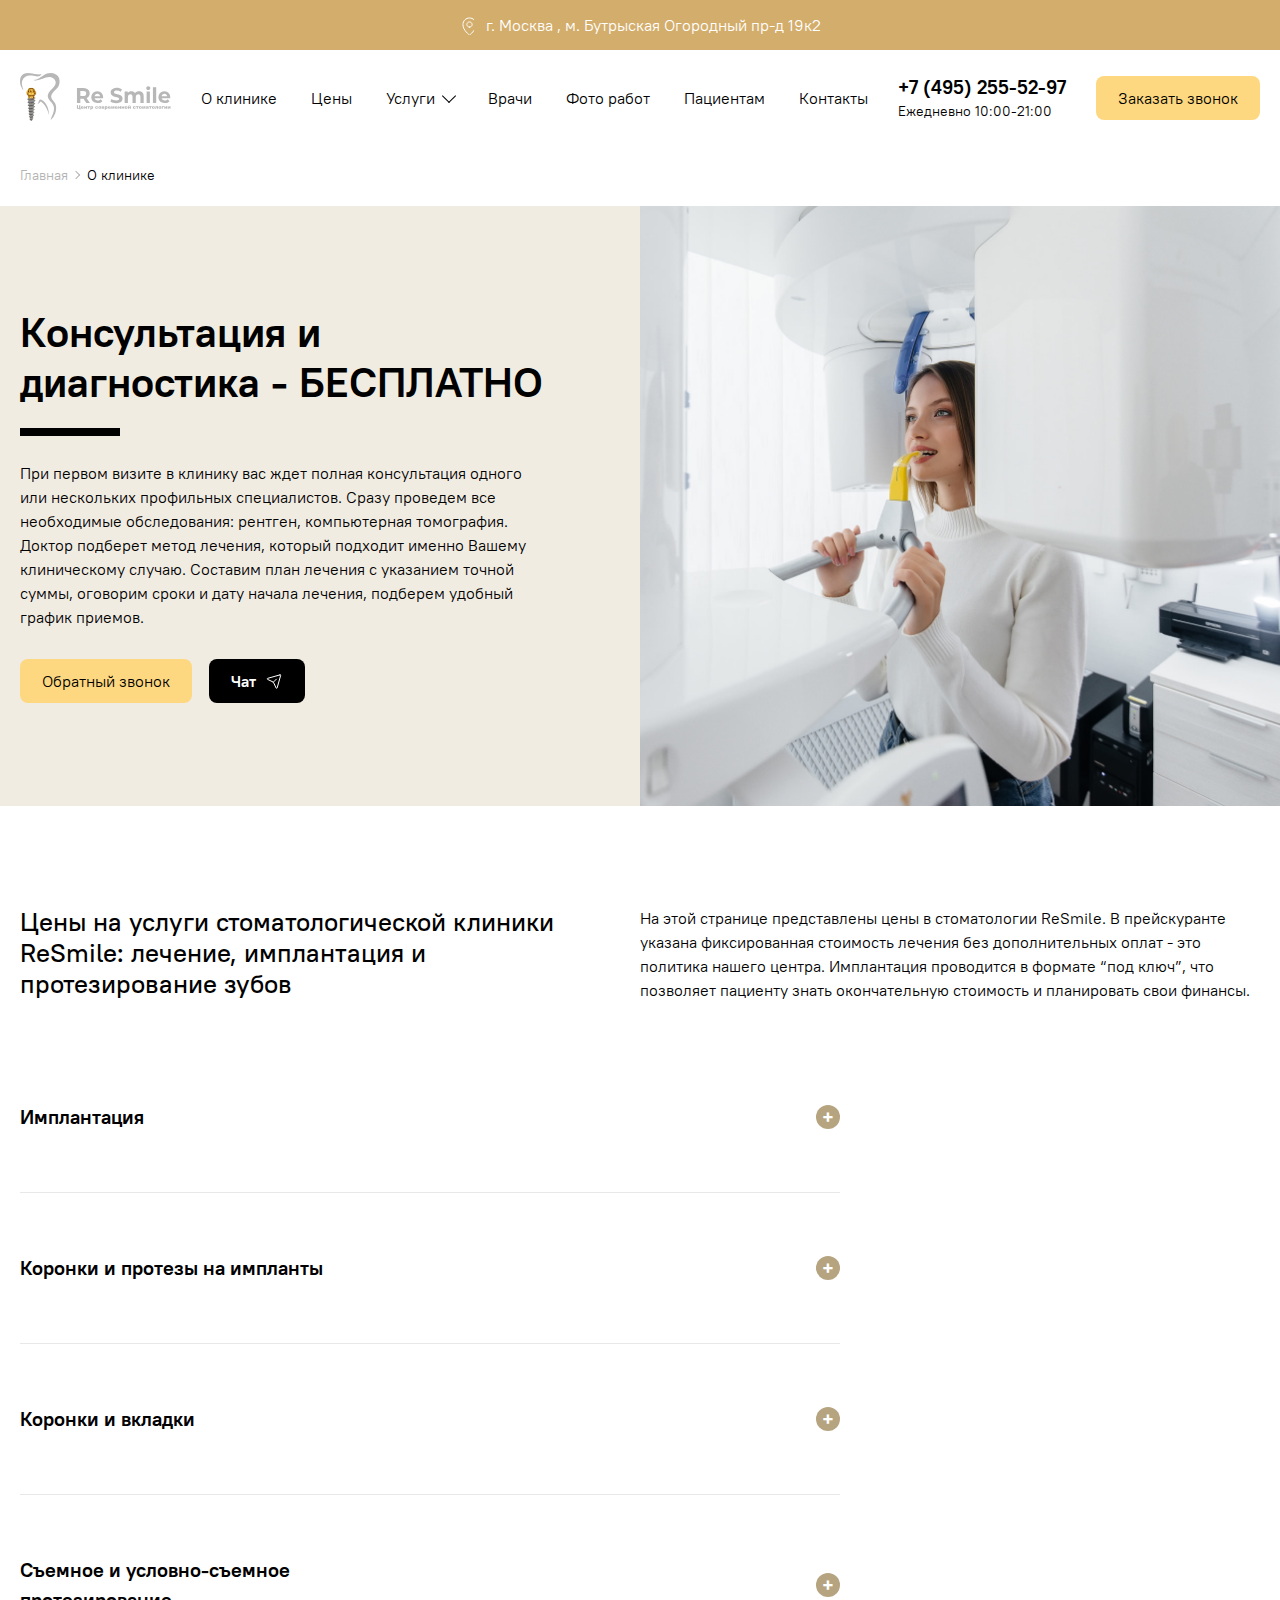
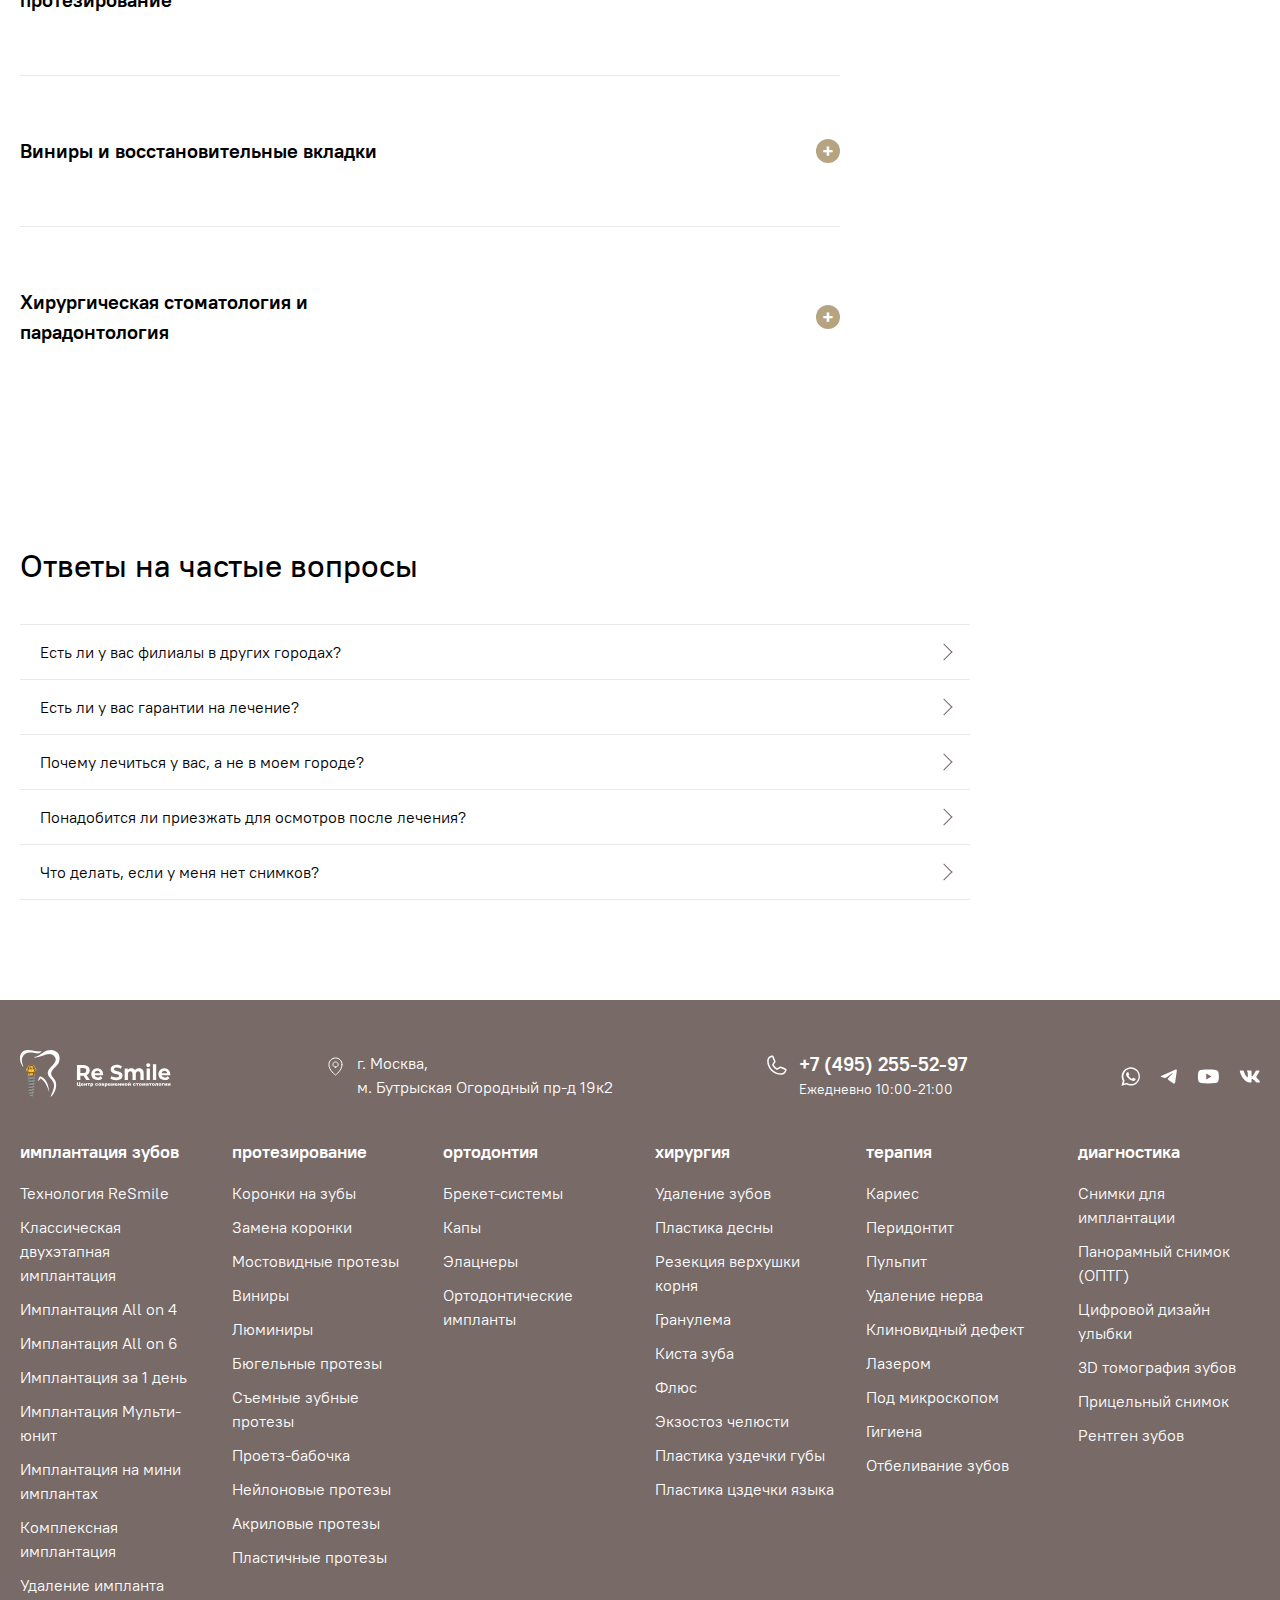
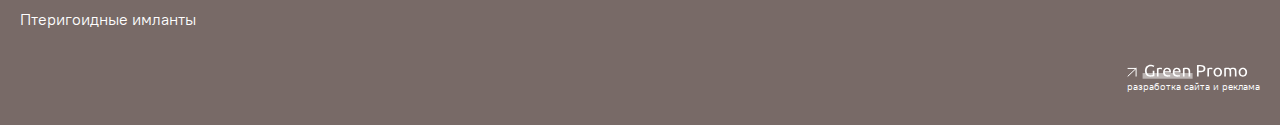
<file: price.html>
<!DOCTYPE html>
<html lang="ru">
  <head>
    <meta charset="utf-8">
    <meta name="viewport" content="width=device-width, initial-scale=1, shrink-to-fit=no">
    <meta name="format-detection" content="telephone=no">
    <title>Цены</title>
    <meta name="description" content="Описание страницы цены">
    <meta name="keywords" content="Ключи страницы цены">
    <link rel="shortcut icon" href="img/favicon.ico" type="image/x-icon">
    <link rel="stylesheet" href="css/libs/tiny-slider.css">
    <link rel="stylesheet" href="css/libs/fancybox.css">
    <link rel="stylesheet" href="css/libs/twentytwenty.css">
    <link rel="stylesheet" href="css/style.min.css">
  </head>
  <body>
    <div class="top">
      <div class="container">
        <div class="top__item">
          <svg width="15" height="19" viewBox="0 0 15 19" fill="none" xmlns="http://www.w3.org/2000/svg">
            <use xlink:href="#svg-address"></use>
          </svg>г. Москва , м. Бутрыская Огородный пр-д 19к2
        </div>
      </div>
    </div>
    <header class="header">
      <div class="container header__cols"><a class="header__col logo _logo" href="index.html"><span class="logo__icon">
            <svg width="40" height="49" viewBox="0 0 40 49" fill="none" xmlns="http://www.w3.org/2000/svg" xmlns:xlink="http://www.w3.org/1999/xlink">
              <use xlink:href="#svg-logo"></use>
            </svg>
            <picture>
              <source type="image/webp" srcset="img/logo@2x.webp 2x, img/logo.webp 2x">
              <source type="image/png" srcset="img/logo@2x.png 2x, img/logo.png 2x"><img class="logo__img" src="img/logo.png" alt="" width="12" height="35">
            </picture></span>
          <svg class="logo__text" width="95" height="24" viewBox="0 0 95 24" fill="none" xmlns="http://www.w3.org/2000/svg">
            <use xlink:href="#svg-logo-text"></use>
          </svg></a>
        <div class="header__col header__mobile"><a class="header__mobile-phone" href="tel:+74952555297">
            <svg width="20" height="20" viewBox="0 0 20 20" fill="none" xmlns="http://www.w3.org/2000/svg">
              <use xlink:href="#svg-phone"></use>
            </svg></a>
          <button class="button header__mobile-button _yellow" type="button" data-fancybox data-src="#modal-order">Записаться</button>
          <button class="header__mobile-burger" type="button"><span></span><span></span><span></span></button>
        </div>
        <nav class="header__col nav _nav">
          <!-- Класс _active у активного li-->
          <ul>
            <li><a href="about.html">О клинике</a></li>
            <li><a href="price.html">Цены</a></li>
            <li class="_parent"><a href="#nav-services">Услуги</a></li>
            <li><a href="doctors.html">Врачи</a></li>
            <li><a href="projects.html">Фото работ</a></li>
            <li><a href="articles.html">Пациентам</a></li>
            <li><a href="contacts.html">Контакты</a></li>
          </ul>
        </nav>
        <div class="header__col header__contacts _contacts"><a class="header__phone" href="tel:+74952555297">+7 (495) 255-52-97</a>
          <div class="header__schedule">Ежедневно 10:00-21:00</div>
        </div>
        <div class="header__col _callback">
          <button class="header__callback button _yellow" type="button" data-fancybox data-src="#modal-order">Заказать звонок</button>
        </div>
      </div>
      <div class="nav-slide" id="nav-services">
        <div class="container">
          <!-- Класс _active у активного li-->
          <ul class="nav-slide__list">
            <li class="_parent"><a href="service.html">Имплантация зубов</a>
              <ul>
                <li>
                  <ul>
                    <li><a href="service.html">Базальная имплантация</a></li>
                    <li><a href="service.html">Имплантация с немедленной нагрузкой</a></li>
                    <li><a href="service.html">Экспресс-имплантация</a></li>
                    <li><a href="service.html">Зубные мини импланты</a></li>
                    <li><a href="service.html">Имплантация последнего поколения</a></li>
                    <li><a href="service.html">Безоперационная имплантацяи</a></li>
                    <li><a href="service.html">Дентальная имплантация</a></li>
                    <li><a href="service.html">Балочные протезы</a></li>
                  </ul>
                </li>
                <li>
                  <ul class="_strong">
                    <li><a href="service.html">Классическая двухэтапная имплантация</a></li>
                    <li><a href="service.html">Имплантация зубов all-on-4</a></li>
                    <li><a href="service.html">Имплантация зубов All-on-6</a></li>
                  </ul>
                </li>
                <li>
                  <ul>
                    <li><a href="service.html">Трансгингивальная имплантация</a></li>
                    <li><a href="service.html">Комбинированная имплантация</a></li>
                    <li><a href="service.html">Имплантация Мульти-юнит</a></li>
                  </ul>
                </li>
                <li>
                  <ul>
                    <li><a href="service.html">Имплантация под ключ</a></li>
                    <li><a href="service.html">Подготовка к имплантации</a></li>
                    <li><a href="service.html">Компрессионные импланты</a></li>
                  </ul>
                </li>
                <li>
                  <ul class="_strong">
                    <li><a href="service.html">Синус-лифтинг</a></li>
                  </ul>
                </li>
                <li>
                  <ul>
                    <li><a href="service.html">Имплантация 1 зуба</a></li>
                    <li><a href="service.html">Имплантация 2 зубов</a></li>
                    <li><a href="service.html">Имплантация 3 зубов</a></li>
                  </ul>
                </li>
                <li>
                  <ul>
                    <li><a href="service.html">Имплантация нижних зубов</a></li>
                    <li><a href="service.html">Имплантация передних зубов</a></li>
                    <li><a href="service.html">Имплантация при полном отсутствии зубов</a></li>
                    <li><a href="service.html">Имплантация верхних зубов</a></li>
                    <li><a href="service.html">Имплантация жевательных зубов</a></li>
                  </ul>
                </li>
                <li>
                  <ul>
                    <li><a href="service.html">Имплантация при пародонтозе</a></li>
                    <li><a href="service.html">Имплантация при отсутствии костной ткани</a></li>
                    <li><a href="service.html">Имплантация при неправильном прикусе</a></li>
                  </ul>
                </li>
                <li>
                  <ul>
                    <li><a href="service.html">Скуловая имплантация</a></li>
                  </ul>
                </li>
              </ul>
            </li>
            <li><a href="service.html">Протезирование зубов</a></li>
            <li><a href="service.html">Хирургия</a></li>
            <li><a href="service.html">Ортодонтия</a></li>
            <li><a href="service.html">Диагностика</a></li>
            <li><a href="service.html">Терапия</a></li>
          </ul>
        </div>
      </div>
      <div class="nav-slide__overlay"></div>
      <div class="nav-mobile _main">
        <button class="nav-mobile__close" type="button"></button>
        <div class="container nav-mobile__content">
          <!--Класс _active у активного li-->
          <ul class="nav-mobile__list">
            <li><a href="about.html">О клинике</a></li>
            <li><a href="price.html">Цены</a></li>
            <li class="_parent"><a href="service.html">Услуги</a><span></span>
              <ul>
                <li class="_parent"><a href="service.html">Имплантация зубов</a><span data-src="#nav-mobile-service-1"></span></li>
                <li class="_parent"><a href="service.html">Протезирование</a><span data-src="#nav-mobile-service-2"></span></li>
                <li class="_parent"><a href="service.html">Ортодонтия</a><span data-src="#nav-mobile-service-3"></span></li>
                <li class="_parent"><a href="service.html">Хирургия</a><span data-src="#nav-mobile-service-4"></span></li>
                <li class="_parent"><a href="service.html">Терапия</a><span data-src="#nav-mobile-service-5"></span></li>
                <li class="_parent"><a href="service.html">Диагностика</a><span data-src="#nav-mobile-service-6"></span></li>
              </ul>
            </li>
            <li><a href="doctors.html">Врачи</a></li>
            <li><a href="projects.html">Фото работ</a></li>
            <li><a href="articles.html">Пациентам</a></li>
            <li><a href="contacts.html">Контакты</a></li>
          </ul>
          <div class="nav-mobile__contacts"><a class="nav-mobile__phone" href="tel:+74952555297">+7 (495) 255-52-97</a>
            <div class="nav-mobile__item nav-mobile__schedule">
              <svg width="20" height="20" viewBox="0 0 20 20" fill="none" xmlns="http://www.w3.org/2000/svg">
                <use xlink:href="#svg-schedule"></use>
              </svg>Ежедневно 10:00-21:00
            </div>
            <div class="nav-mobile__item">
              <svg width="21" height="21" viewBox="0 0 21 21" fill="none" xmlns="http://www.w3.org/2000/svg">
                <use xlink:href="#svg-address"></use>
              </svg>г. Москва , м. Бутрыская Огородный пр-д 19к2
            </div>
          </div>
        </div>
      </div>
      <div class="nav-mobile" id="nav-mobile-service-1">
        <button class="nav-mobile__close _back" type="button">
          <svg width="24" height="25" viewBox="0 0 24 25" fill="none" xmlns="http://www.w3.org/2000/svg">
            <use xlink:href="#svg-back"></use>
          </svg>
        </button>
        <div class="container nav-mobile__content">
          <div class="nav-mobile__title">Имплантация зубов</div>
          <ul class="nav-mobile__list _sub">
            <li><a href="service.html">Технология ReSmile</a></li>
            <li><a href="service.html">Классическая двухэтапная имплантация</a></li>
            <li><a href="service.html">Имплантация All on 4</a></li>
            <li><a href="service.html">Имплантация All on 6</a></li>
            <li><a href="service.html">Имплантация за 1 день</a></li>
            <li><a href="service.html">Имплантация Мульти-юнит</a></li>
            <li><a href="service.html">Имплантация на мини имплантах</a></li>
            <li><a href="service.html">Комплексная имплантация</a></li>
            <li><a href="service.html">Удаление импланта</a></li>
            <li><a href="service.html">Птеригоидные имланты</a></li>
          </ul>
        </div>
      </div>
      <div class="nav-mobile" id="nav-mobile-service-2">
        <button class="nav-mobile__close _back" type="button">
          <svg width="24" height="25" viewBox="0 0 24 25" fill="none" xmlns="http://www.w3.org/2000/svg">
            <use xlink:href="#svg-back"></use>
          </svg>
        </button>
        <div class="container nav-mobile__content">
          <div class="nav-mobile__title">Протезирование</div>
          <ul class="nav-mobile__list _sub">
            <li><a href="service.html">Подкатегория протезирования</a></li>
          </ul>
        </div>
      </div>
      <div class="nav-mobile" id="nav-mobile-service-3">
        <button class="nav-mobile__close _back" type="button">
          <svg width="24" height="25" viewBox="0 0 24 25" fill="none" xmlns="http://www.w3.org/2000/svg">
            <use xlink:href="#svg-back"></use>
          </svg>
        </button>
        <div class="container nav-mobile__content">
          <div class="nav-mobile__title">Ортодонтия</div>
          <ul class="nav-mobile__list _sub">
            <li><a href="service.html">Подкатегория ортодонтии</a></li>
          </ul>
        </div>
      </div>
      <div class="nav-mobile" id="nav-mobile-service-4">
        <button class="nav-mobile__close _back" type="button">
          <svg width="24" height="25" viewBox="0 0 24 25" fill="none" xmlns="http://www.w3.org/2000/svg">
            <use xlink:href="#svg-back"></use>
          </svg>
        </button>
        <div class="container nav-mobile__content">
          <div class="nav-mobile__title">Хирургия</div>
          <ul class="nav-mobile__list _sub">
            <li><a href="service.html">Подкатегория хирургии</a></li>
          </ul>
        </div>
      </div>
      <div class="nav-mobile" id="nav-mobile-service-5">
        <button class="nav-mobile__close _back" type="button">
          <svg width="24" height="25" viewBox="0 0 24 25" fill="none" xmlns="http://www.w3.org/2000/svg">
            <use xlink:href="#svg-back"></use>
          </svg>
        </button>
        <div class="container nav-mobile__content">
          <div class="nav-mobile__title">Терапия</div>
          <ul class="nav-mobile__list _sub">
            <li><a href="service.html">Подкатегория терапии</a></li>
          </ul>
        </div>
      </div>
      <div class="nav-mobile" id="nav-mobile-service-6">
        <button class="nav-mobile__close _back" type="button">
          <svg width="24" height="25" viewBox="0 0 24 25" fill="none" xmlns="http://www.w3.org/2000/svg">
            <use xlink:href="#svg-back"></use>
          </svg>
        </button>
        <div class="container nav-mobile__content">
          <div class="nav-mobile__title">Диагностика</div>
          <ul class="nav-mobile__list _sub">
            <li><a href="service.html">Подкатегория диагностики</a></li>
          </ul>
        </div>
      </div>
    </header>
    <main class="main _inner">
      <div class="breadcrumbs">
        <div class="container">
          <ul class="breadcrumbs__list">
            <li>Главная</li>
            <li><a href="#">О клинике</a></li>
          </ul>
        </div>
      </div>
      <section class="intro">
        <div class="intro__img" style="background: url('img/tmp/intro-price@2x.jpg') no-repeat center center; background-size: cover;"></div>
        <div class="container">
          <div class="intro__wrapper">
            <h1 class="intro__title">Консультация и диагностика - БЕСПЛАТНО</h1>
            <div class="intro__text">При первом визите в клинику вас ждет полная консультация одного или нескольких профильных специалистов. Сразу проведем все необходимые обследования: рентген, компьютерная томография. Доктор подберет метод лечения, который подходит именно Вашему клиническому случаю. Составим план лечения с указанием точной суммы, оговорим сроки и дату начала лечения, подберем удобный график приемов.</div>
            <div class="intro__controls">
              <button class="button intro__control _yellow" type="button" data-fancybox data-src="#modal-order">Обратный звонок</button><a class="button intro__control _black" href="tg://resolve?domain=" target="_blank" rel="nofollow">Чат
                <svg width="17" height="18" viewBox="0 0 17 18" fill="none" xmlns="http://www.w3.org/2000/svg">
                  <use xlink:href="#svg-telegram"></use>
                </svg></a>
            </div>
          </div>
        </div>
      </section>
      <section class="section price-text _big-padding">
        <div class="container">
          <div class="price-text__cols">
            <div class="price-text__col">
              <h3 class="price-text__title">Цены на услуги стоматологической клиники  ReSmile: лечение, имплантация и протезирование зубов</h3>
            </div>
            <div class="price-text__col">
              <p>На этой странице представлены цены в стоматологии ReSmile. В прейскуранте указана фиксированная стоимость лечения без дополнительных оплат - это политика нашего центра. Имплантация проводится в формате “под ключ”, что позволяет пациенту знать окончательную стоимость и планировать свои финансы. </p>
            </div>
          </div>
        </div>
      </section>
      <div class="section price _big-padding _pt0">
        <div class="container">
          <div class="price__wrapper">
            <div class="price__item">
              <button class="price__button"><span class="price__button-text">Имплантация</span><span class="price__circle"></span></button>
              <div class="price__rows">
                <div class="price__row">
                  <div class="price__row-text">
                    <div class="price__row-title">Применение обогащенной тромбоцитами аутоплазмы (плазмолифтинг)</div>
                    <div class="price__row-controls"><a class="price__row-control" href="#">Подробнее о методе</a><a class="price__row-control" href="#">Что входит в стоимость?</a></div>
                  </div>
                  <div class="price__row-price">4 000</div>
                </div>
                <div class="price__row">
                  <div class="price__row-text">
                    <div class="price__row-title">Удаление классического импланта, установленного в другой клинике</div>
                    <div class="price__row-controls"><a class="price__row-control" href="#">Что входит в стоимость?</a></div>
                  </div>
                  <div class="price__row-price">7 000</div>
                </div>
                <div class="price__row">
                  <div class="price__row-text">
                    <div class="price__row-title">Синус-лифтинг в зоне одного зуба (без учета стоимости материала)</div>
                    <div class="price__row-controls"><a class="price__row-control" href="#">Подробнее о методе</a><a class="price__row-control" href="#">Что входит в стоимость?</a></div>
                  </div>
                  <div class="price__row-price">10 000</div>
                </div>
              </div>
            </div>
            <div class="price__item">
              <button class="price__button"><span class="price__button-text">Коронки и протезы на импланты</span><span class="price__circle"></span></button>
              <div class="price__rows">
                <div class="price__row">
                  <div class="price__row-text">
                    <div class="price__row-title">Применение обогащенной тромбоцитами аутоплазмы (плазмолифтинг)</div>
                    <div class="price__row-controls"><a class="price__row-control" href="#">Подробнее о методе</a><a class="price__row-control" href="#">Что входит в стоимость?</a></div>
                  </div>
                  <div class="price__row-price">4 000</div>
                </div>
                <div class="price__row">
                  <div class="price__row-text">
                    <div class="price__row-title">Удаление классического импланта, установленного в другой клинике</div>
                    <div class="price__row-controls"><a class="price__row-control" href="#">Что входит в стоимость?</a></div>
                  </div>
                  <div class="price__row-price">7 000</div>
                </div>
                <div class="price__row">
                  <div class="price__row-text">
                    <div class="price__row-title">Синус-лифтинг в зоне одного зуба (без учета стоимости материала)</div>
                    <div class="price__row-controls"><a class="price__row-control" href="#">Подробнее о методе</a><a class="price__row-control" href="#">Что входит в стоимость?</a></div>
                  </div>
                  <div class="price__row-price">10 000</div>
                </div>
              </div>
            </div>
            <div class="price__item">
              <button class="price__button"><span class="price__button-text">Коронки и вкладки</span><span class="price__circle"></span></button>
              <div class="price__rows">
                <div class="price__row">
                  <div class="price__row-text">
                    <div class="price__row-title">Применение обогащенной тромбоцитами аутоплазмы (плазмолифтинг)</div>
                    <div class="price__row-controls"><a class="price__row-control" href="#">Подробнее о методе</a><a class="price__row-control" href="#">Что входит в стоимость?</a></div>
                  </div>
                  <div class="price__row-price">4 000</div>
                </div>
                <div class="price__row">
                  <div class="price__row-text">
                    <div class="price__row-title">Удаление классического импланта, установленного в другой клинике</div>
                    <div class="price__row-controls"><a class="price__row-control" href="#">Что входит в стоимость?</a></div>
                  </div>
                  <div class="price__row-price">7 000</div>
                </div>
                <div class="price__row">
                  <div class="price__row-text">
                    <div class="price__row-title">Синус-лифтинг в зоне одного зуба (без учета стоимости материала)</div>
                    <div class="price__row-controls"><a class="price__row-control" href="#">Подробнее о методе</a><a class="price__row-control" href="#">Что входит в стоимость?</a></div>
                  </div>
                  <div class="price__row-price">10 000</div>
                </div>
              </div>
            </div>
            <div class="price__item">
              <button class="price__button"><span class="price__button-text">Съемное и условно-съемное протезирование</span><span class="price__circle"></span></button>
              <div class="price__rows">
                <div class="price__row">
                  <div class="price__row-text">
                    <div class="price__row-title">Применение обогащенной тромбоцитами аутоплазмы (плазмолифтинг)</div>
                    <div class="price__row-controls"><a class="price__row-control" href="#">Подробнее о методе</a><a class="price__row-control" href="#">Что входит в стоимость?</a></div>
                  </div>
                  <div class="price__row-price">4 000</div>
                </div>
                <div class="price__row">
                  <div class="price__row-text">
                    <div class="price__row-title">Удаление классического импланта, установленного в другой клинике</div>
                    <div class="price__row-controls"><a class="price__row-control" href="#">Что входит в стоимость?</a></div>
                  </div>
                  <div class="price__row-price">7 000</div>
                </div>
                <div class="price__row">
                  <div class="price__row-text">
                    <div class="price__row-title">Синус-лифтинг в зоне одного зуба (без учета стоимости материала)</div>
                    <div class="price__row-controls"><a class="price__row-control" href="#">Подробнее о методе</a><a class="price__row-control" href="#">Что входит в стоимость?</a></div>
                  </div>
                  <div class="price__row-price">10 000</div>
                </div>
              </div>
            </div>
            <div class="price__item">
              <button class="price__button"><span class="price__button-text">Виниры и восстановительные вкладки</span><span class="price__circle"></span></button>
              <div class="price__rows">
                <div class="price__row">
                  <div class="price__row-text">
                    <div class="price__row-title">Применение обогащенной тромбоцитами аутоплазмы (плазмолифтинг)</div>
                    <div class="price__row-controls"><a class="price__row-control" href="#">Подробнее о методе</a><a class="price__row-control" href="#">Что входит в стоимость?</a></div>
                  </div>
                  <div class="price__row-price">4 000</div>
                </div>
                <div class="price__row">
                  <div class="price__row-text">
                    <div class="price__row-title">Удаление классического импланта, установленного в другой клинике</div>
                    <div class="price__row-controls"><a class="price__row-control" href="#">Что входит в стоимость?</a></div>
                  </div>
                  <div class="price__row-price">7 000</div>
                </div>
                <div class="price__row">
                  <div class="price__row-text">
                    <div class="price__row-title">Синус-лифтинг в зоне одного зуба (без учета стоимости материала)</div>
                    <div class="price__row-controls"><a class="price__row-control" href="#">Подробнее о методе</a><a class="price__row-control" href="#">Что входит в стоимость?</a></div>
                  </div>
                  <div class="price__row-price">10 000</div>
                </div>
              </div>
            </div>
            <div class="price__item">
              <button class="price__button"><span class="price__button-text">Хирургическая стоматология и парадонтология</span><span class="price__circle"></span></button>
              <div class="price__rows">
                <div class="price__row">
                  <div class="price__row-text">
                    <div class="price__row-title">Применение обогащенной тромбоцитами аутоплазмы (плазмолифтинг)</div>
                    <div class="price__row-controls"><a class="price__row-control" href="#">Подробнее о методе</a><a class="price__row-control" href="#">Что входит в стоимость?</a></div>
                  </div>
                  <div class="price__row-price">4 000</div>
                </div>
                <div class="price__row">
                  <div class="price__row-text">
                    <div class="price__row-title">Удаление классического импланта, установленного в другой клинике</div>
                    <div class="price__row-controls"><a class="price__row-control" href="#">Что входит в стоимость?</a></div>
                  </div>
                  <div class="price__row-price">7 000</div>
                </div>
                <div class="price__row">
                  <div class="price__row-text">
                    <div class="price__row-title">Синус-лифтинг в зоне одного зуба (без учета стоимости материала)</div>
                    <div class="price__row-controls"><a class="price__row-control" href="#">Подробнее о методе</a><a class="price__row-control" href="#">Что входит в стоимость?</a></div>
                  </div>
                  <div class="price__row-price">10 000</div>
                </div>
              </div>
            </div>
          </div>
        </div>
      </div>
      <section class="section faq _big-padding">
        <div class="container">
          <h3 class="section__subtitle _left">Ответы на частые вопросы</h3>
          <div class="faq__items">
            <div class="faq__item">
              <button class="faq__button" type="button">Есть ли у вас филиалы в других городах?</button>
              <div class="faq__text">На данный момент у нас только 2 филиала в городе Москва - на м. Бутырская и м. Пролетарская. Если вы из другого города, вы всегда можете бесплатно проконсультироваться онлайн, отправить нам снимки и результаты обследований. Если вас устроит предварительный план лечения и стоимость - мы поможем приехать в Москву на лечение и постараемся провести его в максимально комфортные сроки.</div>
            </div>
            <div class="faq__item">
              <button class="faq__button" type="button">Есть ли у вас гарантии на лечение?</button>
              <div class="faq__text">На данный момент у нас только 2 филиала в городе Москва - на м. Бутырская и м. Пролетарская. Если вы из другого города, вы всегда можете бесплатно проконсультироваться онлайн, отправить нам снимки и результаты обследований. Если вас устроит предварительный план лечения и стоимость - мы поможем приехать в Москву на лечение и постараемся провести его в максимально комфортные сроки.</div>
            </div>
            <div class="faq__item">
              <button class="faq__button" type="button">Почему лечиться у вас, а не в моем городе?</button>
              <div class="faq__text">На данный момент у нас только 2 филиала в городе Москва - на м. Бутырская и м. Пролетарская. Если вы из другого города, вы всегда можете бесплатно проконсультироваться онлайн, отправить нам снимки и результаты обследований. Если вас устроит предварительный план лечения и стоимость - мы поможем приехать в Москву на лечение и постараемся провести его в максимально комфортные сроки.</div>
            </div>
            <div class="faq__item">
              <button class="faq__button" type="button">Понадобится ли приезжать для осмотров после лечения?</button>
              <div class="faq__text">На данный момент у нас только 2 филиала в городе Москва - на м. Бутырская и м. Пролетарская. Если вы из другого города, вы всегда можете бесплатно проконсультироваться онлайн, отправить нам снимки и результаты обследований. Если вас устроит предварительный план лечения и стоимость - мы поможем приехать в Москву на лечение и постараемся провести его в максимально комфортные сроки.</div>
            </div>
            <div class="faq__item">
              <button class="faq__button" type="button">Что делать, если у меня нет снимков?</button>
              <div class="faq__text">На данный момент у нас только 2 филиала в городе Москва - на м. Бутырская и м. Пролетарская. Если вы из другого города, вы всегда можете бесплатно проконсультироваться онлайн, отправить нам снимки и результаты обследований. Если вас устроит предварительный план лечения и стоимость - мы поможем приехать в Москву на лечение и постараемся провести его в максимально комфортные сроки.</div>
            </div>
          </div>
        </div>
      </section>
    </main>
    <footer class="footer">
      <div class="container">
        <div class="footer__top">
          <div class="footer__top-col _logo"><a class="footer__logo logo _white" href="index.html"><span class="logo__icon">
                <svg width="40" height="49" viewBox="0 0 40 49" fill="none" xmlns="http://www.w3.org/2000/svg" xmlns:xlink="http://www.w3.org/1999/xlink">
                  <use xlink:href="#svg-logo"></use>
                </svg>
                <picture>
                  <source type="image/webp" srcset="img/logo@2x.webp 2x, img/logo.webp 2x">
                  <source type="image/png" srcset="img/logo@2x.png 2x, img/logo.png 2x"><img class="logo__img" src="img/logo.png" alt="" width="12" height="35">
                </picture></span>
              <svg class="logo__text" width="95" height="24" viewBox="0 0 95 24" fill="none" xmlns="http://www.w3.org/2000/svg">
                <use xlink:href="#svg-logo-text"></use>
              </svg></a></div>
          <div class="footer__top-col _address">
            <div class="footer__item">
              <svg width="22" height="22" viewBox="0 0 22 22" fill="none" xmlns="http://www.w3.org/2000/svg">
                <use xlink:href="#svg-address"></use>
              </svg>
              <div class="footer__item-content">г. Москва, <br>м. Бутрыская Огородный пр-д 19к2</div>
            </div>
          </div>
          <div class="footer__top-col _phone">
            <div class="footer__item">
              <svg width="22" height="22" viewBox="0 0 22 22" fill="none" xmlns="http://www.w3.org/2000/svg">
                <use xlink:href="#svg-phone"></use>
              </svg>
              <div class="footer__item-content"><a class="footer__phone" href="tel:+74952555297">+7 (495) 255-52-97</a>
                <div class="footer__schedule">Ежедневно 10:00-21:00</div>
              </div>
            </div>
          </div>
          <div class="footer__top-col _socials">
            <div class="footer__socials"><a href="https://api.whatsapp.com/send?phone=" target="_blank" rel="nofollow">
                <svg width="19" height="19" viewBox="0 0 19 19" fill="none" xmlns="http://www.w3.org/2000/svg">
                  <use xlink:href="#svg-whatsapp"></use>
                </svg></a><a href="tg://resolve?domain=" target="_blank" rel="nofollow">
                <svg width="17" height="15" viewBox="0 0 17 15" fill="none" xmlns="http://www.w3.org/2000/svg">
                  <use xlink:href="#svg-telegram-footer"></use>
                </svg></a><a href="https://youtube.com/" target="_blank" rel="nofollow">
                <svg width="22" height="15" viewBox="0 0 22 15" fill="none" xmlns="http://www.w3.org/2000/svg">
                  <use xlink:href="#svg-youtube"></use>
                </svg></a><a href="https://vk.com/" target="_blank" rel="nofollow">
                <svg width="21" height="13" viewBox="0 0 21 13" fill="none" xmlns="http://www.w3.org/2000/svg">
                  <use xlink:href="#svg-vk"></use>
                </svg></a></div>
          </div>
        </div>
        <div class="footer__middle">
          <div class="footer__middle-col">
            <div class="footer__title"><a class="footer__title-link" href="service.html">имплантация зубов</a><span></span></div>
            <ul class="footer__list">
              <li><a href="service.html">Технология ReSmile</a></li>
              <li><a href="service.html">Классическая двухэтапная имплантация</a></li>
              <li><a href="service.html">Имплантация All on 4</a></li>
              <li><a href="service.html">Имплантация  All on 6</a></li>
              <li><a href="service.html">Имплантация за 1 день</a></li>
              <li><a href="service.html">Имплантация Мульти-юнит</a></li>
              <li><a href="service.html">Имплантация на мини имплантах</a></li>
              <li><a href="service.html">Комплексная имплантация</a></li>
              <li><a href="service.html">Удаление импланта</a></li>
              <li><a href="service.html">Птеригоидные имланты</a></li>
            </ul>
          </div>
          <div class="footer__middle-col">
            <div class="footer__title"><a class="footer__title-link" href="service.html">протезирование</a><span></span></div>
            <ul class="footer__list">
              <li><a href="service.html">Коронки на зубы</a></li>
              <li><a href="service.html">Замена коронки</a></li>
              <li><a href="service.html">Мостовидные протезы</a></li>
              <li><a href="service.html">Виниры</a></li>
              <li><a href="service.html">Люминиры</a></li>
              <li><a href="service.html">Бюгельные протезы</a></li>
              <li><a href="service.html">Съемные зубные протезы</a></li>
              <li><a href="service.html">Проетз-бабочка</a></li>
              <li><a href="service.html">Нейлоновые протезы</a></li>
              <li><a href="service.html">Акриловые протезы</a></li>
              <li><a href="service.html">Пластичные протезы</a></li>
            </ul>
          </div>
          <div class="footer__middle-col">
            <div class="footer__title"><a class="footer__title-link" href="service.html">ортодонтия</a><span></span></div>
            <ul class="footer__list">
              <li><a href="service.html">Брекет-системы</a></li>
              <li><a href="service.html">Капы</a></li>
              <li><a href="service.html">Элацнеры</a></li>
              <li><a href="service.html">Ортодонтические импланты</a></li>
            </ul>
          </div>
          <div class="footer__middle-col">
            <div class="footer__title"><a class="footer__title-link" href="service.html">хирургия</a><span></span></div>
            <ul class="footer__list">
              <li><a href="service.html">Удаление зубов</a></li>
              <li><a href="service.html">Пластика десны</a></li>
              <li><a href="service.html">Резекция верхушки корня</a></li>
              <li><a href="service.html">Гранулема</a></li>
              <li><a href="service.html">Киста зуба</a></li>
              <li><a href="service.html">Флюс</a></li>
              <li><a href="service.html">Экзостоз челюсти</a></li>
              <li><a href="service.html">Пластика уздечки губы</a></li>
              <li><a href="service.html">Пластика цздечки языка</a></li>
            </ul>
          </div>
          <div class="footer__middle-col">
            <div class="footer__title"><a class="footer__title-link" href="service.html">терапия</a><span></span></div>
            <ul class="footer__list">
              <li><a href="service.html">Кариес</a></li>
              <li><a href="service.html">Перидонтит</a></li>
              <li><a href="service.html">Пульпит</a></li>
              <li><a href="service.html">Удаление нерва</a></li>
              <li><a href="service.html">Клиновидный дефект</a></li>
              <li><a href="service.html">Лазером</a></li>
              <li><a href="service.html">Под микроскопом</a></li>
              <li><a href="service.html">Гигиена</a></li>
              <li><a href="service.html">Отбеливание зубов</a></li>
            </ul>
          </div>
          <div class="footer__middle-col">
            <div class="footer__title"><a class="footer__title-link" href="service.html">диагностика</a><span></span></div>
            <ul class="footer__list">
              <li><a href="service.html">Снимки для имплантации</a></li>
              <li><a href="service.html">Панорамный снимок (ОПТГ)</a></li>
              <li><a href="service.html">Цифровой дизайн улыбки</a></li>
              <li><a href="service.html">3D томография зубов</a></li>
              <li><a href="service.html">Прицельный снимок</a></li>
              <li><a href="service.html">Рентген зубов</a></li>
            </ul>
          </div>
        </div>
        <div class="footer__bottom">
          <div class="footer__bottom-col _socials">
            <div class="footer__socials"><a href="https://api.whatsapp.com/send?phone=" target="_blank" rel="nofollow">
                <svg width="19" height="19" viewBox="0 0 19 19" fill="none" xmlns="http://www.w3.org/2000/svg">
                  <use xlink:href="#svg-whatsapp"></use>
                </svg></a><a href="tg://resolve?domain=" target="_blank" rel="nofollow">
                <svg width="17" height="15" viewBox="0 0 17 15" fill="none" xmlns="http://www.w3.org/2000/svg">
                  <use xlink:href="#svg-telegram-footer"></use>
                </svg></a><a href="https://youtube.com/" target="_blank" rel="nofollow">
                <svg width="22" height="15" viewBox="0 0 22 15" fill="none" xmlns="http://www.w3.org/2000/svg">
                  <use xlink:href="#svg-youtube"></use>
                </svg></a><a href="https://vk.com/" target="_blank" rel="nofollow">
                <svg width="21" height="13" viewBox="0 0 21 13" fill="none" xmlns="http://www.w3.org/2000/svg">
                  <use xlink:href="#svg-vk"></use>
                </svg></a></div>
          </div>
          <div class="footer__bottom-col"><a class="footer__development" href="#" target="_blank" rel="nofollow">
              <svg width="121" height="19" viewBox="0 0 121 19" fill="none" xmlns="http://www.w3.org/2000/svg">
                <use xlink:href="#svg-green-promo"></use>
              </svg>разработка сайта и реклама</a></div>
        </div>
      </div>
    </footer>
    <svg class="svg">
      <symbol id="svg-address">
        <path d="M10.5 11.1562C11.9497 11.1562 13.125 9.981 13.125 8.53125C13.125 7.0815 11.9497 5.90625 10.5 5.90625C9.05025 5.90625 7.875 7.0815 7.875 8.53125C7.875 9.981 9.05025 11.1562 10.5 11.1562Z" stroke-linecap="round" stroke-linejoin="round"></path>
        <path d="M17.0625 8.53125C17.0625 14.4375 10.5 19.0312 10.5 19.0312C10.5 19.0312 3.9375 14.4375 3.9375 8.53125C3.9375 6.79077 4.6289 5.12157 5.85961 3.89086C7.09032 2.66015 8.75952 1.96875 10.5 1.96875C12.2405 1.96875 13.9097 2.66015 15.1404 3.89086C16.3711 5.12157 17.0625 6.79077 17.0625 8.53125V8.53125Z" stroke-linecap="round" stroke-linejoin="round"></path>
      </symbol>
      <symbol id="svg-logo">
        <path d="M3.37715 16.9284C2.83956 15.0513 2.16243 13.3505 1.93002 11.3894C1.77689 10.0904 1.84422 8.75409 2.31719 7.52923C4.04451 3.06296 7.78696 1.81229 12.1767 2.59684C15.5222 3.19472 19.2386 4.73637 21.6392 1.31817C19.9521 1.33245 18.3513 1.49166 16.6587 1.24625C12.6915 0.67198 7.94552 -0.972331 4.04234 0.798803C-0.743239 2.97072 -0.777992 9.82797 1.34953 13.9072C1.87354 14.9113 2.3856 16.3371 3.37715 16.9284Z"></path>
        <path d="M14.0028 7.02798V7.19269C20.4451 8.74806 27.2523 1.21882 33.2602 5.32163C33.8028 5.7012 34.2848 6.1624 34.6895 6.68924C38.3765 11.4383 31.4243 15.9419 29.0736 19.2777C28.4285 20.1929 27.9876 21.1817 27.8317 22.2973C27.185 26.8717 32.5076 29.176 33.6534 33.2074C35.0983 38.2913 31.9081 42.3925 30.6038 46.9707C34.8719 43.9336 37.5495 35.8301 35.3606 30.8598C34.2789 28.4029 30.9747 26.2683 31.2087 23.3069C31.5552 18.9324 37.2557 16.3251 38.8299 12.3968C39.4767 10.7816 39.7438 8.92539 39.4978 7.19324C39.3018 5.81465 38.9087 4.46956 38.086 3.33309C37.322 2.27513 36.2664 1.45984 35.0891 0.927287C31.4048 -0.734044 26.9374 0.148229 23.6315 2.22956C20.683 4.08524 17.6584 6.85669 14.0028 7.02798Z"></path>
        <path fill-rule="evenodd" clip-rule="evenodd" d="M22.7019 30.0917C25.6755 32.8999 27.7123 37.0933 29.1323 42.1981C28.6142 34.2988 26.099 29.7107 22.2827 27.2807C18.5647 24.9139 19.3857 28.885 17.5862 30.9592C18.3436 30.7742 19.0236 30.3514 19.5285 29.7513C21.093 27.9357 20.5282 28.0384 22.7019 30.0917Z"></path>
      </symbol>
      <symbol id="svg-logo-text">
        <path d="M10.3003 16.927L7.47185 12.7966H4.35014V16.927H0.955566V2.09854H7.30448C8.60361 2.09854 9.73139 2.31754 10.6878 2.75553C11.6442 3.19352 12.381 3.81472 12.8981 4.61912C13.4138 5.42495 13.6717 6.37819 13.6717 7.47886C13.6717 8.57953 13.4098 9.52946 12.8862 10.3286C12.3625 11.1264 11.6187 11.7372 10.6547 12.161L13.9438 16.9248L10.3003 16.927ZM9.44165 5.56194C8.91093 5.11921 8.13572 4.89784 7.11601 4.89784H4.35014V10.0663H7.11601C8.13478 10.0663 8.90999 9.84041 9.44165 9.38867C9.9733 8.93694 10.2387 8.30128 10.2377 7.48171C10.2377 6.64744 9.97237 6.00752 9.44165 5.56194Z"></path>
        <path d="M27.1036 12.161H18.576C18.7118 12.84 19.1022 13.4395 19.6654 13.834C20.2378 14.2441 20.9502 14.4488 21.8025 14.4483C22.3346 14.4582 22.8639 14.3685 23.3637 14.1838C23.8371 13.9939 24.2676 13.7092 24.6296 13.347L26.3687 15.2539C25.3068 16.4826 23.7564 17.0969 21.7174 17.0969C20.446 17.0969 19.3208 16.8462 18.3418 16.3446C17.3629 15.8431 16.6088 15.1475 16.0795 14.2578C15.5488 13.3681 15.2832 12.3584 15.2827 11.2288C15.2827 10.113 15.5448 9.10666 16.0689 8.20982C16.5828 7.32281 17.3296 6.59704 18.2265 6.11301C19.1417 5.6115 20.1649 5.36075 21.2962 5.36075C22.3998 5.36075 23.3984 5.60084 24.292 6.08102C25.1753 6.55131 25.9064 7.26825 26.3982 8.14654C26.9074 9.04385 27.1622 10.0853 27.1627 11.2708C27.165 11.3134 27.1453 11.6102 27.1036 12.161ZM19.4558 8.49636C18.9532 8.91919 18.6459 9.4982 18.5338 10.2334H24.0895C23.977 9.51337 23.6696 8.93767 23.1675 8.50632C22.6654 8.07496 22.0508 7.85976 21.3236 7.86071C20.581 7.86071 19.9584 8.07259 19.4558 8.49636Z"></path>
        <path d="M36.961 16.7044C35.878 16.3863 35.0086 15.9732 34.3527 15.4651L35.5046 12.8812C36.1875 13.3747 36.9445 13.7537 37.7465 14.0039C38.5864 14.2833 39.4644 14.4272 40.3485 14.4305C41.312 14.4305 42.0241 14.2857 42.485 13.9961C42.9459 13.7065 43.1765 13.3216 43.177 12.8414C43.1797 12.6731 43.1443 12.5064 43.0735 12.3541C43.0026 12.2018 42.8983 12.0679 42.7684 11.9626C42.4581 11.709 42.1023 11.5183 41.7206 11.4009C41.2944 11.2587 40.7182 11.1034 39.992 10.9351C39.0627 10.7224 38.1469 10.4536 37.2493 10.1303C36.5396 9.86373 35.9086 9.41888 35.416 8.83762C34.9064 8.24463 34.6515 7.45373 34.6515 6.46493C34.6432 5.63207 34.8842 4.81613 35.3428 4.12424C35.8032 3.42507 36.498 2.87094 37.4273 2.46187C38.3565 2.05279 39.4915 1.84801 40.8324 1.84754C41.7568 1.84658 42.6779 1.96025 43.575 2.18599C44.4028 2.38443 45.1945 2.7134 45.9211 3.1608L44.8718 5.76315C43.5169 4.98671 42.162 4.59849 40.8071 4.59849C39.8572 4.59849 39.1554 4.75374 38.7015 5.06422C38.2477 5.3747 38.0206 5.78425 38.0201 6.29287C38.0201 6.80148 38.2822 7.17928 38.8063 7.42624C39.3305 7.6732 40.1301 7.91685 41.2051 8.15717C42.1344 8.36995 43.0502 8.63872 43.9478 8.96205C44.6535 9.22496 45.2837 9.6608 45.7818 10.2305C46.2919 10.8093 46.5467 11.5931 46.5463 12.5819C46.5516 13.4095 46.3062 14.2188 45.843 14.9012C45.3742 15.5999 44.6723 16.1543 43.7375 16.5643C42.8026 16.9743 41.6643 17.1791 40.3225 17.1786C39.1854 17.1824 38.0536 17.0228 36.961 16.7044Z"></path>
        <path d="M66.4397 6.62137C67.271 7.4618 67.6866 8.72221 67.6866 10.4026V16.927H64.4179V10.911C64.4179 10.007 64.2329 9.33274 63.863 8.88811C63.4931 8.44349 62.9657 8.22093 62.2807 8.22046C61.5128 8.22046 60.9052 8.47122 60.4579 8.97273C60.0106 9.47424 59.7872 10.2191 59.7877 11.2075V16.927H56.519V10.911C56.519 9.11777 55.8069 8.22093 54.3825 8.22046C53.6277 8.22046 53.0269 8.47122 52.5801 8.97273C52.1333 9.47424 51.9099 10.2191 51.9099 11.2075V16.927H48.6412V5.53066H51.7637V6.84392C52.1861 6.36144 52.7132 5.98426 53.3038 5.74183C53.9392 5.48245 54.6192 5.35292 55.3045 5.36072C56.0497 5.35004 56.7873 5.5133 57.46 5.83782C58.0932 6.14726 58.6297 6.62726 59.0106 7.22503C59.4763 6.6288 60.0785 6.15611 60.7652 5.84777C61.4934 5.51846 62.2834 5.35231 63.081 5.36072C64.4908 5.36072 65.6104 5.78094 66.4397 6.62137Z"></path>
        <path d="M70.7873 3.41182C70.609 3.24388 70.4667 3.04061 70.3695 2.81467C70.2722 2.58874 70.222 2.34497 70.222 2.09856C70.222 1.85215 70.2722 1.60838 70.3695 1.38244C70.4667 1.15651 70.609 0.953233 70.7873 0.785295C71.1652 0.432627 71.6542 0.25606 72.2543 0.255586C72.8544 0.255112 73.3431 0.42457 73.7205 0.763966C73.9014 0.92068 74.0457 1.11597 74.1429 1.3358C74.2402 1.55562 74.2881 1.79451 74.2831 2.03528C74.2906 2.29028 74.2444 2.54397 74.1474 2.77948C74.0504 3.01499 73.9048 3.22692 73.7205 3.40116C73.3455 3.76141 72.8567 3.94153 72.2543 3.94153C71.6518 3.94153 71.1628 3.76496 70.7873 3.41182ZM70.6199 5.53068H73.8886V16.927H70.6199V5.53068Z"></path>
        <path d="M76.9266 1.20908H80.1946V16.927H76.9266V1.20908Z"></path>
        <path d="M94.2116 12.161H85.6841C85.8196 12.8401 86.21 13.4397 86.7734 13.834C87.3458 14.2441 88.0582 14.4488 88.9105 14.4483C89.4426 14.4582 89.9719 14.3685 90.4718 14.1838C90.9451 13.9939 91.3757 13.7092 91.7376 13.347L93.4767 15.2539C92.4148 16.4826 90.8644 17.0969 88.8255 17.0969C87.554 17.0969 86.4288 16.8462 85.4499 16.3446C84.471 15.8431 83.7166 15.1475 83.1868 14.2578C82.6556 13.3681 82.3903 12.3584 82.3907 11.2288C82.3907 10.113 82.6528 9.10666 83.177 8.20982C83.6906 7.32265 84.4374 6.59683 85.3345 6.11301C86.2492 5.6115 87.2725 5.36075 88.4042 5.36075C89.5078 5.36075 90.5065 5.60084 91.4 6.08102C92.2833 6.55131 93.0144 7.26825 93.5063 8.14654C94.0154 9.04385 94.2702 10.0853 94.2707 11.2708C94.273 11.3134 94.2534 11.6102 94.2116 12.161ZM86.5638 8.49636C86.0612 8.91919 85.7539 9.4982 85.6419 10.2334H91.1975C91.0855 9.51337 90.7784 8.93767 90.2763 8.50632C89.7741 8.07496 89.1595 7.85976 88.4323 7.86071C87.6892 7.86071 87.0664 8.07259 86.5638 8.49636Z"></path>
        <path d="M2.05961 21.9667H3.13699V19.2698H4.27695V21.9667H4.58146V23.602H3.48931V22.7915H0.918945V19.2733H2.05961V21.9667Z"></path>
        <path d="M5.88174 21.737C5.88031 21.8035 5.89218 21.8695 5.91665 21.9312C5.94112 21.9929 5.97768 22.0489 6.02412 22.096C6.07057 22.143 6.12595 22.1801 6.18693 22.2049C6.2479 22.2297 6.31322 22.2418 6.37894 22.2404C6.45654 22.244 6.53349 22.2246 6.6004 22.1847C6.66732 22.1448 6.72134 22.0861 6.75588 22.0158H7.71792C7.54351 22.6507 6.90567 22.8612 6.31635 22.8612C5.5048 22.8612 4.8761 22.3919 4.8761 21.5323C4.8761 20.6918 5.49988 20.1543 6.31143 20.1543C7.24885 20.1543 7.7995 20.775 7.7995 21.737H5.88174ZM6.79596 21.2194C6.79204 21.102 6.74381 20.9905 6.66116 20.9078C6.57851 20.8252 6.46772 20.7777 6.35151 20.775C6.05193 20.775 5.88315 20.9457 5.88315 21.2194H6.79596Z"></path>
        <path d="M9.22076 21.0829H9.9648V20.2296H10.9697V22.7893H9.9648V21.8266H9.22076V22.7893H8.21582V20.2296H9.22076V21.0829Z"></path>
        <path d="M14.0478 20.2275V20.9706H13.173V22.7879H12.1709V20.9706H11.2932V20.2275H14.0478Z"></path>
        <path d="M15.275 20.2275V20.6115H15.2849C15.4255 20.2986 15.7877 20.1571 16.0774 20.1571C16.8411 20.1571 17.2082 20.7878 17.2082 21.491C17.2082 22.4971 16.5894 22.864 16.024 22.864C15.8979 22.8665 15.7732 22.8379 15.6605 22.7808C15.5478 22.7237 15.4505 22.6398 15.377 22.5362V23.6604H14.3713V20.2275H15.275ZM16.2033 21.5024C16.2033 21.0971 16.0289 20.8973 15.7631 20.8973C15.5219 20.8973 15.3573 21.1412 15.3573 21.4832C15.3573 21.8387 15.5071 22.084 15.768 22.084C16.0289 22.084 16.2033 21.8544 16.2033 21.5024Z"></path>
        <path d="M20.9671 21.2045C20.9686 21.1556 20.9601 21.1069 20.9421 21.0614C20.9241 21.016 20.897 20.9748 20.8626 20.9404C20.8281 20.906 20.787 20.8792 20.7418 20.8617C20.6966 20.8441 20.6483 20.8361 20.6 20.8383C20.223 20.8383 20.1605 21.2344 20.1605 21.5373C20.1605 21.9226 20.3053 22.1772 20.6 22.1772C20.8609 22.1772 20.9629 21.9966 20.9917 21.7961H22.0065C21.9193 22.5725 21.3032 22.8626 20.6 22.8626C19.7835 22.8626 19.1555 22.3983 19.1555 21.5337C19.1555 20.6691 19.7645 20.1557 20.6 20.1557C21.2765 20.1557 21.9144 20.4487 21.9868 21.2059L20.9671 21.2045Z"></path>
        <path d="M23.7604 20.1543C24.6542 20.1543 25.2049 20.6869 25.2049 21.4832C25.2049 22.421 24.5769 22.8612 23.7653 22.8612C22.9538 22.8612 22.3251 22.4118 22.3251 21.5372C22.3251 20.6478 22.9053 20.1543 23.7604 20.1543ZM23.3307 21.4832C23.3307 21.9667 23.5093 22.1772 23.7653 22.1772C24.0361 22.1772 24.1999 21.9639 24.1999 21.4832C24.1999 21.1071 24.0311 20.8383 23.778 20.8383C23.432 20.8383 23.3307 21.1952 23.3307 21.4832Z"></path>
        <path d="M25.6403 20.2275H27.1769C27.8098 20.2275 28.2352 20.4131 28.2352 20.8824C28.2352 21.2144 27.9835 21.395 27.743 21.4292C27.9989 21.4932 28.3274 21.6247 28.3274 22.0598C28.3274 22.5825 27.8541 22.7879 27.2725 22.7879H25.6403V20.2275ZM26.6065 21.2344H26.9835C27.2057 21.2344 27.288 21.1803 27.288 21.0388C27.288 20.8675 27.2008 20.8141 26.9835 20.8141H26.6065V21.2344ZM26.6065 22.2013H26.9835C27.2254 22.2013 27.3604 22.1772 27.3604 21.988C27.3604 21.7989 27.2296 21.7534 26.9835 21.7534H26.6065V22.2013Z"></path>
        <path d="M29.6656 20.2275V20.6115H29.6748C29.8154 20.2986 30.1776 20.1571 30.4673 20.1571C31.2311 20.1571 31.5982 20.7878 31.5982 21.491C31.5982 22.4971 30.98 22.864 30.4146 22.864C30.2884 22.8665 30.1636 22.838 30.0507 22.7809C29.9379 22.7238 29.8405 22.6398 29.7669 22.5362V23.6604H28.762V20.2275H29.6656ZM30.596 21.5024C30.596 21.0971 30.4216 20.8973 30.1565 20.8973C29.9146 20.8973 29.75 21.1412 29.75 21.4832C29.75 21.8387 29.8998 22.084 30.1607 22.084C30.4216 22.084 30.596 21.8544 30.596 21.5024Z"></path>
        <path d="M32.9413 21.737C32.94 21.8035 32.952 21.8696 32.9765 21.9313C33.0011 21.993 33.0377 22.049 33.0842 22.096C33.1307 22.143 33.1861 22.1801 33.2471 22.2049C33.3081 22.2297 33.3735 22.2418 33.4392 22.2404C33.5168 22.244 33.5938 22.2246 33.6607 22.1847C33.7276 22.1448 33.7816 22.0861 33.8162 22.0158H34.7775C34.6038 22.6507 33.966 22.8612 33.3767 22.8612C32.5644 22.8612 31.9364 22.3919 31.9364 21.5323C31.9364 20.6918 32.5595 20.1543 33.3717 20.1543C34.3092 20.1543 34.8598 20.775 34.8598 21.737H32.9413ZM33.8556 21.2194C33.8515 21.102 33.8032 20.9906 33.7206 20.908C33.638 20.8254 33.5273 20.7779 33.4111 20.775C33.1115 20.775 32.942 20.9457 32.942 21.2194H33.8556Z"></path>
        <path d="M36.4252 20.2275L36.8654 21.6496L37.305 20.2275H38.4548V22.7872H37.5659V21.7207L37.6622 21.0658H37.6432L37.1017 22.7858H36.6284L36.0869 21.0658H36.0679L36.1643 21.7768V22.7837H35.2754V20.224L36.4252 20.2275Z"></path>
        <path d="M39.895 21.737C39.8936 21.8035 39.9056 21.8696 39.9301 21.9313C39.9547 21.993 39.9913 22.049 40.0378 22.096C40.0843 22.143 40.1397 22.1801 40.2007 22.2049C40.2618 22.2297 40.3271 22.2418 40.3929 22.2404C40.4704 22.2438 40.5473 22.2243 40.6142 22.1845C40.6811 22.1446 40.7351 22.086 40.7698 22.0158H41.7311C41.5574 22.6507 40.9196 22.8612 40.3296 22.8612C39.518 22.8612 38.89 22.3919 38.89 21.5323C38.89 20.6918 39.5131 20.1543 40.3246 20.1543C41.2621 20.1543 41.8134 20.775 41.8134 21.737H39.895ZM40.8092 21.2194C40.8051 21.1019 40.7567 20.9904 40.6739 20.9078C40.5912 20.8252 40.4803 20.7777 40.364 20.775C40.0644 20.775 39.8957 20.9457 39.8957 21.2194H40.8092Z"></path>
        <path d="M43.2341 21.0829H43.9781V20.2296H44.983V22.7893H43.9781V21.8266H43.2341V22.7893H42.2291V20.2296H43.2341V21.0829Z"></path>
        <path d="M46.5196 21.0829H47.2629V20.2296H48.2686V22.7893H47.2629V21.8266H46.5196V22.7893H45.5146V20.2296H46.5196V21.0829Z"></path>
        <path d="M50.1392 20.1543C51.033 20.1543 51.5837 20.6869 51.5837 21.4832C51.5837 22.421 50.9557 22.8612 50.1441 22.8612C49.3326 22.8612 48.7039 22.4118 48.7039 21.5372C48.7039 20.6478 49.284 20.1543 50.1392 20.1543ZM49.7088 21.4832C49.7088 21.9667 49.8874 22.1772 50.1441 22.1772C50.4142 22.1772 50.5787 21.9639 50.5787 21.4832C50.5787 21.1071 50.4092 20.8383 50.1568 20.8383C49.8108 20.8383 49.7088 21.1952 49.7088 21.4832Z"></path>
        <path d="M52.9852 21.6297L53.8453 20.2276H54.8579V22.7872H53.8889V21.4363L53.0239 22.7872H52.0189V20.2276H52.9852V21.6297ZM52.9268 19.2456C52.9606 19.5194 53.2215 19.5485 53.4444 19.5485C53.744 19.5485 53.8889 19.4561 53.9226 19.2456H54.2996C54.2799 19.749 53.8776 19.9929 53.4149 19.9929C52.9078 19.9929 52.5843 19.7881 52.5457 19.2456H52.9268Z"></path>
        <path d="M58.7111 21.2045C58.7126 21.1556 58.7041 21.1069 58.6861 21.0614C58.6681 21.016 58.641 20.9748 58.6066 20.9404C58.5721 20.906 58.531 20.8792 58.4858 20.8617C58.4406 20.8441 58.3923 20.8361 58.344 20.8383C57.967 20.8383 57.9044 21.2344 57.9044 21.5373C57.9044 21.9226 58.0493 22.1772 58.344 22.1772C58.6049 22.1772 58.7061 21.9966 58.7357 21.7961H59.7498C59.6633 22.5725 59.0465 22.8626 58.3433 22.8626C57.5268 22.8626 56.8988 22.3983 56.8988 21.5337C56.8988 20.6691 57.5071 20.1557 58.3433 20.1557C59.0198 20.1557 59.6576 20.4487 59.7301 21.2059L58.7111 21.2045Z"></path>
        <path d="M62.7125 20.2275V20.9706H61.8377V22.7879H60.8355V20.9706H59.9579V20.2275H62.7125Z"></path>
        <path d="M64.3743 20.1543C65.2682 20.1543 65.8195 20.6869 65.8195 21.4832C65.8195 22.421 65.1908 22.8612 64.3792 22.8612C63.5677 22.8612 62.9397 22.4118 62.9397 21.5372C62.9397 20.6478 63.5192 20.1543 64.3743 20.1543ZM63.9446 21.4832C63.9446 21.9667 64.1233 22.1772 64.3792 22.1772C64.65 22.1772 64.8139 21.9639 64.8139 21.4832C64.8139 21.1071 64.6451 20.8383 64.3919 20.8383C64.0459 20.8383 63.9446 21.1952 63.9446 21.4832Z"></path>
        <path d="M67.404 20.2275L67.8442 21.6496L68.2837 20.2275H69.4335V22.7872H68.5446V21.7207L68.641 21.0658H68.622L68.0805 22.7858H67.6072L67.0657 21.0658H67.0467L67.1431 21.7768V22.7837H66.2542V20.224L67.404 20.2275Z"></path>
        <path d="M69.999 21.0139C69.999 20.4721 70.3808 20.1543 71.3808 20.1543C72.5764 20.1543 72.6516 20.6037 72.6516 21.2144V22.4118C72.6516 22.5583 72.6565 22.6315 72.7873 22.7389V22.7879H71.7486L71.7001 22.5142C71.4188 22.783 71.1249 22.8612 70.7479 22.8612C70.2697 22.8612 69.8442 22.6216 69.8442 22.089C69.8442 20.9265 71.6467 21.4541 71.6467 20.9748C71.6467 20.7892 71.4244 20.7651 71.3182 20.7651C71.1776 20.7651 70.9898 20.7942 70.9666 21.0139H69.999ZM70.8836 22.0698C70.8836 22.1964 71.0039 22.2831 71.2022 22.2831C71.5538 22.2831 71.6467 22.0435 71.6467 21.6531C71.3182 21.8153 70.8836 21.737 70.8836 22.0698Z"></path>
        <path d="M75.7296 20.2275V20.9706H74.8555V22.7879H73.8498V20.9706H72.9757V20.2275H75.7296Z"></path>
        <path d="M77.3921 20.1543C78.2859 20.1543 78.8372 20.6869 78.8372 21.4832C78.8372 22.421 78.2085 22.8612 77.397 22.8612C76.5854 22.8612 75.9553 22.4118 75.9553 21.5358C75.9553 20.6478 76.5369 20.1543 77.3921 20.1543ZM76.9624 21.4832C76.9624 21.9667 77.141 22.1772 77.397 22.1772C77.6677 22.1772 77.8316 21.9639 77.8316 21.4832C77.8316 21.1071 77.6628 20.8383 77.4096 20.8383C77.0636 20.8383 76.9624 21.1952 76.9624 21.4832Z"></path>
        <path d="M82.0265 20.2275V22.7872H81.0188V20.9699H80.4562V21.6069C80.4562 22.4957 80.1278 22.8327 79.5771 22.8327C79.411 22.8405 79.2447 22.8208 79.0848 22.7744V22.1004C79.1435 22.1133 79.2034 22.1197 79.2635 22.1196C79.4744 22.1196 79.5194 21.939 79.5194 21.3182V20.2275H82.0265Z"></path>
        <path d="M83.8965 20.1543C84.7903 20.1543 85.341 20.6869 85.341 21.4832C85.341 22.421 84.713 22.8612 83.9014 22.8612C83.0899 22.8612 82.4612 22.4118 82.4612 21.5372C82.4612 20.6478 83.0414 20.1543 83.8965 20.1543ZM83.4661 21.4832C83.4661 21.9667 83.6447 22.1772 83.9014 22.1772C84.1715 22.1772 84.336 21.9639 84.336 21.4832C84.336 21.1071 84.1666 20.8383 83.9106 20.8383C83.5674 20.8383 83.4661 21.1952 83.4661 21.4832Z"></path>
        <path d="M87.9359 20.2275V20.9706H86.7812V22.7879H85.7762V20.2283L87.9359 20.2275Z"></path>
        <path d="M89.2651 21.6297L90.1251 20.2275H91.135V22.7872H90.168V21.4363L89.3037 22.7872H88.2981V20.2275H89.2651V21.6297Z"></path>
        <path d="M92.6329 21.6297L93.493 20.2275H94.5028V22.7872H93.5366V21.4363L92.6716 22.7872H91.6666V20.2275H92.6329V21.6297Z"></path>
      </symbol>
      <symbol id="svg-phone">
        <path d="M6.03089 10.189C6.84127 11.8458 8.18424 13.1826 9.84469 13.9855C9.96618 14.043 10.1006 14.068 10.2346 14.0578C10.3687 14.0477 10.4978 14.0028 10.6092 13.9276L13.0541 12.2973C13.1622 12.2252 13.2866 12.1812 13.4161 12.1693C13.5455 12.1574 13.6758 12.178 13.7953 12.2292L18.3692 14.1895C18.5246 14.2555 18.6543 14.3702 18.7388 14.5163C18.8233 14.6625 18.8581 14.8321 18.8378 14.9997C18.6932 16.1309 18.1413 17.1707 17.2853 17.9243C16.4293 18.6779 15.328 19.0937 14.1875 19.0937C10.6651 19.0937 7.28696 17.6945 4.79624 15.2038C2.30552 12.713 0.90625 9.3349 0.90625 5.81249C0.90631 4.67203 1.32206 3.5707 2.07567 2.71471C2.82927 1.85872 3.86904 1.30677 5.00029 1.1622C5.16788 1.14191 5.33753 1.17665 5.48366 1.26116C5.6298 1.34568 5.74451 1.4754 5.81052 1.63077L7.77248 6.20869C7.82323 6.3271 7.84391 6.45623 7.83267 6.58456C7.82144 6.7129 7.77864 6.83647 7.70809 6.94426L6.08345 9.42666C6.0095 9.53833 5.96579 9.66727 5.95658 9.80088C5.94736 9.9345 5.97297 10.0682 6.03089 10.189V10.189Z" stroke-width="1.5" stroke-linecap="round" stroke-linejoin="round"></path>
      </symbol>
      <symbol id="svg-back">
        <path d="M9.57 6.82648L3.5 12.8965L9.57 18.9665" stroke-width="2" stroke-miterlimit="10" stroke-linecap="round" stroke-linejoin="round"></path>
        <path d="M20.4999 12.8965H3.66992" stroke-width="2" stroke-miterlimit="10" stroke-linecap="round" stroke-linejoin="round"></path>
      </symbol>
      <symbol id="svg-schedule">
        <path d="M10 6.25V10" stroke-linecap="round" stroke-linejoin="round"></path>
        <path d="M13.2476 11.875L10 10" stroke-linecap="round" stroke-linejoin="round"></path>
        <path d="M14.3882 7.79031H17.5132V4.66531" stroke-linecap="round" stroke-linejoin="round"></path>
        <path d="M14.8614 14.8614C13.8999 15.8228 12.6749 16.4776 11.3412 16.7429C10.0076 17.0082 8.62529 16.872 7.36905 16.3517C6.11281 15.8313 5.03908 14.9501 4.28365 13.8195C3.52821 12.689 3.125 11.3597 3.125 10C3.125 8.64026 3.52821 7.31105 4.28365 6.18046C5.03908 5.04987 6.11281 4.16868 7.36905 3.64833C8.62529 3.12798 10.0076 2.99183 11.3412 3.2571C12.6749 3.52238 13.8999 4.17716 14.8614 5.13864L17.513 7.79029" stroke-linecap="round" stroke-linejoin="round"></path>
      </symbol>
      <symbol id="svg-telegram">
        <path d="M13.962 2.88253L1.5887 6.37244C1.4846 6.4018 1.39195 6.46223 1.32312 6.54566C1.25429 6.62909 1.21257 6.73154 1.20352 6.83931C1.19448 6.94709 1.21854 7.05506 1.2725 7.14879C1.32646 7.24252 1.40775 7.31755 1.50549 7.36385L7.19058 10.0568C7.30147 10.1093 7.39075 10.1986 7.44327 10.3095L10.1362 15.9946C10.1825 16.0923 10.2575 16.1736 10.3513 16.2276C10.445 16.2815 10.553 16.3056 10.6608 16.2965C10.7685 16.2875 10.871 16.2458 10.9544 16.1769C11.0378 16.1081 11.0983 16.0155 11.1276 15.9114L14.6175 3.53804C14.6432 3.44715 14.6441 3.35107 14.6203 3.2597C14.5964 3.16832 14.5487 3.08495 14.4819 3.01818C14.4151 2.9514 14.3317 2.90363 14.2404 2.87979C14.149 2.85595 14.0529 2.85689 13.962 2.88253Z" stroke-linecap="round" stroke-linejoin="round"></path>
        <path d="M7.36194 10.138L10.3671 7.13281" stroke-linecap="round" stroke-linejoin="round"></path>
      </symbol>
      <symbol id="svg-services-1">
        <path d="M26.4149 3.10662C22.6784 -1.65338 18.9953 0.0199531 15.4387 1.63329C14.9658 1.84662 14.4862 2.05995 14 2.29995L12.5681 1.63329C9.01146 0.0199531 5.3283 -1.65338 1.59186 3.10662C-2.14458 7.86662 1.82497 14.48 3.15038 16.3666C3.26944 16.5362 3.34284 16.7337 3.3635 16.94C3.91631 21.4 5.21507 28.8866 7.7793 28.8866C7.90825 28.8866 8.03192 28.8354 8.1231 28.7441C8.21428 28.6528 8.2655 28.529 8.2655 28.4C8.2655 28.2709 8.21428 28.1471 8.1231 28.0558C8.03192 27.9646 7.90825 27.9133 7.7793 27.9133C6.56712 27.9133 5.11517 23.2466 4.32926 16.82C4.28327 16.4582 4.15075 16.1129 3.94296 15.8133C3.07045 14.5666 -1.11889 8.11995 2.35114 3.70662C5.62136 -0.45338 8.65846 0.919958 12.1684 2.51329L12.7146 2.75995C11.8171 3.0869 10.8722 3.2648 9.91727 3.28663C9.78832 3.28663 9.66465 3.3379 9.57347 3.42916C9.48229 3.52043 9.43106 3.64422 9.43106 3.77329C9.43106 3.90236 9.48229 4.02615 9.57347 4.11742C9.66465 4.20868 9.78832 4.25995 9.91727 4.25995C11.3882 4.20232 12.8339 3.85813 14.1732 3.24663C14.726 3.01996 15.2722 2.77329 15.8116 2.52663C19.3216 0.933294 22.3587 -0.440043 25.629 3.71996C29.099 8.13329 24.9097 14.58 24.0372 15.8266C23.8294 16.1262 23.6968 16.4715 23.6509 16.8333C22.8649 23.26 21.413 27.9266 20.2008 27.9266C20.0719 27.9266 19.9482 27.9779 19.857 28.0692C19.7658 28.1604 19.7146 28.2842 19.7146 28.4133C19.7146 28.5424 19.7658 28.6661 19.857 28.7574C19.9482 28.8487 20.0719 28.9 20.2008 28.9C22.765 28.9 24.0638 21.4133 24.6099 16.9533C24.6348 16.747 24.7103 16.55 24.8297 16.38C26.1818 14.5 30.2113 7.95329 26.4149 3.10662Z"></path>
        <path d="M20.5205 15.4067V13.96C20.5187 13.5751 20.3652 13.2065 20.0933 12.9343C19.8213 12.6621 19.4531 12.5085 19.0685 12.5067H8.93816C8.55362 12.5085 8.18533 12.6621 7.91341 12.9343C7.6415 13.2065 7.48796 13.5751 7.48621 13.96V15.4067C7.48796 15.7916 7.6415 16.1603 7.91341 16.4324C8.18533 16.7046 8.55362 16.8583 8.93816 16.86H9.23787L10.8097 29.18C10.9043 29.963 11.2821 30.6842 11.8718 31.2074C12.4614 31.7305 13.2221 32.0194 14.01 32.0194C14.7979 32.0194 15.5586 31.7305 16.1482 31.2074C16.7379 30.6842 17.1157 29.963 17.2103 29.18V29.18L18.7821 16.86H19.0752C19.4586 16.8565 19.8251 16.7021 20.0956 16.4301C20.3661 16.1581 20.5187 15.7905 20.5205 15.4067V15.4067ZM8.45196 15.4067V13.96C8.45371 13.8321 8.50571 13.71 8.5967 13.6202C8.68769 13.5304 8.81036 13.48 8.93816 13.48H19.0685C19.1963 13.48 19.319 13.5304 19.41 13.6202C19.501 13.71 19.553 13.8321 19.5547 13.96V15.4067C19.553 15.5346 19.501 15.6567 19.41 15.7465C19.319 15.8364 19.1963 15.8867 19.0685 15.8867H8.93816C8.81036 15.8867 8.68769 15.8364 8.5967 15.7465C8.50571 15.6567 8.45371 15.5346 8.45196 15.4067V15.4067ZM16.2379 29.0534C16.171 29.6013 15.9062 30.1057 15.4933 30.4716C15.0805 30.8374 14.5481 31.0394 13.9967 31.0394C13.4453 31.0394 12.9129 30.8374 12.5 30.4716C12.0872 30.1057 11.8223 29.6013 11.7555 29.0534L10.2036 16.86H17.7897L16.2379 29.0534Z"></path>
        <path d="M11.236 20.1C11.2672 20.1972 11.3286 20.282 11.4112 20.342C11.4939 20.4019 11.5935 20.4339 11.6956 20.4333C11.7462 20.4423 11.7981 20.4423 11.8488 20.4333L16.6109 18.8266C16.6716 18.807 16.7278 18.7755 16.7762 18.7339C16.8247 18.6924 16.8643 18.6415 16.8928 18.5844C16.9214 18.5273 16.9382 18.465 16.9424 18.4013C16.9466 18.3376 16.9381 18.2737 16.9173 18.2133C16.8762 18.0916 16.7888 17.991 16.674 17.9336C16.5592 17.8761 16.4264 17.8664 16.3045 17.9066L11.5424 19.5133C11.4268 19.5544 11.331 19.6377 11.2742 19.7464C11.2174 19.8552 11.2037 19.9815 11.236 20.1V20.1Z"></path>
        <path d="M15.8249 20.4401L12.0352 21.7734C11.9269 21.8108 11.8353 21.8853 11.7766 21.9837C11.7178 22.082 11.6956 22.1981 11.7139 22.3112C11.7322 22.4244 11.7899 22.5275 11.8767 22.6023C11.9635 22.677 12.0739 22.7188 12.1884 22.7201C12.2389 22.7301 12.291 22.7301 12.3416 22.7201L16.138 21.4401C16.1981 21.4198 16.2536 21.3878 16.3013 21.3459C16.349 21.304 16.3879 21.2531 16.4158 21.196C16.4436 21.139 16.4599 21.077 16.4637 21.0136C16.4675 20.9502 16.4586 20.8867 16.4377 20.8267C16.4253 20.7597 16.3992 20.6961 16.361 20.6397C16.3229 20.5833 16.2734 20.5354 16.2159 20.4991C16.1583 20.4628 16.0939 20.4388 16.0266 20.4286C15.9593 20.4185 15.8906 20.4223 15.8249 20.4401V20.4401Z"></path>
        <path d="M15.4053 23.0266L12.3349 24.0599C12.2745 24.0809 12.2188 24.1136 12.1711 24.1561C12.1233 24.1986 12.0844 24.2502 12.0566 24.3077C12.0288 24.3653 12.0125 24.4278 12.0089 24.4917C12.0052 24.5556 12.0141 24.6195 12.0352 24.6799C12.0671 24.7749 12.128 24.8575 12.2092 24.916C12.2905 24.9746 12.388 25.0063 12.4881 25.0066C12.5409 25.0162 12.5951 25.0162 12.6479 25.0066L15.7117 23.9733C15.8234 23.925 15.9131 23.8365 15.9628 23.7253C16.0125 23.614 16.0188 23.4881 15.9803 23.3725C15.9418 23.2569 15.8613 23.16 15.7549 23.1009C15.6484 23.0418 15.5237 23.0248 15.4053 23.0533V23.0266Z"></path>
        <path d="M15.079 25.5667L12.8344 26.32C12.7128 26.3611 12.6124 26.4486 12.555 26.5635C12.4976 26.6784 12.4879 26.8113 12.5281 26.9333C12.561 27.0295 12.6228 27.1132 12.7051 27.1728C12.7874 27.2325 12.886 27.2653 12.9876 27.2667C13.0385 27.273 13.0899 27.273 13.1408 27.2667L15.3853 26.5067C15.5063 26.466 15.6062 26.3789 15.6631 26.2645C15.7199 26.1501 15.729 26.0178 15.6884 25.8966C15.6477 25.7755 15.5607 25.6755 15.4464 25.6186C15.3321 25.5618 15.2 25.5526 15.079 25.5933V25.5667Z"></path>
        <path d="M14.6927 28.1133L13.2874 28.5866C13.227 28.6076 13.1714 28.6403 13.1236 28.6828C13.0759 28.7253 13.0369 28.7769 13.0091 28.8344C12.9813 28.892 12.9651 28.9545 12.9614 29.0184C12.9577 29.0823 12.9666 29.1462 12.9877 29.2066C13.02 29.3027 13.0819 29.386 13.1645 29.4447C13.247 29.5034 13.346 29.5344 13.4472 29.5333C13.4979 29.5423 13.5498 29.5423 13.6004 29.5333L15.0058 29.06C15.1263 29.0175 15.2256 28.9297 15.2828 28.8153C15.34 28.7009 15.3505 28.5687 15.3121 28.4466C15.2736 28.3206 15.187 28.2148 15.071 28.1524C14.955 28.09 14.819 28.0759 14.6927 28.1133V28.1133Z"></path>
      </symbol>
      <symbol id="svg-services-2">
        <path d="M10.257 21.1641C7.39571 21.1641 5.06152 18.4411 5.06152 15.0896V8.12711C5.06145 7.63288 5.25517 7.15838 5.60098 6.8058C5.9468 6.45321 6.41705 6.25073 6.91047 6.24194H13.6035C14.1027 6.24194 14.5815 6.44055 14.9345 6.79408C15.2876 7.14762 15.4859 7.62713 15.4859 8.12711V15.0896C15.4441 18.4411 13.1099 21.1641 10.257 21.1641ZM6.91047 7.49872C6.73586 7.50089 6.56901 7.57133 6.44553 7.69499C6.32204 7.81865 6.25171 7.98576 6.24954 8.16063V15.1232C6.24954 17.8043 8.03156 19.9743 10.2235 19.9743C12.4155 19.9743 14.1975 17.8043 14.1975 15.1232V8.16063C14.1983 7.9961 14.138 7.83715 14.0281 7.71478C13.9183 7.59241 13.7669 7.51538 13.6035 7.49872H6.91047Z"></path>
        <path d="M22.5806 14.9221C19.7193 14.9221 17.3851 12.1991 17.3851 8.84771V1.88517C17.3851 1.38519 17.5835 0.905704 17.9365 0.552167C18.2895 0.19863 18.7683 0 19.2675 0H25.8936C26.3929 0 26.8717 0.19863 27.2247 0.552167C27.5777 0.905704 27.776 1.38519 27.776 1.88517V8.84771C27.776 12.1991 25.4502 14.9221 22.5806 14.9221ZM19.2341 1.22328C19.1473 1.22328 19.0613 1.24039 18.9811 1.27365C18.9009 1.30692 18.8281 1.35568 18.7667 1.41715C18.7053 1.47861 18.6567 1.55157 18.6234 1.63188C18.5902 1.71218 18.5731 1.79824 18.5731 1.88517V8.84771C18.5731 11.5205 20.3552 13.6989 22.5471 13.6989C24.7391 13.6989 26.5211 11.5205 26.5211 8.84771V1.88517C26.5211 1.79824 26.504 1.71218 26.4708 1.63188C26.4376 1.55157 26.3889 1.47861 26.3275 1.41715C26.2661 1.35568 26.1933 1.30692 26.1131 1.27365C26.0329 1.24039 25.9469 1.22328 25.8601 1.22328H19.2341Z"></path>
        <path d="M31.2814 15.2572C28.6795 15.2572 26.5544 12.7437 26.5544 9.74414V3.50217C26.5544 3.03552 26.7396 2.58799 27.069 2.25802C27.3985 1.92805 27.8454 1.74268 28.3114 1.74268H34.2514C34.7159 1.74489 35.1606 1.93124 35.4883 2.26096C35.816 2.59069 36 3.03697 36 3.50217V9.74414C36 12.7772 33.8833 15.2572 31.2814 15.2572ZM28.3114 2.96593C28.1694 2.96593 28.0332 3.02244 27.9328 3.123C27.8323 3.22356 27.7759 3.35995 27.7759 3.50217V9.74414C27.7759 12.1069 29.3488 14.0339 31.2814 14.0339C33.214 14.0339 34.7785 12.1069 34.7785 9.74414V3.50217C34.7785 3.36139 34.7232 3.22624 34.6246 3.12592C34.526 3.02559 34.3919 2.96813 34.2514 2.96593H28.3114Z"></path>
        <path d="M23.7517 34C23.643 34.0008 23.5361 33.9724 23.4419 33.9179C23.3478 33.8634 23.2699 33.7848 23.2163 33.69L17.4101 23.418C17.1439 22.948 17.0749 22.3913 17.2185 21.8704C17.362 21.3496 17.7063 20.9071 18.1756 20.6405C18.6449 20.3738 19.2008 20.3048 19.7209 20.4486C20.241 20.5923 20.6828 20.9372 20.949 21.4071L26.7552 31.6457C26.7954 31.7146 26.8212 31.7909 26.8313 31.8701C26.8413 31.9493 26.8354 32.0297 26.8138 32.1065C26.7945 32.1843 26.7593 32.2573 26.7103 32.3208C26.6613 32.3842 26.5997 32.4368 26.5293 32.4751L24.0195 33.8911C23.9392 33.9465 23.8478 33.9837 23.7517 34ZM19.1838 21.625C19.0429 21.6268 18.9048 21.6643 18.7822 21.7339C18.5949 21.8426 18.4569 22.0198 18.3973 22.2282C18.3417 22.4369 18.3687 22.659 18.4726 22.8482L23.9776 32.5589L25.3999 31.7211L19.8949 22.0104C19.7864 21.8228 19.6094 21.6846 19.4013 21.625C19.329 21.6175 19.2561 21.6175 19.1838 21.625Z"></path>
        <path d="M18.4811 21.8176C18.3729 21.8159 18.2669 21.7865 18.1732 21.7322C18.0795 21.678 18.0012 21.6007 17.9456 21.5076L16.0214 18.1059C15.9559 17.9919 15.9295 17.8594 15.9461 17.7289L16.1636 15.9946L11.9805 15.7097C11.9003 15.7042 11.822 15.6829 11.75 15.6471C11.678 15.6113 11.6137 15.5616 11.5609 15.5009C11.5081 15.4402 11.4677 15.3697 11.4421 15.2934C11.4164 15.2171 11.4061 15.1365 11.4116 15.0562C11.4171 14.9758 11.4383 14.8974 11.4741 14.8253C11.5098 14.7532 11.5594 14.6889 11.62 14.6359C11.6806 14.583 11.751 14.5426 11.8272 14.5169C11.9034 14.4913 11.984 14.4809 12.0642 14.4864L16.8915 14.8216C16.9748 14.827 17.0562 14.8491 17.1309 14.8866C17.2056 14.924 17.2721 14.9759 17.3265 15.0394C17.4284 15.1734 17.4762 15.3409 17.4604 15.5086L17.1927 17.6786L19.0165 20.9044C19.058 20.9739 19.0851 21.051 19.0962 21.1312C19.1073 21.2115 19.1022 21.2931 19.0811 21.3713C19.06 21.4495 19.0235 21.5226 18.9735 21.5863C18.9236 21.6501 18.8614 21.7031 18.7906 21.7422C18.6964 21.7955 18.5892 21.8216 18.4811 21.8176Z"></path>
        <path d="M14.8333 14.654C14.7109 14.6516 14.5918 14.6137 14.4903 14.5451C14.4083 14.4894 14.3411 14.4145 14.2944 14.3269C14.2478 14.2393 14.2231 14.1417 14.2226 14.0424V8.12717C14.2147 7.96449 14.1471 7.81044 14.0329 7.69451C13.9187 7.57858 13.7658 7.50889 13.6035 7.49878H8.86818C8.7062 7.49878 8.55086 7.43434 8.43632 7.31964C8.32179 7.20494 8.25745 7.04935 8.25745 6.88714V1.88516C8.25966 1.38442 8.45984 0.904953 8.81419 0.551655C9.16854 0.198357 9.6482 -4.90195e-06 10.1482 0H16.7659C17.2608 0.00660869 17.7332 0.208139 18.0808 0.560962C18.4284 0.913786 18.6233 1.38951 18.6232 1.88516V8.84771C18.6705 10.0538 18.3574 11.2465 17.724 12.2734C17.0906 13.3003 16.1657 14.1146 15.0676 14.6121C14.9929 14.6409 14.9134 14.6552 14.8333 14.654ZM9.43709 6.27552H13.6035C14.1027 6.27552 14.5815 6.47413 14.9345 6.82766C15.2876 7.1812 15.4859 7.66071 15.4859 8.16069V13.0537C16.1135 12.5557 16.616 11.9174 16.9531 11.1899C17.2901 10.4624 17.4524 9.66604 17.4269 8.86448V1.88516C17.4269 1.79824 17.4098 1.71218 17.3766 1.63188C17.3433 1.55157 17.2946 1.47861 17.2333 1.41715C17.1719 1.35568 17.099 1.30692 17.0189 1.27365C16.9387 1.24039 16.8527 1.22328 16.7659 1.22328H10.1482C10.0607 1.22217 9.97388 1.23846 9.89272 1.27122C9.81156 1.30399 9.73772 1.35258 9.67546 1.41416C9.61319 1.47573 9.56375 1.54908 9.53001 1.62993C9.49628 1.71079 9.47892 1.79753 9.47893 1.88516L9.43709 6.27552Z"></path>
        <path d="M4.71857 15.2572C2.11666 15.2572 1.13066e-10 12.7437 1.13066e-10 9.74414V3.50217C-5.26654e-06 3.03697 0.183941 2.59069 0.511619 2.26096C0.839297 1.93124 1.28403 1.74489 1.74854 1.74268H7.68858C8.15309 1.74489 8.59783 1.93124 8.9255 2.26096C9.25318 2.59069 9.43714 3.03697 9.43714 3.50217V6.85357C9.43714 7.01579 9.37278 7.17135 9.25825 7.28605C9.14371 7.40075 8.98837 7.46519 8.82639 7.46519H6.91052C6.73591 7.46736 6.56906 7.53779 6.44558 7.66146C6.32209 7.78512 6.25176 7.95222 6.24959 8.1271V14.5115C6.24788 14.6439 6.2039 14.7722 6.12412 14.8777C6.04433 14.9833 5.93291 15.0605 5.80617 15.098C5.45179 15.1968 5.08636 15.2503 4.71857 15.2572ZM1.74854 2.96593C1.60654 2.96593 1.47035 3.02244 1.36993 3.123C1.26952 3.22356 1.2131 3.35995 1.2131 3.50217V9.74414C1.2131 12.1069 2.78596 14.0339 4.71857 14.0339C4.82996 14.0423 4.94182 14.0423 5.05321 14.0339V8.16898C5.04767 7.92001 5.09142 7.67242 5.18197 7.44049C5.27251 7.20856 5.40805 6.9969 5.58074 6.81772C5.75343 6.63855 5.95986 6.4954 6.1881 6.39657C6.41634 6.29775 6.66188 6.24519 6.91052 6.24193H8.19056V3.50217C8.19058 3.36139 8.13532 3.22624 8.0367 3.12592C7.93809 3.02559 7.80403 2.96813 7.66348 2.96593H1.74854Z"></path>
        <path d="M28.211 21.3485C28.049 21.3485 27.8936 21.2841 27.7791 21.1694C27.6646 21.0547 27.6002 20.8991 27.6002 20.7369V20.2509C27.6002 20.0887 27.6646 19.9331 27.7791 19.8184C27.8936 19.7037 28.049 19.6393 28.211 19.6393C28.3729 19.6393 28.5283 19.7037 28.6428 19.8184C28.7573 19.9331 28.8217 20.0887 28.8217 20.2509V20.7369C28.8217 20.8991 28.7573 21.0547 28.6428 21.1694C28.5283 21.2841 28.3729 21.3485 28.211 21.3485Z"></path>
        <path d="M28.211 23.7866C28.049 23.7866 27.8936 23.7222 27.7791 23.6075C27.6646 23.4928 27.6002 23.3372 27.6002 23.175V22.689C27.6002 22.5268 27.6646 22.3712 27.7791 22.2565C27.8936 22.1418 28.049 22.0774 28.211 22.0774C28.3729 22.0774 28.5283 22.1418 28.6428 22.2565C28.7573 22.3712 28.8217 22.5268 28.8217 22.689V23.175C28.8217 23.3372 28.7573 23.4928 28.6428 23.6075C28.5283 23.7222 28.3729 23.7866 28.211 23.7866Z"></path>
        <path d="M29.6752 22.3204H29.1899C29.1043 22.3305 29.0175 22.3223 28.9352 22.2964C28.853 22.2705 28.7771 22.2274 28.7127 22.17C28.6483 22.1126 28.5967 22.0422 28.5614 21.9635C28.5261 21.8847 28.5078 21.7993 28.5078 21.713C28.5078 21.6266 28.5261 21.5412 28.5614 21.4624C28.5967 21.3837 28.6483 21.3133 28.7127 21.2559C28.7771 21.1985 28.853 21.1555 28.9352 21.1295C29.0175 21.1036 29.1043 21.0954 29.1899 21.1055H29.6752C29.7608 21.0954 29.8476 21.1036 29.9298 21.1295C30.0121 21.1555 30.0879 21.1985 30.1524 21.2559C30.2168 21.3133 30.2684 21.3837 30.3037 21.4624C30.339 21.5412 30.3572 21.6266 30.3572 21.713C30.3572 21.7993 30.339 21.8847 30.3037 21.9635C30.2684 22.0422 30.2168 22.1126 30.1524 22.17C30.0879 22.2274 30.0121 22.2705 29.9298 22.2964C29.8476 22.3223 29.7608 22.3305 29.6752 22.3204Z"></path>
        <path d="M27.2322 22.3204H26.7469C26.6613 22.3305 26.5745 22.3223 26.4922 22.2964C26.41 22.2705 26.3342 22.2274 26.2697 22.17C26.2053 22.1126 26.1537 22.0422 26.1184 21.9635C26.0831 21.8847 26.0648 21.7993 26.0648 21.713C26.0648 21.6266 26.0831 21.5412 26.1184 21.4624C26.1537 21.3837 26.2053 21.3133 26.2697 21.2559C26.3342 21.1985 26.41 21.1555 26.4922 21.1295C26.5745 21.1036 26.6613 21.0954 26.7469 21.1055H27.2322C27.3178 21.0954 27.4046 21.1036 27.4869 21.1295C27.5691 21.1555 27.6449 21.1985 27.7094 21.2559C27.7738 21.3133 27.8254 21.3837 27.8607 21.4624C27.896 21.5412 27.9143 21.6266 27.9143 21.713C27.9143 21.7993 27.896 21.8847 27.8607 21.9635C27.8254 22.0422 27.7738 22.1126 27.7094 22.17C27.6449 22.2274 27.5691 22.2705 27.4869 22.2964C27.4046 22.3223 27.3178 22.3305 27.2322 22.3204Z"></path>
        <path d="M11.6291 27.6994C11.4671 27.6994 11.3118 27.6349 11.1972 27.5202C11.0827 27.4055 11.0183 27.25 11.0183 27.0877V26.6018C11.0083 26.516 11.0164 26.4291 11.0423 26.3467C11.0682 26.2644 11.1112 26.1884 11.1685 26.1239C11.2258 26.0594 11.2961 26.0077 11.3748 25.9723C11.4534 25.937 11.5387 25.9187 11.6249 25.9187C11.7111 25.9187 11.7964 25.937 11.875 25.9723C11.9537 26.0077 12.024 26.0594 12.0813 26.1239C12.1386 26.1884 12.1816 26.2644 12.2075 26.3467C12.2334 26.4291 12.2415 26.516 12.2314 26.6018V27.0877C12.2315 27.2485 12.1683 27.4028 12.0555 27.5173C11.9428 27.6318 11.7896 27.6972 11.6291 27.6994Z"></path>
        <path d="M11.6291 30.1208C11.5486 30.1219 11.4686 30.1069 11.394 30.0765C11.3194 30.0462 11.2517 30.0012 11.1947 29.9441C11.1378 29.8871 11.0928 29.8192 11.0625 29.7445C11.0322 29.6698 11.0172 29.5898 11.0183 29.5091V29.0232C11.0083 28.9374 11.0164 28.8505 11.0423 28.7681C11.0682 28.6858 11.1112 28.6098 11.1685 28.5453C11.2258 28.4808 11.2961 28.4291 11.3748 28.3938C11.4534 28.3584 11.5387 28.3401 11.6249 28.3401C11.7111 28.3401 11.7964 28.3584 11.875 28.3938C11.9537 28.4291 12.024 28.4808 12.0813 28.5453C12.1386 28.6098 12.1816 28.6858 12.2075 28.7681C12.2334 28.8505 12.2415 28.9374 12.2314 29.0232V29.5091C12.2326 29.5891 12.2178 29.6684 12.188 29.7426C12.1582 29.8167 12.114 29.8842 12.058 29.9411C12.002 29.998 11.9352 30.0432 11.8615 30.0741C11.7879 30.1049 11.7089 30.1208 11.6291 30.1208Z"></path>
        <path d="M13.0932 28.6712H12.5996C12.5139 28.6813 12.4271 28.6731 12.3449 28.6472C12.2626 28.6213 12.1868 28.5782 12.1224 28.5208C12.0579 28.4635 12.0064 28.3931 11.971 28.3143C11.9357 28.2355 11.9175 28.1501 11.9175 28.0638C11.9175 27.9774 11.9357 27.8921 11.971 27.8133C12.0064 27.7345 12.0579 27.6641 12.1224 27.6067C12.1868 27.5493 12.2626 27.5063 12.3449 27.4803C12.4271 27.4544 12.5139 27.4462 12.5996 27.4563H13.0932C13.2418 27.4738 13.3788 27.5454 13.4782 27.6573C13.5776 27.7693 13.6326 27.9139 13.6326 28.0638C13.6326 28.2136 13.5776 28.3582 13.4782 28.4702C13.3788 28.5822 13.2418 28.6537 13.0932 28.6712Z"></path>
        <path d="M10.6502 28.6712H10.165C10.0794 28.6813 9.99257 28.6731 9.91033 28.6472C9.82808 28.6213 9.75224 28.5782 9.6878 28.5208C9.62337 28.4635 9.5718 28.3931 9.53649 28.3143C9.50117 28.2355 9.48291 28.1501 9.48291 28.0638C9.48291 27.9774 9.50117 27.8921 9.53649 27.8133C9.5718 27.7345 9.62337 27.6641 9.6878 27.6067C9.75224 27.5493 9.82808 27.5063 9.91033 27.4803C9.99257 27.4544 10.0794 27.4462 10.165 27.4563H10.6502C10.7359 27.4462 10.8227 27.4544 10.9049 27.4803C10.9872 27.5063 11.063 27.5493 11.1275 27.6067C11.1919 27.6641 11.2435 27.7345 11.2788 27.8133C11.3141 27.8921 11.3323 27.9774 11.3323 28.0638C11.3323 28.1501 11.3141 28.2355 11.2788 28.3143C11.2435 28.3931 11.1919 28.4635 11.1275 28.5208C11.063 28.5782 10.9872 28.6213 10.9049 28.6472C10.8227 28.6731 10.7359 28.6813 10.6502 28.6712Z"></path>
      </symbol>
      <symbol id="svg-services-3">
        <path d="M41.7011 2.9882C38.5746 -1.59137 35.3765 0.0795494 32.5456 1.55597L31.5423 2.06875L30.5479 1.55597C27.7529 0.0972311 24.5906 -1.54717 21.5 2.82906C18.4094 -1.59137 15.2292 0.0972311 12.4521 1.55597L11.4487 2.06875L10.4544 1.55597C7.62355 0.0795494 4.42543 -1.59137 1.29897 2.9882C-1.82749 7.56776 1.46918 13.5972 2.53522 15.3654C2.61897 15.506 2.6709 15.6628 2.6875 15.8251C3.47583 23.2426 4.75689 27.0088 6.47689 27.0088C8.00876 27.0088 10.4992 24.7632 10.6515 18.7338C10.6374 18.4626 10.6994 18.1929 10.8305 17.9543C10.9617 17.7157 11.157 17.5173 11.395 17.3811C11.4119 17.3689 11.4323 17.3623 11.4532 17.3623C11.4742 17.3623 11.4946 17.3689 11.5115 17.3811C11.7494 17.5173 11.9447 17.7157 12.0759 17.9543C12.2071 18.1929 12.2691 18.4626 12.255 18.7338V18.7338C12.4073 24.7544 14.8977 27.0088 16.4296 27.0088C18.1496 27.0088 19.4306 23.2426 20.219 15.8251C20.2356 15.6628 20.2875 15.506 20.3713 15.3654C20.7866 14.6684 21.1605 13.9481 21.4911 13.2082C21.8299 13.9474 22.2097 14.6675 22.6288 15.3654C22.7125 15.506 22.7645 15.6628 22.7811 15.8251C23.5694 23.2426 24.8504 27.0088 26.5704 27.0088C28.1023 27.0088 30.5927 24.7544 30.736 18.7338C30.722 18.4626 30.784 18.1929 30.9151 17.9543C31.0463 17.7157 31.2416 17.5173 31.4796 17.3811C31.4956 17.3709 31.5143 17.3654 31.5333 17.3654C31.5524 17.3654 31.5711 17.3709 31.5871 17.3811C31.8274 17.5154 32.0251 17.7131 32.158 17.952C32.2909 18.1909 32.3538 18.4616 32.3396 18.7338V18.7338C32.4919 24.7544 34.9733 27.0088 36.5142 27.0088C38.2342 27.0088 39.5152 23.2426 40.3036 15.8251C40.3202 15.6628 40.3721 15.506 40.4558 15.3654C41.5308 13.5972 44.7917 7.50588 41.7011 2.9882ZM19.2515 14.6935C19.0722 14.9971 18.9593 15.3344 18.92 15.6837C18.2123 22.3851 17.0298 25.5854 16.4296 25.7092C15.8294 25.833 13.6883 24.0471 13.5629 18.6807C13.5731 18.1888 13.4497 17.7031 13.2055 17.274C12.9614 16.845 12.6053 16.4882 12.1744 16.2407C11.957 16.1103 11.7076 16.0413 11.4532 16.0413C11.1989 16.0413 10.9494 16.1103 10.7321 16.2407C10.3004 16.4896 9.94406 16.8479 9.69992 17.2785C9.45578 17.7091 9.33276 18.1963 9.34356 18.6896C9.21815 24.0471 7.20252 25.7092 6.48585 25.7092C5.76919 25.7092 4.69418 22.3851 3.98647 15.6837C3.94716 15.3344 3.83426 14.9971 3.65502 14.6935C2.95627 13.5619 -0.349353 7.70037 2.37398 3.7043C3.59231 1.93613 4.74794 1.29075 5.95731 1.29075C7.35074 1.45392 8.68728 1.93192 9.86313 2.6876H9.92585C9.37549 2.8911 8.79351 2.99879 8.20584 3.00588C8.0324 3.00588 7.86607 3.07387 7.74343 3.1949C7.62079 3.31594 7.5519 3.48009 7.5519 3.65126C7.5519 3.82243 7.62079 3.98658 7.74343 4.10762C7.86607 4.22865 8.0324 4.29665 8.20584 4.29665C9.4442 4.24478 10.6543 3.91523 11.7444 3.33299V3.33299C12.1923 3.12081 12.6402 2.89094 13.0613 2.66108C15.8563 1.21118 18.06 0.00882387 20.5325 3.67778C20.6221 3.8104 20.6938 3.94301 20.7654 4.07563C20.0637 5.77345 19.8982 7.64092 20.2906 9.43319H15.3636V8.79664C15.3612 8.11586 15.0855 7.46375 14.5969 6.98319C14.1082 6.50263 13.4465 6.23279 12.7567 6.23279H10.1498C9.45997 6.23279 8.79824 6.50263 8.30961 6.98319C7.82099 7.46375 7.5453 8.11586 7.54293 8.79664V9.44203H5.2496C5.07771 9.44435 4.91367 9.51337 4.79296 9.63416C4.67225 9.75494 4.60458 9.91776 4.6046 10.0874C4.6046 10.2562 4.67255 10.4181 4.79351 10.5375C4.91447 10.6569 5.07853 10.724 5.2496 10.724H7.54293V11.3693C7.54293 11.7072 7.61035 12.0417 7.74135 12.3539C7.87236 12.666 8.0644 12.9496 8.30647 13.1885C8.54854 13.4274 8.83591 13.6169 9.15219 13.7462C9.46847 13.8755 9.80747 13.942 10.1498 13.942H12.7746C13.466 13.942 14.129 13.671 14.6179 13.1885C15.1068 12.706 15.3815 12.0517 15.3815 11.3693V10.724H20.6131C20.6758 10.9538 20.7475 11.1748 20.8192 11.3959C20.4071 12.543 19.8821 13.6475 19.2515 14.6935V14.6935ZM8.85084 8.79664C8.85084 8.45666 8.98771 8.13059 9.23131 7.89018C9.47491 7.64978 9.8053 7.51472 10.1498 7.51472H12.7746C13.1191 7.51472 13.4495 7.64978 13.6931 7.89018C13.9367 8.13059 14.0736 8.45666 14.0736 8.79664V11.3693C14.0736 11.7101 13.937 12.0371 13.6936 12.2789C13.4503 12.5207 13.1199 12.6578 12.7746 12.6601H10.1677C9.82239 12.6578 9.49202 12.5207 9.24867 12.2789C9.00532 12.0371 8.86876 11.7101 8.86877 11.3693L8.85084 8.79664ZM39.3092 14.6758C39.1261 14.9777 39.0129 15.3159 38.9777 15.666C38.27 22.3674 37.0875 25.5589 36.4873 25.6915C35.8871 25.8241 33.7461 24.0295 33.6117 18.6719C33.6263 18.179 33.5058 17.6913 33.263 17.2603C33.0202 16.8293 32.664 16.4709 32.2321 16.223C32.013 16.0928 31.7622 16.024 31.5065 16.024C31.2508 16.024 30.9999 16.0928 30.7808 16.223C30.3515 16.4737 29.9975 16.8327 29.755 17.2631C29.5126 17.6934 29.3905 18.1796 29.4013 18.6719C29.2758 24.0295 27.2512 25.6915 26.5346 25.6915C25.8179 25.6915 24.7429 22.3674 24.0352 15.666C23.9989 15.3173 23.8891 14.98 23.7127 14.6758C22.963 13.4311 22.3618 12.105 21.921 10.724H27.5917V11.3693C27.5917 11.7072 27.6591 12.0417 27.7901 12.3539C27.9211 12.666 28.1132 12.9496 28.3552 13.1885C28.5973 13.4274 28.8847 13.6169 29.2009 13.7462C29.5172 13.8755 29.8562 13.942 30.1986 13.942H32.8054C33.1478 13.942 33.4867 13.8755 33.803 13.7462C34.1193 13.6169 34.4067 13.4274 34.6488 13.1885C34.8908 12.9496 35.0829 12.666 35.2139 12.3539C35.3449 12.0417 35.4123 11.7072 35.4123 11.3693V10.6886H37.8848C38.0582 10.6886 38.2246 10.6206 38.3472 10.4996C38.4698 10.3785 38.5388 10.2144 38.5388 10.0432C38.5388 9.87204 38.4698 9.70788 38.3472 9.58685C38.2246 9.46582 38.0582 9.39782 37.8848 9.39782H35.4123V8.79664C35.4099 8.11586 35.1342 7.46375 34.6456 6.98319C34.157 6.50263 33.4952 6.23279 32.8054 6.23279H30.2433C29.5535 6.23279 28.8918 6.50263 28.4032 6.98319C27.9146 7.46375 27.6388 8.11586 27.6365 8.79664V9.44203H21.6344C21.3759 8.47649 21.3165 7.46958 21.4596 6.48096C21.6027 5.49233 21.9455 4.54212 22.4675 3.68663C23.6859 1.91845 24.8415 1.27307 26.0508 1.27307C27.4443 1.43624 28.7808 1.91424 29.9567 2.66992H30.0194C29.469 2.87342 28.887 2.98111 28.2994 2.9882C28.1259 2.9882 27.9596 3.05619 27.837 3.17723C27.7143 3.29826 27.6454 3.46242 27.6454 3.63358C27.6454 3.80475 27.7143 3.9689 27.837 4.08993C27.9596 4.21096 28.1259 4.27896 28.2994 4.27896C30.0348 4.12863 31.7073 3.5643 33.1727 2.63456C35.9677 1.18466 38.1715 -0.0176976 40.644 3.65126C43.3494 7.70038 40.0348 13.5619 39.345 14.6935L39.3092 14.6758ZM34.1133 11.3693C34.1134 11.7101 33.9768 12.0371 33.7334 12.2789C33.4901 12.5207 33.1597 12.6578 32.8144 12.6601H30.2433C29.8972 12.6578 29.5659 12.5211 29.3211 12.2795C29.0763 12.0379 28.9378 11.711 28.9354 11.3693V8.79664C28.9378 8.45585 29.0766 8.1298 29.3216 7.88964C29.5667 7.64949 29.898 7.51471 30.2433 7.51472H32.8502C33.1947 7.51472 33.5251 7.64978 33.7687 7.89018C34.0123 8.13059 34.1492 8.45666 34.1492 8.79664L34.1133 11.3693Z"></path>
      </symbol>
      <symbol id="svg-services-4">
        <path d="M30.7572 7.89797C30.6906 7.91062 30.6271 7.93655 30.5706 7.97423C30.5141 8.0119 30.4657 8.06057 30.4282 8.11735C30.3908 8.17413 30.365 8.23788 30.3525 8.30482C30.3399 8.37177 30.3409 8.44056 30.3552 8.50714C31.2509 12.9484 28.1407 17.843 27.1674 19.2384C26.9333 19.5748 26.7855 19.9641 26.7372 20.3717C25.8273 27.788 24.2052 32.9659 22.7946 32.9659C21.3841 32.9659 18.5207 30.7205 18.3302 24.0409C18.3274 23.4544 18.158 22.881 17.8419 22.3879C17.5259 21.8948 17.0762 21.5025 16.5459 21.2571C16.3038 21.1317 16.0354 21.0662 15.763 21.0662C15.4906 21.0662 15.2222 21.1317 14.9802 21.2571C14.4498 21.5025 14.0002 21.8948 13.6841 22.3879C13.368 22.881 13.1986 23.4544 13.1958 24.0409C13.0054 30.7205 10.0503 32.9659 8.73139 32.9659C7.41252 32.9659 5.7128 27.788 4.80299 20.3717C4.75465 19.9641 4.60687 19.5748 4.37277 19.2384C3.38538 17.8217 -1.3541 10.5046 2.58136 5.48255C6.29112 0.750887 9.72583 2.30922 13.7036 4.12255L14.4089 4.43422C13.3678 4.82525 12.2688 5.03834 11.1575 5.06464C11.021 5.06464 10.89 5.11912 10.7935 5.21609C10.6969 5.31306 10.6427 5.44458 10.6427 5.58172C10.6427 5.71886 10.6969 5.85038 10.7935 5.94735C10.89 6.04433 11.021 6.09881 11.1575 6.09881C12.8131 6.03382 14.44 5.64398 15.9464 4.9513H15.9817C16.6023 4.68922 17.2159 4.41297 17.8295 4.13672C20.3614 2.98214 22.7664 1.8913 25.108 2.57839C25.2369 2.61069 25.3734 2.59163 25.4887 2.5252C25.604 2.45877 25.6893 2.35012 25.7266 2.22199C25.764 2.09386 25.7506 1.95618 25.6891 1.83778C25.6277 1.71937 25.5231 1.6294 25.3971 1.58672C22.6748 0.80047 19.9947 2.0188 17.4063 3.20172C16.8633 3.44255 16.3202 3.69047 15.7701 3.91005C15.22 3.6763 14.6698 3.42839 14.1338 3.20172C10.1278 1.37422 5.98785 -0.509945 1.77734 4.85922C-2.43318 10.2284 2.04535 17.7084 3.54054 19.8476C3.67919 20.0421 3.76654 20.2687 3.79444 20.5063C4.40803 25.5496 5.91027 34.0142 8.73139 34.0142C10.4311 34.0142 14.0069 31.5917 14.2185 24.0976C14.2208 23.6982 14.3379 23.308 14.5555 22.9738C14.7732 22.6396 15.0823 22.3756 15.4456 22.2134C15.5441 22.1636 15.6528 22.1376 15.763 22.1376C15.8733 22.1376 15.982 22.1636 16.0804 22.2134C16.4438 22.3756 16.7528 22.6396 16.9705 22.9738C17.1882 23.308 17.3052 23.6982 17.3076 24.0976C17.5192 31.5846 21.0949 34.0142 22.7946 34.0142C25.6581 34.0142 27.1251 25.5496 27.7316 20.5063C27.7595 20.2687 27.8468 20.0421 27.9855 19.8476C29.0152 18.3671 32.3159 13.1609 31.3356 8.31589C31.3131 8.18394 31.2398 8.06616 31.1316 7.98797C31.0234 7.90979 30.889 7.87746 30.7572 7.89797Z"></path>
        <path d="M32.4851 3.81085C32.0517 3.80993 31.6228 3.72293 31.223 3.55487C30.8232 3.3868 30.4605 3.14098 30.1556 2.83155C29.8508 2.52213 29.61 2.15521 29.4469 1.75193C29.2838 1.34864 29.2018 0.91694 29.2055 0.481685C29.2055 0.344546 29.1513 0.213023 29.0547 0.116051C28.9582 0.0190791 28.8272 -0.0354004 28.6907 -0.0354004C28.5541 -0.0354004 28.4232 0.0190791 28.3266 0.116051C28.2301 0.213023 28.1758 0.344546 28.1758 0.481685C28.1795 0.915753 28.098 1.3463 27.9358 1.74866C27.7736 2.15103 27.534 2.51732 27.2307 2.82655C26.9274 3.13579 26.5663 3.3819 26.1682 3.5508C25.77 3.7197 25.3426 3.80807 24.9104 3.81085C24.7757 3.81085 24.6466 3.86458 24.5513 3.96023C24.4561 4.05587 24.4026 4.18559 24.4026 4.32085C24.4026 4.45677 24.4559 4.58723 24.5509 4.684C24.6459 4.78078 24.7751 4.83607 24.9104 4.83794C25.3411 4.83794 25.7675 4.92313 26.1654 5.08866C26.5633 5.25418 26.9248 5.4968 27.2294 5.80265C27.5339 6.10851 27.7755 6.47161 27.9403 6.87122C28.1051 7.27084 28.1899 7.69915 28.1899 8.13169C28.1899 8.26883 28.2442 8.40034 28.3407 8.49732C28.4373 8.59429 28.5682 8.64877 28.7048 8.64877C28.8413 8.64877 28.9723 8.59429 29.0688 8.49732C29.1654 8.40034 29.2196 8.26883 29.2196 8.13169C29.2196 7.25813 29.5652 6.42035 30.1802 5.80265C30.7952 5.18496 31.6294 4.83794 32.4992 4.83794C32.6357 4.83794 32.7667 4.78346 32.8632 4.68649C32.9598 4.58951 33.014 4.45799 33.014 4.32085C33.0131 4.25234 32.9987 4.18469 32.9715 4.12183C32.9443 4.05898 32.905 4.00218 32.8558 3.95472C32.8066 3.90727 32.7485 3.87011 32.6848 3.84542C32.6212 3.82072 32.5533 3.80897 32.4851 3.81085ZM28.6907 6.0846C28.2867 5.33907 27.6769 4.7266 26.9345 4.32085C27.6801 3.91944 28.291 3.30587 28.6907 2.5571C29.0904 3.30587 29.7013 3.91944 30.4468 4.32085C29.7045 4.7266 29.0947 5.33907 28.6907 6.0846Z"></path>
        <path d="M21.6873 12.2329C21.552 12.2348 21.4229 12.2901 21.3278 12.3868C21.2328 12.4836 21.1795 12.6141 21.1795 12.75C21.1814 13.1847 21.0978 13.6154 20.9334 14.0175C20.7691 14.4196 20.5273 14.7852 20.2219 15.0932C19.9165 15.4012 19.5536 15.6456 19.1539 15.8124C18.7543 15.9792 18.3257 16.065 17.8929 16.065C17.7677 16.0798 17.6522 16.1403 17.5683 16.2349C17.4845 16.3296 17.4382 16.4519 17.4382 16.5785C17.4382 16.7052 17.4845 16.8275 17.5683 16.9221C17.6522 17.0168 17.7677 17.0773 17.8929 17.0921C18.7634 17.0921 19.5983 17.4389 20.2144 18.0564C20.8306 18.6739 21.1777 19.5116 21.1795 20.3858C21.1795 20.5217 21.2328 20.6522 21.3278 20.749C21.4229 20.8458 21.552 20.9011 21.6873 20.9029C21.7549 20.9029 21.8219 20.8895 21.8844 20.8636C21.9468 20.8376 22.0036 20.7995 22.0514 20.7515C22.0992 20.7034 22.1371 20.6464 22.163 20.5837C22.1889 20.521 22.2022 20.4537 22.2022 20.3858C22.2041 19.5128 22.5502 18.6762 23.1648 18.0589C23.7794 17.4416 24.6125 17.0939 25.4817 17.0921C25.5539 17.1006 25.6271 17.0937 25.6964 17.0718C25.7658 17.0499 25.8297 17.0135 25.884 16.9649C25.9383 16.9164 25.9818 16.8569 26.0116 16.7903C26.0413 16.7237 26.0567 16.6515 26.0567 16.5785C26.0567 16.5055 26.0413 16.4334 26.0116 16.3668C25.9818 16.3002 25.9383 16.2406 25.884 16.1921C25.8297 16.1436 25.7658 16.1072 25.6964 16.0853C25.6271 16.0634 25.5539 16.0565 25.4817 16.065C24.6125 16.0631 23.7794 15.7155 23.1648 15.0982C22.5502 14.4809 22.2041 13.6442 22.2022 12.7712C22.205 12.7016 22.1938 12.632 22.1692 12.5668C22.1446 12.5016 22.1072 12.4421 22.0591 12.3918C22.011 12.3415 21.9533 12.3015 21.8894 12.2742C21.8255 12.2469 21.7568 12.2329 21.6873 12.2329ZM23.4435 16.5537C22.7012 16.9595 22.0913 17.572 21.6873 18.3175C21.2856 17.5702 20.6752 16.9572 19.9312 16.5537C20.679 16.1555 21.2908 15.5411 21.6873 14.79C22.087 15.5388 22.6979 16.1523 23.4435 16.5537Z"></path>
        <path d="M9.85279 8.27331C9.85279 8.13617 9.79855 8.00465 9.702 7.90768C9.60544 7.81071 9.47449 7.75623 9.33794 7.75623C9.20139 7.75623 9.07044 7.81071 8.97388 7.90768C8.87733 8.00465 8.82309 8.13617 8.82309 8.27331C8.82309 9.14687 8.47756 9.98465 7.86253 10.6023C7.24749 11.22 6.41333 11.5671 5.54354 11.5671C5.40699 11.5671 5.27604 11.6215 5.17948 11.7185C5.08293 11.8155 5.02869 11.947 5.02869 12.0841C5.02869 12.2213 5.08293 12.3528 5.17948 12.4498C5.27604 12.5467 5.40699 12.6012 5.54354 12.6012C6.41333 12.6012 7.24749 12.9482 7.86253 13.5659C8.47756 14.1836 8.82309 15.0214 8.82309 15.895C8.82309 16.0321 8.87733 16.1636 8.97388 16.2606C9.07044 16.3576 9.20139 16.4121 9.33794 16.4121C9.47449 16.4121 9.60544 16.3576 9.702 16.2606C9.79855 16.1636 9.85279 16.0321 9.85279 15.895C9.85279 15.0214 10.1983 14.1836 10.8134 13.5659C11.4284 12.9482 12.2625 12.6012 13.1323 12.6012C13.2689 12.6012 13.3998 12.5467 13.4964 12.4498C13.593 12.3528 13.6472 12.2213 13.6472 12.0841C13.6472 11.947 13.593 11.8155 13.4964 11.7185C13.3998 11.6215 13.2689 11.5671 13.1323 11.5671C12.2625 11.5671 11.4284 11.22 10.8134 10.6023C10.1983 9.98465 9.85279 9.14687 9.85279 8.27331ZM9.33794 13.8479C8.93394 13.1024 8.32412 12.4899 7.5818 12.0841C8.32584 11.6807 8.93624 11.0677 9.33794 10.3204C9.73963 11.0677 10.35 11.6807 11.0941 12.0841C10.3547 12.4842 9.74517 13.089 9.33794 13.8266V13.8479Z"></path>
      </symbol>
      <symbol id="svg-services-5">
        <path d="M9.72173 20.4487C9.42089 25.1987 9.50795 30.9383 11.6692 31.35C13.2525 31.6508 16.1579 30.0833 17.3534 24.6445C17.3571 24.6289 17.3571 24.6127 17.3534 24.597C17.4029 24.335 17.5284 24.0932 17.7142 23.9018C17.9 23.7104 18.1379 23.5778 18.3984 23.5204C18.4506 23.5055 18.5057 23.5027 18.5592 23.5123C18.6127 23.5219 18.6633 23.5436 18.7071 23.5758C18.9293 23.726 19.1025 23.9381 19.2052 24.1857C19.3079 24.4334 19.3357 24.7058 19.285 24.9691C18.4063 30.5108 20.5676 33.0045 22.1351 33.3054H22.3725C24.4546 33.3054 26.5288 28.215 27.9142 23.8054C27.9608 23.6652 28.0394 23.5378 28.1438 23.4333C29.5846 22.032 34.0655 17.1 31.5955 12.35C29.4263 8.17788 26.3705 8.39164 23.5125 9.02497L24.0509 6.16705L26.4259 6.62623C26.5388 6.6468 26.6552 6.63374 26.7608 6.58871C26.8663 6.54367 26.9563 6.46863 27.0196 6.37289C27.0833 6.27955 27.1173 6.1692 27.1173 6.05622C27.1173 5.94325 27.0833 5.8329 27.0196 5.73956L23.2276 0.197896C23.1395 0.0714716 23.0063 -0.0163657 22.8555 -0.0475187C22.706 -0.072307 22.5528 -0.0382628 22.428 0.0474774L16.8863 3.83954C16.7927 3.90415 16.7202 3.99497 16.6779 4.10059C16.6357 4.20621 16.6256 4.32194 16.6488 4.43329C16.6718 4.54349 16.7269 4.64441 16.8073 4.72331C16.8876 4.80221 16.9895 4.85558 17.1001 4.87665L19.5226 5.33581L19 8.09871C16.625 6.51538 13.9096 5.37539 10.4659 8.3758C6.4284 11.9066 8.8034 18.1291 9.67423 19.95C9.73518 20.1088 9.7516 20.2812 9.72173 20.4487ZM20.3142 4.36997L18.7309 4.06121L22.6892 1.37747L25.3729 5.33581L23.7896 5.02704C23.7152 5.01217 23.6386 5.01232 23.5642 5.02745C23.4899 5.04258 23.4193 5.07241 23.3566 5.11518C23.2939 5.15795 23.2404 5.21278 23.1992 5.27649C23.158 5.34021 23.13 5.41152 23.1167 5.48622L22.3725 9.44456L21.2721 9.6979C20.9159 9.46831 20.5675 9.22289 20.2271 8.97748L20.1321 8.91413L20.8526 5.09039C20.8755 5.00674 20.8789 4.91895 20.8628 4.83374C20.8467 4.74853 20.8113 4.66814 20.7594 4.59867C20.7075 4.52919 20.6404 4.47246 20.5632 4.43283C20.4861 4.3932 20.4009 4.37171 20.3142 4.36997ZM11.2417 9.30206C14.5588 6.41248 16.8388 8.01956 19.4829 9.87206L19.5621 9.92746C18.906 10.0084 18.2414 9.98971 17.5909 9.87206C17.4411 9.84634 17.2871 9.87986 17.1615 9.96554C17.036 10.0512 16.9486 10.1823 16.9179 10.3312C16.8901 10.4813 16.9228 10.6363 17.0088 10.7624C17.0949 10.8884 17.2272 10.9753 17.3771 11.0041C18.6454 11.1996 19.9399 11.1404 21.185 10.83C21.6838 10.7271 22.1905 10.6004 22.6813 10.4816C25.848 9.68997 28.5317 9.05664 30.598 12.9596C32.7592 17.1158 28.2863 21.7866 27.368 22.6812C27.1256 22.92 26.9438 23.2131 26.8376 23.5362C25.0484 29.1491 23.1642 32.3475 22.3646 32.197C21.4384 32.0229 19.665 30.0041 20.4409 25.167C20.5321 24.6987 20.4856 24.2139 20.3072 23.7714C20.1288 23.3288 19.826 22.9474 19.4354 22.6733C19.2481 22.5288 19.0293 22.4306 18.7968 22.3866C18.5643 22.3426 18.3247 22.354 18.0975 22.42C17.6371 22.5336 17.2187 22.7766 16.8919 23.1203C16.5651 23.464 16.3434 23.894 16.253 24.3596C15.208 29.1491 12.833 30.3762 11.8988 30.21C11.1071 30.0596 10.5134 26.3862 10.8934 20.5121C10.9129 20.1724 10.8505 19.833 10.7113 19.5225C10.1651 18.3666 7.71088 12.3816 11.2417 9.30206Z"></path>
        <path d="M35.8071 25.2937H33.7883C32.6582 25.2858 31.5553 25.6406 30.6419 26.3061C29.7284 26.9716 29.0526 27.9126 28.7138 28.9908C28.0395 31.2589 26.6507 33.2485 24.7541 34.6633C22.8575 36.0781 20.5547 36.8424 18.1886 36.8424C15.8224 36.8424 13.5195 36.0781 11.623 34.6633C9.72638 33.2485 8.33754 31.2589 7.66332 28.9908C7.32447 27.9126 6.64862 26.9716 5.73518 26.3061C4.82173 25.6406 3.71889 25.2858 2.58876 25.2937H0.570015C0.416742 25.2937 0.269709 25.3546 0.161329 25.463C0.0529483 25.5714 -0.00793457 25.7184 -0.00793457 25.8716C-0.00793457 26.0249 0.0529483 26.1719 0.161329 26.2803C0.269709 26.3887 0.416742 26.4496 0.570015 26.4496H2.58876C3.46812 26.4418 4.32682 26.7159 5.03913 27.2316C5.75144 27.7473 6.27992 28.4776 6.54709 29.3154C7.29205 31.8225 8.82702 34.0219 10.9233 35.5859C13.0197 37.1499 15.5652 37.9949 18.1806 37.9949C20.7961 37.9949 23.3416 37.1499 25.4379 35.5859C27.5342 34.0219 29.0692 31.8225 29.8142 29.3154C30.0814 28.4776 30.6098 27.7473 31.3221 27.2316C32.0344 26.7159 32.8932 26.4418 33.7725 26.4496H35.7913C35.9445 26.4496 36.0915 26.3887 36.1999 26.2803C36.3083 26.1719 36.3692 26.0249 36.3692 25.8716C36.3692 25.7184 36.3083 25.5714 36.1999 25.463C36.0915 25.3546 35.9445 25.2937 35.7913 25.2937H35.8071Z"></path>
      </symbol>
      <symbol id="svg-services-6">
        <path d="M13.8968 28.72H2.29706C2.11565 28.7115 1.93771 28.6676 1.77345 28.5909C1.60919 28.5142 1.46183 28.4062 1.33981 28.2731C1.2178 28.1399 1.12352 27.9843 1.06237 27.815C1.00123 27.6458 0.974431 27.4662 0.983496 27.2867V5.74671C0.967028 5.38526 1.09606 5.03209 1.3423 4.76465C1.58854 4.49721 1.93189 4.33733 2.29706 4.32004H6.29163V4.79338C6.29163 5.17529 6.44493 5.54156 6.7178 5.81161C6.99067 6.08166 7.36075 6.23337 7.74665 6.23337H15.4865C15.8724 6.23337 16.2425 6.08166 16.5154 5.81161C16.7883 5.54156 16.9416 5.17529 16.9416 4.79338V4.32004H20.9361C21.3013 4.33733 21.6446 4.49721 21.8909 4.76465C22.1371 5.03209 22.2662 5.38526 22.2497 5.74671V11.24C22.2497 11.3691 22.3015 11.4929 22.3937 11.5842C22.4859 11.6754 22.611 11.7267 22.7414 11.7267C22.8718 11.7267 22.9969 11.6754 23.0891 11.5842C23.1814 11.4929 23.2332 11.3691 23.2332 11.24V5.74671C23.2477 5.12766 23.0144 4.52802 22.5841 4.07847C22.1539 3.62892 21.5615 3.36589 20.9361 3.34671H16.9416V2.88004C16.9416 2.49751 16.7885 2.13055 16.5158 1.85944C16.2431 1.58833 15.8731 1.43514 15.4865 1.43338H13.4657C13.3565 1.02331 13.1133 0.660541 12.7739 0.401683C12.4345 0.142825 12.0181 0.00244141 11.5896 0.00244141C11.1612 0.00244141 10.7448 0.142825 10.4054 0.401683C10.066 0.660541 9.82275 1.02331 9.71361 1.43338H7.69275C7.30623 1.43514 6.93616 1.58833 6.66349 1.85944C6.39081 2.13055 6.23772 2.49751 6.23772 2.88004V3.34671H2.24316C1.61779 3.36589 1.02544 3.62892 0.595169 4.07847C0.164902 4.52802 -0.0684051 5.12766 -0.053885 5.74671V27.2867C-0.0701899 27.9062 0.162515 28.5069 0.593155 28.9568C1.02379 29.4068 1.6172 29.6693 2.24316 29.6867H13.8429C13.9119 29.6947 13.9817 29.6882 14.048 29.6676C14.1142 29.647 14.1753 29.6127 14.2271 29.5671C14.279 29.5214 14.3205 29.4654 14.349 29.4027C14.3774 29.34 14.3921 29.2721 14.3921 29.2034C14.3921 29.1347 14.3774 29.0667 14.349 29.0041C14.3205 28.9414 14.279 28.8854 14.2271 28.8397C14.1753 28.794 14.1142 28.7598 14.048 28.7392C13.9817 28.7185 13.9119 28.712 13.8429 28.72H13.8968ZM7.26838 2.88004C7.26838 2.7545 7.31877 2.63411 7.40846 2.54534C7.49815 2.45658 7.6198 2.40671 7.74665 2.40671H10.1649C10.2954 2.40671 10.4204 2.35543 10.5126 2.26417C10.6049 2.1729 10.6567 2.04911 10.6567 1.92004C10.6456 1.78859 10.6621 1.65629 10.7053 1.5315C10.7485 1.40671 10.8174 1.29215 10.9076 1.19506C10.9978 1.09797 11.1074 1.02046 11.2294 0.967443C11.3515 0.914427 11.4833 0.887054 11.6166 0.887054C11.7499 0.887054 11.8817 0.914427 12.0037 0.967443C12.1258 1.02046 12.2354 1.09797 12.3256 1.19506C12.4158 1.29215 12.4847 1.40671 12.5279 1.5315C12.5711 1.65629 12.5876 1.78859 12.5765 1.92004C12.5765 2.04911 12.6283 2.1729 12.7205 2.26417C12.8128 2.35543 12.9378 2.40671 13.0682 2.40671H15.4865C15.6134 2.40671 15.735 2.45658 15.8247 2.54534C15.9144 2.63411 15.9648 2.7545 15.9648 2.88004V4.79338C15.9648 4.91891 15.9144 5.03931 15.8247 5.12807C15.735 5.21684 15.6134 5.26671 15.4865 5.26671H7.74665C7.6198 5.26671 7.49815 5.21684 7.40846 5.12807C7.31877 5.03931 7.26838 4.91891 7.26838 4.79338V2.88004Z"></path>
        <path d="M29.9626 14.5934C27.4972 11.3067 24.9778 12.5001 22.7549 13.5601L21.9331 13.9467L21.1045 13.5601C18.8816 12.5001 16.3892 11.3067 13.8968 14.5934C11.4044 17.88 14.0248 22.3134 14.8803 23.5934C14.9446 23.6865 14.984 23.7944 14.9948 23.9067C15.628 29.24 16.6317 32.0001 17.9789 32.0001C19.1847 32.0001 21.1449 30.3667 21.2662 26C21.2614 25.8023 21.3141 25.6073 21.418 25.4384C21.5219 25.2694 21.6726 25.1334 21.8522 25.0467C21.876 25.0339 21.9026 25.0272 21.9297 25.0272C21.9568 25.0272 21.9834 25.0339 22.0071 25.0467C22.188 25.1325 22.3402 25.268 22.4453 25.4371C22.5504 25.6061 22.6041 25.8016 22.5999 26C22.7145 30.3667 24.6747 32.0001 25.8805 32.0001C27.2277 32.0001 28.2382 29.2734 28.8646 23.9067C28.877 23.7947 28.9163 23.6873 28.9791 23.5934C29.8346 22.3134 32.4348 17.8867 29.9626 14.5934ZM28.164 23.0534C28.0144 23.2745 27.9219 23.5286 27.8946 23.7934C27.3153 28.7267 26.352 31.0267 25.8737 31.0267C25.2944 31.0267 23.671 29.8267 23.57 25.9667C23.5707 25.5969 23.4678 25.2342 23.2728 24.9188C23.0778 24.6034 22.7983 24.3477 22.4652 24.18C22.2995 24.0884 22.1128 24.0403 21.9229 24.0403C21.7331 24.0403 21.5464 24.0884 21.3807 24.18C21.0477 24.3477 20.7681 24.6034 20.5731 24.9188C20.3781 25.2342 20.2752 25.5969 20.276 25.9667C20.1749 29.8267 18.5515 31.0267 17.9722 31.0267C17.5006 31.0267 16.5441 28.7267 15.9513 23.7934C15.9177 23.5301 15.8257 23.2774 15.6819 23.0534C15.1362 22.24 12.5226 18.0267 14.6647 15.1734C15.6414 13.84 16.571 13.4134 17.5276 13.4134C18.6288 13.5251 19.6926 13.8708 20.6464 14.4267C20.2109 14.566 19.7568 14.6401 19.2992 14.6467C19.1699 14.6467 19.0459 14.6971 18.9538 14.7869C18.8618 14.8767 18.8092 14.9988 18.8075 15.1267C18.8075 15.2558 18.8593 15.3796 18.9515 15.4708C19.0437 15.5621 19.1688 15.6134 19.2992 15.6134C20.6522 15.5094 21.9643 15.1061 23.1388 14.4334C25.382 13.3667 27.1806 12.5267 29.1341 15.1734C31.3166 18.0267 28.7097 22.24 28.164 23.0534Z"></path>
        <path d="M4.90395 7.94667C4.56659 7.94667 4.23683 8.04576 3.95642 8.23139C3.67601 8.41702 3.45758 8.68084 3.32879 8.98943C3.2 9.29802 3.16664 9.63748 3.23295 9.96485C3.29926 10.2922 3.46223 10.5927 3.70125 10.8284C3.94026 11.064 4.24457 11.2241 4.57561 11.2884C4.90664 11.3527 5.24952 11.3184 5.56081 11.1897C5.87211 11.061 6.13781 10.8438 6.32427 10.5655C6.51072 10.2873 6.60954 9.96054 6.60821 9.62667C6.60821 9.40549 6.56407 9.18648 6.47835 8.98222C6.39262 8.77795 6.26697 8.59246 6.10862 8.43637C5.95028 8.28028 5.76236 8.15667 5.55563 8.07263C5.3489 7.9886 5.12744 7.94579 4.90395 7.94667ZM4.90395 10.34C4.76139 10.34 4.62204 10.2982 4.50351 10.2198C4.38498 10.1414 4.29259 10.03 4.23804 9.89965C4.18348 9.76931 4.16921 9.62588 4.19702 9.48751C4.22484 9.34913 4.29347 9.22203 4.39427 9.12227C4.49507 9.02251 4.62352 8.95456 4.76334 8.92704C4.90315 8.89952 5.04806 8.91364 5.17976 8.96763C5.31147 9.02162 5.42405 9.11306 5.50325 9.23037C5.58245 9.34767 5.62473 9.48559 5.62473 9.62667C5.62473 9.81586 5.54877 9.9973 5.4136 10.1311C5.27843 10.2648 5.09511 10.34 4.90395 10.34Z"></path>
        <path d="M4.90397 12.7333C4.5669 12.7333 4.23739 12.8322 3.95712 13.0175C3.67686 13.2029 3.45842 13.4663 3.32943 13.7745C3.20044 14.0827 3.1667 14.4218 3.23246 14.749C3.29822 15.0762 3.46054 15.3767 3.69888 15.6126C3.93723 15.8485 4.24088 16.0091 4.57148 16.0742C4.90207 16.1393 5.24474 16.1059 5.55615 15.9782C5.86756 15.8506 6.13373 15.6344 6.321 15.357C6.50827 15.0796 6.60823 14.7535 6.60823 14.4199C6.60823 13.9726 6.42867 13.5436 6.10906 13.2273C5.78945 12.911 5.35597 12.7333 4.90397 12.7333ZM4.90397 15.1266C4.76113 15.1266 4.62151 15.0846 4.50283 15.0059C4.38416 14.9272 4.29179 14.8154 4.23744 14.6847C4.18309 14.554 4.16922 14.4102 4.19758 14.2716C4.22594 14.1331 4.29526 14.006 4.39674 13.9065C4.49822 13.807 4.62727 13.7396 4.76753 13.7128C4.90779 13.6861 5.05291 13.7012 5.18449 13.7562C5.31607 13.8112 5.42818 13.9037 5.50656 14.0218C5.58495 14.14 5.62608 14.2786 5.62475 14.4199C5.62122 14.6068 5.54371 14.7848 5.40892 14.9158C5.27413 15.0467 5.09282 15.12 4.90397 15.1199V15.1266Z"></path>
        <path d="M4.90397 17.52C4.5669 17.52 4.23739 17.6189 3.95712 17.8043C3.67686 17.9896 3.45842 18.253 3.32943 18.5612C3.20044 18.8694 3.1667 19.2086 3.23246 19.5357C3.29822 19.8629 3.46054 20.1635 3.69888 20.3993C3.93723 20.6352 4.24088 20.7959 4.57148 20.8609C4.90207 20.926 5.24474 20.8926 5.55615 20.765C5.86756 20.6373 6.13373 20.4211 6.321 20.1437C6.50827 19.8664 6.60823 19.5403 6.60823 19.2067C6.60823 18.7594 6.42867 18.3303 6.10906 18.014C5.78945 17.6977 5.35597 17.52 4.90397 17.52ZM4.90397 19.9134C4.76113 19.9133 4.62151 19.8713 4.50283 19.7927C4.38416 19.714 4.29179 19.6022 4.23744 19.4714C4.18309 19.3407 4.16922 19.1969 4.19758 19.0584C4.22594 18.9198 4.29526 18.7927 4.39674 18.6933C4.49822 18.5938 4.62727 18.5264 4.76753 18.4996C4.90779 18.4728 5.05291 18.4879 5.18449 18.5429C5.31607 18.5979 5.42818 18.6904 5.50656 18.8086C5.58495 18.9268 5.62608 19.0653 5.62475 19.2067C5.62297 19.3947 5.54624 19.5744 5.41126 19.7068C5.27628 19.8391 5.09397 19.9134 4.90397 19.9134Z"></path>
        <path d="M4.90393 22.3134C4.56848 22.3147 4.24094 22.4143 3.96267 22.5997C3.6844 22.7851 3.46787 23.048 3.34042 23.3551C3.21297 23.6622 3.18032 23.9997 3.24658 24.3252C3.31284 24.6506 3.47505 24.9494 3.71272 25.1836C3.95038 25.4179 4.25286 25.5773 4.58196 25.6416C4.91106 25.7058 5.25203 25.6722 5.56182 25.5448C5.87161 25.4175 6.13633 25.2022 6.32256 24.926C6.50879 24.6499 6.60818 24.3254 6.60818 23.9934C6.60819 23.7722 6.56405 23.5532 6.47832 23.3489C6.39259 23.1447 6.26695 22.9592 6.1086 22.8031C5.95026 22.647 5.76234 22.5234 5.55561 22.4393C5.34888 22.3553 5.12741 22.3125 4.90393 22.3134ZM4.90393 24.7067C4.76137 24.7067 4.62202 24.6649 4.50349 24.5865C4.38496 24.5081 4.29257 24.3967 4.23801 24.2664C4.18346 24.136 4.16919 23.9926 4.197 23.8542C4.22481 23.7158 4.29345 23.5887 4.39425 23.489C4.49505 23.3892 4.6235 23.3213 4.76331 23.2937C4.90313 23.2662 5.04804 23.2803 5.17974 23.3343C5.31145 23.3883 5.42403 23.4798 5.50323 23.5971C5.58243 23.7144 5.6247 23.8523 5.6247 23.9934C5.6247 24.1826 5.54875 24.364 5.41358 24.4978C5.27841 24.6315 5.09509 24.7067 4.90393 24.7067Z"></path>
        <path d="M8.75709 10.1133H11.1484C11.2174 10.1213 11.2873 10.1148 11.3535 10.0942C11.4197 10.0736 11.4808 10.0393 11.5327 9.99365C11.5846 9.94799 11.6261 9.89198 11.6545 9.8293C11.6829 9.76661 11.6976 9.69869 11.6976 9.62998C11.6976 9.56127 11.6829 9.49334 11.6545 9.43066C11.6261 9.36797 11.5846 9.31196 11.5327 9.2663C11.4808 9.22065 11.4197 9.18638 11.3535 9.16575C11.2873 9.14513 11.2174 9.13862 11.1484 9.14664H8.75709C8.68814 9.13862 8.61826 9.14513 8.55203 9.16575C8.48581 9.18638 8.42474 9.22065 8.37286 9.2663C8.32098 9.31196 8.27947 9.36797 8.25104 9.43066C8.2226 9.49334 8.20789 9.56127 8.20789 9.62998C8.20789 9.69869 8.2226 9.76661 8.25104 9.8293C8.27947 9.89198 8.32098 9.94799 8.37286 9.99365C8.42474 10.0393 8.48581 10.0736 8.55203 10.0942C8.61826 10.1148 8.68814 10.1213 8.75709 10.1133Z"></path>
        <path d="M13.6139 9.12003C13.5449 9.112 13.475 9.11852 13.4088 9.13914C13.3426 9.15977 13.2815 9.19403 13.2297 9.23969C13.1778 9.28535 13.1363 9.34136 13.1078 9.40404C13.0794 9.46673 13.0647 9.53466 13.0647 9.60336C13.0647 9.67207 13.0794 9.74 13.1078 9.80269C13.1363 9.86537 13.1778 9.92138 13.2297 9.96704C13.2815 10.0127 13.3426 10.047 13.4088 10.0676C13.475 10.0882 13.5449 10.0947 13.6139 10.0867H19.535C19.604 10.0947 19.6738 10.0882 19.7401 10.0676C19.8063 10.047 19.8673 10.0127 19.9192 9.96704C19.9711 9.92138 20.0126 9.86537 20.0411 9.80269C20.0695 9.74 20.0842 9.67207 20.0842 9.60336C20.0842 9.53466 20.0695 9.46673 20.0411 9.40404C20.0126 9.34136 19.9711 9.28535 19.9192 9.23969C19.8673 9.19403 19.8063 9.15977 19.7401 9.13914C19.6738 9.11852 19.604 9.112 19.535 9.12003H13.6139Z"></path>
        <path d="M11.8558 13.9334H8.75709C8.68814 13.9254 8.61826 13.9319 8.55203 13.9525C8.48581 13.9731 8.42474 14.0074 8.37286 14.053C8.32098 14.0987 8.27947 14.1547 8.25104 14.2174C8.2226 14.2801 8.20789 14.348 8.20789 14.4167C8.20789 14.4854 8.2226 14.5534 8.25104 14.616C8.27947 14.6787 8.32098 14.7347 8.37286 14.7804C8.42474 14.8261 8.48581 14.8603 8.55203 14.8809C8.61826 14.9016 8.68814 14.9081 8.75709 14.9001H11.8558C11.9247 14.9081 11.9946 14.9016 12.0608 14.8809C12.127 14.8603 12.1881 14.8261 12.24 14.7804C12.2918 14.7347 12.3334 14.6787 12.3618 14.616C12.3902 14.5534 12.4049 14.4854 12.4049 14.4167C12.4049 14.348 12.3902 14.2801 12.3618 14.2174C12.3334 14.1547 12.2918 14.0987 12.24 14.053C12.1881 14.0074 12.127 13.9731 12.0608 13.9525C11.9946 13.9319 11.9247 13.9254 11.8558 13.9334Z"></path>
        <path d="M8.75709 19.6867H11.0002C11.0692 19.6947 11.1391 19.6882 11.2053 19.6676C11.2715 19.6469 11.3326 19.6127 11.3845 19.567C11.4364 19.5214 11.4779 19.4653 11.5063 19.4027C11.5347 19.34 11.5494 19.272 11.5494 19.2033C11.5494 19.1346 11.5347 19.0667 11.5063 19.004C11.4779 18.9413 11.4364 18.8853 11.3845 18.8397C11.3326 18.794 11.2715 18.7597 11.2053 18.7391C11.1391 18.7185 11.0692 18.712 11.0002 18.72H8.75709C8.68814 18.712 8.61826 18.7185 8.55203 18.7391C8.48581 18.7597 8.42474 18.794 8.37286 18.8397C8.32098 18.8853 8.27947 18.9413 8.25104 19.004C8.2226 19.0667 8.20789 19.1346 8.20789 19.2033C8.20789 19.272 8.2226 19.34 8.25104 19.4027C8.27947 19.4653 8.32098 19.5214 8.37286 19.567C8.42474 19.6127 8.48581 19.6469 8.55203 19.6676C8.61826 19.6882 8.68814 19.6947 8.75709 19.6867Z"></path>
        <path d="M8.75707 24.4533H12.9605C13.0909 24.4533 13.216 24.402 13.3082 24.3108C13.4004 24.2195 13.4522 24.0957 13.4522 23.9666C13.4522 23.8376 13.4004 23.7138 13.3082 23.6225C13.216 23.5313 13.0909 23.48 12.9605 23.48H8.75707C8.62665 23.48 8.50156 23.5313 8.40934 23.6225C8.31712 23.7138 8.26532 23.8376 8.26532 23.9666C8.26532 24.0957 8.31712 24.2195 8.40934 24.3108C8.50156 24.402 8.62665 24.4533 8.75707 24.4533Z"></path>
      </symbol>
      <symbol id="svg-quotes">
        <path d="M19.2056 14.8436C19.2295 13.3955 19.5469 11.9664 20.1393 10.6388C20.7698 9.15152 21.5889 7.74739 22.5772 6.45924C23.6333 5.0834 24.8422 3.8261 26.1819 2.71035C27.455 1.63131 28.8675 0.720084 30.3833 0L32.9767 1.44383C31.563 1.84716 30.309 2.66227 29.3821 3.78027C28.4553 4.89827 27.8997 6.2659 27.7899 7.70044L28.2309 8.25771C30.1285 8.46102 31.8776 9.35684 33.1279 10.7659C34.3782 12.175 35.0374 13.9933 34.9737 15.8568C34.9655 16.7607 34.7733 17.654 34.4082 18.4846C34.0431 19.3152 33.5124 20.0666 32.8471 20.6949C32.1097 21.4268 31.2231 21.9989 30.2446 22.3742C29.2661 22.7495 28.2176 22.9196 27.1675 22.8733C26.0654 22.9397 24.9624 22.7598 23.9423 22.3472C22.9221 21.9346 22.0118 21.3002 21.2805 20.4923C19.9259 18.9087 19.1906 16.9071 19.2056 14.8436ZM1.0515 14.8436C1.06586 13.3971 1.3745 11.9678 1.95929 10.6388C2.59913 9.15599 3.41751 7.75294 4.39713 6.45924C5.46059 5.08939 6.66893 3.83283 8.00205 2.71035C9.27997 1.62536 10.7017 0.713685 12.2292 0L14.6671 1.44383C13.2533 1.84716 11.9993 2.66227 11.0724 3.78027C10.1456 4.89827 9.59003 6.2659 9.48018 7.70044L9.94713 8.25771C11.8424 8.46668 13.5879 9.36414 14.8371 10.7719C16.0862 12.1797 16.7476 13.9948 16.69 15.8568C16.677 16.7623 16.48 17.6562 16.1105 18.4867C15.741 19.3173 15.2063 20.0678 14.5374 20.6949C13.806 21.4274 12.924 22.0002 11.9495 22.3757C10.975 22.7512 9.93018 22.9208 8.88373 22.8733C7.77764 22.9418 6.67007 22.7628 5.64542 22.3502C4.62077 21.9376 3.70612 21.3022 2.97077 20.4923C1.65154 18.8957 0.953299 16.8947 0.999734 14.8436H1.0515Z"></path>
      </symbol>
      <symbol id="svg-play">
        <path d="M0 0V9.49999V19L19 9.49999L0 0Z"></path>
      </symbol>
      <symbol id="svg-email">
        <path d="M3.125 5.46875H21.875V18.75C21.875 18.9572 21.7927 19.1559 21.6462 19.3024C21.4997 19.4489 21.301 19.5312 21.0938 19.5312H3.90625C3.69905 19.5312 3.50034 19.4489 3.35382 19.3024C3.20731 19.1559 3.125 18.9572 3.125 18.75V5.46875Z" stroke-width="1.5" stroke-linecap="round" stroke-linejoin="round"></path>
        <path d="M21.875 5.46875L12.5 14.0625L3.125 5.46875" stroke-width="1.5" stroke-linecap="round" stroke-linejoin="round"></path>
      </symbol>
      <symbol id="svg-auto">
        <path d="M23.7887 12.2348C23.1937 12.2348 22.7112 11.751 22.7112 11.156C22.7112 10.561 23.1937 10.0773 23.7887 10.0773C24.3837 10.0773 24.8662 10.561 24.8662 11.156C24.8662 11.751 24.3837 12.2348 23.7887 12.2348ZM23.7887 8.63477C22.3987 8.63477 21.2712 9.76227 21.2712 11.1523C21.2712 12.5423 22.3975 13.6698 23.7887 13.6698C25.1787 13.6698 26.3062 12.5435 26.3062 11.1523C26.3062 9.76102 25.1775 8.63477 23.7875 8.63477H23.7887Z"></path>
        <path d="M6.11748 12.235C5.52248 12.2338 5.03998 11.7513 5.03998 11.1563C5.03998 10.5613 5.52248 10.0788 6.11748 10.0775C6.71248 10.0775 7.19498 10.5613 7.19498 11.1563C7.19498 11.7513 6.71248 12.235 6.11748 12.235ZM6.11748 8.63504C4.72748 8.63504 3.59998 9.76254 3.59998 11.1525C3.59998 12.5425 4.72623 13.67 6.11748 13.67C7.50748 13.67 8.63498 12.5438 8.63498 11.1525V11.1513C8.63498 9.76129 7.50748 8.63379 6.11748 8.63379C6.11623 8.63379 6.11623 8.63379 6.11498 8.63379L6.11748 8.63504Z"></path>
        <path d="M14.3837 5.15859L14.205 1.85859H16.9575L20.7362 5.15859H14.3837ZM13.3162 5.15859H8.98872L10.4975 1.85859H13.315L13.3162 5.15859ZM7.44747 5.15859H6.11747L8.63497 1.85859H9.43497L7.44747 5.15859ZM29.2725 7.85859L29.0475 7.13609C28.8087 6.38859 28.18 5.83109 27.4075 5.69734L27.395 5.69609L22.0675 4.80859L18.1825 1.50109C17.8162 1.18734 17.3362 0.996094 16.8125 0.996094C16.8112 0.996094 16.81 0.996094 16.8087 0.996094H9.00872H9.00747C8.27622 0.996094 7.62872 1.35609 7.23247 1.90734L7.22747 1.91359L4.90997 5.17234L2.46747 5.42234C1.78372 5.49609 1.23372 5.98984 1.07747 6.63859L1.07497 6.64984L0.709971 8.22359C0.708721 8.22359 0.707471 8.22359 0.706221 8.22359C0.472471 8.22359 0.266221 8.33734 0.138721 8.51359L0.137471 8.51609C0.0524707 8.63109 0.0012207 8.77484 0.0012207 8.92984C0.0012207 9.00859 0.0137207 9.08484 0.0387207 9.15609L0.0374707 9.15109L0.262471 9.82484C0.527471 10.6023 1.25247 11.1523 2.10497 11.1523H2.79747C2.79747 9.31859 4.28372 7.83234 6.11622 7.83234C7.94997 7.83234 9.43622 9.31859 9.43622 11.1523H20.4687C20.4687 9.31859 21.955 7.83234 23.7887 7.83234H23.79C25.6237 7.83234 27.11 9.31859 27.11 11.1523H27.6825C28.6437 11.1523 29.4562 10.5161 29.7212 9.64109L29.725 9.62609L29.9725 8.79359C29.9912 8.73234 30.0025 8.66109 30.0025 8.58859C30.0025 8.42359 29.9475 8.27234 29.8562 8.14984L29.8575 8.15109C29.7225 7.97359 29.5112 7.85859 29.2737 7.85859H29.2725Z"></path>
      </symbol>
      <symbol id="svg-train">
        <path d="M4.80005 0C4.80005 0 3.60005 0 3.20005 1.6L0.800049 10.4V16C0.800049 17.6 2.40005 17.6 2.40005 17.6H13.6C13.6 17.6 15.2 17.6 15.2 16V10.4L12.8 1.6C12.3637 0 11.2 0 11.2 0H4.80005ZM6.40005 2.4H9.60005C9.60005 2.4 10.4572 2.4 10.8 4L12 9.6C12.3434 11.2027 10.4 11.2 10.4 11.2H5.60005C5.60005 11.2 3.65669 11.2027 4.00005 9.6L5.20005 4C5.54293 2.4 6.40005 2.4 6.40005 2.4ZM4.00005 12.8C4.88373 12.8 5.60005 13.5163 5.60005 14.4C5.60005 15.2837 4.88373 16 4.00005 16C3.11637 16 2.40005 15.2837 2.40005 14.4C2.40005 13.5163 3.11637 12.8 4.00005 12.8ZM6.80005 12.8H9.20005C9.42165 12.8 9.60005 12.9784 9.60005 13.2C9.60005 13.4216 9.42165 13.6 9.20005 13.6H6.80005C6.57845 13.6 6.40005 13.4216 6.40005 13.2C6.40005 12.9784 6.57845 12.8 6.80005 12.8ZM12 12.8C12.8837 12.8 13.6 13.5163 13.6 14.4C13.6 15.2837 12.8837 16 12 16C11.1164 16 10.4 15.2837 10.4 14.4C10.4 13.5163 11.1164 12.8 12 12.8ZM2.60005 19.2L0.800049 24H3.20005L3.80005 22.4H12.2L12.8 24H15.2L13.4 19.2H11L11.6 20.8H4.40005L5.00005 19.2H2.60005Z"></path>
      </symbol>
      <symbol id="svg-whatsapp">
        <path fill-rule="evenodd" clip-rule="evenodd" d="M18.7332 7.34563C18.2592 5.32482 17.1147 3.52414 15.4862 2.23712C13.8578 0.95011 11.8414 0.25266 9.76573 0.258465C9.17495 0.254832 8.58533 0.311371 8.006 0.427207C6.59499 0.707017 5.26944 1.31435 4.13613 2.20026C3.00283 3.08618 2.09346 4.22592 1.4813 5.52764C0.869137 6.82937 0.571296 8.25668 0.611772 9.6946C0.652249 11.1325 1.02991 12.5408 1.71433 13.806C1.74856 13.8775 1.76633 13.9558 1.76633 14.035C1.76633 14.1143 1.74856 14.1926 1.71433 14.2641C1.28043 15.6622 0.894729 17.1086 0.509033 18.5308C0.509033 18.7719 0.509032 18.7719 0.677774 18.6996L5.13738 17.5666C5.18627 17.5431 5.23983 17.5309 5.29407 17.5309C5.34832 17.5309 5.40187 17.5431 5.45076 17.5666C7.00814 18.3767 8.7651 18.7236 10.5135 18.5661C12.262 18.4086 13.9286 17.7532 15.3161 16.6777C16.7036 15.6023 17.7538 14.1516 18.3423 12.4977C18.9308 10.8438 19.033 9.05583 18.6367 7.34563H18.7332ZM11.0675 16.988C10.7156 17.0375 10.3586 17.0375 10.0068 16.988C8.55349 17.0224 7.11886 16.6554 5.86056 15.9274C5.78654 15.8873 5.70369 15.8663 5.6195 15.8663C5.53532 15.8663 5.45247 15.8873 5.37844 15.9274L2.96784 16.5541C2.7991 16.5541 2.7991 16.5541 2.82321 16.4095C3.04016 15.6622 3.25712 14.8908 3.49818 13.9989C3.539 13.9122 3.56016 13.8175 3.56016 13.7217C3.56016 13.6258 3.539 13.5312 3.49818 13.4444C2.67541 12.1617 2.26037 10.6598 2.3077 9.13657C2.35504 7.61334 2.86252 6.14015 3.76334 4.91092C4.59219 3.67435 5.78245 2.7237 7.17166 2.18872C8.56086 1.65375 10.0813 1.56053 11.5255 1.92178C12.97 2.18034 14.3017 2.87225 15.3437 3.90561C16.3856 4.93897 17.0886 6.26488 17.3591 7.70722C17.6046 8.73032 17.6333 9.79344 17.4436 10.8283C17.2538 11.8632 16.8497 12.8469 16.2572 13.7164C15.6647 14.5858 14.8969 15.3217 14.0032 15.8768C13.1094 16.432 12.1094 16.7941 11.0675 16.9398V16.988Z"></path>
        <path fill-rule="evenodd" clip-rule="evenodd" d="M12.1763 13.8058C11.8481 13.8306 11.5186 13.7811 11.2121 13.6612C9.18731 13.0554 7.43342 11.7697 6.24626 10.0212C5.72864 9.39958 5.36522 8.66446 5.1856 7.87575C5.08361 7.43749 5.10633 6.97944 5.25117 6.55342C5.39602 6.1274 5.65722 5.75043 6.0052 5.46515C6.18132 5.34027 6.38397 5.25787 6.59726 5.22441C6.81056 5.19095 7.02871 5.20735 7.23461 5.27231C7.31317 5.34012 7.37854 5.42184 7.42745 5.51337C7.69262 6.16423 7.98189 6.76688 8.24706 7.39363C8.29547 7.51764 8.29547 7.65532 8.24706 7.77933C8.09008 8.05537 7.90423 8.31395 7.69262 8.55072C7.65671 8.58239 7.62795 8.62134 7.60825 8.66498C7.58855 8.70862 7.57836 8.75595 7.57836 8.80383C7.57836 8.85172 7.58855 8.89905 7.60825 8.94269C7.62795 8.98633 7.65671 9.02528 7.69262 9.05695C8.40723 10.2754 9.51106 11.2179 10.8264 11.7327C11.0434 11.7327 11.188 11.7327 11.3085 11.7327C11.429 11.7327 11.7665 11.1542 12.0076 10.8649C12.0798 10.8082 12.1689 10.7774 12.2607 10.7774C12.3525 10.7774 12.4416 10.8082 12.5138 10.8649L13.8396 11.4917L14.1289 11.6122C14.5869 11.8532 14.5869 11.8773 14.5387 12.3595C14.5387 13.3237 13.7432 13.8058 12.8995 14.0469C12.6434 14.0219 12.3962 13.9395 12.1763 13.8058Z"></path>
      </symbol>
      <symbol id="svg-youtube">
        <path d="M21.6401 4.53256C21.5981 4.26514 21.5504 3.99497 21.496 3.72846C21.4617 3.54592 21.4235 3.36765 21.3815 3.19363C21.3547 3.07579 21.3204 2.95965 21.2786 2.84588C21.2557 2.78473 21.2309 2.72541 21.2051 2.66791C21.0224 2.26818 20.7448 1.91472 20.3943 1.63563C19.8794 1.22957 19.2545 0.971924 18.5924 0.892698C13.8401 0.298526 9.14883 0.436345 4.15042 0.892698C4.00386 0.907075 3.85851 0.931148 3.71544 0.964783C3.56544 1.00019 3.41868 1.0472 3.27663 1.10534L3.24133 1.11905C2.91355 1.24453 2.6079 1.41752 2.33513 1.63198C1.99968 1.89641 1.73236 2.2312 1.5539 2.61039C1.53605 2.64485 1.52013 2.68021 1.5062 2.71628C1.49285 2.74549 1.48139 2.77378 1.4709 2.80755L1.44705 2.87235L1.3593 3.1772C1.31796 3.35427 1.27983 3.53254 1.24486 3.71204C1.19017 3.97855 1.14247 4.24658 1.10177 4.51614C0.974055 5.32929 0.899474 6.14927 0.87853 6.97131C0.87853 7.04706 0.873779 7.12556 0.873779 7.20314C0.873779 7.29988 0.873779 7.3948 0.873779 7.49154V7.51256C0.873779 7.60839 0.889034 7.87215 1.10461 10.467C1.14563 10.7353 1.19333 11.0055 1.2477 11.272C1.28299 11.4545 1.32117 11.6288 1.36218 11.8068C1.38899 11.9247 1.4234 12.0408 1.46521 12.1546C1.48811 12.2157 1.51382 12.275 1.53862 12.3325C1.72133 12.7323 1.99895 13.0857 2.34943 13.3648C2.86405 13.7712 3.48916 14.0286 4.15135 14.1069C8.90556 14.7029 13.5949 14.5632 18.5933 14.1069C18.7493 14.0929 18.9037 14.0663 19.055 14.0274C19.0732 14.0274 19.0903 14.0202 19.1094 14.0156C19.2623 13.9746 19.4119 13.9227 19.5568 13.8604C19.5659 13.8557 19.5755 13.8517 19.5854 13.8486C19.8823 13.7265 20.1595 13.5645 20.4086 13.3676C20.7442 13.1034 21.0118 12.769 21.1908 12.3901C21.2079 12.3563 21.2241 12.3198 21.2385 12.2842C21.2528 12.2486 21.2623 12.2267 21.2728 12.1929C21.2833 12.1591 21.289 12.1491 21.2967 12.1281L21.3844 11.8233C21.4264 11.6462 21.4645 11.4679 21.4989 11.2884C21.5536 11.0219 21.6016 10.7539 21.6429 10.4843C21.7703 9.67114 21.8446 8.85116 21.8652 8.02914C21.8652 7.95247 21.8699 7.87489 21.8699 7.79731C21.8699 7.69417 21.8699 7.59105 21.8699 7.48791C21.8699 7.38478 21.8557 7.12829 21.6401 4.53256Z"></path>
        <path d="M14.5355 7.47889C14.5393 7.48071 14.5425 7.48352 14.5448 7.48698C14.547 7.49045 14.5482 7.49445 14.5482 7.49853C14.5482 7.50261 14.547 7.5066 14.5448 7.51007C14.5425 7.51354 14.5393 7.51632 14.5355 7.51814L11.9009 8.97301L9.26427 10.4297C9.26068 10.4318 9.25655 10.4329 9.25235 10.433C9.24814 10.4331 9.24401 10.4321 9.24033 10.4301C9.23665 10.4282 9.2336 10.4254 9.23144 10.4219C9.22927 10.4185 9.22809 10.4145 9.22804 10.4105V4.58836C9.22792 4.58426 9.22897 4.5802 9.23106 4.57662C9.23316 4.57304 9.2362 4.57007 9.23991 4.56802C9.24362 4.56596 9.24783 4.5649 9.25212 4.56494C9.2564 4.56499 9.26061 4.56615 9.26427 4.56829L11.8989 6.02405L14.5355 7.47889Z" fill="#786A67"></path>
      </symbol>
      <symbol id="svg-vk">
        <path d="M20.4114 1.31264C20.5511 0.843808 20.4114 0.5 19.7506 0.5H17.5618C17.0049 0.5 16.7504 0.797429 16.6107 1.1241C16.6107 1.1241 15.4978 3.86548 13.9208 5.643C13.4118 6.16022 13.1793 6.32356 12.9018 6.32356C12.7631 6.32356 12.5615 6.16023 12.5615 5.6914V1.31264C12.5615 0.750042 12.4008 0.5 11.9367 0.5H8.49727C8.14994 0.5 7.94034 0.760125 7.94034 1.00815C7.94034 1.5405 8.72883 1.6635 8.80967 3.16375V6.41833C8.80967 7.13115 8.68292 7.26122 8.40345 7.26122C7.66188 7.26122 5.85735 4.50975 4.78641 1.36002C4.57781 0.748026 4.36721 0.501009 3.80829 0.501009H1.62049C0.994694 0.501009 0.869934 0.798438 0.869934 1.12511C0.869934 1.7119 1.61151 4.61561 4.32429 8.45597C6.13282 11.0784 8.67892 12.5 10.9985 12.5C12.3888 12.5 12.5605 12.1844 12.5605 11.64V9.65779C12.5605 9.02663 12.6932 8.8996 13.1334 8.8996C13.4567 8.8996 14.0137 9.06495 15.3122 10.3283C16.7953 11.8265 17.0408 12.499 17.8742 12.499H20.062C20.6868 12.499 20.9992 12.1834 20.8196 11.5603C20.623 10.9403 19.9143 10.0379 18.9741 8.97017C18.4631 8.3612 17.6996 7.70585 17.467 7.37817C17.1427 6.95572 17.2365 6.7692 17.467 6.39414C17.468 6.39514 20.1339 2.60217 20.4114 1.31264Z"></path>
      </symbol>
      <symbol id="svg-telegram-footer">
        <path d="M1.35053 8.01471C0.798424 7.84219 0.688521 7.15301 1.21899 6.91933L15.1314 0.675676C16.2123 0.186408 16.9781 0.791614 16.8622 1.59945L15.2102 13.2661C15.1757 13.5094 15.0831 13.7394 14.9411 13.9344C14.799 14.1294 14.6121 14.2831 14.3981 14.3808C14.1842 14.4785 13.9501 14.5171 13.7181 14.493C13.486 14.4689 13.2636 14.3828 13.0719 14.2428L8.1644 10.6628C8.05977 10.5862 7.97243 10.4863 7.90864 10.37C7.84484 10.2538 7.80616 10.1241 7.79533 9.99032C7.78451 9.85649 7.80182 9.72178 7.84602 9.59582C7.89022 9.46986 7.96021 9.35574 8.05103 9.2616L12.8054 4.34884C12.8439 4.30913 12.8669 4.25567 12.8698 4.19897C12.8728 4.14226 12.8556 4.08642 12.8215 4.04246C12.7874 3.99849 12.739 3.9696 12.6857 3.96143C12.6324 3.95326 12.5782 3.96642 12.5336 3.99833L6.41897 8.40083C6.05693 8.66141 5.64445 8.83378 5.21145 8.90546C4.77846 8.97714 4.33577 8.9463 3.91546 8.81523L1.35053 8.01471Z"></path>
      </symbol>
      <symbol id="svg-green-promo">
        <rect x="15.5946" y="12.0674" width="50" height="5.64865" fill="white" fill-opacity="0.5"></rect>
        <path d="M25.7242 9.84694H27.402V15.171C27.2636 15.2149 27.0618 15.2642 26.7966 15.3189C26.5429 15.3737 26.2431 15.4285 25.8972 15.4833C25.5627 15.538 25.1937 15.5819 24.7901 15.6147C24.3865 15.6585 23.9772 15.6804 23.562 15.6804C22.7202 15.6804 21.9534 15.549 21.2615 15.2861C20.5696 15.0232 19.9757 14.6397 19.4799 14.1358C18.984 13.6319 18.5977 13.0129 18.3209 12.2789C18.0557 11.545 17.9231 10.7014 17.9231 9.74834C17.9231 8.79526 18.073 7.95173 18.3728 7.21775C18.6842 6.47281 19.0993 5.84838 19.6182 5.34445C20.1372 4.84053 20.7426 4.4571 21.4344 4.19418C22.1379 3.93126 22.8874 3.7998 23.6831 3.7998C24.2251 3.7998 24.7036 3.83267 25.1188 3.8984C25.5454 3.96413 25.9087 4.04081 26.2085 4.12845C26.5083 4.21609 26.7505 4.30373 26.935 4.39137C27.131 4.47901 27.2636 4.54474 27.3328 4.58856L26.7966 5.91959C26.4622 5.71144 26.0182 5.54164 25.4647 5.41018C24.9112 5.26777 24.3462 5.19656 23.7696 5.19656C23.1584 5.19656 22.5991 5.30063 22.0917 5.50878C21.5959 5.71692 21.1692 6.01818 20.8117 6.41256C20.4658 6.80694 20.1948 7.28896 19.9988 7.85861C19.8027 8.41732 19.7047 9.04723 19.7047 9.74834C19.7047 10.4275 19.7854 11.0465 19.9469 11.6052C20.1199 12.1639 20.3735 12.6459 20.708 13.0513C21.0539 13.4456 21.4748 13.7524 21.9707 13.9715C22.4781 14.1906 23.0719 14.3001 23.7523 14.3001C24.2366 14.3001 24.646 14.2782 24.9804 14.2344C25.3263 14.1796 25.5743 14.1303 25.7242 14.0865V9.84694Z" fill="white"></path>
        <path d="M33.2463 6.72478C33.3847 6.72478 33.5404 6.73573 33.7134 6.75764C33.8979 6.7686 34.0766 6.79051 34.2496 6.82337C34.4226 6.84528 34.5782 6.87267 34.7166 6.90553C34.8665 6.92744 34.9761 6.94935 35.0453 6.97126L34.7685 8.30229C34.6417 8.25847 34.4283 8.20917 34.1285 8.1544C33.8402 8.08867 33.4654 8.0558 33.0042 8.0558C32.7044 8.0558 32.4045 8.08867 32.1047 8.1544C31.8164 8.20917 31.6262 8.24752 31.5339 8.26943V15.4504H29.9253V7.26705C30.3058 7.13559 30.7786 7.01508 31.3436 6.90553C31.9087 6.78503 32.5429 6.72478 33.2463 6.72478Z" fill="white"></path>
        <path d="M36.0959 11.1944C36.0959 10.4385 36.2113 9.78121 36.4419 9.22251C36.6725 8.65285 36.9781 8.18179 37.3586 7.80932C37.7392 7.43685 38.1774 7.1575 38.6732 6.97126C39.1691 6.78503 39.6765 6.69191 40.1954 6.69191C41.4062 6.69191 42.3345 7.05342 42.9803 7.77645C43.626 8.48852 43.9489 9.57854 43.9489 11.0465C43.9489 11.1122 43.9489 11.1999 43.9489 11.3094C43.9489 11.408 43.9431 11.5011 43.9316 11.5888H37.7738C37.843 12.4761 38.114 13.1499 38.5867 13.61C39.0595 14.0701 39.7976 14.3001 40.8008 14.3001C41.3658 14.3001 41.8386 14.2563 42.2192 14.1687C42.6113 14.0701 42.9053 13.977 43.1013 13.8893L43.3262 15.171C43.1302 15.2696 42.7842 15.3737 42.2884 15.4833C41.804 15.5928 41.2505 15.6476 40.6278 15.6476C39.8437 15.6476 39.1633 15.538 38.5867 15.3189C38.0217 15.0889 37.5547 14.7767 37.1857 14.3823C36.8167 13.9879 36.5399 13.5223 36.3554 12.9855C36.1824 12.4378 36.0959 11.8407 36.0959 11.1944ZM42.2711 10.3563C42.2826 9.66618 42.0981 9.102 41.7176 8.6638C41.3485 8.21465 40.8354 7.99007 40.1781 7.99007C39.8091 7.99007 39.4804 8.06128 39.1922 8.2037C38.9154 8.33516 38.679 8.51043 38.483 8.72953C38.2869 8.94863 38.1313 9.2006 38.0159 9.48542C37.9122 9.77025 37.843 10.0606 37.8084 10.3563H42.2711Z" fill="white"></path>
        <path d="M45.7581 11.1944C45.7581 10.4385 45.8734 9.78121 46.104 9.22251C46.3347 8.65285 46.6403 8.18179 47.0208 7.80932C47.4013 7.43685 47.8395 7.1575 48.3354 6.97126C48.8313 6.78503 49.3386 6.69191 49.8576 6.69191C51.0684 6.69191 51.9967 7.05342 52.6424 7.77645C53.2882 8.48852 53.6111 9.57854 53.6111 11.0465C53.6111 11.1122 53.6111 11.1999 53.6111 11.3094C53.6111 11.408 53.6053 11.5011 53.5938 11.5888H47.4359C47.5051 12.4761 47.7761 13.1499 48.2489 13.61C48.7217 14.0701 49.4597 14.3001 50.463 14.3001C51.028 14.3001 51.5008 14.2563 51.8813 14.1687C52.2734 14.0701 52.5675 13.977 52.7635 13.8893L52.9884 15.171C52.7923 15.2696 52.4464 15.3737 51.9505 15.4833C51.4662 15.5928 50.9127 15.6476 50.29 15.6476C49.5058 15.6476 48.8255 15.538 48.2489 15.3189C47.6839 15.0889 47.2168 14.7767 46.8478 14.3823C46.4788 13.9879 46.2021 13.5223 46.0176 12.9855C45.8446 12.4378 45.7581 11.8407 45.7581 11.1944ZM51.9332 10.3563C51.9448 9.66618 51.7603 9.102 51.3797 8.6638C51.0107 8.21465 50.4976 7.99007 49.8403 7.99007C49.4713 7.99007 49.1426 8.06128 48.8543 8.2037C48.5776 8.33516 48.3412 8.51043 48.1451 8.72953C47.9491 8.94863 47.7934 9.2006 47.6781 9.48542C47.5743 9.77025 47.5051 10.0606 47.4705 10.3563H51.9332Z" fill="white"></path>
        <path d="M55.9219 7.15202C56.2909 7.06438 56.781 6.97126 57.3922 6.87267C58.0033 6.77407 58.7067 6.72478 59.5024 6.72478C60.2174 6.72478 60.8112 6.82337 61.284 7.02056C61.7568 7.20679 62.1316 7.47519 62.4084 7.82575C62.6967 8.16535 62.8985 8.57616 63.0138 9.05818C63.1291 9.5402 63.1867 10.0715 63.1867 10.6521V15.4504H61.5781V10.9808C61.5781 10.4549 61.5377 10.0058 61.457 9.63332C61.3878 9.26085 61.2667 8.95959 61.0938 8.72953C60.9208 8.49948 60.6902 8.33516 60.4019 8.23656C60.1136 8.12701 59.7561 8.07224 59.3294 8.07224C59.1565 8.07224 58.9777 8.07771 58.7932 8.08867C58.6087 8.09962 58.43 8.11606 58.257 8.13797C58.0956 8.14892 57.9457 8.16535 57.8073 8.18726C57.6804 8.20917 57.5882 8.22561 57.5305 8.23656V15.4504H55.9219V7.15202Z" fill="white"></path>
        <path d="M73.1442 3.9477C74.8278 3.9477 76.1193 4.25444 77.0188 4.86791C77.9298 5.47043 78.3853 6.37422 78.3853 7.57926C78.3853 8.23656 78.2584 8.80074 78.0047 9.2718C77.7626 9.73191 77.4051 10.1099 76.9323 10.4056C76.471 10.6905 75.906 10.8986 75.2372 11.0301C74.5683 11.1615 73.813 11.2273 72.9712 11.2273H71.6393V15.4504H69.9615V4.22705C70.4343 4.1175 70.959 4.04629 71.5355 4.01343C72.1236 3.96961 72.6599 3.9477 73.1442 3.9477ZM73.2826 5.34445C72.5676 5.34445 72.0199 5.36089 71.6393 5.39375V9.86337H72.902C73.4786 9.86337 73.9975 9.83051 74.4588 9.76478C74.92 9.68809 75.3063 9.56759 75.6177 9.40326C75.9406 9.22798 76.1885 8.99245 76.3615 8.69667C76.5345 8.40088 76.6209 8.02294 76.6209 7.56283C76.6209 7.12463 76.5287 6.76312 76.3442 6.47829C76.1712 6.19346 75.929 5.96889 75.6177 5.80456C75.3179 5.62928 74.9662 5.50878 74.5626 5.44305C74.159 5.37732 73.7323 5.34445 73.2826 5.34445Z" fill="white"></path>
        <path d="M83.7024 6.72478C83.8408 6.72478 83.9965 6.73573 84.1694 6.75764C84.354 6.7686 84.5327 6.79051 84.7057 6.82337C84.8786 6.84528 85.0343 6.87267 85.1727 6.90553C85.3226 6.92744 85.4322 6.94935 85.5013 6.97126L85.2246 8.30229C85.0977 8.25847 84.8844 8.20917 84.5846 8.1544C84.2963 8.08867 83.9215 8.0558 83.4603 8.0558C83.1604 8.0558 82.8606 8.08867 82.5608 8.1544C82.2725 8.20917 82.0822 8.24752 81.99 8.26943V15.4504H80.3813V7.26705C80.7619 7.13559 81.2347 7.01508 81.7997 6.90553C82.3648 6.78503 82.999 6.72478 83.7024 6.72478Z" fill="white"></path>
        <path d="M94.9931 11.178C94.9931 11.8572 94.8893 12.4706 94.6817 13.0184C94.4742 13.5661 94.1801 14.0372 93.7996 14.4316C93.4306 14.826 92.9866 15.1327 92.4677 15.3518C91.9488 15.5599 91.3837 15.664 90.7726 15.664C90.1614 15.664 89.5963 15.5599 89.0774 15.3518C88.5585 15.1327 88.1088 14.826 87.7282 14.4316C87.3592 14.0372 87.0709 13.5661 86.8634 13.0184C86.6558 12.4706 86.552 11.8572 86.552 11.178C86.552 10.5097 86.6558 9.90171 86.8634 9.35396C87.0709 8.79526 87.3592 8.31872 87.7282 7.92434C88.1088 7.52997 88.5585 7.2287 89.0774 7.02056C89.5963 6.80146 90.1614 6.69191 90.7726 6.69191C91.3837 6.69191 91.9488 6.80146 92.4677 7.02056C92.9866 7.2287 93.4306 7.52997 93.7996 7.92434C94.1801 8.31872 94.4742 8.79526 94.6817 9.35396C94.8893 9.90171 94.9931 10.5097 94.9931 11.178ZM93.3153 11.178C93.3153 10.2139 93.0846 9.45256 92.6234 8.89386C92.1736 8.3242 91.5567 8.03937 90.7726 8.03937C89.9884 8.03937 89.3657 8.3242 88.9044 8.89386C88.4547 9.45256 88.2299 10.2139 88.2299 11.178C88.2299 12.142 88.4547 12.9088 88.9044 13.4785C89.3657 14.0372 89.9884 14.3166 90.7726 14.3166C91.5567 14.3166 92.1736 14.0372 92.6234 13.4785C93.0846 12.9088 93.3153 12.142 93.3153 11.178Z" fill="white"></path>
        <path d="M97.2563 7.15202C97.6254 7.06438 98.1097 6.97126 98.7093 6.87267C99.3205 6.77407 100.024 6.72478 100.82 6.72478C101.396 6.72478 101.88 6.80146 102.273 6.95483C102.665 7.09725 102.993 7.31087 103.259 7.5957C103.339 7.54092 103.466 7.46424 103.639 7.36564C103.812 7.26705 104.025 7.17393 104.279 7.08629C104.533 6.9877 104.815 6.90553 105.127 6.8398C105.438 6.76312 105.772 6.72478 106.13 6.72478C106.822 6.72478 107.387 6.82337 107.825 7.02056C108.263 7.20679 108.603 7.47519 108.846 7.82575C109.099 8.17631 109.266 8.5926 109.347 9.07461C109.439 9.55663 109.486 10.0825 109.486 10.6521V15.4504H107.877V10.9808C107.877 10.4768 107.848 10.0441 107.79 9.68261C107.744 9.3211 107.646 9.01984 107.496 8.77883C107.358 8.53782 107.162 8.36254 106.908 8.25299C106.666 8.13249 106.349 8.07224 105.957 8.07224C105.415 8.07224 104.965 8.14344 104.608 8.28586C104.262 8.41732 104.025 8.53782 103.899 8.64737C103.991 8.9322 104.06 9.24442 104.106 9.58402C104.152 9.92362 104.175 10.2797 104.175 10.6521V15.4504H102.567V10.9808C102.567 10.4768 102.538 10.0441 102.48 9.68261C102.422 9.3211 102.319 9.01984 102.169 8.77883C102.03 8.53782 101.834 8.36254 101.581 8.25299C101.339 8.13249 101.027 8.07224 100.647 8.07224C100.485 8.07224 100.312 8.07771 100.128 8.08867C99.9432 8.09962 99.7645 8.11606 99.5915 8.13797C99.43 8.14892 99.2801 8.16535 99.1418 8.18726C99.0034 8.20917 98.9111 8.22561 98.865 8.23656V15.4504H97.2563V7.15202Z" fill="white"></path>
        <path d="M120.094 11.178C120.094 11.8572 119.991 12.4706 119.783 13.0184C119.576 13.5661 119.281 14.0372 118.901 14.4316C118.532 14.826 118.088 15.1327 117.569 15.3518C117.05 15.5599 116.485 15.664 115.874 15.664C115.263 15.664 114.698 15.5599 114.179 15.3518C113.66 15.1327 113.21 14.826 112.83 14.4316C112.461 14.0372 112.172 13.5661 111.965 13.0184C111.757 12.4706 111.653 11.8572 111.653 11.178C111.653 10.5097 111.757 9.90171 111.965 9.35396C112.172 8.79526 112.461 8.31872 112.83 7.92434C113.21 7.52997 113.66 7.2287 114.179 7.02056C114.698 6.80146 115.263 6.69191 115.874 6.69191C116.485 6.69191 117.05 6.80146 117.569 7.02056C118.088 7.2287 118.532 7.52997 118.901 7.92434C119.281 8.31872 119.576 8.79526 119.783 9.35396C119.991 9.90171 120.094 10.5097 120.094 11.178ZM118.417 11.178C118.417 10.2139 118.186 9.45256 117.725 8.89386C117.275 8.3242 116.658 8.03937 115.874 8.03937C115.09 8.03937 114.467 8.3242 114.006 8.89386C113.556 9.45256 113.331 10.2139 113.331 11.178C113.331 12.142 113.556 12.9088 114.006 13.4785C114.467 14.0372 115.09 14.3166 115.874 14.3166C116.658 14.3166 117.275 14.0372 117.725 13.4785C118.186 12.9088 118.417 12.142 118.417 11.178Z" fill="white"></path>
        <path d="M1 15.1304L9.10811 7.42773" stroke="white" stroke-linecap="round" stroke-linejoin="round"></path>
        <path d="M1 7.42773H9.10811V15.1304" stroke="white" stroke-linecap="round" stroke-linejoin="round"></path>
      </symbol>
    </svg>
    <div class="modal" id="modal-order">
      <button class="modal__close" type="button" data-fancybox-close></button>
      <div class="modal__cols">
        <div class="modal__col _dark">
          <div class="modal__title">Запишитесь сейчас на бесплатную консультацию и диагностику</div>
          <ul class="modal__list list">
            <li>Консультация 3-х специалистов</li>
            <li>Бесплатная компьютерная томограмма</li>
            <li>Бесплатная ортопантомограмма</li>
            <li>Комплексный план лечения</li>
          </ul>
        </div>
        <div class="modal__col _light">
          <form class="form _modal" action="#" method="post">
            <fieldset class="form__fieldset">
              <label class="form__label" for="order-modal-name">Ваше Имя</label>
              <input class="form__input" type="text" name="name" id="order-modal-name" placeholder="Имя">
            </fieldset>
            <fieldset class="form__fieldset">
              <label class="form__label" for="order-modal-phone">Номер Телефона</label>
              <input class="form__input" type="tel" name="phone" id="order-modal-phone" placeholder="+7">
            </fieldset>
            <div class="form__fieldset form__policy">Заполняя форму, я соглашаюсь с политикой конфиденциальности “ReSmile”</div>
            <button class="button form__button _yellow" type="submit">Записаться</button>
          </form>
        </div>
      </div>
    </div>
    <div class="modal _padding" id="modal-car">
      <button class="modal__close" type="button" data-fancybox-close></button>
      <h2 class="section__title">Как до нас добраться на автомобиле</h2>
      <div class="route__cols">
        <div class="route__col">
          <div class="route__item">
            <div class="route__title">Заголовок</div>
            <picture>
              <source type="image/webp" srcset="img/tmp/route-1@2x.webp 2x, img/tmp/route-1.webp 1x">
              <source type="image/jpeg" srcset="img/tmp/route-1@2x.jpg 2x, img/tmp/route-1.jpg 1x"><img class="route__img" src="img/tmp/route-1.jpg" alt="" width="605" height="384">
            </picture>
            <div class="route__text">Как добраться   Коллектив зубных врачей центра дентальной имплантологии ROOTT - это большая сплоченная команда профессионалов высшей категории: ортопедов,</div>
          </div>
        </div>
        <div class="route__col">
          <div class="route__item">
            <div class="route__title">Заголовок</div>
            <picture>
              <source type="image/webp" srcset="img/tmp/route-2@2x.webp 2x, img/tmp/route-2.webp 1x">
              <source type="image/jpeg" srcset="img/tmp/route-2@2x.jpg 2x, img/tmp/route-2.jpg 1x"><img class="route__img" src="img/tmp/route-2.jpg" alt="" width="605" height="384">
            </picture>
            <div class="route__text">Как добраться   Коллектив зубных врачей центра дентальной имплантологии ROOTT - это большая сплоченная команда профессионалов высшей категории: ортопедов,</div>
          </div>
        </div>
      </div>
    </div>
    <div class="modal _padding" id="modal-bus">
      <button class="modal__close" type="button" data-fancybox-close></button>
      <h2 class="section__title">Как до нас добраться на общественном транспорте</h2>
      <div class="route__cols">
        <div class="route__col">
          <div class="route__item">
            <div class="route__title">Заголовок</div>
            <picture>
              <source type="image/webp" srcset="img/tmp/route-1@2x.webp 2x, img/tmp/route-1.webp 1x">
              <source type="image/jpeg" srcset="img/tmp/route-1@2x.jpg 2x, img/tmp/route-1.jpg 1x"><img class="route__img" src="img/tmp/route-1.jpg" alt="" width="605" height="384">
            </picture>
            <div class="route__text">Как добраться   Коллектив зубных врачей центра дентальной имплантологии ROOTT - это большая сплоченная команда профессионалов высшей категории: ортопедов,</div>
          </div>
        </div>
        <div class="route__col">
          <div class="route__item">
            <div class="route__title">Заголовок</div>
            <picture>
              <source type="image/webp" srcset="img/tmp/route-2@2x.webp 2x, img/tmp/route-2.webp 1x">
              <source type="image/jpeg" srcset="img/tmp/route-2@2x.jpg 2x, img/tmp/route-2.jpg 1x"><img class="route__img" src="img/tmp/route-2.jpg" alt="" width="605" height="384">
            </picture>
            <div class="route__text">Как добраться   Коллектив зубных врачей центра дентальной имплантологии ROOTT - это большая сплоченная команда профессионалов высшей категории: ортопедов,</div>
          </div>
        </div>
      </div>
    </div>
    <script src="js/libs/jquery-3.6.0.min.js"></script>
    <script src="js/libs/jquery.twentytwenty.js"></script>
    <script src="js/libs/jquery.event.move.js"></script>
    <script src="js/libs/fancybox.umd.js"></script>
    <script src="js/libs/tiny-slider.js"></script>
    <script src="js/scripts.min.js"></script>
  </body>
</html>
</file>
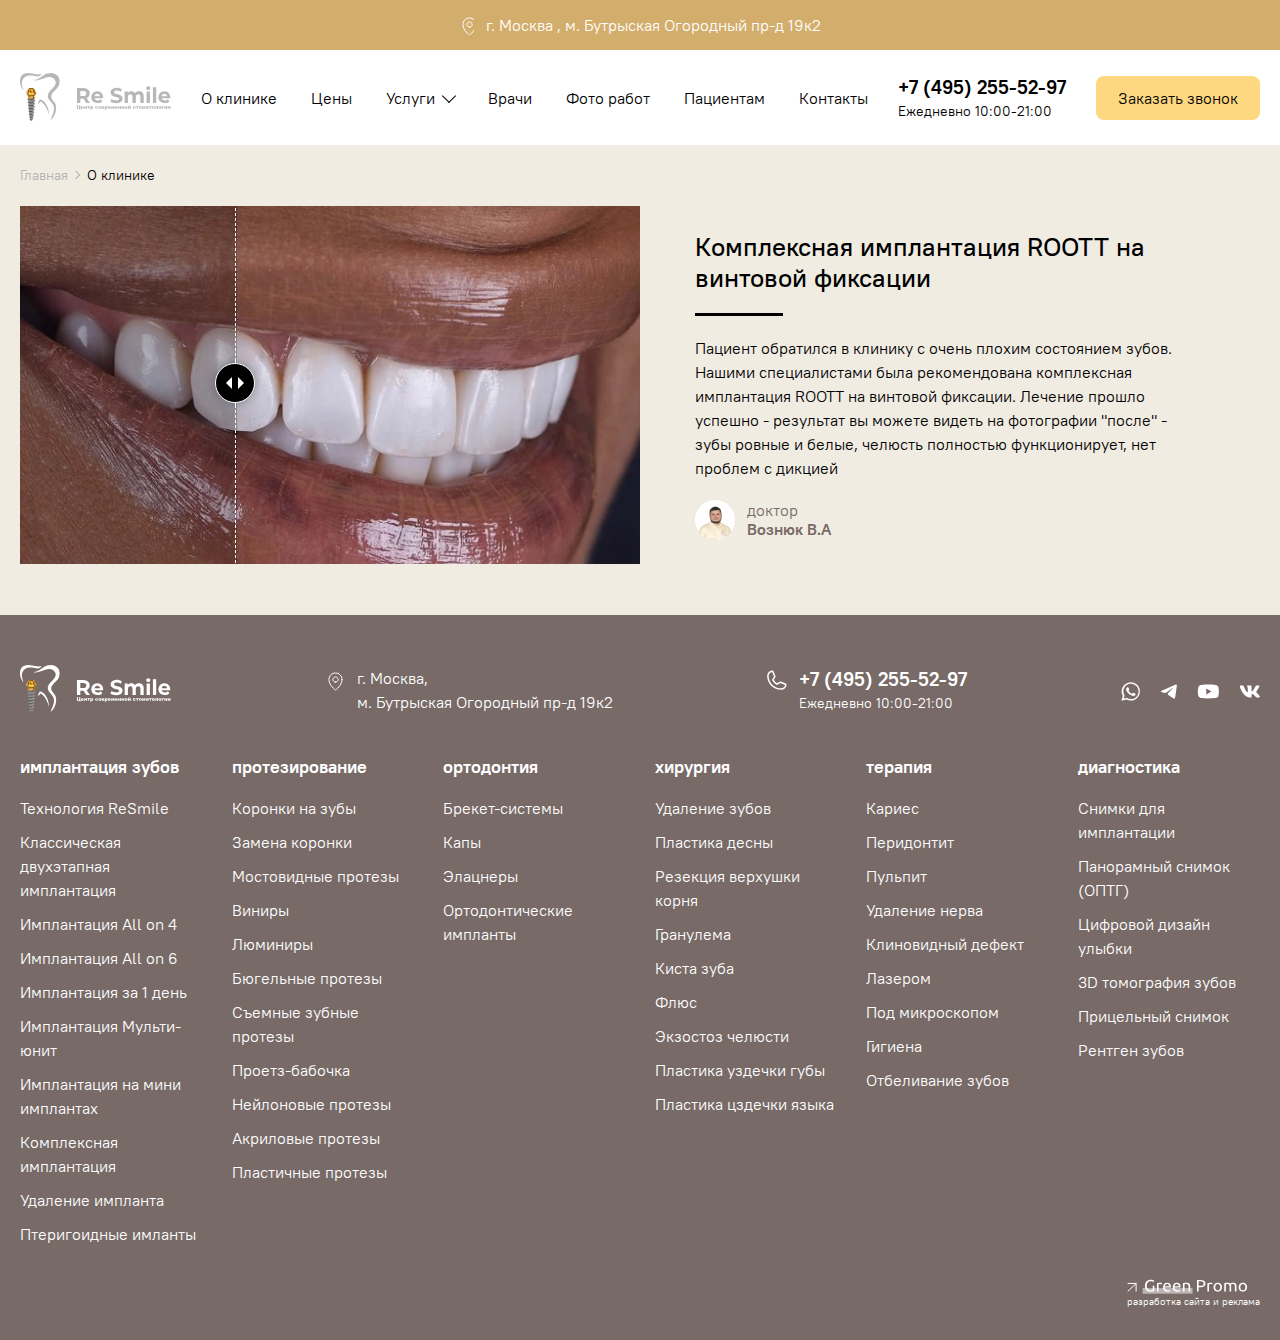
<file: project.html>
<!DOCTYPE html>
<html lang="ru">
  <head>
    <meta charset="utf-8">
    <meta name="viewport" content="width=device-width, initial-scale=1, shrink-to-fit=no">
    <meta name="format-detection" content="telephone=no">
    <title>Проект</title>
    <meta name="description" content="Описание страницы проекта">
    <meta name="keywords" content="Ключи страницы проекта">
    <link rel="shortcut icon" href="img/favicon.ico" type="image/x-icon">
    <link rel="stylesheet" href="css/libs/tiny-slider.css">
    <link rel="stylesheet" href="css/libs/fancybox.css">
    <link rel="stylesheet" href="css/libs/twentytwenty.css">
    <link rel="stylesheet" href="css/style.min.css">
  </head>
  <body class="_beige">
    <div class="top">
      <div class="container">
        <div class="top__item">
          <svg width="15" height="19" viewBox="0 0 15 19" fill="none" xmlns="http://www.w3.org/2000/svg">
            <use xlink:href="#svg-address"></use>
          </svg>г. Москва , м. Бутрыская Огородный пр-д 19к2
        </div>
      </div>
    </div>
    <header class="header">
      <div class="container header__cols"><a class="header__col logo _logo" href="index.html"><span class="logo__icon">
            <svg width="40" height="49" viewBox="0 0 40 49" fill="none" xmlns="http://www.w3.org/2000/svg" xmlns:xlink="http://www.w3.org/1999/xlink">
              <use xlink:href="#svg-logo"></use>
            </svg>
            <picture>
              <source type="image/webp" srcset="img/logo@2x.webp 2x, img/logo.webp 2x">
              <source type="image/png" srcset="img/logo@2x.png 2x, img/logo.png 2x"><img class="logo__img" src="img/logo.png" alt="" width="12" height="35">
            </picture></span>
          <svg class="logo__text" width="95" height="24" viewBox="0 0 95 24" fill="none" xmlns="http://www.w3.org/2000/svg">
            <use xlink:href="#svg-logo-text"></use>
          </svg></a>
        <div class="header__col header__mobile"><a class="header__mobile-phone" href="tel:+74952555297">
            <svg width="20" height="20" viewBox="0 0 20 20" fill="none" xmlns="http://www.w3.org/2000/svg">
              <use xlink:href="#svg-phone"></use>
            </svg></a>
          <button class="button header__mobile-button _yellow" type="button" data-fancybox data-src="#modal-order">Записаться</button>
          <button class="header__mobile-burger" type="button"><span></span><span></span><span></span></button>
        </div>
        <nav class="header__col nav _nav">
          <!-- Класс _active у активного li-->
          <ul>
            <li><a href="about.html">О клинике</a></li>
            <li><a href="price.html">Цены</a></li>
            <li class="_parent"><a href="#nav-services">Услуги</a></li>
            <li><a href="doctors.html">Врачи</a></li>
            <li><a href="projects.html">Фото работ</a></li>
            <li><a href="articles.html">Пациентам</a></li>
            <li><a href="contacts.html">Контакты</a></li>
          </ul>
        </nav>
        <div class="header__col header__contacts _contacts"><a class="header__phone" href="tel:+74952555297">+7 (495) 255-52-97</a>
          <div class="header__schedule">Ежедневно 10:00-21:00</div>
        </div>
        <div class="header__col _callback">
          <button class="header__callback button _yellow" type="button" data-fancybox data-src="#modal-order">Заказать звонок</button>
        </div>
      </div>
      <div class="nav-slide" id="nav-services">
        <div class="container">
          <!-- Класс _active у активного li-->
          <ul class="nav-slide__list">
            <li class="_parent"><a href="service.html">Имплантация зубов</a>
              <ul>
                <li>
                  <ul>
                    <li><a href="service.html">Базальная имплантация</a></li>
                    <li><a href="service.html">Имплантация с немедленной нагрузкой</a></li>
                    <li><a href="service.html">Экспресс-имплантация</a></li>
                    <li><a href="service.html">Зубные мини импланты</a></li>
                    <li><a href="service.html">Имплантация последнего поколения</a></li>
                    <li><a href="service.html">Безоперационная имплантацяи</a></li>
                    <li><a href="service.html">Дентальная имплантация</a></li>
                    <li><a href="service.html">Балочные протезы</a></li>
                  </ul>
                </li>
                <li>
                  <ul class="_strong">
                    <li><a href="service.html">Классическая двухэтапная имплантация</a></li>
                    <li><a href="service.html">Имплантация зубов all-on-4</a></li>
                    <li><a href="service.html">Имплантация зубов All-on-6</a></li>
                  </ul>
                </li>
                <li>
                  <ul>
                    <li><a href="service.html">Трансгингивальная имплантация</a></li>
                    <li><a href="service.html">Комбинированная имплантация</a></li>
                    <li><a href="service.html">Имплантация Мульти-юнит</a></li>
                  </ul>
                </li>
                <li>
                  <ul>
                    <li><a href="service.html">Имплантация под ключ</a></li>
                    <li><a href="service.html">Подготовка к имплантации</a></li>
                    <li><a href="service.html">Компрессионные импланты</a></li>
                  </ul>
                </li>
                <li>
                  <ul class="_strong">
                    <li><a href="service.html">Синус-лифтинг</a></li>
                  </ul>
                </li>
                <li>
                  <ul>
                    <li><a href="service.html">Имплантация 1 зуба</a></li>
                    <li><a href="service.html">Имплантация 2 зубов</a></li>
                    <li><a href="service.html">Имплантация 3 зубов</a></li>
                  </ul>
                </li>
                <li>
                  <ul>
                    <li><a href="service.html">Имплантация нижних зубов</a></li>
                    <li><a href="service.html">Имплантация передних зубов</a></li>
                    <li><a href="service.html">Имплантация при полном отсутствии зубов</a></li>
                    <li><a href="service.html">Имплантация верхних зубов</a></li>
                    <li><a href="service.html">Имплантация жевательных зубов</a></li>
                  </ul>
                </li>
                <li>
                  <ul>
                    <li><a href="service.html">Имплантация при пародонтозе</a></li>
                    <li><a href="service.html">Имплантация при отсутствии костной ткани</a></li>
                    <li><a href="service.html">Имплантация при неправильном прикусе</a></li>
                  </ul>
                </li>
                <li>
                  <ul>
                    <li><a href="service.html">Скуловая имплантация</a></li>
                  </ul>
                </li>
              </ul>
            </li>
            <li><a href="service.html">Протезирование зубов</a></li>
            <li><a href="service.html">Хирургия</a></li>
            <li><a href="service.html">Ортодонтия</a></li>
            <li><a href="service.html">Диагностика</a></li>
            <li><a href="service.html">Терапия</a></li>
          </ul>
        </div>
      </div>
      <div class="nav-slide__overlay"></div>
      <div class="nav-mobile _main">
        <button class="nav-mobile__close" type="button"></button>
        <div class="container nav-mobile__content">
          <!--Класс _active у активного li-->
          <ul class="nav-mobile__list">
            <li><a href="about.html">О клинике</a></li>
            <li><a href="price.html">Цены</a></li>
            <li class="_parent"><a href="service.html">Услуги</a><span></span>
              <ul>
                <li class="_parent"><a href="service.html">Имплантация зубов</a><span data-src="#nav-mobile-service-1"></span></li>
                <li class="_parent"><a href="service.html">Протезирование</a><span data-src="#nav-mobile-service-2"></span></li>
                <li class="_parent"><a href="service.html">Ортодонтия</a><span data-src="#nav-mobile-service-3"></span></li>
                <li class="_parent"><a href="service.html">Хирургия</a><span data-src="#nav-mobile-service-4"></span></li>
                <li class="_parent"><a href="service.html">Терапия</a><span data-src="#nav-mobile-service-5"></span></li>
                <li class="_parent"><a href="service.html">Диагностика</a><span data-src="#nav-mobile-service-6"></span></li>
              </ul>
            </li>
            <li><a href="doctors.html">Врачи</a></li>
            <li><a href="projects.html">Фото работ</a></li>
            <li><a href="articles.html">Пациентам</a></li>
            <li><a href="contacts.html">Контакты</a></li>
          </ul>
          <div class="nav-mobile__contacts"><a class="nav-mobile__phone" href="tel:+74952555297">+7 (495) 255-52-97</a>
            <div class="nav-mobile__item nav-mobile__schedule">
              <svg width="20" height="20" viewBox="0 0 20 20" fill="none" xmlns="http://www.w3.org/2000/svg">
                <use xlink:href="#svg-schedule"></use>
              </svg>Ежедневно 10:00-21:00
            </div>
            <div class="nav-mobile__item">
              <svg width="21" height="21" viewBox="0 0 21 21" fill="none" xmlns="http://www.w3.org/2000/svg">
                <use xlink:href="#svg-address"></use>
              </svg>г. Москва , м. Бутрыская Огородный пр-д 19к2
            </div>
          </div>
        </div>
      </div>
      <div class="nav-mobile" id="nav-mobile-service-1">
        <button class="nav-mobile__close _back" type="button">
          <svg width="24" height="25" viewBox="0 0 24 25" fill="none" xmlns="http://www.w3.org/2000/svg">
            <use xlink:href="#svg-back"></use>
          </svg>
        </button>
        <div class="container nav-mobile__content">
          <div class="nav-mobile__title">Имплантация зубов</div>
          <ul class="nav-mobile__list _sub">
            <li><a href="service.html">Технология ReSmile</a></li>
            <li><a href="service.html">Классическая двухэтапная имплантация</a></li>
            <li><a href="service.html">Имплантация All on 4</a></li>
            <li><a href="service.html">Имплантация All on 6</a></li>
            <li><a href="service.html">Имплантация за 1 день</a></li>
            <li><a href="service.html">Имплантация Мульти-юнит</a></li>
            <li><a href="service.html">Имплантация на мини имплантах</a></li>
            <li><a href="service.html">Комплексная имплантация</a></li>
            <li><a href="service.html">Удаление импланта</a></li>
            <li><a href="service.html">Птеригоидные имланты</a></li>
          </ul>
        </div>
      </div>
      <div class="nav-mobile" id="nav-mobile-service-2">
        <button class="nav-mobile__close _back" type="button">
          <svg width="24" height="25" viewBox="0 0 24 25" fill="none" xmlns="http://www.w3.org/2000/svg">
            <use xlink:href="#svg-back"></use>
          </svg>
        </button>
        <div class="container nav-mobile__content">
          <div class="nav-mobile__title">Протезирование</div>
          <ul class="nav-mobile__list _sub">
            <li><a href="service.html">Подкатегория протезирования</a></li>
          </ul>
        </div>
      </div>
      <div class="nav-mobile" id="nav-mobile-service-3">
        <button class="nav-mobile__close _back" type="button">
          <svg width="24" height="25" viewBox="0 0 24 25" fill="none" xmlns="http://www.w3.org/2000/svg">
            <use xlink:href="#svg-back"></use>
          </svg>
        </button>
        <div class="container nav-mobile__content">
          <div class="nav-mobile__title">Ортодонтия</div>
          <ul class="nav-mobile__list _sub">
            <li><a href="service.html">Подкатегория ортодонтии</a></li>
          </ul>
        </div>
      </div>
      <div class="nav-mobile" id="nav-mobile-service-4">
        <button class="nav-mobile__close _back" type="button">
          <svg width="24" height="25" viewBox="0 0 24 25" fill="none" xmlns="http://www.w3.org/2000/svg">
            <use xlink:href="#svg-back"></use>
          </svg>
        </button>
        <div class="container nav-mobile__content">
          <div class="nav-mobile__title">Хирургия</div>
          <ul class="nav-mobile__list _sub">
            <li><a href="service.html">Подкатегория хирургии</a></li>
          </ul>
        </div>
      </div>
      <div class="nav-mobile" id="nav-mobile-service-5">
        <button class="nav-mobile__close _back" type="button">
          <svg width="24" height="25" viewBox="0 0 24 25" fill="none" xmlns="http://www.w3.org/2000/svg">
            <use xlink:href="#svg-back"></use>
          </svg>
        </button>
        <div class="container nav-mobile__content">
          <div class="nav-mobile__title">Терапия</div>
          <ul class="nav-mobile__list _sub">
            <li><a href="service.html">Подкатегория терапии</a></li>
          </ul>
        </div>
      </div>
      <div class="nav-mobile" id="nav-mobile-service-6">
        <button class="nav-mobile__close _back" type="button">
          <svg width="24" height="25" viewBox="0 0 24 25" fill="none" xmlns="http://www.w3.org/2000/svg">
            <use xlink:href="#svg-back"></use>
          </svg>
        </button>
        <div class="container nav-mobile__content">
          <div class="nav-mobile__title">Диагностика</div>
          <ul class="nav-mobile__list _sub">
            <li><a href="service.html">Подкатегория диагностики</a></li>
          </ul>
        </div>
      </div>
    </header>
    <main class="main _inner">
      <div class="breadcrumbs">
        <div class="container">
          <ul class="breadcrumbs__list">
            <li>Главная</li>
            <li><a href="#">О клинике</a></li>
          </ul>
        </div>
      </div>
      <section class="section _pt0">
        <div class="container">
          <div class="work _transparent">
            <div class="work__col">
              <div class="shtorka">
                <picture class="shtorka__img _before">
                  <source type="image/webp" srcset="img/tmp/work-before@2x.webp 2x, img/tmp/work-before.webp 1x">
                  <source type="image/jpeg" srcset="img/tmp/work-before@2x.jpg 2x, img/tmp/work-before.jpg 1x"><img src="img/tmp/work-before.jpg" alt="" width="634" height="366">
                </picture>
                <picture class="shtorka__img _after">
                  <source type="image/webp" srcset="img/tmp/work@2x.webp 2x, img/tmp/work.webp 1x">
                  <source type="image/jpeg" srcset="img/tmp/work@2x.jpg 2x, img/tmp/work.jpg 1x"><img src="img/tmp/work.jpg" alt="" width="634" height="366">
                </picture>
              </div>
            </div>
            <div class="work__col work__content">
              <div class="work__title _nolink border-bottom">Комплексная имплантация ROOTT на винтовой фиксации</div>
              <div class="work__text">Пациент обратился в клинику с очень плохим состоянием зубов. Нашими специалистами была рекомендована комплексная имплантация ROOTT на винтовой фиксации. Лечение прошло успешно - результат вы можете видеть на фотографии "после" - зубы ровные и белые, челюсть полностью функционирует, нет проблем с дикцией</div><a class="work__doctor" href="doctor.html">
                <picture>
                  <source type="image/webp" srcset="img/tmp/doctor-small@2x.webp 2x, img/tmp/doctor-small.webp 1x">
                  <source type="image/png" srcset="img/tmp/doctor-small@2x.png 2x, img/tmp/doctor-small.png 1x"><img class="work__doctor-img" src="img/tmp/doctor-small.png" alt="" width="40" height="40">
                </picture>
                <div class="work__doctor-content">
                  <div class="work__doctor-position">доктор</div>
                  <div class="work__doctor-title">Вознюк В.A</div>
                </div></a>
            </div>
          </div>
        </div>
      </section>
    </main>
    <footer class="footer">
      <div class="container">
        <div class="footer__top">
          <div class="footer__top-col _logo"><a class="footer__logo logo _white" href="index.html"><span class="logo__icon">
                <svg width="40" height="49" viewBox="0 0 40 49" fill="none" xmlns="http://www.w3.org/2000/svg" xmlns:xlink="http://www.w3.org/1999/xlink">
                  <use xlink:href="#svg-logo"></use>
                </svg>
                <picture>
                  <source type="image/webp" srcset="img/logo@2x.webp 2x, img/logo.webp 2x">
                  <source type="image/png" srcset="img/logo@2x.png 2x, img/logo.png 2x"><img class="logo__img" src="img/logo.png" alt="" width="12" height="35">
                </picture></span>
              <svg class="logo__text" width="95" height="24" viewBox="0 0 95 24" fill="none" xmlns="http://www.w3.org/2000/svg">
                <use xlink:href="#svg-logo-text"></use>
              </svg></a></div>
          <div class="footer__top-col _address">
            <div class="footer__item">
              <svg width="22" height="22" viewBox="0 0 22 22" fill="none" xmlns="http://www.w3.org/2000/svg">
                <use xlink:href="#svg-address"></use>
              </svg>
              <div class="footer__item-content">г. Москва, <br>м. Бутрыская Огородный пр-д 19к2</div>
            </div>
          </div>
          <div class="footer__top-col _phone">
            <div class="footer__item">
              <svg width="22" height="22" viewBox="0 0 22 22" fill="none" xmlns="http://www.w3.org/2000/svg">
                <use xlink:href="#svg-phone"></use>
              </svg>
              <div class="footer__item-content"><a class="footer__phone" href="tel:+74952555297">+7 (495) 255-52-97</a>
                <div class="footer__schedule">Ежедневно 10:00-21:00</div>
              </div>
            </div>
          </div>
          <div class="footer__top-col _socials">
            <div class="footer__socials"><a href="https://api.whatsapp.com/send?phone=" target="_blank" rel="nofollow">
                <svg width="19" height="19" viewBox="0 0 19 19" fill="none" xmlns="http://www.w3.org/2000/svg">
                  <use xlink:href="#svg-whatsapp"></use>
                </svg></a><a href="tg://resolve?domain=" target="_blank" rel="nofollow">
                <svg width="17" height="15" viewBox="0 0 17 15" fill="none" xmlns="http://www.w3.org/2000/svg">
                  <use xlink:href="#svg-telegram-footer"></use>
                </svg></a><a href="https://youtube.com/" target="_blank" rel="nofollow">
                <svg width="22" height="15" viewBox="0 0 22 15" fill="none" xmlns="http://www.w3.org/2000/svg">
                  <use xlink:href="#svg-youtube"></use>
                </svg></a><a href="https://vk.com/" target="_blank" rel="nofollow">
                <svg width="21" height="13" viewBox="0 0 21 13" fill="none" xmlns="http://www.w3.org/2000/svg">
                  <use xlink:href="#svg-vk"></use>
                </svg></a></div>
          </div>
        </div>
        <div class="footer__middle">
          <div class="footer__middle-col">
            <div class="footer__title"><a class="footer__title-link" href="service.html">имплантация зубов</a><span></span></div>
            <ul class="footer__list">
              <li><a href="service.html">Технология ReSmile</a></li>
              <li><a href="service.html">Классическая двухэтапная имплантация</a></li>
              <li><a href="service.html">Имплантация All on 4</a></li>
              <li><a href="service.html">Имплантация  All on 6</a></li>
              <li><a href="service.html">Имплантация за 1 день</a></li>
              <li><a href="service.html">Имплантация Мульти-юнит</a></li>
              <li><a href="service.html">Имплантация на мини имплантах</a></li>
              <li><a href="service.html">Комплексная имплантация</a></li>
              <li><a href="service.html">Удаление импланта</a></li>
              <li><a href="service.html">Птеригоидные имланты</a></li>
            </ul>
          </div>
          <div class="footer__middle-col">
            <div class="footer__title"><a class="footer__title-link" href="service.html">протезирование</a><span></span></div>
            <ul class="footer__list">
              <li><a href="service.html">Коронки на зубы</a></li>
              <li><a href="service.html">Замена коронки</a></li>
              <li><a href="service.html">Мостовидные протезы</a></li>
              <li><a href="service.html">Виниры</a></li>
              <li><a href="service.html">Люминиры</a></li>
              <li><a href="service.html">Бюгельные протезы</a></li>
              <li><a href="service.html">Съемные зубные протезы</a></li>
              <li><a href="service.html">Проетз-бабочка</a></li>
              <li><a href="service.html">Нейлоновые протезы</a></li>
              <li><a href="service.html">Акриловые протезы</a></li>
              <li><a href="service.html">Пластичные протезы</a></li>
            </ul>
          </div>
          <div class="footer__middle-col">
            <div class="footer__title"><a class="footer__title-link" href="service.html">ортодонтия</a><span></span></div>
            <ul class="footer__list">
              <li><a href="service.html">Брекет-системы</a></li>
              <li><a href="service.html">Капы</a></li>
              <li><a href="service.html">Элацнеры</a></li>
              <li><a href="service.html">Ортодонтические импланты</a></li>
            </ul>
          </div>
          <div class="footer__middle-col">
            <div class="footer__title"><a class="footer__title-link" href="service.html">хирургия</a><span></span></div>
            <ul class="footer__list">
              <li><a href="service.html">Удаление зубов</a></li>
              <li><a href="service.html">Пластика десны</a></li>
              <li><a href="service.html">Резекция верхушки корня</a></li>
              <li><a href="service.html">Гранулема</a></li>
              <li><a href="service.html">Киста зуба</a></li>
              <li><a href="service.html">Флюс</a></li>
              <li><a href="service.html">Экзостоз челюсти</a></li>
              <li><a href="service.html">Пластика уздечки губы</a></li>
              <li><a href="service.html">Пластика цздечки языка</a></li>
            </ul>
          </div>
          <div class="footer__middle-col">
            <div class="footer__title"><a class="footer__title-link" href="service.html">терапия</a><span></span></div>
            <ul class="footer__list">
              <li><a href="service.html">Кариес</a></li>
              <li><a href="service.html">Перидонтит</a></li>
              <li><a href="service.html">Пульпит</a></li>
              <li><a href="service.html">Удаление нерва</a></li>
              <li><a href="service.html">Клиновидный дефект</a></li>
              <li><a href="service.html">Лазером</a></li>
              <li><a href="service.html">Под микроскопом</a></li>
              <li><a href="service.html">Гигиена</a></li>
              <li><a href="service.html">Отбеливание зубов</a></li>
            </ul>
          </div>
          <div class="footer__middle-col">
            <div class="footer__title"><a class="footer__title-link" href="service.html">диагностика</a><span></span></div>
            <ul class="footer__list">
              <li><a href="service.html">Снимки для имплантации</a></li>
              <li><a href="service.html">Панорамный снимок (ОПТГ)</a></li>
              <li><a href="service.html">Цифровой дизайн улыбки</a></li>
              <li><a href="service.html">3D томография зубов</a></li>
              <li><a href="service.html">Прицельный снимок</a></li>
              <li><a href="service.html">Рентген зубов</a></li>
            </ul>
          </div>
        </div>
        <div class="footer__bottom">
          <div class="footer__bottom-col _socials">
            <div class="footer__socials"><a href="https://api.whatsapp.com/send?phone=" target="_blank" rel="nofollow">
                <svg width="19" height="19" viewBox="0 0 19 19" fill="none" xmlns="http://www.w3.org/2000/svg">
                  <use xlink:href="#svg-whatsapp"></use>
                </svg></a><a href="tg://resolve?domain=" target="_blank" rel="nofollow">
                <svg width="17" height="15" viewBox="0 0 17 15" fill="none" xmlns="http://www.w3.org/2000/svg">
                  <use xlink:href="#svg-telegram-footer"></use>
                </svg></a><a href="https://youtube.com/" target="_blank" rel="nofollow">
                <svg width="22" height="15" viewBox="0 0 22 15" fill="none" xmlns="http://www.w3.org/2000/svg">
                  <use xlink:href="#svg-youtube"></use>
                </svg></a><a href="https://vk.com/" target="_blank" rel="nofollow">
                <svg width="21" height="13" viewBox="0 0 21 13" fill="none" xmlns="http://www.w3.org/2000/svg">
                  <use xlink:href="#svg-vk"></use>
                </svg></a></div>
          </div>
          <div class="footer__bottom-col"><a class="footer__development" href="#" target="_blank" rel="nofollow">
              <svg width="121" height="19" viewBox="0 0 121 19" fill="none" xmlns="http://www.w3.org/2000/svg">
                <use xlink:href="#svg-green-promo"></use>
              </svg>разработка сайта и реклама</a></div>
        </div>
      </div>
    </footer>
    <svg class="svg">
      <symbol id="svg-address">
        <path d="M10.5 11.1562C11.9497 11.1562 13.125 9.981 13.125 8.53125C13.125 7.0815 11.9497 5.90625 10.5 5.90625C9.05025 5.90625 7.875 7.0815 7.875 8.53125C7.875 9.981 9.05025 11.1562 10.5 11.1562Z" stroke-linecap="round" stroke-linejoin="round"></path>
        <path d="M17.0625 8.53125C17.0625 14.4375 10.5 19.0312 10.5 19.0312C10.5 19.0312 3.9375 14.4375 3.9375 8.53125C3.9375 6.79077 4.6289 5.12157 5.85961 3.89086C7.09032 2.66015 8.75952 1.96875 10.5 1.96875C12.2405 1.96875 13.9097 2.66015 15.1404 3.89086C16.3711 5.12157 17.0625 6.79077 17.0625 8.53125V8.53125Z" stroke-linecap="round" stroke-linejoin="round"></path>
      </symbol>
      <symbol id="svg-logo">
        <path d="M3.37715 16.9284C2.83956 15.0513 2.16243 13.3505 1.93002 11.3894C1.77689 10.0904 1.84422 8.75409 2.31719 7.52923C4.04451 3.06296 7.78696 1.81229 12.1767 2.59684C15.5222 3.19472 19.2386 4.73637 21.6392 1.31817C19.9521 1.33245 18.3513 1.49166 16.6587 1.24625C12.6915 0.67198 7.94552 -0.972331 4.04234 0.798803C-0.743239 2.97072 -0.777992 9.82797 1.34953 13.9072C1.87354 14.9113 2.3856 16.3371 3.37715 16.9284Z"></path>
        <path d="M14.0028 7.02798V7.19269C20.4451 8.74806 27.2523 1.21882 33.2602 5.32163C33.8028 5.7012 34.2848 6.1624 34.6895 6.68924C38.3765 11.4383 31.4243 15.9419 29.0736 19.2777C28.4285 20.1929 27.9876 21.1817 27.8317 22.2973C27.185 26.8717 32.5076 29.176 33.6534 33.2074C35.0983 38.2913 31.9081 42.3925 30.6038 46.9707C34.8719 43.9336 37.5495 35.8301 35.3606 30.8598C34.2789 28.4029 30.9747 26.2683 31.2087 23.3069C31.5552 18.9324 37.2557 16.3251 38.8299 12.3968C39.4767 10.7816 39.7438 8.92539 39.4978 7.19324C39.3018 5.81465 38.9087 4.46956 38.086 3.33309C37.322 2.27513 36.2664 1.45984 35.0891 0.927287C31.4048 -0.734044 26.9374 0.148229 23.6315 2.22956C20.683 4.08524 17.6584 6.85669 14.0028 7.02798Z"></path>
        <path fill-rule="evenodd" clip-rule="evenodd" d="M22.7019 30.0917C25.6755 32.8999 27.7123 37.0933 29.1323 42.1981C28.6142 34.2988 26.099 29.7107 22.2827 27.2807C18.5647 24.9139 19.3857 28.885 17.5862 30.9592C18.3436 30.7742 19.0236 30.3514 19.5285 29.7513C21.093 27.9357 20.5282 28.0384 22.7019 30.0917Z"></path>
      </symbol>
      <symbol id="svg-logo-text">
        <path d="M10.3003 16.927L7.47185 12.7966H4.35014V16.927H0.955566V2.09854H7.30448C8.60361 2.09854 9.73139 2.31754 10.6878 2.75553C11.6442 3.19352 12.381 3.81472 12.8981 4.61912C13.4138 5.42495 13.6717 6.37819 13.6717 7.47886C13.6717 8.57953 13.4098 9.52946 12.8862 10.3286C12.3625 11.1264 11.6187 11.7372 10.6547 12.161L13.9438 16.9248L10.3003 16.927ZM9.44165 5.56194C8.91093 5.11921 8.13572 4.89784 7.11601 4.89784H4.35014V10.0663H7.11601C8.13478 10.0663 8.90999 9.84041 9.44165 9.38867C9.9733 8.93694 10.2387 8.30128 10.2377 7.48171C10.2377 6.64744 9.97237 6.00752 9.44165 5.56194Z"></path>
        <path d="M27.1036 12.161H18.576C18.7118 12.84 19.1022 13.4395 19.6654 13.834C20.2378 14.2441 20.9502 14.4488 21.8025 14.4483C22.3346 14.4582 22.8639 14.3685 23.3637 14.1838C23.8371 13.9939 24.2676 13.7092 24.6296 13.347L26.3687 15.2539C25.3068 16.4826 23.7564 17.0969 21.7174 17.0969C20.446 17.0969 19.3208 16.8462 18.3418 16.3446C17.3629 15.8431 16.6088 15.1475 16.0795 14.2578C15.5488 13.3681 15.2832 12.3584 15.2827 11.2288C15.2827 10.113 15.5448 9.10666 16.0689 8.20982C16.5828 7.32281 17.3296 6.59704 18.2265 6.11301C19.1417 5.6115 20.1649 5.36075 21.2962 5.36075C22.3998 5.36075 23.3984 5.60084 24.292 6.08102C25.1753 6.55131 25.9064 7.26825 26.3982 8.14654C26.9074 9.04385 27.1622 10.0853 27.1627 11.2708C27.165 11.3134 27.1453 11.6102 27.1036 12.161ZM19.4558 8.49636C18.9532 8.91919 18.6459 9.4982 18.5338 10.2334H24.0895C23.977 9.51337 23.6696 8.93767 23.1675 8.50632C22.6654 8.07496 22.0508 7.85976 21.3236 7.86071C20.581 7.86071 19.9584 8.07259 19.4558 8.49636Z"></path>
        <path d="M36.961 16.7044C35.878 16.3863 35.0086 15.9732 34.3527 15.4651L35.5046 12.8812C36.1875 13.3747 36.9445 13.7537 37.7465 14.0039C38.5864 14.2833 39.4644 14.4272 40.3485 14.4305C41.312 14.4305 42.0241 14.2857 42.485 13.9961C42.9459 13.7065 43.1765 13.3216 43.177 12.8414C43.1797 12.6731 43.1443 12.5064 43.0735 12.3541C43.0026 12.2018 42.8983 12.0679 42.7684 11.9626C42.4581 11.709 42.1023 11.5183 41.7206 11.4009C41.2944 11.2587 40.7182 11.1034 39.992 10.9351C39.0627 10.7224 38.1469 10.4536 37.2493 10.1303C36.5396 9.86373 35.9086 9.41888 35.416 8.83762C34.9064 8.24463 34.6515 7.45373 34.6515 6.46493C34.6432 5.63207 34.8842 4.81613 35.3428 4.12424C35.8032 3.42507 36.498 2.87094 37.4273 2.46187C38.3565 2.05279 39.4915 1.84801 40.8324 1.84754C41.7568 1.84658 42.6779 1.96025 43.575 2.18599C44.4028 2.38443 45.1945 2.7134 45.9211 3.1608L44.8718 5.76315C43.5169 4.98671 42.162 4.59849 40.8071 4.59849C39.8572 4.59849 39.1554 4.75374 38.7015 5.06422C38.2477 5.3747 38.0206 5.78425 38.0201 6.29287C38.0201 6.80148 38.2822 7.17928 38.8063 7.42624C39.3305 7.6732 40.1301 7.91685 41.2051 8.15717C42.1344 8.36995 43.0502 8.63872 43.9478 8.96205C44.6535 9.22496 45.2837 9.6608 45.7818 10.2305C46.2919 10.8093 46.5467 11.5931 46.5463 12.5819C46.5516 13.4095 46.3062 14.2188 45.843 14.9012C45.3742 15.5999 44.6723 16.1543 43.7375 16.5643C42.8026 16.9743 41.6643 17.1791 40.3225 17.1786C39.1854 17.1824 38.0536 17.0228 36.961 16.7044Z"></path>
        <path d="M66.4397 6.62137C67.271 7.4618 67.6866 8.72221 67.6866 10.4026V16.927H64.4179V10.911C64.4179 10.007 64.2329 9.33274 63.863 8.88811C63.4931 8.44349 62.9657 8.22093 62.2807 8.22046C61.5128 8.22046 60.9052 8.47122 60.4579 8.97273C60.0106 9.47424 59.7872 10.2191 59.7877 11.2075V16.927H56.519V10.911C56.519 9.11777 55.8069 8.22093 54.3825 8.22046C53.6277 8.22046 53.0269 8.47122 52.5801 8.97273C52.1333 9.47424 51.9099 10.2191 51.9099 11.2075V16.927H48.6412V5.53066H51.7637V6.84392C52.1861 6.36144 52.7132 5.98426 53.3038 5.74183C53.9392 5.48245 54.6192 5.35292 55.3045 5.36072C56.0497 5.35004 56.7873 5.5133 57.46 5.83782C58.0932 6.14726 58.6297 6.62726 59.0106 7.22503C59.4763 6.6288 60.0785 6.15611 60.7652 5.84777C61.4934 5.51846 62.2834 5.35231 63.081 5.36072C64.4908 5.36072 65.6104 5.78094 66.4397 6.62137Z"></path>
        <path d="M70.7873 3.41182C70.609 3.24388 70.4667 3.04061 70.3695 2.81467C70.2722 2.58874 70.222 2.34497 70.222 2.09856C70.222 1.85215 70.2722 1.60838 70.3695 1.38244C70.4667 1.15651 70.609 0.953233 70.7873 0.785295C71.1652 0.432627 71.6542 0.25606 72.2543 0.255586C72.8544 0.255112 73.3431 0.42457 73.7205 0.763966C73.9014 0.92068 74.0457 1.11597 74.1429 1.3358C74.2402 1.55562 74.2881 1.79451 74.2831 2.03528C74.2906 2.29028 74.2444 2.54397 74.1474 2.77948C74.0504 3.01499 73.9048 3.22692 73.7205 3.40116C73.3455 3.76141 72.8567 3.94153 72.2543 3.94153C71.6518 3.94153 71.1628 3.76496 70.7873 3.41182ZM70.6199 5.53068H73.8886V16.927H70.6199V5.53068Z"></path>
        <path d="M76.9266 1.20908H80.1946V16.927H76.9266V1.20908Z"></path>
        <path d="M94.2116 12.161H85.6841C85.8196 12.8401 86.21 13.4397 86.7734 13.834C87.3458 14.2441 88.0582 14.4488 88.9105 14.4483C89.4426 14.4582 89.9719 14.3685 90.4718 14.1838C90.9451 13.9939 91.3757 13.7092 91.7376 13.347L93.4767 15.2539C92.4148 16.4826 90.8644 17.0969 88.8255 17.0969C87.554 17.0969 86.4288 16.8462 85.4499 16.3446C84.471 15.8431 83.7166 15.1475 83.1868 14.2578C82.6556 13.3681 82.3903 12.3584 82.3907 11.2288C82.3907 10.113 82.6528 9.10666 83.177 8.20982C83.6906 7.32265 84.4374 6.59683 85.3345 6.11301C86.2492 5.6115 87.2725 5.36075 88.4042 5.36075C89.5078 5.36075 90.5065 5.60084 91.4 6.08102C92.2833 6.55131 93.0144 7.26825 93.5063 8.14654C94.0154 9.04385 94.2702 10.0853 94.2707 11.2708C94.273 11.3134 94.2534 11.6102 94.2116 12.161ZM86.5638 8.49636C86.0612 8.91919 85.7539 9.4982 85.6419 10.2334H91.1975C91.0855 9.51337 90.7784 8.93767 90.2763 8.50632C89.7741 8.07496 89.1595 7.85976 88.4323 7.86071C87.6892 7.86071 87.0664 8.07259 86.5638 8.49636Z"></path>
        <path d="M2.05961 21.9667H3.13699V19.2698H4.27695V21.9667H4.58146V23.602H3.48931V22.7915H0.918945V19.2733H2.05961V21.9667Z"></path>
        <path d="M5.88174 21.737C5.88031 21.8035 5.89218 21.8695 5.91665 21.9312C5.94112 21.9929 5.97768 22.0489 6.02412 22.096C6.07057 22.143 6.12595 22.1801 6.18693 22.2049C6.2479 22.2297 6.31322 22.2418 6.37894 22.2404C6.45654 22.244 6.53349 22.2246 6.6004 22.1847C6.66732 22.1448 6.72134 22.0861 6.75588 22.0158H7.71792C7.54351 22.6507 6.90567 22.8612 6.31635 22.8612C5.5048 22.8612 4.8761 22.3919 4.8761 21.5323C4.8761 20.6918 5.49988 20.1543 6.31143 20.1543C7.24885 20.1543 7.7995 20.775 7.7995 21.737H5.88174ZM6.79596 21.2194C6.79204 21.102 6.74381 20.9905 6.66116 20.9078C6.57851 20.8252 6.46772 20.7777 6.35151 20.775C6.05193 20.775 5.88315 20.9457 5.88315 21.2194H6.79596Z"></path>
        <path d="M9.22076 21.0829H9.9648V20.2296H10.9697V22.7893H9.9648V21.8266H9.22076V22.7893H8.21582V20.2296H9.22076V21.0829Z"></path>
        <path d="M14.0478 20.2275V20.9706H13.173V22.7879H12.1709V20.9706H11.2932V20.2275H14.0478Z"></path>
        <path d="M15.275 20.2275V20.6115H15.2849C15.4255 20.2986 15.7877 20.1571 16.0774 20.1571C16.8411 20.1571 17.2082 20.7878 17.2082 21.491C17.2082 22.4971 16.5894 22.864 16.024 22.864C15.8979 22.8665 15.7732 22.8379 15.6605 22.7808C15.5478 22.7237 15.4505 22.6398 15.377 22.5362V23.6604H14.3713V20.2275H15.275ZM16.2033 21.5024C16.2033 21.0971 16.0289 20.8973 15.7631 20.8973C15.5219 20.8973 15.3573 21.1412 15.3573 21.4832C15.3573 21.8387 15.5071 22.084 15.768 22.084C16.0289 22.084 16.2033 21.8544 16.2033 21.5024Z"></path>
        <path d="M20.9671 21.2045C20.9686 21.1556 20.9601 21.1069 20.9421 21.0614C20.9241 21.016 20.897 20.9748 20.8626 20.9404C20.8281 20.906 20.787 20.8792 20.7418 20.8617C20.6966 20.8441 20.6483 20.8361 20.6 20.8383C20.223 20.8383 20.1605 21.2344 20.1605 21.5373C20.1605 21.9226 20.3053 22.1772 20.6 22.1772C20.8609 22.1772 20.9629 21.9966 20.9917 21.7961H22.0065C21.9193 22.5725 21.3032 22.8626 20.6 22.8626C19.7835 22.8626 19.1555 22.3983 19.1555 21.5337C19.1555 20.6691 19.7645 20.1557 20.6 20.1557C21.2765 20.1557 21.9144 20.4487 21.9868 21.2059L20.9671 21.2045Z"></path>
        <path d="M23.7604 20.1543C24.6542 20.1543 25.2049 20.6869 25.2049 21.4832C25.2049 22.421 24.5769 22.8612 23.7653 22.8612C22.9538 22.8612 22.3251 22.4118 22.3251 21.5372C22.3251 20.6478 22.9053 20.1543 23.7604 20.1543ZM23.3307 21.4832C23.3307 21.9667 23.5093 22.1772 23.7653 22.1772C24.0361 22.1772 24.1999 21.9639 24.1999 21.4832C24.1999 21.1071 24.0311 20.8383 23.778 20.8383C23.432 20.8383 23.3307 21.1952 23.3307 21.4832Z"></path>
        <path d="M25.6403 20.2275H27.1769C27.8098 20.2275 28.2352 20.4131 28.2352 20.8824C28.2352 21.2144 27.9835 21.395 27.743 21.4292C27.9989 21.4932 28.3274 21.6247 28.3274 22.0598C28.3274 22.5825 27.8541 22.7879 27.2725 22.7879H25.6403V20.2275ZM26.6065 21.2344H26.9835C27.2057 21.2344 27.288 21.1803 27.288 21.0388C27.288 20.8675 27.2008 20.8141 26.9835 20.8141H26.6065V21.2344ZM26.6065 22.2013H26.9835C27.2254 22.2013 27.3604 22.1772 27.3604 21.988C27.3604 21.7989 27.2296 21.7534 26.9835 21.7534H26.6065V22.2013Z"></path>
        <path d="M29.6656 20.2275V20.6115H29.6748C29.8154 20.2986 30.1776 20.1571 30.4673 20.1571C31.2311 20.1571 31.5982 20.7878 31.5982 21.491C31.5982 22.4971 30.98 22.864 30.4146 22.864C30.2884 22.8665 30.1636 22.838 30.0507 22.7809C29.9379 22.7238 29.8405 22.6398 29.7669 22.5362V23.6604H28.762V20.2275H29.6656ZM30.596 21.5024C30.596 21.0971 30.4216 20.8973 30.1565 20.8973C29.9146 20.8973 29.75 21.1412 29.75 21.4832C29.75 21.8387 29.8998 22.084 30.1607 22.084C30.4216 22.084 30.596 21.8544 30.596 21.5024Z"></path>
        <path d="M32.9413 21.737C32.94 21.8035 32.952 21.8696 32.9765 21.9313C33.0011 21.993 33.0377 22.049 33.0842 22.096C33.1307 22.143 33.1861 22.1801 33.2471 22.2049C33.3081 22.2297 33.3735 22.2418 33.4392 22.2404C33.5168 22.244 33.5938 22.2246 33.6607 22.1847C33.7276 22.1448 33.7816 22.0861 33.8162 22.0158H34.7775C34.6038 22.6507 33.966 22.8612 33.3767 22.8612C32.5644 22.8612 31.9364 22.3919 31.9364 21.5323C31.9364 20.6918 32.5595 20.1543 33.3717 20.1543C34.3092 20.1543 34.8598 20.775 34.8598 21.737H32.9413ZM33.8556 21.2194C33.8515 21.102 33.8032 20.9906 33.7206 20.908C33.638 20.8254 33.5273 20.7779 33.4111 20.775C33.1115 20.775 32.942 20.9457 32.942 21.2194H33.8556Z"></path>
        <path d="M36.4252 20.2275L36.8654 21.6496L37.305 20.2275H38.4548V22.7872H37.5659V21.7207L37.6622 21.0658H37.6432L37.1017 22.7858H36.6284L36.0869 21.0658H36.0679L36.1643 21.7768V22.7837H35.2754V20.224L36.4252 20.2275Z"></path>
        <path d="M39.895 21.737C39.8936 21.8035 39.9056 21.8696 39.9301 21.9313C39.9547 21.993 39.9913 22.049 40.0378 22.096C40.0843 22.143 40.1397 22.1801 40.2007 22.2049C40.2618 22.2297 40.3271 22.2418 40.3929 22.2404C40.4704 22.2438 40.5473 22.2243 40.6142 22.1845C40.6811 22.1446 40.7351 22.086 40.7698 22.0158H41.7311C41.5574 22.6507 40.9196 22.8612 40.3296 22.8612C39.518 22.8612 38.89 22.3919 38.89 21.5323C38.89 20.6918 39.5131 20.1543 40.3246 20.1543C41.2621 20.1543 41.8134 20.775 41.8134 21.737H39.895ZM40.8092 21.2194C40.8051 21.1019 40.7567 20.9904 40.6739 20.9078C40.5912 20.8252 40.4803 20.7777 40.364 20.775C40.0644 20.775 39.8957 20.9457 39.8957 21.2194H40.8092Z"></path>
        <path d="M43.2341 21.0829H43.9781V20.2296H44.983V22.7893H43.9781V21.8266H43.2341V22.7893H42.2291V20.2296H43.2341V21.0829Z"></path>
        <path d="M46.5196 21.0829H47.2629V20.2296H48.2686V22.7893H47.2629V21.8266H46.5196V22.7893H45.5146V20.2296H46.5196V21.0829Z"></path>
        <path d="M50.1392 20.1543C51.033 20.1543 51.5837 20.6869 51.5837 21.4832C51.5837 22.421 50.9557 22.8612 50.1441 22.8612C49.3326 22.8612 48.7039 22.4118 48.7039 21.5372C48.7039 20.6478 49.284 20.1543 50.1392 20.1543ZM49.7088 21.4832C49.7088 21.9667 49.8874 22.1772 50.1441 22.1772C50.4142 22.1772 50.5787 21.9639 50.5787 21.4832C50.5787 21.1071 50.4092 20.8383 50.1568 20.8383C49.8108 20.8383 49.7088 21.1952 49.7088 21.4832Z"></path>
        <path d="M52.9852 21.6297L53.8453 20.2276H54.8579V22.7872H53.8889V21.4363L53.0239 22.7872H52.0189V20.2276H52.9852V21.6297ZM52.9268 19.2456C52.9606 19.5194 53.2215 19.5485 53.4444 19.5485C53.744 19.5485 53.8889 19.4561 53.9226 19.2456H54.2996C54.2799 19.749 53.8776 19.9929 53.4149 19.9929C52.9078 19.9929 52.5843 19.7881 52.5457 19.2456H52.9268Z"></path>
        <path d="M58.7111 21.2045C58.7126 21.1556 58.7041 21.1069 58.6861 21.0614C58.6681 21.016 58.641 20.9748 58.6066 20.9404C58.5721 20.906 58.531 20.8792 58.4858 20.8617C58.4406 20.8441 58.3923 20.8361 58.344 20.8383C57.967 20.8383 57.9044 21.2344 57.9044 21.5373C57.9044 21.9226 58.0493 22.1772 58.344 22.1772C58.6049 22.1772 58.7061 21.9966 58.7357 21.7961H59.7498C59.6633 22.5725 59.0465 22.8626 58.3433 22.8626C57.5268 22.8626 56.8988 22.3983 56.8988 21.5337C56.8988 20.6691 57.5071 20.1557 58.3433 20.1557C59.0198 20.1557 59.6576 20.4487 59.7301 21.2059L58.7111 21.2045Z"></path>
        <path d="M62.7125 20.2275V20.9706H61.8377V22.7879H60.8355V20.9706H59.9579V20.2275H62.7125Z"></path>
        <path d="M64.3743 20.1543C65.2682 20.1543 65.8195 20.6869 65.8195 21.4832C65.8195 22.421 65.1908 22.8612 64.3792 22.8612C63.5677 22.8612 62.9397 22.4118 62.9397 21.5372C62.9397 20.6478 63.5192 20.1543 64.3743 20.1543ZM63.9446 21.4832C63.9446 21.9667 64.1233 22.1772 64.3792 22.1772C64.65 22.1772 64.8139 21.9639 64.8139 21.4832C64.8139 21.1071 64.6451 20.8383 64.3919 20.8383C64.0459 20.8383 63.9446 21.1952 63.9446 21.4832Z"></path>
        <path d="M67.404 20.2275L67.8442 21.6496L68.2837 20.2275H69.4335V22.7872H68.5446V21.7207L68.641 21.0658H68.622L68.0805 22.7858H67.6072L67.0657 21.0658H67.0467L67.1431 21.7768V22.7837H66.2542V20.224L67.404 20.2275Z"></path>
        <path d="M69.999 21.0139C69.999 20.4721 70.3808 20.1543 71.3808 20.1543C72.5764 20.1543 72.6516 20.6037 72.6516 21.2144V22.4118C72.6516 22.5583 72.6565 22.6315 72.7873 22.7389V22.7879H71.7486L71.7001 22.5142C71.4188 22.783 71.1249 22.8612 70.7479 22.8612C70.2697 22.8612 69.8442 22.6216 69.8442 22.089C69.8442 20.9265 71.6467 21.4541 71.6467 20.9748C71.6467 20.7892 71.4244 20.7651 71.3182 20.7651C71.1776 20.7651 70.9898 20.7942 70.9666 21.0139H69.999ZM70.8836 22.0698C70.8836 22.1964 71.0039 22.2831 71.2022 22.2831C71.5538 22.2831 71.6467 22.0435 71.6467 21.6531C71.3182 21.8153 70.8836 21.737 70.8836 22.0698Z"></path>
        <path d="M75.7296 20.2275V20.9706H74.8555V22.7879H73.8498V20.9706H72.9757V20.2275H75.7296Z"></path>
        <path d="M77.3921 20.1543C78.2859 20.1543 78.8372 20.6869 78.8372 21.4832C78.8372 22.421 78.2085 22.8612 77.397 22.8612C76.5854 22.8612 75.9553 22.4118 75.9553 21.5358C75.9553 20.6478 76.5369 20.1543 77.3921 20.1543ZM76.9624 21.4832C76.9624 21.9667 77.141 22.1772 77.397 22.1772C77.6677 22.1772 77.8316 21.9639 77.8316 21.4832C77.8316 21.1071 77.6628 20.8383 77.4096 20.8383C77.0636 20.8383 76.9624 21.1952 76.9624 21.4832Z"></path>
        <path d="M82.0265 20.2275V22.7872H81.0188V20.9699H80.4562V21.6069C80.4562 22.4957 80.1278 22.8327 79.5771 22.8327C79.411 22.8405 79.2447 22.8208 79.0848 22.7744V22.1004C79.1435 22.1133 79.2034 22.1197 79.2635 22.1196C79.4744 22.1196 79.5194 21.939 79.5194 21.3182V20.2275H82.0265Z"></path>
        <path d="M83.8965 20.1543C84.7903 20.1543 85.341 20.6869 85.341 21.4832C85.341 22.421 84.713 22.8612 83.9014 22.8612C83.0899 22.8612 82.4612 22.4118 82.4612 21.5372C82.4612 20.6478 83.0414 20.1543 83.8965 20.1543ZM83.4661 21.4832C83.4661 21.9667 83.6447 22.1772 83.9014 22.1772C84.1715 22.1772 84.336 21.9639 84.336 21.4832C84.336 21.1071 84.1666 20.8383 83.9106 20.8383C83.5674 20.8383 83.4661 21.1952 83.4661 21.4832Z"></path>
        <path d="M87.9359 20.2275V20.9706H86.7812V22.7879H85.7762V20.2283L87.9359 20.2275Z"></path>
        <path d="M89.2651 21.6297L90.1251 20.2275H91.135V22.7872H90.168V21.4363L89.3037 22.7872H88.2981V20.2275H89.2651V21.6297Z"></path>
        <path d="M92.6329 21.6297L93.493 20.2275H94.5028V22.7872H93.5366V21.4363L92.6716 22.7872H91.6666V20.2275H92.6329V21.6297Z"></path>
      </symbol>
      <symbol id="svg-phone">
        <path d="M6.03089 10.189C6.84127 11.8458 8.18424 13.1826 9.84469 13.9855C9.96618 14.043 10.1006 14.068 10.2346 14.0578C10.3687 14.0477 10.4978 14.0028 10.6092 13.9276L13.0541 12.2973C13.1622 12.2252 13.2866 12.1812 13.4161 12.1693C13.5455 12.1574 13.6758 12.178 13.7953 12.2292L18.3692 14.1895C18.5246 14.2555 18.6543 14.3702 18.7388 14.5163C18.8233 14.6625 18.8581 14.8321 18.8378 14.9997C18.6932 16.1309 18.1413 17.1707 17.2853 17.9243C16.4293 18.6779 15.328 19.0937 14.1875 19.0937C10.6651 19.0937 7.28696 17.6945 4.79624 15.2038C2.30552 12.713 0.90625 9.3349 0.90625 5.81249C0.90631 4.67203 1.32206 3.5707 2.07567 2.71471C2.82927 1.85872 3.86904 1.30677 5.00029 1.1622C5.16788 1.14191 5.33753 1.17665 5.48366 1.26116C5.6298 1.34568 5.74451 1.4754 5.81052 1.63077L7.77248 6.20869C7.82323 6.3271 7.84391 6.45623 7.83267 6.58456C7.82144 6.7129 7.77864 6.83647 7.70809 6.94426L6.08345 9.42666C6.0095 9.53833 5.96579 9.66727 5.95658 9.80088C5.94736 9.9345 5.97297 10.0682 6.03089 10.189V10.189Z" stroke-width="1.5" stroke-linecap="round" stroke-linejoin="round"></path>
      </symbol>
      <symbol id="svg-back">
        <path d="M9.57 6.82648L3.5 12.8965L9.57 18.9665" stroke-width="2" stroke-miterlimit="10" stroke-linecap="round" stroke-linejoin="round"></path>
        <path d="M20.4999 12.8965H3.66992" stroke-width="2" stroke-miterlimit="10" stroke-linecap="round" stroke-linejoin="round"></path>
      </symbol>
      <symbol id="svg-schedule">
        <path d="M10 6.25V10" stroke-linecap="round" stroke-linejoin="round"></path>
        <path d="M13.2476 11.875L10 10" stroke-linecap="round" stroke-linejoin="round"></path>
        <path d="M14.3882 7.79031H17.5132V4.66531" stroke-linecap="round" stroke-linejoin="round"></path>
        <path d="M14.8614 14.8614C13.8999 15.8228 12.6749 16.4776 11.3412 16.7429C10.0076 17.0082 8.62529 16.872 7.36905 16.3517C6.11281 15.8313 5.03908 14.9501 4.28365 13.8195C3.52821 12.689 3.125 11.3597 3.125 10C3.125 8.64026 3.52821 7.31105 4.28365 6.18046C5.03908 5.04987 6.11281 4.16868 7.36905 3.64833C8.62529 3.12798 10.0076 2.99183 11.3412 3.2571C12.6749 3.52238 13.8999 4.17716 14.8614 5.13864L17.513 7.79029" stroke-linecap="round" stroke-linejoin="round"></path>
      </symbol>
      <symbol id="svg-telegram">
        <path d="M13.962 2.88253L1.5887 6.37244C1.4846 6.4018 1.39195 6.46223 1.32312 6.54566C1.25429 6.62909 1.21257 6.73154 1.20352 6.83931C1.19448 6.94709 1.21854 7.05506 1.2725 7.14879C1.32646 7.24252 1.40775 7.31755 1.50549 7.36385L7.19058 10.0568C7.30147 10.1093 7.39075 10.1986 7.44327 10.3095L10.1362 15.9946C10.1825 16.0923 10.2575 16.1736 10.3513 16.2276C10.445 16.2815 10.553 16.3056 10.6608 16.2965C10.7685 16.2875 10.871 16.2458 10.9544 16.1769C11.0378 16.1081 11.0983 16.0155 11.1276 15.9114L14.6175 3.53804C14.6432 3.44715 14.6441 3.35107 14.6203 3.2597C14.5964 3.16832 14.5487 3.08495 14.4819 3.01818C14.4151 2.9514 14.3317 2.90363 14.2404 2.87979C14.149 2.85595 14.0529 2.85689 13.962 2.88253Z" stroke-linecap="round" stroke-linejoin="round"></path>
        <path d="M7.36194 10.138L10.3671 7.13281" stroke-linecap="round" stroke-linejoin="round"></path>
      </symbol>
      <symbol id="svg-services-1">
        <path d="M26.4149 3.10662C22.6784 -1.65338 18.9953 0.0199531 15.4387 1.63329C14.9658 1.84662 14.4862 2.05995 14 2.29995L12.5681 1.63329C9.01146 0.0199531 5.3283 -1.65338 1.59186 3.10662C-2.14458 7.86662 1.82497 14.48 3.15038 16.3666C3.26944 16.5362 3.34284 16.7337 3.3635 16.94C3.91631 21.4 5.21507 28.8866 7.7793 28.8866C7.90825 28.8866 8.03192 28.8354 8.1231 28.7441C8.21428 28.6528 8.2655 28.529 8.2655 28.4C8.2655 28.2709 8.21428 28.1471 8.1231 28.0558C8.03192 27.9646 7.90825 27.9133 7.7793 27.9133C6.56712 27.9133 5.11517 23.2466 4.32926 16.82C4.28327 16.4582 4.15075 16.1129 3.94296 15.8133C3.07045 14.5666 -1.11889 8.11995 2.35114 3.70662C5.62136 -0.45338 8.65846 0.919958 12.1684 2.51329L12.7146 2.75995C11.8171 3.0869 10.8722 3.2648 9.91727 3.28663C9.78832 3.28663 9.66465 3.3379 9.57347 3.42916C9.48229 3.52043 9.43106 3.64422 9.43106 3.77329C9.43106 3.90236 9.48229 4.02615 9.57347 4.11742C9.66465 4.20868 9.78832 4.25995 9.91727 4.25995C11.3882 4.20232 12.8339 3.85813 14.1732 3.24663C14.726 3.01996 15.2722 2.77329 15.8116 2.52663C19.3216 0.933294 22.3587 -0.440043 25.629 3.71996C29.099 8.13329 24.9097 14.58 24.0372 15.8266C23.8294 16.1262 23.6968 16.4715 23.6509 16.8333C22.8649 23.26 21.413 27.9266 20.2008 27.9266C20.0719 27.9266 19.9482 27.9779 19.857 28.0692C19.7658 28.1604 19.7146 28.2842 19.7146 28.4133C19.7146 28.5424 19.7658 28.6661 19.857 28.7574C19.9482 28.8487 20.0719 28.9 20.2008 28.9C22.765 28.9 24.0638 21.4133 24.6099 16.9533C24.6348 16.747 24.7103 16.55 24.8297 16.38C26.1818 14.5 30.2113 7.95329 26.4149 3.10662Z"></path>
        <path d="M20.5205 15.4067V13.96C20.5187 13.5751 20.3652 13.2065 20.0933 12.9343C19.8213 12.6621 19.4531 12.5085 19.0685 12.5067H8.93816C8.55362 12.5085 8.18533 12.6621 7.91341 12.9343C7.6415 13.2065 7.48796 13.5751 7.48621 13.96V15.4067C7.48796 15.7916 7.6415 16.1603 7.91341 16.4324C8.18533 16.7046 8.55362 16.8583 8.93816 16.86H9.23787L10.8097 29.18C10.9043 29.963 11.2821 30.6842 11.8718 31.2074C12.4614 31.7305 13.2221 32.0194 14.01 32.0194C14.7979 32.0194 15.5586 31.7305 16.1482 31.2074C16.7379 30.6842 17.1157 29.963 17.2103 29.18V29.18L18.7821 16.86H19.0752C19.4586 16.8565 19.8251 16.7021 20.0956 16.4301C20.3661 16.1581 20.5187 15.7905 20.5205 15.4067V15.4067ZM8.45196 15.4067V13.96C8.45371 13.8321 8.50571 13.71 8.5967 13.6202C8.68769 13.5304 8.81036 13.48 8.93816 13.48H19.0685C19.1963 13.48 19.319 13.5304 19.41 13.6202C19.501 13.71 19.553 13.8321 19.5547 13.96V15.4067C19.553 15.5346 19.501 15.6567 19.41 15.7465C19.319 15.8364 19.1963 15.8867 19.0685 15.8867H8.93816C8.81036 15.8867 8.68769 15.8364 8.5967 15.7465C8.50571 15.6567 8.45371 15.5346 8.45196 15.4067V15.4067ZM16.2379 29.0534C16.171 29.6013 15.9062 30.1057 15.4933 30.4716C15.0805 30.8374 14.5481 31.0394 13.9967 31.0394C13.4453 31.0394 12.9129 30.8374 12.5 30.4716C12.0872 30.1057 11.8223 29.6013 11.7555 29.0534L10.2036 16.86H17.7897L16.2379 29.0534Z"></path>
        <path d="M11.236 20.1C11.2672 20.1972 11.3286 20.282 11.4112 20.342C11.4939 20.4019 11.5935 20.4339 11.6956 20.4333C11.7462 20.4423 11.7981 20.4423 11.8488 20.4333L16.6109 18.8266C16.6716 18.807 16.7278 18.7755 16.7762 18.7339C16.8247 18.6924 16.8643 18.6415 16.8928 18.5844C16.9214 18.5273 16.9382 18.465 16.9424 18.4013C16.9466 18.3376 16.9381 18.2737 16.9173 18.2133C16.8762 18.0916 16.7888 17.991 16.674 17.9336C16.5592 17.8761 16.4264 17.8664 16.3045 17.9066L11.5424 19.5133C11.4268 19.5544 11.331 19.6377 11.2742 19.7464C11.2174 19.8552 11.2037 19.9815 11.236 20.1V20.1Z"></path>
        <path d="M15.8249 20.4401L12.0352 21.7734C11.9269 21.8108 11.8353 21.8853 11.7766 21.9837C11.7178 22.082 11.6956 22.1981 11.7139 22.3112C11.7322 22.4244 11.7899 22.5275 11.8767 22.6023C11.9635 22.677 12.0739 22.7188 12.1884 22.7201C12.2389 22.7301 12.291 22.7301 12.3416 22.7201L16.138 21.4401C16.1981 21.4198 16.2536 21.3878 16.3013 21.3459C16.349 21.304 16.3879 21.2531 16.4158 21.196C16.4436 21.139 16.4599 21.077 16.4637 21.0136C16.4675 20.9502 16.4586 20.8867 16.4377 20.8267C16.4253 20.7597 16.3992 20.6961 16.361 20.6397C16.3229 20.5833 16.2734 20.5354 16.2159 20.4991C16.1583 20.4628 16.0939 20.4388 16.0266 20.4286C15.9593 20.4185 15.8906 20.4223 15.8249 20.4401V20.4401Z"></path>
        <path d="M15.4053 23.0266L12.3349 24.0599C12.2745 24.0809 12.2188 24.1136 12.1711 24.1561C12.1233 24.1986 12.0844 24.2502 12.0566 24.3077C12.0288 24.3653 12.0125 24.4278 12.0089 24.4917C12.0052 24.5556 12.0141 24.6195 12.0352 24.6799C12.0671 24.7749 12.128 24.8575 12.2092 24.916C12.2905 24.9746 12.388 25.0063 12.4881 25.0066C12.5409 25.0162 12.5951 25.0162 12.6479 25.0066L15.7117 23.9733C15.8234 23.925 15.9131 23.8365 15.9628 23.7253C16.0125 23.614 16.0188 23.4881 15.9803 23.3725C15.9418 23.2569 15.8613 23.16 15.7549 23.1009C15.6484 23.0418 15.5237 23.0248 15.4053 23.0533V23.0266Z"></path>
        <path d="M15.079 25.5667L12.8344 26.32C12.7128 26.3611 12.6124 26.4486 12.555 26.5635C12.4976 26.6784 12.4879 26.8113 12.5281 26.9333C12.561 27.0295 12.6228 27.1132 12.7051 27.1728C12.7874 27.2325 12.886 27.2653 12.9876 27.2667C13.0385 27.273 13.0899 27.273 13.1408 27.2667L15.3853 26.5067C15.5063 26.466 15.6062 26.3789 15.6631 26.2645C15.7199 26.1501 15.729 26.0178 15.6884 25.8966C15.6477 25.7755 15.5607 25.6755 15.4464 25.6186C15.3321 25.5618 15.2 25.5526 15.079 25.5933V25.5667Z"></path>
        <path d="M14.6927 28.1133L13.2874 28.5866C13.227 28.6076 13.1714 28.6403 13.1236 28.6828C13.0759 28.7253 13.0369 28.7769 13.0091 28.8344C12.9813 28.892 12.9651 28.9545 12.9614 29.0184C12.9577 29.0823 12.9666 29.1462 12.9877 29.2066C13.02 29.3027 13.0819 29.386 13.1645 29.4447C13.247 29.5034 13.346 29.5344 13.4472 29.5333C13.4979 29.5423 13.5498 29.5423 13.6004 29.5333L15.0058 29.06C15.1263 29.0175 15.2256 28.9297 15.2828 28.8153C15.34 28.7009 15.3505 28.5687 15.3121 28.4466C15.2736 28.3206 15.187 28.2148 15.071 28.1524C14.955 28.09 14.819 28.0759 14.6927 28.1133V28.1133Z"></path>
      </symbol>
      <symbol id="svg-services-2">
        <path d="M10.257 21.1641C7.39571 21.1641 5.06152 18.4411 5.06152 15.0896V8.12711C5.06145 7.63288 5.25517 7.15838 5.60098 6.8058C5.9468 6.45321 6.41705 6.25073 6.91047 6.24194H13.6035C14.1027 6.24194 14.5815 6.44055 14.9345 6.79408C15.2876 7.14762 15.4859 7.62713 15.4859 8.12711V15.0896C15.4441 18.4411 13.1099 21.1641 10.257 21.1641ZM6.91047 7.49872C6.73586 7.50089 6.56901 7.57133 6.44553 7.69499C6.32204 7.81865 6.25171 7.98576 6.24954 8.16063V15.1232C6.24954 17.8043 8.03156 19.9743 10.2235 19.9743C12.4155 19.9743 14.1975 17.8043 14.1975 15.1232V8.16063C14.1983 7.9961 14.138 7.83715 14.0281 7.71478C13.9183 7.59241 13.7669 7.51538 13.6035 7.49872H6.91047Z"></path>
        <path d="M22.5806 14.9221C19.7193 14.9221 17.3851 12.1991 17.3851 8.84771V1.88517C17.3851 1.38519 17.5835 0.905704 17.9365 0.552167C18.2895 0.19863 18.7683 0 19.2675 0H25.8936C26.3929 0 26.8717 0.19863 27.2247 0.552167C27.5777 0.905704 27.776 1.38519 27.776 1.88517V8.84771C27.776 12.1991 25.4502 14.9221 22.5806 14.9221ZM19.2341 1.22328C19.1473 1.22328 19.0613 1.24039 18.9811 1.27365C18.9009 1.30692 18.8281 1.35568 18.7667 1.41715C18.7053 1.47861 18.6567 1.55157 18.6234 1.63188C18.5902 1.71218 18.5731 1.79824 18.5731 1.88517V8.84771C18.5731 11.5205 20.3552 13.6989 22.5471 13.6989C24.7391 13.6989 26.5211 11.5205 26.5211 8.84771V1.88517C26.5211 1.79824 26.504 1.71218 26.4708 1.63188C26.4376 1.55157 26.3889 1.47861 26.3275 1.41715C26.2661 1.35568 26.1933 1.30692 26.1131 1.27365C26.0329 1.24039 25.9469 1.22328 25.8601 1.22328H19.2341Z"></path>
        <path d="M31.2814 15.2572C28.6795 15.2572 26.5544 12.7437 26.5544 9.74414V3.50217C26.5544 3.03552 26.7396 2.58799 27.069 2.25802C27.3985 1.92805 27.8454 1.74268 28.3114 1.74268H34.2514C34.7159 1.74489 35.1606 1.93124 35.4883 2.26096C35.816 2.59069 36 3.03697 36 3.50217V9.74414C36 12.7772 33.8833 15.2572 31.2814 15.2572ZM28.3114 2.96593C28.1694 2.96593 28.0332 3.02244 27.9328 3.123C27.8323 3.22356 27.7759 3.35995 27.7759 3.50217V9.74414C27.7759 12.1069 29.3488 14.0339 31.2814 14.0339C33.214 14.0339 34.7785 12.1069 34.7785 9.74414V3.50217C34.7785 3.36139 34.7232 3.22624 34.6246 3.12592C34.526 3.02559 34.3919 2.96813 34.2514 2.96593H28.3114Z"></path>
        <path d="M23.7517 34C23.643 34.0008 23.5361 33.9724 23.4419 33.9179C23.3478 33.8634 23.2699 33.7848 23.2163 33.69L17.4101 23.418C17.1439 22.948 17.0749 22.3913 17.2185 21.8704C17.362 21.3496 17.7063 20.9071 18.1756 20.6405C18.6449 20.3738 19.2008 20.3048 19.7209 20.4486C20.241 20.5923 20.6828 20.9372 20.949 21.4071L26.7552 31.6457C26.7954 31.7146 26.8212 31.7909 26.8313 31.8701C26.8413 31.9493 26.8354 32.0297 26.8138 32.1065C26.7945 32.1843 26.7593 32.2573 26.7103 32.3208C26.6613 32.3842 26.5997 32.4368 26.5293 32.4751L24.0195 33.8911C23.9392 33.9465 23.8478 33.9837 23.7517 34ZM19.1838 21.625C19.0429 21.6268 18.9048 21.6643 18.7822 21.7339C18.5949 21.8426 18.4569 22.0198 18.3973 22.2282C18.3417 22.4369 18.3687 22.659 18.4726 22.8482L23.9776 32.5589L25.3999 31.7211L19.8949 22.0104C19.7864 21.8228 19.6094 21.6846 19.4013 21.625C19.329 21.6175 19.2561 21.6175 19.1838 21.625Z"></path>
        <path d="M18.4811 21.8176C18.3729 21.8159 18.2669 21.7865 18.1732 21.7322C18.0795 21.678 18.0012 21.6007 17.9456 21.5076L16.0214 18.1059C15.9559 17.9919 15.9295 17.8594 15.9461 17.7289L16.1636 15.9946L11.9805 15.7097C11.9003 15.7042 11.822 15.6829 11.75 15.6471C11.678 15.6113 11.6137 15.5616 11.5609 15.5009C11.5081 15.4402 11.4677 15.3697 11.4421 15.2934C11.4164 15.2171 11.4061 15.1365 11.4116 15.0562C11.4171 14.9758 11.4383 14.8974 11.4741 14.8253C11.5098 14.7532 11.5594 14.6889 11.62 14.6359C11.6806 14.583 11.751 14.5426 11.8272 14.5169C11.9034 14.4913 11.984 14.4809 12.0642 14.4864L16.8915 14.8216C16.9748 14.827 17.0562 14.8491 17.1309 14.8866C17.2056 14.924 17.2721 14.9759 17.3265 15.0394C17.4284 15.1734 17.4762 15.3409 17.4604 15.5086L17.1927 17.6786L19.0165 20.9044C19.058 20.9739 19.0851 21.051 19.0962 21.1312C19.1073 21.2115 19.1022 21.2931 19.0811 21.3713C19.06 21.4495 19.0235 21.5226 18.9735 21.5863C18.9236 21.6501 18.8614 21.7031 18.7906 21.7422C18.6964 21.7955 18.5892 21.8216 18.4811 21.8176Z"></path>
        <path d="M14.8333 14.654C14.7109 14.6516 14.5918 14.6137 14.4903 14.5451C14.4083 14.4894 14.3411 14.4145 14.2944 14.3269C14.2478 14.2393 14.2231 14.1417 14.2226 14.0424V8.12717C14.2147 7.96449 14.1471 7.81044 14.0329 7.69451C13.9187 7.57858 13.7658 7.50889 13.6035 7.49878H8.86818C8.7062 7.49878 8.55086 7.43434 8.43632 7.31964C8.32179 7.20494 8.25745 7.04935 8.25745 6.88714V1.88516C8.25966 1.38442 8.45984 0.904953 8.81419 0.551655C9.16854 0.198357 9.6482 -4.90195e-06 10.1482 0H16.7659C17.2608 0.00660869 17.7332 0.208139 18.0808 0.560962C18.4284 0.913786 18.6233 1.38951 18.6232 1.88516V8.84771C18.6705 10.0538 18.3574 11.2465 17.724 12.2734C17.0906 13.3003 16.1657 14.1146 15.0676 14.6121C14.9929 14.6409 14.9134 14.6552 14.8333 14.654ZM9.43709 6.27552H13.6035C14.1027 6.27552 14.5815 6.47413 14.9345 6.82766C15.2876 7.1812 15.4859 7.66071 15.4859 8.16069V13.0537C16.1135 12.5557 16.616 11.9174 16.9531 11.1899C17.2901 10.4624 17.4524 9.66604 17.4269 8.86448V1.88516C17.4269 1.79824 17.4098 1.71218 17.3766 1.63188C17.3433 1.55157 17.2946 1.47861 17.2333 1.41715C17.1719 1.35568 17.099 1.30692 17.0189 1.27365C16.9387 1.24039 16.8527 1.22328 16.7659 1.22328H10.1482C10.0607 1.22217 9.97388 1.23846 9.89272 1.27122C9.81156 1.30399 9.73772 1.35258 9.67546 1.41416C9.61319 1.47573 9.56375 1.54908 9.53001 1.62993C9.49628 1.71079 9.47892 1.79753 9.47893 1.88516L9.43709 6.27552Z"></path>
        <path d="M4.71857 15.2572C2.11666 15.2572 1.13066e-10 12.7437 1.13066e-10 9.74414V3.50217C-5.26654e-06 3.03697 0.183941 2.59069 0.511619 2.26096C0.839297 1.93124 1.28403 1.74489 1.74854 1.74268H7.68858C8.15309 1.74489 8.59783 1.93124 8.9255 2.26096C9.25318 2.59069 9.43714 3.03697 9.43714 3.50217V6.85357C9.43714 7.01579 9.37278 7.17135 9.25825 7.28605C9.14371 7.40075 8.98837 7.46519 8.82639 7.46519H6.91052C6.73591 7.46736 6.56906 7.53779 6.44558 7.66146C6.32209 7.78512 6.25176 7.95222 6.24959 8.1271V14.5115C6.24788 14.6439 6.2039 14.7722 6.12412 14.8777C6.04433 14.9833 5.93291 15.0605 5.80617 15.098C5.45179 15.1968 5.08636 15.2503 4.71857 15.2572ZM1.74854 2.96593C1.60654 2.96593 1.47035 3.02244 1.36993 3.123C1.26952 3.22356 1.2131 3.35995 1.2131 3.50217V9.74414C1.2131 12.1069 2.78596 14.0339 4.71857 14.0339C4.82996 14.0423 4.94182 14.0423 5.05321 14.0339V8.16898C5.04767 7.92001 5.09142 7.67242 5.18197 7.44049C5.27251 7.20856 5.40805 6.9969 5.58074 6.81772C5.75343 6.63855 5.95986 6.4954 6.1881 6.39657C6.41634 6.29775 6.66188 6.24519 6.91052 6.24193H8.19056V3.50217C8.19058 3.36139 8.13532 3.22624 8.0367 3.12592C7.93809 3.02559 7.80403 2.96813 7.66348 2.96593H1.74854Z"></path>
        <path d="M28.211 21.3485C28.049 21.3485 27.8936 21.2841 27.7791 21.1694C27.6646 21.0547 27.6002 20.8991 27.6002 20.7369V20.2509C27.6002 20.0887 27.6646 19.9331 27.7791 19.8184C27.8936 19.7037 28.049 19.6393 28.211 19.6393C28.3729 19.6393 28.5283 19.7037 28.6428 19.8184C28.7573 19.9331 28.8217 20.0887 28.8217 20.2509V20.7369C28.8217 20.8991 28.7573 21.0547 28.6428 21.1694C28.5283 21.2841 28.3729 21.3485 28.211 21.3485Z"></path>
        <path d="M28.211 23.7866C28.049 23.7866 27.8936 23.7222 27.7791 23.6075C27.6646 23.4928 27.6002 23.3372 27.6002 23.175V22.689C27.6002 22.5268 27.6646 22.3712 27.7791 22.2565C27.8936 22.1418 28.049 22.0774 28.211 22.0774C28.3729 22.0774 28.5283 22.1418 28.6428 22.2565C28.7573 22.3712 28.8217 22.5268 28.8217 22.689V23.175C28.8217 23.3372 28.7573 23.4928 28.6428 23.6075C28.5283 23.7222 28.3729 23.7866 28.211 23.7866Z"></path>
        <path d="M29.6752 22.3204H29.1899C29.1043 22.3305 29.0175 22.3223 28.9352 22.2964C28.853 22.2705 28.7771 22.2274 28.7127 22.17C28.6483 22.1126 28.5967 22.0422 28.5614 21.9635C28.5261 21.8847 28.5078 21.7993 28.5078 21.713C28.5078 21.6266 28.5261 21.5412 28.5614 21.4624C28.5967 21.3837 28.6483 21.3133 28.7127 21.2559C28.7771 21.1985 28.853 21.1555 28.9352 21.1295C29.0175 21.1036 29.1043 21.0954 29.1899 21.1055H29.6752C29.7608 21.0954 29.8476 21.1036 29.9298 21.1295C30.0121 21.1555 30.0879 21.1985 30.1524 21.2559C30.2168 21.3133 30.2684 21.3837 30.3037 21.4624C30.339 21.5412 30.3572 21.6266 30.3572 21.713C30.3572 21.7993 30.339 21.8847 30.3037 21.9635C30.2684 22.0422 30.2168 22.1126 30.1524 22.17C30.0879 22.2274 30.0121 22.2705 29.9298 22.2964C29.8476 22.3223 29.7608 22.3305 29.6752 22.3204Z"></path>
        <path d="M27.2322 22.3204H26.7469C26.6613 22.3305 26.5745 22.3223 26.4922 22.2964C26.41 22.2705 26.3342 22.2274 26.2697 22.17C26.2053 22.1126 26.1537 22.0422 26.1184 21.9635C26.0831 21.8847 26.0648 21.7993 26.0648 21.713C26.0648 21.6266 26.0831 21.5412 26.1184 21.4624C26.1537 21.3837 26.2053 21.3133 26.2697 21.2559C26.3342 21.1985 26.41 21.1555 26.4922 21.1295C26.5745 21.1036 26.6613 21.0954 26.7469 21.1055H27.2322C27.3178 21.0954 27.4046 21.1036 27.4869 21.1295C27.5691 21.1555 27.6449 21.1985 27.7094 21.2559C27.7738 21.3133 27.8254 21.3837 27.8607 21.4624C27.896 21.5412 27.9143 21.6266 27.9143 21.713C27.9143 21.7993 27.896 21.8847 27.8607 21.9635C27.8254 22.0422 27.7738 22.1126 27.7094 22.17C27.6449 22.2274 27.5691 22.2705 27.4869 22.2964C27.4046 22.3223 27.3178 22.3305 27.2322 22.3204Z"></path>
        <path d="M11.6291 27.6994C11.4671 27.6994 11.3118 27.6349 11.1972 27.5202C11.0827 27.4055 11.0183 27.25 11.0183 27.0877V26.6018C11.0083 26.516 11.0164 26.4291 11.0423 26.3467C11.0682 26.2644 11.1112 26.1884 11.1685 26.1239C11.2258 26.0594 11.2961 26.0077 11.3748 25.9723C11.4534 25.937 11.5387 25.9187 11.6249 25.9187C11.7111 25.9187 11.7964 25.937 11.875 25.9723C11.9537 26.0077 12.024 26.0594 12.0813 26.1239C12.1386 26.1884 12.1816 26.2644 12.2075 26.3467C12.2334 26.4291 12.2415 26.516 12.2314 26.6018V27.0877C12.2315 27.2485 12.1683 27.4028 12.0555 27.5173C11.9428 27.6318 11.7896 27.6972 11.6291 27.6994Z"></path>
        <path d="M11.6291 30.1208C11.5486 30.1219 11.4686 30.1069 11.394 30.0765C11.3194 30.0462 11.2517 30.0012 11.1947 29.9441C11.1378 29.8871 11.0928 29.8192 11.0625 29.7445C11.0322 29.6698 11.0172 29.5898 11.0183 29.5091V29.0232C11.0083 28.9374 11.0164 28.8505 11.0423 28.7681C11.0682 28.6858 11.1112 28.6098 11.1685 28.5453C11.2258 28.4808 11.2961 28.4291 11.3748 28.3938C11.4534 28.3584 11.5387 28.3401 11.6249 28.3401C11.7111 28.3401 11.7964 28.3584 11.875 28.3938C11.9537 28.4291 12.024 28.4808 12.0813 28.5453C12.1386 28.6098 12.1816 28.6858 12.2075 28.7681C12.2334 28.8505 12.2415 28.9374 12.2314 29.0232V29.5091C12.2326 29.5891 12.2178 29.6684 12.188 29.7426C12.1582 29.8167 12.114 29.8842 12.058 29.9411C12.002 29.998 11.9352 30.0432 11.8615 30.0741C11.7879 30.1049 11.7089 30.1208 11.6291 30.1208Z"></path>
        <path d="M13.0932 28.6712H12.5996C12.5139 28.6813 12.4271 28.6731 12.3449 28.6472C12.2626 28.6213 12.1868 28.5782 12.1224 28.5208C12.0579 28.4635 12.0064 28.3931 11.971 28.3143C11.9357 28.2355 11.9175 28.1501 11.9175 28.0638C11.9175 27.9774 11.9357 27.8921 11.971 27.8133C12.0064 27.7345 12.0579 27.6641 12.1224 27.6067C12.1868 27.5493 12.2626 27.5063 12.3449 27.4803C12.4271 27.4544 12.5139 27.4462 12.5996 27.4563H13.0932C13.2418 27.4738 13.3788 27.5454 13.4782 27.6573C13.5776 27.7693 13.6326 27.9139 13.6326 28.0638C13.6326 28.2136 13.5776 28.3582 13.4782 28.4702C13.3788 28.5822 13.2418 28.6537 13.0932 28.6712Z"></path>
        <path d="M10.6502 28.6712H10.165C10.0794 28.6813 9.99257 28.6731 9.91033 28.6472C9.82808 28.6213 9.75224 28.5782 9.6878 28.5208C9.62337 28.4635 9.5718 28.3931 9.53649 28.3143C9.50117 28.2355 9.48291 28.1501 9.48291 28.0638C9.48291 27.9774 9.50117 27.8921 9.53649 27.8133C9.5718 27.7345 9.62337 27.6641 9.6878 27.6067C9.75224 27.5493 9.82808 27.5063 9.91033 27.4803C9.99257 27.4544 10.0794 27.4462 10.165 27.4563H10.6502C10.7359 27.4462 10.8227 27.4544 10.9049 27.4803C10.9872 27.5063 11.063 27.5493 11.1275 27.6067C11.1919 27.6641 11.2435 27.7345 11.2788 27.8133C11.3141 27.8921 11.3323 27.9774 11.3323 28.0638C11.3323 28.1501 11.3141 28.2355 11.2788 28.3143C11.2435 28.3931 11.1919 28.4635 11.1275 28.5208C11.063 28.5782 10.9872 28.6213 10.9049 28.6472C10.8227 28.6731 10.7359 28.6813 10.6502 28.6712Z"></path>
      </symbol>
      <symbol id="svg-services-3">
        <path d="M41.7011 2.9882C38.5746 -1.59137 35.3765 0.0795494 32.5456 1.55597L31.5423 2.06875L30.5479 1.55597C27.7529 0.0972311 24.5906 -1.54717 21.5 2.82906C18.4094 -1.59137 15.2292 0.0972311 12.4521 1.55597L11.4487 2.06875L10.4544 1.55597C7.62355 0.0795494 4.42543 -1.59137 1.29897 2.9882C-1.82749 7.56776 1.46918 13.5972 2.53522 15.3654C2.61897 15.506 2.6709 15.6628 2.6875 15.8251C3.47583 23.2426 4.75689 27.0088 6.47689 27.0088C8.00876 27.0088 10.4992 24.7632 10.6515 18.7338C10.6374 18.4626 10.6994 18.1929 10.8305 17.9543C10.9617 17.7157 11.157 17.5173 11.395 17.3811C11.4119 17.3689 11.4323 17.3623 11.4532 17.3623C11.4742 17.3623 11.4946 17.3689 11.5115 17.3811C11.7494 17.5173 11.9447 17.7157 12.0759 17.9543C12.2071 18.1929 12.2691 18.4626 12.255 18.7338V18.7338C12.4073 24.7544 14.8977 27.0088 16.4296 27.0088C18.1496 27.0088 19.4306 23.2426 20.219 15.8251C20.2356 15.6628 20.2875 15.506 20.3713 15.3654C20.7866 14.6684 21.1605 13.9481 21.4911 13.2082C21.8299 13.9474 22.2097 14.6675 22.6288 15.3654C22.7125 15.506 22.7645 15.6628 22.7811 15.8251C23.5694 23.2426 24.8504 27.0088 26.5704 27.0088C28.1023 27.0088 30.5927 24.7544 30.736 18.7338C30.722 18.4626 30.784 18.1929 30.9151 17.9543C31.0463 17.7157 31.2416 17.5173 31.4796 17.3811C31.4956 17.3709 31.5143 17.3654 31.5333 17.3654C31.5524 17.3654 31.5711 17.3709 31.5871 17.3811C31.8274 17.5154 32.0251 17.7131 32.158 17.952C32.2909 18.1909 32.3538 18.4616 32.3396 18.7338V18.7338C32.4919 24.7544 34.9733 27.0088 36.5142 27.0088C38.2342 27.0088 39.5152 23.2426 40.3036 15.8251C40.3202 15.6628 40.3721 15.506 40.4558 15.3654C41.5308 13.5972 44.7917 7.50588 41.7011 2.9882ZM19.2515 14.6935C19.0722 14.9971 18.9593 15.3344 18.92 15.6837C18.2123 22.3851 17.0298 25.5854 16.4296 25.7092C15.8294 25.833 13.6883 24.0471 13.5629 18.6807C13.5731 18.1888 13.4497 17.7031 13.2055 17.274C12.9614 16.845 12.6053 16.4882 12.1744 16.2407C11.957 16.1103 11.7076 16.0413 11.4532 16.0413C11.1989 16.0413 10.9494 16.1103 10.7321 16.2407C10.3004 16.4896 9.94406 16.8479 9.69992 17.2785C9.45578 17.7091 9.33276 18.1963 9.34356 18.6896C9.21815 24.0471 7.20252 25.7092 6.48585 25.7092C5.76919 25.7092 4.69418 22.3851 3.98647 15.6837C3.94716 15.3344 3.83426 14.9971 3.65502 14.6935C2.95627 13.5619 -0.349353 7.70037 2.37398 3.7043C3.59231 1.93613 4.74794 1.29075 5.95731 1.29075C7.35074 1.45392 8.68728 1.93192 9.86313 2.6876H9.92585C9.37549 2.8911 8.79351 2.99879 8.20584 3.00588C8.0324 3.00588 7.86607 3.07387 7.74343 3.1949C7.62079 3.31594 7.5519 3.48009 7.5519 3.65126C7.5519 3.82243 7.62079 3.98658 7.74343 4.10762C7.86607 4.22865 8.0324 4.29665 8.20584 4.29665C9.4442 4.24478 10.6543 3.91523 11.7444 3.33299V3.33299C12.1923 3.12081 12.6402 2.89094 13.0613 2.66108C15.8563 1.21118 18.06 0.00882387 20.5325 3.67778C20.6221 3.8104 20.6938 3.94301 20.7654 4.07563C20.0637 5.77345 19.8982 7.64092 20.2906 9.43319H15.3636V8.79664C15.3612 8.11586 15.0855 7.46375 14.5969 6.98319C14.1082 6.50263 13.4465 6.23279 12.7567 6.23279H10.1498C9.45997 6.23279 8.79824 6.50263 8.30961 6.98319C7.82099 7.46375 7.5453 8.11586 7.54293 8.79664V9.44203H5.2496C5.07771 9.44435 4.91367 9.51337 4.79296 9.63416C4.67225 9.75494 4.60458 9.91776 4.6046 10.0874C4.6046 10.2562 4.67255 10.4181 4.79351 10.5375C4.91447 10.6569 5.07853 10.724 5.2496 10.724H7.54293V11.3693C7.54293 11.7072 7.61035 12.0417 7.74135 12.3539C7.87236 12.666 8.0644 12.9496 8.30647 13.1885C8.54854 13.4274 8.83591 13.6169 9.15219 13.7462C9.46847 13.8755 9.80747 13.942 10.1498 13.942H12.7746C13.466 13.942 14.129 13.671 14.6179 13.1885C15.1068 12.706 15.3815 12.0517 15.3815 11.3693V10.724H20.6131C20.6758 10.9538 20.7475 11.1748 20.8192 11.3959C20.4071 12.543 19.8821 13.6475 19.2515 14.6935V14.6935ZM8.85084 8.79664C8.85084 8.45666 8.98771 8.13059 9.23131 7.89018C9.47491 7.64978 9.8053 7.51472 10.1498 7.51472H12.7746C13.1191 7.51472 13.4495 7.64978 13.6931 7.89018C13.9367 8.13059 14.0736 8.45666 14.0736 8.79664V11.3693C14.0736 11.7101 13.937 12.0371 13.6936 12.2789C13.4503 12.5207 13.1199 12.6578 12.7746 12.6601H10.1677C9.82239 12.6578 9.49202 12.5207 9.24867 12.2789C9.00532 12.0371 8.86876 11.7101 8.86877 11.3693L8.85084 8.79664ZM39.3092 14.6758C39.1261 14.9777 39.0129 15.3159 38.9777 15.666C38.27 22.3674 37.0875 25.5589 36.4873 25.6915C35.8871 25.8241 33.7461 24.0295 33.6117 18.6719C33.6263 18.179 33.5058 17.6913 33.263 17.2603C33.0202 16.8293 32.664 16.4709 32.2321 16.223C32.013 16.0928 31.7622 16.024 31.5065 16.024C31.2508 16.024 30.9999 16.0928 30.7808 16.223C30.3515 16.4737 29.9975 16.8327 29.755 17.2631C29.5126 17.6934 29.3905 18.1796 29.4013 18.6719C29.2758 24.0295 27.2512 25.6915 26.5346 25.6915C25.8179 25.6915 24.7429 22.3674 24.0352 15.666C23.9989 15.3173 23.8891 14.98 23.7127 14.6758C22.963 13.4311 22.3618 12.105 21.921 10.724H27.5917V11.3693C27.5917 11.7072 27.6591 12.0417 27.7901 12.3539C27.9211 12.666 28.1132 12.9496 28.3552 13.1885C28.5973 13.4274 28.8847 13.6169 29.2009 13.7462C29.5172 13.8755 29.8562 13.942 30.1986 13.942H32.8054C33.1478 13.942 33.4867 13.8755 33.803 13.7462C34.1193 13.6169 34.4067 13.4274 34.6488 13.1885C34.8908 12.9496 35.0829 12.666 35.2139 12.3539C35.3449 12.0417 35.4123 11.7072 35.4123 11.3693V10.6886H37.8848C38.0582 10.6886 38.2246 10.6206 38.3472 10.4996C38.4698 10.3785 38.5388 10.2144 38.5388 10.0432C38.5388 9.87204 38.4698 9.70788 38.3472 9.58685C38.2246 9.46582 38.0582 9.39782 37.8848 9.39782H35.4123V8.79664C35.4099 8.11586 35.1342 7.46375 34.6456 6.98319C34.157 6.50263 33.4952 6.23279 32.8054 6.23279H30.2433C29.5535 6.23279 28.8918 6.50263 28.4032 6.98319C27.9146 7.46375 27.6388 8.11586 27.6365 8.79664V9.44203H21.6344C21.3759 8.47649 21.3165 7.46958 21.4596 6.48096C21.6027 5.49233 21.9455 4.54212 22.4675 3.68663C23.6859 1.91845 24.8415 1.27307 26.0508 1.27307C27.4443 1.43624 28.7808 1.91424 29.9567 2.66992H30.0194C29.469 2.87342 28.887 2.98111 28.2994 2.9882C28.1259 2.9882 27.9596 3.05619 27.837 3.17723C27.7143 3.29826 27.6454 3.46242 27.6454 3.63358C27.6454 3.80475 27.7143 3.9689 27.837 4.08993C27.9596 4.21096 28.1259 4.27896 28.2994 4.27896C30.0348 4.12863 31.7073 3.5643 33.1727 2.63456C35.9677 1.18466 38.1715 -0.0176976 40.644 3.65126C43.3494 7.70038 40.0348 13.5619 39.345 14.6935L39.3092 14.6758ZM34.1133 11.3693C34.1134 11.7101 33.9768 12.0371 33.7334 12.2789C33.4901 12.5207 33.1597 12.6578 32.8144 12.6601H30.2433C29.8972 12.6578 29.5659 12.5211 29.3211 12.2795C29.0763 12.0379 28.9378 11.711 28.9354 11.3693V8.79664C28.9378 8.45585 29.0766 8.1298 29.3216 7.88964C29.5667 7.64949 29.898 7.51471 30.2433 7.51472H32.8502C33.1947 7.51472 33.5251 7.64978 33.7687 7.89018C34.0123 8.13059 34.1492 8.45666 34.1492 8.79664L34.1133 11.3693Z"></path>
      </symbol>
      <symbol id="svg-services-4">
        <path d="M30.7572 7.89797C30.6906 7.91062 30.6271 7.93655 30.5706 7.97423C30.5141 8.0119 30.4657 8.06057 30.4282 8.11735C30.3908 8.17413 30.365 8.23788 30.3525 8.30482C30.3399 8.37177 30.3409 8.44056 30.3552 8.50714C31.2509 12.9484 28.1407 17.843 27.1674 19.2384C26.9333 19.5748 26.7855 19.9641 26.7372 20.3717C25.8273 27.788 24.2052 32.9659 22.7946 32.9659C21.3841 32.9659 18.5207 30.7205 18.3302 24.0409C18.3274 23.4544 18.158 22.881 17.8419 22.3879C17.5259 21.8948 17.0762 21.5025 16.5459 21.2571C16.3038 21.1317 16.0354 21.0662 15.763 21.0662C15.4906 21.0662 15.2222 21.1317 14.9802 21.2571C14.4498 21.5025 14.0002 21.8948 13.6841 22.3879C13.368 22.881 13.1986 23.4544 13.1958 24.0409C13.0054 30.7205 10.0503 32.9659 8.73139 32.9659C7.41252 32.9659 5.7128 27.788 4.80299 20.3717C4.75465 19.9641 4.60687 19.5748 4.37277 19.2384C3.38538 17.8217 -1.3541 10.5046 2.58136 5.48255C6.29112 0.750887 9.72583 2.30922 13.7036 4.12255L14.4089 4.43422C13.3678 4.82525 12.2688 5.03834 11.1575 5.06464C11.021 5.06464 10.89 5.11912 10.7935 5.21609C10.6969 5.31306 10.6427 5.44458 10.6427 5.58172C10.6427 5.71886 10.6969 5.85038 10.7935 5.94735C10.89 6.04433 11.021 6.09881 11.1575 6.09881C12.8131 6.03382 14.44 5.64398 15.9464 4.9513H15.9817C16.6023 4.68922 17.2159 4.41297 17.8295 4.13672C20.3614 2.98214 22.7664 1.8913 25.108 2.57839C25.2369 2.61069 25.3734 2.59163 25.4887 2.5252C25.604 2.45877 25.6893 2.35012 25.7266 2.22199C25.764 2.09386 25.7506 1.95618 25.6891 1.83778C25.6277 1.71937 25.5231 1.6294 25.3971 1.58672C22.6748 0.80047 19.9947 2.0188 17.4063 3.20172C16.8633 3.44255 16.3202 3.69047 15.7701 3.91005C15.22 3.6763 14.6698 3.42839 14.1338 3.20172C10.1278 1.37422 5.98785 -0.509945 1.77734 4.85922C-2.43318 10.2284 2.04535 17.7084 3.54054 19.8476C3.67919 20.0421 3.76654 20.2687 3.79444 20.5063C4.40803 25.5496 5.91027 34.0142 8.73139 34.0142C10.4311 34.0142 14.0069 31.5917 14.2185 24.0976C14.2208 23.6982 14.3379 23.308 14.5555 22.9738C14.7732 22.6396 15.0823 22.3756 15.4456 22.2134C15.5441 22.1636 15.6528 22.1376 15.763 22.1376C15.8733 22.1376 15.982 22.1636 16.0804 22.2134C16.4438 22.3756 16.7528 22.6396 16.9705 22.9738C17.1882 23.308 17.3052 23.6982 17.3076 24.0976C17.5192 31.5846 21.0949 34.0142 22.7946 34.0142C25.6581 34.0142 27.1251 25.5496 27.7316 20.5063C27.7595 20.2687 27.8468 20.0421 27.9855 19.8476C29.0152 18.3671 32.3159 13.1609 31.3356 8.31589C31.3131 8.18394 31.2398 8.06616 31.1316 7.98797C31.0234 7.90979 30.889 7.87746 30.7572 7.89797Z"></path>
        <path d="M32.4851 3.81085C32.0517 3.80993 31.6228 3.72293 31.223 3.55487C30.8232 3.3868 30.4605 3.14098 30.1556 2.83155C29.8508 2.52213 29.61 2.15521 29.4469 1.75193C29.2838 1.34864 29.2018 0.91694 29.2055 0.481685C29.2055 0.344546 29.1513 0.213023 29.0547 0.116051C28.9582 0.0190791 28.8272 -0.0354004 28.6907 -0.0354004C28.5541 -0.0354004 28.4232 0.0190791 28.3266 0.116051C28.2301 0.213023 28.1758 0.344546 28.1758 0.481685C28.1795 0.915753 28.098 1.3463 27.9358 1.74866C27.7736 2.15103 27.534 2.51732 27.2307 2.82655C26.9274 3.13579 26.5663 3.3819 26.1682 3.5508C25.77 3.7197 25.3426 3.80807 24.9104 3.81085C24.7757 3.81085 24.6466 3.86458 24.5513 3.96023C24.4561 4.05587 24.4026 4.18559 24.4026 4.32085C24.4026 4.45677 24.4559 4.58723 24.5509 4.684C24.6459 4.78078 24.7751 4.83607 24.9104 4.83794C25.3411 4.83794 25.7675 4.92313 26.1654 5.08866C26.5633 5.25418 26.9248 5.4968 27.2294 5.80265C27.5339 6.10851 27.7755 6.47161 27.9403 6.87122C28.1051 7.27084 28.1899 7.69915 28.1899 8.13169C28.1899 8.26883 28.2442 8.40034 28.3407 8.49732C28.4373 8.59429 28.5682 8.64877 28.7048 8.64877C28.8413 8.64877 28.9723 8.59429 29.0688 8.49732C29.1654 8.40034 29.2196 8.26883 29.2196 8.13169C29.2196 7.25813 29.5652 6.42035 30.1802 5.80265C30.7952 5.18496 31.6294 4.83794 32.4992 4.83794C32.6357 4.83794 32.7667 4.78346 32.8632 4.68649C32.9598 4.58951 33.014 4.45799 33.014 4.32085C33.0131 4.25234 32.9987 4.18469 32.9715 4.12183C32.9443 4.05898 32.905 4.00218 32.8558 3.95472C32.8066 3.90727 32.7485 3.87011 32.6848 3.84542C32.6212 3.82072 32.5533 3.80897 32.4851 3.81085ZM28.6907 6.0846C28.2867 5.33907 27.6769 4.7266 26.9345 4.32085C27.6801 3.91944 28.291 3.30587 28.6907 2.5571C29.0904 3.30587 29.7013 3.91944 30.4468 4.32085C29.7045 4.7266 29.0947 5.33907 28.6907 6.0846Z"></path>
        <path d="M21.6873 12.2329C21.552 12.2348 21.4229 12.2901 21.3278 12.3868C21.2328 12.4836 21.1795 12.6141 21.1795 12.75C21.1814 13.1847 21.0978 13.6154 20.9334 14.0175C20.7691 14.4196 20.5273 14.7852 20.2219 15.0932C19.9165 15.4012 19.5536 15.6456 19.1539 15.8124C18.7543 15.9792 18.3257 16.065 17.8929 16.065C17.7677 16.0798 17.6522 16.1403 17.5683 16.2349C17.4845 16.3296 17.4382 16.4519 17.4382 16.5785C17.4382 16.7052 17.4845 16.8275 17.5683 16.9221C17.6522 17.0168 17.7677 17.0773 17.8929 17.0921C18.7634 17.0921 19.5983 17.4389 20.2144 18.0564C20.8306 18.6739 21.1777 19.5116 21.1795 20.3858C21.1795 20.5217 21.2328 20.6522 21.3278 20.749C21.4229 20.8458 21.552 20.9011 21.6873 20.9029C21.7549 20.9029 21.8219 20.8895 21.8844 20.8636C21.9468 20.8376 22.0036 20.7995 22.0514 20.7515C22.0992 20.7034 22.1371 20.6464 22.163 20.5837C22.1889 20.521 22.2022 20.4537 22.2022 20.3858C22.2041 19.5128 22.5502 18.6762 23.1648 18.0589C23.7794 17.4416 24.6125 17.0939 25.4817 17.0921C25.5539 17.1006 25.6271 17.0937 25.6964 17.0718C25.7658 17.0499 25.8297 17.0135 25.884 16.9649C25.9383 16.9164 25.9818 16.8569 26.0116 16.7903C26.0413 16.7237 26.0567 16.6515 26.0567 16.5785C26.0567 16.5055 26.0413 16.4334 26.0116 16.3668C25.9818 16.3002 25.9383 16.2406 25.884 16.1921C25.8297 16.1436 25.7658 16.1072 25.6964 16.0853C25.6271 16.0634 25.5539 16.0565 25.4817 16.065C24.6125 16.0631 23.7794 15.7155 23.1648 15.0982C22.5502 14.4809 22.2041 13.6442 22.2022 12.7712C22.205 12.7016 22.1938 12.632 22.1692 12.5668C22.1446 12.5016 22.1072 12.4421 22.0591 12.3918C22.011 12.3415 21.9533 12.3015 21.8894 12.2742C21.8255 12.2469 21.7568 12.2329 21.6873 12.2329ZM23.4435 16.5537C22.7012 16.9595 22.0913 17.572 21.6873 18.3175C21.2856 17.5702 20.6752 16.9572 19.9312 16.5537C20.679 16.1555 21.2908 15.5411 21.6873 14.79C22.087 15.5388 22.6979 16.1523 23.4435 16.5537Z"></path>
        <path d="M9.85279 8.27331C9.85279 8.13617 9.79855 8.00465 9.702 7.90768C9.60544 7.81071 9.47449 7.75623 9.33794 7.75623C9.20139 7.75623 9.07044 7.81071 8.97388 7.90768C8.87733 8.00465 8.82309 8.13617 8.82309 8.27331C8.82309 9.14687 8.47756 9.98465 7.86253 10.6023C7.24749 11.22 6.41333 11.5671 5.54354 11.5671C5.40699 11.5671 5.27604 11.6215 5.17948 11.7185C5.08293 11.8155 5.02869 11.947 5.02869 12.0841C5.02869 12.2213 5.08293 12.3528 5.17948 12.4498C5.27604 12.5467 5.40699 12.6012 5.54354 12.6012C6.41333 12.6012 7.24749 12.9482 7.86253 13.5659C8.47756 14.1836 8.82309 15.0214 8.82309 15.895C8.82309 16.0321 8.87733 16.1636 8.97388 16.2606C9.07044 16.3576 9.20139 16.4121 9.33794 16.4121C9.47449 16.4121 9.60544 16.3576 9.702 16.2606C9.79855 16.1636 9.85279 16.0321 9.85279 15.895C9.85279 15.0214 10.1983 14.1836 10.8134 13.5659C11.4284 12.9482 12.2625 12.6012 13.1323 12.6012C13.2689 12.6012 13.3998 12.5467 13.4964 12.4498C13.593 12.3528 13.6472 12.2213 13.6472 12.0841C13.6472 11.947 13.593 11.8155 13.4964 11.7185C13.3998 11.6215 13.2689 11.5671 13.1323 11.5671C12.2625 11.5671 11.4284 11.22 10.8134 10.6023C10.1983 9.98465 9.85279 9.14687 9.85279 8.27331ZM9.33794 13.8479C8.93394 13.1024 8.32412 12.4899 7.5818 12.0841C8.32584 11.6807 8.93624 11.0677 9.33794 10.3204C9.73963 11.0677 10.35 11.6807 11.0941 12.0841C10.3547 12.4842 9.74517 13.089 9.33794 13.8266V13.8479Z"></path>
      </symbol>
      <symbol id="svg-services-5">
        <path d="M9.72173 20.4487C9.42089 25.1987 9.50795 30.9383 11.6692 31.35C13.2525 31.6508 16.1579 30.0833 17.3534 24.6445C17.3571 24.6289 17.3571 24.6127 17.3534 24.597C17.4029 24.335 17.5284 24.0932 17.7142 23.9018C17.9 23.7104 18.1379 23.5778 18.3984 23.5204C18.4506 23.5055 18.5057 23.5027 18.5592 23.5123C18.6127 23.5219 18.6633 23.5436 18.7071 23.5758C18.9293 23.726 19.1025 23.9381 19.2052 24.1857C19.3079 24.4334 19.3357 24.7058 19.285 24.9691C18.4063 30.5108 20.5676 33.0045 22.1351 33.3054H22.3725C24.4546 33.3054 26.5288 28.215 27.9142 23.8054C27.9608 23.6652 28.0394 23.5378 28.1438 23.4333C29.5846 22.032 34.0655 17.1 31.5955 12.35C29.4263 8.17788 26.3705 8.39164 23.5125 9.02497L24.0509 6.16705L26.4259 6.62623C26.5388 6.6468 26.6552 6.63374 26.7608 6.58871C26.8663 6.54367 26.9563 6.46863 27.0196 6.37289C27.0833 6.27955 27.1173 6.1692 27.1173 6.05622C27.1173 5.94325 27.0833 5.8329 27.0196 5.73956L23.2276 0.197896C23.1395 0.0714716 23.0063 -0.0163657 22.8555 -0.0475187C22.706 -0.072307 22.5528 -0.0382628 22.428 0.0474774L16.8863 3.83954C16.7927 3.90415 16.7202 3.99497 16.6779 4.10059C16.6357 4.20621 16.6256 4.32194 16.6488 4.43329C16.6718 4.54349 16.7269 4.64441 16.8073 4.72331C16.8876 4.80221 16.9895 4.85558 17.1001 4.87665L19.5226 5.33581L19 8.09871C16.625 6.51538 13.9096 5.37539 10.4659 8.3758C6.4284 11.9066 8.8034 18.1291 9.67423 19.95C9.73518 20.1088 9.7516 20.2812 9.72173 20.4487ZM20.3142 4.36997L18.7309 4.06121L22.6892 1.37747L25.3729 5.33581L23.7896 5.02704C23.7152 5.01217 23.6386 5.01232 23.5642 5.02745C23.4899 5.04258 23.4193 5.07241 23.3566 5.11518C23.2939 5.15795 23.2404 5.21278 23.1992 5.27649C23.158 5.34021 23.13 5.41152 23.1167 5.48622L22.3725 9.44456L21.2721 9.6979C20.9159 9.46831 20.5675 9.22289 20.2271 8.97748L20.1321 8.91413L20.8526 5.09039C20.8755 5.00674 20.8789 4.91895 20.8628 4.83374C20.8467 4.74853 20.8113 4.66814 20.7594 4.59867C20.7075 4.52919 20.6404 4.47246 20.5632 4.43283C20.4861 4.3932 20.4009 4.37171 20.3142 4.36997ZM11.2417 9.30206C14.5588 6.41248 16.8388 8.01956 19.4829 9.87206L19.5621 9.92746C18.906 10.0084 18.2414 9.98971 17.5909 9.87206C17.4411 9.84634 17.2871 9.87986 17.1615 9.96554C17.036 10.0512 16.9486 10.1823 16.9179 10.3312C16.8901 10.4813 16.9228 10.6363 17.0088 10.7624C17.0949 10.8884 17.2272 10.9753 17.3771 11.0041C18.6454 11.1996 19.9399 11.1404 21.185 10.83C21.6838 10.7271 22.1905 10.6004 22.6813 10.4816C25.848 9.68997 28.5317 9.05664 30.598 12.9596C32.7592 17.1158 28.2863 21.7866 27.368 22.6812C27.1256 22.92 26.9438 23.2131 26.8376 23.5362C25.0484 29.1491 23.1642 32.3475 22.3646 32.197C21.4384 32.0229 19.665 30.0041 20.4409 25.167C20.5321 24.6987 20.4856 24.2139 20.3072 23.7714C20.1288 23.3288 19.826 22.9474 19.4354 22.6733C19.2481 22.5288 19.0293 22.4306 18.7968 22.3866C18.5643 22.3426 18.3247 22.354 18.0975 22.42C17.6371 22.5336 17.2187 22.7766 16.8919 23.1203C16.5651 23.464 16.3434 23.894 16.253 24.3596C15.208 29.1491 12.833 30.3762 11.8988 30.21C11.1071 30.0596 10.5134 26.3862 10.8934 20.5121C10.9129 20.1724 10.8505 19.833 10.7113 19.5225C10.1651 18.3666 7.71088 12.3816 11.2417 9.30206Z"></path>
        <path d="M35.8071 25.2937H33.7883C32.6582 25.2858 31.5553 25.6406 30.6419 26.3061C29.7284 26.9716 29.0526 27.9126 28.7138 28.9908C28.0395 31.2589 26.6507 33.2485 24.7541 34.6633C22.8575 36.0781 20.5547 36.8424 18.1886 36.8424C15.8224 36.8424 13.5195 36.0781 11.623 34.6633C9.72638 33.2485 8.33754 31.2589 7.66332 28.9908C7.32447 27.9126 6.64862 26.9716 5.73518 26.3061C4.82173 25.6406 3.71889 25.2858 2.58876 25.2937H0.570015C0.416742 25.2937 0.269709 25.3546 0.161329 25.463C0.0529483 25.5714 -0.00793457 25.7184 -0.00793457 25.8716C-0.00793457 26.0249 0.0529483 26.1719 0.161329 26.2803C0.269709 26.3887 0.416742 26.4496 0.570015 26.4496H2.58876C3.46812 26.4418 4.32682 26.7159 5.03913 27.2316C5.75144 27.7473 6.27992 28.4776 6.54709 29.3154C7.29205 31.8225 8.82702 34.0219 10.9233 35.5859C13.0197 37.1499 15.5652 37.9949 18.1806 37.9949C20.7961 37.9949 23.3416 37.1499 25.4379 35.5859C27.5342 34.0219 29.0692 31.8225 29.8142 29.3154C30.0814 28.4776 30.6098 27.7473 31.3221 27.2316C32.0344 26.7159 32.8932 26.4418 33.7725 26.4496H35.7913C35.9445 26.4496 36.0915 26.3887 36.1999 26.2803C36.3083 26.1719 36.3692 26.0249 36.3692 25.8716C36.3692 25.7184 36.3083 25.5714 36.1999 25.463C36.0915 25.3546 35.9445 25.2937 35.7913 25.2937H35.8071Z"></path>
      </symbol>
      <symbol id="svg-services-6">
        <path d="M13.8968 28.72H2.29706C2.11565 28.7115 1.93771 28.6676 1.77345 28.5909C1.60919 28.5142 1.46183 28.4062 1.33981 28.2731C1.2178 28.1399 1.12352 27.9843 1.06237 27.815C1.00123 27.6458 0.974431 27.4662 0.983496 27.2867V5.74671C0.967028 5.38526 1.09606 5.03209 1.3423 4.76465C1.58854 4.49721 1.93189 4.33733 2.29706 4.32004H6.29163V4.79338C6.29163 5.17529 6.44493 5.54156 6.7178 5.81161C6.99067 6.08166 7.36075 6.23337 7.74665 6.23337H15.4865C15.8724 6.23337 16.2425 6.08166 16.5154 5.81161C16.7883 5.54156 16.9416 5.17529 16.9416 4.79338V4.32004H20.9361C21.3013 4.33733 21.6446 4.49721 21.8909 4.76465C22.1371 5.03209 22.2662 5.38526 22.2497 5.74671V11.24C22.2497 11.3691 22.3015 11.4929 22.3937 11.5842C22.4859 11.6754 22.611 11.7267 22.7414 11.7267C22.8718 11.7267 22.9969 11.6754 23.0891 11.5842C23.1814 11.4929 23.2332 11.3691 23.2332 11.24V5.74671C23.2477 5.12766 23.0144 4.52802 22.5841 4.07847C22.1539 3.62892 21.5615 3.36589 20.9361 3.34671H16.9416V2.88004C16.9416 2.49751 16.7885 2.13055 16.5158 1.85944C16.2431 1.58833 15.8731 1.43514 15.4865 1.43338H13.4657C13.3565 1.02331 13.1133 0.660541 12.7739 0.401683C12.4345 0.142825 12.0181 0.00244141 11.5896 0.00244141C11.1612 0.00244141 10.7448 0.142825 10.4054 0.401683C10.066 0.660541 9.82275 1.02331 9.71361 1.43338H7.69275C7.30623 1.43514 6.93616 1.58833 6.66349 1.85944C6.39081 2.13055 6.23772 2.49751 6.23772 2.88004V3.34671H2.24316C1.61779 3.36589 1.02544 3.62892 0.595169 4.07847C0.164902 4.52802 -0.0684051 5.12766 -0.053885 5.74671V27.2867C-0.0701899 27.9062 0.162515 28.5069 0.593155 28.9568C1.02379 29.4068 1.6172 29.6693 2.24316 29.6867H13.8429C13.9119 29.6947 13.9817 29.6882 14.048 29.6676C14.1142 29.647 14.1753 29.6127 14.2271 29.5671C14.279 29.5214 14.3205 29.4654 14.349 29.4027C14.3774 29.34 14.3921 29.2721 14.3921 29.2034C14.3921 29.1347 14.3774 29.0667 14.349 29.0041C14.3205 28.9414 14.279 28.8854 14.2271 28.8397C14.1753 28.794 14.1142 28.7598 14.048 28.7392C13.9817 28.7185 13.9119 28.712 13.8429 28.72H13.8968ZM7.26838 2.88004C7.26838 2.7545 7.31877 2.63411 7.40846 2.54534C7.49815 2.45658 7.6198 2.40671 7.74665 2.40671H10.1649C10.2954 2.40671 10.4204 2.35543 10.5126 2.26417C10.6049 2.1729 10.6567 2.04911 10.6567 1.92004C10.6456 1.78859 10.6621 1.65629 10.7053 1.5315C10.7485 1.40671 10.8174 1.29215 10.9076 1.19506C10.9978 1.09797 11.1074 1.02046 11.2294 0.967443C11.3515 0.914427 11.4833 0.887054 11.6166 0.887054C11.7499 0.887054 11.8817 0.914427 12.0037 0.967443C12.1258 1.02046 12.2354 1.09797 12.3256 1.19506C12.4158 1.29215 12.4847 1.40671 12.5279 1.5315C12.5711 1.65629 12.5876 1.78859 12.5765 1.92004C12.5765 2.04911 12.6283 2.1729 12.7205 2.26417C12.8128 2.35543 12.9378 2.40671 13.0682 2.40671H15.4865C15.6134 2.40671 15.735 2.45658 15.8247 2.54534C15.9144 2.63411 15.9648 2.7545 15.9648 2.88004V4.79338C15.9648 4.91891 15.9144 5.03931 15.8247 5.12807C15.735 5.21684 15.6134 5.26671 15.4865 5.26671H7.74665C7.6198 5.26671 7.49815 5.21684 7.40846 5.12807C7.31877 5.03931 7.26838 4.91891 7.26838 4.79338V2.88004Z"></path>
        <path d="M29.9626 14.5934C27.4972 11.3067 24.9778 12.5001 22.7549 13.5601L21.9331 13.9467L21.1045 13.5601C18.8816 12.5001 16.3892 11.3067 13.8968 14.5934C11.4044 17.88 14.0248 22.3134 14.8803 23.5934C14.9446 23.6865 14.984 23.7944 14.9948 23.9067C15.628 29.24 16.6317 32.0001 17.9789 32.0001C19.1847 32.0001 21.1449 30.3667 21.2662 26C21.2614 25.8023 21.3141 25.6073 21.418 25.4384C21.5219 25.2694 21.6726 25.1334 21.8522 25.0467C21.876 25.0339 21.9026 25.0272 21.9297 25.0272C21.9568 25.0272 21.9834 25.0339 22.0071 25.0467C22.188 25.1325 22.3402 25.268 22.4453 25.4371C22.5504 25.6061 22.6041 25.8016 22.5999 26C22.7145 30.3667 24.6747 32.0001 25.8805 32.0001C27.2277 32.0001 28.2382 29.2734 28.8646 23.9067C28.877 23.7947 28.9163 23.6873 28.9791 23.5934C29.8346 22.3134 32.4348 17.8867 29.9626 14.5934ZM28.164 23.0534C28.0144 23.2745 27.9219 23.5286 27.8946 23.7934C27.3153 28.7267 26.352 31.0267 25.8737 31.0267C25.2944 31.0267 23.671 29.8267 23.57 25.9667C23.5707 25.5969 23.4678 25.2342 23.2728 24.9188C23.0778 24.6034 22.7983 24.3477 22.4652 24.18C22.2995 24.0884 22.1128 24.0403 21.9229 24.0403C21.7331 24.0403 21.5464 24.0884 21.3807 24.18C21.0477 24.3477 20.7681 24.6034 20.5731 24.9188C20.3781 25.2342 20.2752 25.5969 20.276 25.9667C20.1749 29.8267 18.5515 31.0267 17.9722 31.0267C17.5006 31.0267 16.5441 28.7267 15.9513 23.7934C15.9177 23.5301 15.8257 23.2774 15.6819 23.0534C15.1362 22.24 12.5226 18.0267 14.6647 15.1734C15.6414 13.84 16.571 13.4134 17.5276 13.4134C18.6288 13.5251 19.6926 13.8708 20.6464 14.4267C20.2109 14.566 19.7568 14.6401 19.2992 14.6467C19.1699 14.6467 19.0459 14.6971 18.9538 14.7869C18.8618 14.8767 18.8092 14.9988 18.8075 15.1267C18.8075 15.2558 18.8593 15.3796 18.9515 15.4708C19.0437 15.5621 19.1688 15.6134 19.2992 15.6134C20.6522 15.5094 21.9643 15.1061 23.1388 14.4334C25.382 13.3667 27.1806 12.5267 29.1341 15.1734C31.3166 18.0267 28.7097 22.24 28.164 23.0534Z"></path>
        <path d="M4.90395 7.94667C4.56659 7.94667 4.23683 8.04576 3.95642 8.23139C3.67601 8.41702 3.45758 8.68084 3.32879 8.98943C3.2 9.29802 3.16664 9.63748 3.23295 9.96485C3.29926 10.2922 3.46223 10.5927 3.70125 10.8284C3.94026 11.064 4.24457 11.2241 4.57561 11.2884C4.90664 11.3527 5.24952 11.3184 5.56081 11.1897C5.87211 11.061 6.13781 10.8438 6.32427 10.5655C6.51072 10.2873 6.60954 9.96054 6.60821 9.62667C6.60821 9.40549 6.56407 9.18648 6.47835 8.98222C6.39262 8.77795 6.26697 8.59246 6.10862 8.43637C5.95028 8.28028 5.76236 8.15667 5.55563 8.07263C5.3489 7.9886 5.12744 7.94579 4.90395 7.94667ZM4.90395 10.34C4.76139 10.34 4.62204 10.2982 4.50351 10.2198C4.38498 10.1414 4.29259 10.03 4.23804 9.89965C4.18348 9.76931 4.16921 9.62588 4.19702 9.48751C4.22484 9.34913 4.29347 9.22203 4.39427 9.12227C4.49507 9.02251 4.62352 8.95456 4.76334 8.92704C4.90315 8.89952 5.04806 8.91364 5.17976 8.96763C5.31147 9.02162 5.42405 9.11306 5.50325 9.23037C5.58245 9.34767 5.62473 9.48559 5.62473 9.62667C5.62473 9.81586 5.54877 9.9973 5.4136 10.1311C5.27843 10.2648 5.09511 10.34 4.90395 10.34Z"></path>
        <path d="M4.90397 12.7333C4.5669 12.7333 4.23739 12.8322 3.95712 13.0175C3.67686 13.2029 3.45842 13.4663 3.32943 13.7745C3.20044 14.0827 3.1667 14.4218 3.23246 14.749C3.29822 15.0762 3.46054 15.3767 3.69888 15.6126C3.93723 15.8485 4.24088 16.0091 4.57148 16.0742C4.90207 16.1393 5.24474 16.1059 5.55615 15.9782C5.86756 15.8506 6.13373 15.6344 6.321 15.357C6.50827 15.0796 6.60823 14.7535 6.60823 14.4199C6.60823 13.9726 6.42867 13.5436 6.10906 13.2273C5.78945 12.911 5.35597 12.7333 4.90397 12.7333ZM4.90397 15.1266C4.76113 15.1266 4.62151 15.0846 4.50283 15.0059C4.38416 14.9272 4.29179 14.8154 4.23744 14.6847C4.18309 14.554 4.16922 14.4102 4.19758 14.2716C4.22594 14.1331 4.29526 14.006 4.39674 13.9065C4.49822 13.807 4.62727 13.7396 4.76753 13.7128C4.90779 13.6861 5.05291 13.7012 5.18449 13.7562C5.31607 13.8112 5.42818 13.9037 5.50656 14.0218C5.58495 14.14 5.62608 14.2786 5.62475 14.4199C5.62122 14.6068 5.54371 14.7848 5.40892 14.9158C5.27413 15.0467 5.09282 15.12 4.90397 15.1199V15.1266Z"></path>
        <path d="M4.90397 17.52C4.5669 17.52 4.23739 17.6189 3.95712 17.8043C3.67686 17.9896 3.45842 18.253 3.32943 18.5612C3.20044 18.8694 3.1667 19.2086 3.23246 19.5357C3.29822 19.8629 3.46054 20.1635 3.69888 20.3993C3.93723 20.6352 4.24088 20.7959 4.57148 20.8609C4.90207 20.926 5.24474 20.8926 5.55615 20.765C5.86756 20.6373 6.13373 20.4211 6.321 20.1437C6.50827 19.8664 6.60823 19.5403 6.60823 19.2067C6.60823 18.7594 6.42867 18.3303 6.10906 18.014C5.78945 17.6977 5.35597 17.52 4.90397 17.52ZM4.90397 19.9134C4.76113 19.9133 4.62151 19.8713 4.50283 19.7927C4.38416 19.714 4.29179 19.6022 4.23744 19.4714C4.18309 19.3407 4.16922 19.1969 4.19758 19.0584C4.22594 18.9198 4.29526 18.7927 4.39674 18.6933C4.49822 18.5938 4.62727 18.5264 4.76753 18.4996C4.90779 18.4728 5.05291 18.4879 5.18449 18.5429C5.31607 18.5979 5.42818 18.6904 5.50656 18.8086C5.58495 18.9268 5.62608 19.0653 5.62475 19.2067C5.62297 19.3947 5.54624 19.5744 5.41126 19.7068C5.27628 19.8391 5.09397 19.9134 4.90397 19.9134Z"></path>
        <path d="M4.90393 22.3134C4.56848 22.3147 4.24094 22.4143 3.96267 22.5997C3.6844 22.7851 3.46787 23.048 3.34042 23.3551C3.21297 23.6622 3.18032 23.9997 3.24658 24.3252C3.31284 24.6506 3.47505 24.9494 3.71272 25.1836C3.95038 25.4179 4.25286 25.5773 4.58196 25.6416C4.91106 25.7058 5.25203 25.6722 5.56182 25.5448C5.87161 25.4175 6.13633 25.2022 6.32256 24.926C6.50879 24.6499 6.60818 24.3254 6.60818 23.9934C6.60819 23.7722 6.56405 23.5532 6.47832 23.3489C6.39259 23.1447 6.26695 22.9592 6.1086 22.8031C5.95026 22.647 5.76234 22.5234 5.55561 22.4393C5.34888 22.3553 5.12741 22.3125 4.90393 22.3134ZM4.90393 24.7067C4.76137 24.7067 4.62202 24.6649 4.50349 24.5865C4.38496 24.5081 4.29257 24.3967 4.23801 24.2664C4.18346 24.136 4.16919 23.9926 4.197 23.8542C4.22481 23.7158 4.29345 23.5887 4.39425 23.489C4.49505 23.3892 4.6235 23.3213 4.76331 23.2937C4.90313 23.2662 5.04804 23.2803 5.17974 23.3343C5.31145 23.3883 5.42403 23.4798 5.50323 23.5971C5.58243 23.7144 5.6247 23.8523 5.6247 23.9934C5.6247 24.1826 5.54875 24.364 5.41358 24.4978C5.27841 24.6315 5.09509 24.7067 4.90393 24.7067Z"></path>
        <path d="M8.75709 10.1133H11.1484C11.2174 10.1213 11.2873 10.1148 11.3535 10.0942C11.4197 10.0736 11.4808 10.0393 11.5327 9.99365C11.5846 9.94799 11.6261 9.89198 11.6545 9.8293C11.6829 9.76661 11.6976 9.69869 11.6976 9.62998C11.6976 9.56127 11.6829 9.49334 11.6545 9.43066C11.6261 9.36797 11.5846 9.31196 11.5327 9.2663C11.4808 9.22065 11.4197 9.18638 11.3535 9.16575C11.2873 9.14513 11.2174 9.13862 11.1484 9.14664H8.75709C8.68814 9.13862 8.61826 9.14513 8.55203 9.16575C8.48581 9.18638 8.42474 9.22065 8.37286 9.2663C8.32098 9.31196 8.27947 9.36797 8.25104 9.43066C8.2226 9.49334 8.20789 9.56127 8.20789 9.62998C8.20789 9.69869 8.2226 9.76661 8.25104 9.8293C8.27947 9.89198 8.32098 9.94799 8.37286 9.99365C8.42474 10.0393 8.48581 10.0736 8.55203 10.0942C8.61826 10.1148 8.68814 10.1213 8.75709 10.1133Z"></path>
        <path d="M13.6139 9.12003C13.5449 9.112 13.475 9.11852 13.4088 9.13914C13.3426 9.15977 13.2815 9.19403 13.2297 9.23969C13.1778 9.28535 13.1363 9.34136 13.1078 9.40404C13.0794 9.46673 13.0647 9.53466 13.0647 9.60336C13.0647 9.67207 13.0794 9.74 13.1078 9.80269C13.1363 9.86537 13.1778 9.92138 13.2297 9.96704C13.2815 10.0127 13.3426 10.047 13.4088 10.0676C13.475 10.0882 13.5449 10.0947 13.6139 10.0867H19.535C19.604 10.0947 19.6738 10.0882 19.7401 10.0676C19.8063 10.047 19.8673 10.0127 19.9192 9.96704C19.9711 9.92138 20.0126 9.86537 20.0411 9.80269C20.0695 9.74 20.0842 9.67207 20.0842 9.60336C20.0842 9.53466 20.0695 9.46673 20.0411 9.40404C20.0126 9.34136 19.9711 9.28535 19.9192 9.23969C19.8673 9.19403 19.8063 9.15977 19.7401 9.13914C19.6738 9.11852 19.604 9.112 19.535 9.12003H13.6139Z"></path>
        <path d="M11.8558 13.9334H8.75709C8.68814 13.9254 8.61826 13.9319 8.55203 13.9525C8.48581 13.9731 8.42474 14.0074 8.37286 14.053C8.32098 14.0987 8.27947 14.1547 8.25104 14.2174C8.2226 14.2801 8.20789 14.348 8.20789 14.4167C8.20789 14.4854 8.2226 14.5534 8.25104 14.616C8.27947 14.6787 8.32098 14.7347 8.37286 14.7804C8.42474 14.8261 8.48581 14.8603 8.55203 14.8809C8.61826 14.9016 8.68814 14.9081 8.75709 14.9001H11.8558C11.9247 14.9081 11.9946 14.9016 12.0608 14.8809C12.127 14.8603 12.1881 14.8261 12.24 14.7804C12.2918 14.7347 12.3334 14.6787 12.3618 14.616C12.3902 14.5534 12.4049 14.4854 12.4049 14.4167C12.4049 14.348 12.3902 14.2801 12.3618 14.2174C12.3334 14.1547 12.2918 14.0987 12.24 14.053C12.1881 14.0074 12.127 13.9731 12.0608 13.9525C11.9946 13.9319 11.9247 13.9254 11.8558 13.9334Z"></path>
        <path d="M8.75709 19.6867H11.0002C11.0692 19.6947 11.1391 19.6882 11.2053 19.6676C11.2715 19.6469 11.3326 19.6127 11.3845 19.567C11.4364 19.5214 11.4779 19.4653 11.5063 19.4027C11.5347 19.34 11.5494 19.272 11.5494 19.2033C11.5494 19.1346 11.5347 19.0667 11.5063 19.004C11.4779 18.9413 11.4364 18.8853 11.3845 18.8397C11.3326 18.794 11.2715 18.7597 11.2053 18.7391C11.1391 18.7185 11.0692 18.712 11.0002 18.72H8.75709C8.68814 18.712 8.61826 18.7185 8.55203 18.7391C8.48581 18.7597 8.42474 18.794 8.37286 18.8397C8.32098 18.8853 8.27947 18.9413 8.25104 19.004C8.2226 19.0667 8.20789 19.1346 8.20789 19.2033C8.20789 19.272 8.2226 19.34 8.25104 19.4027C8.27947 19.4653 8.32098 19.5214 8.37286 19.567C8.42474 19.6127 8.48581 19.6469 8.55203 19.6676C8.61826 19.6882 8.68814 19.6947 8.75709 19.6867Z"></path>
        <path d="M8.75707 24.4533H12.9605C13.0909 24.4533 13.216 24.402 13.3082 24.3108C13.4004 24.2195 13.4522 24.0957 13.4522 23.9666C13.4522 23.8376 13.4004 23.7138 13.3082 23.6225C13.216 23.5313 13.0909 23.48 12.9605 23.48H8.75707C8.62665 23.48 8.50156 23.5313 8.40934 23.6225C8.31712 23.7138 8.26532 23.8376 8.26532 23.9666C8.26532 24.0957 8.31712 24.2195 8.40934 24.3108C8.50156 24.402 8.62665 24.4533 8.75707 24.4533Z"></path>
      </symbol>
      <symbol id="svg-quotes">
        <path d="M19.2056 14.8436C19.2295 13.3955 19.5469 11.9664 20.1393 10.6388C20.7698 9.15152 21.5889 7.74739 22.5772 6.45924C23.6333 5.0834 24.8422 3.8261 26.1819 2.71035C27.455 1.63131 28.8675 0.720084 30.3833 0L32.9767 1.44383C31.563 1.84716 30.309 2.66227 29.3821 3.78027C28.4553 4.89827 27.8997 6.2659 27.7899 7.70044L28.2309 8.25771C30.1285 8.46102 31.8776 9.35684 33.1279 10.7659C34.3782 12.175 35.0374 13.9933 34.9737 15.8568C34.9655 16.7607 34.7733 17.654 34.4082 18.4846C34.0431 19.3152 33.5124 20.0666 32.8471 20.6949C32.1097 21.4268 31.2231 21.9989 30.2446 22.3742C29.2661 22.7495 28.2176 22.9196 27.1675 22.8733C26.0654 22.9397 24.9624 22.7598 23.9423 22.3472C22.9221 21.9346 22.0118 21.3002 21.2805 20.4923C19.9259 18.9087 19.1906 16.9071 19.2056 14.8436ZM1.0515 14.8436C1.06586 13.3971 1.3745 11.9678 1.95929 10.6388C2.59913 9.15599 3.41751 7.75294 4.39713 6.45924C5.46059 5.08939 6.66893 3.83283 8.00205 2.71035C9.27997 1.62536 10.7017 0.713685 12.2292 0L14.6671 1.44383C13.2533 1.84716 11.9993 2.66227 11.0724 3.78027C10.1456 4.89827 9.59003 6.2659 9.48018 7.70044L9.94713 8.25771C11.8424 8.46668 13.5879 9.36414 14.8371 10.7719C16.0862 12.1797 16.7476 13.9948 16.69 15.8568C16.677 16.7623 16.48 17.6562 16.1105 18.4867C15.741 19.3173 15.2063 20.0678 14.5374 20.6949C13.806 21.4274 12.924 22.0002 11.9495 22.3757C10.975 22.7512 9.93018 22.9208 8.88373 22.8733C7.77764 22.9418 6.67007 22.7628 5.64542 22.3502C4.62077 21.9376 3.70612 21.3022 2.97077 20.4923C1.65154 18.8957 0.953299 16.8947 0.999734 14.8436H1.0515Z"></path>
      </symbol>
      <symbol id="svg-play">
        <path d="M0 0V9.49999V19L19 9.49999L0 0Z"></path>
      </symbol>
      <symbol id="svg-email">
        <path d="M3.125 5.46875H21.875V18.75C21.875 18.9572 21.7927 19.1559 21.6462 19.3024C21.4997 19.4489 21.301 19.5312 21.0938 19.5312H3.90625C3.69905 19.5312 3.50034 19.4489 3.35382 19.3024C3.20731 19.1559 3.125 18.9572 3.125 18.75V5.46875Z" stroke-width="1.5" stroke-linecap="round" stroke-linejoin="round"></path>
        <path d="M21.875 5.46875L12.5 14.0625L3.125 5.46875" stroke-width="1.5" stroke-linecap="round" stroke-linejoin="round"></path>
      </symbol>
      <symbol id="svg-auto">
        <path d="M23.7887 12.2348C23.1937 12.2348 22.7112 11.751 22.7112 11.156C22.7112 10.561 23.1937 10.0773 23.7887 10.0773C24.3837 10.0773 24.8662 10.561 24.8662 11.156C24.8662 11.751 24.3837 12.2348 23.7887 12.2348ZM23.7887 8.63477C22.3987 8.63477 21.2712 9.76227 21.2712 11.1523C21.2712 12.5423 22.3975 13.6698 23.7887 13.6698C25.1787 13.6698 26.3062 12.5435 26.3062 11.1523C26.3062 9.76102 25.1775 8.63477 23.7875 8.63477H23.7887Z"></path>
        <path d="M6.11748 12.235C5.52248 12.2338 5.03998 11.7513 5.03998 11.1563C5.03998 10.5613 5.52248 10.0788 6.11748 10.0775C6.71248 10.0775 7.19498 10.5613 7.19498 11.1563C7.19498 11.7513 6.71248 12.235 6.11748 12.235ZM6.11748 8.63504C4.72748 8.63504 3.59998 9.76254 3.59998 11.1525C3.59998 12.5425 4.72623 13.67 6.11748 13.67C7.50748 13.67 8.63498 12.5438 8.63498 11.1525V11.1513C8.63498 9.76129 7.50748 8.63379 6.11748 8.63379C6.11623 8.63379 6.11623 8.63379 6.11498 8.63379L6.11748 8.63504Z"></path>
        <path d="M14.3837 5.15859L14.205 1.85859H16.9575L20.7362 5.15859H14.3837ZM13.3162 5.15859H8.98872L10.4975 1.85859H13.315L13.3162 5.15859ZM7.44747 5.15859H6.11747L8.63497 1.85859H9.43497L7.44747 5.15859ZM29.2725 7.85859L29.0475 7.13609C28.8087 6.38859 28.18 5.83109 27.4075 5.69734L27.395 5.69609L22.0675 4.80859L18.1825 1.50109C17.8162 1.18734 17.3362 0.996094 16.8125 0.996094C16.8112 0.996094 16.81 0.996094 16.8087 0.996094H9.00872H9.00747C8.27622 0.996094 7.62872 1.35609 7.23247 1.90734L7.22747 1.91359L4.90997 5.17234L2.46747 5.42234C1.78372 5.49609 1.23372 5.98984 1.07747 6.63859L1.07497 6.64984L0.709971 8.22359C0.708721 8.22359 0.707471 8.22359 0.706221 8.22359C0.472471 8.22359 0.266221 8.33734 0.138721 8.51359L0.137471 8.51609C0.0524707 8.63109 0.0012207 8.77484 0.0012207 8.92984C0.0012207 9.00859 0.0137207 9.08484 0.0387207 9.15609L0.0374707 9.15109L0.262471 9.82484C0.527471 10.6023 1.25247 11.1523 2.10497 11.1523H2.79747C2.79747 9.31859 4.28372 7.83234 6.11622 7.83234C7.94997 7.83234 9.43622 9.31859 9.43622 11.1523H20.4687C20.4687 9.31859 21.955 7.83234 23.7887 7.83234H23.79C25.6237 7.83234 27.11 9.31859 27.11 11.1523H27.6825C28.6437 11.1523 29.4562 10.5161 29.7212 9.64109L29.725 9.62609L29.9725 8.79359C29.9912 8.73234 30.0025 8.66109 30.0025 8.58859C30.0025 8.42359 29.9475 8.27234 29.8562 8.14984L29.8575 8.15109C29.7225 7.97359 29.5112 7.85859 29.2737 7.85859H29.2725Z"></path>
      </symbol>
      <symbol id="svg-train">
        <path d="M4.80005 0C4.80005 0 3.60005 0 3.20005 1.6L0.800049 10.4V16C0.800049 17.6 2.40005 17.6 2.40005 17.6H13.6C13.6 17.6 15.2 17.6 15.2 16V10.4L12.8 1.6C12.3637 0 11.2 0 11.2 0H4.80005ZM6.40005 2.4H9.60005C9.60005 2.4 10.4572 2.4 10.8 4L12 9.6C12.3434 11.2027 10.4 11.2 10.4 11.2H5.60005C5.60005 11.2 3.65669 11.2027 4.00005 9.6L5.20005 4C5.54293 2.4 6.40005 2.4 6.40005 2.4ZM4.00005 12.8C4.88373 12.8 5.60005 13.5163 5.60005 14.4C5.60005 15.2837 4.88373 16 4.00005 16C3.11637 16 2.40005 15.2837 2.40005 14.4C2.40005 13.5163 3.11637 12.8 4.00005 12.8ZM6.80005 12.8H9.20005C9.42165 12.8 9.60005 12.9784 9.60005 13.2C9.60005 13.4216 9.42165 13.6 9.20005 13.6H6.80005C6.57845 13.6 6.40005 13.4216 6.40005 13.2C6.40005 12.9784 6.57845 12.8 6.80005 12.8ZM12 12.8C12.8837 12.8 13.6 13.5163 13.6 14.4C13.6 15.2837 12.8837 16 12 16C11.1164 16 10.4 15.2837 10.4 14.4C10.4 13.5163 11.1164 12.8 12 12.8ZM2.60005 19.2L0.800049 24H3.20005L3.80005 22.4H12.2L12.8 24H15.2L13.4 19.2H11L11.6 20.8H4.40005L5.00005 19.2H2.60005Z"></path>
      </symbol>
      <symbol id="svg-whatsapp">
        <path fill-rule="evenodd" clip-rule="evenodd" d="M18.7332 7.34563C18.2592 5.32482 17.1147 3.52414 15.4862 2.23712C13.8578 0.95011 11.8414 0.25266 9.76573 0.258465C9.17495 0.254832 8.58533 0.311371 8.006 0.427207C6.59499 0.707017 5.26944 1.31435 4.13613 2.20026C3.00283 3.08618 2.09346 4.22592 1.4813 5.52764C0.869137 6.82937 0.571296 8.25668 0.611772 9.6946C0.652249 11.1325 1.02991 12.5408 1.71433 13.806C1.74856 13.8775 1.76633 13.9558 1.76633 14.035C1.76633 14.1143 1.74856 14.1926 1.71433 14.2641C1.28043 15.6622 0.894729 17.1086 0.509033 18.5308C0.509033 18.7719 0.509032 18.7719 0.677774 18.6996L5.13738 17.5666C5.18627 17.5431 5.23983 17.5309 5.29407 17.5309C5.34832 17.5309 5.40187 17.5431 5.45076 17.5666C7.00814 18.3767 8.7651 18.7236 10.5135 18.5661C12.262 18.4086 13.9286 17.7532 15.3161 16.6777C16.7036 15.6023 17.7538 14.1516 18.3423 12.4977C18.9308 10.8438 19.033 9.05583 18.6367 7.34563H18.7332ZM11.0675 16.988C10.7156 17.0375 10.3586 17.0375 10.0068 16.988C8.55349 17.0224 7.11886 16.6554 5.86056 15.9274C5.78654 15.8873 5.70369 15.8663 5.6195 15.8663C5.53532 15.8663 5.45247 15.8873 5.37844 15.9274L2.96784 16.5541C2.7991 16.5541 2.7991 16.5541 2.82321 16.4095C3.04016 15.6622 3.25712 14.8908 3.49818 13.9989C3.539 13.9122 3.56016 13.8175 3.56016 13.7217C3.56016 13.6258 3.539 13.5312 3.49818 13.4444C2.67541 12.1617 2.26037 10.6598 2.3077 9.13657C2.35504 7.61334 2.86252 6.14015 3.76334 4.91092C4.59219 3.67435 5.78245 2.7237 7.17166 2.18872C8.56086 1.65375 10.0813 1.56053 11.5255 1.92178C12.97 2.18034 14.3017 2.87225 15.3437 3.90561C16.3856 4.93897 17.0886 6.26488 17.3591 7.70722C17.6046 8.73032 17.6333 9.79344 17.4436 10.8283C17.2538 11.8632 16.8497 12.8469 16.2572 13.7164C15.6647 14.5858 14.8969 15.3217 14.0032 15.8768C13.1094 16.432 12.1094 16.7941 11.0675 16.9398V16.988Z"></path>
        <path fill-rule="evenodd" clip-rule="evenodd" d="M12.1763 13.8058C11.8481 13.8306 11.5186 13.7811 11.2121 13.6612C9.18731 13.0554 7.43342 11.7697 6.24626 10.0212C5.72864 9.39958 5.36522 8.66446 5.1856 7.87575C5.08361 7.43749 5.10633 6.97944 5.25117 6.55342C5.39602 6.1274 5.65722 5.75043 6.0052 5.46515C6.18132 5.34027 6.38397 5.25787 6.59726 5.22441C6.81056 5.19095 7.02871 5.20735 7.23461 5.27231C7.31317 5.34012 7.37854 5.42184 7.42745 5.51337C7.69262 6.16423 7.98189 6.76688 8.24706 7.39363C8.29547 7.51764 8.29547 7.65532 8.24706 7.77933C8.09008 8.05537 7.90423 8.31395 7.69262 8.55072C7.65671 8.58239 7.62795 8.62134 7.60825 8.66498C7.58855 8.70862 7.57836 8.75595 7.57836 8.80383C7.57836 8.85172 7.58855 8.89905 7.60825 8.94269C7.62795 8.98633 7.65671 9.02528 7.69262 9.05695C8.40723 10.2754 9.51106 11.2179 10.8264 11.7327C11.0434 11.7327 11.188 11.7327 11.3085 11.7327C11.429 11.7327 11.7665 11.1542 12.0076 10.8649C12.0798 10.8082 12.1689 10.7774 12.2607 10.7774C12.3525 10.7774 12.4416 10.8082 12.5138 10.8649L13.8396 11.4917L14.1289 11.6122C14.5869 11.8532 14.5869 11.8773 14.5387 12.3595C14.5387 13.3237 13.7432 13.8058 12.8995 14.0469C12.6434 14.0219 12.3962 13.9395 12.1763 13.8058Z"></path>
      </symbol>
      <symbol id="svg-youtube">
        <path d="M21.6401 4.53256C21.5981 4.26514 21.5504 3.99497 21.496 3.72846C21.4617 3.54592 21.4235 3.36765 21.3815 3.19363C21.3547 3.07579 21.3204 2.95965 21.2786 2.84588C21.2557 2.78473 21.2309 2.72541 21.2051 2.66791C21.0224 2.26818 20.7448 1.91472 20.3943 1.63563C19.8794 1.22957 19.2545 0.971924 18.5924 0.892698C13.8401 0.298526 9.14883 0.436345 4.15042 0.892698C4.00386 0.907075 3.85851 0.931148 3.71544 0.964783C3.56544 1.00019 3.41868 1.0472 3.27663 1.10534L3.24133 1.11905C2.91355 1.24453 2.6079 1.41752 2.33513 1.63198C1.99968 1.89641 1.73236 2.2312 1.5539 2.61039C1.53605 2.64485 1.52013 2.68021 1.5062 2.71628C1.49285 2.74549 1.48139 2.77378 1.4709 2.80755L1.44705 2.87235L1.3593 3.1772C1.31796 3.35427 1.27983 3.53254 1.24486 3.71204C1.19017 3.97855 1.14247 4.24658 1.10177 4.51614C0.974055 5.32929 0.899474 6.14927 0.87853 6.97131C0.87853 7.04706 0.873779 7.12556 0.873779 7.20314C0.873779 7.29988 0.873779 7.3948 0.873779 7.49154V7.51256C0.873779 7.60839 0.889034 7.87215 1.10461 10.467C1.14563 10.7353 1.19333 11.0055 1.2477 11.272C1.28299 11.4545 1.32117 11.6288 1.36218 11.8068C1.38899 11.9247 1.4234 12.0408 1.46521 12.1546C1.48811 12.2157 1.51382 12.275 1.53862 12.3325C1.72133 12.7323 1.99895 13.0857 2.34943 13.3648C2.86405 13.7712 3.48916 14.0286 4.15135 14.1069C8.90556 14.7029 13.5949 14.5632 18.5933 14.1069C18.7493 14.0929 18.9037 14.0663 19.055 14.0274C19.0732 14.0274 19.0903 14.0202 19.1094 14.0156C19.2623 13.9746 19.4119 13.9227 19.5568 13.8604C19.5659 13.8557 19.5755 13.8517 19.5854 13.8486C19.8823 13.7265 20.1595 13.5645 20.4086 13.3676C20.7442 13.1034 21.0118 12.769 21.1908 12.3901C21.2079 12.3563 21.2241 12.3198 21.2385 12.2842C21.2528 12.2486 21.2623 12.2267 21.2728 12.1929C21.2833 12.1591 21.289 12.1491 21.2967 12.1281L21.3844 11.8233C21.4264 11.6462 21.4645 11.4679 21.4989 11.2884C21.5536 11.0219 21.6016 10.7539 21.6429 10.4843C21.7703 9.67114 21.8446 8.85116 21.8652 8.02914C21.8652 7.95247 21.8699 7.87489 21.8699 7.79731C21.8699 7.69417 21.8699 7.59105 21.8699 7.48791C21.8699 7.38478 21.8557 7.12829 21.6401 4.53256Z"></path>
        <path d="M14.5355 7.47889C14.5393 7.48071 14.5425 7.48352 14.5448 7.48698C14.547 7.49045 14.5482 7.49445 14.5482 7.49853C14.5482 7.50261 14.547 7.5066 14.5448 7.51007C14.5425 7.51354 14.5393 7.51632 14.5355 7.51814L11.9009 8.97301L9.26427 10.4297C9.26068 10.4318 9.25655 10.4329 9.25235 10.433C9.24814 10.4331 9.24401 10.4321 9.24033 10.4301C9.23665 10.4282 9.2336 10.4254 9.23144 10.4219C9.22927 10.4185 9.22809 10.4145 9.22804 10.4105V4.58836C9.22792 4.58426 9.22897 4.5802 9.23106 4.57662C9.23316 4.57304 9.2362 4.57007 9.23991 4.56802C9.24362 4.56596 9.24783 4.5649 9.25212 4.56494C9.2564 4.56499 9.26061 4.56615 9.26427 4.56829L11.8989 6.02405L14.5355 7.47889Z" fill="#786A67"></path>
      </symbol>
      <symbol id="svg-vk">
        <path d="M20.4114 1.31264C20.5511 0.843808 20.4114 0.5 19.7506 0.5H17.5618C17.0049 0.5 16.7504 0.797429 16.6107 1.1241C16.6107 1.1241 15.4978 3.86548 13.9208 5.643C13.4118 6.16022 13.1793 6.32356 12.9018 6.32356C12.7631 6.32356 12.5615 6.16023 12.5615 5.6914V1.31264C12.5615 0.750042 12.4008 0.5 11.9367 0.5H8.49727C8.14994 0.5 7.94034 0.760125 7.94034 1.00815C7.94034 1.5405 8.72883 1.6635 8.80967 3.16375V6.41833C8.80967 7.13115 8.68292 7.26122 8.40345 7.26122C7.66188 7.26122 5.85735 4.50975 4.78641 1.36002C4.57781 0.748026 4.36721 0.501009 3.80829 0.501009H1.62049C0.994694 0.501009 0.869934 0.798438 0.869934 1.12511C0.869934 1.7119 1.61151 4.61561 4.32429 8.45597C6.13282 11.0784 8.67892 12.5 10.9985 12.5C12.3888 12.5 12.5605 12.1844 12.5605 11.64V9.65779C12.5605 9.02663 12.6932 8.8996 13.1334 8.8996C13.4567 8.8996 14.0137 9.06495 15.3122 10.3283C16.7953 11.8265 17.0408 12.499 17.8742 12.499H20.062C20.6868 12.499 20.9992 12.1834 20.8196 11.5603C20.623 10.9403 19.9143 10.0379 18.9741 8.97017C18.4631 8.3612 17.6996 7.70585 17.467 7.37817C17.1427 6.95572 17.2365 6.7692 17.467 6.39414C17.468 6.39514 20.1339 2.60217 20.4114 1.31264Z"></path>
      </symbol>
      <symbol id="svg-telegram-footer">
        <path d="M1.35053 8.01471C0.798424 7.84219 0.688521 7.15301 1.21899 6.91933L15.1314 0.675676C16.2123 0.186408 16.9781 0.791614 16.8622 1.59945L15.2102 13.2661C15.1757 13.5094 15.0831 13.7394 14.9411 13.9344C14.799 14.1294 14.6121 14.2831 14.3981 14.3808C14.1842 14.4785 13.9501 14.5171 13.7181 14.493C13.486 14.4689 13.2636 14.3828 13.0719 14.2428L8.1644 10.6628C8.05977 10.5862 7.97243 10.4863 7.90864 10.37C7.84484 10.2538 7.80616 10.1241 7.79533 9.99032C7.78451 9.85649 7.80182 9.72178 7.84602 9.59582C7.89022 9.46986 7.96021 9.35574 8.05103 9.2616L12.8054 4.34884C12.8439 4.30913 12.8669 4.25567 12.8698 4.19897C12.8728 4.14226 12.8556 4.08642 12.8215 4.04246C12.7874 3.99849 12.739 3.9696 12.6857 3.96143C12.6324 3.95326 12.5782 3.96642 12.5336 3.99833L6.41897 8.40083C6.05693 8.66141 5.64445 8.83378 5.21145 8.90546C4.77846 8.97714 4.33577 8.9463 3.91546 8.81523L1.35053 8.01471Z"></path>
      </symbol>
      <symbol id="svg-green-promo">
        <rect x="15.5946" y="12.0674" width="50" height="5.64865" fill="white" fill-opacity="0.5"></rect>
        <path d="M25.7242 9.84694H27.402V15.171C27.2636 15.2149 27.0618 15.2642 26.7966 15.3189C26.5429 15.3737 26.2431 15.4285 25.8972 15.4833C25.5627 15.538 25.1937 15.5819 24.7901 15.6147C24.3865 15.6585 23.9772 15.6804 23.562 15.6804C22.7202 15.6804 21.9534 15.549 21.2615 15.2861C20.5696 15.0232 19.9757 14.6397 19.4799 14.1358C18.984 13.6319 18.5977 13.0129 18.3209 12.2789C18.0557 11.545 17.9231 10.7014 17.9231 9.74834C17.9231 8.79526 18.073 7.95173 18.3728 7.21775C18.6842 6.47281 19.0993 5.84838 19.6182 5.34445C20.1372 4.84053 20.7426 4.4571 21.4344 4.19418C22.1379 3.93126 22.8874 3.7998 23.6831 3.7998C24.2251 3.7998 24.7036 3.83267 25.1188 3.8984C25.5454 3.96413 25.9087 4.04081 26.2085 4.12845C26.5083 4.21609 26.7505 4.30373 26.935 4.39137C27.131 4.47901 27.2636 4.54474 27.3328 4.58856L26.7966 5.91959C26.4622 5.71144 26.0182 5.54164 25.4647 5.41018C24.9112 5.26777 24.3462 5.19656 23.7696 5.19656C23.1584 5.19656 22.5991 5.30063 22.0917 5.50878C21.5959 5.71692 21.1692 6.01818 20.8117 6.41256C20.4658 6.80694 20.1948 7.28896 19.9988 7.85861C19.8027 8.41732 19.7047 9.04723 19.7047 9.74834C19.7047 10.4275 19.7854 11.0465 19.9469 11.6052C20.1199 12.1639 20.3735 12.6459 20.708 13.0513C21.0539 13.4456 21.4748 13.7524 21.9707 13.9715C22.4781 14.1906 23.0719 14.3001 23.7523 14.3001C24.2366 14.3001 24.646 14.2782 24.9804 14.2344C25.3263 14.1796 25.5743 14.1303 25.7242 14.0865V9.84694Z" fill="white"></path>
        <path d="M33.2463 6.72478C33.3847 6.72478 33.5404 6.73573 33.7134 6.75764C33.8979 6.7686 34.0766 6.79051 34.2496 6.82337C34.4226 6.84528 34.5782 6.87267 34.7166 6.90553C34.8665 6.92744 34.9761 6.94935 35.0453 6.97126L34.7685 8.30229C34.6417 8.25847 34.4283 8.20917 34.1285 8.1544C33.8402 8.08867 33.4654 8.0558 33.0042 8.0558C32.7044 8.0558 32.4045 8.08867 32.1047 8.1544C31.8164 8.20917 31.6262 8.24752 31.5339 8.26943V15.4504H29.9253V7.26705C30.3058 7.13559 30.7786 7.01508 31.3436 6.90553C31.9087 6.78503 32.5429 6.72478 33.2463 6.72478Z" fill="white"></path>
        <path d="M36.0959 11.1944C36.0959 10.4385 36.2113 9.78121 36.4419 9.22251C36.6725 8.65285 36.9781 8.18179 37.3586 7.80932C37.7392 7.43685 38.1774 7.1575 38.6732 6.97126C39.1691 6.78503 39.6765 6.69191 40.1954 6.69191C41.4062 6.69191 42.3345 7.05342 42.9803 7.77645C43.626 8.48852 43.9489 9.57854 43.9489 11.0465C43.9489 11.1122 43.9489 11.1999 43.9489 11.3094C43.9489 11.408 43.9431 11.5011 43.9316 11.5888H37.7738C37.843 12.4761 38.114 13.1499 38.5867 13.61C39.0595 14.0701 39.7976 14.3001 40.8008 14.3001C41.3658 14.3001 41.8386 14.2563 42.2192 14.1687C42.6113 14.0701 42.9053 13.977 43.1013 13.8893L43.3262 15.171C43.1302 15.2696 42.7842 15.3737 42.2884 15.4833C41.804 15.5928 41.2505 15.6476 40.6278 15.6476C39.8437 15.6476 39.1633 15.538 38.5867 15.3189C38.0217 15.0889 37.5547 14.7767 37.1857 14.3823C36.8167 13.9879 36.5399 13.5223 36.3554 12.9855C36.1824 12.4378 36.0959 11.8407 36.0959 11.1944ZM42.2711 10.3563C42.2826 9.66618 42.0981 9.102 41.7176 8.6638C41.3485 8.21465 40.8354 7.99007 40.1781 7.99007C39.8091 7.99007 39.4804 8.06128 39.1922 8.2037C38.9154 8.33516 38.679 8.51043 38.483 8.72953C38.2869 8.94863 38.1313 9.2006 38.0159 9.48542C37.9122 9.77025 37.843 10.0606 37.8084 10.3563H42.2711Z" fill="white"></path>
        <path d="M45.7581 11.1944C45.7581 10.4385 45.8734 9.78121 46.104 9.22251C46.3347 8.65285 46.6403 8.18179 47.0208 7.80932C47.4013 7.43685 47.8395 7.1575 48.3354 6.97126C48.8313 6.78503 49.3386 6.69191 49.8576 6.69191C51.0684 6.69191 51.9967 7.05342 52.6424 7.77645C53.2882 8.48852 53.6111 9.57854 53.6111 11.0465C53.6111 11.1122 53.6111 11.1999 53.6111 11.3094C53.6111 11.408 53.6053 11.5011 53.5938 11.5888H47.4359C47.5051 12.4761 47.7761 13.1499 48.2489 13.61C48.7217 14.0701 49.4597 14.3001 50.463 14.3001C51.028 14.3001 51.5008 14.2563 51.8813 14.1687C52.2734 14.0701 52.5675 13.977 52.7635 13.8893L52.9884 15.171C52.7923 15.2696 52.4464 15.3737 51.9505 15.4833C51.4662 15.5928 50.9127 15.6476 50.29 15.6476C49.5058 15.6476 48.8255 15.538 48.2489 15.3189C47.6839 15.0889 47.2168 14.7767 46.8478 14.3823C46.4788 13.9879 46.2021 13.5223 46.0176 12.9855C45.8446 12.4378 45.7581 11.8407 45.7581 11.1944ZM51.9332 10.3563C51.9448 9.66618 51.7603 9.102 51.3797 8.6638C51.0107 8.21465 50.4976 7.99007 49.8403 7.99007C49.4713 7.99007 49.1426 8.06128 48.8543 8.2037C48.5776 8.33516 48.3412 8.51043 48.1451 8.72953C47.9491 8.94863 47.7934 9.2006 47.6781 9.48542C47.5743 9.77025 47.5051 10.0606 47.4705 10.3563H51.9332Z" fill="white"></path>
        <path d="M55.9219 7.15202C56.2909 7.06438 56.781 6.97126 57.3922 6.87267C58.0033 6.77407 58.7067 6.72478 59.5024 6.72478C60.2174 6.72478 60.8112 6.82337 61.284 7.02056C61.7568 7.20679 62.1316 7.47519 62.4084 7.82575C62.6967 8.16535 62.8985 8.57616 63.0138 9.05818C63.1291 9.5402 63.1867 10.0715 63.1867 10.6521V15.4504H61.5781V10.9808C61.5781 10.4549 61.5377 10.0058 61.457 9.63332C61.3878 9.26085 61.2667 8.95959 61.0938 8.72953C60.9208 8.49948 60.6902 8.33516 60.4019 8.23656C60.1136 8.12701 59.7561 8.07224 59.3294 8.07224C59.1565 8.07224 58.9777 8.07771 58.7932 8.08867C58.6087 8.09962 58.43 8.11606 58.257 8.13797C58.0956 8.14892 57.9457 8.16535 57.8073 8.18726C57.6804 8.20917 57.5882 8.22561 57.5305 8.23656V15.4504H55.9219V7.15202Z" fill="white"></path>
        <path d="M73.1442 3.9477C74.8278 3.9477 76.1193 4.25444 77.0188 4.86791C77.9298 5.47043 78.3853 6.37422 78.3853 7.57926C78.3853 8.23656 78.2584 8.80074 78.0047 9.2718C77.7626 9.73191 77.4051 10.1099 76.9323 10.4056C76.471 10.6905 75.906 10.8986 75.2372 11.0301C74.5683 11.1615 73.813 11.2273 72.9712 11.2273H71.6393V15.4504H69.9615V4.22705C70.4343 4.1175 70.959 4.04629 71.5355 4.01343C72.1236 3.96961 72.6599 3.9477 73.1442 3.9477ZM73.2826 5.34445C72.5676 5.34445 72.0199 5.36089 71.6393 5.39375V9.86337H72.902C73.4786 9.86337 73.9975 9.83051 74.4588 9.76478C74.92 9.68809 75.3063 9.56759 75.6177 9.40326C75.9406 9.22798 76.1885 8.99245 76.3615 8.69667C76.5345 8.40088 76.6209 8.02294 76.6209 7.56283C76.6209 7.12463 76.5287 6.76312 76.3442 6.47829C76.1712 6.19346 75.929 5.96889 75.6177 5.80456C75.3179 5.62928 74.9662 5.50878 74.5626 5.44305C74.159 5.37732 73.7323 5.34445 73.2826 5.34445Z" fill="white"></path>
        <path d="M83.7024 6.72478C83.8408 6.72478 83.9965 6.73573 84.1694 6.75764C84.354 6.7686 84.5327 6.79051 84.7057 6.82337C84.8786 6.84528 85.0343 6.87267 85.1727 6.90553C85.3226 6.92744 85.4322 6.94935 85.5013 6.97126L85.2246 8.30229C85.0977 8.25847 84.8844 8.20917 84.5846 8.1544C84.2963 8.08867 83.9215 8.0558 83.4603 8.0558C83.1604 8.0558 82.8606 8.08867 82.5608 8.1544C82.2725 8.20917 82.0822 8.24752 81.99 8.26943V15.4504H80.3813V7.26705C80.7619 7.13559 81.2347 7.01508 81.7997 6.90553C82.3648 6.78503 82.999 6.72478 83.7024 6.72478Z" fill="white"></path>
        <path d="M94.9931 11.178C94.9931 11.8572 94.8893 12.4706 94.6817 13.0184C94.4742 13.5661 94.1801 14.0372 93.7996 14.4316C93.4306 14.826 92.9866 15.1327 92.4677 15.3518C91.9488 15.5599 91.3837 15.664 90.7726 15.664C90.1614 15.664 89.5963 15.5599 89.0774 15.3518C88.5585 15.1327 88.1088 14.826 87.7282 14.4316C87.3592 14.0372 87.0709 13.5661 86.8634 13.0184C86.6558 12.4706 86.552 11.8572 86.552 11.178C86.552 10.5097 86.6558 9.90171 86.8634 9.35396C87.0709 8.79526 87.3592 8.31872 87.7282 7.92434C88.1088 7.52997 88.5585 7.2287 89.0774 7.02056C89.5963 6.80146 90.1614 6.69191 90.7726 6.69191C91.3837 6.69191 91.9488 6.80146 92.4677 7.02056C92.9866 7.2287 93.4306 7.52997 93.7996 7.92434C94.1801 8.31872 94.4742 8.79526 94.6817 9.35396C94.8893 9.90171 94.9931 10.5097 94.9931 11.178ZM93.3153 11.178C93.3153 10.2139 93.0846 9.45256 92.6234 8.89386C92.1736 8.3242 91.5567 8.03937 90.7726 8.03937C89.9884 8.03937 89.3657 8.3242 88.9044 8.89386C88.4547 9.45256 88.2299 10.2139 88.2299 11.178C88.2299 12.142 88.4547 12.9088 88.9044 13.4785C89.3657 14.0372 89.9884 14.3166 90.7726 14.3166C91.5567 14.3166 92.1736 14.0372 92.6234 13.4785C93.0846 12.9088 93.3153 12.142 93.3153 11.178Z" fill="white"></path>
        <path d="M97.2563 7.15202C97.6254 7.06438 98.1097 6.97126 98.7093 6.87267C99.3205 6.77407 100.024 6.72478 100.82 6.72478C101.396 6.72478 101.88 6.80146 102.273 6.95483C102.665 7.09725 102.993 7.31087 103.259 7.5957C103.339 7.54092 103.466 7.46424 103.639 7.36564C103.812 7.26705 104.025 7.17393 104.279 7.08629C104.533 6.9877 104.815 6.90553 105.127 6.8398C105.438 6.76312 105.772 6.72478 106.13 6.72478C106.822 6.72478 107.387 6.82337 107.825 7.02056C108.263 7.20679 108.603 7.47519 108.846 7.82575C109.099 8.17631 109.266 8.5926 109.347 9.07461C109.439 9.55663 109.486 10.0825 109.486 10.6521V15.4504H107.877V10.9808C107.877 10.4768 107.848 10.0441 107.79 9.68261C107.744 9.3211 107.646 9.01984 107.496 8.77883C107.358 8.53782 107.162 8.36254 106.908 8.25299C106.666 8.13249 106.349 8.07224 105.957 8.07224C105.415 8.07224 104.965 8.14344 104.608 8.28586C104.262 8.41732 104.025 8.53782 103.899 8.64737C103.991 8.9322 104.06 9.24442 104.106 9.58402C104.152 9.92362 104.175 10.2797 104.175 10.6521V15.4504H102.567V10.9808C102.567 10.4768 102.538 10.0441 102.48 9.68261C102.422 9.3211 102.319 9.01984 102.169 8.77883C102.03 8.53782 101.834 8.36254 101.581 8.25299C101.339 8.13249 101.027 8.07224 100.647 8.07224C100.485 8.07224 100.312 8.07771 100.128 8.08867C99.9432 8.09962 99.7645 8.11606 99.5915 8.13797C99.43 8.14892 99.2801 8.16535 99.1418 8.18726C99.0034 8.20917 98.9111 8.22561 98.865 8.23656V15.4504H97.2563V7.15202Z" fill="white"></path>
        <path d="M120.094 11.178C120.094 11.8572 119.991 12.4706 119.783 13.0184C119.576 13.5661 119.281 14.0372 118.901 14.4316C118.532 14.826 118.088 15.1327 117.569 15.3518C117.05 15.5599 116.485 15.664 115.874 15.664C115.263 15.664 114.698 15.5599 114.179 15.3518C113.66 15.1327 113.21 14.826 112.83 14.4316C112.461 14.0372 112.172 13.5661 111.965 13.0184C111.757 12.4706 111.653 11.8572 111.653 11.178C111.653 10.5097 111.757 9.90171 111.965 9.35396C112.172 8.79526 112.461 8.31872 112.83 7.92434C113.21 7.52997 113.66 7.2287 114.179 7.02056C114.698 6.80146 115.263 6.69191 115.874 6.69191C116.485 6.69191 117.05 6.80146 117.569 7.02056C118.088 7.2287 118.532 7.52997 118.901 7.92434C119.281 8.31872 119.576 8.79526 119.783 9.35396C119.991 9.90171 120.094 10.5097 120.094 11.178ZM118.417 11.178C118.417 10.2139 118.186 9.45256 117.725 8.89386C117.275 8.3242 116.658 8.03937 115.874 8.03937C115.09 8.03937 114.467 8.3242 114.006 8.89386C113.556 9.45256 113.331 10.2139 113.331 11.178C113.331 12.142 113.556 12.9088 114.006 13.4785C114.467 14.0372 115.09 14.3166 115.874 14.3166C116.658 14.3166 117.275 14.0372 117.725 13.4785C118.186 12.9088 118.417 12.142 118.417 11.178Z" fill="white"></path>
        <path d="M1 15.1304L9.10811 7.42773" stroke="white" stroke-linecap="round" stroke-linejoin="round"></path>
        <path d="M1 7.42773H9.10811V15.1304" stroke="white" stroke-linecap="round" stroke-linejoin="round"></path>
      </symbol>
    </svg>
    <div class="modal" id="modal-order">
      <button class="modal__close" type="button" data-fancybox-close></button>
      <div class="modal__cols">
        <div class="modal__col _dark">
          <div class="modal__title">Запишитесь сейчас на бесплатную консультацию и диагностику</div>
          <ul class="modal__list list">
            <li>Консультация 3-х специалистов</li>
            <li>Бесплатная компьютерная томограмма</li>
            <li>Бесплатная ортопантомограмма</li>
            <li>Комплексный план лечения</li>
          </ul>
        </div>
        <div class="modal__col _light">
          <form class="form _modal" action="#" method="post">
            <fieldset class="form__fieldset">
              <label class="form__label" for="order-modal-name">Ваше Имя</label>
              <input class="form__input" type="text" name="name" id="order-modal-name" placeholder="Имя">
            </fieldset>
            <fieldset class="form__fieldset">
              <label class="form__label" for="order-modal-phone">Номер Телефона</label>
              <input class="form__input" type="tel" name="phone" id="order-modal-phone" placeholder="+7">
            </fieldset>
            <div class="form__fieldset form__policy">Заполняя форму, я соглашаюсь с политикой конфиденциальности “ReSmile”</div>
            <button class="button form__button _yellow" type="submit">Записаться</button>
          </form>
        </div>
      </div>
    </div>
    <div class="modal _padding" id="modal-car">
      <button class="modal__close" type="button" data-fancybox-close></button>
      <h2 class="section__title">Как до нас добраться на автомобиле</h2>
      <div class="route__cols">
        <div class="route__col">
          <div class="route__item">
            <div class="route__title">Заголовок</div>
            <picture>
              <source type="image/webp" srcset="img/tmp/route-1@2x.webp 2x, img/tmp/route-1.webp 1x">
              <source type="image/jpeg" srcset="img/tmp/route-1@2x.jpg 2x, img/tmp/route-1.jpg 1x"><img class="route__img" src="img/tmp/route-1.jpg" alt="" width="605" height="384">
            </picture>
            <div class="route__text">Как добраться   Коллектив зубных врачей центра дентальной имплантологии ROOTT - это большая сплоченная команда профессионалов высшей категории: ортопедов,</div>
          </div>
        </div>
        <div class="route__col">
          <div class="route__item">
            <div class="route__title">Заголовок</div>
            <picture>
              <source type="image/webp" srcset="img/tmp/route-2@2x.webp 2x, img/tmp/route-2.webp 1x">
              <source type="image/jpeg" srcset="img/tmp/route-2@2x.jpg 2x, img/tmp/route-2.jpg 1x"><img class="route__img" src="img/tmp/route-2.jpg" alt="" width="605" height="384">
            </picture>
            <div class="route__text">Как добраться   Коллектив зубных врачей центра дентальной имплантологии ROOTT - это большая сплоченная команда профессионалов высшей категории: ортопедов,</div>
          </div>
        </div>
      </div>
    </div>
    <div class="modal _padding" id="modal-bus">
      <button class="modal__close" type="button" data-fancybox-close></button>
      <h2 class="section__title">Как до нас добраться на общественном транспорте</h2>
      <div class="route__cols">
        <div class="route__col">
          <div class="route__item">
            <div class="route__title">Заголовок</div>
            <picture>
              <source type="image/webp" srcset="img/tmp/route-1@2x.webp 2x, img/tmp/route-1.webp 1x">
              <source type="image/jpeg" srcset="img/tmp/route-1@2x.jpg 2x, img/tmp/route-1.jpg 1x"><img class="route__img" src="img/tmp/route-1.jpg" alt="" width="605" height="384">
            </picture>
            <div class="route__text">Как добраться   Коллектив зубных врачей центра дентальной имплантологии ROOTT - это большая сплоченная команда профессионалов высшей категории: ортопедов,</div>
          </div>
        </div>
        <div class="route__col">
          <div class="route__item">
            <div class="route__title">Заголовок</div>
            <picture>
              <source type="image/webp" srcset="img/tmp/route-2@2x.webp 2x, img/tmp/route-2.webp 1x">
              <source type="image/jpeg" srcset="img/tmp/route-2@2x.jpg 2x, img/tmp/route-2.jpg 1x"><img class="route__img" src="img/tmp/route-2.jpg" alt="" width="605" height="384">
            </picture>
            <div class="route__text">Как добраться   Коллектив зубных врачей центра дентальной имплантологии ROOTT - это большая сплоченная команда профессионалов высшей категории: ортопедов,</div>
          </div>
        </div>
      </div>
    </div>
    <script src="js/libs/jquery-3.6.0.min.js"></script>
    <script src="js/libs/jquery.twentytwenty.js"></script>
    <script src="js/libs/jquery.event.move.js"></script>
    <script src="js/libs/fancybox.umd.js"></script>
    <script src="js/libs/tiny-slider.js"></script>
    <script src="js/scripts.min.js"></script>
  </body>
</html>
</file>
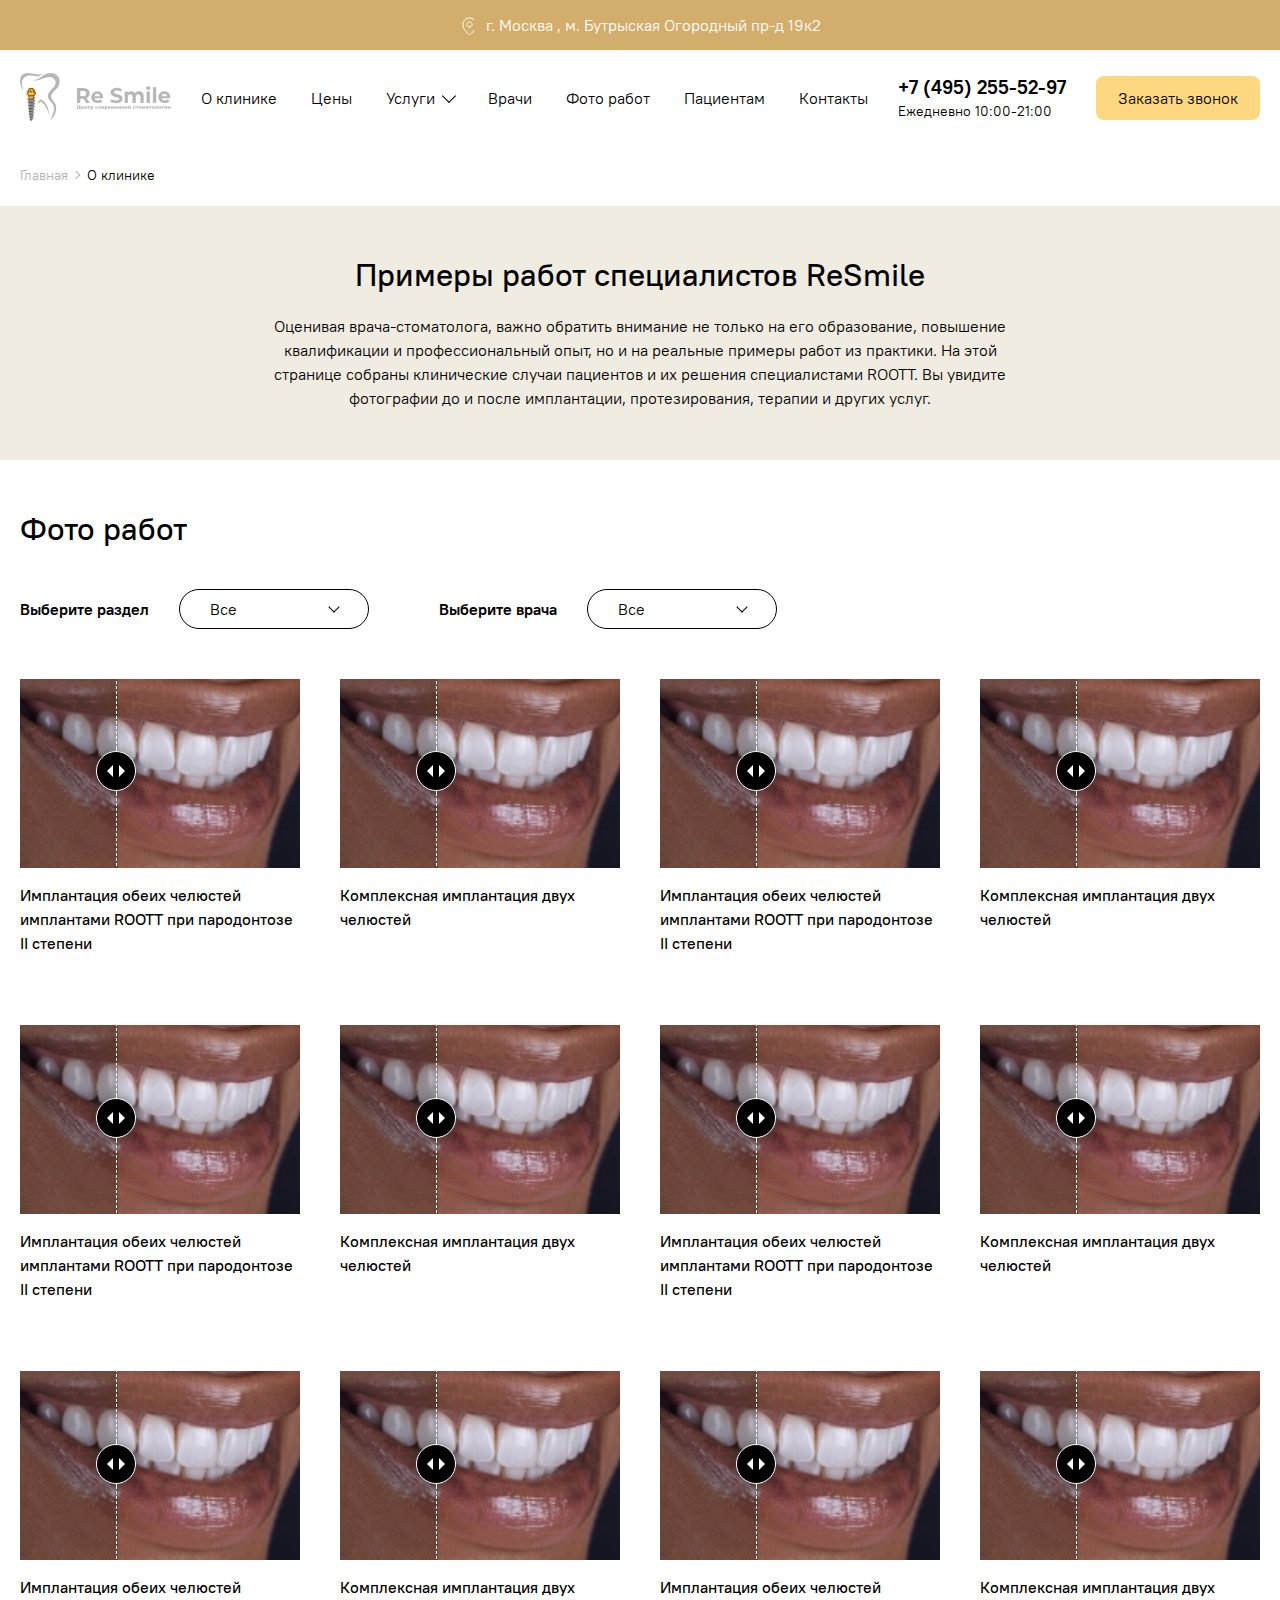
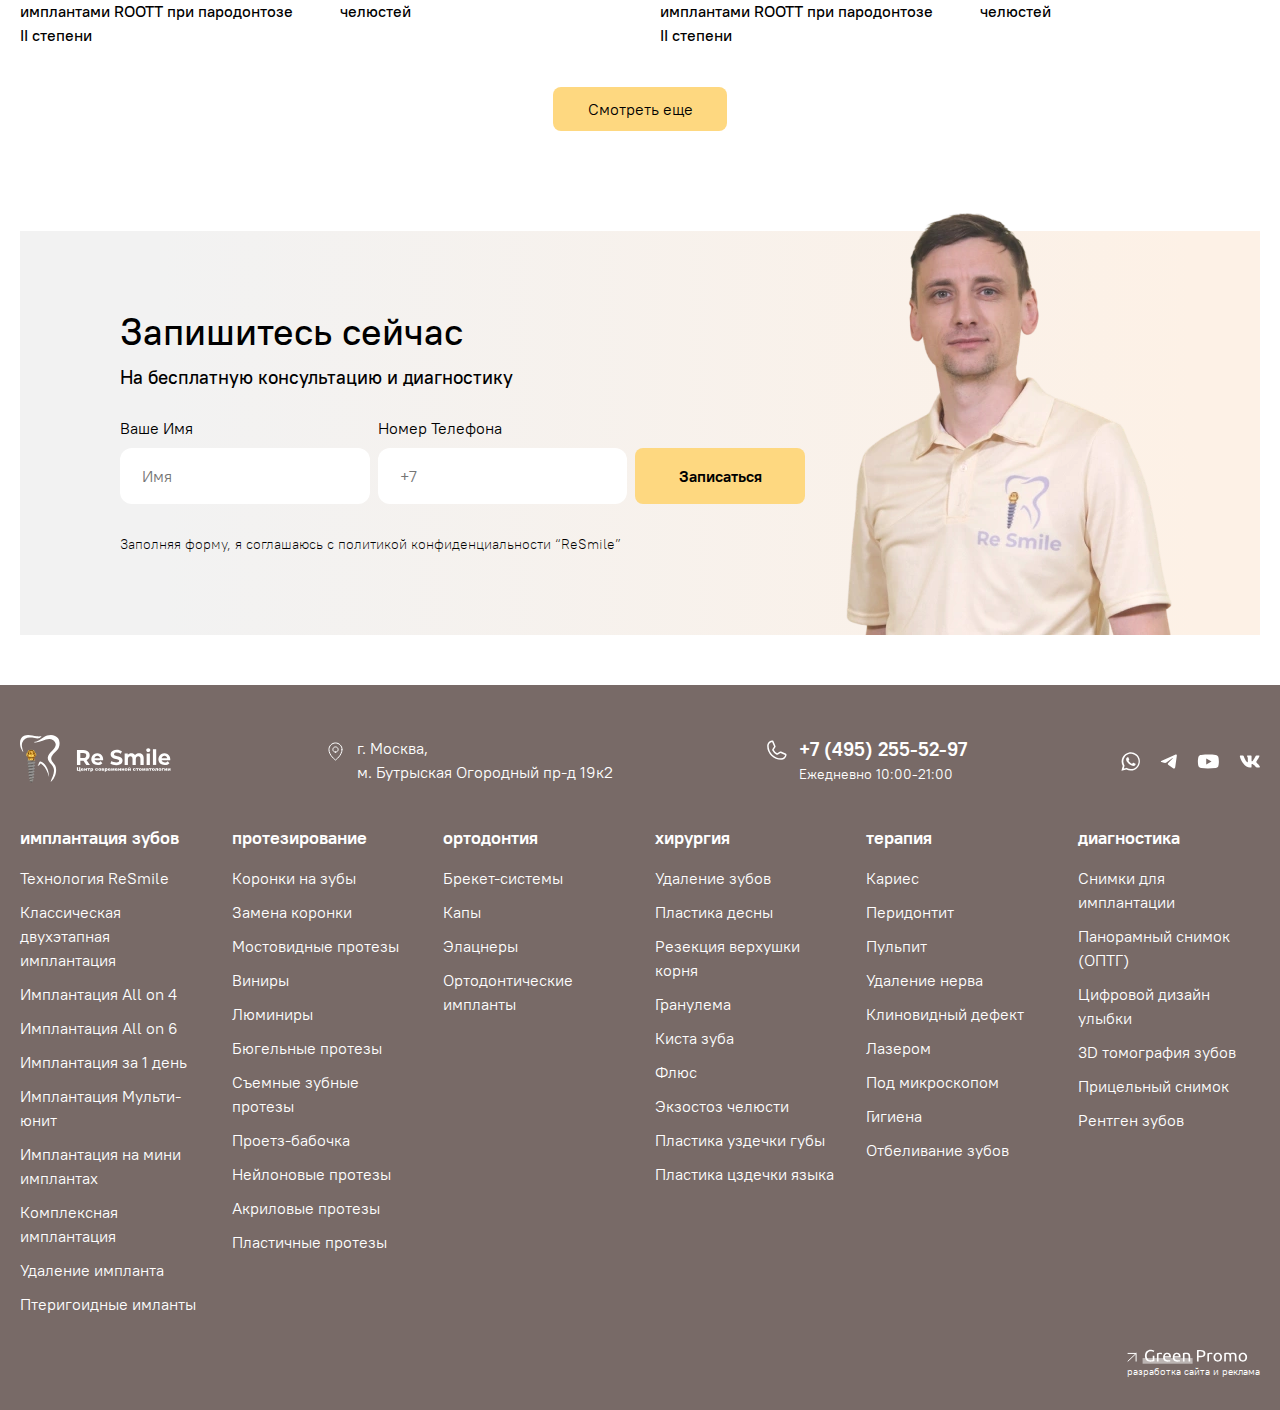
<file: projects.html>
<!DOCTYPE html>
<html lang="ru">
  <head>
    <meta charset="utf-8">
    <meta name="viewport" content="width=device-width, initial-scale=1, shrink-to-fit=no">
    <meta name="format-detection" content="telephone=no">
    <title>Проекты</title>
    <meta name="description" content="Описание страницы проектов">
    <meta name="keywords" content="Ключи страницы проектов">
    <link rel="shortcut icon" href="img/favicon.ico" type="image/x-icon">
    <link rel="stylesheet" href="css/libs/tiny-slider.css">
    <link rel="stylesheet" href="css/libs/fancybox.css">
    <link rel="stylesheet" href="css/libs/twentytwenty.css">
    <link rel="stylesheet" href="css/style.min.css">
  </head>
  <body>
    <div class="top">
      <div class="container">
        <div class="top__item">
          <svg width="15" height="19" viewBox="0 0 15 19" fill="none" xmlns="http://www.w3.org/2000/svg">
            <use xlink:href="#svg-address"></use>
          </svg>г. Москва , м. Бутрыская Огородный пр-д 19к2
        </div>
      </div>
    </div>
    <header class="header">
      <div class="container header__cols"><a class="header__col logo _logo" href="index.html"><span class="logo__icon">
            <svg width="40" height="49" viewBox="0 0 40 49" fill="none" xmlns="http://www.w3.org/2000/svg" xmlns:xlink="http://www.w3.org/1999/xlink">
              <use xlink:href="#svg-logo"></use>
            </svg>
            <picture>
              <source type="image/webp" srcset="img/logo@2x.webp 2x, img/logo.webp 2x">
              <source type="image/png" srcset="img/logo@2x.png 2x, img/logo.png 2x"><img class="logo__img" src="img/logo.png" alt="" width="12" height="35">
            </picture></span>
          <svg class="logo__text" width="95" height="24" viewBox="0 0 95 24" fill="none" xmlns="http://www.w3.org/2000/svg">
            <use xlink:href="#svg-logo-text"></use>
          </svg></a>
        <div class="header__col header__mobile"><a class="header__mobile-phone" href="tel:+74952555297">
            <svg width="20" height="20" viewBox="0 0 20 20" fill="none" xmlns="http://www.w3.org/2000/svg">
              <use xlink:href="#svg-phone"></use>
            </svg></a>
          <button class="button header__mobile-button _yellow" type="button" data-fancybox data-src="#modal-order">Записаться</button>
          <button class="header__mobile-burger" type="button"><span></span><span></span><span></span></button>
        </div>
        <nav class="header__col nav _nav">
          <!-- Класс _active у активного li-->
          <ul>
            <li><a href="about.html">О клинике</a></li>
            <li><a href="price.html">Цены</a></li>
            <li class="_parent"><a href="#nav-services">Услуги</a></li>
            <li><a href="doctors.html">Врачи</a></li>
            <li><a href="projects.html">Фото работ</a></li>
            <li><a href="articles.html">Пациентам</a></li>
            <li><a href="contacts.html">Контакты</a></li>
          </ul>
        </nav>
        <div class="header__col header__contacts _contacts"><a class="header__phone" href="tel:+74952555297">+7 (495) 255-52-97</a>
          <div class="header__schedule">Ежедневно 10:00-21:00</div>
        </div>
        <div class="header__col _callback">
          <button class="header__callback button _yellow" type="button" data-fancybox data-src="#modal-order">Заказать звонок</button>
        </div>
      </div>
      <div class="nav-slide" id="nav-services">
        <div class="container">
          <!-- Класс _active у активного li-->
          <ul class="nav-slide__list">
            <li class="_parent"><a href="service.html">Имплантация зубов</a>
              <ul>
                <li>
                  <ul>
                    <li><a href="service.html">Базальная имплантация</a></li>
                    <li><a href="service.html">Имплантация с немедленной нагрузкой</a></li>
                    <li><a href="service.html">Экспресс-имплантация</a></li>
                    <li><a href="service.html">Зубные мини импланты</a></li>
                    <li><a href="service.html">Имплантация последнего поколения</a></li>
                    <li><a href="service.html">Безоперационная имплантацяи</a></li>
                    <li><a href="service.html">Дентальная имплантация</a></li>
                    <li><a href="service.html">Балочные протезы</a></li>
                  </ul>
                </li>
                <li>
                  <ul class="_strong">
                    <li><a href="service.html">Классическая двухэтапная имплантация</a></li>
                    <li><a href="service.html">Имплантация зубов all-on-4</a></li>
                    <li><a href="service.html">Имплантация зубов All-on-6</a></li>
                  </ul>
                </li>
                <li>
                  <ul>
                    <li><a href="service.html">Трансгингивальная имплантация</a></li>
                    <li><a href="service.html">Комбинированная имплантация</a></li>
                    <li><a href="service.html">Имплантация Мульти-юнит</a></li>
                  </ul>
                </li>
                <li>
                  <ul>
                    <li><a href="service.html">Имплантация под ключ</a></li>
                    <li><a href="service.html">Подготовка к имплантации</a></li>
                    <li><a href="service.html">Компрессионные импланты</a></li>
                  </ul>
                </li>
                <li>
                  <ul class="_strong">
                    <li><a href="service.html">Синус-лифтинг</a></li>
                  </ul>
                </li>
                <li>
                  <ul>
                    <li><a href="service.html">Имплантация 1 зуба</a></li>
                    <li><a href="service.html">Имплантация 2 зубов</a></li>
                    <li><a href="service.html">Имплантация 3 зубов</a></li>
                  </ul>
                </li>
                <li>
                  <ul>
                    <li><a href="service.html">Имплантация нижних зубов</a></li>
                    <li><a href="service.html">Имплантация передних зубов</a></li>
                    <li><a href="service.html">Имплантация при полном отсутствии зубов</a></li>
                    <li><a href="service.html">Имплантация верхних зубов</a></li>
                    <li><a href="service.html">Имплантация жевательных зубов</a></li>
                  </ul>
                </li>
                <li>
                  <ul>
                    <li><a href="service.html">Имплантация при пародонтозе</a></li>
                    <li><a href="service.html">Имплантация при отсутствии костной ткани</a></li>
                    <li><a href="service.html">Имплантация при неправильном прикусе</a></li>
                  </ul>
                </li>
                <li>
                  <ul>
                    <li><a href="service.html">Скуловая имплантация</a></li>
                  </ul>
                </li>
              </ul>
            </li>
            <li><a href="service.html">Протезирование зубов</a></li>
            <li><a href="service.html">Хирургия</a></li>
            <li><a href="service.html">Ортодонтия</a></li>
            <li><a href="service.html">Диагностика</a></li>
            <li><a href="service.html">Терапия</a></li>
          </ul>
        </div>
      </div>
      <div class="nav-slide__overlay"></div>
      <div class="nav-mobile _main">
        <button class="nav-mobile__close" type="button"></button>
        <div class="container nav-mobile__content">
          <!--Класс _active у активного li-->
          <ul class="nav-mobile__list">
            <li><a href="about.html">О клинике</a></li>
            <li><a href="price.html">Цены</a></li>
            <li class="_parent"><a href="service.html">Услуги</a><span></span>
              <ul>
                <li class="_parent"><a href="service.html">Имплантация зубов</a><span data-src="#nav-mobile-service-1"></span></li>
                <li class="_parent"><a href="service.html">Протезирование</a><span data-src="#nav-mobile-service-2"></span></li>
                <li class="_parent"><a href="service.html">Ортодонтия</a><span data-src="#nav-mobile-service-3"></span></li>
                <li class="_parent"><a href="service.html">Хирургия</a><span data-src="#nav-mobile-service-4"></span></li>
                <li class="_parent"><a href="service.html">Терапия</a><span data-src="#nav-mobile-service-5"></span></li>
                <li class="_parent"><a href="service.html">Диагностика</a><span data-src="#nav-mobile-service-6"></span></li>
              </ul>
            </li>
            <li><a href="doctors.html">Врачи</a></li>
            <li><a href="projects.html">Фото работ</a></li>
            <li><a href="articles.html">Пациентам</a></li>
            <li><a href="contacts.html">Контакты</a></li>
          </ul>
          <div class="nav-mobile__contacts"><a class="nav-mobile__phone" href="tel:+74952555297">+7 (495) 255-52-97</a>
            <div class="nav-mobile__item nav-mobile__schedule">
              <svg width="20" height="20" viewBox="0 0 20 20" fill="none" xmlns="http://www.w3.org/2000/svg">
                <use xlink:href="#svg-schedule"></use>
              </svg>Ежедневно 10:00-21:00
            </div>
            <div class="nav-mobile__item">
              <svg width="21" height="21" viewBox="0 0 21 21" fill="none" xmlns="http://www.w3.org/2000/svg">
                <use xlink:href="#svg-address"></use>
              </svg>г. Москва , м. Бутрыская Огородный пр-д 19к2
            </div>
          </div>
        </div>
      </div>
      <div class="nav-mobile" id="nav-mobile-service-1">
        <button class="nav-mobile__close _back" type="button">
          <svg width="24" height="25" viewBox="0 0 24 25" fill="none" xmlns="http://www.w3.org/2000/svg">
            <use xlink:href="#svg-back"></use>
          </svg>
        </button>
        <div class="container nav-mobile__content">
          <div class="nav-mobile__title">Имплантация зубов</div>
          <ul class="nav-mobile__list _sub">
            <li><a href="service.html">Технология ReSmile</a></li>
            <li><a href="service.html">Классическая двухэтапная имплантация</a></li>
            <li><a href="service.html">Имплантация All on 4</a></li>
            <li><a href="service.html">Имплантация All on 6</a></li>
            <li><a href="service.html">Имплантация за 1 день</a></li>
            <li><a href="service.html">Имплантация Мульти-юнит</a></li>
            <li><a href="service.html">Имплантация на мини имплантах</a></li>
            <li><a href="service.html">Комплексная имплантация</a></li>
            <li><a href="service.html">Удаление импланта</a></li>
            <li><a href="service.html">Птеригоидные имланты</a></li>
          </ul>
        </div>
      </div>
      <div class="nav-mobile" id="nav-mobile-service-2">
        <button class="nav-mobile__close _back" type="button">
          <svg width="24" height="25" viewBox="0 0 24 25" fill="none" xmlns="http://www.w3.org/2000/svg">
            <use xlink:href="#svg-back"></use>
          </svg>
        </button>
        <div class="container nav-mobile__content">
          <div class="nav-mobile__title">Протезирование</div>
          <ul class="nav-mobile__list _sub">
            <li><a href="service.html">Подкатегория протезирования</a></li>
          </ul>
        </div>
      </div>
      <div class="nav-mobile" id="nav-mobile-service-3">
        <button class="nav-mobile__close _back" type="button">
          <svg width="24" height="25" viewBox="0 0 24 25" fill="none" xmlns="http://www.w3.org/2000/svg">
            <use xlink:href="#svg-back"></use>
          </svg>
        </button>
        <div class="container nav-mobile__content">
          <div class="nav-mobile__title">Ортодонтия</div>
          <ul class="nav-mobile__list _sub">
            <li><a href="service.html">Подкатегория ортодонтии</a></li>
          </ul>
        </div>
      </div>
      <div class="nav-mobile" id="nav-mobile-service-4">
        <button class="nav-mobile__close _back" type="button">
          <svg width="24" height="25" viewBox="0 0 24 25" fill="none" xmlns="http://www.w3.org/2000/svg">
            <use xlink:href="#svg-back"></use>
          </svg>
        </button>
        <div class="container nav-mobile__content">
          <div class="nav-mobile__title">Хирургия</div>
          <ul class="nav-mobile__list _sub">
            <li><a href="service.html">Подкатегория хирургии</a></li>
          </ul>
        </div>
      </div>
      <div class="nav-mobile" id="nav-mobile-service-5">
        <button class="nav-mobile__close _back" type="button">
          <svg width="24" height="25" viewBox="0 0 24 25" fill="none" xmlns="http://www.w3.org/2000/svg">
            <use xlink:href="#svg-back"></use>
          </svg>
        </button>
        <div class="container nav-mobile__content">
          <div class="nav-mobile__title">Терапия</div>
          <ul class="nav-mobile__list _sub">
            <li><a href="service.html">Подкатегория терапии</a></li>
          </ul>
        </div>
      </div>
      <div class="nav-mobile" id="nav-mobile-service-6">
        <button class="nav-mobile__close _back" type="button">
          <svg width="24" height="25" viewBox="0 0 24 25" fill="none" xmlns="http://www.w3.org/2000/svg">
            <use xlink:href="#svg-back"></use>
          </svg>
        </button>
        <div class="container nav-mobile__content">
          <div class="nav-mobile__title">Диагностика</div>
          <ul class="nav-mobile__list _sub">
            <li><a href="service.html">Подкатегория диагностики</a></li>
          </ul>
        </div>
      </div>
    </header>
    <main class="main _inner">
      <div class="breadcrumbs">
        <div class="container">
          <ul class="breadcrumbs__list">
            <li>Главная</li>
            <li><a href="#">О клинике</a></li>
          </ul>
        </div>
      </div>
      <section class="section page-top _beige">
        <div class="container">
          <div class="page-top__wrapper">
            <h1 class="page-top__title">Примеры работ специалистов ReSmile</h1>
            <div class="page-top__text">Оценивая врача-стоматолога, важно обратить внимание не только на его образование, повышение квалификации и профессиональный опыт, но и на реальные примеры работ из практики. На этой странице собраны клинические случаи пациентов и их решения специалистами ROOTT. Вы увидите фотографии до и после имплантации, протезирования, терапии и других услуг.</div>
          </div>
        </div>
      </section>
      <section class="section projects">
        <div class="container">
          <h2 class="section__subtitle">Фото работ</h2>
          <div class="doctors__selects">
            <div class="doctors__select">
              <div class="doctors__select-title">Выберите раздел</div>
              <div class="doctors__choose">
                <button class="doctors__choose-current" type="button">Все</button>
                <div class="doctors__radios">
                  <div class="doctors__radio">
                    <input type="radio" name="special" id="special-1" value="Все" checked>
                    <label for="special-1">Все</label>
                  </div>
                  <div class="doctors__radio">
                    <input type="radio" name="special" id="special-2" value="Имплантация">
                    <label for="special-2">Имплантация</label>
                  </div>
                  <div class="doctors__radio">
                    <input type="radio" name="special" id="special-3" value="Протезирование">
                    <label for="special-3">Протезирование</label>
                  </div>
                  <div class="doctors__radio">
                    <input type="radio" name="special" id="special-4" value="Хирургия">
                    <label for="special-4">Хирургия</label>
                  </div>
                  <div class="doctors__radio">
                    <input type="radio" name="special" id="special-5" value="Ортодонтия">
                    <label for="special-5">Ортодонтия</label>
                  </div>
                  <div class="doctors__radio">
                    <input type="radio" name="special" id="special-6" value="Диагностика">
                    <label for="special-6">Диагностика</label>
                  </div>
                  <div class="doctors__radio">
                    <input type="radio" name="special" id="special-7" value="Терапия">
                    <label for="special-7">Терапия</label>
                  </div>
                </div>
              </div>
            </div>
            <div class="doctors__select">
              <div class="doctors__select-title">Выберите врача</div>
              <div class="doctors__choose">
                <button class="doctors__choose-current" type="button">Все</button>
                <div class="doctors__radios">
                  <div class="doctors__radio">
                    <input type="radio" name="doctor" id="doctor-1" value="Все" checked>
                    <label for="doctor-1">Все</label>
                  </div>
                  <div class="doctors__radio">
                    <input type="radio" name="doctor" id="doctor-2" value="Вознюк В.А.">
                    <label for="doctor-2">Вознюк В.А.</label>
                  </div>
                  <div class="doctors__radio">
                    <input type="radio" name="doctor" id="doctor-3" value="Малиновский Ю.В">
                    <label for="doctor-3">Малиновский Ю.В</label>
                  </div>
                  <div class="doctors__radio">
                    <input type="radio" name="doctor" id="doctor-4" value="Вознюк В.А.">
                    <label for="doctor-4">Вознюк В.А.</label>
                  </div>
                  <div class="doctors__radio">
                    <input type="radio" name="doctor" id="doctor-5" value="Вознюк В.А.">
                    <label for="doctor-5">Вознюк В.А.</label>
                  </div>
                  <div class="doctors__radio">
                    <input type="radio" name="doctor" id="doctor-6" value="Вознюк В.А.">
                    <label for="doctor-6">Вознюк В.А.</label>
                  </div>
                  <div class="doctors__radio">
                    <input type="radio" name="doctor" id="doctor-7" value="Вознюк В.А.">
                    <label for="doctor-7">Вознюк В.А.</label>
                  </div>
                </div>
              </div>
            </div>
          </div>
          <div class="projects__cols">
            <div class="projects__col">
              <div class="projects__item">
                <div class="shtorka">
                  <picture class="shtorka__img _before">
                    <source type="image/webp" srcset="img/tmp/work-thumb-before@2x.webp 2x, img/tmp/work-thumb-before.webp 1x">
                    <source type="image/jpeg" srcset="img/tmp/work-thumb-before@2x.jpg 2x, img/tmp/work-thumb-before.jpg 1x"><img src="img/tmp/work-thumb-before.jpg" alt="" width="275" height="186">
                  </picture>
                  <picture class="shtorka__img _after">
                    <source type="image/webp" srcset="img/tmp/work-thumb@2x.webp 2x, img/tmp/work-thumb.webp 1x">
                    <source type="image/jpeg" srcset="img/tmp/work-thumb@2x.jpg 2x, img/tmp/work-thumb.jpg 1x"><img src="img/tmp/work-thumb.jpg" alt="" width="275" height="186">
                  </picture>
                </div><a class="projects__link" href="project.html">Имплантация обеих челюстей имплантами ROOTT при пародонтозе II степени</a>
              </div>
            </div>
            <div class="projects__col">
              <div class="projects__item">
                <div class="shtorka">
                  <picture class="shtorka__img _before">
                    <source type="image/webp" srcset="img/tmp/work-thumb-before@2x.webp 2x, img/tmp/work-thumb-before.webp 1x">
                    <source type="image/jpeg" srcset="img/tmp/work-thumb-before@2x.jpg 2x, img/tmp/work-thumb-before.jpg 1x"><img src="img/tmp/work-thumb-before.jpg" alt="" width="275" height="186">
                  </picture>
                  <picture class="shtorka__img _after">
                    <source type="image/webp" srcset="img/tmp/work-thumb@2x.webp 2x, img/tmp/work-thumb.webp 1x">
                    <source type="image/jpeg" srcset="img/tmp/work-thumb@2x.jpg 2x, img/tmp/work-thumb.jpg 1x"><img src="img/tmp/work-thumb.jpg" alt="" width="275" height="186">
                  </picture>
                </div><a class="projects__link" href="project.html">Комплексная имплантация двух челюстей</a>
              </div>
            </div>
            <div class="projects__col">
              <div class="projects__item">
                <div class="shtorka">
                  <picture class="shtorka__img _before">
                    <source type="image/webp" srcset="img/tmp/work-thumb-before@2x.webp 2x, img/tmp/work-thumb-before.webp 1x">
                    <source type="image/jpeg" srcset="img/tmp/work-thumb-before@2x.jpg 2x, img/tmp/work-thumb-before.jpg 1x"><img src="img/tmp/work-thumb-before.jpg" alt="" width="275" height="186">
                  </picture>
                  <picture class="shtorka__img _after">
                    <source type="image/webp" srcset="img/tmp/work-thumb@2x.webp 2x, img/tmp/work-thumb.webp 1x">
                    <source type="image/jpeg" srcset="img/tmp/work-thumb@2x.jpg 2x, img/tmp/work-thumb.jpg 1x"><img src="img/tmp/work-thumb.jpg" alt="" width="275" height="186">
                  </picture>
                </div><a class="projects__link" href="project.html">Имплантация обеих челюстей имплантами ROOTT при пародонтозе II степени</a>
              </div>
            </div>
            <div class="projects__col">
              <div class="projects__item">
                <div class="shtorka">
                  <picture class="shtorka__img _before">
                    <source type="image/webp" srcset="img/tmp/work-thumb-before@2x.webp 2x, img/tmp/work-thumb-before.webp 1x">
                    <source type="image/jpeg" srcset="img/tmp/work-thumb-before@2x.jpg 2x, img/tmp/work-thumb-before.jpg 1x"><img src="img/tmp/work-thumb-before.jpg" alt="" width="275" height="186">
                  </picture>
                  <picture class="shtorka__img _after">
                    <source type="image/webp" srcset="img/tmp/work-thumb@2x.webp 2x, img/tmp/work-thumb.webp 1x">
                    <source type="image/jpeg" srcset="img/tmp/work-thumb@2x.jpg 2x, img/tmp/work-thumb.jpg 1x"><img src="img/tmp/work-thumb.jpg" alt="" width="275" height="186">
                  </picture>
                </div><a class="projects__link" href="project.html">Комплексная имплантация двух челюстей</a>
              </div>
            </div>
            <div class="projects__col">
              <div class="projects__item">
                <div class="shtorka">
                  <picture class="shtorka__img _before">
                    <source type="image/webp" srcset="img/tmp/work-thumb-before@2x.webp 2x, img/tmp/work-thumb-before.webp 1x">
                    <source type="image/jpeg" srcset="img/tmp/work-thumb-before@2x.jpg 2x, img/tmp/work-thumb-before.jpg 1x"><img src="img/tmp/work-thumb-before.jpg" alt="" width="275" height="186">
                  </picture>
                  <picture class="shtorka__img _after">
                    <source type="image/webp" srcset="img/tmp/work-thumb@2x.webp 2x, img/tmp/work-thumb.webp 1x">
                    <source type="image/jpeg" srcset="img/tmp/work-thumb@2x.jpg 2x, img/tmp/work-thumb.jpg 1x"><img src="img/tmp/work-thumb.jpg" alt="" width="275" height="186">
                  </picture>
                </div><a class="projects__link" href="project.html">Имплантация обеих челюстей имплантами ROOTT при пародонтозе II степени</a>
              </div>
            </div>
            <div class="projects__col">
              <div class="projects__item">
                <div class="shtorka">
                  <picture class="shtorka__img _before">
                    <source type="image/webp" srcset="img/tmp/work-thumb-before@2x.webp 2x, img/tmp/work-thumb-before.webp 1x">
                    <source type="image/jpeg" srcset="img/tmp/work-thumb-before@2x.jpg 2x, img/tmp/work-thumb-before.jpg 1x"><img src="img/tmp/work-thumb-before.jpg" alt="" width="275" height="186">
                  </picture>
                  <picture class="shtorka__img _after">
                    <source type="image/webp" srcset="img/tmp/work-thumb@2x.webp 2x, img/tmp/work-thumb.webp 1x">
                    <source type="image/jpeg" srcset="img/tmp/work-thumb@2x.jpg 2x, img/tmp/work-thumb.jpg 1x"><img src="img/tmp/work-thumb.jpg" alt="" width="275" height="186">
                  </picture>
                </div><a class="projects__link" href="project.html">Комплексная имплантация двух челюстей</a>
              </div>
            </div>
            <div class="projects__col">
              <div class="projects__item">
                <div class="shtorka">
                  <picture class="shtorka__img _before">
                    <source type="image/webp" srcset="img/tmp/work-thumb-before@2x.webp 2x, img/tmp/work-thumb-before.webp 1x">
                    <source type="image/jpeg" srcset="img/tmp/work-thumb-before@2x.jpg 2x, img/tmp/work-thumb-before.jpg 1x"><img src="img/tmp/work-thumb-before.jpg" alt="" width="275" height="186">
                  </picture>
                  <picture class="shtorka__img _after">
                    <source type="image/webp" srcset="img/tmp/work-thumb@2x.webp 2x, img/tmp/work-thumb.webp 1x">
                    <source type="image/jpeg" srcset="img/tmp/work-thumb@2x.jpg 2x, img/tmp/work-thumb.jpg 1x"><img src="img/tmp/work-thumb.jpg" alt="" width="275" height="186">
                  </picture>
                </div><a class="projects__link" href="project.html">Имплантация обеих челюстей имплантами ROOTT при пародонтозе II степени</a>
              </div>
            </div>
            <div class="projects__col">
              <div class="projects__item">
                <div class="shtorka">
                  <picture class="shtorka__img _before">
                    <source type="image/webp" srcset="img/tmp/work-thumb-before@2x.webp 2x, img/tmp/work-thumb-before.webp 1x">
                    <source type="image/jpeg" srcset="img/tmp/work-thumb-before@2x.jpg 2x, img/tmp/work-thumb-before.jpg 1x"><img src="img/tmp/work-thumb-before.jpg" alt="" width="275" height="186">
                  </picture>
                  <picture class="shtorka__img _after">
                    <source type="image/webp" srcset="img/tmp/work-thumb@2x.webp 2x, img/tmp/work-thumb.webp 1x">
                    <source type="image/jpeg" srcset="img/tmp/work-thumb@2x.jpg 2x, img/tmp/work-thumb.jpg 1x"><img src="img/tmp/work-thumb.jpg" alt="" width="275" height="186">
                  </picture>
                </div><a class="projects__link" href="project.html">Комплексная имплантация двух челюстей</a>
              </div>
            </div>
            <div class="projects__col">
              <div class="projects__item">
                <div class="shtorka">
                  <picture class="shtorka__img _before">
                    <source type="image/webp" srcset="img/tmp/work-thumb-before@2x.webp 2x, img/tmp/work-thumb-before.webp 1x">
                    <source type="image/jpeg" srcset="img/tmp/work-thumb-before@2x.jpg 2x, img/tmp/work-thumb-before.jpg 1x"><img src="img/tmp/work-thumb-before.jpg" alt="" width="275" height="186">
                  </picture>
                  <picture class="shtorka__img _after">
                    <source type="image/webp" srcset="img/tmp/work-thumb@2x.webp 2x, img/tmp/work-thumb.webp 1x">
                    <source type="image/jpeg" srcset="img/tmp/work-thumb@2x.jpg 2x, img/tmp/work-thumb.jpg 1x"><img src="img/tmp/work-thumb.jpg" alt="" width="275" height="186">
                  </picture>
                </div><a class="projects__link" href="project.html">Имплантация обеих челюстей имплантами ROOTT при пародонтозе II степени</a>
              </div>
            </div>
            <div class="projects__col">
              <div class="projects__item">
                <div class="shtorka">
                  <picture class="shtorka__img _before">
                    <source type="image/webp" srcset="img/tmp/work-thumb-before@2x.webp 2x, img/tmp/work-thumb-before.webp 1x">
                    <source type="image/jpeg" srcset="img/tmp/work-thumb-before@2x.jpg 2x, img/tmp/work-thumb-before.jpg 1x"><img src="img/tmp/work-thumb-before.jpg" alt="" width="275" height="186">
                  </picture>
                  <picture class="shtorka__img _after">
                    <source type="image/webp" srcset="img/tmp/work-thumb@2x.webp 2x, img/tmp/work-thumb.webp 1x">
                    <source type="image/jpeg" srcset="img/tmp/work-thumb@2x.jpg 2x, img/tmp/work-thumb.jpg 1x"><img src="img/tmp/work-thumb.jpg" alt="" width="275" height="186">
                  </picture>
                </div><a class="projects__link" href="project.html">Комплексная имплантация двух челюстей</a>
              </div>
            </div>
            <div class="projects__col">
              <div class="projects__item">
                <div class="shtorka">
                  <picture class="shtorka__img _before">
                    <source type="image/webp" srcset="img/tmp/work-thumb-before@2x.webp 2x, img/tmp/work-thumb-before.webp 1x">
                    <source type="image/jpeg" srcset="img/tmp/work-thumb-before@2x.jpg 2x, img/tmp/work-thumb-before.jpg 1x"><img src="img/tmp/work-thumb-before.jpg" alt="" width="275" height="186">
                  </picture>
                  <picture class="shtorka__img _after">
                    <source type="image/webp" srcset="img/tmp/work-thumb@2x.webp 2x, img/tmp/work-thumb.webp 1x">
                    <source type="image/jpeg" srcset="img/tmp/work-thumb@2x.jpg 2x, img/tmp/work-thumb.jpg 1x"><img src="img/tmp/work-thumb.jpg" alt="" width="275" height="186">
                  </picture>
                </div><a class="projects__link" href="project.html">Имплантация обеих челюстей имплантами ROOTT при пародонтозе II степени</a>
              </div>
            </div>
            <div class="projects__col">
              <div class="projects__item">
                <div class="shtorka">
                  <picture class="shtorka__img _before">
                    <source type="image/webp" srcset="img/tmp/work-thumb-before@2x.webp 2x, img/tmp/work-thumb-before.webp 1x">
                    <source type="image/jpeg" srcset="img/tmp/work-thumb-before@2x.jpg 2x, img/tmp/work-thumb-before.jpg 1x"><img src="img/tmp/work-thumb-before.jpg" alt="" width="275" height="186">
                  </picture>
                  <picture class="shtorka__img _after">
                    <source type="image/webp" srcset="img/tmp/work-thumb@2x.webp 2x, img/tmp/work-thumb.webp 1x">
                    <source type="image/jpeg" srcset="img/tmp/work-thumb@2x.jpg 2x, img/tmp/work-thumb.jpg 1x"><img src="img/tmp/work-thumb.jpg" alt="" width="275" height="186">
                  </picture>
                </div><a class="projects__link" href="project.html">Комплексная имплантация двух челюстей</a>
              </div>
            </div>
          </div>
          <div class="section__more">
            <button class="button _yellow" type="button">Смотреть еще</button>
          </div>
        </div>
      </section>
      <section class="section">
        <div class="container">
          <div class="order">
            <h3 class="section__title order__title _left">Запишитесь сейчас</h3>
            <div class="order__subtitle">На бесплатную консультацию и диагностику</div>
            <form class="form" action="#" method="post">
              <div class="form__cols">
                <fieldset class="form__fieldset form__col">
                  <label class="form__label" for="order-page-name">Ваше Имя</label>
                  <input class="form__input" type="text" name="name" id="order-page-name" placeholder="Имя">
                </fieldset>
                <fieldset class="form__fieldset form__col">
                  <label class="form__label" for="order-page-phone">Номер Телефона</label>
                  <input class="form__input" type="tel" name="phone" id="order-page-phone" placeholder="+7">
                </fieldset>
                <div class="form__col">
                  <button class="button form__button _yellow" type="submit">Записаться</button>
                </div>
              </div>
              <div class="form__policy">Заполняя форму, я соглашаюсь с политикой конфиденциальности “ReSmile”</div>
            </form>
            <picture>
              <source type="image/webp" srcset="img/order@2x.webp 2x, img/order.webp 1x">
              <source type="image/png" srcset="img/order@2x.png 2x, img/order.png 1x"><img class="order__img" src="img/order.png" alt="" width="362" height="479">
            </picture>
          </div>
        </div>
      </section>
    </main>
    <footer class="footer">
      <div class="container">
        <div class="footer__top">
          <div class="footer__top-col _logo"><a class="footer__logo logo _white" href="index.html"><span class="logo__icon">
                <svg width="40" height="49" viewBox="0 0 40 49" fill="none" xmlns="http://www.w3.org/2000/svg" xmlns:xlink="http://www.w3.org/1999/xlink">
                  <use xlink:href="#svg-logo"></use>
                </svg>
                <picture>
                  <source type="image/webp" srcset="img/logo@2x.webp 2x, img/logo.webp 2x">
                  <source type="image/png" srcset="img/logo@2x.png 2x, img/logo.png 2x"><img class="logo__img" src="img/logo.png" alt="" width="12" height="35">
                </picture></span>
              <svg class="logo__text" width="95" height="24" viewBox="0 0 95 24" fill="none" xmlns="http://www.w3.org/2000/svg">
                <use xlink:href="#svg-logo-text"></use>
              </svg></a></div>
          <div class="footer__top-col _address">
            <div class="footer__item">
              <svg width="22" height="22" viewBox="0 0 22 22" fill="none" xmlns="http://www.w3.org/2000/svg">
                <use xlink:href="#svg-address"></use>
              </svg>
              <div class="footer__item-content">г. Москва, <br>м. Бутрыская Огородный пр-д 19к2</div>
            </div>
          </div>
          <div class="footer__top-col _phone">
            <div class="footer__item">
              <svg width="22" height="22" viewBox="0 0 22 22" fill="none" xmlns="http://www.w3.org/2000/svg">
                <use xlink:href="#svg-phone"></use>
              </svg>
              <div class="footer__item-content"><a class="footer__phone" href="tel:+74952555297">+7 (495) 255-52-97</a>
                <div class="footer__schedule">Ежедневно 10:00-21:00</div>
              </div>
            </div>
          </div>
          <div class="footer__top-col _socials">
            <div class="footer__socials"><a href="https://api.whatsapp.com/send?phone=" target="_blank" rel="nofollow">
                <svg width="19" height="19" viewBox="0 0 19 19" fill="none" xmlns="http://www.w3.org/2000/svg">
                  <use xlink:href="#svg-whatsapp"></use>
                </svg></a><a href="tg://resolve?domain=" target="_blank" rel="nofollow">
                <svg width="17" height="15" viewBox="0 0 17 15" fill="none" xmlns="http://www.w3.org/2000/svg">
                  <use xlink:href="#svg-telegram-footer"></use>
                </svg></a><a href="https://youtube.com/" target="_blank" rel="nofollow">
                <svg width="22" height="15" viewBox="0 0 22 15" fill="none" xmlns="http://www.w3.org/2000/svg">
                  <use xlink:href="#svg-youtube"></use>
                </svg></a><a href="https://vk.com/" target="_blank" rel="nofollow">
                <svg width="21" height="13" viewBox="0 0 21 13" fill="none" xmlns="http://www.w3.org/2000/svg">
                  <use xlink:href="#svg-vk"></use>
                </svg></a></div>
          </div>
        </div>
        <div class="footer__middle">
          <div class="footer__middle-col">
            <div class="footer__title"><a class="footer__title-link" href="service.html">имплантация зубов</a><span></span></div>
            <ul class="footer__list">
              <li><a href="service.html">Технология ReSmile</a></li>
              <li><a href="service.html">Классическая двухэтапная имплантация</a></li>
              <li><a href="service.html">Имплантация All on 4</a></li>
              <li><a href="service.html">Имплантация  All on 6</a></li>
              <li><a href="service.html">Имплантация за 1 день</a></li>
              <li><a href="service.html">Имплантация Мульти-юнит</a></li>
              <li><a href="service.html">Имплантация на мини имплантах</a></li>
              <li><a href="service.html">Комплексная имплантация</a></li>
              <li><a href="service.html">Удаление импланта</a></li>
              <li><a href="service.html">Птеригоидные имланты</a></li>
            </ul>
          </div>
          <div class="footer__middle-col">
            <div class="footer__title"><a class="footer__title-link" href="service.html">протезирование</a><span></span></div>
            <ul class="footer__list">
              <li><a href="service.html">Коронки на зубы</a></li>
              <li><a href="service.html">Замена коронки</a></li>
              <li><a href="service.html">Мостовидные протезы</a></li>
              <li><a href="service.html">Виниры</a></li>
              <li><a href="service.html">Люминиры</a></li>
              <li><a href="service.html">Бюгельные протезы</a></li>
              <li><a href="service.html">Съемные зубные протезы</a></li>
              <li><a href="service.html">Проетз-бабочка</a></li>
              <li><a href="service.html">Нейлоновые протезы</a></li>
              <li><a href="service.html">Акриловые протезы</a></li>
              <li><a href="service.html">Пластичные протезы</a></li>
            </ul>
          </div>
          <div class="footer__middle-col">
            <div class="footer__title"><a class="footer__title-link" href="service.html">ортодонтия</a><span></span></div>
            <ul class="footer__list">
              <li><a href="service.html">Брекет-системы</a></li>
              <li><a href="service.html">Капы</a></li>
              <li><a href="service.html">Элацнеры</a></li>
              <li><a href="service.html">Ортодонтические импланты</a></li>
            </ul>
          </div>
          <div class="footer__middle-col">
            <div class="footer__title"><a class="footer__title-link" href="service.html">хирургия</a><span></span></div>
            <ul class="footer__list">
              <li><a href="service.html">Удаление зубов</a></li>
              <li><a href="service.html">Пластика десны</a></li>
              <li><a href="service.html">Резекция верхушки корня</a></li>
              <li><a href="service.html">Гранулема</a></li>
              <li><a href="service.html">Киста зуба</a></li>
              <li><a href="service.html">Флюс</a></li>
              <li><a href="service.html">Экзостоз челюсти</a></li>
              <li><a href="service.html">Пластика уздечки губы</a></li>
              <li><a href="service.html">Пластика цздечки языка</a></li>
            </ul>
          </div>
          <div class="footer__middle-col">
            <div class="footer__title"><a class="footer__title-link" href="service.html">терапия</a><span></span></div>
            <ul class="footer__list">
              <li><a href="service.html">Кариес</a></li>
              <li><a href="service.html">Перидонтит</a></li>
              <li><a href="service.html">Пульпит</a></li>
              <li><a href="service.html">Удаление нерва</a></li>
              <li><a href="service.html">Клиновидный дефект</a></li>
              <li><a href="service.html">Лазером</a></li>
              <li><a href="service.html">Под микроскопом</a></li>
              <li><a href="service.html">Гигиена</a></li>
              <li><a href="service.html">Отбеливание зубов</a></li>
            </ul>
          </div>
          <div class="footer__middle-col">
            <div class="footer__title"><a class="footer__title-link" href="service.html">диагностика</a><span></span></div>
            <ul class="footer__list">
              <li><a href="service.html">Снимки для имплантации</a></li>
              <li><a href="service.html">Панорамный снимок (ОПТГ)</a></li>
              <li><a href="service.html">Цифровой дизайн улыбки</a></li>
              <li><a href="service.html">3D томография зубов</a></li>
              <li><a href="service.html">Прицельный снимок</a></li>
              <li><a href="service.html">Рентген зубов</a></li>
            </ul>
          </div>
        </div>
        <div class="footer__bottom">
          <div class="footer__bottom-col _socials">
            <div class="footer__socials"><a href="https://api.whatsapp.com/send?phone=" target="_blank" rel="nofollow">
                <svg width="19" height="19" viewBox="0 0 19 19" fill="none" xmlns="http://www.w3.org/2000/svg">
                  <use xlink:href="#svg-whatsapp"></use>
                </svg></a><a href="tg://resolve?domain=" target="_blank" rel="nofollow">
                <svg width="17" height="15" viewBox="0 0 17 15" fill="none" xmlns="http://www.w3.org/2000/svg">
                  <use xlink:href="#svg-telegram-footer"></use>
                </svg></a><a href="https://youtube.com/" target="_blank" rel="nofollow">
                <svg width="22" height="15" viewBox="0 0 22 15" fill="none" xmlns="http://www.w3.org/2000/svg">
                  <use xlink:href="#svg-youtube"></use>
                </svg></a><a href="https://vk.com/" target="_blank" rel="nofollow">
                <svg width="21" height="13" viewBox="0 0 21 13" fill="none" xmlns="http://www.w3.org/2000/svg">
                  <use xlink:href="#svg-vk"></use>
                </svg></a></div>
          </div>
          <div class="footer__bottom-col"><a class="footer__development" href="#" target="_blank" rel="nofollow">
              <svg width="121" height="19" viewBox="0 0 121 19" fill="none" xmlns="http://www.w3.org/2000/svg">
                <use xlink:href="#svg-green-promo"></use>
              </svg>разработка сайта и реклама</a></div>
        </div>
      </div>
    </footer>
    <svg class="svg">
      <symbol id="svg-address">
        <path d="M10.5 11.1562C11.9497 11.1562 13.125 9.981 13.125 8.53125C13.125 7.0815 11.9497 5.90625 10.5 5.90625C9.05025 5.90625 7.875 7.0815 7.875 8.53125C7.875 9.981 9.05025 11.1562 10.5 11.1562Z" stroke-linecap="round" stroke-linejoin="round"></path>
        <path d="M17.0625 8.53125C17.0625 14.4375 10.5 19.0312 10.5 19.0312C10.5 19.0312 3.9375 14.4375 3.9375 8.53125C3.9375 6.79077 4.6289 5.12157 5.85961 3.89086C7.09032 2.66015 8.75952 1.96875 10.5 1.96875C12.2405 1.96875 13.9097 2.66015 15.1404 3.89086C16.3711 5.12157 17.0625 6.79077 17.0625 8.53125V8.53125Z" stroke-linecap="round" stroke-linejoin="round"></path>
      </symbol>
      <symbol id="svg-logo">
        <path d="M3.37715 16.9284C2.83956 15.0513 2.16243 13.3505 1.93002 11.3894C1.77689 10.0904 1.84422 8.75409 2.31719 7.52923C4.04451 3.06296 7.78696 1.81229 12.1767 2.59684C15.5222 3.19472 19.2386 4.73637 21.6392 1.31817C19.9521 1.33245 18.3513 1.49166 16.6587 1.24625C12.6915 0.67198 7.94552 -0.972331 4.04234 0.798803C-0.743239 2.97072 -0.777992 9.82797 1.34953 13.9072C1.87354 14.9113 2.3856 16.3371 3.37715 16.9284Z"></path>
        <path d="M14.0028 7.02798V7.19269C20.4451 8.74806 27.2523 1.21882 33.2602 5.32163C33.8028 5.7012 34.2848 6.1624 34.6895 6.68924C38.3765 11.4383 31.4243 15.9419 29.0736 19.2777C28.4285 20.1929 27.9876 21.1817 27.8317 22.2973C27.185 26.8717 32.5076 29.176 33.6534 33.2074C35.0983 38.2913 31.9081 42.3925 30.6038 46.9707C34.8719 43.9336 37.5495 35.8301 35.3606 30.8598C34.2789 28.4029 30.9747 26.2683 31.2087 23.3069C31.5552 18.9324 37.2557 16.3251 38.8299 12.3968C39.4767 10.7816 39.7438 8.92539 39.4978 7.19324C39.3018 5.81465 38.9087 4.46956 38.086 3.33309C37.322 2.27513 36.2664 1.45984 35.0891 0.927287C31.4048 -0.734044 26.9374 0.148229 23.6315 2.22956C20.683 4.08524 17.6584 6.85669 14.0028 7.02798Z"></path>
        <path fill-rule="evenodd" clip-rule="evenodd" d="M22.7019 30.0917C25.6755 32.8999 27.7123 37.0933 29.1323 42.1981C28.6142 34.2988 26.099 29.7107 22.2827 27.2807C18.5647 24.9139 19.3857 28.885 17.5862 30.9592C18.3436 30.7742 19.0236 30.3514 19.5285 29.7513C21.093 27.9357 20.5282 28.0384 22.7019 30.0917Z"></path>
      </symbol>
      <symbol id="svg-logo-text">
        <path d="M10.3003 16.927L7.47185 12.7966H4.35014V16.927H0.955566V2.09854H7.30448C8.60361 2.09854 9.73139 2.31754 10.6878 2.75553C11.6442 3.19352 12.381 3.81472 12.8981 4.61912C13.4138 5.42495 13.6717 6.37819 13.6717 7.47886C13.6717 8.57953 13.4098 9.52946 12.8862 10.3286C12.3625 11.1264 11.6187 11.7372 10.6547 12.161L13.9438 16.9248L10.3003 16.927ZM9.44165 5.56194C8.91093 5.11921 8.13572 4.89784 7.11601 4.89784H4.35014V10.0663H7.11601C8.13478 10.0663 8.90999 9.84041 9.44165 9.38867C9.9733 8.93694 10.2387 8.30128 10.2377 7.48171C10.2377 6.64744 9.97237 6.00752 9.44165 5.56194Z"></path>
        <path d="M27.1036 12.161H18.576C18.7118 12.84 19.1022 13.4395 19.6654 13.834C20.2378 14.2441 20.9502 14.4488 21.8025 14.4483C22.3346 14.4582 22.8639 14.3685 23.3637 14.1838C23.8371 13.9939 24.2676 13.7092 24.6296 13.347L26.3687 15.2539C25.3068 16.4826 23.7564 17.0969 21.7174 17.0969C20.446 17.0969 19.3208 16.8462 18.3418 16.3446C17.3629 15.8431 16.6088 15.1475 16.0795 14.2578C15.5488 13.3681 15.2832 12.3584 15.2827 11.2288C15.2827 10.113 15.5448 9.10666 16.0689 8.20982C16.5828 7.32281 17.3296 6.59704 18.2265 6.11301C19.1417 5.6115 20.1649 5.36075 21.2962 5.36075C22.3998 5.36075 23.3984 5.60084 24.292 6.08102C25.1753 6.55131 25.9064 7.26825 26.3982 8.14654C26.9074 9.04385 27.1622 10.0853 27.1627 11.2708C27.165 11.3134 27.1453 11.6102 27.1036 12.161ZM19.4558 8.49636C18.9532 8.91919 18.6459 9.4982 18.5338 10.2334H24.0895C23.977 9.51337 23.6696 8.93767 23.1675 8.50632C22.6654 8.07496 22.0508 7.85976 21.3236 7.86071C20.581 7.86071 19.9584 8.07259 19.4558 8.49636Z"></path>
        <path d="M36.961 16.7044C35.878 16.3863 35.0086 15.9732 34.3527 15.4651L35.5046 12.8812C36.1875 13.3747 36.9445 13.7537 37.7465 14.0039C38.5864 14.2833 39.4644 14.4272 40.3485 14.4305C41.312 14.4305 42.0241 14.2857 42.485 13.9961C42.9459 13.7065 43.1765 13.3216 43.177 12.8414C43.1797 12.6731 43.1443 12.5064 43.0735 12.3541C43.0026 12.2018 42.8983 12.0679 42.7684 11.9626C42.4581 11.709 42.1023 11.5183 41.7206 11.4009C41.2944 11.2587 40.7182 11.1034 39.992 10.9351C39.0627 10.7224 38.1469 10.4536 37.2493 10.1303C36.5396 9.86373 35.9086 9.41888 35.416 8.83762C34.9064 8.24463 34.6515 7.45373 34.6515 6.46493C34.6432 5.63207 34.8842 4.81613 35.3428 4.12424C35.8032 3.42507 36.498 2.87094 37.4273 2.46187C38.3565 2.05279 39.4915 1.84801 40.8324 1.84754C41.7568 1.84658 42.6779 1.96025 43.575 2.18599C44.4028 2.38443 45.1945 2.7134 45.9211 3.1608L44.8718 5.76315C43.5169 4.98671 42.162 4.59849 40.8071 4.59849C39.8572 4.59849 39.1554 4.75374 38.7015 5.06422C38.2477 5.3747 38.0206 5.78425 38.0201 6.29287C38.0201 6.80148 38.2822 7.17928 38.8063 7.42624C39.3305 7.6732 40.1301 7.91685 41.2051 8.15717C42.1344 8.36995 43.0502 8.63872 43.9478 8.96205C44.6535 9.22496 45.2837 9.6608 45.7818 10.2305C46.2919 10.8093 46.5467 11.5931 46.5463 12.5819C46.5516 13.4095 46.3062 14.2188 45.843 14.9012C45.3742 15.5999 44.6723 16.1543 43.7375 16.5643C42.8026 16.9743 41.6643 17.1791 40.3225 17.1786C39.1854 17.1824 38.0536 17.0228 36.961 16.7044Z"></path>
        <path d="M66.4397 6.62137C67.271 7.4618 67.6866 8.72221 67.6866 10.4026V16.927H64.4179V10.911C64.4179 10.007 64.2329 9.33274 63.863 8.88811C63.4931 8.44349 62.9657 8.22093 62.2807 8.22046C61.5128 8.22046 60.9052 8.47122 60.4579 8.97273C60.0106 9.47424 59.7872 10.2191 59.7877 11.2075V16.927H56.519V10.911C56.519 9.11777 55.8069 8.22093 54.3825 8.22046C53.6277 8.22046 53.0269 8.47122 52.5801 8.97273C52.1333 9.47424 51.9099 10.2191 51.9099 11.2075V16.927H48.6412V5.53066H51.7637V6.84392C52.1861 6.36144 52.7132 5.98426 53.3038 5.74183C53.9392 5.48245 54.6192 5.35292 55.3045 5.36072C56.0497 5.35004 56.7873 5.5133 57.46 5.83782C58.0932 6.14726 58.6297 6.62726 59.0106 7.22503C59.4763 6.6288 60.0785 6.15611 60.7652 5.84777C61.4934 5.51846 62.2834 5.35231 63.081 5.36072C64.4908 5.36072 65.6104 5.78094 66.4397 6.62137Z"></path>
        <path d="M70.7873 3.41182C70.609 3.24388 70.4667 3.04061 70.3695 2.81467C70.2722 2.58874 70.222 2.34497 70.222 2.09856C70.222 1.85215 70.2722 1.60838 70.3695 1.38244C70.4667 1.15651 70.609 0.953233 70.7873 0.785295C71.1652 0.432627 71.6542 0.25606 72.2543 0.255586C72.8544 0.255112 73.3431 0.42457 73.7205 0.763966C73.9014 0.92068 74.0457 1.11597 74.1429 1.3358C74.2402 1.55562 74.2881 1.79451 74.2831 2.03528C74.2906 2.29028 74.2444 2.54397 74.1474 2.77948C74.0504 3.01499 73.9048 3.22692 73.7205 3.40116C73.3455 3.76141 72.8567 3.94153 72.2543 3.94153C71.6518 3.94153 71.1628 3.76496 70.7873 3.41182ZM70.6199 5.53068H73.8886V16.927H70.6199V5.53068Z"></path>
        <path d="M76.9266 1.20908H80.1946V16.927H76.9266V1.20908Z"></path>
        <path d="M94.2116 12.161H85.6841C85.8196 12.8401 86.21 13.4397 86.7734 13.834C87.3458 14.2441 88.0582 14.4488 88.9105 14.4483C89.4426 14.4582 89.9719 14.3685 90.4718 14.1838C90.9451 13.9939 91.3757 13.7092 91.7376 13.347L93.4767 15.2539C92.4148 16.4826 90.8644 17.0969 88.8255 17.0969C87.554 17.0969 86.4288 16.8462 85.4499 16.3446C84.471 15.8431 83.7166 15.1475 83.1868 14.2578C82.6556 13.3681 82.3903 12.3584 82.3907 11.2288C82.3907 10.113 82.6528 9.10666 83.177 8.20982C83.6906 7.32265 84.4374 6.59683 85.3345 6.11301C86.2492 5.6115 87.2725 5.36075 88.4042 5.36075C89.5078 5.36075 90.5065 5.60084 91.4 6.08102C92.2833 6.55131 93.0144 7.26825 93.5063 8.14654C94.0154 9.04385 94.2702 10.0853 94.2707 11.2708C94.273 11.3134 94.2534 11.6102 94.2116 12.161ZM86.5638 8.49636C86.0612 8.91919 85.7539 9.4982 85.6419 10.2334H91.1975C91.0855 9.51337 90.7784 8.93767 90.2763 8.50632C89.7741 8.07496 89.1595 7.85976 88.4323 7.86071C87.6892 7.86071 87.0664 8.07259 86.5638 8.49636Z"></path>
        <path d="M2.05961 21.9667H3.13699V19.2698H4.27695V21.9667H4.58146V23.602H3.48931V22.7915H0.918945V19.2733H2.05961V21.9667Z"></path>
        <path d="M5.88174 21.737C5.88031 21.8035 5.89218 21.8695 5.91665 21.9312C5.94112 21.9929 5.97768 22.0489 6.02412 22.096C6.07057 22.143 6.12595 22.1801 6.18693 22.2049C6.2479 22.2297 6.31322 22.2418 6.37894 22.2404C6.45654 22.244 6.53349 22.2246 6.6004 22.1847C6.66732 22.1448 6.72134 22.0861 6.75588 22.0158H7.71792C7.54351 22.6507 6.90567 22.8612 6.31635 22.8612C5.5048 22.8612 4.8761 22.3919 4.8761 21.5323C4.8761 20.6918 5.49988 20.1543 6.31143 20.1543C7.24885 20.1543 7.7995 20.775 7.7995 21.737H5.88174ZM6.79596 21.2194C6.79204 21.102 6.74381 20.9905 6.66116 20.9078C6.57851 20.8252 6.46772 20.7777 6.35151 20.775C6.05193 20.775 5.88315 20.9457 5.88315 21.2194H6.79596Z"></path>
        <path d="M9.22076 21.0829H9.9648V20.2296H10.9697V22.7893H9.9648V21.8266H9.22076V22.7893H8.21582V20.2296H9.22076V21.0829Z"></path>
        <path d="M14.0478 20.2275V20.9706H13.173V22.7879H12.1709V20.9706H11.2932V20.2275H14.0478Z"></path>
        <path d="M15.275 20.2275V20.6115H15.2849C15.4255 20.2986 15.7877 20.1571 16.0774 20.1571C16.8411 20.1571 17.2082 20.7878 17.2082 21.491C17.2082 22.4971 16.5894 22.864 16.024 22.864C15.8979 22.8665 15.7732 22.8379 15.6605 22.7808C15.5478 22.7237 15.4505 22.6398 15.377 22.5362V23.6604H14.3713V20.2275H15.275ZM16.2033 21.5024C16.2033 21.0971 16.0289 20.8973 15.7631 20.8973C15.5219 20.8973 15.3573 21.1412 15.3573 21.4832C15.3573 21.8387 15.5071 22.084 15.768 22.084C16.0289 22.084 16.2033 21.8544 16.2033 21.5024Z"></path>
        <path d="M20.9671 21.2045C20.9686 21.1556 20.9601 21.1069 20.9421 21.0614C20.9241 21.016 20.897 20.9748 20.8626 20.9404C20.8281 20.906 20.787 20.8792 20.7418 20.8617C20.6966 20.8441 20.6483 20.8361 20.6 20.8383C20.223 20.8383 20.1605 21.2344 20.1605 21.5373C20.1605 21.9226 20.3053 22.1772 20.6 22.1772C20.8609 22.1772 20.9629 21.9966 20.9917 21.7961H22.0065C21.9193 22.5725 21.3032 22.8626 20.6 22.8626C19.7835 22.8626 19.1555 22.3983 19.1555 21.5337C19.1555 20.6691 19.7645 20.1557 20.6 20.1557C21.2765 20.1557 21.9144 20.4487 21.9868 21.2059L20.9671 21.2045Z"></path>
        <path d="M23.7604 20.1543C24.6542 20.1543 25.2049 20.6869 25.2049 21.4832C25.2049 22.421 24.5769 22.8612 23.7653 22.8612C22.9538 22.8612 22.3251 22.4118 22.3251 21.5372C22.3251 20.6478 22.9053 20.1543 23.7604 20.1543ZM23.3307 21.4832C23.3307 21.9667 23.5093 22.1772 23.7653 22.1772C24.0361 22.1772 24.1999 21.9639 24.1999 21.4832C24.1999 21.1071 24.0311 20.8383 23.778 20.8383C23.432 20.8383 23.3307 21.1952 23.3307 21.4832Z"></path>
        <path d="M25.6403 20.2275H27.1769C27.8098 20.2275 28.2352 20.4131 28.2352 20.8824C28.2352 21.2144 27.9835 21.395 27.743 21.4292C27.9989 21.4932 28.3274 21.6247 28.3274 22.0598C28.3274 22.5825 27.8541 22.7879 27.2725 22.7879H25.6403V20.2275ZM26.6065 21.2344H26.9835C27.2057 21.2344 27.288 21.1803 27.288 21.0388C27.288 20.8675 27.2008 20.8141 26.9835 20.8141H26.6065V21.2344ZM26.6065 22.2013H26.9835C27.2254 22.2013 27.3604 22.1772 27.3604 21.988C27.3604 21.7989 27.2296 21.7534 26.9835 21.7534H26.6065V22.2013Z"></path>
        <path d="M29.6656 20.2275V20.6115H29.6748C29.8154 20.2986 30.1776 20.1571 30.4673 20.1571C31.2311 20.1571 31.5982 20.7878 31.5982 21.491C31.5982 22.4971 30.98 22.864 30.4146 22.864C30.2884 22.8665 30.1636 22.838 30.0507 22.7809C29.9379 22.7238 29.8405 22.6398 29.7669 22.5362V23.6604H28.762V20.2275H29.6656ZM30.596 21.5024C30.596 21.0971 30.4216 20.8973 30.1565 20.8973C29.9146 20.8973 29.75 21.1412 29.75 21.4832C29.75 21.8387 29.8998 22.084 30.1607 22.084C30.4216 22.084 30.596 21.8544 30.596 21.5024Z"></path>
        <path d="M32.9413 21.737C32.94 21.8035 32.952 21.8696 32.9765 21.9313C33.0011 21.993 33.0377 22.049 33.0842 22.096C33.1307 22.143 33.1861 22.1801 33.2471 22.2049C33.3081 22.2297 33.3735 22.2418 33.4392 22.2404C33.5168 22.244 33.5938 22.2246 33.6607 22.1847C33.7276 22.1448 33.7816 22.0861 33.8162 22.0158H34.7775C34.6038 22.6507 33.966 22.8612 33.3767 22.8612C32.5644 22.8612 31.9364 22.3919 31.9364 21.5323C31.9364 20.6918 32.5595 20.1543 33.3717 20.1543C34.3092 20.1543 34.8598 20.775 34.8598 21.737H32.9413ZM33.8556 21.2194C33.8515 21.102 33.8032 20.9906 33.7206 20.908C33.638 20.8254 33.5273 20.7779 33.4111 20.775C33.1115 20.775 32.942 20.9457 32.942 21.2194H33.8556Z"></path>
        <path d="M36.4252 20.2275L36.8654 21.6496L37.305 20.2275H38.4548V22.7872H37.5659V21.7207L37.6622 21.0658H37.6432L37.1017 22.7858H36.6284L36.0869 21.0658H36.0679L36.1643 21.7768V22.7837H35.2754V20.224L36.4252 20.2275Z"></path>
        <path d="M39.895 21.737C39.8936 21.8035 39.9056 21.8696 39.9301 21.9313C39.9547 21.993 39.9913 22.049 40.0378 22.096C40.0843 22.143 40.1397 22.1801 40.2007 22.2049C40.2618 22.2297 40.3271 22.2418 40.3929 22.2404C40.4704 22.2438 40.5473 22.2243 40.6142 22.1845C40.6811 22.1446 40.7351 22.086 40.7698 22.0158H41.7311C41.5574 22.6507 40.9196 22.8612 40.3296 22.8612C39.518 22.8612 38.89 22.3919 38.89 21.5323C38.89 20.6918 39.5131 20.1543 40.3246 20.1543C41.2621 20.1543 41.8134 20.775 41.8134 21.737H39.895ZM40.8092 21.2194C40.8051 21.1019 40.7567 20.9904 40.6739 20.9078C40.5912 20.8252 40.4803 20.7777 40.364 20.775C40.0644 20.775 39.8957 20.9457 39.8957 21.2194H40.8092Z"></path>
        <path d="M43.2341 21.0829H43.9781V20.2296H44.983V22.7893H43.9781V21.8266H43.2341V22.7893H42.2291V20.2296H43.2341V21.0829Z"></path>
        <path d="M46.5196 21.0829H47.2629V20.2296H48.2686V22.7893H47.2629V21.8266H46.5196V22.7893H45.5146V20.2296H46.5196V21.0829Z"></path>
        <path d="M50.1392 20.1543C51.033 20.1543 51.5837 20.6869 51.5837 21.4832C51.5837 22.421 50.9557 22.8612 50.1441 22.8612C49.3326 22.8612 48.7039 22.4118 48.7039 21.5372C48.7039 20.6478 49.284 20.1543 50.1392 20.1543ZM49.7088 21.4832C49.7088 21.9667 49.8874 22.1772 50.1441 22.1772C50.4142 22.1772 50.5787 21.9639 50.5787 21.4832C50.5787 21.1071 50.4092 20.8383 50.1568 20.8383C49.8108 20.8383 49.7088 21.1952 49.7088 21.4832Z"></path>
        <path d="M52.9852 21.6297L53.8453 20.2276H54.8579V22.7872H53.8889V21.4363L53.0239 22.7872H52.0189V20.2276H52.9852V21.6297ZM52.9268 19.2456C52.9606 19.5194 53.2215 19.5485 53.4444 19.5485C53.744 19.5485 53.8889 19.4561 53.9226 19.2456H54.2996C54.2799 19.749 53.8776 19.9929 53.4149 19.9929C52.9078 19.9929 52.5843 19.7881 52.5457 19.2456H52.9268Z"></path>
        <path d="M58.7111 21.2045C58.7126 21.1556 58.7041 21.1069 58.6861 21.0614C58.6681 21.016 58.641 20.9748 58.6066 20.9404C58.5721 20.906 58.531 20.8792 58.4858 20.8617C58.4406 20.8441 58.3923 20.8361 58.344 20.8383C57.967 20.8383 57.9044 21.2344 57.9044 21.5373C57.9044 21.9226 58.0493 22.1772 58.344 22.1772C58.6049 22.1772 58.7061 21.9966 58.7357 21.7961H59.7498C59.6633 22.5725 59.0465 22.8626 58.3433 22.8626C57.5268 22.8626 56.8988 22.3983 56.8988 21.5337C56.8988 20.6691 57.5071 20.1557 58.3433 20.1557C59.0198 20.1557 59.6576 20.4487 59.7301 21.2059L58.7111 21.2045Z"></path>
        <path d="M62.7125 20.2275V20.9706H61.8377V22.7879H60.8355V20.9706H59.9579V20.2275H62.7125Z"></path>
        <path d="M64.3743 20.1543C65.2682 20.1543 65.8195 20.6869 65.8195 21.4832C65.8195 22.421 65.1908 22.8612 64.3792 22.8612C63.5677 22.8612 62.9397 22.4118 62.9397 21.5372C62.9397 20.6478 63.5192 20.1543 64.3743 20.1543ZM63.9446 21.4832C63.9446 21.9667 64.1233 22.1772 64.3792 22.1772C64.65 22.1772 64.8139 21.9639 64.8139 21.4832C64.8139 21.1071 64.6451 20.8383 64.3919 20.8383C64.0459 20.8383 63.9446 21.1952 63.9446 21.4832Z"></path>
        <path d="M67.404 20.2275L67.8442 21.6496L68.2837 20.2275H69.4335V22.7872H68.5446V21.7207L68.641 21.0658H68.622L68.0805 22.7858H67.6072L67.0657 21.0658H67.0467L67.1431 21.7768V22.7837H66.2542V20.224L67.404 20.2275Z"></path>
        <path d="M69.999 21.0139C69.999 20.4721 70.3808 20.1543 71.3808 20.1543C72.5764 20.1543 72.6516 20.6037 72.6516 21.2144V22.4118C72.6516 22.5583 72.6565 22.6315 72.7873 22.7389V22.7879H71.7486L71.7001 22.5142C71.4188 22.783 71.1249 22.8612 70.7479 22.8612C70.2697 22.8612 69.8442 22.6216 69.8442 22.089C69.8442 20.9265 71.6467 21.4541 71.6467 20.9748C71.6467 20.7892 71.4244 20.7651 71.3182 20.7651C71.1776 20.7651 70.9898 20.7942 70.9666 21.0139H69.999ZM70.8836 22.0698C70.8836 22.1964 71.0039 22.2831 71.2022 22.2831C71.5538 22.2831 71.6467 22.0435 71.6467 21.6531C71.3182 21.8153 70.8836 21.737 70.8836 22.0698Z"></path>
        <path d="M75.7296 20.2275V20.9706H74.8555V22.7879H73.8498V20.9706H72.9757V20.2275H75.7296Z"></path>
        <path d="M77.3921 20.1543C78.2859 20.1543 78.8372 20.6869 78.8372 21.4832C78.8372 22.421 78.2085 22.8612 77.397 22.8612C76.5854 22.8612 75.9553 22.4118 75.9553 21.5358C75.9553 20.6478 76.5369 20.1543 77.3921 20.1543ZM76.9624 21.4832C76.9624 21.9667 77.141 22.1772 77.397 22.1772C77.6677 22.1772 77.8316 21.9639 77.8316 21.4832C77.8316 21.1071 77.6628 20.8383 77.4096 20.8383C77.0636 20.8383 76.9624 21.1952 76.9624 21.4832Z"></path>
        <path d="M82.0265 20.2275V22.7872H81.0188V20.9699H80.4562V21.6069C80.4562 22.4957 80.1278 22.8327 79.5771 22.8327C79.411 22.8405 79.2447 22.8208 79.0848 22.7744V22.1004C79.1435 22.1133 79.2034 22.1197 79.2635 22.1196C79.4744 22.1196 79.5194 21.939 79.5194 21.3182V20.2275H82.0265Z"></path>
        <path d="M83.8965 20.1543C84.7903 20.1543 85.341 20.6869 85.341 21.4832C85.341 22.421 84.713 22.8612 83.9014 22.8612C83.0899 22.8612 82.4612 22.4118 82.4612 21.5372C82.4612 20.6478 83.0414 20.1543 83.8965 20.1543ZM83.4661 21.4832C83.4661 21.9667 83.6447 22.1772 83.9014 22.1772C84.1715 22.1772 84.336 21.9639 84.336 21.4832C84.336 21.1071 84.1666 20.8383 83.9106 20.8383C83.5674 20.8383 83.4661 21.1952 83.4661 21.4832Z"></path>
        <path d="M87.9359 20.2275V20.9706H86.7812V22.7879H85.7762V20.2283L87.9359 20.2275Z"></path>
        <path d="M89.2651 21.6297L90.1251 20.2275H91.135V22.7872H90.168V21.4363L89.3037 22.7872H88.2981V20.2275H89.2651V21.6297Z"></path>
        <path d="M92.6329 21.6297L93.493 20.2275H94.5028V22.7872H93.5366V21.4363L92.6716 22.7872H91.6666V20.2275H92.6329V21.6297Z"></path>
      </symbol>
      <symbol id="svg-phone">
        <path d="M6.03089 10.189C6.84127 11.8458 8.18424 13.1826 9.84469 13.9855C9.96618 14.043 10.1006 14.068 10.2346 14.0578C10.3687 14.0477 10.4978 14.0028 10.6092 13.9276L13.0541 12.2973C13.1622 12.2252 13.2866 12.1812 13.4161 12.1693C13.5455 12.1574 13.6758 12.178 13.7953 12.2292L18.3692 14.1895C18.5246 14.2555 18.6543 14.3702 18.7388 14.5163C18.8233 14.6625 18.8581 14.8321 18.8378 14.9997C18.6932 16.1309 18.1413 17.1707 17.2853 17.9243C16.4293 18.6779 15.328 19.0937 14.1875 19.0937C10.6651 19.0937 7.28696 17.6945 4.79624 15.2038C2.30552 12.713 0.90625 9.3349 0.90625 5.81249C0.90631 4.67203 1.32206 3.5707 2.07567 2.71471C2.82927 1.85872 3.86904 1.30677 5.00029 1.1622C5.16788 1.14191 5.33753 1.17665 5.48366 1.26116C5.6298 1.34568 5.74451 1.4754 5.81052 1.63077L7.77248 6.20869C7.82323 6.3271 7.84391 6.45623 7.83267 6.58456C7.82144 6.7129 7.77864 6.83647 7.70809 6.94426L6.08345 9.42666C6.0095 9.53833 5.96579 9.66727 5.95658 9.80088C5.94736 9.9345 5.97297 10.0682 6.03089 10.189V10.189Z" stroke-width="1.5" stroke-linecap="round" stroke-linejoin="round"></path>
      </symbol>
      <symbol id="svg-back">
        <path d="M9.57 6.82648L3.5 12.8965L9.57 18.9665" stroke-width="2" stroke-miterlimit="10" stroke-linecap="round" stroke-linejoin="round"></path>
        <path d="M20.4999 12.8965H3.66992" stroke-width="2" stroke-miterlimit="10" stroke-linecap="round" stroke-linejoin="round"></path>
      </symbol>
      <symbol id="svg-schedule">
        <path d="M10 6.25V10" stroke-linecap="round" stroke-linejoin="round"></path>
        <path d="M13.2476 11.875L10 10" stroke-linecap="round" stroke-linejoin="round"></path>
        <path d="M14.3882 7.79031H17.5132V4.66531" stroke-linecap="round" stroke-linejoin="round"></path>
        <path d="M14.8614 14.8614C13.8999 15.8228 12.6749 16.4776 11.3412 16.7429C10.0076 17.0082 8.62529 16.872 7.36905 16.3517C6.11281 15.8313 5.03908 14.9501 4.28365 13.8195C3.52821 12.689 3.125 11.3597 3.125 10C3.125 8.64026 3.52821 7.31105 4.28365 6.18046C5.03908 5.04987 6.11281 4.16868 7.36905 3.64833C8.62529 3.12798 10.0076 2.99183 11.3412 3.2571C12.6749 3.52238 13.8999 4.17716 14.8614 5.13864L17.513 7.79029" stroke-linecap="round" stroke-linejoin="round"></path>
      </symbol>
      <symbol id="svg-telegram">
        <path d="M13.962 2.88253L1.5887 6.37244C1.4846 6.4018 1.39195 6.46223 1.32312 6.54566C1.25429 6.62909 1.21257 6.73154 1.20352 6.83931C1.19448 6.94709 1.21854 7.05506 1.2725 7.14879C1.32646 7.24252 1.40775 7.31755 1.50549 7.36385L7.19058 10.0568C7.30147 10.1093 7.39075 10.1986 7.44327 10.3095L10.1362 15.9946C10.1825 16.0923 10.2575 16.1736 10.3513 16.2276C10.445 16.2815 10.553 16.3056 10.6608 16.2965C10.7685 16.2875 10.871 16.2458 10.9544 16.1769C11.0378 16.1081 11.0983 16.0155 11.1276 15.9114L14.6175 3.53804C14.6432 3.44715 14.6441 3.35107 14.6203 3.2597C14.5964 3.16832 14.5487 3.08495 14.4819 3.01818C14.4151 2.9514 14.3317 2.90363 14.2404 2.87979C14.149 2.85595 14.0529 2.85689 13.962 2.88253Z" stroke-linecap="round" stroke-linejoin="round"></path>
        <path d="M7.36194 10.138L10.3671 7.13281" stroke-linecap="round" stroke-linejoin="round"></path>
      </symbol>
      <symbol id="svg-services-1">
        <path d="M26.4149 3.10662C22.6784 -1.65338 18.9953 0.0199531 15.4387 1.63329C14.9658 1.84662 14.4862 2.05995 14 2.29995L12.5681 1.63329C9.01146 0.0199531 5.3283 -1.65338 1.59186 3.10662C-2.14458 7.86662 1.82497 14.48 3.15038 16.3666C3.26944 16.5362 3.34284 16.7337 3.3635 16.94C3.91631 21.4 5.21507 28.8866 7.7793 28.8866C7.90825 28.8866 8.03192 28.8354 8.1231 28.7441C8.21428 28.6528 8.2655 28.529 8.2655 28.4C8.2655 28.2709 8.21428 28.1471 8.1231 28.0558C8.03192 27.9646 7.90825 27.9133 7.7793 27.9133C6.56712 27.9133 5.11517 23.2466 4.32926 16.82C4.28327 16.4582 4.15075 16.1129 3.94296 15.8133C3.07045 14.5666 -1.11889 8.11995 2.35114 3.70662C5.62136 -0.45338 8.65846 0.919958 12.1684 2.51329L12.7146 2.75995C11.8171 3.0869 10.8722 3.2648 9.91727 3.28663C9.78832 3.28663 9.66465 3.3379 9.57347 3.42916C9.48229 3.52043 9.43106 3.64422 9.43106 3.77329C9.43106 3.90236 9.48229 4.02615 9.57347 4.11742C9.66465 4.20868 9.78832 4.25995 9.91727 4.25995C11.3882 4.20232 12.8339 3.85813 14.1732 3.24663C14.726 3.01996 15.2722 2.77329 15.8116 2.52663C19.3216 0.933294 22.3587 -0.440043 25.629 3.71996C29.099 8.13329 24.9097 14.58 24.0372 15.8266C23.8294 16.1262 23.6968 16.4715 23.6509 16.8333C22.8649 23.26 21.413 27.9266 20.2008 27.9266C20.0719 27.9266 19.9482 27.9779 19.857 28.0692C19.7658 28.1604 19.7146 28.2842 19.7146 28.4133C19.7146 28.5424 19.7658 28.6661 19.857 28.7574C19.9482 28.8487 20.0719 28.9 20.2008 28.9C22.765 28.9 24.0638 21.4133 24.6099 16.9533C24.6348 16.747 24.7103 16.55 24.8297 16.38C26.1818 14.5 30.2113 7.95329 26.4149 3.10662Z"></path>
        <path d="M20.5205 15.4067V13.96C20.5187 13.5751 20.3652 13.2065 20.0933 12.9343C19.8213 12.6621 19.4531 12.5085 19.0685 12.5067H8.93816C8.55362 12.5085 8.18533 12.6621 7.91341 12.9343C7.6415 13.2065 7.48796 13.5751 7.48621 13.96V15.4067C7.48796 15.7916 7.6415 16.1603 7.91341 16.4324C8.18533 16.7046 8.55362 16.8583 8.93816 16.86H9.23787L10.8097 29.18C10.9043 29.963 11.2821 30.6842 11.8718 31.2074C12.4614 31.7305 13.2221 32.0194 14.01 32.0194C14.7979 32.0194 15.5586 31.7305 16.1482 31.2074C16.7379 30.6842 17.1157 29.963 17.2103 29.18V29.18L18.7821 16.86H19.0752C19.4586 16.8565 19.8251 16.7021 20.0956 16.4301C20.3661 16.1581 20.5187 15.7905 20.5205 15.4067V15.4067ZM8.45196 15.4067V13.96C8.45371 13.8321 8.50571 13.71 8.5967 13.6202C8.68769 13.5304 8.81036 13.48 8.93816 13.48H19.0685C19.1963 13.48 19.319 13.5304 19.41 13.6202C19.501 13.71 19.553 13.8321 19.5547 13.96V15.4067C19.553 15.5346 19.501 15.6567 19.41 15.7465C19.319 15.8364 19.1963 15.8867 19.0685 15.8867H8.93816C8.81036 15.8867 8.68769 15.8364 8.5967 15.7465C8.50571 15.6567 8.45371 15.5346 8.45196 15.4067V15.4067ZM16.2379 29.0534C16.171 29.6013 15.9062 30.1057 15.4933 30.4716C15.0805 30.8374 14.5481 31.0394 13.9967 31.0394C13.4453 31.0394 12.9129 30.8374 12.5 30.4716C12.0872 30.1057 11.8223 29.6013 11.7555 29.0534L10.2036 16.86H17.7897L16.2379 29.0534Z"></path>
        <path d="M11.236 20.1C11.2672 20.1972 11.3286 20.282 11.4112 20.342C11.4939 20.4019 11.5935 20.4339 11.6956 20.4333C11.7462 20.4423 11.7981 20.4423 11.8488 20.4333L16.6109 18.8266C16.6716 18.807 16.7278 18.7755 16.7762 18.7339C16.8247 18.6924 16.8643 18.6415 16.8928 18.5844C16.9214 18.5273 16.9382 18.465 16.9424 18.4013C16.9466 18.3376 16.9381 18.2737 16.9173 18.2133C16.8762 18.0916 16.7888 17.991 16.674 17.9336C16.5592 17.8761 16.4264 17.8664 16.3045 17.9066L11.5424 19.5133C11.4268 19.5544 11.331 19.6377 11.2742 19.7464C11.2174 19.8552 11.2037 19.9815 11.236 20.1V20.1Z"></path>
        <path d="M15.8249 20.4401L12.0352 21.7734C11.9269 21.8108 11.8353 21.8853 11.7766 21.9837C11.7178 22.082 11.6956 22.1981 11.7139 22.3112C11.7322 22.4244 11.7899 22.5275 11.8767 22.6023C11.9635 22.677 12.0739 22.7188 12.1884 22.7201C12.2389 22.7301 12.291 22.7301 12.3416 22.7201L16.138 21.4401C16.1981 21.4198 16.2536 21.3878 16.3013 21.3459C16.349 21.304 16.3879 21.2531 16.4158 21.196C16.4436 21.139 16.4599 21.077 16.4637 21.0136C16.4675 20.9502 16.4586 20.8867 16.4377 20.8267C16.4253 20.7597 16.3992 20.6961 16.361 20.6397C16.3229 20.5833 16.2734 20.5354 16.2159 20.4991C16.1583 20.4628 16.0939 20.4388 16.0266 20.4286C15.9593 20.4185 15.8906 20.4223 15.8249 20.4401V20.4401Z"></path>
        <path d="M15.4053 23.0266L12.3349 24.0599C12.2745 24.0809 12.2188 24.1136 12.1711 24.1561C12.1233 24.1986 12.0844 24.2502 12.0566 24.3077C12.0288 24.3653 12.0125 24.4278 12.0089 24.4917C12.0052 24.5556 12.0141 24.6195 12.0352 24.6799C12.0671 24.7749 12.128 24.8575 12.2092 24.916C12.2905 24.9746 12.388 25.0063 12.4881 25.0066C12.5409 25.0162 12.5951 25.0162 12.6479 25.0066L15.7117 23.9733C15.8234 23.925 15.9131 23.8365 15.9628 23.7253C16.0125 23.614 16.0188 23.4881 15.9803 23.3725C15.9418 23.2569 15.8613 23.16 15.7549 23.1009C15.6484 23.0418 15.5237 23.0248 15.4053 23.0533V23.0266Z"></path>
        <path d="M15.079 25.5667L12.8344 26.32C12.7128 26.3611 12.6124 26.4486 12.555 26.5635C12.4976 26.6784 12.4879 26.8113 12.5281 26.9333C12.561 27.0295 12.6228 27.1132 12.7051 27.1728C12.7874 27.2325 12.886 27.2653 12.9876 27.2667C13.0385 27.273 13.0899 27.273 13.1408 27.2667L15.3853 26.5067C15.5063 26.466 15.6062 26.3789 15.6631 26.2645C15.7199 26.1501 15.729 26.0178 15.6884 25.8966C15.6477 25.7755 15.5607 25.6755 15.4464 25.6186C15.3321 25.5618 15.2 25.5526 15.079 25.5933V25.5667Z"></path>
        <path d="M14.6927 28.1133L13.2874 28.5866C13.227 28.6076 13.1714 28.6403 13.1236 28.6828C13.0759 28.7253 13.0369 28.7769 13.0091 28.8344C12.9813 28.892 12.9651 28.9545 12.9614 29.0184C12.9577 29.0823 12.9666 29.1462 12.9877 29.2066C13.02 29.3027 13.0819 29.386 13.1645 29.4447C13.247 29.5034 13.346 29.5344 13.4472 29.5333C13.4979 29.5423 13.5498 29.5423 13.6004 29.5333L15.0058 29.06C15.1263 29.0175 15.2256 28.9297 15.2828 28.8153C15.34 28.7009 15.3505 28.5687 15.3121 28.4466C15.2736 28.3206 15.187 28.2148 15.071 28.1524C14.955 28.09 14.819 28.0759 14.6927 28.1133V28.1133Z"></path>
      </symbol>
      <symbol id="svg-services-2">
        <path d="M10.257 21.1641C7.39571 21.1641 5.06152 18.4411 5.06152 15.0896V8.12711C5.06145 7.63288 5.25517 7.15838 5.60098 6.8058C5.9468 6.45321 6.41705 6.25073 6.91047 6.24194H13.6035C14.1027 6.24194 14.5815 6.44055 14.9345 6.79408C15.2876 7.14762 15.4859 7.62713 15.4859 8.12711V15.0896C15.4441 18.4411 13.1099 21.1641 10.257 21.1641ZM6.91047 7.49872C6.73586 7.50089 6.56901 7.57133 6.44553 7.69499C6.32204 7.81865 6.25171 7.98576 6.24954 8.16063V15.1232C6.24954 17.8043 8.03156 19.9743 10.2235 19.9743C12.4155 19.9743 14.1975 17.8043 14.1975 15.1232V8.16063C14.1983 7.9961 14.138 7.83715 14.0281 7.71478C13.9183 7.59241 13.7669 7.51538 13.6035 7.49872H6.91047Z"></path>
        <path d="M22.5806 14.9221C19.7193 14.9221 17.3851 12.1991 17.3851 8.84771V1.88517C17.3851 1.38519 17.5835 0.905704 17.9365 0.552167C18.2895 0.19863 18.7683 0 19.2675 0H25.8936C26.3929 0 26.8717 0.19863 27.2247 0.552167C27.5777 0.905704 27.776 1.38519 27.776 1.88517V8.84771C27.776 12.1991 25.4502 14.9221 22.5806 14.9221ZM19.2341 1.22328C19.1473 1.22328 19.0613 1.24039 18.9811 1.27365C18.9009 1.30692 18.8281 1.35568 18.7667 1.41715C18.7053 1.47861 18.6567 1.55157 18.6234 1.63188C18.5902 1.71218 18.5731 1.79824 18.5731 1.88517V8.84771C18.5731 11.5205 20.3552 13.6989 22.5471 13.6989C24.7391 13.6989 26.5211 11.5205 26.5211 8.84771V1.88517C26.5211 1.79824 26.504 1.71218 26.4708 1.63188C26.4376 1.55157 26.3889 1.47861 26.3275 1.41715C26.2661 1.35568 26.1933 1.30692 26.1131 1.27365C26.0329 1.24039 25.9469 1.22328 25.8601 1.22328H19.2341Z"></path>
        <path d="M31.2814 15.2572C28.6795 15.2572 26.5544 12.7437 26.5544 9.74414V3.50217C26.5544 3.03552 26.7396 2.58799 27.069 2.25802C27.3985 1.92805 27.8454 1.74268 28.3114 1.74268H34.2514C34.7159 1.74489 35.1606 1.93124 35.4883 2.26096C35.816 2.59069 36 3.03697 36 3.50217V9.74414C36 12.7772 33.8833 15.2572 31.2814 15.2572ZM28.3114 2.96593C28.1694 2.96593 28.0332 3.02244 27.9328 3.123C27.8323 3.22356 27.7759 3.35995 27.7759 3.50217V9.74414C27.7759 12.1069 29.3488 14.0339 31.2814 14.0339C33.214 14.0339 34.7785 12.1069 34.7785 9.74414V3.50217C34.7785 3.36139 34.7232 3.22624 34.6246 3.12592C34.526 3.02559 34.3919 2.96813 34.2514 2.96593H28.3114Z"></path>
        <path d="M23.7517 34C23.643 34.0008 23.5361 33.9724 23.4419 33.9179C23.3478 33.8634 23.2699 33.7848 23.2163 33.69L17.4101 23.418C17.1439 22.948 17.0749 22.3913 17.2185 21.8704C17.362 21.3496 17.7063 20.9071 18.1756 20.6405C18.6449 20.3738 19.2008 20.3048 19.7209 20.4486C20.241 20.5923 20.6828 20.9372 20.949 21.4071L26.7552 31.6457C26.7954 31.7146 26.8212 31.7909 26.8313 31.8701C26.8413 31.9493 26.8354 32.0297 26.8138 32.1065C26.7945 32.1843 26.7593 32.2573 26.7103 32.3208C26.6613 32.3842 26.5997 32.4368 26.5293 32.4751L24.0195 33.8911C23.9392 33.9465 23.8478 33.9837 23.7517 34ZM19.1838 21.625C19.0429 21.6268 18.9048 21.6643 18.7822 21.7339C18.5949 21.8426 18.4569 22.0198 18.3973 22.2282C18.3417 22.4369 18.3687 22.659 18.4726 22.8482L23.9776 32.5589L25.3999 31.7211L19.8949 22.0104C19.7864 21.8228 19.6094 21.6846 19.4013 21.625C19.329 21.6175 19.2561 21.6175 19.1838 21.625Z"></path>
        <path d="M18.4811 21.8176C18.3729 21.8159 18.2669 21.7865 18.1732 21.7322C18.0795 21.678 18.0012 21.6007 17.9456 21.5076L16.0214 18.1059C15.9559 17.9919 15.9295 17.8594 15.9461 17.7289L16.1636 15.9946L11.9805 15.7097C11.9003 15.7042 11.822 15.6829 11.75 15.6471C11.678 15.6113 11.6137 15.5616 11.5609 15.5009C11.5081 15.4402 11.4677 15.3697 11.4421 15.2934C11.4164 15.2171 11.4061 15.1365 11.4116 15.0562C11.4171 14.9758 11.4383 14.8974 11.4741 14.8253C11.5098 14.7532 11.5594 14.6889 11.62 14.6359C11.6806 14.583 11.751 14.5426 11.8272 14.5169C11.9034 14.4913 11.984 14.4809 12.0642 14.4864L16.8915 14.8216C16.9748 14.827 17.0562 14.8491 17.1309 14.8866C17.2056 14.924 17.2721 14.9759 17.3265 15.0394C17.4284 15.1734 17.4762 15.3409 17.4604 15.5086L17.1927 17.6786L19.0165 20.9044C19.058 20.9739 19.0851 21.051 19.0962 21.1312C19.1073 21.2115 19.1022 21.2931 19.0811 21.3713C19.06 21.4495 19.0235 21.5226 18.9735 21.5863C18.9236 21.6501 18.8614 21.7031 18.7906 21.7422C18.6964 21.7955 18.5892 21.8216 18.4811 21.8176Z"></path>
        <path d="M14.8333 14.654C14.7109 14.6516 14.5918 14.6137 14.4903 14.5451C14.4083 14.4894 14.3411 14.4145 14.2944 14.3269C14.2478 14.2393 14.2231 14.1417 14.2226 14.0424V8.12717C14.2147 7.96449 14.1471 7.81044 14.0329 7.69451C13.9187 7.57858 13.7658 7.50889 13.6035 7.49878H8.86818C8.7062 7.49878 8.55086 7.43434 8.43632 7.31964C8.32179 7.20494 8.25745 7.04935 8.25745 6.88714V1.88516C8.25966 1.38442 8.45984 0.904953 8.81419 0.551655C9.16854 0.198357 9.6482 -4.90195e-06 10.1482 0H16.7659C17.2608 0.00660869 17.7332 0.208139 18.0808 0.560962C18.4284 0.913786 18.6233 1.38951 18.6232 1.88516V8.84771C18.6705 10.0538 18.3574 11.2465 17.724 12.2734C17.0906 13.3003 16.1657 14.1146 15.0676 14.6121C14.9929 14.6409 14.9134 14.6552 14.8333 14.654ZM9.43709 6.27552H13.6035C14.1027 6.27552 14.5815 6.47413 14.9345 6.82766C15.2876 7.1812 15.4859 7.66071 15.4859 8.16069V13.0537C16.1135 12.5557 16.616 11.9174 16.9531 11.1899C17.2901 10.4624 17.4524 9.66604 17.4269 8.86448V1.88516C17.4269 1.79824 17.4098 1.71218 17.3766 1.63188C17.3433 1.55157 17.2946 1.47861 17.2333 1.41715C17.1719 1.35568 17.099 1.30692 17.0189 1.27365C16.9387 1.24039 16.8527 1.22328 16.7659 1.22328H10.1482C10.0607 1.22217 9.97388 1.23846 9.89272 1.27122C9.81156 1.30399 9.73772 1.35258 9.67546 1.41416C9.61319 1.47573 9.56375 1.54908 9.53001 1.62993C9.49628 1.71079 9.47892 1.79753 9.47893 1.88516L9.43709 6.27552Z"></path>
        <path d="M4.71857 15.2572C2.11666 15.2572 1.13066e-10 12.7437 1.13066e-10 9.74414V3.50217C-5.26654e-06 3.03697 0.183941 2.59069 0.511619 2.26096C0.839297 1.93124 1.28403 1.74489 1.74854 1.74268H7.68858C8.15309 1.74489 8.59783 1.93124 8.9255 2.26096C9.25318 2.59069 9.43714 3.03697 9.43714 3.50217V6.85357C9.43714 7.01579 9.37278 7.17135 9.25825 7.28605C9.14371 7.40075 8.98837 7.46519 8.82639 7.46519H6.91052C6.73591 7.46736 6.56906 7.53779 6.44558 7.66146C6.32209 7.78512 6.25176 7.95222 6.24959 8.1271V14.5115C6.24788 14.6439 6.2039 14.7722 6.12412 14.8777C6.04433 14.9833 5.93291 15.0605 5.80617 15.098C5.45179 15.1968 5.08636 15.2503 4.71857 15.2572ZM1.74854 2.96593C1.60654 2.96593 1.47035 3.02244 1.36993 3.123C1.26952 3.22356 1.2131 3.35995 1.2131 3.50217V9.74414C1.2131 12.1069 2.78596 14.0339 4.71857 14.0339C4.82996 14.0423 4.94182 14.0423 5.05321 14.0339V8.16898C5.04767 7.92001 5.09142 7.67242 5.18197 7.44049C5.27251 7.20856 5.40805 6.9969 5.58074 6.81772C5.75343 6.63855 5.95986 6.4954 6.1881 6.39657C6.41634 6.29775 6.66188 6.24519 6.91052 6.24193H8.19056V3.50217C8.19058 3.36139 8.13532 3.22624 8.0367 3.12592C7.93809 3.02559 7.80403 2.96813 7.66348 2.96593H1.74854Z"></path>
        <path d="M28.211 21.3485C28.049 21.3485 27.8936 21.2841 27.7791 21.1694C27.6646 21.0547 27.6002 20.8991 27.6002 20.7369V20.2509C27.6002 20.0887 27.6646 19.9331 27.7791 19.8184C27.8936 19.7037 28.049 19.6393 28.211 19.6393C28.3729 19.6393 28.5283 19.7037 28.6428 19.8184C28.7573 19.9331 28.8217 20.0887 28.8217 20.2509V20.7369C28.8217 20.8991 28.7573 21.0547 28.6428 21.1694C28.5283 21.2841 28.3729 21.3485 28.211 21.3485Z"></path>
        <path d="M28.211 23.7866C28.049 23.7866 27.8936 23.7222 27.7791 23.6075C27.6646 23.4928 27.6002 23.3372 27.6002 23.175V22.689C27.6002 22.5268 27.6646 22.3712 27.7791 22.2565C27.8936 22.1418 28.049 22.0774 28.211 22.0774C28.3729 22.0774 28.5283 22.1418 28.6428 22.2565C28.7573 22.3712 28.8217 22.5268 28.8217 22.689V23.175C28.8217 23.3372 28.7573 23.4928 28.6428 23.6075C28.5283 23.7222 28.3729 23.7866 28.211 23.7866Z"></path>
        <path d="M29.6752 22.3204H29.1899C29.1043 22.3305 29.0175 22.3223 28.9352 22.2964C28.853 22.2705 28.7771 22.2274 28.7127 22.17C28.6483 22.1126 28.5967 22.0422 28.5614 21.9635C28.5261 21.8847 28.5078 21.7993 28.5078 21.713C28.5078 21.6266 28.5261 21.5412 28.5614 21.4624C28.5967 21.3837 28.6483 21.3133 28.7127 21.2559C28.7771 21.1985 28.853 21.1555 28.9352 21.1295C29.0175 21.1036 29.1043 21.0954 29.1899 21.1055H29.6752C29.7608 21.0954 29.8476 21.1036 29.9298 21.1295C30.0121 21.1555 30.0879 21.1985 30.1524 21.2559C30.2168 21.3133 30.2684 21.3837 30.3037 21.4624C30.339 21.5412 30.3572 21.6266 30.3572 21.713C30.3572 21.7993 30.339 21.8847 30.3037 21.9635C30.2684 22.0422 30.2168 22.1126 30.1524 22.17C30.0879 22.2274 30.0121 22.2705 29.9298 22.2964C29.8476 22.3223 29.7608 22.3305 29.6752 22.3204Z"></path>
        <path d="M27.2322 22.3204H26.7469C26.6613 22.3305 26.5745 22.3223 26.4922 22.2964C26.41 22.2705 26.3342 22.2274 26.2697 22.17C26.2053 22.1126 26.1537 22.0422 26.1184 21.9635C26.0831 21.8847 26.0648 21.7993 26.0648 21.713C26.0648 21.6266 26.0831 21.5412 26.1184 21.4624C26.1537 21.3837 26.2053 21.3133 26.2697 21.2559C26.3342 21.1985 26.41 21.1555 26.4922 21.1295C26.5745 21.1036 26.6613 21.0954 26.7469 21.1055H27.2322C27.3178 21.0954 27.4046 21.1036 27.4869 21.1295C27.5691 21.1555 27.6449 21.1985 27.7094 21.2559C27.7738 21.3133 27.8254 21.3837 27.8607 21.4624C27.896 21.5412 27.9143 21.6266 27.9143 21.713C27.9143 21.7993 27.896 21.8847 27.8607 21.9635C27.8254 22.0422 27.7738 22.1126 27.7094 22.17C27.6449 22.2274 27.5691 22.2705 27.4869 22.2964C27.4046 22.3223 27.3178 22.3305 27.2322 22.3204Z"></path>
        <path d="M11.6291 27.6994C11.4671 27.6994 11.3118 27.6349 11.1972 27.5202C11.0827 27.4055 11.0183 27.25 11.0183 27.0877V26.6018C11.0083 26.516 11.0164 26.4291 11.0423 26.3467C11.0682 26.2644 11.1112 26.1884 11.1685 26.1239C11.2258 26.0594 11.2961 26.0077 11.3748 25.9723C11.4534 25.937 11.5387 25.9187 11.6249 25.9187C11.7111 25.9187 11.7964 25.937 11.875 25.9723C11.9537 26.0077 12.024 26.0594 12.0813 26.1239C12.1386 26.1884 12.1816 26.2644 12.2075 26.3467C12.2334 26.4291 12.2415 26.516 12.2314 26.6018V27.0877C12.2315 27.2485 12.1683 27.4028 12.0555 27.5173C11.9428 27.6318 11.7896 27.6972 11.6291 27.6994Z"></path>
        <path d="M11.6291 30.1208C11.5486 30.1219 11.4686 30.1069 11.394 30.0765C11.3194 30.0462 11.2517 30.0012 11.1947 29.9441C11.1378 29.8871 11.0928 29.8192 11.0625 29.7445C11.0322 29.6698 11.0172 29.5898 11.0183 29.5091V29.0232C11.0083 28.9374 11.0164 28.8505 11.0423 28.7681C11.0682 28.6858 11.1112 28.6098 11.1685 28.5453C11.2258 28.4808 11.2961 28.4291 11.3748 28.3938C11.4534 28.3584 11.5387 28.3401 11.6249 28.3401C11.7111 28.3401 11.7964 28.3584 11.875 28.3938C11.9537 28.4291 12.024 28.4808 12.0813 28.5453C12.1386 28.6098 12.1816 28.6858 12.2075 28.7681C12.2334 28.8505 12.2415 28.9374 12.2314 29.0232V29.5091C12.2326 29.5891 12.2178 29.6684 12.188 29.7426C12.1582 29.8167 12.114 29.8842 12.058 29.9411C12.002 29.998 11.9352 30.0432 11.8615 30.0741C11.7879 30.1049 11.7089 30.1208 11.6291 30.1208Z"></path>
        <path d="M13.0932 28.6712H12.5996C12.5139 28.6813 12.4271 28.6731 12.3449 28.6472C12.2626 28.6213 12.1868 28.5782 12.1224 28.5208C12.0579 28.4635 12.0064 28.3931 11.971 28.3143C11.9357 28.2355 11.9175 28.1501 11.9175 28.0638C11.9175 27.9774 11.9357 27.8921 11.971 27.8133C12.0064 27.7345 12.0579 27.6641 12.1224 27.6067C12.1868 27.5493 12.2626 27.5063 12.3449 27.4803C12.4271 27.4544 12.5139 27.4462 12.5996 27.4563H13.0932C13.2418 27.4738 13.3788 27.5454 13.4782 27.6573C13.5776 27.7693 13.6326 27.9139 13.6326 28.0638C13.6326 28.2136 13.5776 28.3582 13.4782 28.4702C13.3788 28.5822 13.2418 28.6537 13.0932 28.6712Z"></path>
        <path d="M10.6502 28.6712H10.165C10.0794 28.6813 9.99257 28.6731 9.91033 28.6472C9.82808 28.6213 9.75224 28.5782 9.6878 28.5208C9.62337 28.4635 9.5718 28.3931 9.53649 28.3143C9.50117 28.2355 9.48291 28.1501 9.48291 28.0638C9.48291 27.9774 9.50117 27.8921 9.53649 27.8133C9.5718 27.7345 9.62337 27.6641 9.6878 27.6067C9.75224 27.5493 9.82808 27.5063 9.91033 27.4803C9.99257 27.4544 10.0794 27.4462 10.165 27.4563H10.6502C10.7359 27.4462 10.8227 27.4544 10.9049 27.4803C10.9872 27.5063 11.063 27.5493 11.1275 27.6067C11.1919 27.6641 11.2435 27.7345 11.2788 27.8133C11.3141 27.8921 11.3323 27.9774 11.3323 28.0638C11.3323 28.1501 11.3141 28.2355 11.2788 28.3143C11.2435 28.3931 11.1919 28.4635 11.1275 28.5208C11.063 28.5782 10.9872 28.6213 10.9049 28.6472C10.8227 28.6731 10.7359 28.6813 10.6502 28.6712Z"></path>
      </symbol>
      <symbol id="svg-services-3">
        <path d="M41.7011 2.9882C38.5746 -1.59137 35.3765 0.0795494 32.5456 1.55597L31.5423 2.06875L30.5479 1.55597C27.7529 0.0972311 24.5906 -1.54717 21.5 2.82906C18.4094 -1.59137 15.2292 0.0972311 12.4521 1.55597L11.4487 2.06875L10.4544 1.55597C7.62355 0.0795494 4.42543 -1.59137 1.29897 2.9882C-1.82749 7.56776 1.46918 13.5972 2.53522 15.3654C2.61897 15.506 2.6709 15.6628 2.6875 15.8251C3.47583 23.2426 4.75689 27.0088 6.47689 27.0088C8.00876 27.0088 10.4992 24.7632 10.6515 18.7338C10.6374 18.4626 10.6994 18.1929 10.8305 17.9543C10.9617 17.7157 11.157 17.5173 11.395 17.3811C11.4119 17.3689 11.4323 17.3623 11.4532 17.3623C11.4742 17.3623 11.4946 17.3689 11.5115 17.3811C11.7494 17.5173 11.9447 17.7157 12.0759 17.9543C12.2071 18.1929 12.2691 18.4626 12.255 18.7338V18.7338C12.4073 24.7544 14.8977 27.0088 16.4296 27.0088C18.1496 27.0088 19.4306 23.2426 20.219 15.8251C20.2356 15.6628 20.2875 15.506 20.3713 15.3654C20.7866 14.6684 21.1605 13.9481 21.4911 13.2082C21.8299 13.9474 22.2097 14.6675 22.6288 15.3654C22.7125 15.506 22.7645 15.6628 22.7811 15.8251C23.5694 23.2426 24.8504 27.0088 26.5704 27.0088C28.1023 27.0088 30.5927 24.7544 30.736 18.7338C30.722 18.4626 30.784 18.1929 30.9151 17.9543C31.0463 17.7157 31.2416 17.5173 31.4796 17.3811C31.4956 17.3709 31.5143 17.3654 31.5333 17.3654C31.5524 17.3654 31.5711 17.3709 31.5871 17.3811C31.8274 17.5154 32.0251 17.7131 32.158 17.952C32.2909 18.1909 32.3538 18.4616 32.3396 18.7338V18.7338C32.4919 24.7544 34.9733 27.0088 36.5142 27.0088C38.2342 27.0088 39.5152 23.2426 40.3036 15.8251C40.3202 15.6628 40.3721 15.506 40.4558 15.3654C41.5308 13.5972 44.7917 7.50588 41.7011 2.9882ZM19.2515 14.6935C19.0722 14.9971 18.9593 15.3344 18.92 15.6837C18.2123 22.3851 17.0298 25.5854 16.4296 25.7092C15.8294 25.833 13.6883 24.0471 13.5629 18.6807C13.5731 18.1888 13.4497 17.7031 13.2055 17.274C12.9614 16.845 12.6053 16.4882 12.1744 16.2407C11.957 16.1103 11.7076 16.0413 11.4532 16.0413C11.1989 16.0413 10.9494 16.1103 10.7321 16.2407C10.3004 16.4896 9.94406 16.8479 9.69992 17.2785C9.45578 17.7091 9.33276 18.1963 9.34356 18.6896C9.21815 24.0471 7.20252 25.7092 6.48585 25.7092C5.76919 25.7092 4.69418 22.3851 3.98647 15.6837C3.94716 15.3344 3.83426 14.9971 3.65502 14.6935C2.95627 13.5619 -0.349353 7.70037 2.37398 3.7043C3.59231 1.93613 4.74794 1.29075 5.95731 1.29075C7.35074 1.45392 8.68728 1.93192 9.86313 2.6876H9.92585C9.37549 2.8911 8.79351 2.99879 8.20584 3.00588C8.0324 3.00588 7.86607 3.07387 7.74343 3.1949C7.62079 3.31594 7.5519 3.48009 7.5519 3.65126C7.5519 3.82243 7.62079 3.98658 7.74343 4.10762C7.86607 4.22865 8.0324 4.29665 8.20584 4.29665C9.4442 4.24478 10.6543 3.91523 11.7444 3.33299V3.33299C12.1923 3.12081 12.6402 2.89094 13.0613 2.66108C15.8563 1.21118 18.06 0.00882387 20.5325 3.67778C20.6221 3.8104 20.6938 3.94301 20.7654 4.07563C20.0637 5.77345 19.8982 7.64092 20.2906 9.43319H15.3636V8.79664C15.3612 8.11586 15.0855 7.46375 14.5969 6.98319C14.1082 6.50263 13.4465 6.23279 12.7567 6.23279H10.1498C9.45997 6.23279 8.79824 6.50263 8.30961 6.98319C7.82099 7.46375 7.5453 8.11586 7.54293 8.79664V9.44203H5.2496C5.07771 9.44435 4.91367 9.51337 4.79296 9.63416C4.67225 9.75494 4.60458 9.91776 4.6046 10.0874C4.6046 10.2562 4.67255 10.4181 4.79351 10.5375C4.91447 10.6569 5.07853 10.724 5.2496 10.724H7.54293V11.3693C7.54293 11.7072 7.61035 12.0417 7.74135 12.3539C7.87236 12.666 8.0644 12.9496 8.30647 13.1885C8.54854 13.4274 8.83591 13.6169 9.15219 13.7462C9.46847 13.8755 9.80747 13.942 10.1498 13.942H12.7746C13.466 13.942 14.129 13.671 14.6179 13.1885C15.1068 12.706 15.3815 12.0517 15.3815 11.3693V10.724H20.6131C20.6758 10.9538 20.7475 11.1748 20.8192 11.3959C20.4071 12.543 19.8821 13.6475 19.2515 14.6935V14.6935ZM8.85084 8.79664C8.85084 8.45666 8.98771 8.13059 9.23131 7.89018C9.47491 7.64978 9.8053 7.51472 10.1498 7.51472H12.7746C13.1191 7.51472 13.4495 7.64978 13.6931 7.89018C13.9367 8.13059 14.0736 8.45666 14.0736 8.79664V11.3693C14.0736 11.7101 13.937 12.0371 13.6936 12.2789C13.4503 12.5207 13.1199 12.6578 12.7746 12.6601H10.1677C9.82239 12.6578 9.49202 12.5207 9.24867 12.2789C9.00532 12.0371 8.86876 11.7101 8.86877 11.3693L8.85084 8.79664ZM39.3092 14.6758C39.1261 14.9777 39.0129 15.3159 38.9777 15.666C38.27 22.3674 37.0875 25.5589 36.4873 25.6915C35.8871 25.8241 33.7461 24.0295 33.6117 18.6719C33.6263 18.179 33.5058 17.6913 33.263 17.2603C33.0202 16.8293 32.664 16.4709 32.2321 16.223C32.013 16.0928 31.7622 16.024 31.5065 16.024C31.2508 16.024 30.9999 16.0928 30.7808 16.223C30.3515 16.4737 29.9975 16.8327 29.755 17.2631C29.5126 17.6934 29.3905 18.1796 29.4013 18.6719C29.2758 24.0295 27.2512 25.6915 26.5346 25.6915C25.8179 25.6915 24.7429 22.3674 24.0352 15.666C23.9989 15.3173 23.8891 14.98 23.7127 14.6758C22.963 13.4311 22.3618 12.105 21.921 10.724H27.5917V11.3693C27.5917 11.7072 27.6591 12.0417 27.7901 12.3539C27.9211 12.666 28.1132 12.9496 28.3552 13.1885C28.5973 13.4274 28.8847 13.6169 29.2009 13.7462C29.5172 13.8755 29.8562 13.942 30.1986 13.942H32.8054C33.1478 13.942 33.4867 13.8755 33.803 13.7462C34.1193 13.6169 34.4067 13.4274 34.6488 13.1885C34.8908 12.9496 35.0829 12.666 35.2139 12.3539C35.3449 12.0417 35.4123 11.7072 35.4123 11.3693V10.6886H37.8848C38.0582 10.6886 38.2246 10.6206 38.3472 10.4996C38.4698 10.3785 38.5388 10.2144 38.5388 10.0432C38.5388 9.87204 38.4698 9.70788 38.3472 9.58685C38.2246 9.46582 38.0582 9.39782 37.8848 9.39782H35.4123V8.79664C35.4099 8.11586 35.1342 7.46375 34.6456 6.98319C34.157 6.50263 33.4952 6.23279 32.8054 6.23279H30.2433C29.5535 6.23279 28.8918 6.50263 28.4032 6.98319C27.9146 7.46375 27.6388 8.11586 27.6365 8.79664V9.44203H21.6344C21.3759 8.47649 21.3165 7.46958 21.4596 6.48096C21.6027 5.49233 21.9455 4.54212 22.4675 3.68663C23.6859 1.91845 24.8415 1.27307 26.0508 1.27307C27.4443 1.43624 28.7808 1.91424 29.9567 2.66992H30.0194C29.469 2.87342 28.887 2.98111 28.2994 2.9882C28.1259 2.9882 27.9596 3.05619 27.837 3.17723C27.7143 3.29826 27.6454 3.46242 27.6454 3.63358C27.6454 3.80475 27.7143 3.9689 27.837 4.08993C27.9596 4.21096 28.1259 4.27896 28.2994 4.27896C30.0348 4.12863 31.7073 3.5643 33.1727 2.63456C35.9677 1.18466 38.1715 -0.0176976 40.644 3.65126C43.3494 7.70038 40.0348 13.5619 39.345 14.6935L39.3092 14.6758ZM34.1133 11.3693C34.1134 11.7101 33.9768 12.0371 33.7334 12.2789C33.4901 12.5207 33.1597 12.6578 32.8144 12.6601H30.2433C29.8972 12.6578 29.5659 12.5211 29.3211 12.2795C29.0763 12.0379 28.9378 11.711 28.9354 11.3693V8.79664C28.9378 8.45585 29.0766 8.1298 29.3216 7.88964C29.5667 7.64949 29.898 7.51471 30.2433 7.51472H32.8502C33.1947 7.51472 33.5251 7.64978 33.7687 7.89018C34.0123 8.13059 34.1492 8.45666 34.1492 8.79664L34.1133 11.3693Z"></path>
      </symbol>
      <symbol id="svg-services-4">
        <path d="M30.7572 7.89797C30.6906 7.91062 30.6271 7.93655 30.5706 7.97423C30.5141 8.0119 30.4657 8.06057 30.4282 8.11735C30.3908 8.17413 30.365 8.23788 30.3525 8.30482C30.3399 8.37177 30.3409 8.44056 30.3552 8.50714C31.2509 12.9484 28.1407 17.843 27.1674 19.2384C26.9333 19.5748 26.7855 19.9641 26.7372 20.3717C25.8273 27.788 24.2052 32.9659 22.7946 32.9659C21.3841 32.9659 18.5207 30.7205 18.3302 24.0409C18.3274 23.4544 18.158 22.881 17.8419 22.3879C17.5259 21.8948 17.0762 21.5025 16.5459 21.2571C16.3038 21.1317 16.0354 21.0662 15.763 21.0662C15.4906 21.0662 15.2222 21.1317 14.9802 21.2571C14.4498 21.5025 14.0002 21.8948 13.6841 22.3879C13.368 22.881 13.1986 23.4544 13.1958 24.0409C13.0054 30.7205 10.0503 32.9659 8.73139 32.9659C7.41252 32.9659 5.7128 27.788 4.80299 20.3717C4.75465 19.9641 4.60687 19.5748 4.37277 19.2384C3.38538 17.8217 -1.3541 10.5046 2.58136 5.48255C6.29112 0.750887 9.72583 2.30922 13.7036 4.12255L14.4089 4.43422C13.3678 4.82525 12.2688 5.03834 11.1575 5.06464C11.021 5.06464 10.89 5.11912 10.7935 5.21609C10.6969 5.31306 10.6427 5.44458 10.6427 5.58172C10.6427 5.71886 10.6969 5.85038 10.7935 5.94735C10.89 6.04433 11.021 6.09881 11.1575 6.09881C12.8131 6.03382 14.44 5.64398 15.9464 4.9513H15.9817C16.6023 4.68922 17.2159 4.41297 17.8295 4.13672C20.3614 2.98214 22.7664 1.8913 25.108 2.57839C25.2369 2.61069 25.3734 2.59163 25.4887 2.5252C25.604 2.45877 25.6893 2.35012 25.7266 2.22199C25.764 2.09386 25.7506 1.95618 25.6891 1.83778C25.6277 1.71937 25.5231 1.6294 25.3971 1.58672C22.6748 0.80047 19.9947 2.0188 17.4063 3.20172C16.8633 3.44255 16.3202 3.69047 15.7701 3.91005C15.22 3.6763 14.6698 3.42839 14.1338 3.20172C10.1278 1.37422 5.98785 -0.509945 1.77734 4.85922C-2.43318 10.2284 2.04535 17.7084 3.54054 19.8476C3.67919 20.0421 3.76654 20.2687 3.79444 20.5063C4.40803 25.5496 5.91027 34.0142 8.73139 34.0142C10.4311 34.0142 14.0069 31.5917 14.2185 24.0976C14.2208 23.6982 14.3379 23.308 14.5555 22.9738C14.7732 22.6396 15.0823 22.3756 15.4456 22.2134C15.5441 22.1636 15.6528 22.1376 15.763 22.1376C15.8733 22.1376 15.982 22.1636 16.0804 22.2134C16.4438 22.3756 16.7528 22.6396 16.9705 22.9738C17.1882 23.308 17.3052 23.6982 17.3076 24.0976C17.5192 31.5846 21.0949 34.0142 22.7946 34.0142C25.6581 34.0142 27.1251 25.5496 27.7316 20.5063C27.7595 20.2687 27.8468 20.0421 27.9855 19.8476C29.0152 18.3671 32.3159 13.1609 31.3356 8.31589C31.3131 8.18394 31.2398 8.06616 31.1316 7.98797C31.0234 7.90979 30.889 7.87746 30.7572 7.89797Z"></path>
        <path d="M32.4851 3.81085C32.0517 3.80993 31.6228 3.72293 31.223 3.55487C30.8232 3.3868 30.4605 3.14098 30.1556 2.83155C29.8508 2.52213 29.61 2.15521 29.4469 1.75193C29.2838 1.34864 29.2018 0.91694 29.2055 0.481685C29.2055 0.344546 29.1513 0.213023 29.0547 0.116051C28.9582 0.0190791 28.8272 -0.0354004 28.6907 -0.0354004C28.5541 -0.0354004 28.4232 0.0190791 28.3266 0.116051C28.2301 0.213023 28.1758 0.344546 28.1758 0.481685C28.1795 0.915753 28.098 1.3463 27.9358 1.74866C27.7736 2.15103 27.534 2.51732 27.2307 2.82655C26.9274 3.13579 26.5663 3.3819 26.1682 3.5508C25.77 3.7197 25.3426 3.80807 24.9104 3.81085C24.7757 3.81085 24.6466 3.86458 24.5513 3.96023C24.4561 4.05587 24.4026 4.18559 24.4026 4.32085C24.4026 4.45677 24.4559 4.58723 24.5509 4.684C24.6459 4.78078 24.7751 4.83607 24.9104 4.83794C25.3411 4.83794 25.7675 4.92313 26.1654 5.08866C26.5633 5.25418 26.9248 5.4968 27.2294 5.80265C27.5339 6.10851 27.7755 6.47161 27.9403 6.87122C28.1051 7.27084 28.1899 7.69915 28.1899 8.13169C28.1899 8.26883 28.2442 8.40034 28.3407 8.49732C28.4373 8.59429 28.5682 8.64877 28.7048 8.64877C28.8413 8.64877 28.9723 8.59429 29.0688 8.49732C29.1654 8.40034 29.2196 8.26883 29.2196 8.13169C29.2196 7.25813 29.5652 6.42035 30.1802 5.80265C30.7952 5.18496 31.6294 4.83794 32.4992 4.83794C32.6357 4.83794 32.7667 4.78346 32.8632 4.68649C32.9598 4.58951 33.014 4.45799 33.014 4.32085C33.0131 4.25234 32.9987 4.18469 32.9715 4.12183C32.9443 4.05898 32.905 4.00218 32.8558 3.95472C32.8066 3.90727 32.7485 3.87011 32.6848 3.84542C32.6212 3.82072 32.5533 3.80897 32.4851 3.81085ZM28.6907 6.0846C28.2867 5.33907 27.6769 4.7266 26.9345 4.32085C27.6801 3.91944 28.291 3.30587 28.6907 2.5571C29.0904 3.30587 29.7013 3.91944 30.4468 4.32085C29.7045 4.7266 29.0947 5.33907 28.6907 6.0846Z"></path>
        <path d="M21.6873 12.2329C21.552 12.2348 21.4229 12.2901 21.3278 12.3868C21.2328 12.4836 21.1795 12.6141 21.1795 12.75C21.1814 13.1847 21.0978 13.6154 20.9334 14.0175C20.7691 14.4196 20.5273 14.7852 20.2219 15.0932C19.9165 15.4012 19.5536 15.6456 19.1539 15.8124C18.7543 15.9792 18.3257 16.065 17.8929 16.065C17.7677 16.0798 17.6522 16.1403 17.5683 16.2349C17.4845 16.3296 17.4382 16.4519 17.4382 16.5785C17.4382 16.7052 17.4845 16.8275 17.5683 16.9221C17.6522 17.0168 17.7677 17.0773 17.8929 17.0921C18.7634 17.0921 19.5983 17.4389 20.2144 18.0564C20.8306 18.6739 21.1777 19.5116 21.1795 20.3858C21.1795 20.5217 21.2328 20.6522 21.3278 20.749C21.4229 20.8458 21.552 20.9011 21.6873 20.9029C21.7549 20.9029 21.8219 20.8895 21.8844 20.8636C21.9468 20.8376 22.0036 20.7995 22.0514 20.7515C22.0992 20.7034 22.1371 20.6464 22.163 20.5837C22.1889 20.521 22.2022 20.4537 22.2022 20.3858C22.2041 19.5128 22.5502 18.6762 23.1648 18.0589C23.7794 17.4416 24.6125 17.0939 25.4817 17.0921C25.5539 17.1006 25.6271 17.0937 25.6964 17.0718C25.7658 17.0499 25.8297 17.0135 25.884 16.9649C25.9383 16.9164 25.9818 16.8569 26.0116 16.7903C26.0413 16.7237 26.0567 16.6515 26.0567 16.5785C26.0567 16.5055 26.0413 16.4334 26.0116 16.3668C25.9818 16.3002 25.9383 16.2406 25.884 16.1921C25.8297 16.1436 25.7658 16.1072 25.6964 16.0853C25.6271 16.0634 25.5539 16.0565 25.4817 16.065C24.6125 16.0631 23.7794 15.7155 23.1648 15.0982C22.5502 14.4809 22.2041 13.6442 22.2022 12.7712C22.205 12.7016 22.1938 12.632 22.1692 12.5668C22.1446 12.5016 22.1072 12.4421 22.0591 12.3918C22.011 12.3415 21.9533 12.3015 21.8894 12.2742C21.8255 12.2469 21.7568 12.2329 21.6873 12.2329ZM23.4435 16.5537C22.7012 16.9595 22.0913 17.572 21.6873 18.3175C21.2856 17.5702 20.6752 16.9572 19.9312 16.5537C20.679 16.1555 21.2908 15.5411 21.6873 14.79C22.087 15.5388 22.6979 16.1523 23.4435 16.5537Z"></path>
        <path d="M9.85279 8.27331C9.85279 8.13617 9.79855 8.00465 9.702 7.90768C9.60544 7.81071 9.47449 7.75623 9.33794 7.75623C9.20139 7.75623 9.07044 7.81071 8.97388 7.90768C8.87733 8.00465 8.82309 8.13617 8.82309 8.27331C8.82309 9.14687 8.47756 9.98465 7.86253 10.6023C7.24749 11.22 6.41333 11.5671 5.54354 11.5671C5.40699 11.5671 5.27604 11.6215 5.17948 11.7185C5.08293 11.8155 5.02869 11.947 5.02869 12.0841C5.02869 12.2213 5.08293 12.3528 5.17948 12.4498C5.27604 12.5467 5.40699 12.6012 5.54354 12.6012C6.41333 12.6012 7.24749 12.9482 7.86253 13.5659C8.47756 14.1836 8.82309 15.0214 8.82309 15.895C8.82309 16.0321 8.87733 16.1636 8.97388 16.2606C9.07044 16.3576 9.20139 16.4121 9.33794 16.4121C9.47449 16.4121 9.60544 16.3576 9.702 16.2606C9.79855 16.1636 9.85279 16.0321 9.85279 15.895C9.85279 15.0214 10.1983 14.1836 10.8134 13.5659C11.4284 12.9482 12.2625 12.6012 13.1323 12.6012C13.2689 12.6012 13.3998 12.5467 13.4964 12.4498C13.593 12.3528 13.6472 12.2213 13.6472 12.0841C13.6472 11.947 13.593 11.8155 13.4964 11.7185C13.3998 11.6215 13.2689 11.5671 13.1323 11.5671C12.2625 11.5671 11.4284 11.22 10.8134 10.6023C10.1983 9.98465 9.85279 9.14687 9.85279 8.27331ZM9.33794 13.8479C8.93394 13.1024 8.32412 12.4899 7.5818 12.0841C8.32584 11.6807 8.93624 11.0677 9.33794 10.3204C9.73963 11.0677 10.35 11.6807 11.0941 12.0841C10.3547 12.4842 9.74517 13.089 9.33794 13.8266V13.8479Z"></path>
      </symbol>
      <symbol id="svg-services-5">
        <path d="M9.72173 20.4487C9.42089 25.1987 9.50795 30.9383 11.6692 31.35C13.2525 31.6508 16.1579 30.0833 17.3534 24.6445C17.3571 24.6289 17.3571 24.6127 17.3534 24.597C17.4029 24.335 17.5284 24.0932 17.7142 23.9018C17.9 23.7104 18.1379 23.5778 18.3984 23.5204C18.4506 23.5055 18.5057 23.5027 18.5592 23.5123C18.6127 23.5219 18.6633 23.5436 18.7071 23.5758C18.9293 23.726 19.1025 23.9381 19.2052 24.1857C19.3079 24.4334 19.3357 24.7058 19.285 24.9691C18.4063 30.5108 20.5676 33.0045 22.1351 33.3054H22.3725C24.4546 33.3054 26.5288 28.215 27.9142 23.8054C27.9608 23.6652 28.0394 23.5378 28.1438 23.4333C29.5846 22.032 34.0655 17.1 31.5955 12.35C29.4263 8.17788 26.3705 8.39164 23.5125 9.02497L24.0509 6.16705L26.4259 6.62623C26.5388 6.6468 26.6552 6.63374 26.7608 6.58871C26.8663 6.54367 26.9563 6.46863 27.0196 6.37289C27.0833 6.27955 27.1173 6.1692 27.1173 6.05622C27.1173 5.94325 27.0833 5.8329 27.0196 5.73956L23.2276 0.197896C23.1395 0.0714716 23.0063 -0.0163657 22.8555 -0.0475187C22.706 -0.072307 22.5528 -0.0382628 22.428 0.0474774L16.8863 3.83954C16.7927 3.90415 16.7202 3.99497 16.6779 4.10059C16.6357 4.20621 16.6256 4.32194 16.6488 4.43329C16.6718 4.54349 16.7269 4.64441 16.8073 4.72331C16.8876 4.80221 16.9895 4.85558 17.1001 4.87665L19.5226 5.33581L19 8.09871C16.625 6.51538 13.9096 5.37539 10.4659 8.3758C6.4284 11.9066 8.8034 18.1291 9.67423 19.95C9.73518 20.1088 9.7516 20.2812 9.72173 20.4487ZM20.3142 4.36997L18.7309 4.06121L22.6892 1.37747L25.3729 5.33581L23.7896 5.02704C23.7152 5.01217 23.6386 5.01232 23.5642 5.02745C23.4899 5.04258 23.4193 5.07241 23.3566 5.11518C23.2939 5.15795 23.2404 5.21278 23.1992 5.27649C23.158 5.34021 23.13 5.41152 23.1167 5.48622L22.3725 9.44456L21.2721 9.6979C20.9159 9.46831 20.5675 9.22289 20.2271 8.97748L20.1321 8.91413L20.8526 5.09039C20.8755 5.00674 20.8789 4.91895 20.8628 4.83374C20.8467 4.74853 20.8113 4.66814 20.7594 4.59867C20.7075 4.52919 20.6404 4.47246 20.5632 4.43283C20.4861 4.3932 20.4009 4.37171 20.3142 4.36997ZM11.2417 9.30206C14.5588 6.41248 16.8388 8.01956 19.4829 9.87206L19.5621 9.92746C18.906 10.0084 18.2414 9.98971 17.5909 9.87206C17.4411 9.84634 17.2871 9.87986 17.1615 9.96554C17.036 10.0512 16.9486 10.1823 16.9179 10.3312C16.8901 10.4813 16.9228 10.6363 17.0088 10.7624C17.0949 10.8884 17.2272 10.9753 17.3771 11.0041C18.6454 11.1996 19.9399 11.1404 21.185 10.83C21.6838 10.7271 22.1905 10.6004 22.6813 10.4816C25.848 9.68997 28.5317 9.05664 30.598 12.9596C32.7592 17.1158 28.2863 21.7866 27.368 22.6812C27.1256 22.92 26.9438 23.2131 26.8376 23.5362C25.0484 29.1491 23.1642 32.3475 22.3646 32.197C21.4384 32.0229 19.665 30.0041 20.4409 25.167C20.5321 24.6987 20.4856 24.2139 20.3072 23.7714C20.1288 23.3288 19.826 22.9474 19.4354 22.6733C19.2481 22.5288 19.0293 22.4306 18.7968 22.3866C18.5643 22.3426 18.3247 22.354 18.0975 22.42C17.6371 22.5336 17.2187 22.7766 16.8919 23.1203C16.5651 23.464 16.3434 23.894 16.253 24.3596C15.208 29.1491 12.833 30.3762 11.8988 30.21C11.1071 30.0596 10.5134 26.3862 10.8934 20.5121C10.9129 20.1724 10.8505 19.833 10.7113 19.5225C10.1651 18.3666 7.71088 12.3816 11.2417 9.30206Z"></path>
        <path d="M35.8071 25.2937H33.7883C32.6582 25.2858 31.5553 25.6406 30.6419 26.3061C29.7284 26.9716 29.0526 27.9126 28.7138 28.9908C28.0395 31.2589 26.6507 33.2485 24.7541 34.6633C22.8575 36.0781 20.5547 36.8424 18.1886 36.8424C15.8224 36.8424 13.5195 36.0781 11.623 34.6633C9.72638 33.2485 8.33754 31.2589 7.66332 28.9908C7.32447 27.9126 6.64862 26.9716 5.73518 26.3061C4.82173 25.6406 3.71889 25.2858 2.58876 25.2937H0.570015C0.416742 25.2937 0.269709 25.3546 0.161329 25.463C0.0529483 25.5714 -0.00793457 25.7184 -0.00793457 25.8716C-0.00793457 26.0249 0.0529483 26.1719 0.161329 26.2803C0.269709 26.3887 0.416742 26.4496 0.570015 26.4496H2.58876C3.46812 26.4418 4.32682 26.7159 5.03913 27.2316C5.75144 27.7473 6.27992 28.4776 6.54709 29.3154C7.29205 31.8225 8.82702 34.0219 10.9233 35.5859C13.0197 37.1499 15.5652 37.9949 18.1806 37.9949C20.7961 37.9949 23.3416 37.1499 25.4379 35.5859C27.5342 34.0219 29.0692 31.8225 29.8142 29.3154C30.0814 28.4776 30.6098 27.7473 31.3221 27.2316C32.0344 26.7159 32.8932 26.4418 33.7725 26.4496H35.7913C35.9445 26.4496 36.0915 26.3887 36.1999 26.2803C36.3083 26.1719 36.3692 26.0249 36.3692 25.8716C36.3692 25.7184 36.3083 25.5714 36.1999 25.463C36.0915 25.3546 35.9445 25.2937 35.7913 25.2937H35.8071Z"></path>
      </symbol>
      <symbol id="svg-services-6">
        <path d="M13.8968 28.72H2.29706C2.11565 28.7115 1.93771 28.6676 1.77345 28.5909C1.60919 28.5142 1.46183 28.4062 1.33981 28.2731C1.2178 28.1399 1.12352 27.9843 1.06237 27.815C1.00123 27.6458 0.974431 27.4662 0.983496 27.2867V5.74671C0.967028 5.38526 1.09606 5.03209 1.3423 4.76465C1.58854 4.49721 1.93189 4.33733 2.29706 4.32004H6.29163V4.79338C6.29163 5.17529 6.44493 5.54156 6.7178 5.81161C6.99067 6.08166 7.36075 6.23337 7.74665 6.23337H15.4865C15.8724 6.23337 16.2425 6.08166 16.5154 5.81161C16.7883 5.54156 16.9416 5.17529 16.9416 4.79338V4.32004H20.9361C21.3013 4.33733 21.6446 4.49721 21.8909 4.76465C22.1371 5.03209 22.2662 5.38526 22.2497 5.74671V11.24C22.2497 11.3691 22.3015 11.4929 22.3937 11.5842C22.4859 11.6754 22.611 11.7267 22.7414 11.7267C22.8718 11.7267 22.9969 11.6754 23.0891 11.5842C23.1814 11.4929 23.2332 11.3691 23.2332 11.24V5.74671C23.2477 5.12766 23.0144 4.52802 22.5841 4.07847C22.1539 3.62892 21.5615 3.36589 20.9361 3.34671H16.9416V2.88004C16.9416 2.49751 16.7885 2.13055 16.5158 1.85944C16.2431 1.58833 15.8731 1.43514 15.4865 1.43338H13.4657C13.3565 1.02331 13.1133 0.660541 12.7739 0.401683C12.4345 0.142825 12.0181 0.00244141 11.5896 0.00244141C11.1612 0.00244141 10.7448 0.142825 10.4054 0.401683C10.066 0.660541 9.82275 1.02331 9.71361 1.43338H7.69275C7.30623 1.43514 6.93616 1.58833 6.66349 1.85944C6.39081 2.13055 6.23772 2.49751 6.23772 2.88004V3.34671H2.24316C1.61779 3.36589 1.02544 3.62892 0.595169 4.07847C0.164902 4.52802 -0.0684051 5.12766 -0.053885 5.74671V27.2867C-0.0701899 27.9062 0.162515 28.5069 0.593155 28.9568C1.02379 29.4068 1.6172 29.6693 2.24316 29.6867H13.8429C13.9119 29.6947 13.9817 29.6882 14.048 29.6676C14.1142 29.647 14.1753 29.6127 14.2271 29.5671C14.279 29.5214 14.3205 29.4654 14.349 29.4027C14.3774 29.34 14.3921 29.2721 14.3921 29.2034C14.3921 29.1347 14.3774 29.0667 14.349 29.0041C14.3205 28.9414 14.279 28.8854 14.2271 28.8397C14.1753 28.794 14.1142 28.7598 14.048 28.7392C13.9817 28.7185 13.9119 28.712 13.8429 28.72H13.8968ZM7.26838 2.88004C7.26838 2.7545 7.31877 2.63411 7.40846 2.54534C7.49815 2.45658 7.6198 2.40671 7.74665 2.40671H10.1649C10.2954 2.40671 10.4204 2.35543 10.5126 2.26417C10.6049 2.1729 10.6567 2.04911 10.6567 1.92004C10.6456 1.78859 10.6621 1.65629 10.7053 1.5315C10.7485 1.40671 10.8174 1.29215 10.9076 1.19506C10.9978 1.09797 11.1074 1.02046 11.2294 0.967443C11.3515 0.914427 11.4833 0.887054 11.6166 0.887054C11.7499 0.887054 11.8817 0.914427 12.0037 0.967443C12.1258 1.02046 12.2354 1.09797 12.3256 1.19506C12.4158 1.29215 12.4847 1.40671 12.5279 1.5315C12.5711 1.65629 12.5876 1.78859 12.5765 1.92004C12.5765 2.04911 12.6283 2.1729 12.7205 2.26417C12.8128 2.35543 12.9378 2.40671 13.0682 2.40671H15.4865C15.6134 2.40671 15.735 2.45658 15.8247 2.54534C15.9144 2.63411 15.9648 2.7545 15.9648 2.88004V4.79338C15.9648 4.91891 15.9144 5.03931 15.8247 5.12807C15.735 5.21684 15.6134 5.26671 15.4865 5.26671H7.74665C7.6198 5.26671 7.49815 5.21684 7.40846 5.12807C7.31877 5.03931 7.26838 4.91891 7.26838 4.79338V2.88004Z"></path>
        <path d="M29.9626 14.5934C27.4972 11.3067 24.9778 12.5001 22.7549 13.5601L21.9331 13.9467L21.1045 13.5601C18.8816 12.5001 16.3892 11.3067 13.8968 14.5934C11.4044 17.88 14.0248 22.3134 14.8803 23.5934C14.9446 23.6865 14.984 23.7944 14.9948 23.9067C15.628 29.24 16.6317 32.0001 17.9789 32.0001C19.1847 32.0001 21.1449 30.3667 21.2662 26C21.2614 25.8023 21.3141 25.6073 21.418 25.4384C21.5219 25.2694 21.6726 25.1334 21.8522 25.0467C21.876 25.0339 21.9026 25.0272 21.9297 25.0272C21.9568 25.0272 21.9834 25.0339 22.0071 25.0467C22.188 25.1325 22.3402 25.268 22.4453 25.4371C22.5504 25.6061 22.6041 25.8016 22.5999 26C22.7145 30.3667 24.6747 32.0001 25.8805 32.0001C27.2277 32.0001 28.2382 29.2734 28.8646 23.9067C28.877 23.7947 28.9163 23.6873 28.9791 23.5934C29.8346 22.3134 32.4348 17.8867 29.9626 14.5934ZM28.164 23.0534C28.0144 23.2745 27.9219 23.5286 27.8946 23.7934C27.3153 28.7267 26.352 31.0267 25.8737 31.0267C25.2944 31.0267 23.671 29.8267 23.57 25.9667C23.5707 25.5969 23.4678 25.2342 23.2728 24.9188C23.0778 24.6034 22.7983 24.3477 22.4652 24.18C22.2995 24.0884 22.1128 24.0403 21.9229 24.0403C21.7331 24.0403 21.5464 24.0884 21.3807 24.18C21.0477 24.3477 20.7681 24.6034 20.5731 24.9188C20.3781 25.2342 20.2752 25.5969 20.276 25.9667C20.1749 29.8267 18.5515 31.0267 17.9722 31.0267C17.5006 31.0267 16.5441 28.7267 15.9513 23.7934C15.9177 23.5301 15.8257 23.2774 15.6819 23.0534C15.1362 22.24 12.5226 18.0267 14.6647 15.1734C15.6414 13.84 16.571 13.4134 17.5276 13.4134C18.6288 13.5251 19.6926 13.8708 20.6464 14.4267C20.2109 14.566 19.7568 14.6401 19.2992 14.6467C19.1699 14.6467 19.0459 14.6971 18.9538 14.7869C18.8618 14.8767 18.8092 14.9988 18.8075 15.1267C18.8075 15.2558 18.8593 15.3796 18.9515 15.4708C19.0437 15.5621 19.1688 15.6134 19.2992 15.6134C20.6522 15.5094 21.9643 15.1061 23.1388 14.4334C25.382 13.3667 27.1806 12.5267 29.1341 15.1734C31.3166 18.0267 28.7097 22.24 28.164 23.0534Z"></path>
        <path d="M4.90395 7.94667C4.56659 7.94667 4.23683 8.04576 3.95642 8.23139C3.67601 8.41702 3.45758 8.68084 3.32879 8.98943C3.2 9.29802 3.16664 9.63748 3.23295 9.96485C3.29926 10.2922 3.46223 10.5927 3.70125 10.8284C3.94026 11.064 4.24457 11.2241 4.57561 11.2884C4.90664 11.3527 5.24952 11.3184 5.56081 11.1897C5.87211 11.061 6.13781 10.8438 6.32427 10.5655C6.51072 10.2873 6.60954 9.96054 6.60821 9.62667C6.60821 9.40549 6.56407 9.18648 6.47835 8.98222C6.39262 8.77795 6.26697 8.59246 6.10862 8.43637C5.95028 8.28028 5.76236 8.15667 5.55563 8.07263C5.3489 7.9886 5.12744 7.94579 4.90395 7.94667ZM4.90395 10.34C4.76139 10.34 4.62204 10.2982 4.50351 10.2198C4.38498 10.1414 4.29259 10.03 4.23804 9.89965C4.18348 9.76931 4.16921 9.62588 4.19702 9.48751C4.22484 9.34913 4.29347 9.22203 4.39427 9.12227C4.49507 9.02251 4.62352 8.95456 4.76334 8.92704C4.90315 8.89952 5.04806 8.91364 5.17976 8.96763C5.31147 9.02162 5.42405 9.11306 5.50325 9.23037C5.58245 9.34767 5.62473 9.48559 5.62473 9.62667C5.62473 9.81586 5.54877 9.9973 5.4136 10.1311C5.27843 10.2648 5.09511 10.34 4.90395 10.34Z"></path>
        <path d="M4.90397 12.7333C4.5669 12.7333 4.23739 12.8322 3.95712 13.0175C3.67686 13.2029 3.45842 13.4663 3.32943 13.7745C3.20044 14.0827 3.1667 14.4218 3.23246 14.749C3.29822 15.0762 3.46054 15.3767 3.69888 15.6126C3.93723 15.8485 4.24088 16.0091 4.57148 16.0742C4.90207 16.1393 5.24474 16.1059 5.55615 15.9782C5.86756 15.8506 6.13373 15.6344 6.321 15.357C6.50827 15.0796 6.60823 14.7535 6.60823 14.4199C6.60823 13.9726 6.42867 13.5436 6.10906 13.2273C5.78945 12.911 5.35597 12.7333 4.90397 12.7333ZM4.90397 15.1266C4.76113 15.1266 4.62151 15.0846 4.50283 15.0059C4.38416 14.9272 4.29179 14.8154 4.23744 14.6847C4.18309 14.554 4.16922 14.4102 4.19758 14.2716C4.22594 14.1331 4.29526 14.006 4.39674 13.9065C4.49822 13.807 4.62727 13.7396 4.76753 13.7128C4.90779 13.6861 5.05291 13.7012 5.18449 13.7562C5.31607 13.8112 5.42818 13.9037 5.50656 14.0218C5.58495 14.14 5.62608 14.2786 5.62475 14.4199C5.62122 14.6068 5.54371 14.7848 5.40892 14.9158C5.27413 15.0467 5.09282 15.12 4.90397 15.1199V15.1266Z"></path>
        <path d="M4.90397 17.52C4.5669 17.52 4.23739 17.6189 3.95712 17.8043C3.67686 17.9896 3.45842 18.253 3.32943 18.5612C3.20044 18.8694 3.1667 19.2086 3.23246 19.5357C3.29822 19.8629 3.46054 20.1635 3.69888 20.3993C3.93723 20.6352 4.24088 20.7959 4.57148 20.8609C4.90207 20.926 5.24474 20.8926 5.55615 20.765C5.86756 20.6373 6.13373 20.4211 6.321 20.1437C6.50827 19.8664 6.60823 19.5403 6.60823 19.2067C6.60823 18.7594 6.42867 18.3303 6.10906 18.014C5.78945 17.6977 5.35597 17.52 4.90397 17.52ZM4.90397 19.9134C4.76113 19.9133 4.62151 19.8713 4.50283 19.7927C4.38416 19.714 4.29179 19.6022 4.23744 19.4714C4.18309 19.3407 4.16922 19.1969 4.19758 19.0584C4.22594 18.9198 4.29526 18.7927 4.39674 18.6933C4.49822 18.5938 4.62727 18.5264 4.76753 18.4996C4.90779 18.4728 5.05291 18.4879 5.18449 18.5429C5.31607 18.5979 5.42818 18.6904 5.50656 18.8086C5.58495 18.9268 5.62608 19.0653 5.62475 19.2067C5.62297 19.3947 5.54624 19.5744 5.41126 19.7068C5.27628 19.8391 5.09397 19.9134 4.90397 19.9134Z"></path>
        <path d="M4.90393 22.3134C4.56848 22.3147 4.24094 22.4143 3.96267 22.5997C3.6844 22.7851 3.46787 23.048 3.34042 23.3551C3.21297 23.6622 3.18032 23.9997 3.24658 24.3252C3.31284 24.6506 3.47505 24.9494 3.71272 25.1836C3.95038 25.4179 4.25286 25.5773 4.58196 25.6416C4.91106 25.7058 5.25203 25.6722 5.56182 25.5448C5.87161 25.4175 6.13633 25.2022 6.32256 24.926C6.50879 24.6499 6.60818 24.3254 6.60818 23.9934C6.60819 23.7722 6.56405 23.5532 6.47832 23.3489C6.39259 23.1447 6.26695 22.9592 6.1086 22.8031C5.95026 22.647 5.76234 22.5234 5.55561 22.4393C5.34888 22.3553 5.12741 22.3125 4.90393 22.3134ZM4.90393 24.7067C4.76137 24.7067 4.62202 24.6649 4.50349 24.5865C4.38496 24.5081 4.29257 24.3967 4.23801 24.2664C4.18346 24.136 4.16919 23.9926 4.197 23.8542C4.22481 23.7158 4.29345 23.5887 4.39425 23.489C4.49505 23.3892 4.6235 23.3213 4.76331 23.2937C4.90313 23.2662 5.04804 23.2803 5.17974 23.3343C5.31145 23.3883 5.42403 23.4798 5.50323 23.5971C5.58243 23.7144 5.6247 23.8523 5.6247 23.9934C5.6247 24.1826 5.54875 24.364 5.41358 24.4978C5.27841 24.6315 5.09509 24.7067 4.90393 24.7067Z"></path>
        <path d="M8.75709 10.1133H11.1484C11.2174 10.1213 11.2873 10.1148 11.3535 10.0942C11.4197 10.0736 11.4808 10.0393 11.5327 9.99365C11.5846 9.94799 11.6261 9.89198 11.6545 9.8293C11.6829 9.76661 11.6976 9.69869 11.6976 9.62998C11.6976 9.56127 11.6829 9.49334 11.6545 9.43066C11.6261 9.36797 11.5846 9.31196 11.5327 9.2663C11.4808 9.22065 11.4197 9.18638 11.3535 9.16575C11.2873 9.14513 11.2174 9.13862 11.1484 9.14664H8.75709C8.68814 9.13862 8.61826 9.14513 8.55203 9.16575C8.48581 9.18638 8.42474 9.22065 8.37286 9.2663C8.32098 9.31196 8.27947 9.36797 8.25104 9.43066C8.2226 9.49334 8.20789 9.56127 8.20789 9.62998C8.20789 9.69869 8.2226 9.76661 8.25104 9.8293C8.27947 9.89198 8.32098 9.94799 8.37286 9.99365C8.42474 10.0393 8.48581 10.0736 8.55203 10.0942C8.61826 10.1148 8.68814 10.1213 8.75709 10.1133Z"></path>
        <path d="M13.6139 9.12003C13.5449 9.112 13.475 9.11852 13.4088 9.13914C13.3426 9.15977 13.2815 9.19403 13.2297 9.23969C13.1778 9.28535 13.1363 9.34136 13.1078 9.40404C13.0794 9.46673 13.0647 9.53466 13.0647 9.60336C13.0647 9.67207 13.0794 9.74 13.1078 9.80269C13.1363 9.86537 13.1778 9.92138 13.2297 9.96704C13.2815 10.0127 13.3426 10.047 13.4088 10.0676C13.475 10.0882 13.5449 10.0947 13.6139 10.0867H19.535C19.604 10.0947 19.6738 10.0882 19.7401 10.0676C19.8063 10.047 19.8673 10.0127 19.9192 9.96704C19.9711 9.92138 20.0126 9.86537 20.0411 9.80269C20.0695 9.74 20.0842 9.67207 20.0842 9.60336C20.0842 9.53466 20.0695 9.46673 20.0411 9.40404C20.0126 9.34136 19.9711 9.28535 19.9192 9.23969C19.8673 9.19403 19.8063 9.15977 19.7401 9.13914C19.6738 9.11852 19.604 9.112 19.535 9.12003H13.6139Z"></path>
        <path d="M11.8558 13.9334H8.75709C8.68814 13.9254 8.61826 13.9319 8.55203 13.9525C8.48581 13.9731 8.42474 14.0074 8.37286 14.053C8.32098 14.0987 8.27947 14.1547 8.25104 14.2174C8.2226 14.2801 8.20789 14.348 8.20789 14.4167C8.20789 14.4854 8.2226 14.5534 8.25104 14.616C8.27947 14.6787 8.32098 14.7347 8.37286 14.7804C8.42474 14.8261 8.48581 14.8603 8.55203 14.8809C8.61826 14.9016 8.68814 14.9081 8.75709 14.9001H11.8558C11.9247 14.9081 11.9946 14.9016 12.0608 14.8809C12.127 14.8603 12.1881 14.8261 12.24 14.7804C12.2918 14.7347 12.3334 14.6787 12.3618 14.616C12.3902 14.5534 12.4049 14.4854 12.4049 14.4167C12.4049 14.348 12.3902 14.2801 12.3618 14.2174C12.3334 14.1547 12.2918 14.0987 12.24 14.053C12.1881 14.0074 12.127 13.9731 12.0608 13.9525C11.9946 13.9319 11.9247 13.9254 11.8558 13.9334Z"></path>
        <path d="M8.75709 19.6867H11.0002C11.0692 19.6947 11.1391 19.6882 11.2053 19.6676C11.2715 19.6469 11.3326 19.6127 11.3845 19.567C11.4364 19.5214 11.4779 19.4653 11.5063 19.4027C11.5347 19.34 11.5494 19.272 11.5494 19.2033C11.5494 19.1346 11.5347 19.0667 11.5063 19.004C11.4779 18.9413 11.4364 18.8853 11.3845 18.8397C11.3326 18.794 11.2715 18.7597 11.2053 18.7391C11.1391 18.7185 11.0692 18.712 11.0002 18.72H8.75709C8.68814 18.712 8.61826 18.7185 8.55203 18.7391C8.48581 18.7597 8.42474 18.794 8.37286 18.8397C8.32098 18.8853 8.27947 18.9413 8.25104 19.004C8.2226 19.0667 8.20789 19.1346 8.20789 19.2033C8.20789 19.272 8.2226 19.34 8.25104 19.4027C8.27947 19.4653 8.32098 19.5214 8.37286 19.567C8.42474 19.6127 8.48581 19.6469 8.55203 19.6676C8.61826 19.6882 8.68814 19.6947 8.75709 19.6867Z"></path>
        <path d="M8.75707 24.4533H12.9605C13.0909 24.4533 13.216 24.402 13.3082 24.3108C13.4004 24.2195 13.4522 24.0957 13.4522 23.9666C13.4522 23.8376 13.4004 23.7138 13.3082 23.6225C13.216 23.5313 13.0909 23.48 12.9605 23.48H8.75707C8.62665 23.48 8.50156 23.5313 8.40934 23.6225C8.31712 23.7138 8.26532 23.8376 8.26532 23.9666C8.26532 24.0957 8.31712 24.2195 8.40934 24.3108C8.50156 24.402 8.62665 24.4533 8.75707 24.4533Z"></path>
      </symbol>
      <symbol id="svg-quotes">
        <path d="M19.2056 14.8436C19.2295 13.3955 19.5469 11.9664 20.1393 10.6388C20.7698 9.15152 21.5889 7.74739 22.5772 6.45924C23.6333 5.0834 24.8422 3.8261 26.1819 2.71035C27.455 1.63131 28.8675 0.720084 30.3833 0L32.9767 1.44383C31.563 1.84716 30.309 2.66227 29.3821 3.78027C28.4553 4.89827 27.8997 6.2659 27.7899 7.70044L28.2309 8.25771C30.1285 8.46102 31.8776 9.35684 33.1279 10.7659C34.3782 12.175 35.0374 13.9933 34.9737 15.8568C34.9655 16.7607 34.7733 17.654 34.4082 18.4846C34.0431 19.3152 33.5124 20.0666 32.8471 20.6949C32.1097 21.4268 31.2231 21.9989 30.2446 22.3742C29.2661 22.7495 28.2176 22.9196 27.1675 22.8733C26.0654 22.9397 24.9624 22.7598 23.9423 22.3472C22.9221 21.9346 22.0118 21.3002 21.2805 20.4923C19.9259 18.9087 19.1906 16.9071 19.2056 14.8436ZM1.0515 14.8436C1.06586 13.3971 1.3745 11.9678 1.95929 10.6388C2.59913 9.15599 3.41751 7.75294 4.39713 6.45924C5.46059 5.08939 6.66893 3.83283 8.00205 2.71035C9.27997 1.62536 10.7017 0.713685 12.2292 0L14.6671 1.44383C13.2533 1.84716 11.9993 2.66227 11.0724 3.78027C10.1456 4.89827 9.59003 6.2659 9.48018 7.70044L9.94713 8.25771C11.8424 8.46668 13.5879 9.36414 14.8371 10.7719C16.0862 12.1797 16.7476 13.9948 16.69 15.8568C16.677 16.7623 16.48 17.6562 16.1105 18.4867C15.741 19.3173 15.2063 20.0678 14.5374 20.6949C13.806 21.4274 12.924 22.0002 11.9495 22.3757C10.975 22.7512 9.93018 22.9208 8.88373 22.8733C7.77764 22.9418 6.67007 22.7628 5.64542 22.3502C4.62077 21.9376 3.70612 21.3022 2.97077 20.4923C1.65154 18.8957 0.953299 16.8947 0.999734 14.8436H1.0515Z"></path>
      </symbol>
      <symbol id="svg-play">
        <path d="M0 0V9.49999V19L19 9.49999L0 0Z"></path>
      </symbol>
      <symbol id="svg-email">
        <path d="M3.125 5.46875H21.875V18.75C21.875 18.9572 21.7927 19.1559 21.6462 19.3024C21.4997 19.4489 21.301 19.5312 21.0938 19.5312H3.90625C3.69905 19.5312 3.50034 19.4489 3.35382 19.3024C3.20731 19.1559 3.125 18.9572 3.125 18.75V5.46875Z" stroke-width="1.5" stroke-linecap="round" stroke-linejoin="round"></path>
        <path d="M21.875 5.46875L12.5 14.0625L3.125 5.46875" stroke-width="1.5" stroke-linecap="round" stroke-linejoin="round"></path>
      </symbol>
      <symbol id="svg-auto">
        <path d="M23.7887 12.2348C23.1937 12.2348 22.7112 11.751 22.7112 11.156C22.7112 10.561 23.1937 10.0773 23.7887 10.0773C24.3837 10.0773 24.8662 10.561 24.8662 11.156C24.8662 11.751 24.3837 12.2348 23.7887 12.2348ZM23.7887 8.63477C22.3987 8.63477 21.2712 9.76227 21.2712 11.1523C21.2712 12.5423 22.3975 13.6698 23.7887 13.6698C25.1787 13.6698 26.3062 12.5435 26.3062 11.1523C26.3062 9.76102 25.1775 8.63477 23.7875 8.63477H23.7887Z"></path>
        <path d="M6.11748 12.235C5.52248 12.2338 5.03998 11.7513 5.03998 11.1563C5.03998 10.5613 5.52248 10.0788 6.11748 10.0775C6.71248 10.0775 7.19498 10.5613 7.19498 11.1563C7.19498 11.7513 6.71248 12.235 6.11748 12.235ZM6.11748 8.63504C4.72748 8.63504 3.59998 9.76254 3.59998 11.1525C3.59998 12.5425 4.72623 13.67 6.11748 13.67C7.50748 13.67 8.63498 12.5438 8.63498 11.1525V11.1513C8.63498 9.76129 7.50748 8.63379 6.11748 8.63379C6.11623 8.63379 6.11623 8.63379 6.11498 8.63379L6.11748 8.63504Z"></path>
        <path d="M14.3837 5.15859L14.205 1.85859H16.9575L20.7362 5.15859H14.3837ZM13.3162 5.15859H8.98872L10.4975 1.85859H13.315L13.3162 5.15859ZM7.44747 5.15859H6.11747L8.63497 1.85859H9.43497L7.44747 5.15859ZM29.2725 7.85859L29.0475 7.13609C28.8087 6.38859 28.18 5.83109 27.4075 5.69734L27.395 5.69609L22.0675 4.80859L18.1825 1.50109C17.8162 1.18734 17.3362 0.996094 16.8125 0.996094C16.8112 0.996094 16.81 0.996094 16.8087 0.996094H9.00872H9.00747C8.27622 0.996094 7.62872 1.35609 7.23247 1.90734L7.22747 1.91359L4.90997 5.17234L2.46747 5.42234C1.78372 5.49609 1.23372 5.98984 1.07747 6.63859L1.07497 6.64984L0.709971 8.22359C0.708721 8.22359 0.707471 8.22359 0.706221 8.22359C0.472471 8.22359 0.266221 8.33734 0.138721 8.51359L0.137471 8.51609C0.0524707 8.63109 0.0012207 8.77484 0.0012207 8.92984C0.0012207 9.00859 0.0137207 9.08484 0.0387207 9.15609L0.0374707 9.15109L0.262471 9.82484C0.527471 10.6023 1.25247 11.1523 2.10497 11.1523H2.79747C2.79747 9.31859 4.28372 7.83234 6.11622 7.83234C7.94997 7.83234 9.43622 9.31859 9.43622 11.1523H20.4687C20.4687 9.31859 21.955 7.83234 23.7887 7.83234H23.79C25.6237 7.83234 27.11 9.31859 27.11 11.1523H27.6825C28.6437 11.1523 29.4562 10.5161 29.7212 9.64109L29.725 9.62609L29.9725 8.79359C29.9912 8.73234 30.0025 8.66109 30.0025 8.58859C30.0025 8.42359 29.9475 8.27234 29.8562 8.14984L29.8575 8.15109C29.7225 7.97359 29.5112 7.85859 29.2737 7.85859H29.2725Z"></path>
      </symbol>
      <symbol id="svg-train">
        <path d="M4.80005 0C4.80005 0 3.60005 0 3.20005 1.6L0.800049 10.4V16C0.800049 17.6 2.40005 17.6 2.40005 17.6H13.6C13.6 17.6 15.2 17.6 15.2 16V10.4L12.8 1.6C12.3637 0 11.2 0 11.2 0H4.80005ZM6.40005 2.4H9.60005C9.60005 2.4 10.4572 2.4 10.8 4L12 9.6C12.3434 11.2027 10.4 11.2 10.4 11.2H5.60005C5.60005 11.2 3.65669 11.2027 4.00005 9.6L5.20005 4C5.54293 2.4 6.40005 2.4 6.40005 2.4ZM4.00005 12.8C4.88373 12.8 5.60005 13.5163 5.60005 14.4C5.60005 15.2837 4.88373 16 4.00005 16C3.11637 16 2.40005 15.2837 2.40005 14.4C2.40005 13.5163 3.11637 12.8 4.00005 12.8ZM6.80005 12.8H9.20005C9.42165 12.8 9.60005 12.9784 9.60005 13.2C9.60005 13.4216 9.42165 13.6 9.20005 13.6H6.80005C6.57845 13.6 6.40005 13.4216 6.40005 13.2C6.40005 12.9784 6.57845 12.8 6.80005 12.8ZM12 12.8C12.8837 12.8 13.6 13.5163 13.6 14.4C13.6 15.2837 12.8837 16 12 16C11.1164 16 10.4 15.2837 10.4 14.4C10.4 13.5163 11.1164 12.8 12 12.8ZM2.60005 19.2L0.800049 24H3.20005L3.80005 22.4H12.2L12.8 24H15.2L13.4 19.2H11L11.6 20.8H4.40005L5.00005 19.2H2.60005Z"></path>
      </symbol>
      <symbol id="svg-whatsapp">
        <path fill-rule="evenodd" clip-rule="evenodd" d="M18.7332 7.34563C18.2592 5.32482 17.1147 3.52414 15.4862 2.23712C13.8578 0.95011 11.8414 0.25266 9.76573 0.258465C9.17495 0.254832 8.58533 0.311371 8.006 0.427207C6.59499 0.707017 5.26944 1.31435 4.13613 2.20026C3.00283 3.08618 2.09346 4.22592 1.4813 5.52764C0.869137 6.82937 0.571296 8.25668 0.611772 9.6946C0.652249 11.1325 1.02991 12.5408 1.71433 13.806C1.74856 13.8775 1.76633 13.9558 1.76633 14.035C1.76633 14.1143 1.74856 14.1926 1.71433 14.2641C1.28043 15.6622 0.894729 17.1086 0.509033 18.5308C0.509033 18.7719 0.509032 18.7719 0.677774 18.6996L5.13738 17.5666C5.18627 17.5431 5.23983 17.5309 5.29407 17.5309C5.34832 17.5309 5.40187 17.5431 5.45076 17.5666C7.00814 18.3767 8.7651 18.7236 10.5135 18.5661C12.262 18.4086 13.9286 17.7532 15.3161 16.6777C16.7036 15.6023 17.7538 14.1516 18.3423 12.4977C18.9308 10.8438 19.033 9.05583 18.6367 7.34563H18.7332ZM11.0675 16.988C10.7156 17.0375 10.3586 17.0375 10.0068 16.988C8.55349 17.0224 7.11886 16.6554 5.86056 15.9274C5.78654 15.8873 5.70369 15.8663 5.6195 15.8663C5.53532 15.8663 5.45247 15.8873 5.37844 15.9274L2.96784 16.5541C2.7991 16.5541 2.7991 16.5541 2.82321 16.4095C3.04016 15.6622 3.25712 14.8908 3.49818 13.9989C3.539 13.9122 3.56016 13.8175 3.56016 13.7217C3.56016 13.6258 3.539 13.5312 3.49818 13.4444C2.67541 12.1617 2.26037 10.6598 2.3077 9.13657C2.35504 7.61334 2.86252 6.14015 3.76334 4.91092C4.59219 3.67435 5.78245 2.7237 7.17166 2.18872C8.56086 1.65375 10.0813 1.56053 11.5255 1.92178C12.97 2.18034 14.3017 2.87225 15.3437 3.90561C16.3856 4.93897 17.0886 6.26488 17.3591 7.70722C17.6046 8.73032 17.6333 9.79344 17.4436 10.8283C17.2538 11.8632 16.8497 12.8469 16.2572 13.7164C15.6647 14.5858 14.8969 15.3217 14.0032 15.8768C13.1094 16.432 12.1094 16.7941 11.0675 16.9398V16.988Z"></path>
        <path fill-rule="evenodd" clip-rule="evenodd" d="M12.1763 13.8058C11.8481 13.8306 11.5186 13.7811 11.2121 13.6612C9.18731 13.0554 7.43342 11.7697 6.24626 10.0212C5.72864 9.39958 5.36522 8.66446 5.1856 7.87575C5.08361 7.43749 5.10633 6.97944 5.25117 6.55342C5.39602 6.1274 5.65722 5.75043 6.0052 5.46515C6.18132 5.34027 6.38397 5.25787 6.59726 5.22441C6.81056 5.19095 7.02871 5.20735 7.23461 5.27231C7.31317 5.34012 7.37854 5.42184 7.42745 5.51337C7.69262 6.16423 7.98189 6.76688 8.24706 7.39363C8.29547 7.51764 8.29547 7.65532 8.24706 7.77933C8.09008 8.05537 7.90423 8.31395 7.69262 8.55072C7.65671 8.58239 7.62795 8.62134 7.60825 8.66498C7.58855 8.70862 7.57836 8.75595 7.57836 8.80383C7.57836 8.85172 7.58855 8.89905 7.60825 8.94269C7.62795 8.98633 7.65671 9.02528 7.69262 9.05695C8.40723 10.2754 9.51106 11.2179 10.8264 11.7327C11.0434 11.7327 11.188 11.7327 11.3085 11.7327C11.429 11.7327 11.7665 11.1542 12.0076 10.8649C12.0798 10.8082 12.1689 10.7774 12.2607 10.7774C12.3525 10.7774 12.4416 10.8082 12.5138 10.8649L13.8396 11.4917L14.1289 11.6122C14.5869 11.8532 14.5869 11.8773 14.5387 12.3595C14.5387 13.3237 13.7432 13.8058 12.8995 14.0469C12.6434 14.0219 12.3962 13.9395 12.1763 13.8058Z"></path>
      </symbol>
      <symbol id="svg-youtube">
        <path d="M21.6401 4.53256C21.5981 4.26514 21.5504 3.99497 21.496 3.72846C21.4617 3.54592 21.4235 3.36765 21.3815 3.19363C21.3547 3.07579 21.3204 2.95965 21.2786 2.84588C21.2557 2.78473 21.2309 2.72541 21.2051 2.66791C21.0224 2.26818 20.7448 1.91472 20.3943 1.63563C19.8794 1.22957 19.2545 0.971924 18.5924 0.892698C13.8401 0.298526 9.14883 0.436345 4.15042 0.892698C4.00386 0.907075 3.85851 0.931148 3.71544 0.964783C3.56544 1.00019 3.41868 1.0472 3.27663 1.10534L3.24133 1.11905C2.91355 1.24453 2.6079 1.41752 2.33513 1.63198C1.99968 1.89641 1.73236 2.2312 1.5539 2.61039C1.53605 2.64485 1.52013 2.68021 1.5062 2.71628C1.49285 2.74549 1.48139 2.77378 1.4709 2.80755L1.44705 2.87235L1.3593 3.1772C1.31796 3.35427 1.27983 3.53254 1.24486 3.71204C1.19017 3.97855 1.14247 4.24658 1.10177 4.51614C0.974055 5.32929 0.899474 6.14927 0.87853 6.97131C0.87853 7.04706 0.873779 7.12556 0.873779 7.20314C0.873779 7.29988 0.873779 7.3948 0.873779 7.49154V7.51256C0.873779 7.60839 0.889034 7.87215 1.10461 10.467C1.14563 10.7353 1.19333 11.0055 1.2477 11.272C1.28299 11.4545 1.32117 11.6288 1.36218 11.8068C1.38899 11.9247 1.4234 12.0408 1.46521 12.1546C1.48811 12.2157 1.51382 12.275 1.53862 12.3325C1.72133 12.7323 1.99895 13.0857 2.34943 13.3648C2.86405 13.7712 3.48916 14.0286 4.15135 14.1069C8.90556 14.7029 13.5949 14.5632 18.5933 14.1069C18.7493 14.0929 18.9037 14.0663 19.055 14.0274C19.0732 14.0274 19.0903 14.0202 19.1094 14.0156C19.2623 13.9746 19.4119 13.9227 19.5568 13.8604C19.5659 13.8557 19.5755 13.8517 19.5854 13.8486C19.8823 13.7265 20.1595 13.5645 20.4086 13.3676C20.7442 13.1034 21.0118 12.769 21.1908 12.3901C21.2079 12.3563 21.2241 12.3198 21.2385 12.2842C21.2528 12.2486 21.2623 12.2267 21.2728 12.1929C21.2833 12.1591 21.289 12.1491 21.2967 12.1281L21.3844 11.8233C21.4264 11.6462 21.4645 11.4679 21.4989 11.2884C21.5536 11.0219 21.6016 10.7539 21.6429 10.4843C21.7703 9.67114 21.8446 8.85116 21.8652 8.02914C21.8652 7.95247 21.8699 7.87489 21.8699 7.79731C21.8699 7.69417 21.8699 7.59105 21.8699 7.48791C21.8699 7.38478 21.8557 7.12829 21.6401 4.53256Z"></path>
        <path d="M14.5355 7.47889C14.5393 7.48071 14.5425 7.48352 14.5448 7.48698C14.547 7.49045 14.5482 7.49445 14.5482 7.49853C14.5482 7.50261 14.547 7.5066 14.5448 7.51007C14.5425 7.51354 14.5393 7.51632 14.5355 7.51814L11.9009 8.97301L9.26427 10.4297C9.26068 10.4318 9.25655 10.4329 9.25235 10.433C9.24814 10.4331 9.24401 10.4321 9.24033 10.4301C9.23665 10.4282 9.2336 10.4254 9.23144 10.4219C9.22927 10.4185 9.22809 10.4145 9.22804 10.4105V4.58836C9.22792 4.58426 9.22897 4.5802 9.23106 4.57662C9.23316 4.57304 9.2362 4.57007 9.23991 4.56802C9.24362 4.56596 9.24783 4.5649 9.25212 4.56494C9.2564 4.56499 9.26061 4.56615 9.26427 4.56829L11.8989 6.02405L14.5355 7.47889Z" fill="#786A67"></path>
      </symbol>
      <symbol id="svg-vk">
        <path d="M20.4114 1.31264C20.5511 0.843808 20.4114 0.5 19.7506 0.5H17.5618C17.0049 0.5 16.7504 0.797429 16.6107 1.1241C16.6107 1.1241 15.4978 3.86548 13.9208 5.643C13.4118 6.16022 13.1793 6.32356 12.9018 6.32356C12.7631 6.32356 12.5615 6.16023 12.5615 5.6914V1.31264C12.5615 0.750042 12.4008 0.5 11.9367 0.5H8.49727C8.14994 0.5 7.94034 0.760125 7.94034 1.00815C7.94034 1.5405 8.72883 1.6635 8.80967 3.16375V6.41833C8.80967 7.13115 8.68292 7.26122 8.40345 7.26122C7.66188 7.26122 5.85735 4.50975 4.78641 1.36002C4.57781 0.748026 4.36721 0.501009 3.80829 0.501009H1.62049C0.994694 0.501009 0.869934 0.798438 0.869934 1.12511C0.869934 1.7119 1.61151 4.61561 4.32429 8.45597C6.13282 11.0784 8.67892 12.5 10.9985 12.5C12.3888 12.5 12.5605 12.1844 12.5605 11.64V9.65779C12.5605 9.02663 12.6932 8.8996 13.1334 8.8996C13.4567 8.8996 14.0137 9.06495 15.3122 10.3283C16.7953 11.8265 17.0408 12.499 17.8742 12.499H20.062C20.6868 12.499 20.9992 12.1834 20.8196 11.5603C20.623 10.9403 19.9143 10.0379 18.9741 8.97017C18.4631 8.3612 17.6996 7.70585 17.467 7.37817C17.1427 6.95572 17.2365 6.7692 17.467 6.39414C17.468 6.39514 20.1339 2.60217 20.4114 1.31264Z"></path>
      </symbol>
      <symbol id="svg-telegram-footer">
        <path d="M1.35053 8.01471C0.798424 7.84219 0.688521 7.15301 1.21899 6.91933L15.1314 0.675676C16.2123 0.186408 16.9781 0.791614 16.8622 1.59945L15.2102 13.2661C15.1757 13.5094 15.0831 13.7394 14.9411 13.9344C14.799 14.1294 14.6121 14.2831 14.3981 14.3808C14.1842 14.4785 13.9501 14.5171 13.7181 14.493C13.486 14.4689 13.2636 14.3828 13.0719 14.2428L8.1644 10.6628C8.05977 10.5862 7.97243 10.4863 7.90864 10.37C7.84484 10.2538 7.80616 10.1241 7.79533 9.99032C7.78451 9.85649 7.80182 9.72178 7.84602 9.59582C7.89022 9.46986 7.96021 9.35574 8.05103 9.2616L12.8054 4.34884C12.8439 4.30913 12.8669 4.25567 12.8698 4.19897C12.8728 4.14226 12.8556 4.08642 12.8215 4.04246C12.7874 3.99849 12.739 3.9696 12.6857 3.96143C12.6324 3.95326 12.5782 3.96642 12.5336 3.99833L6.41897 8.40083C6.05693 8.66141 5.64445 8.83378 5.21145 8.90546C4.77846 8.97714 4.33577 8.9463 3.91546 8.81523L1.35053 8.01471Z"></path>
      </symbol>
      <symbol id="svg-green-promo">
        <rect x="15.5946" y="12.0674" width="50" height="5.64865" fill="white" fill-opacity="0.5"></rect>
        <path d="M25.7242 9.84694H27.402V15.171C27.2636 15.2149 27.0618 15.2642 26.7966 15.3189C26.5429 15.3737 26.2431 15.4285 25.8972 15.4833C25.5627 15.538 25.1937 15.5819 24.7901 15.6147C24.3865 15.6585 23.9772 15.6804 23.562 15.6804C22.7202 15.6804 21.9534 15.549 21.2615 15.2861C20.5696 15.0232 19.9757 14.6397 19.4799 14.1358C18.984 13.6319 18.5977 13.0129 18.3209 12.2789C18.0557 11.545 17.9231 10.7014 17.9231 9.74834C17.9231 8.79526 18.073 7.95173 18.3728 7.21775C18.6842 6.47281 19.0993 5.84838 19.6182 5.34445C20.1372 4.84053 20.7426 4.4571 21.4344 4.19418C22.1379 3.93126 22.8874 3.7998 23.6831 3.7998C24.2251 3.7998 24.7036 3.83267 25.1188 3.8984C25.5454 3.96413 25.9087 4.04081 26.2085 4.12845C26.5083 4.21609 26.7505 4.30373 26.935 4.39137C27.131 4.47901 27.2636 4.54474 27.3328 4.58856L26.7966 5.91959C26.4622 5.71144 26.0182 5.54164 25.4647 5.41018C24.9112 5.26777 24.3462 5.19656 23.7696 5.19656C23.1584 5.19656 22.5991 5.30063 22.0917 5.50878C21.5959 5.71692 21.1692 6.01818 20.8117 6.41256C20.4658 6.80694 20.1948 7.28896 19.9988 7.85861C19.8027 8.41732 19.7047 9.04723 19.7047 9.74834C19.7047 10.4275 19.7854 11.0465 19.9469 11.6052C20.1199 12.1639 20.3735 12.6459 20.708 13.0513C21.0539 13.4456 21.4748 13.7524 21.9707 13.9715C22.4781 14.1906 23.0719 14.3001 23.7523 14.3001C24.2366 14.3001 24.646 14.2782 24.9804 14.2344C25.3263 14.1796 25.5743 14.1303 25.7242 14.0865V9.84694Z" fill="white"></path>
        <path d="M33.2463 6.72478C33.3847 6.72478 33.5404 6.73573 33.7134 6.75764C33.8979 6.7686 34.0766 6.79051 34.2496 6.82337C34.4226 6.84528 34.5782 6.87267 34.7166 6.90553C34.8665 6.92744 34.9761 6.94935 35.0453 6.97126L34.7685 8.30229C34.6417 8.25847 34.4283 8.20917 34.1285 8.1544C33.8402 8.08867 33.4654 8.0558 33.0042 8.0558C32.7044 8.0558 32.4045 8.08867 32.1047 8.1544C31.8164 8.20917 31.6262 8.24752 31.5339 8.26943V15.4504H29.9253V7.26705C30.3058 7.13559 30.7786 7.01508 31.3436 6.90553C31.9087 6.78503 32.5429 6.72478 33.2463 6.72478Z" fill="white"></path>
        <path d="M36.0959 11.1944C36.0959 10.4385 36.2113 9.78121 36.4419 9.22251C36.6725 8.65285 36.9781 8.18179 37.3586 7.80932C37.7392 7.43685 38.1774 7.1575 38.6732 6.97126C39.1691 6.78503 39.6765 6.69191 40.1954 6.69191C41.4062 6.69191 42.3345 7.05342 42.9803 7.77645C43.626 8.48852 43.9489 9.57854 43.9489 11.0465C43.9489 11.1122 43.9489 11.1999 43.9489 11.3094C43.9489 11.408 43.9431 11.5011 43.9316 11.5888H37.7738C37.843 12.4761 38.114 13.1499 38.5867 13.61C39.0595 14.0701 39.7976 14.3001 40.8008 14.3001C41.3658 14.3001 41.8386 14.2563 42.2192 14.1687C42.6113 14.0701 42.9053 13.977 43.1013 13.8893L43.3262 15.171C43.1302 15.2696 42.7842 15.3737 42.2884 15.4833C41.804 15.5928 41.2505 15.6476 40.6278 15.6476C39.8437 15.6476 39.1633 15.538 38.5867 15.3189C38.0217 15.0889 37.5547 14.7767 37.1857 14.3823C36.8167 13.9879 36.5399 13.5223 36.3554 12.9855C36.1824 12.4378 36.0959 11.8407 36.0959 11.1944ZM42.2711 10.3563C42.2826 9.66618 42.0981 9.102 41.7176 8.6638C41.3485 8.21465 40.8354 7.99007 40.1781 7.99007C39.8091 7.99007 39.4804 8.06128 39.1922 8.2037C38.9154 8.33516 38.679 8.51043 38.483 8.72953C38.2869 8.94863 38.1313 9.2006 38.0159 9.48542C37.9122 9.77025 37.843 10.0606 37.8084 10.3563H42.2711Z" fill="white"></path>
        <path d="M45.7581 11.1944C45.7581 10.4385 45.8734 9.78121 46.104 9.22251C46.3347 8.65285 46.6403 8.18179 47.0208 7.80932C47.4013 7.43685 47.8395 7.1575 48.3354 6.97126C48.8313 6.78503 49.3386 6.69191 49.8576 6.69191C51.0684 6.69191 51.9967 7.05342 52.6424 7.77645C53.2882 8.48852 53.6111 9.57854 53.6111 11.0465C53.6111 11.1122 53.6111 11.1999 53.6111 11.3094C53.6111 11.408 53.6053 11.5011 53.5938 11.5888H47.4359C47.5051 12.4761 47.7761 13.1499 48.2489 13.61C48.7217 14.0701 49.4597 14.3001 50.463 14.3001C51.028 14.3001 51.5008 14.2563 51.8813 14.1687C52.2734 14.0701 52.5675 13.977 52.7635 13.8893L52.9884 15.171C52.7923 15.2696 52.4464 15.3737 51.9505 15.4833C51.4662 15.5928 50.9127 15.6476 50.29 15.6476C49.5058 15.6476 48.8255 15.538 48.2489 15.3189C47.6839 15.0889 47.2168 14.7767 46.8478 14.3823C46.4788 13.9879 46.2021 13.5223 46.0176 12.9855C45.8446 12.4378 45.7581 11.8407 45.7581 11.1944ZM51.9332 10.3563C51.9448 9.66618 51.7603 9.102 51.3797 8.6638C51.0107 8.21465 50.4976 7.99007 49.8403 7.99007C49.4713 7.99007 49.1426 8.06128 48.8543 8.2037C48.5776 8.33516 48.3412 8.51043 48.1451 8.72953C47.9491 8.94863 47.7934 9.2006 47.6781 9.48542C47.5743 9.77025 47.5051 10.0606 47.4705 10.3563H51.9332Z" fill="white"></path>
        <path d="M55.9219 7.15202C56.2909 7.06438 56.781 6.97126 57.3922 6.87267C58.0033 6.77407 58.7067 6.72478 59.5024 6.72478C60.2174 6.72478 60.8112 6.82337 61.284 7.02056C61.7568 7.20679 62.1316 7.47519 62.4084 7.82575C62.6967 8.16535 62.8985 8.57616 63.0138 9.05818C63.1291 9.5402 63.1867 10.0715 63.1867 10.6521V15.4504H61.5781V10.9808C61.5781 10.4549 61.5377 10.0058 61.457 9.63332C61.3878 9.26085 61.2667 8.95959 61.0938 8.72953C60.9208 8.49948 60.6902 8.33516 60.4019 8.23656C60.1136 8.12701 59.7561 8.07224 59.3294 8.07224C59.1565 8.07224 58.9777 8.07771 58.7932 8.08867C58.6087 8.09962 58.43 8.11606 58.257 8.13797C58.0956 8.14892 57.9457 8.16535 57.8073 8.18726C57.6804 8.20917 57.5882 8.22561 57.5305 8.23656V15.4504H55.9219V7.15202Z" fill="white"></path>
        <path d="M73.1442 3.9477C74.8278 3.9477 76.1193 4.25444 77.0188 4.86791C77.9298 5.47043 78.3853 6.37422 78.3853 7.57926C78.3853 8.23656 78.2584 8.80074 78.0047 9.2718C77.7626 9.73191 77.4051 10.1099 76.9323 10.4056C76.471 10.6905 75.906 10.8986 75.2372 11.0301C74.5683 11.1615 73.813 11.2273 72.9712 11.2273H71.6393V15.4504H69.9615V4.22705C70.4343 4.1175 70.959 4.04629 71.5355 4.01343C72.1236 3.96961 72.6599 3.9477 73.1442 3.9477ZM73.2826 5.34445C72.5676 5.34445 72.0199 5.36089 71.6393 5.39375V9.86337H72.902C73.4786 9.86337 73.9975 9.83051 74.4588 9.76478C74.92 9.68809 75.3063 9.56759 75.6177 9.40326C75.9406 9.22798 76.1885 8.99245 76.3615 8.69667C76.5345 8.40088 76.6209 8.02294 76.6209 7.56283C76.6209 7.12463 76.5287 6.76312 76.3442 6.47829C76.1712 6.19346 75.929 5.96889 75.6177 5.80456C75.3179 5.62928 74.9662 5.50878 74.5626 5.44305C74.159 5.37732 73.7323 5.34445 73.2826 5.34445Z" fill="white"></path>
        <path d="M83.7024 6.72478C83.8408 6.72478 83.9965 6.73573 84.1694 6.75764C84.354 6.7686 84.5327 6.79051 84.7057 6.82337C84.8786 6.84528 85.0343 6.87267 85.1727 6.90553C85.3226 6.92744 85.4322 6.94935 85.5013 6.97126L85.2246 8.30229C85.0977 8.25847 84.8844 8.20917 84.5846 8.1544C84.2963 8.08867 83.9215 8.0558 83.4603 8.0558C83.1604 8.0558 82.8606 8.08867 82.5608 8.1544C82.2725 8.20917 82.0822 8.24752 81.99 8.26943V15.4504H80.3813V7.26705C80.7619 7.13559 81.2347 7.01508 81.7997 6.90553C82.3648 6.78503 82.999 6.72478 83.7024 6.72478Z" fill="white"></path>
        <path d="M94.9931 11.178C94.9931 11.8572 94.8893 12.4706 94.6817 13.0184C94.4742 13.5661 94.1801 14.0372 93.7996 14.4316C93.4306 14.826 92.9866 15.1327 92.4677 15.3518C91.9488 15.5599 91.3837 15.664 90.7726 15.664C90.1614 15.664 89.5963 15.5599 89.0774 15.3518C88.5585 15.1327 88.1088 14.826 87.7282 14.4316C87.3592 14.0372 87.0709 13.5661 86.8634 13.0184C86.6558 12.4706 86.552 11.8572 86.552 11.178C86.552 10.5097 86.6558 9.90171 86.8634 9.35396C87.0709 8.79526 87.3592 8.31872 87.7282 7.92434C88.1088 7.52997 88.5585 7.2287 89.0774 7.02056C89.5963 6.80146 90.1614 6.69191 90.7726 6.69191C91.3837 6.69191 91.9488 6.80146 92.4677 7.02056C92.9866 7.2287 93.4306 7.52997 93.7996 7.92434C94.1801 8.31872 94.4742 8.79526 94.6817 9.35396C94.8893 9.90171 94.9931 10.5097 94.9931 11.178ZM93.3153 11.178C93.3153 10.2139 93.0846 9.45256 92.6234 8.89386C92.1736 8.3242 91.5567 8.03937 90.7726 8.03937C89.9884 8.03937 89.3657 8.3242 88.9044 8.89386C88.4547 9.45256 88.2299 10.2139 88.2299 11.178C88.2299 12.142 88.4547 12.9088 88.9044 13.4785C89.3657 14.0372 89.9884 14.3166 90.7726 14.3166C91.5567 14.3166 92.1736 14.0372 92.6234 13.4785C93.0846 12.9088 93.3153 12.142 93.3153 11.178Z" fill="white"></path>
        <path d="M97.2563 7.15202C97.6254 7.06438 98.1097 6.97126 98.7093 6.87267C99.3205 6.77407 100.024 6.72478 100.82 6.72478C101.396 6.72478 101.88 6.80146 102.273 6.95483C102.665 7.09725 102.993 7.31087 103.259 7.5957C103.339 7.54092 103.466 7.46424 103.639 7.36564C103.812 7.26705 104.025 7.17393 104.279 7.08629C104.533 6.9877 104.815 6.90553 105.127 6.8398C105.438 6.76312 105.772 6.72478 106.13 6.72478C106.822 6.72478 107.387 6.82337 107.825 7.02056C108.263 7.20679 108.603 7.47519 108.846 7.82575C109.099 8.17631 109.266 8.5926 109.347 9.07461C109.439 9.55663 109.486 10.0825 109.486 10.6521V15.4504H107.877V10.9808C107.877 10.4768 107.848 10.0441 107.79 9.68261C107.744 9.3211 107.646 9.01984 107.496 8.77883C107.358 8.53782 107.162 8.36254 106.908 8.25299C106.666 8.13249 106.349 8.07224 105.957 8.07224C105.415 8.07224 104.965 8.14344 104.608 8.28586C104.262 8.41732 104.025 8.53782 103.899 8.64737C103.991 8.9322 104.06 9.24442 104.106 9.58402C104.152 9.92362 104.175 10.2797 104.175 10.6521V15.4504H102.567V10.9808C102.567 10.4768 102.538 10.0441 102.48 9.68261C102.422 9.3211 102.319 9.01984 102.169 8.77883C102.03 8.53782 101.834 8.36254 101.581 8.25299C101.339 8.13249 101.027 8.07224 100.647 8.07224C100.485 8.07224 100.312 8.07771 100.128 8.08867C99.9432 8.09962 99.7645 8.11606 99.5915 8.13797C99.43 8.14892 99.2801 8.16535 99.1418 8.18726C99.0034 8.20917 98.9111 8.22561 98.865 8.23656V15.4504H97.2563V7.15202Z" fill="white"></path>
        <path d="M120.094 11.178C120.094 11.8572 119.991 12.4706 119.783 13.0184C119.576 13.5661 119.281 14.0372 118.901 14.4316C118.532 14.826 118.088 15.1327 117.569 15.3518C117.05 15.5599 116.485 15.664 115.874 15.664C115.263 15.664 114.698 15.5599 114.179 15.3518C113.66 15.1327 113.21 14.826 112.83 14.4316C112.461 14.0372 112.172 13.5661 111.965 13.0184C111.757 12.4706 111.653 11.8572 111.653 11.178C111.653 10.5097 111.757 9.90171 111.965 9.35396C112.172 8.79526 112.461 8.31872 112.83 7.92434C113.21 7.52997 113.66 7.2287 114.179 7.02056C114.698 6.80146 115.263 6.69191 115.874 6.69191C116.485 6.69191 117.05 6.80146 117.569 7.02056C118.088 7.2287 118.532 7.52997 118.901 7.92434C119.281 8.31872 119.576 8.79526 119.783 9.35396C119.991 9.90171 120.094 10.5097 120.094 11.178ZM118.417 11.178C118.417 10.2139 118.186 9.45256 117.725 8.89386C117.275 8.3242 116.658 8.03937 115.874 8.03937C115.09 8.03937 114.467 8.3242 114.006 8.89386C113.556 9.45256 113.331 10.2139 113.331 11.178C113.331 12.142 113.556 12.9088 114.006 13.4785C114.467 14.0372 115.09 14.3166 115.874 14.3166C116.658 14.3166 117.275 14.0372 117.725 13.4785C118.186 12.9088 118.417 12.142 118.417 11.178Z" fill="white"></path>
        <path d="M1 15.1304L9.10811 7.42773" stroke="white" stroke-linecap="round" stroke-linejoin="round"></path>
        <path d="M1 7.42773H9.10811V15.1304" stroke="white" stroke-linecap="round" stroke-linejoin="round"></path>
      </symbol>
    </svg>
    <div class="modal" id="modal-order">
      <button class="modal__close" type="button" data-fancybox-close></button>
      <div class="modal__cols">
        <div class="modal__col _dark">
          <div class="modal__title">Запишитесь сейчас на бесплатную консультацию и диагностику</div>
          <ul class="modal__list list">
            <li>Консультация 3-х специалистов</li>
            <li>Бесплатная компьютерная томограмма</li>
            <li>Бесплатная ортопантомограмма</li>
            <li>Комплексный план лечения</li>
          </ul>
        </div>
        <div class="modal__col _light">
          <form class="form _modal" action="#" method="post">
            <fieldset class="form__fieldset">
              <label class="form__label" for="order-modal-name">Ваше Имя</label>
              <input class="form__input" type="text" name="name" id="order-modal-name" placeholder="Имя">
            </fieldset>
            <fieldset class="form__fieldset">
              <label class="form__label" for="order-modal-phone">Номер Телефона</label>
              <input class="form__input" type="tel" name="phone" id="order-modal-phone" placeholder="+7">
            </fieldset>
            <div class="form__fieldset form__policy">Заполняя форму, я соглашаюсь с политикой конфиденциальности “ReSmile”</div>
            <button class="button form__button _yellow" type="submit">Записаться</button>
          </form>
        </div>
      </div>
    </div>
    <div class="modal _padding" id="modal-car">
      <button class="modal__close" type="button" data-fancybox-close></button>
      <h2 class="section__title">Как до нас добраться на автомобиле</h2>
      <div class="route__cols">
        <div class="route__col">
          <div class="route__item">
            <div class="route__title">Заголовок</div>
            <picture>
              <source type="image/webp" srcset="img/tmp/route-1@2x.webp 2x, img/tmp/route-1.webp 1x">
              <source type="image/jpeg" srcset="img/tmp/route-1@2x.jpg 2x, img/tmp/route-1.jpg 1x"><img class="route__img" src="img/tmp/route-1.jpg" alt="" width="605" height="384">
            </picture>
            <div class="route__text">Как добраться   Коллектив зубных врачей центра дентальной имплантологии ROOTT - это большая сплоченная команда профессионалов высшей категории: ортопедов,</div>
          </div>
        </div>
        <div class="route__col">
          <div class="route__item">
            <div class="route__title">Заголовок</div>
            <picture>
              <source type="image/webp" srcset="img/tmp/route-2@2x.webp 2x, img/tmp/route-2.webp 1x">
              <source type="image/jpeg" srcset="img/tmp/route-2@2x.jpg 2x, img/tmp/route-2.jpg 1x"><img class="route__img" src="img/tmp/route-2.jpg" alt="" width="605" height="384">
            </picture>
            <div class="route__text">Как добраться   Коллектив зубных врачей центра дентальной имплантологии ROOTT - это большая сплоченная команда профессионалов высшей категории: ортопедов,</div>
          </div>
        </div>
      </div>
    </div>
    <div class="modal _padding" id="modal-bus">
      <button class="modal__close" type="button" data-fancybox-close></button>
      <h2 class="section__title">Как до нас добраться на общественном транспорте</h2>
      <div class="route__cols">
        <div class="route__col">
          <div class="route__item">
            <div class="route__title">Заголовок</div>
            <picture>
              <source type="image/webp" srcset="img/tmp/route-1@2x.webp 2x, img/tmp/route-1.webp 1x">
              <source type="image/jpeg" srcset="img/tmp/route-1@2x.jpg 2x, img/tmp/route-1.jpg 1x"><img class="route__img" src="img/tmp/route-1.jpg" alt="" width="605" height="384">
            </picture>
            <div class="route__text">Как добраться   Коллектив зубных врачей центра дентальной имплантологии ROOTT - это большая сплоченная команда профессионалов высшей категории: ортопедов,</div>
          </div>
        </div>
        <div class="route__col">
          <div class="route__item">
            <div class="route__title">Заголовок</div>
            <picture>
              <source type="image/webp" srcset="img/tmp/route-2@2x.webp 2x, img/tmp/route-2.webp 1x">
              <source type="image/jpeg" srcset="img/tmp/route-2@2x.jpg 2x, img/tmp/route-2.jpg 1x"><img class="route__img" src="img/tmp/route-2.jpg" alt="" width="605" height="384">
            </picture>
            <div class="route__text">Как добраться   Коллектив зубных врачей центра дентальной имплантологии ROOTT - это большая сплоченная команда профессионалов высшей категории: ортопедов,</div>
          </div>
        </div>
      </div>
    </div>
    <script src="js/libs/jquery-3.6.0.min.js"></script>
    <script src="js/libs/jquery.twentytwenty.js"></script>
    <script src="js/libs/jquery.event.move.js"></script>
    <script src="js/libs/fancybox.umd.js"></script>
    <script src="js/libs/tiny-slider.js"></script>
    <script src="js/scripts.min.js"></script>
  </body>
</html>
</file>
<file: css/libs/tiny-slider.css>
.tns-outer{padding:0 !important}.tns-outer [hidden]{display:none !important}.tns-outer [aria-controls],.tns-outer [data-action]{cursor:pointer}.tns-slider{-webkit-transition:all 0s;-moz-transition:all 0s;transition:all 0s}.tns-slider>.tns-item{-webkit-box-sizing:border-box;-moz-box-sizing:border-box;box-sizing:border-box}.tns-horizontal.tns-subpixel{white-space:nowrap}.tns-horizontal.tns-subpixel>.tns-item{display:inline-block;vertical-align:top;white-space:normal}.tns-horizontal.tns-no-subpixel:after{content:'';display:table;clear:both}.tns-horizontal.tns-no-subpixel>.tns-item{float:left}.tns-horizontal.tns-carousel.tns-no-subpixel>.tns-item{margin-right:-100%}.tns-no-calc{position:relative;left:0}.tns-gallery{position:relative;left:0;min-height:1px}.tns-gallery>.tns-item{position:absolute;left:-100%;-webkit-transition:transform 0s, opacity 0s;-moz-transition:transform 0s, opacity 0s;transition:transform 0s, opacity 0s}.tns-gallery>.tns-slide-active{position:relative;left:auto !important}.tns-gallery>.tns-moving{-webkit-transition:all 0.25s;-moz-transition:all 0.25s;transition:all 0.25s}.tns-autowidth{display:inline-block}.tns-lazy-img{-webkit-transition:opacity 0.6s;-moz-transition:opacity 0.6s;transition:opacity 0.6s;opacity:0.6}.tns-lazy-img.tns-complete{opacity:1}.tns-ah{-webkit-transition:height 0s;-moz-transition:height 0s;transition:height 0s}.tns-ovh{overflow:hidden}.tns-visually-hidden{position:absolute;left:-10000em}.tns-transparent{opacity:0;visibility:hidden}.tns-fadeIn{opacity:1;filter:alpha(opacity=100);z-index:0}.tns-normal,.tns-fadeOut{opacity:0;filter:alpha(opacity=0);z-index:-1}.tns-vpfix{white-space:nowrap}.tns-vpfix>div,.tns-vpfix>li{display:inline-block}.tns-t-subp2{margin:0 auto;width:310px;position:relative;height:10px;overflow:hidden}.tns-t-ct{width:2333.3333333%;width:-webkit-calc(100% * 70 / 3);width:-moz-calc(100% * 70 / 3);width:calc(100% * 70 / 3);position:absolute;right:0}.tns-t-ct:after{content:'';display:table;clear:both}.tns-t-ct>div{width:1.4285714%;width:-webkit-calc(100% / 70);width:-moz-calc(100% / 70);width:calc(100% / 70);height:10px;float:left}

/*# sourceMappingURL=tiny-slider.css.map */
</file>
<file: css/libs/twentytwenty.css>
.twentytwenty-horizontal .twentytwenty-handle:before, .twentytwenty-horizontal .twentytwenty-handle:after, .twentytwenty-vertical .twentytwenty-handle:before, .twentytwenty-vertical .twentytwenty-handle:after {
  content: " ";
  display: block;
  background: white;
  position: absolute;
  z-index: 30;
  -webkit-box-shadow: 0px 0px 12px rgba(51, 51, 51, 0.5);
  -moz-box-shadow: 0px 0px 12px rgba(51, 51, 51, 0.5);
  box-shadow: 0px 0px 12px rgba(51, 51, 51, 0.5); }

.twentytwenty-horizontal .twentytwenty-handle:before, .twentytwenty-horizontal .twentytwenty-handle:after {
  width: 3px;
  height: 9999px;
  left: 50%;
  margin-left: -1.5px; }

.twentytwenty-vertical .twentytwenty-handle:before, .twentytwenty-vertical .twentytwenty-handle:after {
  width: 9999px;
  height: 3px;
  top: 50%;
  margin-top: -1.5px; }

.twentytwenty-before-label, .twentytwenty-after-label, .twentytwenty-overlay {
  position: absolute;
  top: 0;
  width: 100%;
  height: 100%; }

.twentytwenty-before-label, .twentytwenty-after-label, .twentytwenty-overlay {
  -webkit-transition-duration: 0.5s;
  -moz-transition-duration: 0.5s;
  transition-duration: 0.5s; }

.twentytwenty-before-label, .twentytwenty-after-label {
  -webkit-transition-property: opacity;
  -moz-transition-property: opacity;
  transition-property: opacity; }

.twentytwenty-before-label:before, .twentytwenty-after-label:before {
  color: white;
  font-size: 13px;
  letter-spacing: 0.1em; }

.twentytwenty-before-label:before, .twentytwenty-after-label:before {
  position: absolute;
  background: rgba(255, 255, 255, 0.2);
  line-height: 38px;
  padding: 0 20px;
  -webkit-border-radius: 2px;
  -moz-border-radius: 2px;
  border-radius: 2px; }

.twentytwenty-horizontal .twentytwenty-before-label:before, .twentytwenty-horizontal .twentytwenty-after-label:before {
  top: 50%;
  margin-top: -19px; }

.twentytwenty-vertical .twentytwenty-before-label:before, .twentytwenty-vertical .twentytwenty-after-label:before {
  left: 50%;
  margin-left: -45px;
  text-align: center;
  width: 90px; }

.twentytwenty-left-arrow, .twentytwenty-right-arrow, .twentytwenty-up-arrow, .twentytwenty-down-arrow {
  width: 0;
  height: 0;
  border: 6px inset transparent;
  position: absolute; }

.twentytwenty-left-arrow, .twentytwenty-right-arrow {
  top: 50%;
  margin-top: -6px; }

.twentytwenty-up-arrow, .twentytwenty-down-arrow {
  left: 50%;
  margin-left: -6px; }

.twentytwenty-container {
  -webkit-box-sizing: content-box;
  -moz-box-sizing: content-box;
  box-sizing: content-box;
  z-index: 0;
  overflow: hidden;
  position: relative;
  -webkit-user-select: none;
  -moz-user-select: none;
  -ms-user-select: none; }
  .twentytwenty-container img {
    max-width: 100%;
    position: absolute;
    top: 0;
    display: block; }
  .twentytwenty-container.active .twentytwenty-overlay, .twentytwenty-container.active :hover.twentytwenty-overlay {
    background: rgba(0, 0, 0, 0); }
    .twentytwenty-container.active .twentytwenty-overlay .twentytwenty-before-label,
    .twentytwenty-container.active .twentytwenty-overlay .twentytwenty-after-label, .twentytwenty-container.active :hover.twentytwenty-overlay .twentytwenty-before-label,
    .twentytwenty-container.active :hover.twentytwenty-overlay .twentytwenty-after-label {
      opacity: 0; }
  .twentytwenty-container * {
    -webkit-box-sizing: content-box;
    -moz-box-sizing: content-box;
    box-sizing: content-box; }

.twentytwenty-before-label {
  opacity: 0; }
  .twentytwenty-before-label:before {
    content: attr(data-content); }

.twentytwenty-after-label {
  opacity: 0; }
  .twentytwenty-after-label:before {
    content: attr(data-content); }

.twentytwenty-horizontal .twentytwenty-before-label:before {
  left: 10px; }

.twentytwenty-horizontal .twentytwenty-after-label:before {
  right: 10px; }

.twentytwenty-vertical .twentytwenty-before-label:before {
  top: 10px; }

.twentytwenty-vertical .twentytwenty-after-label:before {
  bottom: 10px; }

.twentytwenty-overlay {
  -webkit-transition-property: background;
  -moz-transition-property: background;
  transition-property: background;
  background: rgba(0, 0, 0, 0);
  z-index: 25; }
  .twentytwenty-overlay:hover {
    background: rgba(0, 0, 0, 0.5); }
    .twentytwenty-overlay:hover .twentytwenty-after-label {
      opacity: 1; }
    .twentytwenty-overlay:hover .twentytwenty-before-label {
      opacity: 1; }

.twentytwenty-before {
  z-index: 20; }

.twentytwenty-after {
  z-index: 10; }

.twentytwenty-handle {
  height: 38px;
  width: 38px;
  position: absolute;
  left: 50%;
  top: 50%;
  margin-left: -22px;
  margin-top: -22px;
  border: 3px solid white;
  -webkit-border-radius: 1000px;
  -moz-border-radius: 1000px;
  border-radius: 1000px;
  -webkit-box-shadow: 0px 0px 12px rgba(51, 51, 51, 0.5);
  -moz-box-shadow: 0px 0px 12px rgba(51, 51, 51, 0.5);
  box-shadow: 0px 0px 12px rgba(51, 51, 51, 0.5);
  z-index: 40;
  cursor: pointer; }

.twentytwenty-horizontal .twentytwenty-handle:before {
  bottom: 50%;
  margin-bottom: 22px;
  -webkit-box-shadow: 0 3px 0 white, 0px 0px 12px rgba(51, 51, 51, 0.5);
  -moz-box-shadow: 0 3px 0 white, 0px 0px 12px rgba(51, 51, 51, 0.5);
  box-shadow: 0 3px 0 white, 0px 0px 12px rgba(51, 51, 51, 0.5); }
.twentytwenty-horizontal .twentytwenty-handle:after {
  top: 50%;
  margin-top: 22px;
  -webkit-box-shadow: 0 -3px 0 white, 0px 0px 12px rgba(51, 51, 51, 0.5);
  -moz-box-shadow: 0 -3px 0 white, 0px 0px 12px rgba(51, 51, 51, 0.5);
  box-shadow: 0 -3px 0 white, 0px 0px 12px rgba(51, 51, 51, 0.5); }

.twentytwenty-vertical .twentytwenty-handle:before {
  left: 50%;
  margin-left: 22px;
  -webkit-box-shadow: 3px 0 0 white, 0px 0px 12px rgba(51, 51, 51, 0.5);
  -moz-box-shadow: 3px 0 0 white, 0px 0px 12px rgba(51, 51, 51, 0.5);
  box-shadow: 3px 0 0 white, 0px 0px 12px rgba(51, 51, 51, 0.5); }
.twentytwenty-vertical .twentytwenty-handle:after {
  right: 50%;
  margin-right: 22px;
  -webkit-box-shadow: -3px 0 0 white, 0px 0px 12px rgba(51, 51, 51, 0.5);
  -moz-box-shadow: -3px 0 0 white, 0px 0px 12px rgba(51, 51, 51, 0.5);
  box-shadow: -3px 0 0 white, 0px 0px 12px rgba(51, 51, 51, 0.5); }

.twentytwenty-left-arrow {
  border-right: 6px solid white;
  left: 50%;
  margin-left: -17px; }

.twentytwenty-right-arrow {
  border-left: 6px solid white;
  right: 50%;
  margin-right: -17px; }

.twentytwenty-up-arrow {
  border-bottom: 6px solid white;
  top: 50%;
  margin-top: -17px; }

.twentytwenty-down-arrow {
  border-top: 6px solid white;
  bottom: 50%;
  margin-bottom: -17px; }
</file>
